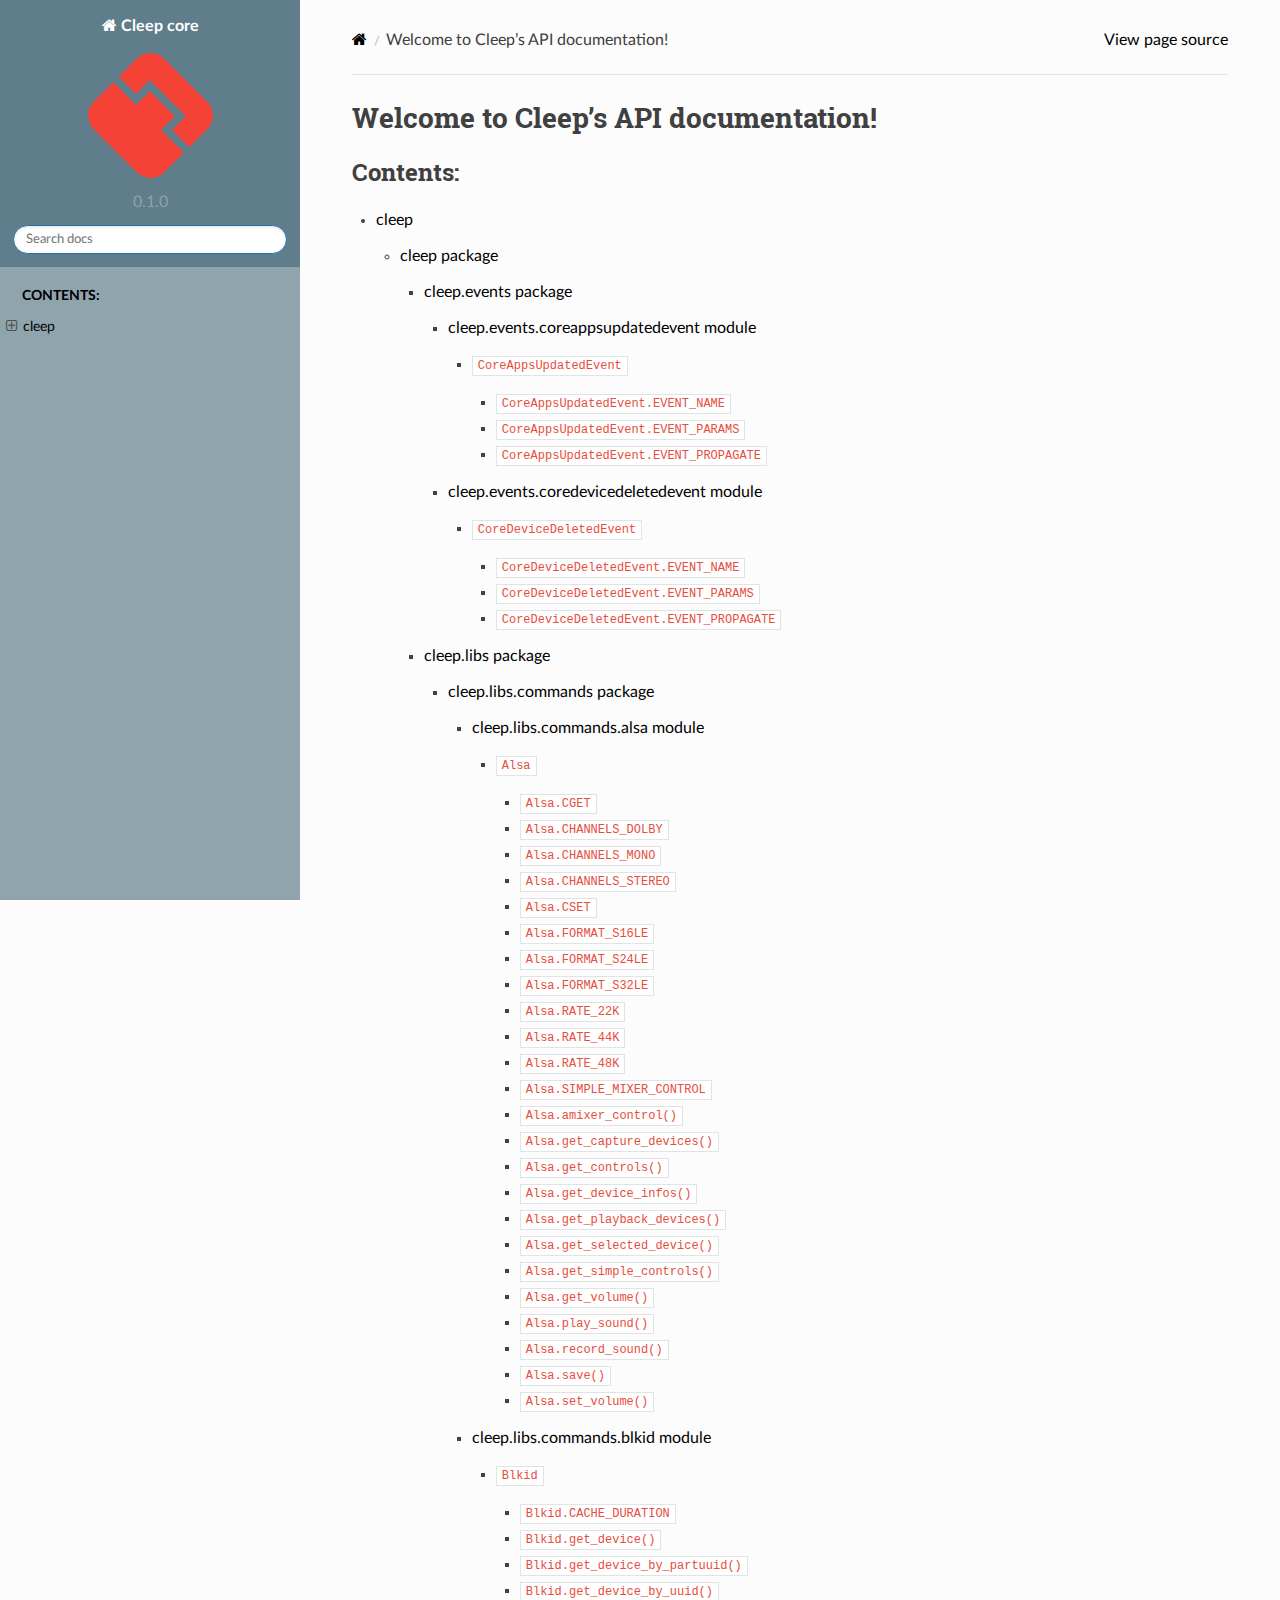
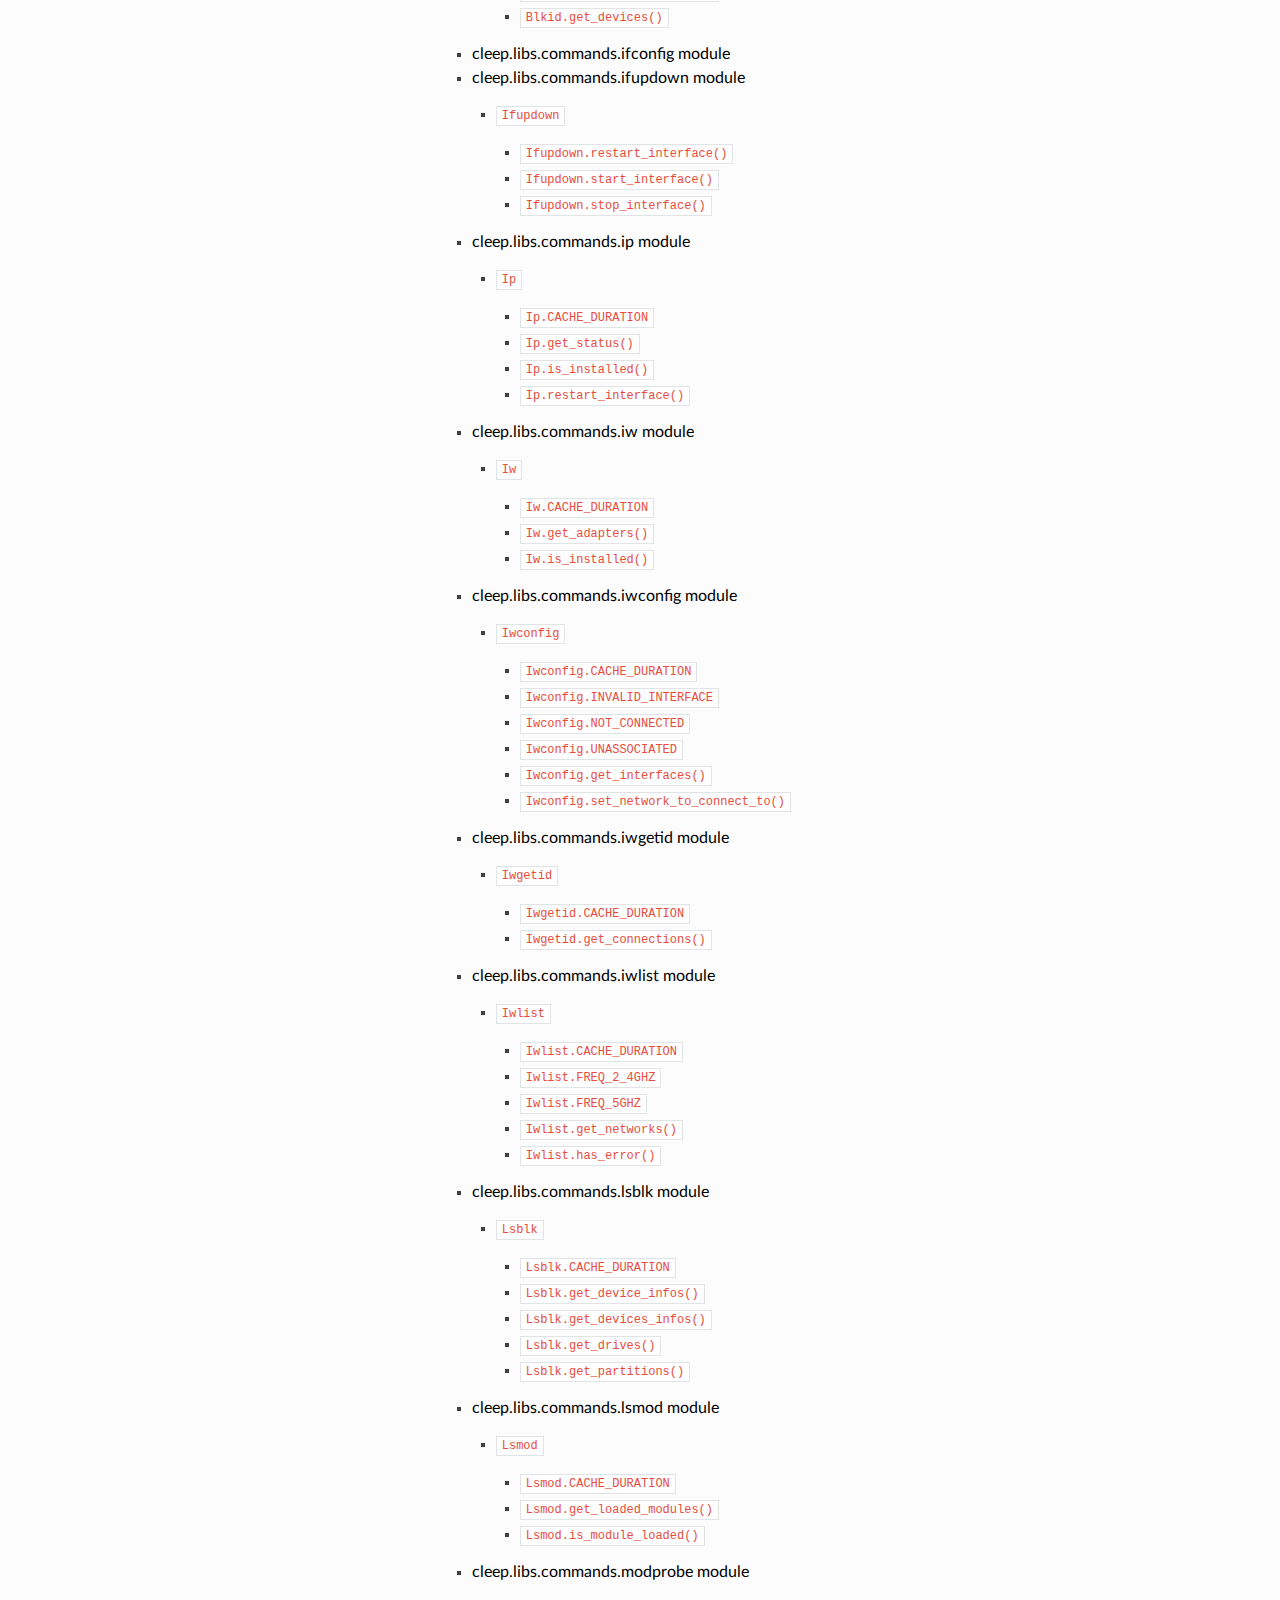
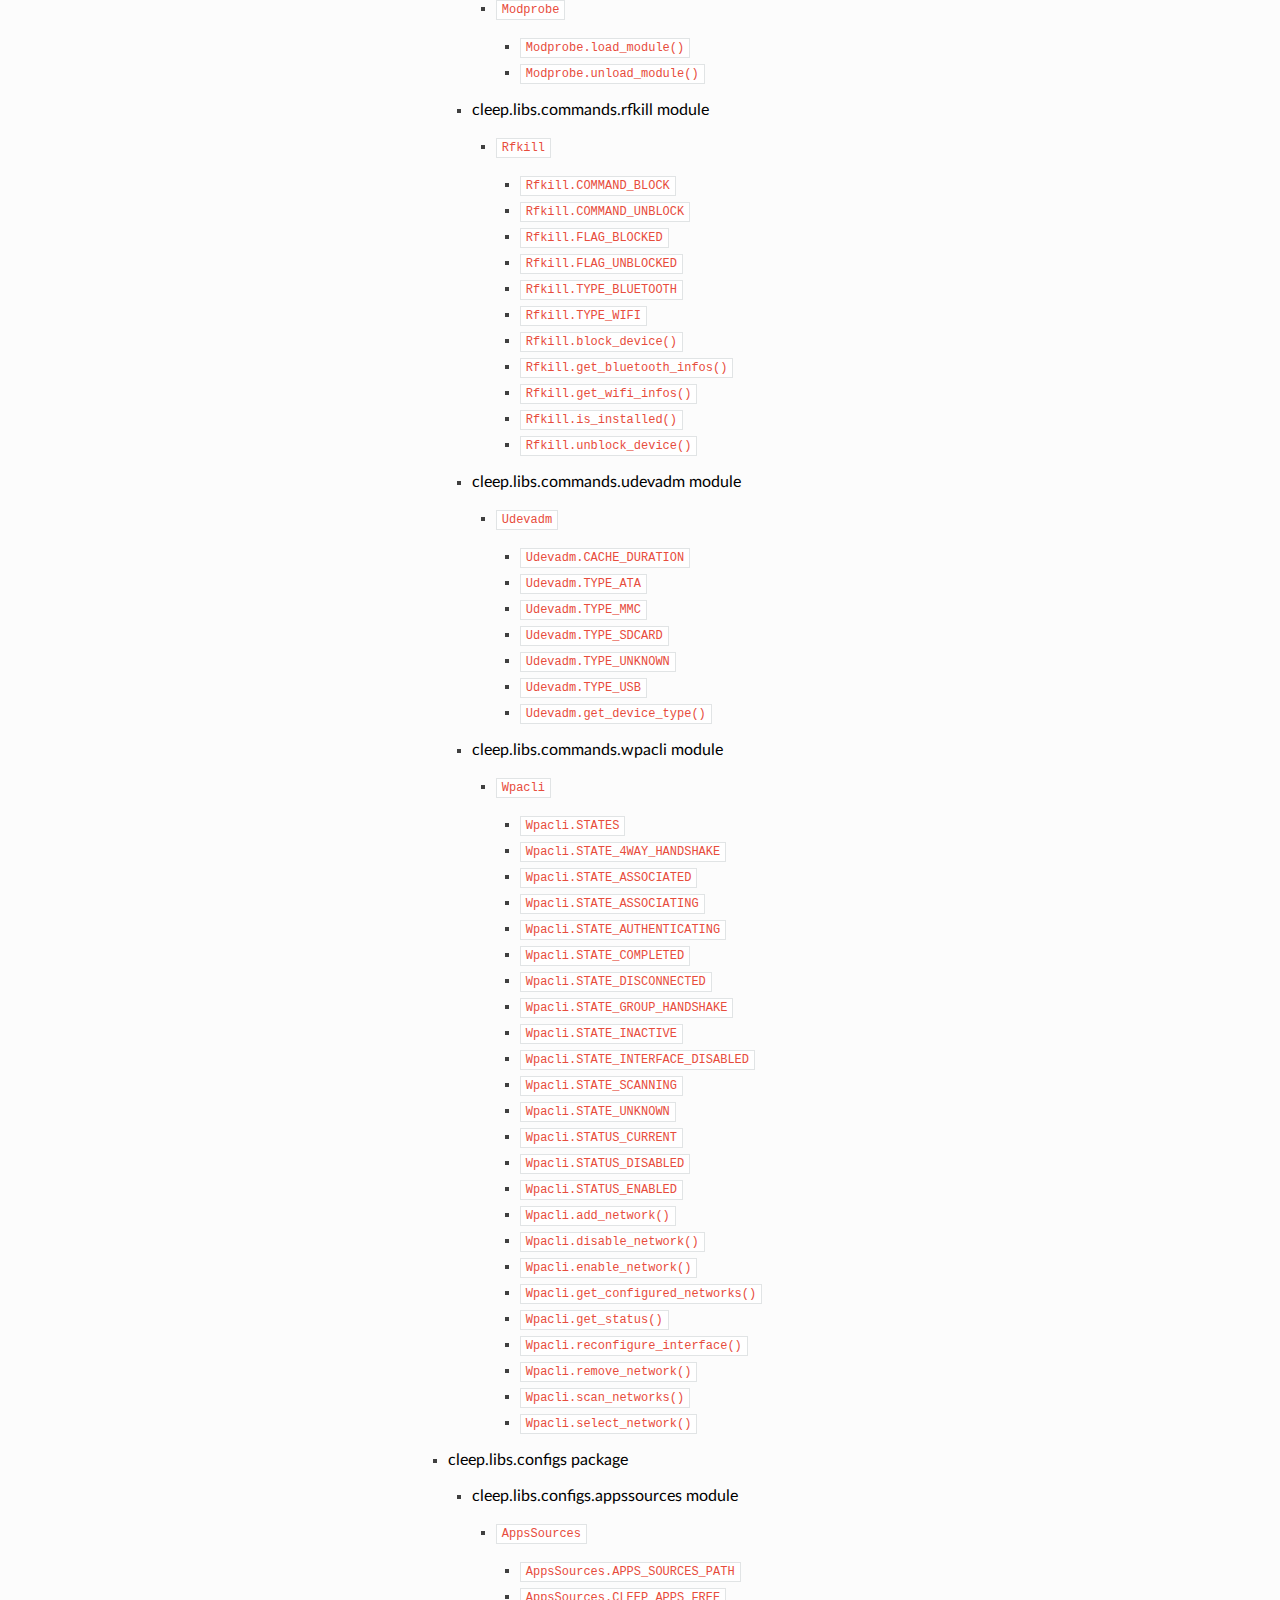
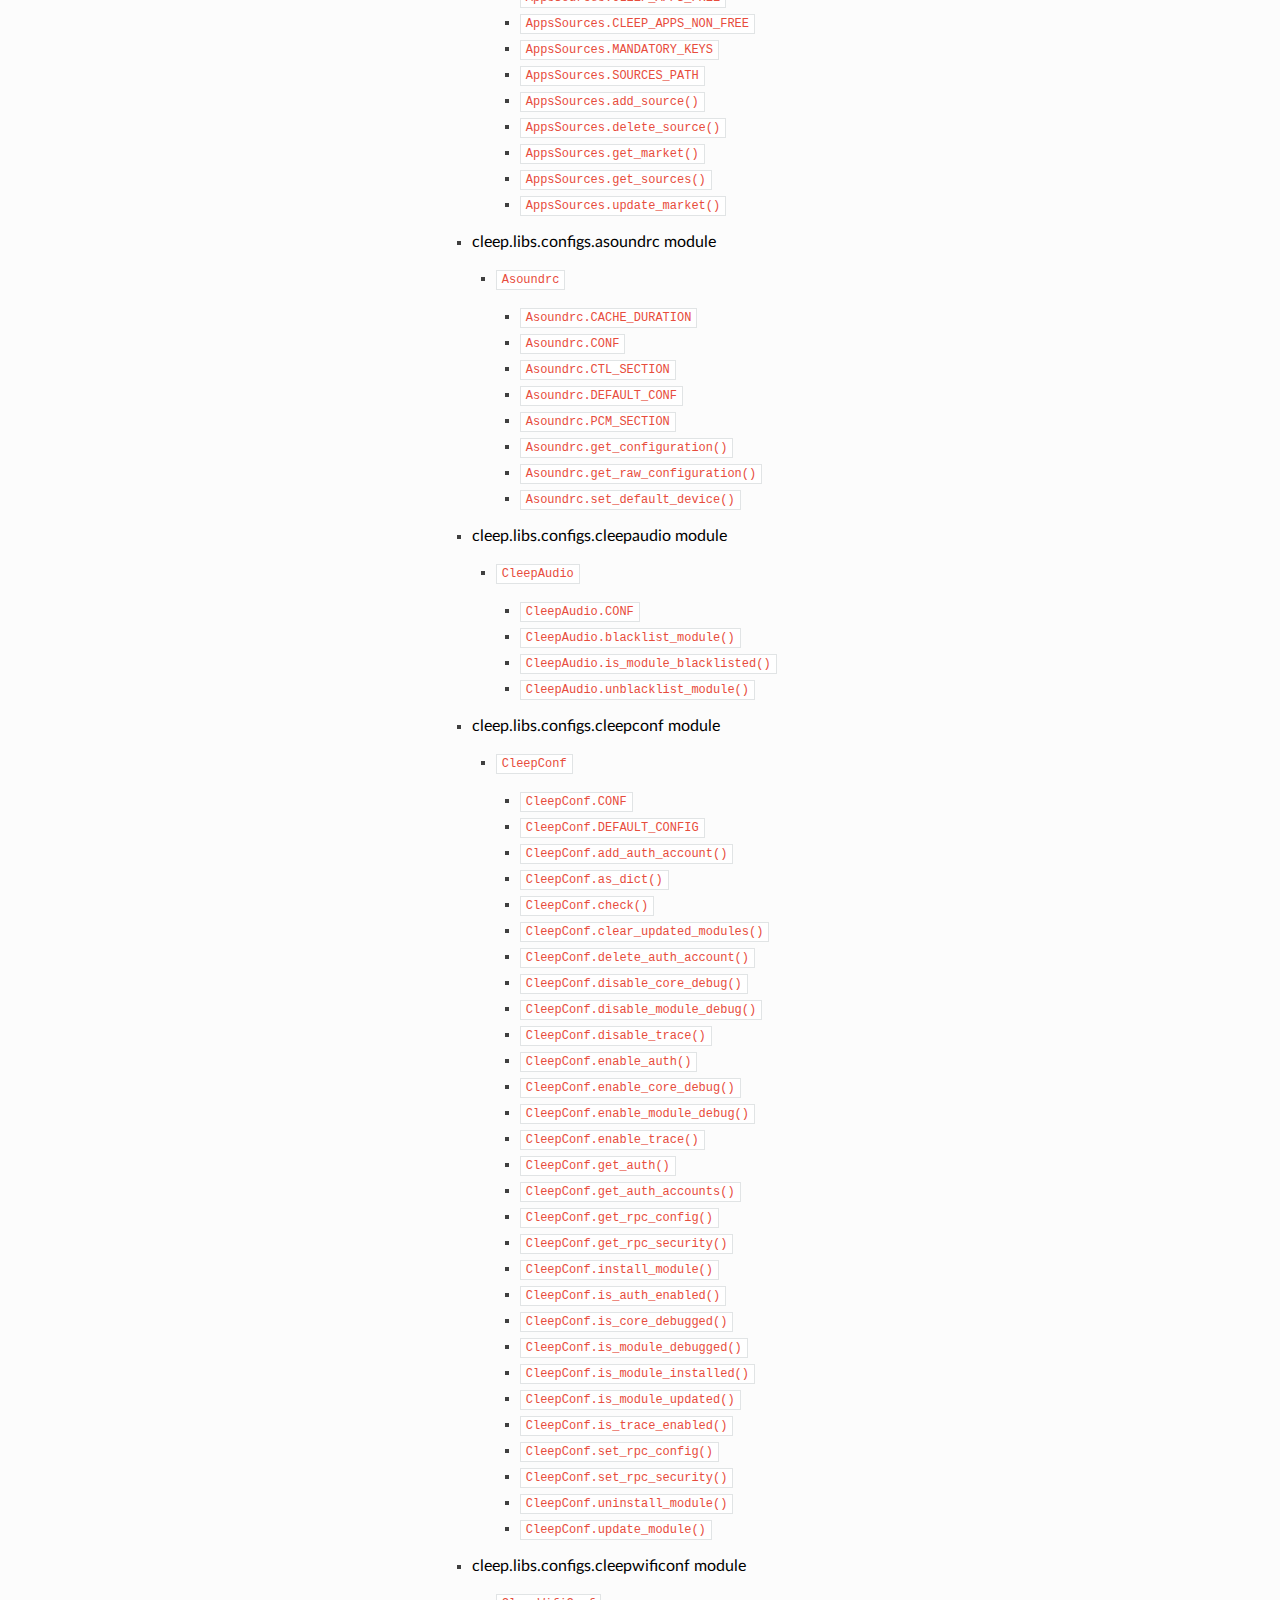
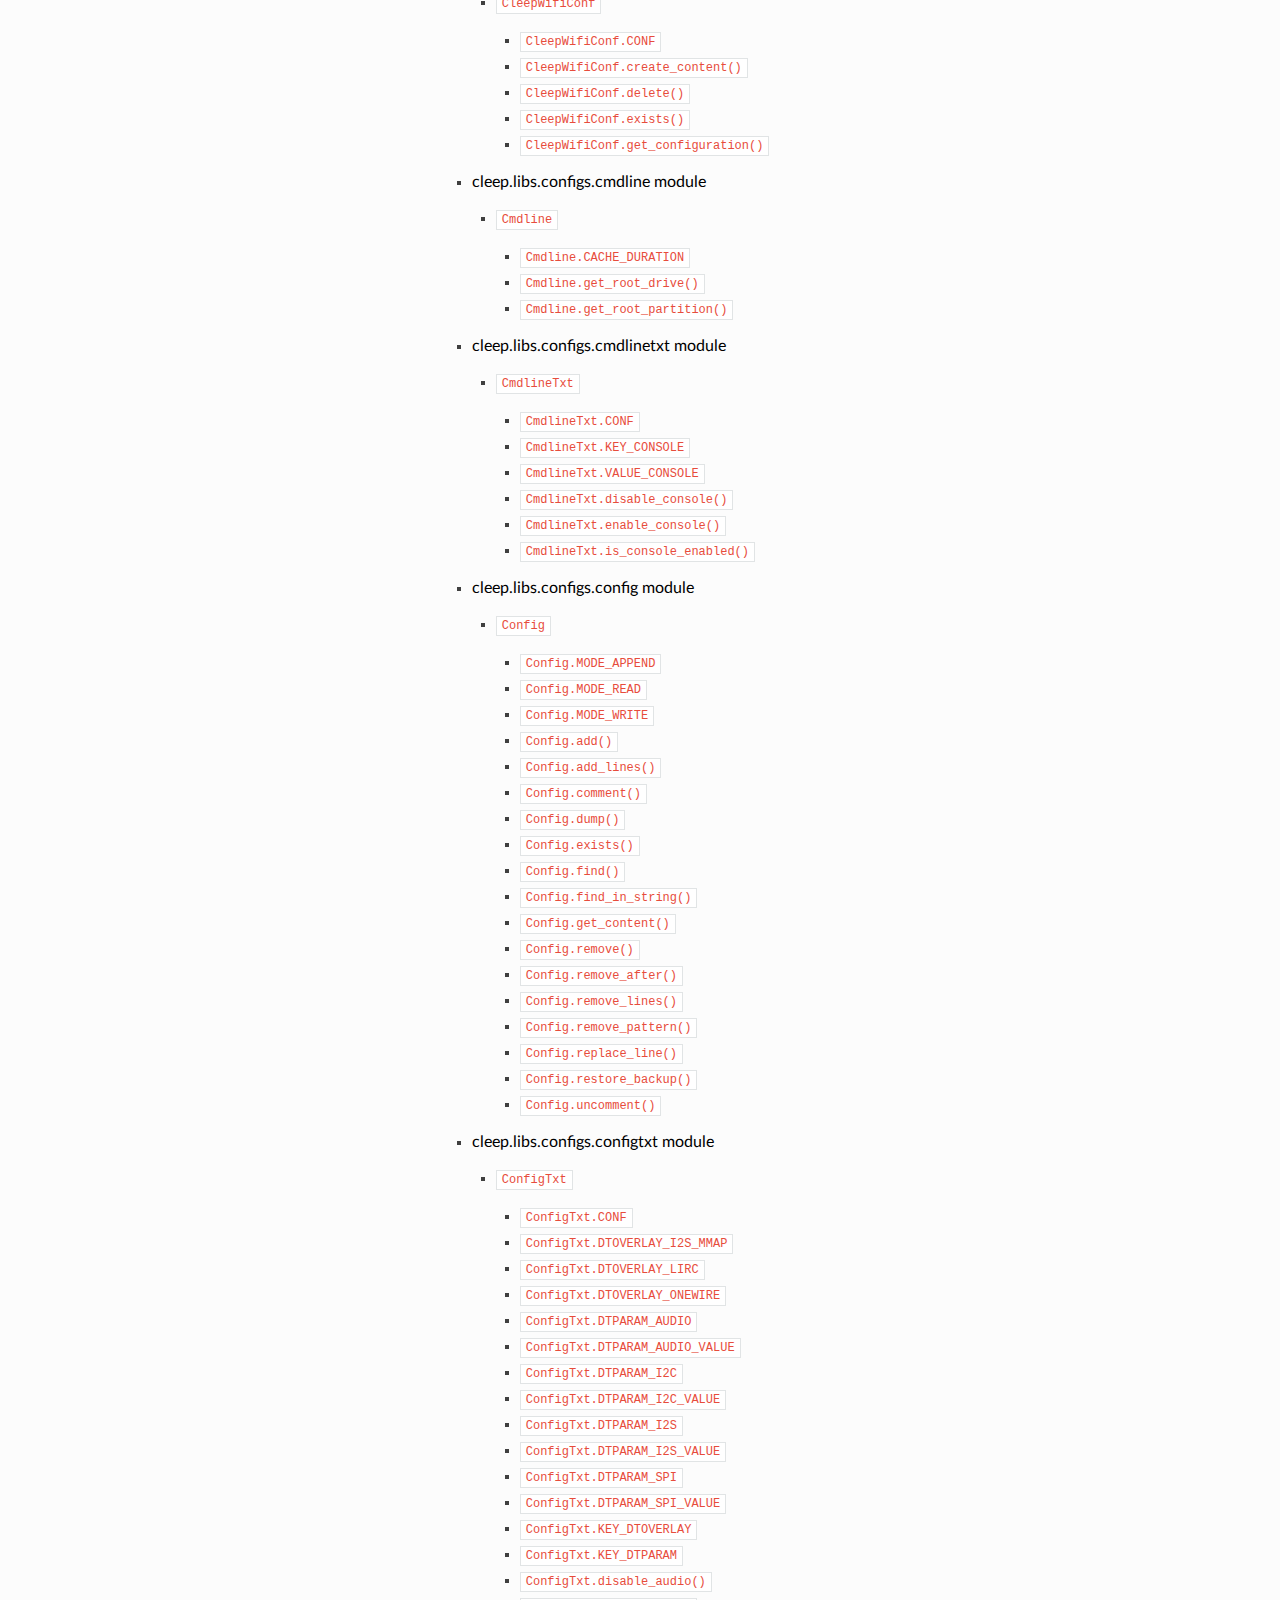
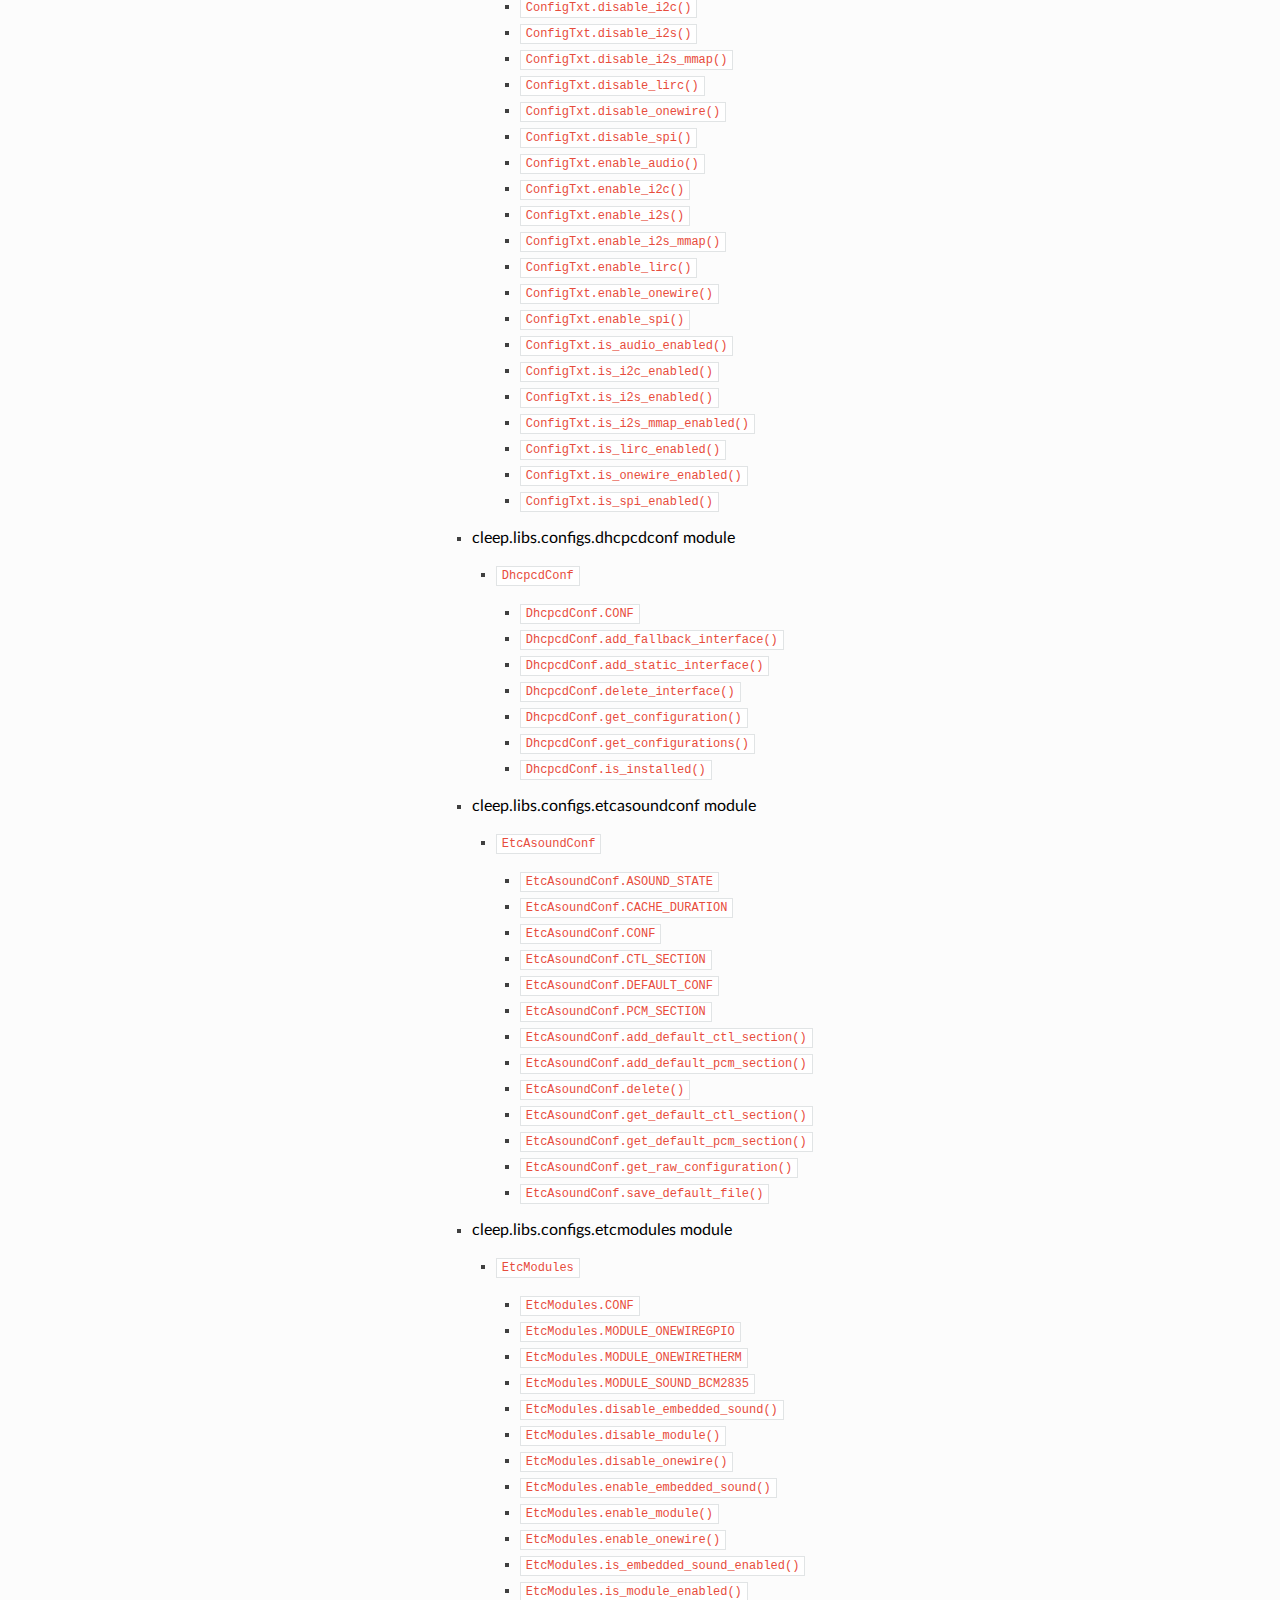
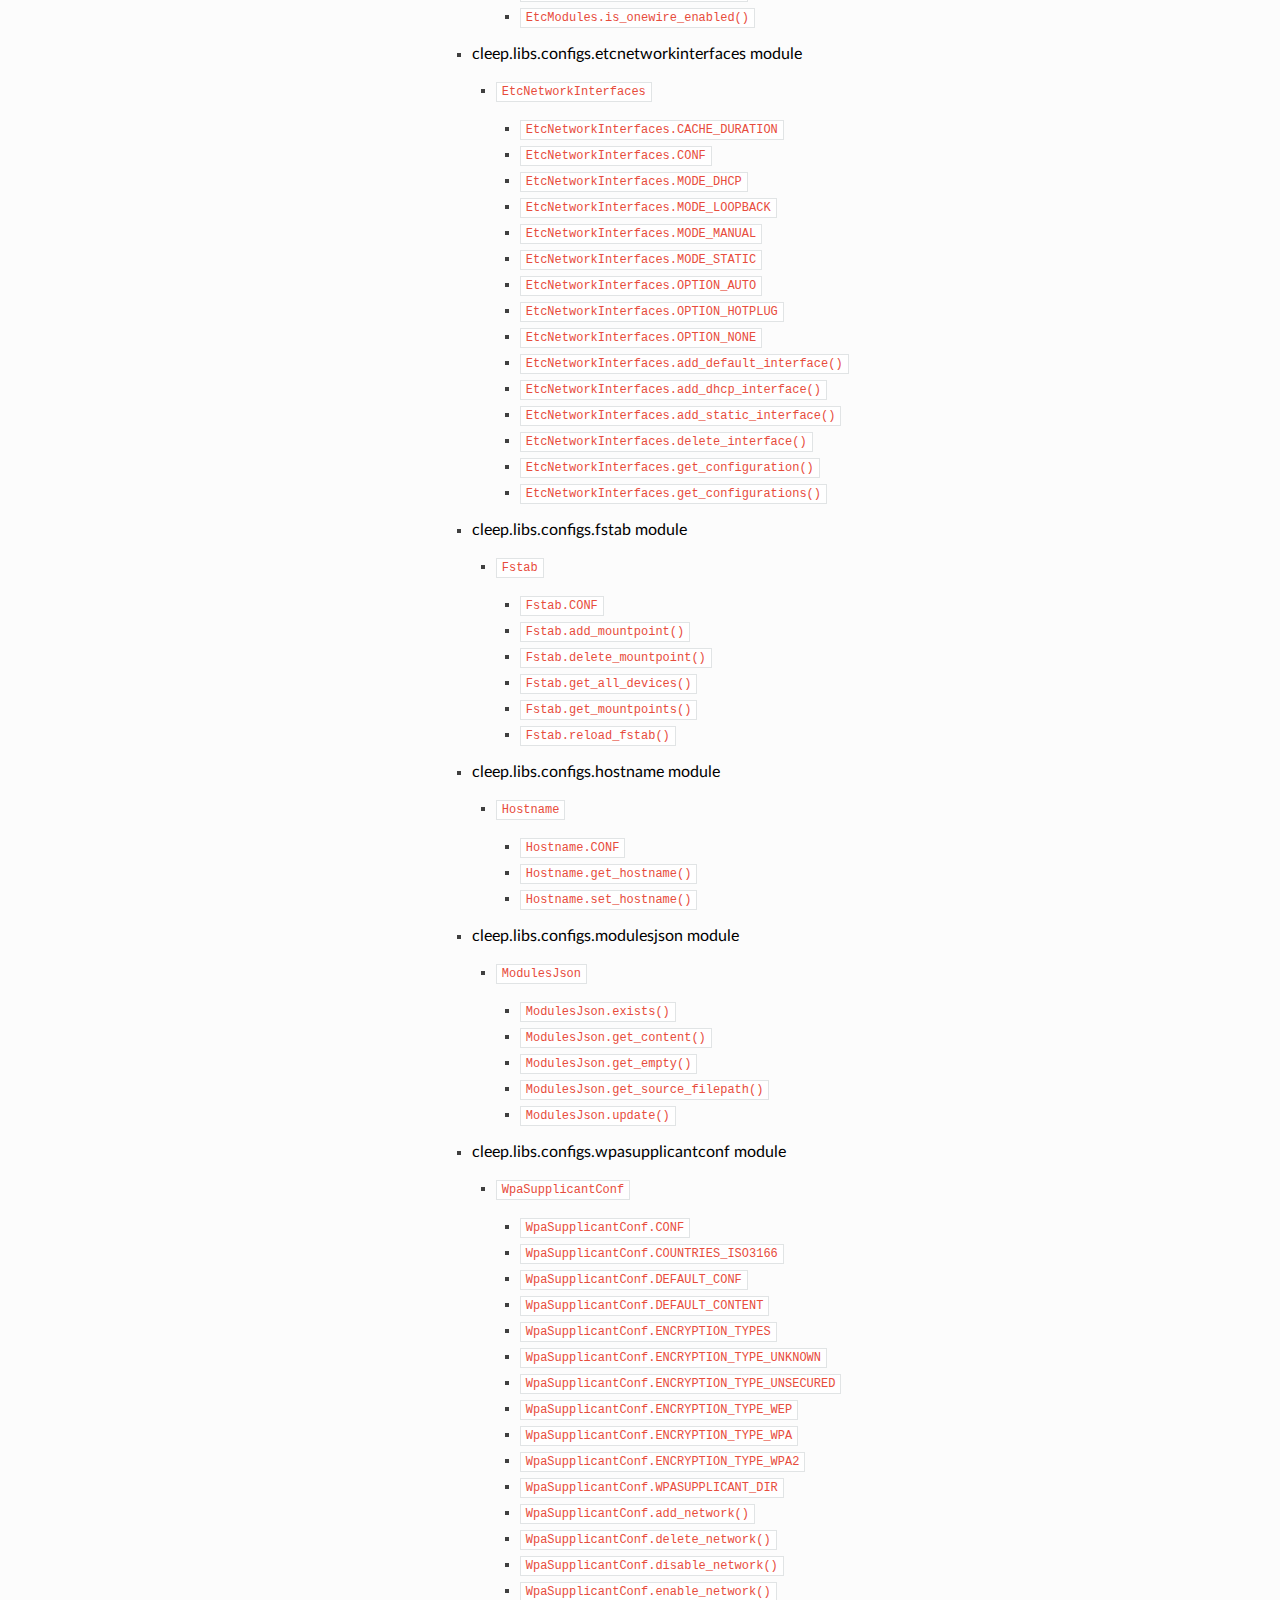
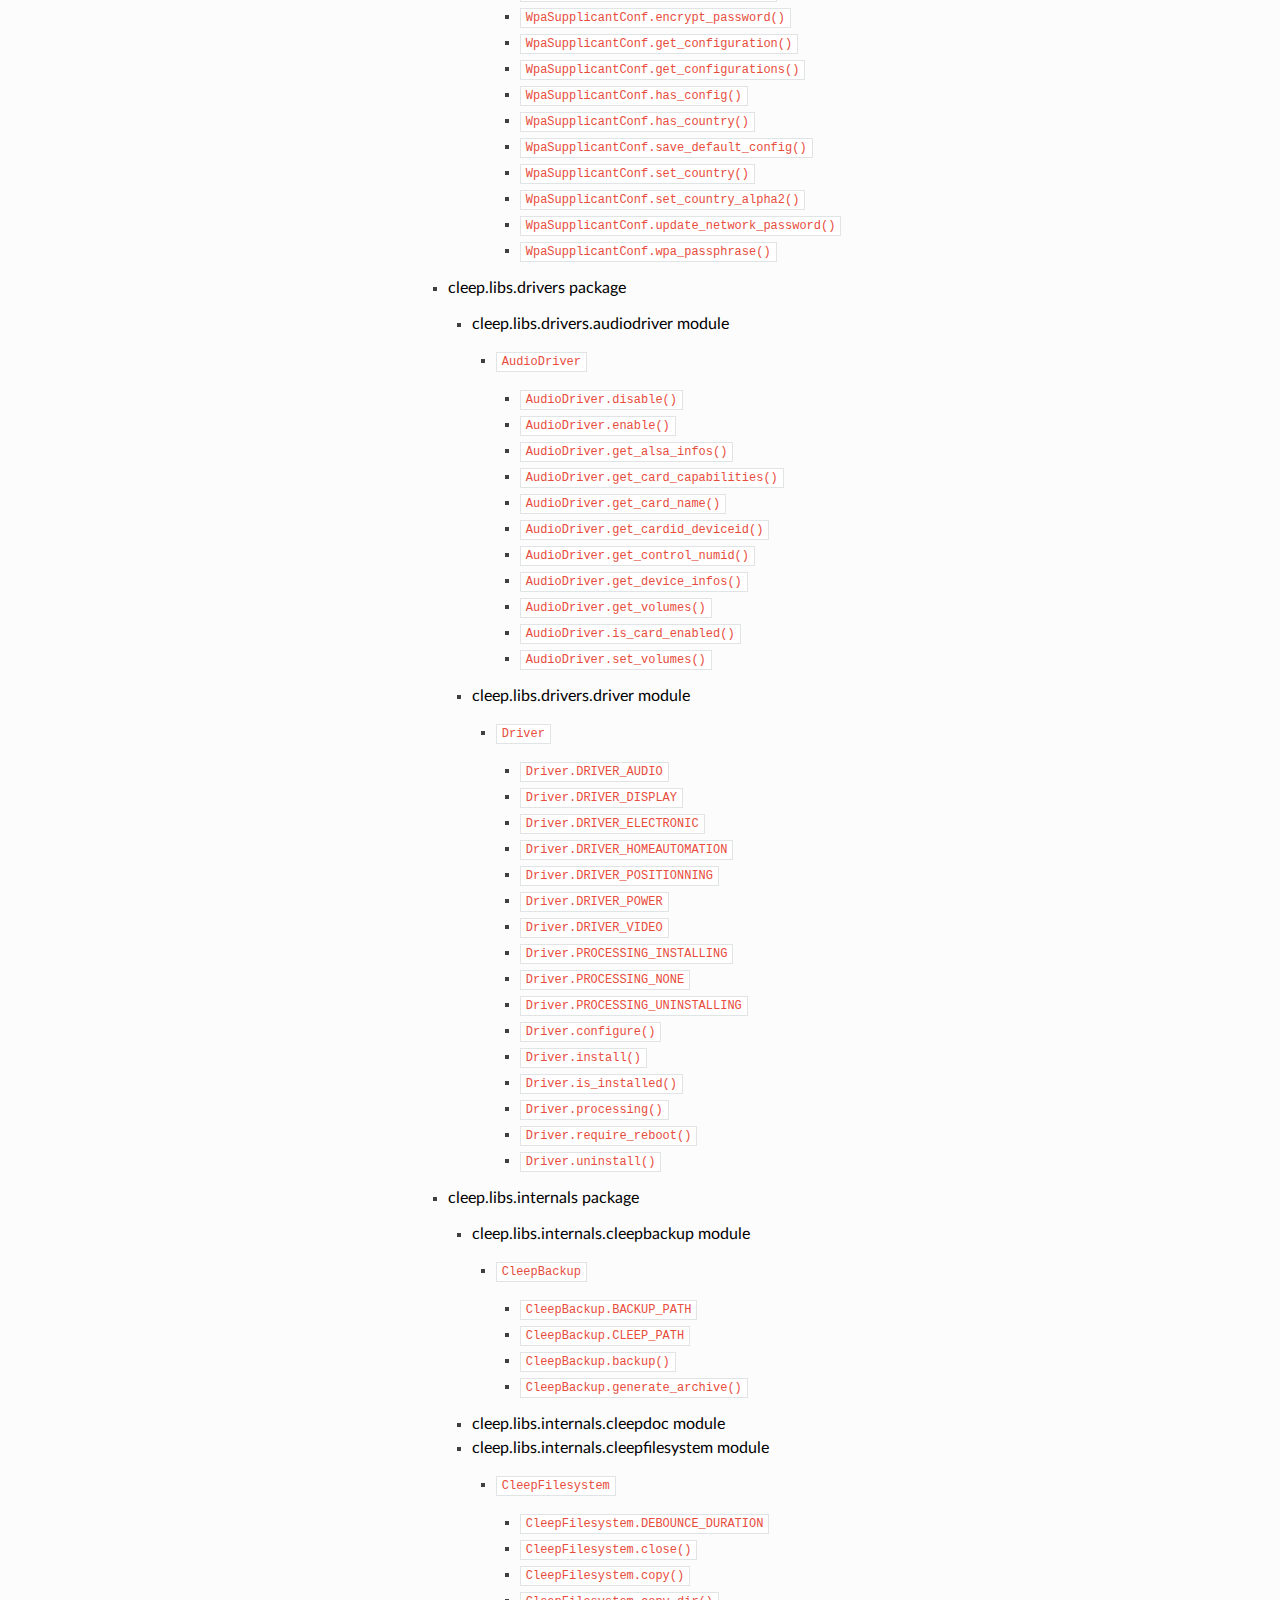
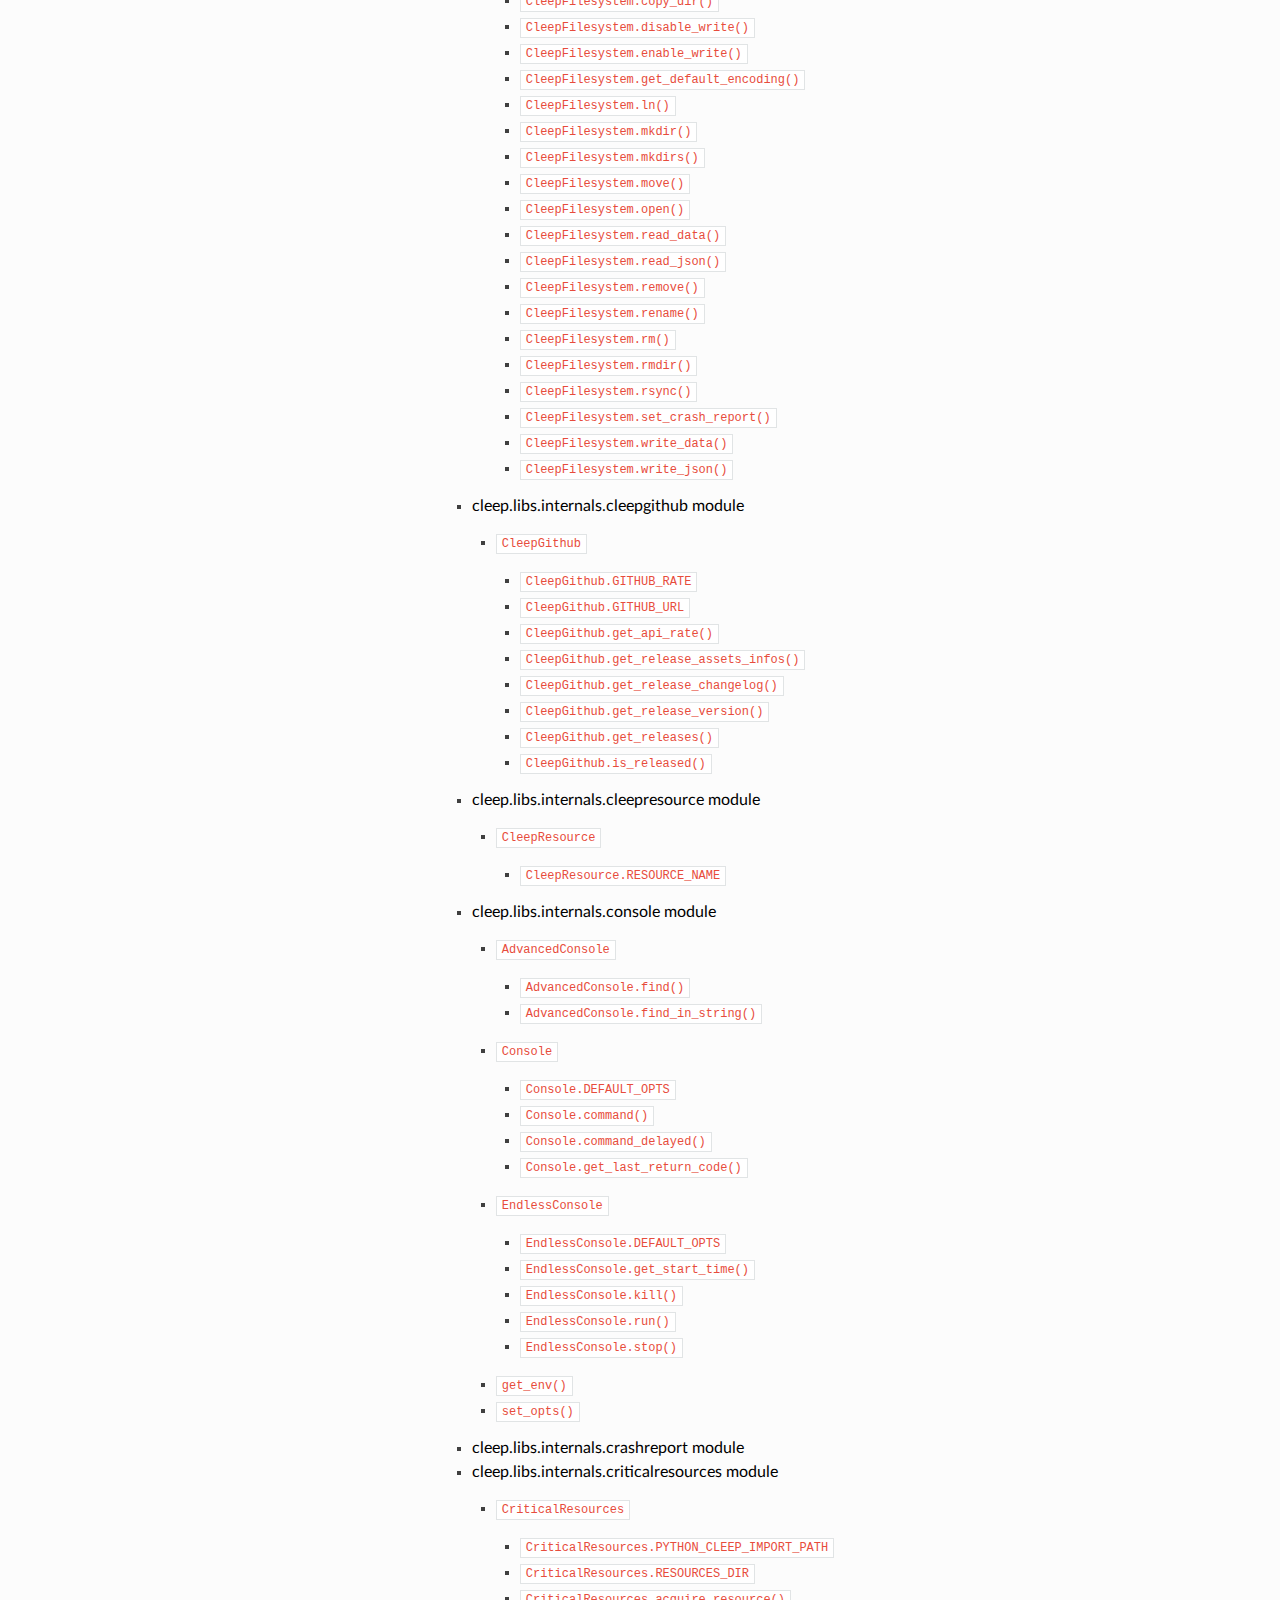
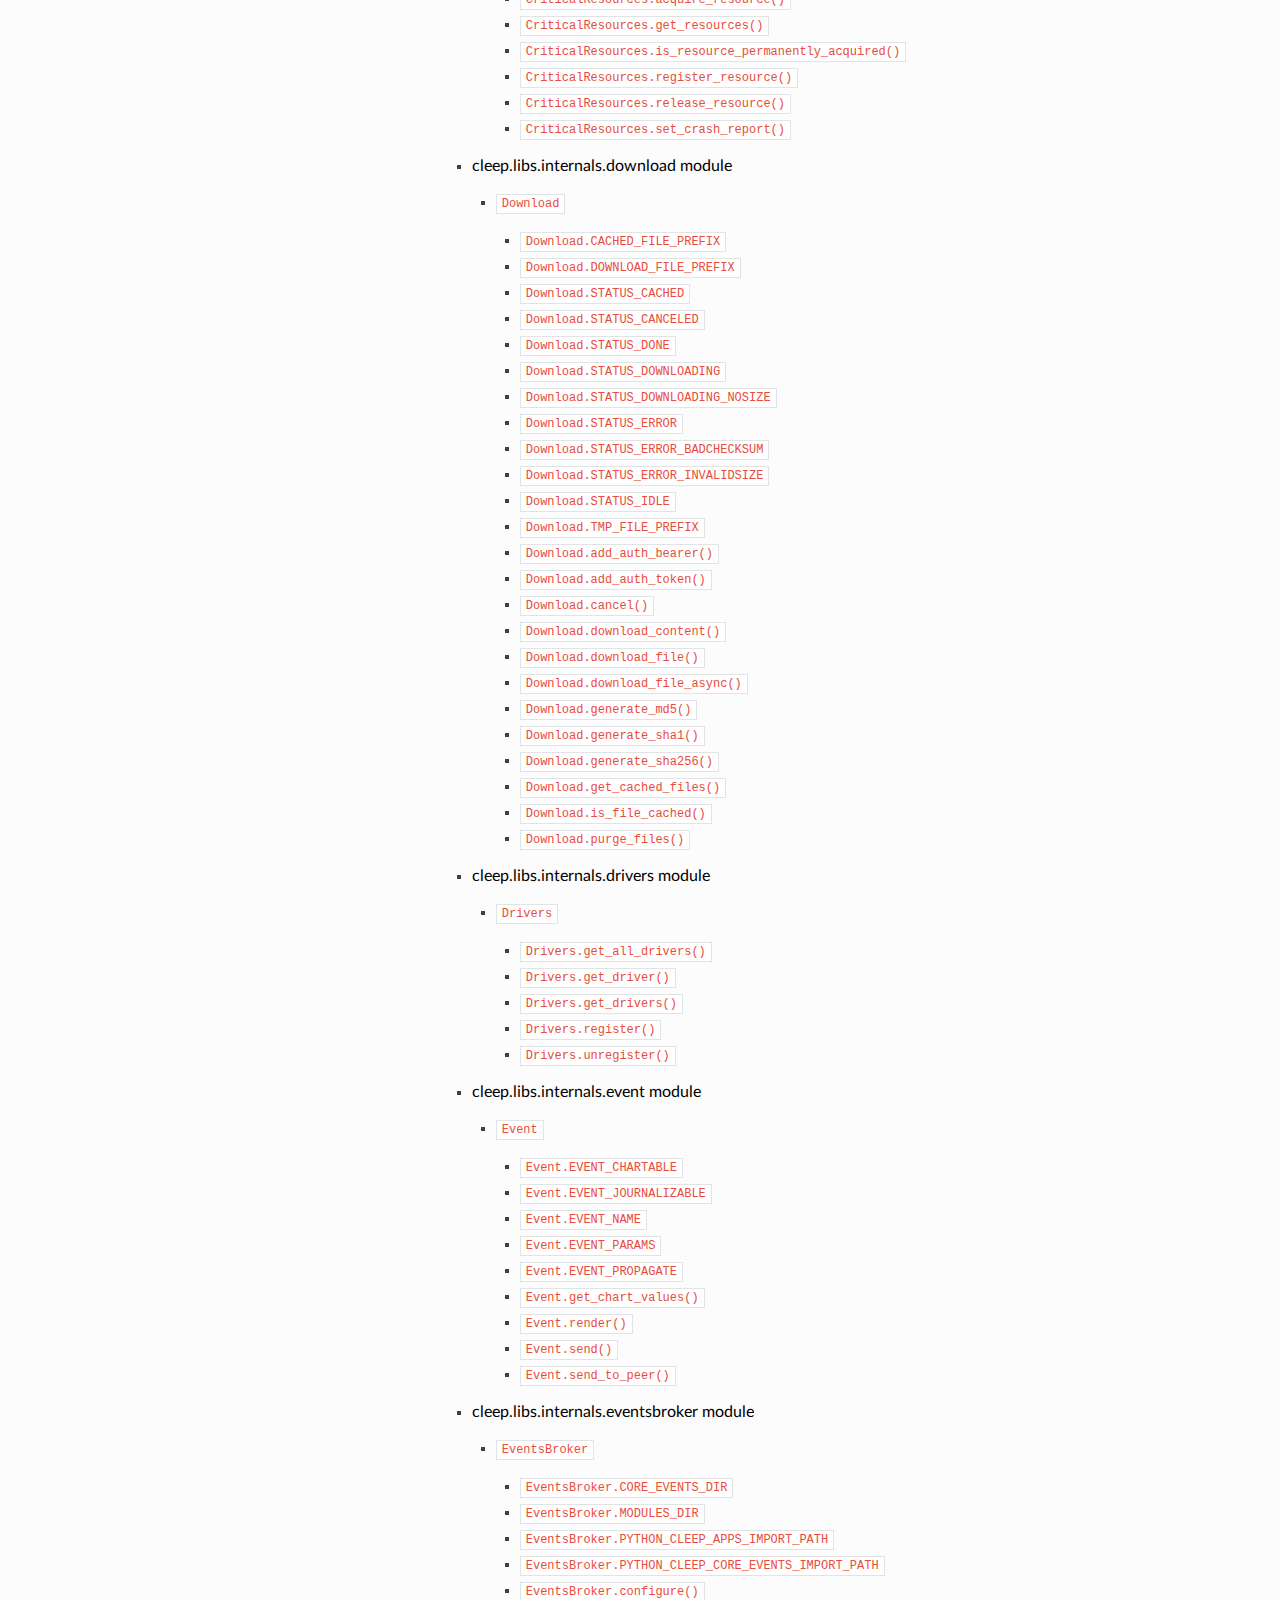
<file: index.html>
<!DOCTYPE html>
<html class="writer-html5" lang="en" >
<head>
  <meta charset="utf-8" /><meta name="generator" content="Docutils 0.17.1: http://docutils.sourceforge.net/" />

  <meta name="viewport" content="width=device-width, initial-scale=1.0" />
  <title>Welcome to Cleep’s API documentation! &mdash; Cleep core 0.1.0 documentation</title>
      <link rel="stylesheet" href="_static/pygments.css" type="text/css" />
      <link rel="stylesheet" href="_static/css/theme.css" type="text/css" />
      <link rel="stylesheet" href="_static/cleep.css" type="text/css" />
      <link rel="stylesheet" href="_static/cleep.css" type="text/css" />
    <link rel="shortcut icon" href="_static/favicon.ico"/>
  <!--[if lt IE 9]>
    <script src="_static/js/html5shiv.min.js"></script>
  <![endif]-->
  
        <script data-url_root="./" id="documentation_options" src="_static/documentation_options.js"></script>
        <script src="_static/jquery.js"></script>
        <script src="_static/underscore.js"></script>
        <script src="_static/_sphinx_javascript_frameworks_compat.js"></script>
        <script src="_static/doctools.js"></script>
        <script src="_static/sphinx_highlight.js"></script>
    <script src="_static/js/theme.js"></script>
    <link rel="index" title="Index" href="genindex.html" />
    <link rel="search" title="Search" href="search.html" />
    <link rel="next" title="cleep" href="source/modules.html" /> 
</head>

<body class="wy-body-for-nav"> 
  <div class="wy-grid-for-nav">
    <nav data-toggle="wy-nav-shift" class="wy-nav-side">
      <div class="wy-side-scroll">
        <div class="wy-side-nav-search"  style="background: #607d8b" >

          
          
          <a href="#" class="icon icon-home">
            Cleep core
              <img src="_static/cleep-logo-red.png" class="logo" alt="Logo"/>
          </a>
              <div class="version">
                0.1.0
              </div>
<div role="search">
  <form id="rtd-search-form" class="wy-form" action="search.html" method="get">
    <input type="text" name="q" placeholder="Search docs" aria-label="Search docs" />
    <input type="hidden" name="check_keywords" value="yes" />
    <input type="hidden" name="area" value="default" />
  </form>
</div>
        </div><div class="wy-menu wy-menu-vertical" data-spy="affix" role="navigation" aria-label="Navigation menu">
              <p class="caption" role="heading"><span class="caption-text">Contents:</span></p>
<ul>
<li class="toctree-l1"><a class="reference internal" href="source/modules.html">cleep</a><ul>
<li class="toctree-l2"><a class="reference internal" href="source/cleep.html">cleep package</a><ul>
<li class="toctree-l3"><a class="reference internal" href="source/cleep.events.html">cleep.events package</a><ul>
<li class="toctree-l4"><a class="reference internal" href="source/cleep.events.html#module-cleep.events.coreappsupdatedevent">cleep.events.coreappsupdatedevent module</a><ul>
<li class="toctree-l5"><a class="reference internal" href="source/cleep.events.html#cleep.events.coreappsupdatedevent.CoreAppsUpdatedEvent"><code class="docutils literal notranslate"><span class="pre">CoreAppsUpdatedEvent</span></code></a><ul>
<li class="toctree-l6"><a class="reference internal" href="source/cleep.events.html#cleep.events.coreappsupdatedevent.CoreAppsUpdatedEvent.EVENT_NAME"><code class="docutils literal notranslate"><span class="pre">CoreAppsUpdatedEvent.EVENT_NAME</span></code></a></li>
<li class="toctree-l6"><a class="reference internal" href="source/cleep.events.html#cleep.events.coreappsupdatedevent.CoreAppsUpdatedEvent.EVENT_PARAMS"><code class="docutils literal notranslate"><span class="pre">CoreAppsUpdatedEvent.EVENT_PARAMS</span></code></a></li>
<li class="toctree-l6"><a class="reference internal" href="source/cleep.events.html#cleep.events.coreappsupdatedevent.CoreAppsUpdatedEvent.EVENT_PROPAGATE"><code class="docutils literal notranslate"><span class="pre">CoreAppsUpdatedEvent.EVENT_PROPAGATE</span></code></a></li>
</ul>
</li>
</ul>
</li>
<li class="toctree-l4"><a class="reference internal" href="source/cleep.events.html#module-cleep.events.coredevicedeletedevent">cleep.events.coredevicedeletedevent module</a><ul>
<li class="toctree-l5"><a class="reference internal" href="source/cleep.events.html#cleep.events.coredevicedeletedevent.CoreDeviceDeletedEvent"><code class="docutils literal notranslate"><span class="pre">CoreDeviceDeletedEvent</span></code></a><ul>
<li class="toctree-l6"><a class="reference internal" href="source/cleep.events.html#cleep.events.coredevicedeletedevent.CoreDeviceDeletedEvent.EVENT_NAME"><code class="docutils literal notranslate"><span class="pre">CoreDeviceDeletedEvent.EVENT_NAME</span></code></a></li>
<li class="toctree-l6"><a class="reference internal" href="source/cleep.events.html#cleep.events.coredevicedeletedevent.CoreDeviceDeletedEvent.EVENT_PARAMS"><code class="docutils literal notranslate"><span class="pre">CoreDeviceDeletedEvent.EVENT_PARAMS</span></code></a></li>
<li class="toctree-l6"><a class="reference internal" href="source/cleep.events.html#cleep.events.coredevicedeletedevent.CoreDeviceDeletedEvent.EVENT_PROPAGATE"><code class="docutils literal notranslate"><span class="pre">CoreDeviceDeletedEvent.EVENT_PROPAGATE</span></code></a></li>
</ul>
</li>
</ul>
</li>
</ul>
</li>
<li class="toctree-l3"><a class="reference internal" href="source/cleep.libs.html">cleep.libs package</a><ul>
<li class="toctree-l4"><a class="reference internal" href="source/cleep.libs.commands.html">cleep.libs.commands package</a><ul>
<li class="toctree-l5"><a class="reference internal" href="source/cleep.libs.commands.html#module-cleep.libs.commands.alsa">cleep.libs.commands.alsa module</a><ul>
<li class="toctree-l6"><a class="reference internal" href="source/cleep.libs.commands.html#cleep.libs.commands.alsa.Alsa"><code class="docutils literal notranslate"><span class="pre">Alsa</span></code></a></li>
</ul>
</li>
<li class="toctree-l5"><a class="reference internal" href="source/cleep.libs.commands.html#module-cleep.libs.commands.blkid">cleep.libs.commands.blkid module</a><ul>
<li class="toctree-l6"><a class="reference internal" href="source/cleep.libs.commands.html#cleep.libs.commands.blkid.Blkid"><code class="docutils literal notranslate"><span class="pre">Blkid</span></code></a></li>
</ul>
</li>
<li class="toctree-l5"><a class="reference internal" href="source/cleep.libs.commands.html#cleep-libs-commands-ifconfig-module">cleep.libs.commands.ifconfig module</a></li>
<li class="toctree-l5"><a class="reference internal" href="source/cleep.libs.commands.html#module-cleep.libs.commands.ifupdown">cleep.libs.commands.ifupdown module</a><ul>
<li class="toctree-l6"><a class="reference internal" href="source/cleep.libs.commands.html#cleep.libs.commands.ifupdown.Ifupdown"><code class="docutils literal notranslate"><span class="pre">Ifupdown</span></code></a></li>
</ul>
</li>
<li class="toctree-l5"><a class="reference internal" href="source/cleep.libs.commands.html#module-cleep.libs.commands.ip">cleep.libs.commands.ip module</a><ul>
<li class="toctree-l6"><a class="reference internal" href="source/cleep.libs.commands.html#cleep.libs.commands.ip.Ip"><code class="docutils literal notranslate"><span class="pre">Ip</span></code></a></li>
</ul>
</li>
<li class="toctree-l5"><a class="reference internal" href="source/cleep.libs.commands.html#module-cleep.libs.commands.iw">cleep.libs.commands.iw module</a><ul>
<li class="toctree-l6"><a class="reference internal" href="source/cleep.libs.commands.html#cleep.libs.commands.iw.Iw"><code class="docutils literal notranslate"><span class="pre">Iw</span></code></a></li>
</ul>
</li>
<li class="toctree-l5"><a class="reference internal" href="source/cleep.libs.commands.html#module-cleep.libs.commands.iwconfig">cleep.libs.commands.iwconfig module</a><ul>
<li class="toctree-l6"><a class="reference internal" href="source/cleep.libs.commands.html#cleep.libs.commands.iwconfig.Iwconfig"><code class="docutils literal notranslate"><span class="pre">Iwconfig</span></code></a></li>
</ul>
</li>
<li class="toctree-l5"><a class="reference internal" href="source/cleep.libs.commands.html#module-cleep.libs.commands.iwgetid">cleep.libs.commands.iwgetid module</a><ul>
<li class="toctree-l6"><a class="reference internal" href="source/cleep.libs.commands.html#cleep.libs.commands.iwgetid.Iwgetid"><code class="docutils literal notranslate"><span class="pre">Iwgetid</span></code></a></li>
</ul>
</li>
<li class="toctree-l5"><a class="reference internal" href="source/cleep.libs.commands.html#module-cleep.libs.commands.iwlist">cleep.libs.commands.iwlist module</a><ul>
<li class="toctree-l6"><a class="reference internal" href="source/cleep.libs.commands.html#cleep.libs.commands.iwlist.Iwlist"><code class="docutils literal notranslate"><span class="pre">Iwlist</span></code></a></li>
</ul>
</li>
<li class="toctree-l5"><a class="reference internal" href="source/cleep.libs.commands.html#module-cleep.libs.commands.lsblk">cleep.libs.commands.lsblk module</a><ul>
<li class="toctree-l6"><a class="reference internal" href="source/cleep.libs.commands.html#cleep.libs.commands.lsblk.Lsblk"><code class="docutils literal notranslate"><span class="pre">Lsblk</span></code></a></li>
</ul>
</li>
<li class="toctree-l5"><a class="reference internal" href="source/cleep.libs.commands.html#module-cleep.libs.commands.lsmod">cleep.libs.commands.lsmod module</a><ul>
<li class="toctree-l6"><a class="reference internal" href="source/cleep.libs.commands.html#cleep.libs.commands.lsmod.Lsmod"><code class="docutils literal notranslate"><span class="pre">Lsmod</span></code></a></li>
</ul>
</li>
<li class="toctree-l5"><a class="reference internal" href="source/cleep.libs.commands.html#module-cleep.libs.commands.modprobe">cleep.libs.commands.modprobe module</a><ul>
<li class="toctree-l6"><a class="reference internal" href="source/cleep.libs.commands.html#cleep.libs.commands.modprobe.Modprobe"><code class="docutils literal notranslate"><span class="pre">Modprobe</span></code></a></li>
</ul>
</li>
<li class="toctree-l5"><a class="reference internal" href="source/cleep.libs.commands.html#module-cleep.libs.commands.rfkill">cleep.libs.commands.rfkill module</a><ul>
<li class="toctree-l6"><a class="reference internal" href="source/cleep.libs.commands.html#cleep.libs.commands.rfkill.Rfkill"><code class="docutils literal notranslate"><span class="pre">Rfkill</span></code></a></li>
</ul>
</li>
<li class="toctree-l5"><a class="reference internal" href="source/cleep.libs.commands.html#module-cleep.libs.commands.udevadm">cleep.libs.commands.udevadm module</a><ul>
<li class="toctree-l6"><a class="reference internal" href="source/cleep.libs.commands.html#cleep.libs.commands.udevadm.Udevadm"><code class="docutils literal notranslate"><span class="pre">Udevadm</span></code></a></li>
</ul>
</li>
<li class="toctree-l5"><a class="reference internal" href="source/cleep.libs.commands.html#module-cleep.libs.commands.wpacli">cleep.libs.commands.wpacli module</a><ul>
<li class="toctree-l6"><a class="reference internal" href="source/cleep.libs.commands.html#cleep.libs.commands.wpacli.Wpacli"><code class="docutils literal notranslate"><span class="pre">Wpacli</span></code></a></li>
</ul>
</li>
</ul>
</li>
<li class="toctree-l4"><a class="reference internal" href="source/cleep.libs.configs.html">cleep.libs.configs package</a><ul>
<li class="toctree-l5"><a class="reference internal" href="source/cleep.libs.configs.html#module-cleep.libs.configs.appssources">cleep.libs.configs.appssources module</a><ul>
<li class="toctree-l6"><a class="reference internal" href="source/cleep.libs.configs.html#cleep.libs.configs.appssources.AppsSources"><code class="docutils literal notranslate"><span class="pre">AppsSources</span></code></a></li>
</ul>
</li>
<li class="toctree-l5"><a class="reference internal" href="source/cleep.libs.configs.html#module-cleep.libs.configs.asoundrc">cleep.libs.configs.asoundrc module</a><ul>
<li class="toctree-l6"><a class="reference internal" href="source/cleep.libs.configs.html#cleep.libs.configs.asoundrc.Asoundrc"><code class="docutils literal notranslate"><span class="pre">Asoundrc</span></code></a></li>
</ul>
</li>
<li class="toctree-l5"><a class="reference internal" href="source/cleep.libs.configs.html#module-cleep.libs.configs.cleepaudio">cleep.libs.configs.cleepaudio module</a><ul>
<li class="toctree-l6"><a class="reference internal" href="source/cleep.libs.configs.html#cleep.libs.configs.cleepaudio.CleepAudio"><code class="docutils literal notranslate"><span class="pre">CleepAudio</span></code></a></li>
</ul>
</li>
<li class="toctree-l5"><a class="reference internal" href="source/cleep.libs.configs.html#module-cleep.libs.configs.cleepconf">cleep.libs.configs.cleepconf module</a><ul>
<li class="toctree-l6"><a class="reference internal" href="source/cleep.libs.configs.html#cleep.libs.configs.cleepconf.CleepConf"><code class="docutils literal notranslate"><span class="pre">CleepConf</span></code></a></li>
</ul>
</li>
<li class="toctree-l5"><a class="reference internal" href="source/cleep.libs.configs.html#module-cleep.libs.configs.cleepwificonf">cleep.libs.configs.cleepwificonf module</a><ul>
<li class="toctree-l6"><a class="reference internal" href="source/cleep.libs.configs.html#cleep.libs.configs.cleepwificonf.CleepWifiConf"><code class="docutils literal notranslate"><span class="pre">CleepWifiConf</span></code></a></li>
</ul>
</li>
<li class="toctree-l5"><a class="reference internal" href="source/cleep.libs.configs.html#module-cleep.libs.configs.cmdline">cleep.libs.configs.cmdline module</a><ul>
<li class="toctree-l6"><a class="reference internal" href="source/cleep.libs.configs.html#cleep.libs.configs.cmdline.Cmdline"><code class="docutils literal notranslate"><span class="pre">Cmdline</span></code></a></li>
</ul>
</li>
<li class="toctree-l5"><a class="reference internal" href="source/cleep.libs.configs.html#module-cleep.libs.configs.cmdlinetxt">cleep.libs.configs.cmdlinetxt module</a><ul>
<li class="toctree-l6"><a class="reference internal" href="source/cleep.libs.configs.html#cleep.libs.configs.cmdlinetxt.CmdlineTxt"><code class="docutils literal notranslate"><span class="pre">CmdlineTxt</span></code></a></li>
</ul>
</li>
<li class="toctree-l5"><a class="reference internal" href="source/cleep.libs.configs.html#module-cleep.libs.configs.config">cleep.libs.configs.config module</a><ul>
<li class="toctree-l6"><a class="reference internal" href="source/cleep.libs.configs.html#cleep.libs.configs.config.Config"><code class="docutils literal notranslate"><span class="pre">Config</span></code></a></li>
</ul>
</li>
<li class="toctree-l5"><a class="reference internal" href="source/cleep.libs.configs.html#module-cleep.libs.configs.configtxt">cleep.libs.configs.configtxt module</a><ul>
<li class="toctree-l6"><a class="reference internal" href="source/cleep.libs.configs.html#cleep.libs.configs.configtxt.ConfigTxt"><code class="docutils literal notranslate"><span class="pre">ConfigTxt</span></code></a></li>
</ul>
</li>
<li class="toctree-l5"><a class="reference internal" href="source/cleep.libs.configs.html#module-cleep.libs.configs.dhcpcdconf">cleep.libs.configs.dhcpcdconf module</a><ul>
<li class="toctree-l6"><a class="reference internal" href="source/cleep.libs.configs.html#cleep.libs.configs.dhcpcdconf.DhcpcdConf"><code class="docutils literal notranslate"><span class="pre">DhcpcdConf</span></code></a></li>
</ul>
</li>
<li class="toctree-l5"><a class="reference internal" href="source/cleep.libs.configs.html#module-cleep.libs.configs.etcasoundconf">cleep.libs.configs.etcasoundconf module</a><ul>
<li class="toctree-l6"><a class="reference internal" href="source/cleep.libs.configs.html#cleep.libs.configs.etcasoundconf.EtcAsoundConf"><code class="docutils literal notranslate"><span class="pre">EtcAsoundConf</span></code></a></li>
</ul>
</li>
<li class="toctree-l5"><a class="reference internal" href="source/cleep.libs.configs.html#module-cleep.libs.configs.etcmodules">cleep.libs.configs.etcmodules module</a><ul>
<li class="toctree-l6"><a class="reference internal" href="source/cleep.libs.configs.html#cleep.libs.configs.etcmodules.EtcModules"><code class="docutils literal notranslate"><span class="pre">EtcModules</span></code></a></li>
</ul>
</li>
<li class="toctree-l5"><a class="reference internal" href="source/cleep.libs.configs.html#module-cleep.libs.configs.etcnetworkinterfaces">cleep.libs.configs.etcnetworkinterfaces module</a><ul>
<li class="toctree-l6"><a class="reference internal" href="source/cleep.libs.configs.html#cleep.libs.configs.etcnetworkinterfaces.EtcNetworkInterfaces"><code class="docutils literal notranslate"><span class="pre">EtcNetworkInterfaces</span></code></a></li>
</ul>
</li>
<li class="toctree-l5"><a class="reference internal" href="source/cleep.libs.configs.html#module-cleep.libs.configs.fstab">cleep.libs.configs.fstab module</a><ul>
<li class="toctree-l6"><a class="reference internal" href="source/cleep.libs.configs.html#cleep.libs.configs.fstab.Fstab"><code class="docutils literal notranslate"><span class="pre">Fstab</span></code></a></li>
</ul>
</li>
<li class="toctree-l5"><a class="reference internal" href="source/cleep.libs.configs.html#module-cleep.libs.configs.hostname">cleep.libs.configs.hostname module</a><ul>
<li class="toctree-l6"><a class="reference internal" href="source/cleep.libs.configs.html#cleep.libs.configs.hostname.Hostname"><code class="docutils literal notranslate"><span class="pre">Hostname</span></code></a></li>
</ul>
</li>
<li class="toctree-l5"><a class="reference internal" href="source/cleep.libs.configs.html#module-cleep.libs.configs.modulesjson">cleep.libs.configs.modulesjson module</a><ul>
<li class="toctree-l6"><a class="reference internal" href="source/cleep.libs.configs.html#cleep.libs.configs.modulesjson.ModulesJson"><code class="docutils literal notranslate"><span class="pre">ModulesJson</span></code></a></li>
</ul>
</li>
<li class="toctree-l5"><a class="reference internal" href="source/cleep.libs.configs.html#module-cleep.libs.configs.wpasupplicantconf">cleep.libs.configs.wpasupplicantconf module</a><ul>
<li class="toctree-l6"><a class="reference internal" href="source/cleep.libs.configs.html#cleep.libs.configs.wpasupplicantconf.WpaSupplicantConf"><code class="docutils literal notranslate"><span class="pre">WpaSupplicantConf</span></code></a></li>
</ul>
</li>
</ul>
</li>
<li class="toctree-l4"><a class="reference internal" href="source/cleep.libs.drivers.html">cleep.libs.drivers package</a><ul>
<li class="toctree-l5"><a class="reference internal" href="source/cleep.libs.drivers.html#module-cleep.libs.drivers.audiodriver">cleep.libs.drivers.audiodriver module</a><ul>
<li class="toctree-l6"><a class="reference internal" href="source/cleep.libs.drivers.html#cleep.libs.drivers.audiodriver.AudioDriver"><code class="docutils literal notranslate"><span class="pre">AudioDriver</span></code></a></li>
</ul>
</li>
<li class="toctree-l5"><a class="reference internal" href="source/cleep.libs.drivers.html#module-cleep.libs.drivers.driver">cleep.libs.drivers.driver module</a><ul>
<li class="toctree-l6"><a class="reference internal" href="source/cleep.libs.drivers.html#cleep.libs.drivers.driver.Driver"><code class="docutils literal notranslate"><span class="pre">Driver</span></code></a></li>
</ul>
</li>
</ul>
</li>
<li class="toctree-l4"><a class="reference internal" href="source/cleep.libs.internals.html">cleep.libs.internals package</a><ul>
<li class="toctree-l5"><a class="reference internal" href="source/cleep.libs.internals.html#module-cleep.libs.internals.cleepbackup">cleep.libs.internals.cleepbackup module</a><ul>
<li class="toctree-l6"><a class="reference internal" href="source/cleep.libs.internals.html#cleep.libs.internals.cleepbackup.CleepBackup"><code class="docutils literal notranslate"><span class="pre">CleepBackup</span></code></a></li>
</ul>
</li>
<li class="toctree-l5"><a class="reference internal" href="source/cleep.libs.internals.html#cleep-libs-internals-cleepdoc-module">cleep.libs.internals.cleepdoc module</a></li>
<li class="toctree-l5"><a class="reference internal" href="source/cleep.libs.internals.html#module-cleep.libs.internals.cleepfilesystem">cleep.libs.internals.cleepfilesystem module</a><ul>
<li class="toctree-l6"><a class="reference internal" href="source/cleep.libs.internals.html#cleep.libs.internals.cleepfilesystem.CleepFilesystem"><code class="docutils literal notranslate"><span class="pre">CleepFilesystem</span></code></a></li>
</ul>
</li>
<li class="toctree-l5"><a class="reference internal" href="source/cleep.libs.internals.html#module-cleep.libs.internals.cleepgithub">cleep.libs.internals.cleepgithub module</a><ul>
<li class="toctree-l6"><a class="reference internal" href="source/cleep.libs.internals.html#cleep.libs.internals.cleepgithub.CleepGithub"><code class="docutils literal notranslate"><span class="pre">CleepGithub</span></code></a></li>
</ul>
</li>
<li class="toctree-l5"><a class="reference internal" href="source/cleep.libs.internals.html#module-cleep.libs.internals.cleepresource">cleep.libs.internals.cleepresource module</a><ul>
<li class="toctree-l6"><a class="reference internal" href="source/cleep.libs.internals.html#cleep.libs.internals.cleepresource.CleepResource"><code class="docutils literal notranslate"><span class="pre">CleepResource</span></code></a></li>
</ul>
</li>
<li class="toctree-l5"><a class="reference internal" href="source/cleep.libs.internals.html#module-cleep.libs.internals.console">cleep.libs.internals.console module</a><ul>
<li class="toctree-l6"><a class="reference internal" href="source/cleep.libs.internals.html#cleep.libs.internals.console.AdvancedConsole"><code class="docutils literal notranslate"><span class="pre">AdvancedConsole</span></code></a></li>
<li class="toctree-l6"><a class="reference internal" href="source/cleep.libs.internals.html#cleep.libs.internals.console.Console"><code class="docutils literal notranslate"><span class="pre">Console</span></code></a></li>
<li class="toctree-l6"><a class="reference internal" href="source/cleep.libs.internals.html#cleep.libs.internals.console.EndlessConsole"><code class="docutils literal notranslate"><span class="pre">EndlessConsole</span></code></a></li>
<li class="toctree-l6"><a class="reference internal" href="source/cleep.libs.internals.html#cleep.libs.internals.console.get_env"><code class="docutils literal notranslate"><span class="pre">get_env()</span></code></a></li>
<li class="toctree-l6"><a class="reference internal" href="source/cleep.libs.internals.html#cleep.libs.internals.console.set_opts"><code class="docutils literal notranslate"><span class="pre">set_opts()</span></code></a></li>
</ul>
</li>
<li class="toctree-l5"><a class="reference internal" href="source/cleep.libs.internals.html#cleep-libs-internals-crashreport-module">cleep.libs.internals.crashreport module</a></li>
<li class="toctree-l5"><a class="reference internal" href="source/cleep.libs.internals.html#module-cleep.libs.internals.criticalresources">cleep.libs.internals.criticalresources module</a><ul>
<li class="toctree-l6"><a class="reference internal" href="source/cleep.libs.internals.html#cleep.libs.internals.criticalresources.CriticalResources"><code class="docutils literal notranslate"><span class="pre">CriticalResources</span></code></a></li>
</ul>
</li>
<li class="toctree-l5"><a class="reference internal" href="source/cleep.libs.internals.html#module-cleep.libs.internals.download">cleep.libs.internals.download module</a><ul>
<li class="toctree-l6"><a class="reference internal" href="source/cleep.libs.internals.html#cleep.libs.internals.download.Download"><code class="docutils literal notranslate"><span class="pre">Download</span></code></a></li>
</ul>
</li>
<li class="toctree-l5"><a class="reference internal" href="source/cleep.libs.internals.html#module-cleep.libs.internals.drivers">cleep.libs.internals.drivers module</a><ul>
<li class="toctree-l6"><a class="reference internal" href="source/cleep.libs.internals.html#cleep.libs.internals.drivers.Drivers"><code class="docutils literal notranslate"><span class="pre">Drivers</span></code></a></li>
</ul>
</li>
<li class="toctree-l5"><a class="reference internal" href="source/cleep.libs.internals.html#module-cleep.libs.internals.event">cleep.libs.internals.event module</a><ul>
<li class="toctree-l6"><a class="reference internal" href="source/cleep.libs.internals.html#cleep.libs.internals.event.Event"><code class="docutils literal notranslate"><span class="pre">Event</span></code></a></li>
</ul>
</li>
<li class="toctree-l5"><a class="reference internal" href="source/cleep.libs.internals.html#module-cleep.libs.internals.eventsbroker">cleep.libs.internals.eventsbroker module</a><ul>
<li class="toctree-l6"><a class="reference internal" href="source/cleep.libs.internals.html#cleep.libs.internals.eventsbroker.EventsBroker"><code class="docutils literal notranslate"><span class="pre">EventsBroker</span></code></a></li>
</ul>
</li>
<li class="toctree-l5"><a class="reference internal" href="source/cleep.libs.internals.html#module-cleep.libs.internals.externalbus">cleep.libs.internals.externalbus module</a><ul>
<li class="toctree-l6"><a class="reference internal" href="source/cleep.libs.internals.html#cleep.libs.internals.externalbus.ExternalBus"><code class="docutils literal notranslate"><span class="pre">ExternalBus</span></code></a></li>
</ul>
</li>
<li class="toctree-l5"><a class="reference internal" href="source/cleep.libs.internals.html#cleep-libs-internals-install-module">cleep.libs.internals.install module</a></li>
<li class="toctree-l5"><a class="reference internal" href="source/cleep.libs.internals.html#cleep-libs-internals-installcleep-module">cleep.libs.internals.installcleep module</a></li>
<li class="toctree-l5"><a class="reference internal" href="source/cleep.libs.internals.html#module-cleep.libs.internals.installdeb">cleep.libs.internals.installdeb module</a><ul>
<li class="toctree-l6"><a class="reference internal" href="source/cleep.libs.internals.html#cleep.libs.internals.installdeb.InstallDeb"><code class="docutils literal notranslate"><span class="pre">InstallDeb</span></code></a></li>
</ul>
</li>
<li class="toctree-l5"><a class="reference internal" href="source/cleep.libs.internals.html#cleep-libs-internals-installmodule-module">cleep.libs.internals.installmodule module</a></li>
<li class="toctree-l5"><a class="reference internal" href="source/cleep.libs.internals.html#module-cleep.libs.internals.profileformatter">cleep.libs.internals.profileformatter module</a><ul>
<li class="toctree-l6"><a class="reference internal" href="source/cleep.libs.internals.html#cleep.libs.internals.profileformatter.ProfileFormatter"><code class="docutils literal notranslate"><span class="pre">ProfileFormatter</span></code></a></li>
</ul>
</li>
<li class="toctree-l5"><a class="reference internal" href="source/cleep.libs.internals.html#module-cleep.libs.internals.profileformattersbroker">cleep.libs.internals.profileformattersbroker module</a><ul>
<li class="toctree-l6"><a class="reference internal" href="source/cleep.libs.internals.html#cleep.libs.internals.profileformattersbroker.ProfileFormattersBroker"><code class="docutils literal notranslate"><span class="pre">ProfileFormattersBroker</span></code></a></li>
</ul>
</li>
<li class="toctree-l5"><a class="reference internal" href="source/cleep.libs.internals.html#module-cleep.libs.internals.readwrite">cleep.libs.internals.readwrite module</a><ul>
<li class="toctree-l6"><a class="reference internal" href="source/cleep.libs.internals.html#cleep.libs.internals.readwrite.ReadWrite"><code class="docutils literal notranslate"><span class="pre">ReadWrite</span></code></a></li>
<li class="toctree-l6"><a class="reference internal" href="source/cleep.libs.internals.html#cleep.libs.internals.readwrite.ReadWriteContext"><code class="docutils literal notranslate"><span class="pre">ReadWriteContext</span></code></a></li>
</ul>
</li>
<li class="toctree-l5"><a class="reference internal" href="source/cleep.libs.internals.html#module-cleep.libs.internals.rendererprofile">cleep.libs.internals.rendererprofile module</a><ul>
<li class="toctree-l6"><a class="reference internal" href="source/cleep.libs.internals.html#cleep.libs.internals.rendererprofile.RendererProfile"><code class="docutils literal notranslate"><span class="pre">RendererProfile</span></code></a></li>
</ul>
</li>
<li class="toctree-l5"><a class="reference internal" href="source/cleep.libs.internals.html#cleep-libs-internals-sun-module">cleep.libs.internals.sun module</a></li>
<li class="toctree-l5"><a class="reference internal" href="source/cleep.libs.internals.html#module-cleep.libs.internals.task">cleep.libs.internals.task module</a><ul>
<li class="toctree-l6"><a class="reference internal" href="source/cleep.libs.internals.html#cleep.libs.internals.task.CountTask"><code class="docutils literal notranslate"><span class="pre">CountTask</span></code></a></li>
<li class="toctree-l6"><a class="reference internal" href="source/cleep.libs.internals.html#cleep.libs.internals.task.Task"><code class="docutils literal notranslate"><span class="pre">Task</span></code></a></li>
</ul>
</li>
<li class="toctree-l5"><a class="reference internal" href="source/cleep.libs.internals.html#module-cleep.libs.internals.tools">cleep.libs.internals.tools module</a><ul>
<li class="toctree-l6"><a class="reference internal" href="source/cleep.libs.internals.html#cleep.libs.internals.tools.cidr_to_netmask"><code class="docutils literal notranslate"><span class="pre">cidr_to_netmask()</span></code></a></li>
<li class="toctree-l6"><a class="reference internal" href="source/cleep.libs.internals.html#cleep.libs.internals.tools.compare_compat_string"><code class="docutils literal notranslate"><span class="pre">compare_compat_string()</span></code></a></li>
<li class="toctree-l6"><a class="reference internal" href="source/cleep.libs.internals.html#cleep.libs.internals.tools.compare_versions"><code class="docutils literal notranslate"><span class="pre">compare_versions()</span></code></a></li>
<li class="toctree-l6"><a class="reference internal" href="source/cleep.libs.internals.html#cleep.libs.internals.tools.dbm_to_percent"><code class="docutils literal notranslate"><span class="pre">dbm_to_percent()</span></code></a></li>
<li class="toctree-l6"><a class="reference internal" href="source/cleep.libs.internals.html#cleep.libs.internals.tools.file_to_base64"><code class="docutils literal notranslate"><span class="pre">file_to_base64()</span></code></a></li>
<li class="toctree-l6"><a class="reference internal" href="source/cleep.libs.internals.html#cleep.libs.internals.tools.full_split_path"><code class="docutils literal notranslate"><span class="pre">full_split_path()</span></code></a></li>
<li class="toctree-l6"><a class="reference internal" href="source/cleep.libs.internals.html#cleep.libs.internals.tools.hr_bytes"><code class="docutils literal notranslate"><span class="pre">hr_bytes()</span></code></a></li>
<li class="toctree-l6"><a class="reference internal" href="source/cleep.libs.internals.html#cleep.libs.internals.tools.hr_uptime"><code class="docutils literal notranslate"><span class="pre">hr_uptime()</span></code></a></li>
<li class="toctree-l6"><a class="reference internal" href="source/cleep.libs.internals.html#cleep.libs.internals.tools.install_trace_logging_level"><code class="docutils literal notranslate"><span class="pre">install_trace_logging_level()</span></code></a></li>
<li class="toctree-l6"><a class="reference internal" href="source/cleep.libs.internals.html#cleep.libs.internals.tools.install_unhandled_exception_handler"><code class="docutils literal notranslate"><span class="pre">install_unhandled_exception_handler()</span></code></a></li>
<li class="toctree-l6"><a class="reference internal" href="source/cleep.libs.internals.html#cleep.libs.internals.tools.is_core_lib"><code class="docutils literal notranslate"><span class="pre">is_core_lib()</span></code></a></li>
<li class="toctree-l6"><a class="reference internal" href="source/cleep.libs.internals.html#cleep.libs.internals.tools.netmask_to_cidr"><code class="docutils literal notranslate"><span class="pre">netmask_to_cidr()</span></code></a></li>
<li class="toctree-l6"><a class="reference internal" href="source/cleep.libs.internals.html#cleep.libs.internals.tools.raspberry_pi_infos"><code class="docutils literal notranslate"><span class="pre">raspberry_pi_infos()</span></code></a></li>
<li class="toctree-l6"><a class="reference internal" href="source/cleep.libs.internals.html#cleep.libs.internals.tools.wpa_passphrase"><code class="docutils literal notranslate"><span class="pre">wpa_passphrase()</span></code></a></li>
</ul>
</li>
</ul>
</li>
<li class="toctree-l4"><a class="reference internal" href="source/cleep.libs.tests.html">cleep.libs.tests package</a><ul>
<li class="toctree-l5"><a class="reference internal" href="source/cleep.libs.tests.html#module-cleep.libs.tests.common">cleep.libs.tests.common module</a><ul>
<li class="toctree-l6"><a class="reference internal" href="source/cleep.libs.tests.html#cleep.libs.tests.common.get_log_level"><code class="docutils literal notranslate"><span class="pre">get_log_level()</span></code></a></li>
</ul>
</li>
<li class="toctree-l5"><a class="reference internal" href="source/cleep.libs.tests.html#module-cleep.libs.tests.lib">cleep.libs.tests.lib module</a><ul>
<li class="toctree-l6"><a class="reference internal" href="source/cleep.libs.tests.html#cleep.libs.tests.lib.FileDescriptorMock"><code class="docutils literal notranslate"><span class="pre">FileDescriptorMock</span></code></a></li>
<li class="toctree-l6"><a class="reference internal" href="source/cleep.libs.tests.html#cleep.libs.tests.lib.TestLib"><code class="docutils literal notranslate"><span class="pre">TestLib</span></code></a></li>
</ul>
</li>
<li class="toctree-l5"><a class="reference internal" href="source/cleep.libs.tests.html#module-cleep.libs.tests.mockdatetime">cleep.libs.tests.mockdatetime module</a><ul>
<li class="toctree-l6"><a class="reference internal" href="source/cleep.libs.tests.html#cleep.libs.tests.mockdatetime.mock_datetime"><code class="docutils literal notranslate"><span class="pre">mock_datetime()</span></code></a></li>
</ul>
</li>
<li class="toctree-l5"><a class="reference internal" href="source/cleep.libs.tests.html#cleep-libs-tests-session-module">cleep.libs.tests.session module</a></li>
</ul>
</li>
</ul>
</li>
<li class="toctree-l3"><a class="reference internal" href="source/cleep.profiles.html">cleep.profiles package</a><ul>
<li class="toctree-l4"><a class="reference internal" href="source/cleep.profiles.html#module-cleep.profiles.alarmprofile">cleep.profiles.alarmprofile module</a><ul>
<li class="toctree-l5"><a class="reference internal" href="source/cleep.profiles.html#cleep.profiles.alarmprofile.AlarmProfile"><code class="docutils literal notranslate"><span class="pre">AlarmProfile</span></code></a><ul>
<li class="toctree-l6"><a class="reference internal" href="source/cleep.profiles.html#cleep.profiles.alarmprofile.AlarmProfile.STATUS_SCHEDULED"><code class="docutils literal notranslate"><span class="pre">AlarmProfile.STATUS_SCHEDULED</span></code></a></li>
<li class="toctree-l6"><a class="reference internal" href="source/cleep.profiles.html#cleep.profiles.alarmprofile.AlarmProfile.STATUS_SNOOZED"><code class="docutils literal notranslate"><span class="pre">AlarmProfile.STATUS_SNOOZED</span></code></a></li>
<li class="toctree-l6"><a class="reference internal" href="source/cleep.profiles.html#cleep.profiles.alarmprofile.AlarmProfile.STATUS_STOPPED"><code class="docutils literal notranslate"><span class="pre">AlarmProfile.STATUS_STOPPED</span></code></a></li>
<li class="toctree-l6"><a class="reference internal" href="source/cleep.profiles.html#cleep.profiles.alarmprofile.AlarmProfile.STATUS_TRIGGERED"><code class="docutils literal notranslate"><span class="pre">AlarmProfile.STATUS_TRIGGERED</span></code></a></li>
<li class="toctree-l6"><a class="reference internal" href="source/cleep.profiles.html#cleep.profiles.alarmprofile.AlarmProfile.STATUS_UNKNOWN"><code class="docutils literal notranslate"><span class="pre">AlarmProfile.STATUS_UNKNOWN</span></code></a></li>
<li class="toctree-l6"><a class="reference internal" href="source/cleep.profiles.html#cleep.profiles.alarmprofile.AlarmProfile.STATUS_UNSCHEDULED"><code class="docutils literal notranslate"><span class="pre">AlarmProfile.STATUS_UNSCHEDULED</span></code></a></li>
</ul>
</li>
</ul>
</li>
<li class="toctree-l4"><a class="reference internal" href="source/cleep.profiles.html#module-cleep.profiles.alertprofile">cleep.profiles.alertprofile module</a><ul>
<li class="toctree-l5"><a class="reference internal" href="source/cleep.profiles.html#cleep.profiles.alertprofile.AlertProfile"><code class="docutils literal notranslate"><span class="pre">AlertProfile</span></code></a></li>
</ul>
</li>
<li class="toctree-l4"><a class="reference internal" href="source/cleep.profiles.html#module-cleep.profiles.identifiedmessageprofile">cleep.profiles.identifiedmessageprofile module</a><ul>
<li class="toctree-l5"><a class="reference internal" href="source/cleep.profiles.html#cleep.profiles.identifiedmessageprofile.IdentifiedMessageProfile"><code class="docutils literal notranslate"><span class="pre">IdentifiedMessageProfile</span></code></a></li>
</ul>
</li>
<li class="toctree-l4"><a class="reference internal" href="source/cleep.profiles.html#module-cleep.profiles.messageprofile">cleep.profiles.messageprofile module</a><ul>
<li class="toctree-l5"><a class="reference internal" href="source/cleep.profiles.html#cleep.profiles.messageprofile.MessageProfile"><code class="docutils literal notranslate"><span class="pre">MessageProfile</span></code></a></li>
</ul>
</li>
<li class="toctree-l4"><a class="reference internal" href="source/cleep.profiles.html#module-cleep.profiles.thermostatprofile">cleep.profiles.thermostatprofile module</a><ul>
<li class="toctree-l5"><a class="reference internal" href="source/cleep.profiles.html#cleep.profiles.thermostatprofile.ThermostatProfile"><code class="docutils literal notranslate"><span class="pre">ThermostatProfile</span></code></a><ul>
<li class="toctree-l6"><a class="reference internal" href="source/cleep.profiles.html#cleep.profiles.thermostatprofile.ThermostatProfile.MODE_ANTIFROST"><code class="docutils literal notranslate"><span class="pre">ThermostatProfile.MODE_ANTIFROST</span></code></a></li>
<li class="toctree-l6"><a class="reference internal" href="source/cleep.profiles.html#cleep.profiles.thermostatprofile.ThermostatProfile.MODE_COMFORT1"><code class="docutils literal notranslate"><span class="pre">ThermostatProfile.MODE_COMFORT1</span></code></a></li>
<li class="toctree-l6"><a class="reference internal" href="source/cleep.profiles.html#cleep.profiles.thermostatprofile.ThermostatProfile.MODE_COMFORT2"><code class="docutils literal notranslate"><span class="pre">ThermostatProfile.MODE_COMFORT2</span></code></a></li>
<li class="toctree-l6"><a class="reference internal" href="source/cleep.profiles.html#cleep.profiles.thermostatprofile.ThermostatProfile.MODE_COMFORT3"><code class="docutils literal notranslate"><span class="pre">ThermostatProfile.MODE_COMFORT3</span></code></a></li>
<li class="toctree-l6"><a class="reference internal" href="source/cleep.profiles.html#cleep.profiles.thermostatprofile.ThermostatProfile.MODE_ECO"><code class="docutils literal notranslate"><span class="pre">ThermostatProfile.MODE_ECO</span></code></a></li>
<li class="toctree-l6"><a class="reference internal" href="source/cleep.profiles.html#cleep.profiles.thermostatprofile.ThermostatProfile.MODE_STOP"><code class="docutils literal notranslate"><span class="pre">ThermostatProfile.MODE_STOP</span></code></a></li>
</ul>
</li>
</ul>
</li>
<li class="toctree-l4"><a class="reference internal" href="source/cleep.profiles.html#module-cleep.profiles.timerangedmessageprofile">cleep.profiles.timerangedmessageprofile module</a><ul>
<li class="toctree-l5"><a class="reference internal" href="source/cleep.profiles.html#cleep.profiles.timerangedmessageprofile.TimeRangedMessageProfile"><code class="docutils literal notranslate"><span class="pre">TimeRangedMessageProfile</span></code></a></li>
</ul>
</li>
</ul>
</li>
<li class="toctree-l3"><a class="reference internal" href="source/cleep.resources.html">cleep.resources package</a><ul>
<li class="toctree-l4"><a class="reference internal" href="source/cleep.resources.html#module-cleep.resources.audiocaptureresource">cleep.resources.audiocaptureresource module</a><ul>
<li class="toctree-l5"><a class="reference internal" href="source/cleep.resources.html#cleep.resources.audiocaptureresource.AudioCaptureResource"><code class="docutils literal notranslate"><span class="pre">AudioCaptureResource</span></code></a><ul>
<li class="toctree-l6"><a class="reference internal" href="source/cleep.resources.html#cleep.resources.audiocaptureresource.AudioCaptureResource.RESOURCE_NAME"><code class="docutils literal notranslate"><span class="pre">AudioCaptureResource.RESOURCE_NAME</span></code></a></li>
</ul>
</li>
</ul>
</li>
<li class="toctree-l4"><a class="reference internal" href="source/cleep.resources.html#module-cleep.resources.audioplaybackresource">cleep.resources.audioplaybackresource module</a><ul>
<li class="toctree-l5"><a class="reference internal" href="source/cleep.resources.html#cleep.resources.audioplaybackresource.AudioPlaybackResource"><code class="docutils literal notranslate"><span class="pre">AudioPlaybackResource</span></code></a><ul>
<li class="toctree-l6"><a class="reference internal" href="source/cleep.resources.html#cleep.resources.audioplaybackresource.AudioPlaybackResource.RESOURCE_NAME"><code class="docutils literal notranslate"><span class="pre">AudioPlaybackResource.RESOURCE_NAME</span></code></a></li>
</ul>
</li>
</ul>
</li>
</ul>
</li>
<li class="toctree-l3"><a class="reference internal" href="source/cleep.html#cleep-bus-module">cleep.bus module</a></li>
<li class="toctree-l3"><a class="reference internal" href="source/cleep.html#module-cleep.common">cleep.common module</a><ul>
<li class="toctree-l4"><a class="reference internal" href="source/cleep.html#cleep.common.CATEGORIES"><code class="docutils literal notranslate"><span class="pre">CATEGORIES</span></code></a><ul>
<li class="toctree-l5"><a class="reference internal" href="source/cleep.html#cleep.common.CATEGORIES.ALL"><code class="docutils literal notranslate"><span class="pre">CATEGORIES.ALL</span></code></a></li>
<li class="toctree-l5"><a class="reference internal" href="source/cleep.html#cleep.common.CATEGORIES.APPLICATION"><code class="docutils literal notranslate"><span class="pre">CATEGORIES.APPLICATION</span></code></a></li>
<li class="toctree-l5"><a class="reference internal" href="source/cleep.html#cleep.common.CATEGORIES.DRIVER"><code class="docutils literal notranslate"><span class="pre">CATEGORIES.DRIVER</span></code></a></li>
<li class="toctree-l5"><a class="reference internal" href="source/cleep.html#cleep.common.CATEGORIES.HOBBY"><code class="docutils literal notranslate"><span class="pre">CATEGORIES.HOBBY</span></code></a></li>
<li class="toctree-l5"><a class="reference internal" href="source/cleep.html#cleep.common.CATEGORIES.HOMEAUTOMATION"><code class="docutils literal notranslate"><span class="pre">CATEGORIES.HOMEAUTOMATION</span></code></a></li>
<li class="toctree-l5"><a class="reference internal" href="source/cleep.html#cleep.common.CATEGORIES.MEDIA"><code class="docutils literal notranslate"><span class="pre">CATEGORIES.MEDIA</span></code></a></li>
<li class="toctree-l5"><a class="reference internal" href="source/cleep.html#cleep.common.CATEGORIES.MOBILE"><code class="docutils literal notranslate"><span class="pre">CATEGORIES.MOBILE</span></code></a></li>
<li class="toctree-l5"><a class="reference internal" href="source/cleep.html#cleep.common.CATEGORIES.SERVICE"><code class="docutils literal notranslate"><span class="pre">CATEGORIES.SERVICE</span></code></a></li>
</ul>
</li>
<li class="toctree-l4"><a class="reference internal" href="source/cleep.html#cleep.common.ExecutionStep"><code class="docutils literal notranslate"><span class="pre">ExecutionStep</span></code></a><ul>
<li class="toctree-l5"><a class="reference internal" href="source/cleep.html#cleep.common.ExecutionStep.BOOT"><code class="docutils literal notranslate"><span class="pre">ExecutionStep.BOOT</span></code></a></li>
<li class="toctree-l5"><a class="reference internal" href="source/cleep.html#cleep.common.ExecutionStep.CONFIG"><code class="docutils literal notranslate"><span class="pre">ExecutionStep.CONFIG</span></code></a></li>
<li class="toctree-l5"><a class="reference internal" href="source/cleep.html#cleep.common.ExecutionStep.INIT"><code class="docutils literal notranslate"><span class="pre">ExecutionStep.INIT</span></code></a></li>
<li class="toctree-l5"><a class="reference internal" href="source/cleep.html#cleep.common.ExecutionStep.RUN"><code class="docutils literal notranslate"><span class="pre">ExecutionStep.RUN</span></code></a></li>
<li class="toctree-l5"><a class="reference internal" href="source/cleep.html#cleep.common.ExecutionStep.STOP"><code class="docutils literal notranslate"><span class="pre">ExecutionStep.STOP</span></code></a></li>
</ul>
</li>
<li class="toctree-l4"><a class="reference internal" href="source/cleep.html#cleep.common.MessageRequest"><code class="docutils literal notranslate"><span class="pre">MessageRequest</span></code></a><ul>
<li class="toctree-l5"><a class="reference internal" href="source/cleep.html#cleep.common.MessageRequest.fill_from_dict"><code class="docutils literal notranslate"><span class="pre">MessageRequest.fill_from_dict()</span></code></a></li>
<li class="toctree-l5"><a class="reference internal" href="source/cleep.html#cleep.common.MessageRequest.fill_from_request"><code class="docutils literal notranslate"><span class="pre">MessageRequest.fill_from_request()</span></code></a></li>
<li class="toctree-l5"><a class="reference internal" href="source/cleep.html#cleep.common.MessageRequest.is_broadcast"><code class="docutils literal notranslate"><span class="pre">MessageRequest.is_broadcast()</span></code></a></li>
<li class="toctree-l5"><a class="reference internal" href="source/cleep.html#cleep.common.MessageRequest.is_command"><code class="docutils literal notranslate"><span class="pre">MessageRequest.is_command()</span></code></a></li>
<li class="toctree-l5"><a class="reference internal" href="source/cleep.html#cleep.common.MessageRequest.is_external_event"><code class="docutils literal notranslate"><span class="pre">MessageRequest.is_external_event()</span></code></a></li>
<li class="toctree-l5"><a class="reference internal" href="source/cleep.html#cleep.common.MessageRequest.to_dict"><code class="docutils literal notranslate"><span class="pre">MessageRequest.to_dict()</span></code></a></li>
</ul>
</li>
<li class="toctree-l4"><a class="reference internal" href="source/cleep.html#cleep.common.MessageResponse"><code class="docutils literal notranslate"><span class="pre">MessageResponse</span></code></a><ul>
<li class="toctree-l5"><a class="reference internal" href="source/cleep.html#cleep.common.MessageResponse.fill_from_dict"><code class="docutils literal notranslate"><span class="pre">MessageResponse.fill_from_dict()</span></code></a></li>
<li class="toctree-l5"><a class="reference internal" href="source/cleep.html#cleep.common.MessageResponse.fill_from_response"><code class="docutils literal notranslate"><span class="pre">MessageResponse.fill_from_response()</span></code></a></li>
<li class="toctree-l5"><a class="reference internal" href="source/cleep.html#cleep.common.MessageResponse.to_dict"><code class="docutils literal notranslate"><span class="pre">MessageResponse.to_dict()</span></code></a></li>
</ul>
</li>
<li class="toctree-l4"><a class="reference internal" href="source/cleep.html#cleep.common.PeerInfos"><code class="docutils literal notranslate"><span class="pre">PeerInfos</span></code></a><ul>
<li class="toctree-l5"><a class="reference internal" href="source/cleep.html#cleep.common.PeerInfos.fill_from_dict"><code class="docutils literal notranslate"><span class="pre">PeerInfos.fill_from_dict()</span></code></a></li>
<li class="toctree-l5"><a class="reference internal" href="source/cleep.html#cleep.common.PeerInfos.to_dict"><code class="docutils literal notranslate"><span class="pre">PeerInfos.to_dict()</span></code></a></li>
</ul>
</li>
</ul>
</li>
<li class="toctree-l3"><a class="reference internal" href="source/cleep.html#cleep-core-module">cleep.core module</a></li>
<li class="toctree-l3"><a class="reference internal" href="source/cleep.html#module-cleep.exception">cleep.exception module</a><ul>
<li class="toctree-l4"><a class="reference internal" href="source/cleep.html#cleep.exception.BusError"><code class="docutils literal notranslate"><span class="pre">BusError</span></code></a></li>
<li class="toctree-l4"><a class="reference internal" href="source/cleep.html#cleep.exception.CommandError"><code class="docutils literal notranslate"><span class="pre">CommandError</span></code></a></li>
<li class="toctree-l4"><a class="reference internal" href="source/cleep.html#cleep.exception.CommandInfo"><code class="docutils literal notranslate"><span class="pre">CommandInfo</span></code></a></li>
<li class="toctree-l4"><a class="reference internal" href="source/cleep.html#cleep.exception.InvalidMessage"><code class="docutils literal notranslate"><span class="pre">InvalidMessage</span></code></a></li>
<li class="toctree-l4"><a class="reference internal" href="source/cleep.html#cleep.exception.InvalidModule"><code class="docutils literal notranslate"><span class="pre">InvalidModule</span></code></a></li>
<li class="toctree-l4"><a class="reference internal" href="source/cleep.html#cleep.exception.InvalidParameter"><code class="docutils literal notranslate"><span class="pre">InvalidParameter</span></code></a></li>
<li class="toctree-l4"><a class="reference internal" href="source/cleep.html#cleep.exception.MissingParameter"><code class="docutils literal notranslate"><span class="pre">MissingParameter</span></code></a></li>
<li class="toctree-l4"><a class="reference internal" href="source/cleep.html#cleep.exception.NoMessageAvailable"><code class="docutils literal notranslate"><span class="pre">NoMessageAvailable</span></code></a></li>
<li class="toctree-l4"><a class="reference internal" href="source/cleep.html#cleep.exception.NoResponse"><code class="docutils literal notranslate"><span class="pre">NoResponse</span></code></a></li>
<li class="toctree-l4"><a class="reference internal" href="source/cleep.html#cleep.exception.ResourceNotAvailable"><code class="docutils literal notranslate"><span class="pre">ResourceNotAvailable</span></code></a></li>
<li class="toctree-l4"><a class="reference internal" href="source/cleep.html#cleep.exception.Unauthorized"><code class="docutils literal notranslate"><span class="pre">Unauthorized</span></code></a></li>
</ul>
</li>
<li class="toctree-l3"><a class="reference internal" href="source/cleep.html#cleep-inventory-module">cleep.inventory module</a></li>
<li class="toctree-l3"><a class="reference internal" href="source/cleep.html#cleep-rpcserver-module">cleep.rpcserver module</a></li>
</ul>
</li>
</ul>
</li>
</ul>

        </div>
      </div>
    </nav>

    <section data-toggle="wy-nav-shift" class="wy-nav-content-wrap"><nav class="wy-nav-top" aria-label="Mobile navigation menu"  style="background: #607d8b" >
          <i data-toggle="wy-nav-top" class="fa fa-bars"></i>
          <a href="#">Cleep core</a>
      </nav>

      <div class="wy-nav-content">
        <div class="rst-content style-external-links">
          <div role="navigation" aria-label="Page navigation">
  <ul class="wy-breadcrumbs">
      <li><a href="#" class="icon icon-home" aria-label="Home"></a></li>
      <li class="breadcrumb-item active">Welcome to Cleep’s API documentation!</li>
      <li class="wy-breadcrumbs-aside">
            <a href="_sources/index.rst.txt" rel="nofollow"> View page source</a>
      </li>
  </ul>
  <hr/>
</div>
          <div role="main" class="document" itemscope="itemscope" itemtype="http://schema.org/Article">
           <div itemprop="articleBody">
             
  <section id="welcome-to-cleep-s-api-documentation">
<h1>Welcome to Cleep’s API documentation!<a class="headerlink" href="#welcome-to-cleep-s-api-documentation" title="Permalink to this heading"></a></h1>
<div class="toctree-wrapper compound">
<p class="caption" role="heading"><span class="caption-text">Contents:</span></p>
<ul>
<li class="toctree-l1"><a class="reference internal" href="source/modules.html">cleep</a><ul>
<li class="toctree-l2"><a class="reference internal" href="source/cleep.html">cleep package</a><ul>
<li class="toctree-l3"><a class="reference internal" href="source/cleep.events.html">cleep.events package</a><ul>
<li class="toctree-l4"><a class="reference internal" href="source/cleep.events.html#module-cleep.events.coreappsupdatedevent">cleep.events.coreappsupdatedevent module</a><ul>
<li class="toctree-l5"><a class="reference internal" href="source/cleep.events.html#cleep.events.coreappsupdatedevent.CoreAppsUpdatedEvent"><code class="docutils literal notranslate"><span class="pre">CoreAppsUpdatedEvent</span></code></a><ul>
<li class="toctree-l6"><a class="reference internal" href="source/cleep.events.html#cleep.events.coreappsupdatedevent.CoreAppsUpdatedEvent.EVENT_NAME"><code class="docutils literal notranslate"><span class="pre">CoreAppsUpdatedEvent.EVENT_NAME</span></code></a></li>
<li class="toctree-l6"><a class="reference internal" href="source/cleep.events.html#cleep.events.coreappsupdatedevent.CoreAppsUpdatedEvent.EVENT_PARAMS"><code class="docutils literal notranslate"><span class="pre">CoreAppsUpdatedEvent.EVENT_PARAMS</span></code></a></li>
<li class="toctree-l6"><a class="reference internal" href="source/cleep.events.html#cleep.events.coreappsupdatedevent.CoreAppsUpdatedEvent.EVENT_PROPAGATE"><code class="docutils literal notranslate"><span class="pre">CoreAppsUpdatedEvent.EVENT_PROPAGATE</span></code></a></li>
</ul>
</li>
</ul>
</li>
<li class="toctree-l4"><a class="reference internal" href="source/cleep.events.html#module-cleep.events.coredevicedeletedevent">cleep.events.coredevicedeletedevent module</a><ul>
<li class="toctree-l5"><a class="reference internal" href="source/cleep.events.html#cleep.events.coredevicedeletedevent.CoreDeviceDeletedEvent"><code class="docutils literal notranslate"><span class="pre">CoreDeviceDeletedEvent</span></code></a><ul>
<li class="toctree-l6"><a class="reference internal" href="source/cleep.events.html#cleep.events.coredevicedeletedevent.CoreDeviceDeletedEvent.EVENT_NAME"><code class="docutils literal notranslate"><span class="pre">CoreDeviceDeletedEvent.EVENT_NAME</span></code></a></li>
<li class="toctree-l6"><a class="reference internal" href="source/cleep.events.html#cleep.events.coredevicedeletedevent.CoreDeviceDeletedEvent.EVENT_PARAMS"><code class="docutils literal notranslate"><span class="pre">CoreDeviceDeletedEvent.EVENT_PARAMS</span></code></a></li>
<li class="toctree-l6"><a class="reference internal" href="source/cleep.events.html#cleep.events.coredevicedeletedevent.CoreDeviceDeletedEvent.EVENT_PROPAGATE"><code class="docutils literal notranslate"><span class="pre">CoreDeviceDeletedEvent.EVENT_PROPAGATE</span></code></a></li>
</ul>
</li>
</ul>
</li>
</ul>
</li>
<li class="toctree-l3"><a class="reference internal" href="source/cleep.libs.html">cleep.libs package</a><ul>
<li class="toctree-l4"><a class="reference internal" href="source/cleep.libs.commands.html">cleep.libs.commands package</a><ul>
<li class="toctree-l5"><a class="reference internal" href="source/cleep.libs.commands.html#module-cleep.libs.commands.alsa">cleep.libs.commands.alsa module</a><ul>
<li class="toctree-l6"><a class="reference internal" href="source/cleep.libs.commands.html#cleep.libs.commands.alsa.Alsa"><code class="docutils literal notranslate"><span class="pre">Alsa</span></code></a><ul>
<li class="toctree-l7"><a class="reference internal" href="source/cleep.libs.commands.html#cleep.libs.commands.alsa.Alsa.CGET"><code class="docutils literal notranslate"><span class="pre">Alsa.CGET</span></code></a></li>
<li class="toctree-l7"><a class="reference internal" href="source/cleep.libs.commands.html#cleep.libs.commands.alsa.Alsa.CHANNELS_DOLBY"><code class="docutils literal notranslate"><span class="pre">Alsa.CHANNELS_DOLBY</span></code></a></li>
<li class="toctree-l7"><a class="reference internal" href="source/cleep.libs.commands.html#cleep.libs.commands.alsa.Alsa.CHANNELS_MONO"><code class="docutils literal notranslate"><span class="pre">Alsa.CHANNELS_MONO</span></code></a></li>
<li class="toctree-l7"><a class="reference internal" href="source/cleep.libs.commands.html#cleep.libs.commands.alsa.Alsa.CHANNELS_STEREO"><code class="docutils literal notranslate"><span class="pre">Alsa.CHANNELS_STEREO</span></code></a></li>
<li class="toctree-l7"><a class="reference internal" href="source/cleep.libs.commands.html#cleep.libs.commands.alsa.Alsa.CSET"><code class="docutils literal notranslate"><span class="pre">Alsa.CSET</span></code></a></li>
<li class="toctree-l7"><a class="reference internal" href="source/cleep.libs.commands.html#cleep.libs.commands.alsa.Alsa.FORMAT_S16LE"><code class="docutils literal notranslate"><span class="pre">Alsa.FORMAT_S16LE</span></code></a></li>
<li class="toctree-l7"><a class="reference internal" href="source/cleep.libs.commands.html#cleep.libs.commands.alsa.Alsa.FORMAT_S24LE"><code class="docutils literal notranslate"><span class="pre">Alsa.FORMAT_S24LE</span></code></a></li>
<li class="toctree-l7"><a class="reference internal" href="source/cleep.libs.commands.html#cleep.libs.commands.alsa.Alsa.FORMAT_S32LE"><code class="docutils literal notranslate"><span class="pre">Alsa.FORMAT_S32LE</span></code></a></li>
<li class="toctree-l7"><a class="reference internal" href="source/cleep.libs.commands.html#cleep.libs.commands.alsa.Alsa.RATE_22K"><code class="docutils literal notranslate"><span class="pre">Alsa.RATE_22K</span></code></a></li>
<li class="toctree-l7"><a class="reference internal" href="source/cleep.libs.commands.html#cleep.libs.commands.alsa.Alsa.RATE_44K"><code class="docutils literal notranslate"><span class="pre">Alsa.RATE_44K</span></code></a></li>
<li class="toctree-l7"><a class="reference internal" href="source/cleep.libs.commands.html#cleep.libs.commands.alsa.Alsa.RATE_48K"><code class="docutils literal notranslate"><span class="pre">Alsa.RATE_48K</span></code></a></li>
<li class="toctree-l7"><a class="reference internal" href="source/cleep.libs.commands.html#cleep.libs.commands.alsa.Alsa.SIMPLE_MIXER_CONTROL"><code class="docutils literal notranslate"><span class="pre">Alsa.SIMPLE_MIXER_CONTROL</span></code></a></li>
<li class="toctree-l7"><a class="reference internal" href="source/cleep.libs.commands.html#cleep.libs.commands.alsa.Alsa.amixer_control"><code class="docutils literal notranslate"><span class="pre">Alsa.amixer_control()</span></code></a></li>
<li class="toctree-l7"><a class="reference internal" href="source/cleep.libs.commands.html#cleep.libs.commands.alsa.Alsa.get_capture_devices"><code class="docutils literal notranslate"><span class="pre">Alsa.get_capture_devices()</span></code></a></li>
<li class="toctree-l7"><a class="reference internal" href="source/cleep.libs.commands.html#cleep.libs.commands.alsa.Alsa.get_controls"><code class="docutils literal notranslate"><span class="pre">Alsa.get_controls()</span></code></a></li>
<li class="toctree-l7"><a class="reference internal" href="source/cleep.libs.commands.html#cleep.libs.commands.alsa.Alsa.get_device_infos"><code class="docutils literal notranslate"><span class="pre">Alsa.get_device_infos()</span></code></a></li>
<li class="toctree-l7"><a class="reference internal" href="source/cleep.libs.commands.html#cleep.libs.commands.alsa.Alsa.get_playback_devices"><code class="docutils literal notranslate"><span class="pre">Alsa.get_playback_devices()</span></code></a></li>
<li class="toctree-l7"><a class="reference internal" href="source/cleep.libs.commands.html#cleep.libs.commands.alsa.Alsa.get_selected_device"><code class="docutils literal notranslate"><span class="pre">Alsa.get_selected_device()</span></code></a></li>
<li class="toctree-l7"><a class="reference internal" href="source/cleep.libs.commands.html#cleep.libs.commands.alsa.Alsa.get_simple_controls"><code class="docutils literal notranslate"><span class="pre">Alsa.get_simple_controls()</span></code></a></li>
<li class="toctree-l7"><a class="reference internal" href="source/cleep.libs.commands.html#cleep.libs.commands.alsa.Alsa.get_volume"><code class="docutils literal notranslate"><span class="pre">Alsa.get_volume()</span></code></a></li>
<li class="toctree-l7"><a class="reference internal" href="source/cleep.libs.commands.html#cleep.libs.commands.alsa.Alsa.play_sound"><code class="docutils literal notranslate"><span class="pre">Alsa.play_sound()</span></code></a></li>
<li class="toctree-l7"><a class="reference internal" href="source/cleep.libs.commands.html#cleep.libs.commands.alsa.Alsa.record_sound"><code class="docutils literal notranslate"><span class="pre">Alsa.record_sound()</span></code></a></li>
<li class="toctree-l7"><a class="reference internal" href="source/cleep.libs.commands.html#cleep.libs.commands.alsa.Alsa.save"><code class="docutils literal notranslate"><span class="pre">Alsa.save()</span></code></a></li>
<li class="toctree-l7"><a class="reference internal" href="source/cleep.libs.commands.html#cleep.libs.commands.alsa.Alsa.set_volume"><code class="docutils literal notranslate"><span class="pre">Alsa.set_volume()</span></code></a></li>
</ul>
</li>
</ul>
</li>
<li class="toctree-l5"><a class="reference internal" href="source/cleep.libs.commands.html#module-cleep.libs.commands.blkid">cleep.libs.commands.blkid module</a><ul>
<li class="toctree-l6"><a class="reference internal" href="source/cleep.libs.commands.html#cleep.libs.commands.blkid.Blkid"><code class="docutils literal notranslate"><span class="pre">Blkid</span></code></a><ul>
<li class="toctree-l7"><a class="reference internal" href="source/cleep.libs.commands.html#cleep.libs.commands.blkid.Blkid.CACHE_DURATION"><code class="docutils literal notranslate"><span class="pre">Blkid.CACHE_DURATION</span></code></a></li>
<li class="toctree-l7"><a class="reference internal" href="source/cleep.libs.commands.html#cleep.libs.commands.blkid.Blkid.get_device"><code class="docutils literal notranslate"><span class="pre">Blkid.get_device()</span></code></a></li>
<li class="toctree-l7"><a class="reference internal" href="source/cleep.libs.commands.html#cleep.libs.commands.blkid.Blkid.get_device_by_partuuid"><code class="docutils literal notranslate"><span class="pre">Blkid.get_device_by_partuuid()</span></code></a></li>
<li class="toctree-l7"><a class="reference internal" href="source/cleep.libs.commands.html#cleep.libs.commands.blkid.Blkid.get_device_by_uuid"><code class="docutils literal notranslate"><span class="pre">Blkid.get_device_by_uuid()</span></code></a></li>
<li class="toctree-l7"><a class="reference internal" href="source/cleep.libs.commands.html#cleep.libs.commands.blkid.Blkid.get_devices"><code class="docutils literal notranslate"><span class="pre">Blkid.get_devices()</span></code></a></li>
</ul>
</li>
</ul>
</li>
<li class="toctree-l5"><a class="reference internal" href="source/cleep.libs.commands.html#cleep-libs-commands-ifconfig-module">cleep.libs.commands.ifconfig module</a></li>
<li class="toctree-l5"><a class="reference internal" href="source/cleep.libs.commands.html#module-cleep.libs.commands.ifupdown">cleep.libs.commands.ifupdown module</a><ul>
<li class="toctree-l6"><a class="reference internal" href="source/cleep.libs.commands.html#cleep.libs.commands.ifupdown.Ifupdown"><code class="docutils literal notranslate"><span class="pre">Ifupdown</span></code></a><ul>
<li class="toctree-l7"><a class="reference internal" href="source/cleep.libs.commands.html#cleep.libs.commands.ifupdown.Ifupdown.restart_interface"><code class="docutils literal notranslate"><span class="pre">Ifupdown.restart_interface()</span></code></a></li>
<li class="toctree-l7"><a class="reference internal" href="source/cleep.libs.commands.html#cleep.libs.commands.ifupdown.Ifupdown.start_interface"><code class="docutils literal notranslate"><span class="pre">Ifupdown.start_interface()</span></code></a></li>
<li class="toctree-l7"><a class="reference internal" href="source/cleep.libs.commands.html#cleep.libs.commands.ifupdown.Ifupdown.stop_interface"><code class="docutils literal notranslate"><span class="pre">Ifupdown.stop_interface()</span></code></a></li>
</ul>
</li>
</ul>
</li>
<li class="toctree-l5"><a class="reference internal" href="source/cleep.libs.commands.html#module-cleep.libs.commands.ip">cleep.libs.commands.ip module</a><ul>
<li class="toctree-l6"><a class="reference internal" href="source/cleep.libs.commands.html#cleep.libs.commands.ip.Ip"><code class="docutils literal notranslate"><span class="pre">Ip</span></code></a><ul>
<li class="toctree-l7"><a class="reference internal" href="source/cleep.libs.commands.html#cleep.libs.commands.ip.Ip.CACHE_DURATION"><code class="docutils literal notranslate"><span class="pre">Ip.CACHE_DURATION</span></code></a></li>
<li class="toctree-l7"><a class="reference internal" href="source/cleep.libs.commands.html#cleep.libs.commands.ip.Ip.get_status"><code class="docutils literal notranslate"><span class="pre">Ip.get_status()</span></code></a></li>
<li class="toctree-l7"><a class="reference internal" href="source/cleep.libs.commands.html#cleep.libs.commands.ip.Ip.is_installed"><code class="docutils literal notranslate"><span class="pre">Ip.is_installed()</span></code></a></li>
<li class="toctree-l7"><a class="reference internal" href="source/cleep.libs.commands.html#cleep.libs.commands.ip.Ip.restart_interface"><code class="docutils literal notranslate"><span class="pre">Ip.restart_interface()</span></code></a></li>
</ul>
</li>
</ul>
</li>
<li class="toctree-l5"><a class="reference internal" href="source/cleep.libs.commands.html#module-cleep.libs.commands.iw">cleep.libs.commands.iw module</a><ul>
<li class="toctree-l6"><a class="reference internal" href="source/cleep.libs.commands.html#cleep.libs.commands.iw.Iw"><code class="docutils literal notranslate"><span class="pre">Iw</span></code></a><ul>
<li class="toctree-l7"><a class="reference internal" href="source/cleep.libs.commands.html#cleep.libs.commands.iw.Iw.CACHE_DURATION"><code class="docutils literal notranslate"><span class="pre">Iw.CACHE_DURATION</span></code></a></li>
<li class="toctree-l7"><a class="reference internal" href="source/cleep.libs.commands.html#cleep.libs.commands.iw.Iw.get_adapters"><code class="docutils literal notranslate"><span class="pre">Iw.get_adapters()</span></code></a></li>
<li class="toctree-l7"><a class="reference internal" href="source/cleep.libs.commands.html#cleep.libs.commands.iw.Iw.is_installed"><code class="docutils literal notranslate"><span class="pre">Iw.is_installed()</span></code></a></li>
</ul>
</li>
</ul>
</li>
<li class="toctree-l5"><a class="reference internal" href="source/cleep.libs.commands.html#module-cleep.libs.commands.iwconfig">cleep.libs.commands.iwconfig module</a><ul>
<li class="toctree-l6"><a class="reference internal" href="source/cleep.libs.commands.html#cleep.libs.commands.iwconfig.Iwconfig"><code class="docutils literal notranslate"><span class="pre">Iwconfig</span></code></a><ul>
<li class="toctree-l7"><a class="reference internal" href="source/cleep.libs.commands.html#cleep.libs.commands.iwconfig.Iwconfig.CACHE_DURATION"><code class="docutils literal notranslate"><span class="pre">Iwconfig.CACHE_DURATION</span></code></a></li>
<li class="toctree-l7"><a class="reference internal" href="source/cleep.libs.commands.html#cleep.libs.commands.iwconfig.Iwconfig.INVALID_INTERFACE"><code class="docutils literal notranslate"><span class="pre">Iwconfig.INVALID_INTERFACE</span></code></a></li>
<li class="toctree-l7"><a class="reference internal" href="source/cleep.libs.commands.html#cleep.libs.commands.iwconfig.Iwconfig.NOT_CONNECTED"><code class="docutils literal notranslate"><span class="pre">Iwconfig.NOT_CONNECTED</span></code></a></li>
<li class="toctree-l7"><a class="reference internal" href="source/cleep.libs.commands.html#cleep.libs.commands.iwconfig.Iwconfig.UNASSOCIATED"><code class="docutils literal notranslate"><span class="pre">Iwconfig.UNASSOCIATED</span></code></a></li>
<li class="toctree-l7"><a class="reference internal" href="source/cleep.libs.commands.html#cleep.libs.commands.iwconfig.Iwconfig.get_interfaces"><code class="docutils literal notranslate"><span class="pre">Iwconfig.get_interfaces()</span></code></a></li>
<li class="toctree-l7"><a class="reference internal" href="source/cleep.libs.commands.html#cleep.libs.commands.iwconfig.Iwconfig.set_network_to_connect_to"><code class="docutils literal notranslate"><span class="pre">Iwconfig.set_network_to_connect_to()</span></code></a></li>
</ul>
</li>
</ul>
</li>
<li class="toctree-l5"><a class="reference internal" href="source/cleep.libs.commands.html#module-cleep.libs.commands.iwgetid">cleep.libs.commands.iwgetid module</a><ul>
<li class="toctree-l6"><a class="reference internal" href="source/cleep.libs.commands.html#cleep.libs.commands.iwgetid.Iwgetid"><code class="docutils literal notranslate"><span class="pre">Iwgetid</span></code></a><ul>
<li class="toctree-l7"><a class="reference internal" href="source/cleep.libs.commands.html#cleep.libs.commands.iwgetid.Iwgetid.CACHE_DURATION"><code class="docutils literal notranslate"><span class="pre">Iwgetid.CACHE_DURATION</span></code></a></li>
<li class="toctree-l7"><a class="reference internal" href="source/cleep.libs.commands.html#cleep.libs.commands.iwgetid.Iwgetid.get_connections"><code class="docutils literal notranslate"><span class="pre">Iwgetid.get_connections()</span></code></a></li>
</ul>
</li>
</ul>
</li>
<li class="toctree-l5"><a class="reference internal" href="source/cleep.libs.commands.html#module-cleep.libs.commands.iwlist">cleep.libs.commands.iwlist module</a><ul>
<li class="toctree-l6"><a class="reference internal" href="source/cleep.libs.commands.html#cleep.libs.commands.iwlist.Iwlist"><code class="docutils literal notranslate"><span class="pre">Iwlist</span></code></a><ul>
<li class="toctree-l7"><a class="reference internal" href="source/cleep.libs.commands.html#cleep.libs.commands.iwlist.Iwlist.CACHE_DURATION"><code class="docutils literal notranslate"><span class="pre">Iwlist.CACHE_DURATION</span></code></a></li>
<li class="toctree-l7"><a class="reference internal" href="source/cleep.libs.commands.html#cleep.libs.commands.iwlist.Iwlist.FREQ_2_4GHZ"><code class="docutils literal notranslate"><span class="pre">Iwlist.FREQ_2_4GHZ</span></code></a></li>
<li class="toctree-l7"><a class="reference internal" href="source/cleep.libs.commands.html#cleep.libs.commands.iwlist.Iwlist.FREQ_5GHZ"><code class="docutils literal notranslate"><span class="pre">Iwlist.FREQ_5GHZ</span></code></a></li>
<li class="toctree-l7"><a class="reference internal" href="source/cleep.libs.commands.html#cleep.libs.commands.iwlist.Iwlist.get_networks"><code class="docutils literal notranslate"><span class="pre">Iwlist.get_networks()</span></code></a></li>
<li class="toctree-l7"><a class="reference internal" href="source/cleep.libs.commands.html#cleep.libs.commands.iwlist.Iwlist.has_error"><code class="docutils literal notranslate"><span class="pre">Iwlist.has_error()</span></code></a></li>
</ul>
</li>
</ul>
</li>
<li class="toctree-l5"><a class="reference internal" href="source/cleep.libs.commands.html#module-cleep.libs.commands.lsblk">cleep.libs.commands.lsblk module</a><ul>
<li class="toctree-l6"><a class="reference internal" href="source/cleep.libs.commands.html#cleep.libs.commands.lsblk.Lsblk"><code class="docutils literal notranslate"><span class="pre">Lsblk</span></code></a><ul>
<li class="toctree-l7"><a class="reference internal" href="source/cleep.libs.commands.html#cleep.libs.commands.lsblk.Lsblk.CACHE_DURATION"><code class="docutils literal notranslate"><span class="pre">Lsblk.CACHE_DURATION</span></code></a></li>
<li class="toctree-l7"><a class="reference internal" href="source/cleep.libs.commands.html#cleep.libs.commands.lsblk.Lsblk.get_device_infos"><code class="docutils literal notranslate"><span class="pre">Lsblk.get_device_infos()</span></code></a></li>
<li class="toctree-l7"><a class="reference internal" href="source/cleep.libs.commands.html#cleep.libs.commands.lsblk.Lsblk.get_devices_infos"><code class="docutils literal notranslate"><span class="pre">Lsblk.get_devices_infos()</span></code></a></li>
<li class="toctree-l7"><a class="reference internal" href="source/cleep.libs.commands.html#cleep.libs.commands.lsblk.Lsblk.get_drives"><code class="docutils literal notranslate"><span class="pre">Lsblk.get_drives()</span></code></a></li>
<li class="toctree-l7"><a class="reference internal" href="source/cleep.libs.commands.html#cleep.libs.commands.lsblk.Lsblk.get_partitions"><code class="docutils literal notranslate"><span class="pre">Lsblk.get_partitions()</span></code></a></li>
</ul>
</li>
</ul>
</li>
<li class="toctree-l5"><a class="reference internal" href="source/cleep.libs.commands.html#module-cleep.libs.commands.lsmod">cleep.libs.commands.lsmod module</a><ul>
<li class="toctree-l6"><a class="reference internal" href="source/cleep.libs.commands.html#cleep.libs.commands.lsmod.Lsmod"><code class="docutils literal notranslate"><span class="pre">Lsmod</span></code></a><ul>
<li class="toctree-l7"><a class="reference internal" href="source/cleep.libs.commands.html#cleep.libs.commands.lsmod.Lsmod.CACHE_DURATION"><code class="docutils literal notranslate"><span class="pre">Lsmod.CACHE_DURATION</span></code></a></li>
<li class="toctree-l7"><a class="reference internal" href="source/cleep.libs.commands.html#cleep.libs.commands.lsmod.Lsmod.get_loaded_modules"><code class="docutils literal notranslate"><span class="pre">Lsmod.get_loaded_modules()</span></code></a></li>
<li class="toctree-l7"><a class="reference internal" href="source/cleep.libs.commands.html#cleep.libs.commands.lsmod.Lsmod.is_module_loaded"><code class="docutils literal notranslate"><span class="pre">Lsmod.is_module_loaded()</span></code></a></li>
</ul>
</li>
</ul>
</li>
<li class="toctree-l5"><a class="reference internal" href="source/cleep.libs.commands.html#module-cleep.libs.commands.modprobe">cleep.libs.commands.modprobe module</a><ul>
<li class="toctree-l6"><a class="reference internal" href="source/cleep.libs.commands.html#cleep.libs.commands.modprobe.Modprobe"><code class="docutils literal notranslate"><span class="pre">Modprobe</span></code></a><ul>
<li class="toctree-l7"><a class="reference internal" href="source/cleep.libs.commands.html#cleep.libs.commands.modprobe.Modprobe.load_module"><code class="docutils literal notranslate"><span class="pre">Modprobe.load_module()</span></code></a></li>
<li class="toctree-l7"><a class="reference internal" href="source/cleep.libs.commands.html#cleep.libs.commands.modprobe.Modprobe.unload_module"><code class="docutils literal notranslate"><span class="pre">Modprobe.unload_module()</span></code></a></li>
</ul>
</li>
</ul>
</li>
<li class="toctree-l5"><a class="reference internal" href="source/cleep.libs.commands.html#module-cleep.libs.commands.rfkill">cleep.libs.commands.rfkill module</a><ul>
<li class="toctree-l6"><a class="reference internal" href="source/cleep.libs.commands.html#cleep.libs.commands.rfkill.Rfkill"><code class="docutils literal notranslate"><span class="pre">Rfkill</span></code></a><ul>
<li class="toctree-l7"><a class="reference internal" href="source/cleep.libs.commands.html#cleep.libs.commands.rfkill.Rfkill.COMMAND_BLOCK"><code class="docutils literal notranslate"><span class="pre">Rfkill.COMMAND_BLOCK</span></code></a></li>
<li class="toctree-l7"><a class="reference internal" href="source/cleep.libs.commands.html#cleep.libs.commands.rfkill.Rfkill.COMMAND_UNBLOCK"><code class="docutils literal notranslate"><span class="pre">Rfkill.COMMAND_UNBLOCK</span></code></a></li>
<li class="toctree-l7"><a class="reference internal" href="source/cleep.libs.commands.html#cleep.libs.commands.rfkill.Rfkill.FLAG_BLOCKED"><code class="docutils literal notranslate"><span class="pre">Rfkill.FLAG_BLOCKED</span></code></a></li>
<li class="toctree-l7"><a class="reference internal" href="source/cleep.libs.commands.html#cleep.libs.commands.rfkill.Rfkill.FLAG_UNBLOCKED"><code class="docutils literal notranslate"><span class="pre">Rfkill.FLAG_UNBLOCKED</span></code></a></li>
<li class="toctree-l7"><a class="reference internal" href="source/cleep.libs.commands.html#cleep.libs.commands.rfkill.Rfkill.TYPE_BLUETOOTH"><code class="docutils literal notranslate"><span class="pre">Rfkill.TYPE_BLUETOOTH</span></code></a></li>
<li class="toctree-l7"><a class="reference internal" href="source/cleep.libs.commands.html#cleep.libs.commands.rfkill.Rfkill.TYPE_WIFI"><code class="docutils literal notranslate"><span class="pre">Rfkill.TYPE_WIFI</span></code></a></li>
<li class="toctree-l7"><a class="reference internal" href="source/cleep.libs.commands.html#cleep.libs.commands.rfkill.Rfkill.block_device"><code class="docutils literal notranslate"><span class="pre">Rfkill.block_device()</span></code></a></li>
<li class="toctree-l7"><a class="reference internal" href="source/cleep.libs.commands.html#cleep.libs.commands.rfkill.Rfkill.get_bluetooth_infos"><code class="docutils literal notranslate"><span class="pre">Rfkill.get_bluetooth_infos()</span></code></a></li>
<li class="toctree-l7"><a class="reference internal" href="source/cleep.libs.commands.html#cleep.libs.commands.rfkill.Rfkill.get_wifi_infos"><code class="docutils literal notranslate"><span class="pre">Rfkill.get_wifi_infos()</span></code></a></li>
<li class="toctree-l7"><a class="reference internal" href="source/cleep.libs.commands.html#cleep.libs.commands.rfkill.Rfkill.is_installed"><code class="docutils literal notranslate"><span class="pre">Rfkill.is_installed()</span></code></a></li>
<li class="toctree-l7"><a class="reference internal" href="source/cleep.libs.commands.html#cleep.libs.commands.rfkill.Rfkill.unblock_device"><code class="docutils literal notranslate"><span class="pre">Rfkill.unblock_device()</span></code></a></li>
</ul>
</li>
</ul>
</li>
<li class="toctree-l5"><a class="reference internal" href="source/cleep.libs.commands.html#module-cleep.libs.commands.udevadm">cleep.libs.commands.udevadm module</a><ul>
<li class="toctree-l6"><a class="reference internal" href="source/cleep.libs.commands.html#cleep.libs.commands.udevadm.Udevadm"><code class="docutils literal notranslate"><span class="pre">Udevadm</span></code></a><ul>
<li class="toctree-l7"><a class="reference internal" href="source/cleep.libs.commands.html#cleep.libs.commands.udevadm.Udevadm.CACHE_DURATION"><code class="docutils literal notranslate"><span class="pre">Udevadm.CACHE_DURATION</span></code></a></li>
<li class="toctree-l7"><a class="reference internal" href="source/cleep.libs.commands.html#cleep.libs.commands.udevadm.Udevadm.TYPE_ATA"><code class="docutils literal notranslate"><span class="pre">Udevadm.TYPE_ATA</span></code></a></li>
<li class="toctree-l7"><a class="reference internal" href="source/cleep.libs.commands.html#cleep.libs.commands.udevadm.Udevadm.TYPE_MMC"><code class="docutils literal notranslate"><span class="pre">Udevadm.TYPE_MMC</span></code></a></li>
<li class="toctree-l7"><a class="reference internal" href="source/cleep.libs.commands.html#cleep.libs.commands.udevadm.Udevadm.TYPE_SDCARD"><code class="docutils literal notranslate"><span class="pre">Udevadm.TYPE_SDCARD</span></code></a></li>
<li class="toctree-l7"><a class="reference internal" href="source/cleep.libs.commands.html#cleep.libs.commands.udevadm.Udevadm.TYPE_UNKNOWN"><code class="docutils literal notranslate"><span class="pre">Udevadm.TYPE_UNKNOWN</span></code></a></li>
<li class="toctree-l7"><a class="reference internal" href="source/cleep.libs.commands.html#cleep.libs.commands.udevadm.Udevadm.TYPE_USB"><code class="docutils literal notranslate"><span class="pre">Udevadm.TYPE_USB</span></code></a></li>
<li class="toctree-l7"><a class="reference internal" href="source/cleep.libs.commands.html#cleep.libs.commands.udevadm.Udevadm.get_device_type"><code class="docutils literal notranslate"><span class="pre">Udevadm.get_device_type()</span></code></a></li>
</ul>
</li>
</ul>
</li>
<li class="toctree-l5"><a class="reference internal" href="source/cleep.libs.commands.html#module-cleep.libs.commands.wpacli">cleep.libs.commands.wpacli module</a><ul>
<li class="toctree-l6"><a class="reference internal" href="source/cleep.libs.commands.html#cleep.libs.commands.wpacli.Wpacli"><code class="docutils literal notranslate"><span class="pre">Wpacli</span></code></a><ul>
<li class="toctree-l7"><a class="reference internal" href="source/cleep.libs.commands.html#cleep.libs.commands.wpacli.Wpacli.STATES"><code class="docutils literal notranslate"><span class="pre">Wpacli.STATES</span></code></a></li>
<li class="toctree-l7"><a class="reference internal" href="source/cleep.libs.commands.html#cleep.libs.commands.wpacli.Wpacli.STATE_4WAY_HANDSHAKE"><code class="docutils literal notranslate"><span class="pre">Wpacli.STATE_4WAY_HANDSHAKE</span></code></a></li>
<li class="toctree-l7"><a class="reference internal" href="source/cleep.libs.commands.html#cleep.libs.commands.wpacli.Wpacli.STATE_ASSOCIATED"><code class="docutils literal notranslate"><span class="pre">Wpacli.STATE_ASSOCIATED</span></code></a></li>
<li class="toctree-l7"><a class="reference internal" href="source/cleep.libs.commands.html#cleep.libs.commands.wpacli.Wpacli.STATE_ASSOCIATING"><code class="docutils literal notranslate"><span class="pre">Wpacli.STATE_ASSOCIATING</span></code></a></li>
<li class="toctree-l7"><a class="reference internal" href="source/cleep.libs.commands.html#cleep.libs.commands.wpacli.Wpacli.STATE_AUTHENTICATING"><code class="docutils literal notranslate"><span class="pre">Wpacli.STATE_AUTHENTICATING</span></code></a></li>
<li class="toctree-l7"><a class="reference internal" href="source/cleep.libs.commands.html#cleep.libs.commands.wpacli.Wpacli.STATE_COMPLETED"><code class="docutils literal notranslate"><span class="pre">Wpacli.STATE_COMPLETED</span></code></a></li>
<li class="toctree-l7"><a class="reference internal" href="source/cleep.libs.commands.html#cleep.libs.commands.wpacli.Wpacli.STATE_DISCONNECTED"><code class="docutils literal notranslate"><span class="pre">Wpacli.STATE_DISCONNECTED</span></code></a></li>
<li class="toctree-l7"><a class="reference internal" href="source/cleep.libs.commands.html#cleep.libs.commands.wpacli.Wpacli.STATE_GROUP_HANDSHAKE"><code class="docutils literal notranslate"><span class="pre">Wpacli.STATE_GROUP_HANDSHAKE</span></code></a></li>
<li class="toctree-l7"><a class="reference internal" href="source/cleep.libs.commands.html#cleep.libs.commands.wpacli.Wpacli.STATE_INACTIVE"><code class="docutils literal notranslate"><span class="pre">Wpacli.STATE_INACTIVE</span></code></a></li>
<li class="toctree-l7"><a class="reference internal" href="source/cleep.libs.commands.html#cleep.libs.commands.wpacli.Wpacli.STATE_INTERFACE_DISABLED"><code class="docutils literal notranslate"><span class="pre">Wpacli.STATE_INTERFACE_DISABLED</span></code></a></li>
<li class="toctree-l7"><a class="reference internal" href="source/cleep.libs.commands.html#cleep.libs.commands.wpacli.Wpacli.STATE_SCANNING"><code class="docutils literal notranslate"><span class="pre">Wpacli.STATE_SCANNING</span></code></a></li>
<li class="toctree-l7"><a class="reference internal" href="source/cleep.libs.commands.html#cleep.libs.commands.wpacli.Wpacli.STATE_UNKNOWN"><code class="docutils literal notranslate"><span class="pre">Wpacli.STATE_UNKNOWN</span></code></a></li>
<li class="toctree-l7"><a class="reference internal" href="source/cleep.libs.commands.html#cleep.libs.commands.wpacli.Wpacli.STATUS_CURRENT"><code class="docutils literal notranslate"><span class="pre">Wpacli.STATUS_CURRENT</span></code></a></li>
<li class="toctree-l7"><a class="reference internal" href="source/cleep.libs.commands.html#cleep.libs.commands.wpacli.Wpacli.STATUS_DISABLED"><code class="docutils literal notranslate"><span class="pre">Wpacli.STATUS_DISABLED</span></code></a></li>
<li class="toctree-l7"><a class="reference internal" href="source/cleep.libs.commands.html#cleep.libs.commands.wpacli.Wpacli.STATUS_ENABLED"><code class="docutils literal notranslate"><span class="pre">Wpacli.STATUS_ENABLED</span></code></a></li>
<li class="toctree-l7"><a class="reference internal" href="source/cleep.libs.commands.html#cleep.libs.commands.wpacli.Wpacli.add_network"><code class="docutils literal notranslate"><span class="pre">Wpacli.add_network()</span></code></a></li>
<li class="toctree-l7"><a class="reference internal" href="source/cleep.libs.commands.html#cleep.libs.commands.wpacli.Wpacli.disable_network"><code class="docutils literal notranslate"><span class="pre">Wpacli.disable_network()</span></code></a></li>
<li class="toctree-l7"><a class="reference internal" href="source/cleep.libs.commands.html#cleep.libs.commands.wpacli.Wpacli.enable_network"><code class="docutils literal notranslate"><span class="pre">Wpacli.enable_network()</span></code></a></li>
<li class="toctree-l7"><a class="reference internal" href="source/cleep.libs.commands.html#cleep.libs.commands.wpacli.Wpacli.get_configured_networks"><code class="docutils literal notranslate"><span class="pre">Wpacli.get_configured_networks()</span></code></a></li>
<li class="toctree-l7"><a class="reference internal" href="source/cleep.libs.commands.html#cleep.libs.commands.wpacli.Wpacli.get_status"><code class="docutils literal notranslate"><span class="pre">Wpacli.get_status()</span></code></a></li>
<li class="toctree-l7"><a class="reference internal" href="source/cleep.libs.commands.html#cleep.libs.commands.wpacli.Wpacli.reconfigure_interface"><code class="docutils literal notranslate"><span class="pre">Wpacli.reconfigure_interface()</span></code></a></li>
<li class="toctree-l7"><a class="reference internal" href="source/cleep.libs.commands.html#cleep.libs.commands.wpacli.Wpacli.remove_network"><code class="docutils literal notranslate"><span class="pre">Wpacli.remove_network()</span></code></a></li>
<li class="toctree-l7"><a class="reference internal" href="source/cleep.libs.commands.html#cleep.libs.commands.wpacli.Wpacli.scan_networks"><code class="docutils literal notranslate"><span class="pre">Wpacli.scan_networks()</span></code></a></li>
<li class="toctree-l7"><a class="reference internal" href="source/cleep.libs.commands.html#cleep.libs.commands.wpacli.Wpacli.select_network"><code class="docutils literal notranslate"><span class="pre">Wpacli.select_network()</span></code></a></li>
</ul>
</li>
</ul>
</li>
</ul>
</li>
<li class="toctree-l4"><a class="reference internal" href="source/cleep.libs.configs.html">cleep.libs.configs package</a><ul>
<li class="toctree-l5"><a class="reference internal" href="source/cleep.libs.configs.html#module-cleep.libs.configs.appssources">cleep.libs.configs.appssources module</a><ul>
<li class="toctree-l6"><a class="reference internal" href="source/cleep.libs.configs.html#cleep.libs.configs.appssources.AppsSources"><code class="docutils literal notranslate"><span class="pre">AppsSources</span></code></a><ul>
<li class="toctree-l7"><a class="reference internal" href="source/cleep.libs.configs.html#cleep.libs.configs.appssources.AppsSources.APPS_SOURCES_PATH"><code class="docutils literal notranslate"><span class="pre">AppsSources.APPS_SOURCES_PATH</span></code></a></li>
<li class="toctree-l7"><a class="reference internal" href="source/cleep.libs.configs.html#cleep.libs.configs.appssources.AppsSources.CLEEP_APPS_FREE"><code class="docutils literal notranslate"><span class="pre">AppsSources.CLEEP_APPS_FREE</span></code></a></li>
<li class="toctree-l7"><a class="reference internal" href="source/cleep.libs.configs.html#cleep.libs.configs.appssources.AppsSources.CLEEP_APPS_NON_FREE"><code class="docutils literal notranslate"><span class="pre">AppsSources.CLEEP_APPS_NON_FREE</span></code></a></li>
<li class="toctree-l7"><a class="reference internal" href="source/cleep.libs.configs.html#cleep.libs.configs.appssources.AppsSources.MANDATORY_KEYS"><code class="docutils literal notranslate"><span class="pre">AppsSources.MANDATORY_KEYS</span></code></a></li>
<li class="toctree-l7"><a class="reference internal" href="source/cleep.libs.configs.html#cleep.libs.configs.appssources.AppsSources.SOURCES_PATH"><code class="docutils literal notranslate"><span class="pre">AppsSources.SOURCES_PATH</span></code></a></li>
<li class="toctree-l7"><a class="reference internal" href="source/cleep.libs.configs.html#cleep.libs.configs.appssources.AppsSources.add_source"><code class="docutils literal notranslate"><span class="pre">AppsSources.add_source()</span></code></a></li>
<li class="toctree-l7"><a class="reference internal" href="source/cleep.libs.configs.html#cleep.libs.configs.appssources.AppsSources.delete_source"><code class="docutils literal notranslate"><span class="pre">AppsSources.delete_source()</span></code></a></li>
<li class="toctree-l7"><a class="reference internal" href="source/cleep.libs.configs.html#cleep.libs.configs.appssources.AppsSources.get_market"><code class="docutils literal notranslate"><span class="pre">AppsSources.get_market()</span></code></a></li>
<li class="toctree-l7"><a class="reference internal" href="source/cleep.libs.configs.html#cleep.libs.configs.appssources.AppsSources.get_sources"><code class="docutils literal notranslate"><span class="pre">AppsSources.get_sources()</span></code></a></li>
<li class="toctree-l7"><a class="reference internal" href="source/cleep.libs.configs.html#cleep.libs.configs.appssources.AppsSources.update_market"><code class="docutils literal notranslate"><span class="pre">AppsSources.update_market()</span></code></a></li>
</ul>
</li>
</ul>
</li>
<li class="toctree-l5"><a class="reference internal" href="source/cleep.libs.configs.html#module-cleep.libs.configs.asoundrc">cleep.libs.configs.asoundrc module</a><ul>
<li class="toctree-l6"><a class="reference internal" href="source/cleep.libs.configs.html#cleep.libs.configs.asoundrc.Asoundrc"><code class="docutils literal notranslate"><span class="pre">Asoundrc</span></code></a><ul>
<li class="toctree-l7"><a class="reference internal" href="source/cleep.libs.configs.html#cleep.libs.configs.asoundrc.Asoundrc.CACHE_DURATION"><code class="docutils literal notranslate"><span class="pre">Asoundrc.CACHE_DURATION</span></code></a></li>
<li class="toctree-l7"><a class="reference internal" href="source/cleep.libs.configs.html#cleep.libs.configs.asoundrc.Asoundrc.CONF"><code class="docutils literal notranslate"><span class="pre">Asoundrc.CONF</span></code></a></li>
<li class="toctree-l7"><a class="reference internal" href="source/cleep.libs.configs.html#cleep.libs.configs.asoundrc.Asoundrc.CTL_SECTION"><code class="docutils literal notranslate"><span class="pre">Asoundrc.CTL_SECTION</span></code></a></li>
<li class="toctree-l7"><a class="reference internal" href="source/cleep.libs.configs.html#cleep.libs.configs.asoundrc.Asoundrc.DEFAULT_CONF"><code class="docutils literal notranslate"><span class="pre">Asoundrc.DEFAULT_CONF</span></code></a></li>
<li class="toctree-l7"><a class="reference internal" href="source/cleep.libs.configs.html#cleep.libs.configs.asoundrc.Asoundrc.PCM_SECTION"><code class="docutils literal notranslate"><span class="pre">Asoundrc.PCM_SECTION</span></code></a></li>
<li class="toctree-l7"><a class="reference internal" href="source/cleep.libs.configs.html#cleep.libs.configs.asoundrc.Asoundrc.get_configuration"><code class="docutils literal notranslate"><span class="pre">Asoundrc.get_configuration()</span></code></a></li>
<li class="toctree-l7"><a class="reference internal" href="source/cleep.libs.configs.html#cleep.libs.configs.asoundrc.Asoundrc.get_raw_configuration"><code class="docutils literal notranslate"><span class="pre">Asoundrc.get_raw_configuration()</span></code></a></li>
<li class="toctree-l7"><a class="reference internal" href="source/cleep.libs.configs.html#cleep.libs.configs.asoundrc.Asoundrc.set_default_device"><code class="docutils literal notranslate"><span class="pre">Asoundrc.set_default_device()</span></code></a></li>
</ul>
</li>
</ul>
</li>
<li class="toctree-l5"><a class="reference internal" href="source/cleep.libs.configs.html#module-cleep.libs.configs.cleepaudio">cleep.libs.configs.cleepaudio module</a><ul>
<li class="toctree-l6"><a class="reference internal" href="source/cleep.libs.configs.html#cleep.libs.configs.cleepaudio.CleepAudio"><code class="docutils literal notranslate"><span class="pre">CleepAudio</span></code></a><ul>
<li class="toctree-l7"><a class="reference internal" href="source/cleep.libs.configs.html#cleep.libs.configs.cleepaudio.CleepAudio.CONF"><code class="docutils literal notranslate"><span class="pre">CleepAudio.CONF</span></code></a></li>
<li class="toctree-l7"><a class="reference internal" href="source/cleep.libs.configs.html#cleep.libs.configs.cleepaudio.CleepAudio.blacklist_module"><code class="docutils literal notranslate"><span class="pre">CleepAudio.blacklist_module()</span></code></a></li>
<li class="toctree-l7"><a class="reference internal" href="source/cleep.libs.configs.html#cleep.libs.configs.cleepaudio.CleepAudio.is_module_blacklisted"><code class="docutils literal notranslate"><span class="pre">CleepAudio.is_module_blacklisted()</span></code></a></li>
<li class="toctree-l7"><a class="reference internal" href="source/cleep.libs.configs.html#cleep.libs.configs.cleepaudio.CleepAudio.unblacklist_module"><code class="docutils literal notranslate"><span class="pre">CleepAudio.unblacklist_module()</span></code></a></li>
</ul>
</li>
</ul>
</li>
<li class="toctree-l5"><a class="reference internal" href="source/cleep.libs.configs.html#module-cleep.libs.configs.cleepconf">cleep.libs.configs.cleepconf module</a><ul>
<li class="toctree-l6"><a class="reference internal" href="source/cleep.libs.configs.html#cleep.libs.configs.cleepconf.CleepConf"><code class="docutils literal notranslate"><span class="pre">CleepConf</span></code></a><ul>
<li class="toctree-l7"><a class="reference internal" href="source/cleep.libs.configs.html#cleep.libs.configs.cleepconf.CleepConf.CONF"><code class="docutils literal notranslate"><span class="pre">CleepConf.CONF</span></code></a></li>
<li class="toctree-l7"><a class="reference internal" href="source/cleep.libs.configs.html#cleep.libs.configs.cleepconf.CleepConf.DEFAULT_CONFIG"><code class="docutils literal notranslate"><span class="pre">CleepConf.DEFAULT_CONFIG</span></code></a></li>
<li class="toctree-l7"><a class="reference internal" href="source/cleep.libs.configs.html#cleep.libs.configs.cleepconf.CleepConf.add_auth_account"><code class="docutils literal notranslate"><span class="pre">CleepConf.add_auth_account()</span></code></a></li>
<li class="toctree-l7"><a class="reference internal" href="source/cleep.libs.configs.html#cleep.libs.configs.cleepconf.CleepConf.as_dict"><code class="docutils literal notranslate"><span class="pre">CleepConf.as_dict()</span></code></a></li>
<li class="toctree-l7"><a class="reference internal" href="source/cleep.libs.configs.html#cleep.libs.configs.cleepconf.CleepConf.check"><code class="docutils literal notranslate"><span class="pre">CleepConf.check()</span></code></a></li>
<li class="toctree-l7"><a class="reference internal" href="source/cleep.libs.configs.html#cleep.libs.configs.cleepconf.CleepConf.clear_updated_modules"><code class="docutils literal notranslate"><span class="pre">CleepConf.clear_updated_modules()</span></code></a></li>
<li class="toctree-l7"><a class="reference internal" href="source/cleep.libs.configs.html#cleep.libs.configs.cleepconf.CleepConf.delete_auth_account"><code class="docutils literal notranslate"><span class="pre">CleepConf.delete_auth_account()</span></code></a></li>
<li class="toctree-l7"><a class="reference internal" href="source/cleep.libs.configs.html#cleep.libs.configs.cleepconf.CleepConf.disable_core_debug"><code class="docutils literal notranslate"><span class="pre">CleepConf.disable_core_debug()</span></code></a></li>
<li class="toctree-l7"><a class="reference internal" href="source/cleep.libs.configs.html#cleep.libs.configs.cleepconf.CleepConf.disable_module_debug"><code class="docutils literal notranslate"><span class="pre">CleepConf.disable_module_debug()</span></code></a></li>
<li class="toctree-l7"><a class="reference internal" href="source/cleep.libs.configs.html#cleep.libs.configs.cleepconf.CleepConf.disable_trace"><code class="docutils literal notranslate"><span class="pre">CleepConf.disable_trace()</span></code></a></li>
<li class="toctree-l7"><a class="reference internal" href="source/cleep.libs.configs.html#cleep.libs.configs.cleepconf.CleepConf.enable_auth"><code class="docutils literal notranslate"><span class="pre">CleepConf.enable_auth()</span></code></a></li>
<li class="toctree-l7"><a class="reference internal" href="source/cleep.libs.configs.html#cleep.libs.configs.cleepconf.CleepConf.enable_core_debug"><code class="docutils literal notranslate"><span class="pre">CleepConf.enable_core_debug()</span></code></a></li>
<li class="toctree-l7"><a class="reference internal" href="source/cleep.libs.configs.html#cleep.libs.configs.cleepconf.CleepConf.enable_module_debug"><code class="docutils literal notranslate"><span class="pre">CleepConf.enable_module_debug()</span></code></a></li>
<li class="toctree-l7"><a class="reference internal" href="source/cleep.libs.configs.html#cleep.libs.configs.cleepconf.CleepConf.enable_trace"><code class="docutils literal notranslate"><span class="pre">CleepConf.enable_trace()</span></code></a></li>
<li class="toctree-l7"><a class="reference internal" href="source/cleep.libs.configs.html#cleep.libs.configs.cleepconf.CleepConf.get_auth"><code class="docutils literal notranslate"><span class="pre">CleepConf.get_auth()</span></code></a></li>
<li class="toctree-l7"><a class="reference internal" href="source/cleep.libs.configs.html#cleep.libs.configs.cleepconf.CleepConf.get_auth_accounts"><code class="docutils literal notranslate"><span class="pre">CleepConf.get_auth_accounts()</span></code></a></li>
<li class="toctree-l7"><a class="reference internal" href="source/cleep.libs.configs.html#cleep.libs.configs.cleepconf.CleepConf.get_rpc_config"><code class="docutils literal notranslate"><span class="pre">CleepConf.get_rpc_config()</span></code></a></li>
<li class="toctree-l7"><a class="reference internal" href="source/cleep.libs.configs.html#cleep.libs.configs.cleepconf.CleepConf.get_rpc_security"><code class="docutils literal notranslate"><span class="pre">CleepConf.get_rpc_security()</span></code></a></li>
<li class="toctree-l7"><a class="reference internal" href="source/cleep.libs.configs.html#cleep.libs.configs.cleepconf.CleepConf.install_module"><code class="docutils literal notranslate"><span class="pre">CleepConf.install_module()</span></code></a></li>
<li class="toctree-l7"><a class="reference internal" href="source/cleep.libs.configs.html#cleep.libs.configs.cleepconf.CleepConf.is_auth_enabled"><code class="docutils literal notranslate"><span class="pre">CleepConf.is_auth_enabled()</span></code></a></li>
<li class="toctree-l7"><a class="reference internal" href="source/cleep.libs.configs.html#cleep.libs.configs.cleepconf.CleepConf.is_core_debugged"><code class="docutils literal notranslate"><span class="pre">CleepConf.is_core_debugged()</span></code></a></li>
<li class="toctree-l7"><a class="reference internal" href="source/cleep.libs.configs.html#cleep.libs.configs.cleepconf.CleepConf.is_module_debugged"><code class="docutils literal notranslate"><span class="pre">CleepConf.is_module_debugged()</span></code></a></li>
<li class="toctree-l7"><a class="reference internal" href="source/cleep.libs.configs.html#cleep.libs.configs.cleepconf.CleepConf.is_module_installed"><code class="docutils literal notranslate"><span class="pre">CleepConf.is_module_installed()</span></code></a></li>
<li class="toctree-l7"><a class="reference internal" href="source/cleep.libs.configs.html#cleep.libs.configs.cleepconf.CleepConf.is_module_updated"><code class="docutils literal notranslate"><span class="pre">CleepConf.is_module_updated()</span></code></a></li>
<li class="toctree-l7"><a class="reference internal" href="source/cleep.libs.configs.html#cleep.libs.configs.cleepconf.CleepConf.is_trace_enabled"><code class="docutils literal notranslate"><span class="pre">CleepConf.is_trace_enabled()</span></code></a></li>
<li class="toctree-l7"><a class="reference internal" href="source/cleep.libs.configs.html#cleep.libs.configs.cleepconf.CleepConf.set_rpc_config"><code class="docutils literal notranslate"><span class="pre">CleepConf.set_rpc_config()</span></code></a></li>
<li class="toctree-l7"><a class="reference internal" href="source/cleep.libs.configs.html#cleep.libs.configs.cleepconf.CleepConf.set_rpc_security"><code class="docutils literal notranslate"><span class="pre">CleepConf.set_rpc_security()</span></code></a></li>
<li class="toctree-l7"><a class="reference internal" href="source/cleep.libs.configs.html#cleep.libs.configs.cleepconf.CleepConf.uninstall_module"><code class="docutils literal notranslate"><span class="pre">CleepConf.uninstall_module()</span></code></a></li>
<li class="toctree-l7"><a class="reference internal" href="source/cleep.libs.configs.html#cleep.libs.configs.cleepconf.CleepConf.update_module"><code class="docutils literal notranslate"><span class="pre">CleepConf.update_module()</span></code></a></li>
</ul>
</li>
</ul>
</li>
<li class="toctree-l5"><a class="reference internal" href="source/cleep.libs.configs.html#module-cleep.libs.configs.cleepwificonf">cleep.libs.configs.cleepwificonf module</a><ul>
<li class="toctree-l6"><a class="reference internal" href="source/cleep.libs.configs.html#cleep.libs.configs.cleepwificonf.CleepWifiConf"><code class="docutils literal notranslate"><span class="pre">CleepWifiConf</span></code></a><ul>
<li class="toctree-l7"><a class="reference internal" href="source/cleep.libs.configs.html#cleep.libs.configs.cleepwificonf.CleepWifiConf.CONF"><code class="docutils literal notranslate"><span class="pre">CleepWifiConf.CONF</span></code></a></li>
<li class="toctree-l7"><a class="reference internal" href="source/cleep.libs.configs.html#cleep.libs.configs.cleepwificonf.CleepWifiConf.create_content"><code class="docutils literal notranslate"><span class="pre">CleepWifiConf.create_content()</span></code></a></li>
<li class="toctree-l7"><a class="reference internal" href="source/cleep.libs.configs.html#cleep.libs.configs.cleepwificonf.CleepWifiConf.delete"><code class="docutils literal notranslate"><span class="pre">CleepWifiConf.delete()</span></code></a></li>
<li class="toctree-l7"><a class="reference internal" href="source/cleep.libs.configs.html#cleep.libs.configs.cleepwificonf.CleepWifiConf.exists"><code class="docutils literal notranslate"><span class="pre">CleepWifiConf.exists()</span></code></a></li>
<li class="toctree-l7"><a class="reference internal" href="source/cleep.libs.configs.html#cleep.libs.configs.cleepwificonf.CleepWifiConf.get_configuration"><code class="docutils literal notranslate"><span class="pre">CleepWifiConf.get_configuration()</span></code></a></li>
</ul>
</li>
</ul>
</li>
<li class="toctree-l5"><a class="reference internal" href="source/cleep.libs.configs.html#module-cleep.libs.configs.cmdline">cleep.libs.configs.cmdline module</a><ul>
<li class="toctree-l6"><a class="reference internal" href="source/cleep.libs.configs.html#cleep.libs.configs.cmdline.Cmdline"><code class="docutils literal notranslate"><span class="pre">Cmdline</span></code></a><ul>
<li class="toctree-l7"><a class="reference internal" href="source/cleep.libs.configs.html#cleep.libs.configs.cmdline.Cmdline.CACHE_DURATION"><code class="docutils literal notranslate"><span class="pre">Cmdline.CACHE_DURATION</span></code></a></li>
<li class="toctree-l7"><a class="reference internal" href="source/cleep.libs.configs.html#cleep.libs.configs.cmdline.Cmdline.get_root_drive"><code class="docutils literal notranslate"><span class="pre">Cmdline.get_root_drive()</span></code></a></li>
<li class="toctree-l7"><a class="reference internal" href="source/cleep.libs.configs.html#cleep.libs.configs.cmdline.Cmdline.get_root_partition"><code class="docutils literal notranslate"><span class="pre">Cmdline.get_root_partition()</span></code></a></li>
</ul>
</li>
</ul>
</li>
<li class="toctree-l5"><a class="reference internal" href="source/cleep.libs.configs.html#module-cleep.libs.configs.cmdlinetxt">cleep.libs.configs.cmdlinetxt module</a><ul>
<li class="toctree-l6"><a class="reference internal" href="source/cleep.libs.configs.html#cleep.libs.configs.cmdlinetxt.CmdlineTxt"><code class="docutils literal notranslate"><span class="pre">CmdlineTxt</span></code></a><ul>
<li class="toctree-l7"><a class="reference internal" href="source/cleep.libs.configs.html#cleep.libs.configs.cmdlinetxt.CmdlineTxt.CONF"><code class="docutils literal notranslate"><span class="pre">CmdlineTxt.CONF</span></code></a></li>
<li class="toctree-l7"><a class="reference internal" href="source/cleep.libs.configs.html#cleep.libs.configs.cmdlinetxt.CmdlineTxt.KEY_CONSOLE"><code class="docutils literal notranslate"><span class="pre">CmdlineTxt.KEY_CONSOLE</span></code></a></li>
<li class="toctree-l7"><a class="reference internal" href="source/cleep.libs.configs.html#cleep.libs.configs.cmdlinetxt.CmdlineTxt.VALUE_CONSOLE"><code class="docutils literal notranslate"><span class="pre">CmdlineTxt.VALUE_CONSOLE</span></code></a></li>
<li class="toctree-l7"><a class="reference internal" href="source/cleep.libs.configs.html#cleep.libs.configs.cmdlinetxt.CmdlineTxt.disable_console"><code class="docutils literal notranslate"><span class="pre">CmdlineTxt.disable_console()</span></code></a></li>
<li class="toctree-l7"><a class="reference internal" href="source/cleep.libs.configs.html#cleep.libs.configs.cmdlinetxt.CmdlineTxt.enable_console"><code class="docutils literal notranslate"><span class="pre">CmdlineTxt.enable_console()</span></code></a></li>
<li class="toctree-l7"><a class="reference internal" href="source/cleep.libs.configs.html#cleep.libs.configs.cmdlinetxt.CmdlineTxt.is_console_enabled"><code class="docutils literal notranslate"><span class="pre">CmdlineTxt.is_console_enabled()</span></code></a></li>
</ul>
</li>
</ul>
</li>
<li class="toctree-l5"><a class="reference internal" href="source/cleep.libs.configs.html#module-cleep.libs.configs.config">cleep.libs.configs.config module</a><ul>
<li class="toctree-l6"><a class="reference internal" href="source/cleep.libs.configs.html#cleep.libs.configs.config.Config"><code class="docutils literal notranslate"><span class="pre">Config</span></code></a><ul>
<li class="toctree-l7"><a class="reference internal" href="source/cleep.libs.configs.html#cleep.libs.configs.config.Config.MODE_APPEND"><code class="docutils literal notranslate"><span class="pre">Config.MODE_APPEND</span></code></a></li>
<li class="toctree-l7"><a class="reference internal" href="source/cleep.libs.configs.html#cleep.libs.configs.config.Config.MODE_READ"><code class="docutils literal notranslate"><span class="pre">Config.MODE_READ</span></code></a></li>
<li class="toctree-l7"><a class="reference internal" href="source/cleep.libs.configs.html#cleep.libs.configs.config.Config.MODE_WRITE"><code class="docutils literal notranslate"><span class="pre">Config.MODE_WRITE</span></code></a></li>
<li class="toctree-l7"><a class="reference internal" href="source/cleep.libs.configs.html#cleep.libs.configs.config.Config.add"><code class="docutils literal notranslate"><span class="pre">Config.add()</span></code></a></li>
<li class="toctree-l7"><a class="reference internal" href="source/cleep.libs.configs.html#cleep.libs.configs.config.Config.add_lines"><code class="docutils literal notranslate"><span class="pre">Config.add_lines()</span></code></a></li>
<li class="toctree-l7"><a class="reference internal" href="source/cleep.libs.configs.html#cleep.libs.configs.config.Config.comment"><code class="docutils literal notranslate"><span class="pre">Config.comment()</span></code></a></li>
<li class="toctree-l7"><a class="reference internal" href="source/cleep.libs.configs.html#cleep.libs.configs.config.Config.dump"><code class="docutils literal notranslate"><span class="pre">Config.dump()</span></code></a></li>
<li class="toctree-l7"><a class="reference internal" href="source/cleep.libs.configs.html#cleep.libs.configs.config.Config.exists"><code class="docutils literal notranslate"><span class="pre">Config.exists()</span></code></a></li>
<li class="toctree-l7"><a class="reference internal" href="source/cleep.libs.configs.html#cleep.libs.configs.config.Config.find"><code class="docutils literal notranslate"><span class="pre">Config.find()</span></code></a></li>
<li class="toctree-l7"><a class="reference internal" href="source/cleep.libs.configs.html#cleep.libs.configs.config.Config.find_in_string"><code class="docutils literal notranslate"><span class="pre">Config.find_in_string()</span></code></a></li>
<li class="toctree-l7"><a class="reference internal" href="source/cleep.libs.configs.html#cleep.libs.configs.config.Config.get_content"><code class="docutils literal notranslate"><span class="pre">Config.get_content()</span></code></a></li>
<li class="toctree-l7"><a class="reference internal" href="source/cleep.libs.configs.html#cleep.libs.configs.config.Config.remove"><code class="docutils literal notranslate"><span class="pre">Config.remove()</span></code></a></li>
<li class="toctree-l7"><a class="reference internal" href="source/cleep.libs.configs.html#cleep.libs.configs.config.Config.remove_after"><code class="docutils literal notranslate"><span class="pre">Config.remove_after()</span></code></a></li>
<li class="toctree-l7"><a class="reference internal" href="source/cleep.libs.configs.html#cleep.libs.configs.config.Config.remove_lines"><code class="docutils literal notranslate"><span class="pre">Config.remove_lines()</span></code></a></li>
<li class="toctree-l7"><a class="reference internal" href="source/cleep.libs.configs.html#cleep.libs.configs.config.Config.remove_pattern"><code class="docutils literal notranslate"><span class="pre">Config.remove_pattern()</span></code></a></li>
<li class="toctree-l7"><a class="reference internal" href="source/cleep.libs.configs.html#cleep.libs.configs.config.Config.replace_line"><code class="docutils literal notranslate"><span class="pre">Config.replace_line()</span></code></a></li>
<li class="toctree-l7"><a class="reference internal" href="source/cleep.libs.configs.html#cleep.libs.configs.config.Config.restore_backup"><code class="docutils literal notranslate"><span class="pre">Config.restore_backup()</span></code></a></li>
<li class="toctree-l7"><a class="reference internal" href="source/cleep.libs.configs.html#cleep.libs.configs.config.Config.uncomment"><code class="docutils literal notranslate"><span class="pre">Config.uncomment()</span></code></a></li>
</ul>
</li>
</ul>
</li>
<li class="toctree-l5"><a class="reference internal" href="source/cleep.libs.configs.html#module-cleep.libs.configs.configtxt">cleep.libs.configs.configtxt module</a><ul>
<li class="toctree-l6"><a class="reference internal" href="source/cleep.libs.configs.html#cleep.libs.configs.configtxt.ConfigTxt"><code class="docutils literal notranslate"><span class="pre">ConfigTxt</span></code></a><ul>
<li class="toctree-l7"><a class="reference internal" href="source/cleep.libs.configs.html#cleep.libs.configs.configtxt.ConfigTxt.CONF"><code class="docutils literal notranslate"><span class="pre">ConfigTxt.CONF</span></code></a></li>
<li class="toctree-l7"><a class="reference internal" href="source/cleep.libs.configs.html#cleep.libs.configs.configtxt.ConfigTxt.DTOVERLAY_I2S_MMAP"><code class="docutils literal notranslate"><span class="pre">ConfigTxt.DTOVERLAY_I2S_MMAP</span></code></a></li>
<li class="toctree-l7"><a class="reference internal" href="source/cleep.libs.configs.html#cleep.libs.configs.configtxt.ConfigTxt.DTOVERLAY_LIRC"><code class="docutils literal notranslate"><span class="pre">ConfigTxt.DTOVERLAY_LIRC</span></code></a></li>
<li class="toctree-l7"><a class="reference internal" href="source/cleep.libs.configs.html#cleep.libs.configs.configtxt.ConfigTxt.DTOVERLAY_ONEWIRE"><code class="docutils literal notranslate"><span class="pre">ConfigTxt.DTOVERLAY_ONEWIRE</span></code></a></li>
<li class="toctree-l7"><a class="reference internal" href="source/cleep.libs.configs.html#cleep.libs.configs.configtxt.ConfigTxt.DTPARAM_AUDIO"><code class="docutils literal notranslate"><span class="pre">ConfigTxt.DTPARAM_AUDIO</span></code></a></li>
<li class="toctree-l7"><a class="reference internal" href="source/cleep.libs.configs.html#cleep.libs.configs.configtxt.ConfigTxt.DTPARAM_AUDIO_VALUE"><code class="docutils literal notranslate"><span class="pre">ConfigTxt.DTPARAM_AUDIO_VALUE</span></code></a></li>
<li class="toctree-l7"><a class="reference internal" href="source/cleep.libs.configs.html#cleep.libs.configs.configtxt.ConfigTxt.DTPARAM_I2C"><code class="docutils literal notranslate"><span class="pre">ConfigTxt.DTPARAM_I2C</span></code></a></li>
<li class="toctree-l7"><a class="reference internal" href="source/cleep.libs.configs.html#cleep.libs.configs.configtxt.ConfigTxt.DTPARAM_I2C_VALUE"><code class="docutils literal notranslate"><span class="pre">ConfigTxt.DTPARAM_I2C_VALUE</span></code></a></li>
<li class="toctree-l7"><a class="reference internal" href="source/cleep.libs.configs.html#cleep.libs.configs.configtxt.ConfigTxt.DTPARAM_I2S"><code class="docutils literal notranslate"><span class="pre">ConfigTxt.DTPARAM_I2S</span></code></a></li>
<li class="toctree-l7"><a class="reference internal" href="source/cleep.libs.configs.html#cleep.libs.configs.configtxt.ConfigTxt.DTPARAM_I2S_VALUE"><code class="docutils literal notranslate"><span class="pre">ConfigTxt.DTPARAM_I2S_VALUE</span></code></a></li>
<li class="toctree-l7"><a class="reference internal" href="source/cleep.libs.configs.html#cleep.libs.configs.configtxt.ConfigTxt.DTPARAM_SPI"><code class="docutils literal notranslate"><span class="pre">ConfigTxt.DTPARAM_SPI</span></code></a></li>
<li class="toctree-l7"><a class="reference internal" href="source/cleep.libs.configs.html#cleep.libs.configs.configtxt.ConfigTxt.DTPARAM_SPI_VALUE"><code class="docutils literal notranslate"><span class="pre">ConfigTxt.DTPARAM_SPI_VALUE</span></code></a></li>
<li class="toctree-l7"><a class="reference internal" href="source/cleep.libs.configs.html#cleep.libs.configs.configtxt.ConfigTxt.KEY_DTOVERLAY"><code class="docutils literal notranslate"><span class="pre">ConfigTxt.KEY_DTOVERLAY</span></code></a></li>
<li class="toctree-l7"><a class="reference internal" href="source/cleep.libs.configs.html#cleep.libs.configs.configtxt.ConfigTxt.KEY_DTPARAM"><code class="docutils literal notranslate"><span class="pre">ConfigTxt.KEY_DTPARAM</span></code></a></li>
<li class="toctree-l7"><a class="reference internal" href="source/cleep.libs.configs.html#cleep.libs.configs.configtxt.ConfigTxt.disable_audio"><code class="docutils literal notranslate"><span class="pre">ConfigTxt.disable_audio()</span></code></a></li>
<li class="toctree-l7"><a class="reference internal" href="source/cleep.libs.configs.html#cleep.libs.configs.configtxt.ConfigTxt.disable_i2c"><code class="docutils literal notranslate"><span class="pre">ConfigTxt.disable_i2c()</span></code></a></li>
<li class="toctree-l7"><a class="reference internal" href="source/cleep.libs.configs.html#cleep.libs.configs.configtxt.ConfigTxt.disable_i2s"><code class="docutils literal notranslate"><span class="pre">ConfigTxt.disable_i2s()</span></code></a></li>
<li class="toctree-l7"><a class="reference internal" href="source/cleep.libs.configs.html#cleep.libs.configs.configtxt.ConfigTxt.disable_i2s_mmap"><code class="docutils literal notranslate"><span class="pre">ConfigTxt.disable_i2s_mmap()</span></code></a></li>
<li class="toctree-l7"><a class="reference internal" href="source/cleep.libs.configs.html#cleep.libs.configs.configtxt.ConfigTxt.disable_lirc"><code class="docutils literal notranslate"><span class="pre">ConfigTxt.disable_lirc()</span></code></a></li>
<li class="toctree-l7"><a class="reference internal" href="source/cleep.libs.configs.html#cleep.libs.configs.configtxt.ConfigTxt.disable_onewire"><code class="docutils literal notranslate"><span class="pre">ConfigTxt.disable_onewire()</span></code></a></li>
<li class="toctree-l7"><a class="reference internal" href="source/cleep.libs.configs.html#cleep.libs.configs.configtxt.ConfigTxt.disable_spi"><code class="docutils literal notranslate"><span class="pre">ConfigTxt.disable_spi()</span></code></a></li>
<li class="toctree-l7"><a class="reference internal" href="source/cleep.libs.configs.html#cleep.libs.configs.configtxt.ConfigTxt.enable_audio"><code class="docutils literal notranslate"><span class="pre">ConfigTxt.enable_audio()</span></code></a></li>
<li class="toctree-l7"><a class="reference internal" href="source/cleep.libs.configs.html#cleep.libs.configs.configtxt.ConfigTxt.enable_i2c"><code class="docutils literal notranslate"><span class="pre">ConfigTxt.enable_i2c()</span></code></a></li>
<li class="toctree-l7"><a class="reference internal" href="source/cleep.libs.configs.html#cleep.libs.configs.configtxt.ConfigTxt.enable_i2s"><code class="docutils literal notranslate"><span class="pre">ConfigTxt.enable_i2s()</span></code></a></li>
<li class="toctree-l7"><a class="reference internal" href="source/cleep.libs.configs.html#cleep.libs.configs.configtxt.ConfigTxt.enable_i2s_mmap"><code class="docutils literal notranslate"><span class="pre">ConfigTxt.enable_i2s_mmap()</span></code></a></li>
<li class="toctree-l7"><a class="reference internal" href="source/cleep.libs.configs.html#cleep.libs.configs.configtxt.ConfigTxt.enable_lirc"><code class="docutils literal notranslate"><span class="pre">ConfigTxt.enable_lirc()</span></code></a></li>
<li class="toctree-l7"><a class="reference internal" href="source/cleep.libs.configs.html#cleep.libs.configs.configtxt.ConfigTxt.enable_onewire"><code class="docutils literal notranslate"><span class="pre">ConfigTxt.enable_onewire()</span></code></a></li>
<li class="toctree-l7"><a class="reference internal" href="source/cleep.libs.configs.html#cleep.libs.configs.configtxt.ConfigTxt.enable_spi"><code class="docutils literal notranslate"><span class="pre">ConfigTxt.enable_spi()</span></code></a></li>
<li class="toctree-l7"><a class="reference internal" href="source/cleep.libs.configs.html#cleep.libs.configs.configtxt.ConfigTxt.is_audio_enabled"><code class="docutils literal notranslate"><span class="pre">ConfigTxt.is_audio_enabled()</span></code></a></li>
<li class="toctree-l7"><a class="reference internal" href="source/cleep.libs.configs.html#cleep.libs.configs.configtxt.ConfigTxt.is_i2c_enabled"><code class="docutils literal notranslate"><span class="pre">ConfigTxt.is_i2c_enabled()</span></code></a></li>
<li class="toctree-l7"><a class="reference internal" href="source/cleep.libs.configs.html#cleep.libs.configs.configtxt.ConfigTxt.is_i2s_enabled"><code class="docutils literal notranslate"><span class="pre">ConfigTxt.is_i2s_enabled()</span></code></a></li>
<li class="toctree-l7"><a class="reference internal" href="source/cleep.libs.configs.html#cleep.libs.configs.configtxt.ConfigTxt.is_i2s_mmap_enabled"><code class="docutils literal notranslate"><span class="pre">ConfigTxt.is_i2s_mmap_enabled()</span></code></a></li>
<li class="toctree-l7"><a class="reference internal" href="source/cleep.libs.configs.html#cleep.libs.configs.configtxt.ConfigTxt.is_lirc_enabled"><code class="docutils literal notranslate"><span class="pre">ConfigTxt.is_lirc_enabled()</span></code></a></li>
<li class="toctree-l7"><a class="reference internal" href="source/cleep.libs.configs.html#cleep.libs.configs.configtxt.ConfigTxt.is_onewire_enabled"><code class="docutils literal notranslate"><span class="pre">ConfigTxt.is_onewire_enabled()</span></code></a></li>
<li class="toctree-l7"><a class="reference internal" href="source/cleep.libs.configs.html#cleep.libs.configs.configtxt.ConfigTxt.is_spi_enabled"><code class="docutils literal notranslate"><span class="pre">ConfigTxt.is_spi_enabled()</span></code></a></li>
</ul>
</li>
</ul>
</li>
<li class="toctree-l5"><a class="reference internal" href="source/cleep.libs.configs.html#module-cleep.libs.configs.dhcpcdconf">cleep.libs.configs.dhcpcdconf module</a><ul>
<li class="toctree-l6"><a class="reference internal" href="source/cleep.libs.configs.html#cleep.libs.configs.dhcpcdconf.DhcpcdConf"><code class="docutils literal notranslate"><span class="pre">DhcpcdConf</span></code></a><ul>
<li class="toctree-l7"><a class="reference internal" href="source/cleep.libs.configs.html#cleep.libs.configs.dhcpcdconf.DhcpcdConf.CONF"><code class="docutils literal notranslate"><span class="pre">DhcpcdConf.CONF</span></code></a></li>
<li class="toctree-l7"><a class="reference internal" href="source/cleep.libs.configs.html#cleep.libs.configs.dhcpcdconf.DhcpcdConf.add_fallback_interface"><code class="docutils literal notranslate"><span class="pre">DhcpcdConf.add_fallback_interface()</span></code></a></li>
<li class="toctree-l7"><a class="reference internal" href="source/cleep.libs.configs.html#cleep.libs.configs.dhcpcdconf.DhcpcdConf.add_static_interface"><code class="docutils literal notranslate"><span class="pre">DhcpcdConf.add_static_interface()</span></code></a></li>
<li class="toctree-l7"><a class="reference internal" href="source/cleep.libs.configs.html#cleep.libs.configs.dhcpcdconf.DhcpcdConf.delete_interface"><code class="docutils literal notranslate"><span class="pre">DhcpcdConf.delete_interface()</span></code></a></li>
<li class="toctree-l7"><a class="reference internal" href="source/cleep.libs.configs.html#cleep.libs.configs.dhcpcdconf.DhcpcdConf.get_configuration"><code class="docutils literal notranslate"><span class="pre">DhcpcdConf.get_configuration()</span></code></a></li>
<li class="toctree-l7"><a class="reference internal" href="source/cleep.libs.configs.html#cleep.libs.configs.dhcpcdconf.DhcpcdConf.get_configurations"><code class="docutils literal notranslate"><span class="pre">DhcpcdConf.get_configurations()</span></code></a></li>
<li class="toctree-l7"><a class="reference internal" href="source/cleep.libs.configs.html#cleep.libs.configs.dhcpcdconf.DhcpcdConf.is_installed"><code class="docutils literal notranslate"><span class="pre">DhcpcdConf.is_installed()</span></code></a></li>
</ul>
</li>
</ul>
</li>
<li class="toctree-l5"><a class="reference internal" href="source/cleep.libs.configs.html#module-cleep.libs.configs.etcasoundconf">cleep.libs.configs.etcasoundconf module</a><ul>
<li class="toctree-l6"><a class="reference internal" href="source/cleep.libs.configs.html#cleep.libs.configs.etcasoundconf.EtcAsoundConf"><code class="docutils literal notranslate"><span class="pre">EtcAsoundConf</span></code></a><ul>
<li class="toctree-l7"><a class="reference internal" href="source/cleep.libs.configs.html#cleep.libs.configs.etcasoundconf.EtcAsoundConf.ASOUND_STATE"><code class="docutils literal notranslate"><span class="pre">EtcAsoundConf.ASOUND_STATE</span></code></a></li>
<li class="toctree-l7"><a class="reference internal" href="source/cleep.libs.configs.html#cleep.libs.configs.etcasoundconf.EtcAsoundConf.CACHE_DURATION"><code class="docutils literal notranslate"><span class="pre">EtcAsoundConf.CACHE_DURATION</span></code></a></li>
<li class="toctree-l7"><a class="reference internal" href="source/cleep.libs.configs.html#cleep.libs.configs.etcasoundconf.EtcAsoundConf.CONF"><code class="docutils literal notranslate"><span class="pre">EtcAsoundConf.CONF</span></code></a></li>
<li class="toctree-l7"><a class="reference internal" href="source/cleep.libs.configs.html#cleep.libs.configs.etcasoundconf.EtcAsoundConf.CTL_SECTION"><code class="docutils literal notranslate"><span class="pre">EtcAsoundConf.CTL_SECTION</span></code></a></li>
<li class="toctree-l7"><a class="reference internal" href="source/cleep.libs.configs.html#cleep.libs.configs.etcasoundconf.EtcAsoundConf.DEFAULT_CONF"><code class="docutils literal notranslate"><span class="pre">EtcAsoundConf.DEFAULT_CONF</span></code></a></li>
<li class="toctree-l7"><a class="reference internal" href="source/cleep.libs.configs.html#cleep.libs.configs.etcasoundconf.EtcAsoundConf.PCM_SECTION"><code class="docutils literal notranslate"><span class="pre">EtcAsoundConf.PCM_SECTION</span></code></a></li>
<li class="toctree-l7"><a class="reference internal" href="source/cleep.libs.configs.html#cleep.libs.configs.etcasoundconf.EtcAsoundConf.add_default_ctl_section"><code class="docutils literal notranslate"><span class="pre">EtcAsoundConf.add_default_ctl_section()</span></code></a></li>
<li class="toctree-l7"><a class="reference internal" href="source/cleep.libs.configs.html#cleep.libs.configs.etcasoundconf.EtcAsoundConf.add_default_pcm_section"><code class="docutils literal notranslate"><span class="pre">EtcAsoundConf.add_default_pcm_section()</span></code></a></li>
<li class="toctree-l7"><a class="reference internal" href="source/cleep.libs.configs.html#cleep.libs.configs.etcasoundconf.EtcAsoundConf.delete"><code class="docutils literal notranslate"><span class="pre">EtcAsoundConf.delete()</span></code></a></li>
<li class="toctree-l7"><a class="reference internal" href="source/cleep.libs.configs.html#cleep.libs.configs.etcasoundconf.EtcAsoundConf.get_default_ctl_section"><code class="docutils literal notranslate"><span class="pre">EtcAsoundConf.get_default_ctl_section()</span></code></a></li>
<li class="toctree-l7"><a class="reference internal" href="source/cleep.libs.configs.html#cleep.libs.configs.etcasoundconf.EtcAsoundConf.get_default_pcm_section"><code class="docutils literal notranslate"><span class="pre">EtcAsoundConf.get_default_pcm_section()</span></code></a></li>
<li class="toctree-l7"><a class="reference internal" href="source/cleep.libs.configs.html#cleep.libs.configs.etcasoundconf.EtcAsoundConf.get_raw_configuration"><code class="docutils literal notranslate"><span class="pre">EtcAsoundConf.get_raw_configuration()</span></code></a></li>
<li class="toctree-l7"><a class="reference internal" href="source/cleep.libs.configs.html#cleep.libs.configs.etcasoundconf.EtcAsoundConf.save_default_file"><code class="docutils literal notranslate"><span class="pre">EtcAsoundConf.save_default_file()</span></code></a></li>
</ul>
</li>
</ul>
</li>
<li class="toctree-l5"><a class="reference internal" href="source/cleep.libs.configs.html#module-cleep.libs.configs.etcmodules">cleep.libs.configs.etcmodules module</a><ul>
<li class="toctree-l6"><a class="reference internal" href="source/cleep.libs.configs.html#cleep.libs.configs.etcmodules.EtcModules"><code class="docutils literal notranslate"><span class="pre">EtcModules</span></code></a><ul>
<li class="toctree-l7"><a class="reference internal" href="source/cleep.libs.configs.html#cleep.libs.configs.etcmodules.EtcModules.CONF"><code class="docutils literal notranslate"><span class="pre">EtcModules.CONF</span></code></a></li>
<li class="toctree-l7"><a class="reference internal" href="source/cleep.libs.configs.html#cleep.libs.configs.etcmodules.EtcModules.MODULE_ONEWIREGPIO"><code class="docutils literal notranslate"><span class="pre">EtcModules.MODULE_ONEWIREGPIO</span></code></a></li>
<li class="toctree-l7"><a class="reference internal" href="source/cleep.libs.configs.html#cleep.libs.configs.etcmodules.EtcModules.MODULE_ONEWIRETHERM"><code class="docutils literal notranslate"><span class="pre">EtcModules.MODULE_ONEWIRETHERM</span></code></a></li>
<li class="toctree-l7"><a class="reference internal" href="source/cleep.libs.configs.html#cleep.libs.configs.etcmodules.EtcModules.MODULE_SOUND_BCM2835"><code class="docutils literal notranslate"><span class="pre">EtcModules.MODULE_SOUND_BCM2835</span></code></a></li>
<li class="toctree-l7"><a class="reference internal" href="source/cleep.libs.configs.html#cleep.libs.configs.etcmodules.EtcModules.disable_embedded_sound"><code class="docutils literal notranslate"><span class="pre">EtcModules.disable_embedded_sound()</span></code></a></li>
<li class="toctree-l7"><a class="reference internal" href="source/cleep.libs.configs.html#cleep.libs.configs.etcmodules.EtcModules.disable_module"><code class="docutils literal notranslate"><span class="pre">EtcModules.disable_module()</span></code></a></li>
<li class="toctree-l7"><a class="reference internal" href="source/cleep.libs.configs.html#cleep.libs.configs.etcmodules.EtcModules.disable_onewire"><code class="docutils literal notranslate"><span class="pre">EtcModules.disable_onewire()</span></code></a></li>
<li class="toctree-l7"><a class="reference internal" href="source/cleep.libs.configs.html#cleep.libs.configs.etcmodules.EtcModules.enable_embedded_sound"><code class="docutils literal notranslate"><span class="pre">EtcModules.enable_embedded_sound()</span></code></a></li>
<li class="toctree-l7"><a class="reference internal" href="source/cleep.libs.configs.html#cleep.libs.configs.etcmodules.EtcModules.enable_module"><code class="docutils literal notranslate"><span class="pre">EtcModules.enable_module()</span></code></a></li>
<li class="toctree-l7"><a class="reference internal" href="source/cleep.libs.configs.html#cleep.libs.configs.etcmodules.EtcModules.enable_onewire"><code class="docutils literal notranslate"><span class="pre">EtcModules.enable_onewire()</span></code></a></li>
<li class="toctree-l7"><a class="reference internal" href="source/cleep.libs.configs.html#cleep.libs.configs.etcmodules.EtcModules.is_embedded_sound_enabled"><code class="docutils literal notranslate"><span class="pre">EtcModules.is_embedded_sound_enabled()</span></code></a></li>
<li class="toctree-l7"><a class="reference internal" href="source/cleep.libs.configs.html#cleep.libs.configs.etcmodules.EtcModules.is_module_enabled"><code class="docutils literal notranslate"><span class="pre">EtcModules.is_module_enabled()</span></code></a></li>
<li class="toctree-l7"><a class="reference internal" href="source/cleep.libs.configs.html#cleep.libs.configs.etcmodules.EtcModules.is_onewire_enabled"><code class="docutils literal notranslate"><span class="pre">EtcModules.is_onewire_enabled()</span></code></a></li>
</ul>
</li>
</ul>
</li>
<li class="toctree-l5"><a class="reference internal" href="source/cleep.libs.configs.html#module-cleep.libs.configs.etcnetworkinterfaces">cleep.libs.configs.etcnetworkinterfaces module</a><ul>
<li class="toctree-l6"><a class="reference internal" href="source/cleep.libs.configs.html#cleep.libs.configs.etcnetworkinterfaces.EtcNetworkInterfaces"><code class="docutils literal notranslate"><span class="pre">EtcNetworkInterfaces</span></code></a><ul>
<li class="toctree-l7"><a class="reference internal" href="source/cleep.libs.configs.html#cleep.libs.configs.etcnetworkinterfaces.EtcNetworkInterfaces.CACHE_DURATION"><code class="docutils literal notranslate"><span class="pre">EtcNetworkInterfaces.CACHE_DURATION</span></code></a></li>
<li class="toctree-l7"><a class="reference internal" href="source/cleep.libs.configs.html#cleep.libs.configs.etcnetworkinterfaces.EtcNetworkInterfaces.CONF"><code class="docutils literal notranslate"><span class="pre">EtcNetworkInterfaces.CONF</span></code></a></li>
<li class="toctree-l7"><a class="reference internal" href="source/cleep.libs.configs.html#cleep.libs.configs.etcnetworkinterfaces.EtcNetworkInterfaces.MODE_DHCP"><code class="docutils literal notranslate"><span class="pre">EtcNetworkInterfaces.MODE_DHCP</span></code></a></li>
<li class="toctree-l7"><a class="reference internal" href="source/cleep.libs.configs.html#cleep.libs.configs.etcnetworkinterfaces.EtcNetworkInterfaces.MODE_LOOPBACK"><code class="docutils literal notranslate"><span class="pre">EtcNetworkInterfaces.MODE_LOOPBACK</span></code></a></li>
<li class="toctree-l7"><a class="reference internal" href="source/cleep.libs.configs.html#cleep.libs.configs.etcnetworkinterfaces.EtcNetworkInterfaces.MODE_MANUAL"><code class="docutils literal notranslate"><span class="pre">EtcNetworkInterfaces.MODE_MANUAL</span></code></a></li>
<li class="toctree-l7"><a class="reference internal" href="source/cleep.libs.configs.html#cleep.libs.configs.etcnetworkinterfaces.EtcNetworkInterfaces.MODE_STATIC"><code class="docutils literal notranslate"><span class="pre">EtcNetworkInterfaces.MODE_STATIC</span></code></a></li>
<li class="toctree-l7"><a class="reference internal" href="source/cleep.libs.configs.html#cleep.libs.configs.etcnetworkinterfaces.EtcNetworkInterfaces.OPTION_AUTO"><code class="docutils literal notranslate"><span class="pre">EtcNetworkInterfaces.OPTION_AUTO</span></code></a></li>
<li class="toctree-l7"><a class="reference internal" href="source/cleep.libs.configs.html#cleep.libs.configs.etcnetworkinterfaces.EtcNetworkInterfaces.OPTION_HOTPLUG"><code class="docutils literal notranslate"><span class="pre">EtcNetworkInterfaces.OPTION_HOTPLUG</span></code></a></li>
<li class="toctree-l7"><a class="reference internal" href="source/cleep.libs.configs.html#cleep.libs.configs.etcnetworkinterfaces.EtcNetworkInterfaces.OPTION_NONE"><code class="docutils literal notranslate"><span class="pre">EtcNetworkInterfaces.OPTION_NONE</span></code></a></li>
<li class="toctree-l7"><a class="reference internal" href="source/cleep.libs.configs.html#cleep.libs.configs.etcnetworkinterfaces.EtcNetworkInterfaces.add_default_interface"><code class="docutils literal notranslate"><span class="pre">EtcNetworkInterfaces.add_default_interface()</span></code></a></li>
<li class="toctree-l7"><a class="reference internal" href="source/cleep.libs.configs.html#cleep.libs.configs.etcnetworkinterfaces.EtcNetworkInterfaces.add_dhcp_interface"><code class="docutils literal notranslate"><span class="pre">EtcNetworkInterfaces.add_dhcp_interface()</span></code></a></li>
<li class="toctree-l7"><a class="reference internal" href="source/cleep.libs.configs.html#cleep.libs.configs.etcnetworkinterfaces.EtcNetworkInterfaces.add_static_interface"><code class="docutils literal notranslate"><span class="pre">EtcNetworkInterfaces.add_static_interface()</span></code></a></li>
<li class="toctree-l7"><a class="reference internal" href="source/cleep.libs.configs.html#cleep.libs.configs.etcnetworkinterfaces.EtcNetworkInterfaces.delete_interface"><code class="docutils literal notranslate"><span class="pre">EtcNetworkInterfaces.delete_interface()</span></code></a></li>
<li class="toctree-l7"><a class="reference internal" href="source/cleep.libs.configs.html#cleep.libs.configs.etcnetworkinterfaces.EtcNetworkInterfaces.get_configuration"><code class="docutils literal notranslate"><span class="pre">EtcNetworkInterfaces.get_configuration()</span></code></a></li>
<li class="toctree-l7"><a class="reference internal" href="source/cleep.libs.configs.html#cleep.libs.configs.etcnetworkinterfaces.EtcNetworkInterfaces.get_configurations"><code class="docutils literal notranslate"><span class="pre">EtcNetworkInterfaces.get_configurations()</span></code></a></li>
</ul>
</li>
</ul>
</li>
<li class="toctree-l5"><a class="reference internal" href="source/cleep.libs.configs.html#module-cleep.libs.configs.fstab">cleep.libs.configs.fstab module</a><ul>
<li class="toctree-l6"><a class="reference internal" href="source/cleep.libs.configs.html#cleep.libs.configs.fstab.Fstab"><code class="docutils literal notranslate"><span class="pre">Fstab</span></code></a><ul>
<li class="toctree-l7"><a class="reference internal" href="source/cleep.libs.configs.html#cleep.libs.configs.fstab.Fstab.CONF"><code class="docutils literal notranslate"><span class="pre">Fstab.CONF</span></code></a></li>
<li class="toctree-l7"><a class="reference internal" href="source/cleep.libs.configs.html#cleep.libs.configs.fstab.Fstab.add_mountpoint"><code class="docutils literal notranslate"><span class="pre">Fstab.add_mountpoint()</span></code></a></li>
<li class="toctree-l7"><a class="reference internal" href="source/cleep.libs.configs.html#cleep.libs.configs.fstab.Fstab.delete_mountpoint"><code class="docutils literal notranslate"><span class="pre">Fstab.delete_mountpoint()</span></code></a></li>
<li class="toctree-l7"><a class="reference internal" href="source/cleep.libs.configs.html#cleep.libs.configs.fstab.Fstab.get_all_devices"><code class="docutils literal notranslate"><span class="pre">Fstab.get_all_devices()</span></code></a></li>
<li class="toctree-l7"><a class="reference internal" href="source/cleep.libs.configs.html#cleep.libs.configs.fstab.Fstab.get_mountpoints"><code class="docutils literal notranslate"><span class="pre">Fstab.get_mountpoints()</span></code></a></li>
<li class="toctree-l7"><a class="reference internal" href="source/cleep.libs.configs.html#cleep.libs.configs.fstab.Fstab.reload_fstab"><code class="docutils literal notranslate"><span class="pre">Fstab.reload_fstab()</span></code></a></li>
</ul>
</li>
</ul>
</li>
<li class="toctree-l5"><a class="reference internal" href="source/cleep.libs.configs.html#module-cleep.libs.configs.hostname">cleep.libs.configs.hostname module</a><ul>
<li class="toctree-l6"><a class="reference internal" href="source/cleep.libs.configs.html#cleep.libs.configs.hostname.Hostname"><code class="docutils literal notranslate"><span class="pre">Hostname</span></code></a><ul>
<li class="toctree-l7"><a class="reference internal" href="source/cleep.libs.configs.html#cleep.libs.configs.hostname.Hostname.CONF"><code class="docutils literal notranslate"><span class="pre">Hostname.CONF</span></code></a></li>
<li class="toctree-l7"><a class="reference internal" href="source/cleep.libs.configs.html#cleep.libs.configs.hostname.Hostname.get_hostname"><code class="docutils literal notranslate"><span class="pre">Hostname.get_hostname()</span></code></a></li>
<li class="toctree-l7"><a class="reference internal" href="source/cleep.libs.configs.html#cleep.libs.configs.hostname.Hostname.set_hostname"><code class="docutils literal notranslate"><span class="pre">Hostname.set_hostname()</span></code></a></li>
</ul>
</li>
</ul>
</li>
<li class="toctree-l5"><a class="reference internal" href="source/cleep.libs.configs.html#module-cleep.libs.configs.modulesjson">cleep.libs.configs.modulesjson module</a><ul>
<li class="toctree-l6"><a class="reference internal" href="source/cleep.libs.configs.html#cleep.libs.configs.modulesjson.ModulesJson"><code class="docutils literal notranslate"><span class="pre">ModulesJson</span></code></a><ul>
<li class="toctree-l7"><a class="reference internal" href="source/cleep.libs.configs.html#cleep.libs.configs.modulesjson.ModulesJson.exists"><code class="docutils literal notranslate"><span class="pre">ModulesJson.exists()</span></code></a></li>
<li class="toctree-l7"><a class="reference internal" href="source/cleep.libs.configs.html#cleep.libs.configs.modulesjson.ModulesJson.get_content"><code class="docutils literal notranslate"><span class="pre">ModulesJson.get_content()</span></code></a></li>
<li class="toctree-l7"><a class="reference internal" href="source/cleep.libs.configs.html#cleep.libs.configs.modulesjson.ModulesJson.get_empty"><code class="docutils literal notranslate"><span class="pre">ModulesJson.get_empty()</span></code></a></li>
<li class="toctree-l7"><a class="reference internal" href="source/cleep.libs.configs.html#cleep.libs.configs.modulesjson.ModulesJson.get_source_filepath"><code class="docutils literal notranslate"><span class="pre">ModulesJson.get_source_filepath()</span></code></a></li>
<li class="toctree-l7"><a class="reference internal" href="source/cleep.libs.configs.html#cleep.libs.configs.modulesjson.ModulesJson.update"><code class="docutils literal notranslate"><span class="pre">ModulesJson.update()</span></code></a></li>
</ul>
</li>
</ul>
</li>
<li class="toctree-l5"><a class="reference internal" href="source/cleep.libs.configs.html#module-cleep.libs.configs.wpasupplicantconf">cleep.libs.configs.wpasupplicantconf module</a><ul>
<li class="toctree-l6"><a class="reference internal" href="source/cleep.libs.configs.html#cleep.libs.configs.wpasupplicantconf.WpaSupplicantConf"><code class="docutils literal notranslate"><span class="pre">WpaSupplicantConf</span></code></a><ul>
<li class="toctree-l7"><a class="reference internal" href="source/cleep.libs.configs.html#cleep.libs.configs.wpasupplicantconf.WpaSupplicantConf.CONF"><code class="docutils literal notranslate"><span class="pre">WpaSupplicantConf.CONF</span></code></a></li>
<li class="toctree-l7"><a class="reference internal" href="source/cleep.libs.configs.html#cleep.libs.configs.wpasupplicantconf.WpaSupplicantConf.COUNTRIES_ISO3166"><code class="docutils literal notranslate"><span class="pre">WpaSupplicantConf.COUNTRIES_ISO3166</span></code></a></li>
<li class="toctree-l7"><a class="reference internal" href="source/cleep.libs.configs.html#cleep.libs.configs.wpasupplicantconf.WpaSupplicantConf.DEFAULT_CONF"><code class="docutils literal notranslate"><span class="pre">WpaSupplicantConf.DEFAULT_CONF</span></code></a></li>
<li class="toctree-l7"><a class="reference internal" href="source/cleep.libs.configs.html#cleep.libs.configs.wpasupplicantconf.WpaSupplicantConf.DEFAULT_CONTENT"><code class="docutils literal notranslate"><span class="pre">WpaSupplicantConf.DEFAULT_CONTENT</span></code></a></li>
<li class="toctree-l7"><a class="reference internal" href="source/cleep.libs.configs.html#cleep.libs.configs.wpasupplicantconf.WpaSupplicantConf.ENCRYPTION_TYPES"><code class="docutils literal notranslate"><span class="pre">WpaSupplicantConf.ENCRYPTION_TYPES</span></code></a></li>
<li class="toctree-l7"><a class="reference internal" href="source/cleep.libs.configs.html#cleep.libs.configs.wpasupplicantconf.WpaSupplicantConf.ENCRYPTION_TYPE_UNKNOWN"><code class="docutils literal notranslate"><span class="pre">WpaSupplicantConf.ENCRYPTION_TYPE_UNKNOWN</span></code></a></li>
<li class="toctree-l7"><a class="reference internal" href="source/cleep.libs.configs.html#cleep.libs.configs.wpasupplicantconf.WpaSupplicantConf.ENCRYPTION_TYPE_UNSECURED"><code class="docutils literal notranslate"><span class="pre">WpaSupplicantConf.ENCRYPTION_TYPE_UNSECURED</span></code></a></li>
<li class="toctree-l7"><a class="reference internal" href="source/cleep.libs.configs.html#cleep.libs.configs.wpasupplicantconf.WpaSupplicantConf.ENCRYPTION_TYPE_WEP"><code class="docutils literal notranslate"><span class="pre">WpaSupplicantConf.ENCRYPTION_TYPE_WEP</span></code></a></li>
<li class="toctree-l7"><a class="reference internal" href="source/cleep.libs.configs.html#cleep.libs.configs.wpasupplicantconf.WpaSupplicantConf.ENCRYPTION_TYPE_WPA"><code class="docutils literal notranslate"><span class="pre">WpaSupplicantConf.ENCRYPTION_TYPE_WPA</span></code></a></li>
<li class="toctree-l7"><a class="reference internal" href="source/cleep.libs.configs.html#cleep.libs.configs.wpasupplicantconf.WpaSupplicantConf.ENCRYPTION_TYPE_WPA2"><code class="docutils literal notranslate"><span class="pre">WpaSupplicantConf.ENCRYPTION_TYPE_WPA2</span></code></a></li>
<li class="toctree-l7"><a class="reference internal" href="source/cleep.libs.configs.html#cleep.libs.configs.wpasupplicantconf.WpaSupplicantConf.WPASUPPLICANT_DIR"><code class="docutils literal notranslate"><span class="pre">WpaSupplicantConf.WPASUPPLICANT_DIR</span></code></a></li>
<li class="toctree-l7"><a class="reference internal" href="source/cleep.libs.configs.html#cleep.libs.configs.wpasupplicantconf.WpaSupplicantConf.add_network"><code class="docutils literal notranslate"><span class="pre">WpaSupplicantConf.add_network()</span></code></a></li>
<li class="toctree-l7"><a class="reference internal" href="source/cleep.libs.configs.html#cleep.libs.configs.wpasupplicantconf.WpaSupplicantConf.delete_network"><code class="docutils literal notranslate"><span class="pre">WpaSupplicantConf.delete_network()</span></code></a></li>
<li class="toctree-l7"><a class="reference internal" href="source/cleep.libs.configs.html#cleep.libs.configs.wpasupplicantconf.WpaSupplicantConf.disable_network"><code class="docutils literal notranslate"><span class="pre">WpaSupplicantConf.disable_network()</span></code></a></li>
<li class="toctree-l7"><a class="reference internal" href="source/cleep.libs.configs.html#cleep.libs.configs.wpasupplicantconf.WpaSupplicantConf.enable_network"><code class="docutils literal notranslate"><span class="pre">WpaSupplicantConf.enable_network()</span></code></a></li>
<li class="toctree-l7"><a class="reference internal" href="source/cleep.libs.configs.html#cleep.libs.configs.wpasupplicantconf.WpaSupplicantConf.encrypt_password"><code class="docutils literal notranslate"><span class="pre">WpaSupplicantConf.encrypt_password()</span></code></a></li>
<li class="toctree-l7"><a class="reference internal" href="source/cleep.libs.configs.html#cleep.libs.configs.wpasupplicantconf.WpaSupplicantConf.get_configuration"><code class="docutils literal notranslate"><span class="pre">WpaSupplicantConf.get_configuration()</span></code></a></li>
<li class="toctree-l7"><a class="reference internal" href="source/cleep.libs.configs.html#cleep.libs.configs.wpasupplicantconf.WpaSupplicantConf.get_configurations"><code class="docutils literal notranslate"><span class="pre">WpaSupplicantConf.get_configurations()</span></code></a></li>
<li class="toctree-l7"><a class="reference internal" href="source/cleep.libs.configs.html#cleep.libs.configs.wpasupplicantconf.WpaSupplicantConf.has_config"><code class="docutils literal notranslate"><span class="pre">WpaSupplicantConf.has_config()</span></code></a></li>
<li class="toctree-l7"><a class="reference internal" href="source/cleep.libs.configs.html#cleep.libs.configs.wpasupplicantconf.WpaSupplicantConf.has_country"><code class="docutils literal notranslate"><span class="pre">WpaSupplicantConf.has_country()</span></code></a></li>
<li class="toctree-l7"><a class="reference internal" href="source/cleep.libs.configs.html#cleep.libs.configs.wpasupplicantconf.WpaSupplicantConf.save_default_config"><code class="docutils literal notranslate"><span class="pre">WpaSupplicantConf.save_default_config()</span></code></a></li>
<li class="toctree-l7"><a class="reference internal" href="source/cleep.libs.configs.html#cleep.libs.configs.wpasupplicantconf.WpaSupplicantConf.set_country"><code class="docutils literal notranslate"><span class="pre">WpaSupplicantConf.set_country()</span></code></a></li>
<li class="toctree-l7"><a class="reference internal" href="source/cleep.libs.configs.html#cleep.libs.configs.wpasupplicantconf.WpaSupplicantConf.set_country_alpha2"><code class="docutils literal notranslate"><span class="pre">WpaSupplicantConf.set_country_alpha2()</span></code></a></li>
<li class="toctree-l7"><a class="reference internal" href="source/cleep.libs.configs.html#cleep.libs.configs.wpasupplicantconf.WpaSupplicantConf.update_network_password"><code class="docutils literal notranslate"><span class="pre">WpaSupplicantConf.update_network_password()</span></code></a></li>
<li class="toctree-l7"><a class="reference internal" href="source/cleep.libs.configs.html#cleep.libs.configs.wpasupplicantconf.WpaSupplicantConf.wpa_passphrase"><code class="docutils literal notranslate"><span class="pre">WpaSupplicantConf.wpa_passphrase()</span></code></a></li>
</ul>
</li>
</ul>
</li>
</ul>
</li>
<li class="toctree-l4"><a class="reference internal" href="source/cleep.libs.drivers.html">cleep.libs.drivers package</a><ul>
<li class="toctree-l5"><a class="reference internal" href="source/cleep.libs.drivers.html#module-cleep.libs.drivers.audiodriver">cleep.libs.drivers.audiodriver module</a><ul>
<li class="toctree-l6"><a class="reference internal" href="source/cleep.libs.drivers.html#cleep.libs.drivers.audiodriver.AudioDriver"><code class="docutils literal notranslate"><span class="pre">AudioDriver</span></code></a><ul>
<li class="toctree-l7"><a class="reference internal" href="source/cleep.libs.drivers.html#cleep.libs.drivers.audiodriver.AudioDriver.disable"><code class="docutils literal notranslate"><span class="pre">AudioDriver.disable()</span></code></a></li>
<li class="toctree-l7"><a class="reference internal" href="source/cleep.libs.drivers.html#cleep.libs.drivers.audiodriver.AudioDriver.enable"><code class="docutils literal notranslate"><span class="pre">AudioDriver.enable()</span></code></a></li>
<li class="toctree-l7"><a class="reference internal" href="source/cleep.libs.drivers.html#cleep.libs.drivers.audiodriver.AudioDriver.get_alsa_infos"><code class="docutils literal notranslate"><span class="pre">AudioDriver.get_alsa_infos()</span></code></a></li>
<li class="toctree-l7"><a class="reference internal" href="source/cleep.libs.drivers.html#cleep.libs.drivers.audiodriver.AudioDriver.get_card_capabilities"><code class="docutils literal notranslate"><span class="pre">AudioDriver.get_card_capabilities()</span></code></a></li>
<li class="toctree-l7"><a class="reference internal" href="source/cleep.libs.drivers.html#cleep.libs.drivers.audiodriver.AudioDriver.get_card_name"><code class="docutils literal notranslate"><span class="pre">AudioDriver.get_card_name()</span></code></a></li>
<li class="toctree-l7"><a class="reference internal" href="source/cleep.libs.drivers.html#cleep.libs.drivers.audiodriver.AudioDriver.get_cardid_deviceid"><code class="docutils literal notranslate"><span class="pre">AudioDriver.get_cardid_deviceid()</span></code></a></li>
<li class="toctree-l7"><a class="reference internal" href="source/cleep.libs.drivers.html#cleep.libs.drivers.audiodriver.AudioDriver.get_control_numid"><code class="docutils literal notranslate"><span class="pre">AudioDriver.get_control_numid()</span></code></a></li>
<li class="toctree-l7"><a class="reference internal" href="source/cleep.libs.drivers.html#cleep.libs.drivers.audiodriver.AudioDriver.get_device_infos"><code class="docutils literal notranslate"><span class="pre">AudioDriver.get_device_infos()</span></code></a></li>
<li class="toctree-l7"><a class="reference internal" href="source/cleep.libs.drivers.html#cleep.libs.drivers.audiodriver.AudioDriver.get_volumes"><code class="docutils literal notranslate"><span class="pre">AudioDriver.get_volumes()</span></code></a></li>
<li class="toctree-l7"><a class="reference internal" href="source/cleep.libs.drivers.html#cleep.libs.drivers.audiodriver.AudioDriver.is_card_enabled"><code class="docutils literal notranslate"><span class="pre">AudioDriver.is_card_enabled()</span></code></a></li>
<li class="toctree-l7"><a class="reference internal" href="source/cleep.libs.drivers.html#cleep.libs.drivers.audiodriver.AudioDriver.set_volumes"><code class="docutils literal notranslate"><span class="pre">AudioDriver.set_volumes()</span></code></a></li>
</ul>
</li>
</ul>
</li>
<li class="toctree-l5"><a class="reference internal" href="source/cleep.libs.drivers.html#module-cleep.libs.drivers.driver">cleep.libs.drivers.driver module</a><ul>
<li class="toctree-l6"><a class="reference internal" href="source/cleep.libs.drivers.html#cleep.libs.drivers.driver.Driver"><code class="docutils literal notranslate"><span class="pre">Driver</span></code></a><ul>
<li class="toctree-l7"><a class="reference internal" href="source/cleep.libs.drivers.html#cleep.libs.drivers.driver.Driver.DRIVER_AUDIO"><code class="docutils literal notranslate"><span class="pre">Driver.DRIVER_AUDIO</span></code></a></li>
<li class="toctree-l7"><a class="reference internal" href="source/cleep.libs.drivers.html#cleep.libs.drivers.driver.Driver.DRIVER_DISPLAY"><code class="docutils literal notranslate"><span class="pre">Driver.DRIVER_DISPLAY</span></code></a></li>
<li class="toctree-l7"><a class="reference internal" href="source/cleep.libs.drivers.html#cleep.libs.drivers.driver.Driver.DRIVER_ELECTRONIC"><code class="docutils literal notranslate"><span class="pre">Driver.DRIVER_ELECTRONIC</span></code></a></li>
<li class="toctree-l7"><a class="reference internal" href="source/cleep.libs.drivers.html#cleep.libs.drivers.driver.Driver.DRIVER_HOMEAUTOMATION"><code class="docutils literal notranslate"><span class="pre">Driver.DRIVER_HOMEAUTOMATION</span></code></a></li>
<li class="toctree-l7"><a class="reference internal" href="source/cleep.libs.drivers.html#cleep.libs.drivers.driver.Driver.DRIVER_POSITIONNING"><code class="docutils literal notranslate"><span class="pre">Driver.DRIVER_POSITIONNING</span></code></a></li>
<li class="toctree-l7"><a class="reference internal" href="source/cleep.libs.drivers.html#cleep.libs.drivers.driver.Driver.DRIVER_POWER"><code class="docutils literal notranslate"><span class="pre">Driver.DRIVER_POWER</span></code></a></li>
<li class="toctree-l7"><a class="reference internal" href="source/cleep.libs.drivers.html#cleep.libs.drivers.driver.Driver.DRIVER_VIDEO"><code class="docutils literal notranslate"><span class="pre">Driver.DRIVER_VIDEO</span></code></a></li>
<li class="toctree-l7"><a class="reference internal" href="source/cleep.libs.drivers.html#cleep.libs.drivers.driver.Driver.PROCESSING_INSTALLING"><code class="docutils literal notranslate"><span class="pre">Driver.PROCESSING_INSTALLING</span></code></a></li>
<li class="toctree-l7"><a class="reference internal" href="source/cleep.libs.drivers.html#cleep.libs.drivers.driver.Driver.PROCESSING_NONE"><code class="docutils literal notranslate"><span class="pre">Driver.PROCESSING_NONE</span></code></a></li>
<li class="toctree-l7"><a class="reference internal" href="source/cleep.libs.drivers.html#cleep.libs.drivers.driver.Driver.PROCESSING_UNINSTALLING"><code class="docutils literal notranslate"><span class="pre">Driver.PROCESSING_UNINSTALLING</span></code></a></li>
<li class="toctree-l7"><a class="reference internal" href="source/cleep.libs.drivers.html#cleep.libs.drivers.driver.Driver.configure"><code class="docutils literal notranslate"><span class="pre">Driver.configure()</span></code></a></li>
<li class="toctree-l7"><a class="reference internal" href="source/cleep.libs.drivers.html#cleep.libs.drivers.driver.Driver.install"><code class="docutils literal notranslate"><span class="pre">Driver.install()</span></code></a></li>
<li class="toctree-l7"><a class="reference internal" href="source/cleep.libs.drivers.html#cleep.libs.drivers.driver.Driver.is_installed"><code class="docutils literal notranslate"><span class="pre">Driver.is_installed()</span></code></a></li>
<li class="toctree-l7"><a class="reference internal" href="source/cleep.libs.drivers.html#cleep.libs.drivers.driver.Driver.processing"><code class="docutils literal notranslate"><span class="pre">Driver.processing()</span></code></a></li>
<li class="toctree-l7"><a class="reference internal" href="source/cleep.libs.drivers.html#cleep.libs.drivers.driver.Driver.require_reboot"><code class="docutils literal notranslate"><span class="pre">Driver.require_reboot()</span></code></a></li>
<li class="toctree-l7"><a class="reference internal" href="source/cleep.libs.drivers.html#cleep.libs.drivers.driver.Driver.uninstall"><code class="docutils literal notranslate"><span class="pre">Driver.uninstall()</span></code></a></li>
</ul>
</li>
</ul>
</li>
</ul>
</li>
<li class="toctree-l4"><a class="reference internal" href="source/cleep.libs.internals.html">cleep.libs.internals package</a><ul>
<li class="toctree-l5"><a class="reference internal" href="source/cleep.libs.internals.html#module-cleep.libs.internals.cleepbackup">cleep.libs.internals.cleepbackup module</a><ul>
<li class="toctree-l6"><a class="reference internal" href="source/cleep.libs.internals.html#cleep.libs.internals.cleepbackup.CleepBackup"><code class="docutils literal notranslate"><span class="pre">CleepBackup</span></code></a><ul>
<li class="toctree-l7"><a class="reference internal" href="source/cleep.libs.internals.html#cleep.libs.internals.cleepbackup.CleepBackup.BACKUP_PATH"><code class="docutils literal notranslate"><span class="pre">CleepBackup.BACKUP_PATH</span></code></a></li>
<li class="toctree-l7"><a class="reference internal" href="source/cleep.libs.internals.html#cleep.libs.internals.cleepbackup.CleepBackup.CLEEP_PATH"><code class="docutils literal notranslate"><span class="pre">CleepBackup.CLEEP_PATH</span></code></a></li>
<li class="toctree-l7"><a class="reference internal" href="source/cleep.libs.internals.html#cleep.libs.internals.cleepbackup.CleepBackup.backup"><code class="docutils literal notranslate"><span class="pre">CleepBackup.backup()</span></code></a></li>
<li class="toctree-l7"><a class="reference internal" href="source/cleep.libs.internals.html#cleep.libs.internals.cleepbackup.CleepBackup.generate_archive"><code class="docutils literal notranslate"><span class="pre">CleepBackup.generate_archive()</span></code></a></li>
</ul>
</li>
</ul>
</li>
<li class="toctree-l5"><a class="reference internal" href="source/cleep.libs.internals.html#cleep-libs-internals-cleepdoc-module">cleep.libs.internals.cleepdoc module</a></li>
<li class="toctree-l5"><a class="reference internal" href="source/cleep.libs.internals.html#module-cleep.libs.internals.cleepfilesystem">cleep.libs.internals.cleepfilesystem module</a><ul>
<li class="toctree-l6"><a class="reference internal" href="source/cleep.libs.internals.html#cleep.libs.internals.cleepfilesystem.CleepFilesystem"><code class="docutils literal notranslate"><span class="pre">CleepFilesystem</span></code></a><ul>
<li class="toctree-l7"><a class="reference internal" href="source/cleep.libs.internals.html#cleep.libs.internals.cleepfilesystem.CleepFilesystem.DEBOUNCE_DURATION"><code class="docutils literal notranslate"><span class="pre">CleepFilesystem.DEBOUNCE_DURATION</span></code></a></li>
<li class="toctree-l7"><a class="reference internal" href="source/cleep.libs.internals.html#cleep.libs.internals.cleepfilesystem.CleepFilesystem.close"><code class="docutils literal notranslate"><span class="pre">CleepFilesystem.close()</span></code></a></li>
<li class="toctree-l7"><a class="reference internal" href="source/cleep.libs.internals.html#cleep.libs.internals.cleepfilesystem.CleepFilesystem.copy"><code class="docutils literal notranslate"><span class="pre">CleepFilesystem.copy()</span></code></a></li>
<li class="toctree-l7"><a class="reference internal" href="source/cleep.libs.internals.html#cleep.libs.internals.cleepfilesystem.CleepFilesystem.copy_dir"><code class="docutils literal notranslate"><span class="pre">CleepFilesystem.copy_dir()</span></code></a></li>
<li class="toctree-l7"><a class="reference internal" href="source/cleep.libs.internals.html#cleep.libs.internals.cleepfilesystem.CleepFilesystem.disable_write"><code class="docutils literal notranslate"><span class="pre">CleepFilesystem.disable_write()</span></code></a></li>
<li class="toctree-l7"><a class="reference internal" href="source/cleep.libs.internals.html#cleep.libs.internals.cleepfilesystem.CleepFilesystem.enable_write"><code class="docutils literal notranslate"><span class="pre">CleepFilesystem.enable_write()</span></code></a></li>
<li class="toctree-l7"><a class="reference internal" href="source/cleep.libs.internals.html#cleep.libs.internals.cleepfilesystem.CleepFilesystem.get_default_encoding"><code class="docutils literal notranslate"><span class="pre">CleepFilesystem.get_default_encoding()</span></code></a></li>
<li class="toctree-l7"><a class="reference internal" href="source/cleep.libs.internals.html#cleep.libs.internals.cleepfilesystem.CleepFilesystem.ln"><code class="docutils literal notranslate"><span class="pre">CleepFilesystem.ln()</span></code></a></li>
<li class="toctree-l7"><a class="reference internal" href="source/cleep.libs.internals.html#cleep.libs.internals.cleepfilesystem.CleepFilesystem.mkdir"><code class="docutils literal notranslate"><span class="pre">CleepFilesystem.mkdir()</span></code></a></li>
<li class="toctree-l7"><a class="reference internal" href="source/cleep.libs.internals.html#cleep.libs.internals.cleepfilesystem.CleepFilesystem.mkdirs"><code class="docutils literal notranslate"><span class="pre">CleepFilesystem.mkdirs()</span></code></a></li>
<li class="toctree-l7"><a class="reference internal" href="source/cleep.libs.internals.html#cleep.libs.internals.cleepfilesystem.CleepFilesystem.move"><code class="docutils literal notranslate"><span class="pre">CleepFilesystem.move()</span></code></a></li>
<li class="toctree-l7"><a class="reference internal" href="source/cleep.libs.internals.html#cleep.libs.internals.cleepfilesystem.CleepFilesystem.open"><code class="docutils literal notranslate"><span class="pre">CleepFilesystem.open()</span></code></a></li>
<li class="toctree-l7"><a class="reference internal" href="source/cleep.libs.internals.html#cleep.libs.internals.cleepfilesystem.CleepFilesystem.read_data"><code class="docutils literal notranslate"><span class="pre">CleepFilesystem.read_data()</span></code></a></li>
<li class="toctree-l7"><a class="reference internal" href="source/cleep.libs.internals.html#cleep.libs.internals.cleepfilesystem.CleepFilesystem.read_json"><code class="docutils literal notranslate"><span class="pre">CleepFilesystem.read_json()</span></code></a></li>
<li class="toctree-l7"><a class="reference internal" href="source/cleep.libs.internals.html#cleep.libs.internals.cleepfilesystem.CleepFilesystem.remove"><code class="docutils literal notranslate"><span class="pre">CleepFilesystem.remove()</span></code></a></li>
<li class="toctree-l7"><a class="reference internal" href="source/cleep.libs.internals.html#cleep.libs.internals.cleepfilesystem.CleepFilesystem.rename"><code class="docutils literal notranslate"><span class="pre">CleepFilesystem.rename()</span></code></a></li>
<li class="toctree-l7"><a class="reference internal" href="source/cleep.libs.internals.html#cleep.libs.internals.cleepfilesystem.CleepFilesystem.rm"><code class="docutils literal notranslate"><span class="pre">CleepFilesystem.rm()</span></code></a></li>
<li class="toctree-l7"><a class="reference internal" href="source/cleep.libs.internals.html#cleep.libs.internals.cleepfilesystem.CleepFilesystem.rmdir"><code class="docutils literal notranslate"><span class="pre">CleepFilesystem.rmdir()</span></code></a></li>
<li class="toctree-l7"><a class="reference internal" href="source/cleep.libs.internals.html#cleep.libs.internals.cleepfilesystem.CleepFilesystem.rsync"><code class="docutils literal notranslate"><span class="pre">CleepFilesystem.rsync()</span></code></a></li>
<li class="toctree-l7"><a class="reference internal" href="source/cleep.libs.internals.html#cleep.libs.internals.cleepfilesystem.CleepFilesystem.set_crash_report"><code class="docutils literal notranslate"><span class="pre">CleepFilesystem.set_crash_report()</span></code></a></li>
<li class="toctree-l7"><a class="reference internal" href="source/cleep.libs.internals.html#cleep.libs.internals.cleepfilesystem.CleepFilesystem.write_data"><code class="docutils literal notranslate"><span class="pre">CleepFilesystem.write_data()</span></code></a></li>
<li class="toctree-l7"><a class="reference internal" href="source/cleep.libs.internals.html#cleep.libs.internals.cleepfilesystem.CleepFilesystem.write_json"><code class="docutils literal notranslate"><span class="pre">CleepFilesystem.write_json()</span></code></a></li>
</ul>
</li>
</ul>
</li>
<li class="toctree-l5"><a class="reference internal" href="source/cleep.libs.internals.html#module-cleep.libs.internals.cleepgithub">cleep.libs.internals.cleepgithub module</a><ul>
<li class="toctree-l6"><a class="reference internal" href="source/cleep.libs.internals.html#cleep.libs.internals.cleepgithub.CleepGithub"><code class="docutils literal notranslate"><span class="pre">CleepGithub</span></code></a><ul>
<li class="toctree-l7"><a class="reference internal" href="source/cleep.libs.internals.html#cleep.libs.internals.cleepgithub.CleepGithub.GITHUB_RATE"><code class="docutils literal notranslate"><span class="pre">CleepGithub.GITHUB_RATE</span></code></a></li>
<li class="toctree-l7"><a class="reference internal" href="source/cleep.libs.internals.html#cleep.libs.internals.cleepgithub.CleepGithub.GITHUB_URL"><code class="docutils literal notranslate"><span class="pre">CleepGithub.GITHUB_URL</span></code></a></li>
<li class="toctree-l7"><a class="reference internal" href="source/cleep.libs.internals.html#cleep.libs.internals.cleepgithub.CleepGithub.get_api_rate"><code class="docutils literal notranslate"><span class="pre">CleepGithub.get_api_rate()</span></code></a></li>
<li class="toctree-l7"><a class="reference internal" href="source/cleep.libs.internals.html#cleep.libs.internals.cleepgithub.CleepGithub.get_release_assets_infos"><code class="docutils literal notranslate"><span class="pre">CleepGithub.get_release_assets_infos()</span></code></a></li>
<li class="toctree-l7"><a class="reference internal" href="source/cleep.libs.internals.html#cleep.libs.internals.cleepgithub.CleepGithub.get_release_changelog"><code class="docutils literal notranslate"><span class="pre">CleepGithub.get_release_changelog()</span></code></a></li>
<li class="toctree-l7"><a class="reference internal" href="source/cleep.libs.internals.html#cleep.libs.internals.cleepgithub.CleepGithub.get_release_version"><code class="docutils literal notranslate"><span class="pre">CleepGithub.get_release_version()</span></code></a></li>
<li class="toctree-l7"><a class="reference internal" href="source/cleep.libs.internals.html#cleep.libs.internals.cleepgithub.CleepGithub.get_releases"><code class="docutils literal notranslate"><span class="pre">CleepGithub.get_releases()</span></code></a></li>
<li class="toctree-l7"><a class="reference internal" href="source/cleep.libs.internals.html#cleep.libs.internals.cleepgithub.CleepGithub.is_released"><code class="docutils literal notranslate"><span class="pre">CleepGithub.is_released()</span></code></a></li>
</ul>
</li>
</ul>
</li>
<li class="toctree-l5"><a class="reference internal" href="source/cleep.libs.internals.html#module-cleep.libs.internals.cleepresource">cleep.libs.internals.cleepresource module</a><ul>
<li class="toctree-l6"><a class="reference internal" href="source/cleep.libs.internals.html#cleep.libs.internals.cleepresource.CleepResource"><code class="docutils literal notranslate"><span class="pre">CleepResource</span></code></a><ul>
<li class="toctree-l7"><a class="reference internal" href="source/cleep.libs.internals.html#cleep.libs.internals.cleepresource.CleepResource.RESOURCE_NAME"><code class="docutils literal notranslate"><span class="pre">CleepResource.RESOURCE_NAME</span></code></a></li>
</ul>
</li>
</ul>
</li>
<li class="toctree-l5"><a class="reference internal" href="source/cleep.libs.internals.html#module-cleep.libs.internals.console">cleep.libs.internals.console module</a><ul>
<li class="toctree-l6"><a class="reference internal" href="source/cleep.libs.internals.html#cleep.libs.internals.console.AdvancedConsole"><code class="docutils literal notranslate"><span class="pre">AdvancedConsole</span></code></a><ul>
<li class="toctree-l7"><a class="reference internal" href="source/cleep.libs.internals.html#cleep.libs.internals.console.AdvancedConsole.find"><code class="docutils literal notranslate"><span class="pre">AdvancedConsole.find()</span></code></a></li>
<li class="toctree-l7"><a class="reference internal" href="source/cleep.libs.internals.html#cleep.libs.internals.console.AdvancedConsole.find_in_string"><code class="docutils literal notranslate"><span class="pre">AdvancedConsole.find_in_string()</span></code></a></li>
</ul>
</li>
<li class="toctree-l6"><a class="reference internal" href="source/cleep.libs.internals.html#cleep.libs.internals.console.Console"><code class="docutils literal notranslate"><span class="pre">Console</span></code></a><ul>
<li class="toctree-l7"><a class="reference internal" href="source/cleep.libs.internals.html#cleep.libs.internals.console.Console.DEFAULT_OPTS"><code class="docutils literal notranslate"><span class="pre">Console.DEFAULT_OPTS</span></code></a></li>
<li class="toctree-l7"><a class="reference internal" href="source/cleep.libs.internals.html#cleep.libs.internals.console.Console.command"><code class="docutils literal notranslate"><span class="pre">Console.command()</span></code></a></li>
<li class="toctree-l7"><a class="reference internal" href="source/cleep.libs.internals.html#cleep.libs.internals.console.Console.command_delayed"><code class="docutils literal notranslate"><span class="pre">Console.command_delayed()</span></code></a></li>
<li class="toctree-l7"><a class="reference internal" href="source/cleep.libs.internals.html#cleep.libs.internals.console.Console.get_last_return_code"><code class="docutils literal notranslate"><span class="pre">Console.get_last_return_code()</span></code></a></li>
</ul>
</li>
<li class="toctree-l6"><a class="reference internal" href="source/cleep.libs.internals.html#cleep.libs.internals.console.EndlessConsole"><code class="docutils literal notranslate"><span class="pre">EndlessConsole</span></code></a><ul>
<li class="toctree-l7"><a class="reference internal" href="source/cleep.libs.internals.html#cleep.libs.internals.console.EndlessConsole.DEFAULT_OPTS"><code class="docutils literal notranslate"><span class="pre">EndlessConsole.DEFAULT_OPTS</span></code></a></li>
<li class="toctree-l7"><a class="reference internal" href="source/cleep.libs.internals.html#cleep.libs.internals.console.EndlessConsole.get_start_time"><code class="docutils literal notranslate"><span class="pre">EndlessConsole.get_start_time()</span></code></a></li>
<li class="toctree-l7"><a class="reference internal" href="source/cleep.libs.internals.html#cleep.libs.internals.console.EndlessConsole.kill"><code class="docutils literal notranslate"><span class="pre">EndlessConsole.kill()</span></code></a></li>
<li class="toctree-l7"><a class="reference internal" href="source/cleep.libs.internals.html#cleep.libs.internals.console.EndlessConsole.run"><code class="docutils literal notranslate"><span class="pre">EndlessConsole.run()</span></code></a></li>
<li class="toctree-l7"><a class="reference internal" href="source/cleep.libs.internals.html#cleep.libs.internals.console.EndlessConsole.stop"><code class="docutils literal notranslate"><span class="pre">EndlessConsole.stop()</span></code></a></li>
</ul>
</li>
<li class="toctree-l6"><a class="reference internal" href="source/cleep.libs.internals.html#cleep.libs.internals.console.get_env"><code class="docutils literal notranslate"><span class="pre">get_env()</span></code></a></li>
<li class="toctree-l6"><a class="reference internal" href="source/cleep.libs.internals.html#cleep.libs.internals.console.set_opts"><code class="docutils literal notranslate"><span class="pre">set_opts()</span></code></a></li>
</ul>
</li>
<li class="toctree-l5"><a class="reference internal" href="source/cleep.libs.internals.html#cleep-libs-internals-crashreport-module">cleep.libs.internals.crashreport module</a></li>
<li class="toctree-l5"><a class="reference internal" href="source/cleep.libs.internals.html#module-cleep.libs.internals.criticalresources">cleep.libs.internals.criticalresources module</a><ul>
<li class="toctree-l6"><a class="reference internal" href="source/cleep.libs.internals.html#cleep.libs.internals.criticalresources.CriticalResources"><code class="docutils literal notranslate"><span class="pre">CriticalResources</span></code></a><ul>
<li class="toctree-l7"><a class="reference internal" href="source/cleep.libs.internals.html#cleep.libs.internals.criticalresources.CriticalResources.PYTHON_CLEEP_IMPORT_PATH"><code class="docutils literal notranslate"><span class="pre">CriticalResources.PYTHON_CLEEP_IMPORT_PATH</span></code></a></li>
<li class="toctree-l7"><a class="reference internal" href="source/cleep.libs.internals.html#cleep.libs.internals.criticalresources.CriticalResources.RESOURCES_DIR"><code class="docutils literal notranslate"><span class="pre">CriticalResources.RESOURCES_DIR</span></code></a></li>
<li class="toctree-l7"><a class="reference internal" href="source/cleep.libs.internals.html#cleep.libs.internals.criticalresources.CriticalResources.acquire_resource"><code class="docutils literal notranslate"><span class="pre">CriticalResources.acquire_resource()</span></code></a></li>
<li class="toctree-l7"><a class="reference internal" href="source/cleep.libs.internals.html#cleep.libs.internals.criticalresources.CriticalResources.get_resources"><code class="docutils literal notranslate"><span class="pre">CriticalResources.get_resources()</span></code></a></li>
<li class="toctree-l7"><a class="reference internal" href="source/cleep.libs.internals.html#cleep.libs.internals.criticalresources.CriticalResources.is_resource_permanently_acquired"><code class="docutils literal notranslate"><span class="pre">CriticalResources.is_resource_permanently_acquired()</span></code></a></li>
<li class="toctree-l7"><a class="reference internal" href="source/cleep.libs.internals.html#cleep.libs.internals.criticalresources.CriticalResources.register_resource"><code class="docutils literal notranslate"><span class="pre">CriticalResources.register_resource()</span></code></a></li>
<li class="toctree-l7"><a class="reference internal" href="source/cleep.libs.internals.html#cleep.libs.internals.criticalresources.CriticalResources.release_resource"><code class="docutils literal notranslate"><span class="pre">CriticalResources.release_resource()</span></code></a></li>
<li class="toctree-l7"><a class="reference internal" href="source/cleep.libs.internals.html#cleep.libs.internals.criticalresources.CriticalResources.set_crash_report"><code class="docutils literal notranslate"><span class="pre">CriticalResources.set_crash_report()</span></code></a></li>
</ul>
</li>
</ul>
</li>
<li class="toctree-l5"><a class="reference internal" href="source/cleep.libs.internals.html#module-cleep.libs.internals.download">cleep.libs.internals.download module</a><ul>
<li class="toctree-l6"><a class="reference internal" href="source/cleep.libs.internals.html#cleep.libs.internals.download.Download"><code class="docutils literal notranslate"><span class="pre">Download</span></code></a><ul>
<li class="toctree-l7"><a class="reference internal" href="source/cleep.libs.internals.html#cleep.libs.internals.download.Download.CACHED_FILE_PREFIX"><code class="docutils literal notranslate"><span class="pre">Download.CACHED_FILE_PREFIX</span></code></a></li>
<li class="toctree-l7"><a class="reference internal" href="source/cleep.libs.internals.html#cleep.libs.internals.download.Download.DOWNLOAD_FILE_PREFIX"><code class="docutils literal notranslate"><span class="pre">Download.DOWNLOAD_FILE_PREFIX</span></code></a></li>
<li class="toctree-l7"><a class="reference internal" href="source/cleep.libs.internals.html#cleep.libs.internals.download.Download.STATUS_CACHED"><code class="docutils literal notranslate"><span class="pre">Download.STATUS_CACHED</span></code></a></li>
<li class="toctree-l7"><a class="reference internal" href="source/cleep.libs.internals.html#cleep.libs.internals.download.Download.STATUS_CANCELED"><code class="docutils literal notranslate"><span class="pre">Download.STATUS_CANCELED</span></code></a></li>
<li class="toctree-l7"><a class="reference internal" href="source/cleep.libs.internals.html#cleep.libs.internals.download.Download.STATUS_DONE"><code class="docutils literal notranslate"><span class="pre">Download.STATUS_DONE</span></code></a></li>
<li class="toctree-l7"><a class="reference internal" href="source/cleep.libs.internals.html#cleep.libs.internals.download.Download.STATUS_DOWNLOADING"><code class="docutils literal notranslate"><span class="pre">Download.STATUS_DOWNLOADING</span></code></a></li>
<li class="toctree-l7"><a class="reference internal" href="source/cleep.libs.internals.html#cleep.libs.internals.download.Download.STATUS_DOWNLOADING_NOSIZE"><code class="docutils literal notranslate"><span class="pre">Download.STATUS_DOWNLOADING_NOSIZE</span></code></a></li>
<li class="toctree-l7"><a class="reference internal" href="source/cleep.libs.internals.html#cleep.libs.internals.download.Download.STATUS_ERROR"><code class="docutils literal notranslate"><span class="pre">Download.STATUS_ERROR</span></code></a></li>
<li class="toctree-l7"><a class="reference internal" href="source/cleep.libs.internals.html#cleep.libs.internals.download.Download.STATUS_ERROR_BADCHECKSUM"><code class="docutils literal notranslate"><span class="pre">Download.STATUS_ERROR_BADCHECKSUM</span></code></a></li>
<li class="toctree-l7"><a class="reference internal" href="source/cleep.libs.internals.html#cleep.libs.internals.download.Download.STATUS_ERROR_INVALIDSIZE"><code class="docutils literal notranslate"><span class="pre">Download.STATUS_ERROR_INVALIDSIZE</span></code></a></li>
<li class="toctree-l7"><a class="reference internal" href="source/cleep.libs.internals.html#cleep.libs.internals.download.Download.STATUS_IDLE"><code class="docutils literal notranslate"><span class="pre">Download.STATUS_IDLE</span></code></a></li>
<li class="toctree-l7"><a class="reference internal" href="source/cleep.libs.internals.html#cleep.libs.internals.download.Download.TMP_FILE_PREFIX"><code class="docutils literal notranslate"><span class="pre">Download.TMP_FILE_PREFIX</span></code></a></li>
<li class="toctree-l7"><a class="reference internal" href="source/cleep.libs.internals.html#cleep.libs.internals.download.Download.add_auth_bearer"><code class="docutils literal notranslate"><span class="pre">Download.add_auth_bearer()</span></code></a></li>
<li class="toctree-l7"><a class="reference internal" href="source/cleep.libs.internals.html#cleep.libs.internals.download.Download.add_auth_token"><code class="docutils literal notranslate"><span class="pre">Download.add_auth_token()</span></code></a></li>
<li class="toctree-l7"><a class="reference internal" href="source/cleep.libs.internals.html#cleep.libs.internals.download.Download.cancel"><code class="docutils literal notranslate"><span class="pre">Download.cancel()</span></code></a></li>
<li class="toctree-l7"><a class="reference internal" href="source/cleep.libs.internals.html#cleep.libs.internals.download.Download.download_content"><code class="docutils literal notranslate"><span class="pre">Download.download_content()</span></code></a></li>
<li class="toctree-l7"><a class="reference internal" href="source/cleep.libs.internals.html#cleep.libs.internals.download.Download.download_file"><code class="docutils literal notranslate"><span class="pre">Download.download_file()</span></code></a></li>
<li class="toctree-l7"><a class="reference internal" href="source/cleep.libs.internals.html#cleep.libs.internals.download.Download.download_file_async"><code class="docutils literal notranslate"><span class="pre">Download.download_file_async()</span></code></a></li>
<li class="toctree-l7"><a class="reference internal" href="source/cleep.libs.internals.html#cleep.libs.internals.download.Download.generate_md5"><code class="docutils literal notranslate"><span class="pre">Download.generate_md5()</span></code></a></li>
<li class="toctree-l7"><a class="reference internal" href="source/cleep.libs.internals.html#cleep.libs.internals.download.Download.generate_sha1"><code class="docutils literal notranslate"><span class="pre">Download.generate_sha1()</span></code></a></li>
<li class="toctree-l7"><a class="reference internal" href="source/cleep.libs.internals.html#cleep.libs.internals.download.Download.generate_sha256"><code class="docutils literal notranslate"><span class="pre">Download.generate_sha256()</span></code></a></li>
<li class="toctree-l7"><a class="reference internal" href="source/cleep.libs.internals.html#cleep.libs.internals.download.Download.get_cached_files"><code class="docutils literal notranslate"><span class="pre">Download.get_cached_files()</span></code></a></li>
<li class="toctree-l7"><a class="reference internal" href="source/cleep.libs.internals.html#cleep.libs.internals.download.Download.is_file_cached"><code class="docutils literal notranslate"><span class="pre">Download.is_file_cached()</span></code></a></li>
<li class="toctree-l7"><a class="reference internal" href="source/cleep.libs.internals.html#cleep.libs.internals.download.Download.purge_files"><code class="docutils literal notranslate"><span class="pre">Download.purge_files()</span></code></a></li>
</ul>
</li>
</ul>
</li>
<li class="toctree-l5"><a class="reference internal" href="source/cleep.libs.internals.html#module-cleep.libs.internals.drivers">cleep.libs.internals.drivers module</a><ul>
<li class="toctree-l6"><a class="reference internal" href="source/cleep.libs.internals.html#cleep.libs.internals.drivers.Drivers"><code class="docutils literal notranslate"><span class="pre">Drivers</span></code></a><ul>
<li class="toctree-l7"><a class="reference internal" href="source/cleep.libs.internals.html#cleep.libs.internals.drivers.Drivers.get_all_drivers"><code class="docutils literal notranslate"><span class="pre">Drivers.get_all_drivers()</span></code></a></li>
<li class="toctree-l7"><a class="reference internal" href="source/cleep.libs.internals.html#cleep.libs.internals.drivers.Drivers.get_driver"><code class="docutils literal notranslate"><span class="pre">Drivers.get_driver()</span></code></a></li>
<li class="toctree-l7"><a class="reference internal" href="source/cleep.libs.internals.html#cleep.libs.internals.drivers.Drivers.get_drivers"><code class="docutils literal notranslate"><span class="pre">Drivers.get_drivers()</span></code></a></li>
<li class="toctree-l7"><a class="reference internal" href="source/cleep.libs.internals.html#cleep.libs.internals.drivers.Drivers.register"><code class="docutils literal notranslate"><span class="pre">Drivers.register()</span></code></a></li>
<li class="toctree-l7"><a class="reference internal" href="source/cleep.libs.internals.html#cleep.libs.internals.drivers.Drivers.unregister"><code class="docutils literal notranslate"><span class="pre">Drivers.unregister()</span></code></a></li>
</ul>
</li>
</ul>
</li>
<li class="toctree-l5"><a class="reference internal" href="source/cleep.libs.internals.html#module-cleep.libs.internals.event">cleep.libs.internals.event module</a><ul>
<li class="toctree-l6"><a class="reference internal" href="source/cleep.libs.internals.html#cleep.libs.internals.event.Event"><code class="docutils literal notranslate"><span class="pre">Event</span></code></a><ul>
<li class="toctree-l7"><a class="reference internal" href="source/cleep.libs.internals.html#cleep.libs.internals.event.Event.EVENT_CHARTABLE"><code class="docutils literal notranslate"><span class="pre">Event.EVENT_CHARTABLE</span></code></a></li>
<li class="toctree-l7"><a class="reference internal" href="source/cleep.libs.internals.html#cleep.libs.internals.event.Event.EVENT_JOURNALIZABLE"><code class="docutils literal notranslate"><span class="pre">Event.EVENT_JOURNALIZABLE</span></code></a></li>
<li class="toctree-l7"><a class="reference internal" href="source/cleep.libs.internals.html#cleep.libs.internals.event.Event.EVENT_NAME"><code class="docutils literal notranslate"><span class="pre">Event.EVENT_NAME</span></code></a></li>
<li class="toctree-l7"><a class="reference internal" href="source/cleep.libs.internals.html#cleep.libs.internals.event.Event.EVENT_PARAMS"><code class="docutils literal notranslate"><span class="pre">Event.EVENT_PARAMS</span></code></a></li>
<li class="toctree-l7"><a class="reference internal" href="source/cleep.libs.internals.html#cleep.libs.internals.event.Event.EVENT_PROPAGATE"><code class="docutils literal notranslate"><span class="pre">Event.EVENT_PROPAGATE</span></code></a></li>
<li class="toctree-l7"><a class="reference internal" href="source/cleep.libs.internals.html#cleep.libs.internals.event.Event.get_chart_values"><code class="docutils literal notranslate"><span class="pre">Event.get_chart_values()</span></code></a></li>
<li class="toctree-l7"><a class="reference internal" href="source/cleep.libs.internals.html#cleep.libs.internals.event.Event.render"><code class="docutils literal notranslate"><span class="pre">Event.render()</span></code></a></li>
<li class="toctree-l7"><a class="reference internal" href="source/cleep.libs.internals.html#cleep.libs.internals.event.Event.send"><code class="docutils literal notranslate"><span class="pre">Event.send()</span></code></a></li>
<li class="toctree-l7"><a class="reference internal" href="source/cleep.libs.internals.html#cleep.libs.internals.event.Event.send_to_peer"><code class="docutils literal notranslate"><span class="pre">Event.send_to_peer()</span></code></a></li>
</ul>
</li>
</ul>
</li>
<li class="toctree-l5"><a class="reference internal" href="source/cleep.libs.internals.html#module-cleep.libs.internals.eventsbroker">cleep.libs.internals.eventsbroker module</a><ul>
<li class="toctree-l6"><a class="reference internal" href="source/cleep.libs.internals.html#cleep.libs.internals.eventsbroker.EventsBroker"><code class="docutils literal notranslate"><span class="pre">EventsBroker</span></code></a><ul>
<li class="toctree-l7"><a class="reference internal" href="source/cleep.libs.internals.html#cleep.libs.internals.eventsbroker.EventsBroker.CORE_EVENTS_DIR"><code class="docutils literal notranslate"><span class="pre">EventsBroker.CORE_EVENTS_DIR</span></code></a></li>
<li class="toctree-l7"><a class="reference internal" href="source/cleep.libs.internals.html#cleep.libs.internals.eventsbroker.EventsBroker.MODULES_DIR"><code class="docutils literal notranslate"><span class="pre">EventsBroker.MODULES_DIR</span></code></a></li>
<li class="toctree-l7"><a class="reference internal" href="source/cleep.libs.internals.html#cleep.libs.internals.eventsbroker.EventsBroker.PYTHON_CLEEP_APPS_IMPORT_PATH"><code class="docutils literal notranslate"><span class="pre">EventsBroker.PYTHON_CLEEP_APPS_IMPORT_PATH</span></code></a></li>
<li class="toctree-l7"><a class="reference internal" href="source/cleep.libs.internals.html#cleep.libs.internals.eventsbroker.EventsBroker.PYTHON_CLEEP_CORE_EVENTS_IMPORT_PATH"><code class="docutils literal notranslate"><span class="pre">EventsBroker.PYTHON_CLEEP_CORE_EVENTS_IMPORT_PATH</span></code></a></li>
<li class="toctree-l7"><a class="reference internal" href="source/cleep.libs.internals.html#cleep.libs.internals.eventsbroker.EventsBroker.configure"><code class="docutils literal notranslate"><span class="pre">EventsBroker.configure()</span></code></a></li>
<li class="toctree-l7"><a class="reference internal" href="source/cleep.libs.internals.html#cleep.libs.internals.eventsbroker.EventsBroker.get_event_instance"><code class="docutils literal notranslate"><span class="pre">EventsBroker.get_event_instance()</span></code></a></li>
<li class="toctree-l7"><a class="reference internal" href="source/cleep.libs.internals.html#cleep.libs.internals.eventsbroker.EventsBroker.get_module_events"><code class="docutils literal notranslate"><span class="pre">EventsBroker.get_module_events()</span></code></a></li>
<li class="toctree-l7"><a class="reference internal" href="source/cleep.libs.internals.html#cleep.libs.internals.eventsbroker.EventsBroker.get_modules_events"><code class="docutils literal notranslate"><span class="pre">EventsBroker.get_modules_events()</span></code></a></li>
<li class="toctree-l7"><a class="reference internal" href="source/cleep.libs.internals.html#cleep.libs.internals.eventsbroker.EventsBroker.get_used_events"><code class="docutils literal notranslate"><span class="pre">EventsBroker.get_used_events()</span></code></a></li>
<li class="toctree-l7"><a class="reference internal" href="source/cleep.libs.internals.html#cleep.libs.internals.eventsbroker.EventsBroker.is_event_renderable"><code class="docutils literal notranslate"><span class="pre">EventsBroker.is_event_renderable()</span></code></a></li>
<li class="toctree-l7"><a class="reference internal" href="source/cleep.libs.internals.html#cleep.libs.internals.eventsbroker.EventsBroker.set_event_renderable"><code class="docutils literal notranslate"><span class="pre">EventsBroker.set_event_renderable()</span></code></a></li>
</ul>
</li>
</ul>
</li>
<li class="toctree-l5"><a class="reference internal" href="source/cleep.libs.internals.html#module-cleep.libs.internals.externalbus">cleep.libs.internals.externalbus module</a><ul>
<li class="toctree-l6"><a class="reference internal" href="source/cleep.libs.internals.html#cleep.libs.internals.externalbus.ExternalBus"><code class="docutils literal notranslate"><span class="pre">ExternalBus</span></code></a><ul>
<li class="toctree-l7"><a class="reference internal" href="source/cleep.libs.internals.html#cleep.libs.internals.externalbus.ExternalBus.COMMAND_RESPONSE_EVENT"><code class="docutils literal notranslate"><span class="pre">ExternalBus.COMMAND_RESPONSE_EVENT</span></code></a></li>
<li class="toctree-l7"><a class="reference internal" href="source/cleep.libs.internals.html#cleep.libs.internals.externalbus.ExternalBus.on_message_received"><code class="docutils literal notranslate"><span class="pre">ExternalBus.on_message_received()</span></code></a></li>
<li class="toctree-l7"><a class="reference internal" href="source/cleep.libs.internals.html#cleep.libs.internals.externalbus.ExternalBus.run"><code class="docutils literal notranslate"><span class="pre">ExternalBus.run()</span></code></a></li>
<li class="toctree-l7"><a class="reference internal" href="source/cleep.libs.internals.html#cleep.libs.internals.externalbus.ExternalBus.run_once"><code class="docutils literal notranslate"><span class="pre">ExternalBus.run_once()</span></code></a></li>
<li class="toctree-l7"><a class="reference internal" href="source/cleep.libs.internals.html#cleep.libs.internals.externalbus.ExternalBus.send_message"><code class="docutils literal notranslate"><span class="pre">ExternalBus.send_message()</span></code></a></li>
</ul>
</li>
</ul>
</li>
<li class="toctree-l5"><a class="reference internal" href="source/cleep.libs.internals.html#cleep-libs-internals-install-module">cleep.libs.internals.install module</a></li>
<li class="toctree-l5"><a class="reference internal" href="source/cleep.libs.internals.html#cleep-libs-internals-installcleep-module">cleep.libs.internals.installcleep module</a></li>
<li class="toctree-l5"><a class="reference internal" href="source/cleep.libs.internals.html#module-cleep.libs.internals.installdeb">cleep.libs.internals.installdeb module</a><ul>
<li class="toctree-l6"><a class="reference internal" href="source/cleep.libs.internals.html#cleep.libs.internals.installdeb.InstallDeb"><code class="docutils literal notranslate"><span class="pre">InstallDeb</span></code></a><ul>
<li class="toctree-l7"><a class="reference internal" href="source/cleep.libs.internals.html#cleep.libs.internals.installdeb.InstallDeb.STATUS_DONE"><code class="docutils literal notranslate"><span class="pre">InstallDeb.STATUS_DONE</span></code></a></li>
<li class="toctree-l7"><a class="reference internal" href="source/cleep.libs.internals.html#cleep.libs.internals.installdeb.InstallDeb.STATUS_ERROR"><code class="docutils literal notranslate"><span class="pre">InstallDeb.STATUS_ERROR</span></code></a></li>
<li class="toctree-l7"><a class="reference internal" href="source/cleep.libs.internals.html#cleep.libs.internals.installdeb.InstallDeb.STATUS_IDLE"><code class="docutils literal notranslate"><span class="pre">InstallDeb.STATUS_IDLE</span></code></a></li>
<li class="toctree-l7"><a class="reference internal" href="source/cleep.libs.internals.html#cleep.libs.internals.installdeb.InstallDeb.STATUS_KILLED"><code class="docutils literal notranslate"><span class="pre">InstallDeb.STATUS_KILLED</span></code></a></li>
<li class="toctree-l7"><a class="reference internal" href="source/cleep.libs.internals.html#cleep.libs.internals.installdeb.InstallDeb.STATUS_RUNNING"><code class="docutils literal notranslate"><span class="pre">InstallDeb.STATUS_RUNNING</span></code></a></li>
<li class="toctree-l7"><a class="reference internal" href="source/cleep.libs.internals.html#cleep.libs.internals.installdeb.InstallDeb.STATUS_TIMEOUT"><code class="docutils literal notranslate"><span class="pre">InstallDeb.STATUS_TIMEOUT</span></code></a></li>
<li class="toctree-l7"><a class="reference internal" href="source/cleep.libs.internals.html#cleep.libs.internals.installdeb.InstallDeb.WATCHDOG_TIMEOUT"><code class="docutils literal notranslate"><span class="pre">InstallDeb.WATCHDOG_TIMEOUT</span></code></a></li>
<li class="toctree-l7"><a class="reference internal" href="source/cleep.libs.internals.html#cleep.libs.internals.installdeb.InstallDeb.dry_run"><code class="docutils literal notranslate"><span class="pre">InstallDeb.dry_run()</span></code></a></li>
<li class="toctree-l7"><a class="reference internal" href="source/cleep.libs.internals.html#cleep.libs.internals.installdeb.InstallDeb.get_status"><code class="docutils literal notranslate"><span class="pre">InstallDeb.get_status()</span></code></a></li>
<li class="toctree-l7"><a class="reference internal" href="source/cleep.libs.internals.html#cleep.libs.internals.installdeb.InstallDeb.install"><code class="docutils literal notranslate"><span class="pre">InstallDeb.install()</span></code></a></li>
<li class="toctree-l7"><a class="reference internal" href="source/cleep.libs.internals.html#cleep.libs.internals.installdeb.InstallDeb.is_terminated"><code class="docutils literal notranslate"><span class="pre">InstallDeb.is_terminated()</span></code></a></li>
<li class="toctree-l7"><a class="reference internal" href="source/cleep.libs.internals.html#cleep.libs.internals.installdeb.InstallDeb.stop"><code class="docutils literal notranslate"><span class="pre">InstallDeb.stop()</span></code></a></li>
</ul>
</li>
</ul>
</li>
<li class="toctree-l5"><a class="reference internal" href="source/cleep.libs.internals.html#cleep-libs-internals-installmodule-module">cleep.libs.internals.installmodule module</a></li>
<li class="toctree-l5"><a class="reference internal" href="source/cleep.libs.internals.html#module-cleep.libs.internals.profileformatter">cleep.libs.internals.profileformatter module</a><ul>
<li class="toctree-l6"><a class="reference internal" href="source/cleep.libs.internals.html#cleep.libs.internals.profileformatter.ProfileFormatter"><code class="docutils literal notranslate"><span class="pre">ProfileFormatter</span></code></a><ul>
<li class="toctree-l7"><a class="reference internal" href="source/cleep.libs.internals.html#cleep.libs.internals.profileformatter.ProfileFormatter.format"><code class="docutils literal notranslate"><span class="pre">ProfileFormatter.format()</span></code></a></li>
</ul>
</li>
</ul>
</li>
<li class="toctree-l5"><a class="reference internal" href="source/cleep.libs.internals.html#module-cleep.libs.internals.profileformattersbroker">cleep.libs.internals.profileformattersbroker module</a><ul>
<li class="toctree-l6"><a class="reference internal" href="source/cleep.libs.internals.html#cleep.libs.internals.profileformattersbroker.ProfileFormattersBroker"><code class="docutils literal notranslate"><span class="pre">ProfileFormattersBroker</span></code></a><ul>
<li class="toctree-l7"><a class="reference internal" href="source/cleep.libs.internals.html#cleep.libs.internals.profileformattersbroker.ProfileFormattersBroker.MODULES_DIR"><code class="docutils literal notranslate"><span class="pre">ProfileFormattersBroker.MODULES_DIR</span></code></a></li>
<li class="toctree-l7"><a class="reference internal" href="source/cleep.libs.internals.html#cleep.libs.internals.profileformattersbroker.ProfileFormattersBroker.PYTHON_CLEEP_IMPORT_PATH"><code class="docutils literal notranslate"><span class="pre">ProfileFormattersBroker.PYTHON_CLEEP_IMPORT_PATH</span></code></a></li>
<li class="toctree-l7"><a class="reference internal" href="source/cleep.libs.internals.html#cleep.libs.internals.profileformattersbroker.ProfileFormattersBroker.configure"><code class="docutils literal notranslate"><span class="pre">ProfileFormattersBroker.configure()</span></code></a></li>
<li class="toctree-l7"><a class="reference internal" href="source/cleep.libs.internals.html#cleep.libs.internals.profileformattersbroker.ProfileFormattersBroker.get_renderers"><code class="docutils literal notranslate"><span class="pre">ProfileFormattersBroker.get_renderers()</span></code></a></li>
<li class="toctree-l7"><a class="reference internal" href="source/cleep.libs.internals.html#cleep.libs.internals.profileformattersbroker.ProfileFormattersBroker.get_renderers_formatters"><code class="docutils literal notranslate"><span class="pre">ProfileFormattersBroker.get_renderers_formatters()</span></code></a></li>
<li class="toctree-l7"><a class="reference internal" href="source/cleep.libs.internals.html#cleep.libs.internals.profileformattersbroker.ProfileFormattersBroker.get_renderers_profiles"><code class="docutils literal notranslate"><span class="pre">ProfileFormattersBroker.get_renderers_profiles()</span></code></a></li>
<li class="toctree-l7"><a class="reference internal" href="source/cleep.libs.internals.html#cleep.libs.internals.profileformattersbroker.ProfileFormattersBroker.register_renderer"><code class="docutils literal notranslate"><span class="pre">ProfileFormattersBroker.register_renderer()</span></code></a></li>
</ul>
</li>
</ul>
</li>
<li class="toctree-l5"><a class="reference internal" href="source/cleep.libs.internals.html#module-cleep.libs.internals.readwrite">cleep.libs.internals.readwrite module</a><ul>
<li class="toctree-l6"><a class="reference internal" href="source/cleep.libs.internals.html#cleep.libs.internals.readwrite.ReadWrite"><code class="docutils literal notranslate"><span class="pre">ReadWrite</span></code></a><ul>
<li class="toctree-l7"><a class="reference internal" href="source/cleep.libs.internals.html#cleep.libs.internals.readwrite.ReadWrite.CLEEP_DIR"><code class="docutils literal notranslate"><span class="pre">ReadWrite.CLEEP_DIR</span></code></a></li>
<li class="toctree-l7"><a class="reference internal" href="source/cleep.libs.internals.html#cleep.libs.internals.readwrite.ReadWrite.PARTITION_BOOT"><code class="docutils literal notranslate"><span class="pre">ReadWrite.PARTITION_BOOT</span></code></a></li>
<li class="toctree-l7"><a class="reference internal" href="source/cleep.libs.internals.html#cleep.libs.internals.readwrite.ReadWrite.PARTITION_ROOT"><code class="docutils literal notranslate"><span class="pre">ReadWrite.PARTITION_ROOT</span></code></a></li>
<li class="toctree-l7"><a class="reference internal" href="source/cleep.libs.internals.html#cleep.libs.internals.readwrite.ReadWrite.STATUS_READ"><code class="docutils literal notranslate"><span class="pre">ReadWrite.STATUS_READ</span></code></a></li>
<li class="toctree-l7"><a class="reference internal" href="source/cleep.libs.internals.html#cleep.libs.internals.readwrite.ReadWrite.STATUS_UNKNOWN"><code class="docutils literal notranslate"><span class="pre">ReadWrite.STATUS_UNKNOWN</span></code></a></li>
<li class="toctree-l7"><a class="reference internal" href="source/cleep.libs.internals.html#cleep.libs.internals.readwrite.ReadWrite.STATUS_WRITE"><code class="docutils literal notranslate"><span class="pre">ReadWrite.STATUS_WRITE</span></code></a></li>
<li class="toctree-l7"><a class="reference internal" href="source/cleep.libs.internals.html#cleep.libs.internals.readwrite.ReadWrite.disable_write_on_boot"><code class="docutils literal notranslate"><span class="pre">ReadWrite.disable_write_on_boot()</span></code></a></li>
<li class="toctree-l7"><a class="reference internal" href="source/cleep.libs.internals.html#cleep.libs.internals.readwrite.ReadWrite.disable_write_on_root"><code class="docutils literal notranslate"><span class="pre">ReadWrite.disable_write_on_root()</span></code></a></li>
<li class="toctree-l7"><a class="reference internal" href="source/cleep.libs.internals.html#cleep.libs.internals.readwrite.ReadWrite.enable_write_on_boot"><code class="docutils literal notranslate"><span class="pre">ReadWrite.enable_write_on_boot()</span></code></a></li>
<li class="toctree-l7"><a class="reference internal" href="source/cleep.libs.internals.html#cleep.libs.internals.readwrite.ReadWrite.enable_write_on_root"><code class="docutils literal notranslate"><span class="pre">ReadWrite.enable_write_on_root()</span></code></a></li>
<li class="toctree-l7"><a class="reference internal" href="source/cleep.libs.internals.html#cleep.libs.internals.readwrite.ReadWrite.get_status"><code class="docutils literal notranslate"><span class="pre">ReadWrite.get_status()</span></code></a></li>
<li class="toctree-l7"><a class="reference internal" href="source/cleep.libs.internals.html#cleep.libs.internals.readwrite.ReadWrite.is_path_on_root"><code class="docutils literal notranslate"><span class="pre">ReadWrite.is_path_on_root()</span></code></a></li>
<li class="toctree-l7"><a class="reference internal" href="source/cleep.libs.internals.html#cleep.libs.internals.readwrite.ReadWrite.set_crash_report"><code class="docutils literal notranslate"><span class="pre">ReadWrite.set_crash_report()</span></code></a></li>
</ul>
</li>
<li class="toctree-l6"><a class="reference internal" href="source/cleep.libs.internals.html#cleep.libs.internals.readwrite.ReadWriteContext"><code class="docutils literal notranslate"><span class="pre">ReadWriteContext</span></code></a><ul>
<li class="toctree-l7"><a class="reference internal" href="source/cleep.libs.internals.html#cleep.libs.internals.readwrite.ReadWriteContext.to_dict"><code class="docutils literal notranslate"><span class="pre">ReadWriteContext.to_dict()</span></code></a></li>
</ul>
</li>
</ul>
</li>
<li class="toctree-l5"><a class="reference internal" href="source/cleep.libs.internals.html#module-cleep.libs.internals.rendererprofile">cleep.libs.internals.rendererprofile module</a><ul>
<li class="toctree-l6"><a class="reference internal" href="source/cleep.libs.internals.html#cleep.libs.internals.rendererprofile.RendererProfile"><code class="docutils literal notranslate"><span class="pre">RendererProfile</span></code></a><ul>
<li class="toctree-l7"><a class="reference internal" href="source/cleep.libs.internals.html#cleep.libs.internals.rendererprofile.RendererProfile.to_dict"><code class="docutils literal notranslate"><span class="pre">RendererProfile.to_dict()</span></code></a></li>
</ul>
</li>
</ul>
</li>
<li class="toctree-l5"><a class="reference internal" href="source/cleep.libs.internals.html#cleep-libs-internals-sun-module">cleep.libs.internals.sun module</a></li>
<li class="toctree-l5"><a class="reference internal" href="source/cleep.libs.internals.html#module-cleep.libs.internals.task">cleep.libs.internals.task module</a><ul>
<li class="toctree-l6"><a class="reference internal" href="source/cleep.libs.internals.html#cleep.libs.internals.task.CountTask"><code class="docutils literal notranslate"><span class="pre">CountTask</span></code></a></li>
<li class="toctree-l6"><a class="reference internal" href="source/cleep.libs.internals.html#cleep.libs.internals.task.Task"><code class="docutils literal notranslate"><span class="pre">Task</span></code></a><ul>
<li class="toctree-l7"><a class="reference internal" href="source/cleep.libs.internals.html#cleep.libs.internals.task.Task.is_running"><code class="docutils literal notranslate"><span class="pre">Task.is_running()</span></code></a></li>
<li class="toctree-l7"><a class="reference internal" href="source/cleep.libs.internals.html#cleep.libs.internals.task.Task.start"><code class="docutils literal notranslate"><span class="pre">Task.start()</span></code></a></li>
<li class="toctree-l7"><a class="reference internal" href="source/cleep.libs.internals.html#cleep.libs.internals.task.Task.stop"><code class="docutils literal notranslate"><span class="pre">Task.stop()</span></code></a></li>
<li class="toctree-l7"><a class="reference internal" href="source/cleep.libs.internals.html#cleep.libs.internals.task.Task.wait"><code class="docutils literal notranslate"><span class="pre">Task.wait()</span></code></a></li>
</ul>
</li>
</ul>
</li>
<li class="toctree-l5"><a class="reference internal" href="source/cleep.libs.internals.html#module-cleep.libs.internals.tools">cleep.libs.internals.tools module</a><ul>
<li class="toctree-l6"><a class="reference internal" href="source/cleep.libs.internals.html#cleep.libs.internals.tools.cidr_to_netmask"><code class="docutils literal notranslate"><span class="pre">cidr_to_netmask()</span></code></a></li>
<li class="toctree-l6"><a class="reference internal" href="source/cleep.libs.internals.html#cleep.libs.internals.tools.compare_compat_string"><code class="docutils literal notranslate"><span class="pre">compare_compat_string()</span></code></a></li>
<li class="toctree-l6"><a class="reference internal" href="source/cleep.libs.internals.html#cleep.libs.internals.tools.compare_versions"><code class="docutils literal notranslate"><span class="pre">compare_versions()</span></code></a></li>
<li class="toctree-l6"><a class="reference internal" href="source/cleep.libs.internals.html#cleep.libs.internals.tools.dbm_to_percent"><code class="docutils literal notranslate"><span class="pre">dbm_to_percent()</span></code></a></li>
<li class="toctree-l6"><a class="reference internal" href="source/cleep.libs.internals.html#cleep.libs.internals.tools.file_to_base64"><code class="docutils literal notranslate"><span class="pre">file_to_base64()</span></code></a></li>
<li class="toctree-l6"><a class="reference internal" href="source/cleep.libs.internals.html#cleep.libs.internals.tools.full_split_path"><code class="docutils literal notranslate"><span class="pre">full_split_path()</span></code></a></li>
<li class="toctree-l6"><a class="reference internal" href="source/cleep.libs.internals.html#cleep.libs.internals.tools.hr_bytes"><code class="docutils literal notranslate"><span class="pre">hr_bytes()</span></code></a></li>
<li class="toctree-l6"><a class="reference internal" href="source/cleep.libs.internals.html#cleep.libs.internals.tools.hr_uptime"><code class="docutils literal notranslate"><span class="pre">hr_uptime()</span></code></a></li>
<li class="toctree-l6"><a class="reference internal" href="source/cleep.libs.internals.html#cleep.libs.internals.tools.install_trace_logging_level"><code class="docutils literal notranslate"><span class="pre">install_trace_logging_level()</span></code></a></li>
<li class="toctree-l6"><a class="reference internal" href="source/cleep.libs.internals.html#cleep.libs.internals.tools.install_unhandled_exception_handler"><code class="docutils literal notranslate"><span class="pre">install_unhandled_exception_handler()</span></code></a></li>
<li class="toctree-l6"><a class="reference internal" href="source/cleep.libs.internals.html#cleep.libs.internals.tools.is_core_lib"><code class="docutils literal notranslate"><span class="pre">is_core_lib()</span></code></a></li>
<li class="toctree-l6"><a class="reference internal" href="source/cleep.libs.internals.html#cleep.libs.internals.tools.netmask_to_cidr"><code class="docutils literal notranslate"><span class="pre">netmask_to_cidr()</span></code></a></li>
<li class="toctree-l6"><a class="reference internal" href="source/cleep.libs.internals.html#cleep.libs.internals.tools.raspberry_pi_infos"><code class="docutils literal notranslate"><span class="pre">raspberry_pi_infos()</span></code></a></li>
<li class="toctree-l6"><a class="reference internal" href="source/cleep.libs.internals.html#cleep.libs.internals.tools.wpa_passphrase"><code class="docutils literal notranslate"><span class="pre">wpa_passphrase()</span></code></a></li>
</ul>
</li>
</ul>
</li>
<li class="toctree-l4"><a class="reference internal" href="source/cleep.libs.tests.html">cleep.libs.tests package</a><ul>
<li class="toctree-l5"><a class="reference internal" href="source/cleep.libs.tests.html#module-cleep.libs.tests.common">cleep.libs.tests.common module</a><ul>
<li class="toctree-l6"><a class="reference internal" href="source/cleep.libs.tests.html#cleep.libs.tests.common.get_log_level"><code class="docutils literal notranslate"><span class="pre">get_log_level()</span></code></a></li>
</ul>
</li>
<li class="toctree-l5"><a class="reference internal" href="source/cleep.libs.tests.html#module-cleep.libs.tests.lib">cleep.libs.tests.lib module</a><ul>
<li class="toctree-l6"><a class="reference internal" href="source/cleep.libs.tests.html#cleep.libs.tests.lib.FileDescriptorMock"><code class="docutils literal notranslate"><span class="pre">FileDescriptorMock</span></code></a><ul>
<li class="toctree-l7"><a class="reference internal" href="source/cleep.libs.tests.html#cleep.libs.tests.lib.FileDescriptorMock.close"><code class="docutils literal notranslate"><span class="pre">FileDescriptorMock.close()</span></code></a></li>
<li class="toctree-l7"><a class="reference internal" href="source/cleep.libs.tests.html#cleep.libs.tests.lib.FileDescriptorMock.get_content_hashes"><code class="docutils literal notranslate"><span class="pre">FileDescriptorMock.get_content_hashes()</span></code></a></li>
<li class="toctree-l7"><a class="reference internal" href="source/cleep.libs.tests.html#cleep.libs.tests.lib.FileDescriptorMock.read"><code class="docutils literal notranslate"><span class="pre">FileDescriptorMock.read()</span></code></a></li>
<li class="toctree-l7"><a class="reference internal" href="source/cleep.libs.tests.html#cleep.libs.tests.lib.FileDescriptorMock.readlines"><code class="docutils literal notranslate"><span class="pre">FileDescriptorMock.readlines()</span></code></a></li>
<li class="toctree-l7"><a class="reference internal" href="source/cleep.libs.tests.html#cleep.libs.tests.lib.FileDescriptorMock.write"><code class="docutils literal notranslate"><span class="pre">FileDescriptorMock.write()</span></code></a></li>
</ul>
</li>
<li class="toctree-l6"><a class="reference internal" href="source/cleep.libs.tests.html#cleep.libs.tests.lib.TestLib"><code class="docutils literal notranslate"><span class="pre">TestLib</span></code></a><ul>
<li class="toctree-l7"><a class="reference internal" href="source/cleep.libs.tests.html#cleep.libs.tests.lib.TestLib.clone_class"><code class="docutils literal notranslate"><span class="pre">TestLib.clone_class()</span></code></a></li>
<li class="toctree-l7"><a class="reference internal" href="source/cleep.libs.tests.html#cleep.libs.tests.lib.TestLib.mock_cleepfilesystem"><code class="docutils literal notranslate"><span class="pre">TestLib.mock_cleepfilesystem()</span></code></a></li>
<li class="toctree-l7"><a class="reference internal" href="source/cleep.libs.tests.html#cleep.libs.tests.lib.TestLib.mock_urllib3"><code class="docutils literal notranslate"><span class="pre">TestLib.mock_urllib3()</span></code></a></li>
<li class="toctree-l7"><a class="reference internal" href="source/cleep.libs.tests.html#cleep.libs.tests.lib.TestLib.set_functional_tests"><code class="docutils literal notranslate"><span class="pre">TestLib.set_functional_tests()</span></code></a></li>
</ul>
</li>
</ul>
</li>
<li class="toctree-l5"><a class="reference internal" href="source/cleep.libs.tests.html#module-cleep.libs.tests.mockdatetime">cleep.libs.tests.mockdatetime module</a><ul>
<li class="toctree-l6"><a class="reference internal" href="source/cleep.libs.tests.html#cleep.libs.tests.mockdatetime.mock_datetime"><code class="docutils literal notranslate"><span class="pre">mock_datetime()</span></code></a></li>
</ul>
</li>
<li class="toctree-l5"><a class="reference internal" href="source/cleep.libs.tests.html#cleep-libs-tests-session-module">cleep.libs.tests.session module</a></li>
</ul>
</li>
</ul>
</li>
<li class="toctree-l3"><a class="reference internal" href="source/cleep.profiles.html">cleep.profiles package</a><ul>
<li class="toctree-l4"><a class="reference internal" href="source/cleep.profiles.html#module-cleep.profiles.alarmprofile">cleep.profiles.alarmprofile module</a><ul>
<li class="toctree-l5"><a class="reference internal" href="source/cleep.profiles.html#cleep.profiles.alarmprofile.AlarmProfile"><code class="docutils literal notranslate"><span class="pre">AlarmProfile</span></code></a><ul>
<li class="toctree-l6"><a class="reference internal" href="source/cleep.profiles.html#cleep.profiles.alarmprofile.AlarmProfile.STATUS_SCHEDULED"><code class="docutils literal notranslate"><span class="pre">AlarmProfile.STATUS_SCHEDULED</span></code></a></li>
<li class="toctree-l6"><a class="reference internal" href="source/cleep.profiles.html#cleep.profiles.alarmprofile.AlarmProfile.STATUS_SNOOZED"><code class="docutils literal notranslate"><span class="pre">AlarmProfile.STATUS_SNOOZED</span></code></a></li>
<li class="toctree-l6"><a class="reference internal" href="source/cleep.profiles.html#cleep.profiles.alarmprofile.AlarmProfile.STATUS_STOPPED"><code class="docutils literal notranslate"><span class="pre">AlarmProfile.STATUS_STOPPED</span></code></a></li>
<li class="toctree-l6"><a class="reference internal" href="source/cleep.profiles.html#cleep.profiles.alarmprofile.AlarmProfile.STATUS_TRIGGERED"><code class="docutils literal notranslate"><span class="pre">AlarmProfile.STATUS_TRIGGERED</span></code></a></li>
<li class="toctree-l6"><a class="reference internal" href="source/cleep.profiles.html#cleep.profiles.alarmprofile.AlarmProfile.STATUS_UNKNOWN"><code class="docutils literal notranslate"><span class="pre">AlarmProfile.STATUS_UNKNOWN</span></code></a></li>
<li class="toctree-l6"><a class="reference internal" href="source/cleep.profiles.html#cleep.profiles.alarmprofile.AlarmProfile.STATUS_UNSCHEDULED"><code class="docutils literal notranslate"><span class="pre">AlarmProfile.STATUS_UNSCHEDULED</span></code></a></li>
</ul>
</li>
</ul>
</li>
<li class="toctree-l4"><a class="reference internal" href="source/cleep.profiles.html#module-cleep.profiles.alertprofile">cleep.profiles.alertprofile module</a><ul>
<li class="toctree-l5"><a class="reference internal" href="source/cleep.profiles.html#cleep.profiles.alertprofile.AlertProfile"><code class="docutils literal notranslate"><span class="pre">AlertProfile</span></code></a></li>
</ul>
</li>
<li class="toctree-l4"><a class="reference internal" href="source/cleep.profiles.html#module-cleep.profiles.identifiedmessageprofile">cleep.profiles.identifiedmessageprofile module</a><ul>
<li class="toctree-l5"><a class="reference internal" href="source/cleep.profiles.html#cleep.profiles.identifiedmessageprofile.IdentifiedMessageProfile"><code class="docutils literal notranslate"><span class="pre">IdentifiedMessageProfile</span></code></a></li>
</ul>
</li>
<li class="toctree-l4"><a class="reference internal" href="source/cleep.profiles.html#module-cleep.profiles.messageprofile">cleep.profiles.messageprofile module</a><ul>
<li class="toctree-l5"><a class="reference internal" href="source/cleep.profiles.html#cleep.profiles.messageprofile.MessageProfile"><code class="docutils literal notranslate"><span class="pre">MessageProfile</span></code></a></li>
</ul>
</li>
<li class="toctree-l4"><a class="reference internal" href="source/cleep.profiles.html#module-cleep.profiles.thermostatprofile">cleep.profiles.thermostatprofile module</a><ul>
<li class="toctree-l5"><a class="reference internal" href="source/cleep.profiles.html#cleep.profiles.thermostatprofile.ThermostatProfile"><code class="docutils literal notranslate"><span class="pre">ThermostatProfile</span></code></a><ul>
<li class="toctree-l6"><a class="reference internal" href="source/cleep.profiles.html#cleep.profiles.thermostatprofile.ThermostatProfile.MODE_ANTIFROST"><code class="docutils literal notranslate"><span class="pre">ThermostatProfile.MODE_ANTIFROST</span></code></a></li>
<li class="toctree-l6"><a class="reference internal" href="source/cleep.profiles.html#cleep.profiles.thermostatprofile.ThermostatProfile.MODE_COMFORT1"><code class="docutils literal notranslate"><span class="pre">ThermostatProfile.MODE_COMFORT1</span></code></a></li>
<li class="toctree-l6"><a class="reference internal" href="source/cleep.profiles.html#cleep.profiles.thermostatprofile.ThermostatProfile.MODE_COMFORT2"><code class="docutils literal notranslate"><span class="pre">ThermostatProfile.MODE_COMFORT2</span></code></a></li>
<li class="toctree-l6"><a class="reference internal" href="source/cleep.profiles.html#cleep.profiles.thermostatprofile.ThermostatProfile.MODE_COMFORT3"><code class="docutils literal notranslate"><span class="pre">ThermostatProfile.MODE_COMFORT3</span></code></a></li>
<li class="toctree-l6"><a class="reference internal" href="source/cleep.profiles.html#cleep.profiles.thermostatprofile.ThermostatProfile.MODE_ECO"><code class="docutils literal notranslate"><span class="pre">ThermostatProfile.MODE_ECO</span></code></a></li>
<li class="toctree-l6"><a class="reference internal" href="source/cleep.profiles.html#cleep.profiles.thermostatprofile.ThermostatProfile.MODE_STOP"><code class="docutils literal notranslate"><span class="pre">ThermostatProfile.MODE_STOP</span></code></a></li>
</ul>
</li>
</ul>
</li>
<li class="toctree-l4"><a class="reference internal" href="source/cleep.profiles.html#module-cleep.profiles.timerangedmessageprofile">cleep.profiles.timerangedmessageprofile module</a><ul>
<li class="toctree-l5"><a class="reference internal" href="source/cleep.profiles.html#cleep.profiles.timerangedmessageprofile.TimeRangedMessageProfile"><code class="docutils literal notranslate"><span class="pre">TimeRangedMessageProfile</span></code></a></li>
</ul>
</li>
</ul>
</li>
<li class="toctree-l3"><a class="reference internal" href="source/cleep.resources.html">cleep.resources package</a><ul>
<li class="toctree-l4"><a class="reference internal" href="source/cleep.resources.html#module-cleep.resources.audiocaptureresource">cleep.resources.audiocaptureresource module</a><ul>
<li class="toctree-l5"><a class="reference internal" href="source/cleep.resources.html#cleep.resources.audiocaptureresource.AudioCaptureResource"><code class="docutils literal notranslate"><span class="pre">AudioCaptureResource</span></code></a><ul>
<li class="toctree-l6"><a class="reference internal" href="source/cleep.resources.html#cleep.resources.audiocaptureresource.AudioCaptureResource.RESOURCE_NAME"><code class="docutils literal notranslate"><span class="pre">AudioCaptureResource.RESOURCE_NAME</span></code></a></li>
</ul>
</li>
</ul>
</li>
<li class="toctree-l4"><a class="reference internal" href="source/cleep.resources.html#module-cleep.resources.audioplaybackresource">cleep.resources.audioplaybackresource module</a><ul>
<li class="toctree-l5"><a class="reference internal" href="source/cleep.resources.html#cleep.resources.audioplaybackresource.AudioPlaybackResource"><code class="docutils literal notranslate"><span class="pre">AudioPlaybackResource</span></code></a><ul>
<li class="toctree-l6"><a class="reference internal" href="source/cleep.resources.html#cleep.resources.audioplaybackresource.AudioPlaybackResource.RESOURCE_NAME"><code class="docutils literal notranslate"><span class="pre">AudioPlaybackResource.RESOURCE_NAME</span></code></a></li>
</ul>
</li>
</ul>
</li>
</ul>
</li>
<li class="toctree-l3"><a class="reference internal" href="source/cleep.html#cleep-bus-module">cleep.bus module</a></li>
<li class="toctree-l3"><a class="reference internal" href="source/cleep.html#module-cleep.common">cleep.common module</a><ul>
<li class="toctree-l4"><a class="reference internal" href="source/cleep.html#cleep.common.CATEGORIES"><code class="docutils literal notranslate"><span class="pre">CATEGORIES</span></code></a><ul>
<li class="toctree-l5"><a class="reference internal" href="source/cleep.html#cleep.common.CATEGORIES.ALL"><code class="docutils literal notranslate"><span class="pre">CATEGORIES.ALL</span></code></a></li>
<li class="toctree-l5"><a class="reference internal" href="source/cleep.html#cleep.common.CATEGORIES.APPLICATION"><code class="docutils literal notranslate"><span class="pre">CATEGORIES.APPLICATION</span></code></a></li>
<li class="toctree-l5"><a class="reference internal" href="source/cleep.html#cleep.common.CATEGORIES.DRIVER"><code class="docutils literal notranslate"><span class="pre">CATEGORIES.DRIVER</span></code></a></li>
<li class="toctree-l5"><a class="reference internal" href="source/cleep.html#cleep.common.CATEGORIES.HOBBY"><code class="docutils literal notranslate"><span class="pre">CATEGORIES.HOBBY</span></code></a></li>
<li class="toctree-l5"><a class="reference internal" href="source/cleep.html#cleep.common.CATEGORIES.HOMEAUTOMATION"><code class="docutils literal notranslate"><span class="pre">CATEGORIES.HOMEAUTOMATION</span></code></a></li>
<li class="toctree-l5"><a class="reference internal" href="source/cleep.html#cleep.common.CATEGORIES.MEDIA"><code class="docutils literal notranslate"><span class="pre">CATEGORIES.MEDIA</span></code></a></li>
<li class="toctree-l5"><a class="reference internal" href="source/cleep.html#cleep.common.CATEGORIES.MOBILE"><code class="docutils literal notranslate"><span class="pre">CATEGORIES.MOBILE</span></code></a></li>
<li class="toctree-l5"><a class="reference internal" href="source/cleep.html#cleep.common.CATEGORIES.SERVICE"><code class="docutils literal notranslate"><span class="pre">CATEGORIES.SERVICE</span></code></a></li>
</ul>
</li>
<li class="toctree-l4"><a class="reference internal" href="source/cleep.html#cleep.common.ExecutionStep"><code class="docutils literal notranslate"><span class="pre">ExecutionStep</span></code></a><ul>
<li class="toctree-l5"><a class="reference internal" href="source/cleep.html#cleep.common.ExecutionStep.BOOT"><code class="docutils literal notranslate"><span class="pre">ExecutionStep.BOOT</span></code></a></li>
<li class="toctree-l5"><a class="reference internal" href="source/cleep.html#cleep.common.ExecutionStep.CONFIG"><code class="docutils literal notranslate"><span class="pre">ExecutionStep.CONFIG</span></code></a></li>
<li class="toctree-l5"><a class="reference internal" href="source/cleep.html#cleep.common.ExecutionStep.INIT"><code class="docutils literal notranslate"><span class="pre">ExecutionStep.INIT</span></code></a></li>
<li class="toctree-l5"><a class="reference internal" href="source/cleep.html#cleep.common.ExecutionStep.RUN"><code class="docutils literal notranslate"><span class="pre">ExecutionStep.RUN</span></code></a></li>
<li class="toctree-l5"><a class="reference internal" href="source/cleep.html#cleep.common.ExecutionStep.STOP"><code class="docutils literal notranslate"><span class="pre">ExecutionStep.STOP</span></code></a></li>
</ul>
</li>
<li class="toctree-l4"><a class="reference internal" href="source/cleep.html#cleep.common.MessageRequest"><code class="docutils literal notranslate"><span class="pre">MessageRequest</span></code></a><ul>
<li class="toctree-l5"><a class="reference internal" href="source/cleep.html#cleep.common.MessageRequest.fill_from_dict"><code class="docutils literal notranslate"><span class="pre">MessageRequest.fill_from_dict()</span></code></a></li>
<li class="toctree-l5"><a class="reference internal" href="source/cleep.html#cleep.common.MessageRequest.fill_from_request"><code class="docutils literal notranslate"><span class="pre">MessageRequest.fill_from_request()</span></code></a></li>
<li class="toctree-l5"><a class="reference internal" href="source/cleep.html#cleep.common.MessageRequest.is_broadcast"><code class="docutils literal notranslate"><span class="pre">MessageRequest.is_broadcast()</span></code></a></li>
<li class="toctree-l5"><a class="reference internal" href="source/cleep.html#cleep.common.MessageRequest.is_command"><code class="docutils literal notranslate"><span class="pre">MessageRequest.is_command()</span></code></a></li>
<li class="toctree-l5"><a class="reference internal" href="source/cleep.html#cleep.common.MessageRequest.is_external_event"><code class="docutils literal notranslate"><span class="pre">MessageRequest.is_external_event()</span></code></a></li>
<li class="toctree-l5"><a class="reference internal" href="source/cleep.html#cleep.common.MessageRequest.to_dict"><code class="docutils literal notranslate"><span class="pre">MessageRequest.to_dict()</span></code></a></li>
</ul>
</li>
<li class="toctree-l4"><a class="reference internal" href="source/cleep.html#cleep.common.MessageResponse"><code class="docutils literal notranslate"><span class="pre">MessageResponse</span></code></a><ul>
<li class="toctree-l5"><a class="reference internal" href="source/cleep.html#cleep.common.MessageResponse.fill_from_dict"><code class="docutils literal notranslate"><span class="pre">MessageResponse.fill_from_dict()</span></code></a></li>
<li class="toctree-l5"><a class="reference internal" href="source/cleep.html#cleep.common.MessageResponse.fill_from_response"><code class="docutils literal notranslate"><span class="pre">MessageResponse.fill_from_response()</span></code></a></li>
<li class="toctree-l5"><a class="reference internal" href="source/cleep.html#cleep.common.MessageResponse.to_dict"><code class="docutils literal notranslate"><span class="pre">MessageResponse.to_dict()</span></code></a></li>
</ul>
</li>
<li class="toctree-l4"><a class="reference internal" href="source/cleep.html#cleep.common.PeerInfos"><code class="docutils literal notranslate"><span class="pre">PeerInfos</span></code></a><ul>
<li class="toctree-l5"><a class="reference internal" href="source/cleep.html#cleep.common.PeerInfos.fill_from_dict"><code class="docutils literal notranslate"><span class="pre">PeerInfos.fill_from_dict()</span></code></a></li>
<li class="toctree-l5"><a class="reference internal" href="source/cleep.html#cleep.common.PeerInfos.to_dict"><code class="docutils literal notranslate"><span class="pre">PeerInfos.to_dict()</span></code></a></li>
</ul>
</li>
</ul>
</li>
<li class="toctree-l3"><a class="reference internal" href="source/cleep.html#cleep-core-module">cleep.core module</a></li>
<li class="toctree-l3"><a class="reference internal" href="source/cleep.html#module-cleep.exception">cleep.exception module</a><ul>
<li class="toctree-l4"><a class="reference internal" href="source/cleep.html#cleep.exception.BusError"><code class="docutils literal notranslate"><span class="pre">BusError</span></code></a></li>
<li class="toctree-l4"><a class="reference internal" href="source/cleep.html#cleep.exception.CommandError"><code class="docutils literal notranslate"><span class="pre">CommandError</span></code></a></li>
<li class="toctree-l4"><a class="reference internal" href="source/cleep.html#cleep.exception.CommandInfo"><code class="docutils literal notranslate"><span class="pre">CommandInfo</span></code></a></li>
<li class="toctree-l4"><a class="reference internal" href="source/cleep.html#cleep.exception.InvalidMessage"><code class="docutils literal notranslate"><span class="pre">InvalidMessage</span></code></a></li>
<li class="toctree-l4"><a class="reference internal" href="source/cleep.html#cleep.exception.InvalidModule"><code class="docutils literal notranslate"><span class="pre">InvalidModule</span></code></a></li>
<li class="toctree-l4"><a class="reference internal" href="source/cleep.html#cleep.exception.InvalidParameter"><code class="docutils literal notranslate"><span class="pre">InvalidParameter</span></code></a></li>
<li class="toctree-l4"><a class="reference internal" href="source/cleep.html#cleep.exception.MissingParameter"><code class="docutils literal notranslate"><span class="pre">MissingParameter</span></code></a></li>
<li class="toctree-l4"><a class="reference internal" href="source/cleep.html#cleep.exception.NoMessageAvailable"><code class="docutils literal notranslate"><span class="pre">NoMessageAvailable</span></code></a></li>
<li class="toctree-l4"><a class="reference internal" href="source/cleep.html#cleep.exception.NoResponse"><code class="docutils literal notranslate"><span class="pre">NoResponse</span></code></a></li>
<li class="toctree-l4"><a class="reference internal" href="source/cleep.html#cleep.exception.ResourceNotAvailable"><code class="docutils literal notranslate"><span class="pre">ResourceNotAvailable</span></code></a></li>
<li class="toctree-l4"><a class="reference internal" href="source/cleep.html#cleep.exception.Unauthorized"><code class="docutils literal notranslate"><span class="pre">Unauthorized</span></code></a></li>
</ul>
</li>
<li class="toctree-l3"><a class="reference internal" href="source/cleep.html#cleep-inventory-module">cleep.inventory module</a></li>
<li class="toctree-l3"><a class="reference internal" href="source/cleep.html#cleep-rpcserver-module">cleep.rpcserver module</a></li>
</ul>
</li>
</ul>
</li>
</ul>
</div>
</section>
<section id="indices-and-tables">
<h1>Indices and tables<a class="headerlink" href="#indices-and-tables" title="Permalink to this heading"></a></h1>
<ul class="simple">
<li><p><a class="reference internal" href="genindex.html"><span class="std std-ref">Index</span></a></p></li>
<li><p><a class="reference internal" href="py-modindex.html"><span class="std std-ref">Module Index</span></a></p></li>
<li><p><a class="reference internal" href="search.html"><span class="std std-ref">Search Page</span></a></p></li>
</ul>
</section>


           </div>
          </div>
          <footer>

  <hr/>

  <div role="contentinfo">
    <p>&#169; Copyright 2024 CleepDevice.</p>
  </div>

  Built with <a href="https://www.sphinx-doc.org/">Sphinx</a> using a
    <a href="https://github.com/readthedocs/sphinx_rtd_theme">theme</a>
    provided by <a href="https://readthedocs.org">Read the Docs</a>.
   

</footer>
        </div>
      </div>
    </section>
  </div>
  <script>
      jQuery(function () {
          SphinxRtdTheme.Navigation.enable(true);
      });
  </script> 

</body>
</html>
</file>
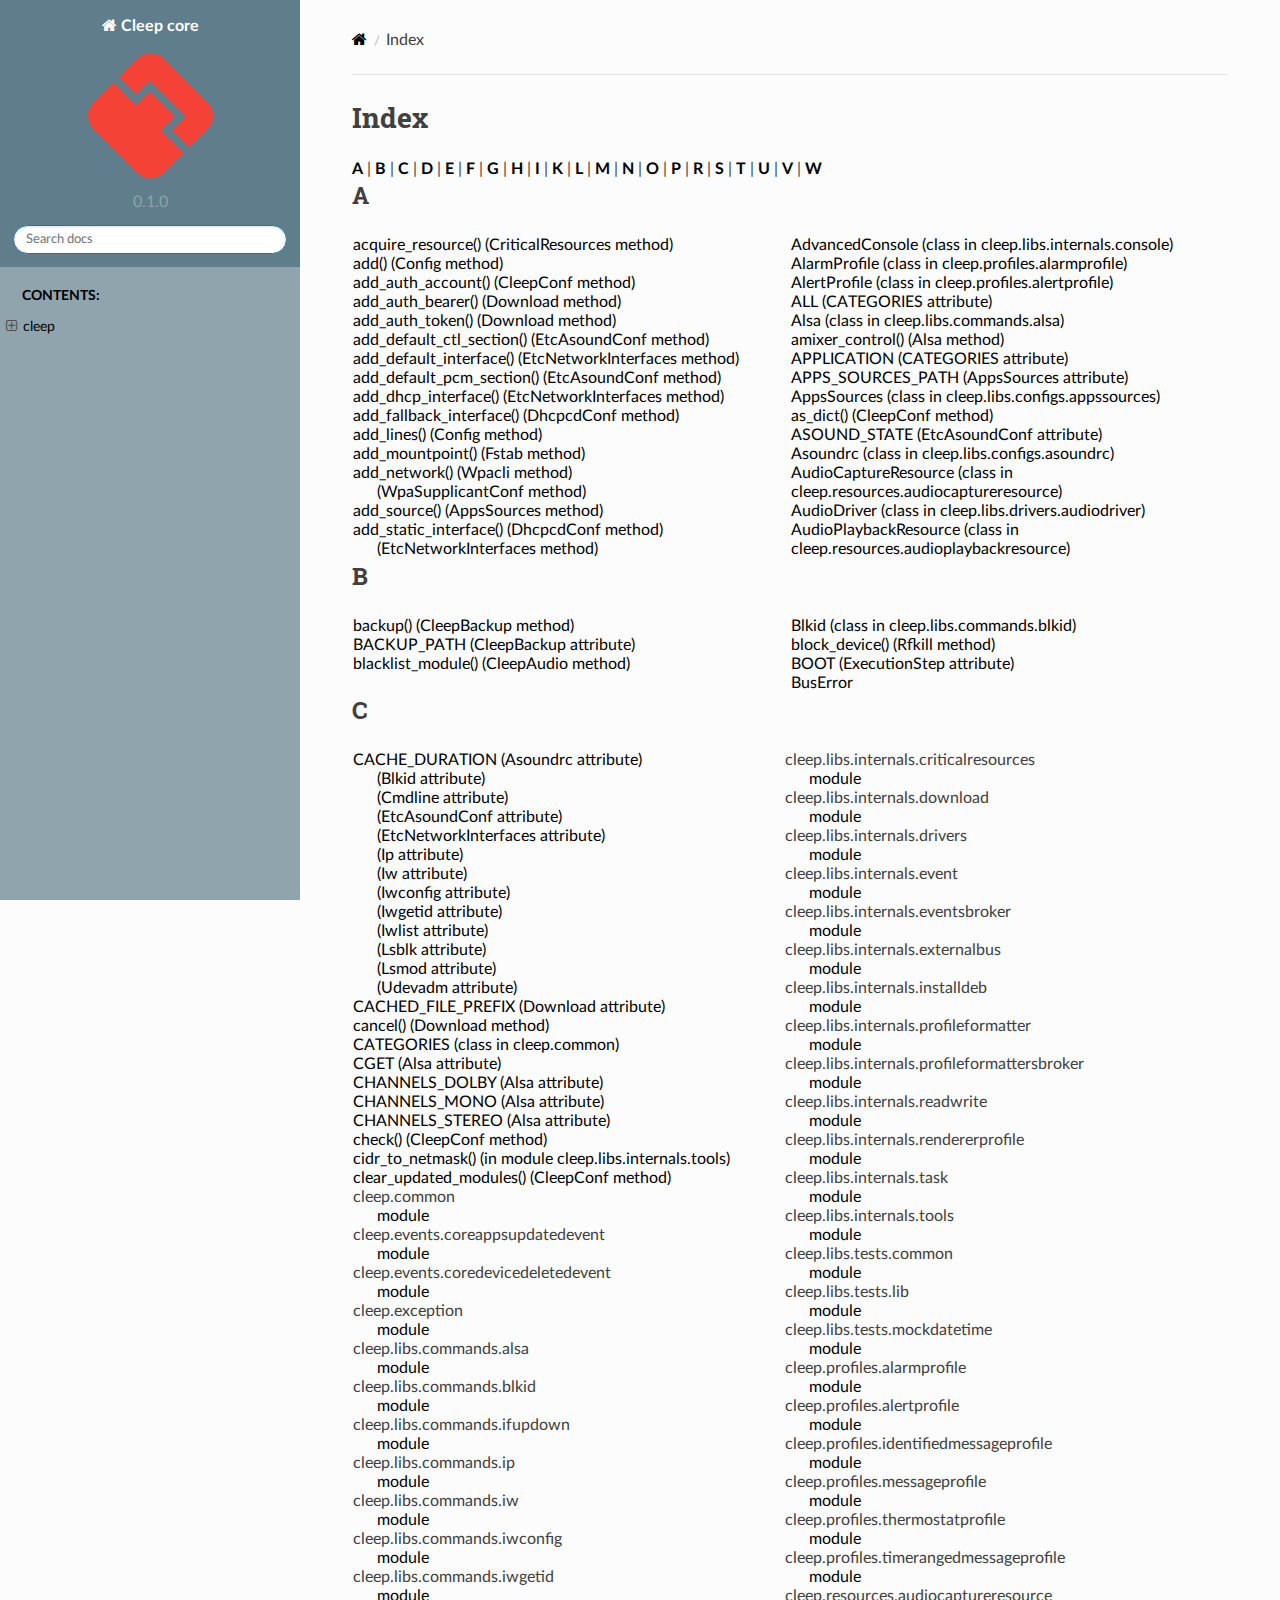
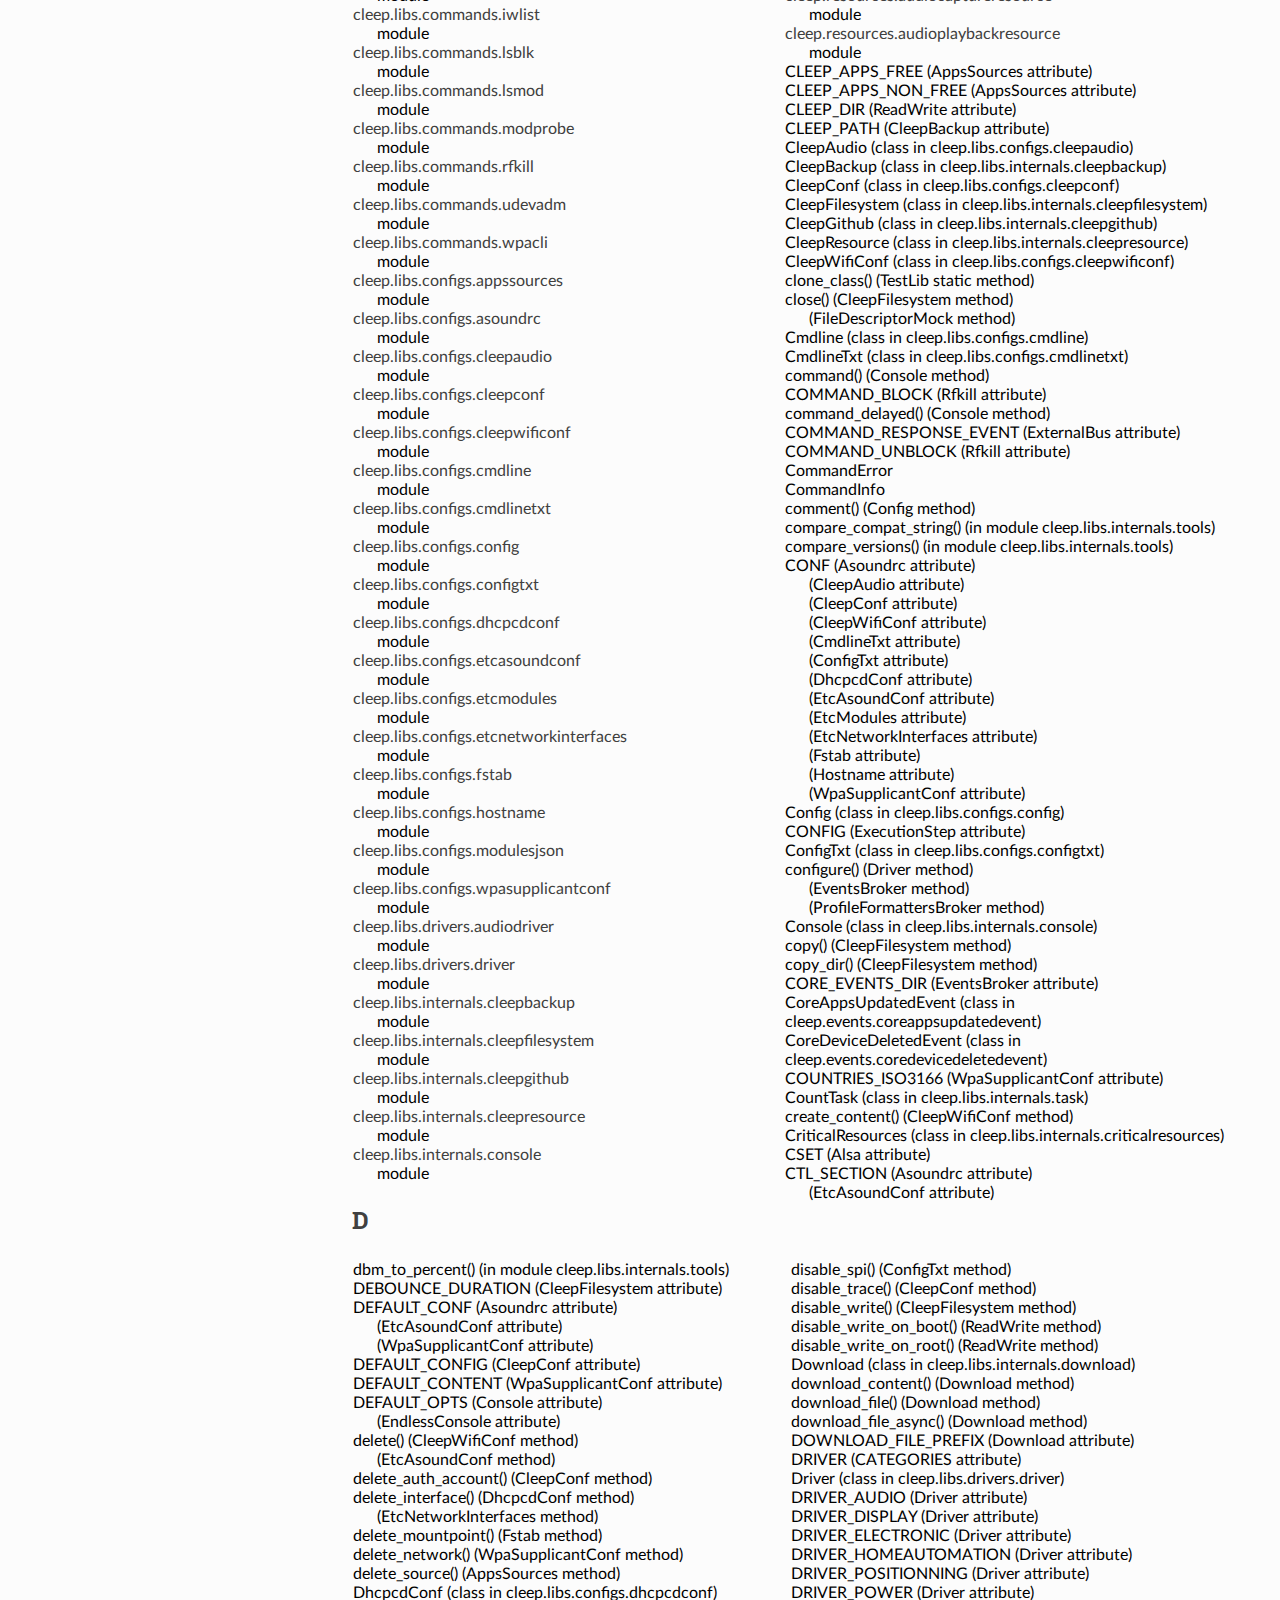
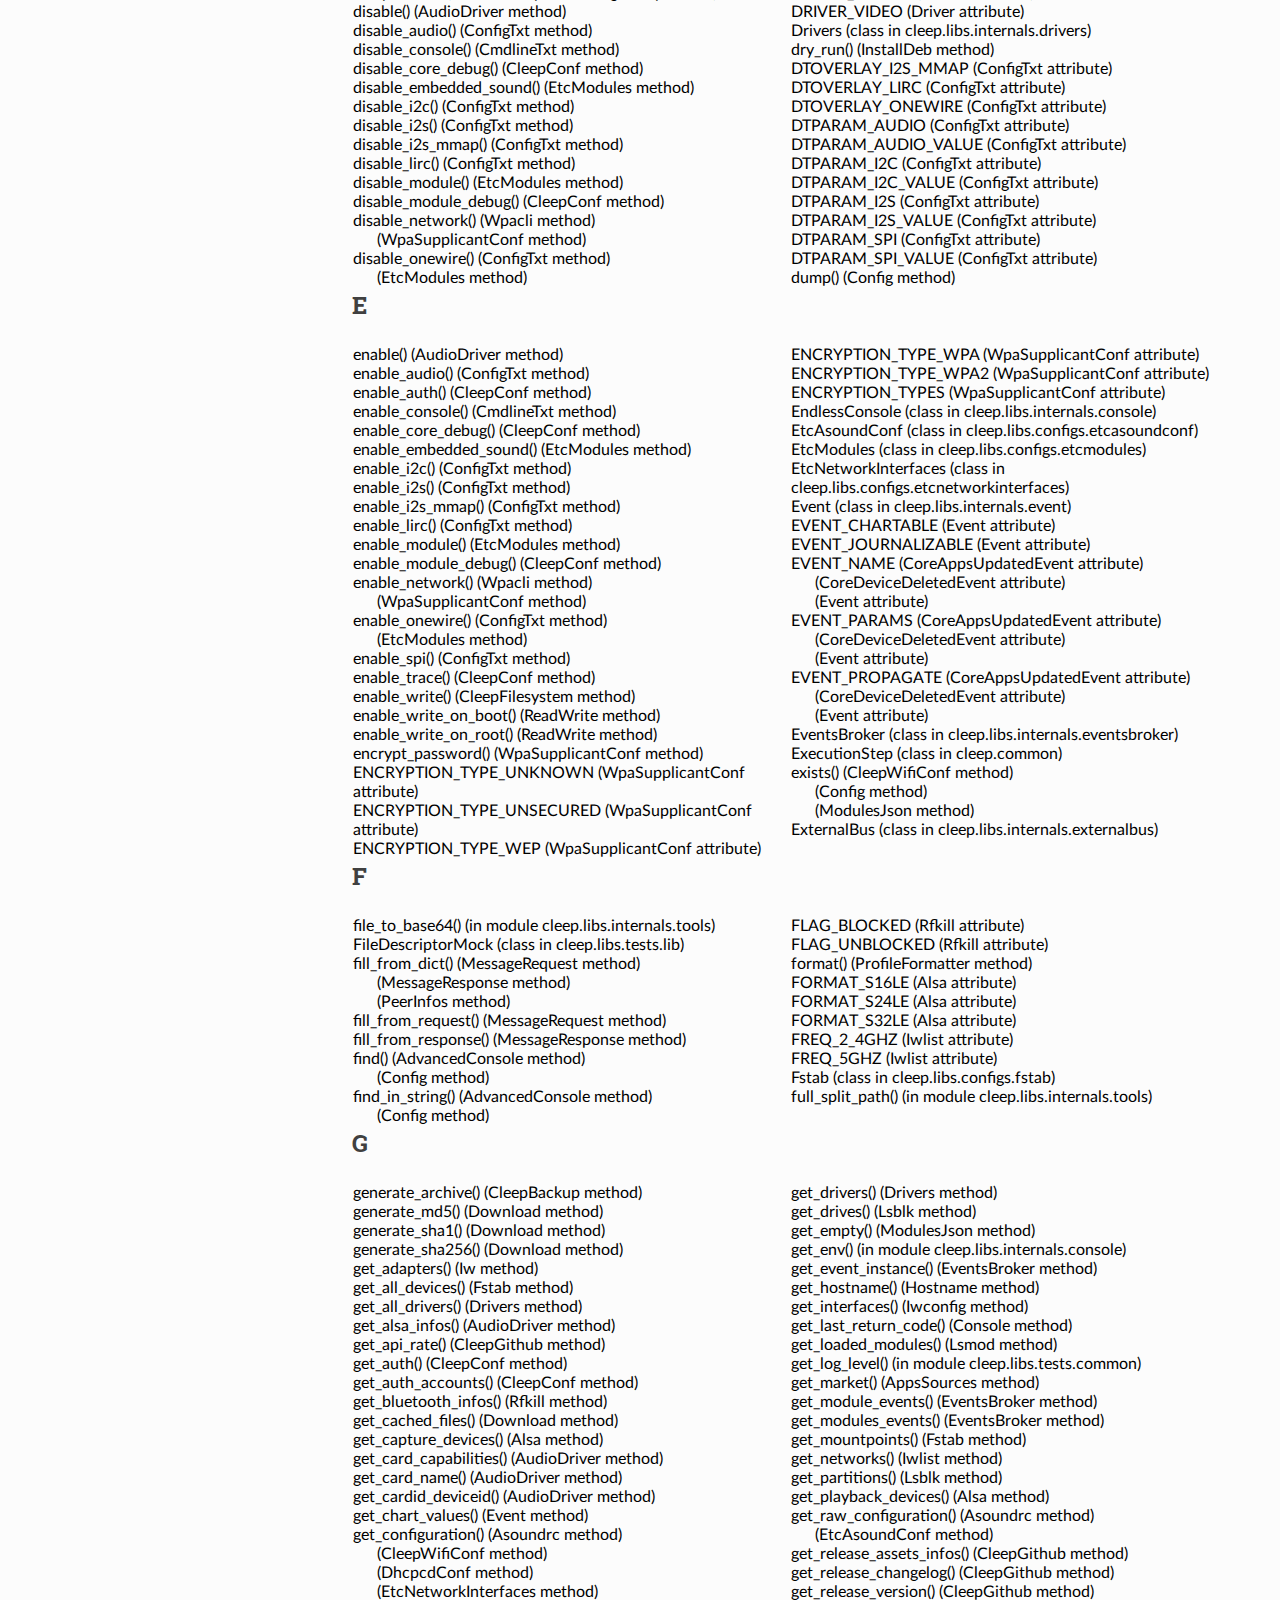
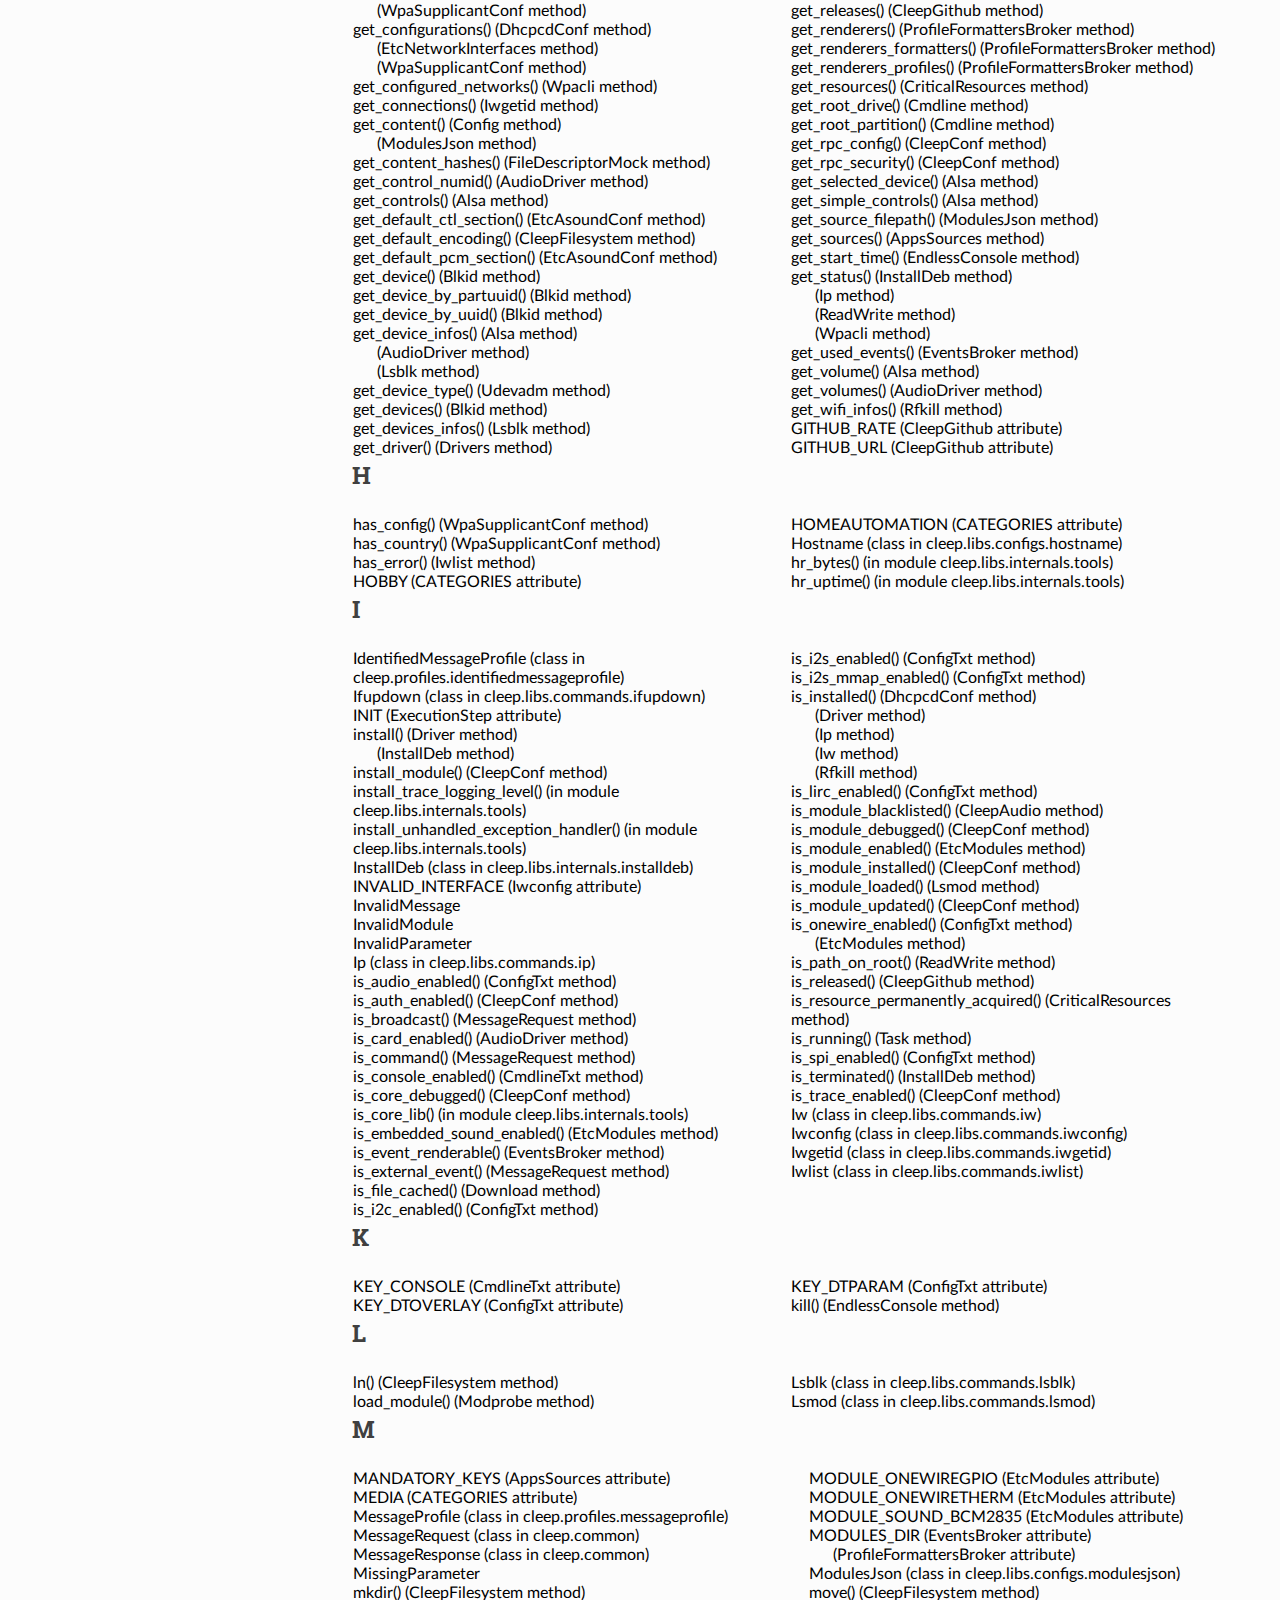
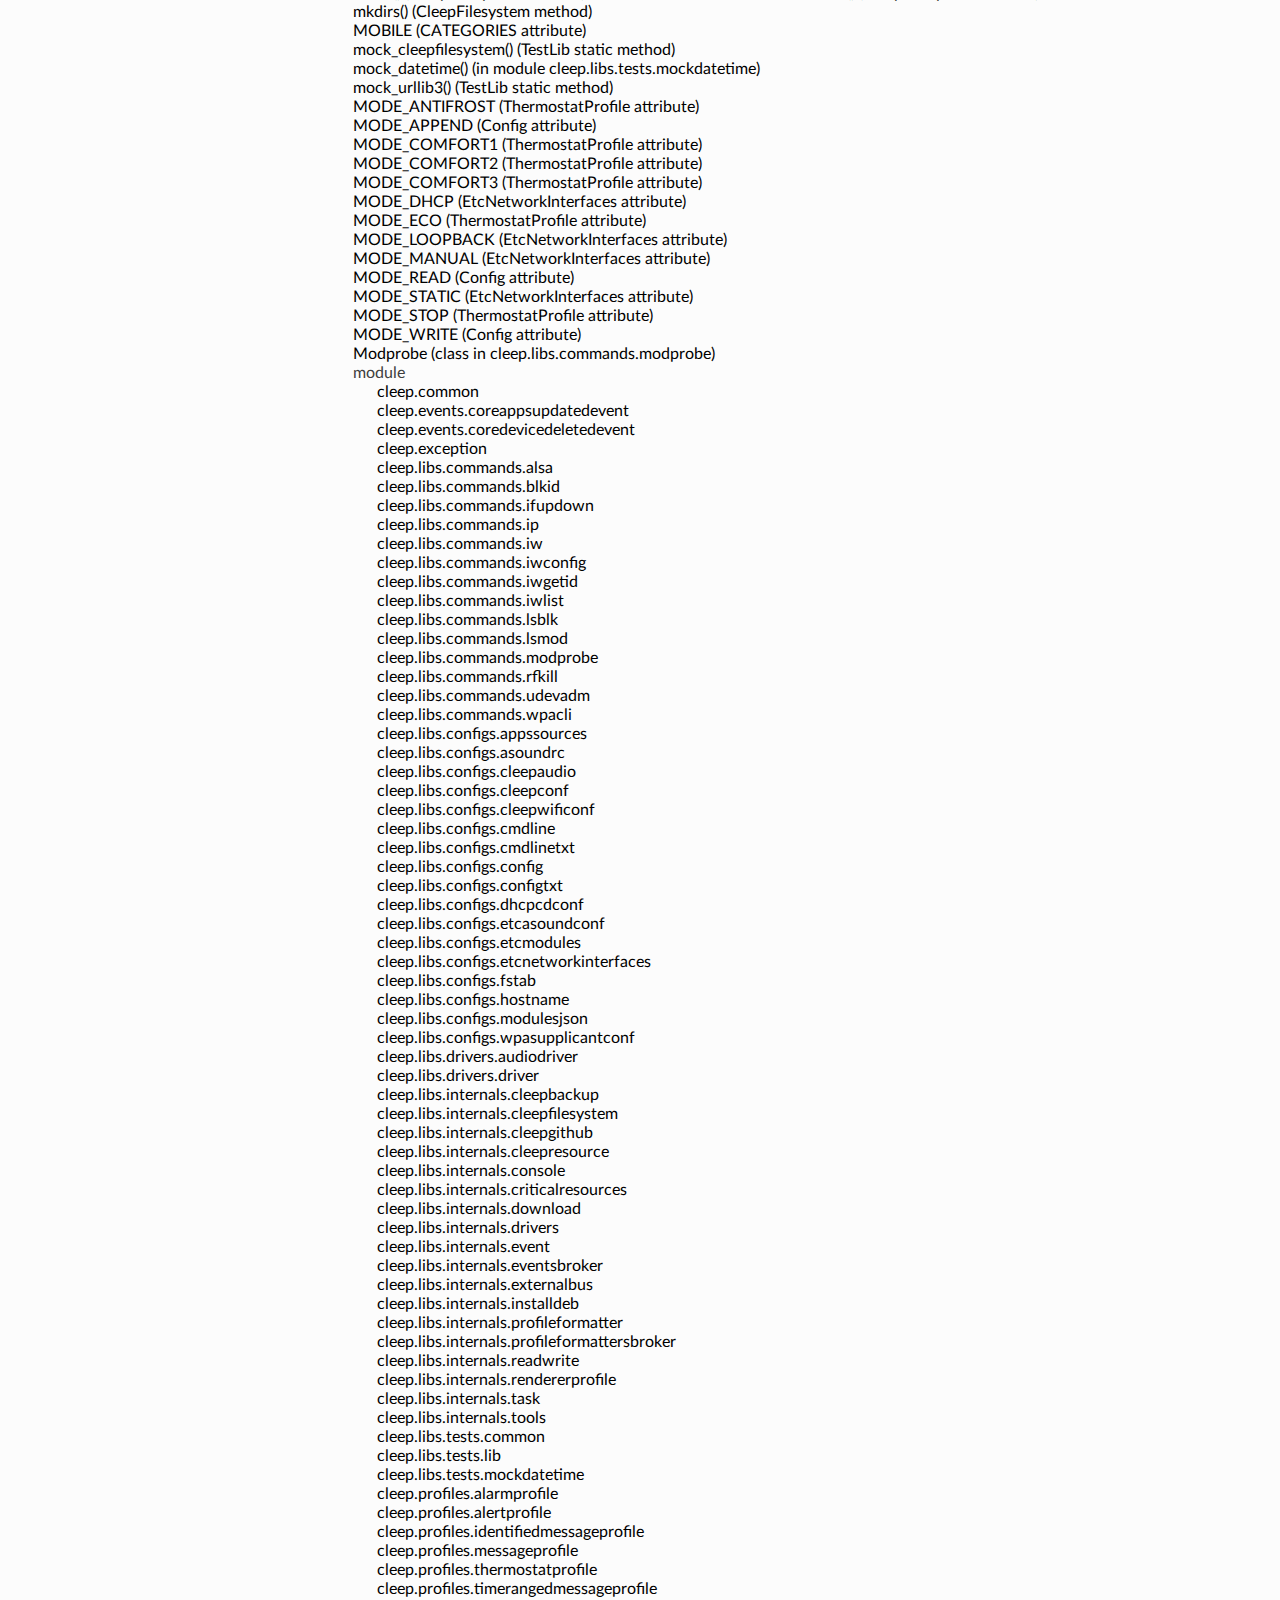
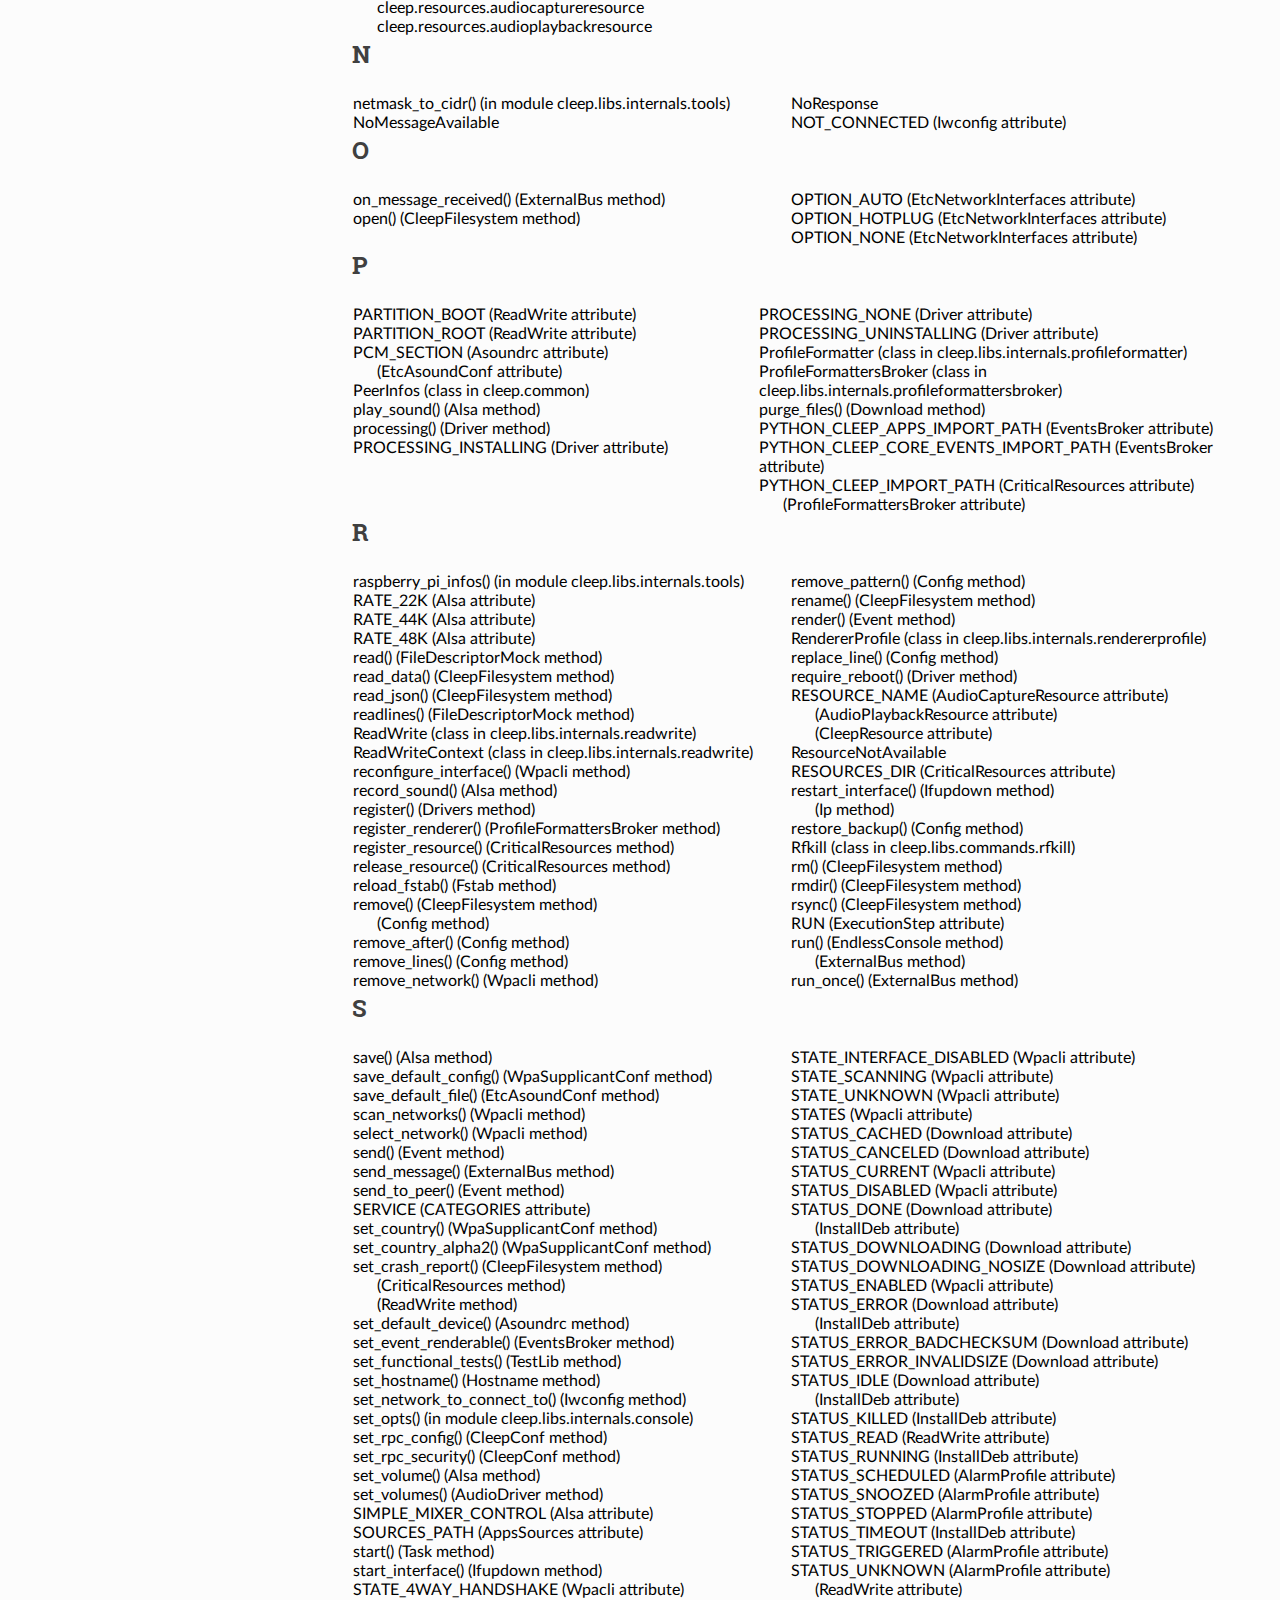
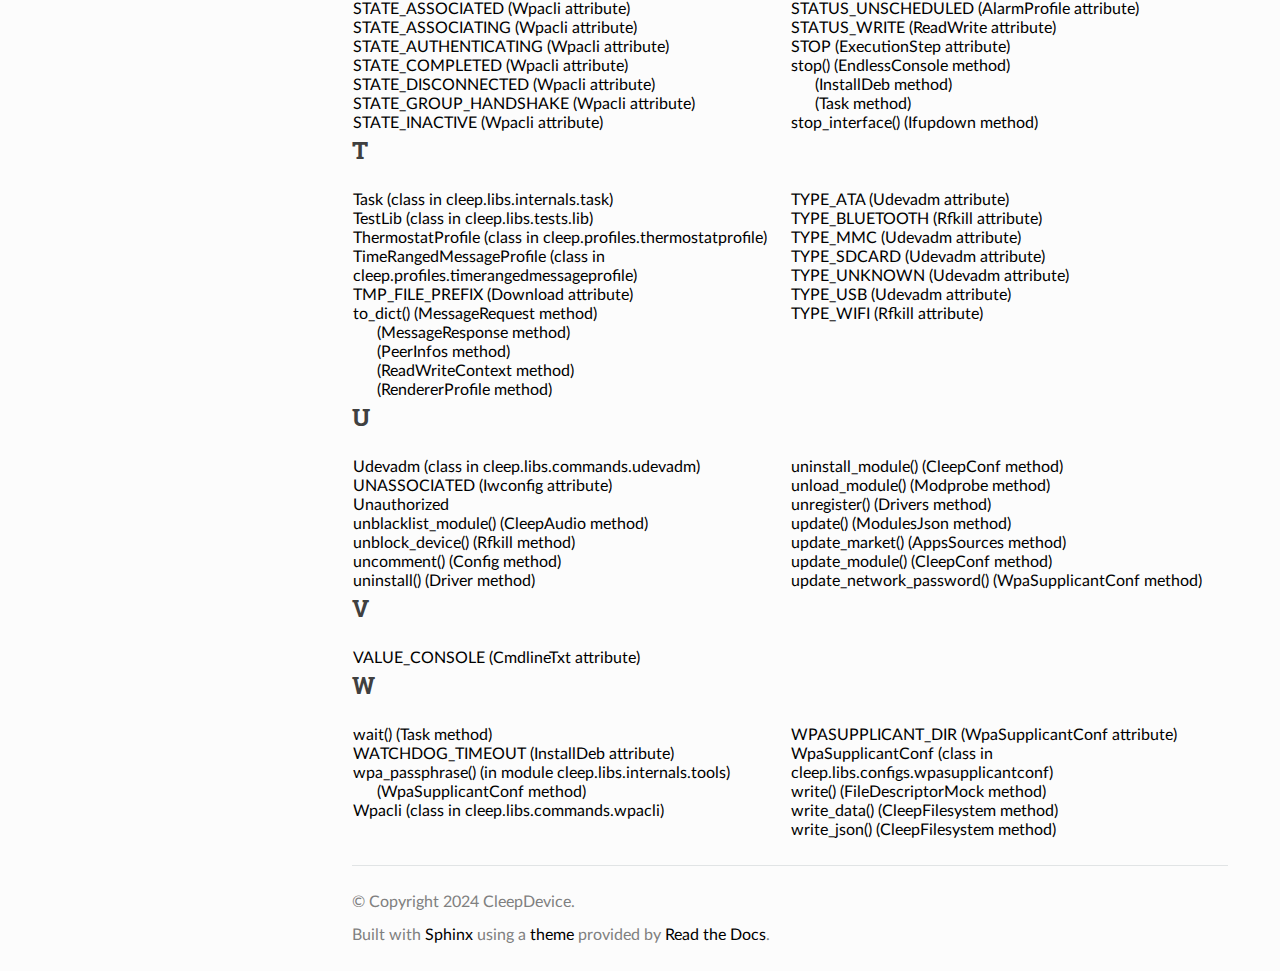
<file: genindex.html>
<!DOCTYPE html>
<html class="writer-html5" lang="en" >
<head>
  <meta charset="utf-8" />
  <meta name="viewport" content="width=device-width, initial-scale=1.0" />
  <title>Index &mdash; Cleep core 0.1.0 documentation</title>
      <link rel="stylesheet" href="_static/pygments.css" type="text/css" />
      <link rel="stylesheet" href="_static/css/theme.css" type="text/css" />
      <link rel="stylesheet" href="_static/cleep.css" type="text/css" />
      <link rel="stylesheet" href="_static/cleep.css" type="text/css" />
    <link rel="shortcut icon" href="_static/favicon.ico"/>
  <!--[if lt IE 9]>
    <script src="_static/js/html5shiv.min.js"></script>
  <![endif]-->
  
        <script data-url_root="./" id="documentation_options" src="_static/documentation_options.js"></script>
        <script src="_static/jquery.js"></script>
        <script src="_static/underscore.js"></script>
        <script src="_static/_sphinx_javascript_frameworks_compat.js"></script>
        <script src="_static/doctools.js"></script>
        <script src="_static/sphinx_highlight.js"></script>
    <script src="_static/js/theme.js"></script>
    <link rel="index" title="Index" href="#" />
    <link rel="search" title="Search" href="search.html" /> 
</head>

<body class="wy-body-for-nav"> 
  <div class="wy-grid-for-nav">
    <nav data-toggle="wy-nav-shift" class="wy-nav-side">
      <div class="wy-side-scroll">
        <div class="wy-side-nav-search"  style="background: #607d8b" >

          
          
          <a href="index.html" class="icon icon-home">
            Cleep core
              <img src="_static/cleep-logo-red.png" class="logo" alt="Logo"/>
          </a>
              <div class="version">
                0.1.0
              </div>
<div role="search">
  <form id="rtd-search-form" class="wy-form" action="search.html" method="get">
    <input type="text" name="q" placeholder="Search docs" aria-label="Search docs" />
    <input type="hidden" name="check_keywords" value="yes" />
    <input type="hidden" name="area" value="default" />
  </form>
</div>
        </div><div class="wy-menu wy-menu-vertical" data-spy="affix" role="navigation" aria-label="Navigation menu">
              <p class="caption" role="heading"><span class="caption-text">Contents:</span></p>
<ul>
<li class="toctree-l1"><a class="reference internal" href="source/modules.html">cleep</a><ul>
<li class="toctree-l2"><a class="reference internal" href="source/cleep.html">cleep package</a><ul>
<li class="toctree-l3"><a class="reference internal" href="source/cleep.events.html">cleep.events package</a><ul>
<li class="toctree-l4"><a class="reference internal" href="source/cleep.events.html#module-cleep.events.coreappsupdatedevent">cleep.events.coreappsupdatedevent module</a><ul>
<li class="toctree-l5"><a class="reference internal" href="source/cleep.events.html#cleep.events.coreappsupdatedevent.CoreAppsUpdatedEvent"><code class="docutils literal notranslate"><span class="pre">CoreAppsUpdatedEvent</span></code></a><ul>
<li class="toctree-l6"><a class="reference internal" href="source/cleep.events.html#cleep.events.coreappsupdatedevent.CoreAppsUpdatedEvent.EVENT_NAME"><code class="docutils literal notranslate"><span class="pre">CoreAppsUpdatedEvent.EVENT_NAME</span></code></a></li>
<li class="toctree-l6"><a class="reference internal" href="source/cleep.events.html#cleep.events.coreappsupdatedevent.CoreAppsUpdatedEvent.EVENT_PARAMS"><code class="docutils literal notranslate"><span class="pre">CoreAppsUpdatedEvent.EVENT_PARAMS</span></code></a></li>
<li class="toctree-l6"><a class="reference internal" href="source/cleep.events.html#cleep.events.coreappsupdatedevent.CoreAppsUpdatedEvent.EVENT_PROPAGATE"><code class="docutils literal notranslate"><span class="pre">CoreAppsUpdatedEvent.EVENT_PROPAGATE</span></code></a></li>
</ul>
</li>
</ul>
</li>
<li class="toctree-l4"><a class="reference internal" href="source/cleep.events.html#module-cleep.events.coredevicedeletedevent">cleep.events.coredevicedeletedevent module</a><ul>
<li class="toctree-l5"><a class="reference internal" href="source/cleep.events.html#cleep.events.coredevicedeletedevent.CoreDeviceDeletedEvent"><code class="docutils literal notranslate"><span class="pre">CoreDeviceDeletedEvent</span></code></a><ul>
<li class="toctree-l6"><a class="reference internal" href="source/cleep.events.html#cleep.events.coredevicedeletedevent.CoreDeviceDeletedEvent.EVENT_NAME"><code class="docutils literal notranslate"><span class="pre">CoreDeviceDeletedEvent.EVENT_NAME</span></code></a></li>
<li class="toctree-l6"><a class="reference internal" href="source/cleep.events.html#cleep.events.coredevicedeletedevent.CoreDeviceDeletedEvent.EVENT_PARAMS"><code class="docutils literal notranslate"><span class="pre">CoreDeviceDeletedEvent.EVENT_PARAMS</span></code></a></li>
<li class="toctree-l6"><a class="reference internal" href="source/cleep.events.html#cleep.events.coredevicedeletedevent.CoreDeviceDeletedEvent.EVENT_PROPAGATE"><code class="docutils literal notranslate"><span class="pre">CoreDeviceDeletedEvent.EVENT_PROPAGATE</span></code></a></li>
</ul>
</li>
</ul>
</li>
</ul>
</li>
<li class="toctree-l3"><a class="reference internal" href="source/cleep.libs.html">cleep.libs package</a><ul>
<li class="toctree-l4"><a class="reference internal" href="source/cleep.libs.commands.html">cleep.libs.commands package</a><ul>
<li class="toctree-l5"><a class="reference internal" href="source/cleep.libs.commands.html#module-cleep.libs.commands.alsa">cleep.libs.commands.alsa module</a><ul>
<li class="toctree-l6"><a class="reference internal" href="source/cleep.libs.commands.html#cleep.libs.commands.alsa.Alsa"><code class="docutils literal notranslate"><span class="pre">Alsa</span></code></a></li>
</ul>
</li>
<li class="toctree-l5"><a class="reference internal" href="source/cleep.libs.commands.html#module-cleep.libs.commands.blkid">cleep.libs.commands.blkid module</a><ul>
<li class="toctree-l6"><a class="reference internal" href="source/cleep.libs.commands.html#cleep.libs.commands.blkid.Blkid"><code class="docutils literal notranslate"><span class="pre">Blkid</span></code></a></li>
</ul>
</li>
<li class="toctree-l5"><a class="reference internal" href="source/cleep.libs.commands.html#cleep-libs-commands-ifconfig-module">cleep.libs.commands.ifconfig module</a></li>
<li class="toctree-l5"><a class="reference internal" href="source/cleep.libs.commands.html#module-cleep.libs.commands.ifupdown">cleep.libs.commands.ifupdown module</a><ul>
<li class="toctree-l6"><a class="reference internal" href="source/cleep.libs.commands.html#cleep.libs.commands.ifupdown.Ifupdown"><code class="docutils literal notranslate"><span class="pre">Ifupdown</span></code></a></li>
</ul>
</li>
<li class="toctree-l5"><a class="reference internal" href="source/cleep.libs.commands.html#module-cleep.libs.commands.ip">cleep.libs.commands.ip module</a><ul>
<li class="toctree-l6"><a class="reference internal" href="source/cleep.libs.commands.html#cleep.libs.commands.ip.Ip"><code class="docutils literal notranslate"><span class="pre">Ip</span></code></a></li>
</ul>
</li>
<li class="toctree-l5"><a class="reference internal" href="source/cleep.libs.commands.html#module-cleep.libs.commands.iw">cleep.libs.commands.iw module</a><ul>
<li class="toctree-l6"><a class="reference internal" href="source/cleep.libs.commands.html#cleep.libs.commands.iw.Iw"><code class="docutils literal notranslate"><span class="pre">Iw</span></code></a></li>
</ul>
</li>
<li class="toctree-l5"><a class="reference internal" href="source/cleep.libs.commands.html#module-cleep.libs.commands.iwconfig">cleep.libs.commands.iwconfig module</a><ul>
<li class="toctree-l6"><a class="reference internal" href="source/cleep.libs.commands.html#cleep.libs.commands.iwconfig.Iwconfig"><code class="docutils literal notranslate"><span class="pre">Iwconfig</span></code></a></li>
</ul>
</li>
<li class="toctree-l5"><a class="reference internal" href="source/cleep.libs.commands.html#module-cleep.libs.commands.iwgetid">cleep.libs.commands.iwgetid module</a><ul>
<li class="toctree-l6"><a class="reference internal" href="source/cleep.libs.commands.html#cleep.libs.commands.iwgetid.Iwgetid"><code class="docutils literal notranslate"><span class="pre">Iwgetid</span></code></a></li>
</ul>
</li>
<li class="toctree-l5"><a class="reference internal" href="source/cleep.libs.commands.html#module-cleep.libs.commands.iwlist">cleep.libs.commands.iwlist module</a><ul>
<li class="toctree-l6"><a class="reference internal" href="source/cleep.libs.commands.html#cleep.libs.commands.iwlist.Iwlist"><code class="docutils literal notranslate"><span class="pre">Iwlist</span></code></a></li>
</ul>
</li>
<li class="toctree-l5"><a class="reference internal" href="source/cleep.libs.commands.html#module-cleep.libs.commands.lsblk">cleep.libs.commands.lsblk module</a><ul>
<li class="toctree-l6"><a class="reference internal" href="source/cleep.libs.commands.html#cleep.libs.commands.lsblk.Lsblk"><code class="docutils literal notranslate"><span class="pre">Lsblk</span></code></a></li>
</ul>
</li>
<li class="toctree-l5"><a class="reference internal" href="source/cleep.libs.commands.html#module-cleep.libs.commands.lsmod">cleep.libs.commands.lsmod module</a><ul>
<li class="toctree-l6"><a class="reference internal" href="source/cleep.libs.commands.html#cleep.libs.commands.lsmod.Lsmod"><code class="docutils literal notranslate"><span class="pre">Lsmod</span></code></a></li>
</ul>
</li>
<li class="toctree-l5"><a class="reference internal" href="source/cleep.libs.commands.html#module-cleep.libs.commands.modprobe">cleep.libs.commands.modprobe module</a><ul>
<li class="toctree-l6"><a class="reference internal" href="source/cleep.libs.commands.html#cleep.libs.commands.modprobe.Modprobe"><code class="docutils literal notranslate"><span class="pre">Modprobe</span></code></a></li>
</ul>
</li>
<li class="toctree-l5"><a class="reference internal" href="source/cleep.libs.commands.html#module-cleep.libs.commands.rfkill">cleep.libs.commands.rfkill module</a><ul>
<li class="toctree-l6"><a class="reference internal" href="source/cleep.libs.commands.html#cleep.libs.commands.rfkill.Rfkill"><code class="docutils literal notranslate"><span class="pre">Rfkill</span></code></a></li>
</ul>
</li>
<li class="toctree-l5"><a class="reference internal" href="source/cleep.libs.commands.html#module-cleep.libs.commands.udevadm">cleep.libs.commands.udevadm module</a><ul>
<li class="toctree-l6"><a class="reference internal" href="source/cleep.libs.commands.html#cleep.libs.commands.udevadm.Udevadm"><code class="docutils literal notranslate"><span class="pre">Udevadm</span></code></a></li>
</ul>
</li>
<li class="toctree-l5"><a class="reference internal" href="source/cleep.libs.commands.html#module-cleep.libs.commands.wpacli">cleep.libs.commands.wpacli module</a><ul>
<li class="toctree-l6"><a class="reference internal" href="source/cleep.libs.commands.html#cleep.libs.commands.wpacli.Wpacli"><code class="docutils literal notranslate"><span class="pre">Wpacli</span></code></a></li>
</ul>
</li>
</ul>
</li>
<li class="toctree-l4"><a class="reference internal" href="source/cleep.libs.configs.html">cleep.libs.configs package</a><ul>
<li class="toctree-l5"><a class="reference internal" href="source/cleep.libs.configs.html#module-cleep.libs.configs.appssources">cleep.libs.configs.appssources module</a><ul>
<li class="toctree-l6"><a class="reference internal" href="source/cleep.libs.configs.html#cleep.libs.configs.appssources.AppsSources"><code class="docutils literal notranslate"><span class="pre">AppsSources</span></code></a></li>
</ul>
</li>
<li class="toctree-l5"><a class="reference internal" href="source/cleep.libs.configs.html#module-cleep.libs.configs.asoundrc">cleep.libs.configs.asoundrc module</a><ul>
<li class="toctree-l6"><a class="reference internal" href="source/cleep.libs.configs.html#cleep.libs.configs.asoundrc.Asoundrc"><code class="docutils literal notranslate"><span class="pre">Asoundrc</span></code></a></li>
</ul>
</li>
<li class="toctree-l5"><a class="reference internal" href="source/cleep.libs.configs.html#module-cleep.libs.configs.cleepaudio">cleep.libs.configs.cleepaudio module</a><ul>
<li class="toctree-l6"><a class="reference internal" href="source/cleep.libs.configs.html#cleep.libs.configs.cleepaudio.CleepAudio"><code class="docutils literal notranslate"><span class="pre">CleepAudio</span></code></a></li>
</ul>
</li>
<li class="toctree-l5"><a class="reference internal" href="source/cleep.libs.configs.html#module-cleep.libs.configs.cleepconf">cleep.libs.configs.cleepconf module</a><ul>
<li class="toctree-l6"><a class="reference internal" href="source/cleep.libs.configs.html#cleep.libs.configs.cleepconf.CleepConf"><code class="docutils literal notranslate"><span class="pre">CleepConf</span></code></a></li>
</ul>
</li>
<li class="toctree-l5"><a class="reference internal" href="source/cleep.libs.configs.html#module-cleep.libs.configs.cleepwificonf">cleep.libs.configs.cleepwificonf module</a><ul>
<li class="toctree-l6"><a class="reference internal" href="source/cleep.libs.configs.html#cleep.libs.configs.cleepwificonf.CleepWifiConf"><code class="docutils literal notranslate"><span class="pre">CleepWifiConf</span></code></a></li>
</ul>
</li>
<li class="toctree-l5"><a class="reference internal" href="source/cleep.libs.configs.html#module-cleep.libs.configs.cmdline">cleep.libs.configs.cmdline module</a><ul>
<li class="toctree-l6"><a class="reference internal" href="source/cleep.libs.configs.html#cleep.libs.configs.cmdline.Cmdline"><code class="docutils literal notranslate"><span class="pre">Cmdline</span></code></a></li>
</ul>
</li>
<li class="toctree-l5"><a class="reference internal" href="source/cleep.libs.configs.html#module-cleep.libs.configs.cmdlinetxt">cleep.libs.configs.cmdlinetxt module</a><ul>
<li class="toctree-l6"><a class="reference internal" href="source/cleep.libs.configs.html#cleep.libs.configs.cmdlinetxt.CmdlineTxt"><code class="docutils literal notranslate"><span class="pre">CmdlineTxt</span></code></a></li>
</ul>
</li>
<li class="toctree-l5"><a class="reference internal" href="source/cleep.libs.configs.html#module-cleep.libs.configs.config">cleep.libs.configs.config module</a><ul>
<li class="toctree-l6"><a class="reference internal" href="source/cleep.libs.configs.html#cleep.libs.configs.config.Config"><code class="docutils literal notranslate"><span class="pre">Config</span></code></a></li>
</ul>
</li>
<li class="toctree-l5"><a class="reference internal" href="source/cleep.libs.configs.html#module-cleep.libs.configs.configtxt">cleep.libs.configs.configtxt module</a><ul>
<li class="toctree-l6"><a class="reference internal" href="source/cleep.libs.configs.html#cleep.libs.configs.configtxt.ConfigTxt"><code class="docutils literal notranslate"><span class="pre">ConfigTxt</span></code></a></li>
</ul>
</li>
<li class="toctree-l5"><a class="reference internal" href="source/cleep.libs.configs.html#module-cleep.libs.configs.dhcpcdconf">cleep.libs.configs.dhcpcdconf module</a><ul>
<li class="toctree-l6"><a class="reference internal" href="source/cleep.libs.configs.html#cleep.libs.configs.dhcpcdconf.DhcpcdConf"><code class="docutils literal notranslate"><span class="pre">DhcpcdConf</span></code></a></li>
</ul>
</li>
<li class="toctree-l5"><a class="reference internal" href="source/cleep.libs.configs.html#module-cleep.libs.configs.etcasoundconf">cleep.libs.configs.etcasoundconf module</a><ul>
<li class="toctree-l6"><a class="reference internal" href="source/cleep.libs.configs.html#cleep.libs.configs.etcasoundconf.EtcAsoundConf"><code class="docutils literal notranslate"><span class="pre">EtcAsoundConf</span></code></a></li>
</ul>
</li>
<li class="toctree-l5"><a class="reference internal" href="source/cleep.libs.configs.html#module-cleep.libs.configs.etcmodules">cleep.libs.configs.etcmodules module</a><ul>
<li class="toctree-l6"><a class="reference internal" href="source/cleep.libs.configs.html#cleep.libs.configs.etcmodules.EtcModules"><code class="docutils literal notranslate"><span class="pre">EtcModules</span></code></a></li>
</ul>
</li>
<li class="toctree-l5"><a class="reference internal" href="source/cleep.libs.configs.html#module-cleep.libs.configs.etcnetworkinterfaces">cleep.libs.configs.etcnetworkinterfaces module</a><ul>
<li class="toctree-l6"><a class="reference internal" href="source/cleep.libs.configs.html#cleep.libs.configs.etcnetworkinterfaces.EtcNetworkInterfaces"><code class="docutils literal notranslate"><span class="pre">EtcNetworkInterfaces</span></code></a></li>
</ul>
</li>
<li class="toctree-l5"><a class="reference internal" href="source/cleep.libs.configs.html#module-cleep.libs.configs.fstab">cleep.libs.configs.fstab module</a><ul>
<li class="toctree-l6"><a class="reference internal" href="source/cleep.libs.configs.html#cleep.libs.configs.fstab.Fstab"><code class="docutils literal notranslate"><span class="pre">Fstab</span></code></a></li>
</ul>
</li>
<li class="toctree-l5"><a class="reference internal" href="source/cleep.libs.configs.html#module-cleep.libs.configs.hostname">cleep.libs.configs.hostname module</a><ul>
<li class="toctree-l6"><a class="reference internal" href="source/cleep.libs.configs.html#cleep.libs.configs.hostname.Hostname"><code class="docutils literal notranslate"><span class="pre">Hostname</span></code></a></li>
</ul>
</li>
<li class="toctree-l5"><a class="reference internal" href="source/cleep.libs.configs.html#module-cleep.libs.configs.modulesjson">cleep.libs.configs.modulesjson module</a><ul>
<li class="toctree-l6"><a class="reference internal" href="source/cleep.libs.configs.html#cleep.libs.configs.modulesjson.ModulesJson"><code class="docutils literal notranslate"><span class="pre">ModulesJson</span></code></a></li>
</ul>
</li>
<li class="toctree-l5"><a class="reference internal" href="source/cleep.libs.configs.html#module-cleep.libs.configs.wpasupplicantconf">cleep.libs.configs.wpasupplicantconf module</a><ul>
<li class="toctree-l6"><a class="reference internal" href="source/cleep.libs.configs.html#cleep.libs.configs.wpasupplicantconf.WpaSupplicantConf"><code class="docutils literal notranslate"><span class="pre">WpaSupplicantConf</span></code></a></li>
</ul>
</li>
</ul>
</li>
<li class="toctree-l4"><a class="reference internal" href="source/cleep.libs.drivers.html">cleep.libs.drivers package</a><ul>
<li class="toctree-l5"><a class="reference internal" href="source/cleep.libs.drivers.html#module-cleep.libs.drivers.audiodriver">cleep.libs.drivers.audiodriver module</a><ul>
<li class="toctree-l6"><a class="reference internal" href="source/cleep.libs.drivers.html#cleep.libs.drivers.audiodriver.AudioDriver"><code class="docutils literal notranslate"><span class="pre">AudioDriver</span></code></a></li>
</ul>
</li>
<li class="toctree-l5"><a class="reference internal" href="source/cleep.libs.drivers.html#module-cleep.libs.drivers.driver">cleep.libs.drivers.driver module</a><ul>
<li class="toctree-l6"><a class="reference internal" href="source/cleep.libs.drivers.html#cleep.libs.drivers.driver.Driver"><code class="docutils literal notranslate"><span class="pre">Driver</span></code></a></li>
</ul>
</li>
</ul>
</li>
<li class="toctree-l4"><a class="reference internal" href="source/cleep.libs.internals.html">cleep.libs.internals package</a><ul>
<li class="toctree-l5"><a class="reference internal" href="source/cleep.libs.internals.html#module-cleep.libs.internals.cleepbackup">cleep.libs.internals.cleepbackup module</a><ul>
<li class="toctree-l6"><a class="reference internal" href="source/cleep.libs.internals.html#cleep.libs.internals.cleepbackup.CleepBackup"><code class="docutils literal notranslate"><span class="pre">CleepBackup</span></code></a></li>
</ul>
</li>
<li class="toctree-l5"><a class="reference internal" href="source/cleep.libs.internals.html#cleep-libs-internals-cleepdoc-module">cleep.libs.internals.cleepdoc module</a></li>
<li class="toctree-l5"><a class="reference internal" href="source/cleep.libs.internals.html#module-cleep.libs.internals.cleepfilesystem">cleep.libs.internals.cleepfilesystem module</a><ul>
<li class="toctree-l6"><a class="reference internal" href="source/cleep.libs.internals.html#cleep.libs.internals.cleepfilesystem.CleepFilesystem"><code class="docutils literal notranslate"><span class="pre">CleepFilesystem</span></code></a></li>
</ul>
</li>
<li class="toctree-l5"><a class="reference internal" href="source/cleep.libs.internals.html#module-cleep.libs.internals.cleepgithub">cleep.libs.internals.cleepgithub module</a><ul>
<li class="toctree-l6"><a class="reference internal" href="source/cleep.libs.internals.html#cleep.libs.internals.cleepgithub.CleepGithub"><code class="docutils literal notranslate"><span class="pre">CleepGithub</span></code></a></li>
</ul>
</li>
<li class="toctree-l5"><a class="reference internal" href="source/cleep.libs.internals.html#module-cleep.libs.internals.cleepresource">cleep.libs.internals.cleepresource module</a><ul>
<li class="toctree-l6"><a class="reference internal" href="source/cleep.libs.internals.html#cleep.libs.internals.cleepresource.CleepResource"><code class="docutils literal notranslate"><span class="pre">CleepResource</span></code></a></li>
</ul>
</li>
<li class="toctree-l5"><a class="reference internal" href="source/cleep.libs.internals.html#module-cleep.libs.internals.console">cleep.libs.internals.console module</a><ul>
<li class="toctree-l6"><a class="reference internal" href="source/cleep.libs.internals.html#cleep.libs.internals.console.AdvancedConsole"><code class="docutils literal notranslate"><span class="pre">AdvancedConsole</span></code></a></li>
<li class="toctree-l6"><a class="reference internal" href="source/cleep.libs.internals.html#cleep.libs.internals.console.Console"><code class="docutils literal notranslate"><span class="pre">Console</span></code></a></li>
<li class="toctree-l6"><a class="reference internal" href="source/cleep.libs.internals.html#cleep.libs.internals.console.EndlessConsole"><code class="docutils literal notranslate"><span class="pre">EndlessConsole</span></code></a></li>
<li class="toctree-l6"><a class="reference internal" href="source/cleep.libs.internals.html#cleep.libs.internals.console.get_env"><code class="docutils literal notranslate"><span class="pre">get_env()</span></code></a></li>
<li class="toctree-l6"><a class="reference internal" href="source/cleep.libs.internals.html#cleep.libs.internals.console.set_opts"><code class="docutils literal notranslate"><span class="pre">set_opts()</span></code></a></li>
</ul>
</li>
<li class="toctree-l5"><a class="reference internal" href="source/cleep.libs.internals.html#cleep-libs-internals-crashreport-module">cleep.libs.internals.crashreport module</a></li>
<li class="toctree-l5"><a class="reference internal" href="source/cleep.libs.internals.html#module-cleep.libs.internals.criticalresources">cleep.libs.internals.criticalresources module</a><ul>
<li class="toctree-l6"><a class="reference internal" href="source/cleep.libs.internals.html#cleep.libs.internals.criticalresources.CriticalResources"><code class="docutils literal notranslate"><span class="pre">CriticalResources</span></code></a></li>
</ul>
</li>
<li class="toctree-l5"><a class="reference internal" href="source/cleep.libs.internals.html#module-cleep.libs.internals.download">cleep.libs.internals.download module</a><ul>
<li class="toctree-l6"><a class="reference internal" href="source/cleep.libs.internals.html#cleep.libs.internals.download.Download"><code class="docutils literal notranslate"><span class="pre">Download</span></code></a></li>
</ul>
</li>
<li class="toctree-l5"><a class="reference internal" href="source/cleep.libs.internals.html#module-cleep.libs.internals.drivers">cleep.libs.internals.drivers module</a><ul>
<li class="toctree-l6"><a class="reference internal" href="source/cleep.libs.internals.html#cleep.libs.internals.drivers.Drivers"><code class="docutils literal notranslate"><span class="pre">Drivers</span></code></a></li>
</ul>
</li>
<li class="toctree-l5"><a class="reference internal" href="source/cleep.libs.internals.html#module-cleep.libs.internals.event">cleep.libs.internals.event module</a><ul>
<li class="toctree-l6"><a class="reference internal" href="source/cleep.libs.internals.html#cleep.libs.internals.event.Event"><code class="docutils literal notranslate"><span class="pre">Event</span></code></a></li>
</ul>
</li>
<li class="toctree-l5"><a class="reference internal" href="source/cleep.libs.internals.html#module-cleep.libs.internals.eventsbroker">cleep.libs.internals.eventsbroker module</a><ul>
<li class="toctree-l6"><a class="reference internal" href="source/cleep.libs.internals.html#cleep.libs.internals.eventsbroker.EventsBroker"><code class="docutils literal notranslate"><span class="pre">EventsBroker</span></code></a></li>
</ul>
</li>
<li class="toctree-l5"><a class="reference internal" href="source/cleep.libs.internals.html#module-cleep.libs.internals.externalbus">cleep.libs.internals.externalbus module</a><ul>
<li class="toctree-l6"><a class="reference internal" href="source/cleep.libs.internals.html#cleep.libs.internals.externalbus.ExternalBus"><code class="docutils literal notranslate"><span class="pre">ExternalBus</span></code></a></li>
</ul>
</li>
<li class="toctree-l5"><a class="reference internal" href="source/cleep.libs.internals.html#cleep-libs-internals-install-module">cleep.libs.internals.install module</a></li>
<li class="toctree-l5"><a class="reference internal" href="source/cleep.libs.internals.html#cleep-libs-internals-installcleep-module">cleep.libs.internals.installcleep module</a></li>
<li class="toctree-l5"><a class="reference internal" href="source/cleep.libs.internals.html#module-cleep.libs.internals.installdeb">cleep.libs.internals.installdeb module</a><ul>
<li class="toctree-l6"><a class="reference internal" href="source/cleep.libs.internals.html#cleep.libs.internals.installdeb.InstallDeb"><code class="docutils literal notranslate"><span class="pre">InstallDeb</span></code></a></li>
</ul>
</li>
<li class="toctree-l5"><a class="reference internal" href="source/cleep.libs.internals.html#cleep-libs-internals-installmodule-module">cleep.libs.internals.installmodule module</a></li>
<li class="toctree-l5"><a class="reference internal" href="source/cleep.libs.internals.html#module-cleep.libs.internals.profileformatter">cleep.libs.internals.profileformatter module</a><ul>
<li class="toctree-l6"><a class="reference internal" href="source/cleep.libs.internals.html#cleep.libs.internals.profileformatter.ProfileFormatter"><code class="docutils literal notranslate"><span class="pre">ProfileFormatter</span></code></a></li>
</ul>
</li>
<li class="toctree-l5"><a class="reference internal" href="source/cleep.libs.internals.html#module-cleep.libs.internals.profileformattersbroker">cleep.libs.internals.profileformattersbroker module</a><ul>
<li class="toctree-l6"><a class="reference internal" href="source/cleep.libs.internals.html#cleep.libs.internals.profileformattersbroker.ProfileFormattersBroker"><code class="docutils literal notranslate"><span class="pre">ProfileFormattersBroker</span></code></a></li>
</ul>
</li>
<li class="toctree-l5"><a class="reference internal" href="source/cleep.libs.internals.html#module-cleep.libs.internals.readwrite">cleep.libs.internals.readwrite module</a><ul>
<li class="toctree-l6"><a class="reference internal" href="source/cleep.libs.internals.html#cleep.libs.internals.readwrite.ReadWrite"><code class="docutils literal notranslate"><span class="pre">ReadWrite</span></code></a></li>
<li class="toctree-l6"><a class="reference internal" href="source/cleep.libs.internals.html#cleep.libs.internals.readwrite.ReadWriteContext"><code class="docutils literal notranslate"><span class="pre">ReadWriteContext</span></code></a></li>
</ul>
</li>
<li class="toctree-l5"><a class="reference internal" href="source/cleep.libs.internals.html#module-cleep.libs.internals.rendererprofile">cleep.libs.internals.rendererprofile module</a><ul>
<li class="toctree-l6"><a class="reference internal" href="source/cleep.libs.internals.html#cleep.libs.internals.rendererprofile.RendererProfile"><code class="docutils literal notranslate"><span class="pre">RendererProfile</span></code></a></li>
</ul>
</li>
<li class="toctree-l5"><a class="reference internal" href="source/cleep.libs.internals.html#cleep-libs-internals-sun-module">cleep.libs.internals.sun module</a></li>
<li class="toctree-l5"><a class="reference internal" href="source/cleep.libs.internals.html#module-cleep.libs.internals.task">cleep.libs.internals.task module</a><ul>
<li class="toctree-l6"><a class="reference internal" href="source/cleep.libs.internals.html#cleep.libs.internals.task.CountTask"><code class="docutils literal notranslate"><span class="pre">CountTask</span></code></a></li>
<li class="toctree-l6"><a class="reference internal" href="source/cleep.libs.internals.html#cleep.libs.internals.task.Task"><code class="docutils literal notranslate"><span class="pre">Task</span></code></a></li>
</ul>
</li>
<li class="toctree-l5"><a class="reference internal" href="source/cleep.libs.internals.html#module-cleep.libs.internals.tools">cleep.libs.internals.tools module</a><ul>
<li class="toctree-l6"><a class="reference internal" href="source/cleep.libs.internals.html#cleep.libs.internals.tools.cidr_to_netmask"><code class="docutils literal notranslate"><span class="pre">cidr_to_netmask()</span></code></a></li>
<li class="toctree-l6"><a class="reference internal" href="source/cleep.libs.internals.html#cleep.libs.internals.tools.compare_compat_string"><code class="docutils literal notranslate"><span class="pre">compare_compat_string()</span></code></a></li>
<li class="toctree-l6"><a class="reference internal" href="source/cleep.libs.internals.html#cleep.libs.internals.tools.compare_versions"><code class="docutils literal notranslate"><span class="pre">compare_versions()</span></code></a></li>
<li class="toctree-l6"><a class="reference internal" href="source/cleep.libs.internals.html#cleep.libs.internals.tools.dbm_to_percent"><code class="docutils literal notranslate"><span class="pre">dbm_to_percent()</span></code></a></li>
<li class="toctree-l6"><a class="reference internal" href="source/cleep.libs.internals.html#cleep.libs.internals.tools.file_to_base64"><code class="docutils literal notranslate"><span class="pre">file_to_base64()</span></code></a></li>
<li class="toctree-l6"><a class="reference internal" href="source/cleep.libs.internals.html#cleep.libs.internals.tools.full_split_path"><code class="docutils literal notranslate"><span class="pre">full_split_path()</span></code></a></li>
<li class="toctree-l6"><a class="reference internal" href="source/cleep.libs.internals.html#cleep.libs.internals.tools.hr_bytes"><code class="docutils literal notranslate"><span class="pre">hr_bytes()</span></code></a></li>
<li class="toctree-l6"><a class="reference internal" href="source/cleep.libs.internals.html#cleep.libs.internals.tools.hr_uptime"><code class="docutils literal notranslate"><span class="pre">hr_uptime()</span></code></a></li>
<li class="toctree-l6"><a class="reference internal" href="source/cleep.libs.internals.html#cleep.libs.internals.tools.install_trace_logging_level"><code class="docutils literal notranslate"><span class="pre">install_trace_logging_level()</span></code></a></li>
<li class="toctree-l6"><a class="reference internal" href="source/cleep.libs.internals.html#cleep.libs.internals.tools.install_unhandled_exception_handler"><code class="docutils literal notranslate"><span class="pre">install_unhandled_exception_handler()</span></code></a></li>
<li class="toctree-l6"><a class="reference internal" href="source/cleep.libs.internals.html#cleep.libs.internals.tools.is_core_lib"><code class="docutils literal notranslate"><span class="pre">is_core_lib()</span></code></a></li>
<li class="toctree-l6"><a class="reference internal" href="source/cleep.libs.internals.html#cleep.libs.internals.tools.netmask_to_cidr"><code class="docutils literal notranslate"><span class="pre">netmask_to_cidr()</span></code></a></li>
<li class="toctree-l6"><a class="reference internal" href="source/cleep.libs.internals.html#cleep.libs.internals.tools.raspberry_pi_infos"><code class="docutils literal notranslate"><span class="pre">raspberry_pi_infos()</span></code></a></li>
<li class="toctree-l6"><a class="reference internal" href="source/cleep.libs.internals.html#cleep.libs.internals.tools.wpa_passphrase"><code class="docutils literal notranslate"><span class="pre">wpa_passphrase()</span></code></a></li>
</ul>
</li>
</ul>
</li>
<li class="toctree-l4"><a class="reference internal" href="source/cleep.libs.tests.html">cleep.libs.tests package</a><ul>
<li class="toctree-l5"><a class="reference internal" href="source/cleep.libs.tests.html#module-cleep.libs.tests.common">cleep.libs.tests.common module</a><ul>
<li class="toctree-l6"><a class="reference internal" href="source/cleep.libs.tests.html#cleep.libs.tests.common.get_log_level"><code class="docutils literal notranslate"><span class="pre">get_log_level()</span></code></a></li>
</ul>
</li>
<li class="toctree-l5"><a class="reference internal" href="source/cleep.libs.tests.html#module-cleep.libs.tests.lib">cleep.libs.tests.lib module</a><ul>
<li class="toctree-l6"><a class="reference internal" href="source/cleep.libs.tests.html#cleep.libs.tests.lib.FileDescriptorMock"><code class="docutils literal notranslate"><span class="pre">FileDescriptorMock</span></code></a></li>
<li class="toctree-l6"><a class="reference internal" href="source/cleep.libs.tests.html#cleep.libs.tests.lib.TestLib"><code class="docutils literal notranslate"><span class="pre">TestLib</span></code></a></li>
</ul>
</li>
<li class="toctree-l5"><a class="reference internal" href="source/cleep.libs.tests.html#module-cleep.libs.tests.mockdatetime">cleep.libs.tests.mockdatetime module</a><ul>
<li class="toctree-l6"><a class="reference internal" href="source/cleep.libs.tests.html#cleep.libs.tests.mockdatetime.mock_datetime"><code class="docutils literal notranslate"><span class="pre">mock_datetime()</span></code></a></li>
</ul>
</li>
<li class="toctree-l5"><a class="reference internal" href="source/cleep.libs.tests.html#cleep-libs-tests-session-module">cleep.libs.tests.session module</a></li>
</ul>
</li>
</ul>
</li>
<li class="toctree-l3"><a class="reference internal" href="source/cleep.profiles.html">cleep.profiles package</a><ul>
<li class="toctree-l4"><a class="reference internal" href="source/cleep.profiles.html#module-cleep.profiles.alarmprofile">cleep.profiles.alarmprofile module</a><ul>
<li class="toctree-l5"><a class="reference internal" href="source/cleep.profiles.html#cleep.profiles.alarmprofile.AlarmProfile"><code class="docutils literal notranslate"><span class="pre">AlarmProfile</span></code></a><ul>
<li class="toctree-l6"><a class="reference internal" href="source/cleep.profiles.html#cleep.profiles.alarmprofile.AlarmProfile.STATUS_SCHEDULED"><code class="docutils literal notranslate"><span class="pre">AlarmProfile.STATUS_SCHEDULED</span></code></a></li>
<li class="toctree-l6"><a class="reference internal" href="source/cleep.profiles.html#cleep.profiles.alarmprofile.AlarmProfile.STATUS_SNOOZED"><code class="docutils literal notranslate"><span class="pre">AlarmProfile.STATUS_SNOOZED</span></code></a></li>
<li class="toctree-l6"><a class="reference internal" href="source/cleep.profiles.html#cleep.profiles.alarmprofile.AlarmProfile.STATUS_STOPPED"><code class="docutils literal notranslate"><span class="pre">AlarmProfile.STATUS_STOPPED</span></code></a></li>
<li class="toctree-l6"><a class="reference internal" href="source/cleep.profiles.html#cleep.profiles.alarmprofile.AlarmProfile.STATUS_TRIGGERED"><code class="docutils literal notranslate"><span class="pre">AlarmProfile.STATUS_TRIGGERED</span></code></a></li>
<li class="toctree-l6"><a class="reference internal" href="source/cleep.profiles.html#cleep.profiles.alarmprofile.AlarmProfile.STATUS_UNKNOWN"><code class="docutils literal notranslate"><span class="pre">AlarmProfile.STATUS_UNKNOWN</span></code></a></li>
<li class="toctree-l6"><a class="reference internal" href="source/cleep.profiles.html#cleep.profiles.alarmprofile.AlarmProfile.STATUS_UNSCHEDULED"><code class="docutils literal notranslate"><span class="pre">AlarmProfile.STATUS_UNSCHEDULED</span></code></a></li>
</ul>
</li>
</ul>
</li>
<li class="toctree-l4"><a class="reference internal" href="source/cleep.profiles.html#module-cleep.profiles.alertprofile">cleep.profiles.alertprofile module</a><ul>
<li class="toctree-l5"><a class="reference internal" href="source/cleep.profiles.html#cleep.profiles.alertprofile.AlertProfile"><code class="docutils literal notranslate"><span class="pre">AlertProfile</span></code></a></li>
</ul>
</li>
<li class="toctree-l4"><a class="reference internal" href="source/cleep.profiles.html#module-cleep.profiles.identifiedmessageprofile">cleep.profiles.identifiedmessageprofile module</a><ul>
<li class="toctree-l5"><a class="reference internal" href="source/cleep.profiles.html#cleep.profiles.identifiedmessageprofile.IdentifiedMessageProfile"><code class="docutils literal notranslate"><span class="pre">IdentifiedMessageProfile</span></code></a></li>
</ul>
</li>
<li class="toctree-l4"><a class="reference internal" href="source/cleep.profiles.html#module-cleep.profiles.messageprofile">cleep.profiles.messageprofile module</a><ul>
<li class="toctree-l5"><a class="reference internal" href="source/cleep.profiles.html#cleep.profiles.messageprofile.MessageProfile"><code class="docutils literal notranslate"><span class="pre">MessageProfile</span></code></a></li>
</ul>
</li>
<li class="toctree-l4"><a class="reference internal" href="source/cleep.profiles.html#module-cleep.profiles.thermostatprofile">cleep.profiles.thermostatprofile module</a><ul>
<li class="toctree-l5"><a class="reference internal" href="source/cleep.profiles.html#cleep.profiles.thermostatprofile.ThermostatProfile"><code class="docutils literal notranslate"><span class="pre">ThermostatProfile</span></code></a><ul>
<li class="toctree-l6"><a class="reference internal" href="source/cleep.profiles.html#cleep.profiles.thermostatprofile.ThermostatProfile.MODE_ANTIFROST"><code class="docutils literal notranslate"><span class="pre">ThermostatProfile.MODE_ANTIFROST</span></code></a></li>
<li class="toctree-l6"><a class="reference internal" href="source/cleep.profiles.html#cleep.profiles.thermostatprofile.ThermostatProfile.MODE_COMFORT1"><code class="docutils literal notranslate"><span class="pre">ThermostatProfile.MODE_COMFORT1</span></code></a></li>
<li class="toctree-l6"><a class="reference internal" href="source/cleep.profiles.html#cleep.profiles.thermostatprofile.ThermostatProfile.MODE_COMFORT2"><code class="docutils literal notranslate"><span class="pre">ThermostatProfile.MODE_COMFORT2</span></code></a></li>
<li class="toctree-l6"><a class="reference internal" href="source/cleep.profiles.html#cleep.profiles.thermostatprofile.ThermostatProfile.MODE_COMFORT3"><code class="docutils literal notranslate"><span class="pre">ThermostatProfile.MODE_COMFORT3</span></code></a></li>
<li class="toctree-l6"><a class="reference internal" href="source/cleep.profiles.html#cleep.profiles.thermostatprofile.ThermostatProfile.MODE_ECO"><code class="docutils literal notranslate"><span class="pre">ThermostatProfile.MODE_ECO</span></code></a></li>
<li class="toctree-l6"><a class="reference internal" href="source/cleep.profiles.html#cleep.profiles.thermostatprofile.ThermostatProfile.MODE_STOP"><code class="docutils literal notranslate"><span class="pre">ThermostatProfile.MODE_STOP</span></code></a></li>
</ul>
</li>
</ul>
</li>
<li class="toctree-l4"><a class="reference internal" href="source/cleep.profiles.html#module-cleep.profiles.timerangedmessageprofile">cleep.profiles.timerangedmessageprofile module</a><ul>
<li class="toctree-l5"><a class="reference internal" href="source/cleep.profiles.html#cleep.profiles.timerangedmessageprofile.TimeRangedMessageProfile"><code class="docutils literal notranslate"><span class="pre">TimeRangedMessageProfile</span></code></a></li>
</ul>
</li>
</ul>
</li>
<li class="toctree-l3"><a class="reference internal" href="source/cleep.resources.html">cleep.resources package</a><ul>
<li class="toctree-l4"><a class="reference internal" href="source/cleep.resources.html#module-cleep.resources.audiocaptureresource">cleep.resources.audiocaptureresource module</a><ul>
<li class="toctree-l5"><a class="reference internal" href="source/cleep.resources.html#cleep.resources.audiocaptureresource.AudioCaptureResource"><code class="docutils literal notranslate"><span class="pre">AudioCaptureResource</span></code></a><ul>
<li class="toctree-l6"><a class="reference internal" href="source/cleep.resources.html#cleep.resources.audiocaptureresource.AudioCaptureResource.RESOURCE_NAME"><code class="docutils literal notranslate"><span class="pre">AudioCaptureResource.RESOURCE_NAME</span></code></a></li>
</ul>
</li>
</ul>
</li>
<li class="toctree-l4"><a class="reference internal" href="source/cleep.resources.html#module-cleep.resources.audioplaybackresource">cleep.resources.audioplaybackresource module</a><ul>
<li class="toctree-l5"><a class="reference internal" href="source/cleep.resources.html#cleep.resources.audioplaybackresource.AudioPlaybackResource"><code class="docutils literal notranslate"><span class="pre">AudioPlaybackResource</span></code></a><ul>
<li class="toctree-l6"><a class="reference internal" href="source/cleep.resources.html#cleep.resources.audioplaybackresource.AudioPlaybackResource.RESOURCE_NAME"><code class="docutils literal notranslate"><span class="pre">AudioPlaybackResource.RESOURCE_NAME</span></code></a></li>
</ul>
</li>
</ul>
</li>
</ul>
</li>
<li class="toctree-l3"><a class="reference internal" href="source/cleep.html#cleep-bus-module">cleep.bus module</a></li>
<li class="toctree-l3"><a class="reference internal" href="source/cleep.html#module-cleep.common">cleep.common module</a><ul>
<li class="toctree-l4"><a class="reference internal" href="source/cleep.html#cleep.common.CATEGORIES"><code class="docutils literal notranslate"><span class="pre">CATEGORIES</span></code></a><ul>
<li class="toctree-l5"><a class="reference internal" href="source/cleep.html#cleep.common.CATEGORIES.ALL"><code class="docutils literal notranslate"><span class="pre">CATEGORIES.ALL</span></code></a></li>
<li class="toctree-l5"><a class="reference internal" href="source/cleep.html#cleep.common.CATEGORIES.APPLICATION"><code class="docutils literal notranslate"><span class="pre">CATEGORIES.APPLICATION</span></code></a></li>
<li class="toctree-l5"><a class="reference internal" href="source/cleep.html#cleep.common.CATEGORIES.DRIVER"><code class="docutils literal notranslate"><span class="pre">CATEGORIES.DRIVER</span></code></a></li>
<li class="toctree-l5"><a class="reference internal" href="source/cleep.html#cleep.common.CATEGORIES.HOBBY"><code class="docutils literal notranslate"><span class="pre">CATEGORIES.HOBBY</span></code></a></li>
<li class="toctree-l5"><a class="reference internal" href="source/cleep.html#cleep.common.CATEGORIES.HOMEAUTOMATION"><code class="docutils literal notranslate"><span class="pre">CATEGORIES.HOMEAUTOMATION</span></code></a></li>
<li class="toctree-l5"><a class="reference internal" href="source/cleep.html#cleep.common.CATEGORIES.MEDIA"><code class="docutils literal notranslate"><span class="pre">CATEGORIES.MEDIA</span></code></a></li>
<li class="toctree-l5"><a class="reference internal" href="source/cleep.html#cleep.common.CATEGORIES.MOBILE"><code class="docutils literal notranslate"><span class="pre">CATEGORIES.MOBILE</span></code></a></li>
<li class="toctree-l5"><a class="reference internal" href="source/cleep.html#cleep.common.CATEGORIES.SERVICE"><code class="docutils literal notranslate"><span class="pre">CATEGORIES.SERVICE</span></code></a></li>
</ul>
</li>
<li class="toctree-l4"><a class="reference internal" href="source/cleep.html#cleep.common.ExecutionStep"><code class="docutils literal notranslate"><span class="pre">ExecutionStep</span></code></a><ul>
<li class="toctree-l5"><a class="reference internal" href="source/cleep.html#cleep.common.ExecutionStep.BOOT"><code class="docutils literal notranslate"><span class="pre">ExecutionStep.BOOT</span></code></a></li>
<li class="toctree-l5"><a class="reference internal" href="source/cleep.html#cleep.common.ExecutionStep.CONFIG"><code class="docutils literal notranslate"><span class="pre">ExecutionStep.CONFIG</span></code></a></li>
<li class="toctree-l5"><a class="reference internal" href="source/cleep.html#cleep.common.ExecutionStep.INIT"><code class="docutils literal notranslate"><span class="pre">ExecutionStep.INIT</span></code></a></li>
<li class="toctree-l5"><a class="reference internal" href="source/cleep.html#cleep.common.ExecutionStep.RUN"><code class="docutils literal notranslate"><span class="pre">ExecutionStep.RUN</span></code></a></li>
<li class="toctree-l5"><a class="reference internal" href="source/cleep.html#cleep.common.ExecutionStep.STOP"><code class="docutils literal notranslate"><span class="pre">ExecutionStep.STOP</span></code></a></li>
</ul>
</li>
<li class="toctree-l4"><a class="reference internal" href="source/cleep.html#cleep.common.MessageRequest"><code class="docutils literal notranslate"><span class="pre">MessageRequest</span></code></a><ul>
<li class="toctree-l5"><a class="reference internal" href="source/cleep.html#cleep.common.MessageRequest.fill_from_dict"><code class="docutils literal notranslate"><span class="pre">MessageRequest.fill_from_dict()</span></code></a></li>
<li class="toctree-l5"><a class="reference internal" href="source/cleep.html#cleep.common.MessageRequest.fill_from_request"><code class="docutils literal notranslate"><span class="pre">MessageRequest.fill_from_request()</span></code></a></li>
<li class="toctree-l5"><a class="reference internal" href="source/cleep.html#cleep.common.MessageRequest.is_broadcast"><code class="docutils literal notranslate"><span class="pre">MessageRequest.is_broadcast()</span></code></a></li>
<li class="toctree-l5"><a class="reference internal" href="source/cleep.html#cleep.common.MessageRequest.is_command"><code class="docutils literal notranslate"><span class="pre">MessageRequest.is_command()</span></code></a></li>
<li class="toctree-l5"><a class="reference internal" href="source/cleep.html#cleep.common.MessageRequest.is_external_event"><code class="docutils literal notranslate"><span class="pre">MessageRequest.is_external_event()</span></code></a></li>
<li class="toctree-l5"><a class="reference internal" href="source/cleep.html#cleep.common.MessageRequest.to_dict"><code class="docutils literal notranslate"><span class="pre">MessageRequest.to_dict()</span></code></a></li>
</ul>
</li>
<li class="toctree-l4"><a class="reference internal" href="source/cleep.html#cleep.common.MessageResponse"><code class="docutils literal notranslate"><span class="pre">MessageResponse</span></code></a><ul>
<li class="toctree-l5"><a class="reference internal" href="source/cleep.html#cleep.common.MessageResponse.fill_from_dict"><code class="docutils literal notranslate"><span class="pre">MessageResponse.fill_from_dict()</span></code></a></li>
<li class="toctree-l5"><a class="reference internal" href="source/cleep.html#cleep.common.MessageResponse.fill_from_response"><code class="docutils literal notranslate"><span class="pre">MessageResponse.fill_from_response()</span></code></a></li>
<li class="toctree-l5"><a class="reference internal" href="source/cleep.html#cleep.common.MessageResponse.to_dict"><code class="docutils literal notranslate"><span class="pre">MessageResponse.to_dict()</span></code></a></li>
</ul>
</li>
<li class="toctree-l4"><a class="reference internal" href="source/cleep.html#cleep.common.PeerInfos"><code class="docutils literal notranslate"><span class="pre">PeerInfos</span></code></a><ul>
<li class="toctree-l5"><a class="reference internal" href="source/cleep.html#cleep.common.PeerInfos.fill_from_dict"><code class="docutils literal notranslate"><span class="pre">PeerInfos.fill_from_dict()</span></code></a></li>
<li class="toctree-l5"><a class="reference internal" href="source/cleep.html#cleep.common.PeerInfos.to_dict"><code class="docutils literal notranslate"><span class="pre">PeerInfos.to_dict()</span></code></a></li>
</ul>
</li>
</ul>
</li>
<li class="toctree-l3"><a class="reference internal" href="source/cleep.html#cleep-core-module">cleep.core module</a></li>
<li class="toctree-l3"><a class="reference internal" href="source/cleep.html#module-cleep.exception">cleep.exception module</a><ul>
<li class="toctree-l4"><a class="reference internal" href="source/cleep.html#cleep.exception.BusError"><code class="docutils literal notranslate"><span class="pre">BusError</span></code></a></li>
<li class="toctree-l4"><a class="reference internal" href="source/cleep.html#cleep.exception.CommandError"><code class="docutils literal notranslate"><span class="pre">CommandError</span></code></a></li>
<li class="toctree-l4"><a class="reference internal" href="source/cleep.html#cleep.exception.CommandInfo"><code class="docutils literal notranslate"><span class="pre">CommandInfo</span></code></a></li>
<li class="toctree-l4"><a class="reference internal" href="source/cleep.html#cleep.exception.InvalidMessage"><code class="docutils literal notranslate"><span class="pre">InvalidMessage</span></code></a></li>
<li class="toctree-l4"><a class="reference internal" href="source/cleep.html#cleep.exception.InvalidModule"><code class="docutils literal notranslate"><span class="pre">InvalidModule</span></code></a></li>
<li class="toctree-l4"><a class="reference internal" href="source/cleep.html#cleep.exception.InvalidParameter"><code class="docutils literal notranslate"><span class="pre">InvalidParameter</span></code></a></li>
<li class="toctree-l4"><a class="reference internal" href="source/cleep.html#cleep.exception.MissingParameter"><code class="docutils literal notranslate"><span class="pre">MissingParameter</span></code></a></li>
<li class="toctree-l4"><a class="reference internal" href="source/cleep.html#cleep.exception.NoMessageAvailable"><code class="docutils literal notranslate"><span class="pre">NoMessageAvailable</span></code></a></li>
<li class="toctree-l4"><a class="reference internal" href="source/cleep.html#cleep.exception.NoResponse"><code class="docutils literal notranslate"><span class="pre">NoResponse</span></code></a></li>
<li class="toctree-l4"><a class="reference internal" href="source/cleep.html#cleep.exception.ResourceNotAvailable"><code class="docutils literal notranslate"><span class="pre">ResourceNotAvailable</span></code></a></li>
<li class="toctree-l4"><a class="reference internal" href="source/cleep.html#cleep.exception.Unauthorized"><code class="docutils literal notranslate"><span class="pre">Unauthorized</span></code></a></li>
</ul>
</li>
<li class="toctree-l3"><a class="reference internal" href="source/cleep.html#cleep-inventory-module">cleep.inventory module</a></li>
<li class="toctree-l3"><a class="reference internal" href="source/cleep.html#cleep-rpcserver-module">cleep.rpcserver module</a></li>
</ul>
</li>
</ul>
</li>
</ul>

        </div>
      </div>
    </nav>

    <section data-toggle="wy-nav-shift" class="wy-nav-content-wrap"><nav class="wy-nav-top" aria-label="Mobile navigation menu"  style="background: #607d8b" >
          <i data-toggle="wy-nav-top" class="fa fa-bars"></i>
          <a href="index.html">Cleep core</a>
      </nav>

      <div class="wy-nav-content">
        <div class="rst-content style-external-links">
          <div role="navigation" aria-label="Page navigation">
  <ul class="wy-breadcrumbs">
      <li><a href="index.html" class="icon icon-home" aria-label="Home"></a></li>
      <li class="breadcrumb-item active">Index</li>
      <li class="wy-breadcrumbs-aside">
      </li>
  </ul>
  <hr/>
</div>
          <div role="main" class="document" itemscope="itemscope" itemtype="http://schema.org/Article">
           <div itemprop="articleBody">
             

<h1 id="index">Index</h1>

<div class="genindex-jumpbox">
 <a href="#A"><strong>A</strong></a>
 | <a href="#B"><strong>B</strong></a>
 | <a href="#C"><strong>C</strong></a>
 | <a href="#D"><strong>D</strong></a>
 | <a href="#E"><strong>E</strong></a>
 | <a href="#F"><strong>F</strong></a>
 | <a href="#G"><strong>G</strong></a>
 | <a href="#H"><strong>H</strong></a>
 | <a href="#I"><strong>I</strong></a>
 | <a href="#K"><strong>K</strong></a>
 | <a href="#L"><strong>L</strong></a>
 | <a href="#M"><strong>M</strong></a>
 | <a href="#N"><strong>N</strong></a>
 | <a href="#O"><strong>O</strong></a>
 | <a href="#P"><strong>P</strong></a>
 | <a href="#R"><strong>R</strong></a>
 | <a href="#S"><strong>S</strong></a>
 | <a href="#T"><strong>T</strong></a>
 | <a href="#U"><strong>U</strong></a>
 | <a href="#V"><strong>V</strong></a>
 | <a href="#W"><strong>W</strong></a>
 
</div>
<h2 id="A">A</h2>
<table style="width: 100%" class="indextable genindextable"><tr>
  <td style="width: 33%; vertical-align: top;"><ul>
      <li><a href="source/cleep.libs.internals.html#cleep.libs.internals.criticalresources.CriticalResources.acquire_resource">acquire_resource() (CriticalResources method)</a>
</li>
      <li><a href="source/cleep.libs.configs.html#cleep.libs.configs.config.Config.add">add() (Config method)</a>
</li>
      <li><a href="source/cleep.libs.configs.html#cleep.libs.configs.cleepconf.CleepConf.add_auth_account">add_auth_account() (CleepConf method)</a>
</li>
      <li><a href="source/cleep.libs.internals.html#cleep.libs.internals.download.Download.add_auth_bearer">add_auth_bearer() (Download method)</a>
</li>
      <li><a href="source/cleep.libs.internals.html#cleep.libs.internals.download.Download.add_auth_token">add_auth_token() (Download method)</a>
</li>
      <li><a href="source/cleep.libs.configs.html#cleep.libs.configs.etcasoundconf.EtcAsoundConf.add_default_ctl_section">add_default_ctl_section() (EtcAsoundConf method)</a>
</li>
      <li><a href="source/cleep.libs.configs.html#cleep.libs.configs.etcnetworkinterfaces.EtcNetworkInterfaces.add_default_interface">add_default_interface() (EtcNetworkInterfaces method)</a>
</li>
      <li><a href="source/cleep.libs.configs.html#cleep.libs.configs.etcasoundconf.EtcAsoundConf.add_default_pcm_section">add_default_pcm_section() (EtcAsoundConf method)</a>
</li>
      <li><a href="source/cleep.libs.configs.html#cleep.libs.configs.etcnetworkinterfaces.EtcNetworkInterfaces.add_dhcp_interface">add_dhcp_interface() (EtcNetworkInterfaces method)</a>
</li>
      <li><a href="source/cleep.libs.configs.html#cleep.libs.configs.dhcpcdconf.DhcpcdConf.add_fallback_interface">add_fallback_interface() (DhcpcdConf method)</a>
</li>
      <li><a href="source/cleep.libs.configs.html#cleep.libs.configs.config.Config.add_lines">add_lines() (Config method)</a>
</li>
      <li><a href="source/cleep.libs.configs.html#cleep.libs.configs.fstab.Fstab.add_mountpoint">add_mountpoint() (Fstab method)</a>
</li>
      <li><a href="source/cleep.libs.commands.html#cleep.libs.commands.wpacli.Wpacli.add_network">add_network() (Wpacli method)</a>

      <ul>
        <li><a href="source/cleep.libs.configs.html#cleep.libs.configs.wpasupplicantconf.WpaSupplicantConf.add_network">(WpaSupplicantConf method)</a>
</li>
      </ul></li>
      <li><a href="source/cleep.libs.configs.html#cleep.libs.configs.appssources.AppsSources.add_source">add_source() (AppsSources method)</a>
</li>
      <li><a href="source/cleep.libs.configs.html#cleep.libs.configs.dhcpcdconf.DhcpcdConf.add_static_interface">add_static_interface() (DhcpcdConf method)</a>

      <ul>
        <li><a href="source/cleep.libs.configs.html#cleep.libs.configs.etcnetworkinterfaces.EtcNetworkInterfaces.add_static_interface">(EtcNetworkInterfaces method)</a>
</li>
      </ul></li>
  </ul></td>
  <td style="width: 33%; vertical-align: top;"><ul>
      <li><a href="source/cleep.libs.internals.html#cleep.libs.internals.console.AdvancedConsole">AdvancedConsole (class in cleep.libs.internals.console)</a>
</li>
      <li><a href="source/cleep.profiles.html#cleep.profiles.alarmprofile.AlarmProfile">AlarmProfile (class in cleep.profiles.alarmprofile)</a>
</li>
      <li><a href="source/cleep.profiles.html#cleep.profiles.alertprofile.AlertProfile">AlertProfile (class in cleep.profiles.alertprofile)</a>
</li>
      <li><a href="source/cleep.html#cleep.common.CATEGORIES.ALL">ALL (CATEGORIES attribute)</a>
</li>
      <li><a href="source/cleep.libs.commands.html#cleep.libs.commands.alsa.Alsa">Alsa (class in cleep.libs.commands.alsa)</a>
</li>
      <li><a href="source/cleep.libs.commands.html#cleep.libs.commands.alsa.Alsa.amixer_control">amixer_control() (Alsa method)</a>
</li>
      <li><a href="source/cleep.html#cleep.common.CATEGORIES.APPLICATION">APPLICATION (CATEGORIES attribute)</a>
</li>
      <li><a href="source/cleep.libs.configs.html#cleep.libs.configs.appssources.AppsSources.APPS_SOURCES_PATH">APPS_SOURCES_PATH (AppsSources attribute)</a>
</li>
      <li><a href="source/cleep.libs.configs.html#cleep.libs.configs.appssources.AppsSources">AppsSources (class in cleep.libs.configs.appssources)</a>
</li>
      <li><a href="source/cleep.libs.configs.html#cleep.libs.configs.cleepconf.CleepConf.as_dict">as_dict() (CleepConf method)</a>
</li>
      <li><a href="source/cleep.libs.configs.html#cleep.libs.configs.etcasoundconf.EtcAsoundConf.ASOUND_STATE">ASOUND_STATE (EtcAsoundConf attribute)</a>
</li>
      <li><a href="source/cleep.libs.configs.html#cleep.libs.configs.asoundrc.Asoundrc">Asoundrc (class in cleep.libs.configs.asoundrc)</a>
</li>
      <li><a href="source/cleep.resources.html#cleep.resources.audiocaptureresource.AudioCaptureResource">AudioCaptureResource (class in cleep.resources.audiocaptureresource)</a>
</li>
      <li><a href="source/cleep.libs.drivers.html#cleep.libs.drivers.audiodriver.AudioDriver">AudioDriver (class in cleep.libs.drivers.audiodriver)</a>
</li>
      <li><a href="source/cleep.resources.html#cleep.resources.audioplaybackresource.AudioPlaybackResource">AudioPlaybackResource (class in cleep.resources.audioplaybackresource)</a>
</li>
  </ul></td>
</tr></table>

<h2 id="B">B</h2>
<table style="width: 100%" class="indextable genindextable"><tr>
  <td style="width: 33%; vertical-align: top;"><ul>
      <li><a href="source/cleep.libs.internals.html#cleep.libs.internals.cleepbackup.CleepBackup.backup">backup() (CleepBackup method)</a>
</li>
      <li><a href="source/cleep.libs.internals.html#cleep.libs.internals.cleepbackup.CleepBackup.BACKUP_PATH">BACKUP_PATH (CleepBackup attribute)</a>
</li>
      <li><a href="source/cleep.libs.configs.html#cleep.libs.configs.cleepaudio.CleepAudio.blacklist_module">blacklist_module() (CleepAudio method)</a>
</li>
  </ul></td>
  <td style="width: 33%; vertical-align: top;"><ul>
      <li><a href="source/cleep.libs.commands.html#cleep.libs.commands.blkid.Blkid">Blkid (class in cleep.libs.commands.blkid)</a>
</li>
      <li><a href="source/cleep.libs.commands.html#cleep.libs.commands.rfkill.Rfkill.block_device">block_device() (Rfkill method)</a>
</li>
      <li><a href="source/cleep.html#cleep.common.ExecutionStep.BOOT">BOOT (ExecutionStep attribute)</a>
</li>
      <li><a href="source/cleep.html#cleep.exception.BusError">BusError</a>
</li>
  </ul></td>
</tr></table>

<h2 id="C">C</h2>
<table style="width: 100%" class="indextable genindextable"><tr>
  <td style="width: 33%; vertical-align: top;"><ul>
      <li><a href="source/cleep.libs.configs.html#cleep.libs.configs.asoundrc.Asoundrc.CACHE_DURATION">CACHE_DURATION (Asoundrc attribute)</a>

      <ul>
        <li><a href="source/cleep.libs.commands.html#cleep.libs.commands.blkid.Blkid.CACHE_DURATION">(Blkid attribute)</a>
</li>
        <li><a href="source/cleep.libs.configs.html#cleep.libs.configs.cmdline.Cmdline.CACHE_DURATION">(Cmdline attribute)</a>
</li>
        <li><a href="source/cleep.libs.configs.html#cleep.libs.configs.etcasoundconf.EtcAsoundConf.CACHE_DURATION">(EtcAsoundConf attribute)</a>
</li>
        <li><a href="source/cleep.libs.configs.html#cleep.libs.configs.etcnetworkinterfaces.EtcNetworkInterfaces.CACHE_DURATION">(EtcNetworkInterfaces attribute)</a>
</li>
        <li><a href="source/cleep.libs.commands.html#cleep.libs.commands.ip.Ip.CACHE_DURATION">(Ip attribute)</a>
</li>
        <li><a href="source/cleep.libs.commands.html#cleep.libs.commands.iw.Iw.CACHE_DURATION">(Iw attribute)</a>
</li>
        <li><a href="source/cleep.libs.commands.html#cleep.libs.commands.iwconfig.Iwconfig.CACHE_DURATION">(Iwconfig attribute)</a>
</li>
        <li><a href="source/cleep.libs.commands.html#cleep.libs.commands.iwgetid.Iwgetid.CACHE_DURATION">(Iwgetid attribute)</a>
</li>
        <li><a href="source/cleep.libs.commands.html#cleep.libs.commands.iwlist.Iwlist.CACHE_DURATION">(Iwlist attribute)</a>
</li>
        <li><a href="source/cleep.libs.commands.html#cleep.libs.commands.lsblk.Lsblk.CACHE_DURATION">(Lsblk attribute)</a>
</li>
        <li><a href="source/cleep.libs.commands.html#cleep.libs.commands.lsmod.Lsmod.CACHE_DURATION">(Lsmod attribute)</a>
</li>
        <li><a href="source/cleep.libs.commands.html#cleep.libs.commands.udevadm.Udevadm.CACHE_DURATION">(Udevadm attribute)</a>
</li>
      </ul></li>
      <li><a href="source/cleep.libs.internals.html#cleep.libs.internals.download.Download.CACHED_FILE_PREFIX">CACHED_FILE_PREFIX (Download attribute)</a>
</li>
      <li><a href="source/cleep.libs.internals.html#cleep.libs.internals.download.Download.cancel">cancel() (Download method)</a>
</li>
      <li><a href="source/cleep.html#cleep.common.CATEGORIES">CATEGORIES (class in cleep.common)</a>
</li>
      <li><a href="source/cleep.libs.commands.html#cleep.libs.commands.alsa.Alsa.CGET">CGET (Alsa attribute)</a>
</li>
      <li><a href="source/cleep.libs.commands.html#cleep.libs.commands.alsa.Alsa.CHANNELS_DOLBY">CHANNELS_DOLBY (Alsa attribute)</a>
</li>
      <li><a href="source/cleep.libs.commands.html#cleep.libs.commands.alsa.Alsa.CHANNELS_MONO">CHANNELS_MONO (Alsa attribute)</a>
</li>
      <li><a href="source/cleep.libs.commands.html#cleep.libs.commands.alsa.Alsa.CHANNELS_STEREO">CHANNELS_STEREO (Alsa attribute)</a>
</li>
      <li><a href="source/cleep.libs.configs.html#cleep.libs.configs.cleepconf.CleepConf.check">check() (CleepConf method)</a>
</li>
      <li><a href="source/cleep.libs.internals.html#cleep.libs.internals.tools.cidr_to_netmask">cidr_to_netmask() (in module cleep.libs.internals.tools)</a>
</li>
      <li><a href="source/cleep.libs.configs.html#cleep.libs.configs.cleepconf.CleepConf.clear_updated_modules">clear_updated_modules() (CleepConf method)</a>
</li>
      <li>
    cleep.common

      <ul>
        <li><a href="source/cleep.html#module-cleep.common">module</a>
</li>
      </ul></li>
      <li>
    cleep.events.coreappsupdatedevent

      <ul>
        <li><a href="source/cleep.events.html#module-cleep.events.coreappsupdatedevent">module</a>
</li>
      </ul></li>
      <li>
    cleep.events.coredevicedeletedevent

      <ul>
        <li><a href="source/cleep.events.html#module-cleep.events.coredevicedeletedevent">module</a>
</li>
      </ul></li>
      <li>
    cleep.exception

      <ul>
        <li><a href="source/cleep.html#module-cleep.exception">module</a>
</li>
      </ul></li>
      <li>
    cleep.libs.commands.alsa

      <ul>
        <li><a href="source/cleep.libs.commands.html#module-cleep.libs.commands.alsa">module</a>
</li>
      </ul></li>
      <li>
    cleep.libs.commands.blkid

      <ul>
        <li><a href="source/cleep.libs.commands.html#module-cleep.libs.commands.blkid">module</a>
</li>
      </ul></li>
      <li>
    cleep.libs.commands.ifupdown

      <ul>
        <li><a href="source/cleep.libs.commands.html#module-cleep.libs.commands.ifupdown">module</a>
</li>
      </ul></li>
      <li>
    cleep.libs.commands.ip

      <ul>
        <li><a href="source/cleep.libs.commands.html#module-cleep.libs.commands.ip">module</a>
</li>
      </ul></li>
      <li>
    cleep.libs.commands.iw

      <ul>
        <li><a href="source/cleep.libs.commands.html#module-cleep.libs.commands.iw">module</a>
</li>
      </ul></li>
      <li>
    cleep.libs.commands.iwconfig

      <ul>
        <li><a href="source/cleep.libs.commands.html#module-cleep.libs.commands.iwconfig">module</a>
</li>
      </ul></li>
      <li>
    cleep.libs.commands.iwgetid

      <ul>
        <li><a href="source/cleep.libs.commands.html#module-cleep.libs.commands.iwgetid">module</a>
</li>
      </ul></li>
      <li>
    cleep.libs.commands.iwlist

      <ul>
        <li><a href="source/cleep.libs.commands.html#module-cleep.libs.commands.iwlist">module</a>
</li>
      </ul></li>
      <li>
    cleep.libs.commands.lsblk

      <ul>
        <li><a href="source/cleep.libs.commands.html#module-cleep.libs.commands.lsblk">module</a>
</li>
      </ul></li>
      <li>
    cleep.libs.commands.lsmod

      <ul>
        <li><a href="source/cleep.libs.commands.html#module-cleep.libs.commands.lsmod">module</a>
</li>
      </ul></li>
      <li>
    cleep.libs.commands.modprobe

      <ul>
        <li><a href="source/cleep.libs.commands.html#module-cleep.libs.commands.modprobe">module</a>
</li>
      </ul></li>
      <li>
    cleep.libs.commands.rfkill

      <ul>
        <li><a href="source/cleep.libs.commands.html#module-cleep.libs.commands.rfkill">module</a>
</li>
      </ul></li>
      <li>
    cleep.libs.commands.udevadm

      <ul>
        <li><a href="source/cleep.libs.commands.html#module-cleep.libs.commands.udevadm">module</a>
</li>
      </ul></li>
      <li>
    cleep.libs.commands.wpacli

      <ul>
        <li><a href="source/cleep.libs.commands.html#module-cleep.libs.commands.wpacli">module</a>
</li>
      </ul></li>
      <li>
    cleep.libs.configs.appssources

      <ul>
        <li><a href="source/cleep.libs.configs.html#module-cleep.libs.configs.appssources">module</a>
</li>
      </ul></li>
      <li>
    cleep.libs.configs.asoundrc

      <ul>
        <li><a href="source/cleep.libs.configs.html#module-cleep.libs.configs.asoundrc">module</a>
</li>
      </ul></li>
      <li>
    cleep.libs.configs.cleepaudio

      <ul>
        <li><a href="source/cleep.libs.configs.html#module-cleep.libs.configs.cleepaudio">module</a>
</li>
      </ul></li>
      <li>
    cleep.libs.configs.cleepconf

      <ul>
        <li><a href="source/cleep.libs.configs.html#module-cleep.libs.configs.cleepconf">module</a>
</li>
      </ul></li>
      <li>
    cleep.libs.configs.cleepwificonf

      <ul>
        <li><a href="source/cleep.libs.configs.html#module-cleep.libs.configs.cleepwificonf">module</a>
</li>
      </ul></li>
      <li>
    cleep.libs.configs.cmdline

      <ul>
        <li><a href="source/cleep.libs.configs.html#module-cleep.libs.configs.cmdline">module</a>
</li>
      </ul></li>
      <li>
    cleep.libs.configs.cmdlinetxt

      <ul>
        <li><a href="source/cleep.libs.configs.html#module-cleep.libs.configs.cmdlinetxt">module</a>
</li>
      </ul></li>
      <li>
    cleep.libs.configs.config

      <ul>
        <li><a href="source/cleep.libs.configs.html#module-cleep.libs.configs.config">module</a>
</li>
      </ul></li>
      <li>
    cleep.libs.configs.configtxt

      <ul>
        <li><a href="source/cleep.libs.configs.html#module-cleep.libs.configs.configtxt">module</a>
</li>
      </ul></li>
      <li>
    cleep.libs.configs.dhcpcdconf

      <ul>
        <li><a href="source/cleep.libs.configs.html#module-cleep.libs.configs.dhcpcdconf">module</a>
</li>
      </ul></li>
      <li>
    cleep.libs.configs.etcasoundconf

      <ul>
        <li><a href="source/cleep.libs.configs.html#module-cleep.libs.configs.etcasoundconf">module</a>
</li>
      </ul></li>
      <li>
    cleep.libs.configs.etcmodules

      <ul>
        <li><a href="source/cleep.libs.configs.html#module-cleep.libs.configs.etcmodules">module</a>
</li>
      </ul></li>
      <li>
    cleep.libs.configs.etcnetworkinterfaces

      <ul>
        <li><a href="source/cleep.libs.configs.html#module-cleep.libs.configs.etcnetworkinterfaces">module</a>
</li>
      </ul></li>
      <li>
    cleep.libs.configs.fstab

      <ul>
        <li><a href="source/cleep.libs.configs.html#module-cleep.libs.configs.fstab">module</a>
</li>
      </ul></li>
      <li>
    cleep.libs.configs.hostname

      <ul>
        <li><a href="source/cleep.libs.configs.html#module-cleep.libs.configs.hostname">module</a>
</li>
      </ul></li>
      <li>
    cleep.libs.configs.modulesjson

      <ul>
        <li><a href="source/cleep.libs.configs.html#module-cleep.libs.configs.modulesjson">module</a>
</li>
      </ul></li>
      <li>
    cleep.libs.configs.wpasupplicantconf

      <ul>
        <li><a href="source/cleep.libs.configs.html#module-cleep.libs.configs.wpasupplicantconf">module</a>
</li>
      </ul></li>
      <li>
    cleep.libs.drivers.audiodriver

      <ul>
        <li><a href="source/cleep.libs.drivers.html#module-cleep.libs.drivers.audiodriver">module</a>
</li>
      </ul></li>
      <li>
    cleep.libs.drivers.driver

      <ul>
        <li><a href="source/cleep.libs.drivers.html#module-cleep.libs.drivers.driver">module</a>
</li>
      </ul></li>
      <li>
    cleep.libs.internals.cleepbackup

      <ul>
        <li><a href="source/cleep.libs.internals.html#module-cleep.libs.internals.cleepbackup">module</a>
</li>
      </ul></li>
      <li>
    cleep.libs.internals.cleepfilesystem

      <ul>
        <li><a href="source/cleep.libs.internals.html#module-cleep.libs.internals.cleepfilesystem">module</a>
</li>
      </ul></li>
      <li>
    cleep.libs.internals.cleepgithub

      <ul>
        <li><a href="source/cleep.libs.internals.html#module-cleep.libs.internals.cleepgithub">module</a>
</li>
      </ul></li>
      <li>
    cleep.libs.internals.cleepresource

      <ul>
        <li><a href="source/cleep.libs.internals.html#module-cleep.libs.internals.cleepresource">module</a>
</li>
      </ul></li>
      <li>
    cleep.libs.internals.console

      <ul>
        <li><a href="source/cleep.libs.internals.html#module-cleep.libs.internals.console">module</a>
</li>
      </ul></li>
  </ul></td>
  <td style="width: 33%; vertical-align: top;"><ul>
      <li>
    cleep.libs.internals.criticalresources

      <ul>
        <li><a href="source/cleep.libs.internals.html#module-cleep.libs.internals.criticalresources">module</a>
</li>
      </ul></li>
      <li>
    cleep.libs.internals.download

      <ul>
        <li><a href="source/cleep.libs.internals.html#module-cleep.libs.internals.download">module</a>
</li>
      </ul></li>
      <li>
    cleep.libs.internals.drivers

      <ul>
        <li><a href="source/cleep.libs.internals.html#module-cleep.libs.internals.drivers">module</a>
</li>
      </ul></li>
      <li>
    cleep.libs.internals.event

      <ul>
        <li><a href="source/cleep.libs.internals.html#module-cleep.libs.internals.event">module</a>
</li>
      </ul></li>
      <li>
    cleep.libs.internals.eventsbroker

      <ul>
        <li><a href="source/cleep.libs.internals.html#module-cleep.libs.internals.eventsbroker">module</a>
</li>
      </ul></li>
      <li>
    cleep.libs.internals.externalbus

      <ul>
        <li><a href="source/cleep.libs.internals.html#module-cleep.libs.internals.externalbus">module</a>
</li>
      </ul></li>
      <li>
    cleep.libs.internals.installdeb

      <ul>
        <li><a href="source/cleep.libs.internals.html#module-cleep.libs.internals.installdeb">module</a>
</li>
      </ul></li>
      <li>
    cleep.libs.internals.profileformatter

      <ul>
        <li><a href="source/cleep.libs.internals.html#module-cleep.libs.internals.profileformatter">module</a>
</li>
      </ul></li>
      <li>
    cleep.libs.internals.profileformattersbroker

      <ul>
        <li><a href="source/cleep.libs.internals.html#module-cleep.libs.internals.profileformattersbroker">module</a>
</li>
      </ul></li>
      <li>
    cleep.libs.internals.readwrite

      <ul>
        <li><a href="source/cleep.libs.internals.html#module-cleep.libs.internals.readwrite">module</a>
</li>
      </ul></li>
      <li>
    cleep.libs.internals.rendererprofile

      <ul>
        <li><a href="source/cleep.libs.internals.html#module-cleep.libs.internals.rendererprofile">module</a>
</li>
      </ul></li>
      <li>
    cleep.libs.internals.task

      <ul>
        <li><a href="source/cleep.libs.internals.html#module-cleep.libs.internals.task">module</a>
</li>
      </ul></li>
      <li>
    cleep.libs.internals.tools

      <ul>
        <li><a href="source/cleep.libs.internals.html#module-cleep.libs.internals.tools">module</a>
</li>
      </ul></li>
      <li>
    cleep.libs.tests.common

      <ul>
        <li><a href="source/cleep.libs.tests.html#module-cleep.libs.tests.common">module</a>
</li>
      </ul></li>
      <li>
    cleep.libs.tests.lib

      <ul>
        <li><a href="source/cleep.libs.tests.html#module-cleep.libs.tests.lib">module</a>
</li>
      </ul></li>
      <li>
    cleep.libs.tests.mockdatetime

      <ul>
        <li><a href="source/cleep.libs.tests.html#module-cleep.libs.tests.mockdatetime">module</a>
</li>
      </ul></li>
      <li>
    cleep.profiles.alarmprofile

      <ul>
        <li><a href="source/cleep.profiles.html#module-cleep.profiles.alarmprofile">module</a>
</li>
      </ul></li>
      <li>
    cleep.profiles.alertprofile

      <ul>
        <li><a href="source/cleep.profiles.html#module-cleep.profiles.alertprofile">module</a>
</li>
      </ul></li>
      <li>
    cleep.profiles.identifiedmessageprofile

      <ul>
        <li><a href="source/cleep.profiles.html#module-cleep.profiles.identifiedmessageprofile">module</a>
</li>
      </ul></li>
      <li>
    cleep.profiles.messageprofile

      <ul>
        <li><a href="source/cleep.profiles.html#module-cleep.profiles.messageprofile">module</a>
</li>
      </ul></li>
      <li>
    cleep.profiles.thermostatprofile

      <ul>
        <li><a href="source/cleep.profiles.html#module-cleep.profiles.thermostatprofile">module</a>
</li>
      </ul></li>
      <li>
    cleep.profiles.timerangedmessageprofile

      <ul>
        <li><a href="source/cleep.profiles.html#module-cleep.profiles.timerangedmessageprofile">module</a>
</li>
      </ul></li>
      <li>
    cleep.resources.audiocaptureresource

      <ul>
        <li><a href="source/cleep.resources.html#module-cleep.resources.audiocaptureresource">module</a>
</li>
      </ul></li>
      <li>
    cleep.resources.audioplaybackresource

      <ul>
        <li><a href="source/cleep.resources.html#module-cleep.resources.audioplaybackresource">module</a>
</li>
      </ul></li>
      <li><a href="source/cleep.libs.configs.html#cleep.libs.configs.appssources.AppsSources.CLEEP_APPS_FREE">CLEEP_APPS_FREE (AppsSources attribute)</a>
</li>
      <li><a href="source/cleep.libs.configs.html#cleep.libs.configs.appssources.AppsSources.CLEEP_APPS_NON_FREE">CLEEP_APPS_NON_FREE (AppsSources attribute)</a>
</li>
      <li><a href="source/cleep.libs.internals.html#cleep.libs.internals.readwrite.ReadWrite.CLEEP_DIR">CLEEP_DIR (ReadWrite attribute)</a>
</li>
      <li><a href="source/cleep.libs.internals.html#cleep.libs.internals.cleepbackup.CleepBackup.CLEEP_PATH">CLEEP_PATH (CleepBackup attribute)</a>
</li>
      <li><a href="source/cleep.libs.configs.html#cleep.libs.configs.cleepaudio.CleepAudio">CleepAudio (class in cleep.libs.configs.cleepaudio)</a>
</li>
      <li><a href="source/cleep.libs.internals.html#cleep.libs.internals.cleepbackup.CleepBackup">CleepBackup (class in cleep.libs.internals.cleepbackup)</a>
</li>
      <li><a href="source/cleep.libs.configs.html#cleep.libs.configs.cleepconf.CleepConf">CleepConf (class in cleep.libs.configs.cleepconf)</a>
</li>
      <li><a href="source/cleep.libs.internals.html#cleep.libs.internals.cleepfilesystem.CleepFilesystem">CleepFilesystem (class in cleep.libs.internals.cleepfilesystem)</a>
</li>
      <li><a href="source/cleep.libs.internals.html#cleep.libs.internals.cleepgithub.CleepGithub">CleepGithub (class in cleep.libs.internals.cleepgithub)</a>
</li>
      <li><a href="source/cleep.libs.internals.html#cleep.libs.internals.cleepresource.CleepResource">CleepResource (class in cleep.libs.internals.cleepresource)</a>
</li>
      <li><a href="source/cleep.libs.configs.html#cleep.libs.configs.cleepwificonf.CleepWifiConf">CleepWifiConf (class in cleep.libs.configs.cleepwificonf)</a>
</li>
      <li><a href="source/cleep.libs.tests.html#cleep.libs.tests.lib.TestLib.clone_class">clone_class() (TestLib static method)</a>
</li>
      <li><a href="source/cleep.libs.internals.html#cleep.libs.internals.cleepfilesystem.CleepFilesystem.close">close() (CleepFilesystem method)</a>

      <ul>
        <li><a href="source/cleep.libs.tests.html#cleep.libs.tests.lib.FileDescriptorMock.close">(FileDescriptorMock method)</a>
</li>
      </ul></li>
      <li><a href="source/cleep.libs.configs.html#cleep.libs.configs.cmdline.Cmdline">Cmdline (class in cleep.libs.configs.cmdline)</a>
</li>
      <li><a href="source/cleep.libs.configs.html#cleep.libs.configs.cmdlinetxt.CmdlineTxt">CmdlineTxt (class in cleep.libs.configs.cmdlinetxt)</a>
</li>
      <li><a href="source/cleep.libs.internals.html#cleep.libs.internals.console.Console.command">command() (Console method)</a>
</li>
      <li><a href="source/cleep.libs.commands.html#cleep.libs.commands.rfkill.Rfkill.COMMAND_BLOCK">COMMAND_BLOCK (Rfkill attribute)</a>
</li>
      <li><a href="source/cleep.libs.internals.html#cleep.libs.internals.console.Console.command_delayed">command_delayed() (Console method)</a>
</li>
      <li><a href="source/cleep.libs.internals.html#cleep.libs.internals.externalbus.ExternalBus.COMMAND_RESPONSE_EVENT">COMMAND_RESPONSE_EVENT (ExternalBus attribute)</a>
</li>
      <li><a href="source/cleep.libs.commands.html#cleep.libs.commands.rfkill.Rfkill.COMMAND_UNBLOCK">COMMAND_UNBLOCK (Rfkill attribute)</a>
</li>
      <li><a href="source/cleep.html#cleep.exception.CommandError">CommandError</a>
</li>
      <li><a href="source/cleep.html#cleep.exception.CommandInfo">CommandInfo</a>
</li>
      <li><a href="source/cleep.libs.configs.html#cleep.libs.configs.config.Config.comment">comment() (Config method)</a>
</li>
      <li><a href="source/cleep.libs.internals.html#cleep.libs.internals.tools.compare_compat_string">compare_compat_string() (in module cleep.libs.internals.tools)</a>
</li>
      <li><a href="source/cleep.libs.internals.html#cleep.libs.internals.tools.compare_versions">compare_versions() (in module cleep.libs.internals.tools)</a>
</li>
      <li><a href="source/cleep.libs.configs.html#cleep.libs.configs.asoundrc.Asoundrc.CONF">CONF (Asoundrc attribute)</a>

      <ul>
        <li><a href="source/cleep.libs.configs.html#cleep.libs.configs.cleepaudio.CleepAudio.CONF">(CleepAudio attribute)</a>
</li>
        <li><a href="source/cleep.libs.configs.html#cleep.libs.configs.cleepconf.CleepConf.CONF">(CleepConf attribute)</a>
</li>
        <li><a href="source/cleep.libs.configs.html#cleep.libs.configs.cleepwificonf.CleepWifiConf.CONF">(CleepWifiConf attribute)</a>
</li>
        <li><a href="source/cleep.libs.configs.html#cleep.libs.configs.cmdlinetxt.CmdlineTxt.CONF">(CmdlineTxt attribute)</a>
</li>
        <li><a href="source/cleep.libs.configs.html#cleep.libs.configs.configtxt.ConfigTxt.CONF">(ConfigTxt attribute)</a>
</li>
        <li><a href="source/cleep.libs.configs.html#cleep.libs.configs.dhcpcdconf.DhcpcdConf.CONF">(DhcpcdConf attribute)</a>
</li>
        <li><a href="source/cleep.libs.configs.html#cleep.libs.configs.etcasoundconf.EtcAsoundConf.CONF">(EtcAsoundConf attribute)</a>
</li>
        <li><a href="source/cleep.libs.configs.html#cleep.libs.configs.etcmodules.EtcModules.CONF">(EtcModules attribute)</a>
</li>
        <li><a href="source/cleep.libs.configs.html#cleep.libs.configs.etcnetworkinterfaces.EtcNetworkInterfaces.CONF">(EtcNetworkInterfaces attribute)</a>
</li>
        <li><a href="source/cleep.libs.configs.html#cleep.libs.configs.fstab.Fstab.CONF">(Fstab attribute)</a>
</li>
        <li><a href="source/cleep.libs.configs.html#cleep.libs.configs.hostname.Hostname.CONF">(Hostname attribute)</a>
</li>
        <li><a href="source/cleep.libs.configs.html#cleep.libs.configs.wpasupplicantconf.WpaSupplicantConf.CONF">(WpaSupplicantConf attribute)</a>
</li>
      </ul></li>
      <li><a href="source/cleep.libs.configs.html#cleep.libs.configs.config.Config">Config (class in cleep.libs.configs.config)</a>
</li>
      <li><a href="source/cleep.html#cleep.common.ExecutionStep.CONFIG">CONFIG (ExecutionStep attribute)</a>
</li>
      <li><a href="source/cleep.libs.configs.html#cleep.libs.configs.configtxt.ConfigTxt">ConfigTxt (class in cleep.libs.configs.configtxt)</a>
</li>
      <li><a href="source/cleep.libs.drivers.html#cleep.libs.drivers.driver.Driver.configure">configure() (Driver method)</a>

      <ul>
        <li><a href="source/cleep.libs.internals.html#cleep.libs.internals.eventsbroker.EventsBroker.configure">(EventsBroker method)</a>
</li>
        <li><a href="source/cleep.libs.internals.html#cleep.libs.internals.profileformattersbroker.ProfileFormattersBroker.configure">(ProfileFormattersBroker method)</a>
</li>
      </ul></li>
      <li><a href="source/cleep.libs.internals.html#cleep.libs.internals.console.Console">Console (class in cleep.libs.internals.console)</a>
</li>
      <li><a href="source/cleep.libs.internals.html#cleep.libs.internals.cleepfilesystem.CleepFilesystem.copy">copy() (CleepFilesystem method)</a>
</li>
      <li><a href="source/cleep.libs.internals.html#cleep.libs.internals.cleepfilesystem.CleepFilesystem.copy_dir">copy_dir() (CleepFilesystem method)</a>
</li>
      <li><a href="source/cleep.libs.internals.html#cleep.libs.internals.eventsbroker.EventsBroker.CORE_EVENTS_DIR">CORE_EVENTS_DIR (EventsBroker attribute)</a>
</li>
      <li><a href="source/cleep.events.html#cleep.events.coreappsupdatedevent.CoreAppsUpdatedEvent">CoreAppsUpdatedEvent (class in cleep.events.coreappsupdatedevent)</a>
</li>
      <li><a href="source/cleep.events.html#cleep.events.coredevicedeletedevent.CoreDeviceDeletedEvent">CoreDeviceDeletedEvent (class in cleep.events.coredevicedeletedevent)</a>
</li>
      <li><a href="source/cleep.libs.configs.html#cleep.libs.configs.wpasupplicantconf.WpaSupplicantConf.COUNTRIES_ISO3166">COUNTRIES_ISO3166 (WpaSupplicantConf attribute)</a>
</li>
      <li><a href="source/cleep.libs.internals.html#cleep.libs.internals.task.CountTask">CountTask (class in cleep.libs.internals.task)</a>
</li>
      <li><a href="source/cleep.libs.configs.html#cleep.libs.configs.cleepwificonf.CleepWifiConf.create_content">create_content() (CleepWifiConf method)</a>
</li>
      <li><a href="source/cleep.libs.internals.html#cleep.libs.internals.criticalresources.CriticalResources">CriticalResources (class in cleep.libs.internals.criticalresources)</a>
</li>
      <li><a href="source/cleep.libs.commands.html#cleep.libs.commands.alsa.Alsa.CSET">CSET (Alsa attribute)</a>
</li>
      <li><a href="source/cleep.libs.configs.html#cleep.libs.configs.asoundrc.Asoundrc.CTL_SECTION">CTL_SECTION (Asoundrc attribute)</a>

      <ul>
        <li><a href="source/cleep.libs.configs.html#cleep.libs.configs.etcasoundconf.EtcAsoundConf.CTL_SECTION">(EtcAsoundConf attribute)</a>
</li>
      </ul></li>
  </ul></td>
</tr></table>

<h2 id="D">D</h2>
<table style="width: 100%" class="indextable genindextable"><tr>
  <td style="width: 33%; vertical-align: top;"><ul>
      <li><a href="source/cleep.libs.internals.html#cleep.libs.internals.tools.dbm_to_percent">dbm_to_percent() (in module cleep.libs.internals.tools)</a>
</li>
      <li><a href="source/cleep.libs.internals.html#cleep.libs.internals.cleepfilesystem.CleepFilesystem.DEBOUNCE_DURATION">DEBOUNCE_DURATION (CleepFilesystem attribute)</a>
</li>
      <li><a href="source/cleep.libs.configs.html#cleep.libs.configs.asoundrc.Asoundrc.DEFAULT_CONF">DEFAULT_CONF (Asoundrc attribute)</a>

      <ul>
        <li><a href="source/cleep.libs.configs.html#cleep.libs.configs.etcasoundconf.EtcAsoundConf.DEFAULT_CONF">(EtcAsoundConf attribute)</a>
</li>
        <li><a href="source/cleep.libs.configs.html#cleep.libs.configs.wpasupplicantconf.WpaSupplicantConf.DEFAULT_CONF">(WpaSupplicantConf attribute)</a>
</li>
      </ul></li>
      <li><a href="source/cleep.libs.configs.html#cleep.libs.configs.cleepconf.CleepConf.DEFAULT_CONFIG">DEFAULT_CONFIG (CleepConf attribute)</a>
</li>
      <li><a href="source/cleep.libs.configs.html#cleep.libs.configs.wpasupplicantconf.WpaSupplicantConf.DEFAULT_CONTENT">DEFAULT_CONTENT (WpaSupplicantConf attribute)</a>
</li>
      <li><a href="source/cleep.libs.internals.html#cleep.libs.internals.console.Console.DEFAULT_OPTS">DEFAULT_OPTS (Console attribute)</a>

      <ul>
        <li><a href="source/cleep.libs.internals.html#cleep.libs.internals.console.EndlessConsole.DEFAULT_OPTS">(EndlessConsole attribute)</a>
</li>
      </ul></li>
      <li><a href="source/cleep.libs.configs.html#cleep.libs.configs.cleepwificonf.CleepWifiConf.delete">delete() (CleepWifiConf method)</a>

      <ul>
        <li><a href="source/cleep.libs.configs.html#cleep.libs.configs.etcasoundconf.EtcAsoundConf.delete">(EtcAsoundConf method)</a>
</li>
      </ul></li>
      <li><a href="source/cleep.libs.configs.html#cleep.libs.configs.cleepconf.CleepConf.delete_auth_account">delete_auth_account() (CleepConf method)</a>
</li>
      <li><a href="source/cleep.libs.configs.html#cleep.libs.configs.dhcpcdconf.DhcpcdConf.delete_interface">delete_interface() (DhcpcdConf method)</a>

      <ul>
        <li><a href="source/cleep.libs.configs.html#cleep.libs.configs.etcnetworkinterfaces.EtcNetworkInterfaces.delete_interface">(EtcNetworkInterfaces method)</a>
</li>
      </ul></li>
      <li><a href="source/cleep.libs.configs.html#cleep.libs.configs.fstab.Fstab.delete_mountpoint">delete_mountpoint() (Fstab method)</a>
</li>
      <li><a href="source/cleep.libs.configs.html#cleep.libs.configs.wpasupplicantconf.WpaSupplicantConf.delete_network">delete_network() (WpaSupplicantConf method)</a>
</li>
      <li><a href="source/cleep.libs.configs.html#cleep.libs.configs.appssources.AppsSources.delete_source">delete_source() (AppsSources method)</a>
</li>
      <li><a href="source/cleep.libs.configs.html#cleep.libs.configs.dhcpcdconf.DhcpcdConf">DhcpcdConf (class in cleep.libs.configs.dhcpcdconf)</a>
</li>
      <li><a href="source/cleep.libs.drivers.html#cleep.libs.drivers.audiodriver.AudioDriver.disable">disable() (AudioDriver method)</a>
</li>
      <li><a href="source/cleep.libs.configs.html#cleep.libs.configs.configtxt.ConfigTxt.disable_audio">disable_audio() (ConfigTxt method)</a>
</li>
      <li><a href="source/cleep.libs.configs.html#cleep.libs.configs.cmdlinetxt.CmdlineTxt.disable_console">disable_console() (CmdlineTxt method)</a>
</li>
      <li><a href="source/cleep.libs.configs.html#cleep.libs.configs.cleepconf.CleepConf.disable_core_debug">disable_core_debug() (CleepConf method)</a>
</li>
      <li><a href="source/cleep.libs.configs.html#cleep.libs.configs.etcmodules.EtcModules.disable_embedded_sound">disable_embedded_sound() (EtcModules method)</a>
</li>
      <li><a href="source/cleep.libs.configs.html#cleep.libs.configs.configtxt.ConfigTxt.disable_i2c">disable_i2c() (ConfigTxt method)</a>
</li>
      <li><a href="source/cleep.libs.configs.html#cleep.libs.configs.configtxt.ConfigTxt.disable_i2s">disable_i2s() (ConfigTxt method)</a>
</li>
      <li><a href="source/cleep.libs.configs.html#cleep.libs.configs.configtxt.ConfigTxt.disable_i2s_mmap">disable_i2s_mmap() (ConfigTxt method)</a>
</li>
      <li><a href="source/cleep.libs.configs.html#cleep.libs.configs.configtxt.ConfigTxt.disable_lirc">disable_lirc() (ConfigTxt method)</a>
</li>
      <li><a href="source/cleep.libs.configs.html#cleep.libs.configs.etcmodules.EtcModules.disable_module">disable_module() (EtcModules method)</a>
</li>
      <li><a href="source/cleep.libs.configs.html#cleep.libs.configs.cleepconf.CleepConf.disable_module_debug">disable_module_debug() (CleepConf method)</a>
</li>
      <li><a href="source/cleep.libs.commands.html#cleep.libs.commands.wpacli.Wpacli.disable_network">disable_network() (Wpacli method)</a>

      <ul>
        <li><a href="source/cleep.libs.configs.html#cleep.libs.configs.wpasupplicantconf.WpaSupplicantConf.disable_network">(WpaSupplicantConf method)</a>
</li>
      </ul></li>
      <li><a href="source/cleep.libs.configs.html#cleep.libs.configs.configtxt.ConfigTxt.disable_onewire">disable_onewire() (ConfigTxt method)</a>

      <ul>
        <li><a href="source/cleep.libs.configs.html#cleep.libs.configs.etcmodules.EtcModules.disable_onewire">(EtcModules method)</a>
</li>
      </ul></li>
  </ul></td>
  <td style="width: 33%; vertical-align: top;"><ul>
      <li><a href="source/cleep.libs.configs.html#cleep.libs.configs.configtxt.ConfigTxt.disable_spi">disable_spi() (ConfigTxt method)</a>
</li>
      <li><a href="source/cleep.libs.configs.html#cleep.libs.configs.cleepconf.CleepConf.disable_trace">disable_trace() (CleepConf method)</a>
</li>
      <li><a href="source/cleep.libs.internals.html#cleep.libs.internals.cleepfilesystem.CleepFilesystem.disable_write">disable_write() (CleepFilesystem method)</a>
</li>
      <li><a href="source/cleep.libs.internals.html#cleep.libs.internals.readwrite.ReadWrite.disable_write_on_boot">disable_write_on_boot() (ReadWrite method)</a>
</li>
      <li><a href="source/cleep.libs.internals.html#cleep.libs.internals.readwrite.ReadWrite.disable_write_on_root">disable_write_on_root() (ReadWrite method)</a>
</li>
      <li><a href="source/cleep.libs.internals.html#cleep.libs.internals.download.Download">Download (class in cleep.libs.internals.download)</a>
</li>
      <li><a href="source/cleep.libs.internals.html#cleep.libs.internals.download.Download.download_content">download_content() (Download method)</a>
</li>
      <li><a href="source/cleep.libs.internals.html#cleep.libs.internals.download.Download.download_file">download_file() (Download method)</a>
</li>
      <li><a href="source/cleep.libs.internals.html#cleep.libs.internals.download.Download.download_file_async">download_file_async() (Download method)</a>
</li>
      <li><a href="source/cleep.libs.internals.html#cleep.libs.internals.download.Download.DOWNLOAD_FILE_PREFIX">DOWNLOAD_FILE_PREFIX (Download attribute)</a>
</li>
      <li><a href="source/cleep.html#cleep.common.CATEGORIES.DRIVER">DRIVER (CATEGORIES attribute)</a>
</li>
      <li><a href="source/cleep.libs.drivers.html#cleep.libs.drivers.driver.Driver">Driver (class in cleep.libs.drivers.driver)</a>
</li>
      <li><a href="source/cleep.libs.drivers.html#cleep.libs.drivers.driver.Driver.DRIVER_AUDIO">DRIVER_AUDIO (Driver attribute)</a>
</li>
      <li><a href="source/cleep.libs.drivers.html#cleep.libs.drivers.driver.Driver.DRIVER_DISPLAY">DRIVER_DISPLAY (Driver attribute)</a>
</li>
      <li><a href="source/cleep.libs.drivers.html#cleep.libs.drivers.driver.Driver.DRIVER_ELECTRONIC">DRIVER_ELECTRONIC (Driver attribute)</a>
</li>
      <li><a href="source/cleep.libs.drivers.html#cleep.libs.drivers.driver.Driver.DRIVER_HOMEAUTOMATION">DRIVER_HOMEAUTOMATION (Driver attribute)</a>
</li>
      <li><a href="source/cleep.libs.drivers.html#cleep.libs.drivers.driver.Driver.DRIVER_POSITIONNING">DRIVER_POSITIONNING (Driver attribute)</a>
</li>
      <li><a href="source/cleep.libs.drivers.html#cleep.libs.drivers.driver.Driver.DRIVER_POWER">DRIVER_POWER (Driver attribute)</a>
</li>
      <li><a href="source/cleep.libs.drivers.html#cleep.libs.drivers.driver.Driver.DRIVER_VIDEO">DRIVER_VIDEO (Driver attribute)</a>
</li>
      <li><a href="source/cleep.libs.internals.html#cleep.libs.internals.drivers.Drivers">Drivers (class in cleep.libs.internals.drivers)</a>
</li>
      <li><a href="source/cleep.libs.internals.html#cleep.libs.internals.installdeb.InstallDeb.dry_run">dry_run() (InstallDeb method)</a>
</li>
      <li><a href="source/cleep.libs.configs.html#cleep.libs.configs.configtxt.ConfigTxt.DTOVERLAY_I2S_MMAP">DTOVERLAY_I2S_MMAP (ConfigTxt attribute)</a>
</li>
      <li><a href="source/cleep.libs.configs.html#cleep.libs.configs.configtxt.ConfigTxt.DTOVERLAY_LIRC">DTOVERLAY_LIRC (ConfigTxt attribute)</a>
</li>
      <li><a href="source/cleep.libs.configs.html#cleep.libs.configs.configtxt.ConfigTxt.DTOVERLAY_ONEWIRE">DTOVERLAY_ONEWIRE (ConfigTxt attribute)</a>
</li>
      <li><a href="source/cleep.libs.configs.html#cleep.libs.configs.configtxt.ConfigTxt.DTPARAM_AUDIO">DTPARAM_AUDIO (ConfigTxt attribute)</a>
</li>
      <li><a href="source/cleep.libs.configs.html#cleep.libs.configs.configtxt.ConfigTxt.DTPARAM_AUDIO_VALUE">DTPARAM_AUDIO_VALUE (ConfigTxt attribute)</a>
</li>
      <li><a href="source/cleep.libs.configs.html#cleep.libs.configs.configtxt.ConfigTxt.DTPARAM_I2C">DTPARAM_I2C (ConfigTxt attribute)</a>
</li>
      <li><a href="source/cleep.libs.configs.html#cleep.libs.configs.configtxt.ConfigTxt.DTPARAM_I2C_VALUE">DTPARAM_I2C_VALUE (ConfigTxt attribute)</a>
</li>
      <li><a href="source/cleep.libs.configs.html#cleep.libs.configs.configtxt.ConfigTxt.DTPARAM_I2S">DTPARAM_I2S (ConfigTxt attribute)</a>
</li>
      <li><a href="source/cleep.libs.configs.html#cleep.libs.configs.configtxt.ConfigTxt.DTPARAM_I2S_VALUE">DTPARAM_I2S_VALUE (ConfigTxt attribute)</a>
</li>
      <li><a href="source/cleep.libs.configs.html#cleep.libs.configs.configtxt.ConfigTxt.DTPARAM_SPI">DTPARAM_SPI (ConfigTxt attribute)</a>
</li>
      <li><a href="source/cleep.libs.configs.html#cleep.libs.configs.configtxt.ConfigTxt.DTPARAM_SPI_VALUE">DTPARAM_SPI_VALUE (ConfigTxt attribute)</a>
</li>
      <li><a href="source/cleep.libs.configs.html#cleep.libs.configs.config.Config.dump">dump() (Config method)</a>
</li>
  </ul></td>
</tr></table>

<h2 id="E">E</h2>
<table style="width: 100%" class="indextable genindextable"><tr>
  <td style="width: 33%; vertical-align: top;"><ul>
      <li><a href="source/cleep.libs.drivers.html#cleep.libs.drivers.audiodriver.AudioDriver.enable">enable() (AudioDriver method)</a>
</li>
      <li><a href="source/cleep.libs.configs.html#cleep.libs.configs.configtxt.ConfigTxt.enable_audio">enable_audio() (ConfigTxt method)</a>
</li>
      <li><a href="source/cleep.libs.configs.html#cleep.libs.configs.cleepconf.CleepConf.enable_auth">enable_auth() (CleepConf method)</a>
</li>
      <li><a href="source/cleep.libs.configs.html#cleep.libs.configs.cmdlinetxt.CmdlineTxt.enable_console">enable_console() (CmdlineTxt method)</a>
</li>
      <li><a href="source/cleep.libs.configs.html#cleep.libs.configs.cleepconf.CleepConf.enable_core_debug">enable_core_debug() (CleepConf method)</a>
</li>
      <li><a href="source/cleep.libs.configs.html#cleep.libs.configs.etcmodules.EtcModules.enable_embedded_sound">enable_embedded_sound() (EtcModules method)</a>
</li>
      <li><a href="source/cleep.libs.configs.html#cleep.libs.configs.configtxt.ConfigTxt.enable_i2c">enable_i2c() (ConfigTxt method)</a>
</li>
      <li><a href="source/cleep.libs.configs.html#cleep.libs.configs.configtxt.ConfigTxt.enable_i2s">enable_i2s() (ConfigTxt method)</a>
</li>
      <li><a href="source/cleep.libs.configs.html#cleep.libs.configs.configtxt.ConfigTxt.enable_i2s_mmap">enable_i2s_mmap() (ConfigTxt method)</a>
</li>
      <li><a href="source/cleep.libs.configs.html#cleep.libs.configs.configtxt.ConfigTxt.enable_lirc">enable_lirc() (ConfigTxt method)</a>
</li>
      <li><a href="source/cleep.libs.configs.html#cleep.libs.configs.etcmodules.EtcModules.enable_module">enable_module() (EtcModules method)</a>
</li>
      <li><a href="source/cleep.libs.configs.html#cleep.libs.configs.cleepconf.CleepConf.enable_module_debug">enable_module_debug() (CleepConf method)</a>
</li>
      <li><a href="source/cleep.libs.commands.html#cleep.libs.commands.wpacli.Wpacli.enable_network">enable_network() (Wpacli method)</a>

      <ul>
        <li><a href="source/cleep.libs.configs.html#cleep.libs.configs.wpasupplicantconf.WpaSupplicantConf.enable_network">(WpaSupplicantConf method)</a>
</li>
      </ul></li>
      <li><a href="source/cleep.libs.configs.html#cleep.libs.configs.configtxt.ConfigTxt.enable_onewire">enable_onewire() (ConfigTxt method)</a>

      <ul>
        <li><a href="source/cleep.libs.configs.html#cleep.libs.configs.etcmodules.EtcModules.enable_onewire">(EtcModules method)</a>
</li>
      </ul></li>
      <li><a href="source/cleep.libs.configs.html#cleep.libs.configs.configtxt.ConfigTxt.enable_spi">enable_spi() (ConfigTxt method)</a>
</li>
      <li><a href="source/cleep.libs.configs.html#cleep.libs.configs.cleepconf.CleepConf.enable_trace">enable_trace() (CleepConf method)</a>
</li>
      <li><a href="source/cleep.libs.internals.html#cleep.libs.internals.cleepfilesystem.CleepFilesystem.enable_write">enable_write() (CleepFilesystem method)</a>
</li>
      <li><a href="source/cleep.libs.internals.html#cleep.libs.internals.readwrite.ReadWrite.enable_write_on_boot">enable_write_on_boot() (ReadWrite method)</a>
</li>
      <li><a href="source/cleep.libs.internals.html#cleep.libs.internals.readwrite.ReadWrite.enable_write_on_root">enable_write_on_root() (ReadWrite method)</a>
</li>
      <li><a href="source/cleep.libs.configs.html#cleep.libs.configs.wpasupplicantconf.WpaSupplicantConf.encrypt_password">encrypt_password() (WpaSupplicantConf method)</a>
</li>
      <li><a href="source/cleep.libs.configs.html#cleep.libs.configs.wpasupplicantconf.WpaSupplicantConf.ENCRYPTION_TYPE_UNKNOWN">ENCRYPTION_TYPE_UNKNOWN (WpaSupplicantConf attribute)</a>
</li>
      <li><a href="source/cleep.libs.configs.html#cleep.libs.configs.wpasupplicantconf.WpaSupplicantConf.ENCRYPTION_TYPE_UNSECURED">ENCRYPTION_TYPE_UNSECURED (WpaSupplicantConf attribute)</a>
</li>
      <li><a href="source/cleep.libs.configs.html#cleep.libs.configs.wpasupplicantconf.WpaSupplicantConf.ENCRYPTION_TYPE_WEP">ENCRYPTION_TYPE_WEP (WpaSupplicantConf attribute)</a>
</li>
  </ul></td>
  <td style="width: 33%; vertical-align: top;"><ul>
      <li><a href="source/cleep.libs.configs.html#cleep.libs.configs.wpasupplicantconf.WpaSupplicantConf.ENCRYPTION_TYPE_WPA">ENCRYPTION_TYPE_WPA (WpaSupplicantConf attribute)</a>
</li>
      <li><a href="source/cleep.libs.configs.html#cleep.libs.configs.wpasupplicantconf.WpaSupplicantConf.ENCRYPTION_TYPE_WPA2">ENCRYPTION_TYPE_WPA2 (WpaSupplicantConf attribute)</a>
</li>
      <li><a href="source/cleep.libs.configs.html#cleep.libs.configs.wpasupplicantconf.WpaSupplicantConf.ENCRYPTION_TYPES">ENCRYPTION_TYPES (WpaSupplicantConf attribute)</a>
</li>
      <li><a href="source/cleep.libs.internals.html#cleep.libs.internals.console.EndlessConsole">EndlessConsole (class in cleep.libs.internals.console)</a>
</li>
      <li><a href="source/cleep.libs.configs.html#cleep.libs.configs.etcasoundconf.EtcAsoundConf">EtcAsoundConf (class in cleep.libs.configs.etcasoundconf)</a>
</li>
      <li><a href="source/cleep.libs.configs.html#cleep.libs.configs.etcmodules.EtcModules">EtcModules (class in cleep.libs.configs.etcmodules)</a>
</li>
      <li><a href="source/cleep.libs.configs.html#cleep.libs.configs.etcnetworkinterfaces.EtcNetworkInterfaces">EtcNetworkInterfaces (class in cleep.libs.configs.etcnetworkinterfaces)</a>
</li>
      <li><a href="source/cleep.libs.internals.html#cleep.libs.internals.event.Event">Event (class in cleep.libs.internals.event)</a>
</li>
      <li><a href="source/cleep.libs.internals.html#cleep.libs.internals.event.Event.EVENT_CHARTABLE">EVENT_CHARTABLE (Event attribute)</a>
</li>
      <li><a href="source/cleep.libs.internals.html#cleep.libs.internals.event.Event.EVENT_JOURNALIZABLE">EVENT_JOURNALIZABLE (Event attribute)</a>
</li>
      <li><a href="source/cleep.events.html#cleep.events.coreappsupdatedevent.CoreAppsUpdatedEvent.EVENT_NAME">EVENT_NAME (CoreAppsUpdatedEvent attribute)</a>

      <ul>
        <li><a href="source/cleep.events.html#cleep.events.coredevicedeletedevent.CoreDeviceDeletedEvent.EVENT_NAME">(CoreDeviceDeletedEvent attribute)</a>
</li>
        <li><a href="source/cleep.libs.internals.html#cleep.libs.internals.event.Event.EVENT_NAME">(Event attribute)</a>
</li>
      </ul></li>
      <li><a href="source/cleep.events.html#cleep.events.coreappsupdatedevent.CoreAppsUpdatedEvent.EVENT_PARAMS">EVENT_PARAMS (CoreAppsUpdatedEvent attribute)</a>

      <ul>
        <li><a href="source/cleep.events.html#cleep.events.coredevicedeletedevent.CoreDeviceDeletedEvent.EVENT_PARAMS">(CoreDeviceDeletedEvent attribute)</a>
</li>
        <li><a href="source/cleep.libs.internals.html#cleep.libs.internals.event.Event.EVENT_PARAMS">(Event attribute)</a>
</li>
      </ul></li>
      <li><a href="source/cleep.events.html#cleep.events.coreappsupdatedevent.CoreAppsUpdatedEvent.EVENT_PROPAGATE">EVENT_PROPAGATE (CoreAppsUpdatedEvent attribute)</a>

      <ul>
        <li><a href="source/cleep.events.html#cleep.events.coredevicedeletedevent.CoreDeviceDeletedEvent.EVENT_PROPAGATE">(CoreDeviceDeletedEvent attribute)</a>
</li>
        <li><a href="source/cleep.libs.internals.html#cleep.libs.internals.event.Event.EVENT_PROPAGATE">(Event attribute)</a>
</li>
      </ul></li>
      <li><a href="source/cleep.libs.internals.html#cleep.libs.internals.eventsbroker.EventsBroker">EventsBroker (class in cleep.libs.internals.eventsbroker)</a>
</li>
      <li><a href="source/cleep.html#cleep.common.ExecutionStep">ExecutionStep (class in cleep.common)</a>
</li>
      <li><a href="source/cleep.libs.configs.html#cleep.libs.configs.cleepwificonf.CleepWifiConf.exists">exists() (CleepWifiConf method)</a>

      <ul>
        <li><a href="source/cleep.libs.configs.html#cleep.libs.configs.config.Config.exists">(Config method)</a>
</li>
        <li><a href="source/cleep.libs.configs.html#cleep.libs.configs.modulesjson.ModulesJson.exists">(ModulesJson method)</a>
</li>
      </ul></li>
      <li><a href="source/cleep.libs.internals.html#cleep.libs.internals.externalbus.ExternalBus">ExternalBus (class in cleep.libs.internals.externalbus)</a>
</li>
  </ul></td>
</tr></table>

<h2 id="F">F</h2>
<table style="width: 100%" class="indextable genindextable"><tr>
  <td style="width: 33%; vertical-align: top;"><ul>
      <li><a href="source/cleep.libs.internals.html#cleep.libs.internals.tools.file_to_base64">file_to_base64() (in module cleep.libs.internals.tools)</a>
</li>
      <li><a href="source/cleep.libs.tests.html#cleep.libs.tests.lib.FileDescriptorMock">FileDescriptorMock (class in cleep.libs.tests.lib)</a>
</li>
      <li><a href="source/cleep.html#cleep.common.MessageRequest.fill_from_dict">fill_from_dict() (MessageRequest method)</a>

      <ul>
        <li><a href="source/cleep.html#cleep.common.MessageResponse.fill_from_dict">(MessageResponse method)</a>
</li>
        <li><a href="source/cleep.html#cleep.common.PeerInfos.fill_from_dict">(PeerInfos method)</a>
</li>
      </ul></li>
      <li><a href="source/cleep.html#cleep.common.MessageRequest.fill_from_request">fill_from_request() (MessageRequest method)</a>
</li>
      <li><a href="source/cleep.html#cleep.common.MessageResponse.fill_from_response">fill_from_response() (MessageResponse method)</a>
</li>
      <li><a href="source/cleep.libs.internals.html#cleep.libs.internals.console.AdvancedConsole.find">find() (AdvancedConsole method)</a>

      <ul>
        <li><a href="source/cleep.libs.configs.html#cleep.libs.configs.config.Config.find">(Config method)</a>
</li>
      </ul></li>
      <li><a href="source/cleep.libs.internals.html#cleep.libs.internals.console.AdvancedConsole.find_in_string">find_in_string() (AdvancedConsole method)</a>

      <ul>
        <li><a href="source/cleep.libs.configs.html#cleep.libs.configs.config.Config.find_in_string">(Config method)</a>
</li>
      </ul></li>
  </ul></td>
  <td style="width: 33%; vertical-align: top;"><ul>
      <li><a href="source/cleep.libs.commands.html#cleep.libs.commands.rfkill.Rfkill.FLAG_BLOCKED">FLAG_BLOCKED (Rfkill attribute)</a>
</li>
      <li><a href="source/cleep.libs.commands.html#cleep.libs.commands.rfkill.Rfkill.FLAG_UNBLOCKED">FLAG_UNBLOCKED (Rfkill attribute)</a>
</li>
      <li><a href="source/cleep.libs.internals.html#cleep.libs.internals.profileformatter.ProfileFormatter.format">format() (ProfileFormatter method)</a>
</li>
      <li><a href="source/cleep.libs.commands.html#cleep.libs.commands.alsa.Alsa.FORMAT_S16LE">FORMAT_S16LE (Alsa attribute)</a>
</li>
      <li><a href="source/cleep.libs.commands.html#cleep.libs.commands.alsa.Alsa.FORMAT_S24LE">FORMAT_S24LE (Alsa attribute)</a>
</li>
      <li><a href="source/cleep.libs.commands.html#cleep.libs.commands.alsa.Alsa.FORMAT_S32LE">FORMAT_S32LE (Alsa attribute)</a>
</li>
      <li><a href="source/cleep.libs.commands.html#cleep.libs.commands.iwlist.Iwlist.FREQ_2_4GHZ">FREQ_2_4GHZ (Iwlist attribute)</a>
</li>
      <li><a href="source/cleep.libs.commands.html#cleep.libs.commands.iwlist.Iwlist.FREQ_5GHZ">FREQ_5GHZ (Iwlist attribute)</a>
</li>
      <li><a href="source/cleep.libs.configs.html#cleep.libs.configs.fstab.Fstab">Fstab (class in cleep.libs.configs.fstab)</a>
</li>
      <li><a href="source/cleep.libs.internals.html#cleep.libs.internals.tools.full_split_path">full_split_path() (in module cleep.libs.internals.tools)</a>
</li>
  </ul></td>
</tr></table>

<h2 id="G">G</h2>
<table style="width: 100%" class="indextable genindextable"><tr>
  <td style="width: 33%; vertical-align: top;"><ul>
      <li><a href="source/cleep.libs.internals.html#cleep.libs.internals.cleepbackup.CleepBackup.generate_archive">generate_archive() (CleepBackup method)</a>
</li>
      <li><a href="source/cleep.libs.internals.html#cleep.libs.internals.download.Download.generate_md5">generate_md5() (Download method)</a>
</li>
      <li><a href="source/cleep.libs.internals.html#cleep.libs.internals.download.Download.generate_sha1">generate_sha1() (Download method)</a>
</li>
      <li><a href="source/cleep.libs.internals.html#cleep.libs.internals.download.Download.generate_sha256">generate_sha256() (Download method)</a>
</li>
      <li><a href="source/cleep.libs.commands.html#cleep.libs.commands.iw.Iw.get_adapters">get_adapters() (Iw method)</a>
</li>
      <li><a href="source/cleep.libs.configs.html#cleep.libs.configs.fstab.Fstab.get_all_devices">get_all_devices() (Fstab method)</a>
</li>
      <li><a href="source/cleep.libs.internals.html#cleep.libs.internals.drivers.Drivers.get_all_drivers">get_all_drivers() (Drivers method)</a>
</li>
      <li><a href="source/cleep.libs.drivers.html#cleep.libs.drivers.audiodriver.AudioDriver.get_alsa_infos">get_alsa_infos() (AudioDriver method)</a>
</li>
      <li><a href="source/cleep.libs.internals.html#cleep.libs.internals.cleepgithub.CleepGithub.get_api_rate">get_api_rate() (CleepGithub method)</a>
</li>
      <li><a href="source/cleep.libs.configs.html#cleep.libs.configs.cleepconf.CleepConf.get_auth">get_auth() (CleepConf method)</a>
</li>
      <li><a href="source/cleep.libs.configs.html#cleep.libs.configs.cleepconf.CleepConf.get_auth_accounts">get_auth_accounts() (CleepConf method)</a>
</li>
      <li><a href="source/cleep.libs.commands.html#cleep.libs.commands.rfkill.Rfkill.get_bluetooth_infos">get_bluetooth_infos() (Rfkill method)</a>
</li>
      <li><a href="source/cleep.libs.internals.html#cleep.libs.internals.download.Download.get_cached_files">get_cached_files() (Download method)</a>
</li>
      <li><a href="source/cleep.libs.commands.html#cleep.libs.commands.alsa.Alsa.get_capture_devices">get_capture_devices() (Alsa method)</a>
</li>
      <li><a href="source/cleep.libs.drivers.html#cleep.libs.drivers.audiodriver.AudioDriver.get_card_capabilities">get_card_capabilities() (AudioDriver method)</a>
</li>
      <li><a href="source/cleep.libs.drivers.html#cleep.libs.drivers.audiodriver.AudioDriver.get_card_name">get_card_name() (AudioDriver method)</a>
</li>
      <li><a href="source/cleep.libs.drivers.html#cleep.libs.drivers.audiodriver.AudioDriver.get_cardid_deviceid">get_cardid_deviceid() (AudioDriver method)</a>
</li>
      <li><a href="source/cleep.libs.internals.html#cleep.libs.internals.event.Event.get_chart_values">get_chart_values() (Event method)</a>
</li>
      <li><a href="source/cleep.libs.configs.html#cleep.libs.configs.asoundrc.Asoundrc.get_configuration">get_configuration() (Asoundrc method)</a>

      <ul>
        <li><a href="source/cleep.libs.configs.html#cleep.libs.configs.cleepwificonf.CleepWifiConf.get_configuration">(CleepWifiConf method)</a>
</li>
        <li><a href="source/cleep.libs.configs.html#cleep.libs.configs.dhcpcdconf.DhcpcdConf.get_configuration">(DhcpcdConf method)</a>
</li>
        <li><a href="source/cleep.libs.configs.html#cleep.libs.configs.etcnetworkinterfaces.EtcNetworkInterfaces.get_configuration">(EtcNetworkInterfaces method)</a>
</li>
        <li><a href="source/cleep.libs.configs.html#cleep.libs.configs.wpasupplicantconf.WpaSupplicantConf.get_configuration">(WpaSupplicantConf method)</a>
</li>
      </ul></li>
      <li><a href="source/cleep.libs.configs.html#cleep.libs.configs.dhcpcdconf.DhcpcdConf.get_configurations">get_configurations() (DhcpcdConf method)</a>

      <ul>
        <li><a href="source/cleep.libs.configs.html#cleep.libs.configs.etcnetworkinterfaces.EtcNetworkInterfaces.get_configurations">(EtcNetworkInterfaces method)</a>
</li>
        <li><a href="source/cleep.libs.configs.html#cleep.libs.configs.wpasupplicantconf.WpaSupplicantConf.get_configurations">(WpaSupplicantConf method)</a>
</li>
      </ul></li>
      <li><a href="source/cleep.libs.commands.html#cleep.libs.commands.wpacli.Wpacli.get_configured_networks">get_configured_networks() (Wpacli method)</a>
</li>
      <li><a href="source/cleep.libs.commands.html#cleep.libs.commands.iwgetid.Iwgetid.get_connections">get_connections() (Iwgetid method)</a>
</li>
      <li><a href="source/cleep.libs.configs.html#cleep.libs.configs.config.Config.get_content">get_content() (Config method)</a>

      <ul>
        <li><a href="source/cleep.libs.configs.html#cleep.libs.configs.modulesjson.ModulesJson.get_content">(ModulesJson method)</a>
</li>
      </ul></li>
      <li><a href="source/cleep.libs.tests.html#cleep.libs.tests.lib.FileDescriptorMock.get_content_hashes">get_content_hashes() (FileDescriptorMock method)</a>
</li>
      <li><a href="source/cleep.libs.drivers.html#cleep.libs.drivers.audiodriver.AudioDriver.get_control_numid">get_control_numid() (AudioDriver method)</a>
</li>
      <li><a href="source/cleep.libs.commands.html#cleep.libs.commands.alsa.Alsa.get_controls">get_controls() (Alsa method)</a>
</li>
      <li><a href="source/cleep.libs.configs.html#cleep.libs.configs.etcasoundconf.EtcAsoundConf.get_default_ctl_section">get_default_ctl_section() (EtcAsoundConf method)</a>
</li>
      <li><a href="source/cleep.libs.internals.html#cleep.libs.internals.cleepfilesystem.CleepFilesystem.get_default_encoding">get_default_encoding() (CleepFilesystem method)</a>
</li>
      <li><a href="source/cleep.libs.configs.html#cleep.libs.configs.etcasoundconf.EtcAsoundConf.get_default_pcm_section">get_default_pcm_section() (EtcAsoundConf method)</a>
</li>
      <li><a href="source/cleep.libs.commands.html#cleep.libs.commands.blkid.Blkid.get_device">get_device() (Blkid method)</a>
</li>
      <li><a href="source/cleep.libs.commands.html#cleep.libs.commands.blkid.Blkid.get_device_by_partuuid">get_device_by_partuuid() (Blkid method)</a>
</li>
      <li><a href="source/cleep.libs.commands.html#cleep.libs.commands.blkid.Blkid.get_device_by_uuid">get_device_by_uuid() (Blkid method)</a>
</li>
      <li><a href="source/cleep.libs.commands.html#cleep.libs.commands.alsa.Alsa.get_device_infos">get_device_infos() (Alsa method)</a>

      <ul>
        <li><a href="source/cleep.libs.drivers.html#cleep.libs.drivers.audiodriver.AudioDriver.get_device_infos">(AudioDriver method)</a>
</li>
        <li><a href="source/cleep.libs.commands.html#cleep.libs.commands.lsblk.Lsblk.get_device_infos">(Lsblk method)</a>
</li>
      </ul></li>
      <li><a href="source/cleep.libs.commands.html#cleep.libs.commands.udevadm.Udevadm.get_device_type">get_device_type() (Udevadm method)</a>
</li>
      <li><a href="source/cleep.libs.commands.html#cleep.libs.commands.blkid.Blkid.get_devices">get_devices() (Blkid method)</a>
</li>
      <li><a href="source/cleep.libs.commands.html#cleep.libs.commands.lsblk.Lsblk.get_devices_infos">get_devices_infos() (Lsblk method)</a>
</li>
      <li><a href="source/cleep.libs.internals.html#cleep.libs.internals.drivers.Drivers.get_driver">get_driver() (Drivers method)</a>
</li>
  </ul></td>
  <td style="width: 33%; vertical-align: top;"><ul>
      <li><a href="source/cleep.libs.internals.html#cleep.libs.internals.drivers.Drivers.get_drivers">get_drivers() (Drivers method)</a>
</li>
      <li><a href="source/cleep.libs.commands.html#cleep.libs.commands.lsblk.Lsblk.get_drives">get_drives() (Lsblk method)</a>
</li>
      <li><a href="source/cleep.libs.configs.html#cleep.libs.configs.modulesjson.ModulesJson.get_empty">get_empty() (ModulesJson method)</a>
</li>
      <li><a href="source/cleep.libs.internals.html#cleep.libs.internals.console.get_env">get_env() (in module cleep.libs.internals.console)</a>
</li>
      <li><a href="source/cleep.libs.internals.html#cleep.libs.internals.eventsbroker.EventsBroker.get_event_instance">get_event_instance() (EventsBroker method)</a>
</li>
      <li><a href="source/cleep.libs.configs.html#cleep.libs.configs.hostname.Hostname.get_hostname">get_hostname() (Hostname method)</a>
</li>
      <li><a href="source/cleep.libs.commands.html#cleep.libs.commands.iwconfig.Iwconfig.get_interfaces">get_interfaces() (Iwconfig method)</a>
</li>
      <li><a href="source/cleep.libs.internals.html#cleep.libs.internals.console.Console.get_last_return_code">get_last_return_code() (Console method)</a>
</li>
      <li><a href="source/cleep.libs.commands.html#cleep.libs.commands.lsmod.Lsmod.get_loaded_modules">get_loaded_modules() (Lsmod method)</a>
</li>
      <li><a href="source/cleep.libs.tests.html#cleep.libs.tests.common.get_log_level">get_log_level() (in module cleep.libs.tests.common)</a>
</li>
      <li><a href="source/cleep.libs.configs.html#cleep.libs.configs.appssources.AppsSources.get_market">get_market() (AppsSources method)</a>
</li>
      <li><a href="source/cleep.libs.internals.html#cleep.libs.internals.eventsbroker.EventsBroker.get_module_events">get_module_events() (EventsBroker method)</a>
</li>
      <li><a href="source/cleep.libs.internals.html#cleep.libs.internals.eventsbroker.EventsBroker.get_modules_events">get_modules_events() (EventsBroker method)</a>
</li>
      <li><a href="source/cleep.libs.configs.html#cleep.libs.configs.fstab.Fstab.get_mountpoints">get_mountpoints() (Fstab method)</a>
</li>
      <li><a href="source/cleep.libs.commands.html#cleep.libs.commands.iwlist.Iwlist.get_networks">get_networks() (Iwlist method)</a>
</li>
      <li><a href="source/cleep.libs.commands.html#cleep.libs.commands.lsblk.Lsblk.get_partitions">get_partitions() (Lsblk method)</a>
</li>
      <li><a href="source/cleep.libs.commands.html#cleep.libs.commands.alsa.Alsa.get_playback_devices">get_playback_devices() (Alsa method)</a>
</li>
      <li><a href="source/cleep.libs.configs.html#cleep.libs.configs.asoundrc.Asoundrc.get_raw_configuration">get_raw_configuration() (Asoundrc method)</a>

      <ul>
        <li><a href="source/cleep.libs.configs.html#cleep.libs.configs.etcasoundconf.EtcAsoundConf.get_raw_configuration">(EtcAsoundConf method)</a>
</li>
      </ul></li>
      <li><a href="source/cleep.libs.internals.html#cleep.libs.internals.cleepgithub.CleepGithub.get_release_assets_infos">get_release_assets_infos() (CleepGithub method)</a>
</li>
      <li><a href="source/cleep.libs.internals.html#cleep.libs.internals.cleepgithub.CleepGithub.get_release_changelog">get_release_changelog() (CleepGithub method)</a>
</li>
      <li><a href="source/cleep.libs.internals.html#cleep.libs.internals.cleepgithub.CleepGithub.get_release_version">get_release_version() (CleepGithub method)</a>
</li>
      <li><a href="source/cleep.libs.internals.html#cleep.libs.internals.cleepgithub.CleepGithub.get_releases">get_releases() (CleepGithub method)</a>
</li>
      <li><a href="source/cleep.libs.internals.html#cleep.libs.internals.profileformattersbroker.ProfileFormattersBroker.get_renderers">get_renderers() (ProfileFormattersBroker method)</a>
</li>
      <li><a href="source/cleep.libs.internals.html#cleep.libs.internals.profileformattersbroker.ProfileFormattersBroker.get_renderers_formatters">get_renderers_formatters() (ProfileFormattersBroker method)</a>
</li>
      <li><a href="source/cleep.libs.internals.html#cleep.libs.internals.profileformattersbroker.ProfileFormattersBroker.get_renderers_profiles">get_renderers_profiles() (ProfileFormattersBroker method)</a>
</li>
      <li><a href="source/cleep.libs.internals.html#cleep.libs.internals.criticalresources.CriticalResources.get_resources">get_resources() (CriticalResources method)</a>
</li>
      <li><a href="source/cleep.libs.configs.html#cleep.libs.configs.cmdline.Cmdline.get_root_drive">get_root_drive() (Cmdline method)</a>
</li>
      <li><a href="source/cleep.libs.configs.html#cleep.libs.configs.cmdline.Cmdline.get_root_partition">get_root_partition() (Cmdline method)</a>
</li>
      <li><a href="source/cleep.libs.configs.html#cleep.libs.configs.cleepconf.CleepConf.get_rpc_config">get_rpc_config() (CleepConf method)</a>
</li>
      <li><a href="source/cleep.libs.configs.html#cleep.libs.configs.cleepconf.CleepConf.get_rpc_security">get_rpc_security() (CleepConf method)</a>
</li>
      <li><a href="source/cleep.libs.commands.html#cleep.libs.commands.alsa.Alsa.get_selected_device">get_selected_device() (Alsa method)</a>
</li>
      <li><a href="source/cleep.libs.commands.html#cleep.libs.commands.alsa.Alsa.get_simple_controls">get_simple_controls() (Alsa method)</a>
</li>
      <li><a href="source/cleep.libs.configs.html#cleep.libs.configs.modulesjson.ModulesJson.get_source_filepath">get_source_filepath() (ModulesJson method)</a>
</li>
      <li><a href="source/cleep.libs.configs.html#cleep.libs.configs.appssources.AppsSources.get_sources">get_sources() (AppsSources method)</a>
</li>
      <li><a href="source/cleep.libs.internals.html#cleep.libs.internals.console.EndlessConsole.get_start_time">get_start_time() (EndlessConsole method)</a>
</li>
      <li><a href="source/cleep.libs.internals.html#cleep.libs.internals.installdeb.InstallDeb.get_status">get_status() (InstallDeb method)</a>

      <ul>
        <li><a href="source/cleep.libs.commands.html#cleep.libs.commands.ip.Ip.get_status">(Ip method)</a>
</li>
        <li><a href="source/cleep.libs.internals.html#cleep.libs.internals.readwrite.ReadWrite.get_status">(ReadWrite method)</a>
</li>
        <li><a href="source/cleep.libs.commands.html#cleep.libs.commands.wpacli.Wpacli.get_status">(Wpacli method)</a>
</li>
      </ul></li>
      <li><a href="source/cleep.libs.internals.html#cleep.libs.internals.eventsbroker.EventsBroker.get_used_events">get_used_events() (EventsBroker method)</a>
</li>
      <li><a href="source/cleep.libs.commands.html#cleep.libs.commands.alsa.Alsa.get_volume">get_volume() (Alsa method)</a>
</li>
      <li><a href="source/cleep.libs.drivers.html#cleep.libs.drivers.audiodriver.AudioDriver.get_volumes">get_volumes() (AudioDriver method)</a>
</li>
      <li><a href="source/cleep.libs.commands.html#cleep.libs.commands.rfkill.Rfkill.get_wifi_infos">get_wifi_infos() (Rfkill method)</a>
</li>
      <li><a href="source/cleep.libs.internals.html#cleep.libs.internals.cleepgithub.CleepGithub.GITHUB_RATE">GITHUB_RATE (CleepGithub attribute)</a>
</li>
      <li><a href="source/cleep.libs.internals.html#cleep.libs.internals.cleepgithub.CleepGithub.GITHUB_URL">GITHUB_URL (CleepGithub attribute)</a>
</li>
  </ul></td>
</tr></table>

<h2 id="H">H</h2>
<table style="width: 100%" class="indextable genindextable"><tr>
  <td style="width: 33%; vertical-align: top;"><ul>
      <li><a href="source/cleep.libs.configs.html#cleep.libs.configs.wpasupplicantconf.WpaSupplicantConf.has_config">has_config() (WpaSupplicantConf method)</a>
</li>
      <li><a href="source/cleep.libs.configs.html#cleep.libs.configs.wpasupplicantconf.WpaSupplicantConf.has_country">has_country() (WpaSupplicantConf method)</a>
</li>
      <li><a href="source/cleep.libs.commands.html#cleep.libs.commands.iwlist.Iwlist.has_error">has_error() (Iwlist method)</a>
</li>
      <li><a href="source/cleep.html#cleep.common.CATEGORIES.HOBBY">HOBBY (CATEGORIES attribute)</a>
</li>
  </ul></td>
  <td style="width: 33%; vertical-align: top;"><ul>
      <li><a href="source/cleep.html#cleep.common.CATEGORIES.HOMEAUTOMATION">HOMEAUTOMATION (CATEGORIES attribute)</a>
</li>
      <li><a href="source/cleep.libs.configs.html#cleep.libs.configs.hostname.Hostname">Hostname (class in cleep.libs.configs.hostname)</a>
</li>
      <li><a href="source/cleep.libs.internals.html#cleep.libs.internals.tools.hr_bytes">hr_bytes() (in module cleep.libs.internals.tools)</a>
</li>
      <li><a href="source/cleep.libs.internals.html#cleep.libs.internals.tools.hr_uptime">hr_uptime() (in module cleep.libs.internals.tools)</a>
</li>
  </ul></td>
</tr></table>

<h2 id="I">I</h2>
<table style="width: 100%" class="indextable genindextable"><tr>
  <td style="width: 33%; vertical-align: top;"><ul>
      <li><a href="source/cleep.profiles.html#cleep.profiles.identifiedmessageprofile.IdentifiedMessageProfile">IdentifiedMessageProfile (class in cleep.profiles.identifiedmessageprofile)</a>
</li>
      <li><a href="source/cleep.libs.commands.html#cleep.libs.commands.ifupdown.Ifupdown">Ifupdown (class in cleep.libs.commands.ifupdown)</a>
</li>
      <li><a href="source/cleep.html#cleep.common.ExecutionStep.INIT">INIT (ExecutionStep attribute)</a>
</li>
      <li><a href="source/cleep.libs.drivers.html#cleep.libs.drivers.driver.Driver.install">install() (Driver method)</a>

      <ul>
        <li><a href="source/cleep.libs.internals.html#cleep.libs.internals.installdeb.InstallDeb.install">(InstallDeb method)</a>
</li>
      </ul></li>
      <li><a href="source/cleep.libs.configs.html#cleep.libs.configs.cleepconf.CleepConf.install_module">install_module() (CleepConf method)</a>
</li>
      <li><a href="source/cleep.libs.internals.html#cleep.libs.internals.tools.install_trace_logging_level">install_trace_logging_level() (in module cleep.libs.internals.tools)</a>
</li>
      <li><a href="source/cleep.libs.internals.html#cleep.libs.internals.tools.install_unhandled_exception_handler">install_unhandled_exception_handler() (in module cleep.libs.internals.tools)</a>
</li>
      <li><a href="source/cleep.libs.internals.html#cleep.libs.internals.installdeb.InstallDeb">InstallDeb (class in cleep.libs.internals.installdeb)</a>
</li>
      <li><a href="source/cleep.libs.commands.html#cleep.libs.commands.iwconfig.Iwconfig.INVALID_INTERFACE">INVALID_INTERFACE (Iwconfig attribute)</a>
</li>
      <li><a href="source/cleep.html#cleep.exception.InvalidMessage">InvalidMessage</a>
</li>
      <li><a href="source/cleep.html#cleep.exception.InvalidModule">InvalidModule</a>
</li>
      <li><a href="source/cleep.html#cleep.exception.InvalidParameter">InvalidParameter</a>
</li>
      <li><a href="source/cleep.libs.commands.html#cleep.libs.commands.ip.Ip">Ip (class in cleep.libs.commands.ip)</a>
</li>
      <li><a href="source/cleep.libs.configs.html#cleep.libs.configs.configtxt.ConfigTxt.is_audio_enabled">is_audio_enabled() (ConfigTxt method)</a>
</li>
      <li><a href="source/cleep.libs.configs.html#cleep.libs.configs.cleepconf.CleepConf.is_auth_enabled">is_auth_enabled() (CleepConf method)</a>
</li>
      <li><a href="source/cleep.html#cleep.common.MessageRequest.is_broadcast">is_broadcast() (MessageRequest method)</a>
</li>
      <li><a href="source/cleep.libs.drivers.html#cleep.libs.drivers.audiodriver.AudioDriver.is_card_enabled">is_card_enabled() (AudioDriver method)</a>
</li>
      <li><a href="source/cleep.html#cleep.common.MessageRequest.is_command">is_command() (MessageRequest method)</a>
</li>
      <li><a href="source/cleep.libs.configs.html#cleep.libs.configs.cmdlinetxt.CmdlineTxt.is_console_enabled">is_console_enabled() (CmdlineTxt method)</a>
</li>
      <li><a href="source/cleep.libs.configs.html#cleep.libs.configs.cleepconf.CleepConf.is_core_debugged">is_core_debugged() (CleepConf method)</a>
</li>
      <li><a href="source/cleep.libs.internals.html#cleep.libs.internals.tools.is_core_lib">is_core_lib() (in module cleep.libs.internals.tools)</a>
</li>
      <li><a href="source/cleep.libs.configs.html#cleep.libs.configs.etcmodules.EtcModules.is_embedded_sound_enabled">is_embedded_sound_enabled() (EtcModules method)</a>
</li>
      <li><a href="source/cleep.libs.internals.html#cleep.libs.internals.eventsbroker.EventsBroker.is_event_renderable">is_event_renderable() (EventsBroker method)</a>
</li>
      <li><a href="source/cleep.html#cleep.common.MessageRequest.is_external_event">is_external_event() (MessageRequest method)</a>
</li>
      <li><a href="source/cleep.libs.internals.html#cleep.libs.internals.download.Download.is_file_cached">is_file_cached() (Download method)</a>
</li>
      <li><a href="source/cleep.libs.configs.html#cleep.libs.configs.configtxt.ConfigTxt.is_i2c_enabled">is_i2c_enabled() (ConfigTxt method)</a>
</li>
  </ul></td>
  <td style="width: 33%; vertical-align: top;"><ul>
      <li><a href="source/cleep.libs.configs.html#cleep.libs.configs.configtxt.ConfigTxt.is_i2s_enabled">is_i2s_enabled() (ConfigTxt method)</a>
</li>
      <li><a href="source/cleep.libs.configs.html#cleep.libs.configs.configtxt.ConfigTxt.is_i2s_mmap_enabled">is_i2s_mmap_enabled() (ConfigTxt method)</a>
</li>
      <li><a href="source/cleep.libs.configs.html#cleep.libs.configs.dhcpcdconf.DhcpcdConf.is_installed">is_installed() (DhcpcdConf method)</a>

      <ul>
        <li><a href="source/cleep.libs.drivers.html#cleep.libs.drivers.driver.Driver.is_installed">(Driver method)</a>
</li>
        <li><a href="source/cleep.libs.commands.html#cleep.libs.commands.ip.Ip.is_installed">(Ip method)</a>
</li>
        <li><a href="source/cleep.libs.commands.html#cleep.libs.commands.iw.Iw.is_installed">(Iw method)</a>
</li>
        <li><a href="source/cleep.libs.commands.html#cleep.libs.commands.rfkill.Rfkill.is_installed">(Rfkill method)</a>
</li>
      </ul></li>
      <li><a href="source/cleep.libs.configs.html#cleep.libs.configs.configtxt.ConfigTxt.is_lirc_enabled">is_lirc_enabled() (ConfigTxt method)</a>
</li>
      <li><a href="source/cleep.libs.configs.html#cleep.libs.configs.cleepaudio.CleepAudio.is_module_blacklisted">is_module_blacklisted() (CleepAudio method)</a>
</li>
      <li><a href="source/cleep.libs.configs.html#cleep.libs.configs.cleepconf.CleepConf.is_module_debugged">is_module_debugged() (CleepConf method)</a>
</li>
      <li><a href="source/cleep.libs.configs.html#cleep.libs.configs.etcmodules.EtcModules.is_module_enabled">is_module_enabled() (EtcModules method)</a>
</li>
      <li><a href="source/cleep.libs.configs.html#cleep.libs.configs.cleepconf.CleepConf.is_module_installed">is_module_installed() (CleepConf method)</a>
</li>
      <li><a href="source/cleep.libs.commands.html#cleep.libs.commands.lsmod.Lsmod.is_module_loaded">is_module_loaded() (Lsmod method)</a>
</li>
      <li><a href="source/cleep.libs.configs.html#cleep.libs.configs.cleepconf.CleepConf.is_module_updated">is_module_updated() (CleepConf method)</a>
</li>
      <li><a href="source/cleep.libs.configs.html#cleep.libs.configs.configtxt.ConfigTxt.is_onewire_enabled">is_onewire_enabled() (ConfigTxt method)</a>

      <ul>
        <li><a href="source/cleep.libs.configs.html#cleep.libs.configs.etcmodules.EtcModules.is_onewire_enabled">(EtcModules method)</a>
</li>
      </ul></li>
      <li><a href="source/cleep.libs.internals.html#cleep.libs.internals.readwrite.ReadWrite.is_path_on_root">is_path_on_root() (ReadWrite method)</a>
</li>
      <li><a href="source/cleep.libs.internals.html#cleep.libs.internals.cleepgithub.CleepGithub.is_released">is_released() (CleepGithub method)</a>
</li>
      <li><a href="source/cleep.libs.internals.html#cleep.libs.internals.criticalresources.CriticalResources.is_resource_permanently_acquired">is_resource_permanently_acquired() (CriticalResources method)</a>
</li>
      <li><a href="source/cleep.libs.internals.html#cleep.libs.internals.task.Task.is_running">is_running() (Task method)</a>
</li>
      <li><a href="source/cleep.libs.configs.html#cleep.libs.configs.configtxt.ConfigTxt.is_spi_enabled">is_spi_enabled() (ConfigTxt method)</a>
</li>
      <li><a href="source/cleep.libs.internals.html#cleep.libs.internals.installdeb.InstallDeb.is_terminated">is_terminated() (InstallDeb method)</a>
</li>
      <li><a href="source/cleep.libs.configs.html#cleep.libs.configs.cleepconf.CleepConf.is_trace_enabled">is_trace_enabled() (CleepConf method)</a>
</li>
      <li><a href="source/cleep.libs.commands.html#cleep.libs.commands.iw.Iw">Iw (class in cleep.libs.commands.iw)</a>
</li>
      <li><a href="source/cleep.libs.commands.html#cleep.libs.commands.iwconfig.Iwconfig">Iwconfig (class in cleep.libs.commands.iwconfig)</a>
</li>
      <li><a href="source/cleep.libs.commands.html#cleep.libs.commands.iwgetid.Iwgetid">Iwgetid (class in cleep.libs.commands.iwgetid)</a>
</li>
      <li><a href="source/cleep.libs.commands.html#cleep.libs.commands.iwlist.Iwlist">Iwlist (class in cleep.libs.commands.iwlist)</a>
</li>
  </ul></td>
</tr></table>

<h2 id="K">K</h2>
<table style="width: 100%" class="indextable genindextable"><tr>
  <td style="width: 33%; vertical-align: top;"><ul>
      <li><a href="source/cleep.libs.configs.html#cleep.libs.configs.cmdlinetxt.CmdlineTxt.KEY_CONSOLE">KEY_CONSOLE (CmdlineTxt attribute)</a>
</li>
      <li><a href="source/cleep.libs.configs.html#cleep.libs.configs.configtxt.ConfigTxt.KEY_DTOVERLAY">KEY_DTOVERLAY (ConfigTxt attribute)</a>
</li>
  </ul></td>
  <td style="width: 33%; vertical-align: top;"><ul>
      <li><a href="source/cleep.libs.configs.html#cleep.libs.configs.configtxt.ConfigTxt.KEY_DTPARAM">KEY_DTPARAM (ConfigTxt attribute)</a>
</li>
      <li><a href="source/cleep.libs.internals.html#cleep.libs.internals.console.EndlessConsole.kill">kill() (EndlessConsole method)</a>
</li>
  </ul></td>
</tr></table>

<h2 id="L">L</h2>
<table style="width: 100%" class="indextable genindextable"><tr>
  <td style="width: 33%; vertical-align: top;"><ul>
      <li><a href="source/cleep.libs.internals.html#cleep.libs.internals.cleepfilesystem.CleepFilesystem.ln">ln() (CleepFilesystem method)</a>
</li>
      <li><a href="source/cleep.libs.commands.html#cleep.libs.commands.modprobe.Modprobe.load_module">load_module() (Modprobe method)</a>
</li>
  </ul></td>
  <td style="width: 33%; vertical-align: top;"><ul>
      <li><a href="source/cleep.libs.commands.html#cleep.libs.commands.lsblk.Lsblk">Lsblk (class in cleep.libs.commands.lsblk)</a>
</li>
      <li><a href="source/cleep.libs.commands.html#cleep.libs.commands.lsmod.Lsmod">Lsmod (class in cleep.libs.commands.lsmod)</a>
</li>
  </ul></td>
</tr></table>

<h2 id="M">M</h2>
<table style="width: 100%" class="indextable genindextable"><tr>
  <td style="width: 33%; vertical-align: top;"><ul>
      <li><a href="source/cleep.libs.configs.html#cleep.libs.configs.appssources.AppsSources.MANDATORY_KEYS">MANDATORY_KEYS (AppsSources attribute)</a>
</li>
      <li><a href="source/cleep.html#cleep.common.CATEGORIES.MEDIA">MEDIA (CATEGORIES attribute)</a>
</li>
      <li><a href="source/cleep.profiles.html#cleep.profiles.messageprofile.MessageProfile">MessageProfile (class in cleep.profiles.messageprofile)</a>
</li>
      <li><a href="source/cleep.html#cleep.common.MessageRequest">MessageRequest (class in cleep.common)</a>
</li>
      <li><a href="source/cleep.html#cleep.common.MessageResponse">MessageResponse (class in cleep.common)</a>
</li>
      <li><a href="source/cleep.html#cleep.exception.MissingParameter">MissingParameter</a>
</li>
      <li><a href="source/cleep.libs.internals.html#cleep.libs.internals.cleepfilesystem.CleepFilesystem.mkdir">mkdir() (CleepFilesystem method)</a>
</li>
      <li><a href="source/cleep.libs.internals.html#cleep.libs.internals.cleepfilesystem.CleepFilesystem.mkdirs">mkdirs() (CleepFilesystem method)</a>
</li>
      <li><a href="source/cleep.html#cleep.common.CATEGORIES.MOBILE">MOBILE (CATEGORIES attribute)</a>
</li>
      <li><a href="source/cleep.libs.tests.html#cleep.libs.tests.lib.TestLib.mock_cleepfilesystem">mock_cleepfilesystem() (TestLib static method)</a>
</li>
      <li><a href="source/cleep.libs.tests.html#cleep.libs.tests.mockdatetime.mock_datetime">mock_datetime() (in module cleep.libs.tests.mockdatetime)</a>
</li>
      <li><a href="source/cleep.libs.tests.html#cleep.libs.tests.lib.TestLib.mock_urllib3">mock_urllib3() (TestLib static method)</a>
</li>
      <li><a href="source/cleep.profiles.html#cleep.profiles.thermostatprofile.ThermostatProfile.MODE_ANTIFROST">MODE_ANTIFROST (ThermostatProfile attribute)</a>
</li>
      <li><a href="source/cleep.libs.configs.html#cleep.libs.configs.config.Config.MODE_APPEND">MODE_APPEND (Config attribute)</a>
</li>
      <li><a href="source/cleep.profiles.html#cleep.profiles.thermostatprofile.ThermostatProfile.MODE_COMFORT1">MODE_COMFORT1 (ThermostatProfile attribute)</a>
</li>
      <li><a href="source/cleep.profiles.html#cleep.profiles.thermostatprofile.ThermostatProfile.MODE_COMFORT2">MODE_COMFORT2 (ThermostatProfile attribute)</a>
</li>
      <li><a href="source/cleep.profiles.html#cleep.profiles.thermostatprofile.ThermostatProfile.MODE_COMFORT3">MODE_COMFORT3 (ThermostatProfile attribute)</a>
</li>
      <li><a href="source/cleep.libs.configs.html#cleep.libs.configs.etcnetworkinterfaces.EtcNetworkInterfaces.MODE_DHCP">MODE_DHCP (EtcNetworkInterfaces attribute)</a>
</li>
      <li><a href="source/cleep.profiles.html#cleep.profiles.thermostatprofile.ThermostatProfile.MODE_ECO">MODE_ECO (ThermostatProfile attribute)</a>
</li>
      <li><a href="source/cleep.libs.configs.html#cleep.libs.configs.etcnetworkinterfaces.EtcNetworkInterfaces.MODE_LOOPBACK">MODE_LOOPBACK (EtcNetworkInterfaces attribute)</a>
</li>
      <li><a href="source/cleep.libs.configs.html#cleep.libs.configs.etcnetworkinterfaces.EtcNetworkInterfaces.MODE_MANUAL">MODE_MANUAL (EtcNetworkInterfaces attribute)</a>
</li>
      <li><a href="source/cleep.libs.configs.html#cleep.libs.configs.config.Config.MODE_READ">MODE_READ (Config attribute)</a>
</li>
      <li><a href="source/cleep.libs.configs.html#cleep.libs.configs.etcnetworkinterfaces.EtcNetworkInterfaces.MODE_STATIC">MODE_STATIC (EtcNetworkInterfaces attribute)</a>
</li>
      <li><a href="source/cleep.profiles.html#cleep.profiles.thermostatprofile.ThermostatProfile.MODE_STOP">MODE_STOP (ThermostatProfile attribute)</a>
</li>
      <li><a href="source/cleep.libs.configs.html#cleep.libs.configs.config.Config.MODE_WRITE">MODE_WRITE (Config attribute)</a>
</li>
      <li><a href="source/cleep.libs.commands.html#cleep.libs.commands.modprobe.Modprobe">Modprobe (class in cleep.libs.commands.modprobe)</a>
</li>
      <li>
    module

      <ul>
        <li><a href="source/cleep.html#module-cleep.common">cleep.common</a>
</li>
        <li><a href="source/cleep.events.html#module-cleep.events.coreappsupdatedevent">cleep.events.coreappsupdatedevent</a>
</li>
        <li><a href="source/cleep.events.html#module-cleep.events.coredevicedeletedevent">cleep.events.coredevicedeletedevent</a>
</li>
        <li><a href="source/cleep.html#module-cleep.exception">cleep.exception</a>
</li>
        <li><a href="source/cleep.libs.commands.html#module-cleep.libs.commands.alsa">cleep.libs.commands.alsa</a>
</li>
        <li><a href="source/cleep.libs.commands.html#module-cleep.libs.commands.blkid">cleep.libs.commands.blkid</a>
</li>
        <li><a href="source/cleep.libs.commands.html#module-cleep.libs.commands.ifupdown">cleep.libs.commands.ifupdown</a>
</li>
        <li><a href="source/cleep.libs.commands.html#module-cleep.libs.commands.ip">cleep.libs.commands.ip</a>
</li>
        <li><a href="source/cleep.libs.commands.html#module-cleep.libs.commands.iw">cleep.libs.commands.iw</a>
</li>
        <li><a href="source/cleep.libs.commands.html#module-cleep.libs.commands.iwconfig">cleep.libs.commands.iwconfig</a>
</li>
        <li><a href="source/cleep.libs.commands.html#module-cleep.libs.commands.iwgetid">cleep.libs.commands.iwgetid</a>
</li>
        <li><a href="source/cleep.libs.commands.html#module-cleep.libs.commands.iwlist">cleep.libs.commands.iwlist</a>
</li>
        <li><a href="source/cleep.libs.commands.html#module-cleep.libs.commands.lsblk">cleep.libs.commands.lsblk</a>
</li>
        <li><a href="source/cleep.libs.commands.html#module-cleep.libs.commands.lsmod">cleep.libs.commands.lsmod</a>
</li>
        <li><a href="source/cleep.libs.commands.html#module-cleep.libs.commands.modprobe">cleep.libs.commands.modprobe</a>
</li>
        <li><a href="source/cleep.libs.commands.html#module-cleep.libs.commands.rfkill">cleep.libs.commands.rfkill</a>
</li>
        <li><a href="source/cleep.libs.commands.html#module-cleep.libs.commands.udevadm">cleep.libs.commands.udevadm</a>
</li>
        <li><a href="source/cleep.libs.commands.html#module-cleep.libs.commands.wpacli">cleep.libs.commands.wpacli</a>
</li>
        <li><a href="source/cleep.libs.configs.html#module-cleep.libs.configs.appssources">cleep.libs.configs.appssources</a>
</li>
        <li><a href="source/cleep.libs.configs.html#module-cleep.libs.configs.asoundrc">cleep.libs.configs.asoundrc</a>
</li>
        <li><a href="source/cleep.libs.configs.html#module-cleep.libs.configs.cleepaudio">cleep.libs.configs.cleepaudio</a>
</li>
        <li><a href="source/cleep.libs.configs.html#module-cleep.libs.configs.cleepconf">cleep.libs.configs.cleepconf</a>
</li>
        <li><a href="source/cleep.libs.configs.html#module-cleep.libs.configs.cleepwificonf">cleep.libs.configs.cleepwificonf</a>
</li>
        <li><a href="source/cleep.libs.configs.html#module-cleep.libs.configs.cmdline">cleep.libs.configs.cmdline</a>
</li>
        <li><a href="source/cleep.libs.configs.html#module-cleep.libs.configs.cmdlinetxt">cleep.libs.configs.cmdlinetxt</a>
</li>
        <li><a href="source/cleep.libs.configs.html#module-cleep.libs.configs.config">cleep.libs.configs.config</a>
</li>
        <li><a href="source/cleep.libs.configs.html#module-cleep.libs.configs.configtxt">cleep.libs.configs.configtxt</a>
</li>
        <li><a href="source/cleep.libs.configs.html#module-cleep.libs.configs.dhcpcdconf">cleep.libs.configs.dhcpcdconf</a>
</li>
        <li><a href="source/cleep.libs.configs.html#module-cleep.libs.configs.etcasoundconf">cleep.libs.configs.etcasoundconf</a>
</li>
        <li><a href="source/cleep.libs.configs.html#module-cleep.libs.configs.etcmodules">cleep.libs.configs.etcmodules</a>
</li>
        <li><a href="source/cleep.libs.configs.html#module-cleep.libs.configs.etcnetworkinterfaces">cleep.libs.configs.etcnetworkinterfaces</a>
</li>
        <li><a href="source/cleep.libs.configs.html#module-cleep.libs.configs.fstab">cleep.libs.configs.fstab</a>
</li>
        <li><a href="source/cleep.libs.configs.html#module-cleep.libs.configs.hostname">cleep.libs.configs.hostname</a>
</li>
        <li><a href="source/cleep.libs.configs.html#module-cleep.libs.configs.modulesjson">cleep.libs.configs.modulesjson</a>
</li>
        <li><a href="source/cleep.libs.configs.html#module-cleep.libs.configs.wpasupplicantconf">cleep.libs.configs.wpasupplicantconf</a>
</li>
        <li><a href="source/cleep.libs.drivers.html#module-cleep.libs.drivers.audiodriver">cleep.libs.drivers.audiodriver</a>
</li>
        <li><a href="source/cleep.libs.drivers.html#module-cleep.libs.drivers.driver">cleep.libs.drivers.driver</a>
</li>
        <li><a href="source/cleep.libs.internals.html#module-cleep.libs.internals.cleepbackup">cleep.libs.internals.cleepbackup</a>
</li>
        <li><a href="source/cleep.libs.internals.html#module-cleep.libs.internals.cleepfilesystem">cleep.libs.internals.cleepfilesystem</a>
</li>
        <li><a href="source/cleep.libs.internals.html#module-cleep.libs.internals.cleepgithub">cleep.libs.internals.cleepgithub</a>
</li>
        <li><a href="source/cleep.libs.internals.html#module-cleep.libs.internals.cleepresource">cleep.libs.internals.cleepresource</a>
</li>
        <li><a href="source/cleep.libs.internals.html#module-cleep.libs.internals.console">cleep.libs.internals.console</a>
</li>
        <li><a href="source/cleep.libs.internals.html#module-cleep.libs.internals.criticalresources">cleep.libs.internals.criticalresources</a>
</li>
        <li><a href="source/cleep.libs.internals.html#module-cleep.libs.internals.download">cleep.libs.internals.download</a>
</li>
        <li><a href="source/cleep.libs.internals.html#module-cleep.libs.internals.drivers">cleep.libs.internals.drivers</a>
</li>
        <li><a href="source/cleep.libs.internals.html#module-cleep.libs.internals.event">cleep.libs.internals.event</a>
</li>
        <li><a href="source/cleep.libs.internals.html#module-cleep.libs.internals.eventsbroker">cleep.libs.internals.eventsbroker</a>
</li>
        <li><a href="source/cleep.libs.internals.html#module-cleep.libs.internals.externalbus">cleep.libs.internals.externalbus</a>
</li>
        <li><a href="source/cleep.libs.internals.html#module-cleep.libs.internals.installdeb">cleep.libs.internals.installdeb</a>
</li>
        <li><a href="source/cleep.libs.internals.html#module-cleep.libs.internals.profileformatter">cleep.libs.internals.profileformatter</a>
</li>
        <li><a href="source/cleep.libs.internals.html#module-cleep.libs.internals.profileformattersbroker">cleep.libs.internals.profileformattersbroker</a>
</li>
        <li><a href="source/cleep.libs.internals.html#module-cleep.libs.internals.readwrite">cleep.libs.internals.readwrite</a>
</li>
        <li><a href="source/cleep.libs.internals.html#module-cleep.libs.internals.rendererprofile">cleep.libs.internals.rendererprofile</a>
</li>
        <li><a href="source/cleep.libs.internals.html#module-cleep.libs.internals.task">cleep.libs.internals.task</a>
</li>
        <li><a href="source/cleep.libs.internals.html#module-cleep.libs.internals.tools">cleep.libs.internals.tools</a>
</li>
        <li><a href="source/cleep.libs.tests.html#module-cleep.libs.tests.common">cleep.libs.tests.common</a>
</li>
        <li><a href="source/cleep.libs.tests.html#module-cleep.libs.tests.lib">cleep.libs.tests.lib</a>
</li>
        <li><a href="source/cleep.libs.tests.html#module-cleep.libs.tests.mockdatetime">cleep.libs.tests.mockdatetime</a>
</li>
        <li><a href="source/cleep.profiles.html#module-cleep.profiles.alarmprofile">cleep.profiles.alarmprofile</a>
</li>
        <li><a href="source/cleep.profiles.html#module-cleep.profiles.alertprofile">cleep.profiles.alertprofile</a>
</li>
        <li><a href="source/cleep.profiles.html#module-cleep.profiles.identifiedmessageprofile">cleep.profiles.identifiedmessageprofile</a>
</li>
        <li><a href="source/cleep.profiles.html#module-cleep.profiles.messageprofile">cleep.profiles.messageprofile</a>
</li>
        <li><a href="source/cleep.profiles.html#module-cleep.profiles.thermostatprofile">cleep.profiles.thermostatprofile</a>
</li>
        <li><a href="source/cleep.profiles.html#module-cleep.profiles.timerangedmessageprofile">cleep.profiles.timerangedmessageprofile</a>
</li>
        <li><a href="source/cleep.resources.html#module-cleep.resources.audiocaptureresource">cleep.resources.audiocaptureresource</a>
</li>
        <li><a href="source/cleep.resources.html#module-cleep.resources.audioplaybackresource">cleep.resources.audioplaybackresource</a>
</li>
      </ul></li>
  </ul></td>
  <td style="width: 33%; vertical-align: top;"><ul>
      <li><a href="source/cleep.libs.configs.html#cleep.libs.configs.etcmodules.EtcModules.MODULE_ONEWIREGPIO">MODULE_ONEWIREGPIO (EtcModules attribute)</a>
</li>
      <li><a href="source/cleep.libs.configs.html#cleep.libs.configs.etcmodules.EtcModules.MODULE_ONEWIRETHERM">MODULE_ONEWIRETHERM (EtcModules attribute)</a>
</li>
      <li><a href="source/cleep.libs.configs.html#cleep.libs.configs.etcmodules.EtcModules.MODULE_SOUND_BCM2835">MODULE_SOUND_BCM2835 (EtcModules attribute)</a>
</li>
      <li><a href="source/cleep.libs.internals.html#cleep.libs.internals.eventsbroker.EventsBroker.MODULES_DIR">MODULES_DIR (EventsBroker attribute)</a>

      <ul>
        <li><a href="source/cleep.libs.internals.html#cleep.libs.internals.profileformattersbroker.ProfileFormattersBroker.MODULES_DIR">(ProfileFormattersBroker attribute)</a>
</li>
      </ul></li>
      <li><a href="source/cleep.libs.configs.html#cleep.libs.configs.modulesjson.ModulesJson">ModulesJson (class in cleep.libs.configs.modulesjson)</a>
</li>
      <li><a href="source/cleep.libs.internals.html#cleep.libs.internals.cleepfilesystem.CleepFilesystem.move">move() (CleepFilesystem method)</a>
</li>
  </ul></td>
</tr></table>

<h2 id="N">N</h2>
<table style="width: 100%" class="indextable genindextable"><tr>
  <td style="width: 33%; vertical-align: top;"><ul>
      <li><a href="source/cleep.libs.internals.html#cleep.libs.internals.tools.netmask_to_cidr">netmask_to_cidr() (in module cleep.libs.internals.tools)</a>
</li>
      <li><a href="source/cleep.html#cleep.exception.NoMessageAvailable">NoMessageAvailable</a>
</li>
  </ul></td>
  <td style="width: 33%; vertical-align: top;"><ul>
      <li><a href="source/cleep.html#cleep.exception.NoResponse">NoResponse</a>
</li>
      <li><a href="source/cleep.libs.commands.html#cleep.libs.commands.iwconfig.Iwconfig.NOT_CONNECTED">NOT_CONNECTED (Iwconfig attribute)</a>
</li>
  </ul></td>
</tr></table>

<h2 id="O">O</h2>
<table style="width: 100%" class="indextable genindextable"><tr>
  <td style="width: 33%; vertical-align: top;"><ul>
      <li><a href="source/cleep.libs.internals.html#cleep.libs.internals.externalbus.ExternalBus.on_message_received">on_message_received() (ExternalBus method)</a>
</li>
      <li><a href="source/cleep.libs.internals.html#cleep.libs.internals.cleepfilesystem.CleepFilesystem.open">open() (CleepFilesystem method)</a>
</li>
  </ul></td>
  <td style="width: 33%; vertical-align: top;"><ul>
      <li><a href="source/cleep.libs.configs.html#cleep.libs.configs.etcnetworkinterfaces.EtcNetworkInterfaces.OPTION_AUTO">OPTION_AUTO (EtcNetworkInterfaces attribute)</a>
</li>
      <li><a href="source/cleep.libs.configs.html#cleep.libs.configs.etcnetworkinterfaces.EtcNetworkInterfaces.OPTION_HOTPLUG">OPTION_HOTPLUG (EtcNetworkInterfaces attribute)</a>
</li>
      <li><a href="source/cleep.libs.configs.html#cleep.libs.configs.etcnetworkinterfaces.EtcNetworkInterfaces.OPTION_NONE">OPTION_NONE (EtcNetworkInterfaces attribute)</a>
</li>
  </ul></td>
</tr></table>

<h2 id="P">P</h2>
<table style="width: 100%" class="indextable genindextable"><tr>
  <td style="width: 33%; vertical-align: top;"><ul>
      <li><a href="source/cleep.libs.internals.html#cleep.libs.internals.readwrite.ReadWrite.PARTITION_BOOT">PARTITION_BOOT (ReadWrite attribute)</a>
</li>
      <li><a href="source/cleep.libs.internals.html#cleep.libs.internals.readwrite.ReadWrite.PARTITION_ROOT">PARTITION_ROOT (ReadWrite attribute)</a>
</li>
      <li><a href="source/cleep.libs.configs.html#cleep.libs.configs.asoundrc.Asoundrc.PCM_SECTION">PCM_SECTION (Asoundrc attribute)</a>

      <ul>
        <li><a href="source/cleep.libs.configs.html#cleep.libs.configs.etcasoundconf.EtcAsoundConf.PCM_SECTION">(EtcAsoundConf attribute)</a>
</li>
      </ul></li>
      <li><a href="source/cleep.html#cleep.common.PeerInfos">PeerInfos (class in cleep.common)</a>
</li>
      <li><a href="source/cleep.libs.commands.html#cleep.libs.commands.alsa.Alsa.play_sound">play_sound() (Alsa method)</a>
</li>
      <li><a href="source/cleep.libs.drivers.html#cleep.libs.drivers.driver.Driver.processing">processing() (Driver method)</a>
</li>
      <li><a href="source/cleep.libs.drivers.html#cleep.libs.drivers.driver.Driver.PROCESSING_INSTALLING">PROCESSING_INSTALLING (Driver attribute)</a>
</li>
  </ul></td>
  <td style="width: 33%; vertical-align: top;"><ul>
      <li><a href="source/cleep.libs.drivers.html#cleep.libs.drivers.driver.Driver.PROCESSING_NONE">PROCESSING_NONE (Driver attribute)</a>
</li>
      <li><a href="source/cleep.libs.drivers.html#cleep.libs.drivers.driver.Driver.PROCESSING_UNINSTALLING">PROCESSING_UNINSTALLING (Driver attribute)</a>
</li>
      <li><a href="source/cleep.libs.internals.html#cleep.libs.internals.profileformatter.ProfileFormatter">ProfileFormatter (class in cleep.libs.internals.profileformatter)</a>
</li>
      <li><a href="source/cleep.libs.internals.html#cleep.libs.internals.profileformattersbroker.ProfileFormattersBroker">ProfileFormattersBroker (class in cleep.libs.internals.profileformattersbroker)</a>
</li>
      <li><a href="source/cleep.libs.internals.html#cleep.libs.internals.download.Download.purge_files">purge_files() (Download method)</a>
</li>
      <li><a href="source/cleep.libs.internals.html#cleep.libs.internals.eventsbroker.EventsBroker.PYTHON_CLEEP_APPS_IMPORT_PATH">PYTHON_CLEEP_APPS_IMPORT_PATH (EventsBroker attribute)</a>
</li>
      <li><a href="source/cleep.libs.internals.html#cleep.libs.internals.eventsbroker.EventsBroker.PYTHON_CLEEP_CORE_EVENTS_IMPORT_PATH">PYTHON_CLEEP_CORE_EVENTS_IMPORT_PATH (EventsBroker attribute)</a>
</li>
      <li><a href="source/cleep.libs.internals.html#cleep.libs.internals.criticalresources.CriticalResources.PYTHON_CLEEP_IMPORT_PATH">PYTHON_CLEEP_IMPORT_PATH (CriticalResources attribute)</a>

      <ul>
        <li><a href="source/cleep.libs.internals.html#cleep.libs.internals.profileformattersbroker.ProfileFormattersBroker.PYTHON_CLEEP_IMPORT_PATH">(ProfileFormattersBroker attribute)</a>
</li>
      </ul></li>
  </ul></td>
</tr></table>

<h2 id="R">R</h2>
<table style="width: 100%" class="indextable genindextable"><tr>
  <td style="width: 33%; vertical-align: top;"><ul>
      <li><a href="source/cleep.libs.internals.html#cleep.libs.internals.tools.raspberry_pi_infos">raspberry_pi_infos() (in module cleep.libs.internals.tools)</a>
</li>
      <li><a href="source/cleep.libs.commands.html#cleep.libs.commands.alsa.Alsa.RATE_22K">RATE_22K (Alsa attribute)</a>
</li>
      <li><a href="source/cleep.libs.commands.html#cleep.libs.commands.alsa.Alsa.RATE_44K">RATE_44K (Alsa attribute)</a>
</li>
      <li><a href="source/cleep.libs.commands.html#cleep.libs.commands.alsa.Alsa.RATE_48K">RATE_48K (Alsa attribute)</a>
</li>
      <li><a href="source/cleep.libs.tests.html#cleep.libs.tests.lib.FileDescriptorMock.read">read() (FileDescriptorMock method)</a>
</li>
      <li><a href="source/cleep.libs.internals.html#cleep.libs.internals.cleepfilesystem.CleepFilesystem.read_data">read_data() (CleepFilesystem method)</a>
</li>
      <li><a href="source/cleep.libs.internals.html#cleep.libs.internals.cleepfilesystem.CleepFilesystem.read_json">read_json() (CleepFilesystem method)</a>
</li>
      <li><a href="source/cleep.libs.tests.html#cleep.libs.tests.lib.FileDescriptorMock.readlines">readlines() (FileDescriptorMock method)</a>
</li>
      <li><a href="source/cleep.libs.internals.html#cleep.libs.internals.readwrite.ReadWrite">ReadWrite (class in cleep.libs.internals.readwrite)</a>
</li>
      <li><a href="source/cleep.libs.internals.html#cleep.libs.internals.readwrite.ReadWriteContext">ReadWriteContext (class in cleep.libs.internals.readwrite)</a>
</li>
      <li><a href="source/cleep.libs.commands.html#cleep.libs.commands.wpacli.Wpacli.reconfigure_interface">reconfigure_interface() (Wpacli method)</a>
</li>
      <li><a href="source/cleep.libs.commands.html#cleep.libs.commands.alsa.Alsa.record_sound">record_sound() (Alsa method)</a>
</li>
      <li><a href="source/cleep.libs.internals.html#cleep.libs.internals.drivers.Drivers.register">register() (Drivers method)</a>
</li>
      <li><a href="source/cleep.libs.internals.html#cleep.libs.internals.profileformattersbroker.ProfileFormattersBroker.register_renderer">register_renderer() (ProfileFormattersBroker method)</a>
</li>
      <li><a href="source/cleep.libs.internals.html#cleep.libs.internals.criticalresources.CriticalResources.register_resource">register_resource() (CriticalResources method)</a>
</li>
      <li><a href="source/cleep.libs.internals.html#cleep.libs.internals.criticalresources.CriticalResources.release_resource">release_resource() (CriticalResources method)</a>
</li>
      <li><a href="source/cleep.libs.configs.html#cleep.libs.configs.fstab.Fstab.reload_fstab">reload_fstab() (Fstab method)</a>
</li>
      <li><a href="source/cleep.libs.internals.html#cleep.libs.internals.cleepfilesystem.CleepFilesystem.remove">remove() (CleepFilesystem method)</a>

      <ul>
        <li><a href="source/cleep.libs.configs.html#cleep.libs.configs.config.Config.remove">(Config method)</a>
</li>
      </ul></li>
      <li><a href="source/cleep.libs.configs.html#cleep.libs.configs.config.Config.remove_after">remove_after() (Config method)</a>
</li>
      <li><a href="source/cleep.libs.configs.html#cleep.libs.configs.config.Config.remove_lines">remove_lines() (Config method)</a>
</li>
      <li><a href="source/cleep.libs.commands.html#cleep.libs.commands.wpacli.Wpacli.remove_network">remove_network() (Wpacli method)</a>
</li>
  </ul></td>
  <td style="width: 33%; vertical-align: top;"><ul>
      <li><a href="source/cleep.libs.configs.html#cleep.libs.configs.config.Config.remove_pattern">remove_pattern() (Config method)</a>
</li>
      <li><a href="source/cleep.libs.internals.html#cleep.libs.internals.cleepfilesystem.CleepFilesystem.rename">rename() (CleepFilesystem method)</a>
</li>
      <li><a href="source/cleep.libs.internals.html#cleep.libs.internals.event.Event.render">render() (Event method)</a>
</li>
      <li><a href="source/cleep.libs.internals.html#cleep.libs.internals.rendererprofile.RendererProfile">RendererProfile (class in cleep.libs.internals.rendererprofile)</a>
</li>
      <li><a href="source/cleep.libs.configs.html#cleep.libs.configs.config.Config.replace_line">replace_line() (Config method)</a>
</li>
      <li><a href="source/cleep.libs.drivers.html#cleep.libs.drivers.driver.Driver.require_reboot">require_reboot() (Driver method)</a>
</li>
      <li><a href="source/cleep.resources.html#cleep.resources.audiocaptureresource.AudioCaptureResource.RESOURCE_NAME">RESOURCE_NAME (AudioCaptureResource attribute)</a>

      <ul>
        <li><a href="source/cleep.resources.html#cleep.resources.audioplaybackresource.AudioPlaybackResource.RESOURCE_NAME">(AudioPlaybackResource attribute)</a>
</li>
        <li><a href="source/cleep.libs.internals.html#cleep.libs.internals.cleepresource.CleepResource.RESOURCE_NAME">(CleepResource attribute)</a>
</li>
      </ul></li>
      <li><a href="source/cleep.html#cleep.exception.ResourceNotAvailable">ResourceNotAvailable</a>
</li>
      <li><a href="source/cleep.libs.internals.html#cleep.libs.internals.criticalresources.CriticalResources.RESOURCES_DIR">RESOURCES_DIR (CriticalResources attribute)</a>
</li>
      <li><a href="source/cleep.libs.commands.html#cleep.libs.commands.ifupdown.Ifupdown.restart_interface">restart_interface() (Ifupdown method)</a>

      <ul>
        <li><a href="source/cleep.libs.commands.html#cleep.libs.commands.ip.Ip.restart_interface">(Ip method)</a>
</li>
      </ul></li>
      <li><a href="source/cleep.libs.configs.html#cleep.libs.configs.config.Config.restore_backup">restore_backup() (Config method)</a>
</li>
      <li><a href="source/cleep.libs.commands.html#cleep.libs.commands.rfkill.Rfkill">Rfkill (class in cleep.libs.commands.rfkill)</a>
</li>
      <li><a href="source/cleep.libs.internals.html#cleep.libs.internals.cleepfilesystem.CleepFilesystem.rm">rm() (CleepFilesystem method)</a>
</li>
      <li><a href="source/cleep.libs.internals.html#cleep.libs.internals.cleepfilesystem.CleepFilesystem.rmdir">rmdir() (CleepFilesystem method)</a>
</li>
      <li><a href="source/cleep.libs.internals.html#cleep.libs.internals.cleepfilesystem.CleepFilesystem.rsync">rsync() (CleepFilesystem method)</a>
</li>
      <li><a href="source/cleep.html#cleep.common.ExecutionStep.RUN">RUN (ExecutionStep attribute)</a>
</li>
      <li><a href="source/cleep.libs.internals.html#cleep.libs.internals.console.EndlessConsole.run">run() (EndlessConsole method)</a>

      <ul>
        <li><a href="source/cleep.libs.internals.html#cleep.libs.internals.externalbus.ExternalBus.run">(ExternalBus method)</a>
</li>
      </ul></li>
      <li><a href="source/cleep.libs.internals.html#cleep.libs.internals.externalbus.ExternalBus.run_once">run_once() (ExternalBus method)</a>
</li>
  </ul></td>
</tr></table>

<h2 id="S">S</h2>
<table style="width: 100%" class="indextable genindextable"><tr>
  <td style="width: 33%; vertical-align: top;"><ul>
      <li><a href="source/cleep.libs.commands.html#cleep.libs.commands.alsa.Alsa.save">save() (Alsa method)</a>
</li>
      <li><a href="source/cleep.libs.configs.html#cleep.libs.configs.wpasupplicantconf.WpaSupplicantConf.save_default_config">save_default_config() (WpaSupplicantConf method)</a>
</li>
      <li><a href="source/cleep.libs.configs.html#cleep.libs.configs.etcasoundconf.EtcAsoundConf.save_default_file">save_default_file() (EtcAsoundConf method)</a>
</li>
      <li><a href="source/cleep.libs.commands.html#cleep.libs.commands.wpacli.Wpacli.scan_networks">scan_networks() (Wpacli method)</a>
</li>
      <li><a href="source/cleep.libs.commands.html#cleep.libs.commands.wpacli.Wpacli.select_network">select_network() (Wpacli method)</a>
</li>
      <li><a href="source/cleep.libs.internals.html#cleep.libs.internals.event.Event.send">send() (Event method)</a>
</li>
      <li><a href="source/cleep.libs.internals.html#cleep.libs.internals.externalbus.ExternalBus.send_message">send_message() (ExternalBus method)</a>
</li>
      <li><a href="source/cleep.libs.internals.html#cleep.libs.internals.event.Event.send_to_peer">send_to_peer() (Event method)</a>
</li>
      <li><a href="source/cleep.html#cleep.common.CATEGORIES.SERVICE">SERVICE (CATEGORIES attribute)</a>
</li>
      <li><a href="source/cleep.libs.configs.html#cleep.libs.configs.wpasupplicantconf.WpaSupplicantConf.set_country">set_country() (WpaSupplicantConf method)</a>
</li>
      <li><a href="source/cleep.libs.configs.html#cleep.libs.configs.wpasupplicantconf.WpaSupplicantConf.set_country_alpha2">set_country_alpha2() (WpaSupplicantConf method)</a>
</li>
      <li><a href="source/cleep.libs.internals.html#cleep.libs.internals.cleepfilesystem.CleepFilesystem.set_crash_report">set_crash_report() (CleepFilesystem method)</a>

      <ul>
        <li><a href="source/cleep.libs.internals.html#cleep.libs.internals.criticalresources.CriticalResources.set_crash_report">(CriticalResources method)</a>
</li>
        <li><a href="source/cleep.libs.internals.html#cleep.libs.internals.readwrite.ReadWrite.set_crash_report">(ReadWrite method)</a>
</li>
      </ul></li>
      <li><a href="source/cleep.libs.configs.html#cleep.libs.configs.asoundrc.Asoundrc.set_default_device">set_default_device() (Asoundrc method)</a>
</li>
      <li><a href="source/cleep.libs.internals.html#cleep.libs.internals.eventsbroker.EventsBroker.set_event_renderable">set_event_renderable() (EventsBroker method)</a>
</li>
      <li><a href="source/cleep.libs.tests.html#cleep.libs.tests.lib.TestLib.set_functional_tests">set_functional_tests() (TestLib method)</a>
</li>
      <li><a href="source/cleep.libs.configs.html#cleep.libs.configs.hostname.Hostname.set_hostname">set_hostname() (Hostname method)</a>
</li>
      <li><a href="source/cleep.libs.commands.html#cleep.libs.commands.iwconfig.Iwconfig.set_network_to_connect_to">set_network_to_connect_to() (Iwconfig method)</a>
</li>
      <li><a href="source/cleep.libs.internals.html#cleep.libs.internals.console.set_opts">set_opts() (in module cleep.libs.internals.console)</a>
</li>
      <li><a href="source/cleep.libs.configs.html#cleep.libs.configs.cleepconf.CleepConf.set_rpc_config">set_rpc_config() (CleepConf method)</a>
</li>
      <li><a href="source/cleep.libs.configs.html#cleep.libs.configs.cleepconf.CleepConf.set_rpc_security">set_rpc_security() (CleepConf method)</a>
</li>
      <li><a href="source/cleep.libs.commands.html#cleep.libs.commands.alsa.Alsa.set_volume">set_volume() (Alsa method)</a>
</li>
      <li><a href="source/cleep.libs.drivers.html#cleep.libs.drivers.audiodriver.AudioDriver.set_volumes">set_volumes() (AudioDriver method)</a>
</li>
      <li><a href="source/cleep.libs.commands.html#cleep.libs.commands.alsa.Alsa.SIMPLE_MIXER_CONTROL">SIMPLE_MIXER_CONTROL (Alsa attribute)</a>
</li>
      <li><a href="source/cleep.libs.configs.html#cleep.libs.configs.appssources.AppsSources.SOURCES_PATH">SOURCES_PATH (AppsSources attribute)</a>
</li>
      <li><a href="source/cleep.libs.internals.html#cleep.libs.internals.task.Task.start">start() (Task method)</a>
</li>
      <li><a href="source/cleep.libs.commands.html#cleep.libs.commands.ifupdown.Ifupdown.start_interface">start_interface() (Ifupdown method)</a>
</li>
      <li><a href="source/cleep.libs.commands.html#cleep.libs.commands.wpacli.Wpacli.STATE_4WAY_HANDSHAKE">STATE_4WAY_HANDSHAKE (Wpacli attribute)</a>
</li>
      <li><a href="source/cleep.libs.commands.html#cleep.libs.commands.wpacli.Wpacli.STATE_ASSOCIATED">STATE_ASSOCIATED (Wpacli attribute)</a>
</li>
      <li><a href="source/cleep.libs.commands.html#cleep.libs.commands.wpacli.Wpacli.STATE_ASSOCIATING">STATE_ASSOCIATING (Wpacli attribute)</a>
</li>
      <li><a href="source/cleep.libs.commands.html#cleep.libs.commands.wpacli.Wpacli.STATE_AUTHENTICATING">STATE_AUTHENTICATING (Wpacli attribute)</a>
</li>
      <li><a href="source/cleep.libs.commands.html#cleep.libs.commands.wpacli.Wpacli.STATE_COMPLETED">STATE_COMPLETED (Wpacli attribute)</a>
</li>
      <li><a href="source/cleep.libs.commands.html#cleep.libs.commands.wpacli.Wpacli.STATE_DISCONNECTED">STATE_DISCONNECTED (Wpacli attribute)</a>
</li>
      <li><a href="source/cleep.libs.commands.html#cleep.libs.commands.wpacli.Wpacli.STATE_GROUP_HANDSHAKE">STATE_GROUP_HANDSHAKE (Wpacli attribute)</a>
</li>
      <li><a href="source/cleep.libs.commands.html#cleep.libs.commands.wpacli.Wpacli.STATE_INACTIVE">STATE_INACTIVE (Wpacli attribute)</a>
</li>
  </ul></td>
  <td style="width: 33%; vertical-align: top;"><ul>
      <li><a href="source/cleep.libs.commands.html#cleep.libs.commands.wpacli.Wpacli.STATE_INTERFACE_DISABLED">STATE_INTERFACE_DISABLED (Wpacli attribute)</a>
</li>
      <li><a href="source/cleep.libs.commands.html#cleep.libs.commands.wpacli.Wpacli.STATE_SCANNING">STATE_SCANNING (Wpacli attribute)</a>
</li>
      <li><a href="source/cleep.libs.commands.html#cleep.libs.commands.wpacli.Wpacli.STATE_UNKNOWN">STATE_UNKNOWN (Wpacli attribute)</a>
</li>
      <li><a href="source/cleep.libs.commands.html#cleep.libs.commands.wpacli.Wpacli.STATES">STATES (Wpacli attribute)</a>
</li>
      <li><a href="source/cleep.libs.internals.html#cleep.libs.internals.download.Download.STATUS_CACHED">STATUS_CACHED (Download attribute)</a>
</li>
      <li><a href="source/cleep.libs.internals.html#cleep.libs.internals.download.Download.STATUS_CANCELED">STATUS_CANCELED (Download attribute)</a>
</li>
      <li><a href="source/cleep.libs.commands.html#cleep.libs.commands.wpacli.Wpacli.STATUS_CURRENT">STATUS_CURRENT (Wpacli attribute)</a>
</li>
      <li><a href="source/cleep.libs.commands.html#cleep.libs.commands.wpacli.Wpacli.STATUS_DISABLED">STATUS_DISABLED (Wpacli attribute)</a>
</li>
      <li><a href="source/cleep.libs.internals.html#cleep.libs.internals.download.Download.STATUS_DONE">STATUS_DONE (Download attribute)</a>

      <ul>
        <li><a href="source/cleep.libs.internals.html#cleep.libs.internals.installdeb.InstallDeb.STATUS_DONE">(InstallDeb attribute)</a>
</li>
      </ul></li>
      <li><a href="source/cleep.libs.internals.html#cleep.libs.internals.download.Download.STATUS_DOWNLOADING">STATUS_DOWNLOADING (Download attribute)</a>
</li>
      <li><a href="source/cleep.libs.internals.html#cleep.libs.internals.download.Download.STATUS_DOWNLOADING_NOSIZE">STATUS_DOWNLOADING_NOSIZE (Download attribute)</a>
</li>
      <li><a href="source/cleep.libs.commands.html#cleep.libs.commands.wpacli.Wpacli.STATUS_ENABLED">STATUS_ENABLED (Wpacli attribute)</a>
</li>
      <li><a href="source/cleep.libs.internals.html#cleep.libs.internals.download.Download.STATUS_ERROR">STATUS_ERROR (Download attribute)</a>

      <ul>
        <li><a href="source/cleep.libs.internals.html#cleep.libs.internals.installdeb.InstallDeb.STATUS_ERROR">(InstallDeb attribute)</a>
</li>
      </ul></li>
      <li><a href="source/cleep.libs.internals.html#cleep.libs.internals.download.Download.STATUS_ERROR_BADCHECKSUM">STATUS_ERROR_BADCHECKSUM (Download attribute)</a>
</li>
      <li><a href="source/cleep.libs.internals.html#cleep.libs.internals.download.Download.STATUS_ERROR_INVALIDSIZE">STATUS_ERROR_INVALIDSIZE (Download attribute)</a>
</li>
      <li><a href="source/cleep.libs.internals.html#cleep.libs.internals.download.Download.STATUS_IDLE">STATUS_IDLE (Download attribute)</a>

      <ul>
        <li><a href="source/cleep.libs.internals.html#cleep.libs.internals.installdeb.InstallDeb.STATUS_IDLE">(InstallDeb attribute)</a>
</li>
      </ul></li>
      <li><a href="source/cleep.libs.internals.html#cleep.libs.internals.installdeb.InstallDeb.STATUS_KILLED">STATUS_KILLED (InstallDeb attribute)</a>
</li>
      <li><a href="source/cleep.libs.internals.html#cleep.libs.internals.readwrite.ReadWrite.STATUS_READ">STATUS_READ (ReadWrite attribute)</a>
</li>
      <li><a href="source/cleep.libs.internals.html#cleep.libs.internals.installdeb.InstallDeb.STATUS_RUNNING">STATUS_RUNNING (InstallDeb attribute)</a>
</li>
      <li><a href="source/cleep.profiles.html#cleep.profiles.alarmprofile.AlarmProfile.STATUS_SCHEDULED">STATUS_SCHEDULED (AlarmProfile attribute)</a>
</li>
      <li><a href="source/cleep.profiles.html#cleep.profiles.alarmprofile.AlarmProfile.STATUS_SNOOZED">STATUS_SNOOZED (AlarmProfile attribute)</a>
</li>
      <li><a href="source/cleep.profiles.html#cleep.profiles.alarmprofile.AlarmProfile.STATUS_STOPPED">STATUS_STOPPED (AlarmProfile attribute)</a>
</li>
      <li><a href="source/cleep.libs.internals.html#cleep.libs.internals.installdeb.InstallDeb.STATUS_TIMEOUT">STATUS_TIMEOUT (InstallDeb attribute)</a>
</li>
      <li><a href="source/cleep.profiles.html#cleep.profiles.alarmprofile.AlarmProfile.STATUS_TRIGGERED">STATUS_TRIGGERED (AlarmProfile attribute)</a>
</li>
      <li><a href="source/cleep.profiles.html#cleep.profiles.alarmprofile.AlarmProfile.STATUS_UNKNOWN">STATUS_UNKNOWN (AlarmProfile attribute)</a>

      <ul>
        <li><a href="source/cleep.libs.internals.html#cleep.libs.internals.readwrite.ReadWrite.STATUS_UNKNOWN">(ReadWrite attribute)</a>
</li>
      </ul></li>
      <li><a href="source/cleep.profiles.html#cleep.profiles.alarmprofile.AlarmProfile.STATUS_UNSCHEDULED">STATUS_UNSCHEDULED (AlarmProfile attribute)</a>
</li>
      <li><a href="source/cleep.libs.internals.html#cleep.libs.internals.readwrite.ReadWrite.STATUS_WRITE">STATUS_WRITE (ReadWrite attribute)</a>
</li>
      <li><a href="source/cleep.html#cleep.common.ExecutionStep.STOP">STOP (ExecutionStep attribute)</a>
</li>
      <li><a href="source/cleep.libs.internals.html#cleep.libs.internals.console.EndlessConsole.stop">stop() (EndlessConsole method)</a>

      <ul>
        <li><a href="source/cleep.libs.internals.html#cleep.libs.internals.installdeb.InstallDeb.stop">(InstallDeb method)</a>
</li>
        <li><a href="source/cleep.libs.internals.html#cleep.libs.internals.task.Task.stop">(Task method)</a>
</li>
      </ul></li>
      <li><a href="source/cleep.libs.commands.html#cleep.libs.commands.ifupdown.Ifupdown.stop_interface">stop_interface() (Ifupdown method)</a>
</li>
  </ul></td>
</tr></table>

<h2 id="T">T</h2>
<table style="width: 100%" class="indextable genindextable"><tr>
  <td style="width: 33%; vertical-align: top;"><ul>
      <li><a href="source/cleep.libs.internals.html#cleep.libs.internals.task.Task">Task (class in cleep.libs.internals.task)</a>
</li>
      <li><a href="source/cleep.libs.tests.html#cleep.libs.tests.lib.TestLib">TestLib (class in cleep.libs.tests.lib)</a>
</li>
      <li><a href="source/cleep.profiles.html#cleep.profiles.thermostatprofile.ThermostatProfile">ThermostatProfile (class in cleep.profiles.thermostatprofile)</a>
</li>
      <li><a href="source/cleep.profiles.html#cleep.profiles.timerangedmessageprofile.TimeRangedMessageProfile">TimeRangedMessageProfile (class in cleep.profiles.timerangedmessageprofile)</a>
</li>
      <li><a href="source/cleep.libs.internals.html#cleep.libs.internals.download.Download.TMP_FILE_PREFIX">TMP_FILE_PREFIX (Download attribute)</a>
</li>
      <li><a href="source/cleep.html#cleep.common.MessageRequest.to_dict">to_dict() (MessageRequest method)</a>

      <ul>
        <li><a href="source/cleep.html#cleep.common.MessageResponse.to_dict">(MessageResponse method)</a>
</li>
        <li><a href="source/cleep.html#cleep.common.PeerInfos.to_dict">(PeerInfos method)</a>
</li>
        <li><a href="source/cleep.libs.internals.html#cleep.libs.internals.readwrite.ReadWriteContext.to_dict">(ReadWriteContext method)</a>
</li>
        <li><a href="source/cleep.libs.internals.html#cleep.libs.internals.rendererprofile.RendererProfile.to_dict">(RendererProfile method)</a>
</li>
      </ul></li>
  </ul></td>
  <td style="width: 33%; vertical-align: top;"><ul>
      <li><a href="source/cleep.libs.commands.html#cleep.libs.commands.udevadm.Udevadm.TYPE_ATA">TYPE_ATA (Udevadm attribute)</a>
</li>
      <li><a href="source/cleep.libs.commands.html#cleep.libs.commands.rfkill.Rfkill.TYPE_BLUETOOTH">TYPE_BLUETOOTH (Rfkill attribute)</a>
</li>
      <li><a href="source/cleep.libs.commands.html#cleep.libs.commands.udevadm.Udevadm.TYPE_MMC">TYPE_MMC (Udevadm attribute)</a>
</li>
      <li><a href="source/cleep.libs.commands.html#cleep.libs.commands.udevadm.Udevadm.TYPE_SDCARD">TYPE_SDCARD (Udevadm attribute)</a>
</li>
      <li><a href="source/cleep.libs.commands.html#cleep.libs.commands.udevadm.Udevadm.TYPE_UNKNOWN">TYPE_UNKNOWN (Udevadm attribute)</a>
</li>
      <li><a href="source/cleep.libs.commands.html#cleep.libs.commands.udevadm.Udevadm.TYPE_USB">TYPE_USB (Udevadm attribute)</a>
</li>
      <li><a href="source/cleep.libs.commands.html#cleep.libs.commands.rfkill.Rfkill.TYPE_WIFI">TYPE_WIFI (Rfkill attribute)</a>
</li>
  </ul></td>
</tr></table>

<h2 id="U">U</h2>
<table style="width: 100%" class="indextable genindextable"><tr>
  <td style="width: 33%; vertical-align: top;"><ul>
      <li><a href="source/cleep.libs.commands.html#cleep.libs.commands.udevadm.Udevadm">Udevadm (class in cleep.libs.commands.udevadm)</a>
</li>
      <li><a href="source/cleep.libs.commands.html#cleep.libs.commands.iwconfig.Iwconfig.UNASSOCIATED">UNASSOCIATED (Iwconfig attribute)</a>
</li>
      <li><a href="source/cleep.html#cleep.exception.Unauthorized">Unauthorized</a>
</li>
      <li><a href="source/cleep.libs.configs.html#cleep.libs.configs.cleepaudio.CleepAudio.unblacklist_module">unblacklist_module() (CleepAudio method)</a>
</li>
      <li><a href="source/cleep.libs.commands.html#cleep.libs.commands.rfkill.Rfkill.unblock_device">unblock_device() (Rfkill method)</a>
</li>
      <li><a href="source/cleep.libs.configs.html#cleep.libs.configs.config.Config.uncomment">uncomment() (Config method)</a>
</li>
      <li><a href="source/cleep.libs.drivers.html#cleep.libs.drivers.driver.Driver.uninstall">uninstall() (Driver method)</a>
</li>
  </ul></td>
  <td style="width: 33%; vertical-align: top;"><ul>
      <li><a href="source/cleep.libs.configs.html#cleep.libs.configs.cleepconf.CleepConf.uninstall_module">uninstall_module() (CleepConf method)</a>
</li>
      <li><a href="source/cleep.libs.commands.html#cleep.libs.commands.modprobe.Modprobe.unload_module">unload_module() (Modprobe method)</a>
</li>
      <li><a href="source/cleep.libs.internals.html#cleep.libs.internals.drivers.Drivers.unregister">unregister() (Drivers method)</a>
</li>
      <li><a href="source/cleep.libs.configs.html#cleep.libs.configs.modulesjson.ModulesJson.update">update() (ModulesJson method)</a>
</li>
      <li><a href="source/cleep.libs.configs.html#cleep.libs.configs.appssources.AppsSources.update_market">update_market() (AppsSources method)</a>
</li>
      <li><a href="source/cleep.libs.configs.html#cleep.libs.configs.cleepconf.CleepConf.update_module">update_module() (CleepConf method)</a>
</li>
      <li><a href="source/cleep.libs.configs.html#cleep.libs.configs.wpasupplicantconf.WpaSupplicantConf.update_network_password">update_network_password() (WpaSupplicantConf method)</a>
</li>
  </ul></td>
</tr></table>

<h2 id="V">V</h2>
<table style="width: 100%" class="indextable genindextable"><tr>
  <td style="width: 33%; vertical-align: top;"><ul>
      <li><a href="source/cleep.libs.configs.html#cleep.libs.configs.cmdlinetxt.CmdlineTxt.VALUE_CONSOLE">VALUE_CONSOLE (CmdlineTxt attribute)</a>
</li>
  </ul></td>
</tr></table>

<h2 id="W">W</h2>
<table style="width: 100%" class="indextable genindextable"><tr>
  <td style="width: 33%; vertical-align: top;"><ul>
      <li><a href="source/cleep.libs.internals.html#cleep.libs.internals.task.Task.wait">wait() (Task method)</a>
</li>
      <li><a href="source/cleep.libs.internals.html#cleep.libs.internals.installdeb.InstallDeb.WATCHDOG_TIMEOUT">WATCHDOG_TIMEOUT (InstallDeb attribute)</a>
</li>
      <li><a href="source/cleep.libs.internals.html#cleep.libs.internals.tools.wpa_passphrase">wpa_passphrase() (in module cleep.libs.internals.tools)</a>

      <ul>
        <li><a href="source/cleep.libs.configs.html#cleep.libs.configs.wpasupplicantconf.WpaSupplicantConf.wpa_passphrase">(WpaSupplicantConf method)</a>
</li>
      </ul></li>
      <li><a href="source/cleep.libs.commands.html#cleep.libs.commands.wpacli.Wpacli">Wpacli (class in cleep.libs.commands.wpacli)</a>
</li>
  </ul></td>
  <td style="width: 33%; vertical-align: top;"><ul>
      <li><a href="source/cleep.libs.configs.html#cleep.libs.configs.wpasupplicantconf.WpaSupplicantConf.WPASUPPLICANT_DIR">WPASUPPLICANT_DIR (WpaSupplicantConf attribute)</a>
</li>
      <li><a href="source/cleep.libs.configs.html#cleep.libs.configs.wpasupplicantconf.WpaSupplicantConf">WpaSupplicantConf (class in cleep.libs.configs.wpasupplicantconf)</a>
</li>
      <li><a href="source/cleep.libs.tests.html#cleep.libs.tests.lib.FileDescriptorMock.write">write() (FileDescriptorMock method)</a>
</li>
      <li><a href="source/cleep.libs.internals.html#cleep.libs.internals.cleepfilesystem.CleepFilesystem.write_data">write_data() (CleepFilesystem method)</a>
</li>
      <li><a href="source/cleep.libs.internals.html#cleep.libs.internals.cleepfilesystem.CleepFilesystem.write_json">write_json() (CleepFilesystem method)</a>
</li>
  </ul></td>
</tr></table>



           </div>
          </div>
          <footer>

  <hr/>

  <div role="contentinfo">
    <p>&#169; Copyright 2024 CleepDevice.</p>
  </div>

  Built with <a href="https://www.sphinx-doc.org/">Sphinx</a> using a
    <a href="https://github.com/readthedocs/sphinx_rtd_theme">theme</a>
    provided by <a href="https://readthedocs.org">Read the Docs</a>.
   

</footer>
        </div>
      </div>
    </section>
  </div>
  <script>
      jQuery(function () {
          SphinxRtdTheme.Navigation.enable(true);
      });
  </script> 

</body>
</html>
</file>
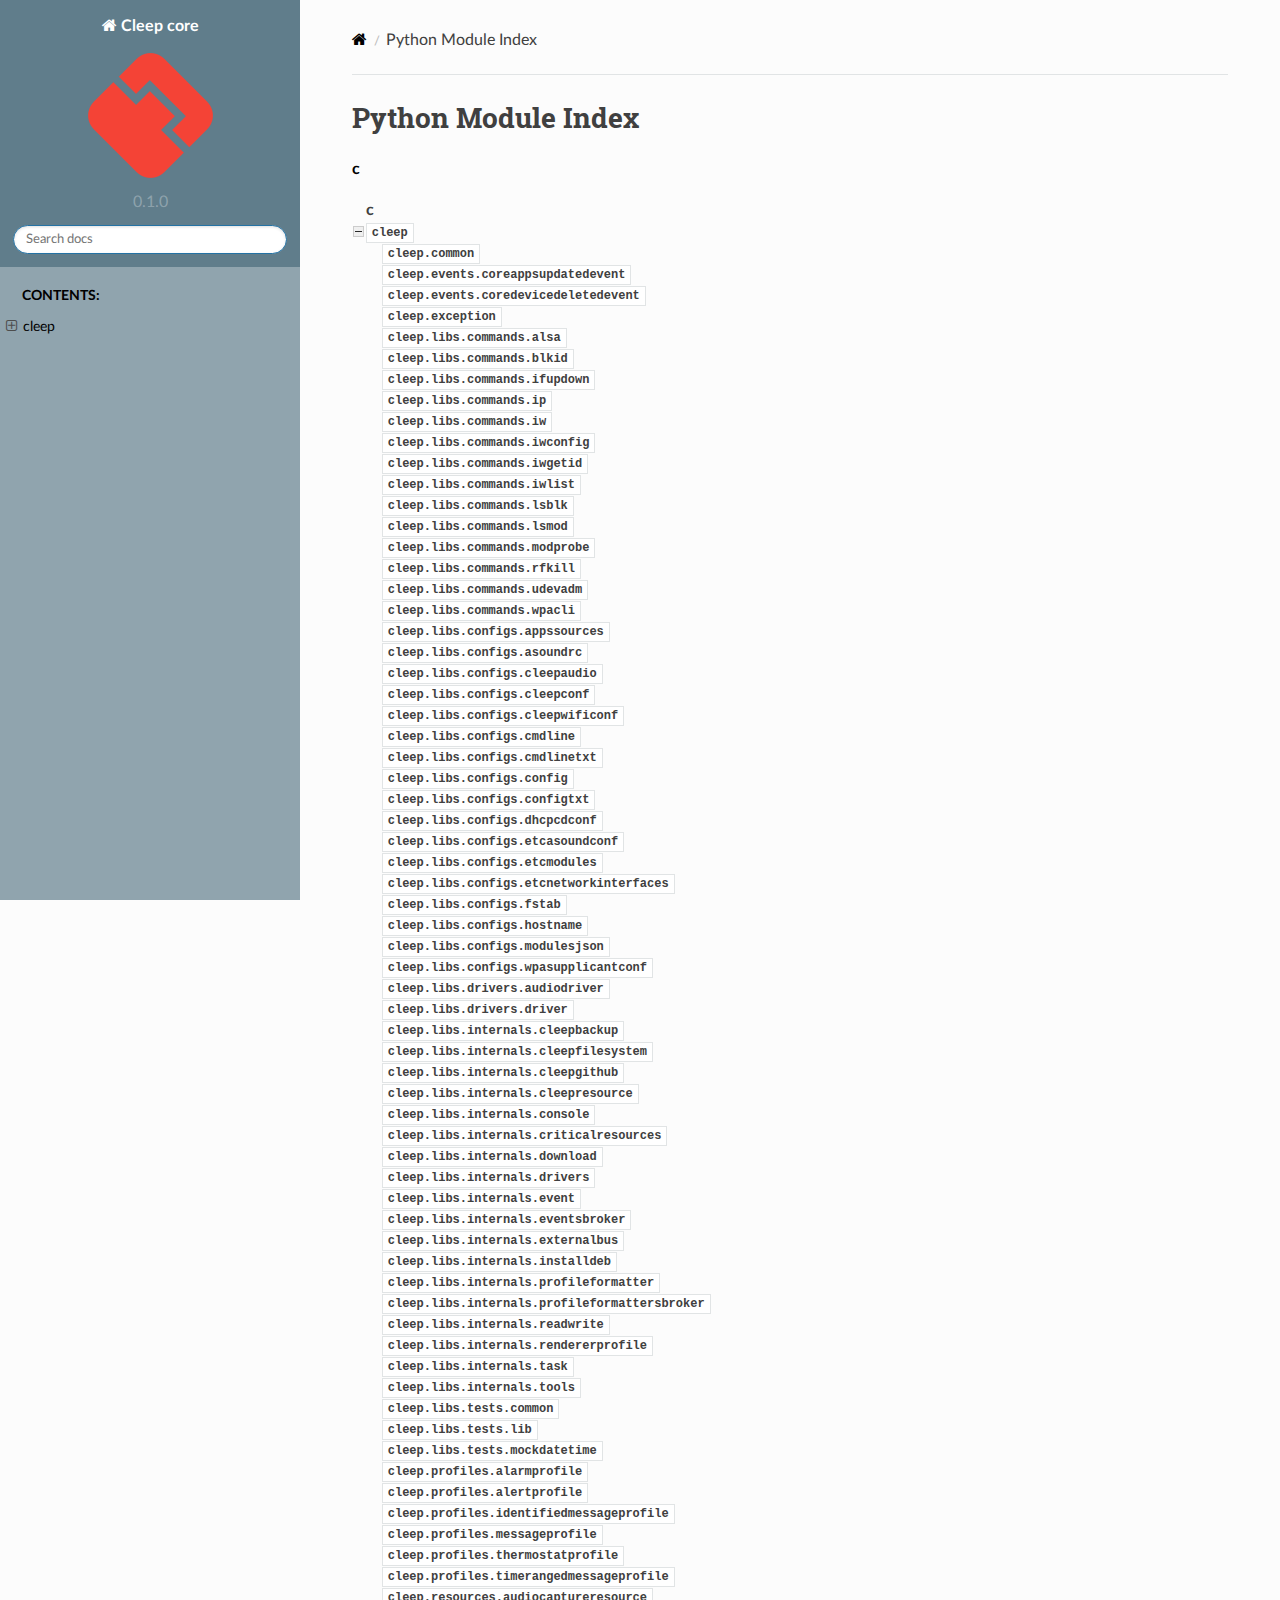
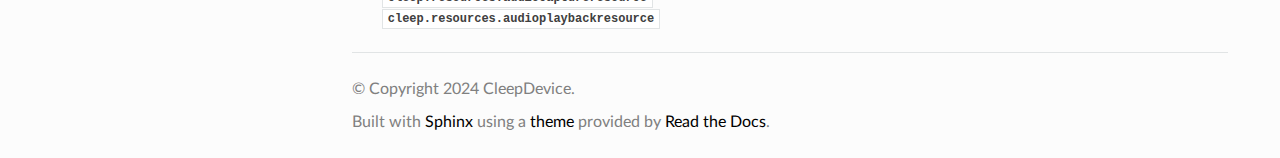
<file: py-modindex.html>
<!DOCTYPE html>
<html class="writer-html5" lang="en" >
<head>
  <meta charset="utf-8" />
  <meta name="viewport" content="width=device-width, initial-scale=1.0" />
  <title>Python Module Index &mdash; Cleep core 0.1.0 documentation</title>
      <link rel="stylesheet" href="_static/pygments.css" type="text/css" />
      <link rel="stylesheet" href="_static/css/theme.css" type="text/css" />
      <link rel="stylesheet" href="_static/cleep.css" type="text/css" />
      <link rel="stylesheet" href="_static/cleep.css" type="text/css" />
    <link rel="shortcut icon" href="_static/favicon.ico"/>
  <!--[if lt IE 9]>
    <script src="_static/js/html5shiv.min.js"></script>
  <![endif]-->
  
        <script data-url_root="./" id="documentation_options" src="_static/documentation_options.js"></script>
        <script src="_static/jquery.js"></script>
        <script src="_static/underscore.js"></script>
        <script src="_static/_sphinx_javascript_frameworks_compat.js"></script>
        <script src="_static/doctools.js"></script>
        <script src="_static/sphinx_highlight.js"></script>
    <script src="_static/js/theme.js"></script>
    <link rel="index" title="Index" href="genindex.html" />
    <link rel="search" title="Search" href="search.html" />
 


</head>

<body class="wy-body-for-nav"> 
  <div class="wy-grid-for-nav">
    <nav data-toggle="wy-nav-shift" class="wy-nav-side">
      <div class="wy-side-scroll">
        <div class="wy-side-nav-search"  style="background: #607d8b" >

          
          
          <a href="index.html" class="icon icon-home">
            Cleep core
              <img src="_static/cleep-logo-red.png" class="logo" alt="Logo"/>
          </a>
              <div class="version">
                0.1.0
              </div>
<div role="search">
  <form id="rtd-search-form" class="wy-form" action="search.html" method="get">
    <input type="text" name="q" placeholder="Search docs" aria-label="Search docs" />
    <input type="hidden" name="check_keywords" value="yes" />
    <input type="hidden" name="area" value="default" />
  </form>
</div>
        </div><div class="wy-menu wy-menu-vertical" data-spy="affix" role="navigation" aria-label="Navigation menu">
              <p class="caption" role="heading"><span class="caption-text">Contents:</span></p>
<ul>
<li class="toctree-l1"><a class="reference internal" href="source/modules.html">cleep</a><ul>
<li class="toctree-l2"><a class="reference internal" href="source/cleep.html">cleep package</a><ul>
<li class="toctree-l3"><a class="reference internal" href="source/cleep.events.html">cleep.events package</a><ul>
<li class="toctree-l4"><a class="reference internal" href="source/cleep.events.html#module-cleep.events.coreappsupdatedevent">cleep.events.coreappsupdatedevent module</a><ul>
<li class="toctree-l5"><a class="reference internal" href="source/cleep.events.html#cleep.events.coreappsupdatedevent.CoreAppsUpdatedEvent"><code class="docutils literal notranslate"><span class="pre">CoreAppsUpdatedEvent</span></code></a><ul>
<li class="toctree-l6"><a class="reference internal" href="source/cleep.events.html#cleep.events.coreappsupdatedevent.CoreAppsUpdatedEvent.EVENT_NAME"><code class="docutils literal notranslate"><span class="pre">CoreAppsUpdatedEvent.EVENT_NAME</span></code></a></li>
<li class="toctree-l6"><a class="reference internal" href="source/cleep.events.html#cleep.events.coreappsupdatedevent.CoreAppsUpdatedEvent.EVENT_PARAMS"><code class="docutils literal notranslate"><span class="pre">CoreAppsUpdatedEvent.EVENT_PARAMS</span></code></a></li>
<li class="toctree-l6"><a class="reference internal" href="source/cleep.events.html#cleep.events.coreappsupdatedevent.CoreAppsUpdatedEvent.EVENT_PROPAGATE"><code class="docutils literal notranslate"><span class="pre">CoreAppsUpdatedEvent.EVENT_PROPAGATE</span></code></a></li>
</ul>
</li>
</ul>
</li>
<li class="toctree-l4"><a class="reference internal" href="source/cleep.events.html#module-cleep.events.coredevicedeletedevent">cleep.events.coredevicedeletedevent module</a><ul>
<li class="toctree-l5"><a class="reference internal" href="source/cleep.events.html#cleep.events.coredevicedeletedevent.CoreDeviceDeletedEvent"><code class="docutils literal notranslate"><span class="pre">CoreDeviceDeletedEvent</span></code></a><ul>
<li class="toctree-l6"><a class="reference internal" href="source/cleep.events.html#cleep.events.coredevicedeletedevent.CoreDeviceDeletedEvent.EVENT_NAME"><code class="docutils literal notranslate"><span class="pre">CoreDeviceDeletedEvent.EVENT_NAME</span></code></a></li>
<li class="toctree-l6"><a class="reference internal" href="source/cleep.events.html#cleep.events.coredevicedeletedevent.CoreDeviceDeletedEvent.EVENT_PARAMS"><code class="docutils literal notranslate"><span class="pre">CoreDeviceDeletedEvent.EVENT_PARAMS</span></code></a></li>
<li class="toctree-l6"><a class="reference internal" href="source/cleep.events.html#cleep.events.coredevicedeletedevent.CoreDeviceDeletedEvent.EVENT_PROPAGATE"><code class="docutils literal notranslate"><span class="pre">CoreDeviceDeletedEvent.EVENT_PROPAGATE</span></code></a></li>
</ul>
</li>
</ul>
</li>
</ul>
</li>
<li class="toctree-l3"><a class="reference internal" href="source/cleep.libs.html">cleep.libs package</a><ul>
<li class="toctree-l4"><a class="reference internal" href="source/cleep.libs.commands.html">cleep.libs.commands package</a><ul>
<li class="toctree-l5"><a class="reference internal" href="source/cleep.libs.commands.html#module-cleep.libs.commands.alsa">cleep.libs.commands.alsa module</a><ul>
<li class="toctree-l6"><a class="reference internal" href="source/cleep.libs.commands.html#cleep.libs.commands.alsa.Alsa"><code class="docutils literal notranslate"><span class="pre">Alsa</span></code></a></li>
</ul>
</li>
<li class="toctree-l5"><a class="reference internal" href="source/cleep.libs.commands.html#module-cleep.libs.commands.blkid">cleep.libs.commands.blkid module</a><ul>
<li class="toctree-l6"><a class="reference internal" href="source/cleep.libs.commands.html#cleep.libs.commands.blkid.Blkid"><code class="docutils literal notranslate"><span class="pre">Blkid</span></code></a></li>
</ul>
</li>
<li class="toctree-l5"><a class="reference internal" href="source/cleep.libs.commands.html#cleep-libs-commands-ifconfig-module">cleep.libs.commands.ifconfig module</a></li>
<li class="toctree-l5"><a class="reference internal" href="source/cleep.libs.commands.html#module-cleep.libs.commands.ifupdown">cleep.libs.commands.ifupdown module</a><ul>
<li class="toctree-l6"><a class="reference internal" href="source/cleep.libs.commands.html#cleep.libs.commands.ifupdown.Ifupdown"><code class="docutils literal notranslate"><span class="pre">Ifupdown</span></code></a></li>
</ul>
</li>
<li class="toctree-l5"><a class="reference internal" href="source/cleep.libs.commands.html#module-cleep.libs.commands.ip">cleep.libs.commands.ip module</a><ul>
<li class="toctree-l6"><a class="reference internal" href="source/cleep.libs.commands.html#cleep.libs.commands.ip.Ip"><code class="docutils literal notranslate"><span class="pre">Ip</span></code></a></li>
</ul>
</li>
<li class="toctree-l5"><a class="reference internal" href="source/cleep.libs.commands.html#module-cleep.libs.commands.iw">cleep.libs.commands.iw module</a><ul>
<li class="toctree-l6"><a class="reference internal" href="source/cleep.libs.commands.html#cleep.libs.commands.iw.Iw"><code class="docutils literal notranslate"><span class="pre">Iw</span></code></a></li>
</ul>
</li>
<li class="toctree-l5"><a class="reference internal" href="source/cleep.libs.commands.html#module-cleep.libs.commands.iwconfig">cleep.libs.commands.iwconfig module</a><ul>
<li class="toctree-l6"><a class="reference internal" href="source/cleep.libs.commands.html#cleep.libs.commands.iwconfig.Iwconfig"><code class="docutils literal notranslate"><span class="pre">Iwconfig</span></code></a></li>
</ul>
</li>
<li class="toctree-l5"><a class="reference internal" href="source/cleep.libs.commands.html#module-cleep.libs.commands.iwgetid">cleep.libs.commands.iwgetid module</a><ul>
<li class="toctree-l6"><a class="reference internal" href="source/cleep.libs.commands.html#cleep.libs.commands.iwgetid.Iwgetid"><code class="docutils literal notranslate"><span class="pre">Iwgetid</span></code></a></li>
</ul>
</li>
<li class="toctree-l5"><a class="reference internal" href="source/cleep.libs.commands.html#module-cleep.libs.commands.iwlist">cleep.libs.commands.iwlist module</a><ul>
<li class="toctree-l6"><a class="reference internal" href="source/cleep.libs.commands.html#cleep.libs.commands.iwlist.Iwlist"><code class="docutils literal notranslate"><span class="pre">Iwlist</span></code></a></li>
</ul>
</li>
<li class="toctree-l5"><a class="reference internal" href="source/cleep.libs.commands.html#module-cleep.libs.commands.lsblk">cleep.libs.commands.lsblk module</a><ul>
<li class="toctree-l6"><a class="reference internal" href="source/cleep.libs.commands.html#cleep.libs.commands.lsblk.Lsblk"><code class="docutils literal notranslate"><span class="pre">Lsblk</span></code></a></li>
</ul>
</li>
<li class="toctree-l5"><a class="reference internal" href="source/cleep.libs.commands.html#module-cleep.libs.commands.lsmod">cleep.libs.commands.lsmod module</a><ul>
<li class="toctree-l6"><a class="reference internal" href="source/cleep.libs.commands.html#cleep.libs.commands.lsmod.Lsmod"><code class="docutils literal notranslate"><span class="pre">Lsmod</span></code></a></li>
</ul>
</li>
<li class="toctree-l5"><a class="reference internal" href="source/cleep.libs.commands.html#module-cleep.libs.commands.modprobe">cleep.libs.commands.modprobe module</a><ul>
<li class="toctree-l6"><a class="reference internal" href="source/cleep.libs.commands.html#cleep.libs.commands.modprobe.Modprobe"><code class="docutils literal notranslate"><span class="pre">Modprobe</span></code></a></li>
</ul>
</li>
<li class="toctree-l5"><a class="reference internal" href="source/cleep.libs.commands.html#module-cleep.libs.commands.rfkill">cleep.libs.commands.rfkill module</a><ul>
<li class="toctree-l6"><a class="reference internal" href="source/cleep.libs.commands.html#cleep.libs.commands.rfkill.Rfkill"><code class="docutils literal notranslate"><span class="pre">Rfkill</span></code></a></li>
</ul>
</li>
<li class="toctree-l5"><a class="reference internal" href="source/cleep.libs.commands.html#module-cleep.libs.commands.udevadm">cleep.libs.commands.udevadm module</a><ul>
<li class="toctree-l6"><a class="reference internal" href="source/cleep.libs.commands.html#cleep.libs.commands.udevadm.Udevadm"><code class="docutils literal notranslate"><span class="pre">Udevadm</span></code></a></li>
</ul>
</li>
<li class="toctree-l5"><a class="reference internal" href="source/cleep.libs.commands.html#module-cleep.libs.commands.wpacli">cleep.libs.commands.wpacli module</a><ul>
<li class="toctree-l6"><a class="reference internal" href="source/cleep.libs.commands.html#cleep.libs.commands.wpacli.Wpacli"><code class="docutils literal notranslate"><span class="pre">Wpacli</span></code></a></li>
</ul>
</li>
</ul>
</li>
<li class="toctree-l4"><a class="reference internal" href="source/cleep.libs.configs.html">cleep.libs.configs package</a><ul>
<li class="toctree-l5"><a class="reference internal" href="source/cleep.libs.configs.html#module-cleep.libs.configs.appssources">cleep.libs.configs.appssources module</a><ul>
<li class="toctree-l6"><a class="reference internal" href="source/cleep.libs.configs.html#cleep.libs.configs.appssources.AppsSources"><code class="docutils literal notranslate"><span class="pre">AppsSources</span></code></a></li>
</ul>
</li>
<li class="toctree-l5"><a class="reference internal" href="source/cleep.libs.configs.html#module-cleep.libs.configs.asoundrc">cleep.libs.configs.asoundrc module</a><ul>
<li class="toctree-l6"><a class="reference internal" href="source/cleep.libs.configs.html#cleep.libs.configs.asoundrc.Asoundrc"><code class="docutils literal notranslate"><span class="pre">Asoundrc</span></code></a></li>
</ul>
</li>
<li class="toctree-l5"><a class="reference internal" href="source/cleep.libs.configs.html#module-cleep.libs.configs.cleepaudio">cleep.libs.configs.cleepaudio module</a><ul>
<li class="toctree-l6"><a class="reference internal" href="source/cleep.libs.configs.html#cleep.libs.configs.cleepaudio.CleepAudio"><code class="docutils literal notranslate"><span class="pre">CleepAudio</span></code></a></li>
</ul>
</li>
<li class="toctree-l5"><a class="reference internal" href="source/cleep.libs.configs.html#module-cleep.libs.configs.cleepconf">cleep.libs.configs.cleepconf module</a><ul>
<li class="toctree-l6"><a class="reference internal" href="source/cleep.libs.configs.html#cleep.libs.configs.cleepconf.CleepConf"><code class="docutils literal notranslate"><span class="pre">CleepConf</span></code></a></li>
</ul>
</li>
<li class="toctree-l5"><a class="reference internal" href="source/cleep.libs.configs.html#module-cleep.libs.configs.cleepwificonf">cleep.libs.configs.cleepwificonf module</a><ul>
<li class="toctree-l6"><a class="reference internal" href="source/cleep.libs.configs.html#cleep.libs.configs.cleepwificonf.CleepWifiConf"><code class="docutils literal notranslate"><span class="pre">CleepWifiConf</span></code></a></li>
</ul>
</li>
<li class="toctree-l5"><a class="reference internal" href="source/cleep.libs.configs.html#module-cleep.libs.configs.cmdline">cleep.libs.configs.cmdline module</a><ul>
<li class="toctree-l6"><a class="reference internal" href="source/cleep.libs.configs.html#cleep.libs.configs.cmdline.Cmdline"><code class="docutils literal notranslate"><span class="pre">Cmdline</span></code></a></li>
</ul>
</li>
<li class="toctree-l5"><a class="reference internal" href="source/cleep.libs.configs.html#module-cleep.libs.configs.cmdlinetxt">cleep.libs.configs.cmdlinetxt module</a><ul>
<li class="toctree-l6"><a class="reference internal" href="source/cleep.libs.configs.html#cleep.libs.configs.cmdlinetxt.CmdlineTxt"><code class="docutils literal notranslate"><span class="pre">CmdlineTxt</span></code></a></li>
</ul>
</li>
<li class="toctree-l5"><a class="reference internal" href="source/cleep.libs.configs.html#module-cleep.libs.configs.config">cleep.libs.configs.config module</a><ul>
<li class="toctree-l6"><a class="reference internal" href="source/cleep.libs.configs.html#cleep.libs.configs.config.Config"><code class="docutils literal notranslate"><span class="pre">Config</span></code></a></li>
</ul>
</li>
<li class="toctree-l5"><a class="reference internal" href="source/cleep.libs.configs.html#module-cleep.libs.configs.configtxt">cleep.libs.configs.configtxt module</a><ul>
<li class="toctree-l6"><a class="reference internal" href="source/cleep.libs.configs.html#cleep.libs.configs.configtxt.ConfigTxt"><code class="docutils literal notranslate"><span class="pre">ConfigTxt</span></code></a></li>
</ul>
</li>
<li class="toctree-l5"><a class="reference internal" href="source/cleep.libs.configs.html#module-cleep.libs.configs.dhcpcdconf">cleep.libs.configs.dhcpcdconf module</a><ul>
<li class="toctree-l6"><a class="reference internal" href="source/cleep.libs.configs.html#cleep.libs.configs.dhcpcdconf.DhcpcdConf"><code class="docutils literal notranslate"><span class="pre">DhcpcdConf</span></code></a></li>
</ul>
</li>
<li class="toctree-l5"><a class="reference internal" href="source/cleep.libs.configs.html#module-cleep.libs.configs.etcasoundconf">cleep.libs.configs.etcasoundconf module</a><ul>
<li class="toctree-l6"><a class="reference internal" href="source/cleep.libs.configs.html#cleep.libs.configs.etcasoundconf.EtcAsoundConf"><code class="docutils literal notranslate"><span class="pre">EtcAsoundConf</span></code></a></li>
</ul>
</li>
<li class="toctree-l5"><a class="reference internal" href="source/cleep.libs.configs.html#module-cleep.libs.configs.etcmodules">cleep.libs.configs.etcmodules module</a><ul>
<li class="toctree-l6"><a class="reference internal" href="source/cleep.libs.configs.html#cleep.libs.configs.etcmodules.EtcModules"><code class="docutils literal notranslate"><span class="pre">EtcModules</span></code></a></li>
</ul>
</li>
<li class="toctree-l5"><a class="reference internal" href="source/cleep.libs.configs.html#module-cleep.libs.configs.etcnetworkinterfaces">cleep.libs.configs.etcnetworkinterfaces module</a><ul>
<li class="toctree-l6"><a class="reference internal" href="source/cleep.libs.configs.html#cleep.libs.configs.etcnetworkinterfaces.EtcNetworkInterfaces"><code class="docutils literal notranslate"><span class="pre">EtcNetworkInterfaces</span></code></a></li>
</ul>
</li>
<li class="toctree-l5"><a class="reference internal" href="source/cleep.libs.configs.html#module-cleep.libs.configs.fstab">cleep.libs.configs.fstab module</a><ul>
<li class="toctree-l6"><a class="reference internal" href="source/cleep.libs.configs.html#cleep.libs.configs.fstab.Fstab"><code class="docutils literal notranslate"><span class="pre">Fstab</span></code></a></li>
</ul>
</li>
<li class="toctree-l5"><a class="reference internal" href="source/cleep.libs.configs.html#module-cleep.libs.configs.hostname">cleep.libs.configs.hostname module</a><ul>
<li class="toctree-l6"><a class="reference internal" href="source/cleep.libs.configs.html#cleep.libs.configs.hostname.Hostname"><code class="docutils literal notranslate"><span class="pre">Hostname</span></code></a></li>
</ul>
</li>
<li class="toctree-l5"><a class="reference internal" href="source/cleep.libs.configs.html#module-cleep.libs.configs.modulesjson">cleep.libs.configs.modulesjson module</a><ul>
<li class="toctree-l6"><a class="reference internal" href="source/cleep.libs.configs.html#cleep.libs.configs.modulesjson.ModulesJson"><code class="docutils literal notranslate"><span class="pre">ModulesJson</span></code></a></li>
</ul>
</li>
<li class="toctree-l5"><a class="reference internal" href="source/cleep.libs.configs.html#module-cleep.libs.configs.wpasupplicantconf">cleep.libs.configs.wpasupplicantconf module</a><ul>
<li class="toctree-l6"><a class="reference internal" href="source/cleep.libs.configs.html#cleep.libs.configs.wpasupplicantconf.WpaSupplicantConf"><code class="docutils literal notranslate"><span class="pre">WpaSupplicantConf</span></code></a></li>
</ul>
</li>
</ul>
</li>
<li class="toctree-l4"><a class="reference internal" href="source/cleep.libs.drivers.html">cleep.libs.drivers package</a><ul>
<li class="toctree-l5"><a class="reference internal" href="source/cleep.libs.drivers.html#module-cleep.libs.drivers.audiodriver">cleep.libs.drivers.audiodriver module</a><ul>
<li class="toctree-l6"><a class="reference internal" href="source/cleep.libs.drivers.html#cleep.libs.drivers.audiodriver.AudioDriver"><code class="docutils literal notranslate"><span class="pre">AudioDriver</span></code></a></li>
</ul>
</li>
<li class="toctree-l5"><a class="reference internal" href="source/cleep.libs.drivers.html#module-cleep.libs.drivers.driver">cleep.libs.drivers.driver module</a><ul>
<li class="toctree-l6"><a class="reference internal" href="source/cleep.libs.drivers.html#cleep.libs.drivers.driver.Driver"><code class="docutils literal notranslate"><span class="pre">Driver</span></code></a></li>
</ul>
</li>
</ul>
</li>
<li class="toctree-l4"><a class="reference internal" href="source/cleep.libs.internals.html">cleep.libs.internals package</a><ul>
<li class="toctree-l5"><a class="reference internal" href="source/cleep.libs.internals.html#module-cleep.libs.internals.cleepbackup">cleep.libs.internals.cleepbackup module</a><ul>
<li class="toctree-l6"><a class="reference internal" href="source/cleep.libs.internals.html#cleep.libs.internals.cleepbackup.CleepBackup"><code class="docutils literal notranslate"><span class="pre">CleepBackup</span></code></a></li>
</ul>
</li>
<li class="toctree-l5"><a class="reference internal" href="source/cleep.libs.internals.html#cleep-libs-internals-cleepdoc-module">cleep.libs.internals.cleepdoc module</a></li>
<li class="toctree-l5"><a class="reference internal" href="source/cleep.libs.internals.html#module-cleep.libs.internals.cleepfilesystem">cleep.libs.internals.cleepfilesystem module</a><ul>
<li class="toctree-l6"><a class="reference internal" href="source/cleep.libs.internals.html#cleep.libs.internals.cleepfilesystem.CleepFilesystem"><code class="docutils literal notranslate"><span class="pre">CleepFilesystem</span></code></a></li>
</ul>
</li>
<li class="toctree-l5"><a class="reference internal" href="source/cleep.libs.internals.html#module-cleep.libs.internals.cleepgithub">cleep.libs.internals.cleepgithub module</a><ul>
<li class="toctree-l6"><a class="reference internal" href="source/cleep.libs.internals.html#cleep.libs.internals.cleepgithub.CleepGithub"><code class="docutils literal notranslate"><span class="pre">CleepGithub</span></code></a></li>
</ul>
</li>
<li class="toctree-l5"><a class="reference internal" href="source/cleep.libs.internals.html#module-cleep.libs.internals.cleepresource">cleep.libs.internals.cleepresource module</a><ul>
<li class="toctree-l6"><a class="reference internal" href="source/cleep.libs.internals.html#cleep.libs.internals.cleepresource.CleepResource"><code class="docutils literal notranslate"><span class="pre">CleepResource</span></code></a></li>
</ul>
</li>
<li class="toctree-l5"><a class="reference internal" href="source/cleep.libs.internals.html#module-cleep.libs.internals.console">cleep.libs.internals.console module</a><ul>
<li class="toctree-l6"><a class="reference internal" href="source/cleep.libs.internals.html#cleep.libs.internals.console.AdvancedConsole"><code class="docutils literal notranslate"><span class="pre">AdvancedConsole</span></code></a></li>
<li class="toctree-l6"><a class="reference internal" href="source/cleep.libs.internals.html#cleep.libs.internals.console.Console"><code class="docutils literal notranslate"><span class="pre">Console</span></code></a></li>
<li class="toctree-l6"><a class="reference internal" href="source/cleep.libs.internals.html#cleep.libs.internals.console.EndlessConsole"><code class="docutils literal notranslate"><span class="pre">EndlessConsole</span></code></a></li>
<li class="toctree-l6"><a class="reference internal" href="source/cleep.libs.internals.html#cleep.libs.internals.console.get_env"><code class="docutils literal notranslate"><span class="pre">get_env()</span></code></a></li>
<li class="toctree-l6"><a class="reference internal" href="source/cleep.libs.internals.html#cleep.libs.internals.console.set_opts"><code class="docutils literal notranslate"><span class="pre">set_opts()</span></code></a></li>
</ul>
</li>
<li class="toctree-l5"><a class="reference internal" href="source/cleep.libs.internals.html#cleep-libs-internals-crashreport-module">cleep.libs.internals.crashreport module</a></li>
<li class="toctree-l5"><a class="reference internal" href="source/cleep.libs.internals.html#module-cleep.libs.internals.criticalresources">cleep.libs.internals.criticalresources module</a><ul>
<li class="toctree-l6"><a class="reference internal" href="source/cleep.libs.internals.html#cleep.libs.internals.criticalresources.CriticalResources"><code class="docutils literal notranslate"><span class="pre">CriticalResources</span></code></a></li>
</ul>
</li>
<li class="toctree-l5"><a class="reference internal" href="source/cleep.libs.internals.html#module-cleep.libs.internals.download">cleep.libs.internals.download module</a><ul>
<li class="toctree-l6"><a class="reference internal" href="source/cleep.libs.internals.html#cleep.libs.internals.download.Download"><code class="docutils literal notranslate"><span class="pre">Download</span></code></a></li>
</ul>
</li>
<li class="toctree-l5"><a class="reference internal" href="source/cleep.libs.internals.html#module-cleep.libs.internals.drivers">cleep.libs.internals.drivers module</a><ul>
<li class="toctree-l6"><a class="reference internal" href="source/cleep.libs.internals.html#cleep.libs.internals.drivers.Drivers"><code class="docutils literal notranslate"><span class="pre">Drivers</span></code></a></li>
</ul>
</li>
<li class="toctree-l5"><a class="reference internal" href="source/cleep.libs.internals.html#module-cleep.libs.internals.event">cleep.libs.internals.event module</a><ul>
<li class="toctree-l6"><a class="reference internal" href="source/cleep.libs.internals.html#cleep.libs.internals.event.Event"><code class="docutils literal notranslate"><span class="pre">Event</span></code></a></li>
</ul>
</li>
<li class="toctree-l5"><a class="reference internal" href="source/cleep.libs.internals.html#module-cleep.libs.internals.eventsbroker">cleep.libs.internals.eventsbroker module</a><ul>
<li class="toctree-l6"><a class="reference internal" href="source/cleep.libs.internals.html#cleep.libs.internals.eventsbroker.EventsBroker"><code class="docutils literal notranslate"><span class="pre">EventsBroker</span></code></a></li>
</ul>
</li>
<li class="toctree-l5"><a class="reference internal" href="source/cleep.libs.internals.html#module-cleep.libs.internals.externalbus">cleep.libs.internals.externalbus module</a><ul>
<li class="toctree-l6"><a class="reference internal" href="source/cleep.libs.internals.html#cleep.libs.internals.externalbus.ExternalBus"><code class="docutils literal notranslate"><span class="pre">ExternalBus</span></code></a></li>
</ul>
</li>
<li class="toctree-l5"><a class="reference internal" href="source/cleep.libs.internals.html#cleep-libs-internals-install-module">cleep.libs.internals.install module</a></li>
<li class="toctree-l5"><a class="reference internal" href="source/cleep.libs.internals.html#cleep-libs-internals-installcleep-module">cleep.libs.internals.installcleep module</a></li>
<li class="toctree-l5"><a class="reference internal" href="source/cleep.libs.internals.html#module-cleep.libs.internals.installdeb">cleep.libs.internals.installdeb module</a><ul>
<li class="toctree-l6"><a class="reference internal" href="source/cleep.libs.internals.html#cleep.libs.internals.installdeb.InstallDeb"><code class="docutils literal notranslate"><span class="pre">InstallDeb</span></code></a></li>
</ul>
</li>
<li class="toctree-l5"><a class="reference internal" href="source/cleep.libs.internals.html#cleep-libs-internals-installmodule-module">cleep.libs.internals.installmodule module</a></li>
<li class="toctree-l5"><a class="reference internal" href="source/cleep.libs.internals.html#module-cleep.libs.internals.profileformatter">cleep.libs.internals.profileformatter module</a><ul>
<li class="toctree-l6"><a class="reference internal" href="source/cleep.libs.internals.html#cleep.libs.internals.profileformatter.ProfileFormatter"><code class="docutils literal notranslate"><span class="pre">ProfileFormatter</span></code></a></li>
</ul>
</li>
<li class="toctree-l5"><a class="reference internal" href="source/cleep.libs.internals.html#module-cleep.libs.internals.profileformattersbroker">cleep.libs.internals.profileformattersbroker module</a><ul>
<li class="toctree-l6"><a class="reference internal" href="source/cleep.libs.internals.html#cleep.libs.internals.profileformattersbroker.ProfileFormattersBroker"><code class="docutils literal notranslate"><span class="pre">ProfileFormattersBroker</span></code></a></li>
</ul>
</li>
<li class="toctree-l5"><a class="reference internal" href="source/cleep.libs.internals.html#module-cleep.libs.internals.readwrite">cleep.libs.internals.readwrite module</a><ul>
<li class="toctree-l6"><a class="reference internal" href="source/cleep.libs.internals.html#cleep.libs.internals.readwrite.ReadWrite"><code class="docutils literal notranslate"><span class="pre">ReadWrite</span></code></a></li>
<li class="toctree-l6"><a class="reference internal" href="source/cleep.libs.internals.html#cleep.libs.internals.readwrite.ReadWriteContext"><code class="docutils literal notranslate"><span class="pre">ReadWriteContext</span></code></a></li>
</ul>
</li>
<li class="toctree-l5"><a class="reference internal" href="source/cleep.libs.internals.html#module-cleep.libs.internals.rendererprofile">cleep.libs.internals.rendererprofile module</a><ul>
<li class="toctree-l6"><a class="reference internal" href="source/cleep.libs.internals.html#cleep.libs.internals.rendererprofile.RendererProfile"><code class="docutils literal notranslate"><span class="pre">RendererProfile</span></code></a></li>
</ul>
</li>
<li class="toctree-l5"><a class="reference internal" href="source/cleep.libs.internals.html#cleep-libs-internals-sun-module">cleep.libs.internals.sun module</a></li>
<li class="toctree-l5"><a class="reference internal" href="source/cleep.libs.internals.html#module-cleep.libs.internals.task">cleep.libs.internals.task module</a><ul>
<li class="toctree-l6"><a class="reference internal" href="source/cleep.libs.internals.html#cleep.libs.internals.task.CountTask"><code class="docutils literal notranslate"><span class="pre">CountTask</span></code></a></li>
<li class="toctree-l6"><a class="reference internal" href="source/cleep.libs.internals.html#cleep.libs.internals.task.Task"><code class="docutils literal notranslate"><span class="pre">Task</span></code></a></li>
</ul>
</li>
<li class="toctree-l5"><a class="reference internal" href="source/cleep.libs.internals.html#module-cleep.libs.internals.tools">cleep.libs.internals.tools module</a><ul>
<li class="toctree-l6"><a class="reference internal" href="source/cleep.libs.internals.html#cleep.libs.internals.tools.cidr_to_netmask"><code class="docutils literal notranslate"><span class="pre">cidr_to_netmask()</span></code></a></li>
<li class="toctree-l6"><a class="reference internal" href="source/cleep.libs.internals.html#cleep.libs.internals.tools.compare_compat_string"><code class="docutils literal notranslate"><span class="pre">compare_compat_string()</span></code></a></li>
<li class="toctree-l6"><a class="reference internal" href="source/cleep.libs.internals.html#cleep.libs.internals.tools.compare_versions"><code class="docutils literal notranslate"><span class="pre">compare_versions()</span></code></a></li>
<li class="toctree-l6"><a class="reference internal" href="source/cleep.libs.internals.html#cleep.libs.internals.tools.dbm_to_percent"><code class="docutils literal notranslate"><span class="pre">dbm_to_percent()</span></code></a></li>
<li class="toctree-l6"><a class="reference internal" href="source/cleep.libs.internals.html#cleep.libs.internals.tools.file_to_base64"><code class="docutils literal notranslate"><span class="pre">file_to_base64()</span></code></a></li>
<li class="toctree-l6"><a class="reference internal" href="source/cleep.libs.internals.html#cleep.libs.internals.tools.full_split_path"><code class="docutils literal notranslate"><span class="pre">full_split_path()</span></code></a></li>
<li class="toctree-l6"><a class="reference internal" href="source/cleep.libs.internals.html#cleep.libs.internals.tools.hr_bytes"><code class="docutils literal notranslate"><span class="pre">hr_bytes()</span></code></a></li>
<li class="toctree-l6"><a class="reference internal" href="source/cleep.libs.internals.html#cleep.libs.internals.tools.hr_uptime"><code class="docutils literal notranslate"><span class="pre">hr_uptime()</span></code></a></li>
<li class="toctree-l6"><a class="reference internal" href="source/cleep.libs.internals.html#cleep.libs.internals.tools.install_trace_logging_level"><code class="docutils literal notranslate"><span class="pre">install_trace_logging_level()</span></code></a></li>
<li class="toctree-l6"><a class="reference internal" href="source/cleep.libs.internals.html#cleep.libs.internals.tools.install_unhandled_exception_handler"><code class="docutils literal notranslate"><span class="pre">install_unhandled_exception_handler()</span></code></a></li>
<li class="toctree-l6"><a class="reference internal" href="source/cleep.libs.internals.html#cleep.libs.internals.tools.is_core_lib"><code class="docutils literal notranslate"><span class="pre">is_core_lib()</span></code></a></li>
<li class="toctree-l6"><a class="reference internal" href="source/cleep.libs.internals.html#cleep.libs.internals.tools.netmask_to_cidr"><code class="docutils literal notranslate"><span class="pre">netmask_to_cidr()</span></code></a></li>
<li class="toctree-l6"><a class="reference internal" href="source/cleep.libs.internals.html#cleep.libs.internals.tools.raspberry_pi_infos"><code class="docutils literal notranslate"><span class="pre">raspberry_pi_infos()</span></code></a></li>
<li class="toctree-l6"><a class="reference internal" href="source/cleep.libs.internals.html#cleep.libs.internals.tools.wpa_passphrase"><code class="docutils literal notranslate"><span class="pre">wpa_passphrase()</span></code></a></li>
</ul>
</li>
</ul>
</li>
<li class="toctree-l4"><a class="reference internal" href="source/cleep.libs.tests.html">cleep.libs.tests package</a><ul>
<li class="toctree-l5"><a class="reference internal" href="source/cleep.libs.tests.html#module-cleep.libs.tests.common">cleep.libs.tests.common module</a><ul>
<li class="toctree-l6"><a class="reference internal" href="source/cleep.libs.tests.html#cleep.libs.tests.common.get_log_level"><code class="docutils literal notranslate"><span class="pre">get_log_level()</span></code></a></li>
</ul>
</li>
<li class="toctree-l5"><a class="reference internal" href="source/cleep.libs.tests.html#module-cleep.libs.tests.lib">cleep.libs.tests.lib module</a><ul>
<li class="toctree-l6"><a class="reference internal" href="source/cleep.libs.tests.html#cleep.libs.tests.lib.FileDescriptorMock"><code class="docutils literal notranslate"><span class="pre">FileDescriptorMock</span></code></a></li>
<li class="toctree-l6"><a class="reference internal" href="source/cleep.libs.tests.html#cleep.libs.tests.lib.TestLib"><code class="docutils literal notranslate"><span class="pre">TestLib</span></code></a></li>
</ul>
</li>
<li class="toctree-l5"><a class="reference internal" href="source/cleep.libs.tests.html#module-cleep.libs.tests.mockdatetime">cleep.libs.tests.mockdatetime module</a><ul>
<li class="toctree-l6"><a class="reference internal" href="source/cleep.libs.tests.html#cleep.libs.tests.mockdatetime.mock_datetime"><code class="docutils literal notranslate"><span class="pre">mock_datetime()</span></code></a></li>
</ul>
</li>
<li class="toctree-l5"><a class="reference internal" href="source/cleep.libs.tests.html#cleep-libs-tests-session-module">cleep.libs.tests.session module</a></li>
</ul>
</li>
</ul>
</li>
<li class="toctree-l3"><a class="reference internal" href="source/cleep.profiles.html">cleep.profiles package</a><ul>
<li class="toctree-l4"><a class="reference internal" href="source/cleep.profiles.html#module-cleep.profiles.alarmprofile">cleep.profiles.alarmprofile module</a><ul>
<li class="toctree-l5"><a class="reference internal" href="source/cleep.profiles.html#cleep.profiles.alarmprofile.AlarmProfile"><code class="docutils literal notranslate"><span class="pre">AlarmProfile</span></code></a><ul>
<li class="toctree-l6"><a class="reference internal" href="source/cleep.profiles.html#cleep.profiles.alarmprofile.AlarmProfile.STATUS_SCHEDULED"><code class="docutils literal notranslate"><span class="pre">AlarmProfile.STATUS_SCHEDULED</span></code></a></li>
<li class="toctree-l6"><a class="reference internal" href="source/cleep.profiles.html#cleep.profiles.alarmprofile.AlarmProfile.STATUS_SNOOZED"><code class="docutils literal notranslate"><span class="pre">AlarmProfile.STATUS_SNOOZED</span></code></a></li>
<li class="toctree-l6"><a class="reference internal" href="source/cleep.profiles.html#cleep.profiles.alarmprofile.AlarmProfile.STATUS_STOPPED"><code class="docutils literal notranslate"><span class="pre">AlarmProfile.STATUS_STOPPED</span></code></a></li>
<li class="toctree-l6"><a class="reference internal" href="source/cleep.profiles.html#cleep.profiles.alarmprofile.AlarmProfile.STATUS_TRIGGERED"><code class="docutils literal notranslate"><span class="pre">AlarmProfile.STATUS_TRIGGERED</span></code></a></li>
<li class="toctree-l6"><a class="reference internal" href="source/cleep.profiles.html#cleep.profiles.alarmprofile.AlarmProfile.STATUS_UNKNOWN"><code class="docutils literal notranslate"><span class="pre">AlarmProfile.STATUS_UNKNOWN</span></code></a></li>
<li class="toctree-l6"><a class="reference internal" href="source/cleep.profiles.html#cleep.profiles.alarmprofile.AlarmProfile.STATUS_UNSCHEDULED"><code class="docutils literal notranslate"><span class="pre">AlarmProfile.STATUS_UNSCHEDULED</span></code></a></li>
</ul>
</li>
</ul>
</li>
<li class="toctree-l4"><a class="reference internal" href="source/cleep.profiles.html#module-cleep.profiles.alertprofile">cleep.profiles.alertprofile module</a><ul>
<li class="toctree-l5"><a class="reference internal" href="source/cleep.profiles.html#cleep.profiles.alertprofile.AlertProfile"><code class="docutils literal notranslate"><span class="pre">AlertProfile</span></code></a></li>
</ul>
</li>
<li class="toctree-l4"><a class="reference internal" href="source/cleep.profiles.html#module-cleep.profiles.identifiedmessageprofile">cleep.profiles.identifiedmessageprofile module</a><ul>
<li class="toctree-l5"><a class="reference internal" href="source/cleep.profiles.html#cleep.profiles.identifiedmessageprofile.IdentifiedMessageProfile"><code class="docutils literal notranslate"><span class="pre">IdentifiedMessageProfile</span></code></a></li>
</ul>
</li>
<li class="toctree-l4"><a class="reference internal" href="source/cleep.profiles.html#module-cleep.profiles.messageprofile">cleep.profiles.messageprofile module</a><ul>
<li class="toctree-l5"><a class="reference internal" href="source/cleep.profiles.html#cleep.profiles.messageprofile.MessageProfile"><code class="docutils literal notranslate"><span class="pre">MessageProfile</span></code></a></li>
</ul>
</li>
<li class="toctree-l4"><a class="reference internal" href="source/cleep.profiles.html#module-cleep.profiles.thermostatprofile">cleep.profiles.thermostatprofile module</a><ul>
<li class="toctree-l5"><a class="reference internal" href="source/cleep.profiles.html#cleep.profiles.thermostatprofile.ThermostatProfile"><code class="docutils literal notranslate"><span class="pre">ThermostatProfile</span></code></a><ul>
<li class="toctree-l6"><a class="reference internal" href="source/cleep.profiles.html#cleep.profiles.thermostatprofile.ThermostatProfile.MODE_ANTIFROST"><code class="docutils literal notranslate"><span class="pre">ThermostatProfile.MODE_ANTIFROST</span></code></a></li>
<li class="toctree-l6"><a class="reference internal" href="source/cleep.profiles.html#cleep.profiles.thermostatprofile.ThermostatProfile.MODE_COMFORT1"><code class="docutils literal notranslate"><span class="pre">ThermostatProfile.MODE_COMFORT1</span></code></a></li>
<li class="toctree-l6"><a class="reference internal" href="source/cleep.profiles.html#cleep.profiles.thermostatprofile.ThermostatProfile.MODE_COMFORT2"><code class="docutils literal notranslate"><span class="pre">ThermostatProfile.MODE_COMFORT2</span></code></a></li>
<li class="toctree-l6"><a class="reference internal" href="source/cleep.profiles.html#cleep.profiles.thermostatprofile.ThermostatProfile.MODE_COMFORT3"><code class="docutils literal notranslate"><span class="pre">ThermostatProfile.MODE_COMFORT3</span></code></a></li>
<li class="toctree-l6"><a class="reference internal" href="source/cleep.profiles.html#cleep.profiles.thermostatprofile.ThermostatProfile.MODE_ECO"><code class="docutils literal notranslate"><span class="pre">ThermostatProfile.MODE_ECO</span></code></a></li>
<li class="toctree-l6"><a class="reference internal" href="source/cleep.profiles.html#cleep.profiles.thermostatprofile.ThermostatProfile.MODE_STOP"><code class="docutils literal notranslate"><span class="pre">ThermostatProfile.MODE_STOP</span></code></a></li>
</ul>
</li>
</ul>
</li>
<li class="toctree-l4"><a class="reference internal" href="source/cleep.profiles.html#module-cleep.profiles.timerangedmessageprofile">cleep.profiles.timerangedmessageprofile module</a><ul>
<li class="toctree-l5"><a class="reference internal" href="source/cleep.profiles.html#cleep.profiles.timerangedmessageprofile.TimeRangedMessageProfile"><code class="docutils literal notranslate"><span class="pre">TimeRangedMessageProfile</span></code></a></li>
</ul>
</li>
</ul>
</li>
<li class="toctree-l3"><a class="reference internal" href="source/cleep.resources.html">cleep.resources package</a><ul>
<li class="toctree-l4"><a class="reference internal" href="source/cleep.resources.html#module-cleep.resources.audiocaptureresource">cleep.resources.audiocaptureresource module</a><ul>
<li class="toctree-l5"><a class="reference internal" href="source/cleep.resources.html#cleep.resources.audiocaptureresource.AudioCaptureResource"><code class="docutils literal notranslate"><span class="pre">AudioCaptureResource</span></code></a><ul>
<li class="toctree-l6"><a class="reference internal" href="source/cleep.resources.html#cleep.resources.audiocaptureresource.AudioCaptureResource.RESOURCE_NAME"><code class="docutils literal notranslate"><span class="pre">AudioCaptureResource.RESOURCE_NAME</span></code></a></li>
</ul>
</li>
</ul>
</li>
<li class="toctree-l4"><a class="reference internal" href="source/cleep.resources.html#module-cleep.resources.audioplaybackresource">cleep.resources.audioplaybackresource module</a><ul>
<li class="toctree-l5"><a class="reference internal" href="source/cleep.resources.html#cleep.resources.audioplaybackresource.AudioPlaybackResource"><code class="docutils literal notranslate"><span class="pre">AudioPlaybackResource</span></code></a><ul>
<li class="toctree-l6"><a class="reference internal" href="source/cleep.resources.html#cleep.resources.audioplaybackresource.AudioPlaybackResource.RESOURCE_NAME"><code class="docutils literal notranslate"><span class="pre">AudioPlaybackResource.RESOURCE_NAME</span></code></a></li>
</ul>
</li>
</ul>
</li>
</ul>
</li>
<li class="toctree-l3"><a class="reference internal" href="source/cleep.html#cleep-bus-module">cleep.bus module</a></li>
<li class="toctree-l3"><a class="reference internal" href="source/cleep.html#module-cleep.common">cleep.common module</a><ul>
<li class="toctree-l4"><a class="reference internal" href="source/cleep.html#cleep.common.CATEGORIES"><code class="docutils literal notranslate"><span class="pre">CATEGORIES</span></code></a><ul>
<li class="toctree-l5"><a class="reference internal" href="source/cleep.html#cleep.common.CATEGORIES.ALL"><code class="docutils literal notranslate"><span class="pre">CATEGORIES.ALL</span></code></a></li>
<li class="toctree-l5"><a class="reference internal" href="source/cleep.html#cleep.common.CATEGORIES.APPLICATION"><code class="docutils literal notranslate"><span class="pre">CATEGORIES.APPLICATION</span></code></a></li>
<li class="toctree-l5"><a class="reference internal" href="source/cleep.html#cleep.common.CATEGORIES.DRIVER"><code class="docutils literal notranslate"><span class="pre">CATEGORIES.DRIVER</span></code></a></li>
<li class="toctree-l5"><a class="reference internal" href="source/cleep.html#cleep.common.CATEGORIES.HOBBY"><code class="docutils literal notranslate"><span class="pre">CATEGORIES.HOBBY</span></code></a></li>
<li class="toctree-l5"><a class="reference internal" href="source/cleep.html#cleep.common.CATEGORIES.HOMEAUTOMATION"><code class="docutils literal notranslate"><span class="pre">CATEGORIES.HOMEAUTOMATION</span></code></a></li>
<li class="toctree-l5"><a class="reference internal" href="source/cleep.html#cleep.common.CATEGORIES.MEDIA"><code class="docutils literal notranslate"><span class="pre">CATEGORIES.MEDIA</span></code></a></li>
<li class="toctree-l5"><a class="reference internal" href="source/cleep.html#cleep.common.CATEGORIES.MOBILE"><code class="docutils literal notranslate"><span class="pre">CATEGORIES.MOBILE</span></code></a></li>
<li class="toctree-l5"><a class="reference internal" href="source/cleep.html#cleep.common.CATEGORIES.SERVICE"><code class="docutils literal notranslate"><span class="pre">CATEGORIES.SERVICE</span></code></a></li>
</ul>
</li>
<li class="toctree-l4"><a class="reference internal" href="source/cleep.html#cleep.common.ExecutionStep"><code class="docutils literal notranslate"><span class="pre">ExecutionStep</span></code></a><ul>
<li class="toctree-l5"><a class="reference internal" href="source/cleep.html#cleep.common.ExecutionStep.BOOT"><code class="docutils literal notranslate"><span class="pre">ExecutionStep.BOOT</span></code></a></li>
<li class="toctree-l5"><a class="reference internal" href="source/cleep.html#cleep.common.ExecutionStep.CONFIG"><code class="docutils literal notranslate"><span class="pre">ExecutionStep.CONFIG</span></code></a></li>
<li class="toctree-l5"><a class="reference internal" href="source/cleep.html#cleep.common.ExecutionStep.INIT"><code class="docutils literal notranslate"><span class="pre">ExecutionStep.INIT</span></code></a></li>
<li class="toctree-l5"><a class="reference internal" href="source/cleep.html#cleep.common.ExecutionStep.RUN"><code class="docutils literal notranslate"><span class="pre">ExecutionStep.RUN</span></code></a></li>
<li class="toctree-l5"><a class="reference internal" href="source/cleep.html#cleep.common.ExecutionStep.STOP"><code class="docutils literal notranslate"><span class="pre">ExecutionStep.STOP</span></code></a></li>
</ul>
</li>
<li class="toctree-l4"><a class="reference internal" href="source/cleep.html#cleep.common.MessageRequest"><code class="docutils literal notranslate"><span class="pre">MessageRequest</span></code></a><ul>
<li class="toctree-l5"><a class="reference internal" href="source/cleep.html#cleep.common.MessageRequest.fill_from_dict"><code class="docutils literal notranslate"><span class="pre">MessageRequest.fill_from_dict()</span></code></a></li>
<li class="toctree-l5"><a class="reference internal" href="source/cleep.html#cleep.common.MessageRequest.fill_from_request"><code class="docutils literal notranslate"><span class="pre">MessageRequest.fill_from_request()</span></code></a></li>
<li class="toctree-l5"><a class="reference internal" href="source/cleep.html#cleep.common.MessageRequest.is_broadcast"><code class="docutils literal notranslate"><span class="pre">MessageRequest.is_broadcast()</span></code></a></li>
<li class="toctree-l5"><a class="reference internal" href="source/cleep.html#cleep.common.MessageRequest.is_command"><code class="docutils literal notranslate"><span class="pre">MessageRequest.is_command()</span></code></a></li>
<li class="toctree-l5"><a class="reference internal" href="source/cleep.html#cleep.common.MessageRequest.is_external_event"><code class="docutils literal notranslate"><span class="pre">MessageRequest.is_external_event()</span></code></a></li>
<li class="toctree-l5"><a class="reference internal" href="source/cleep.html#cleep.common.MessageRequest.to_dict"><code class="docutils literal notranslate"><span class="pre">MessageRequest.to_dict()</span></code></a></li>
</ul>
</li>
<li class="toctree-l4"><a class="reference internal" href="source/cleep.html#cleep.common.MessageResponse"><code class="docutils literal notranslate"><span class="pre">MessageResponse</span></code></a><ul>
<li class="toctree-l5"><a class="reference internal" href="source/cleep.html#cleep.common.MessageResponse.fill_from_dict"><code class="docutils literal notranslate"><span class="pre">MessageResponse.fill_from_dict()</span></code></a></li>
<li class="toctree-l5"><a class="reference internal" href="source/cleep.html#cleep.common.MessageResponse.fill_from_response"><code class="docutils literal notranslate"><span class="pre">MessageResponse.fill_from_response()</span></code></a></li>
<li class="toctree-l5"><a class="reference internal" href="source/cleep.html#cleep.common.MessageResponse.to_dict"><code class="docutils literal notranslate"><span class="pre">MessageResponse.to_dict()</span></code></a></li>
</ul>
</li>
<li class="toctree-l4"><a class="reference internal" href="source/cleep.html#cleep.common.PeerInfos"><code class="docutils literal notranslate"><span class="pre">PeerInfos</span></code></a><ul>
<li class="toctree-l5"><a class="reference internal" href="source/cleep.html#cleep.common.PeerInfos.fill_from_dict"><code class="docutils literal notranslate"><span class="pre">PeerInfos.fill_from_dict()</span></code></a></li>
<li class="toctree-l5"><a class="reference internal" href="source/cleep.html#cleep.common.PeerInfos.to_dict"><code class="docutils literal notranslate"><span class="pre">PeerInfos.to_dict()</span></code></a></li>
</ul>
</li>
</ul>
</li>
<li class="toctree-l3"><a class="reference internal" href="source/cleep.html#cleep-core-module">cleep.core module</a></li>
<li class="toctree-l3"><a class="reference internal" href="source/cleep.html#module-cleep.exception">cleep.exception module</a><ul>
<li class="toctree-l4"><a class="reference internal" href="source/cleep.html#cleep.exception.BusError"><code class="docutils literal notranslate"><span class="pre">BusError</span></code></a></li>
<li class="toctree-l4"><a class="reference internal" href="source/cleep.html#cleep.exception.CommandError"><code class="docutils literal notranslate"><span class="pre">CommandError</span></code></a></li>
<li class="toctree-l4"><a class="reference internal" href="source/cleep.html#cleep.exception.CommandInfo"><code class="docutils literal notranslate"><span class="pre">CommandInfo</span></code></a></li>
<li class="toctree-l4"><a class="reference internal" href="source/cleep.html#cleep.exception.InvalidMessage"><code class="docutils literal notranslate"><span class="pre">InvalidMessage</span></code></a></li>
<li class="toctree-l4"><a class="reference internal" href="source/cleep.html#cleep.exception.InvalidModule"><code class="docutils literal notranslate"><span class="pre">InvalidModule</span></code></a></li>
<li class="toctree-l4"><a class="reference internal" href="source/cleep.html#cleep.exception.InvalidParameter"><code class="docutils literal notranslate"><span class="pre">InvalidParameter</span></code></a></li>
<li class="toctree-l4"><a class="reference internal" href="source/cleep.html#cleep.exception.MissingParameter"><code class="docutils literal notranslate"><span class="pre">MissingParameter</span></code></a></li>
<li class="toctree-l4"><a class="reference internal" href="source/cleep.html#cleep.exception.NoMessageAvailable"><code class="docutils literal notranslate"><span class="pre">NoMessageAvailable</span></code></a></li>
<li class="toctree-l4"><a class="reference internal" href="source/cleep.html#cleep.exception.NoResponse"><code class="docutils literal notranslate"><span class="pre">NoResponse</span></code></a></li>
<li class="toctree-l4"><a class="reference internal" href="source/cleep.html#cleep.exception.ResourceNotAvailable"><code class="docutils literal notranslate"><span class="pre">ResourceNotAvailable</span></code></a></li>
<li class="toctree-l4"><a class="reference internal" href="source/cleep.html#cleep.exception.Unauthorized"><code class="docutils literal notranslate"><span class="pre">Unauthorized</span></code></a></li>
</ul>
</li>
<li class="toctree-l3"><a class="reference internal" href="source/cleep.html#cleep-inventory-module">cleep.inventory module</a></li>
<li class="toctree-l3"><a class="reference internal" href="source/cleep.html#cleep-rpcserver-module">cleep.rpcserver module</a></li>
</ul>
</li>
</ul>
</li>
</ul>

        </div>
      </div>
    </nav>

    <section data-toggle="wy-nav-shift" class="wy-nav-content-wrap"><nav class="wy-nav-top" aria-label="Mobile navigation menu"  style="background: #607d8b" >
          <i data-toggle="wy-nav-top" class="fa fa-bars"></i>
          <a href="index.html">Cleep core</a>
      </nav>

      <div class="wy-nav-content">
        <div class="rst-content style-external-links">
          <div role="navigation" aria-label="Page navigation">
  <ul class="wy-breadcrumbs">
      <li><a href="index.html" class="icon icon-home" aria-label="Home"></a></li>
      <li class="breadcrumb-item active">Python Module Index</li>
      <li class="wy-breadcrumbs-aside">
      </li>
  </ul>
  <hr/>
</div>
          <div role="main" class="document" itemscope="itemscope" itemtype="http://schema.org/Article">
           <div itemprop="articleBody">
             

   <h1>Python Module Index</h1>

   <div class="modindex-jumpbox">
   <a href="#cap-c"><strong>c</strong></a>
   </div>

   <table class="indextable modindextable">
     <tr class="pcap"><td></td><td>&#160;</td><td></td></tr>
     <tr class="cap" id="cap-c"><td></td><td>
       <strong>c</strong></td><td></td></tr>
     <tr>
       <td><img src="_static/minus.png" class="toggler"
              id="toggle-1" style="display: none" alt="-" /></td>
       <td>
       <code class="xref">cleep</code></td><td>
       <em></em></td></tr>
     <tr class="cg-1">
       <td></td>
       <td>&#160;&#160;&#160;
       <a href="source/cleep.html#module-cleep.common"><code class="xref">cleep.common</code></a></td><td>
       <em></em></td></tr>
     <tr class="cg-1">
       <td></td>
       <td>&#160;&#160;&#160;
       <a href="source/cleep.events.html#module-cleep.events.coreappsupdatedevent"><code class="xref">cleep.events.coreappsupdatedevent</code></a></td><td>
       <em></em></td></tr>
     <tr class="cg-1">
       <td></td>
       <td>&#160;&#160;&#160;
       <a href="source/cleep.events.html#module-cleep.events.coredevicedeletedevent"><code class="xref">cleep.events.coredevicedeletedevent</code></a></td><td>
       <em></em></td></tr>
     <tr class="cg-1">
       <td></td>
       <td>&#160;&#160;&#160;
       <a href="source/cleep.html#module-cleep.exception"><code class="xref">cleep.exception</code></a></td><td>
       <em></em></td></tr>
     <tr class="cg-1">
       <td></td>
       <td>&#160;&#160;&#160;
       <a href="source/cleep.libs.commands.html#module-cleep.libs.commands.alsa"><code class="xref">cleep.libs.commands.alsa</code></a></td><td>
       <em></em></td></tr>
     <tr class="cg-1">
       <td></td>
       <td>&#160;&#160;&#160;
       <a href="source/cleep.libs.commands.html#module-cleep.libs.commands.blkid"><code class="xref">cleep.libs.commands.blkid</code></a></td><td>
       <em></em></td></tr>
     <tr class="cg-1">
       <td></td>
       <td>&#160;&#160;&#160;
       <a href="source/cleep.libs.commands.html#module-cleep.libs.commands.ifupdown"><code class="xref">cleep.libs.commands.ifupdown</code></a></td><td>
       <em></em></td></tr>
     <tr class="cg-1">
       <td></td>
       <td>&#160;&#160;&#160;
       <a href="source/cleep.libs.commands.html#module-cleep.libs.commands.ip"><code class="xref">cleep.libs.commands.ip</code></a></td><td>
       <em></em></td></tr>
     <tr class="cg-1">
       <td></td>
       <td>&#160;&#160;&#160;
       <a href="source/cleep.libs.commands.html#module-cleep.libs.commands.iw"><code class="xref">cleep.libs.commands.iw</code></a></td><td>
       <em></em></td></tr>
     <tr class="cg-1">
       <td></td>
       <td>&#160;&#160;&#160;
       <a href="source/cleep.libs.commands.html#module-cleep.libs.commands.iwconfig"><code class="xref">cleep.libs.commands.iwconfig</code></a></td><td>
       <em></em></td></tr>
     <tr class="cg-1">
       <td></td>
       <td>&#160;&#160;&#160;
       <a href="source/cleep.libs.commands.html#module-cleep.libs.commands.iwgetid"><code class="xref">cleep.libs.commands.iwgetid</code></a></td><td>
       <em></em></td></tr>
     <tr class="cg-1">
       <td></td>
       <td>&#160;&#160;&#160;
       <a href="source/cleep.libs.commands.html#module-cleep.libs.commands.iwlist"><code class="xref">cleep.libs.commands.iwlist</code></a></td><td>
       <em></em></td></tr>
     <tr class="cg-1">
       <td></td>
       <td>&#160;&#160;&#160;
       <a href="source/cleep.libs.commands.html#module-cleep.libs.commands.lsblk"><code class="xref">cleep.libs.commands.lsblk</code></a></td><td>
       <em></em></td></tr>
     <tr class="cg-1">
       <td></td>
       <td>&#160;&#160;&#160;
       <a href="source/cleep.libs.commands.html#module-cleep.libs.commands.lsmod"><code class="xref">cleep.libs.commands.lsmod</code></a></td><td>
       <em></em></td></tr>
     <tr class="cg-1">
       <td></td>
       <td>&#160;&#160;&#160;
       <a href="source/cleep.libs.commands.html#module-cleep.libs.commands.modprobe"><code class="xref">cleep.libs.commands.modprobe</code></a></td><td>
       <em></em></td></tr>
     <tr class="cg-1">
       <td></td>
       <td>&#160;&#160;&#160;
       <a href="source/cleep.libs.commands.html#module-cleep.libs.commands.rfkill"><code class="xref">cleep.libs.commands.rfkill</code></a></td><td>
       <em></em></td></tr>
     <tr class="cg-1">
       <td></td>
       <td>&#160;&#160;&#160;
       <a href="source/cleep.libs.commands.html#module-cleep.libs.commands.udevadm"><code class="xref">cleep.libs.commands.udevadm</code></a></td><td>
       <em></em></td></tr>
     <tr class="cg-1">
       <td></td>
       <td>&#160;&#160;&#160;
       <a href="source/cleep.libs.commands.html#module-cleep.libs.commands.wpacli"><code class="xref">cleep.libs.commands.wpacli</code></a></td><td>
       <em></em></td></tr>
     <tr class="cg-1">
       <td></td>
       <td>&#160;&#160;&#160;
       <a href="source/cleep.libs.configs.html#module-cleep.libs.configs.appssources"><code class="xref">cleep.libs.configs.appssources</code></a></td><td>
       <em></em></td></tr>
     <tr class="cg-1">
       <td></td>
       <td>&#160;&#160;&#160;
       <a href="source/cleep.libs.configs.html#module-cleep.libs.configs.asoundrc"><code class="xref">cleep.libs.configs.asoundrc</code></a></td><td>
       <em></em></td></tr>
     <tr class="cg-1">
       <td></td>
       <td>&#160;&#160;&#160;
       <a href="source/cleep.libs.configs.html#module-cleep.libs.configs.cleepaudio"><code class="xref">cleep.libs.configs.cleepaudio</code></a></td><td>
       <em></em></td></tr>
     <tr class="cg-1">
       <td></td>
       <td>&#160;&#160;&#160;
       <a href="source/cleep.libs.configs.html#module-cleep.libs.configs.cleepconf"><code class="xref">cleep.libs.configs.cleepconf</code></a></td><td>
       <em></em></td></tr>
     <tr class="cg-1">
       <td></td>
       <td>&#160;&#160;&#160;
       <a href="source/cleep.libs.configs.html#module-cleep.libs.configs.cleepwificonf"><code class="xref">cleep.libs.configs.cleepwificonf</code></a></td><td>
       <em></em></td></tr>
     <tr class="cg-1">
       <td></td>
       <td>&#160;&#160;&#160;
       <a href="source/cleep.libs.configs.html#module-cleep.libs.configs.cmdline"><code class="xref">cleep.libs.configs.cmdline</code></a></td><td>
       <em></em></td></tr>
     <tr class="cg-1">
       <td></td>
       <td>&#160;&#160;&#160;
       <a href="source/cleep.libs.configs.html#module-cleep.libs.configs.cmdlinetxt"><code class="xref">cleep.libs.configs.cmdlinetxt</code></a></td><td>
       <em></em></td></tr>
     <tr class="cg-1">
       <td></td>
       <td>&#160;&#160;&#160;
       <a href="source/cleep.libs.configs.html#module-cleep.libs.configs.config"><code class="xref">cleep.libs.configs.config</code></a></td><td>
       <em></em></td></tr>
     <tr class="cg-1">
       <td></td>
       <td>&#160;&#160;&#160;
       <a href="source/cleep.libs.configs.html#module-cleep.libs.configs.configtxt"><code class="xref">cleep.libs.configs.configtxt</code></a></td><td>
       <em></em></td></tr>
     <tr class="cg-1">
       <td></td>
       <td>&#160;&#160;&#160;
       <a href="source/cleep.libs.configs.html#module-cleep.libs.configs.dhcpcdconf"><code class="xref">cleep.libs.configs.dhcpcdconf</code></a></td><td>
       <em></em></td></tr>
     <tr class="cg-1">
       <td></td>
       <td>&#160;&#160;&#160;
       <a href="source/cleep.libs.configs.html#module-cleep.libs.configs.etcasoundconf"><code class="xref">cleep.libs.configs.etcasoundconf</code></a></td><td>
       <em></em></td></tr>
     <tr class="cg-1">
       <td></td>
       <td>&#160;&#160;&#160;
       <a href="source/cleep.libs.configs.html#module-cleep.libs.configs.etcmodules"><code class="xref">cleep.libs.configs.etcmodules</code></a></td><td>
       <em></em></td></tr>
     <tr class="cg-1">
       <td></td>
       <td>&#160;&#160;&#160;
       <a href="source/cleep.libs.configs.html#module-cleep.libs.configs.etcnetworkinterfaces"><code class="xref">cleep.libs.configs.etcnetworkinterfaces</code></a></td><td>
       <em></em></td></tr>
     <tr class="cg-1">
       <td></td>
       <td>&#160;&#160;&#160;
       <a href="source/cleep.libs.configs.html#module-cleep.libs.configs.fstab"><code class="xref">cleep.libs.configs.fstab</code></a></td><td>
       <em></em></td></tr>
     <tr class="cg-1">
       <td></td>
       <td>&#160;&#160;&#160;
       <a href="source/cleep.libs.configs.html#module-cleep.libs.configs.hostname"><code class="xref">cleep.libs.configs.hostname</code></a></td><td>
       <em></em></td></tr>
     <tr class="cg-1">
       <td></td>
       <td>&#160;&#160;&#160;
       <a href="source/cleep.libs.configs.html#module-cleep.libs.configs.modulesjson"><code class="xref">cleep.libs.configs.modulesjson</code></a></td><td>
       <em></em></td></tr>
     <tr class="cg-1">
       <td></td>
       <td>&#160;&#160;&#160;
       <a href="source/cleep.libs.configs.html#module-cleep.libs.configs.wpasupplicantconf"><code class="xref">cleep.libs.configs.wpasupplicantconf</code></a></td><td>
       <em></em></td></tr>
     <tr class="cg-1">
       <td></td>
       <td>&#160;&#160;&#160;
       <a href="source/cleep.libs.drivers.html#module-cleep.libs.drivers.audiodriver"><code class="xref">cleep.libs.drivers.audiodriver</code></a></td><td>
       <em></em></td></tr>
     <tr class="cg-1">
       <td></td>
       <td>&#160;&#160;&#160;
       <a href="source/cleep.libs.drivers.html#module-cleep.libs.drivers.driver"><code class="xref">cleep.libs.drivers.driver</code></a></td><td>
       <em></em></td></tr>
     <tr class="cg-1">
       <td></td>
       <td>&#160;&#160;&#160;
       <a href="source/cleep.libs.internals.html#module-cleep.libs.internals.cleepbackup"><code class="xref">cleep.libs.internals.cleepbackup</code></a></td><td>
       <em></em></td></tr>
     <tr class="cg-1">
       <td></td>
       <td>&#160;&#160;&#160;
       <a href="source/cleep.libs.internals.html#module-cleep.libs.internals.cleepfilesystem"><code class="xref">cleep.libs.internals.cleepfilesystem</code></a></td><td>
       <em></em></td></tr>
     <tr class="cg-1">
       <td></td>
       <td>&#160;&#160;&#160;
       <a href="source/cleep.libs.internals.html#module-cleep.libs.internals.cleepgithub"><code class="xref">cleep.libs.internals.cleepgithub</code></a></td><td>
       <em></em></td></tr>
     <tr class="cg-1">
       <td></td>
       <td>&#160;&#160;&#160;
       <a href="source/cleep.libs.internals.html#module-cleep.libs.internals.cleepresource"><code class="xref">cleep.libs.internals.cleepresource</code></a></td><td>
       <em></em></td></tr>
     <tr class="cg-1">
       <td></td>
       <td>&#160;&#160;&#160;
       <a href="source/cleep.libs.internals.html#module-cleep.libs.internals.console"><code class="xref">cleep.libs.internals.console</code></a></td><td>
       <em></em></td></tr>
     <tr class="cg-1">
       <td></td>
       <td>&#160;&#160;&#160;
       <a href="source/cleep.libs.internals.html#module-cleep.libs.internals.criticalresources"><code class="xref">cleep.libs.internals.criticalresources</code></a></td><td>
       <em></em></td></tr>
     <tr class="cg-1">
       <td></td>
       <td>&#160;&#160;&#160;
       <a href="source/cleep.libs.internals.html#module-cleep.libs.internals.download"><code class="xref">cleep.libs.internals.download</code></a></td><td>
       <em></em></td></tr>
     <tr class="cg-1">
       <td></td>
       <td>&#160;&#160;&#160;
       <a href="source/cleep.libs.internals.html#module-cleep.libs.internals.drivers"><code class="xref">cleep.libs.internals.drivers</code></a></td><td>
       <em></em></td></tr>
     <tr class="cg-1">
       <td></td>
       <td>&#160;&#160;&#160;
       <a href="source/cleep.libs.internals.html#module-cleep.libs.internals.event"><code class="xref">cleep.libs.internals.event</code></a></td><td>
       <em></em></td></tr>
     <tr class="cg-1">
       <td></td>
       <td>&#160;&#160;&#160;
       <a href="source/cleep.libs.internals.html#module-cleep.libs.internals.eventsbroker"><code class="xref">cleep.libs.internals.eventsbroker</code></a></td><td>
       <em></em></td></tr>
     <tr class="cg-1">
       <td></td>
       <td>&#160;&#160;&#160;
       <a href="source/cleep.libs.internals.html#module-cleep.libs.internals.externalbus"><code class="xref">cleep.libs.internals.externalbus</code></a></td><td>
       <em></em></td></tr>
     <tr class="cg-1">
       <td></td>
       <td>&#160;&#160;&#160;
       <a href="source/cleep.libs.internals.html#module-cleep.libs.internals.installdeb"><code class="xref">cleep.libs.internals.installdeb</code></a></td><td>
       <em></em></td></tr>
     <tr class="cg-1">
       <td></td>
       <td>&#160;&#160;&#160;
       <a href="source/cleep.libs.internals.html#module-cleep.libs.internals.profileformatter"><code class="xref">cleep.libs.internals.profileformatter</code></a></td><td>
       <em></em></td></tr>
     <tr class="cg-1">
       <td></td>
       <td>&#160;&#160;&#160;
       <a href="source/cleep.libs.internals.html#module-cleep.libs.internals.profileformattersbroker"><code class="xref">cleep.libs.internals.profileformattersbroker</code></a></td><td>
       <em></em></td></tr>
     <tr class="cg-1">
       <td></td>
       <td>&#160;&#160;&#160;
       <a href="source/cleep.libs.internals.html#module-cleep.libs.internals.readwrite"><code class="xref">cleep.libs.internals.readwrite</code></a></td><td>
       <em></em></td></tr>
     <tr class="cg-1">
       <td></td>
       <td>&#160;&#160;&#160;
       <a href="source/cleep.libs.internals.html#module-cleep.libs.internals.rendererprofile"><code class="xref">cleep.libs.internals.rendererprofile</code></a></td><td>
       <em></em></td></tr>
     <tr class="cg-1">
       <td></td>
       <td>&#160;&#160;&#160;
       <a href="source/cleep.libs.internals.html#module-cleep.libs.internals.task"><code class="xref">cleep.libs.internals.task</code></a></td><td>
       <em></em></td></tr>
     <tr class="cg-1">
       <td></td>
       <td>&#160;&#160;&#160;
       <a href="source/cleep.libs.internals.html#module-cleep.libs.internals.tools"><code class="xref">cleep.libs.internals.tools</code></a></td><td>
       <em></em></td></tr>
     <tr class="cg-1">
       <td></td>
       <td>&#160;&#160;&#160;
       <a href="source/cleep.libs.tests.html#module-cleep.libs.tests.common"><code class="xref">cleep.libs.tests.common</code></a></td><td>
       <em></em></td></tr>
     <tr class="cg-1">
       <td></td>
       <td>&#160;&#160;&#160;
       <a href="source/cleep.libs.tests.html#module-cleep.libs.tests.lib"><code class="xref">cleep.libs.tests.lib</code></a></td><td>
       <em></em></td></tr>
     <tr class="cg-1">
       <td></td>
       <td>&#160;&#160;&#160;
       <a href="source/cleep.libs.tests.html#module-cleep.libs.tests.mockdatetime"><code class="xref">cleep.libs.tests.mockdatetime</code></a></td><td>
       <em></em></td></tr>
     <tr class="cg-1">
       <td></td>
       <td>&#160;&#160;&#160;
       <a href="source/cleep.profiles.html#module-cleep.profiles.alarmprofile"><code class="xref">cleep.profiles.alarmprofile</code></a></td><td>
       <em></em></td></tr>
     <tr class="cg-1">
       <td></td>
       <td>&#160;&#160;&#160;
       <a href="source/cleep.profiles.html#module-cleep.profiles.alertprofile"><code class="xref">cleep.profiles.alertprofile</code></a></td><td>
       <em></em></td></tr>
     <tr class="cg-1">
       <td></td>
       <td>&#160;&#160;&#160;
       <a href="source/cleep.profiles.html#module-cleep.profiles.identifiedmessageprofile"><code class="xref">cleep.profiles.identifiedmessageprofile</code></a></td><td>
       <em></em></td></tr>
     <tr class="cg-1">
       <td></td>
       <td>&#160;&#160;&#160;
       <a href="source/cleep.profiles.html#module-cleep.profiles.messageprofile"><code class="xref">cleep.profiles.messageprofile</code></a></td><td>
       <em></em></td></tr>
     <tr class="cg-1">
       <td></td>
       <td>&#160;&#160;&#160;
       <a href="source/cleep.profiles.html#module-cleep.profiles.thermostatprofile"><code class="xref">cleep.profiles.thermostatprofile</code></a></td><td>
       <em></em></td></tr>
     <tr class="cg-1">
       <td></td>
       <td>&#160;&#160;&#160;
       <a href="source/cleep.profiles.html#module-cleep.profiles.timerangedmessageprofile"><code class="xref">cleep.profiles.timerangedmessageprofile</code></a></td><td>
       <em></em></td></tr>
     <tr class="cg-1">
       <td></td>
       <td>&#160;&#160;&#160;
       <a href="source/cleep.resources.html#module-cleep.resources.audiocaptureresource"><code class="xref">cleep.resources.audiocaptureresource</code></a></td><td>
       <em></em></td></tr>
     <tr class="cg-1">
       <td></td>
       <td>&#160;&#160;&#160;
       <a href="source/cleep.resources.html#module-cleep.resources.audioplaybackresource"><code class="xref">cleep.resources.audioplaybackresource</code></a></td><td>
       <em></em></td></tr>
   </table>


           </div>
          </div>
          <footer>

  <hr/>

  <div role="contentinfo">
    <p>&#169; Copyright 2024 CleepDevice.</p>
  </div>

  Built with <a href="https://www.sphinx-doc.org/">Sphinx</a> using a
    <a href="https://github.com/readthedocs/sphinx_rtd_theme">theme</a>
    provided by <a href="https://readthedocs.org">Read the Docs</a>.
   

</footer>
        </div>
      </div>
    </section>
  </div>
  <script>
      jQuery(function () {
          SphinxRtdTheme.Navigation.enable(true);
      });
  </script> 

</body>
</html>
</file>
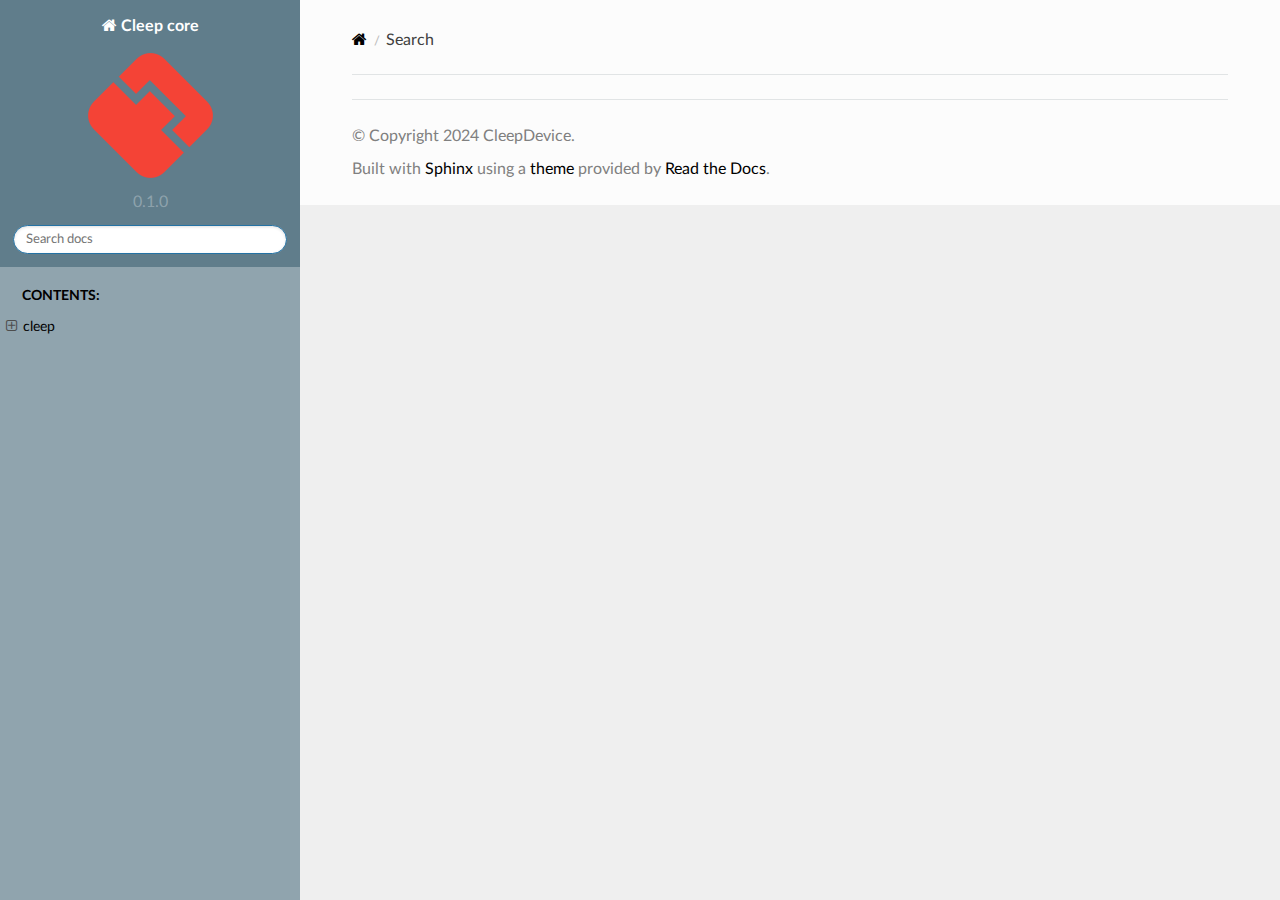
<file: search.html>
<!DOCTYPE html>
<html class="writer-html5" lang="en" >
<head>
  <meta charset="utf-8" />
  <meta name="viewport" content="width=device-width, initial-scale=1.0" />
  <title>Search &mdash; Cleep core 0.1.0 documentation</title>
      <link rel="stylesheet" href="_static/pygments.css" type="text/css" />
      <link rel="stylesheet" href="_static/css/theme.css" type="text/css" />
      <link rel="stylesheet" href="_static/cleep.css" type="text/css" />
      <link rel="stylesheet" href="_static/cleep.css" type="text/css" />
    <link rel="shortcut icon" href="_static/favicon.ico"/>
    
  <!--[if lt IE 9]>
    <script src="_static/js/html5shiv.min.js"></script>
  <![endif]-->
  
        <script data-url_root="./" id="documentation_options" src="_static/documentation_options.js"></script>
        <script src="_static/jquery.js"></script>
        <script src="_static/underscore.js"></script>
        <script src="_static/_sphinx_javascript_frameworks_compat.js"></script>
        <script src="_static/doctools.js"></script>
        <script src="_static/sphinx_highlight.js"></script>
    <script src="_static/js/theme.js"></script>
    <script src="_static/searchtools.js"></script>
    <script src="_static/language_data.js"></script>
    <link rel="index" title="Index" href="genindex.html" />
    <link rel="search" title="Search" href="#" /> 
</head>

<body class="wy-body-for-nav"> 
  <div class="wy-grid-for-nav">
    <nav data-toggle="wy-nav-shift" class="wy-nav-side">
      <div class="wy-side-scroll">
        <div class="wy-side-nav-search"  style="background: #607d8b" >

          
          
          <a href="index.html" class="icon icon-home">
            Cleep core
              <img src="_static/cleep-logo-red.png" class="logo" alt="Logo"/>
          </a>
              <div class="version">
                0.1.0
              </div>
<div role="search">
  <form id="rtd-search-form" class="wy-form" action="#" method="get">
    <input type="text" name="q" placeholder="Search docs" aria-label="Search docs" />
    <input type="hidden" name="check_keywords" value="yes" />
    <input type="hidden" name="area" value="default" />
  </form>
</div>
        </div><div class="wy-menu wy-menu-vertical" data-spy="affix" role="navigation" aria-label="Navigation menu">
              <p class="caption" role="heading"><span class="caption-text">Contents:</span></p>
<ul>
<li class="toctree-l1"><a class="reference internal" href="source/modules.html">cleep</a><ul>
<li class="toctree-l2"><a class="reference internal" href="source/cleep.html">cleep package</a><ul>
<li class="toctree-l3"><a class="reference internal" href="source/cleep.events.html">cleep.events package</a><ul>
<li class="toctree-l4"><a class="reference internal" href="source/cleep.events.html#module-cleep.events.coreappsupdatedevent">cleep.events.coreappsupdatedevent module</a><ul>
<li class="toctree-l5"><a class="reference internal" href="source/cleep.events.html#cleep.events.coreappsupdatedevent.CoreAppsUpdatedEvent"><code class="docutils literal notranslate"><span class="pre">CoreAppsUpdatedEvent</span></code></a><ul>
<li class="toctree-l6"><a class="reference internal" href="source/cleep.events.html#cleep.events.coreappsupdatedevent.CoreAppsUpdatedEvent.EVENT_NAME"><code class="docutils literal notranslate"><span class="pre">CoreAppsUpdatedEvent.EVENT_NAME</span></code></a></li>
<li class="toctree-l6"><a class="reference internal" href="source/cleep.events.html#cleep.events.coreappsupdatedevent.CoreAppsUpdatedEvent.EVENT_PARAMS"><code class="docutils literal notranslate"><span class="pre">CoreAppsUpdatedEvent.EVENT_PARAMS</span></code></a></li>
<li class="toctree-l6"><a class="reference internal" href="source/cleep.events.html#cleep.events.coreappsupdatedevent.CoreAppsUpdatedEvent.EVENT_PROPAGATE"><code class="docutils literal notranslate"><span class="pre">CoreAppsUpdatedEvent.EVENT_PROPAGATE</span></code></a></li>
</ul>
</li>
</ul>
</li>
<li class="toctree-l4"><a class="reference internal" href="source/cleep.events.html#module-cleep.events.coredevicedeletedevent">cleep.events.coredevicedeletedevent module</a><ul>
<li class="toctree-l5"><a class="reference internal" href="source/cleep.events.html#cleep.events.coredevicedeletedevent.CoreDeviceDeletedEvent"><code class="docutils literal notranslate"><span class="pre">CoreDeviceDeletedEvent</span></code></a><ul>
<li class="toctree-l6"><a class="reference internal" href="source/cleep.events.html#cleep.events.coredevicedeletedevent.CoreDeviceDeletedEvent.EVENT_NAME"><code class="docutils literal notranslate"><span class="pre">CoreDeviceDeletedEvent.EVENT_NAME</span></code></a></li>
<li class="toctree-l6"><a class="reference internal" href="source/cleep.events.html#cleep.events.coredevicedeletedevent.CoreDeviceDeletedEvent.EVENT_PARAMS"><code class="docutils literal notranslate"><span class="pre">CoreDeviceDeletedEvent.EVENT_PARAMS</span></code></a></li>
<li class="toctree-l6"><a class="reference internal" href="source/cleep.events.html#cleep.events.coredevicedeletedevent.CoreDeviceDeletedEvent.EVENT_PROPAGATE"><code class="docutils literal notranslate"><span class="pre">CoreDeviceDeletedEvent.EVENT_PROPAGATE</span></code></a></li>
</ul>
</li>
</ul>
</li>
</ul>
</li>
<li class="toctree-l3"><a class="reference internal" href="source/cleep.libs.html">cleep.libs package</a><ul>
<li class="toctree-l4"><a class="reference internal" href="source/cleep.libs.commands.html">cleep.libs.commands package</a><ul>
<li class="toctree-l5"><a class="reference internal" href="source/cleep.libs.commands.html#module-cleep.libs.commands.alsa">cleep.libs.commands.alsa module</a><ul>
<li class="toctree-l6"><a class="reference internal" href="source/cleep.libs.commands.html#cleep.libs.commands.alsa.Alsa"><code class="docutils literal notranslate"><span class="pre">Alsa</span></code></a></li>
</ul>
</li>
<li class="toctree-l5"><a class="reference internal" href="source/cleep.libs.commands.html#module-cleep.libs.commands.blkid">cleep.libs.commands.blkid module</a><ul>
<li class="toctree-l6"><a class="reference internal" href="source/cleep.libs.commands.html#cleep.libs.commands.blkid.Blkid"><code class="docutils literal notranslate"><span class="pre">Blkid</span></code></a></li>
</ul>
</li>
<li class="toctree-l5"><a class="reference internal" href="source/cleep.libs.commands.html#cleep-libs-commands-ifconfig-module">cleep.libs.commands.ifconfig module</a></li>
<li class="toctree-l5"><a class="reference internal" href="source/cleep.libs.commands.html#module-cleep.libs.commands.ifupdown">cleep.libs.commands.ifupdown module</a><ul>
<li class="toctree-l6"><a class="reference internal" href="source/cleep.libs.commands.html#cleep.libs.commands.ifupdown.Ifupdown"><code class="docutils literal notranslate"><span class="pre">Ifupdown</span></code></a></li>
</ul>
</li>
<li class="toctree-l5"><a class="reference internal" href="source/cleep.libs.commands.html#module-cleep.libs.commands.ip">cleep.libs.commands.ip module</a><ul>
<li class="toctree-l6"><a class="reference internal" href="source/cleep.libs.commands.html#cleep.libs.commands.ip.Ip"><code class="docutils literal notranslate"><span class="pre">Ip</span></code></a></li>
</ul>
</li>
<li class="toctree-l5"><a class="reference internal" href="source/cleep.libs.commands.html#module-cleep.libs.commands.iw">cleep.libs.commands.iw module</a><ul>
<li class="toctree-l6"><a class="reference internal" href="source/cleep.libs.commands.html#cleep.libs.commands.iw.Iw"><code class="docutils literal notranslate"><span class="pre">Iw</span></code></a></li>
</ul>
</li>
<li class="toctree-l5"><a class="reference internal" href="source/cleep.libs.commands.html#module-cleep.libs.commands.iwconfig">cleep.libs.commands.iwconfig module</a><ul>
<li class="toctree-l6"><a class="reference internal" href="source/cleep.libs.commands.html#cleep.libs.commands.iwconfig.Iwconfig"><code class="docutils literal notranslate"><span class="pre">Iwconfig</span></code></a></li>
</ul>
</li>
<li class="toctree-l5"><a class="reference internal" href="source/cleep.libs.commands.html#module-cleep.libs.commands.iwgetid">cleep.libs.commands.iwgetid module</a><ul>
<li class="toctree-l6"><a class="reference internal" href="source/cleep.libs.commands.html#cleep.libs.commands.iwgetid.Iwgetid"><code class="docutils literal notranslate"><span class="pre">Iwgetid</span></code></a></li>
</ul>
</li>
<li class="toctree-l5"><a class="reference internal" href="source/cleep.libs.commands.html#module-cleep.libs.commands.iwlist">cleep.libs.commands.iwlist module</a><ul>
<li class="toctree-l6"><a class="reference internal" href="source/cleep.libs.commands.html#cleep.libs.commands.iwlist.Iwlist"><code class="docutils literal notranslate"><span class="pre">Iwlist</span></code></a></li>
</ul>
</li>
<li class="toctree-l5"><a class="reference internal" href="source/cleep.libs.commands.html#module-cleep.libs.commands.lsblk">cleep.libs.commands.lsblk module</a><ul>
<li class="toctree-l6"><a class="reference internal" href="source/cleep.libs.commands.html#cleep.libs.commands.lsblk.Lsblk"><code class="docutils literal notranslate"><span class="pre">Lsblk</span></code></a></li>
</ul>
</li>
<li class="toctree-l5"><a class="reference internal" href="source/cleep.libs.commands.html#module-cleep.libs.commands.lsmod">cleep.libs.commands.lsmod module</a><ul>
<li class="toctree-l6"><a class="reference internal" href="source/cleep.libs.commands.html#cleep.libs.commands.lsmod.Lsmod"><code class="docutils literal notranslate"><span class="pre">Lsmod</span></code></a></li>
</ul>
</li>
<li class="toctree-l5"><a class="reference internal" href="source/cleep.libs.commands.html#module-cleep.libs.commands.modprobe">cleep.libs.commands.modprobe module</a><ul>
<li class="toctree-l6"><a class="reference internal" href="source/cleep.libs.commands.html#cleep.libs.commands.modprobe.Modprobe"><code class="docutils literal notranslate"><span class="pre">Modprobe</span></code></a></li>
</ul>
</li>
<li class="toctree-l5"><a class="reference internal" href="source/cleep.libs.commands.html#module-cleep.libs.commands.rfkill">cleep.libs.commands.rfkill module</a><ul>
<li class="toctree-l6"><a class="reference internal" href="source/cleep.libs.commands.html#cleep.libs.commands.rfkill.Rfkill"><code class="docutils literal notranslate"><span class="pre">Rfkill</span></code></a></li>
</ul>
</li>
<li class="toctree-l5"><a class="reference internal" href="source/cleep.libs.commands.html#module-cleep.libs.commands.udevadm">cleep.libs.commands.udevadm module</a><ul>
<li class="toctree-l6"><a class="reference internal" href="source/cleep.libs.commands.html#cleep.libs.commands.udevadm.Udevadm"><code class="docutils literal notranslate"><span class="pre">Udevadm</span></code></a></li>
</ul>
</li>
<li class="toctree-l5"><a class="reference internal" href="source/cleep.libs.commands.html#module-cleep.libs.commands.wpacli">cleep.libs.commands.wpacli module</a><ul>
<li class="toctree-l6"><a class="reference internal" href="source/cleep.libs.commands.html#cleep.libs.commands.wpacli.Wpacli"><code class="docutils literal notranslate"><span class="pre">Wpacli</span></code></a></li>
</ul>
</li>
</ul>
</li>
<li class="toctree-l4"><a class="reference internal" href="source/cleep.libs.configs.html">cleep.libs.configs package</a><ul>
<li class="toctree-l5"><a class="reference internal" href="source/cleep.libs.configs.html#module-cleep.libs.configs.appssources">cleep.libs.configs.appssources module</a><ul>
<li class="toctree-l6"><a class="reference internal" href="source/cleep.libs.configs.html#cleep.libs.configs.appssources.AppsSources"><code class="docutils literal notranslate"><span class="pre">AppsSources</span></code></a></li>
</ul>
</li>
<li class="toctree-l5"><a class="reference internal" href="source/cleep.libs.configs.html#module-cleep.libs.configs.asoundrc">cleep.libs.configs.asoundrc module</a><ul>
<li class="toctree-l6"><a class="reference internal" href="source/cleep.libs.configs.html#cleep.libs.configs.asoundrc.Asoundrc"><code class="docutils literal notranslate"><span class="pre">Asoundrc</span></code></a></li>
</ul>
</li>
<li class="toctree-l5"><a class="reference internal" href="source/cleep.libs.configs.html#module-cleep.libs.configs.cleepaudio">cleep.libs.configs.cleepaudio module</a><ul>
<li class="toctree-l6"><a class="reference internal" href="source/cleep.libs.configs.html#cleep.libs.configs.cleepaudio.CleepAudio"><code class="docutils literal notranslate"><span class="pre">CleepAudio</span></code></a></li>
</ul>
</li>
<li class="toctree-l5"><a class="reference internal" href="source/cleep.libs.configs.html#module-cleep.libs.configs.cleepconf">cleep.libs.configs.cleepconf module</a><ul>
<li class="toctree-l6"><a class="reference internal" href="source/cleep.libs.configs.html#cleep.libs.configs.cleepconf.CleepConf"><code class="docutils literal notranslate"><span class="pre">CleepConf</span></code></a></li>
</ul>
</li>
<li class="toctree-l5"><a class="reference internal" href="source/cleep.libs.configs.html#module-cleep.libs.configs.cleepwificonf">cleep.libs.configs.cleepwificonf module</a><ul>
<li class="toctree-l6"><a class="reference internal" href="source/cleep.libs.configs.html#cleep.libs.configs.cleepwificonf.CleepWifiConf"><code class="docutils literal notranslate"><span class="pre">CleepWifiConf</span></code></a></li>
</ul>
</li>
<li class="toctree-l5"><a class="reference internal" href="source/cleep.libs.configs.html#module-cleep.libs.configs.cmdline">cleep.libs.configs.cmdline module</a><ul>
<li class="toctree-l6"><a class="reference internal" href="source/cleep.libs.configs.html#cleep.libs.configs.cmdline.Cmdline"><code class="docutils literal notranslate"><span class="pre">Cmdline</span></code></a></li>
</ul>
</li>
<li class="toctree-l5"><a class="reference internal" href="source/cleep.libs.configs.html#module-cleep.libs.configs.cmdlinetxt">cleep.libs.configs.cmdlinetxt module</a><ul>
<li class="toctree-l6"><a class="reference internal" href="source/cleep.libs.configs.html#cleep.libs.configs.cmdlinetxt.CmdlineTxt"><code class="docutils literal notranslate"><span class="pre">CmdlineTxt</span></code></a></li>
</ul>
</li>
<li class="toctree-l5"><a class="reference internal" href="source/cleep.libs.configs.html#module-cleep.libs.configs.config">cleep.libs.configs.config module</a><ul>
<li class="toctree-l6"><a class="reference internal" href="source/cleep.libs.configs.html#cleep.libs.configs.config.Config"><code class="docutils literal notranslate"><span class="pre">Config</span></code></a></li>
</ul>
</li>
<li class="toctree-l5"><a class="reference internal" href="source/cleep.libs.configs.html#module-cleep.libs.configs.configtxt">cleep.libs.configs.configtxt module</a><ul>
<li class="toctree-l6"><a class="reference internal" href="source/cleep.libs.configs.html#cleep.libs.configs.configtxt.ConfigTxt"><code class="docutils literal notranslate"><span class="pre">ConfigTxt</span></code></a></li>
</ul>
</li>
<li class="toctree-l5"><a class="reference internal" href="source/cleep.libs.configs.html#module-cleep.libs.configs.dhcpcdconf">cleep.libs.configs.dhcpcdconf module</a><ul>
<li class="toctree-l6"><a class="reference internal" href="source/cleep.libs.configs.html#cleep.libs.configs.dhcpcdconf.DhcpcdConf"><code class="docutils literal notranslate"><span class="pre">DhcpcdConf</span></code></a></li>
</ul>
</li>
<li class="toctree-l5"><a class="reference internal" href="source/cleep.libs.configs.html#module-cleep.libs.configs.etcasoundconf">cleep.libs.configs.etcasoundconf module</a><ul>
<li class="toctree-l6"><a class="reference internal" href="source/cleep.libs.configs.html#cleep.libs.configs.etcasoundconf.EtcAsoundConf"><code class="docutils literal notranslate"><span class="pre">EtcAsoundConf</span></code></a></li>
</ul>
</li>
<li class="toctree-l5"><a class="reference internal" href="source/cleep.libs.configs.html#module-cleep.libs.configs.etcmodules">cleep.libs.configs.etcmodules module</a><ul>
<li class="toctree-l6"><a class="reference internal" href="source/cleep.libs.configs.html#cleep.libs.configs.etcmodules.EtcModules"><code class="docutils literal notranslate"><span class="pre">EtcModules</span></code></a></li>
</ul>
</li>
<li class="toctree-l5"><a class="reference internal" href="source/cleep.libs.configs.html#module-cleep.libs.configs.etcnetworkinterfaces">cleep.libs.configs.etcnetworkinterfaces module</a><ul>
<li class="toctree-l6"><a class="reference internal" href="source/cleep.libs.configs.html#cleep.libs.configs.etcnetworkinterfaces.EtcNetworkInterfaces"><code class="docutils literal notranslate"><span class="pre">EtcNetworkInterfaces</span></code></a></li>
</ul>
</li>
<li class="toctree-l5"><a class="reference internal" href="source/cleep.libs.configs.html#module-cleep.libs.configs.fstab">cleep.libs.configs.fstab module</a><ul>
<li class="toctree-l6"><a class="reference internal" href="source/cleep.libs.configs.html#cleep.libs.configs.fstab.Fstab"><code class="docutils literal notranslate"><span class="pre">Fstab</span></code></a></li>
</ul>
</li>
<li class="toctree-l5"><a class="reference internal" href="source/cleep.libs.configs.html#module-cleep.libs.configs.hostname">cleep.libs.configs.hostname module</a><ul>
<li class="toctree-l6"><a class="reference internal" href="source/cleep.libs.configs.html#cleep.libs.configs.hostname.Hostname"><code class="docutils literal notranslate"><span class="pre">Hostname</span></code></a></li>
</ul>
</li>
<li class="toctree-l5"><a class="reference internal" href="source/cleep.libs.configs.html#module-cleep.libs.configs.modulesjson">cleep.libs.configs.modulesjson module</a><ul>
<li class="toctree-l6"><a class="reference internal" href="source/cleep.libs.configs.html#cleep.libs.configs.modulesjson.ModulesJson"><code class="docutils literal notranslate"><span class="pre">ModulesJson</span></code></a></li>
</ul>
</li>
<li class="toctree-l5"><a class="reference internal" href="source/cleep.libs.configs.html#module-cleep.libs.configs.wpasupplicantconf">cleep.libs.configs.wpasupplicantconf module</a><ul>
<li class="toctree-l6"><a class="reference internal" href="source/cleep.libs.configs.html#cleep.libs.configs.wpasupplicantconf.WpaSupplicantConf"><code class="docutils literal notranslate"><span class="pre">WpaSupplicantConf</span></code></a></li>
</ul>
</li>
</ul>
</li>
<li class="toctree-l4"><a class="reference internal" href="source/cleep.libs.drivers.html">cleep.libs.drivers package</a><ul>
<li class="toctree-l5"><a class="reference internal" href="source/cleep.libs.drivers.html#module-cleep.libs.drivers.audiodriver">cleep.libs.drivers.audiodriver module</a><ul>
<li class="toctree-l6"><a class="reference internal" href="source/cleep.libs.drivers.html#cleep.libs.drivers.audiodriver.AudioDriver"><code class="docutils literal notranslate"><span class="pre">AudioDriver</span></code></a></li>
</ul>
</li>
<li class="toctree-l5"><a class="reference internal" href="source/cleep.libs.drivers.html#module-cleep.libs.drivers.driver">cleep.libs.drivers.driver module</a><ul>
<li class="toctree-l6"><a class="reference internal" href="source/cleep.libs.drivers.html#cleep.libs.drivers.driver.Driver"><code class="docutils literal notranslate"><span class="pre">Driver</span></code></a></li>
</ul>
</li>
</ul>
</li>
<li class="toctree-l4"><a class="reference internal" href="source/cleep.libs.internals.html">cleep.libs.internals package</a><ul>
<li class="toctree-l5"><a class="reference internal" href="source/cleep.libs.internals.html#module-cleep.libs.internals.cleepbackup">cleep.libs.internals.cleepbackup module</a><ul>
<li class="toctree-l6"><a class="reference internal" href="source/cleep.libs.internals.html#cleep.libs.internals.cleepbackup.CleepBackup"><code class="docutils literal notranslate"><span class="pre">CleepBackup</span></code></a></li>
</ul>
</li>
<li class="toctree-l5"><a class="reference internal" href="source/cleep.libs.internals.html#cleep-libs-internals-cleepdoc-module">cleep.libs.internals.cleepdoc module</a></li>
<li class="toctree-l5"><a class="reference internal" href="source/cleep.libs.internals.html#module-cleep.libs.internals.cleepfilesystem">cleep.libs.internals.cleepfilesystem module</a><ul>
<li class="toctree-l6"><a class="reference internal" href="source/cleep.libs.internals.html#cleep.libs.internals.cleepfilesystem.CleepFilesystem"><code class="docutils literal notranslate"><span class="pre">CleepFilesystem</span></code></a></li>
</ul>
</li>
<li class="toctree-l5"><a class="reference internal" href="source/cleep.libs.internals.html#module-cleep.libs.internals.cleepgithub">cleep.libs.internals.cleepgithub module</a><ul>
<li class="toctree-l6"><a class="reference internal" href="source/cleep.libs.internals.html#cleep.libs.internals.cleepgithub.CleepGithub"><code class="docutils literal notranslate"><span class="pre">CleepGithub</span></code></a></li>
</ul>
</li>
<li class="toctree-l5"><a class="reference internal" href="source/cleep.libs.internals.html#module-cleep.libs.internals.cleepresource">cleep.libs.internals.cleepresource module</a><ul>
<li class="toctree-l6"><a class="reference internal" href="source/cleep.libs.internals.html#cleep.libs.internals.cleepresource.CleepResource"><code class="docutils literal notranslate"><span class="pre">CleepResource</span></code></a></li>
</ul>
</li>
<li class="toctree-l5"><a class="reference internal" href="source/cleep.libs.internals.html#module-cleep.libs.internals.console">cleep.libs.internals.console module</a><ul>
<li class="toctree-l6"><a class="reference internal" href="source/cleep.libs.internals.html#cleep.libs.internals.console.AdvancedConsole"><code class="docutils literal notranslate"><span class="pre">AdvancedConsole</span></code></a></li>
<li class="toctree-l6"><a class="reference internal" href="source/cleep.libs.internals.html#cleep.libs.internals.console.Console"><code class="docutils literal notranslate"><span class="pre">Console</span></code></a></li>
<li class="toctree-l6"><a class="reference internal" href="source/cleep.libs.internals.html#cleep.libs.internals.console.EndlessConsole"><code class="docutils literal notranslate"><span class="pre">EndlessConsole</span></code></a></li>
<li class="toctree-l6"><a class="reference internal" href="source/cleep.libs.internals.html#cleep.libs.internals.console.get_env"><code class="docutils literal notranslate"><span class="pre">get_env()</span></code></a></li>
<li class="toctree-l6"><a class="reference internal" href="source/cleep.libs.internals.html#cleep.libs.internals.console.set_opts"><code class="docutils literal notranslate"><span class="pre">set_opts()</span></code></a></li>
</ul>
</li>
<li class="toctree-l5"><a class="reference internal" href="source/cleep.libs.internals.html#cleep-libs-internals-crashreport-module">cleep.libs.internals.crashreport module</a></li>
<li class="toctree-l5"><a class="reference internal" href="source/cleep.libs.internals.html#module-cleep.libs.internals.criticalresources">cleep.libs.internals.criticalresources module</a><ul>
<li class="toctree-l6"><a class="reference internal" href="source/cleep.libs.internals.html#cleep.libs.internals.criticalresources.CriticalResources"><code class="docutils literal notranslate"><span class="pre">CriticalResources</span></code></a></li>
</ul>
</li>
<li class="toctree-l5"><a class="reference internal" href="source/cleep.libs.internals.html#module-cleep.libs.internals.download">cleep.libs.internals.download module</a><ul>
<li class="toctree-l6"><a class="reference internal" href="source/cleep.libs.internals.html#cleep.libs.internals.download.Download"><code class="docutils literal notranslate"><span class="pre">Download</span></code></a></li>
</ul>
</li>
<li class="toctree-l5"><a class="reference internal" href="source/cleep.libs.internals.html#module-cleep.libs.internals.drivers">cleep.libs.internals.drivers module</a><ul>
<li class="toctree-l6"><a class="reference internal" href="source/cleep.libs.internals.html#cleep.libs.internals.drivers.Drivers"><code class="docutils literal notranslate"><span class="pre">Drivers</span></code></a></li>
</ul>
</li>
<li class="toctree-l5"><a class="reference internal" href="source/cleep.libs.internals.html#module-cleep.libs.internals.event">cleep.libs.internals.event module</a><ul>
<li class="toctree-l6"><a class="reference internal" href="source/cleep.libs.internals.html#cleep.libs.internals.event.Event"><code class="docutils literal notranslate"><span class="pre">Event</span></code></a></li>
</ul>
</li>
<li class="toctree-l5"><a class="reference internal" href="source/cleep.libs.internals.html#module-cleep.libs.internals.eventsbroker">cleep.libs.internals.eventsbroker module</a><ul>
<li class="toctree-l6"><a class="reference internal" href="source/cleep.libs.internals.html#cleep.libs.internals.eventsbroker.EventsBroker"><code class="docutils literal notranslate"><span class="pre">EventsBroker</span></code></a></li>
</ul>
</li>
<li class="toctree-l5"><a class="reference internal" href="source/cleep.libs.internals.html#module-cleep.libs.internals.externalbus">cleep.libs.internals.externalbus module</a><ul>
<li class="toctree-l6"><a class="reference internal" href="source/cleep.libs.internals.html#cleep.libs.internals.externalbus.ExternalBus"><code class="docutils literal notranslate"><span class="pre">ExternalBus</span></code></a></li>
</ul>
</li>
<li class="toctree-l5"><a class="reference internal" href="source/cleep.libs.internals.html#cleep-libs-internals-install-module">cleep.libs.internals.install module</a></li>
<li class="toctree-l5"><a class="reference internal" href="source/cleep.libs.internals.html#cleep-libs-internals-installcleep-module">cleep.libs.internals.installcleep module</a></li>
<li class="toctree-l5"><a class="reference internal" href="source/cleep.libs.internals.html#module-cleep.libs.internals.installdeb">cleep.libs.internals.installdeb module</a><ul>
<li class="toctree-l6"><a class="reference internal" href="source/cleep.libs.internals.html#cleep.libs.internals.installdeb.InstallDeb"><code class="docutils literal notranslate"><span class="pre">InstallDeb</span></code></a></li>
</ul>
</li>
<li class="toctree-l5"><a class="reference internal" href="source/cleep.libs.internals.html#cleep-libs-internals-installmodule-module">cleep.libs.internals.installmodule module</a></li>
<li class="toctree-l5"><a class="reference internal" href="source/cleep.libs.internals.html#module-cleep.libs.internals.profileformatter">cleep.libs.internals.profileformatter module</a><ul>
<li class="toctree-l6"><a class="reference internal" href="source/cleep.libs.internals.html#cleep.libs.internals.profileformatter.ProfileFormatter"><code class="docutils literal notranslate"><span class="pre">ProfileFormatter</span></code></a></li>
</ul>
</li>
<li class="toctree-l5"><a class="reference internal" href="source/cleep.libs.internals.html#module-cleep.libs.internals.profileformattersbroker">cleep.libs.internals.profileformattersbroker module</a><ul>
<li class="toctree-l6"><a class="reference internal" href="source/cleep.libs.internals.html#cleep.libs.internals.profileformattersbroker.ProfileFormattersBroker"><code class="docutils literal notranslate"><span class="pre">ProfileFormattersBroker</span></code></a></li>
</ul>
</li>
<li class="toctree-l5"><a class="reference internal" href="source/cleep.libs.internals.html#module-cleep.libs.internals.readwrite">cleep.libs.internals.readwrite module</a><ul>
<li class="toctree-l6"><a class="reference internal" href="source/cleep.libs.internals.html#cleep.libs.internals.readwrite.ReadWrite"><code class="docutils literal notranslate"><span class="pre">ReadWrite</span></code></a></li>
<li class="toctree-l6"><a class="reference internal" href="source/cleep.libs.internals.html#cleep.libs.internals.readwrite.ReadWriteContext"><code class="docutils literal notranslate"><span class="pre">ReadWriteContext</span></code></a></li>
</ul>
</li>
<li class="toctree-l5"><a class="reference internal" href="source/cleep.libs.internals.html#module-cleep.libs.internals.rendererprofile">cleep.libs.internals.rendererprofile module</a><ul>
<li class="toctree-l6"><a class="reference internal" href="source/cleep.libs.internals.html#cleep.libs.internals.rendererprofile.RendererProfile"><code class="docutils literal notranslate"><span class="pre">RendererProfile</span></code></a></li>
</ul>
</li>
<li class="toctree-l5"><a class="reference internal" href="source/cleep.libs.internals.html#cleep-libs-internals-sun-module">cleep.libs.internals.sun module</a></li>
<li class="toctree-l5"><a class="reference internal" href="source/cleep.libs.internals.html#module-cleep.libs.internals.task">cleep.libs.internals.task module</a><ul>
<li class="toctree-l6"><a class="reference internal" href="source/cleep.libs.internals.html#cleep.libs.internals.task.CountTask"><code class="docutils literal notranslate"><span class="pre">CountTask</span></code></a></li>
<li class="toctree-l6"><a class="reference internal" href="source/cleep.libs.internals.html#cleep.libs.internals.task.Task"><code class="docutils literal notranslate"><span class="pre">Task</span></code></a></li>
</ul>
</li>
<li class="toctree-l5"><a class="reference internal" href="source/cleep.libs.internals.html#module-cleep.libs.internals.tools">cleep.libs.internals.tools module</a><ul>
<li class="toctree-l6"><a class="reference internal" href="source/cleep.libs.internals.html#cleep.libs.internals.tools.cidr_to_netmask"><code class="docutils literal notranslate"><span class="pre">cidr_to_netmask()</span></code></a></li>
<li class="toctree-l6"><a class="reference internal" href="source/cleep.libs.internals.html#cleep.libs.internals.tools.compare_compat_string"><code class="docutils literal notranslate"><span class="pre">compare_compat_string()</span></code></a></li>
<li class="toctree-l6"><a class="reference internal" href="source/cleep.libs.internals.html#cleep.libs.internals.tools.compare_versions"><code class="docutils literal notranslate"><span class="pre">compare_versions()</span></code></a></li>
<li class="toctree-l6"><a class="reference internal" href="source/cleep.libs.internals.html#cleep.libs.internals.tools.dbm_to_percent"><code class="docutils literal notranslate"><span class="pre">dbm_to_percent()</span></code></a></li>
<li class="toctree-l6"><a class="reference internal" href="source/cleep.libs.internals.html#cleep.libs.internals.tools.file_to_base64"><code class="docutils literal notranslate"><span class="pre">file_to_base64()</span></code></a></li>
<li class="toctree-l6"><a class="reference internal" href="source/cleep.libs.internals.html#cleep.libs.internals.tools.full_split_path"><code class="docutils literal notranslate"><span class="pre">full_split_path()</span></code></a></li>
<li class="toctree-l6"><a class="reference internal" href="source/cleep.libs.internals.html#cleep.libs.internals.tools.hr_bytes"><code class="docutils literal notranslate"><span class="pre">hr_bytes()</span></code></a></li>
<li class="toctree-l6"><a class="reference internal" href="source/cleep.libs.internals.html#cleep.libs.internals.tools.hr_uptime"><code class="docutils literal notranslate"><span class="pre">hr_uptime()</span></code></a></li>
<li class="toctree-l6"><a class="reference internal" href="source/cleep.libs.internals.html#cleep.libs.internals.tools.install_trace_logging_level"><code class="docutils literal notranslate"><span class="pre">install_trace_logging_level()</span></code></a></li>
<li class="toctree-l6"><a class="reference internal" href="source/cleep.libs.internals.html#cleep.libs.internals.tools.install_unhandled_exception_handler"><code class="docutils literal notranslate"><span class="pre">install_unhandled_exception_handler()</span></code></a></li>
<li class="toctree-l6"><a class="reference internal" href="source/cleep.libs.internals.html#cleep.libs.internals.tools.is_core_lib"><code class="docutils literal notranslate"><span class="pre">is_core_lib()</span></code></a></li>
<li class="toctree-l6"><a class="reference internal" href="source/cleep.libs.internals.html#cleep.libs.internals.tools.netmask_to_cidr"><code class="docutils literal notranslate"><span class="pre">netmask_to_cidr()</span></code></a></li>
<li class="toctree-l6"><a class="reference internal" href="source/cleep.libs.internals.html#cleep.libs.internals.tools.raspberry_pi_infos"><code class="docutils literal notranslate"><span class="pre">raspberry_pi_infos()</span></code></a></li>
<li class="toctree-l6"><a class="reference internal" href="source/cleep.libs.internals.html#cleep.libs.internals.tools.wpa_passphrase"><code class="docutils literal notranslate"><span class="pre">wpa_passphrase()</span></code></a></li>
</ul>
</li>
</ul>
</li>
<li class="toctree-l4"><a class="reference internal" href="source/cleep.libs.tests.html">cleep.libs.tests package</a><ul>
<li class="toctree-l5"><a class="reference internal" href="source/cleep.libs.tests.html#module-cleep.libs.tests.common">cleep.libs.tests.common module</a><ul>
<li class="toctree-l6"><a class="reference internal" href="source/cleep.libs.tests.html#cleep.libs.tests.common.get_log_level"><code class="docutils literal notranslate"><span class="pre">get_log_level()</span></code></a></li>
</ul>
</li>
<li class="toctree-l5"><a class="reference internal" href="source/cleep.libs.tests.html#module-cleep.libs.tests.lib">cleep.libs.tests.lib module</a><ul>
<li class="toctree-l6"><a class="reference internal" href="source/cleep.libs.tests.html#cleep.libs.tests.lib.FileDescriptorMock"><code class="docutils literal notranslate"><span class="pre">FileDescriptorMock</span></code></a></li>
<li class="toctree-l6"><a class="reference internal" href="source/cleep.libs.tests.html#cleep.libs.tests.lib.TestLib"><code class="docutils literal notranslate"><span class="pre">TestLib</span></code></a></li>
</ul>
</li>
<li class="toctree-l5"><a class="reference internal" href="source/cleep.libs.tests.html#module-cleep.libs.tests.mockdatetime">cleep.libs.tests.mockdatetime module</a><ul>
<li class="toctree-l6"><a class="reference internal" href="source/cleep.libs.tests.html#cleep.libs.tests.mockdatetime.mock_datetime"><code class="docutils literal notranslate"><span class="pre">mock_datetime()</span></code></a></li>
</ul>
</li>
<li class="toctree-l5"><a class="reference internal" href="source/cleep.libs.tests.html#cleep-libs-tests-session-module">cleep.libs.tests.session module</a></li>
</ul>
</li>
</ul>
</li>
<li class="toctree-l3"><a class="reference internal" href="source/cleep.profiles.html">cleep.profiles package</a><ul>
<li class="toctree-l4"><a class="reference internal" href="source/cleep.profiles.html#module-cleep.profiles.alarmprofile">cleep.profiles.alarmprofile module</a><ul>
<li class="toctree-l5"><a class="reference internal" href="source/cleep.profiles.html#cleep.profiles.alarmprofile.AlarmProfile"><code class="docutils literal notranslate"><span class="pre">AlarmProfile</span></code></a><ul>
<li class="toctree-l6"><a class="reference internal" href="source/cleep.profiles.html#cleep.profiles.alarmprofile.AlarmProfile.STATUS_SCHEDULED"><code class="docutils literal notranslate"><span class="pre">AlarmProfile.STATUS_SCHEDULED</span></code></a></li>
<li class="toctree-l6"><a class="reference internal" href="source/cleep.profiles.html#cleep.profiles.alarmprofile.AlarmProfile.STATUS_SNOOZED"><code class="docutils literal notranslate"><span class="pre">AlarmProfile.STATUS_SNOOZED</span></code></a></li>
<li class="toctree-l6"><a class="reference internal" href="source/cleep.profiles.html#cleep.profiles.alarmprofile.AlarmProfile.STATUS_STOPPED"><code class="docutils literal notranslate"><span class="pre">AlarmProfile.STATUS_STOPPED</span></code></a></li>
<li class="toctree-l6"><a class="reference internal" href="source/cleep.profiles.html#cleep.profiles.alarmprofile.AlarmProfile.STATUS_TRIGGERED"><code class="docutils literal notranslate"><span class="pre">AlarmProfile.STATUS_TRIGGERED</span></code></a></li>
<li class="toctree-l6"><a class="reference internal" href="source/cleep.profiles.html#cleep.profiles.alarmprofile.AlarmProfile.STATUS_UNKNOWN"><code class="docutils literal notranslate"><span class="pre">AlarmProfile.STATUS_UNKNOWN</span></code></a></li>
<li class="toctree-l6"><a class="reference internal" href="source/cleep.profiles.html#cleep.profiles.alarmprofile.AlarmProfile.STATUS_UNSCHEDULED"><code class="docutils literal notranslate"><span class="pre">AlarmProfile.STATUS_UNSCHEDULED</span></code></a></li>
</ul>
</li>
</ul>
</li>
<li class="toctree-l4"><a class="reference internal" href="source/cleep.profiles.html#module-cleep.profiles.alertprofile">cleep.profiles.alertprofile module</a><ul>
<li class="toctree-l5"><a class="reference internal" href="source/cleep.profiles.html#cleep.profiles.alertprofile.AlertProfile"><code class="docutils literal notranslate"><span class="pre">AlertProfile</span></code></a></li>
</ul>
</li>
<li class="toctree-l4"><a class="reference internal" href="source/cleep.profiles.html#module-cleep.profiles.identifiedmessageprofile">cleep.profiles.identifiedmessageprofile module</a><ul>
<li class="toctree-l5"><a class="reference internal" href="source/cleep.profiles.html#cleep.profiles.identifiedmessageprofile.IdentifiedMessageProfile"><code class="docutils literal notranslate"><span class="pre">IdentifiedMessageProfile</span></code></a></li>
</ul>
</li>
<li class="toctree-l4"><a class="reference internal" href="source/cleep.profiles.html#module-cleep.profiles.messageprofile">cleep.profiles.messageprofile module</a><ul>
<li class="toctree-l5"><a class="reference internal" href="source/cleep.profiles.html#cleep.profiles.messageprofile.MessageProfile"><code class="docutils literal notranslate"><span class="pre">MessageProfile</span></code></a></li>
</ul>
</li>
<li class="toctree-l4"><a class="reference internal" href="source/cleep.profiles.html#module-cleep.profiles.thermostatprofile">cleep.profiles.thermostatprofile module</a><ul>
<li class="toctree-l5"><a class="reference internal" href="source/cleep.profiles.html#cleep.profiles.thermostatprofile.ThermostatProfile"><code class="docutils literal notranslate"><span class="pre">ThermostatProfile</span></code></a><ul>
<li class="toctree-l6"><a class="reference internal" href="source/cleep.profiles.html#cleep.profiles.thermostatprofile.ThermostatProfile.MODE_ANTIFROST"><code class="docutils literal notranslate"><span class="pre">ThermostatProfile.MODE_ANTIFROST</span></code></a></li>
<li class="toctree-l6"><a class="reference internal" href="source/cleep.profiles.html#cleep.profiles.thermostatprofile.ThermostatProfile.MODE_COMFORT1"><code class="docutils literal notranslate"><span class="pre">ThermostatProfile.MODE_COMFORT1</span></code></a></li>
<li class="toctree-l6"><a class="reference internal" href="source/cleep.profiles.html#cleep.profiles.thermostatprofile.ThermostatProfile.MODE_COMFORT2"><code class="docutils literal notranslate"><span class="pre">ThermostatProfile.MODE_COMFORT2</span></code></a></li>
<li class="toctree-l6"><a class="reference internal" href="source/cleep.profiles.html#cleep.profiles.thermostatprofile.ThermostatProfile.MODE_COMFORT3"><code class="docutils literal notranslate"><span class="pre">ThermostatProfile.MODE_COMFORT3</span></code></a></li>
<li class="toctree-l6"><a class="reference internal" href="source/cleep.profiles.html#cleep.profiles.thermostatprofile.ThermostatProfile.MODE_ECO"><code class="docutils literal notranslate"><span class="pre">ThermostatProfile.MODE_ECO</span></code></a></li>
<li class="toctree-l6"><a class="reference internal" href="source/cleep.profiles.html#cleep.profiles.thermostatprofile.ThermostatProfile.MODE_STOP"><code class="docutils literal notranslate"><span class="pre">ThermostatProfile.MODE_STOP</span></code></a></li>
</ul>
</li>
</ul>
</li>
<li class="toctree-l4"><a class="reference internal" href="source/cleep.profiles.html#module-cleep.profiles.timerangedmessageprofile">cleep.profiles.timerangedmessageprofile module</a><ul>
<li class="toctree-l5"><a class="reference internal" href="source/cleep.profiles.html#cleep.profiles.timerangedmessageprofile.TimeRangedMessageProfile"><code class="docutils literal notranslate"><span class="pre">TimeRangedMessageProfile</span></code></a></li>
</ul>
</li>
</ul>
</li>
<li class="toctree-l3"><a class="reference internal" href="source/cleep.resources.html">cleep.resources package</a><ul>
<li class="toctree-l4"><a class="reference internal" href="source/cleep.resources.html#module-cleep.resources.audiocaptureresource">cleep.resources.audiocaptureresource module</a><ul>
<li class="toctree-l5"><a class="reference internal" href="source/cleep.resources.html#cleep.resources.audiocaptureresource.AudioCaptureResource"><code class="docutils literal notranslate"><span class="pre">AudioCaptureResource</span></code></a><ul>
<li class="toctree-l6"><a class="reference internal" href="source/cleep.resources.html#cleep.resources.audiocaptureresource.AudioCaptureResource.RESOURCE_NAME"><code class="docutils literal notranslate"><span class="pre">AudioCaptureResource.RESOURCE_NAME</span></code></a></li>
</ul>
</li>
</ul>
</li>
<li class="toctree-l4"><a class="reference internal" href="source/cleep.resources.html#module-cleep.resources.audioplaybackresource">cleep.resources.audioplaybackresource module</a><ul>
<li class="toctree-l5"><a class="reference internal" href="source/cleep.resources.html#cleep.resources.audioplaybackresource.AudioPlaybackResource"><code class="docutils literal notranslate"><span class="pre">AudioPlaybackResource</span></code></a><ul>
<li class="toctree-l6"><a class="reference internal" href="source/cleep.resources.html#cleep.resources.audioplaybackresource.AudioPlaybackResource.RESOURCE_NAME"><code class="docutils literal notranslate"><span class="pre">AudioPlaybackResource.RESOURCE_NAME</span></code></a></li>
</ul>
</li>
</ul>
</li>
</ul>
</li>
<li class="toctree-l3"><a class="reference internal" href="source/cleep.html#cleep-bus-module">cleep.bus module</a></li>
<li class="toctree-l3"><a class="reference internal" href="source/cleep.html#module-cleep.common">cleep.common module</a><ul>
<li class="toctree-l4"><a class="reference internal" href="source/cleep.html#cleep.common.CATEGORIES"><code class="docutils literal notranslate"><span class="pre">CATEGORIES</span></code></a><ul>
<li class="toctree-l5"><a class="reference internal" href="source/cleep.html#cleep.common.CATEGORIES.ALL"><code class="docutils literal notranslate"><span class="pre">CATEGORIES.ALL</span></code></a></li>
<li class="toctree-l5"><a class="reference internal" href="source/cleep.html#cleep.common.CATEGORIES.APPLICATION"><code class="docutils literal notranslate"><span class="pre">CATEGORIES.APPLICATION</span></code></a></li>
<li class="toctree-l5"><a class="reference internal" href="source/cleep.html#cleep.common.CATEGORIES.DRIVER"><code class="docutils literal notranslate"><span class="pre">CATEGORIES.DRIVER</span></code></a></li>
<li class="toctree-l5"><a class="reference internal" href="source/cleep.html#cleep.common.CATEGORIES.HOBBY"><code class="docutils literal notranslate"><span class="pre">CATEGORIES.HOBBY</span></code></a></li>
<li class="toctree-l5"><a class="reference internal" href="source/cleep.html#cleep.common.CATEGORIES.HOMEAUTOMATION"><code class="docutils literal notranslate"><span class="pre">CATEGORIES.HOMEAUTOMATION</span></code></a></li>
<li class="toctree-l5"><a class="reference internal" href="source/cleep.html#cleep.common.CATEGORIES.MEDIA"><code class="docutils literal notranslate"><span class="pre">CATEGORIES.MEDIA</span></code></a></li>
<li class="toctree-l5"><a class="reference internal" href="source/cleep.html#cleep.common.CATEGORIES.MOBILE"><code class="docutils literal notranslate"><span class="pre">CATEGORIES.MOBILE</span></code></a></li>
<li class="toctree-l5"><a class="reference internal" href="source/cleep.html#cleep.common.CATEGORIES.SERVICE"><code class="docutils literal notranslate"><span class="pre">CATEGORIES.SERVICE</span></code></a></li>
</ul>
</li>
<li class="toctree-l4"><a class="reference internal" href="source/cleep.html#cleep.common.ExecutionStep"><code class="docutils literal notranslate"><span class="pre">ExecutionStep</span></code></a><ul>
<li class="toctree-l5"><a class="reference internal" href="source/cleep.html#cleep.common.ExecutionStep.BOOT"><code class="docutils literal notranslate"><span class="pre">ExecutionStep.BOOT</span></code></a></li>
<li class="toctree-l5"><a class="reference internal" href="source/cleep.html#cleep.common.ExecutionStep.CONFIG"><code class="docutils literal notranslate"><span class="pre">ExecutionStep.CONFIG</span></code></a></li>
<li class="toctree-l5"><a class="reference internal" href="source/cleep.html#cleep.common.ExecutionStep.INIT"><code class="docutils literal notranslate"><span class="pre">ExecutionStep.INIT</span></code></a></li>
<li class="toctree-l5"><a class="reference internal" href="source/cleep.html#cleep.common.ExecutionStep.RUN"><code class="docutils literal notranslate"><span class="pre">ExecutionStep.RUN</span></code></a></li>
<li class="toctree-l5"><a class="reference internal" href="source/cleep.html#cleep.common.ExecutionStep.STOP"><code class="docutils literal notranslate"><span class="pre">ExecutionStep.STOP</span></code></a></li>
</ul>
</li>
<li class="toctree-l4"><a class="reference internal" href="source/cleep.html#cleep.common.MessageRequest"><code class="docutils literal notranslate"><span class="pre">MessageRequest</span></code></a><ul>
<li class="toctree-l5"><a class="reference internal" href="source/cleep.html#cleep.common.MessageRequest.fill_from_dict"><code class="docutils literal notranslate"><span class="pre">MessageRequest.fill_from_dict()</span></code></a></li>
<li class="toctree-l5"><a class="reference internal" href="source/cleep.html#cleep.common.MessageRequest.fill_from_request"><code class="docutils literal notranslate"><span class="pre">MessageRequest.fill_from_request()</span></code></a></li>
<li class="toctree-l5"><a class="reference internal" href="source/cleep.html#cleep.common.MessageRequest.is_broadcast"><code class="docutils literal notranslate"><span class="pre">MessageRequest.is_broadcast()</span></code></a></li>
<li class="toctree-l5"><a class="reference internal" href="source/cleep.html#cleep.common.MessageRequest.is_command"><code class="docutils literal notranslate"><span class="pre">MessageRequest.is_command()</span></code></a></li>
<li class="toctree-l5"><a class="reference internal" href="source/cleep.html#cleep.common.MessageRequest.is_external_event"><code class="docutils literal notranslate"><span class="pre">MessageRequest.is_external_event()</span></code></a></li>
<li class="toctree-l5"><a class="reference internal" href="source/cleep.html#cleep.common.MessageRequest.to_dict"><code class="docutils literal notranslate"><span class="pre">MessageRequest.to_dict()</span></code></a></li>
</ul>
</li>
<li class="toctree-l4"><a class="reference internal" href="source/cleep.html#cleep.common.MessageResponse"><code class="docutils literal notranslate"><span class="pre">MessageResponse</span></code></a><ul>
<li class="toctree-l5"><a class="reference internal" href="source/cleep.html#cleep.common.MessageResponse.fill_from_dict"><code class="docutils literal notranslate"><span class="pre">MessageResponse.fill_from_dict()</span></code></a></li>
<li class="toctree-l5"><a class="reference internal" href="source/cleep.html#cleep.common.MessageResponse.fill_from_response"><code class="docutils literal notranslate"><span class="pre">MessageResponse.fill_from_response()</span></code></a></li>
<li class="toctree-l5"><a class="reference internal" href="source/cleep.html#cleep.common.MessageResponse.to_dict"><code class="docutils literal notranslate"><span class="pre">MessageResponse.to_dict()</span></code></a></li>
</ul>
</li>
<li class="toctree-l4"><a class="reference internal" href="source/cleep.html#cleep.common.PeerInfos"><code class="docutils literal notranslate"><span class="pre">PeerInfos</span></code></a><ul>
<li class="toctree-l5"><a class="reference internal" href="source/cleep.html#cleep.common.PeerInfos.fill_from_dict"><code class="docutils literal notranslate"><span class="pre">PeerInfos.fill_from_dict()</span></code></a></li>
<li class="toctree-l5"><a class="reference internal" href="source/cleep.html#cleep.common.PeerInfos.to_dict"><code class="docutils literal notranslate"><span class="pre">PeerInfos.to_dict()</span></code></a></li>
</ul>
</li>
</ul>
</li>
<li class="toctree-l3"><a class="reference internal" href="source/cleep.html#cleep-core-module">cleep.core module</a></li>
<li class="toctree-l3"><a class="reference internal" href="source/cleep.html#module-cleep.exception">cleep.exception module</a><ul>
<li class="toctree-l4"><a class="reference internal" href="source/cleep.html#cleep.exception.BusError"><code class="docutils literal notranslate"><span class="pre">BusError</span></code></a></li>
<li class="toctree-l4"><a class="reference internal" href="source/cleep.html#cleep.exception.CommandError"><code class="docutils literal notranslate"><span class="pre">CommandError</span></code></a></li>
<li class="toctree-l4"><a class="reference internal" href="source/cleep.html#cleep.exception.CommandInfo"><code class="docutils literal notranslate"><span class="pre">CommandInfo</span></code></a></li>
<li class="toctree-l4"><a class="reference internal" href="source/cleep.html#cleep.exception.InvalidMessage"><code class="docutils literal notranslate"><span class="pre">InvalidMessage</span></code></a></li>
<li class="toctree-l4"><a class="reference internal" href="source/cleep.html#cleep.exception.InvalidModule"><code class="docutils literal notranslate"><span class="pre">InvalidModule</span></code></a></li>
<li class="toctree-l4"><a class="reference internal" href="source/cleep.html#cleep.exception.InvalidParameter"><code class="docutils literal notranslate"><span class="pre">InvalidParameter</span></code></a></li>
<li class="toctree-l4"><a class="reference internal" href="source/cleep.html#cleep.exception.MissingParameter"><code class="docutils literal notranslate"><span class="pre">MissingParameter</span></code></a></li>
<li class="toctree-l4"><a class="reference internal" href="source/cleep.html#cleep.exception.NoMessageAvailable"><code class="docutils literal notranslate"><span class="pre">NoMessageAvailable</span></code></a></li>
<li class="toctree-l4"><a class="reference internal" href="source/cleep.html#cleep.exception.NoResponse"><code class="docutils literal notranslate"><span class="pre">NoResponse</span></code></a></li>
<li class="toctree-l4"><a class="reference internal" href="source/cleep.html#cleep.exception.ResourceNotAvailable"><code class="docutils literal notranslate"><span class="pre">ResourceNotAvailable</span></code></a></li>
<li class="toctree-l4"><a class="reference internal" href="source/cleep.html#cleep.exception.Unauthorized"><code class="docutils literal notranslate"><span class="pre">Unauthorized</span></code></a></li>
</ul>
</li>
<li class="toctree-l3"><a class="reference internal" href="source/cleep.html#cleep-inventory-module">cleep.inventory module</a></li>
<li class="toctree-l3"><a class="reference internal" href="source/cleep.html#cleep-rpcserver-module">cleep.rpcserver module</a></li>
</ul>
</li>
</ul>
</li>
</ul>

        </div>
      </div>
    </nav>

    <section data-toggle="wy-nav-shift" class="wy-nav-content-wrap"><nav class="wy-nav-top" aria-label="Mobile navigation menu"  style="background: #607d8b" >
          <i data-toggle="wy-nav-top" class="fa fa-bars"></i>
          <a href="index.html">Cleep core</a>
      </nav>

      <div class="wy-nav-content">
        <div class="rst-content style-external-links">
          <div role="navigation" aria-label="Page navigation">
  <ul class="wy-breadcrumbs">
      <li><a href="index.html" class="icon icon-home" aria-label="Home"></a></li>
      <li class="breadcrumb-item active">Search</li>
      <li class="wy-breadcrumbs-aside">
      </li>
  </ul>
  <hr/>
</div>
          <div role="main" class="document" itemscope="itemscope" itemtype="http://schema.org/Article">
           <div itemprop="articleBody">
             
  <noscript>
  <div id="fallback" class="admonition warning">
    <p class="last">
      Please activate JavaScript to enable the search functionality.
    </p>
  </div>
  </noscript>

  
  <div id="search-results">
  
  </div>

           </div>
          </div>
          <footer>

  <hr/>

  <div role="contentinfo">
    <p>&#169; Copyright 2024 CleepDevice.</p>
  </div>

  Built with <a href="https://www.sphinx-doc.org/">Sphinx</a> using a
    <a href="https://github.com/readthedocs/sphinx_rtd_theme">theme</a>
    provided by <a href="https://readthedocs.org">Read the Docs</a>.
   

</footer>
        </div>
      </div>
    </section>
  </div>
  <script>
      jQuery(function () {
          SphinxRtdTheme.Navigation.enable(true);
      });
  </script>
  <script>
    jQuery(function() { Search.loadIndex("searchindex.js"); });
  </script>
  
  <script id="searchindexloader"></script>
   


</body>
</html>
</file>
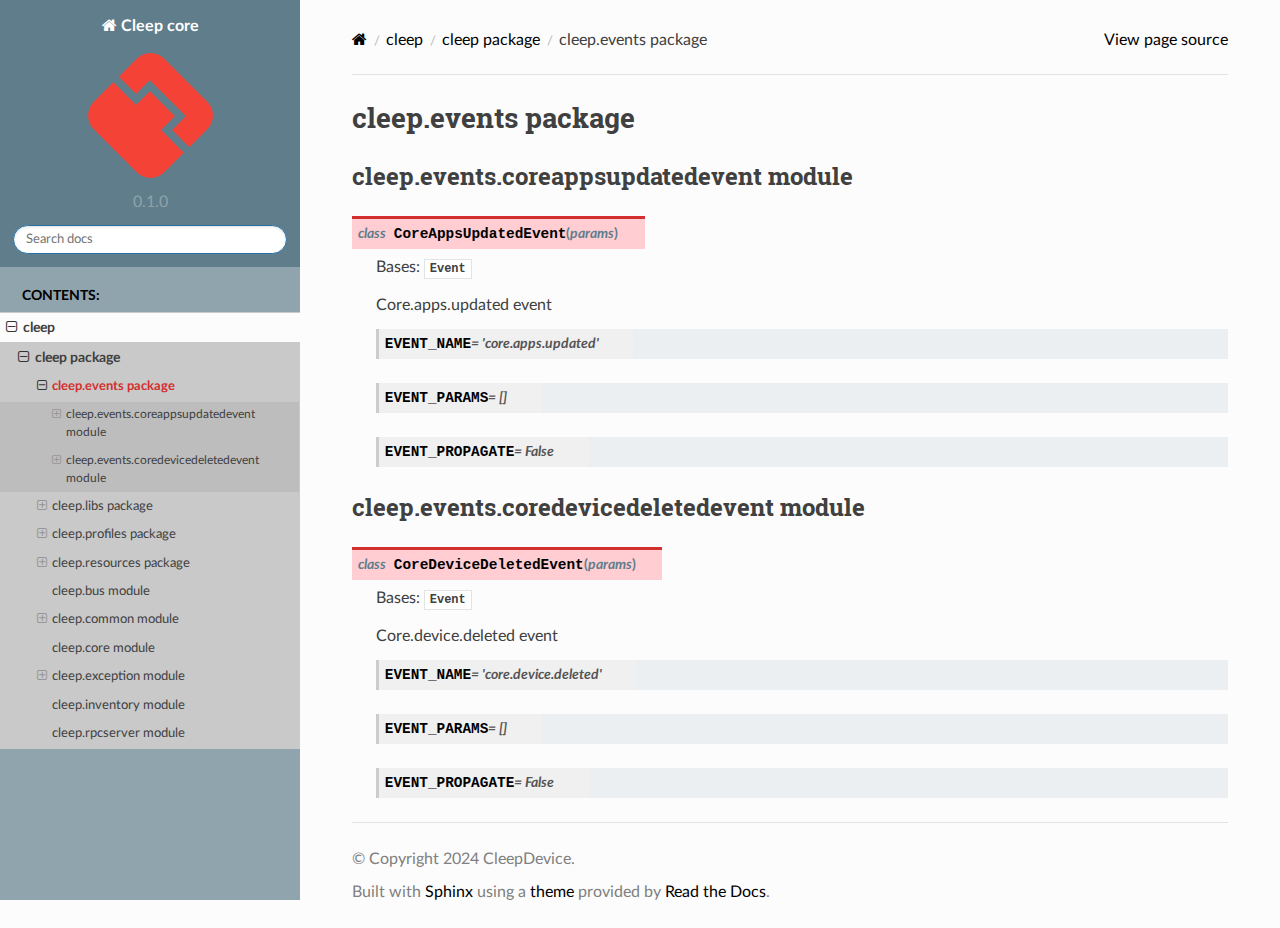
<file: source/cleep.events.html>
<!DOCTYPE html>
<html class="writer-html5" lang="en" >
<head>
  <meta charset="utf-8" /><meta name="generator" content="Docutils 0.17.1: http://docutils.sourceforge.net/" />

  <meta name="viewport" content="width=device-width, initial-scale=1.0" />
  <title>cleep.events package &mdash; Cleep core 0.1.0 documentation</title>
      <link rel="stylesheet" href="../_static/pygments.css" type="text/css" />
      <link rel="stylesheet" href="../_static/css/theme.css" type="text/css" />
      <link rel="stylesheet" href="../_static/cleep.css" type="text/css" />
      <link rel="stylesheet" href="../_static/cleep.css" type="text/css" />
    <link rel="shortcut icon" href="../_static/favicon.ico"/>
  <!--[if lt IE 9]>
    <script src="../_static/js/html5shiv.min.js"></script>
  <![endif]-->
  
        <script data-url_root="../" id="documentation_options" src="../_static/documentation_options.js"></script>
        <script src="../_static/jquery.js"></script>
        <script src="../_static/underscore.js"></script>
        <script src="../_static/_sphinx_javascript_frameworks_compat.js"></script>
        <script src="../_static/doctools.js"></script>
        <script src="../_static/sphinx_highlight.js"></script>
    <script src="../_static/js/theme.js"></script>
    <link rel="index" title="Index" href="../genindex.html" />
    <link rel="search" title="Search" href="../search.html" />
    <link rel="next" title="cleep.libs package" href="cleep.libs.html" />
    <link rel="prev" title="cleep package" href="cleep.html" /> 
</head>

<body class="wy-body-for-nav"> 
  <div class="wy-grid-for-nav">
    <nav data-toggle="wy-nav-shift" class="wy-nav-side">
      <div class="wy-side-scroll">
        <div class="wy-side-nav-search"  style="background: #607d8b" >

          
          
          <a href="../index.html" class="icon icon-home">
            Cleep core
              <img src="../_static/cleep-logo-red.png" class="logo" alt="Logo"/>
          </a>
              <div class="version">
                0.1.0
              </div>
<div role="search">
  <form id="rtd-search-form" class="wy-form" action="../search.html" method="get">
    <input type="text" name="q" placeholder="Search docs" aria-label="Search docs" />
    <input type="hidden" name="check_keywords" value="yes" />
    <input type="hidden" name="area" value="default" />
  </form>
</div>
        </div><div class="wy-menu wy-menu-vertical" data-spy="affix" role="navigation" aria-label="Navigation menu">
              <p class="caption" role="heading"><span class="caption-text">Contents:</span></p>
<ul class="current">
<li class="toctree-l1 current"><a class="reference internal" href="modules.html">cleep</a><ul class="current">
<li class="toctree-l2 current"><a class="reference internal" href="cleep.html">cleep package</a><ul class="current">
<li class="toctree-l3 current"><a class="current reference internal" href="#">cleep.events package</a><ul>
<li class="toctree-l4"><a class="reference internal" href="#module-cleep.events.coreappsupdatedevent">cleep.events.coreappsupdatedevent module</a><ul>
<li class="toctree-l5"><a class="reference internal" href="#cleep.events.coreappsupdatedevent.CoreAppsUpdatedEvent"><code class="docutils literal notranslate"><span class="pre">CoreAppsUpdatedEvent</span></code></a><ul>
<li class="toctree-l6"><a class="reference internal" href="#cleep.events.coreappsupdatedevent.CoreAppsUpdatedEvent.EVENT_NAME"><code class="docutils literal notranslate"><span class="pre">CoreAppsUpdatedEvent.EVENT_NAME</span></code></a></li>
<li class="toctree-l6"><a class="reference internal" href="#cleep.events.coreappsupdatedevent.CoreAppsUpdatedEvent.EVENT_PARAMS"><code class="docutils literal notranslate"><span class="pre">CoreAppsUpdatedEvent.EVENT_PARAMS</span></code></a></li>
<li class="toctree-l6"><a class="reference internal" href="#cleep.events.coreappsupdatedevent.CoreAppsUpdatedEvent.EVENT_PROPAGATE"><code class="docutils literal notranslate"><span class="pre">CoreAppsUpdatedEvent.EVENT_PROPAGATE</span></code></a></li>
</ul>
</li>
</ul>
</li>
<li class="toctree-l4"><a class="reference internal" href="#module-cleep.events.coredevicedeletedevent">cleep.events.coredevicedeletedevent module</a><ul>
<li class="toctree-l5"><a class="reference internal" href="#cleep.events.coredevicedeletedevent.CoreDeviceDeletedEvent"><code class="docutils literal notranslate"><span class="pre">CoreDeviceDeletedEvent</span></code></a><ul>
<li class="toctree-l6"><a class="reference internal" href="#cleep.events.coredevicedeletedevent.CoreDeviceDeletedEvent.EVENT_NAME"><code class="docutils literal notranslate"><span class="pre">CoreDeviceDeletedEvent.EVENT_NAME</span></code></a></li>
<li class="toctree-l6"><a class="reference internal" href="#cleep.events.coredevicedeletedevent.CoreDeviceDeletedEvent.EVENT_PARAMS"><code class="docutils literal notranslate"><span class="pre">CoreDeviceDeletedEvent.EVENT_PARAMS</span></code></a></li>
<li class="toctree-l6"><a class="reference internal" href="#cleep.events.coredevicedeletedevent.CoreDeviceDeletedEvent.EVENT_PROPAGATE"><code class="docutils literal notranslate"><span class="pre">CoreDeviceDeletedEvent.EVENT_PROPAGATE</span></code></a></li>
</ul>
</li>
</ul>
</li>
</ul>
</li>
<li class="toctree-l3"><a class="reference internal" href="cleep.libs.html">cleep.libs package</a><ul>
<li class="toctree-l4"><a class="reference internal" href="cleep.libs.commands.html">cleep.libs.commands package</a><ul>
<li class="toctree-l5"><a class="reference internal" href="cleep.libs.commands.html#module-cleep.libs.commands.alsa">cleep.libs.commands.alsa module</a><ul>
<li class="toctree-l6"><a class="reference internal" href="cleep.libs.commands.html#cleep.libs.commands.alsa.Alsa"><code class="docutils literal notranslate"><span class="pre">Alsa</span></code></a></li>
</ul>
</li>
<li class="toctree-l5"><a class="reference internal" href="cleep.libs.commands.html#module-cleep.libs.commands.blkid">cleep.libs.commands.blkid module</a><ul>
<li class="toctree-l6"><a class="reference internal" href="cleep.libs.commands.html#cleep.libs.commands.blkid.Blkid"><code class="docutils literal notranslate"><span class="pre">Blkid</span></code></a></li>
</ul>
</li>
<li class="toctree-l5"><a class="reference internal" href="cleep.libs.commands.html#cleep-libs-commands-ifconfig-module">cleep.libs.commands.ifconfig module</a></li>
<li class="toctree-l5"><a class="reference internal" href="cleep.libs.commands.html#module-cleep.libs.commands.ifupdown">cleep.libs.commands.ifupdown module</a><ul>
<li class="toctree-l6"><a class="reference internal" href="cleep.libs.commands.html#cleep.libs.commands.ifupdown.Ifupdown"><code class="docutils literal notranslate"><span class="pre">Ifupdown</span></code></a></li>
</ul>
</li>
<li class="toctree-l5"><a class="reference internal" href="cleep.libs.commands.html#module-cleep.libs.commands.ip">cleep.libs.commands.ip module</a><ul>
<li class="toctree-l6"><a class="reference internal" href="cleep.libs.commands.html#cleep.libs.commands.ip.Ip"><code class="docutils literal notranslate"><span class="pre">Ip</span></code></a></li>
</ul>
</li>
<li class="toctree-l5"><a class="reference internal" href="cleep.libs.commands.html#module-cleep.libs.commands.iw">cleep.libs.commands.iw module</a><ul>
<li class="toctree-l6"><a class="reference internal" href="cleep.libs.commands.html#cleep.libs.commands.iw.Iw"><code class="docutils literal notranslate"><span class="pre">Iw</span></code></a></li>
</ul>
</li>
<li class="toctree-l5"><a class="reference internal" href="cleep.libs.commands.html#module-cleep.libs.commands.iwconfig">cleep.libs.commands.iwconfig module</a><ul>
<li class="toctree-l6"><a class="reference internal" href="cleep.libs.commands.html#cleep.libs.commands.iwconfig.Iwconfig"><code class="docutils literal notranslate"><span class="pre">Iwconfig</span></code></a></li>
</ul>
</li>
<li class="toctree-l5"><a class="reference internal" href="cleep.libs.commands.html#module-cleep.libs.commands.iwgetid">cleep.libs.commands.iwgetid module</a><ul>
<li class="toctree-l6"><a class="reference internal" href="cleep.libs.commands.html#cleep.libs.commands.iwgetid.Iwgetid"><code class="docutils literal notranslate"><span class="pre">Iwgetid</span></code></a></li>
</ul>
</li>
<li class="toctree-l5"><a class="reference internal" href="cleep.libs.commands.html#module-cleep.libs.commands.iwlist">cleep.libs.commands.iwlist module</a><ul>
<li class="toctree-l6"><a class="reference internal" href="cleep.libs.commands.html#cleep.libs.commands.iwlist.Iwlist"><code class="docutils literal notranslate"><span class="pre">Iwlist</span></code></a></li>
</ul>
</li>
<li class="toctree-l5"><a class="reference internal" href="cleep.libs.commands.html#module-cleep.libs.commands.lsblk">cleep.libs.commands.lsblk module</a><ul>
<li class="toctree-l6"><a class="reference internal" href="cleep.libs.commands.html#cleep.libs.commands.lsblk.Lsblk"><code class="docutils literal notranslate"><span class="pre">Lsblk</span></code></a></li>
</ul>
</li>
<li class="toctree-l5"><a class="reference internal" href="cleep.libs.commands.html#module-cleep.libs.commands.lsmod">cleep.libs.commands.lsmod module</a><ul>
<li class="toctree-l6"><a class="reference internal" href="cleep.libs.commands.html#cleep.libs.commands.lsmod.Lsmod"><code class="docutils literal notranslate"><span class="pre">Lsmod</span></code></a></li>
</ul>
</li>
<li class="toctree-l5"><a class="reference internal" href="cleep.libs.commands.html#module-cleep.libs.commands.modprobe">cleep.libs.commands.modprobe module</a><ul>
<li class="toctree-l6"><a class="reference internal" href="cleep.libs.commands.html#cleep.libs.commands.modprobe.Modprobe"><code class="docutils literal notranslate"><span class="pre">Modprobe</span></code></a></li>
</ul>
</li>
<li class="toctree-l5"><a class="reference internal" href="cleep.libs.commands.html#module-cleep.libs.commands.rfkill">cleep.libs.commands.rfkill module</a><ul>
<li class="toctree-l6"><a class="reference internal" href="cleep.libs.commands.html#cleep.libs.commands.rfkill.Rfkill"><code class="docutils literal notranslate"><span class="pre">Rfkill</span></code></a></li>
</ul>
</li>
<li class="toctree-l5"><a class="reference internal" href="cleep.libs.commands.html#module-cleep.libs.commands.udevadm">cleep.libs.commands.udevadm module</a><ul>
<li class="toctree-l6"><a class="reference internal" href="cleep.libs.commands.html#cleep.libs.commands.udevadm.Udevadm"><code class="docutils literal notranslate"><span class="pre">Udevadm</span></code></a></li>
</ul>
</li>
<li class="toctree-l5"><a class="reference internal" href="cleep.libs.commands.html#module-cleep.libs.commands.wpacli">cleep.libs.commands.wpacli module</a><ul>
<li class="toctree-l6"><a class="reference internal" href="cleep.libs.commands.html#cleep.libs.commands.wpacli.Wpacli"><code class="docutils literal notranslate"><span class="pre">Wpacli</span></code></a></li>
</ul>
</li>
</ul>
</li>
<li class="toctree-l4"><a class="reference internal" href="cleep.libs.configs.html">cleep.libs.configs package</a><ul>
<li class="toctree-l5"><a class="reference internal" href="cleep.libs.configs.html#module-cleep.libs.configs.appssources">cleep.libs.configs.appssources module</a><ul>
<li class="toctree-l6"><a class="reference internal" href="cleep.libs.configs.html#cleep.libs.configs.appssources.AppsSources"><code class="docutils literal notranslate"><span class="pre">AppsSources</span></code></a></li>
</ul>
</li>
<li class="toctree-l5"><a class="reference internal" href="cleep.libs.configs.html#module-cleep.libs.configs.asoundrc">cleep.libs.configs.asoundrc module</a><ul>
<li class="toctree-l6"><a class="reference internal" href="cleep.libs.configs.html#cleep.libs.configs.asoundrc.Asoundrc"><code class="docutils literal notranslate"><span class="pre">Asoundrc</span></code></a></li>
</ul>
</li>
<li class="toctree-l5"><a class="reference internal" href="cleep.libs.configs.html#module-cleep.libs.configs.cleepaudio">cleep.libs.configs.cleepaudio module</a><ul>
<li class="toctree-l6"><a class="reference internal" href="cleep.libs.configs.html#cleep.libs.configs.cleepaudio.CleepAudio"><code class="docutils literal notranslate"><span class="pre">CleepAudio</span></code></a></li>
</ul>
</li>
<li class="toctree-l5"><a class="reference internal" href="cleep.libs.configs.html#module-cleep.libs.configs.cleepconf">cleep.libs.configs.cleepconf module</a><ul>
<li class="toctree-l6"><a class="reference internal" href="cleep.libs.configs.html#cleep.libs.configs.cleepconf.CleepConf"><code class="docutils literal notranslate"><span class="pre">CleepConf</span></code></a></li>
</ul>
</li>
<li class="toctree-l5"><a class="reference internal" href="cleep.libs.configs.html#module-cleep.libs.configs.cleepwificonf">cleep.libs.configs.cleepwificonf module</a><ul>
<li class="toctree-l6"><a class="reference internal" href="cleep.libs.configs.html#cleep.libs.configs.cleepwificonf.CleepWifiConf"><code class="docutils literal notranslate"><span class="pre">CleepWifiConf</span></code></a></li>
</ul>
</li>
<li class="toctree-l5"><a class="reference internal" href="cleep.libs.configs.html#module-cleep.libs.configs.cmdline">cleep.libs.configs.cmdline module</a><ul>
<li class="toctree-l6"><a class="reference internal" href="cleep.libs.configs.html#cleep.libs.configs.cmdline.Cmdline"><code class="docutils literal notranslate"><span class="pre">Cmdline</span></code></a></li>
</ul>
</li>
<li class="toctree-l5"><a class="reference internal" href="cleep.libs.configs.html#module-cleep.libs.configs.cmdlinetxt">cleep.libs.configs.cmdlinetxt module</a><ul>
<li class="toctree-l6"><a class="reference internal" href="cleep.libs.configs.html#cleep.libs.configs.cmdlinetxt.CmdlineTxt"><code class="docutils literal notranslate"><span class="pre">CmdlineTxt</span></code></a></li>
</ul>
</li>
<li class="toctree-l5"><a class="reference internal" href="cleep.libs.configs.html#module-cleep.libs.configs.config">cleep.libs.configs.config module</a><ul>
<li class="toctree-l6"><a class="reference internal" href="cleep.libs.configs.html#cleep.libs.configs.config.Config"><code class="docutils literal notranslate"><span class="pre">Config</span></code></a></li>
</ul>
</li>
<li class="toctree-l5"><a class="reference internal" href="cleep.libs.configs.html#module-cleep.libs.configs.configtxt">cleep.libs.configs.configtxt module</a><ul>
<li class="toctree-l6"><a class="reference internal" href="cleep.libs.configs.html#cleep.libs.configs.configtxt.ConfigTxt"><code class="docutils literal notranslate"><span class="pre">ConfigTxt</span></code></a></li>
</ul>
</li>
<li class="toctree-l5"><a class="reference internal" href="cleep.libs.configs.html#module-cleep.libs.configs.dhcpcdconf">cleep.libs.configs.dhcpcdconf module</a><ul>
<li class="toctree-l6"><a class="reference internal" href="cleep.libs.configs.html#cleep.libs.configs.dhcpcdconf.DhcpcdConf"><code class="docutils literal notranslate"><span class="pre">DhcpcdConf</span></code></a></li>
</ul>
</li>
<li class="toctree-l5"><a class="reference internal" href="cleep.libs.configs.html#module-cleep.libs.configs.etcasoundconf">cleep.libs.configs.etcasoundconf module</a><ul>
<li class="toctree-l6"><a class="reference internal" href="cleep.libs.configs.html#cleep.libs.configs.etcasoundconf.EtcAsoundConf"><code class="docutils literal notranslate"><span class="pre">EtcAsoundConf</span></code></a></li>
</ul>
</li>
<li class="toctree-l5"><a class="reference internal" href="cleep.libs.configs.html#module-cleep.libs.configs.etcmodules">cleep.libs.configs.etcmodules module</a><ul>
<li class="toctree-l6"><a class="reference internal" href="cleep.libs.configs.html#cleep.libs.configs.etcmodules.EtcModules"><code class="docutils literal notranslate"><span class="pre">EtcModules</span></code></a></li>
</ul>
</li>
<li class="toctree-l5"><a class="reference internal" href="cleep.libs.configs.html#module-cleep.libs.configs.etcnetworkinterfaces">cleep.libs.configs.etcnetworkinterfaces module</a><ul>
<li class="toctree-l6"><a class="reference internal" href="cleep.libs.configs.html#cleep.libs.configs.etcnetworkinterfaces.EtcNetworkInterfaces"><code class="docutils literal notranslate"><span class="pre">EtcNetworkInterfaces</span></code></a></li>
</ul>
</li>
<li class="toctree-l5"><a class="reference internal" href="cleep.libs.configs.html#module-cleep.libs.configs.fstab">cleep.libs.configs.fstab module</a><ul>
<li class="toctree-l6"><a class="reference internal" href="cleep.libs.configs.html#cleep.libs.configs.fstab.Fstab"><code class="docutils literal notranslate"><span class="pre">Fstab</span></code></a></li>
</ul>
</li>
<li class="toctree-l5"><a class="reference internal" href="cleep.libs.configs.html#module-cleep.libs.configs.hostname">cleep.libs.configs.hostname module</a><ul>
<li class="toctree-l6"><a class="reference internal" href="cleep.libs.configs.html#cleep.libs.configs.hostname.Hostname"><code class="docutils literal notranslate"><span class="pre">Hostname</span></code></a></li>
</ul>
</li>
<li class="toctree-l5"><a class="reference internal" href="cleep.libs.configs.html#module-cleep.libs.configs.modulesjson">cleep.libs.configs.modulesjson module</a><ul>
<li class="toctree-l6"><a class="reference internal" href="cleep.libs.configs.html#cleep.libs.configs.modulesjson.ModulesJson"><code class="docutils literal notranslate"><span class="pre">ModulesJson</span></code></a></li>
</ul>
</li>
<li class="toctree-l5"><a class="reference internal" href="cleep.libs.configs.html#module-cleep.libs.configs.wpasupplicantconf">cleep.libs.configs.wpasupplicantconf module</a><ul>
<li class="toctree-l6"><a class="reference internal" href="cleep.libs.configs.html#cleep.libs.configs.wpasupplicantconf.WpaSupplicantConf"><code class="docutils literal notranslate"><span class="pre">WpaSupplicantConf</span></code></a></li>
</ul>
</li>
</ul>
</li>
<li class="toctree-l4"><a class="reference internal" href="cleep.libs.drivers.html">cleep.libs.drivers package</a><ul>
<li class="toctree-l5"><a class="reference internal" href="cleep.libs.drivers.html#module-cleep.libs.drivers.audiodriver">cleep.libs.drivers.audiodriver module</a><ul>
<li class="toctree-l6"><a class="reference internal" href="cleep.libs.drivers.html#cleep.libs.drivers.audiodriver.AudioDriver"><code class="docutils literal notranslate"><span class="pre">AudioDriver</span></code></a></li>
</ul>
</li>
<li class="toctree-l5"><a class="reference internal" href="cleep.libs.drivers.html#module-cleep.libs.drivers.driver">cleep.libs.drivers.driver module</a><ul>
<li class="toctree-l6"><a class="reference internal" href="cleep.libs.drivers.html#cleep.libs.drivers.driver.Driver"><code class="docutils literal notranslate"><span class="pre">Driver</span></code></a></li>
</ul>
</li>
</ul>
</li>
<li class="toctree-l4"><a class="reference internal" href="cleep.libs.internals.html">cleep.libs.internals package</a><ul>
<li class="toctree-l5"><a class="reference internal" href="cleep.libs.internals.html#module-cleep.libs.internals.cleepbackup">cleep.libs.internals.cleepbackup module</a><ul>
<li class="toctree-l6"><a class="reference internal" href="cleep.libs.internals.html#cleep.libs.internals.cleepbackup.CleepBackup"><code class="docutils literal notranslate"><span class="pre">CleepBackup</span></code></a></li>
</ul>
</li>
<li class="toctree-l5"><a class="reference internal" href="cleep.libs.internals.html#cleep-libs-internals-cleepdoc-module">cleep.libs.internals.cleepdoc module</a></li>
<li class="toctree-l5"><a class="reference internal" href="cleep.libs.internals.html#module-cleep.libs.internals.cleepfilesystem">cleep.libs.internals.cleepfilesystem module</a><ul>
<li class="toctree-l6"><a class="reference internal" href="cleep.libs.internals.html#cleep.libs.internals.cleepfilesystem.CleepFilesystem"><code class="docutils literal notranslate"><span class="pre">CleepFilesystem</span></code></a></li>
</ul>
</li>
<li class="toctree-l5"><a class="reference internal" href="cleep.libs.internals.html#module-cleep.libs.internals.cleepgithub">cleep.libs.internals.cleepgithub module</a><ul>
<li class="toctree-l6"><a class="reference internal" href="cleep.libs.internals.html#cleep.libs.internals.cleepgithub.CleepGithub"><code class="docutils literal notranslate"><span class="pre">CleepGithub</span></code></a></li>
</ul>
</li>
<li class="toctree-l5"><a class="reference internal" href="cleep.libs.internals.html#module-cleep.libs.internals.cleepresource">cleep.libs.internals.cleepresource module</a><ul>
<li class="toctree-l6"><a class="reference internal" href="cleep.libs.internals.html#cleep.libs.internals.cleepresource.CleepResource"><code class="docutils literal notranslate"><span class="pre">CleepResource</span></code></a></li>
</ul>
</li>
<li class="toctree-l5"><a class="reference internal" href="cleep.libs.internals.html#module-cleep.libs.internals.console">cleep.libs.internals.console module</a><ul>
<li class="toctree-l6"><a class="reference internal" href="cleep.libs.internals.html#cleep.libs.internals.console.AdvancedConsole"><code class="docutils literal notranslate"><span class="pre">AdvancedConsole</span></code></a></li>
<li class="toctree-l6"><a class="reference internal" href="cleep.libs.internals.html#cleep.libs.internals.console.Console"><code class="docutils literal notranslate"><span class="pre">Console</span></code></a></li>
<li class="toctree-l6"><a class="reference internal" href="cleep.libs.internals.html#cleep.libs.internals.console.EndlessConsole"><code class="docutils literal notranslate"><span class="pre">EndlessConsole</span></code></a></li>
<li class="toctree-l6"><a class="reference internal" href="cleep.libs.internals.html#cleep.libs.internals.console.get_env"><code class="docutils literal notranslate"><span class="pre">get_env()</span></code></a></li>
<li class="toctree-l6"><a class="reference internal" href="cleep.libs.internals.html#cleep.libs.internals.console.set_opts"><code class="docutils literal notranslate"><span class="pre">set_opts()</span></code></a></li>
</ul>
</li>
<li class="toctree-l5"><a class="reference internal" href="cleep.libs.internals.html#cleep-libs-internals-crashreport-module">cleep.libs.internals.crashreport module</a></li>
<li class="toctree-l5"><a class="reference internal" href="cleep.libs.internals.html#module-cleep.libs.internals.criticalresources">cleep.libs.internals.criticalresources module</a><ul>
<li class="toctree-l6"><a class="reference internal" href="cleep.libs.internals.html#cleep.libs.internals.criticalresources.CriticalResources"><code class="docutils literal notranslate"><span class="pre">CriticalResources</span></code></a></li>
</ul>
</li>
<li class="toctree-l5"><a class="reference internal" href="cleep.libs.internals.html#module-cleep.libs.internals.download">cleep.libs.internals.download module</a><ul>
<li class="toctree-l6"><a class="reference internal" href="cleep.libs.internals.html#cleep.libs.internals.download.Download"><code class="docutils literal notranslate"><span class="pre">Download</span></code></a></li>
</ul>
</li>
<li class="toctree-l5"><a class="reference internal" href="cleep.libs.internals.html#module-cleep.libs.internals.drivers">cleep.libs.internals.drivers module</a><ul>
<li class="toctree-l6"><a class="reference internal" href="cleep.libs.internals.html#cleep.libs.internals.drivers.Drivers"><code class="docutils literal notranslate"><span class="pre">Drivers</span></code></a></li>
</ul>
</li>
<li class="toctree-l5"><a class="reference internal" href="cleep.libs.internals.html#module-cleep.libs.internals.event">cleep.libs.internals.event module</a><ul>
<li class="toctree-l6"><a class="reference internal" href="cleep.libs.internals.html#cleep.libs.internals.event.Event"><code class="docutils literal notranslate"><span class="pre">Event</span></code></a></li>
</ul>
</li>
<li class="toctree-l5"><a class="reference internal" href="cleep.libs.internals.html#module-cleep.libs.internals.eventsbroker">cleep.libs.internals.eventsbroker module</a><ul>
<li class="toctree-l6"><a class="reference internal" href="cleep.libs.internals.html#cleep.libs.internals.eventsbroker.EventsBroker"><code class="docutils literal notranslate"><span class="pre">EventsBroker</span></code></a></li>
</ul>
</li>
<li class="toctree-l5"><a class="reference internal" href="cleep.libs.internals.html#module-cleep.libs.internals.externalbus">cleep.libs.internals.externalbus module</a><ul>
<li class="toctree-l6"><a class="reference internal" href="cleep.libs.internals.html#cleep.libs.internals.externalbus.ExternalBus"><code class="docutils literal notranslate"><span class="pre">ExternalBus</span></code></a></li>
</ul>
</li>
<li class="toctree-l5"><a class="reference internal" href="cleep.libs.internals.html#cleep-libs-internals-install-module">cleep.libs.internals.install module</a></li>
<li class="toctree-l5"><a class="reference internal" href="cleep.libs.internals.html#cleep-libs-internals-installcleep-module">cleep.libs.internals.installcleep module</a></li>
<li class="toctree-l5"><a class="reference internal" href="cleep.libs.internals.html#module-cleep.libs.internals.installdeb">cleep.libs.internals.installdeb module</a><ul>
<li class="toctree-l6"><a class="reference internal" href="cleep.libs.internals.html#cleep.libs.internals.installdeb.InstallDeb"><code class="docutils literal notranslate"><span class="pre">InstallDeb</span></code></a></li>
</ul>
</li>
<li class="toctree-l5"><a class="reference internal" href="cleep.libs.internals.html#cleep-libs-internals-installmodule-module">cleep.libs.internals.installmodule module</a></li>
<li class="toctree-l5"><a class="reference internal" href="cleep.libs.internals.html#module-cleep.libs.internals.profileformatter">cleep.libs.internals.profileformatter module</a><ul>
<li class="toctree-l6"><a class="reference internal" href="cleep.libs.internals.html#cleep.libs.internals.profileformatter.ProfileFormatter"><code class="docutils literal notranslate"><span class="pre">ProfileFormatter</span></code></a></li>
</ul>
</li>
<li class="toctree-l5"><a class="reference internal" href="cleep.libs.internals.html#module-cleep.libs.internals.profileformattersbroker">cleep.libs.internals.profileformattersbroker module</a><ul>
<li class="toctree-l6"><a class="reference internal" href="cleep.libs.internals.html#cleep.libs.internals.profileformattersbroker.ProfileFormattersBroker"><code class="docutils literal notranslate"><span class="pre">ProfileFormattersBroker</span></code></a></li>
</ul>
</li>
<li class="toctree-l5"><a class="reference internal" href="cleep.libs.internals.html#module-cleep.libs.internals.readwrite">cleep.libs.internals.readwrite module</a><ul>
<li class="toctree-l6"><a class="reference internal" href="cleep.libs.internals.html#cleep.libs.internals.readwrite.ReadWrite"><code class="docutils literal notranslate"><span class="pre">ReadWrite</span></code></a></li>
<li class="toctree-l6"><a class="reference internal" href="cleep.libs.internals.html#cleep.libs.internals.readwrite.ReadWriteContext"><code class="docutils literal notranslate"><span class="pre">ReadWriteContext</span></code></a></li>
</ul>
</li>
<li class="toctree-l5"><a class="reference internal" href="cleep.libs.internals.html#module-cleep.libs.internals.rendererprofile">cleep.libs.internals.rendererprofile module</a><ul>
<li class="toctree-l6"><a class="reference internal" href="cleep.libs.internals.html#cleep.libs.internals.rendererprofile.RendererProfile"><code class="docutils literal notranslate"><span class="pre">RendererProfile</span></code></a></li>
</ul>
</li>
<li class="toctree-l5"><a class="reference internal" href="cleep.libs.internals.html#cleep-libs-internals-sun-module">cleep.libs.internals.sun module</a></li>
<li class="toctree-l5"><a class="reference internal" href="cleep.libs.internals.html#module-cleep.libs.internals.task">cleep.libs.internals.task module</a><ul>
<li class="toctree-l6"><a class="reference internal" href="cleep.libs.internals.html#cleep.libs.internals.task.CountTask"><code class="docutils literal notranslate"><span class="pre">CountTask</span></code></a></li>
<li class="toctree-l6"><a class="reference internal" href="cleep.libs.internals.html#cleep.libs.internals.task.Task"><code class="docutils literal notranslate"><span class="pre">Task</span></code></a></li>
</ul>
</li>
<li class="toctree-l5"><a class="reference internal" href="cleep.libs.internals.html#module-cleep.libs.internals.tools">cleep.libs.internals.tools module</a><ul>
<li class="toctree-l6"><a class="reference internal" href="cleep.libs.internals.html#cleep.libs.internals.tools.cidr_to_netmask"><code class="docutils literal notranslate"><span class="pre">cidr_to_netmask()</span></code></a></li>
<li class="toctree-l6"><a class="reference internal" href="cleep.libs.internals.html#cleep.libs.internals.tools.compare_compat_string"><code class="docutils literal notranslate"><span class="pre">compare_compat_string()</span></code></a></li>
<li class="toctree-l6"><a class="reference internal" href="cleep.libs.internals.html#cleep.libs.internals.tools.compare_versions"><code class="docutils literal notranslate"><span class="pre">compare_versions()</span></code></a></li>
<li class="toctree-l6"><a class="reference internal" href="cleep.libs.internals.html#cleep.libs.internals.tools.dbm_to_percent"><code class="docutils literal notranslate"><span class="pre">dbm_to_percent()</span></code></a></li>
<li class="toctree-l6"><a class="reference internal" href="cleep.libs.internals.html#cleep.libs.internals.tools.file_to_base64"><code class="docutils literal notranslate"><span class="pre">file_to_base64()</span></code></a></li>
<li class="toctree-l6"><a class="reference internal" href="cleep.libs.internals.html#cleep.libs.internals.tools.full_split_path"><code class="docutils literal notranslate"><span class="pre">full_split_path()</span></code></a></li>
<li class="toctree-l6"><a class="reference internal" href="cleep.libs.internals.html#cleep.libs.internals.tools.hr_bytes"><code class="docutils literal notranslate"><span class="pre">hr_bytes()</span></code></a></li>
<li class="toctree-l6"><a class="reference internal" href="cleep.libs.internals.html#cleep.libs.internals.tools.hr_uptime"><code class="docutils literal notranslate"><span class="pre">hr_uptime()</span></code></a></li>
<li class="toctree-l6"><a class="reference internal" href="cleep.libs.internals.html#cleep.libs.internals.tools.install_trace_logging_level"><code class="docutils literal notranslate"><span class="pre">install_trace_logging_level()</span></code></a></li>
<li class="toctree-l6"><a class="reference internal" href="cleep.libs.internals.html#cleep.libs.internals.tools.install_unhandled_exception_handler"><code class="docutils literal notranslate"><span class="pre">install_unhandled_exception_handler()</span></code></a></li>
<li class="toctree-l6"><a class="reference internal" href="cleep.libs.internals.html#cleep.libs.internals.tools.is_core_lib"><code class="docutils literal notranslate"><span class="pre">is_core_lib()</span></code></a></li>
<li class="toctree-l6"><a class="reference internal" href="cleep.libs.internals.html#cleep.libs.internals.tools.netmask_to_cidr"><code class="docutils literal notranslate"><span class="pre">netmask_to_cidr()</span></code></a></li>
<li class="toctree-l6"><a class="reference internal" href="cleep.libs.internals.html#cleep.libs.internals.tools.raspberry_pi_infos"><code class="docutils literal notranslate"><span class="pre">raspberry_pi_infos()</span></code></a></li>
<li class="toctree-l6"><a class="reference internal" href="cleep.libs.internals.html#cleep.libs.internals.tools.wpa_passphrase"><code class="docutils literal notranslate"><span class="pre">wpa_passphrase()</span></code></a></li>
</ul>
</li>
</ul>
</li>
<li class="toctree-l4"><a class="reference internal" href="cleep.libs.tests.html">cleep.libs.tests package</a><ul>
<li class="toctree-l5"><a class="reference internal" href="cleep.libs.tests.html#module-cleep.libs.tests.common">cleep.libs.tests.common module</a><ul>
<li class="toctree-l6"><a class="reference internal" href="cleep.libs.tests.html#cleep.libs.tests.common.get_log_level"><code class="docutils literal notranslate"><span class="pre">get_log_level()</span></code></a></li>
</ul>
</li>
<li class="toctree-l5"><a class="reference internal" href="cleep.libs.tests.html#module-cleep.libs.tests.lib">cleep.libs.tests.lib module</a><ul>
<li class="toctree-l6"><a class="reference internal" href="cleep.libs.tests.html#cleep.libs.tests.lib.FileDescriptorMock"><code class="docutils literal notranslate"><span class="pre">FileDescriptorMock</span></code></a></li>
<li class="toctree-l6"><a class="reference internal" href="cleep.libs.tests.html#cleep.libs.tests.lib.TestLib"><code class="docutils literal notranslate"><span class="pre">TestLib</span></code></a></li>
</ul>
</li>
<li class="toctree-l5"><a class="reference internal" href="cleep.libs.tests.html#module-cleep.libs.tests.mockdatetime">cleep.libs.tests.mockdatetime module</a><ul>
<li class="toctree-l6"><a class="reference internal" href="cleep.libs.tests.html#cleep.libs.tests.mockdatetime.mock_datetime"><code class="docutils literal notranslate"><span class="pre">mock_datetime()</span></code></a></li>
</ul>
</li>
<li class="toctree-l5"><a class="reference internal" href="cleep.libs.tests.html#cleep-libs-tests-session-module">cleep.libs.tests.session module</a></li>
</ul>
</li>
</ul>
</li>
<li class="toctree-l3"><a class="reference internal" href="cleep.profiles.html">cleep.profiles package</a><ul>
<li class="toctree-l4"><a class="reference internal" href="cleep.profiles.html#module-cleep.profiles.alarmprofile">cleep.profiles.alarmprofile module</a><ul>
<li class="toctree-l5"><a class="reference internal" href="cleep.profiles.html#cleep.profiles.alarmprofile.AlarmProfile"><code class="docutils literal notranslate"><span class="pre">AlarmProfile</span></code></a><ul>
<li class="toctree-l6"><a class="reference internal" href="cleep.profiles.html#cleep.profiles.alarmprofile.AlarmProfile.STATUS_SCHEDULED"><code class="docutils literal notranslate"><span class="pre">AlarmProfile.STATUS_SCHEDULED</span></code></a></li>
<li class="toctree-l6"><a class="reference internal" href="cleep.profiles.html#cleep.profiles.alarmprofile.AlarmProfile.STATUS_SNOOZED"><code class="docutils literal notranslate"><span class="pre">AlarmProfile.STATUS_SNOOZED</span></code></a></li>
<li class="toctree-l6"><a class="reference internal" href="cleep.profiles.html#cleep.profiles.alarmprofile.AlarmProfile.STATUS_STOPPED"><code class="docutils literal notranslate"><span class="pre">AlarmProfile.STATUS_STOPPED</span></code></a></li>
<li class="toctree-l6"><a class="reference internal" href="cleep.profiles.html#cleep.profiles.alarmprofile.AlarmProfile.STATUS_TRIGGERED"><code class="docutils literal notranslate"><span class="pre">AlarmProfile.STATUS_TRIGGERED</span></code></a></li>
<li class="toctree-l6"><a class="reference internal" href="cleep.profiles.html#cleep.profiles.alarmprofile.AlarmProfile.STATUS_UNKNOWN"><code class="docutils literal notranslate"><span class="pre">AlarmProfile.STATUS_UNKNOWN</span></code></a></li>
<li class="toctree-l6"><a class="reference internal" href="cleep.profiles.html#cleep.profiles.alarmprofile.AlarmProfile.STATUS_UNSCHEDULED"><code class="docutils literal notranslate"><span class="pre">AlarmProfile.STATUS_UNSCHEDULED</span></code></a></li>
</ul>
</li>
</ul>
</li>
<li class="toctree-l4"><a class="reference internal" href="cleep.profiles.html#module-cleep.profiles.alertprofile">cleep.profiles.alertprofile module</a><ul>
<li class="toctree-l5"><a class="reference internal" href="cleep.profiles.html#cleep.profiles.alertprofile.AlertProfile"><code class="docutils literal notranslate"><span class="pre">AlertProfile</span></code></a></li>
</ul>
</li>
<li class="toctree-l4"><a class="reference internal" href="cleep.profiles.html#module-cleep.profiles.identifiedmessageprofile">cleep.profiles.identifiedmessageprofile module</a><ul>
<li class="toctree-l5"><a class="reference internal" href="cleep.profiles.html#cleep.profiles.identifiedmessageprofile.IdentifiedMessageProfile"><code class="docutils literal notranslate"><span class="pre">IdentifiedMessageProfile</span></code></a></li>
</ul>
</li>
<li class="toctree-l4"><a class="reference internal" href="cleep.profiles.html#module-cleep.profiles.messageprofile">cleep.profiles.messageprofile module</a><ul>
<li class="toctree-l5"><a class="reference internal" href="cleep.profiles.html#cleep.profiles.messageprofile.MessageProfile"><code class="docutils literal notranslate"><span class="pre">MessageProfile</span></code></a></li>
</ul>
</li>
<li class="toctree-l4"><a class="reference internal" href="cleep.profiles.html#module-cleep.profiles.thermostatprofile">cleep.profiles.thermostatprofile module</a><ul>
<li class="toctree-l5"><a class="reference internal" href="cleep.profiles.html#cleep.profiles.thermostatprofile.ThermostatProfile"><code class="docutils literal notranslate"><span class="pre">ThermostatProfile</span></code></a><ul>
<li class="toctree-l6"><a class="reference internal" href="cleep.profiles.html#cleep.profiles.thermostatprofile.ThermostatProfile.MODE_ANTIFROST"><code class="docutils literal notranslate"><span class="pre">ThermostatProfile.MODE_ANTIFROST</span></code></a></li>
<li class="toctree-l6"><a class="reference internal" href="cleep.profiles.html#cleep.profiles.thermostatprofile.ThermostatProfile.MODE_COMFORT1"><code class="docutils literal notranslate"><span class="pre">ThermostatProfile.MODE_COMFORT1</span></code></a></li>
<li class="toctree-l6"><a class="reference internal" href="cleep.profiles.html#cleep.profiles.thermostatprofile.ThermostatProfile.MODE_COMFORT2"><code class="docutils literal notranslate"><span class="pre">ThermostatProfile.MODE_COMFORT2</span></code></a></li>
<li class="toctree-l6"><a class="reference internal" href="cleep.profiles.html#cleep.profiles.thermostatprofile.ThermostatProfile.MODE_COMFORT3"><code class="docutils literal notranslate"><span class="pre">ThermostatProfile.MODE_COMFORT3</span></code></a></li>
<li class="toctree-l6"><a class="reference internal" href="cleep.profiles.html#cleep.profiles.thermostatprofile.ThermostatProfile.MODE_ECO"><code class="docutils literal notranslate"><span class="pre">ThermostatProfile.MODE_ECO</span></code></a></li>
<li class="toctree-l6"><a class="reference internal" href="cleep.profiles.html#cleep.profiles.thermostatprofile.ThermostatProfile.MODE_STOP"><code class="docutils literal notranslate"><span class="pre">ThermostatProfile.MODE_STOP</span></code></a></li>
</ul>
</li>
</ul>
</li>
<li class="toctree-l4"><a class="reference internal" href="cleep.profiles.html#module-cleep.profiles.timerangedmessageprofile">cleep.profiles.timerangedmessageprofile module</a><ul>
<li class="toctree-l5"><a class="reference internal" href="cleep.profiles.html#cleep.profiles.timerangedmessageprofile.TimeRangedMessageProfile"><code class="docutils literal notranslate"><span class="pre">TimeRangedMessageProfile</span></code></a></li>
</ul>
</li>
</ul>
</li>
<li class="toctree-l3"><a class="reference internal" href="cleep.resources.html">cleep.resources package</a><ul>
<li class="toctree-l4"><a class="reference internal" href="cleep.resources.html#module-cleep.resources.audiocaptureresource">cleep.resources.audiocaptureresource module</a><ul>
<li class="toctree-l5"><a class="reference internal" href="cleep.resources.html#cleep.resources.audiocaptureresource.AudioCaptureResource"><code class="docutils literal notranslate"><span class="pre">AudioCaptureResource</span></code></a><ul>
<li class="toctree-l6"><a class="reference internal" href="cleep.resources.html#cleep.resources.audiocaptureresource.AudioCaptureResource.RESOURCE_NAME"><code class="docutils literal notranslate"><span class="pre">AudioCaptureResource.RESOURCE_NAME</span></code></a></li>
</ul>
</li>
</ul>
</li>
<li class="toctree-l4"><a class="reference internal" href="cleep.resources.html#module-cleep.resources.audioplaybackresource">cleep.resources.audioplaybackresource module</a><ul>
<li class="toctree-l5"><a class="reference internal" href="cleep.resources.html#cleep.resources.audioplaybackresource.AudioPlaybackResource"><code class="docutils literal notranslate"><span class="pre">AudioPlaybackResource</span></code></a><ul>
<li class="toctree-l6"><a class="reference internal" href="cleep.resources.html#cleep.resources.audioplaybackresource.AudioPlaybackResource.RESOURCE_NAME"><code class="docutils literal notranslate"><span class="pre">AudioPlaybackResource.RESOURCE_NAME</span></code></a></li>
</ul>
</li>
</ul>
</li>
</ul>
</li>
<li class="toctree-l3"><a class="reference internal" href="cleep.html#cleep-bus-module">cleep.bus module</a></li>
<li class="toctree-l3"><a class="reference internal" href="cleep.html#module-cleep.common">cleep.common module</a><ul>
<li class="toctree-l4"><a class="reference internal" href="cleep.html#cleep.common.CATEGORIES"><code class="docutils literal notranslate"><span class="pre">CATEGORIES</span></code></a><ul>
<li class="toctree-l5"><a class="reference internal" href="cleep.html#cleep.common.CATEGORIES.ALL"><code class="docutils literal notranslate"><span class="pre">CATEGORIES.ALL</span></code></a></li>
<li class="toctree-l5"><a class="reference internal" href="cleep.html#cleep.common.CATEGORIES.APPLICATION"><code class="docutils literal notranslate"><span class="pre">CATEGORIES.APPLICATION</span></code></a></li>
<li class="toctree-l5"><a class="reference internal" href="cleep.html#cleep.common.CATEGORIES.DRIVER"><code class="docutils literal notranslate"><span class="pre">CATEGORIES.DRIVER</span></code></a></li>
<li class="toctree-l5"><a class="reference internal" href="cleep.html#cleep.common.CATEGORIES.HOBBY"><code class="docutils literal notranslate"><span class="pre">CATEGORIES.HOBBY</span></code></a></li>
<li class="toctree-l5"><a class="reference internal" href="cleep.html#cleep.common.CATEGORIES.HOMEAUTOMATION"><code class="docutils literal notranslate"><span class="pre">CATEGORIES.HOMEAUTOMATION</span></code></a></li>
<li class="toctree-l5"><a class="reference internal" href="cleep.html#cleep.common.CATEGORIES.MEDIA"><code class="docutils literal notranslate"><span class="pre">CATEGORIES.MEDIA</span></code></a></li>
<li class="toctree-l5"><a class="reference internal" href="cleep.html#cleep.common.CATEGORIES.MOBILE"><code class="docutils literal notranslate"><span class="pre">CATEGORIES.MOBILE</span></code></a></li>
<li class="toctree-l5"><a class="reference internal" href="cleep.html#cleep.common.CATEGORIES.SERVICE"><code class="docutils literal notranslate"><span class="pre">CATEGORIES.SERVICE</span></code></a></li>
</ul>
</li>
<li class="toctree-l4"><a class="reference internal" href="cleep.html#cleep.common.ExecutionStep"><code class="docutils literal notranslate"><span class="pre">ExecutionStep</span></code></a><ul>
<li class="toctree-l5"><a class="reference internal" href="cleep.html#cleep.common.ExecutionStep.BOOT"><code class="docutils literal notranslate"><span class="pre">ExecutionStep.BOOT</span></code></a></li>
<li class="toctree-l5"><a class="reference internal" href="cleep.html#cleep.common.ExecutionStep.CONFIG"><code class="docutils literal notranslate"><span class="pre">ExecutionStep.CONFIG</span></code></a></li>
<li class="toctree-l5"><a class="reference internal" href="cleep.html#cleep.common.ExecutionStep.INIT"><code class="docutils literal notranslate"><span class="pre">ExecutionStep.INIT</span></code></a></li>
<li class="toctree-l5"><a class="reference internal" href="cleep.html#cleep.common.ExecutionStep.RUN"><code class="docutils literal notranslate"><span class="pre">ExecutionStep.RUN</span></code></a></li>
<li class="toctree-l5"><a class="reference internal" href="cleep.html#cleep.common.ExecutionStep.STOP"><code class="docutils literal notranslate"><span class="pre">ExecutionStep.STOP</span></code></a></li>
</ul>
</li>
<li class="toctree-l4"><a class="reference internal" href="cleep.html#cleep.common.MessageRequest"><code class="docutils literal notranslate"><span class="pre">MessageRequest</span></code></a><ul>
<li class="toctree-l5"><a class="reference internal" href="cleep.html#cleep.common.MessageRequest.fill_from_dict"><code class="docutils literal notranslate"><span class="pre">MessageRequest.fill_from_dict()</span></code></a></li>
<li class="toctree-l5"><a class="reference internal" href="cleep.html#cleep.common.MessageRequest.fill_from_request"><code class="docutils literal notranslate"><span class="pre">MessageRequest.fill_from_request()</span></code></a></li>
<li class="toctree-l5"><a class="reference internal" href="cleep.html#cleep.common.MessageRequest.is_broadcast"><code class="docutils literal notranslate"><span class="pre">MessageRequest.is_broadcast()</span></code></a></li>
<li class="toctree-l5"><a class="reference internal" href="cleep.html#cleep.common.MessageRequest.is_command"><code class="docutils literal notranslate"><span class="pre">MessageRequest.is_command()</span></code></a></li>
<li class="toctree-l5"><a class="reference internal" href="cleep.html#cleep.common.MessageRequest.is_external_event"><code class="docutils literal notranslate"><span class="pre">MessageRequest.is_external_event()</span></code></a></li>
<li class="toctree-l5"><a class="reference internal" href="cleep.html#cleep.common.MessageRequest.to_dict"><code class="docutils literal notranslate"><span class="pre">MessageRequest.to_dict()</span></code></a></li>
</ul>
</li>
<li class="toctree-l4"><a class="reference internal" href="cleep.html#cleep.common.MessageResponse"><code class="docutils literal notranslate"><span class="pre">MessageResponse</span></code></a><ul>
<li class="toctree-l5"><a class="reference internal" href="cleep.html#cleep.common.MessageResponse.fill_from_dict"><code class="docutils literal notranslate"><span class="pre">MessageResponse.fill_from_dict()</span></code></a></li>
<li class="toctree-l5"><a class="reference internal" href="cleep.html#cleep.common.MessageResponse.fill_from_response"><code class="docutils literal notranslate"><span class="pre">MessageResponse.fill_from_response()</span></code></a></li>
<li class="toctree-l5"><a class="reference internal" href="cleep.html#cleep.common.MessageResponse.to_dict"><code class="docutils literal notranslate"><span class="pre">MessageResponse.to_dict()</span></code></a></li>
</ul>
</li>
<li class="toctree-l4"><a class="reference internal" href="cleep.html#cleep.common.PeerInfos"><code class="docutils literal notranslate"><span class="pre">PeerInfos</span></code></a><ul>
<li class="toctree-l5"><a class="reference internal" href="cleep.html#cleep.common.PeerInfos.fill_from_dict"><code class="docutils literal notranslate"><span class="pre">PeerInfos.fill_from_dict()</span></code></a></li>
<li class="toctree-l5"><a class="reference internal" href="cleep.html#cleep.common.PeerInfos.to_dict"><code class="docutils literal notranslate"><span class="pre">PeerInfos.to_dict()</span></code></a></li>
</ul>
</li>
</ul>
</li>
<li class="toctree-l3"><a class="reference internal" href="cleep.html#cleep-core-module">cleep.core module</a></li>
<li class="toctree-l3"><a class="reference internal" href="cleep.html#module-cleep.exception">cleep.exception module</a><ul>
<li class="toctree-l4"><a class="reference internal" href="cleep.html#cleep.exception.BusError"><code class="docutils literal notranslate"><span class="pre">BusError</span></code></a></li>
<li class="toctree-l4"><a class="reference internal" href="cleep.html#cleep.exception.CommandError"><code class="docutils literal notranslate"><span class="pre">CommandError</span></code></a></li>
<li class="toctree-l4"><a class="reference internal" href="cleep.html#cleep.exception.CommandInfo"><code class="docutils literal notranslate"><span class="pre">CommandInfo</span></code></a></li>
<li class="toctree-l4"><a class="reference internal" href="cleep.html#cleep.exception.InvalidMessage"><code class="docutils literal notranslate"><span class="pre">InvalidMessage</span></code></a></li>
<li class="toctree-l4"><a class="reference internal" href="cleep.html#cleep.exception.InvalidModule"><code class="docutils literal notranslate"><span class="pre">InvalidModule</span></code></a></li>
<li class="toctree-l4"><a class="reference internal" href="cleep.html#cleep.exception.InvalidParameter"><code class="docutils literal notranslate"><span class="pre">InvalidParameter</span></code></a></li>
<li class="toctree-l4"><a class="reference internal" href="cleep.html#cleep.exception.MissingParameter"><code class="docutils literal notranslate"><span class="pre">MissingParameter</span></code></a></li>
<li class="toctree-l4"><a class="reference internal" href="cleep.html#cleep.exception.NoMessageAvailable"><code class="docutils literal notranslate"><span class="pre">NoMessageAvailable</span></code></a></li>
<li class="toctree-l4"><a class="reference internal" href="cleep.html#cleep.exception.NoResponse"><code class="docutils literal notranslate"><span class="pre">NoResponse</span></code></a></li>
<li class="toctree-l4"><a class="reference internal" href="cleep.html#cleep.exception.ResourceNotAvailable"><code class="docutils literal notranslate"><span class="pre">ResourceNotAvailable</span></code></a></li>
<li class="toctree-l4"><a class="reference internal" href="cleep.html#cleep.exception.Unauthorized"><code class="docutils literal notranslate"><span class="pre">Unauthorized</span></code></a></li>
</ul>
</li>
<li class="toctree-l3"><a class="reference internal" href="cleep.html#cleep-inventory-module">cleep.inventory module</a></li>
<li class="toctree-l3"><a class="reference internal" href="cleep.html#cleep-rpcserver-module">cleep.rpcserver module</a></li>
</ul>
</li>
</ul>
</li>
</ul>

        </div>
      </div>
    </nav>

    <section data-toggle="wy-nav-shift" class="wy-nav-content-wrap"><nav class="wy-nav-top" aria-label="Mobile navigation menu"  style="background: #607d8b" >
          <i data-toggle="wy-nav-top" class="fa fa-bars"></i>
          <a href="../index.html">Cleep core</a>
      </nav>

      <div class="wy-nav-content">
        <div class="rst-content style-external-links">
          <div role="navigation" aria-label="Page navigation">
  <ul class="wy-breadcrumbs">
      <li><a href="../index.html" class="icon icon-home" aria-label="Home"></a></li>
          <li class="breadcrumb-item"><a href="modules.html">cleep</a></li>
          <li class="breadcrumb-item"><a href="cleep.html">cleep package</a></li>
      <li class="breadcrumb-item active">cleep.events package</li>
      <li class="wy-breadcrumbs-aside">
            <a href="../_sources/source/cleep.events.rst.txt" rel="nofollow"> View page source</a>
      </li>
  </ul>
  <hr/>
</div>
          <div role="main" class="document" itemscope="itemscope" itemtype="http://schema.org/Article">
           <div itemprop="articleBody">
             
  <section id="cleep-events-package">
<h1>cleep.events package<a class="headerlink" href="#cleep-events-package" title="Permalink to this heading"></a></h1>
<section id="module-cleep.events.coreappsupdatedevent">
<span id="cleep-events-coreappsupdatedevent-module"></span><h2>cleep.events.coreappsupdatedevent module<a class="headerlink" href="#module-cleep.events.coreappsupdatedevent" title="Permalink to this heading"></a></h2>
<dl class="py class">
<dt class="sig sig-object py" id="cleep.events.coreappsupdatedevent.CoreAppsUpdatedEvent">
<em class="property"><span class="pre">class</span><span class="w"> </span></em><span class="sig-name descname"><span class="pre">CoreAppsUpdatedEvent</span></span><span class="sig-paren">(</span><em class="sig-param"><span class="n"><span class="pre">params</span></span></em><span class="sig-paren">)</span><a class="headerlink" href="#cleep.events.coreappsupdatedevent.CoreAppsUpdatedEvent" title="Permalink to this definition"></a></dt>
<dd><p>Bases: <a class="reference internal" href="cleep.libs.internals.html#cleep.libs.internals.event.Event" title="cleep.libs.internals.event.Event"><code class="xref py py-class docutils literal notranslate"><span class="pre">Event</span></code></a></p>
<p>Core.apps.updated event</p>
<dl class="py attribute">
<dt class="sig sig-object py" id="cleep.events.coreappsupdatedevent.CoreAppsUpdatedEvent.EVENT_NAME">
<span class="sig-name descname"><span class="pre">EVENT_NAME</span></span><em class="property"><span class="w"> </span><span class="p"><span class="pre">=</span></span><span class="w"> </span><span class="pre">'core.apps.updated'</span></em><a class="headerlink" href="#cleep.events.coreappsupdatedevent.CoreAppsUpdatedEvent.EVENT_NAME" title="Permalink to this definition"></a></dt>
<dd></dd></dl>

<dl class="py attribute">
<dt class="sig sig-object py" id="cleep.events.coreappsupdatedevent.CoreAppsUpdatedEvent.EVENT_PARAMS">
<span class="sig-name descname"><span class="pre">EVENT_PARAMS</span></span><em class="property"><span class="w"> </span><span class="p"><span class="pre">=</span></span><span class="w"> </span><span class="pre">[]</span></em><a class="headerlink" href="#cleep.events.coreappsupdatedevent.CoreAppsUpdatedEvent.EVENT_PARAMS" title="Permalink to this definition"></a></dt>
<dd></dd></dl>

<dl class="py attribute">
<dt class="sig sig-object py" id="cleep.events.coreappsupdatedevent.CoreAppsUpdatedEvent.EVENT_PROPAGATE">
<span class="sig-name descname"><span class="pre">EVENT_PROPAGATE</span></span><em class="property"><span class="w"> </span><span class="p"><span class="pre">=</span></span><span class="w"> </span><span class="pre">False</span></em><a class="headerlink" href="#cleep.events.coreappsupdatedevent.CoreAppsUpdatedEvent.EVENT_PROPAGATE" title="Permalink to this definition"></a></dt>
<dd></dd></dl>

</dd></dl>

</section>
<section id="module-cleep.events.coredevicedeletedevent">
<span id="cleep-events-coredevicedeletedevent-module"></span><h2>cleep.events.coredevicedeletedevent module<a class="headerlink" href="#module-cleep.events.coredevicedeletedevent" title="Permalink to this heading"></a></h2>
<dl class="py class">
<dt class="sig sig-object py" id="cleep.events.coredevicedeletedevent.CoreDeviceDeletedEvent">
<em class="property"><span class="pre">class</span><span class="w"> </span></em><span class="sig-name descname"><span class="pre">CoreDeviceDeletedEvent</span></span><span class="sig-paren">(</span><em class="sig-param"><span class="n"><span class="pre">params</span></span></em><span class="sig-paren">)</span><a class="headerlink" href="#cleep.events.coredevicedeletedevent.CoreDeviceDeletedEvent" title="Permalink to this definition"></a></dt>
<dd><p>Bases: <a class="reference internal" href="cleep.libs.internals.html#cleep.libs.internals.event.Event" title="cleep.libs.internals.event.Event"><code class="xref py py-class docutils literal notranslate"><span class="pre">Event</span></code></a></p>
<p>Core.device.deleted event</p>
<dl class="py attribute">
<dt class="sig sig-object py" id="cleep.events.coredevicedeletedevent.CoreDeviceDeletedEvent.EVENT_NAME">
<span class="sig-name descname"><span class="pre">EVENT_NAME</span></span><em class="property"><span class="w"> </span><span class="p"><span class="pre">=</span></span><span class="w"> </span><span class="pre">'core.device.deleted'</span></em><a class="headerlink" href="#cleep.events.coredevicedeletedevent.CoreDeviceDeletedEvent.EVENT_NAME" title="Permalink to this definition"></a></dt>
<dd></dd></dl>

<dl class="py attribute">
<dt class="sig sig-object py" id="cleep.events.coredevicedeletedevent.CoreDeviceDeletedEvent.EVENT_PARAMS">
<span class="sig-name descname"><span class="pre">EVENT_PARAMS</span></span><em class="property"><span class="w"> </span><span class="p"><span class="pre">=</span></span><span class="w"> </span><span class="pre">[]</span></em><a class="headerlink" href="#cleep.events.coredevicedeletedevent.CoreDeviceDeletedEvent.EVENT_PARAMS" title="Permalink to this definition"></a></dt>
<dd></dd></dl>

<dl class="py attribute">
<dt class="sig sig-object py" id="cleep.events.coredevicedeletedevent.CoreDeviceDeletedEvent.EVENT_PROPAGATE">
<span class="sig-name descname"><span class="pre">EVENT_PROPAGATE</span></span><em class="property"><span class="w"> </span><span class="p"><span class="pre">=</span></span><span class="w"> </span><span class="pre">False</span></em><a class="headerlink" href="#cleep.events.coredevicedeletedevent.CoreDeviceDeletedEvent.EVENT_PROPAGATE" title="Permalink to this definition"></a></dt>
<dd></dd></dl>

</dd></dl>

</section>
</section>


           </div>
          </div>
          <footer>

  <hr/>

  <div role="contentinfo">
    <p>&#169; Copyright 2024 CleepDevice.</p>
  </div>

  Built with <a href="https://www.sphinx-doc.org/">Sphinx</a> using a
    <a href="https://github.com/readthedocs/sphinx_rtd_theme">theme</a>
    provided by <a href="https://readthedocs.org">Read the Docs</a>.
   

</footer>
        </div>
      </div>
    </section>
  </div>
  <script>
      jQuery(function () {
          SphinxRtdTheme.Navigation.enable(true);
      });
  </script> 

</body>
</html>
</file>
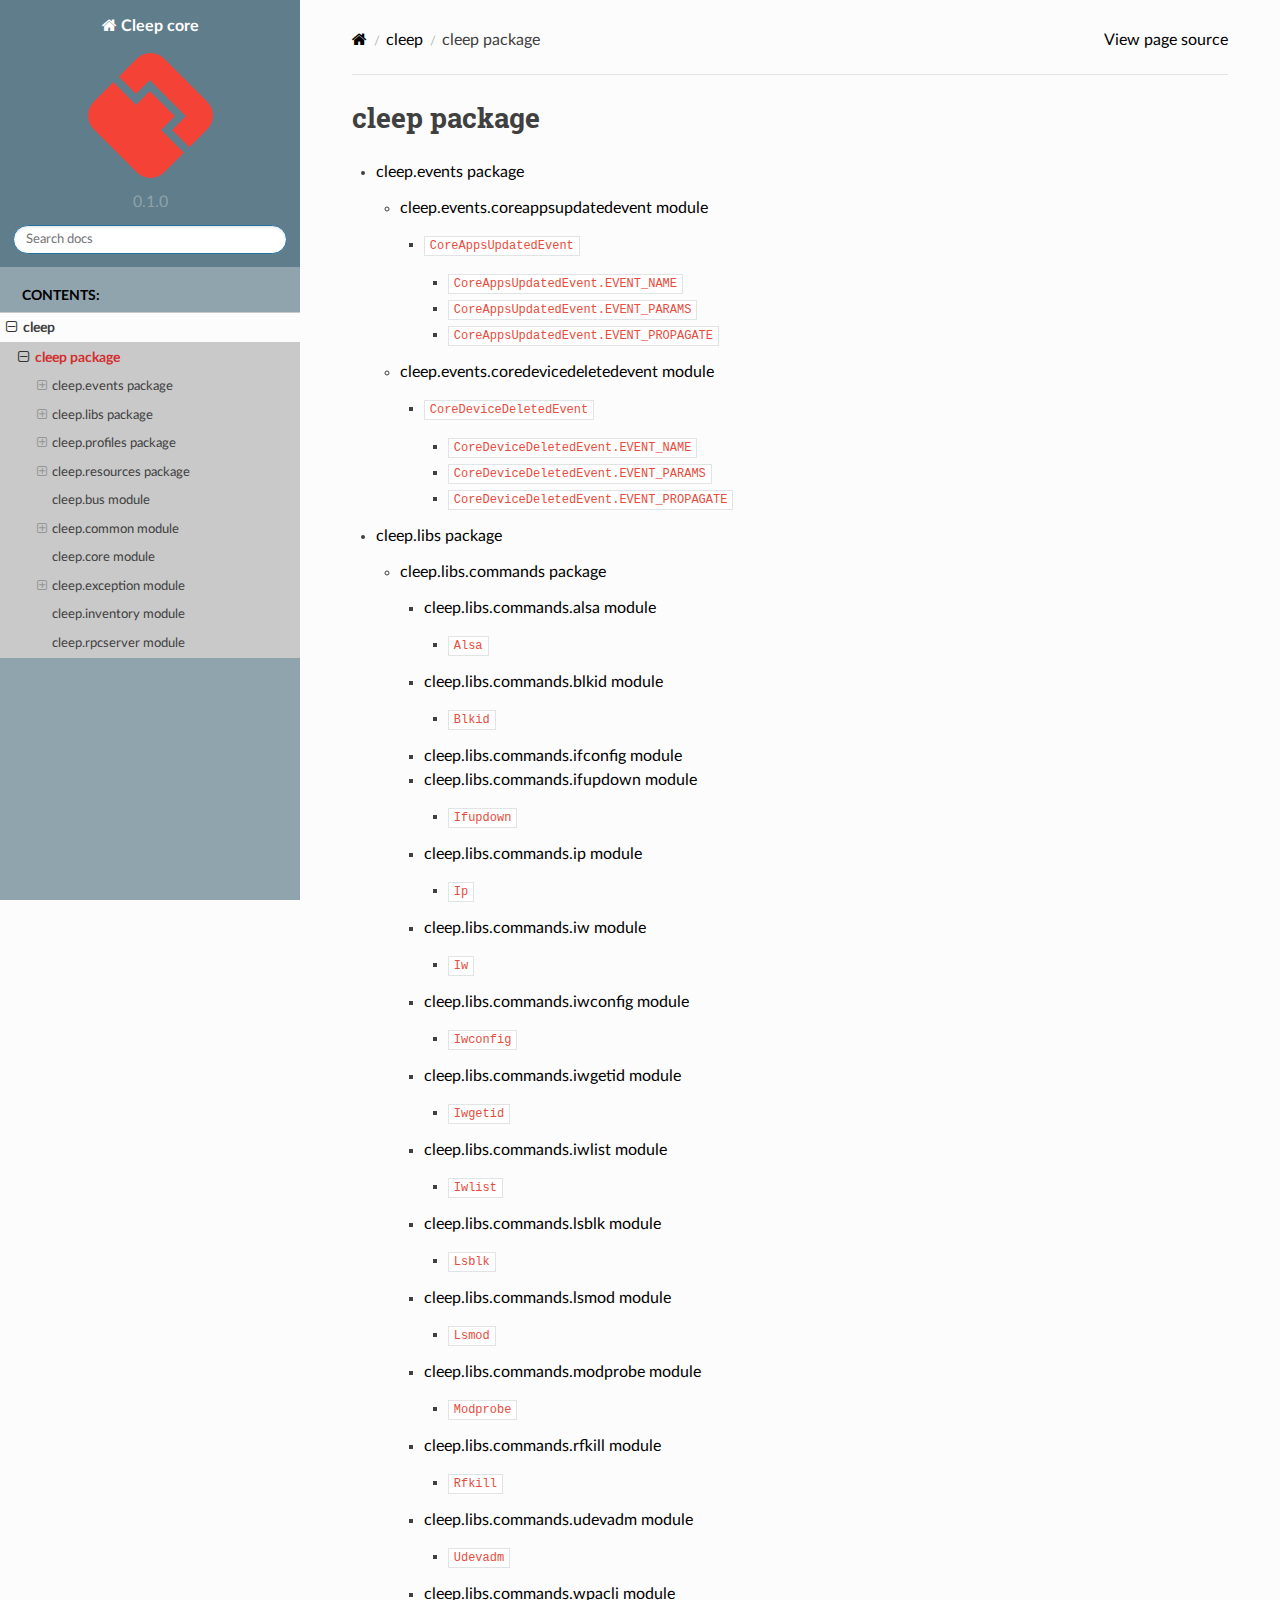
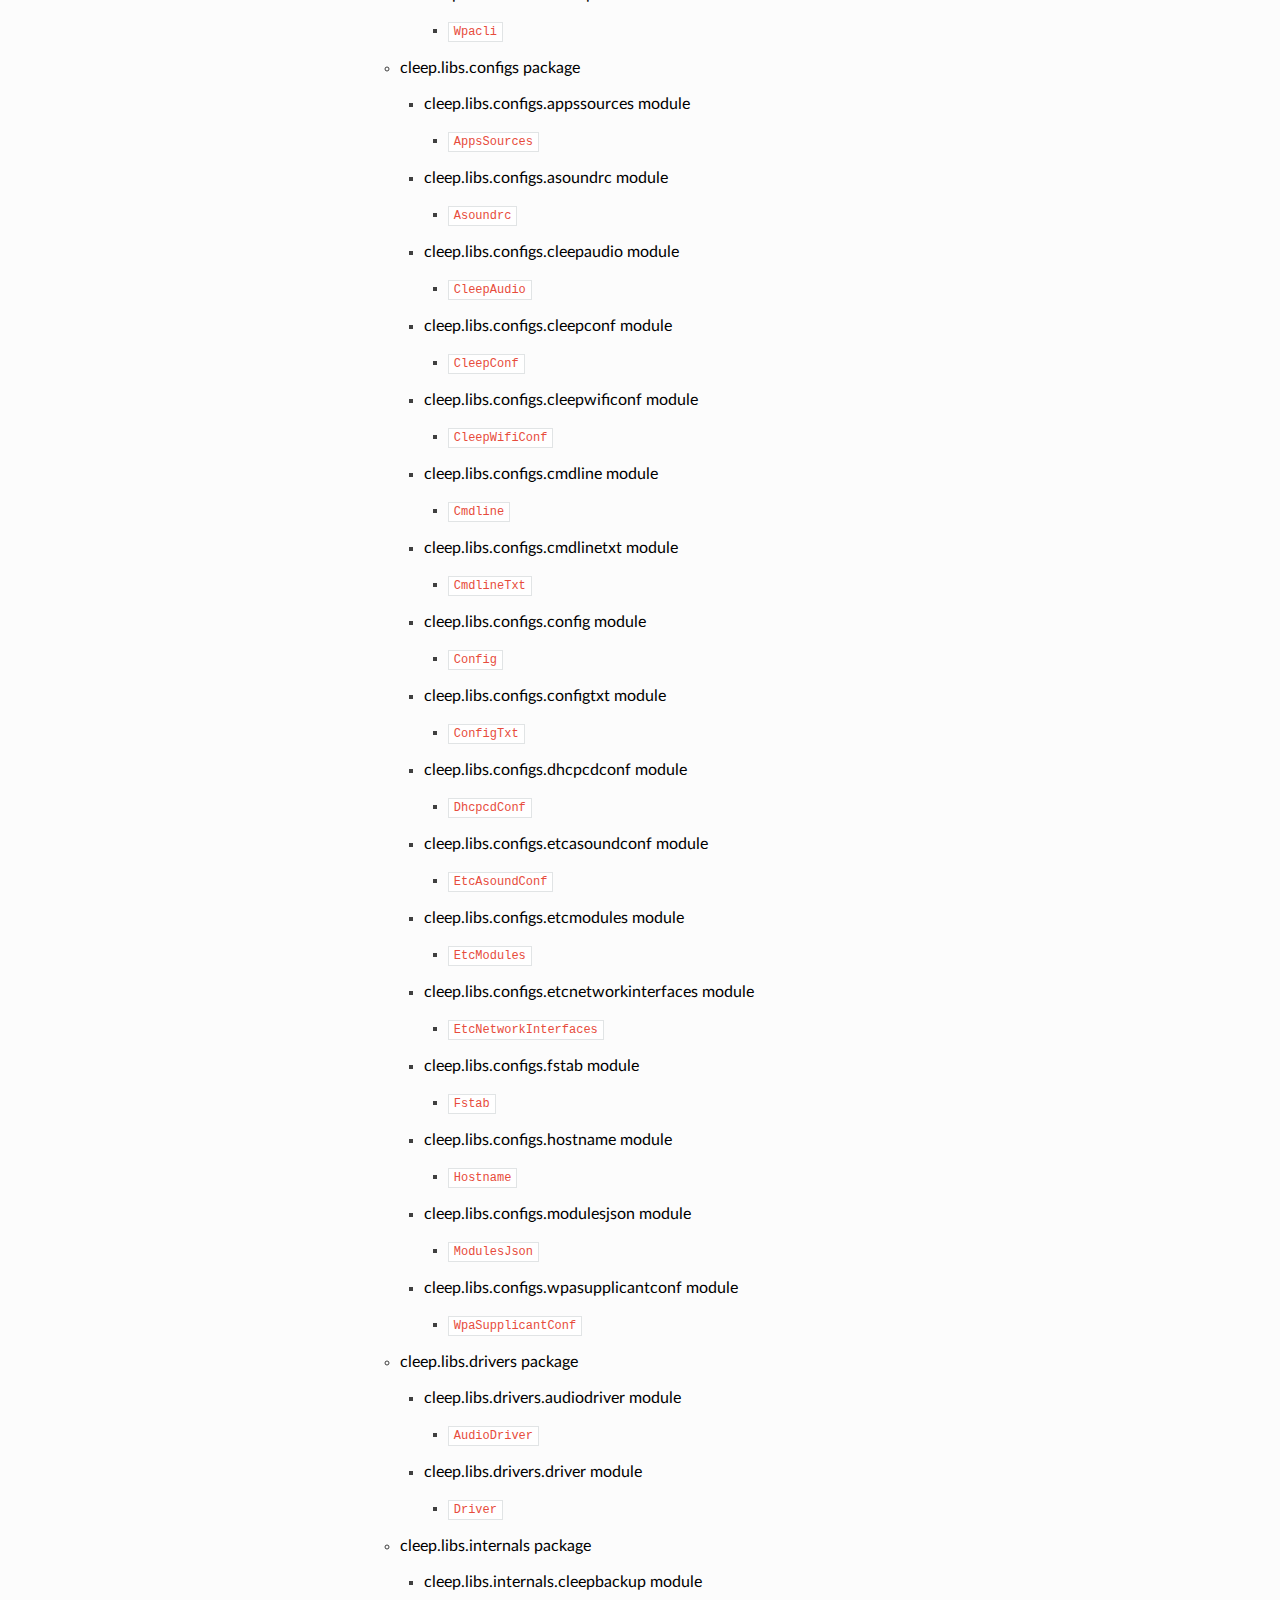
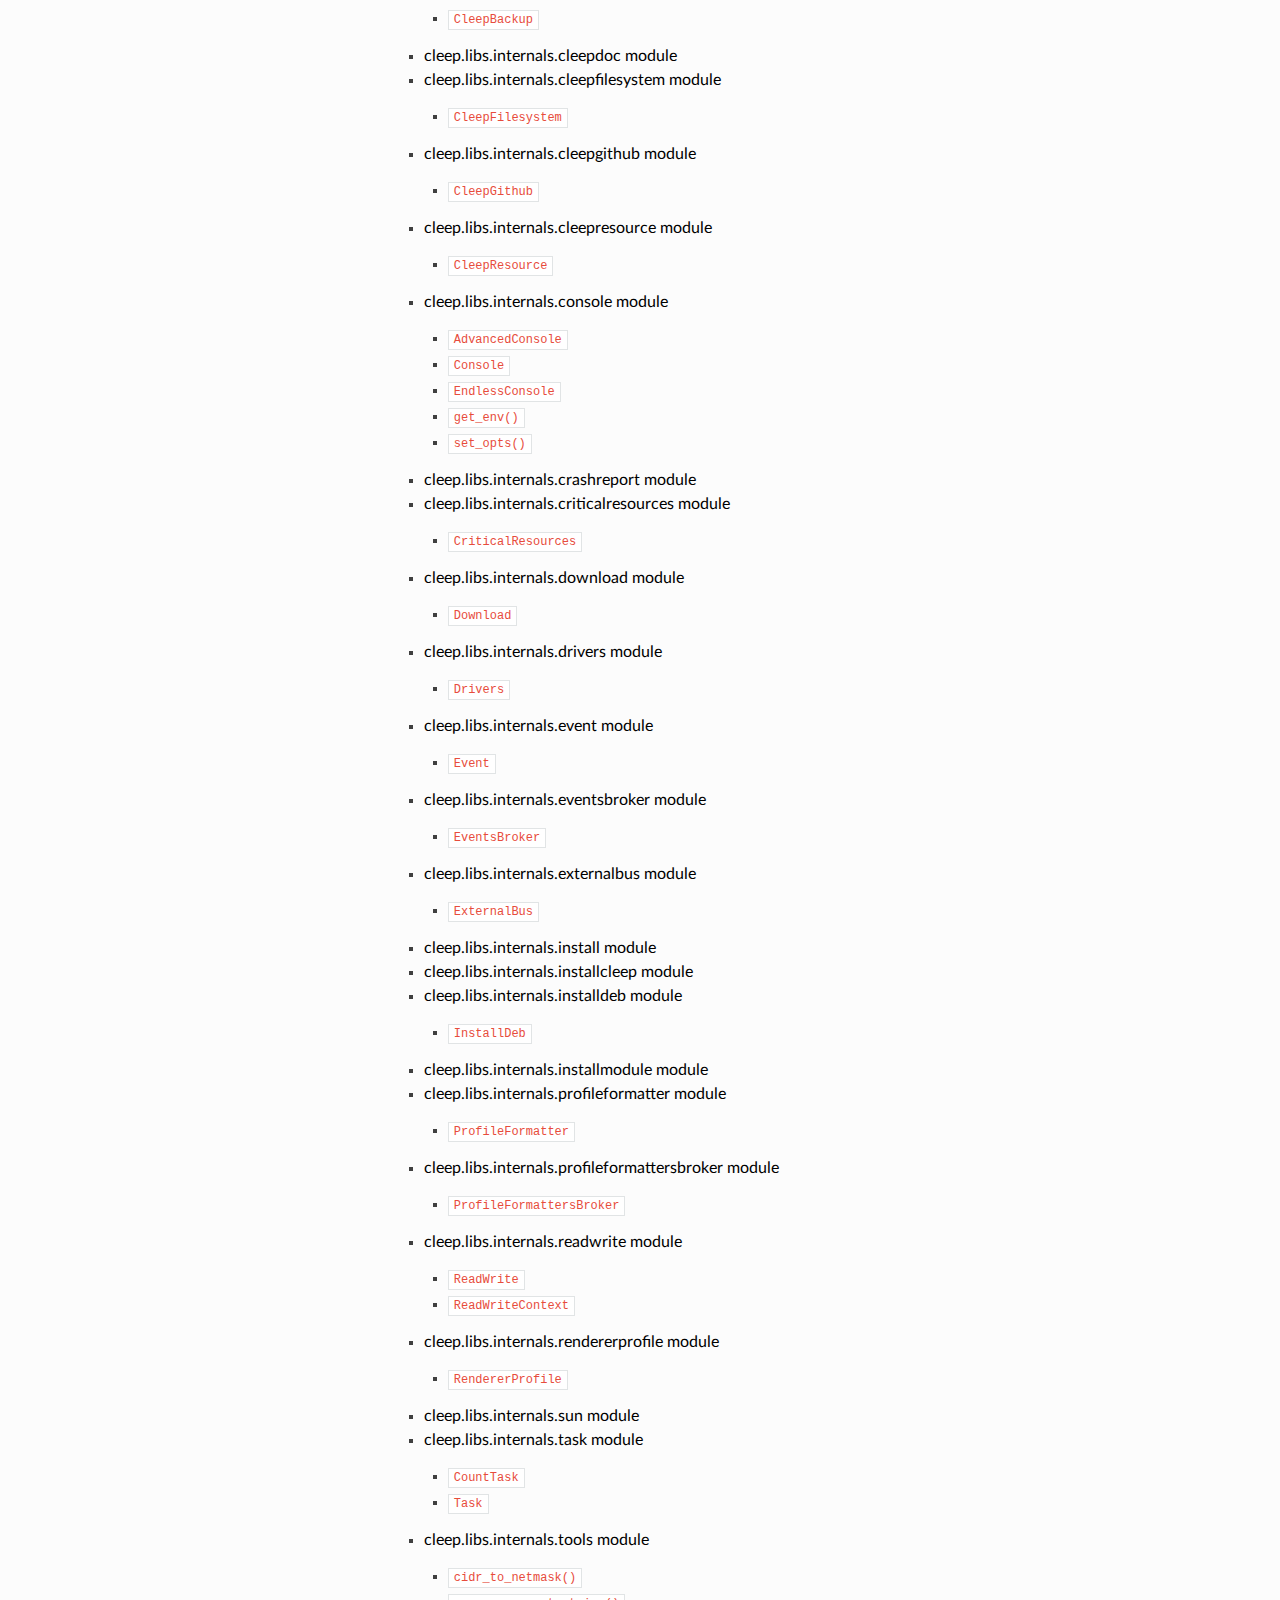
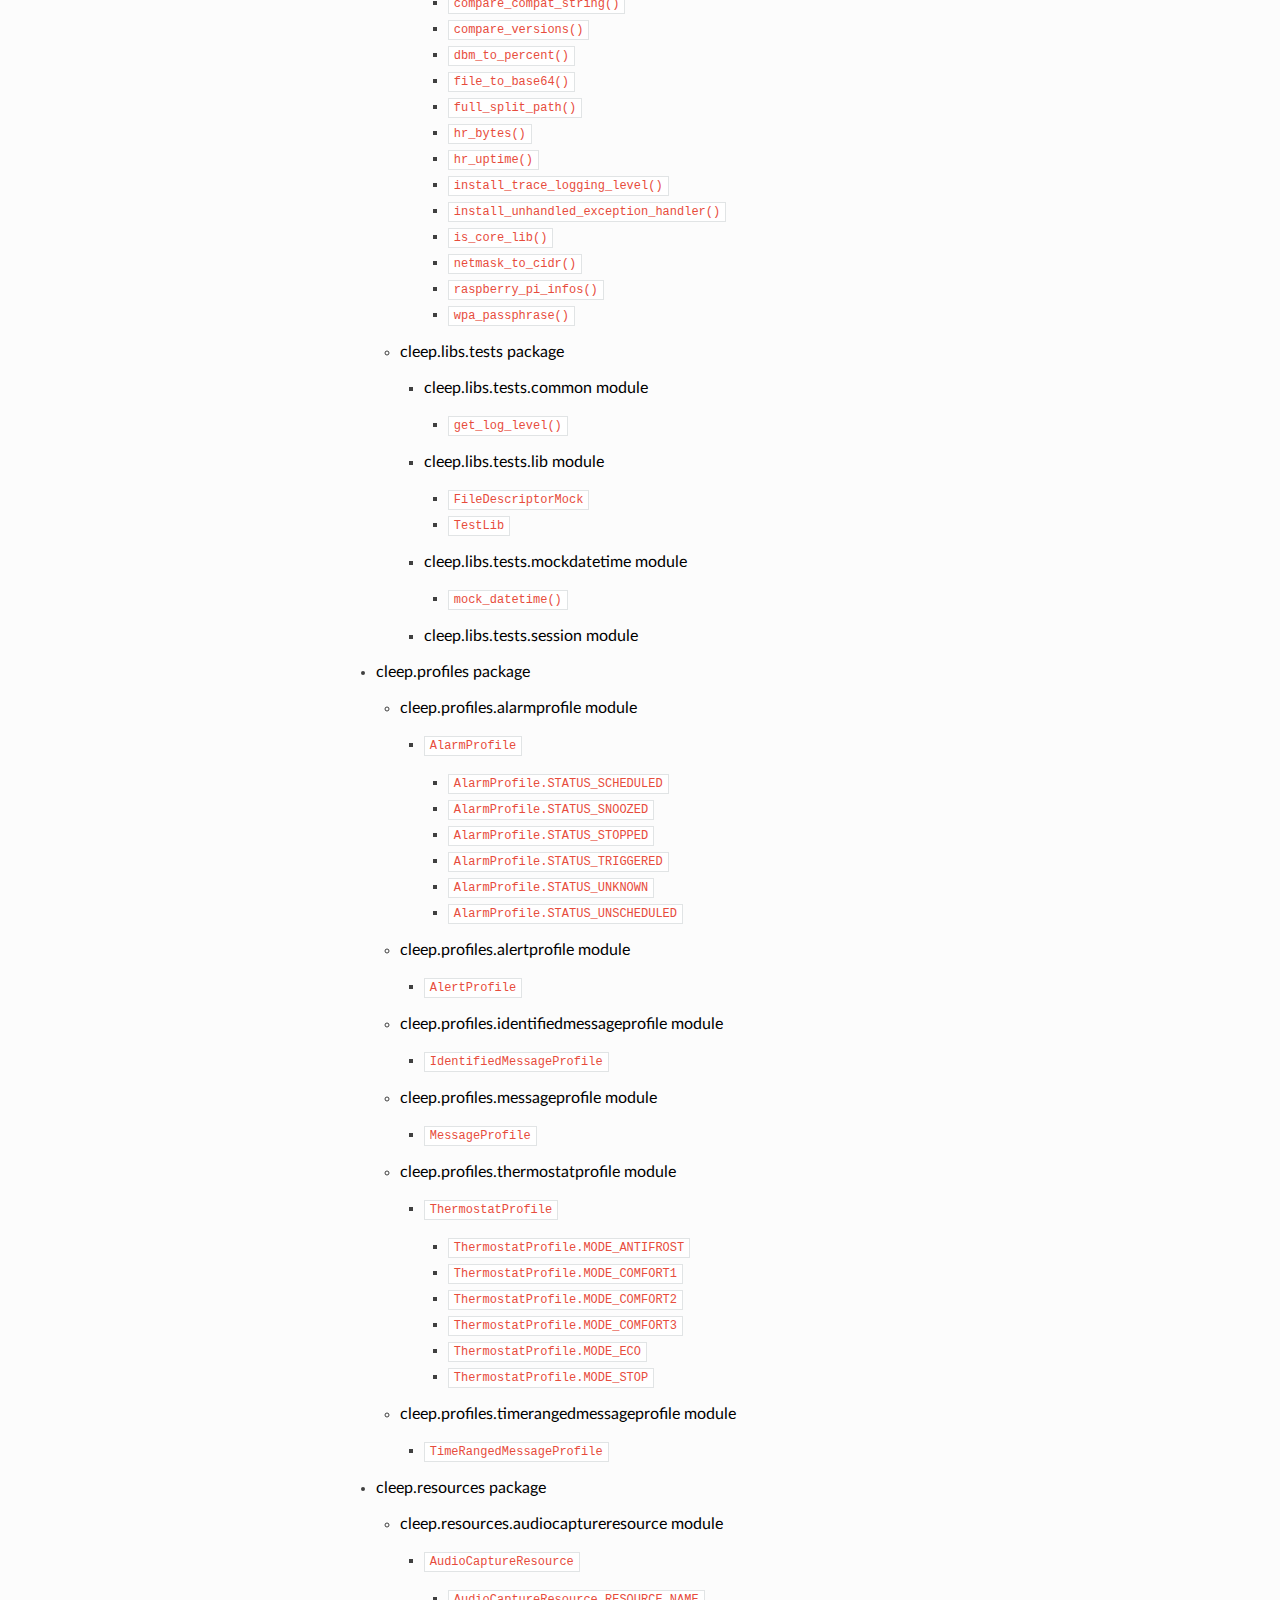
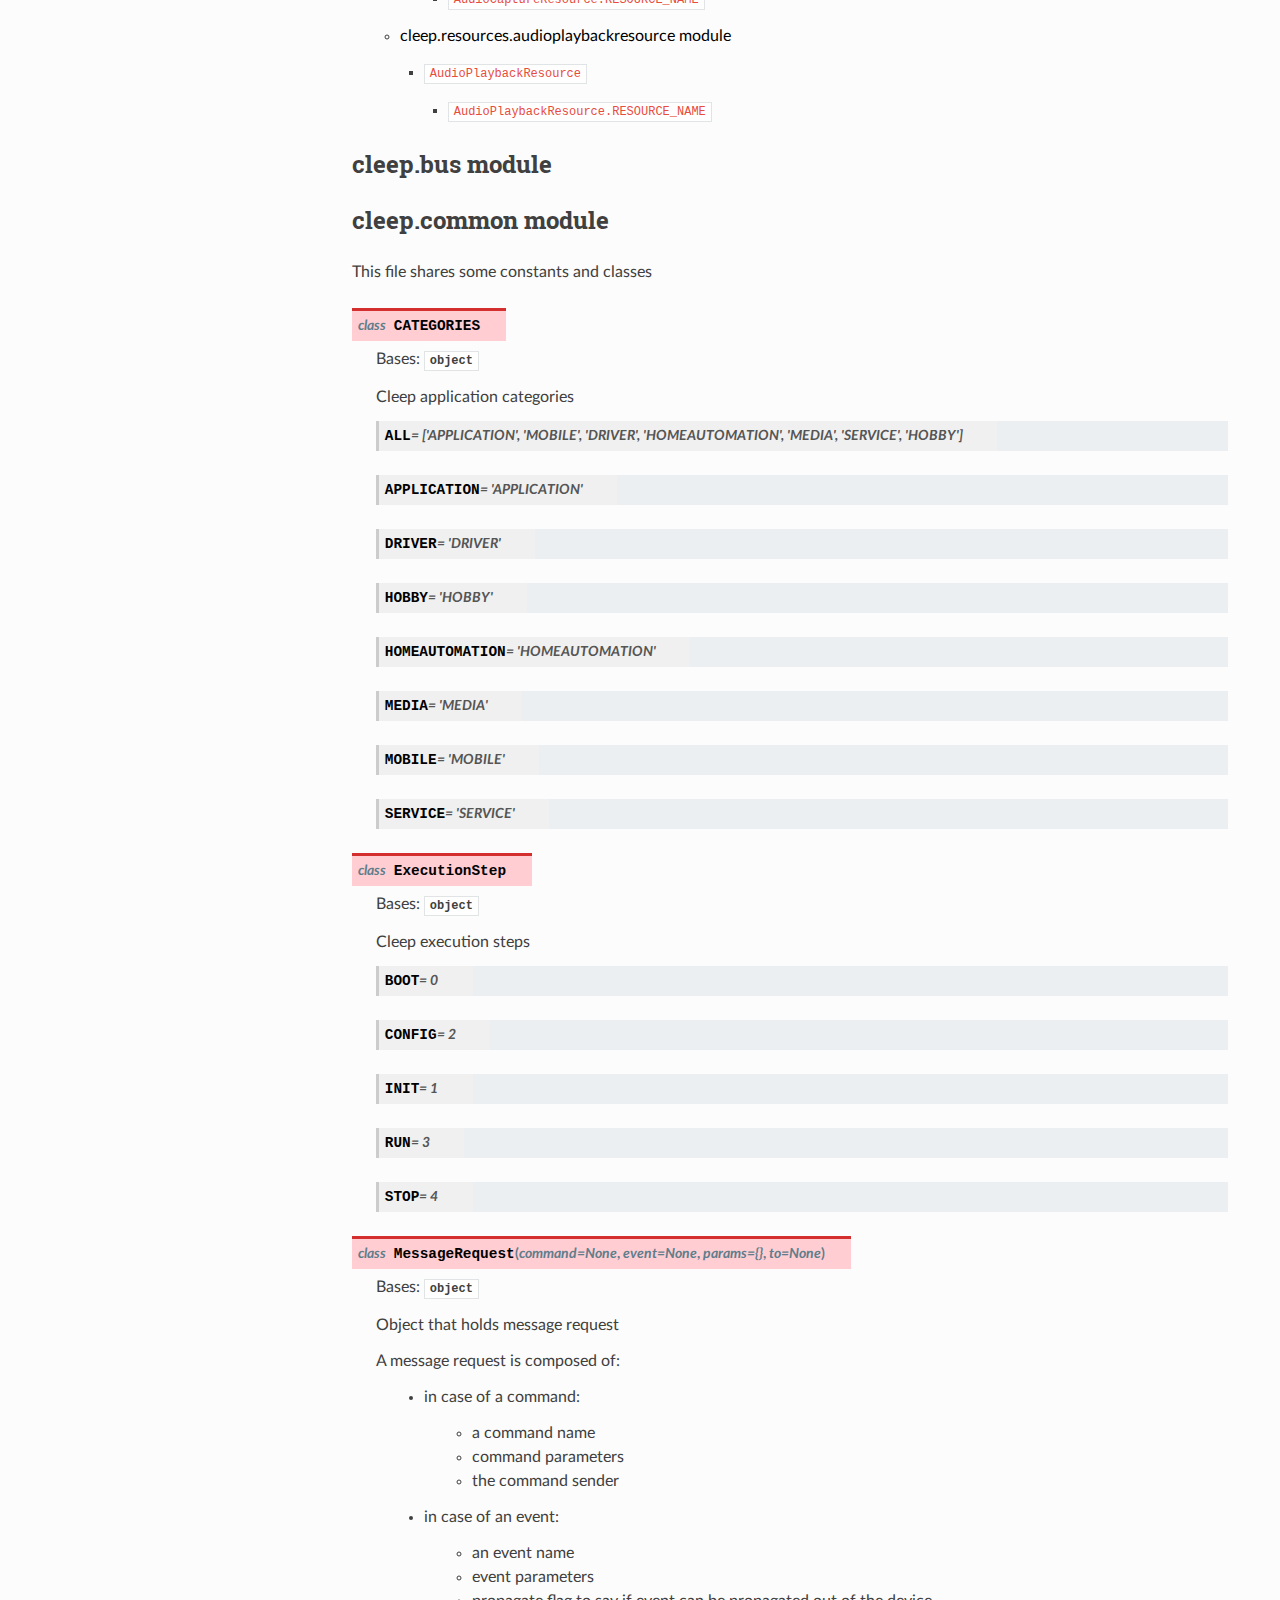
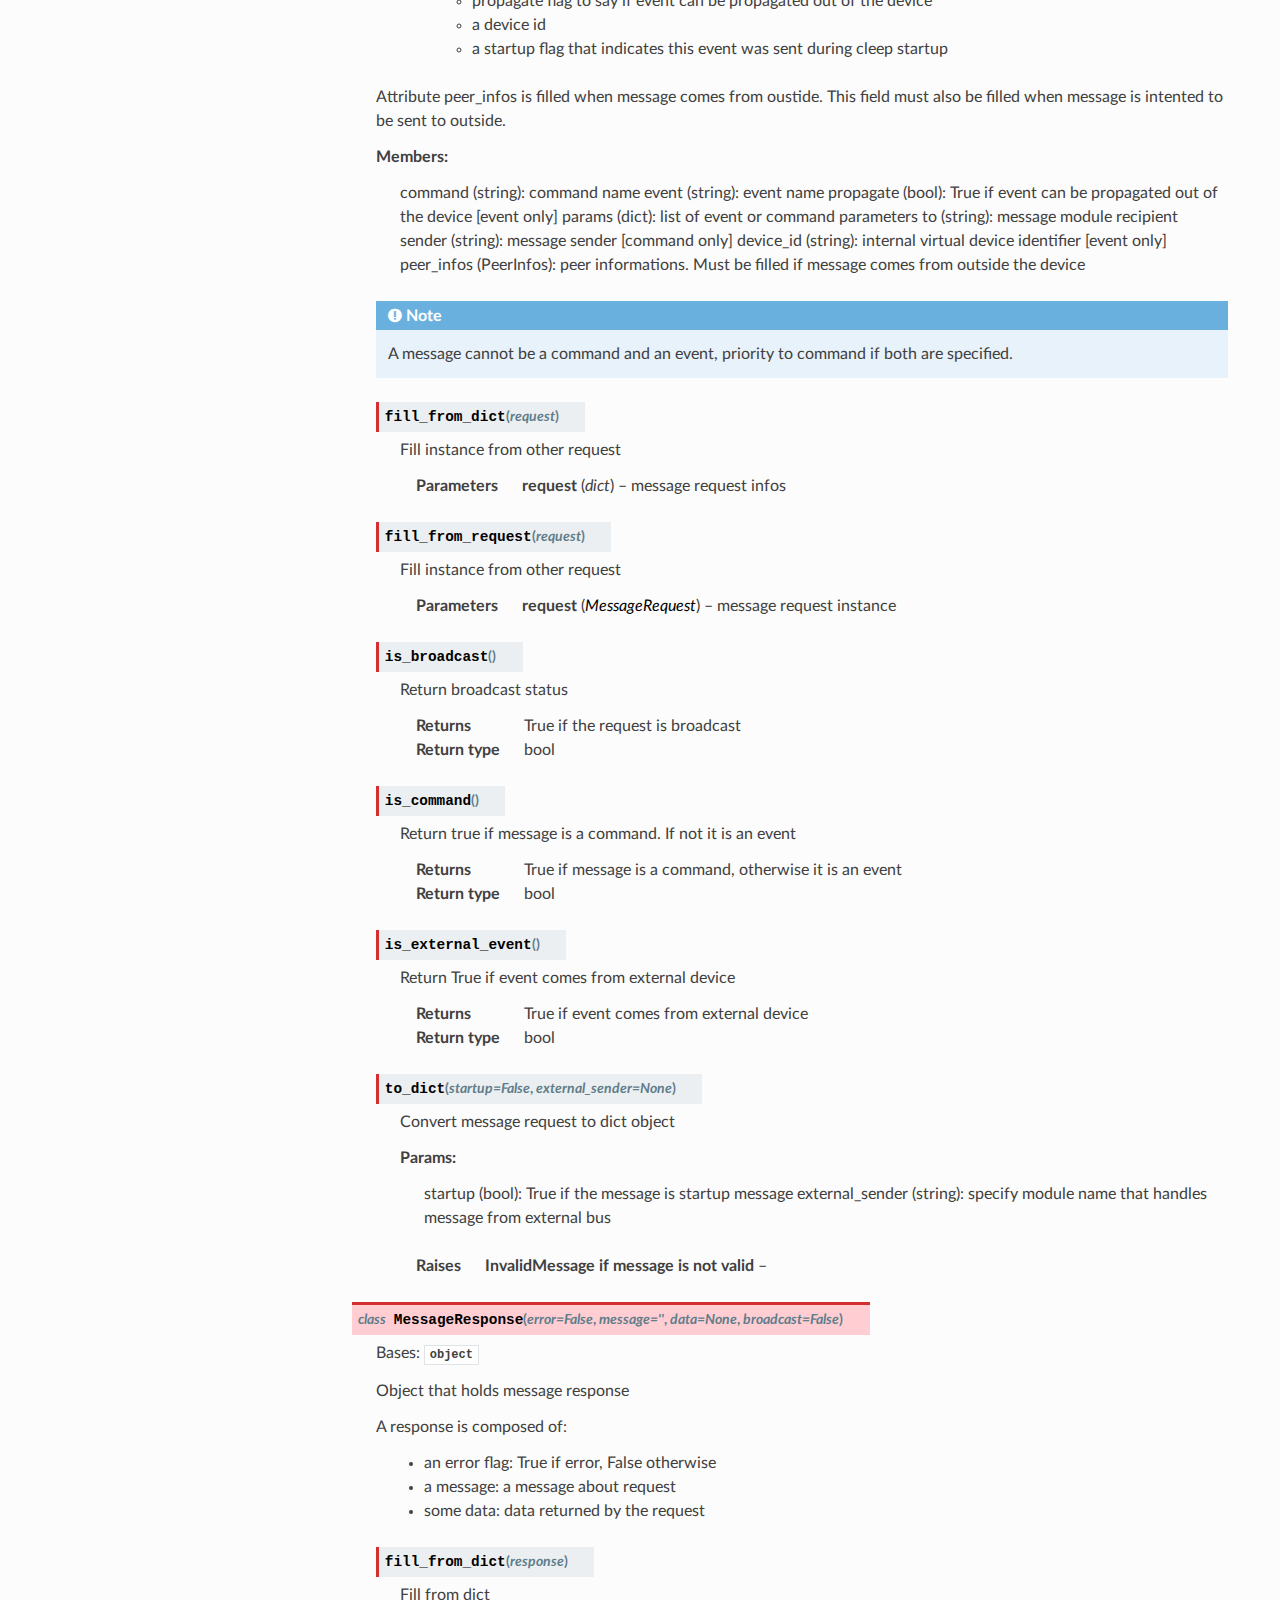
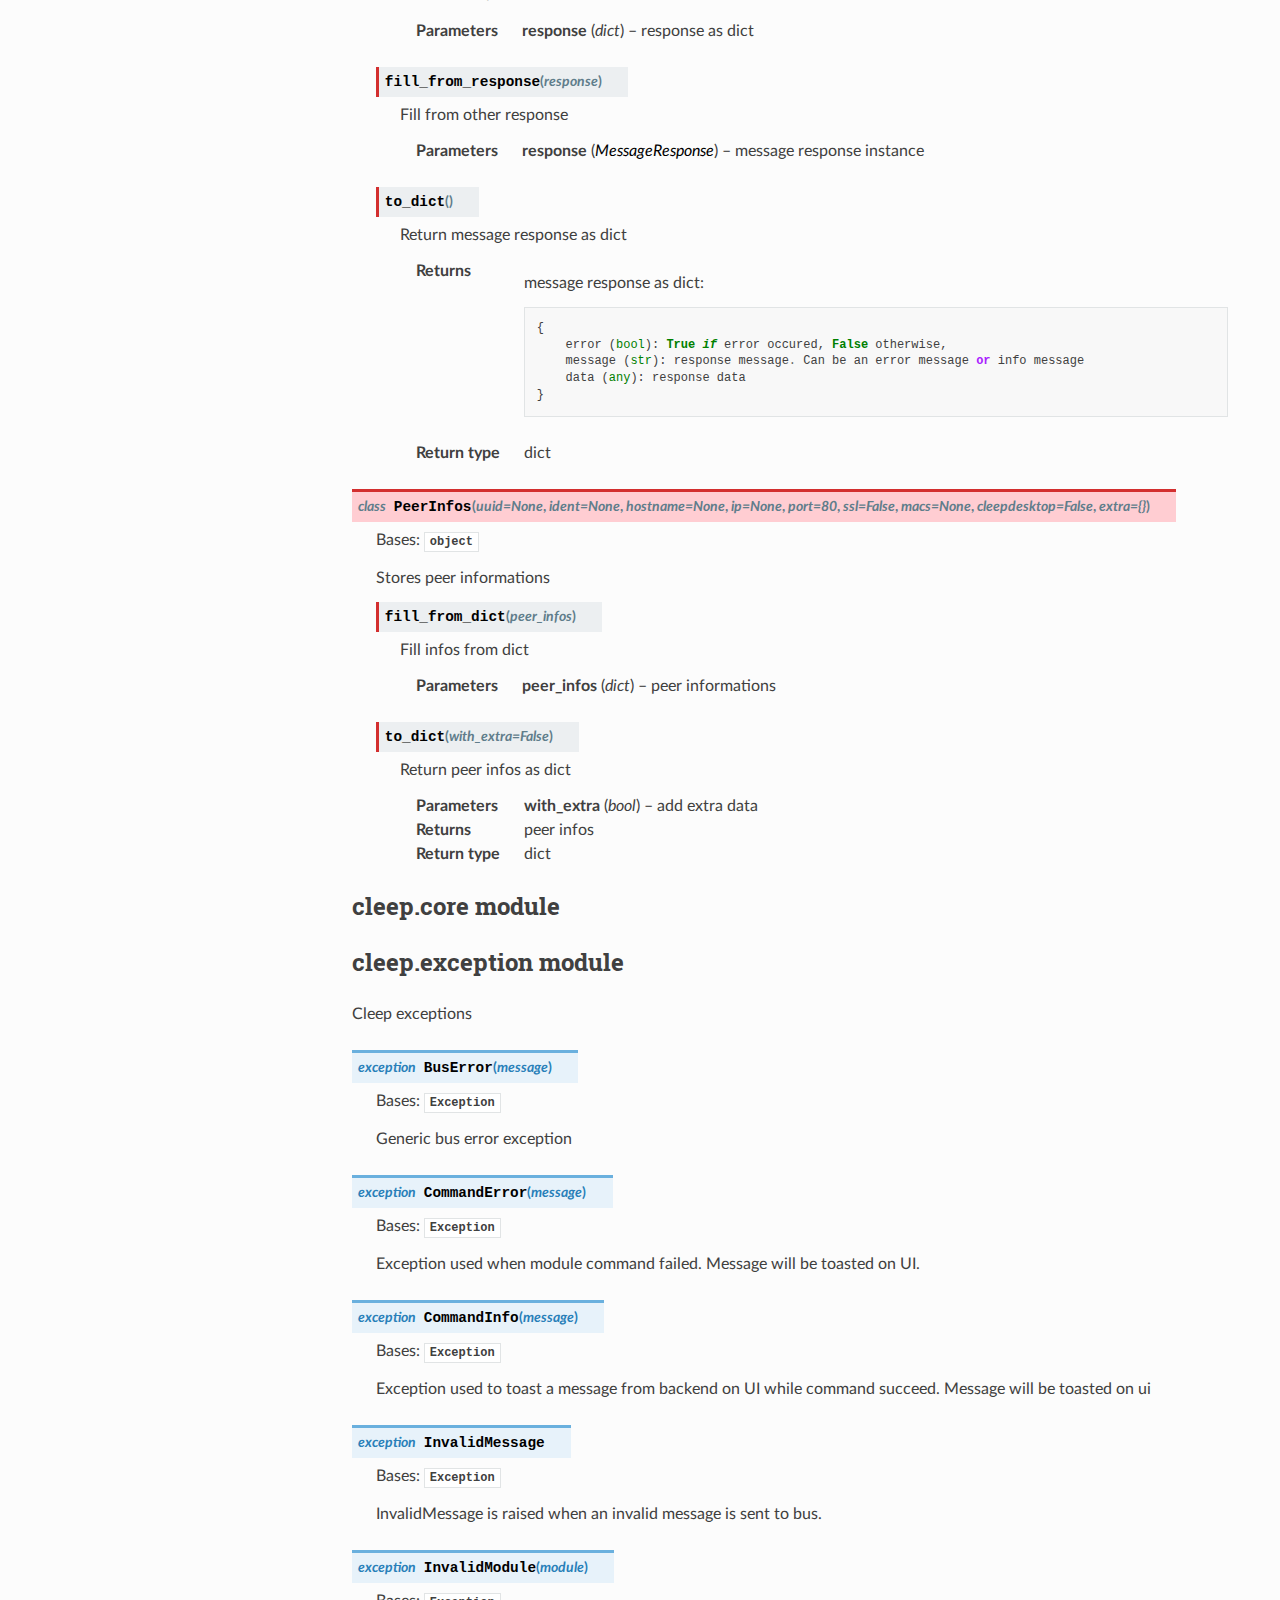
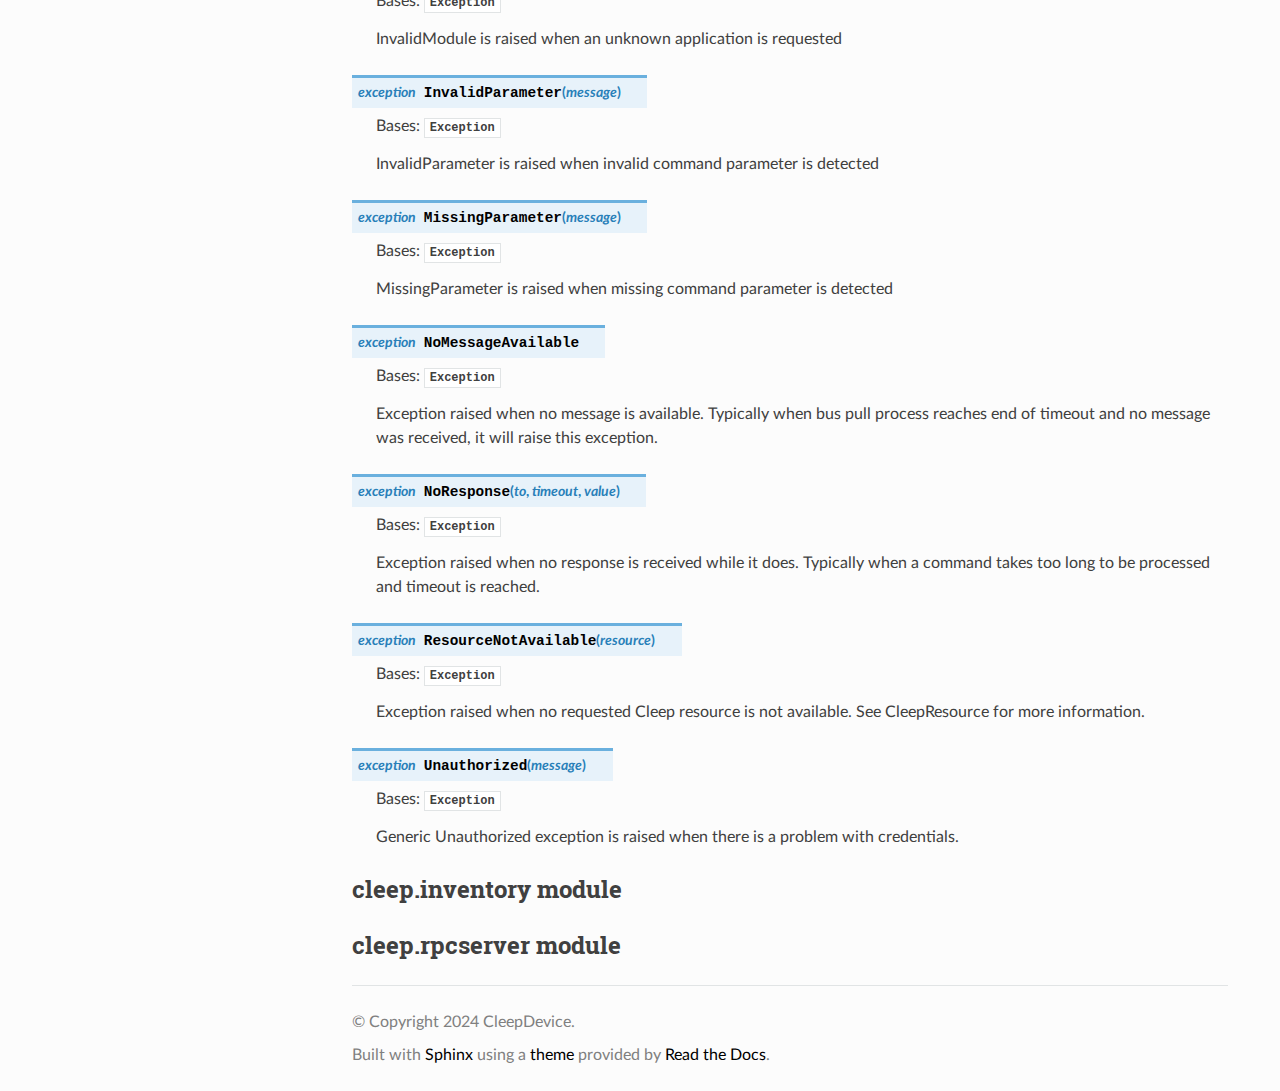
<file: source/cleep.html>
<!DOCTYPE html>
<html class="writer-html5" lang="en" >
<head>
  <meta charset="utf-8" /><meta name="generator" content="Docutils 0.17.1: http://docutils.sourceforge.net/" />

  <meta name="viewport" content="width=device-width, initial-scale=1.0" />
  <title>cleep package &mdash; Cleep core 0.1.0 documentation</title>
      <link rel="stylesheet" href="../_static/pygments.css" type="text/css" />
      <link rel="stylesheet" href="../_static/css/theme.css" type="text/css" />
      <link rel="stylesheet" href="../_static/cleep.css" type="text/css" />
      <link rel="stylesheet" href="../_static/cleep.css" type="text/css" />
    <link rel="shortcut icon" href="../_static/favicon.ico"/>
  <!--[if lt IE 9]>
    <script src="../_static/js/html5shiv.min.js"></script>
  <![endif]-->
  
        <script data-url_root="../" id="documentation_options" src="../_static/documentation_options.js"></script>
        <script src="../_static/jquery.js"></script>
        <script src="../_static/underscore.js"></script>
        <script src="../_static/_sphinx_javascript_frameworks_compat.js"></script>
        <script src="../_static/doctools.js"></script>
        <script src="../_static/sphinx_highlight.js"></script>
    <script src="../_static/js/theme.js"></script>
    <link rel="index" title="Index" href="../genindex.html" />
    <link rel="search" title="Search" href="../search.html" />
    <link rel="next" title="cleep.events package" href="cleep.events.html" />
    <link rel="prev" title="cleep" href="modules.html" /> 
</head>

<body class="wy-body-for-nav"> 
  <div class="wy-grid-for-nav">
    <nav data-toggle="wy-nav-shift" class="wy-nav-side">
      <div class="wy-side-scroll">
        <div class="wy-side-nav-search"  style="background: #607d8b" >

          
          
          <a href="../index.html" class="icon icon-home">
            Cleep core
              <img src="../_static/cleep-logo-red.png" class="logo" alt="Logo"/>
          </a>
              <div class="version">
                0.1.0
              </div>
<div role="search">
  <form id="rtd-search-form" class="wy-form" action="../search.html" method="get">
    <input type="text" name="q" placeholder="Search docs" aria-label="Search docs" />
    <input type="hidden" name="check_keywords" value="yes" />
    <input type="hidden" name="area" value="default" />
  </form>
</div>
        </div><div class="wy-menu wy-menu-vertical" data-spy="affix" role="navigation" aria-label="Navigation menu">
              <p class="caption" role="heading"><span class="caption-text">Contents:</span></p>
<ul class="current">
<li class="toctree-l1 current"><a class="reference internal" href="modules.html">cleep</a><ul class="current">
<li class="toctree-l2 current"><a class="current reference internal" href="#">cleep package</a><ul>
<li class="toctree-l3"><a class="reference internal" href="cleep.events.html">cleep.events package</a><ul>
<li class="toctree-l4"><a class="reference internal" href="cleep.events.html#module-cleep.events.coreappsupdatedevent">cleep.events.coreappsupdatedevent module</a><ul>
<li class="toctree-l5"><a class="reference internal" href="cleep.events.html#cleep.events.coreappsupdatedevent.CoreAppsUpdatedEvent"><code class="docutils literal notranslate"><span class="pre">CoreAppsUpdatedEvent</span></code></a><ul>
<li class="toctree-l6"><a class="reference internal" href="cleep.events.html#cleep.events.coreappsupdatedevent.CoreAppsUpdatedEvent.EVENT_NAME"><code class="docutils literal notranslate"><span class="pre">CoreAppsUpdatedEvent.EVENT_NAME</span></code></a></li>
<li class="toctree-l6"><a class="reference internal" href="cleep.events.html#cleep.events.coreappsupdatedevent.CoreAppsUpdatedEvent.EVENT_PARAMS"><code class="docutils literal notranslate"><span class="pre">CoreAppsUpdatedEvent.EVENT_PARAMS</span></code></a></li>
<li class="toctree-l6"><a class="reference internal" href="cleep.events.html#cleep.events.coreappsupdatedevent.CoreAppsUpdatedEvent.EVENT_PROPAGATE"><code class="docutils literal notranslate"><span class="pre">CoreAppsUpdatedEvent.EVENT_PROPAGATE</span></code></a></li>
</ul>
</li>
</ul>
</li>
<li class="toctree-l4"><a class="reference internal" href="cleep.events.html#module-cleep.events.coredevicedeletedevent">cleep.events.coredevicedeletedevent module</a><ul>
<li class="toctree-l5"><a class="reference internal" href="cleep.events.html#cleep.events.coredevicedeletedevent.CoreDeviceDeletedEvent"><code class="docutils literal notranslate"><span class="pre">CoreDeviceDeletedEvent</span></code></a><ul>
<li class="toctree-l6"><a class="reference internal" href="cleep.events.html#cleep.events.coredevicedeletedevent.CoreDeviceDeletedEvent.EVENT_NAME"><code class="docutils literal notranslate"><span class="pre">CoreDeviceDeletedEvent.EVENT_NAME</span></code></a></li>
<li class="toctree-l6"><a class="reference internal" href="cleep.events.html#cleep.events.coredevicedeletedevent.CoreDeviceDeletedEvent.EVENT_PARAMS"><code class="docutils literal notranslate"><span class="pre">CoreDeviceDeletedEvent.EVENT_PARAMS</span></code></a></li>
<li class="toctree-l6"><a class="reference internal" href="cleep.events.html#cleep.events.coredevicedeletedevent.CoreDeviceDeletedEvent.EVENT_PROPAGATE"><code class="docutils literal notranslate"><span class="pre">CoreDeviceDeletedEvent.EVENT_PROPAGATE</span></code></a></li>
</ul>
</li>
</ul>
</li>
</ul>
</li>
<li class="toctree-l3"><a class="reference internal" href="cleep.libs.html">cleep.libs package</a><ul>
<li class="toctree-l4"><a class="reference internal" href="cleep.libs.commands.html">cleep.libs.commands package</a><ul>
<li class="toctree-l5"><a class="reference internal" href="cleep.libs.commands.html#module-cleep.libs.commands.alsa">cleep.libs.commands.alsa module</a><ul>
<li class="toctree-l6"><a class="reference internal" href="cleep.libs.commands.html#cleep.libs.commands.alsa.Alsa"><code class="docutils literal notranslate"><span class="pre">Alsa</span></code></a></li>
</ul>
</li>
<li class="toctree-l5"><a class="reference internal" href="cleep.libs.commands.html#module-cleep.libs.commands.blkid">cleep.libs.commands.blkid module</a><ul>
<li class="toctree-l6"><a class="reference internal" href="cleep.libs.commands.html#cleep.libs.commands.blkid.Blkid"><code class="docutils literal notranslate"><span class="pre">Blkid</span></code></a></li>
</ul>
</li>
<li class="toctree-l5"><a class="reference internal" href="cleep.libs.commands.html#cleep-libs-commands-ifconfig-module">cleep.libs.commands.ifconfig module</a></li>
<li class="toctree-l5"><a class="reference internal" href="cleep.libs.commands.html#module-cleep.libs.commands.ifupdown">cleep.libs.commands.ifupdown module</a><ul>
<li class="toctree-l6"><a class="reference internal" href="cleep.libs.commands.html#cleep.libs.commands.ifupdown.Ifupdown"><code class="docutils literal notranslate"><span class="pre">Ifupdown</span></code></a></li>
</ul>
</li>
<li class="toctree-l5"><a class="reference internal" href="cleep.libs.commands.html#module-cleep.libs.commands.ip">cleep.libs.commands.ip module</a><ul>
<li class="toctree-l6"><a class="reference internal" href="cleep.libs.commands.html#cleep.libs.commands.ip.Ip"><code class="docutils literal notranslate"><span class="pre">Ip</span></code></a></li>
</ul>
</li>
<li class="toctree-l5"><a class="reference internal" href="cleep.libs.commands.html#module-cleep.libs.commands.iw">cleep.libs.commands.iw module</a><ul>
<li class="toctree-l6"><a class="reference internal" href="cleep.libs.commands.html#cleep.libs.commands.iw.Iw"><code class="docutils literal notranslate"><span class="pre">Iw</span></code></a></li>
</ul>
</li>
<li class="toctree-l5"><a class="reference internal" href="cleep.libs.commands.html#module-cleep.libs.commands.iwconfig">cleep.libs.commands.iwconfig module</a><ul>
<li class="toctree-l6"><a class="reference internal" href="cleep.libs.commands.html#cleep.libs.commands.iwconfig.Iwconfig"><code class="docutils literal notranslate"><span class="pre">Iwconfig</span></code></a></li>
</ul>
</li>
<li class="toctree-l5"><a class="reference internal" href="cleep.libs.commands.html#module-cleep.libs.commands.iwgetid">cleep.libs.commands.iwgetid module</a><ul>
<li class="toctree-l6"><a class="reference internal" href="cleep.libs.commands.html#cleep.libs.commands.iwgetid.Iwgetid"><code class="docutils literal notranslate"><span class="pre">Iwgetid</span></code></a></li>
</ul>
</li>
<li class="toctree-l5"><a class="reference internal" href="cleep.libs.commands.html#module-cleep.libs.commands.iwlist">cleep.libs.commands.iwlist module</a><ul>
<li class="toctree-l6"><a class="reference internal" href="cleep.libs.commands.html#cleep.libs.commands.iwlist.Iwlist"><code class="docutils literal notranslate"><span class="pre">Iwlist</span></code></a></li>
</ul>
</li>
<li class="toctree-l5"><a class="reference internal" href="cleep.libs.commands.html#module-cleep.libs.commands.lsblk">cleep.libs.commands.lsblk module</a><ul>
<li class="toctree-l6"><a class="reference internal" href="cleep.libs.commands.html#cleep.libs.commands.lsblk.Lsblk"><code class="docutils literal notranslate"><span class="pre">Lsblk</span></code></a></li>
</ul>
</li>
<li class="toctree-l5"><a class="reference internal" href="cleep.libs.commands.html#module-cleep.libs.commands.lsmod">cleep.libs.commands.lsmod module</a><ul>
<li class="toctree-l6"><a class="reference internal" href="cleep.libs.commands.html#cleep.libs.commands.lsmod.Lsmod"><code class="docutils literal notranslate"><span class="pre">Lsmod</span></code></a></li>
</ul>
</li>
<li class="toctree-l5"><a class="reference internal" href="cleep.libs.commands.html#module-cleep.libs.commands.modprobe">cleep.libs.commands.modprobe module</a><ul>
<li class="toctree-l6"><a class="reference internal" href="cleep.libs.commands.html#cleep.libs.commands.modprobe.Modprobe"><code class="docutils literal notranslate"><span class="pre">Modprobe</span></code></a></li>
</ul>
</li>
<li class="toctree-l5"><a class="reference internal" href="cleep.libs.commands.html#module-cleep.libs.commands.rfkill">cleep.libs.commands.rfkill module</a><ul>
<li class="toctree-l6"><a class="reference internal" href="cleep.libs.commands.html#cleep.libs.commands.rfkill.Rfkill"><code class="docutils literal notranslate"><span class="pre">Rfkill</span></code></a></li>
</ul>
</li>
<li class="toctree-l5"><a class="reference internal" href="cleep.libs.commands.html#module-cleep.libs.commands.udevadm">cleep.libs.commands.udevadm module</a><ul>
<li class="toctree-l6"><a class="reference internal" href="cleep.libs.commands.html#cleep.libs.commands.udevadm.Udevadm"><code class="docutils literal notranslate"><span class="pre">Udevadm</span></code></a></li>
</ul>
</li>
<li class="toctree-l5"><a class="reference internal" href="cleep.libs.commands.html#module-cleep.libs.commands.wpacli">cleep.libs.commands.wpacli module</a><ul>
<li class="toctree-l6"><a class="reference internal" href="cleep.libs.commands.html#cleep.libs.commands.wpacli.Wpacli"><code class="docutils literal notranslate"><span class="pre">Wpacli</span></code></a></li>
</ul>
</li>
</ul>
</li>
<li class="toctree-l4"><a class="reference internal" href="cleep.libs.configs.html">cleep.libs.configs package</a><ul>
<li class="toctree-l5"><a class="reference internal" href="cleep.libs.configs.html#module-cleep.libs.configs.appssources">cleep.libs.configs.appssources module</a><ul>
<li class="toctree-l6"><a class="reference internal" href="cleep.libs.configs.html#cleep.libs.configs.appssources.AppsSources"><code class="docutils literal notranslate"><span class="pre">AppsSources</span></code></a></li>
</ul>
</li>
<li class="toctree-l5"><a class="reference internal" href="cleep.libs.configs.html#module-cleep.libs.configs.asoundrc">cleep.libs.configs.asoundrc module</a><ul>
<li class="toctree-l6"><a class="reference internal" href="cleep.libs.configs.html#cleep.libs.configs.asoundrc.Asoundrc"><code class="docutils literal notranslate"><span class="pre">Asoundrc</span></code></a></li>
</ul>
</li>
<li class="toctree-l5"><a class="reference internal" href="cleep.libs.configs.html#module-cleep.libs.configs.cleepaudio">cleep.libs.configs.cleepaudio module</a><ul>
<li class="toctree-l6"><a class="reference internal" href="cleep.libs.configs.html#cleep.libs.configs.cleepaudio.CleepAudio"><code class="docutils literal notranslate"><span class="pre">CleepAudio</span></code></a></li>
</ul>
</li>
<li class="toctree-l5"><a class="reference internal" href="cleep.libs.configs.html#module-cleep.libs.configs.cleepconf">cleep.libs.configs.cleepconf module</a><ul>
<li class="toctree-l6"><a class="reference internal" href="cleep.libs.configs.html#cleep.libs.configs.cleepconf.CleepConf"><code class="docutils literal notranslate"><span class="pre">CleepConf</span></code></a></li>
</ul>
</li>
<li class="toctree-l5"><a class="reference internal" href="cleep.libs.configs.html#module-cleep.libs.configs.cleepwificonf">cleep.libs.configs.cleepwificonf module</a><ul>
<li class="toctree-l6"><a class="reference internal" href="cleep.libs.configs.html#cleep.libs.configs.cleepwificonf.CleepWifiConf"><code class="docutils literal notranslate"><span class="pre">CleepWifiConf</span></code></a></li>
</ul>
</li>
<li class="toctree-l5"><a class="reference internal" href="cleep.libs.configs.html#module-cleep.libs.configs.cmdline">cleep.libs.configs.cmdline module</a><ul>
<li class="toctree-l6"><a class="reference internal" href="cleep.libs.configs.html#cleep.libs.configs.cmdline.Cmdline"><code class="docutils literal notranslate"><span class="pre">Cmdline</span></code></a></li>
</ul>
</li>
<li class="toctree-l5"><a class="reference internal" href="cleep.libs.configs.html#module-cleep.libs.configs.cmdlinetxt">cleep.libs.configs.cmdlinetxt module</a><ul>
<li class="toctree-l6"><a class="reference internal" href="cleep.libs.configs.html#cleep.libs.configs.cmdlinetxt.CmdlineTxt"><code class="docutils literal notranslate"><span class="pre">CmdlineTxt</span></code></a></li>
</ul>
</li>
<li class="toctree-l5"><a class="reference internal" href="cleep.libs.configs.html#module-cleep.libs.configs.config">cleep.libs.configs.config module</a><ul>
<li class="toctree-l6"><a class="reference internal" href="cleep.libs.configs.html#cleep.libs.configs.config.Config"><code class="docutils literal notranslate"><span class="pre">Config</span></code></a></li>
</ul>
</li>
<li class="toctree-l5"><a class="reference internal" href="cleep.libs.configs.html#module-cleep.libs.configs.configtxt">cleep.libs.configs.configtxt module</a><ul>
<li class="toctree-l6"><a class="reference internal" href="cleep.libs.configs.html#cleep.libs.configs.configtxt.ConfigTxt"><code class="docutils literal notranslate"><span class="pre">ConfigTxt</span></code></a></li>
</ul>
</li>
<li class="toctree-l5"><a class="reference internal" href="cleep.libs.configs.html#module-cleep.libs.configs.dhcpcdconf">cleep.libs.configs.dhcpcdconf module</a><ul>
<li class="toctree-l6"><a class="reference internal" href="cleep.libs.configs.html#cleep.libs.configs.dhcpcdconf.DhcpcdConf"><code class="docutils literal notranslate"><span class="pre">DhcpcdConf</span></code></a></li>
</ul>
</li>
<li class="toctree-l5"><a class="reference internal" href="cleep.libs.configs.html#module-cleep.libs.configs.etcasoundconf">cleep.libs.configs.etcasoundconf module</a><ul>
<li class="toctree-l6"><a class="reference internal" href="cleep.libs.configs.html#cleep.libs.configs.etcasoundconf.EtcAsoundConf"><code class="docutils literal notranslate"><span class="pre">EtcAsoundConf</span></code></a></li>
</ul>
</li>
<li class="toctree-l5"><a class="reference internal" href="cleep.libs.configs.html#module-cleep.libs.configs.etcmodules">cleep.libs.configs.etcmodules module</a><ul>
<li class="toctree-l6"><a class="reference internal" href="cleep.libs.configs.html#cleep.libs.configs.etcmodules.EtcModules"><code class="docutils literal notranslate"><span class="pre">EtcModules</span></code></a></li>
</ul>
</li>
<li class="toctree-l5"><a class="reference internal" href="cleep.libs.configs.html#module-cleep.libs.configs.etcnetworkinterfaces">cleep.libs.configs.etcnetworkinterfaces module</a><ul>
<li class="toctree-l6"><a class="reference internal" href="cleep.libs.configs.html#cleep.libs.configs.etcnetworkinterfaces.EtcNetworkInterfaces"><code class="docutils literal notranslate"><span class="pre">EtcNetworkInterfaces</span></code></a></li>
</ul>
</li>
<li class="toctree-l5"><a class="reference internal" href="cleep.libs.configs.html#module-cleep.libs.configs.fstab">cleep.libs.configs.fstab module</a><ul>
<li class="toctree-l6"><a class="reference internal" href="cleep.libs.configs.html#cleep.libs.configs.fstab.Fstab"><code class="docutils literal notranslate"><span class="pre">Fstab</span></code></a></li>
</ul>
</li>
<li class="toctree-l5"><a class="reference internal" href="cleep.libs.configs.html#module-cleep.libs.configs.hostname">cleep.libs.configs.hostname module</a><ul>
<li class="toctree-l6"><a class="reference internal" href="cleep.libs.configs.html#cleep.libs.configs.hostname.Hostname"><code class="docutils literal notranslate"><span class="pre">Hostname</span></code></a></li>
</ul>
</li>
<li class="toctree-l5"><a class="reference internal" href="cleep.libs.configs.html#module-cleep.libs.configs.modulesjson">cleep.libs.configs.modulesjson module</a><ul>
<li class="toctree-l6"><a class="reference internal" href="cleep.libs.configs.html#cleep.libs.configs.modulesjson.ModulesJson"><code class="docutils literal notranslate"><span class="pre">ModulesJson</span></code></a></li>
</ul>
</li>
<li class="toctree-l5"><a class="reference internal" href="cleep.libs.configs.html#module-cleep.libs.configs.wpasupplicantconf">cleep.libs.configs.wpasupplicantconf module</a><ul>
<li class="toctree-l6"><a class="reference internal" href="cleep.libs.configs.html#cleep.libs.configs.wpasupplicantconf.WpaSupplicantConf"><code class="docutils literal notranslate"><span class="pre">WpaSupplicantConf</span></code></a></li>
</ul>
</li>
</ul>
</li>
<li class="toctree-l4"><a class="reference internal" href="cleep.libs.drivers.html">cleep.libs.drivers package</a><ul>
<li class="toctree-l5"><a class="reference internal" href="cleep.libs.drivers.html#module-cleep.libs.drivers.audiodriver">cleep.libs.drivers.audiodriver module</a><ul>
<li class="toctree-l6"><a class="reference internal" href="cleep.libs.drivers.html#cleep.libs.drivers.audiodriver.AudioDriver"><code class="docutils literal notranslate"><span class="pre">AudioDriver</span></code></a></li>
</ul>
</li>
<li class="toctree-l5"><a class="reference internal" href="cleep.libs.drivers.html#module-cleep.libs.drivers.driver">cleep.libs.drivers.driver module</a><ul>
<li class="toctree-l6"><a class="reference internal" href="cleep.libs.drivers.html#cleep.libs.drivers.driver.Driver"><code class="docutils literal notranslate"><span class="pre">Driver</span></code></a></li>
</ul>
</li>
</ul>
</li>
<li class="toctree-l4"><a class="reference internal" href="cleep.libs.internals.html">cleep.libs.internals package</a><ul>
<li class="toctree-l5"><a class="reference internal" href="cleep.libs.internals.html#module-cleep.libs.internals.cleepbackup">cleep.libs.internals.cleepbackup module</a><ul>
<li class="toctree-l6"><a class="reference internal" href="cleep.libs.internals.html#cleep.libs.internals.cleepbackup.CleepBackup"><code class="docutils literal notranslate"><span class="pre">CleepBackup</span></code></a></li>
</ul>
</li>
<li class="toctree-l5"><a class="reference internal" href="cleep.libs.internals.html#cleep-libs-internals-cleepdoc-module">cleep.libs.internals.cleepdoc module</a></li>
<li class="toctree-l5"><a class="reference internal" href="cleep.libs.internals.html#module-cleep.libs.internals.cleepfilesystem">cleep.libs.internals.cleepfilesystem module</a><ul>
<li class="toctree-l6"><a class="reference internal" href="cleep.libs.internals.html#cleep.libs.internals.cleepfilesystem.CleepFilesystem"><code class="docutils literal notranslate"><span class="pre">CleepFilesystem</span></code></a></li>
</ul>
</li>
<li class="toctree-l5"><a class="reference internal" href="cleep.libs.internals.html#module-cleep.libs.internals.cleepgithub">cleep.libs.internals.cleepgithub module</a><ul>
<li class="toctree-l6"><a class="reference internal" href="cleep.libs.internals.html#cleep.libs.internals.cleepgithub.CleepGithub"><code class="docutils literal notranslate"><span class="pre">CleepGithub</span></code></a></li>
</ul>
</li>
<li class="toctree-l5"><a class="reference internal" href="cleep.libs.internals.html#module-cleep.libs.internals.cleepresource">cleep.libs.internals.cleepresource module</a><ul>
<li class="toctree-l6"><a class="reference internal" href="cleep.libs.internals.html#cleep.libs.internals.cleepresource.CleepResource"><code class="docutils literal notranslate"><span class="pre">CleepResource</span></code></a></li>
</ul>
</li>
<li class="toctree-l5"><a class="reference internal" href="cleep.libs.internals.html#module-cleep.libs.internals.console">cleep.libs.internals.console module</a><ul>
<li class="toctree-l6"><a class="reference internal" href="cleep.libs.internals.html#cleep.libs.internals.console.AdvancedConsole"><code class="docutils literal notranslate"><span class="pre">AdvancedConsole</span></code></a></li>
<li class="toctree-l6"><a class="reference internal" href="cleep.libs.internals.html#cleep.libs.internals.console.Console"><code class="docutils literal notranslate"><span class="pre">Console</span></code></a></li>
<li class="toctree-l6"><a class="reference internal" href="cleep.libs.internals.html#cleep.libs.internals.console.EndlessConsole"><code class="docutils literal notranslate"><span class="pre">EndlessConsole</span></code></a></li>
<li class="toctree-l6"><a class="reference internal" href="cleep.libs.internals.html#cleep.libs.internals.console.get_env"><code class="docutils literal notranslate"><span class="pre">get_env()</span></code></a></li>
<li class="toctree-l6"><a class="reference internal" href="cleep.libs.internals.html#cleep.libs.internals.console.set_opts"><code class="docutils literal notranslate"><span class="pre">set_opts()</span></code></a></li>
</ul>
</li>
<li class="toctree-l5"><a class="reference internal" href="cleep.libs.internals.html#cleep-libs-internals-crashreport-module">cleep.libs.internals.crashreport module</a></li>
<li class="toctree-l5"><a class="reference internal" href="cleep.libs.internals.html#module-cleep.libs.internals.criticalresources">cleep.libs.internals.criticalresources module</a><ul>
<li class="toctree-l6"><a class="reference internal" href="cleep.libs.internals.html#cleep.libs.internals.criticalresources.CriticalResources"><code class="docutils literal notranslate"><span class="pre">CriticalResources</span></code></a></li>
</ul>
</li>
<li class="toctree-l5"><a class="reference internal" href="cleep.libs.internals.html#module-cleep.libs.internals.download">cleep.libs.internals.download module</a><ul>
<li class="toctree-l6"><a class="reference internal" href="cleep.libs.internals.html#cleep.libs.internals.download.Download"><code class="docutils literal notranslate"><span class="pre">Download</span></code></a></li>
</ul>
</li>
<li class="toctree-l5"><a class="reference internal" href="cleep.libs.internals.html#module-cleep.libs.internals.drivers">cleep.libs.internals.drivers module</a><ul>
<li class="toctree-l6"><a class="reference internal" href="cleep.libs.internals.html#cleep.libs.internals.drivers.Drivers"><code class="docutils literal notranslate"><span class="pre">Drivers</span></code></a></li>
</ul>
</li>
<li class="toctree-l5"><a class="reference internal" href="cleep.libs.internals.html#module-cleep.libs.internals.event">cleep.libs.internals.event module</a><ul>
<li class="toctree-l6"><a class="reference internal" href="cleep.libs.internals.html#cleep.libs.internals.event.Event"><code class="docutils literal notranslate"><span class="pre">Event</span></code></a></li>
</ul>
</li>
<li class="toctree-l5"><a class="reference internal" href="cleep.libs.internals.html#module-cleep.libs.internals.eventsbroker">cleep.libs.internals.eventsbroker module</a><ul>
<li class="toctree-l6"><a class="reference internal" href="cleep.libs.internals.html#cleep.libs.internals.eventsbroker.EventsBroker"><code class="docutils literal notranslate"><span class="pre">EventsBroker</span></code></a></li>
</ul>
</li>
<li class="toctree-l5"><a class="reference internal" href="cleep.libs.internals.html#module-cleep.libs.internals.externalbus">cleep.libs.internals.externalbus module</a><ul>
<li class="toctree-l6"><a class="reference internal" href="cleep.libs.internals.html#cleep.libs.internals.externalbus.ExternalBus"><code class="docutils literal notranslate"><span class="pre">ExternalBus</span></code></a></li>
</ul>
</li>
<li class="toctree-l5"><a class="reference internal" href="cleep.libs.internals.html#cleep-libs-internals-install-module">cleep.libs.internals.install module</a></li>
<li class="toctree-l5"><a class="reference internal" href="cleep.libs.internals.html#cleep-libs-internals-installcleep-module">cleep.libs.internals.installcleep module</a></li>
<li class="toctree-l5"><a class="reference internal" href="cleep.libs.internals.html#module-cleep.libs.internals.installdeb">cleep.libs.internals.installdeb module</a><ul>
<li class="toctree-l6"><a class="reference internal" href="cleep.libs.internals.html#cleep.libs.internals.installdeb.InstallDeb"><code class="docutils literal notranslate"><span class="pre">InstallDeb</span></code></a></li>
</ul>
</li>
<li class="toctree-l5"><a class="reference internal" href="cleep.libs.internals.html#cleep-libs-internals-installmodule-module">cleep.libs.internals.installmodule module</a></li>
<li class="toctree-l5"><a class="reference internal" href="cleep.libs.internals.html#module-cleep.libs.internals.profileformatter">cleep.libs.internals.profileformatter module</a><ul>
<li class="toctree-l6"><a class="reference internal" href="cleep.libs.internals.html#cleep.libs.internals.profileformatter.ProfileFormatter"><code class="docutils literal notranslate"><span class="pre">ProfileFormatter</span></code></a></li>
</ul>
</li>
<li class="toctree-l5"><a class="reference internal" href="cleep.libs.internals.html#module-cleep.libs.internals.profileformattersbroker">cleep.libs.internals.profileformattersbroker module</a><ul>
<li class="toctree-l6"><a class="reference internal" href="cleep.libs.internals.html#cleep.libs.internals.profileformattersbroker.ProfileFormattersBroker"><code class="docutils literal notranslate"><span class="pre">ProfileFormattersBroker</span></code></a></li>
</ul>
</li>
<li class="toctree-l5"><a class="reference internal" href="cleep.libs.internals.html#module-cleep.libs.internals.readwrite">cleep.libs.internals.readwrite module</a><ul>
<li class="toctree-l6"><a class="reference internal" href="cleep.libs.internals.html#cleep.libs.internals.readwrite.ReadWrite"><code class="docutils literal notranslate"><span class="pre">ReadWrite</span></code></a></li>
<li class="toctree-l6"><a class="reference internal" href="cleep.libs.internals.html#cleep.libs.internals.readwrite.ReadWriteContext"><code class="docutils literal notranslate"><span class="pre">ReadWriteContext</span></code></a></li>
</ul>
</li>
<li class="toctree-l5"><a class="reference internal" href="cleep.libs.internals.html#module-cleep.libs.internals.rendererprofile">cleep.libs.internals.rendererprofile module</a><ul>
<li class="toctree-l6"><a class="reference internal" href="cleep.libs.internals.html#cleep.libs.internals.rendererprofile.RendererProfile"><code class="docutils literal notranslate"><span class="pre">RendererProfile</span></code></a></li>
</ul>
</li>
<li class="toctree-l5"><a class="reference internal" href="cleep.libs.internals.html#cleep-libs-internals-sun-module">cleep.libs.internals.sun module</a></li>
<li class="toctree-l5"><a class="reference internal" href="cleep.libs.internals.html#module-cleep.libs.internals.task">cleep.libs.internals.task module</a><ul>
<li class="toctree-l6"><a class="reference internal" href="cleep.libs.internals.html#cleep.libs.internals.task.CountTask"><code class="docutils literal notranslate"><span class="pre">CountTask</span></code></a></li>
<li class="toctree-l6"><a class="reference internal" href="cleep.libs.internals.html#cleep.libs.internals.task.Task"><code class="docutils literal notranslate"><span class="pre">Task</span></code></a></li>
</ul>
</li>
<li class="toctree-l5"><a class="reference internal" href="cleep.libs.internals.html#module-cleep.libs.internals.tools">cleep.libs.internals.tools module</a><ul>
<li class="toctree-l6"><a class="reference internal" href="cleep.libs.internals.html#cleep.libs.internals.tools.cidr_to_netmask"><code class="docutils literal notranslate"><span class="pre">cidr_to_netmask()</span></code></a></li>
<li class="toctree-l6"><a class="reference internal" href="cleep.libs.internals.html#cleep.libs.internals.tools.compare_compat_string"><code class="docutils literal notranslate"><span class="pre">compare_compat_string()</span></code></a></li>
<li class="toctree-l6"><a class="reference internal" href="cleep.libs.internals.html#cleep.libs.internals.tools.compare_versions"><code class="docutils literal notranslate"><span class="pre">compare_versions()</span></code></a></li>
<li class="toctree-l6"><a class="reference internal" href="cleep.libs.internals.html#cleep.libs.internals.tools.dbm_to_percent"><code class="docutils literal notranslate"><span class="pre">dbm_to_percent()</span></code></a></li>
<li class="toctree-l6"><a class="reference internal" href="cleep.libs.internals.html#cleep.libs.internals.tools.file_to_base64"><code class="docutils literal notranslate"><span class="pre">file_to_base64()</span></code></a></li>
<li class="toctree-l6"><a class="reference internal" href="cleep.libs.internals.html#cleep.libs.internals.tools.full_split_path"><code class="docutils literal notranslate"><span class="pre">full_split_path()</span></code></a></li>
<li class="toctree-l6"><a class="reference internal" href="cleep.libs.internals.html#cleep.libs.internals.tools.hr_bytes"><code class="docutils literal notranslate"><span class="pre">hr_bytes()</span></code></a></li>
<li class="toctree-l6"><a class="reference internal" href="cleep.libs.internals.html#cleep.libs.internals.tools.hr_uptime"><code class="docutils literal notranslate"><span class="pre">hr_uptime()</span></code></a></li>
<li class="toctree-l6"><a class="reference internal" href="cleep.libs.internals.html#cleep.libs.internals.tools.install_trace_logging_level"><code class="docutils literal notranslate"><span class="pre">install_trace_logging_level()</span></code></a></li>
<li class="toctree-l6"><a class="reference internal" href="cleep.libs.internals.html#cleep.libs.internals.tools.install_unhandled_exception_handler"><code class="docutils literal notranslate"><span class="pre">install_unhandled_exception_handler()</span></code></a></li>
<li class="toctree-l6"><a class="reference internal" href="cleep.libs.internals.html#cleep.libs.internals.tools.is_core_lib"><code class="docutils literal notranslate"><span class="pre">is_core_lib()</span></code></a></li>
<li class="toctree-l6"><a class="reference internal" href="cleep.libs.internals.html#cleep.libs.internals.tools.netmask_to_cidr"><code class="docutils literal notranslate"><span class="pre">netmask_to_cidr()</span></code></a></li>
<li class="toctree-l6"><a class="reference internal" href="cleep.libs.internals.html#cleep.libs.internals.tools.raspberry_pi_infos"><code class="docutils literal notranslate"><span class="pre">raspberry_pi_infos()</span></code></a></li>
<li class="toctree-l6"><a class="reference internal" href="cleep.libs.internals.html#cleep.libs.internals.tools.wpa_passphrase"><code class="docutils literal notranslate"><span class="pre">wpa_passphrase()</span></code></a></li>
</ul>
</li>
</ul>
</li>
<li class="toctree-l4"><a class="reference internal" href="cleep.libs.tests.html">cleep.libs.tests package</a><ul>
<li class="toctree-l5"><a class="reference internal" href="cleep.libs.tests.html#module-cleep.libs.tests.common">cleep.libs.tests.common module</a><ul>
<li class="toctree-l6"><a class="reference internal" href="cleep.libs.tests.html#cleep.libs.tests.common.get_log_level"><code class="docutils literal notranslate"><span class="pre">get_log_level()</span></code></a></li>
</ul>
</li>
<li class="toctree-l5"><a class="reference internal" href="cleep.libs.tests.html#module-cleep.libs.tests.lib">cleep.libs.tests.lib module</a><ul>
<li class="toctree-l6"><a class="reference internal" href="cleep.libs.tests.html#cleep.libs.tests.lib.FileDescriptorMock"><code class="docutils literal notranslate"><span class="pre">FileDescriptorMock</span></code></a></li>
<li class="toctree-l6"><a class="reference internal" href="cleep.libs.tests.html#cleep.libs.tests.lib.TestLib"><code class="docutils literal notranslate"><span class="pre">TestLib</span></code></a></li>
</ul>
</li>
<li class="toctree-l5"><a class="reference internal" href="cleep.libs.tests.html#module-cleep.libs.tests.mockdatetime">cleep.libs.tests.mockdatetime module</a><ul>
<li class="toctree-l6"><a class="reference internal" href="cleep.libs.tests.html#cleep.libs.tests.mockdatetime.mock_datetime"><code class="docutils literal notranslate"><span class="pre">mock_datetime()</span></code></a></li>
</ul>
</li>
<li class="toctree-l5"><a class="reference internal" href="cleep.libs.tests.html#cleep-libs-tests-session-module">cleep.libs.tests.session module</a></li>
</ul>
</li>
</ul>
</li>
<li class="toctree-l3"><a class="reference internal" href="cleep.profiles.html">cleep.profiles package</a><ul>
<li class="toctree-l4"><a class="reference internal" href="cleep.profiles.html#module-cleep.profiles.alarmprofile">cleep.profiles.alarmprofile module</a><ul>
<li class="toctree-l5"><a class="reference internal" href="cleep.profiles.html#cleep.profiles.alarmprofile.AlarmProfile"><code class="docutils literal notranslate"><span class="pre">AlarmProfile</span></code></a><ul>
<li class="toctree-l6"><a class="reference internal" href="cleep.profiles.html#cleep.profiles.alarmprofile.AlarmProfile.STATUS_SCHEDULED"><code class="docutils literal notranslate"><span class="pre">AlarmProfile.STATUS_SCHEDULED</span></code></a></li>
<li class="toctree-l6"><a class="reference internal" href="cleep.profiles.html#cleep.profiles.alarmprofile.AlarmProfile.STATUS_SNOOZED"><code class="docutils literal notranslate"><span class="pre">AlarmProfile.STATUS_SNOOZED</span></code></a></li>
<li class="toctree-l6"><a class="reference internal" href="cleep.profiles.html#cleep.profiles.alarmprofile.AlarmProfile.STATUS_STOPPED"><code class="docutils literal notranslate"><span class="pre">AlarmProfile.STATUS_STOPPED</span></code></a></li>
<li class="toctree-l6"><a class="reference internal" href="cleep.profiles.html#cleep.profiles.alarmprofile.AlarmProfile.STATUS_TRIGGERED"><code class="docutils literal notranslate"><span class="pre">AlarmProfile.STATUS_TRIGGERED</span></code></a></li>
<li class="toctree-l6"><a class="reference internal" href="cleep.profiles.html#cleep.profiles.alarmprofile.AlarmProfile.STATUS_UNKNOWN"><code class="docutils literal notranslate"><span class="pre">AlarmProfile.STATUS_UNKNOWN</span></code></a></li>
<li class="toctree-l6"><a class="reference internal" href="cleep.profiles.html#cleep.profiles.alarmprofile.AlarmProfile.STATUS_UNSCHEDULED"><code class="docutils literal notranslate"><span class="pre">AlarmProfile.STATUS_UNSCHEDULED</span></code></a></li>
</ul>
</li>
</ul>
</li>
<li class="toctree-l4"><a class="reference internal" href="cleep.profiles.html#module-cleep.profiles.alertprofile">cleep.profiles.alertprofile module</a><ul>
<li class="toctree-l5"><a class="reference internal" href="cleep.profiles.html#cleep.profiles.alertprofile.AlertProfile"><code class="docutils literal notranslate"><span class="pre">AlertProfile</span></code></a></li>
</ul>
</li>
<li class="toctree-l4"><a class="reference internal" href="cleep.profiles.html#module-cleep.profiles.identifiedmessageprofile">cleep.profiles.identifiedmessageprofile module</a><ul>
<li class="toctree-l5"><a class="reference internal" href="cleep.profiles.html#cleep.profiles.identifiedmessageprofile.IdentifiedMessageProfile"><code class="docutils literal notranslate"><span class="pre">IdentifiedMessageProfile</span></code></a></li>
</ul>
</li>
<li class="toctree-l4"><a class="reference internal" href="cleep.profiles.html#module-cleep.profiles.messageprofile">cleep.profiles.messageprofile module</a><ul>
<li class="toctree-l5"><a class="reference internal" href="cleep.profiles.html#cleep.profiles.messageprofile.MessageProfile"><code class="docutils literal notranslate"><span class="pre">MessageProfile</span></code></a></li>
</ul>
</li>
<li class="toctree-l4"><a class="reference internal" href="cleep.profiles.html#module-cleep.profiles.thermostatprofile">cleep.profiles.thermostatprofile module</a><ul>
<li class="toctree-l5"><a class="reference internal" href="cleep.profiles.html#cleep.profiles.thermostatprofile.ThermostatProfile"><code class="docutils literal notranslate"><span class="pre">ThermostatProfile</span></code></a><ul>
<li class="toctree-l6"><a class="reference internal" href="cleep.profiles.html#cleep.profiles.thermostatprofile.ThermostatProfile.MODE_ANTIFROST"><code class="docutils literal notranslate"><span class="pre">ThermostatProfile.MODE_ANTIFROST</span></code></a></li>
<li class="toctree-l6"><a class="reference internal" href="cleep.profiles.html#cleep.profiles.thermostatprofile.ThermostatProfile.MODE_COMFORT1"><code class="docutils literal notranslate"><span class="pre">ThermostatProfile.MODE_COMFORT1</span></code></a></li>
<li class="toctree-l6"><a class="reference internal" href="cleep.profiles.html#cleep.profiles.thermostatprofile.ThermostatProfile.MODE_COMFORT2"><code class="docutils literal notranslate"><span class="pre">ThermostatProfile.MODE_COMFORT2</span></code></a></li>
<li class="toctree-l6"><a class="reference internal" href="cleep.profiles.html#cleep.profiles.thermostatprofile.ThermostatProfile.MODE_COMFORT3"><code class="docutils literal notranslate"><span class="pre">ThermostatProfile.MODE_COMFORT3</span></code></a></li>
<li class="toctree-l6"><a class="reference internal" href="cleep.profiles.html#cleep.profiles.thermostatprofile.ThermostatProfile.MODE_ECO"><code class="docutils literal notranslate"><span class="pre">ThermostatProfile.MODE_ECO</span></code></a></li>
<li class="toctree-l6"><a class="reference internal" href="cleep.profiles.html#cleep.profiles.thermostatprofile.ThermostatProfile.MODE_STOP"><code class="docutils literal notranslate"><span class="pre">ThermostatProfile.MODE_STOP</span></code></a></li>
</ul>
</li>
</ul>
</li>
<li class="toctree-l4"><a class="reference internal" href="cleep.profiles.html#module-cleep.profiles.timerangedmessageprofile">cleep.profiles.timerangedmessageprofile module</a><ul>
<li class="toctree-l5"><a class="reference internal" href="cleep.profiles.html#cleep.profiles.timerangedmessageprofile.TimeRangedMessageProfile"><code class="docutils literal notranslate"><span class="pre">TimeRangedMessageProfile</span></code></a></li>
</ul>
</li>
</ul>
</li>
<li class="toctree-l3"><a class="reference internal" href="cleep.resources.html">cleep.resources package</a><ul>
<li class="toctree-l4"><a class="reference internal" href="cleep.resources.html#module-cleep.resources.audiocaptureresource">cleep.resources.audiocaptureresource module</a><ul>
<li class="toctree-l5"><a class="reference internal" href="cleep.resources.html#cleep.resources.audiocaptureresource.AudioCaptureResource"><code class="docutils literal notranslate"><span class="pre">AudioCaptureResource</span></code></a><ul>
<li class="toctree-l6"><a class="reference internal" href="cleep.resources.html#cleep.resources.audiocaptureresource.AudioCaptureResource.RESOURCE_NAME"><code class="docutils literal notranslate"><span class="pre">AudioCaptureResource.RESOURCE_NAME</span></code></a></li>
</ul>
</li>
</ul>
</li>
<li class="toctree-l4"><a class="reference internal" href="cleep.resources.html#module-cleep.resources.audioplaybackresource">cleep.resources.audioplaybackresource module</a><ul>
<li class="toctree-l5"><a class="reference internal" href="cleep.resources.html#cleep.resources.audioplaybackresource.AudioPlaybackResource"><code class="docutils literal notranslate"><span class="pre">AudioPlaybackResource</span></code></a><ul>
<li class="toctree-l6"><a class="reference internal" href="cleep.resources.html#cleep.resources.audioplaybackresource.AudioPlaybackResource.RESOURCE_NAME"><code class="docutils literal notranslate"><span class="pre">AudioPlaybackResource.RESOURCE_NAME</span></code></a></li>
</ul>
</li>
</ul>
</li>
</ul>
</li>
<li class="toctree-l3"><a class="reference internal" href="#cleep-bus-module">cleep.bus module</a></li>
<li class="toctree-l3"><a class="reference internal" href="#module-cleep.common">cleep.common module</a><ul>
<li class="toctree-l4"><a class="reference internal" href="#cleep.common.CATEGORIES"><code class="docutils literal notranslate"><span class="pre">CATEGORIES</span></code></a><ul>
<li class="toctree-l5"><a class="reference internal" href="#cleep.common.CATEGORIES.ALL"><code class="docutils literal notranslate"><span class="pre">CATEGORIES.ALL</span></code></a></li>
<li class="toctree-l5"><a class="reference internal" href="#cleep.common.CATEGORIES.APPLICATION"><code class="docutils literal notranslate"><span class="pre">CATEGORIES.APPLICATION</span></code></a></li>
<li class="toctree-l5"><a class="reference internal" href="#cleep.common.CATEGORIES.DRIVER"><code class="docutils literal notranslate"><span class="pre">CATEGORIES.DRIVER</span></code></a></li>
<li class="toctree-l5"><a class="reference internal" href="#cleep.common.CATEGORIES.HOBBY"><code class="docutils literal notranslate"><span class="pre">CATEGORIES.HOBBY</span></code></a></li>
<li class="toctree-l5"><a class="reference internal" href="#cleep.common.CATEGORIES.HOMEAUTOMATION"><code class="docutils literal notranslate"><span class="pre">CATEGORIES.HOMEAUTOMATION</span></code></a></li>
<li class="toctree-l5"><a class="reference internal" href="#cleep.common.CATEGORIES.MEDIA"><code class="docutils literal notranslate"><span class="pre">CATEGORIES.MEDIA</span></code></a></li>
<li class="toctree-l5"><a class="reference internal" href="#cleep.common.CATEGORIES.MOBILE"><code class="docutils literal notranslate"><span class="pre">CATEGORIES.MOBILE</span></code></a></li>
<li class="toctree-l5"><a class="reference internal" href="#cleep.common.CATEGORIES.SERVICE"><code class="docutils literal notranslate"><span class="pre">CATEGORIES.SERVICE</span></code></a></li>
</ul>
</li>
<li class="toctree-l4"><a class="reference internal" href="#cleep.common.ExecutionStep"><code class="docutils literal notranslate"><span class="pre">ExecutionStep</span></code></a><ul>
<li class="toctree-l5"><a class="reference internal" href="#cleep.common.ExecutionStep.BOOT"><code class="docutils literal notranslate"><span class="pre">ExecutionStep.BOOT</span></code></a></li>
<li class="toctree-l5"><a class="reference internal" href="#cleep.common.ExecutionStep.CONFIG"><code class="docutils literal notranslate"><span class="pre">ExecutionStep.CONFIG</span></code></a></li>
<li class="toctree-l5"><a class="reference internal" href="#cleep.common.ExecutionStep.INIT"><code class="docutils literal notranslate"><span class="pre">ExecutionStep.INIT</span></code></a></li>
<li class="toctree-l5"><a class="reference internal" href="#cleep.common.ExecutionStep.RUN"><code class="docutils literal notranslate"><span class="pre">ExecutionStep.RUN</span></code></a></li>
<li class="toctree-l5"><a class="reference internal" href="#cleep.common.ExecutionStep.STOP"><code class="docutils literal notranslate"><span class="pre">ExecutionStep.STOP</span></code></a></li>
</ul>
</li>
<li class="toctree-l4"><a class="reference internal" href="#cleep.common.MessageRequest"><code class="docutils literal notranslate"><span class="pre">MessageRequest</span></code></a><ul>
<li class="toctree-l5"><a class="reference internal" href="#cleep.common.MessageRequest.fill_from_dict"><code class="docutils literal notranslate"><span class="pre">MessageRequest.fill_from_dict()</span></code></a></li>
<li class="toctree-l5"><a class="reference internal" href="#cleep.common.MessageRequest.fill_from_request"><code class="docutils literal notranslate"><span class="pre">MessageRequest.fill_from_request()</span></code></a></li>
<li class="toctree-l5"><a class="reference internal" href="#cleep.common.MessageRequest.is_broadcast"><code class="docutils literal notranslate"><span class="pre">MessageRequest.is_broadcast()</span></code></a></li>
<li class="toctree-l5"><a class="reference internal" href="#cleep.common.MessageRequest.is_command"><code class="docutils literal notranslate"><span class="pre">MessageRequest.is_command()</span></code></a></li>
<li class="toctree-l5"><a class="reference internal" href="#cleep.common.MessageRequest.is_external_event"><code class="docutils literal notranslate"><span class="pre">MessageRequest.is_external_event()</span></code></a></li>
<li class="toctree-l5"><a class="reference internal" href="#cleep.common.MessageRequest.to_dict"><code class="docutils literal notranslate"><span class="pre">MessageRequest.to_dict()</span></code></a></li>
</ul>
</li>
<li class="toctree-l4"><a class="reference internal" href="#cleep.common.MessageResponse"><code class="docutils literal notranslate"><span class="pre">MessageResponse</span></code></a><ul>
<li class="toctree-l5"><a class="reference internal" href="#cleep.common.MessageResponse.fill_from_dict"><code class="docutils literal notranslate"><span class="pre">MessageResponse.fill_from_dict()</span></code></a></li>
<li class="toctree-l5"><a class="reference internal" href="#cleep.common.MessageResponse.fill_from_response"><code class="docutils literal notranslate"><span class="pre">MessageResponse.fill_from_response()</span></code></a></li>
<li class="toctree-l5"><a class="reference internal" href="#cleep.common.MessageResponse.to_dict"><code class="docutils literal notranslate"><span class="pre">MessageResponse.to_dict()</span></code></a></li>
</ul>
</li>
<li class="toctree-l4"><a class="reference internal" href="#cleep.common.PeerInfos"><code class="docutils literal notranslate"><span class="pre">PeerInfos</span></code></a><ul>
<li class="toctree-l5"><a class="reference internal" href="#cleep.common.PeerInfos.fill_from_dict"><code class="docutils literal notranslate"><span class="pre">PeerInfos.fill_from_dict()</span></code></a></li>
<li class="toctree-l5"><a class="reference internal" href="#cleep.common.PeerInfos.to_dict"><code class="docutils literal notranslate"><span class="pre">PeerInfos.to_dict()</span></code></a></li>
</ul>
</li>
</ul>
</li>
<li class="toctree-l3"><a class="reference internal" href="#cleep-core-module">cleep.core module</a></li>
<li class="toctree-l3"><a class="reference internal" href="#module-cleep.exception">cleep.exception module</a><ul>
<li class="toctree-l4"><a class="reference internal" href="#cleep.exception.BusError"><code class="docutils literal notranslate"><span class="pre">BusError</span></code></a></li>
<li class="toctree-l4"><a class="reference internal" href="#cleep.exception.CommandError"><code class="docutils literal notranslate"><span class="pre">CommandError</span></code></a></li>
<li class="toctree-l4"><a class="reference internal" href="#cleep.exception.CommandInfo"><code class="docutils literal notranslate"><span class="pre">CommandInfo</span></code></a></li>
<li class="toctree-l4"><a class="reference internal" href="#cleep.exception.InvalidMessage"><code class="docutils literal notranslate"><span class="pre">InvalidMessage</span></code></a></li>
<li class="toctree-l4"><a class="reference internal" href="#cleep.exception.InvalidModule"><code class="docutils literal notranslate"><span class="pre">InvalidModule</span></code></a></li>
<li class="toctree-l4"><a class="reference internal" href="#cleep.exception.InvalidParameter"><code class="docutils literal notranslate"><span class="pre">InvalidParameter</span></code></a></li>
<li class="toctree-l4"><a class="reference internal" href="#cleep.exception.MissingParameter"><code class="docutils literal notranslate"><span class="pre">MissingParameter</span></code></a></li>
<li class="toctree-l4"><a class="reference internal" href="#cleep.exception.NoMessageAvailable"><code class="docutils literal notranslate"><span class="pre">NoMessageAvailable</span></code></a></li>
<li class="toctree-l4"><a class="reference internal" href="#cleep.exception.NoResponse"><code class="docutils literal notranslate"><span class="pre">NoResponse</span></code></a></li>
<li class="toctree-l4"><a class="reference internal" href="#cleep.exception.ResourceNotAvailable"><code class="docutils literal notranslate"><span class="pre">ResourceNotAvailable</span></code></a></li>
<li class="toctree-l4"><a class="reference internal" href="#cleep.exception.Unauthorized"><code class="docutils literal notranslate"><span class="pre">Unauthorized</span></code></a></li>
</ul>
</li>
<li class="toctree-l3"><a class="reference internal" href="#cleep-inventory-module">cleep.inventory module</a></li>
<li class="toctree-l3"><a class="reference internal" href="#cleep-rpcserver-module">cleep.rpcserver module</a></li>
</ul>
</li>
</ul>
</li>
</ul>

        </div>
      </div>
    </nav>

    <section data-toggle="wy-nav-shift" class="wy-nav-content-wrap"><nav class="wy-nav-top" aria-label="Mobile navigation menu"  style="background: #607d8b" >
          <i data-toggle="wy-nav-top" class="fa fa-bars"></i>
          <a href="../index.html">Cleep core</a>
      </nav>

      <div class="wy-nav-content">
        <div class="rst-content style-external-links">
          <div role="navigation" aria-label="Page navigation">
  <ul class="wy-breadcrumbs">
      <li><a href="../index.html" class="icon icon-home" aria-label="Home"></a></li>
          <li class="breadcrumb-item"><a href="modules.html">cleep</a></li>
      <li class="breadcrumb-item active">cleep package</li>
      <li class="wy-breadcrumbs-aside">
            <a href="../_sources/source/cleep.rst.txt" rel="nofollow"> View page source</a>
      </li>
  </ul>
  <hr/>
</div>
          <div role="main" class="document" itemscope="itemscope" itemtype="http://schema.org/Article">
           <div itemprop="articleBody">
             
  <section id="cleep-package">
<h1>cleep package<a class="headerlink" href="#cleep-package" title="Permalink to this heading"></a></h1>
<div class="toctree-wrapper compound">
<ul>
<li class="toctree-l1"><a class="reference internal" href="cleep.events.html">cleep.events package</a><ul>
<li class="toctree-l2"><a class="reference internal" href="cleep.events.html#module-cleep.events.coreappsupdatedevent">cleep.events.coreappsupdatedevent module</a><ul>
<li class="toctree-l3"><a class="reference internal" href="cleep.events.html#cleep.events.coreappsupdatedevent.CoreAppsUpdatedEvent"><code class="docutils literal notranslate"><span class="pre">CoreAppsUpdatedEvent</span></code></a><ul>
<li class="toctree-l4"><a class="reference internal" href="cleep.events.html#cleep.events.coreappsupdatedevent.CoreAppsUpdatedEvent.EVENT_NAME"><code class="docutils literal notranslate"><span class="pre">CoreAppsUpdatedEvent.EVENT_NAME</span></code></a></li>
<li class="toctree-l4"><a class="reference internal" href="cleep.events.html#cleep.events.coreappsupdatedevent.CoreAppsUpdatedEvent.EVENT_PARAMS"><code class="docutils literal notranslate"><span class="pre">CoreAppsUpdatedEvent.EVENT_PARAMS</span></code></a></li>
<li class="toctree-l4"><a class="reference internal" href="cleep.events.html#cleep.events.coreappsupdatedevent.CoreAppsUpdatedEvent.EVENT_PROPAGATE"><code class="docutils literal notranslate"><span class="pre">CoreAppsUpdatedEvent.EVENT_PROPAGATE</span></code></a></li>
</ul>
</li>
</ul>
</li>
<li class="toctree-l2"><a class="reference internal" href="cleep.events.html#module-cleep.events.coredevicedeletedevent">cleep.events.coredevicedeletedevent module</a><ul>
<li class="toctree-l3"><a class="reference internal" href="cleep.events.html#cleep.events.coredevicedeletedevent.CoreDeviceDeletedEvent"><code class="docutils literal notranslate"><span class="pre">CoreDeviceDeletedEvent</span></code></a><ul>
<li class="toctree-l4"><a class="reference internal" href="cleep.events.html#cleep.events.coredevicedeletedevent.CoreDeviceDeletedEvent.EVENT_NAME"><code class="docutils literal notranslate"><span class="pre">CoreDeviceDeletedEvent.EVENT_NAME</span></code></a></li>
<li class="toctree-l4"><a class="reference internal" href="cleep.events.html#cleep.events.coredevicedeletedevent.CoreDeviceDeletedEvent.EVENT_PARAMS"><code class="docutils literal notranslate"><span class="pre">CoreDeviceDeletedEvent.EVENT_PARAMS</span></code></a></li>
<li class="toctree-l4"><a class="reference internal" href="cleep.events.html#cleep.events.coredevicedeletedevent.CoreDeviceDeletedEvent.EVENT_PROPAGATE"><code class="docutils literal notranslate"><span class="pre">CoreDeviceDeletedEvent.EVENT_PROPAGATE</span></code></a></li>
</ul>
</li>
</ul>
</li>
</ul>
</li>
<li class="toctree-l1"><a class="reference internal" href="cleep.libs.html">cleep.libs package</a><ul>
<li class="toctree-l2"><a class="reference internal" href="cleep.libs.commands.html">cleep.libs.commands package</a><ul>
<li class="toctree-l3"><a class="reference internal" href="cleep.libs.commands.html#module-cleep.libs.commands.alsa">cleep.libs.commands.alsa module</a><ul>
<li class="toctree-l4"><a class="reference internal" href="cleep.libs.commands.html#cleep.libs.commands.alsa.Alsa"><code class="docutils literal notranslate"><span class="pre">Alsa</span></code></a></li>
</ul>
</li>
<li class="toctree-l3"><a class="reference internal" href="cleep.libs.commands.html#module-cleep.libs.commands.blkid">cleep.libs.commands.blkid module</a><ul>
<li class="toctree-l4"><a class="reference internal" href="cleep.libs.commands.html#cleep.libs.commands.blkid.Blkid"><code class="docutils literal notranslate"><span class="pre">Blkid</span></code></a></li>
</ul>
</li>
<li class="toctree-l3"><a class="reference internal" href="cleep.libs.commands.html#cleep-libs-commands-ifconfig-module">cleep.libs.commands.ifconfig module</a></li>
<li class="toctree-l3"><a class="reference internal" href="cleep.libs.commands.html#module-cleep.libs.commands.ifupdown">cleep.libs.commands.ifupdown module</a><ul>
<li class="toctree-l4"><a class="reference internal" href="cleep.libs.commands.html#cleep.libs.commands.ifupdown.Ifupdown"><code class="docutils literal notranslate"><span class="pre">Ifupdown</span></code></a></li>
</ul>
</li>
<li class="toctree-l3"><a class="reference internal" href="cleep.libs.commands.html#module-cleep.libs.commands.ip">cleep.libs.commands.ip module</a><ul>
<li class="toctree-l4"><a class="reference internal" href="cleep.libs.commands.html#cleep.libs.commands.ip.Ip"><code class="docutils literal notranslate"><span class="pre">Ip</span></code></a></li>
</ul>
</li>
<li class="toctree-l3"><a class="reference internal" href="cleep.libs.commands.html#module-cleep.libs.commands.iw">cleep.libs.commands.iw module</a><ul>
<li class="toctree-l4"><a class="reference internal" href="cleep.libs.commands.html#cleep.libs.commands.iw.Iw"><code class="docutils literal notranslate"><span class="pre">Iw</span></code></a></li>
</ul>
</li>
<li class="toctree-l3"><a class="reference internal" href="cleep.libs.commands.html#module-cleep.libs.commands.iwconfig">cleep.libs.commands.iwconfig module</a><ul>
<li class="toctree-l4"><a class="reference internal" href="cleep.libs.commands.html#cleep.libs.commands.iwconfig.Iwconfig"><code class="docutils literal notranslate"><span class="pre">Iwconfig</span></code></a></li>
</ul>
</li>
<li class="toctree-l3"><a class="reference internal" href="cleep.libs.commands.html#module-cleep.libs.commands.iwgetid">cleep.libs.commands.iwgetid module</a><ul>
<li class="toctree-l4"><a class="reference internal" href="cleep.libs.commands.html#cleep.libs.commands.iwgetid.Iwgetid"><code class="docutils literal notranslate"><span class="pre">Iwgetid</span></code></a></li>
</ul>
</li>
<li class="toctree-l3"><a class="reference internal" href="cleep.libs.commands.html#module-cleep.libs.commands.iwlist">cleep.libs.commands.iwlist module</a><ul>
<li class="toctree-l4"><a class="reference internal" href="cleep.libs.commands.html#cleep.libs.commands.iwlist.Iwlist"><code class="docutils literal notranslate"><span class="pre">Iwlist</span></code></a></li>
</ul>
</li>
<li class="toctree-l3"><a class="reference internal" href="cleep.libs.commands.html#module-cleep.libs.commands.lsblk">cleep.libs.commands.lsblk module</a><ul>
<li class="toctree-l4"><a class="reference internal" href="cleep.libs.commands.html#cleep.libs.commands.lsblk.Lsblk"><code class="docutils literal notranslate"><span class="pre">Lsblk</span></code></a></li>
</ul>
</li>
<li class="toctree-l3"><a class="reference internal" href="cleep.libs.commands.html#module-cleep.libs.commands.lsmod">cleep.libs.commands.lsmod module</a><ul>
<li class="toctree-l4"><a class="reference internal" href="cleep.libs.commands.html#cleep.libs.commands.lsmod.Lsmod"><code class="docutils literal notranslate"><span class="pre">Lsmod</span></code></a></li>
</ul>
</li>
<li class="toctree-l3"><a class="reference internal" href="cleep.libs.commands.html#module-cleep.libs.commands.modprobe">cleep.libs.commands.modprobe module</a><ul>
<li class="toctree-l4"><a class="reference internal" href="cleep.libs.commands.html#cleep.libs.commands.modprobe.Modprobe"><code class="docutils literal notranslate"><span class="pre">Modprobe</span></code></a></li>
</ul>
</li>
<li class="toctree-l3"><a class="reference internal" href="cleep.libs.commands.html#module-cleep.libs.commands.rfkill">cleep.libs.commands.rfkill module</a><ul>
<li class="toctree-l4"><a class="reference internal" href="cleep.libs.commands.html#cleep.libs.commands.rfkill.Rfkill"><code class="docutils literal notranslate"><span class="pre">Rfkill</span></code></a></li>
</ul>
</li>
<li class="toctree-l3"><a class="reference internal" href="cleep.libs.commands.html#module-cleep.libs.commands.udevadm">cleep.libs.commands.udevadm module</a><ul>
<li class="toctree-l4"><a class="reference internal" href="cleep.libs.commands.html#cleep.libs.commands.udevadm.Udevadm"><code class="docutils literal notranslate"><span class="pre">Udevadm</span></code></a></li>
</ul>
</li>
<li class="toctree-l3"><a class="reference internal" href="cleep.libs.commands.html#module-cleep.libs.commands.wpacli">cleep.libs.commands.wpacli module</a><ul>
<li class="toctree-l4"><a class="reference internal" href="cleep.libs.commands.html#cleep.libs.commands.wpacli.Wpacli"><code class="docutils literal notranslate"><span class="pre">Wpacli</span></code></a></li>
</ul>
</li>
</ul>
</li>
<li class="toctree-l2"><a class="reference internal" href="cleep.libs.configs.html">cleep.libs.configs package</a><ul>
<li class="toctree-l3"><a class="reference internal" href="cleep.libs.configs.html#module-cleep.libs.configs.appssources">cleep.libs.configs.appssources module</a><ul>
<li class="toctree-l4"><a class="reference internal" href="cleep.libs.configs.html#cleep.libs.configs.appssources.AppsSources"><code class="docutils literal notranslate"><span class="pre">AppsSources</span></code></a></li>
</ul>
</li>
<li class="toctree-l3"><a class="reference internal" href="cleep.libs.configs.html#module-cleep.libs.configs.asoundrc">cleep.libs.configs.asoundrc module</a><ul>
<li class="toctree-l4"><a class="reference internal" href="cleep.libs.configs.html#cleep.libs.configs.asoundrc.Asoundrc"><code class="docutils literal notranslate"><span class="pre">Asoundrc</span></code></a></li>
</ul>
</li>
<li class="toctree-l3"><a class="reference internal" href="cleep.libs.configs.html#module-cleep.libs.configs.cleepaudio">cleep.libs.configs.cleepaudio module</a><ul>
<li class="toctree-l4"><a class="reference internal" href="cleep.libs.configs.html#cleep.libs.configs.cleepaudio.CleepAudio"><code class="docutils literal notranslate"><span class="pre">CleepAudio</span></code></a></li>
</ul>
</li>
<li class="toctree-l3"><a class="reference internal" href="cleep.libs.configs.html#module-cleep.libs.configs.cleepconf">cleep.libs.configs.cleepconf module</a><ul>
<li class="toctree-l4"><a class="reference internal" href="cleep.libs.configs.html#cleep.libs.configs.cleepconf.CleepConf"><code class="docutils literal notranslate"><span class="pre">CleepConf</span></code></a></li>
</ul>
</li>
<li class="toctree-l3"><a class="reference internal" href="cleep.libs.configs.html#module-cleep.libs.configs.cleepwificonf">cleep.libs.configs.cleepwificonf module</a><ul>
<li class="toctree-l4"><a class="reference internal" href="cleep.libs.configs.html#cleep.libs.configs.cleepwificonf.CleepWifiConf"><code class="docutils literal notranslate"><span class="pre">CleepWifiConf</span></code></a></li>
</ul>
</li>
<li class="toctree-l3"><a class="reference internal" href="cleep.libs.configs.html#module-cleep.libs.configs.cmdline">cleep.libs.configs.cmdline module</a><ul>
<li class="toctree-l4"><a class="reference internal" href="cleep.libs.configs.html#cleep.libs.configs.cmdline.Cmdline"><code class="docutils literal notranslate"><span class="pre">Cmdline</span></code></a></li>
</ul>
</li>
<li class="toctree-l3"><a class="reference internal" href="cleep.libs.configs.html#module-cleep.libs.configs.cmdlinetxt">cleep.libs.configs.cmdlinetxt module</a><ul>
<li class="toctree-l4"><a class="reference internal" href="cleep.libs.configs.html#cleep.libs.configs.cmdlinetxt.CmdlineTxt"><code class="docutils literal notranslate"><span class="pre">CmdlineTxt</span></code></a></li>
</ul>
</li>
<li class="toctree-l3"><a class="reference internal" href="cleep.libs.configs.html#module-cleep.libs.configs.config">cleep.libs.configs.config module</a><ul>
<li class="toctree-l4"><a class="reference internal" href="cleep.libs.configs.html#cleep.libs.configs.config.Config"><code class="docutils literal notranslate"><span class="pre">Config</span></code></a></li>
</ul>
</li>
<li class="toctree-l3"><a class="reference internal" href="cleep.libs.configs.html#module-cleep.libs.configs.configtxt">cleep.libs.configs.configtxt module</a><ul>
<li class="toctree-l4"><a class="reference internal" href="cleep.libs.configs.html#cleep.libs.configs.configtxt.ConfigTxt"><code class="docutils literal notranslate"><span class="pre">ConfigTxt</span></code></a></li>
</ul>
</li>
<li class="toctree-l3"><a class="reference internal" href="cleep.libs.configs.html#module-cleep.libs.configs.dhcpcdconf">cleep.libs.configs.dhcpcdconf module</a><ul>
<li class="toctree-l4"><a class="reference internal" href="cleep.libs.configs.html#cleep.libs.configs.dhcpcdconf.DhcpcdConf"><code class="docutils literal notranslate"><span class="pre">DhcpcdConf</span></code></a></li>
</ul>
</li>
<li class="toctree-l3"><a class="reference internal" href="cleep.libs.configs.html#module-cleep.libs.configs.etcasoundconf">cleep.libs.configs.etcasoundconf module</a><ul>
<li class="toctree-l4"><a class="reference internal" href="cleep.libs.configs.html#cleep.libs.configs.etcasoundconf.EtcAsoundConf"><code class="docutils literal notranslate"><span class="pre">EtcAsoundConf</span></code></a></li>
</ul>
</li>
<li class="toctree-l3"><a class="reference internal" href="cleep.libs.configs.html#module-cleep.libs.configs.etcmodules">cleep.libs.configs.etcmodules module</a><ul>
<li class="toctree-l4"><a class="reference internal" href="cleep.libs.configs.html#cleep.libs.configs.etcmodules.EtcModules"><code class="docutils literal notranslate"><span class="pre">EtcModules</span></code></a></li>
</ul>
</li>
<li class="toctree-l3"><a class="reference internal" href="cleep.libs.configs.html#module-cleep.libs.configs.etcnetworkinterfaces">cleep.libs.configs.etcnetworkinterfaces module</a><ul>
<li class="toctree-l4"><a class="reference internal" href="cleep.libs.configs.html#cleep.libs.configs.etcnetworkinterfaces.EtcNetworkInterfaces"><code class="docutils literal notranslate"><span class="pre">EtcNetworkInterfaces</span></code></a></li>
</ul>
</li>
<li class="toctree-l3"><a class="reference internal" href="cleep.libs.configs.html#module-cleep.libs.configs.fstab">cleep.libs.configs.fstab module</a><ul>
<li class="toctree-l4"><a class="reference internal" href="cleep.libs.configs.html#cleep.libs.configs.fstab.Fstab"><code class="docutils literal notranslate"><span class="pre">Fstab</span></code></a></li>
</ul>
</li>
<li class="toctree-l3"><a class="reference internal" href="cleep.libs.configs.html#module-cleep.libs.configs.hostname">cleep.libs.configs.hostname module</a><ul>
<li class="toctree-l4"><a class="reference internal" href="cleep.libs.configs.html#cleep.libs.configs.hostname.Hostname"><code class="docutils literal notranslate"><span class="pre">Hostname</span></code></a></li>
</ul>
</li>
<li class="toctree-l3"><a class="reference internal" href="cleep.libs.configs.html#module-cleep.libs.configs.modulesjson">cleep.libs.configs.modulesjson module</a><ul>
<li class="toctree-l4"><a class="reference internal" href="cleep.libs.configs.html#cleep.libs.configs.modulesjson.ModulesJson"><code class="docutils literal notranslate"><span class="pre">ModulesJson</span></code></a></li>
</ul>
</li>
<li class="toctree-l3"><a class="reference internal" href="cleep.libs.configs.html#module-cleep.libs.configs.wpasupplicantconf">cleep.libs.configs.wpasupplicantconf module</a><ul>
<li class="toctree-l4"><a class="reference internal" href="cleep.libs.configs.html#cleep.libs.configs.wpasupplicantconf.WpaSupplicantConf"><code class="docutils literal notranslate"><span class="pre">WpaSupplicantConf</span></code></a></li>
</ul>
</li>
</ul>
</li>
<li class="toctree-l2"><a class="reference internal" href="cleep.libs.drivers.html">cleep.libs.drivers package</a><ul>
<li class="toctree-l3"><a class="reference internal" href="cleep.libs.drivers.html#module-cleep.libs.drivers.audiodriver">cleep.libs.drivers.audiodriver module</a><ul>
<li class="toctree-l4"><a class="reference internal" href="cleep.libs.drivers.html#cleep.libs.drivers.audiodriver.AudioDriver"><code class="docutils literal notranslate"><span class="pre">AudioDriver</span></code></a></li>
</ul>
</li>
<li class="toctree-l3"><a class="reference internal" href="cleep.libs.drivers.html#module-cleep.libs.drivers.driver">cleep.libs.drivers.driver module</a><ul>
<li class="toctree-l4"><a class="reference internal" href="cleep.libs.drivers.html#cleep.libs.drivers.driver.Driver"><code class="docutils literal notranslate"><span class="pre">Driver</span></code></a></li>
</ul>
</li>
</ul>
</li>
<li class="toctree-l2"><a class="reference internal" href="cleep.libs.internals.html">cleep.libs.internals package</a><ul>
<li class="toctree-l3"><a class="reference internal" href="cleep.libs.internals.html#module-cleep.libs.internals.cleepbackup">cleep.libs.internals.cleepbackup module</a><ul>
<li class="toctree-l4"><a class="reference internal" href="cleep.libs.internals.html#cleep.libs.internals.cleepbackup.CleepBackup"><code class="docutils literal notranslate"><span class="pre">CleepBackup</span></code></a></li>
</ul>
</li>
<li class="toctree-l3"><a class="reference internal" href="cleep.libs.internals.html#cleep-libs-internals-cleepdoc-module">cleep.libs.internals.cleepdoc module</a></li>
<li class="toctree-l3"><a class="reference internal" href="cleep.libs.internals.html#module-cleep.libs.internals.cleepfilesystem">cleep.libs.internals.cleepfilesystem module</a><ul>
<li class="toctree-l4"><a class="reference internal" href="cleep.libs.internals.html#cleep.libs.internals.cleepfilesystem.CleepFilesystem"><code class="docutils literal notranslate"><span class="pre">CleepFilesystem</span></code></a></li>
</ul>
</li>
<li class="toctree-l3"><a class="reference internal" href="cleep.libs.internals.html#module-cleep.libs.internals.cleepgithub">cleep.libs.internals.cleepgithub module</a><ul>
<li class="toctree-l4"><a class="reference internal" href="cleep.libs.internals.html#cleep.libs.internals.cleepgithub.CleepGithub"><code class="docutils literal notranslate"><span class="pre">CleepGithub</span></code></a></li>
</ul>
</li>
<li class="toctree-l3"><a class="reference internal" href="cleep.libs.internals.html#module-cleep.libs.internals.cleepresource">cleep.libs.internals.cleepresource module</a><ul>
<li class="toctree-l4"><a class="reference internal" href="cleep.libs.internals.html#cleep.libs.internals.cleepresource.CleepResource"><code class="docutils literal notranslate"><span class="pre">CleepResource</span></code></a></li>
</ul>
</li>
<li class="toctree-l3"><a class="reference internal" href="cleep.libs.internals.html#module-cleep.libs.internals.console">cleep.libs.internals.console module</a><ul>
<li class="toctree-l4"><a class="reference internal" href="cleep.libs.internals.html#cleep.libs.internals.console.AdvancedConsole"><code class="docutils literal notranslate"><span class="pre">AdvancedConsole</span></code></a></li>
<li class="toctree-l4"><a class="reference internal" href="cleep.libs.internals.html#cleep.libs.internals.console.Console"><code class="docutils literal notranslate"><span class="pre">Console</span></code></a></li>
<li class="toctree-l4"><a class="reference internal" href="cleep.libs.internals.html#cleep.libs.internals.console.EndlessConsole"><code class="docutils literal notranslate"><span class="pre">EndlessConsole</span></code></a></li>
<li class="toctree-l4"><a class="reference internal" href="cleep.libs.internals.html#cleep.libs.internals.console.get_env"><code class="docutils literal notranslate"><span class="pre">get_env()</span></code></a></li>
<li class="toctree-l4"><a class="reference internal" href="cleep.libs.internals.html#cleep.libs.internals.console.set_opts"><code class="docutils literal notranslate"><span class="pre">set_opts()</span></code></a></li>
</ul>
</li>
<li class="toctree-l3"><a class="reference internal" href="cleep.libs.internals.html#cleep-libs-internals-crashreport-module">cleep.libs.internals.crashreport module</a></li>
<li class="toctree-l3"><a class="reference internal" href="cleep.libs.internals.html#module-cleep.libs.internals.criticalresources">cleep.libs.internals.criticalresources module</a><ul>
<li class="toctree-l4"><a class="reference internal" href="cleep.libs.internals.html#cleep.libs.internals.criticalresources.CriticalResources"><code class="docutils literal notranslate"><span class="pre">CriticalResources</span></code></a></li>
</ul>
</li>
<li class="toctree-l3"><a class="reference internal" href="cleep.libs.internals.html#module-cleep.libs.internals.download">cleep.libs.internals.download module</a><ul>
<li class="toctree-l4"><a class="reference internal" href="cleep.libs.internals.html#cleep.libs.internals.download.Download"><code class="docutils literal notranslate"><span class="pre">Download</span></code></a></li>
</ul>
</li>
<li class="toctree-l3"><a class="reference internal" href="cleep.libs.internals.html#module-cleep.libs.internals.drivers">cleep.libs.internals.drivers module</a><ul>
<li class="toctree-l4"><a class="reference internal" href="cleep.libs.internals.html#cleep.libs.internals.drivers.Drivers"><code class="docutils literal notranslate"><span class="pre">Drivers</span></code></a></li>
</ul>
</li>
<li class="toctree-l3"><a class="reference internal" href="cleep.libs.internals.html#module-cleep.libs.internals.event">cleep.libs.internals.event module</a><ul>
<li class="toctree-l4"><a class="reference internal" href="cleep.libs.internals.html#cleep.libs.internals.event.Event"><code class="docutils literal notranslate"><span class="pre">Event</span></code></a></li>
</ul>
</li>
<li class="toctree-l3"><a class="reference internal" href="cleep.libs.internals.html#module-cleep.libs.internals.eventsbroker">cleep.libs.internals.eventsbroker module</a><ul>
<li class="toctree-l4"><a class="reference internal" href="cleep.libs.internals.html#cleep.libs.internals.eventsbroker.EventsBroker"><code class="docutils literal notranslate"><span class="pre">EventsBroker</span></code></a></li>
</ul>
</li>
<li class="toctree-l3"><a class="reference internal" href="cleep.libs.internals.html#module-cleep.libs.internals.externalbus">cleep.libs.internals.externalbus module</a><ul>
<li class="toctree-l4"><a class="reference internal" href="cleep.libs.internals.html#cleep.libs.internals.externalbus.ExternalBus"><code class="docutils literal notranslate"><span class="pre">ExternalBus</span></code></a></li>
</ul>
</li>
<li class="toctree-l3"><a class="reference internal" href="cleep.libs.internals.html#cleep-libs-internals-install-module">cleep.libs.internals.install module</a></li>
<li class="toctree-l3"><a class="reference internal" href="cleep.libs.internals.html#cleep-libs-internals-installcleep-module">cleep.libs.internals.installcleep module</a></li>
<li class="toctree-l3"><a class="reference internal" href="cleep.libs.internals.html#module-cleep.libs.internals.installdeb">cleep.libs.internals.installdeb module</a><ul>
<li class="toctree-l4"><a class="reference internal" href="cleep.libs.internals.html#cleep.libs.internals.installdeb.InstallDeb"><code class="docutils literal notranslate"><span class="pre">InstallDeb</span></code></a></li>
</ul>
</li>
<li class="toctree-l3"><a class="reference internal" href="cleep.libs.internals.html#cleep-libs-internals-installmodule-module">cleep.libs.internals.installmodule module</a></li>
<li class="toctree-l3"><a class="reference internal" href="cleep.libs.internals.html#module-cleep.libs.internals.profileformatter">cleep.libs.internals.profileformatter module</a><ul>
<li class="toctree-l4"><a class="reference internal" href="cleep.libs.internals.html#cleep.libs.internals.profileformatter.ProfileFormatter"><code class="docutils literal notranslate"><span class="pre">ProfileFormatter</span></code></a></li>
</ul>
</li>
<li class="toctree-l3"><a class="reference internal" href="cleep.libs.internals.html#module-cleep.libs.internals.profileformattersbroker">cleep.libs.internals.profileformattersbroker module</a><ul>
<li class="toctree-l4"><a class="reference internal" href="cleep.libs.internals.html#cleep.libs.internals.profileformattersbroker.ProfileFormattersBroker"><code class="docutils literal notranslate"><span class="pre">ProfileFormattersBroker</span></code></a></li>
</ul>
</li>
<li class="toctree-l3"><a class="reference internal" href="cleep.libs.internals.html#module-cleep.libs.internals.readwrite">cleep.libs.internals.readwrite module</a><ul>
<li class="toctree-l4"><a class="reference internal" href="cleep.libs.internals.html#cleep.libs.internals.readwrite.ReadWrite"><code class="docutils literal notranslate"><span class="pre">ReadWrite</span></code></a></li>
<li class="toctree-l4"><a class="reference internal" href="cleep.libs.internals.html#cleep.libs.internals.readwrite.ReadWriteContext"><code class="docutils literal notranslate"><span class="pre">ReadWriteContext</span></code></a></li>
</ul>
</li>
<li class="toctree-l3"><a class="reference internal" href="cleep.libs.internals.html#module-cleep.libs.internals.rendererprofile">cleep.libs.internals.rendererprofile module</a><ul>
<li class="toctree-l4"><a class="reference internal" href="cleep.libs.internals.html#cleep.libs.internals.rendererprofile.RendererProfile"><code class="docutils literal notranslate"><span class="pre">RendererProfile</span></code></a></li>
</ul>
</li>
<li class="toctree-l3"><a class="reference internal" href="cleep.libs.internals.html#cleep-libs-internals-sun-module">cleep.libs.internals.sun module</a></li>
<li class="toctree-l3"><a class="reference internal" href="cleep.libs.internals.html#module-cleep.libs.internals.task">cleep.libs.internals.task module</a><ul>
<li class="toctree-l4"><a class="reference internal" href="cleep.libs.internals.html#cleep.libs.internals.task.CountTask"><code class="docutils literal notranslate"><span class="pre">CountTask</span></code></a></li>
<li class="toctree-l4"><a class="reference internal" href="cleep.libs.internals.html#cleep.libs.internals.task.Task"><code class="docutils literal notranslate"><span class="pre">Task</span></code></a></li>
</ul>
</li>
<li class="toctree-l3"><a class="reference internal" href="cleep.libs.internals.html#module-cleep.libs.internals.tools">cleep.libs.internals.tools module</a><ul>
<li class="toctree-l4"><a class="reference internal" href="cleep.libs.internals.html#cleep.libs.internals.tools.cidr_to_netmask"><code class="docutils literal notranslate"><span class="pre">cidr_to_netmask()</span></code></a></li>
<li class="toctree-l4"><a class="reference internal" href="cleep.libs.internals.html#cleep.libs.internals.tools.compare_compat_string"><code class="docutils literal notranslate"><span class="pre">compare_compat_string()</span></code></a></li>
<li class="toctree-l4"><a class="reference internal" href="cleep.libs.internals.html#cleep.libs.internals.tools.compare_versions"><code class="docutils literal notranslate"><span class="pre">compare_versions()</span></code></a></li>
<li class="toctree-l4"><a class="reference internal" href="cleep.libs.internals.html#cleep.libs.internals.tools.dbm_to_percent"><code class="docutils literal notranslate"><span class="pre">dbm_to_percent()</span></code></a></li>
<li class="toctree-l4"><a class="reference internal" href="cleep.libs.internals.html#cleep.libs.internals.tools.file_to_base64"><code class="docutils literal notranslate"><span class="pre">file_to_base64()</span></code></a></li>
<li class="toctree-l4"><a class="reference internal" href="cleep.libs.internals.html#cleep.libs.internals.tools.full_split_path"><code class="docutils literal notranslate"><span class="pre">full_split_path()</span></code></a></li>
<li class="toctree-l4"><a class="reference internal" href="cleep.libs.internals.html#cleep.libs.internals.tools.hr_bytes"><code class="docutils literal notranslate"><span class="pre">hr_bytes()</span></code></a></li>
<li class="toctree-l4"><a class="reference internal" href="cleep.libs.internals.html#cleep.libs.internals.tools.hr_uptime"><code class="docutils literal notranslate"><span class="pre">hr_uptime()</span></code></a></li>
<li class="toctree-l4"><a class="reference internal" href="cleep.libs.internals.html#cleep.libs.internals.tools.install_trace_logging_level"><code class="docutils literal notranslate"><span class="pre">install_trace_logging_level()</span></code></a></li>
<li class="toctree-l4"><a class="reference internal" href="cleep.libs.internals.html#cleep.libs.internals.tools.install_unhandled_exception_handler"><code class="docutils literal notranslate"><span class="pre">install_unhandled_exception_handler()</span></code></a></li>
<li class="toctree-l4"><a class="reference internal" href="cleep.libs.internals.html#cleep.libs.internals.tools.is_core_lib"><code class="docutils literal notranslate"><span class="pre">is_core_lib()</span></code></a></li>
<li class="toctree-l4"><a class="reference internal" href="cleep.libs.internals.html#cleep.libs.internals.tools.netmask_to_cidr"><code class="docutils literal notranslate"><span class="pre">netmask_to_cidr()</span></code></a></li>
<li class="toctree-l4"><a class="reference internal" href="cleep.libs.internals.html#cleep.libs.internals.tools.raspberry_pi_infos"><code class="docutils literal notranslate"><span class="pre">raspberry_pi_infos()</span></code></a></li>
<li class="toctree-l4"><a class="reference internal" href="cleep.libs.internals.html#cleep.libs.internals.tools.wpa_passphrase"><code class="docutils literal notranslate"><span class="pre">wpa_passphrase()</span></code></a></li>
</ul>
</li>
</ul>
</li>
<li class="toctree-l2"><a class="reference internal" href="cleep.libs.tests.html">cleep.libs.tests package</a><ul>
<li class="toctree-l3"><a class="reference internal" href="cleep.libs.tests.html#module-cleep.libs.tests.common">cleep.libs.tests.common module</a><ul>
<li class="toctree-l4"><a class="reference internal" href="cleep.libs.tests.html#cleep.libs.tests.common.get_log_level"><code class="docutils literal notranslate"><span class="pre">get_log_level()</span></code></a></li>
</ul>
</li>
<li class="toctree-l3"><a class="reference internal" href="cleep.libs.tests.html#module-cleep.libs.tests.lib">cleep.libs.tests.lib module</a><ul>
<li class="toctree-l4"><a class="reference internal" href="cleep.libs.tests.html#cleep.libs.tests.lib.FileDescriptorMock"><code class="docutils literal notranslate"><span class="pre">FileDescriptorMock</span></code></a></li>
<li class="toctree-l4"><a class="reference internal" href="cleep.libs.tests.html#cleep.libs.tests.lib.TestLib"><code class="docutils literal notranslate"><span class="pre">TestLib</span></code></a></li>
</ul>
</li>
<li class="toctree-l3"><a class="reference internal" href="cleep.libs.tests.html#module-cleep.libs.tests.mockdatetime">cleep.libs.tests.mockdatetime module</a><ul>
<li class="toctree-l4"><a class="reference internal" href="cleep.libs.tests.html#cleep.libs.tests.mockdatetime.mock_datetime"><code class="docutils literal notranslate"><span class="pre">mock_datetime()</span></code></a></li>
</ul>
</li>
<li class="toctree-l3"><a class="reference internal" href="cleep.libs.tests.html#cleep-libs-tests-session-module">cleep.libs.tests.session module</a></li>
</ul>
</li>
</ul>
</li>
<li class="toctree-l1"><a class="reference internal" href="cleep.profiles.html">cleep.profiles package</a><ul>
<li class="toctree-l2"><a class="reference internal" href="cleep.profiles.html#module-cleep.profiles.alarmprofile">cleep.profiles.alarmprofile module</a><ul>
<li class="toctree-l3"><a class="reference internal" href="cleep.profiles.html#cleep.profiles.alarmprofile.AlarmProfile"><code class="docutils literal notranslate"><span class="pre">AlarmProfile</span></code></a><ul>
<li class="toctree-l4"><a class="reference internal" href="cleep.profiles.html#cleep.profiles.alarmprofile.AlarmProfile.STATUS_SCHEDULED"><code class="docutils literal notranslate"><span class="pre">AlarmProfile.STATUS_SCHEDULED</span></code></a></li>
<li class="toctree-l4"><a class="reference internal" href="cleep.profiles.html#cleep.profiles.alarmprofile.AlarmProfile.STATUS_SNOOZED"><code class="docutils literal notranslate"><span class="pre">AlarmProfile.STATUS_SNOOZED</span></code></a></li>
<li class="toctree-l4"><a class="reference internal" href="cleep.profiles.html#cleep.profiles.alarmprofile.AlarmProfile.STATUS_STOPPED"><code class="docutils literal notranslate"><span class="pre">AlarmProfile.STATUS_STOPPED</span></code></a></li>
<li class="toctree-l4"><a class="reference internal" href="cleep.profiles.html#cleep.profiles.alarmprofile.AlarmProfile.STATUS_TRIGGERED"><code class="docutils literal notranslate"><span class="pre">AlarmProfile.STATUS_TRIGGERED</span></code></a></li>
<li class="toctree-l4"><a class="reference internal" href="cleep.profiles.html#cleep.profiles.alarmprofile.AlarmProfile.STATUS_UNKNOWN"><code class="docutils literal notranslate"><span class="pre">AlarmProfile.STATUS_UNKNOWN</span></code></a></li>
<li class="toctree-l4"><a class="reference internal" href="cleep.profiles.html#cleep.profiles.alarmprofile.AlarmProfile.STATUS_UNSCHEDULED"><code class="docutils literal notranslate"><span class="pre">AlarmProfile.STATUS_UNSCHEDULED</span></code></a></li>
</ul>
</li>
</ul>
</li>
<li class="toctree-l2"><a class="reference internal" href="cleep.profiles.html#module-cleep.profiles.alertprofile">cleep.profiles.alertprofile module</a><ul>
<li class="toctree-l3"><a class="reference internal" href="cleep.profiles.html#cleep.profiles.alertprofile.AlertProfile"><code class="docutils literal notranslate"><span class="pre">AlertProfile</span></code></a></li>
</ul>
</li>
<li class="toctree-l2"><a class="reference internal" href="cleep.profiles.html#module-cleep.profiles.identifiedmessageprofile">cleep.profiles.identifiedmessageprofile module</a><ul>
<li class="toctree-l3"><a class="reference internal" href="cleep.profiles.html#cleep.profiles.identifiedmessageprofile.IdentifiedMessageProfile"><code class="docutils literal notranslate"><span class="pre">IdentifiedMessageProfile</span></code></a></li>
</ul>
</li>
<li class="toctree-l2"><a class="reference internal" href="cleep.profiles.html#module-cleep.profiles.messageprofile">cleep.profiles.messageprofile module</a><ul>
<li class="toctree-l3"><a class="reference internal" href="cleep.profiles.html#cleep.profiles.messageprofile.MessageProfile"><code class="docutils literal notranslate"><span class="pre">MessageProfile</span></code></a></li>
</ul>
</li>
<li class="toctree-l2"><a class="reference internal" href="cleep.profiles.html#module-cleep.profiles.thermostatprofile">cleep.profiles.thermostatprofile module</a><ul>
<li class="toctree-l3"><a class="reference internal" href="cleep.profiles.html#cleep.profiles.thermostatprofile.ThermostatProfile"><code class="docutils literal notranslate"><span class="pre">ThermostatProfile</span></code></a><ul>
<li class="toctree-l4"><a class="reference internal" href="cleep.profiles.html#cleep.profiles.thermostatprofile.ThermostatProfile.MODE_ANTIFROST"><code class="docutils literal notranslate"><span class="pre">ThermostatProfile.MODE_ANTIFROST</span></code></a></li>
<li class="toctree-l4"><a class="reference internal" href="cleep.profiles.html#cleep.profiles.thermostatprofile.ThermostatProfile.MODE_COMFORT1"><code class="docutils literal notranslate"><span class="pre">ThermostatProfile.MODE_COMFORT1</span></code></a></li>
<li class="toctree-l4"><a class="reference internal" href="cleep.profiles.html#cleep.profiles.thermostatprofile.ThermostatProfile.MODE_COMFORT2"><code class="docutils literal notranslate"><span class="pre">ThermostatProfile.MODE_COMFORT2</span></code></a></li>
<li class="toctree-l4"><a class="reference internal" href="cleep.profiles.html#cleep.profiles.thermostatprofile.ThermostatProfile.MODE_COMFORT3"><code class="docutils literal notranslate"><span class="pre">ThermostatProfile.MODE_COMFORT3</span></code></a></li>
<li class="toctree-l4"><a class="reference internal" href="cleep.profiles.html#cleep.profiles.thermostatprofile.ThermostatProfile.MODE_ECO"><code class="docutils literal notranslate"><span class="pre">ThermostatProfile.MODE_ECO</span></code></a></li>
<li class="toctree-l4"><a class="reference internal" href="cleep.profiles.html#cleep.profiles.thermostatprofile.ThermostatProfile.MODE_STOP"><code class="docutils literal notranslate"><span class="pre">ThermostatProfile.MODE_STOP</span></code></a></li>
</ul>
</li>
</ul>
</li>
<li class="toctree-l2"><a class="reference internal" href="cleep.profiles.html#module-cleep.profiles.timerangedmessageprofile">cleep.profiles.timerangedmessageprofile module</a><ul>
<li class="toctree-l3"><a class="reference internal" href="cleep.profiles.html#cleep.profiles.timerangedmessageprofile.TimeRangedMessageProfile"><code class="docutils literal notranslate"><span class="pre">TimeRangedMessageProfile</span></code></a></li>
</ul>
</li>
</ul>
</li>
<li class="toctree-l1"><a class="reference internal" href="cleep.resources.html">cleep.resources package</a><ul>
<li class="toctree-l2"><a class="reference internal" href="cleep.resources.html#module-cleep.resources.audiocaptureresource">cleep.resources.audiocaptureresource module</a><ul>
<li class="toctree-l3"><a class="reference internal" href="cleep.resources.html#cleep.resources.audiocaptureresource.AudioCaptureResource"><code class="docutils literal notranslate"><span class="pre">AudioCaptureResource</span></code></a><ul>
<li class="toctree-l4"><a class="reference internal" href="cleep.resources.html#cleep.resources.audiocaptureresource.AudioCaptureResource.RESOURCE_NAME"><code class="docutils literal notranslate"><span class="pre">AudioCaptureResource.RESOURCE_NAME</span></code></a></li>
</ul>
</li>
</ul>
</li>
<li class="toctree-l2"><a class="reference internal" href="cleep.resources.html#module-cleep.resources.audioplaybackresource">cleep.resources.audioplaybackresource module</a><ul>
<li class="toctree-l3"><a class="reference internal" href="cleep.resources.html#cleep.resources.audioplaybackresource.AudioPlaybackResource"><code class="docutils literal notranslate"><span class="pre">AudioPlaybackResource</span></code></a><ul>
<li class="toctree-l4"><a class="reference internal" href="cleep.resources.html#cleep.resources.audioplaybackresource.AudioPlaybackResource.RESOURCE_NAME"><code class="docutils literal notranslate"><span class="pre">AudioPlaybackResource.RESOURCE_NAME</span></code></a></li>
</ul>
</li>
</ul>
</li>
</ul>
</li>
</ul>
</div>
<section id="cleep-bus-module">
<h2>cleep.bus module<a class="headerlink" href="#cleep-bus-module" title="Permalink to this heading"></a></h2>
</section>
<section id="module-cleep.common">
<span id="cleep-common-module"></span><h2>cleep.common module<a class="headerlink" href="#module-cleep.common" title="Permalink to this heading"></a></h2>
<p>This file shares some constants and classes</p>
<dl class="py class">
<dt class="sig sig-object py" id="cleep.common.CATEGORIES">
<em class="property"><span class="pre">class</span><span class="w"> </span></em><span class="sig-name descname"><span class="pre">CATEGORIES</span></span><a class="headerlink" href="#cleep.common.CATEGORIES" title="Permalink to this definition"></a></dt>
<dd><p>Bases: <code class="xref py py-class docutils literal notranslate"><span class="pre">object</span></code></p>
<p>Cleep application categories</p>
<dl class="py attribute">
<dt class="sig sig-object py" id="cleep.common.CATEGORIES.ALL">
<span class="sig-name descname"><span class="pre">ALL</span></span><em class="property"><span class="w"> </span><span class="p"><span class="pre">=</span></span><span class="w"> </span><span class="pre">['APPLICATION',</span> <span class="pre">'MOBILE',</span> <span class="pre">'DRIVER',</span> <span class="pre">'HOMEAUTOMATION',</span> <span class="pre">'MEDIA',</span> <span class="pre">'SERVICE',</span> <span class="pre">'HOBBY']</span></em><a class="headerlink" href="#cleep.common.CATEGORIES.ALL" title="Permalink to this definition"></a></dt>
<dd></dd></dl>

<dl class="py attribute">
<dt class="sig sig-object py" id="cleep.common.CATEGORIES.APPLICATION">
<span class="sig-name descname"><span class="pre">APPLICATION</span></span><em class="property"><span class="w"> </span><span class="p"><span class="pre">=</span></span><span class="w"> </span><span class="pre">'APPLICATION'</span></em><a class="headerlink" href="#cleep.common.CATEGORIES.APPLICATION" title="Permalink to this definition"></a></dt>
<dd></dd></dl>

<dl class="py attribute">
<dt class="sig sig-object py" id="cleep.common.CATEGORIES.DRIVER">
<span class="sig-name descname"><span class="pre">DRIVER</span></span><em class="property"><span class="w"> </span><span class="p"><span class="pre">=</span></span><span class="w"> </span><span class="pre">'DRIVER'</span></em><a class="headerlink" href="#cleep.common.CATEGORIES.DRIVER" title="Permalink to this definition"></a></dt>
<dd></dd></dl>

<dl class="py attribute">
<dt class="sig sig-object py" id="cleep.common.CATEGORIES.HOBBY">
<span class="sig-name descname"><span class="pre">HOBBY</span></span><em class="property"><span class="w"> </span><span class="p"><span class="pre">=</span></span><span class="w"> </span><span class="pre">'HOBBY'</span></em><a class="headerlink" href="#cleep.common.CATEGORIES.HOBBY" title="Permalink to this definition"></a></dt>
<dd></dd></dl>

<dl class="py attribute">
<dt class="sig sig-object py" id="cleep.common.CATEGORIES.HOMEAUTOMATION">
<span class="sig-name descname"><span class="pre">HOMEAUTOMATION</span></span><em class="property"><span class="w"> </span><span class="p"><span class="pre">=</span></span><span class="w"> </span><span class="pre">'HOMEAUTOMATION'</span></em><a class="headerlink" href="#cleep.common.CATEGORIES.HOMEAUTOMATION" title="Permalink to this definition"></a></dt>
<dd></dd></dl>

<dl class="py attribute">
<dt class="sig sig-object py" id="cleep.common.CATEGORIES.MEDIA">
<span class="sig-name descname"><span class="pre">MEDIA</span></span><em class="property"><span class="w"> </span><span class="p"><span class="pre">=</span></span><span class="w"> </span><span class="pre">'MEDIA'</span></em><a class="headerlink" href="#cleep.common.CATEGORIES.MEDIA" title="Permalink to this definition"></a></dt>
<dd></dd></dl>

<dl class="py attribute">
<dt class="sig sig-object py" id="cleep.common.CATEGORIES.MOBILE">
<span class="sig-name descname"><span class="pre">MOBILE</span></span><em class="property"><span class="w"> </span><span class="p"><span class="pre">=</span></span><span class="w"> </span><span class="pre">'MOBILE'</span></em><a class="headerlink" href="#cleep.common.CATEGORIES.MOBILE" title="Permalink to this definition"></a></dt>
<dd></dd></dl>

<dl class="py attribute">
<dt class="sig sig-object py" id="cleep.common.CATEGORIES.SERVICE">
<span class="sig-name descname"><span class="pre">SERVICE</span></span><em class="property"><span class="w"> </span><span class="p"><span class="pre">=</span></span><span class="w"> </span><span class="pre">'SERVICE'</span></em><a class="headerlink" href="#cleep.common.CATEGORIES.SERVICE" title="Permalink to this definition"></a></dt>
<dd></dd></dl>

</dd></dl>

<dl class="py class">
<dt class="sig sig-object py" id="cleep.common.ExecutionStep">
<em class="property"><span class="pre">class</span><span class="w"> </span></em><span class="sig-name descname"><span class="pre">ExecutionStep</span></span><a class="headerlink" href="#cleep.common.ExecutionStep" title="Permalink to this definition"></a></dt>
<dd><p>Bases: <code class="xref py py-class docutils literal notranslate"><span class="pre">object</span></code></p>
<p>Cleep execution steps</p>
<dl class="py attribute">
<dt class="sig sig-object py" id="cleep.common.ExecutionStep.BOOT">
<span class="sig-name descname"><span class="pre">BOOT</span></span><em class="property"><span class="w"> </span><span class="p"><span class="pre">=</span></span><span class="w"> </span><span class="pre">0</span></em><a class="headerlink" href="#cleep.common.ExecutionStep.BOOT" title="Permalink to this definition"></a></dt>
<dd></dd></dl>

<dl class="py attribute">
<dt class="sig sig-object py" id="cleep.common.ExecutionStep.CONFIG">
<span class="sig-name descname"><span class="pre">CONFIG</span></span><em class="property"><span class="w"> </span><span class="p"><span class="pre">=</span></span><span class="w"> </span><span class="pre">2</span></em><a class="headerlink" href="#cleep.common.ExecutionStep.CONFIG" title="Permalink to this definition"></a></dt>
<dd></dd></dl>

<dl class="py attribute">
<dt class="sig sig-object py" id="cleep.common.ExecutionStep.INIT">
<span class="sig-name descname"><span class="pre">INIT</span></span><em class="property"><span class="w"> </span><span class="p"><span class="pre">=</span></span><span class="w"> </span><span class="pre">1</span></em><a class="headerlink" href="#cleep.common.ExecutionStep.INIT" title="Permalink to this definition"></a></dt>
<dd></dd></dl>

<dl class="py attribute">
<dt class="sig sig-object py" id="cleep.common.ExecutionStep.RUN">
<span class="sig-name descname"><span class="pre">RUN</span></span><em class="property"><span class="w"> </span><span class="p"><span class="pre">=</span></span><span class="w"> </span><span class="pre">3</span></em><a class="headerlink" href="#cleep.common.ExecutionStep.RUN" title="Permalink to this definition"></a></dt>
<dd></dd></dl>

<dl class="py attribute">
<dt class="sig sig-object py" id="cleep.common.ExecutionStep.STOP">
<span class="sig-name descname"><span class="pre">STOP</span></span><em class="property"><span class="w"> </span><span class="p"><span class="pre">=</span></span><span class="w"> </span><span class="pre">4</span></em><a class="headerlink" href="#cleep.common.ExecutionStep.STOP" title="Permalink to this definition"></a></dt>
<dd></dd></dl>

</dd></dl>

<dl class="py class">
<dt class="sig sig-object py" id="cleep.common.MessageRequest">
<em class="property"><span class="pre">class</span><span class="w"> </span></em><span class="sig-name descname"><span class="pre">MessageRequest</span></span><span class="sig-paren">(</span><em class="sig-param"><span class="n"><span class="pre">command</span></span><span class="o"><span class="pre">=</span></span><span class="default_value"><span class="pre">None</span></span></em>, <em class="sig-param"><span class="n"><span class="pre">event</span></span><span class="o"><span class="pre">=</span></span><span class="default_value"><span class="pre">None</span></span></em>, <em class="sig-param"><span class="n"><span class="pre">params</span></span><span class="o"><span class="pre">=</span></span><span class="default_value"><span class="pre">{}</span></span></em>, <em class="sig-param"><span class="n"><span class="pre">to</span></span><span class="o"><span class="pre">=</span></span><span class="default_value"><span class="pre">None</span></span></em><span class="sig-paren">)</span><a class="headerlink" href="#cleep.common.MessageRequest" title="Permalink to this definition"></a></dt>
<dd><p>Bases: <code class="xref py py-class docutils literal notranslate"><span class="pre">object</span></code></p>
<p>Object that holds message request</p>
<p>A message request is composed of:</p>
<blockquote>
<div><ul>
<li><p>in case of a command:</p>
<blockquote>
<div><ul class="simple">
<li><p>a command name</p></li>
<li><p>command parameters</p></li>
<li><p>the command sender</p></li>
</ul>
</div></blockquote>
</li>
<li><p>in case of an event:</p>
<blockquote>
<div><ul class="simple">
<li><p>an event name</p></li>
<li><p>event parameters</p></li>
<li><p>propagate flag to say if event can be propagated out of the device</p></li>
<li><p>a device id</p></li>
<li><p>a startup flag that indicates this event was sent during cleep startup</p></li>
</ul>
</div></blockquote>
</li>
</ul>
</div></blockquote>
<p>Attribute peer_infos is filled when message comes from oustide. This field must also be filled when
message is intented to be sent to outside.</p>
<dl class="simple">
<dt>Members:</dt><dd><p>command (string): command name
event (string): event name
propagate (bool): True if event can be propagated out of the device [event only]
params (dict): list of event or command parameters
to (string): message module recipient
sender (string): message sender [command only]
device_id (string): internal virtual device identifier [event only]
peer_infos (PeerInfos): peer informations. Must be filled if message comes from outside the device</p>
</dd>
</dl>
<div class="admonition note">
<p class="admonition-title">Note</p>
<p>A message cannot be a command and an event, priority to command if both are specified.</p>
</div>
<dl class="py method">
<dt class="sig sig-object py" id="cleep.common.MessageRequest.fill_from_dict">
<span class="sig-name descname"><span class="pre">fill_from_dict</span></span><span class="sig-paren">(</span><em class="sig-param"><span class="n"><span class="pre">request</span></span></em><span class="sig-paren">)</span><a class="headerlink" href="#cleep.common.MessageRequest.fill_from_dict" title="Permalink to this definition"></a></dt>
<dd><p>Fill instance from other request</p>
<dl class="field-list simple">
<dt class="field-odd">Parameters</dt>
<dd class="field-odd"><p><strong>request</strong> (<em>dict</em>) – message request infos</p>
</dd>
</dl>
</dd></dl>

<dl class="py method">
<dt class="sig sig-object py" id="cleep.common.MessageRequest.fill_from_request">
<span class="sig-name descname"><span class="pre">fill_from_request</span></span><span class="sig-paren">(</span><em class="sig-param"><span class="n"><span class="pre">request</span></span></em><span class="sig-paren">)</span><a class="headerlink" href="#cleep.common.MessageRequest.fill_from_request" title="Permalink to this definition"></a></dt>
<dd><p>Fill instance from other request</p>
<dl class="field-list simple">
<dt class="field-odd">Parameters</dt>
<dd class="field-odd"><p><strong>request</strong> (<a class="reference internal" href="#cleep.common.MessageRequest" title="cleep.common.MessageRequest"><em>MessageRequest</em></a>) – message request instance</p>
</dd>
</dl>
</dd></dl>

<dl class="py method">
<dt class="sig sig-object py" id="cleep.common.MessageRequest.is_broadcast">
<span class="sig-name descname"><span class="pre">is_broadcast</span></span><span class="sig-paren">(</span><span class="sig-paren">)</span><a class="headerlink" href="#cleep.common.MessageRequest.is_broadcast" title="Permalink to this definition"></a></dt>
<dd><p>Return broadcast status</p>
<dl class="field-list simple">
<dt class="field-odd">Returns</dt>
<dd class="field-odd"><p>True if the request is broadcast</p>
</dd>
<dt class="field-even">Return type</dt>
<dd class="field-even"><p>bool</p>
</dd>
</dl>
</dd></dl>

<dl class="py method">
<dt class="sig sig-object py" id="cleep.common.MessageRequest.is_command">
<span class="sig-name descname"><span class="pre">is_command</span></span><span class="sig-paren">(</span><span class="sig-paren">)</span><a class="headerlink" href="#cleep.common.MessageRequest.is_command" title="Permalink to this definition"></a></dt>
<dd><p>Return true if message is a command. If not it is an event</p>
<dl class="field-list simple">
<dt class="field-odd">Returns</dt>
<dd class="field-odd"><p>True if message is a command, otherwise it is an event</p>
</dd>
<dt class="field-even">Return type</dt>
<dd class="field-even"><p>bool</p>
</dd>
</dl>
</dd></dl>

<dl class="py method">
<dt class="sig sig-object py" id="cleep.common.MessageRequest.is_external_event">
<span class="sig-name descname"><span class="pre">is_external_event</span></span><span class="sig-paren">(</span><span class="sig-paren">)</span><a class="headerlink" href="#cleep.common.MessageRequest.is_external_event" title="Permalink to this definition"></a></dt>
<dd><p>Return True if event comes from external device</p>
<dl class="field-list simple">
<dt class="field-odd">Returns</dt>
<dd class="field-odd"><p>True if event comes from external device</p>
</dd>
<dt class="field-even">Return type</dt>
<dd class="field-even"><p>bool</p>
</dd>
</dl>
</dd></dl>

<dl class="py method">
<dt class="sig sig-object py" id="cleep.common.MessageRequest.to_dict">
<span class="sig-name descname"><span class="pre">to_dict</span></span><span class="sig-paren">(</span><em class="sig-param"><span class="n"><span class="pre">startup</span></span><span class="o"><span class="pre">=</span></span><span class="default_value"><span class="pre">False</span></span></em>, <em class="sig-param"><span class="n"><span class="pre">external_sender</span></span><span class="o"><span class="pre">=</span></span><span class="default_value"><span class="pre">None</span></span></em><span class="sig-paren">)</span><a class="headerlink" href="#cleep.common.MessageRequest.to_dict" title="Permalink to this definition"></a></dt>
<dd><p>Convert message request to dict object</p>
<dl class="simple">
<dt>Params:</dt><dd><p>startup (bool): True if the message is startup message
external_sender (string): specify module name that handles message from external bus</p>
</dd>
</dl>
<dl class="field-list simple">
<dt class="field-odd">Raises</dt>
<dd class="field-odd"><p><strong>InvalidMessage if message is not valid</strong> – </p>
</dd>
</dl>
</dd></dl>

</dd></dl>

<dl class="py class">
<dt class="sig sig-object py" id="cleep.common.MessageResponse">
<em class="property"><span class="pre">class</span><span class="w"> </span></em><span class="sig-name descname"><span class="pre">MessageResponse</span></span><span class="sig-paren">(</span><em class="sig-param"><span class="n"><span class="pre">error</span></span><span class="o"><span class="pre">=</span></span><span class="default_value"><span class="pre">False</span></span></em>, <em class="sig-param"><span class="n"><span class="pre">message</span></span><span class="o"><span class="pre">=</span></span><span class="default_value"><span class="pre">''</span></span></em>, <em class="sig-param"><span class="n"><span class="pre">data</span></span><span class="o"><span class="pre">=</span></span><span class="default_value"><span class="pre">None</span></span></em>, <em class="sig-param"><span class="n"><span class="pre">broadcast</span></span><span class="o"><span class="pre">=</span></span><span class="default_value"><span class="pre">False</span></span></em><span class="sig-paren">)</span><a class="headerlink" href="#cleep.common.MessageResponse" title="Permalink to this definition"></a></dt>
<dd><p>Bases: <code class="xref py py-class docutils literal notranslate"><span class="pre">object</span></code></p>
<p>Object that holds message response</p>
<p>A response is composed of:</p>
<blockquote>
<div><ul class="simple">
<li><p>an error flag: True if error, False otherwise</p></li>
<li><p>a message: a message about request</p></li>
<li><p>some data: data returned by the request</p></li>
</ul>
</div></blockquote>
<dl class="py method">
<dt class="sig sig-object py" id="cleep.common.MessageResponse.fill_from_dict">
<span class="sig-name descname"><span class="pre">fill_from_dict</span></span><span class="sig-paren">(</span><em class="sig-param"><span class="n"><span class="pre">response</span></span></em><span class="sig-paren">)</span><a class="headerlink" href="#cleep.common.MessageResponse.fill_from_dict" title="Permalink to this definition"></a></dt>
<dd><p>Fill from dict</p>
<dl class="field-list simple">
<dt class="field-odd">Parameters</dt>
<dd class="field-odd"><p><strong>response</strong> (<em>dict</em>) – response as dict</p>
</dd>
</dl>
</dd></dl>

<dl class="py method">
<dt class="sig sig-object py" id="cleep.common.MessageResponse.fill_from_response">
<span class="sig-name descname"><span class="pre">fill_from_response</span></span><span class="sig-paren">(</span><em class="sig-param"><span class="n"><span class="pre">response</span></span></em><span class="sig-paren">)</span><a class="headerlink" href="#cleep.common.MessageResponse.fill_from_response" title="Permalink to this definition"></a></dt>
<dd><p>Fill from other response</p>
<dl class="field-list simple">
<dt class="field-odd">Parameters</dt>
<dd class="field-odd"><p><strong>response</strong> (<a class="reference internal" href="#cleep.common.MessageResponse" title="cleep.common.MessageResponse"><em>MessageResponse</em></a>) – message response instance</p>
</dd>
</dl>
</dd></dl>

<dl class="py method">
<dt class="sig sig-object py" id="cleep.common.MessageResponse.to_dict">
<span class="sig-name descname"><span class="pre">to_dict</span></span><span class="sig-paren">(</span><span class="sig-paren">)</span><a class="headerlink" href="#cleep.common.MessageResponse.to_dict" title="Permalink to this definition"></a></dt>
<dd><p>Return message response as dict</p>
<dl class="field-list simple">
<dt class="field-odd">Returns</dt>
<dd class="field-odd"><p><p>message response as dict:</p>
<div class="highlight-default notranslate"><div class="highlight"><pre><span></span><span class="p">{</span>
    <span class="n">error</span> <span class="p">(</span><span class="nb">bool</span><span class="p">):</span> <span class="kc">True</span> <span class="k">if</span> <span class="n">error</span> <span class="n">occured</span><span class="p">,</span> <span class="kc">False</span> <span class="n">otherwise</span><span class="p">,</span>
    <span class="n">message</span> <span class="p">(</span><span class="nb">str</span><span class="p">):</span> <span class="n">response</span> <span class="n">message</span><span class="o">.</span> <span class="n">Can</span> <span class="n">be</span> <span class="n">an</span> <span class="n">error</span> <span class="n">message</span> <span class="ow">or</span> <span class="n">info</span> <span class="n">message</span>
    <span class="n">data</span> <span class="p">(</span><span class="nb">any</span><span class="p">):</span> <span class="n">response</span> <span class="n">data</span>
<span class="p">}</span>
</pre></div>
</div>
</p>
</dd>
<dt class="field-even">Return type</dt>
<dd class="field-even"><p>dict</p>
</dd>
</dl>
</dd></dl>

</dd></dl>

<dl class="py class">
<dt class="sig sig-object py" id="cleep.common.PeerInfos">
<em class="property"><span class="pre">class</span><span class="w"> </span></em><span class="sig-name descname"><span class="pre">PeerInfos</span></span><span class="sig-paren">(</span><em class="sig-param"><span class="n"><span class="pre">uuid</span></span><span class="o"><span class="pre">=</span></span><span class="default_value"><span class="pre">None</span></span></em>, <em class="sig-param"><span class="n"><span class="pre">ident</span></span><span class="o"><span class="pre">=</span></span><span class="default_value"><span class="pre">None</span></span></em>, <em class="sig-param"><span class="n"><span class="pre">hostname</span></span><span class="o"><span class="pre">=</span></span><span class="default_value"><span class="pre">None</span></span></em>, <em class="sig-param"><span class="n"><span class="pre">ip</span></span><span class="o"><span class="pre">=</span></span><span class="default_value"><span class="pre">None</span></span></em>, <em class="sig-param"><span class="n"><span class="pre">port</span></span><span class="o"><span class="pre">=</span></span><span class="default_value"><span class="pre">80</span></span></em>, <em class="sig-param"><span class="n"><span class="pre">ssl</span></span><span class="o"><span class="pre">=</span></span><span class="default_value"><span class="pre">False</span></span></em>, <em class="sig-param"><span class="n"><span class="pre">macs</span></span><span class="o"><span class="pre">=</span></span><span class="default_value"><span class="pre">None</span></span></em>, <em class="sig-param"><span class="n"><span class="pre">cleepdesktop</span></span><span class="o"><span class="pre">=</span></span><span class="default_value"><span class="pre">False</span></span></em>, <em class="sig-param"><span class="n"><span class="pre">extra</span></span><span class="o"><span class="pre">=</span></span><span class="default_value"><span class="pre">{}</span></span></em><span class="sig-paren">)</span><a class="headerlink" href="#cleep.common.PeerInfos" title="Permalink to this definition"></a></dt>
<dd><p>Bases: <code class="xref py py-class docutils literal notranslate"><span class="pre">object</span></code></p>
<p>Stores peer informations</p>
<dl class="py method">
<dt class="sig sig-object py" id="cleep.common.PeerInfos.fill_from_dict">
<span class="sig-name descname"><span class="pre">fill_from_dict</span></span><span class="sig-paren">(</span><em class="sig-param"><span class="n"><span class="pre">peer_infos</span></span></em><span class="sig-paren">)</span><a class="headerlink" href="#cleep.common.PeerInfos.fill_from_dict" title="Permalink to this definition"></a></dt>
<dd><p>Fill infos from dict</p>
<dl class="field-list simple">
<dt class="field-odd">Parameters</dt>
<dd class="field-odd"><p><strong>peer_infos</strong> (<em>dict</em>) – peer informations</p>
</dd>
</dl>
</dd></dl>

<dl class="py method">
<dt class="sig sig-object py" id="cleep.common.PeerInfos.to_dict">
<span class="sig-name descname"><span class="pre">to_dict</span></span><span class="sig-paren">(</span><em class="sig-param"><span class="n"><span class="pre">with_extra</span></span><span class="o"><span class="pre">=</span></span><span class="default_value"><span class="pre">False</span></span></em><span class="sig-paren">)</span><a class="headerlink" href="#cleep.common.PeerInfos.to_dict" title="Permalink to this definition"></a></dt>
<dd><p>Return peer infos as dict</p>
<dl class="field-list simple">
<dt class="field-odd">Parameters</dt>
<dd class="field-odd"><p><strong>with_extra</strong> (<em>bool</em>) – add extra data</p>
</dd>
<dt class="field-even">Returns</dt>
<dd class="field-even"><p>peer infos</p>
</dd>
<dt class="field-odd">Return type</dt>
<dd class="field-odd"><p>dict</p>
</dd>
</dl>
</dd></dl>

</dd></dl>

</section>
<section id="cleep-core-module">
<h2>cleep.core module<a class="headerlink" href="#cleep-core-module" title="Permalink to this heading"></a></h2>
</section>
<section id="module-cleep.exception">
<span id="cleep-exception-module"></span><h2>cleep.exception module<a class="headerlink" href="#module-cleep.exception" title="Permalink to this heading"></a></h2>
<p>Cleep exceptions</p>
<dl class="py exception">
<dt class="sig sig-object py" id="cleep.exception.BusError">
<em class="property"><span class="pre">exception</span><span class="w"> </span></em><span class="sig-name descname"><span class="pre">BusError</span></span><span class="sig-paren">(</span><em class="sig-param"><span class="n"><span class="pre">message</span></span></em><span class="sig-paren">)</span><a class="headerlink" href="#cleep.exception.BusError" title="Permalink to this definition"></a></dt>
<dd><p>Bases: <code class="xref py py-class docutils literal notranslate"><span class="pre">Exception</span></code></p>
<p>Generic bus error exception</p>
</dd></dl>

<dl class="py exception">
<dt class="sig sig-object py" id="cleep.exception.CommandError">
<em class="property"><span class="pre">exception</span><span class="w"> </span></em><span class="sig-name descname"><span class="pre">CommandError</span></span><span class="sig-paren">(</span><em class="sig-param"><span class="n"><span class="pre">message</span></span></em><span class="sig-paren">)</span><a class="headerlink" href="#cleep.exception.CommandError" title="Permalink to this definition"></a></dt>
<dd><p>Bases: <code class="xref py py-class docutils literal notranslate"><span class="pre">Exception</span></code></p>
<p>Exception used when module command failed.
Message will be toasted on UI.</p>
</dd></dl>

<dl class="py exception">
<dt class="sig sig-object py" id="cleep.exception.CommandInfo">
<em class="property"><span class="pre">exception</span><span class="w"> </span></em><span class="sig-name descname"><span class="pre">CommandInfo</span></span><span class="sig-paren">(</span><em class="sig-param"><span class="n"><span class="pre">message</span></span></em><span class="sig-paren">)</span><a class="headerlink" href="#cleep.exception.CommandInfo" title="Permalink to this definition"></a></dt>
<dd><p>Bases: <code class="xref py py-class docutils literal notranslate"><span class="pre">Exception</span></code></p>
<p>Exception used to toast a message from backend on UI while command succeed.
Message will be toasted on ui</p>
</dd></dl>

<dl class="py exception">
<dt class="sig sig-object py" id="cleep.exception.InvalidMessage">
<em class="property"><span class="pre">exception</span><span class="w"> </span></em><span class="sig-name descname"><span class="pre">InvalidMessage</span></span><a class="headerlink" href="#cleep.exception.InvalidMessage" title="Permalink to this definition"></a></dt>
<dd><p>Bases: <code class="xref py py-class docutils literal notranslate"><span class="pre">Exception</span></code></p>
<p>InvalidMessage is raised when an invalid message is sent to bus.</p>
</dd></dl>

<dl class="py exception">
<dt class="sig sig-object py" id="cleep.exception.InvalidModule">
<em class="property"><span class="pre">exception</span><span class="w"> </span></em><span class="sig-name descname"><span class="pre">InvalidModule</span></span><span class="sig-paren">(</span><em class="sig-param"><span class="n"><span class="pre">module</span></span></em><span class="sig-paren">)</span><a class="headerlink" href="#cleep.exception.InvalidModule" title="Permalink to this definition"></a></dt>
<dd><p>Bases: <code class="xref py py-class docutils literal notranslate"><span class="pre">Exception</span></code></p>
<p>InvalidModule is raised when an unknown application is requested</p>
</dd></dl>

<dl class="py exception">
<dt class="sig sig-object py" id="cleep.exception.InvalidParameter">
<em class="property"><span class="pre">exception</span><span class="w"> </span></em><span class="sig-name descname"><span class="pre">InvalidParameter</span></span><span class="sig-paren">(</span><em class="sig-param"><span class="n"><span class="pre">message</span></span></em><span class="sig-paren">)</span><a class="headerlink" href="#cleep.exception.InvalidParameter" title="Permalink to this definition"></a></dt>
<dd><p>Bases: <code class="xref py py-class docutils literal notranslate"><span class="pre">Exception</span></code></p>
<p>InvalidParameter is raised when invalid command parameter is detected</p>
</dd></dl>

<dl class="py exception">
<dt class="sig sig-object py" id="cleep.exception.MissingParameter">
<em class="property"><span class="pre">exception</span><span class="w"> </span></em><span class="sig-name descname"><span class="pre">MissingParameter</span></span><span class="sig-paren">(</span><em class="sig-param"><span class="n"><span class="pre">message</span></span></em><span class="sig-paren">)</span><a class="headerlink" href="#cleep.exception.MissingParameter" title="Permalink to this definition"></a></dt>
<dd><p>Bases: <code class="xref py py-class docutils literal notranslate"><span class="pre">Exception</span></code></p>
<p>MissingParameter is raised when missing command parameter is detected</p>
</dd></dl>

<dl class="py exception">
<dt class="sig sig-object py" id="cleep.exception.NoMessageAvailable">
<em class="property"><span class="pre">exception</span><span class="w"> </span></em><span class="sig-name descname"><span class="pre">NoMessageAvailable</span></span><a class="headerlink" href="#cleep.exception.NoMessageAvailable" title="Permalink to this definition"></a></dt>
<dd><p>Bases: <code class="xref py py-class docutils literal notranslate"><span class="pre">Exception</span></code></p>
<p>Exception raised when no message is available.
Typically when bus pull process reaches end of timeout and no message was received, it will raise this exception.</p>
</dd></dl>

<dl class="py exception">
<dt class="sig sig-object py" id="cleep.exception.NoResponse">
<em class="property"><span class="pre">exception</span><span class="w"> </span></em><span class="sig-name descname"><span class="pre">NoResponse</span></span><span class="sig-paren">(</span><em class="sig-param"><span class="n"><span class="pre">to</span></span></em>, <em class="sig-param"><span class="n"><span class="pre">timeout</span></span></em>, <em class="sig-param"><span class="n"><span class="pre">value</span></span></em><span class="sig-paren">)</span><a class="headerlink" href="#cleep.exception.NoResponse" title="Permalink to this definition"></a></dt>
<dd><p>Bases: <code class="xref py py-class docutils literal notranslate"><span class="pre">Exception</span></code></p>
<p>Exception raised when no response is received while it does.
Typically when a command takes too long to be processed and timeout is reached.</p>
</dd></dl>

<dl class="py exception">
<dt class="sig sig-object py" id="cleep.exception.ResourceNotAvailable">
<em class="property"><span class="pre">exception</span><span class="w"> </span></em><span class="sig-name descname"><span class="pre">ResourceNotAvailable</span></span><span class="sig-paren">(</span><em class="sig-param"><span class="n"><span class="pre">resource</span></span></em><span class="sig-paren">)</span><a class="headerlink" href="#cleep.exception.ResourceNotAvailable" title="Permalink to this definition"></a></dt>
<dd><p>Bases: <code class="xref py py-class docutils literal notranslate"><span class="pre">Exception</span></code></p>
<p>Exception raised when no requested Cleep resource is not available.
See CleepResource for more information.</p>
</dd></dl>

<dl class="py exception">
<dt class="sig sig-object py" id="cleep.exception.Unauthorized">
<em class="property"><span class="pre">exception</span><span class="w"> </span></em><span class="sig-name descname"><span class="pre">Unauthorized</span></span><span class="sig-paren">(</span><em class="sig-param"><span class="n"><span class="pre">message</span></span></em><span class="sig-paren">)</span><a class="headerlink" href="#cleep.exception.Unauthorized" title="Permalink to this definition"></a></dt>
<dd><p>Bases: <code class="xref py py-class docutils literal notranslate"><span class="pre">Exception</span></code></p>
<p>Generic Unauthorized exception is raised when there is a problem with credentials.</p>
</dd></dl>

</section>
<section id="cleep-inventory-module">
<h2>cleep.inventory module<a class="headerlink" href="#cleep-inventory-module" title="Permalink to this heading"></a></h2>
</section>
<section id="cleep-rpcserver-module">
<h2>cleep.rpcserver module<a class="headerlink" href="#cleep-rpcserver-module" title="Permalink to this heading"></a></h2>
</section>
</section>


           </div>
          </div>
          <footer>

  <hr/>

  <div role="contentinfo">
    <p>&#169; Copyright 2024 CleepDevice.</p>
  </div>

  Built with <a href="https://www.sphinx-doc.org/">Sphinx</a> using a
    <a href="https://github.com/readthedocs/sphinx_rtd_theme">theme</a>
    provided by <a href="https://readthedocs.org">Read the Docs</a>.
   

</footer>
        </div>
      </div>
    </section>
  </div>
  <script>
      jQuery(function () {
          SphinxRtdTheme.Navigation.enable(true);
      });
  </script> 

</body>
</html>
</file>
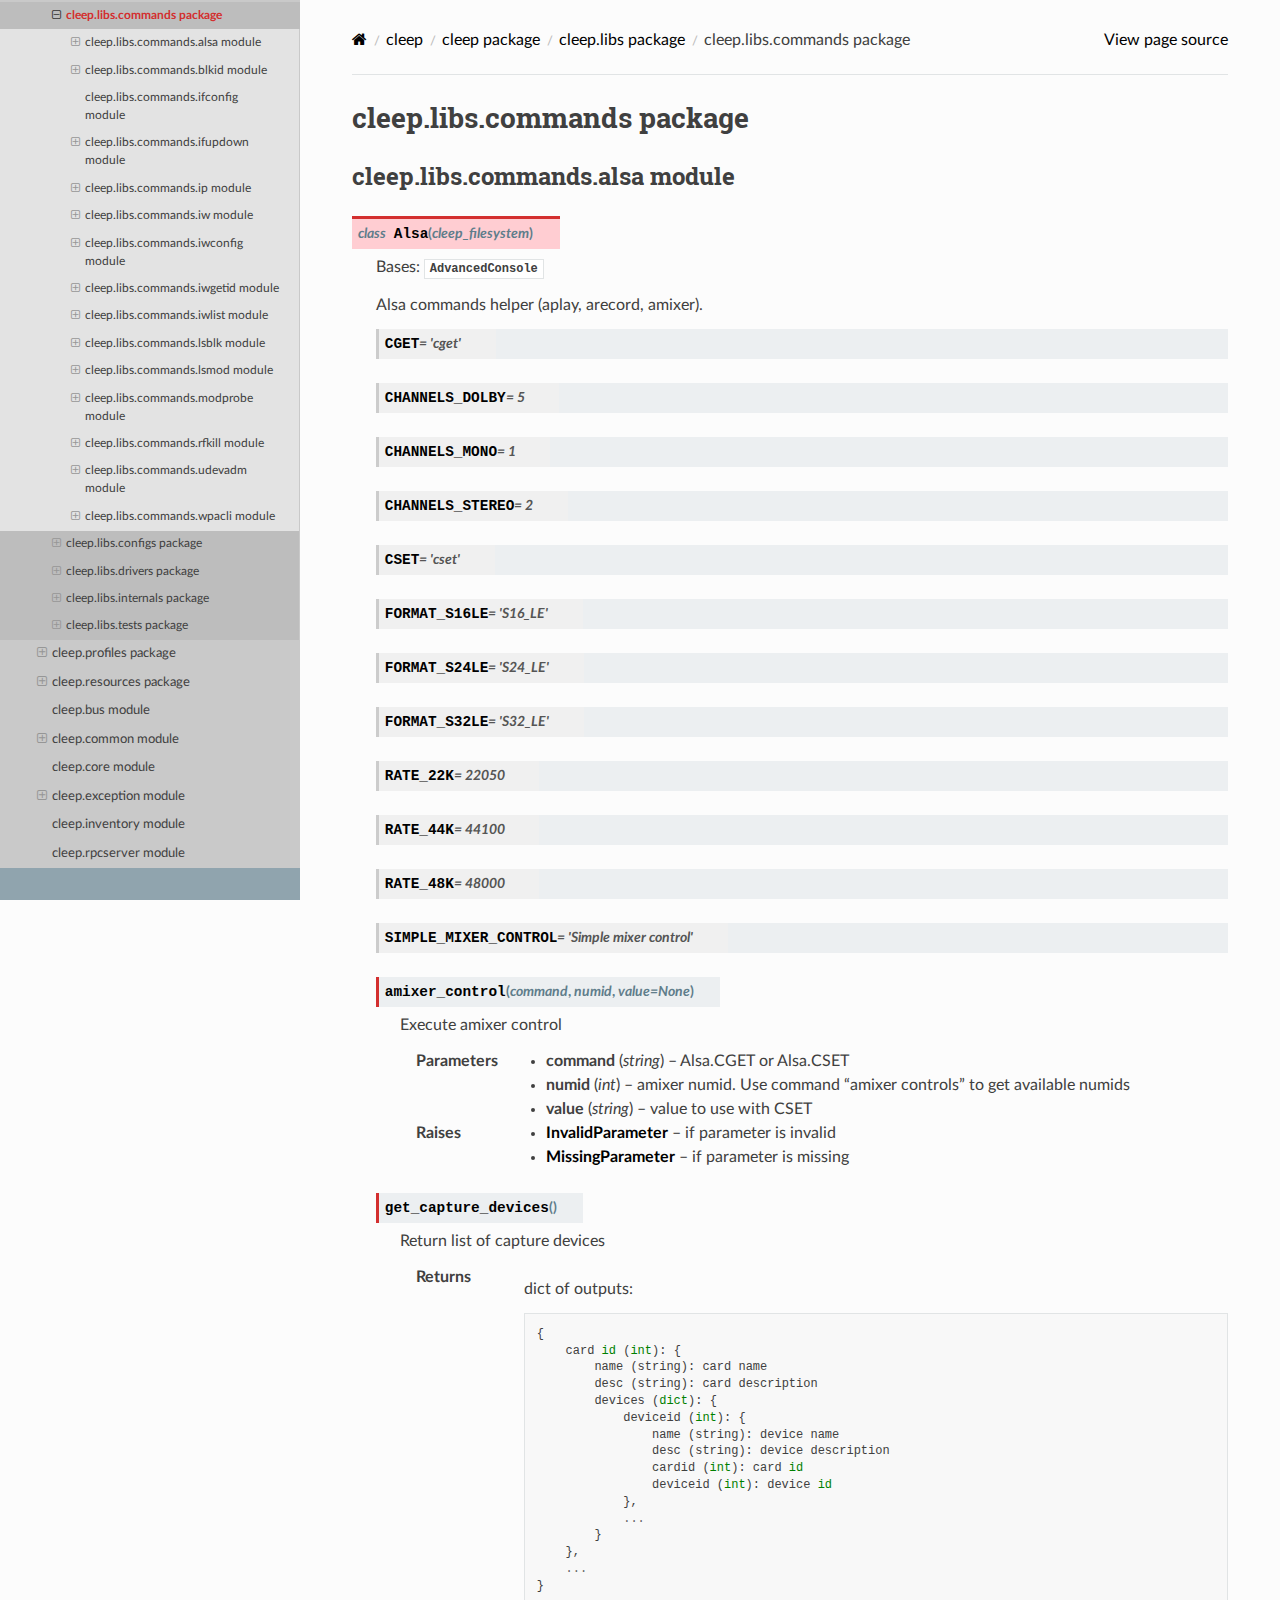
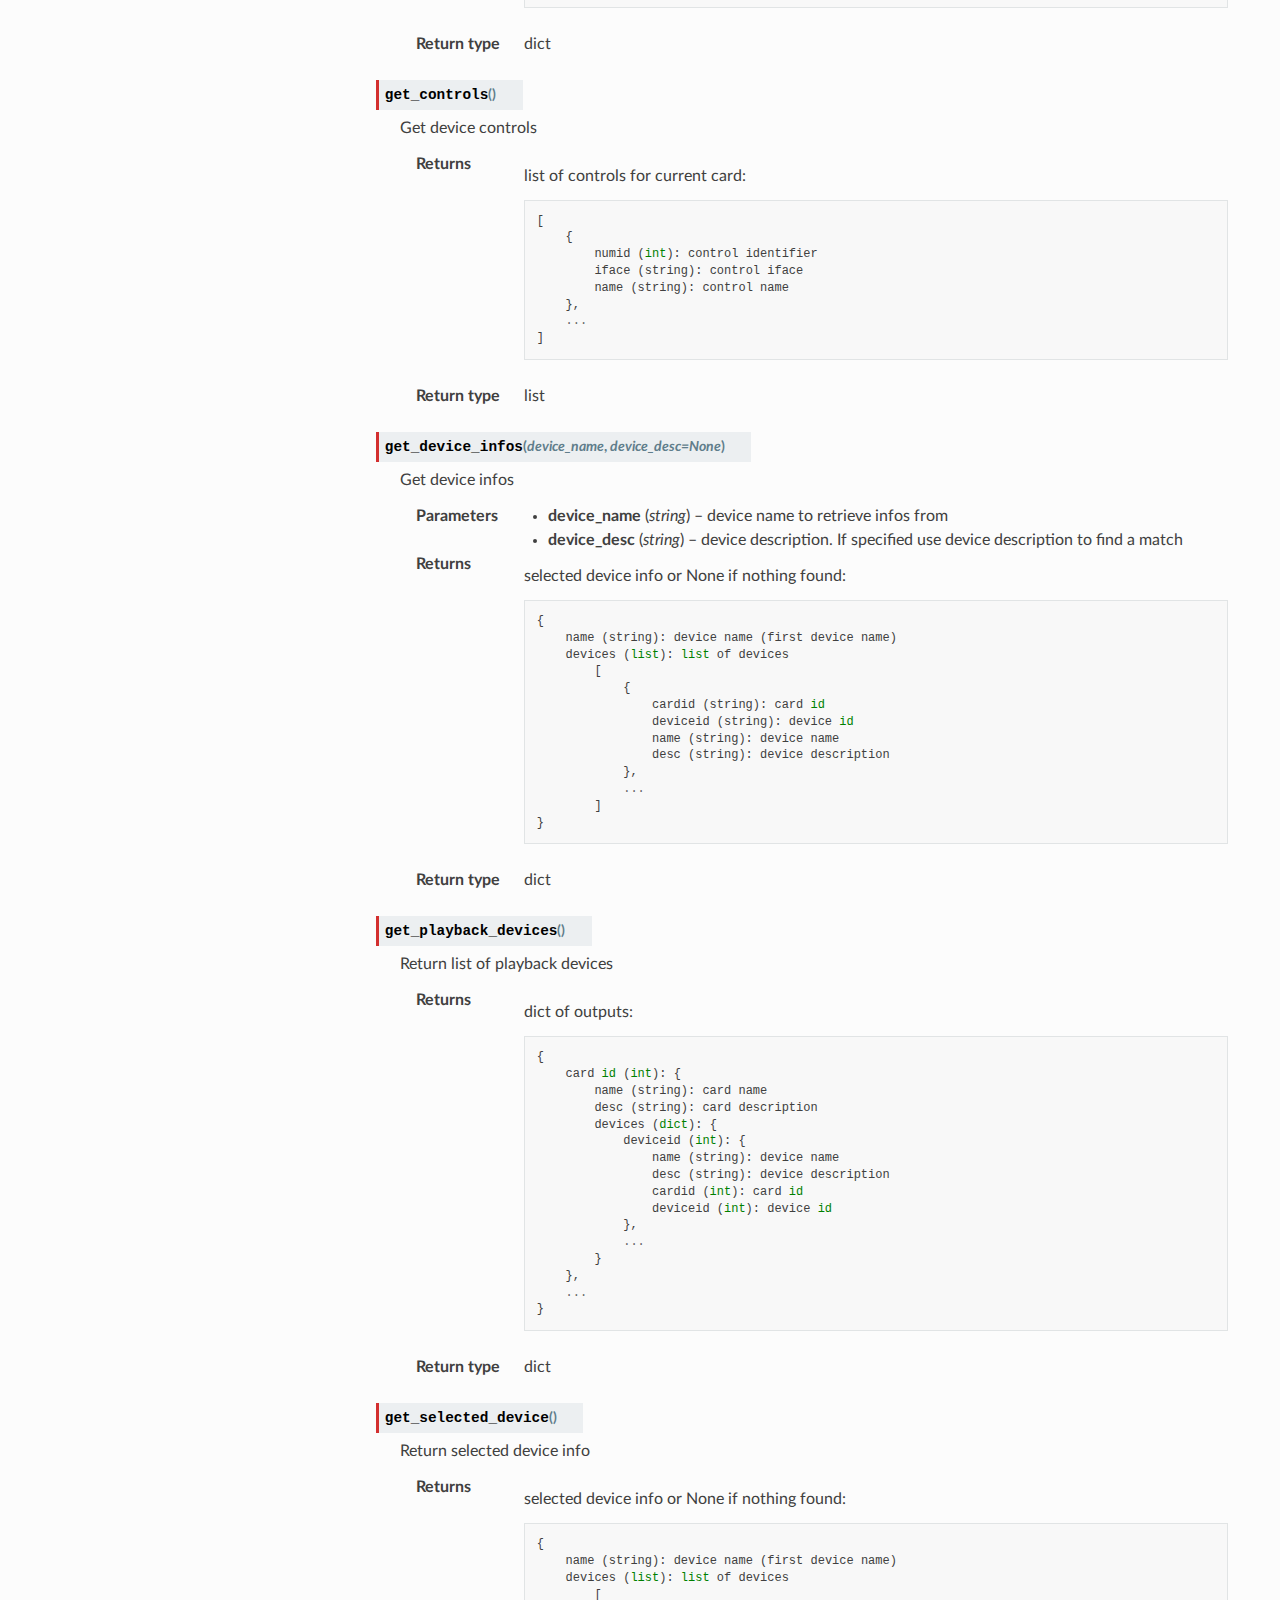
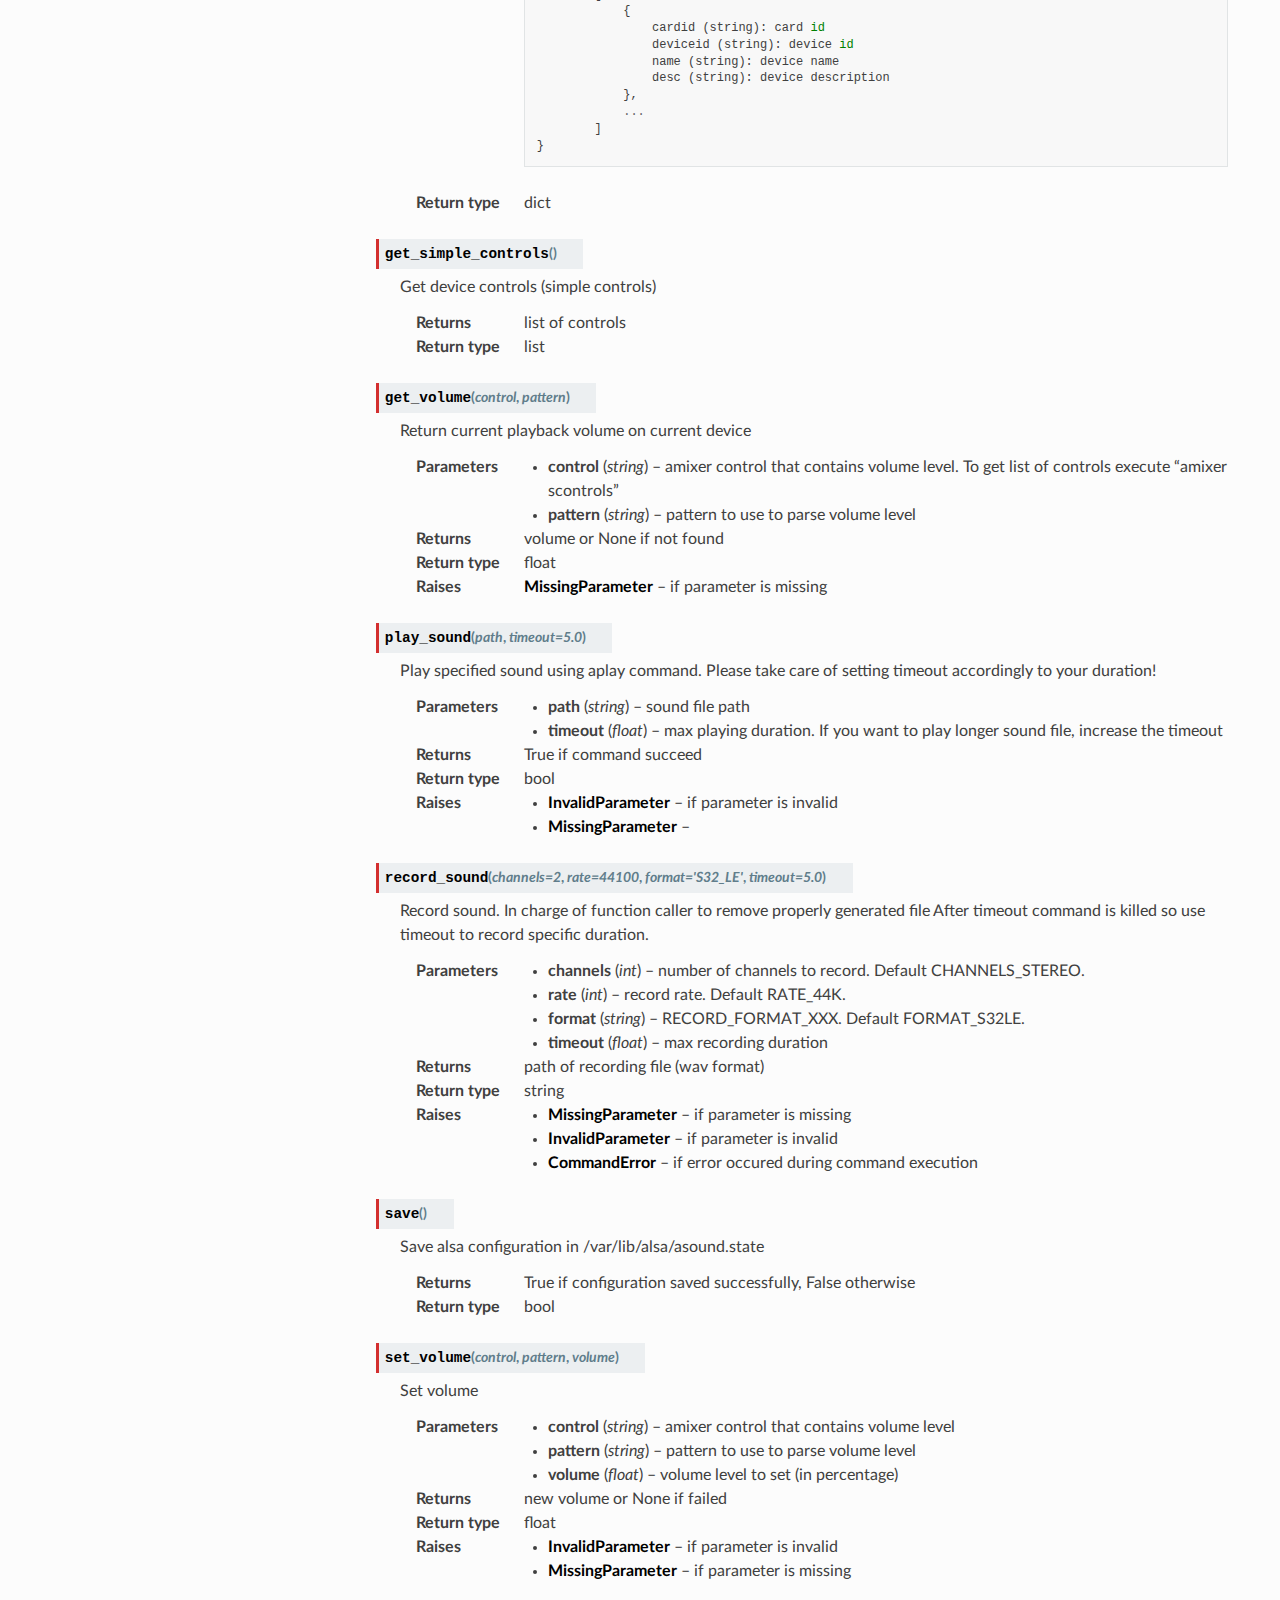
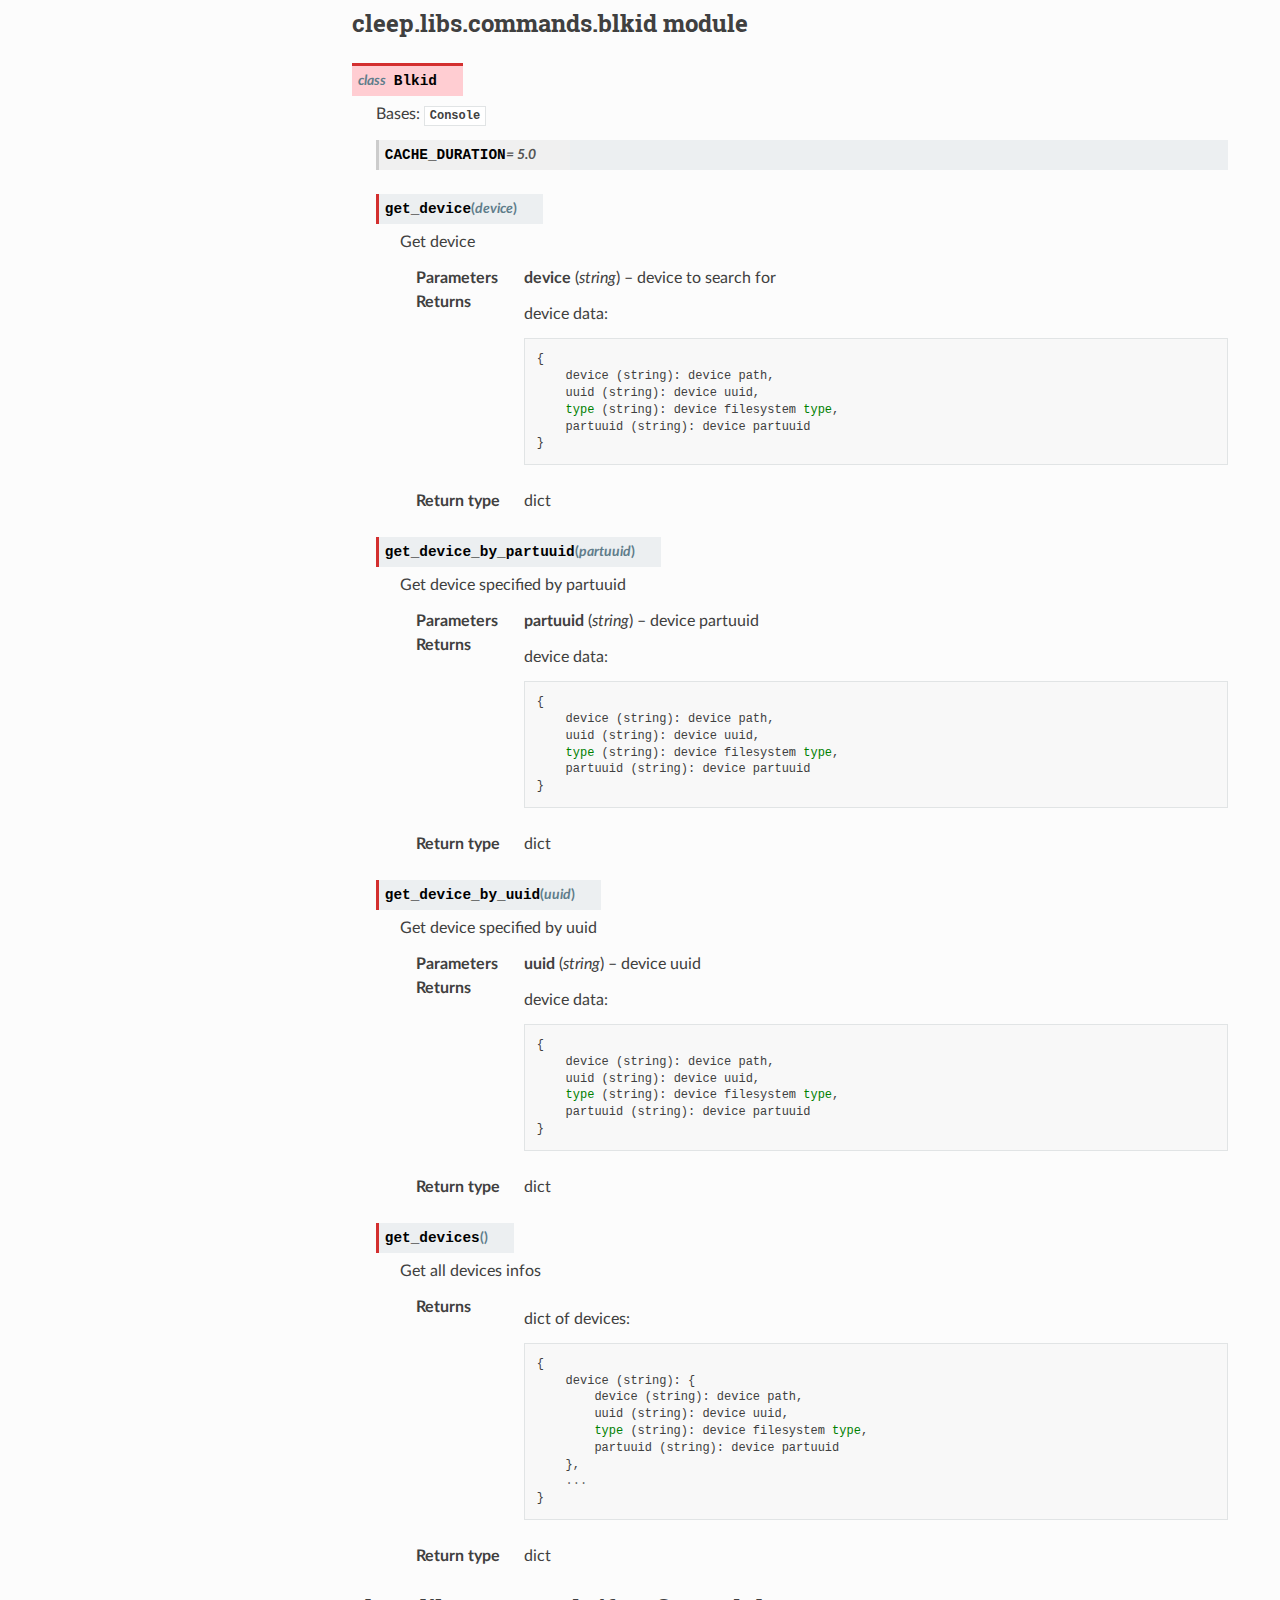
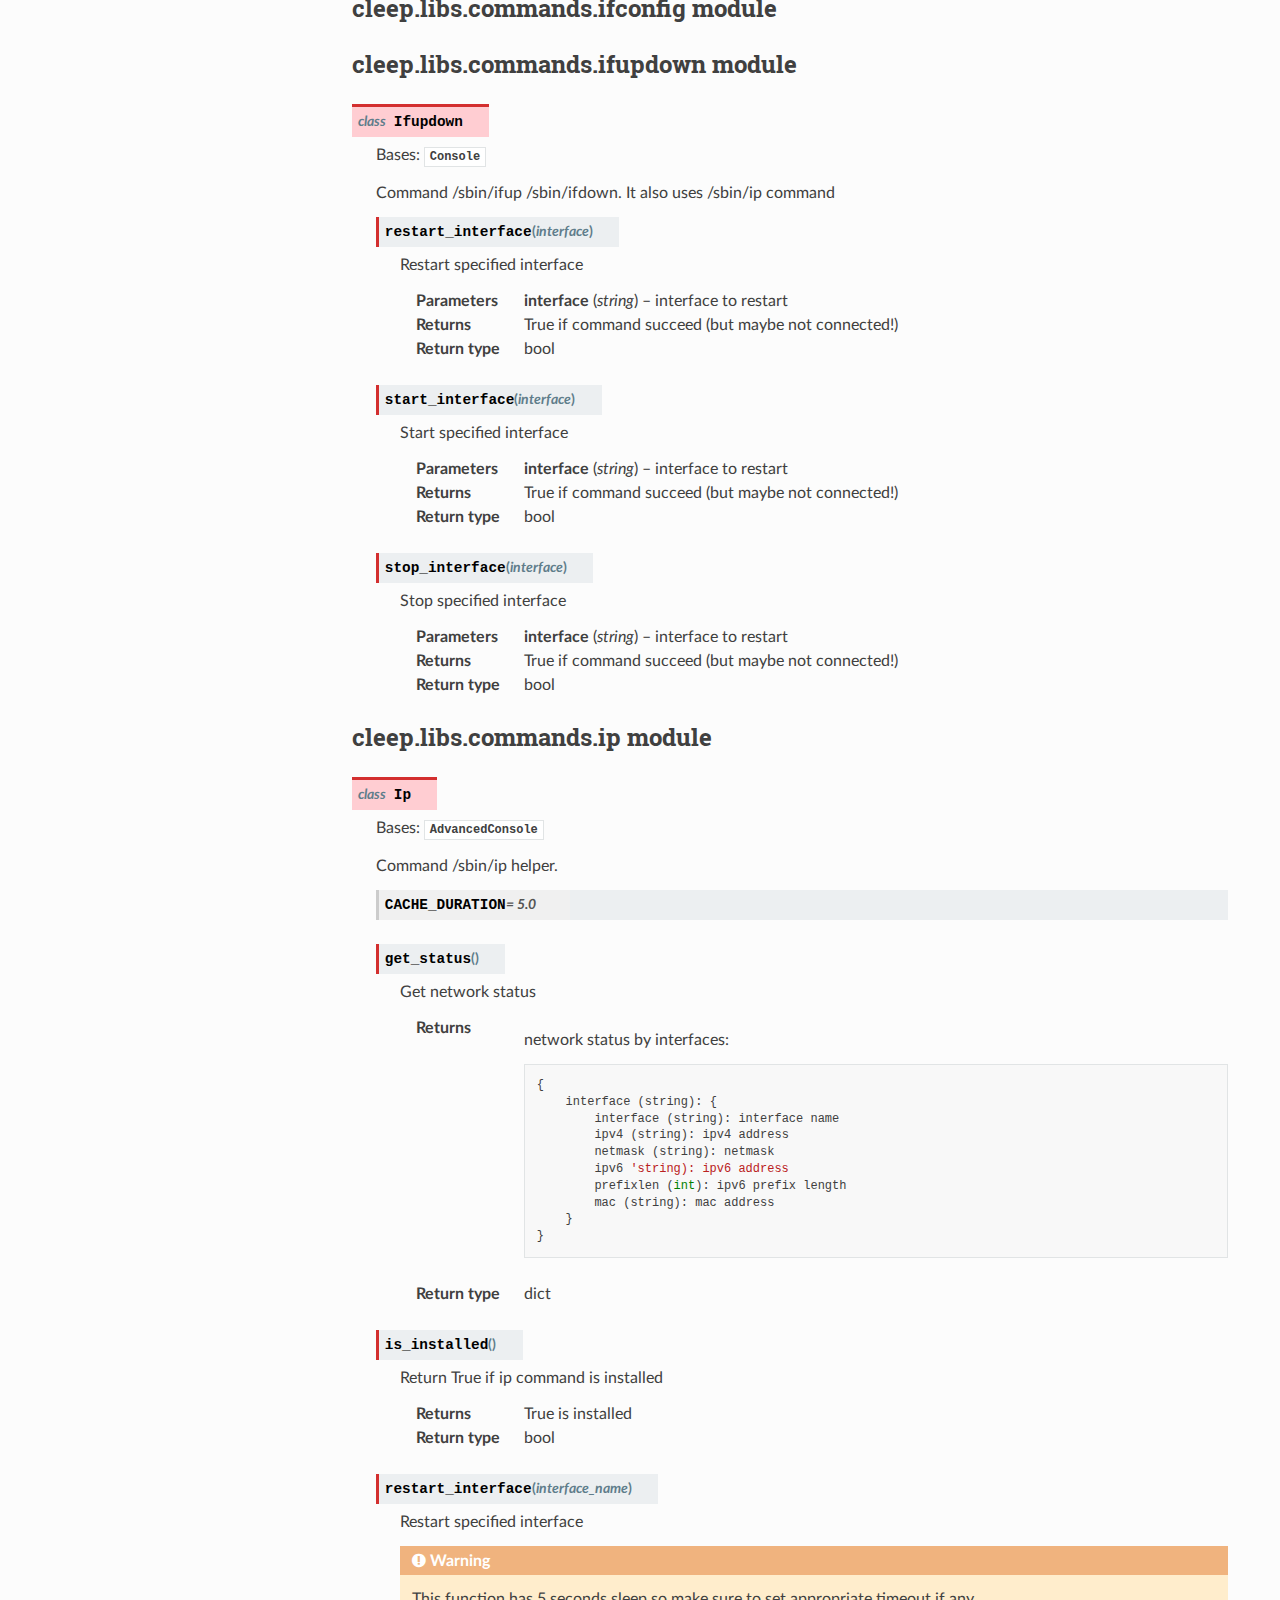
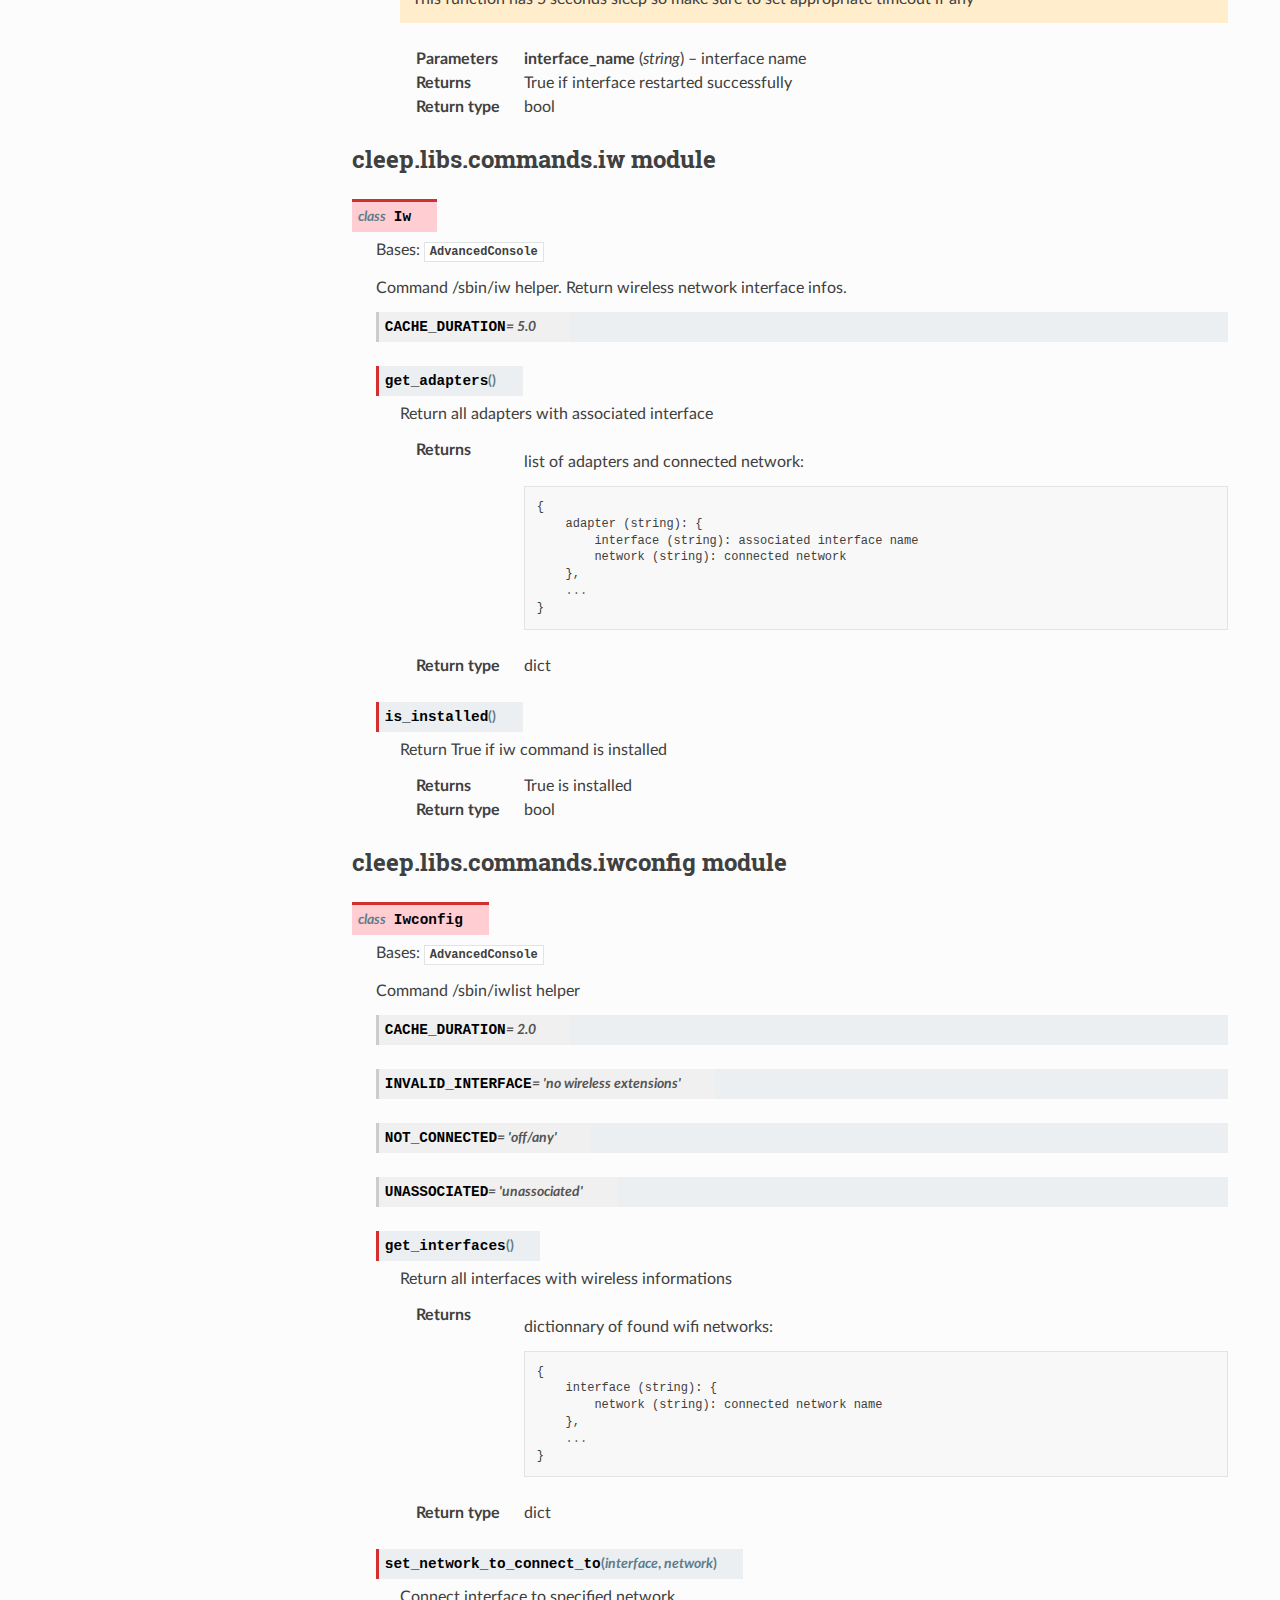
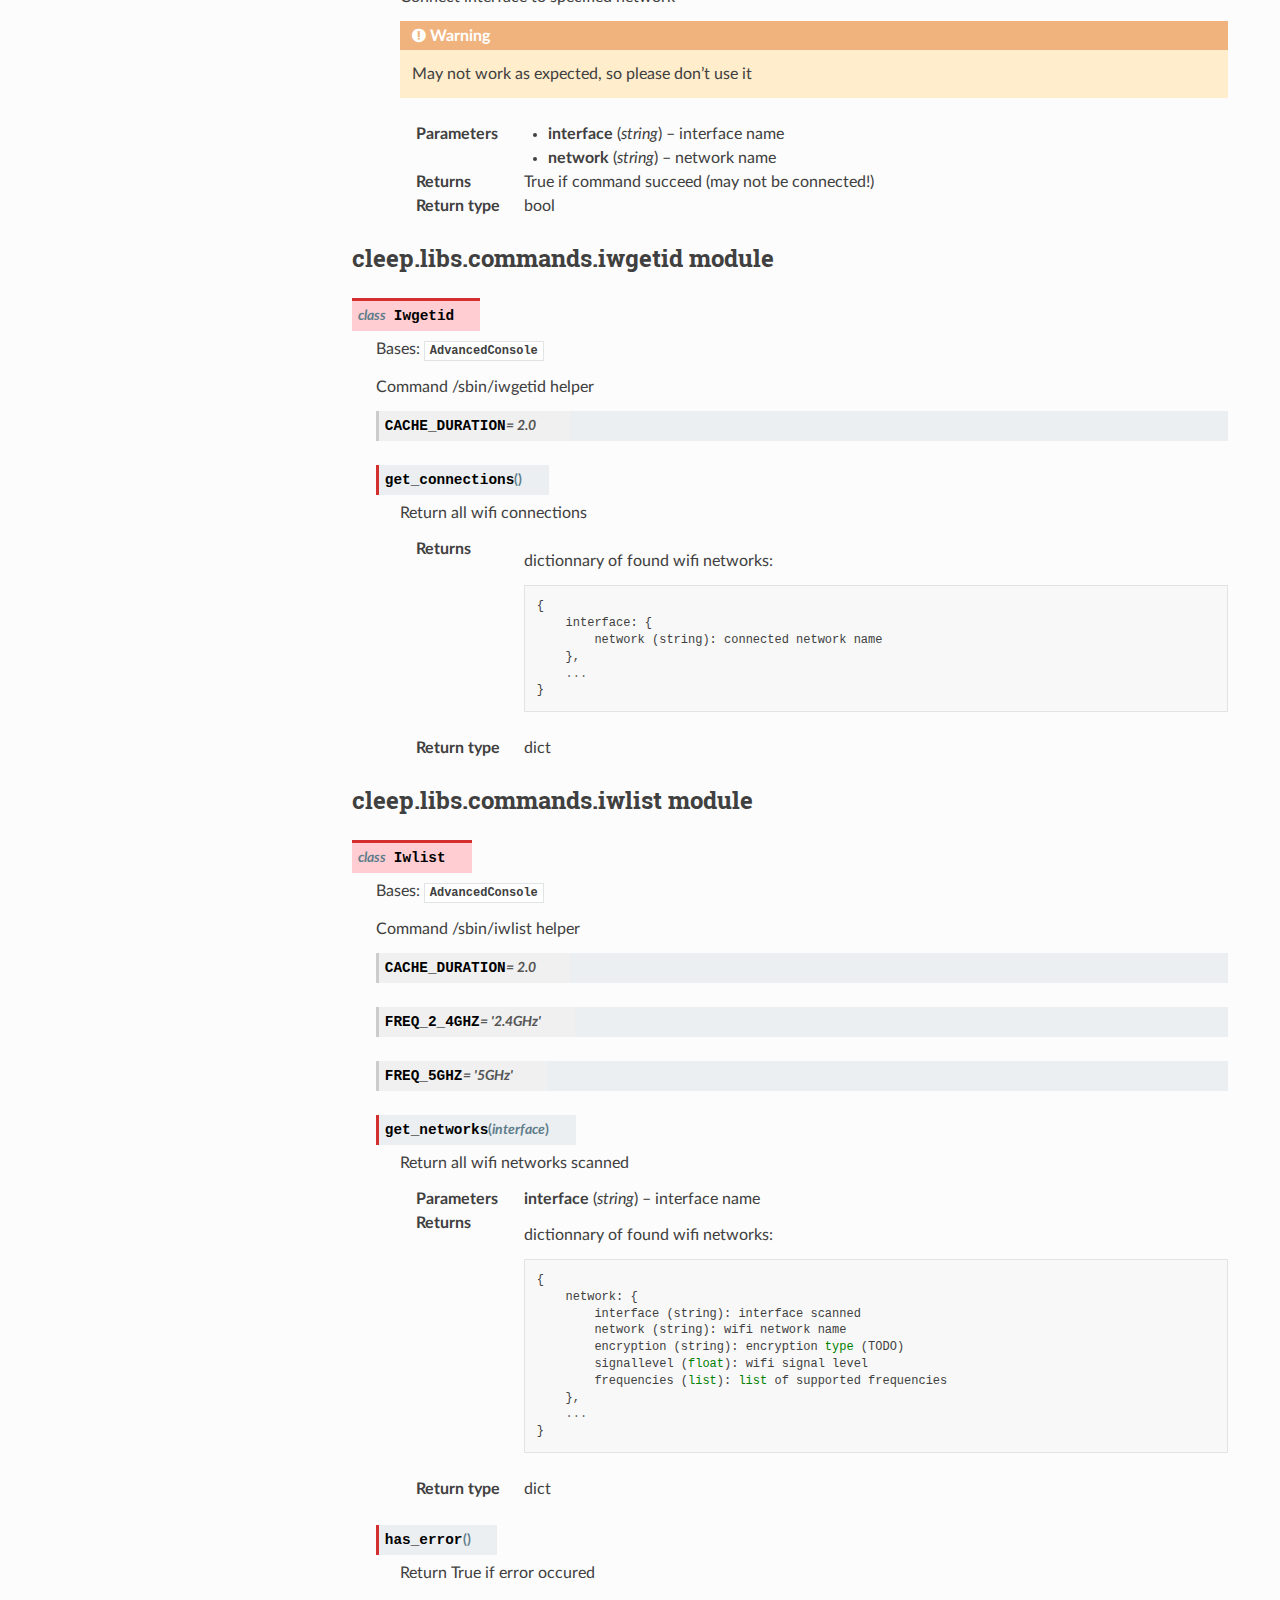
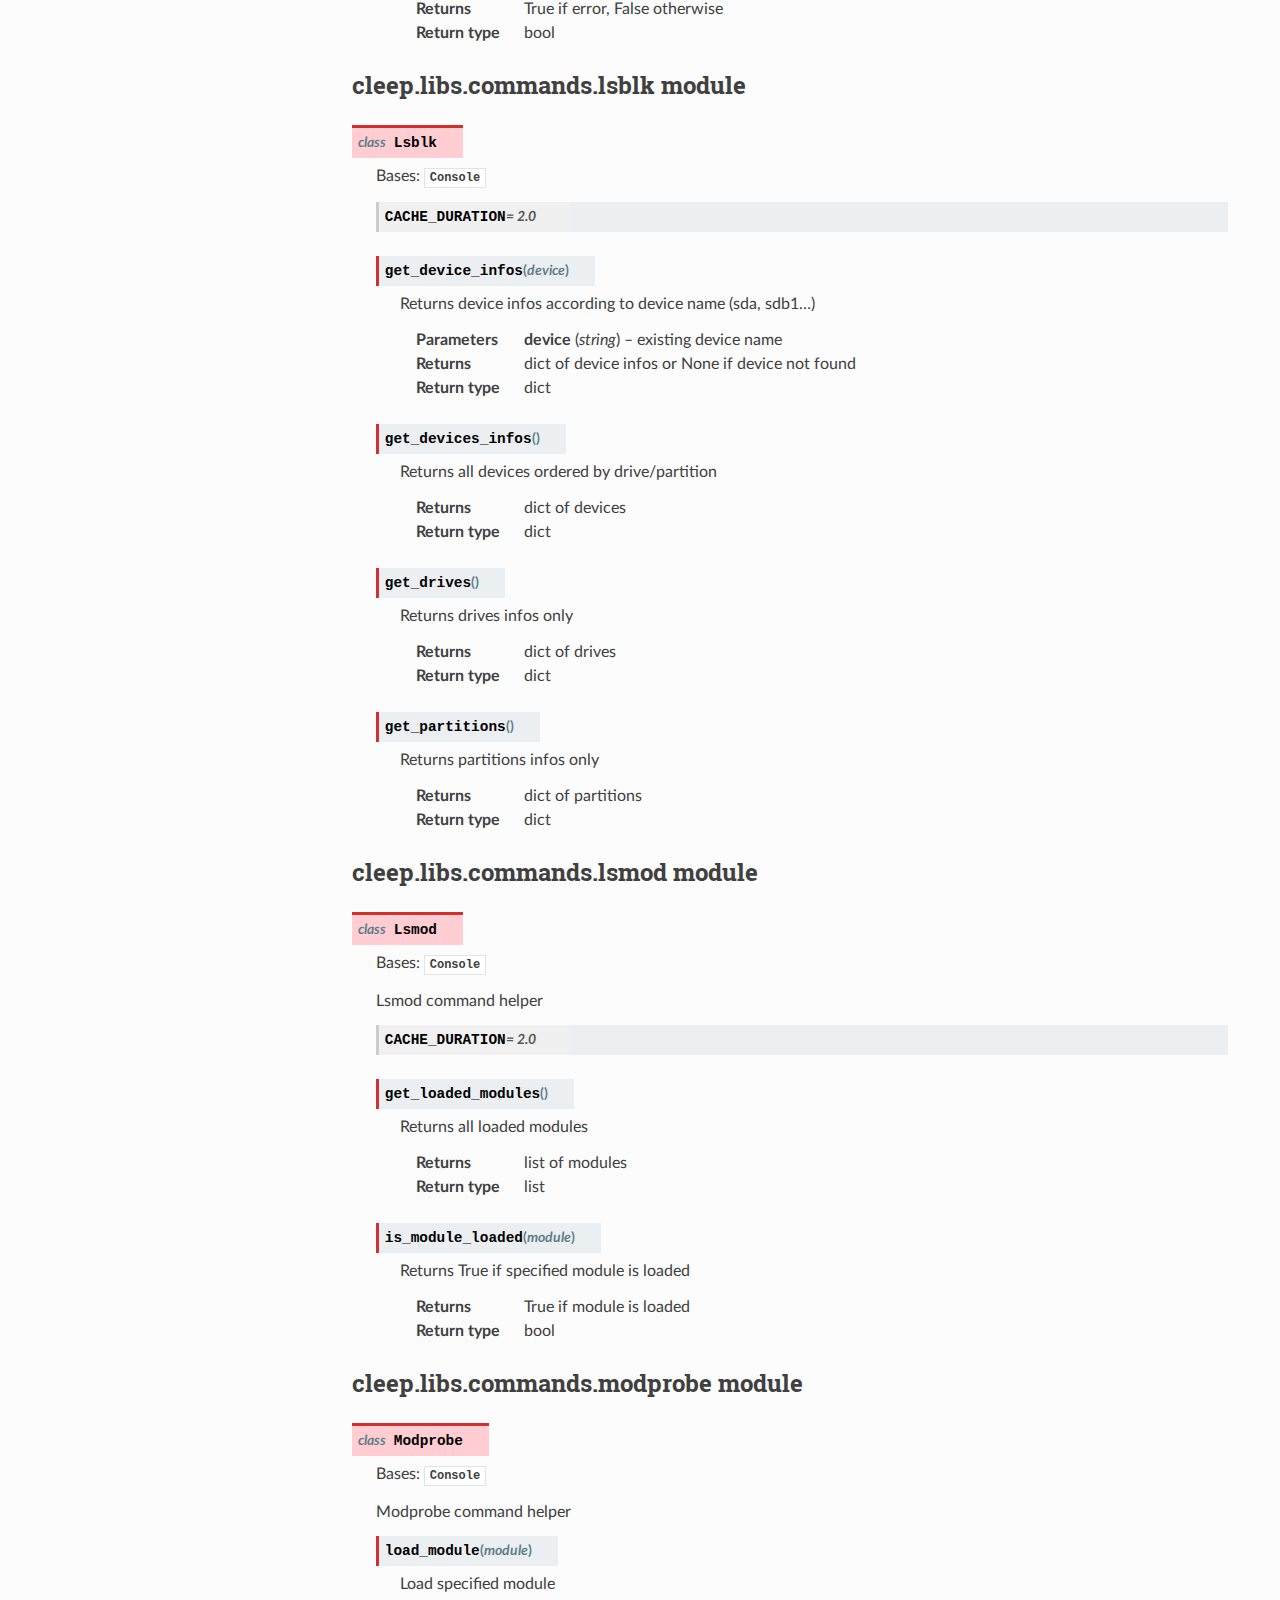
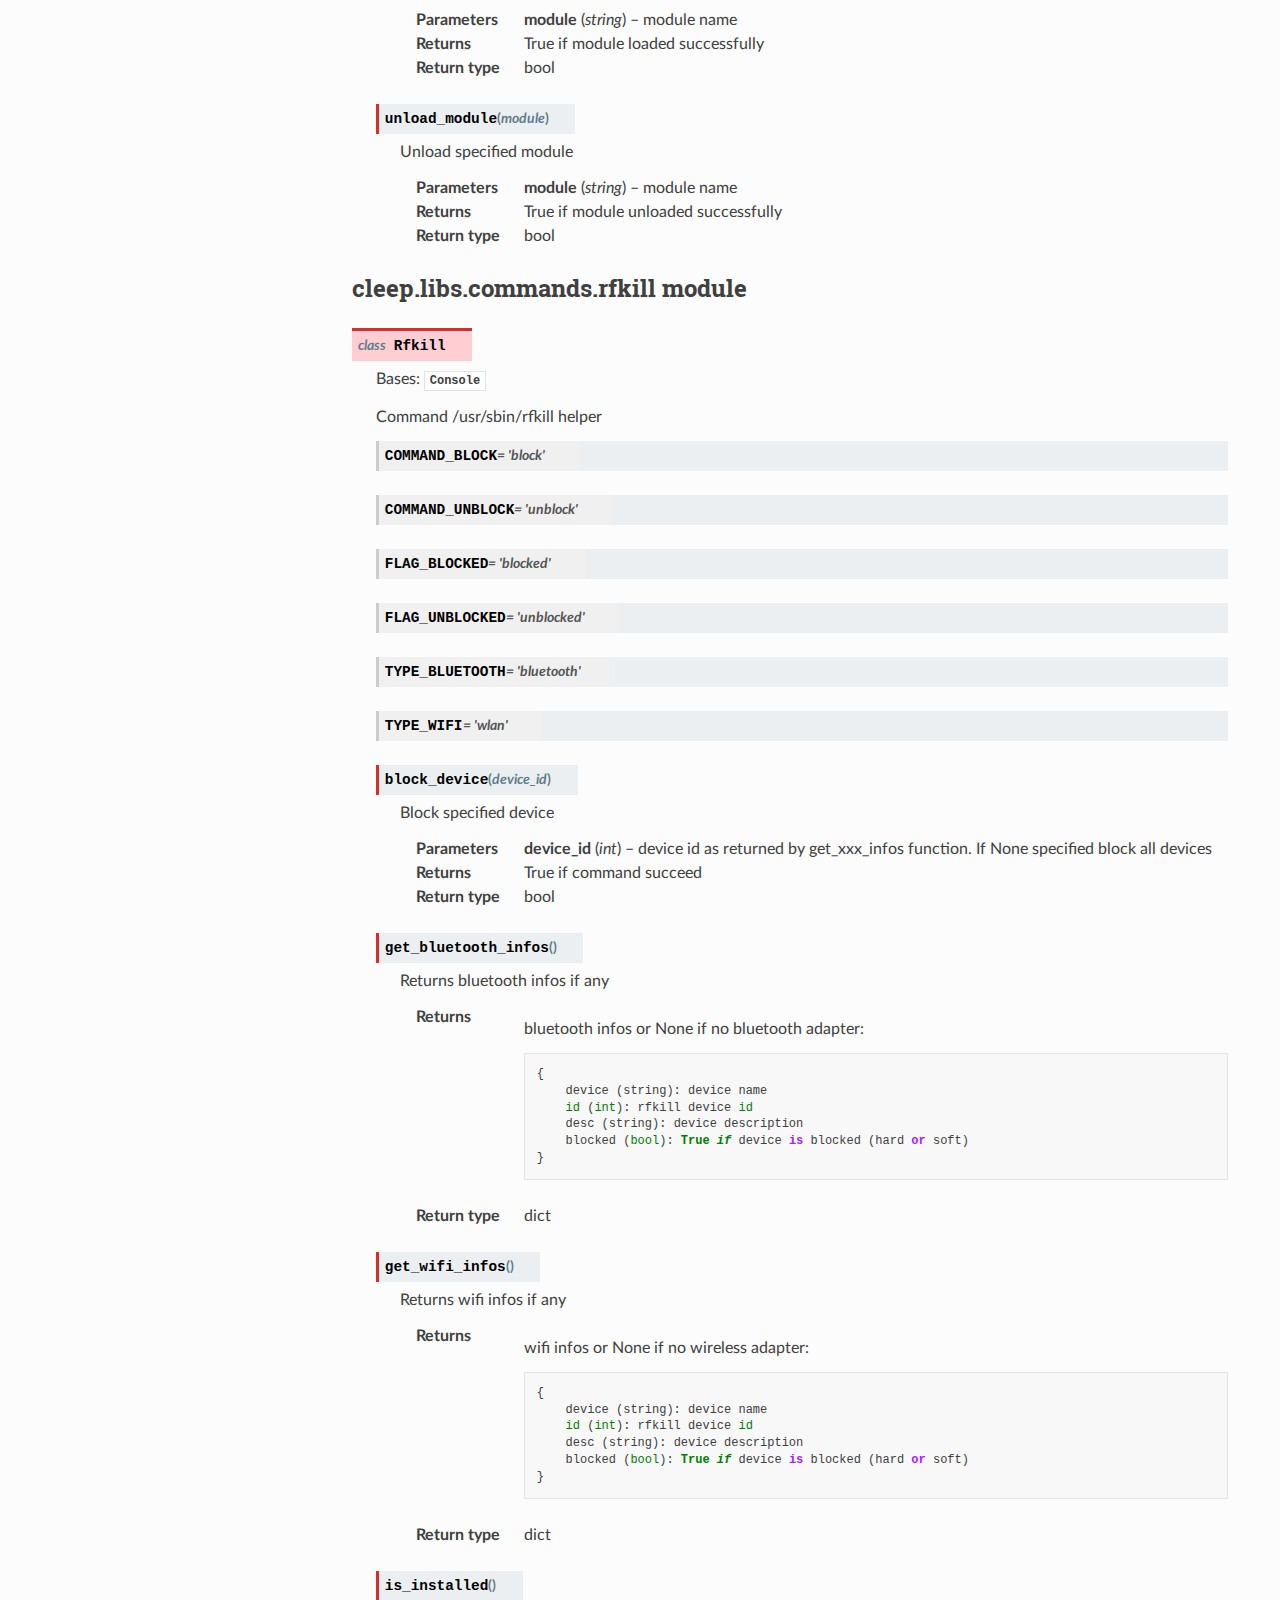
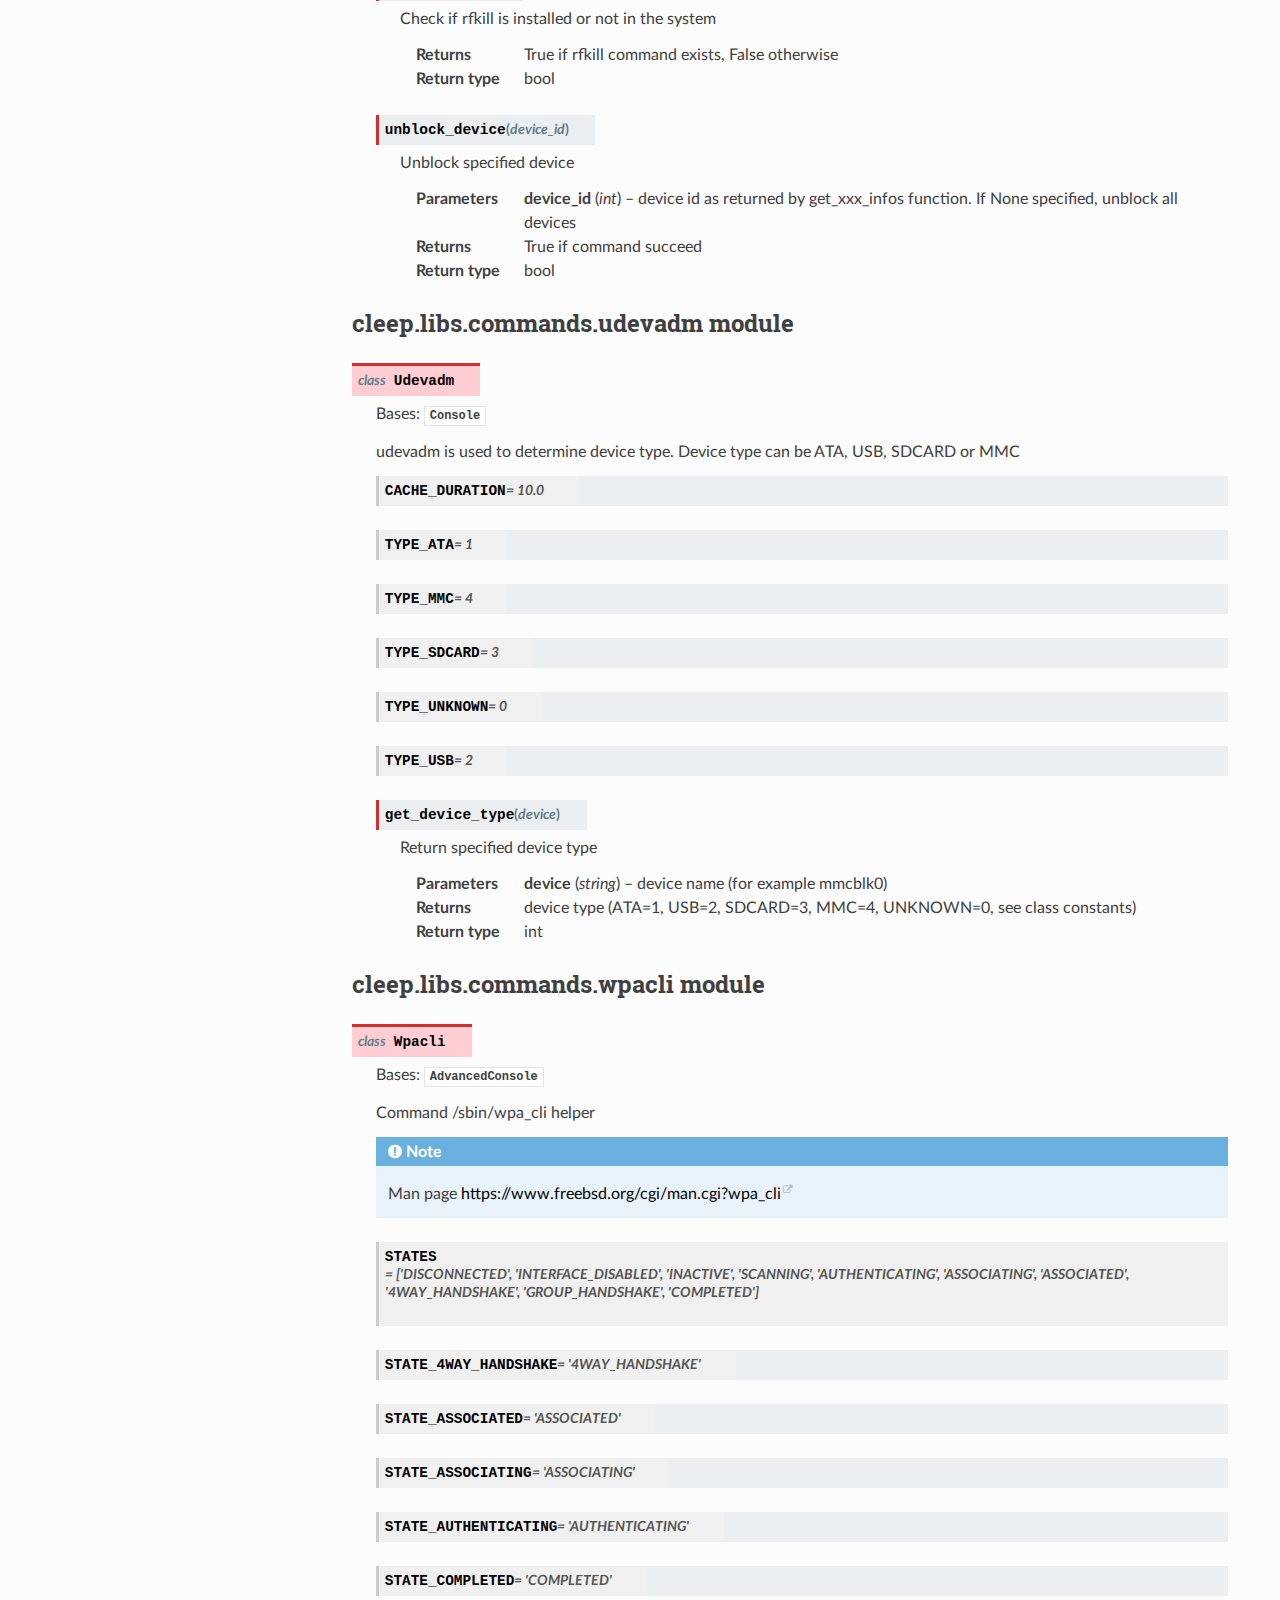
<file: source/cleep.libs.commands.html>
<!DOCTYPE html>
<html class="writer-html5" lang="en" >
<head>
  <meta charset="utf-8" /><meta name="generator" content="Docutils 0.17.1: http://docutils.sourceforge.net/" />

  <meta name="viewport" content="width=device-width, initial-scale=1.0" />
  <title>cleep.libs.commands package &mdash; Cleep core 0.1.0 documentation</title>
      <link rel="stylesheet" href="../_static/pygments.css" type="text/css" />
      <link rel="stylesheet" href="../_static/css/theme.css" type="text/css" />
      <link rel="stylesheet" href="../_static/cleep.css" type="text/css" />
      <link rel="stylesheet" href="../_static/cleep.css" type="text/css" />
    <link rel="shortcut icon" href="../_static/favicon.ico"/>
  <!--[if lt IE 9]>
    <script src="../_static/js/html5shiv.min.js"></script>
  <![endif]-->
  
        <script data-url_root="../" id="documentation_options" src="../_static/documentation_options.js"></script>
        <script src="../_static/jquery.js"></script>
        <script src="../_static/underscore.js"></script>
        <script src="../_static/_sphinx_javascript_frameworks_compat.js"></script>
        <script src="../_static/doctools.js"></script>
        <script src="../_static/sphinx_highlight.js"></script>
    <script src="../_static/js/theme.js"></script>
    <link rel="index" title="Index" href="../genindex.html" />
    <link rel="search" title="Search" href="../search.html" />
    <link rel="next" title="cleep.libs.configs package" href="cleep.libs.configs.html" />
    <link rel="prev" title="cleep.libs package" href="cleep.libs.html" /> 
</head>

<body class="wy-body-for-nav"> 
  <div class="wy-grid-for-nav">
    <nav data-toggle="wy-nav-shift" class="wy-nav-side">
      <div class="wy-side-scroll">
        <div class="wy-side-nav-search"  style="background: #607d8b" >

          
          
          <a href="../index.html" class="icon icon-home">
            Cleep core
              <img src="../_static/cleep-logo-red.png" class="logo" alt="Logo"/>
          </a>
              <div class="version">
                0.1.0
              </div>
<div role="search">
  <form id="rtd-search-form" class="wy-form" action="../search.html" method="get">
    <input type="text" name="q" placeholder="Search docs" aria-label="Search docs" />
    <input type="hidden" name="check_keywords" value="yes" />
    <input type="hidden" name="area" value="default" />
  </form>
</div>
        </div><div class="wy-menu wy-menu-vertical" data-spy="affix" role="navigation" aria-label="Navigation menu">
              <p class="caption" role="heading"><span class="caption-text">Contents:</span></p>
<ul class="current">
<li class="toctree-l1 current"><a class="reference internal" href="modules.html">cleep</a><ul class="current">
<li class="toctree-l2 current"><a class="reference internal" href="cleep.html">cleep package</a><ul class="current">
<li class="toctree-l3"><a class="reference internal" href="cleep.events.html">cleep.events package</a><ul>
<li class="toctree-l4"><a class="reference internal" href="cleep.events.html#module-cleep.events.coreappsupdatedevent">cleep.events.coreappsupdatedevent module</a><ul>
<li class="toctree-l5"><a class="reference internal" href="cleep.events.html#cleep.events.coreappsupdatedevent.CoreAppsUpdatedEvent"><code class="docutils literal notranslate"><span class="pre">CoreAppsUpdatedEvent</span></code></a><ul>
<li class="toctree-l6"><a class="reference internal" href="cleep.events.html#cleep.events.coreappsupdatedevent.CoreAppsUpdatedEvent.EVENT_NAME"><code class="docutils literal notranslate"><span class="pre">CoreAppsUpdatedEvent.EVENT_NAME</span></code></a></li>
<li class="toctree-l6"><a class="reference internal" href="cleep.events.html#cleep.events.coreappsupdatedevent.CoreAppsUpdatedEvent.EVENT_PARAMS"><code class="docutils literal notranslate"><span class="pre">CoreAppsUpdatedEvent.EVENT_PARAMS</span></code></a></li>
<li class="toctree-l6"><a class="reference internal" href="cleep.events.html#cleep.events.coreappsupdatedevent.CoreAppsUpdatedEvent.EVENT_PROPAGATE"><code class="docutils literal notranslate"><span class="pre">CoreAppsUpdatedEvent.EVENT_PROPAGATE</span></code></a></li>
</ul>
</li>
</ul>
</li>
<li class="toctree-l4"><a class="reference internal" href="cleep.events.html#module-cleep.events.coredevicedeletedevent">cleep.events.coredevicedeletedevent module</a><ul>
<li class="toctree-l5"><a class="reference internal" href="cleep.events.html#cleep.events.coredevicedeletedevent.CoreDeviceDeletedEvent"><code class="docutils literal notranslate"><span class="pre">CoreDeviceDeletedEvent</span></code></a><ul>
<li class="toctree-l6"><a class="reference internal" href="cleep.events.html#cleep.events.coredevicedeletedevent.CoreDeviceDeletedEvent.EVENT_NAME"><code class="docutils literal notranslate"><span class="pre">CoreDeviceDeletedEvent.EVENT_NAME</span></code></a></li>
<li class="toctree-l6"><a class="reference internal" href="cleep.events.html#cleep.events.coredevicedeletedevent.CoreDeviceDeletedEvent.EVENT_PARAMS"><code class="docutils literal notranslate"><span class="pre">CoreDeviceDeletedEvent.EVENT_PARAMS</span></code></a></li>
<li class="toctree-l6"><a class="reference internal" href="cleep.events.html#cleep.events.coredevicedeletedevent.CoreDeviceDeletedEvent.EVENT_PROPAGATE"><code class="docutils literal notranslate"><span class="pre">CoreDeviceDeletedEvent.EVENT_PROPAGATE</span></code></a></li>
</ul>
</li>
</ul>
</li>
</ul>
</li>
<li class="toctree-l3 current"><a class="reference internal" href="cleep.libs.html">cleep.libs package</a><ul class="current">
<li class="toctree-l4 current"><a class="current reference internal" href="#">cleep.libs.commands package</a><ul>
<li class="toctree-l5"><a class="reference internal" href="#module-cleep.libs.commands.alsa">cleep.libs.commands.alsa module</a><ul>
<li class="toctree-l6"><a class="reference internal" href="#cleep.libs.commands.alsa.Alsa"><code class="docutils literal notranslate"><span class="pre">Alsa</span></code></a></li>
</ul>
</li>
<li class="toctree-l5"><a class="reference internal" href="#module-cleep.libs.commands.blkid">cleep.libs.commands.blkid module</a><ul>
<li class="toctree-l6"><a class="reference internal" href="#cleep.libs.commands.blkid.Blkid"><code class="docutils literal notranslate"><span class="pre">Blkid</span></code></a></li>
</ul>
</li>
<li class="toctree-l5"><a class="reference internal" href="#cleep-libs-commands-ifconfig-module">cleep.libs.commands.ifconfig module</a></li>
<li class="toctree-l5"><a class="reference internal" href="#module-cleep.libs.commands.ifupdown">cleep.libs.commands.ifupdown module</a><ul>
<li class="toctree-l6"><a class="reference internal" href="#cleep.libs.commands.ifupdown.Ifupdown"><code class="docutils literal notranslate"><span class="pre">Ifupdown</span></code></a></li>
</ul>
</li>
<li class="toctree-l5"><a class="reference internal" href="#module-cleep.libs.commands.ip">cleep.libs.commands.ip module</a><ul>
<li class="toctree-l6"><a class="reference internal" href="#cleep.libs.commands.ip.Ip"><code class="docutils literal notranslate"><span class="pre">Ip</span></code></a></li>
</ul>
</li>
<li class="toctree-l5"><a class="reference internal" href="#module-cleep.libs.commands.iw">cleep.libs.commands.iw module</a><ul>
<li class="toctree-l6"><a class="reference internal" href="#cleep.libs.commands.iw.Iw"><code class="docutils literal notranslate"><span class="pre">Iw</span></code></a></li>
</ul>
</li>
<li class="toctree-l5"><a class="reference internal" href="#module-cleep.libs.commands.iwconfig">cleep.libs.commands.iwconfig module</a><ul>
<li class="toctree-l6"><a class="reference internal" href="#cleep.libs.commands.iwconfig.Iwconfig"><code class="docutils literal notranslate"><span class="pre">Iwconfig</span></code></a></li>
</ul>
</li>
<li class="toctree-l5"><a class="reference internal" href="#module-cleep.libs.commands.iwgetid">cleep.libs.commands.iwgetid module</a><ul>
<li class="toctree-l6"><a class="reference internal" href="#cleep.libs.commands.iwgetid.Iwgetid"><code class="docutils literal notranslate"><span class="pre">Iwgetid</span></code></a></li>
</ul>
</li>
<li class="toctree-l5"><a class="reference internal" href="#module-cleep.libs.commands.iwlist">cleep.libs.commands.iwlist module</a><ul>
<li class="toctree-l6"><a class="reference internal" href="#cleep.libs.commands.iwlist.Iwlist"><code class="docutils literal notranslate"><span class="pre">Iwlist</span></code></a></li>
</ul>
</li>
<li class="toctree-l5"><a class="reference internal" href="#module-cleep.libs.commands.lsblk">cleep.libs.commands.lsblk module</a><ul>
<li class="toctree-l6"><a class="reference internal" href="#cleep.libs.commands.lsblk.Lsblk"><code class="docutils literal notranslate"><span class="pre">Lsblk</span></code></a></li>
</ul>
</li>
<li class="toctree-l5"><a class="reference internal" href="#module-cleep.libs.commands.lsmod">cleep.libs.commands.lsmod module</a><ul>
<li class="toctree-l6"><a class="reference internal" href="#cleep.libs.commands.lsmod.Lsmod"><code class="docutils literal notranslate"><span class="pre">Lsmod</span></code></a></li>
</ul>
</li>
<li class="toctree-l5"><a class="reference internal" href="#module-cleep.libs.commands.modprobe">cleep.libs.commands.modprobe module</a><ul>
<li class="toctree-l6"><a class="reference internal" href="#cleep.libs.commands.modprobe.Modprobe"><code class="docutils literal notranslate"><span class="pre">Modprobe</span></code></a></li>
</ul>
</li>
<li class="toctree-l5"><a class="reference internal" href="#module-cleep.libs.commands.rfkill">cleep.libs.commands.rfkill module</a><ul>
<li class="toctree-l6"><a class="reference internal" href="#cleep.libs.commands.rfkill.Rfkill"><code class="docutils literal notranslate"><span class="pre">Rfkill</span></code></a></li>
</ul>
</li>
<li class="toctree-l5"><a class="reference internal" href="#module-cleep.libs.commands.udevadm">cleep.libs.commands.udevadm module</a><ul>
<li class="toctree-l6"><a class="reference internal" href="#cleep.libs.commands.udevadm.Udevadm"><code class="docutils literal notranslate"><span class="pre">Udevadm</span></code></a></li>
</ul>
</li>
<li class="toctree-l5"><a class="reference internal" href="#module-cleep.libs.commands.wpacli">cleep.libs.commands.wpacli module</a><ul>
<li class="toctree-l6"><a class="reference internal" href="#cleep.libs.commands.wpacli.Wpacli"><code class="docutils literal notranslate"><span class="pre">Wpacli</span></code></a></li>
</ul>
</li>
</ul>
</li>
<li class="toctree-l4"><a class="reference internal" href="cleep.libs.configs.html">cleep.libs.configs package</a><ul>
<li class="toctree-l5"><a class="reference internal" href="cleep.libs.configs.html#module-cleep.libs.configs.appssources">cleep.libs.configs.appssources module</a><ul>
<li class="toctree-l6"><a class="reference internal" href="cleep.libs.configs.html#cleep.libs.configs.appssources.AppsSources"><code class="docutils literal notranslate"><span class="pre">AppsSources</span></code></a></li>
</ul>
</li>
<li class="toctree-l5"><a class="reference internal" href="cleep.libs.configs.html#module-cleep.libs.configs.asoundrc">cleep.libs.configs.asoundrc module</a><ul>
<li class="toctree-l6"><a class="reference internal" href="cleep.libs.configs.html#cleep.libs.configs.asoundrc.Asoundrc"><code class="docutils literal notranslate"><span class="pre">Asoundrc</span></code></a></li>
</ul>
</li>
<li class="toctree-l5"><a class="reference internal" href="cleep.libs.configs.html#module-cleep.libs.configs.cleepaudio">cleep.libs.configs.cleepaudio module</a><ul>
<li class="toctree-l6"><a class="reference internal" href="cleep.libs.configs.html#cleep.libs.configs.cleepaudio.CleepAudio"><code class="docutils literal notranslate"><span class="pre">CleepAudio</span></code></a></li>
</ul>
</li>
<li class="toctree-l5"><a class="reference internal" href="cleep.libs.configs.html#module-cleep.libs.configs.cleepconf">cleep.libs.configs.cleepconf module</a><ul>
<li class="toctree-l6"><a class="reference internal" href="cleep.libs.configs.html#cleep.libs.configs.cleepconf.CleepConf"><code class="docutils literal notranslate"><span class="pre">CleepConf</span></code></a></li>
</ul>
</li>
<li class="toctree-l5"><a class="reference internal" href="cleep.libs.configs.html#module-cleep.libs.configs.cleepwificonf">cleep.libs.configs.cleepwificonf module</a><ul>
<li class="toctree-l6"><a class="reference internal" href="cleep.libs.configs.html#cleep.libs.configs.cleepwificonf.CleepWifiConf"><code class="docutils literal notranslate"><span class="pre">CleepWifiConf</span></code></a></li>
</ul>
</li>
<li class="toctree-l5"><a class="reference internal" href="cleep.libs.configs.html#module-cleep.libs.configs.cmdline">cleep.libs.configs.cmdline module</a><ul>
<li class="toctree-l6"><a class="reference internal" href="cleep.libs.configs.html#cleep.libs.configs.cmdline.Cmdline"><code class="docutils literal notranslate"><span class="pre">Cmdline</span></code></a></li>
</ul>
</li>
<li class="toctree-l5"><a class="reference internal" href="cleep.libs.configs.html#module-cleep.libs.configs.cmdlinetxt">cleep.libs.configs.cmdlinetxt module</a><ul>
<li class="toctree-l6"><a class="reference internal" href="cleep.libs.configs.html#cleep.libs.configs.cmdlinetxt.CmdlineTxt"><code class="docutils literal notranslate"><span class="pre">CmdlineTxt</span></code></a></li>
</ul>
</li>
<li class="toctree-l5"><a class="reference internal" href="cleep.libs.configs.html#module-cleep.libs.configs.config">cleep.libs.configs.config module</a><ul>
<li class="toctree-l6"><a class="reference internal" href="cleep.libs.configs.html#cleep.libs.configs.config.Config"><code class="docutils literal notranslate"><span class="pre">Config</span></code></a></li>
</ul>
</li>
<li class="toctree-l5"><a class="reference internal" href="cleep.libs.configs.html#module-cleep.libs.configs.configtxt">cleep.libs.configs.configtxt module</a><ul>
<li class="toctree-l6"><a class="reference internal" href="cleep.libs.configs.html#cleep.libs.configs.configtxt.ConfigTxt"><code class="docutils literal notranslate"><span class="pre">ConfigTxt</span></code></a></li>
</ul>
</li>
<li class="toctree-l5"><a class="reference internal" href="cleep.libs.configs.html#module-cleep.libs.configs.dhcpcdconf">cleep.libs.configs.dhcpcdconf module</a><ul>
<li class="toctree-l6"><a class="reference internal" href="cleep.libs.configs.html#cleep.libs.configs.dhcpcdconf.DhcpcdConf"><code class="docutils literal notranslate"><span class="pre">DhcpcdConf</span></code></a></li>
</ul>
</li>
<li class="toctree-l5"><a class="reference internal" href="cleep.libs.configs.html#module-cleep.libs.configs.etcasoundconf">cleep.libs.configs.etcasoundconf module</a><ul>
<li class="toctree-l6"><a class="reference internal" href="cleep.libs.configs.html#cleep.libs.configs.etcasoundconf.EtcAsoundConf"><code class="docutils literal notranslate"><span class="pre">EtcAsoundConf</span></code></a></li>
</ul>
</li>
<li class="toctree-l5"><a class="reference internal" href="cleep.libs.configs.html#module-cleep.libs.configs.etcmodules">cleep.libs.configs.etcmodules module</a><ul>
<li class="toctree-l6"><a class="reference internal" href="cleep.libs.configs.html#cleep.libs.configs.etcmodules.EtcModules"><code class="docutils literal notranslate"><span class="pre">EtcModules</span></code></a></li>
</ul>
</li>
<li class="toctree-l5"><a class="reference internal" href="cleep.libs.configs.html#module-cleep.libs.configs.etcnetworkinterfaces">cleep.libs.configs.etcnetworkinterfaces module</a><ul>
<li class="toctree-l6"><a class="reference internal" href="cleep.libs.configs.html#cleep.libs.configs.etcnetworkinterfaces.EtcNetworkInterfaces"><code class="docutils literal notranslate"><span class="pre">EtcNetworkInterfaces</span></code></a></li>
</ul>
</li>
<li class="toctree-l5"><a class="reference internal" href="cleep.libs.configs.html#module-cleep.libs.configs.fstab">cleep.libs.configs.fstab module</a><ul>
<li class="toctree-l6"><a class="reference internal" href="cleep.libs.configs.html#cleep.libs.configs.fstab.Fstab"><code class="docutils literal notranslate"><span class="pre">Fstab</span></code></a></li>
</ul>
</li>
<li class="toctree-l5"><a class="reference internal" href="cleep.libs.configs.html#module-cleep.libs.configs.hostname">cleep.libs.configs.hostname module</a><ul>
<li class="toctree-l6"><a class="reference internal" href="cleep.libs.configs.html#cleep.libs.configs.hostname.Hostname"><code class="docutils literal notranslate"><span class="pre">Hostname</span></code></a></li>
</ul>
</li>
<li class="toctree-l5"><a class="reference internal" href="cleep.libs.configs.html#module-cleep.libs.configs.modulesjson">cleep.libs.configs.modulesjson module</a><ul>
<li class="toctree-l6"><a class="reference internal" href="cleep.libs.configs.html#cleep.libs.configs.modulesjson.ModulesJson"><code class="docutils literal notranslate"><span class="pre">ModulesJson</span></code></a></li>
</ul>
</li>
<li class="toctree-l5"><a class="reference internal" href="cleep.libs.configs.html#module-cleep.libs.configs.wpasupplicantconf">cleep.libs.configs.wpasupplicantconf module</a><ul>
<li class="toctree-l6"><a class="reference internal" href="cleep.libs.configs.html#cleep.libs.configs.wpasupplicantconf.WpaSupplicantConf"><code class="docutils literal notranslate"><span class="pre">WpaSupplicantConf</span></code></a></li>
</ul>
</li>
</ul>
</li>
<li class="toctree-l4"><a class="reference internal" href="cleep.libs.drivers.html">cleep.libs.drivers package</a><ul>
<li class="toctree-l5"><a class="reference internal" href="cleep.libs.drivers.html#module-cleep.libs.drivers.audiodriver">cleep.libs.drivers.audiodriver module</a><ul>
<li class="toctree-l6"><a class="reference internal" href="cleep.libs.drivers.html#cleep.libs.drivers.audiodriver.AudioDriver"><code class="docutils literal notranslate"><span class="pre">AudioDriver</span></code></a></li>
</ul>
</li>
<li class="toctree-l5"><a class="reference internal" href="cleep.libs.drivers.html#module-cleep.libs.drivers.driver">cleep.libs.drivers.driver module</a><ul>
<li class="toctree-l6"><a class="reference internal" href="cleep.libs.drivers.html#cleep.libs.drivers.driver.Driver"><code class="docutils literal notranslate"><span class="pre">Driver</span></code></a></li>
</ul>
</li>
</ul>
</li>
<li class="toctree-l4"><a class="reference internal" href="cleep.libs.internals.html">cleep.libs.internals package</a><ul>
<li class="toctree-l5"><a class="reference internal" href="cleep.libs.internals.html#module-cleep.libs.internals.cleepbackup">cleep.libs.internals.cleepbackup module</a><ul>
<li class="toctree-l6"><a class="reference internal" href="cleep.libs.internals.html#cleep.libs.internals.cleepbackup.CleepBackup"><code class="docutils literal notranslate"><span class="pre">CleepBackup</span></code></a></li>
</ul>
</li>
<li class="toctree-l5"><a class="reference internal" href="cleep.libs.internals.html#cleep-libs-internals-cleepdoc-module">cleep.libs.internals.cleepdoc module</a></li>
<li class="toctree-l5"><a class="reference internal" href="cleep.libs.internals.html#module-cleep.libs.internals.cleepfilesystem">cleep.libs.internals.cleepfilesystem module</a><ul>
<li class="toctree-l6"><a class="reference internal" href="cleep.libs.internals.html#cleep.libs.internals.cleepfilesystem.CleepFilesystem"><code class="docutils literal notranslate"><span class="pre">CleepFilesystem</span></code></a></li>
</ul>
</li>
<li class="toctree-l5"><a class="reference internal" href="cleep.libs.internals.html#module-cleep.libs.internals.cleepgithub">cleep.libs.internals.cleepgithub module</a><ul>
<li class="toctree-l6"><a class="reference internal" href="cleep.libs.internals.html#cleep.libs.internals.cleepgithub.CleepGithub"><code class="docutils literal notranslate"><span class="pre">CleepGithub</span></code></a></li>
</ul>
</li>
<li class="toctree-l5"><a class="reference internal" href="cleep.libs.internals.html#module-cleep.libs.internals.cleepresource">cleep.libs.internals.cleepresource module</a><ul>
<li class="toctree-l6"><a class="reference internal" href="cleep.libs.internals.html#cleep.libs.internals.cleepresource.CleepResource"><code class="docutils literal notranslate"><span class="pre">CleepResource</span></code></a></li>
</ul>
</li>
<li class="toctree-l5"><a class="reference internal" href="cleep.libs.internals.html#module-cleep.libs.internals.console">cleep.libs.internals.console module</a><ul>
<li class="toctree-l6"><a class="reference internal" href="cleep.libs.internals.html#cleep.libs.internals.console.AdvancedConsole"><code class="docutils literal notranslate"><span class="pre">AdvancedConsole</span></code></a></li>
<li class="toctree-l6"><a class="reference internal" href="cleep.libs.internals.html#cleep.libs.internals.console.Console"><code class="docutils literal notranslate"><span class="pre">Console</span></code></a></li>
<li class="toctree-l6"><a class="reference internal" href="cleep.libs.internals.html#cleep.libs.internals.console.EndlessConsole"><code class="docutils literal notranslate"><span class="pre">EndlessConsole</span></code></a></li>
<li class="toctree-l6"><a class="reference internal" href="cleep.libs.internals.html#cleep.libs.internals.console.get_env"><code class="docutils literal notranslate"><span class="pre">get_env()</span></code></a></li>
<li class="toctree-l6"><a class="reference internal" href="cleep.libs.internals.html#cleep.libs.internals.console.set_opts"><code class="docutils literal notranslate"><span class="pre">set_opts()</span></code></a></li>
</ul>
</li>
<li class="toctree-l5"><a class="reference internal" href="cleep.libs.internals.html#cleep-libs-internals-crashreport-module">cleep.libs.internals.crashreport module</a></li>
<li class="toctree-l5"><a class="reference internal" href="cleep.libs.internals.html#module-cleep.libs.internals.criticalresources">cleep.libs.internals.criticalresources module</a><ul>
<li class="toctree-l6"><a class="reference internal" href="cleep.libs.internals.html#cleep.libs.internals.criticalresources.CriticalResources"><code class="docutils literal notranslate"><span class="pre">CriticalResources</span></code></a></li>
</ul>
</li>
<li class="toctree-l5"><a class="reference internal" href="cleep.libs.internals.html#module-cleep.libs.internals.download">cleep.libs.internals.download module</a><ul>
<li class="toctree-l6"><a class="reference internal" href="cleep.libs.internals.html#cleep.libs.internals.download.Download"><code class="docutils literal notranslate"><span class="pre">Download</span></code></a></li>
</ul>
</li>
<li class="toctree-l5"><a class="reference internal" href="cleep.libs.internals.html#module-cleep.libs.internals.drivers">cleep.libs.internals.drivers module</a><ul>
<li class="toctree-l6"><a class="reference internal" href="cleep.libs.internals.html#cleep.libs.internals.drivers.Drivers"><code class="docutils literal notranslate"><span class="pre">Drivers</span></code></a></li>
</ul>
</li>
<li class="toctree-l5"><a class="reference internal" href="cleep.libs.internals.html#module-cleep.libs.internals.event">cleep.libs.internals.event module</a><ul>
<li class="toctree-l6"><a class="reference internal" href="cleep.libs.internals.html#cleep.libs.internals.event.Event"><code class="docutils literal notranslate"><span class="pre">Event</span></code></a></li>
</ul>
</li>
<li class="toctree-l5"><a class="reference internal" href="cleep.libs.internals.html#module-cleep.libs.internals.eventsbroker">cleep.libs.internals.eventsbroker module</a><ul>
<li class="toctree-l6"><a class="reference internal" href="cleep.libs.internals.html#cleep.libs.internals.eventsbroker.EventsBroker"><code class="docutils literal notranslate"><span class="pre">EventsBroker</span></code></a></li>
</ul>
</li>
<li class="toctree-l5"><a class="reference internal" href="cleep.libs.internals.html#module-cleep.libs.internals.externalbus">cleep.libs.internals.externalbus module</a><ul>
<li class="toctree-l6"><a class="reference internal" href="cleep.libs.internals.html#cleep.libs.internals.externalbus.ExternalBus"><code class="docutils literal notranslate"><span class="pre">ExternalBus</span></code></a></li>
</ul>
</li>
<li class="toctree-l5"><a class="reference internal" href="cleep.libs.internals.html#cleep-libs-internals-install-module">cleep.libs.internals.install module</a></li>
<li class="toctree-l5"><a class="reference internal" href="cleep.libs.internals.html#cleep-libs-internals-installcleep-module">cleep.libs.internals.installcleep module</a></li>
<li class="toctree-l5"><a class="reference internal" href="cleep.libs.internals.html#module-cleep.libs.internals.installdeb">cleep.libs.internals.installdeb module</a><ul>
<li class="toctree-l6"><a class="reference internal" href="cleep.libs.internals.html#cleep.libs.internals.installdeb.InstallDeb"><code class="docutils literal notranslate"><span class="pre">InstallDeb</span></code></a></li>
</ul>
</li>
<li class="toctree-l5"><a class="reference internal" href="cleep.libs.internals.html#cleep-libs-internals-installmodule-module">cleep.libs.internals.installmodule module</a></li>
<li class="toctree-l5"><a class="reference internal" href="cleep.libs.internals.html#module-cleep.libs.internals.profileformatter">cleep.libs.internals.profileformatter module</a><ul>
<li class="toctree-l6"><a class="reference internal" href="cleep.libs.internals.html#cleep.libs.internals.profileformatter.ProfileFormatter"><code class="docutils literal notranslate"><span class="pre">ProfileFormatter</span></code></a></li>
</ul>
</li>
<li class="toctree-l5"><a class="reference internal" href="cleep.libs.internals.html#module-cleep.libs.internals.profileformattersbroker">cleep.libs.internals.profileformattersbroker module</a><ul>
<li class="toctree-l6"><a class="reference internal" href="cleep.libs.internals.html#cleep.libs.internals.profileformattersbroker.ProfileFormattersBroker"><code class="docutils literal notranslate"><span class="pre">ProfileFormattersBroker</span></code></a></li>
</ul>
</li>
<li class="toctree-l5"><a class="reference internal" href="cleep.libs.internals.html#module-cleep.libs.internals.readwrite">cleep.libs.internals.readwrite module</a><ul>
<li class="toctree-l6"><a class="reference internal" href="cleep.libs.internals.html#cleep.libs.internals.readwrite.ReadWrite"><code class="docutils literal notranslate"><span class="pre">ReadWrite</span></code></a></li>
<li class="toctree-l6"><a class="reference internal" href="cleep.libs.internals.html#cleep.libs.internals.readwrite.ReadWriteContext"><code class="docutils literal notranslate"><span class="pre">ReadWriteContext</span></code></a></li>
</ul>
</li>
<li class="toctree-l5"><a class="reference internal" href="cleep.libs.internals.html#module-cleep.libs.internals.rendererprofile">cleep.libs.internals.rendererprofile module</a><ul>
<li class="toctree-l6"><a class="reference internal" href="cleep.libs.internals.html#cleep.libs.internals.rendererprofile.RendererProfile"><code class="docutils literal notranslate"><span class="pre">RendererProfile</span></code></a></li>
</ul>
</li>
<li class="toctree-l5"><a class="reference internal" href="cleep.libs.internals.html#cleep-libs-internals-sun-module">cleep.libs.internals.sun module</a></li>
<li class="toctree-l5"><a class="reference internal" href="cleep.libs.internals.html#module-cleep.libs.internals.task">cleep.libs.internals.task module</a><ul>
<li class="toctree-l6"><a class="reference internal" href="cleep.libs.internals.html#cleep.libs.internals.task.CountTask"><code class="docutils literal notranslate"><span class="pre">CountTask</span></code></a></li>
<li class="toctree-l6"><a class="reference internal" href="cleep.libs.internals.html#cleep.libs.internals.task.Task"><code class="docutils literal notranslate"><span class="pre">Task</span></code></a></li>
</ul>
</li>
<li class="toctree-l5"><a class="reference internal" href="cleep.libs.internals.html#module-cleep.libs.internals.tools">cleep.libs.internals.tools module</a><ul>
<li class="toctree-l6"><a class="reference internal" href="cleep.libs.internals.html#cleep.libs.internals.tools.cidr_to_netmask"><code class="docutils literal notranslate"><span class="pre">cidr_to_netmask()</span></code></a></li>
<li class="toctree-l6"><a class="reference internal" href="cleep.libs.internals.html#cleep.libs.internals.tools.compare_compat_string"><code class="docutils literal notranslate"><span class="pre">compare_compat_string()</span></code></a></li>
<li class="toctree-l6"><a class="reference internal" href="cleep.libs.internals.html#cleep.libs.internals.tools.compare_versions"><code class="docutils literal notranslate"><span class="pre">compare_versions()</span></code></a></li>
<li class="toctree-l6"><a class="reference internal" href="cleep.libs.internals.html#cleep.libs.internals.tools.dbm_to_percent"><code class="docutils literal notranslate"><span class="pre">dbm_to_percent()</span></code></a></li>
<li class="toctree-l6"><a class="reference internal" href="cleep.libs.internals.html#cleep.libs.internals.tools.file_to_base64"><code class="docutils literal notranslate"><span class="pre">file_to_base64()</span></code></a></li>
<li class="toctree-l6"><a class="reference internal" href="cleep.libs.internals.html#cleep.libs.internals.tools.full_split_path"><code class="docutils literal notranslate"><span class="pre">full_split_path()</span></code></a></li>
<li class="toctree-l6"><a class="reference internal" href="cleep.libs.internals.html#cleep.libs.internals.tools.hr_bytes"><code class="docutils literal notranslate"><span class="pre">hr_bytes()</span></code></a></li>
<li class="toctree-l6"><a class="reference internal" href="cleep.libs.internals.html#cleep.libs.internals.tools.hr_uptime"><code class="docutils literal notranslate"><span class="pre">hr_uptime()</span></code></a></li>
<li class="toctree-l6"><a class="reference internal" href="cleep.libs.internals.html#cleep.libs.internals.tools.install_trace_logging_level"><code class="docutils literal notranslate"><span class="pre">install_trace_logging_level()</span></code></a></li>
<li class="toctree-l6"><a class="reference internal" href="cleep.libs.internals.html#cleep.libs.internals.tools.install_unhandled_exception_handler"><code class="docutils literal notranslate"><span class="pre">install_unhandled_exception_handler()</span></code></a></li>
<li class="toctree-l6"><a class="reference internal" href="cleep.libs.internals.html#cleep.libs.internals.tools.is_core_lib"><code class="docutils literal notranslate"><span class="pre">is_core_lib()</span></code></a></li>
<li class="toctree-l6"><a class="reference internal" href="cleep.libs.internals.html#cleep.libs.internals.tools.netmask_to_cidr"><code class="docutils literal notranslate"><span class="pre">netmask_to_cidr()</span></code></a></li>
<li class="toctree-l6"><a class="reference internal" href="cleep.libs.internals.html#cleep.libs.internals.tools.raspberry_pi_infos"><code class="docutils literal notranslate"><span class="pre">raspberry_pi_infos()</span></code></a></li>
<li class="toctree-l6"><a class="reference internal" href="cleep.libs.internals.html#cleep.libs.internals.tools.wpa_passphrase"><code class="docutils literal notranslate"><span class="pre">wpa_passphrase()</span></code></a></li>
</ul>
</li>
</ul>
</li>
<li class="toctree-l4"><a class="reference internal" href="cleep.libs.tests.html">cleep.libs.tests package</a><ul>
<li class="toctree-l5"><a class="reference internal" href="cleep.libs.tests.html#module-cleep.libs.tests.common">cleep.libs.tests.common module</a><ul>
<li class="toctree-l6"><a class="reference internal" href="cleep.libs.tests.html#cleep.libs.tests.common.get_log_level"><code class="docutils literal notranslate"><span class="pre">get_log_level()</span></code></a></li>
</ul>
</li>
<li class="toctree-l5"><a class="reference internal" href="cleep.libs.tests.html#module-cleep.libs.tests.lib">cleep.libs.tests.lib module</a><ul>
<li class="toctree-l6"><a class="reference internal" href="cleep.libs.tests.html#cleep.libs.tests.lib.FileDescriptorMock"><code class="docutils literal notranslate"><span class="pre">FileDescriptorMock</span></code></a></li>
<li class="toctree-l6"><a class="reference internal" href="cleep.libs.tests.html#cleep.libs.tests.lib.TestLib"><code class="docutils literal notranslate"><span class="pre">TestLib</span></code></a></li>
</ul>
</li>
<li class="toctree-l5"><a class="reference internal" href="cleep.libs.tests.html#module-cleep.libs.tests.mockdatetime">cleep.libs.tests.mockdatetime module</a><ul>
<li class="toctree-l6"><a class="reference internal" href="cleep.libs.tests.html#cleep.libs.tests.mockdatetime.mock_datetime"><code class="docutils literal notranslate"><span class="pre">mock_datetime()</span></code></a></li>
</ul>
</li>
<li class="toctree-l5"><a class="reference internal" href="cleep.libs.tests.html#cleep-libs-tests-session-module">cleep.libs.tests.session module</a></li>
</ul>
</li>
</ul>
</li>
<li class="toctree-l3"><a class="reference internal" href="cleep.profiles.html">cleep.profiles package</a><ul>
<li class="toctree-l4"><a class="reference internal" href="cleep.profiles.html#module-cleep.profiles.alarmprofile">cleep.profiles.alarmprofile module</a><ul>
<li class="toctree-l5"><a class="reference internal" href="cleep.profiles.html#cleep.profiles.alarmprofile.AlarmProfile"><code class="docutils literal notranslate"><span class="pre">AlarmProfile</span></code></a><ul>
<li class="toctree-l6"><a class="reference internal" href="cleep.profiles.html#cleep.profiles.alarmprofile.AlarmProfile.STATUS_SCHEDULED"><code class="docutils literal notranslate"><span class="pre">AlarmProfile.STATUS_SCHEDULED</span></code></a></li>
<li class="toctree-l6"><a class="reference internal" href="cleep.profiles.html#cleep.profiles.alarmprofile.AlarmProfile.STATUS_SNOOZED"><code class="docutils literal notranslate"><span class="pre">AlarmProfile.STATUS_SNOOZED</span></code></a></li>
<li class="toctree-l6"><a class="reference internal" href="cleep.profiles.html#cleep.profiles.alarmprofile.AlarmProfile.STATUS_STOPPED"><code class="docutils literal notranslate"><span class="pre">AlarmProfile.STATUS_STOPPED</span></code></a></li>
<li class="toctree-l6"><a class="reference internal" href="cleep.profiles.html#cleep.profiles.alarmprofile.AlarmProfile.STATUS_TRIGGERED"><code class="docutils literal notranslate"><span class="pre">AlarmProfile.STATUS_TRIGGERED</span></code></a></li>
<li class="toctree-l6"><a class="reference internal" href="cleep.profiles.html#cleep.profiles.alarmprofile.AlarmProfile.STATUS_UNKNOWN"><code class="docutils literal notranslate"><span class="pre">AlarmProfile.STATUS_UNKNOWN</span></code></a></li>
<li class="toctree-l6"><a class="reference internal" href="cleep.profiles.html#cleep.profiles.alarmprofile.AlarmProfile.STATUS_UNSCHEDULED"><code class="docutils literal notranslate"><span class="pre">AlarmProfile.STATUS_UNSCHEDULED</span></code></a></li>
</ul>
</li>
</ul>
</li>
<li class="toctree-l4"><a class="reference internal" href="cleep.profiles.html#module-cleep.profiles.alertprofile">cleep.profiles.alertprofile module</a><ul>
<li class="toctree-l5"><a class="reference internal" href="cleep.profiles.html#cleep.profiles.alertprofile.AlertProfile"><code class="docutils literal notranslate"><span class="pre">AlertProfile</span></code></a></li>
</ul>
</li>
<li class="toctree-l4"><a class="reference internal" href="cleep.profiles.html#module-cleep.profiles.identifiedmessageprofile">cleep.profiles.identifiedmessageprofile module</a><ul>
<li class="toctree-l5"><a class="reference internal" href="cleep.profiles.html#cleep.profiles.identifiedmessageprofile.IdentifiedMessageProfile"><code class="docutils literal notranslate"><span class="pre">IdentifiedMessageProfile</span></code></a></li>
</ul>
</li>
<li class="toctree-l4"><a class="reference internal" href="cleep.profiles.html#module-cleep.profiles.messageprofile">cleep.profiles.messageprofile module</a><ul>
<li class="toctree-l5"><a class="reference internal" href="cleep.profiles.html#cleep.profiles.messageprofile.MessageProfile"><code class="docutils literal notranslate"><span class="pre">MessageProfile</span></code></a></li>
</ul>
</li>
<li class="toctree-l4"><a class="reference internal" href="cleep.profiles.html#module-cleep.profiles.thermostatprofile">cleep.profiles.thermostatprofile module</a><ul>
<li class="toctree-l5"><a class="reference internal" href="cleep.profiles.html#cleep.profiles.thermostatprofile.ThermostatProfile"><code class="docutils literal notranslate"><span class="pre">ThermostatProfile</span></code></a><ul>
<li class="toctree-l6"><a class="reference internal" href="cleep.profiles.html#cleep.profiles.thermostatprofile.ThermostatProfile.MODE_ANTIFROST"><code class="docutils literal notranslate"><span class="pre">ThermostatProfile.MODE_ANTIFROST</span></code></a></li>
<li class="toctree-l6"><a class="reference internal" href="cleep.profiles.html#cleep.profiles.thermostatprofile.ThermostatProfile.MODE_COMFORT1"><code class="docutils literal notranslate"><span class="pre">ThermostatProfile.MODE_COMFORT1</span></code></a></li>
<li class="toctree-l6"><a class="reference internal" href="cleep.profiles.html#cleep.profiles.thermostatprofile.ThermostatProfile.MODE_COMFORT2"><code class="docutils literal notranslate"><span class="pre">ThermostatProfile.MODE_COMFORT2</span></code></a></li>
<li class="toctree-l6"><a class="reference internal" href="cleep.profiles.html#cleep.profiles.thermostatprofile.ThermostatProfile.MODE_COMFORT3"><code class="docutils literal notranslate"><span class="pre">ThermostatProfile.MODE_COMFORT3</span></code></a></li>
<li class="toctree-l6"><a class="reference internal" href="cleep.profiles.html#cleep.profiles.thermostatprofile.ThermostatProfile.MODE_ECO"><code class="docutils literal notranslate"><span class="pre">ThermostatProfile.MODE_ECO</span></code></a></li>
<li class="toctree-l6"><a class="reference internal" href="cleep.profiles.html#cleep.profiles.thermostatprofile.ThermostatProfile.MODE_STOP"><code class="docutils literal notranslate"><span class="pre">ThermostatProfile.MODE_STOP</span></code></a></li>
</ul>
</li>
</ul>
</li>
<li class="toctree-l4"><a class="reference internal" href="cleep.profiles.html#module-cleep.profiles.timerangedmessageprofile">cleep.profiles.timerangedmessageprofile module</a><ul>
<li class="toctree-l5"><a class="reference internal" href="cleep.profiles.html#cleep.profiles.timerangedmessageprofile.TimeRangedMessageProfile"><code class="docutils literal notranslate"><span class="pre">TimeRangedMessageProfile</span></code></a></li>
</ul>
</li>
</ul>
</li>
<li class="toctree-l3"><a class="reference internal" href="cleep.resources.html">cleep.resources package</a><ul>
<li class="toctree-l4"><a class="reference internal" href="cleep.resources.html#module-cleep.resources.audiocaptureresource">cleep.resources.audiocaptureresource module</a><ul>
<li class="toctree-l5"><a class="reference internal" href="cleep.resources.html#cleep.resources.audiocaptureresource.AudioCaptureResource"><code class="docutils literal notranslate"><span class="pre">AudioCaptureResource</span></code></a><ul>
<li class="toctree-l6"><a class="reference internal" href="cleep.resources.html#cleep.resources.audiocaptureresource.AudioCaptureResource.RESOURCE_NAME"><code class="docutils literal notranslate"><span class="pre">AudioCaptureResource.RESOURCE_NAME</span></code></a></li>
</ul>
</li>
</ul>
</li>
<li class="toctree-l4"><a class="reference internal" href="cleep.resources.html#module-cleep.resources.audioplaybackresource">cleep.resources.audioplaybackresource module</a><ul>
<li class="toctree-l5"><a class="reference internal" href="cleep.resources.html#cleep.resources.audioplaybackresource.AudioPlaybackResource"><code class="docutils literal notranslate"><span class="pre">AudioPlaybackResource</span></code></a><ul>
<li class="toctree-l6"><a class="reference internal" href="cleep.resources.html#cleep.resources.audioplaybackresource.AudioPlaybackResource.RESOURCE_NAME"><code class="docutils literal notranslate"><span class="pre">AudioPlaybackResource.RESOURCE_NAME</span></code></a></li>
</ul>
</li>
</ul>
</li>
</ul>
</li>
<li class="toctree-l3"><a class="reference internal" href="cleep.html#cleep-bus-module">cleep.bus module</a></li>
<li class="toctree-l3"><a class="reference internal" href="cleep.html#module-cleep.common">cleep.common module</a><ul>
<li class="toctree-l4"><a class="reference internal" href="cleep.html#cleep.common.CATEGORIES"><code class="docutils literal notranslate"><span class="pre">CATEGORIES</span></code></a><ul>
<li class="toctree-l5"><a class="reference internal" href="cleep.html#cleep.common.CATEGORIES.ALL"><code class="docutils literal notranslate"><span class="pre">CATEGORIES.ALL</span></code></a></li>
<li class="toctree-l5"><a class="reference internal" href="cleep.html#cleep.common.CATEGORIES.APPLICATION"><code class="docutils literal notranslate"><span class="pre">CATEGORIES.APPLICATION</span></code></a></li>
<li class="toctree-l5"><a class="reference internal" href="cleep.html#cleep.common.CATEGORIES.DRIVER"><code class="docutils literal notranslate"><span class="pre">CATEGORIES.DRIVER</span></code></a></li>
<li class="toctree-l5"><a class="reference internal" href="cleep.html#cleep.common.CATEGORIES.HOBBY"><code class="docutils literal notranslate"><span class="pre">CATEGORIES.HOBBY</span></code></a></li>
<li class="toctree-l5"><a class="reference internal" href="cleep.html#cleep.common.CATEGORIES.HOMEAUTOMATION"><code class="docutils literal notranslate"><span class="pre">CATEGORIES.HOMEAUTOMATION</span></code></a></li>
<li class="toctree-l5"><a class="reference internal" href="cleep.html#cleep.common.CATEGORIES.MEDIA"><code class="docutils literal notranslate"><span class="pre">CATEGORIES.MEDIA</span></code></a></li>
<li class="toctree-l5"><a class="reference internal" href="cleep.html#cleep.common.CATEGORIES.MOBILE"><code class="docutils literal notranslate"><span class="pre">CATEGORIES.MOBILE</span></code></a></li>
<li class="toctree-l5"><a class="reference internal" href="cleep.html#cleep.common.CATEGORIES.SERVICE"><code class="docutils literal notranslate"><span class="pre">CATEGORIES.SERVICE</span></code></a></li>
</ul>
</li>
<li class="toctree-l4"><a class="reference internal" href="cleep.html#cleep.common.ExecutionStep"><code class="docutils literal notranslate"><span class="pre">ExecutionStep</span></code></a><ul>
<li class="toctree-l5"><a class="reference internal" href="cleep.html#cleep.common.ExecutionStep.BOOT"><code class="docutils literal notranslate"><span class="pre">ExecutionStep.BOOT</span></code></a></li>
<li class="toctree-l5"><a class="reference internal" href="cleep.html#cleep.common.ExecutionStep.CONFIG"><code class="docutils literal notranslate"><span class="pre">ExecutionStep.CONFIG</span></code></a></li>
<li class="toctree-l5"><a class="reference internal" href="cleep.html#cleep.common.ExecutionStep.INIT"><code class="docutils literal notranslate"><span class="pre">ExecutionStep.INIT</span></code></a></li>
<li class="toctree-l5"><a class="reference internal" href="cleep.html#cleep.common.ExecutionStep.RUN"><code class="docutils literal notranslate"><span class="pre">ExecutionStep.RUN</span></code></a></li>
<li class="toctree-l5"><a class="reference internal" href="cleep.html#cleep.common.ExecutionStep.STOP"><code class="docutils literal notranslate"><span class="pre">ExecutionStep.STOP</span></code></a></li>
</ul>
</li>
<li class="toctree-l4"><a class="reference internal" href="cleep.html#cleep.common.MessageRequest"><code class="docutils literal notranslate"><span class="pre">MessageRequest</span></code></a><ul>
<li class="toctree-l5"><a class="reference internal" href="cleep.html#cleep.common.MessageRequest.fill_from_dict"><code class="docutils literal notranslate"><span class="pre">MessageRequest.fill_from_dict()</span></code></a></li>
<li class="toctree-l5"><a class="reference internal" href="cleep.html#cleep.common.MessageRequest.fill_from_request"><code class="docutils literal notranslate"><span class="pre">MessageRequest.fill_from_request()</span></code></a></li>
<li class="toctree-l5"><a class="reference internal" href="cleep.html#cleep.common.MessageRequest.is_broadcast"><code class="docutils literal notranslate"><span class="pre">MessageRequest.is_broadcast()</span></code></a></li>
<li class="toctree-l5"><a class="reference internal" href="cleep.html#cleep.common.MessageRequest.is_command"><code class="docutils literal notranslate"><span class="pre">MessageRequest.is_command()</span></code></a></li>
<li class="toctree-l5"><a class="reference internal" href="cleep.html#cleep.common.MessageRequest.is_external_event"><code class="docutils literal notranslate"><span class="pre">MessageRequest.is_external_event()</span></code></a></li>
<li class="toctree-l5"><a class="reference internal" href="cleep.html#cleep.common.MessageRequest.to_dict"><code class="docutils literal notranslate"><span class="pre">MessageRequest.to_dict()</span></code></a></li>
</ul>
</li>
<li class="toctree-l4"><a class="reference internal" href="cleep.html#cleep.common.MessageResponse"><code class="docutils literal notranslate"><span class="pre">MessageResponse</span></code></a><ul>
<li class="toctree-l5"><a class="reference internal" href="cleep.html#cleep.common.MessageResponse.fill_from_dict"><code class="docutils literal notranslate"><span class="pre">MessageResponse.fill_from_dict()</span></code></a></li>
<li class="toctree-l5"><a class="reference internal" href="cleep.html#cleep.common.MessageResponse.fill_from_response"><code class="docutils literal notranslate"><span class="pre">MessageResponse.fill_from_response()</span></code></a></li>
<li class="toctree-l5"><a class="reference internal" href="cleep.html#cleep.common.MessageResponse.to_dict"><code class="docutils literal notranslate"><span class="pre">MessageResponse.to_dict()</span></code></a></li>
</ul>
</li>
<li class="toctree-l4"><a class="reference internal" href="cleep.html#cleep.common.PeerInfos"><code class="docutils literal notranslate"><span class="pre">PeerInfos</span></code></a><ul>
<li class="toctree-l5"><a class="reference internal" href="cleep.html#cleep.common.PeerInfos.fill_from_dict"><code class="docutils literal notranslate"><span class="pre">PeerInfos.fill_from_dict()</span></code></a></li>
<li class="toctree-l5"><a class="reference internal" href="cleep.html#cleep.common.PeerInfos.to_dict"><code class="docutils literal notranslate"><span class="pre">PeerInfos.to_dict()</span></code></a></li>
</ul>
</li>
</ul>
</li>
<li class="toctree-l3"><a class="reference internal" href="cleep.html#cleep-core-module">cleep.core module</a></li>
<li class="toctree-l3"><a class="reference internal" href="cleep.html#module-cleep.exception">cleep.exception module</a><ul>
<li class="toctree-l4"><a class="reference internal" href="cleep.html#cleep.exception.BusError"><code class="docutils literal notranslate"><span class="pre">BusError</span></code></a></li>
<li class="toctree-l4"><a class="reference internal" href="cleep.html#cleep.exception.CommandError"><code class="docutils literal notranslate"><span class="pre">CommandError</span></code></a></li>
<li class="toctree-l4"><a class="reference internal" href="cleep.html#cleep.exception.CommandInfo"><code class="docutils literal notranslate"><span class="pre">CommandInfo</span></code></a></li>
<li class="toctree-l4"><a class="reference internal" href="cleep.html#cleep.exception.InvalidMessage"><code class="docutils literal notranslate"><span class="pre">InvalidMessage</span></code></a></li>
<li class="toctree-l4"><a class="reference internal" href="cleep.html#cleep.exception.InvalidModule"><code class="docutils literal notranslate"><span class="pre">InvalidModule</span></code></a></li>
<li class="toctree-l4"><a class="reference internal" href="cleep.html#cleep.exception.InvalidParameter"><code class="docutils literal notranslate"><span class="pre">InvalidParameter</span></code></a></li>
<li class="toctree-l4"><a class="reference internal" href="cleep.html#cleep.exception.MissingParameter"><code class="docutils literal notranslate"><span class="pre">MissingParameter</span></code></a></li>
<li class="toctree-l4"><a class="reference internal" href="cleep.html#cleep.exception.NoMessageAvailable"><code class="docutils literal notranslate"><span class="pre">NoMessageAvailable</span></code></a></li>
<li class="toctree-l4"><a class="reference internal" href="cleep.html#cleep.exception.NoResponse"><code class="docutils literal notranslate"><span class="pre">NoResponse</span></code></a></li>
<li class="toctree-l4"><a class="reference internal" href="cleep.html#cleep.exception.ResourceNotAvailable"><code class="docutils literal notranslate"><span class="pre">ResourceNotAvailable</span></code></a></li>
<li class="toctree-l4"><a class="reference internal" href="cleep.html#cleep.exception.Unauthorized"><code class="docutils literal notranslate"><span class="pre">Unauthorized</span></code></a></li>
</ul>
</li>
<li class="toctree-l3"><a class="reference internal" href="cleep.html#cleep-inventory-module">cleep.inventory module</a></li>
<li class="toctree-l3"><a class="reference internal" href="cleep.html#cleep-rpcserver-module">cleep.rpcserver module</a></li>
</ul>
</li>
</ul>
</li>
</ul>

        </div>
      </div>
    </nav>

    <section data-toggle="wy-nav-shift" class="wy-nav-content-wrap"><nav class="wy-nav-top" aria-label="Mobile navigation menu"  style="background: #607d8b" >
          <i data-toggle="wy-nav-top" class="fa fa-bars"></i>
          <a href="../index.html">Cleep core</a>
      </nav>

      <div class="wy-nav-content">
        <div class="rst-content style-external-links">
          <div role="navigation" aria-label="Page navigation">
  <ul class="wy-breadcrumbs">
      <li><a href="../index.html" class="icon icon-home" aria-label="Home"></a></li>
          <li class="breadcrumb-item"><a href="modules.html">cleep</a></li>
          <li class="breadcrumb-item"><a href="cleep.html">cleep package</a></li>
          <li class="breadcrumb-item"><a href="cleep.libs.html">cleep.libs package</a></li>
      <li class="breadcrumb-item active">cleep.libs.commands package</li>
      <li class="wy-breadcrumbs-aside">
            <a href="../_sources/source/cleep.libs.commands.rst.txt" rel="nofollow"> View page source</a>
      </li>
  </ul>
  <hr/>
</div>
          <div role="main" class="document" itemscope="itemscope" itemtype="http://schema.org/Article">
           <div itemprop="articleBody">
             
  <section id="cleep-libs-commands-package">
<h1>cleep.libs.commands package<a class="headerlink" href="#cleep-libs-commands-package" title="Permalink to this heading"></a></h1>
<section id="module-cleep.libs.commands.alsa">
<span id="cleep-libs-commands-alsa-module"></span><h2>cleep.libs.commands.alsa module<a class="headerlink" href="#module-cleep.libs.commands.alsa" title="Permalink to this heading"></a></h2>
<dl class="py class">
<dt class="sig sig-object py" id="cleep.libs.commands.alsa.Alsa">
<em class="property"><span class="pre">class</span><span class="w"> </span></em><span class="sig-name descname"><span class="pre">Alsa</span></span><span class="sig-paren">(</span><em class="sig-param"><span class="n"><span class="pre">cleep_filesystem</span></span></em><span class="sig-paren">)</span><a class="headerlink" href="#cleep.libs.commands.alsa.Alsa" title="Permalink to this definition"></a></dt>
<dd><p>Bases: <a class="reference internal" href="cleep.libs.internals.html#cleep.libs.internals.console.AdvancedConsole" title="cleep.libs.internals.console.AdvancedConsole"><code class="xref py py-class docutils literal notranslate"><span class="pre">AdvancedConsole</span></code></a></p>
<p>Alsa commands helper (aplay, arecord, amixer).</p>
<dl class="py attribute">
<dt class="sig sig-object py" id="cleep.libs.commands.alsa.Alsa.CGET">
<span class="sig-name descname"><span class="pre">CGET</span></span><em class="property"><span class="w"> </span><span class="p"><span class="pre">=</span></span><span class="w"> </span><span class="pre">'cget'</span></em><a class="headerlink" href="#cleep.libs.commands.alsa.Alsa.CGET" title="Permalink to this definition"></a></dt>
<dd></dd></dl>

<dl class="py attribute">
<dt class="sig sig-object py" id="cleep.libs.commands.alsa.Alsa.CHANNELS_DOLBY">
<span class="sig-name descname"><span class="pre">CHANNELS_DOLBY</span></span><em class="property"><span class="w"> </span><span class="p"><span class="pre">=</span></span><span class="w"> </span><span class="pre">5</span></em><a class="headerlink" href="#cleep.libs.commands.alsa.Alsa.CHANNELS_DOLBY" title="Permalink to this definition"></a></dt>
<dd></dd></dl>

<dl class="py attribute">
<dt class="sig sig-object py" id="cleep.libs.commands.alsa.Alsa.CHANNELS_MONO">
<span class="sig-name descname"><span class="pre">CHANNELS_MONO</span></span><em class="property"><span class="w"> </span><span class="p"><span class="pre">=</span></span><span class="w"> </span><span class="pre">1</span></em><a class="headerlink" href="#cleep.libs.commands.alsa.Alsa.CHANNELS_MONO" title="Permalink to this definition"></a></dt>
<dd></dd></dl>

<dl class="py attribute">
<dt class="sig sig-object py" id="cleep.libs.commands.alsa.Alsa.CHANNELS_STEREO">
<span class="sig-name descname"><span class="pre">CHANNELS_STEREO</span></span><em class="property"><span class="w"> </span><span class="p"><span class="pre">=</span></span><span class="w"> </span><span class="pre">2</span></em><a class="headerlink" href="#cleep.libs.commands.alsa.Alsa.CHANNELS_STEREO" title="Permalink to this definition"></a></dt>
<dd></dd></dl>

<dl class="py attribute">
<dt class="sig sig-object py" id="cleep.libs.commands.alsa.Alsa.CSET">
<span class="sig-name descname"><span class="pre">CSET</span></span><em class="property"><span class="w"> </span><span class="p"><span class="pre">=</span></span><span class="w"> </span><span class="pre">'cset'</span></em><a class="headerlink" href="#cleep.libs.commands.alsa.Alsa.CSET" title="Permalink to this definition"></a></dt>
<dd></dd></dl>

<dl class="py attribute">
<dt class="sig sig-object py" id="cleep.libs.commands.alsa.Alsa.FORMAT_S16LE">
<span class="sig-name descname"><span class="pre">FORMAT_S16LE</span></span><em class="property"><span class="w"> </span><span class="p"><span class="pre">=</span></span><span class="w"> </span><span class="pre">'S16_LE'</span></em><a class="headerlink" href="#cleep.libs.commands.alsa.Alsa.FORMAT_S16LE" title="Permalink to this definition"></a></dt>
<dd></dd></dl>

<dl class="py attribute">
<dt class="sig sig-object py" id="cleep.libs.commands.alsa.Alsa.FORMAT_S24LE">
<span class="sig-name descname"><span class="pre">FORMAT_S24LE</span></span><em class="property"><span class="w"> </span><span class="p"><span class="pre">=</span></span><span class="w"> </span><span class="pre">'S24_LE'</span></em><a class="headerlink" href="#cleep.libs.commands.alsa.Alsa.FORMAT_S24LE" title="Permalink to this definition"></a></dt>
<dd></dd></dl>

<dl class="py attribute">
<dt class="sig sig-object py" id="cleep.libs.commands.alsa.Alsa.FORMAT_S32LE">
<span class="sig-name descname"><span class="pre">FORMAT_S32LE</span></span><em class="property"><span class="w"> </span><span class="p"><span class="pre">=</span></span><span class="w"> </span><span class="pre">'S32_LE'</span></em><a class="headerlink" href="#cleep.libs.commands.alsa.Alsa.FORMAT_S32LE" title="Permalink to this definition"></a></dt>
<dd></dd></dl>

<dl class="py attribute">
<dt class="sig sig-object py" id="cleep.libs.commands.alsa.Alsa.RATE_22K">
<span class="sig-name descname"><span class="pre">RATE_22K</span></span><em class="property"><span class="w"> </span><span class="p"><span class="pre">=</span></span><span class="w"> </span><span class="pre">22050</span></em><a class="headerlink" href="#cleep.libs.commands.alsa.Alsa.RATE_22K" title="Permalink to this definition"></a></dt>
<dd></dd></dl>

<dl class="py attribute">
<dt class="sig sig-object py" id="cleep.libs.commands.alsa.Alsa.RATE_44K">
<span class="sig-name descname"><span class="pre">RATE_44K</span></span><em class="property"><span class="w"> </span><span class="p"><span class="pre">=</span></span><span class="w"> </span><span class="pre">44100</span></em><a class="headerlink" href="#cleep.libs.commands.alsa.Alsa.RATE_44K" title="Permalink to this definition"></a></dt>
<dd></dd></dl>

<dl class="py attribute">
<dt class="sig sig-object py" id="cleep.libs.commands.alsa.Alsa.RATE_48K">
<span class="sig-name descname"><span class="pre">RATE_48K</span></span><em class="property"><span class="w"> </span><span class="p"><span class="pre">=</span></span><span class="w"> </span><span class="pre">48000</span></em><a class="headerlink" href="#cleep.libs.commands.alsa.Alsa.RATE_48K" title="Permalink to this definition"></a></dt>
<dd></dd></dl>

<dl class="py attribute">
<dt class="sig sig-object py" id="cleep.libs.commands.alsa.Alsa.SIMPLE_MIXER_CONTROL">
<span class="sig-name descname"><span class="pre">SIMPLE_MIXER_CONTROL</span></span><em class="property"><span class="w"> </span><span class="p"><span class="pre">=</span></span><span class="w"> </span><span class="pre">'Simple</span> <span class="pre">mixer</span> <span class="pre">control'</span></em><a class="headerlink" href="#cleep.libs.commands.alsa.Alsa.SIMPLE_MIXER_CONTROL" title="Permalink to this definition"></a></dt>
<dd></dd></dl>

<dl class="py method">
<dt class="sig sig-object py" id="cleep.libs.commands.alsa.Alsa.amixer_control">
<span class="sig-name descname"><span class="pre">amixer_control</span></span><span class="sig-paren">(</span><em class="sig-param"><span class="n"><span class="pre">command</span></span></em>, <em class="sig-param"><span class="n"><span class="pre">numid</span></span></em>, <em class="sig-param"><span class="n"><span class="pre">value</span></span><span class="o"><span class="pre">=</span></span><span class="default_value"><span class="pre">None</span></span></em><span class="sig-paren">)</span><a class="headerlink" href="#cleep.libs.commands.alsa.Alsa.amixer_control" title="Permalink to this definition"></a></dt>
<dd><p>Execute amixer control</p>
<dl class="field-list simple">
<dt class="field-odd">Parameters</dt>
<dd class="field-odd"><ul class="simple">
<li><p><strong>command</strong> (<em>string</em>) – Alsa.CGET or Alsa.CSET</p></li>
<li><p><strong>numid</strong> (<em>int</em>) – amixer numid. Use command “amixer controls” to get available numids</p></li>
<li><p><strong>value</strong> (<em>string</em>) – value to use with CSET</p></li>
</ul>
</dd>
<dt class="field-even">Raises</dt>
<dd class="field-even"><ul class="simple">
<li><p><a class="reference internal" href="cleep.html#cleep.exception.InvalidParameter" title="cleep.exception.InvalidParameter"><strong>InvalidParameter</strong></a> – if parameter is invalid</p></li>
<li><p><a class="reference internal" href="cleep.html#cleep.exception.MissingParameter" title="cleep.exception.MissingParameter"><strong>MissingParameter</strong></a> – if parameter is missing</p></li>
</ul>
</dd>
</dl>
</dd></dl>

<dl class="py method">
<dt class="sig sig-object py" id="cleep.libs.commands.alsa.Alsa.get_capture_devices">
<span class="sig-name descname"><span class="pre">get_capture_devices</span></span><span class="sig-paren">(</span><span class="sig-paren">)</span><a class="headerlink" href="#cleep.libs.commands.alsa.Alsa.get_capture_devices" title="Permalink to this definition"></a></dt>
<dd><p>Return list of capture devices</p>
<dl class="field-list simple">
<dt class="field-odd">Returns</dt>
<dd class="field-odd"><p><p>dict of outputs:</p>
<div class="highlight-default notranslate"><div class="highlight"><pre><span></span><span class="p">{</span>
    <span class="n">card</span> <span class="nb">id</span> <span class="p">(</span><span class="nb">int</span><span class="p">):</span> <span class="p">{</span>
        <span class="n">name</span> <span class="p">(</span><span class="n">string</span><span class="p">):</span> <span class="n">card</span> <span class="n">name</span>
        <span class="n">desc</span> <span class="p">(</span><span class="n">string</span><span class="p">):</span> <span class="n">card</span> <span class="n">description</span>
        <span class="n">devices</span> <span class="p">(</span><span class="nb">dict</span><span class="p">):</span> <span class="p">{</span>
            <span class="n">deviceid</span> <span class="p">(</span><span class="nb">int</span><span class="p">):</span> <span class="p">{</span>
                <span class="n">name</span> <span class="p">(</span><span class="n">string</span><span class="p">):</span> <span class="n">device</span> <span class="n">name</span>
                <span class="n">desc</span> <span class="p">(</span><span class="n">string</span><span class="p">):</span> <span class="n">device</span> <span class="n">description</span>
                <span class="n">cardid</span> <span class="p">(</span><span class="nb">int</span><span class="p">):</span> <span class="n">card</span> <span class="nb">id</span>
                <span class="n">deviceid</span> <span class="p">(</span><span class="nb">int</span><span class="p">):</span> <span class="n">device</span> <span class="nb">id</span>
            <span class="p">},</span>
            <span class="o">...</span>
        <span class="p">}</span>
    <span class="p">},</span>
    <span class="o">...</span>
<span class="p">}</span>
</pre></div>
</div>
</p>
</dd>
<dt class="field-even">Return type</dt>
<dd class="field-even"><p>dict</p>
</dd>
</dl>
</dd></dl>

<dl class="py method">
<dt class="sig sig-object py" id="cleep.libs.commands.alsa.Alsa.get_controls">
<span class="sig-name descname"><span class="pre">get_controls</span></span><span class="sig-paren">(</span><span class="sig-paren">)</span><a class="headerlink" href="#cleep.libs.commands.alsa.Alsa.get_controls" title="Permalink to this definition"></a></dt>
<dd><p>Get device controls</p>
<dl class="field-list simple">
<dt class="field-odd">Returns</dt>
<dd class="field-odd"><p><p>list of controls for current card:</p>
<div class="highlight-default notranslate"><div class="highlight"><pre><span></span><span class="p">[</span>
    <span class="p">{</span>
        <span class="n">numid</span> <span class="p">(</span><span class="nb">int</span><span class="p">):</span> <span class="n">control</span> <span class="n">identifier</span>
        <span class="n">iface</span> <span class="p">(</span><span class="n">string</span><span class="p">):</span> <span class="n">control</span> <span class="n">iface</span>
        <span class="n">name</span> <span class="p">(</span><span class="n">string</span><span class="p">):</span> <span class="n">control</span> <span class="n">name</span>
    <span class="p">},</span>
    <span class="o">...</span>
<span class="p">]</span>
</pre></div>
</div>
</p>
</dd>
<dt class="field-even">Return type</dt>
<dd class="field-even"><p>list</p>
</dd>
</dl>
</dd></dl>

<dl class="py method">
<dt class="sig sig-object py" id="cleep.libs.commands.alsa.Alsa.get_device_infos">
<span class="sig-name descname"><span class="pre">get_device_infos</span></span><span class="sig-paren">(</span><em class="sig-param"><span class="n"><span class="pre">device_name</span></span></em>, <em class="sig-param"><span class="n"><span class="pre">device_desc</span></span><span class="o"><span class="pre">=</span></span><span class="default_value"><span class="pre">None</span></span></em><span class="sig-paren">)</span><a class="headerlink" href="#cleep.libs.commands.alsa.Alsa.get_device_infos" title="Permalink to this definition"></a></dt>
<dd><p>Get device infos</p>
<dl class="field-list simple">
<dt class="field-odd">Parameters</dt>
<dd class="field-odd"><ul class="simple">
<li><p><strong>device_name</strong> (<em>string</em>) – device name to retrieve infos from</p></li>
<li><p><strong>device_desc</strong> (<em>string</em>) – device description. If specified use device description to find a match</p></li>
</ul>
</dd>
<dt class="field-even">Returns</dt>
<dd class="field-even"><p><p>selected device info or None if nothing found:</p>
<div class="highlight-default notranslate"><div class="highlight"><pre><span></span><span class="p">{</span>
    <span class="n">name</span> <span class="p">(</span><span class="n">string</span><span class="p">):</span> <span class="n">device</span> <span class="n">name</span> <span class="p">(</span><span class="n">first</span> <span class="n">device</span> <span class="n">name</span><span class="p">)</span>
    <span class="n">devices</span> <span class="p">(</span><span class="nb">list</span><span class="p">):</span> <span class="nb">list</span> <span class="n">of</span> <span class="n">devices</span>
        <span class="p">[</span>
            <span class="p">{</span>
                <span class="n">cardid</span> <span class="p">(</span><span class="n">string</span><span class="p">):</span> <span class="n">card</span> <span class="nb">id</span>
                <span class="n">deviceid</span> <span class="p">(</span><span class="n">string</span><span class="p">):</span> <span class="n">device</span> <span class="nb">id</span>
                <span class="n">name</span> <span class="p">(</span><span class="n">string</span><span class="p">):</span> <span class="n">device</span> <span class="n">name</span>
                <span class="n">desc</span> <span class="p">(</span><span class="n">string</span><span class="p">):</span> <span class="n">device</span> <span class="n">description</span>
            <span class="p">},</span>
            <span class="o">...</span>
        <span class="p">]</span>
<span class="p">}</span>
</pre></div>
</div>
</p>
</dd>
<dt class="field-odd">Return type</dt>
<dd class="field-odd"><p>dict</p>
</dd>
</dl>
</dd></dl>

<dl class="py method">
<dt class="sig sig-object py" id="cleep.libs.commands.alsa.Alsa.get_playback_devices">
<span class="sig-name descname"><span class="pre">get_playback_devices</span></span><span class="sig-paren">(</span><span class="sig-paren">)</span><a class="headerlink" href="#cleep.libs.commands.alsa.Alsa.get_playback_devices" title="Permalink to this definition"></a></dt>
<dd><p>Return list of playback devices</p>
<dl class="field-list simple">
<dt class="field-odd">Returns</dt>
<dd class="field-odd"><p><p>dict of outputs:</p>
<div class="highlight-default notranslate"><div class="highlight"><pre><span></span><span class="p">{</span>
    <span class="n">card</span> <span class="nb">id</span> <span class="p">(</span><span class="nb">int</span><span class="p">):</span> <span class="p">{</span>
        <span class="n">name</span> <span class="p">(</span><span class="n">string</span><span class="p">):</span> <span class="n">card</span> <span class="n">name</span>
        <span class="n">desc</span> <span class="p">(</span><span class="n">string</span><span class="p">):</span> <span class="n">card</span> <span class="n">description</span>
        <span class="n">devices</span> <span class="p">(</span><span class="nb">dict</span><span class="p">):</span> <span class="p">{</span>
            <span class="n">deviceid</span> <span class="p">(</span><span class="nb">int</span><span class="p">):</span> <span class="p">{</span>
                <span class="n">name</span> <span class="p">(</span><span class="n">string</span><span class="p">):</span> <span class="n">device</span> <span class="n">name</span>
                <span class="n">desc</span> <span class="p">(</span><span class="n">string</span><span class="p">):</span> <span class="n">device</span> <span class="n">description</span>
                <span class="n">cardid</span> <span class="p">(</span><span class="nb">int</span><span class="p">):</span> <span class="n">card</span> <span class="nb">id</span>
                <span class="n">deviceid</span> <span class="p">(</span><span class="nb">int</span><span class="p">):</span> <span class="n">device</span> <span class="nb">id</span>
            <span class="p">},</span>
            <span class="o">...</span>
        <span class="p">}</span>
    <span class="p">},</span>
    <span class="o">...</span>
<span class="p">}</span>
</pre></div>
</div>
</p>
</dd>
<dt class="field-even">Return type</dt>
<dd class="field-even"><p>dict</p>
</dd>
</dl>
</dd></dl>

<dl class="py method">
<dt class="sig sig-object py" id="cleep.libs.commands.alsa.Alsa.get_selected_device">
<span class="sig-name descname"><span class="pre">get_selected_device</span></span><span class="sig-paren">(</span><span class="sig-paren">)</span><a class="headerlink" href="#cleep.libs.commands.alsa.Alsa.get_selected_device" title="Permalink to this definition"></a></dt>
<dd><p>Return selected device info</p>
<dl class="field-list simple">
<dt class="field-odd">Returns</dt>
<dd class="field-odd"><p><p>selected device info or None if nothing found:</p>
<div class="highlight-default notranslate"><div class="highlight"><pre><span></span><span class="p">{</span>
    <span class="n">name</span> <span class="p">(</span><span class="n">string</span><span class="p">):</span> <span class="n">device</span> <span class="n">name</span> <span class="p">(</span><span class="n">first</span> <span class="n">device</span> <span class="n">name</span><span class="p">)</span>
    <span class="n">devices</span> <span class="p">(</span><span class="nb">list</span><span class="p">):</span> <span class="nb">list</span> <span class="n">of</span> <span class="n">devices</span>
        <span class="p">[</span>
            <span class="p">{</span>
                <span class="n">cardid</span> <span class="p">(</span><span class="n">string</span><span class="p">):</span> <span class="n">card</span> <span class="nb">id</span>
                <span class="n">deviceid</span> <span class="p">(</span><span class="n">string</span><span class="p">):</span> <span class="n">device</span> <span class="nb">id</span>
                <span class="n">name</span> <span class="p">(</span><span class="n">string</span><span class="p">):</span> <span class="n">device</span> <span class="n">name</span>
                <span class="n">desc</span> <span class="p">(</span><span class="n">string</span><span class="p">):</span> <span class="n">device</span> <span class="n">description</span>
            <span class="p">},</span>
            <span class="o">...</span>
        <span class="p">]</span>
<span class="p">}</span>
</pre></div>
</div>
</p>
</dd>
<dt class="field-even">Return type</dt>
<dd class="field-even"><p>dict</p>
</dd>
</dl>
</dd></dl>

<dl class="py method">
<dt class="sig sig-object py" id="cleep.libs.commands.alsa.Alsa.get_simple_controls">
<span class="sig-name descname"><span class="pre">get_simple_controls</span></span><span class="sig-paren">(</span><span class="sig-paren">)</span><a class="headerlink" href="#cleep.libs.commands.alsa.Alsa.get_simple_controls" title="Permalink to this definition"></a></dt>
<dd><p>Get device controls (simple controls)</p>
<dl class="field-list simple">
<dt class="field-odd">Returns</dt>
<dd class="field-odd"><p>list of controls</p>
</dd>
<dt class="field-even">Return type</dt>
<dd class="field-even"><p>list</p>
</dd>
</dl>
</dd></dl>

<dl class="py method">
<dt class="sig sig-object py" id="cleep.libs.commands.alsa.Alsa.get_volume">
<span class="sig-name descname"><span class="pre">get_volume</span></span><span class="sig-paren">(</span><em class="sig-param"><span class="n"><span class="pre">control</span></span></em>, <em class="sig-param"><span class="n"><span class="pre">pattern</span></span></em><span class="sig-paren">)</span><a class="headerlink" href="#cleep.libs.commands.alsa.Alsa.get_volume" title="Permalink to this definition"></a></dt>
<dd><p>Return current playback volume on current device</p>
<dl class="field-list simple">
<dt class="field-odd">Parameters</dt>
<dd class="field-odd"><ul class="simple">
<li><p><strong>control</strong> (<em>string</em>) – amixer control that contains volume level. To get list of controls execute “amixer scontrols”</p></li>
<li><p><strong>pattern</strong> (<em>string</em>) – pattern to use to parse volume level</p></li>
</ul>
</dd>
<dt class="field-even">Returns</dt>
<dd class="field-even"><p>volume or None if not found</p>
</dd>
<dt class="field-odd">Return type</dt>
<dd class="field-odd"><p>float</p>
</dd>
<dt class="field-even">Raises</dt>
<dd class="field-even"><p><a class="reference internal" href="cleep.html#cleep.exception.MissingParameter" title="cleep.exception.MissingParameter"><strong>MissingParameter</strong></a> – if parameter is missing</p>
</dd>
</dl>
</dd></dl>

<dl class="py method">
<dt class="sig sig-object py" id="cleep.libs.commands.alsa.Alsa.play_sound">
<span class="sig-name descname"><span class="pre">play_sound</span></span><span class="sig-paren">(</span><em class="sig-param"><span class="n"><span class="pre">path</span></span></em>, <em class="sig-param"><span class="n"><span class="pre">timeout</span></span><span class="o"><span class="pre">=</span></span><span class="default_value"><span class="pre">5.0</span></span></em><span class="sig-paren">)</span><a class="headerlink" href="#cleep.libs.commands.alsa.Alsa.play_sound" title="Permalink to this definition"></a></dt>
<dd><p>Play specified sound using aplay command. Please take care of setting timeout accordingly to your duration!</p>
<dl class="field-list simple">
<dt class="field-odd">Parameters</dt>
<dd class="field-odd"><ul class="simple">
<li><p><strong>path</strong> (<em>string</em>) – sound file path</p></li>
<li><p><strong>timeout</strong> (<em>float</em>) – max playing duration. If you want to play longer sound file, increase the timeout</p></li>
</ul>
</dd>
<dt class="field-even">Returns</dt>
<dd class="field-even"><p>True if command succeed</p>
</dd>
<dt class="field-odd">Return type</dt>
<dd class="field-odd"><p>bool</p>
</dd>
<dt class="field-even">Raises</dt>
<dd class="field-even"><ul class="simple">
<li><p><a class="reference internal" href="cleep.html#cleep.exception.InvalidParameter" title="cleep.exception.InvalidParameter"><strong>InvalidParameter</strong></a> – if parameter is invalid</p></li>
<li><p><a class="reference internal" href="cleep.html#cleep.exception.MissingParameter" title="cleep.exception.MissingParameter"><strong>MissingParameter</strong></a> – </p></li>
</ul>
</dd>
</dl>
</dd></dl>

<dl class="py method">
<dt class="sig sig-object py" id="cleep.libs.commands.alsa.Alsa.record_sound">
<span class="sig-name descname"><span class="pre">record_sound</span></span><span class="sig-paren">(</span><em class="sig-param"><span class="n"><span class="pre">channels</span></span><span class="o"><span class="pre">=</span></span><span class="default_value"><span class="pre">2</span></span></em>, <em class="sig-param"><span class="n"><span class="pre">rate</span></span><span class="o"><span class="pre">=</span></span><span class="default_value"><span class="pre">44100</span></span></em>, <em class="sig-param"><span class="n"><span class="pre">format</span></span><span class="o"><span class="pre">=</span></span><span class="default_value"><span class="pre">'S32_LE'</span></span></em>, <em class="sig-param"><span class="n"><span class="pre">timeout</span></span><span class="o"><span class="pre">=</span></span><span class="default_value"><span class="pre">5.0</span></span></em><span class="sig-paren">)</span><a class="headerlink" href="#cleep.libs.commands.alsa.Alsa.record_sound" title="Permalink to this definition"></a></dt>
<dd><p>Record sound. In charge of function caller to remove properly generated file
After timeout command is killed so use timeout to record specific duration.</p>
<dl class="field-list simple">
<dt class="field-odd">Parameters</dt>
<dd class="field-odd"><ul class="simple">
<li><p><strong>channels</strong> (<em>int</em>) – number of channels to record. Default CHANNELS_STEREO.</p></li>
<li><p><strong>rate</strong> (<em>int</em>) – record rate. Default RATE_44K.</p></li>
<li><p><strong>format</strong> (<em>string</em>) – RECORD_FORMAT_XXX. Default FORMAT_S32LE.</p></li>
<li><p><strong>timeout</strong> (<em>float</em>) – max recording duration</p></li>
</ul>
</dd>
<dt class="field-even">Returns</dt>
<dd class="field-even"><p>path of recording file (wav format)</p>
</dd>
<dt class="field-odd">Return type</dt>
<dd class="field-odd"><p>string</p>
</dd>
<dt class="field-even">Raises</dt>
<dd class="field-even"><ul class="simple">
<li><p><a class="reference internal" href="cleep.html#cleep.exception.MissingParameter" title="cleep.exception.MissingParameter"><strong>MissingParameter</strong></a> – if parameter is missing</p></li>
<li><p><a class="reference internal" href="cleep.html#cleep.exception.InvalidParameter" title="cleep.exception.InvalidParameter"><strong>InvalidParameter</strong></a> – if parameter is invalid</p></li>
<li><p><a class="reference internal" href="cleep.html#cleep.exception.CommandError" title="cleep.exception.CommandError"><strong>CommandError</strong></a> – if error occured during command execution</p></li>
</ul>
</dd>
</dl>
</dd></dl>

<dl class="py method">
<dt class="sig sig-object py" id="cleep.libs.commands.alsa.Alsa.save">
<span class="sig-name descname"><span class="pre">save</span></span><span class="sig-paren">(</span><span class="sig-paren">)</span><a class="headerlink" href="#cleep.libs.commands.alsa.Alsa.save" title="Permalink to this definition"></a></dt>
<dd><p>Save alsa configuration in /var/lib/alsa/asound.state</p>
<dl class="field-list simple">
<dt class="field-odd">Returns</dt>
<dd class="field-odd"><p>True if configuration saved successfully, False otherwise</p>
</dd>
<dt class="field-even">Return type</dt>
<dd class="field-even"><p>bool</p>
</dd>
</dl>
</dd></dl>

<dl class="py method">
<dt class="sig sig-object py" id="cleep.libs.commands.alsa.Alsa.set_volume">
<span class="sig-name descname"><span class="pre">set_volume</span></span><span class="sig-paren">(</span><em class="sig-param"><span class="n"><span class="pre">control</span></span></em>, <em class="sig-param"><span class="n"><span class="pre">pattern</span></span></em>, <em class="sig-param"><span class="n"><span class="pre">volume</span></span></em><span class="sig-paren">)</span><a class="headerlink" href="#cleep.libs.commands.alsa.Alsa.set_volume" title="Permalink to this definition"></a></dt>
<dd><p>Set volume</p>
<dl class="field-list simple">
<dt class="field-odd">Parameters</dt>
<dd class="field-odd"><ul class="simple">
<li><p><strong>control</strong> (<em>string</em>) – amixer control that contains volume level</p></li>
<li><p><strong>pattern</strong> (<em>string</em>) – pattern to use to parse volume level</p></li>
<li><p><strong>volume</strong> (<em>float</em>) – volume level to set (in percentage)</p></li>
</ul>
</dd>
<dt class="field-even">Returns</dt>
<dd class="field-even"><p>new volume or None if failed</p>
</dd>
<dt class="field-odd">Return type</dt>
<dd class="field-odd"><p>float</p>
</dd>
<dt class="field-even">Raises</dt>
<dd class="field-even"><ul class="simple">
<li><p><a class="reference internal" href="cleep.html#cleep.exception.InvalidParameter" title="cleep.exception.InvalidParameter"><strong>InvalidParameter</strong></a> – if parameter is invalid</p></li>
<li><p><a class="reference internal" href="cleep.html#cleep.exception.MissingParameter" title="cleep.exception.MissingParameter"><strong>MissingParameter</strong></a> – if parameter is missing</p></li>
</ul>
</dd>
</dl>
</dd></dl>

</dd></dl>

</section>
<section id="module-cleep.libs.commands.blkid">
<span id="cleep-libs-commands-blkid-module"></span><h2>cleep.libs.commands.blkid module<a class="headerlink" href="#module-cleep.libs.commands.blkid" title="Permalink to this heading"></a></h2>
<dl class="py class">
<dt class="sig sig-object py" id="cleep.libs.commands.blkid.Blkid">
<em class="property"><span class="pre">class</span><span class="w"> </span></em><span class="sig-name descname"><span class="pre">Blkid</span></span><a class="headerlink" href="#cleep.libs.commands.blkid.Blkid" title="Permalink to this definition"></a></dt>
<dd><p>Bases: <a class="reference internal" href="cleep.libs.internals.html#cleep.libs.internals.console.Console" title="cleep.libs.internals.console.Console"><code class="xref py py-class docutils literal notranslate"><span class="pre">Console</span></code></a></p>
<dl class="py attribute">
<dt class="sig sig-object py" id="cleep.libs.commands.blkid.Blkid.CACHE_DURATION">
<span class="sig-name descname"><span class="pre">CACHE_DURATION</span></span><em class="property"><span class="w"> </span><span class="p"><span class="pre">=</span></span><span class="w"> </span><span class="pre">5.0</span></em><a class="headerlink" href="#cleep.libs.commands.blkid.Blkid.CACHE_DURATION" title="Permalink to this definition"></a></dt>
<dd></dd></dl>

<dl class="py method">
<dt class="sig sig-object py" id="cleep.libs.commands.blkid.Blkid.get_device">
<span class="sig-name descname"><span class="pre">get_device</span></span><span class="sig-paren">(</span><em class="sig-param"><span class="n"><span class="pre">device</span></span></em><span class="sig-paren">)</span><a class="headerlink" href="#cleep.libs.commands.blkid.Blkid.get_device" title="Permalink to this definition"></a></dt>
<dd><p>Get device</p>
<dl class="field-list simple">
<dt class="field-odd">Parameters</dt>
<dd class="field-odd"><p><strong>device</strong> (<em>string</em>) – device to search for</p>
</dd>
<dt class="field-even">Returns</dt>
<dd class="field-even"><p><p>device data:</p>
<div class="highlight-default notranslate"><div class="highlight"><pre><span></span><span class="p">{</span>
    <span class="n">device</span> <span class="p">(</span><span class="n">string</span><span class="p">):</span> <span class="n">device</span> <span class="n">path</span><span class="p">,</span>
    <span class="n">uuid</span> <span class="p">(</span><span class="n">string</span><span class="p">):</span> <span class="n">device</span> <span class="n">uuid</span><span class="p">,</span>
    <span class="nb">type</span> <span class="p">(</span><span class="n">string</span><span class="p">):</span> <span class="n">device</span> <span class="n">filesystem</span> <span class="nb">type</span><span class="p">,</span>
    <span class="n">partuuid</span> <span class="p">(</span><span class="n">string</span><span class="p">):</span> <span class="n">device</span> <span class="n">partuuid</span>
<span class="p">}</span>
</pre></div>
</div>
</p>
</dd>
<dt class="field-odd">Return type</dt>
<dd class="field-odd"><p>dict</p>
</dd>
</dl>
</dd></dl>

<dl class="py method">
<dt class="sig sig-object py" id="cleep.libs.commands.blkid.Blkid.get_device_by_partuuid">
<span class="sig-name descname"><span class="pre">get_device_by_partuuid</span></span><span class="sig-paren">(</span><em class="sig-param"><span class="n"><span class="pre">partuuid</span></span></em><span class="sig-paren">)</span><a class="headerlink" href="#cleep.libs.commands.blkid.Blkid.get_device_by_partuuid" title="Permalink to this definition"></a></dt>
<dd><p>Get device specified by partuuid</p>
<dl class="field-list simple">
<dt class="field-odd">Parameters</dt>
<dd class="field-odd"><p><strong>partuuid</strong> (<em>string</em>) – device partuuid</p>
</dd>
<dt class="field-even">Returns</dt>
<dd class="field-even"><p><p>device data:</p>
<div class="highlight-default notranslate"><div class="highlight"><pre><span></span><span class="p">{</span>
    <span class="n">device</span> <span class="p">(</span><span class="n">string</span><span class="p">):</span> <span class="n">device</span> <span class="n">path</span><span class="p">,</span>
    <span class="n">uuid</span> <span class="p">(</span><span class="n">string</span><span class="p">):</span> <span class="n">device</span> <span class="n">uuid</span><span class="p">,</span>
    <span class="nb">type</span> <span class="p">(</span><span class="n">string</span><span class="p">):</span> <span class="n">device</span> <span class="n">filesystem</span> <span class="nb">type</span><span class="p">,</span>
    <span class="n">partuuid</span> <span class="p">(</span><span class="n">string</span><span class="p">):</span> <span class="n">device</span> <span class="n">partuuid</span>
<span class="p">}</span>
</pre></div>
</div>
</p>
</dd>
<dt class="field-odd">Return type</dt>
<dd class="field-odd"><p>dict</p>
</dd>
</dl>
</dd></dl>

<dl class="py method">
<dt class="sig sig-object py" id="cleep.libs.commands.blkid.Blkid.get_device_by_uuid">
<span class="sig-name descname"><span class="pre">get_device_by_uuid</span></span><span class="sig-paren">(</span><em class="sig-param"><span class="n"><span class="pre">uuid</span></span></em><span class="sig-paren">)</span><a class="headerlink" href="#cleep.libs.commands.blkid.Blkid.get_device_by_uuid" title="Permalink to this definition"></a></dt>
<dd><p>Get device specified by uuid</p>
<dl class="field-list simple">
<dt class="field-odd">Parameters</dt>
<dd class="field-odd"><p><strong>uuid</strong> (<em>string</em>) – device uuid</p>
</dd>
<dt class="field-even">Returns</dt>
<dd class="field-even"><p><p>device data:</p>
<div class="highlight-default notranslate"><div class="highlight"><pre><span></span><span class="p">{</span>
    <span class="n">device</span> <span class="p">(</span><span class="n">string</span><span class="p">):</span> <span class="n">device</span> <span class="n">path</span><span class="p">,</span>
    <span class="n">uuid</span> <span class="p">(</span><span class="n">string</span><span class="p">):</span> <span class="n">device</span> <span class="n">uuid</span><span class="p">,</span>
    <span class="nb">type</span> <span class="p">(</span><span class="n">string</span><span class="p">):</span> <span class="n">device</span> <span class="n">filesystem</span> <span class="nb">type</span><span class="p">,</span>
    <span class="n">partuuid</span> <span class="p">(</span><span class="n">string</span><span class="p">):</span> <span class="n">device</span> <span class="n">partuuid</span>
<span class="p">}</span>
</pre></div>
</div>
</p>
</dd>
<dt class="field-odd">Return type</dt>
<dd class="field-odd"><p>dict</p>
</dd>
</dl>
</dd></dl>

<dl class="py method">
<dt class="sig sig-object py" id="cleep.libs.commands.blkid.Blkid.get_devices">
<span class="sig-name descname"><span class="pre">get_devices</span></span><span class="sig-paren">(</span><span class="sig-paren">)</span><a class="headerlink" href="#cleep.libs.commands.blkid.Blkid.get_devices" title="Permalink to this definition"></a></dt>
<dd><p>Get all devices infos</p>
<dl class="field-list simple">
<dt class="field-odd">Returns</dt>
<dd class="field-odd"><p><p>dict of devices:</p>
<div class="highlight-default notranslate"><div class="highlight"><pre><span></span><span class="p">{</span>
    <span class="n">device</span> <span class="p">(</span><span class="n">string</span><span class="p">):</span> <span class="p">{</span>
        <span class="n">device</span> <span class="p">(</span><span class="n">string</span><span class="p">):</span> <span class="n">device</span> <span class="n">path</span><span class="p">,</span>
        <span class="n">uuid</span> <span class="p">(</span><span class="n">string</span><span class="p">):</span> <span class="n">device</span> <span class="n">uuid</span><span class="p">,</span>
        <span class="nb">type</span> <span class="p">(</span><span class="n">string</span><span class="p">):</span> <span class="n">device</span> <span class="n">filesystem</span> <span class="nb">type</span><span class="p">,</span>
        <span class="n">partuuid</span> <span class="p">(</span><span class="n">string</span><span class="p">):</span> <span class="n">device</span> <span class="n">partuuid</span>
    <span class="p">},</span>
    <span class="o">...</span>
<span class="p">}</span>
</pre></div>
</div>
</p>
</dd>
<dt class="field-even">Return type</dt>
<dd class="field-even"><p>dict</p>
</dd>
</dl>
</dd></dl>

</dd></dl>

</section>
<section id="cleep-libs-commands-ifconfig-module">
<h2>cleep.libs.commands.ifconfig module<a class="headerlink" href="#cleep-libs-commands-ifconfig-module" title="Permalink to this heading"></a></h2>
</section>
<section id="module-cleep.libs.commands.ifupdown">
<span id="cleep-libs-commands-ifupdown-module"></span><h2>cleep.libs.commands.ifupdown module<a class="headerlink" href="#module-cleep.libs.commands.ifupdown" title="Permalink to this heading"></a></h2>
<dl class="py class">
<dt class="sig sig-object py" id="cleep.libs.commands.ifupdown.Ifupdown">
<em class="property"><span class="pre">class</span><span class="w"> </span></em><span class="sig-name descname"><span class="pre">Ifupdown</span></span><a class="headerlink" href="#cleep.libs.commands.ifupdown.Ifupdown" title="Permalink to this definition"></a></dt>
<dd><p>Bases: <a class="reference internal" href="cleep.libs.internals.html#cleep.libs.internals.console.Console" title="cleep.libs.internals.console.Console"><code class="xref py py-class docutils literal notranslate"><span class="pre">Console</span></code></a></p>
<p>Command /sbin/ifup /sbin/ifdown.
It also uses /sbin/ip command</p>
<dl class="py method">
<dt class="sig sig-object py" id="cleep.libs.commands.ifupdown.Ifupdown.restart_interface">
<span class="sig-name descname"><span class="pre">restart_interface</span></span><span class="sig-paren">(</span><em class="sig-param"><span class="n"><span class="pre">interface</span></span></em><span class="sig-paren">)</span><a class="headerlink" href="#cleep.libs.commands.ifupdown.Ifupdown.restart_interface" title="Permalink to this definition"></a></dt>
<dd><p>Restart specified interface</p>
<dl class="field-list simple">
<dt class="field-odd">Parameters</dt>
<dd class="field-odd"><p><strong>interface</strong> (<em>string</em>) – interface to restart</p>
</dd>
<dt class="field-even">Returns</dt>
<dd class="field-even"><p>True if command succeed (but maybe not connected!)</p>
</dd>
<dt class="field-odd">Return type</dt>
<dd class="field-odd"><p>bool</p>
</dd>
</dl>
</dd></dl>

<dl class="py method">
<dt class="sig sig-object py" id="cleep.libs.commands.ifupdown.Ifupdown.start_interface">
<span class="sig-name descname"><span class="pre">start_interface</span></span><span class="sig-paren">(</span><em class="sig-param"><span class="n"><span class="pre">interface</span></span></em><span class="sig-paren">)</span><a class="headerlink" href="#cleep.libs.commands.ifupdown.Ifupdown.start_interface" title="Permalink to this definition"></a></dt>
<dd><p>Start specified interface</p>
<dl class="field-list simple">
<dt class="field-odd">Parameters</dt>
<dd class="field-odd"><p><strong>interface</strong> (<em>string</em>) – interface to restart</p>
</dd>
<dt class="field-even">Returns</dt>
<dd class="field-even"><p>True if command succeed (but maybe not connected!)</p>
</dd>
<dt class="field-odd">Return type</dt>
<dd class="field-odd"><p>bool</p>
</dd>
</dl>
</dd></dl>

<dl class="py method">
<dt class="sig sig-object py" id="cleep.libs.commands.ifupdown.Ifupdown.stop_interface">
<span class="sig-name descname"><span class="pre">stop_interface</span></span><span class="sig-paren">(</span><em class="sig-param"><span class="n"><span class="pre">interface</span></span></em><span class="sig-paren">)</span><a class="headerlink" href="#cleep.libs.commands.ifupdown.Ifupdown.stop_interface" title="Permalink to this definition"></a></dt>
<dd><p>Stop specified interface</p>
<dl class="field-list simple">
<dt class="field-odd">Parameters</dt>
<dd class="field-odd"><p><strong>interface</strong> (<em>string</em>) – interface to restart</p>
</dd>
<dt class="field-even">Returns</dt>
<dd class="field-even"><p>True if command succeed (but maybe not connected!)</p>
</dd>
<dt class="field-odd">Return type</dt>
<dd class="field-odd"><p>bool</p>
</dd>
</dl>
</dd></dl>

</dd></dl>

</section>
<section id="module-cleep.libs.commands.ip">
<span id="cleep-libs-commands-ip-module"></span><h2>cleep.libs.commands.ip module<a class="headerlink" href="#module-cleep.libs.commands.ip" title="Permalink to this heading"></a></h2>
<dl class="py class">
<dt class="sig sig-object py" id="cleep.libs.commands.ip.Ip">
<em class="property"><span class="pre">class</span><span class="w"> </span></em><span class="sig-name descname"><span class="pre">Ip</span></span><a class="headerlink" href="#cleep.libs.commands.ip.Ip" title="Permalink to this definition"></a></dt>
<dd><p>Bases: <a class="reference internal" href="cleep.libs.internals.html#cleep.libs.internals.console.AdvancedConsole" title="cleep.libs.internals.console.AdvancedConsole"><code class="xref py py-class docutils literal notranslate"><span class="pre">AdvancedConsole</span></code></a></p>
<p>Command /sbin/ip helper.</p>
<dl class="py attribute">
<dt class="sig sig-object py" id="cleep.libs.commands.ip.Ip.CACHE_DURATION">
<span class="sig-name descname"><span class="pre">CACHE_DURATION</span></span><em class="property"><span class="w"> </span><span class="p"><span class="pre">=</span></span><span class="w"> </span><span class="pre">5.0</span></em><a class="headerlink" href="#cleep.libs.commands.ip.Ip.CACHE_DURATION" title="Permalink to this definition"></a></dt>
<dd></dd></dl>

<dl class="py method">
<dt class="sig sig-object py" id="cleep.libs.commands.ip.Ip.get_status">
<span class="sig-name descname"><span class="pre">get_status</span></span><span class="sig-paren">(</span><span class="sig-paren">)</span><a class="headerlink" href="#cleep.libs.commands.ip.Ip.get_status" title="Permalink to this definition"></a></dt>
<dd><p>Get network status</p>
<dl class="field-list simple">
<dt class="field-odd">Returns</dt>
<dd class="field-odd"><p><p>network status by interfaces:</p>
<div class="highlight-default notranslate"><div class="highlight"><pre><span></span><span class="p">{</span>
    <span class="n">interface</span> <span class="p">(</span><span class="n">string</span><span class="p">):</span> <span class="p">{</span>
        <span class="n">interface</span> <span class="p">(</span><span class="n">string</span><span class="p">):</span> <span class="n">interface</span> <span class="n">name</span>
        <span class="n">ipv4</span> <span class="p">(</span><span class="n">string</span><span class="p">):</span> <span class="n">ipv4</span> <span class="n">address</span>
        <span class="n">netmask</span> <span class="p">(</span><span class="n">string</span><span class="p">):</span> <span class="n">netmask</span>
        <span class="n">ipv6</span> <span class="s1">&#39;string): ipv6 address</span>
        <span class="n">prefixlen</span> <span class="p">(</span><span class="nb">int</span><span class="p">):</span> <span class="n">ipv6</span> <span class="n">prefix</span> <span class="n">length</span>
        <span class="n">mac</span> <span class="p">(</span><span class="n">string</span><span class="p">):</span> <span class="n">mac</span> <span class="n">address</span>
    <span class="p">}</span>
<span class="p">}</span>
</pre></div>
</div>
</p>
</dd>
<dt class="field-even">Return type</dt>
<dd class="field-even"><p>dict</p>
</dd>
</dl>
</dd></dl>

<dl class="py method">
<dt class="sig sig-object py" id="cleep.libs.commands.ip.Ip.is_installed">
<span class="sig-name descname"><span class="pre">is_installed</span></span><span class="sig-paren">(</span><span class="sig-paren">)</span><a class="headerlink" href="#cleep.libs.commands.ip.Ip.is_installed" title="Permalink to this definition"></a></dt>
<dd><p>Return True if ip command is installed</p>
<dl class="field-list simple">
<dt class="field-odd">Returns</dt>
<dd class="field-odd"><p>True is installed</p>
</dd>
<dt class="field-even">Return type</dt>
<dd class="field-even"><p>bool</p>
</dd>
</dl>
</dd></dl>

<dl class="py method">
<dt class="sig sig-object py" id="cleep.libs.commands.ip.Ip.restart_interface">
<span class="sig-name descname"><span class="pre">restart_interface</span></span><span class="sig-paren">(</span><em class="sig-param"><span class="n"><span class="pre">interface_name</span></span></em><span class="sig-paren">)</span><a class="headerlink" href="#cleep.libs.commands.ip.Ip.restart_interface" title="Permalink to this definition"></a></dt>
<dd><p>Restart specified interface</p>
<div class="admonition warning">
<p class="admonition-title">Warning</p>
<p>This function has 5 seconds sleep so make sure to set appropriate timeout if any</p>
</div>
<dl class="field-list simple">
<dt class="field-odd">Parameters</dt>
<dd class="field-odd"><p><strong>interface_name</strong> (<em>string</em>) – interface name</p>
</dd>
<dt class="field-even">Returns</dt>
<dd class="field-even"><p>True if interface restarted successfully</p>
</dd>
<dt class="field-odd">Return type</dt>
<dd class="field-odd"><p>bool</p>
</dd>
</dl>
</dd></dl>

</dd></dl>

</section>
<section id="module-cleep.libs.commands.iw">
<span id="cleep-libs-commands-iw-module"></span><h2>cleep.libs.commands.iw module<a class="headerlink" href="#module-cleep.libs.commands.iw" title="Permalink to this heading"></a></h2>
<dl class="py class">
<dt class="sig sig-object py" id="cleep.libs.commands.iw.Iw">
<em class="property"><span class="pre">class</span><span class="w"> </span></em><span class="sig-name descname"><span class="pre">Iw</span></span><a class="headerlink" href="#cleep.libs.commands.iw.Iw" title="Permalink to this definition"></a></dt>
<dd><p>Bases: <a class="reference internal" href="cleep.libs.internals.html#cleep.libs.internals.console.AdvancedConsole" title="cleep.libs.internals.console.AdvancedConsole"><code class="xref py py-class docutils literal notranslate"><span class="pre">AdvancedConsole</span></code></a></p>
<p>Command /sbin/iw helper.
Return wireless network interface infos.</p>
<dl class="py attribute">
<dt class="sig sig-object py" id="cleep.libs.commands.iw.Iw.CACHE_DURATION">
<span class="sig-name descname"><span class="pre">CACHE_DURATION</span></span><em class="property"><span class="w"> </span><span class="p"><span class="pre">=</span></span><span class="w"> </span><span class="pre">5.0</span></em><a class="headerlink" href="#cleep.libs.commands.iw.Iw.CACHE_DURATION" title="Permalink to this definition"></a></dt>
<dd></dd></dl>

<dl class="py method">
<dt class="sig sig-object py" id="cleep.libs.commands.iw.Iw.get_adapters">
<span class="sig-name descname"><span class="pre">get_adapters</span></span><span class="sig-paren">(</span><span class="sig-paren">)</span><a class="headerlink" href="#cleep.libs.commands.iw.Iw.get_adapters" title="Permalink to this definition"></a></dt>
<dd><p>Return all adapters with associated interface</p>
<dl class="field-list simple">
<dt class="field-odd">Returns</dt>
<dd class="field-odd"><p><p>list of adapters and connected network:</p>
<div class="highlight-default notranslate"><div class="highlight"><pre><span></span><span class="p">{</span>
    <span class="n">adapter</span> <span class="p">(</span><span class="n">string</span><span class="p">):</span> <span class="p">{</span>
        <span class="n">interface</span> <span class="p">(</span><span class="n">string</span><span class="p">):</span> <span class="n">associated</span> <span class="n">interface</span> <span class="n">name</span>
        <span class="n">network</span> <span class="p">(</span><span class="n">string</span><span class="p">):</span> <span class="n">connected</span> <span class="n">network</span>
    <span class="p">},</span>
    <span class="o">...</span>
<span class="p">}</span>
</pre></div>
</div>
</p>
</dd>
<dt class="field-even">Return type</dt>
<dd class="field-even"><p>dict</p>
</dd>
</dl>
</dd></dl>

<dl class="py method">
<dt class="sig sig-object py" id="cleep.libs.commands.iw.Iw.is_installed">
<span class="sig-name descname"><span class="pre">is_installed</span></span><span class="sig-paren">(</span><span class="sig-paren">)</span><a class="headerlink" href="#cleep.libs.commands.iw.Iw.is_installed" title="Permalink to this definition"></a></dt>
<dd><p>Return True if iw command is installed</p>
<dl class="field-list simple">
<dt class="field-odd">Returns</dt>
<dd class="field-odd"><p>True is installed</p>
</dd>
<dt class="field-even">Return type</dt>
<dd class="field-even"><p>bool</p>
</dd>
</dl>
</dd></dl>

</dd></dl>

</section>
<section id="module-cleep.libs.commands.iwconfig">
<span id="cleep-libs-commands-iwconfig-module"></span><h2>cleep.libs.commands.iwconfig module<a class="headerlink" href="#module-cleep.libs.commands.iwconfig" title="Permalink to this heading"></a></h2>
<dl class="py class">
<dt class="sig sig-object py" id="cleep.libs.commands.iwconfig.Iwconfig">
<em class="property"><span class="pre">class</span><span class="w"> </span></em><span class="sig-name descname"><span class="pre">Iwconfig</span></span><a class="headerlink" href="#cleep.libs.commands.iwconfig.Iwconfig" title="Permalink to this definition"></a></dt>
<dd><p>Bases: <a class="reference internal" href="cleep.libs.internals.html#cleep.libs.internals.console.AdvancedConsole" title="cleep.libs.internals.console.AdvancedConsole"><code class="xref py py-class docutils literal notranslate"><span class="pre">AdvancedConsole</span></code></a></p>
<p>Command /sbin/iwlist helper</p>
<dl class="py attribute">
<dt class="sig sig-object py" id="cleep.libs.commands.iwconfig.Iwconfig.CACHE_DURATION">
<span class="sig-name descname"><span class="pre">CACHE_DURATION</span></span><em class="property"><span class="w"> </span><span class="p"><span class="pre">=</span></span><span class="w"> </span><span class="pre">2.0</span></em><a class="headerlink" href="#cleep.libs.commands.iwconfig.Iwconfig.CACHE_DURATION" title="Permalink to this definition"></a></dt>
<dd></dd></dl>

<dl class="py attribute">
<dt class="sig sig-object py" id="cleep.libs.commands.iwconfig.Iwconfig.INVALID_INTERFACE">
<span class="sig-name descname"><span class="pre">INVALID_INTERFACE</span></span><em class="property"><span class="w"> </span><span class="p"><span class="pre">=</span></span><span class="w"> </span><span class="pre">'no</span> <span class="pre">wireless</span> <span class="pre">extensions'</span></em><a class="headerlink" href="#cleep.libs.commands.iwconfig.Iwconfig.INVALID_INTERFACE" title="Permalink to this definition"></a></dt>
<dd></dd></dl>

<dl class="py attribute">
<dt class="sig sig-object py" id="cleep.libs.commands.iwconfig.Iwconfig.NOT_CONNECTED">
<span class="sig-name descname"><span class="pre">NOT_CONNECTED</span></span><em class="property"><span class="w"> </span><span class="p"><span class="pre">=</span></span><span class="w"> </span><span class="pre">'off/any'</span></em><a class="headerlink" href="#cleep.libs.commands.iwconfig.Iwconfig.NOT_CONNECTED" title="Permalink to this definition"></a></dt>
<dd></dd></dl>

<dl class="py attribute">
<dt class="sig sig-object py" id="cleep.libs.commands.iwconfig.Iwconfig.UNASSOCIATED">
<span class="sig-name descname"><span class="pre">UNASSOCIATED</span></span><em class="property"><span class="w"> </span><span class="p"><span class="pre">=</span></span><span class="w"> </span><span class="pre">'unassociated'</span></em><a class="headerlink" href="#cleep.libs.commands.iwconfig.Iwconfig.UNASSOCIATED" title="Permalink to this definition"></a></dt>
<dd></dd></dl>

<dl class="py method">
<dt class="sig sig-object py" id="cleep.libs.commands.iwconfig.Iwconfig.get_interfaces">
<span class="sig-name descname"><span class="pre">get_interfaces</span></span><span class="sig-paren">(</span><span class="sig-paren">)</span><a class="headerlink" href="#cleep.libs.commands.iwconfig.Iwconfig.get_interfaces" title="Permalink to this definition"></a></dt>
<dd><p>Return all interfaces with wireless informations</p>
<dl class="field-list simple">
<dt class="field-odd">Returns</dt>
<dd class="field-odd"><p><p>dictionnary of found wifi networks:</p>
<div class="highlight-default notranslate"><div class="highlight"><pre><span></span><span class="p">{</span>
    <span class="n">interface</span> <span class="p">(</span><span class="n">string</span><span class="p">):</span> <span class="p">{</span>
        <span class="n">network</span> <span class="p">(</span><span class="n">string</span><span class="p">):</span> <span class="n">connected</span> <span class="n">network</span> <span class="n">name</span>
    <span class="p">},</span>
    <span class="o">...</span>
<span class="p">}</span>
</pre></div>
</div>
</p>
</dd>
<dt class="field-even">Return type</dt>
<dd class="field-even"><p>dict</p>
</dd>
</dl>
</dd></dl>

<dl class="py method">
<dt class="sig sig-object py" id="cleep.libs.commands.iwconfig.Iwconfig.set_network_to_connect_to">
<span class="sig-name descname"><span class="pre">set_network_to_connect_to</span></span><span class="sig-paren">(</span><em class="sig-param"><span class="n"><span class="pre">interface</span></span></em>, <em class="sig-param"><span class="n"><span class="pre">network</span></span></em><span class="sig-paren">)</span><a class="headerlink" href="#cleep.libs.commands.iwconfig.Iwconfig.set_network_to_connect_to" title="Permalink to this definition"></a></dt>
<dd><p>Connect interface to specified network</p>
<div class="admonition warning">
<p class="admonition-title">Warning</p>
<p>May not work as expected, so please don’t use it</p>
</div>
<dl class="field-list simple">
<dt class="field-odd">Parameters</dt>
<dd class="field-odd"><ul class="simple">
<li><p><strong>interface</strong> (<em>string</em>) – interface name</p></li>
<li><p><strong>network</strong> (<em>string</em>) – network name</p></li>
</ul>
</dd>
<dt class="field-even">Returns</dt>
<dd class="field-even"><p>True if command succeed (may not be connected!)</p>
</dd>
<dt class="field-odd">Return type</dt>
<dd class="field-odd"><p>bool</p>
</dd>
</dl>
</dd></dl>

</dd></dl>

</section>
<section id="module-cleep.libs.commands.iwgetid">
<span id="cleep-libs-commands-iwgetid-module"></span><h2>cleep.libs.commands.iwgetid module<a class="headerlink" href="#module-cleep.libs.commands.iwgetid" title="Permalink to this heading"></a></h2>
<dl class="py class">
<dt class="sig sig-object py" id="cleep.libs.commands.iwgetid.Iwgetid">
<em class="property"><span class="pre">class</span><span class="w"> </span></em><span class="sig-name descname"><span class="pre">Iwgetid</span></span><a class="headerlink" href="#cleep.libs.commands.iwgetid.Iwgetid" title="Permalink to this definition"></a></dt>
<dd><p>Bases: <a class="reference internal" href="cleep.libs.internals.html#cleep.libs.internals.console.AdvancedConsole" title="cleep.libs.internals.console.AdvancedConsole"><code class="xref py py-class docutils literal notranslate"><span class="pre">AdvancedConsole</span></code></a></p>
<p>Command /sbin/iwgetid helper</p>
<dl class="py attribute">
<dt class="sig sig-object py" id="cleep.libs.commands.iwgetid.Iwgetid.CACHE_DURATION">
<span class="sig-name descname"><span class="pre">CACHE_DURATION</span></span><em class="property"><span class="w"> </span><span class="p"><span class="pre">=</span></span><span class="w"> </span><span class="pre">2.0</span></em><a class="headerlink" href="#cleep.libs.commands.iwgetid.Iwgetid.CACHE_DURATION" title="Permalink to this definition"></a></dt>
<dd></dd></dl>

<dl class="py method">
<dt class="sig sig-object py" id="cleep.libs.commands.iwgetid.Iwgetid.get_connections">
<span class="sig-name descname"><span class="pre">get_connections</span></span><span class="sig-paren">(</span><span class="sig-paren">)</span><a class="headerlink" href="#cleep.libs.commands.iwgetid.Iwgetid.get_connections" title="Permalink to this definition"></a></dt>
<dd><p>Return all wifi connections</p>
<dl class="field-list simple">
<dt class="field-odd">Returns</dt>
<dd class="field-odd"><p><p>dictionnary of found wifi networks:</p>
<div class="highlight-default notranslate"><div class="highlight"><pre><span></span><span class="p">{</span>
    <span class="n">interface</span><span class="p">:</span> <span class="p">{</span>
        <span class="n">network</span> <span class="p">(</span><span class="n">string</span><span class="p">):</span> <span class="n">connected</span> <span class="n">network</span> <span class="n">name</span>
    <span class="p">},</span>
    <span class="o">...</span>
<span class="p">}</span>
</pre></div>
</div>
</p>
</dd>
<dt class="field-even">Return type</dt>
<dd class="field-even"><p>dict</p>
</dd>
</dl>
</dd></dl>

</dd></dl>

</section>
<section id="module-cleep.libs.commands.iwlist">
<span id="cleep-libs-commands-iwlist-module"></span><h2>cleep.libs.commands.iwlist module<a class="headerlink" href="#module-cleep.libs.commands.iwlist" title="Permalink to this heading"></a></h2>
<dl class="py class">
<dt class="sig sig-object py" id="cleep.libs.commands.iwlist.Iwlist">
<em class="property"><span class="pre">class</span><span class="w"> </span></em><span class="sig-name descname"><span class="pre">Iwlist</span></span><a class="headerlink" href="#cleep.libs.commands.iwlist.Iwlist" title="Permalink to this definition"></a></dt>
<dd><p>Bases: <a class="reference internal" href="cleep.libs.internals.html#cleep.libs.internals.console.AdvancedConsole" title="cleep.libs.internals.console.AdvancedConsole"><code class="xref py py-class docutils literal notranslate"><span class="pre">AdvancedConsole</span></code></a></p>
<p>Command /sbin/iwlist helper</p>
<dl class="py attribute">
<dt class="sig sig-object py" id="cleep.libs.commands.iwlist.Iwlist.CACHE_DURATION">
<span class="sig-name descname"><span class="pre">CACHE_DURATION</span></span><em class="property"><span class="w"> </span><span class="p"><span class="pre">=</span></span><span class="w"> </span><span class="pre">2.0</span></em><a class="headerlink" href="#cleep.libs.commands.iwlist.Iwlist.CACHE_DURATION" title="Permalink to this definition"></a></dt>
<dd></dd></dl>

<dl class="py attribute">
<dt class="sig sig-object py" id="cleep.libs.commands.iwlist.Iwlist.FREQ_2_4GHZ">
<span class="sig-name descname"><span class="pre">FREQ_2_4GHZ</span></span><em class="property"><span class="w"> </span><span class="p"><span class="pre">=</span></span><span class="w"> </span><span class="pre">'2.4GHz'</span></em><a class="headerlink" href="#cleep.libs.commands.iwlist.Iwlist.FREQ_2_4GHZ" title="Permalink to this definition"></a></dt>
<dd></dd></dl>

<dl class="py attribute">
<dt class="sig sig-object py" id="cleep.libs.commands.iwlist.Iwlist.FREQ_5GHZ">
<span class="sig-name descname"><span class="pre">FREQ_5GHZ</span></span><em class="property"><span class="w"> </span><span class="p"><span class="pre">=</span></span><span class="w"> </span><span class="pre">'5GHz'</span></em><a class="headerlink" href="#cleep.libs.commands.iwlist.Iwlist.FREQ_5GHZ" title="Permalink to this definition"></a></dt>
<dd></dd></dl>

<dl class="py method">
<dt class="sig sig-object py" id="cleep.libs.commands.iwlist.Iwlist.get_networks">
<span class="sig-name descname"><span class="pre">get_networks</span></span><span class="sig-paren">(</span><em class="sig-param"><span class="n"><span class="pre">interface</span></span></em><span class="sig-paren">)</span><a class="headerlink" href="#cleep.libs.commands.iwlist.Iwlist.get_networks" title="Permalink to this definition"></a></dt>
<dd><p>Return all wifi networks scanned</p>
<dl class="field-list simple">
<dt class="field-odd">Parameters</dt>
<dd class="field-odd"><p><strong>interface</strong> (<em>string</em>) – interface name</p>
</dd>
<dt class="field-even">Returns</dt>
<dd class="field-even"><p><p>dictionnary of found wifi networks:</p>
<div class="highlight-default notranslate"><div class="highlight"><pre><span></span><span class="p">{</span>
    <span class="n">network</span><span class="p">:</span> <span class="p">{</span>
        <span class="n">interface</span> <span class="p">(</span><span class="n">string</span><span class="p">):</span> <span class="n">interface</span> <span class="n">scanned</span>
        <span class="n">network</span> <span class="p">(</span><span class="n">string</span><span class="p">):</span> <span class="n">wifi</span> <span class="n">network</span> <span class="n">name</span>
        <span class="n">encryption</span> <span class="p">(</span><span class="n">string</span><span class="p">):</span> <span class="n">encryption</span> <span class="nb">type</span> <span class="p">(</span><span class="n">TODO</span><span class="p">)</span>
        <span class="n">signallevel</span> <span class="p">(</span><span class="nb">float</span><span class="p">):</span> <span class="n">wifi</span> <span class="n">signal</span> <span class="n">level</span>
        <span class="n">frequencies</span> <span class="p">(</span><span class="nb">list</span><span class="p">):</span> <span class="nb">list</span> <span class="n">of</span> <span class="n">supported</span> <span class="n">frequencies</span>
    <span class="p">},</span>
    <span class="o">...</span>
<span class="p">}</span>
</pre></div>
</div>
</p>
</dd>
<dt class="field-odd">Return type</dt>
<dd class="field-odd"><p>dict</p>
</dd>
</dl>
</dd></dl>

<dl class="py method">
<dt class="sig sig-object py" id="cleep.libs.commands.iwlist.Iwlist.has_error">
<span class="sig-name descname"><span class="pre">has_error</span></span><span class="sig-paren">(</span><span class="sig-paren">)</span><a class="headerlink" href="#cleep.libs.commands.iwlist.Iwlist.has_error" title="Permalink to this definition"></a></dt>
<dd><p>Return True if error occured</p>
<dl class="field-list simple">
<dt class="field-odd">Returns</dt>
<dd class="field-odd"><p>True if error, False otherwise</p>
</dd>
<dt class="field-even">Return type</dt>
<dd class="field-even"><p>bool</p>
</dd>
</dl>
</dd></dl>

</dd></dl>

</section>
<section id="module-cleep.libs.commands.lsblk">
<span id="cleep-libs-commands-lsblk-module"></span><h2>cleep.libs.commands.lsblk module<a class="headerlink" href="#module-cleep.libs.commands.lsblk" title="Permalink to this heading"></a></h2>
<dl class="py class">
<dt class="sig sig-object py" id="cleep.libs.commands.lsblk.Lsblk">
<em class="property"><span class="pre">class</span><span class="w"> </span></em><span class="sig-name descname"><span class="pre">Lsblk</span></span><a class="headerlink" href="#cleep.libs.commands.lsblk.Lsblk" title="Permalink to this definition"></a></dt>
<dd><p>Bases: <a class="reference internal" href="cleep.libs.internals.html#cleep.libs.internals.console.Console" title="cleep.libs.internals.console.Console"><code class="xref py py-class docutils literal notranslate"><span class="pre">Console</span></code></a></p>
<dl class="py attribute">
<dt class="sig sig-object py" id="cleep.libs.commands.lsblk.Lsblk.CACHE_DURATION">
<span class="sig-name descname"><span class="pre">CACHE_DURATION</span></span><em class="property"><span class="w"> </span><span class="p"><span class="pre">=</span></span><span class="w"> </span><span class="pre">2.0</span></em><a class="headerlink" href="#cleep.libs.commands.lsblk.Lsblk.CACHE_DURATION" title="Permalink to this definition"></a></dt>
<dd></dd></dl>

<dl class="py method">
<dt class="sig sig-object py" id="cleep.libs.commands.lsblk.Lsblk.get_device_infos">
<span class="sig-name descname"><span class="pre">get_device_infos</span></span><span class="sig-paren">(</span><em class="sig-param"><span class="n"><span class="pre">device</span></span></em><span class="sig-paren">)</span><a class="headerlink" href="#cleep.libs.commands.lsblk.Lsblk.get_device_infos" title="Permalink to this definition"></a></dt>
<dd><p>Returns device infos according to device name (sda, sdb1…)</p>
<dl class="field-list simple">
<dt class="field-odd">Parameters</dt>
<dd class="field-odd"><p><strong>device</strong> (<em>string</em>) – existing device name</p>
</dd>
<dt class="field-even">Returns</dt>
<dd class="field-even"><p>dict of device infos or None if device not found</p>
</dd>
<dt class="field-odd">Return type</dt>
<dd class="field-odd"><p>dict</p>
</dd>
</dl>
</dd></dl>

<dl class="py method">
<dt class="sig sig-object py" id="cleep.libs.commands.lsblk.Lsblk.get_devices_infos">
<span class="sig-name descname"><span class="pre">get_devices_infos</span></span><span class="sig-paren">(</span><span class="sig-paren">)</span><a class="headerlink" href="#cleep.libs.commands.lsblk.Lsblk.get_devices_infos" title="Permalink to this definition"></a></dt>
<dd><p>Returns all devices ordered by drive/partition</p>
<dl class="field-list simple">
<dt class="field-odd">Returns</dt>
<dd class="field-odd"><p>dict of devices</p>
</dd>
<dt class="field-even">Return type</dt>
<dd class="field-even"><p>dict</p>
</dd>
</dl>
</dd></dl>

<dl class="py method">
<dt class="sig sig-object py" id="cleep.libs.commands.lsblk.Lsblk.get_drives">
<span class="sig-name descname"><span class="pre">get_drives</span></span><span class="sig-paren">(</span><span class="sig-paren">)</span><a class="headerlink" href="#cleep.libs.commands.lsblk.Lsblk.get_drives" title="Permalink to this definition"></a></dt>
<dd><p>Returns drives infos only</p>
<dl class="field-list simple">
<dt class="field-odd">Returns</dt>
<dd class="field-odd"><p>dict of drives</p>
</dd>
<dt class="field-even">Return type</dt>
<dd class="field-even"><p>dict</p>
</dd>
</dl>
</dd></dl>

<dl class="py method">
<dt class="sig sig-object py" id="cleep.libs.commands.lsblk.Lsblk.get_partitions">
<span class="sig-name descname"><span class="pre">get_partitions</span></span><span class="sig-paren">(</span><span class="sig-paren">)</span><a class="headerlink" href="#cleep.libs.commands.lsblk.Lsblk.get_partitions" title="Permalink to this definition"></a></dt>
<dd><p>Returns partitions infos only</p>
<dl class="field-list simple">
<dt class="field-odd">Returns</dt>
<dd class="field-odd"><p>dict of partitions</p>
</dd>
<dt class="field-even">Return type</dt>
<dd class="field-even"><p>dict</p>
</dd>
</dl>
</dd></dl>

</dd></dl>

</section>
<section id="module-cleep.libs.commands.lsmod">
<span id="cleep-libs-commands-lsmod-module"></span><h2>cleep.libs.commands.lsmod module<a class="headerlink" href="#module-cleep.libs.commands.lsmod" title="Permalink to this heading"></a></h2>
<dl class="py class">
<dt class="sig sig-object py" id="cleep.libs.commands.lsmod.Lsmod">
<em class="property"><span class="pre">class</span><span class="w"> </span></em><span class="sig-name descname"><span class="pre">Lsmod</span></span><a class="headerlink" href="#cleep.libs.commands.lsmod.Lsmod" title="Permalink to this definition"></a></dt>
<dd><p>Bases: <a class="reference internal" href="cleep.libs.internals.html#cleep.libs.internals.console.Console" title="cleep.libs.internals.console.Console"><code class="xref py py-class docutils literal notranslate"><span class="pre">Console</span></code></a></p>
<p>Lsmod command helper</p>
<dl class="py attribute">
<dt class="sig sig-object py" id="cleep.libs.commands.lsmod.Lsmod.CACHE_DURATION">
<span class="sig-name descname"><span class="pre">CACHE_DURATION</span></span><em class="property"><span class="w"> </span><span class="p"><span class="pre">=</span></span><span class="w"> </span><span class="pre">2.0</span></em><a class="headerlink" href="#cleep.libs.commands.lsmod.Lsmod.CACHE_DURATION" title="Permalink to this definition"></a></dt>
<dd></dd></dl>

<dl class="py method">
<dt class="sig sig-object py" id="cleep.libs.commands.lsmod.Lsmod.get_loaded_modules">
<span class="sig-name descname"><span class="pre">get_loaded_modules</span></span><span class="sig-paren">(</span><span class="sig-paren">)</span><a class="headerlink" href="#cleep.libs.commands.lsmod.Lsmod.get_loaded_modules" title="Permalink to this definition"></a></dt>
<dd><p>Returns all loaded modules</p>
<dl class="field-list simple">
<dt class="field-odd">Returns</dt>
<dd class="field-odd"><p>list of modules</p>
</dd>
<dt class="field-even">Return type</dt>
<dd class="field-even"><p>list</p>
</dd>
</dl>
</dd></dl>

<dl class="py method">
<dt class="sig sig-object py" id="cleep.libs.commands.lsmod.Lsmod.is_module_loaded">
<span class="sig-name descname"><span class="pre">is_module_loaded</span></span><span class="sig-paren">(</span><em class="sig-param"><span class="n"><span class="pre">module</span></span></em><span class="sig-paren">)</span><a class="headerlink" href="#cleep.libs.commands.lsmod.Lsmod.is_module_loaded" title="Permalink to this definition"></a></dt>
<dd><p>Returns True if specified module is loaded</p>
<dl class="field-list simple">
<dt class="field-odd">Returns</dt>
<dd class="field-odd"><p>True if module is loaded</p>
</dd>
<dt class="field-even">Return type</dt>
<dd class="field-even"><p>bool</p>
</dd>
</dl>
</dd></dl>

</dd></dl>

</section>
<section id="module-cleep.libs.commands.modprobe">
<span id="cleep-libs-commands-modprobe-module"></span><h2>cleep.libs.commands.modprobe module<a class="headerlink" href="#module-cleep.libs.commands.modprobe" title="Permalink to this heading"></a></h2>
<dl class="py class">
<dt class="sig sig-object py" id="cleep.libs.commands.modprobe.Modprobe">
<em class="property"><span class="pre">class</span><span class="w"> </span></em><span class="sig-name descname"><span class="pre">Modprobe</span></span><a class="headerlink" href="#cleep.libs.commands.modprobe.Modprobe" title="Permalink to this definition"></a></dt>
<dd><p>Bases: <a class="reference internal" href="cleep.libs.internals.html#cleep.libs.internals.console.Console" title="cleep.libs.internals.console.Console"><code class="xref py py-class docutils literal notranslate"><span class="pre">Console</span></code></a></p>
<p>Modprobe command helper</p>
<dl class="py method">
<dt class="sig sig-object py" id="cleep.libs.commands.modprobe.Modprobe.load_module">
<span class="sig-name descname"><span class="pre">load_module</span></span><span class="sig-paren">(</span><em class="sig-param"><span class="n"><span class="pre">module</span></span></em><span class="sig-paren">)</span><a class="headerlink" href="#cleep.libs.commands.modprobe.Modprobe.load_module" title="Permalink to this definition"></a></dt>
<dd><p>Load specified module</p>
<dl class="field-list simple">
<dt class="field-odd">Parameters</dt>
<dd class="field-odd"><p><strong>module</strong> (<em>string</em>) – module name</p>
</dd>
<dt class="field-even">Returns</dt>
<dd class="field-even"><p>True if module loaded successfully</p>
</dd>
<dt class="field-odd">Return type</dt>
<dd class="field-odd"><p>bool</p>
</dd>
</dl>
</dd></dl>

<dl class="py method">
<dt class="sig sig-object py" id="cleep.libs.commands.modprobe.Modprobe.unload_module">
<span class="sig-name descname"><span class="pre">unload_module</span></span><span class="sig-paren">(</span><em class="sig-param"><span class="n"><span class="pre">module</span></span></em><span class="sig-paren">)</span><a class="headerlink" href="#cleep.libs.commands.modprobe.Modprobe.unload_module" title="Permalink to this definition"></a></dt>
<dd><p>Unload specified module</p>
<dl class="field-list simple">
<dt class="field-odd">Parameters</dt>
<dd class="field-odd"><p><strong>module</strong> (<em>string</em>) – module name</p>
</dd>
<dt class="field-even">Returns</dt>
<dd class="field-even"><p>True if module unloaded successfully</p>
</dd>
<dt class="field-odd">Return type</dt>
<dd class="field-odd"><p>bool</p>
</dd>
</dl>
</dd></dl>

</dd></dl>

</section>
<section id="module-cleep.libs.commands.rfkill">
<span id="cleep-libs-commands-rfkill-module"></span><h2>cleep.libs.commands.rfkill module<a class="headerlink" href="#module-cleep.libs.commands.rfkill" title="Permalink to this heading"></a></h2>
<dl class="py class">
<dt class="sig sig-object py" id="cleep.libs.commands.rfkill.Rfkill">
<em class="property"><span class="pre">class</span><span class="w"> </span></em><span class="sig-name descname"><span class="pre">Rfkill</span></span><a class="headerlink" href="#cleep.libs.commands.rfkill.Rfkill" title="Permalink to this definition"></a></dt>
<dd><p>Bases: <a class="reference internal" href="cleep.libs.internals.html#cleep.libs.internals.console.Console" title="cleep.libs.internals.console.Console"><code class="xref py py-class docutils literal notranslate"><span class="pre">Console</span></code></a></p>
<p>Command /usr/sbin/rfkill helper</p>
<dl class="py attribute">
<dt class="sig sig-object py" id="cleep.libs.commands.rfkill.Rfkill.COMMAND_BLOCK">
<span class="sig-name descname"><span class="pre">COMMAND_BLOCK</span></span><em class="property"><span class="w"> </span><span class="p"><span class="pre">=</span></span><span class="w"> </span><span class="pre">'block'</span></em><a class="headerlink" href="#cleep.libs.commands.rfkill.Rfkill.COMMAND_BLOCK" title="Permalink to this definition"></a></dt>
<dd></dd></dl>

<dl class="py attribute">
<dt class="sig sig-object py" id="cleep.libs.commands.rfkill.Rfkill.COMMAND_UNBLOCK">
<span class="sig-name descname"><span class="pre">COMMAND_UNBLOCK</span></span><em class="property"><span class="w"> </span><span class="p"><span class="pre">=</span></span><span class="w"> </span><span class="pre">'unblock'</span></em><a class="headerlink" href="#cleep.libs.commands.rfkill.Rfkill.COMMAND_UNBLOCK" title="Permalink to this definition"></a></dt>
<dd></dd></dl>

<dl class="py attribute">
<dt class="sig sig-object py" id="cleep.libs.commands.rfkill.Rfkill.FLAG_BLOCKED">
<span class="sig-name descname"><span class="pre">FLAG_BLOCKED</span></span><em class="property"><span class="w"> </span><span class="p"><span class="pre">=</span></span><span class="w"> </span><span class="pre">'blocked'</span></em><a class="headerlink" href="#cleep.libs.commands.rfkill.Rfkill.FLAG_BLOCKED" title="Permalink to this definition"></a></dt>
<dd></dd></dl>

<dl class="py attribute">
<dt class="sig sig-object py" id="cleep.libs.commands.rfkill.Rfkill.FLAG_UNBLOCKED">
<span class="sig-name descname"><span class="pre">FLAG_UNBLOCKED</span></span><em class="property"><span class="w"> </span><span class="p"><span class="pre">=</span></span><span class="w"> </span><span class="pre">'unblocked'</span></em><a class="headerlink" href="#cleep.libs.commands.rfkill.Rfkill.FLAG_UNBLOCKED" title="Permalink to this definition"></a></dt>
<dd></dd></dl>

<dl class="py attribute">
<dt class="sig sig-object py" id="cleep.libs.commands.rfkill.Rfkill.TYPE_BLUETOOTH">
<span class="sig-name descname"><span class="pre">TYPE_BLUETOOTH</span></span><em class="property"><span class="w"> </span><span class="p"><span class="pre">=</span></span><span class="w"> </span><span class="pre">'bluetooth'</span></em><a class="headerlink" href="#cleep.libs.commands.rfkill.Rfkill.TYPE_BLUETOOTH" title="Permalink to this definition"></a></dt>
<dd></dd></dl>

<dl class="py attribute">
<dt class="sig sig-object py" id="cleep.libs.commands.rfkill.Rfkill.TYPE_WIFI">
<span class="sig-name descname"><span class="pre">TYPE_WIFI</span></span><em class="property"><span class="w"> </span><span class="p"><span class="pre">=</span></span><span class="w"> </span><span class="pre">'wlan'</span></em><a class="headerlink" href="#cleep.libs.commands.rfkill.Rfkill.TYPE_WIFI" title="Permalink to this definition"></a></dt>
<dd></dd></dl>

<dl class="py method">
<dt class="sig sig-object py" id="cleep.libs.commands.rfkill.Rfkill.block_device">
<span class="sig-name descname"><span class="pre">block_device</span></span><span class="sig-paren">(</span><em class="sig-param"><span class="n"><span class="pre">device_id</span></span></em><span class="sig-paren">)</span><a class="headerlink" href="#cleep.libs.commands.rfkill.Rfkill.block_device" title="Permalink to this definition"></a></dt>
<dd><p>Block specified device</p>
<dl class="field-list simple">
<dt class="field-odd">Parameters</dt>
<dd class="field-odd"><p><strong>device_id</strong> (<em>int</em>) – device id as returned by get_xxx_infos function. If None specified block all devices</p>
</dd>
<dt class="field-even">Returns</dt>
<dd class="field-even"><p>True if command succeed</p>
</dd>
<dt class="field-odd">Return type</dt>
<dd class="field-odd"><p>bool</p>
</dd>
</dl>
</dd></dl>

<dl class="py method">
<dt class="sig sig-object py" id="cleep.libs.commands.rfkill.Rfkill.get_bluetooth_infos">
<span class="sig-name descname"><span class="pre">get_bluetooth_infos</span></span><span class="sig-paren">(</span><span class="sig-paren">)</span><a class="headerlink" href="#cleep.libs.commands.rfkill.Rfkill.get_bluetooth_infos" title="Permalink to this definition"></a></dt>
<dd><p>Returns bluetooth infos if any</p>
<dl class="field-list simple">
<dt class="field-odd">Returns</dt>
<dd class="field-odd"><p><p>bluetooth infos or None if no bluetooth adapter:</p>
<div class="highlight-default notranslate"><div class="highlight"><pre><span></span><span class="p">{</span>
    <span class="n">device</span> <span class="p">(</span><span class="n">string</span><span class="p">):</span> <span class="n">device</span> <span class="n">name</span>
    <span class="nb">id</span> <span class="p">(</span><span class="nb">int</span><span class="p">):</span> <span class="n">rfkill</span> <span class="n">device</span> <span class="nb">id</span>
    <span class="n">desc</span> <span class="p">(</span><span class="n">string</span><span class="p">):</span> <span class="n">device</span> <span class="n">description</span>
    <span class="n">blocked</span> <span class="p">(</span><span class="nb">bool</span><span class="p">):</span> <span class="kc">True</span> <span class="k">if</span> <span class="n">device</span> <span class="ow">is</span> <span class="n">blocked</span> <span class="p">(</span><span class="n">hard</span> <span class="ow">or</span> <span class="n">soft</span><span class="p">)</span>
<span class="p">}</span>
</pre></div>
</div>
</p>
</dd>
<dt class="field-even">Return type</dt>
<dd class="field-even"><p>dict</p>
</dd>
</dl>
</dd></dl>

<dl class="py method">
<dt class="sig sig-object py" id="cleep.libs.commands.rfkill.Rfkill.get_wifi_infos">
<span class="sig-name descname"><span class="pre">get_wifi_infos</span></span><span class="sig-paren">(</span><span class="sig-paren">)</span><a class="headerlink" href="#cleep.libs.commands.rfkill.Rfkill.get_wifi_infos" title="Permalink to this definition"></a></dt>
<dd><p>Returns wifi infos if any</p>
<dl class="field-list simple">
<dt class="field-odd">Returns</dt>
<dd class="field-odd"><p><p>wifi infos or None if no wireless adapter:</p>
<div class="highlight-default notranslate"><div class="highlight"><pre><span></span><span class="p">{</span>
    <span class="n">device</span> <span class="p">(</span><span class="n">string</span><span class="p">):</span> <span class="n">device</span> <span class="n">name</span>
    <span class="nb">id</span> <span class="p">(</span><span class="nb">int</span><span class="p">):</span> <span class="n">rfkill</span> <span class="n">device</span> <span class="nb">id</span>
    <span class="n">desc</span> <span class="p">(</span><span class="n">string</span><span class="p">):</span> <span class="n">device</span> <span class="n">description</span>
    <span class="n">blocked</span> <span class="p">(</span><span class="nb">bool</span><span class="p">):</span> <span class="kc">True</span> <span class="k">if</span> <span class="n">device</span> <span class="ow">is</span> <span class="n">blocked</span> <span class="p">(</span><span class="n">hard</span> <span class="ow">or</span> <span class="n">soft</span><span class="p">)</span>
<span class="p">}</span>
</pre></div>
</div>
</p>
</dd>
<dt class="field-even">Return type</dt>
<dd class="field-even"><p>dict</p>
</dd>
</dl>
</dd></dl>

<dl class="py method">
<dt class="sig sig-object py" id="cleep.libs.commands.rfkill.Rfkill.is_installed">
<span class="sig-name descname"><span class="pre">is_installed</span></span><span class="sig-paren">(</span><span class="sig-paren">)</span><a class="headerlink" href="#cleep.libs.commands.rfkill.Rfkill.is_installed" title="Permalink to this definition"></a></dt>
<dd><p>Check if rfkill is installed or not in the system</p>
<dl class="field-list simple">
<dt class="field-odd">Returns</dt>
<dd class="field-odd"><p>True if rfkill command exists, False otherwise</p>
</dd>
<dt class="field-even">Return type</dt>
<dd class="field-even"><p>bool</p>
</dd>
</dl>
</dd></dl>

<dl class="py method">
<dt class="sig sig-object py" id="cleep.libs.commands.rfkill.Rfkill.unblock_device">
<span class="sig-name descname"><span class="pre">unblock_device</span></span><span class="sig-paren">(</span><em class="sig-param"><span class="n"><span class="pre">device_id</span></span></em><span class="sig-paren">)</span><a class="headerlink" href="#cleep.libs.commands.rfkill.Rfkill.unblock_device" title="Permalink to this definition"></a></dt>
<dd><p>Unblock specified device</p>
<dl class="field-list simple">
<dt class="field-odd">Parameters</dt>
<dd class="field-odd"><p><strong>device_id</strong> (<em>int</em>) – device id as returned by get_xxx_infos function. If None specified, unblock all devices</p>
</dd>
<dt class="field-even">Returns</dt>
<dd class="field-even"><p>True if command succeed</p>
</dd>
<dt class="field-odd">Return type</dt>
<dd class="field-odd"><p>bool</p>
</dd>
</dl>
</dd></dl>

</dd></dl>

</section>
<section id="module-cleep.libs.commands.udevadm">
<span id="cleep-libs-commands-udevadm-module"></span><h2>cleep.libs.commands.udevadm module<a class="headerlink" href="#module-cleep.libs.commands.udevadm" title="Permalink to this heading"></a></h2>
<dl class="py class">
<dt class="sig sig-object py" id="cleep.libs.commands.udevadm.Udevadm">
<em class="property"><span class="pre">class</span><span class="w"> </span></em><span class="sig-name descname"><span class="pre">Udevadm</span></span><a class="headerlink" href="#cleep.libs.commands.udevadm.Udevadm" title="Permalink to this definition"></a></dt>
<dd><p>Bases: <a class="reference internal" href="cleep.libs.internals.html#cleep.libs.internals.console.Console" title="cleep.libs.internals.console.Console"><code class="xref py py-class docutils literal notranslate"><span class="pre">Console</span></code></a></p>
<p>udevadm is used to determine device type.
Device type can be ATA, USB, SDCARD or MMC</p>
<dl class="py attribute">
<dt class="sig sig-object py" id="cleep.libs.commands.udevadm.Udevadm.CACHE_DURATION">
<span class="sig-name descname"><span class="pre">CACHE_DURATION</span></span><em class="property"><span class="w"> </span><span class="p"><span class="pre">=</span></span><span class="w"> </span><span class="pre">10.0</span></em><a class="headerlink" href="#cleep.libs.commands.udevadm.Udevadm.CACHE_DURATION" title="Permalink to this definition"></a></dt>
<dd></dd></dl>

<dl class="py attribute">
<dt class="sig sig-object py" id="cleep.libs.commands.udevadm.Udevadm.TYPE_ATA">
<span class="sig-name descname"><span class="pre">TYPE_ATA</span></span><em class="property"><span class="w"> </span><span class="p"><span class="pre">=</span></span><span class="w"> </span><span class="pre">1</span></em><a class="headerlink" href="#cleep.libs.commands.udevadm.Udevadm.TYPE_ATA" title="Permalink to this definition"></a></dt>
<dd></dd></dl>

<dl class="py attribute">
<dt class="sig sig-object py" id="cleep.libs.commands.udevadm.Udevadm.TYPE_MMC">
<span class="sig-name descname"><span class="pre">TYPE_MMC</span></span><em class="property"><span class="w"> </span><span class="p"><span class="pre">=</span></span><span class="w"> </span><span class="pre">4</span></em><a class="headerlink" href="#cleep.libs.commands.udevadm.Udevadm.TYPE_MMC" title="Permalink to this definition"></a></dt>
<dd></dd></dl>

<dl class="py attribute">
<dt class="sig sig-object py" id="cleep.libs.commands.udevadm.Udevadm.TYPE_SDCARD">
<span class="sig-name descname"><span class="pre">TYPE_SDCARD</span></span><em class="property"><span class="w"> </span><span class="p"><span class="pre">=</span></span><span class="w"> </span><span class="pre">3</span></em><a class="headerlink" href="#cleep.libs.commands.udevadm.Udevadm.TYPE_SDCARD" title="Permalink to this definition"></a></dt>
<dd></dd></dl>

<dl class="py attribute">
<dt class="sig sig-object py" id="cleep.libs.commands.udevadm.Udevadm.TYPE_UNKNOWN">
<span class="sig-name descname"><span class="pre">TYPE_UNKNOWN</span></span><em class="property"><span class="w"> </span><span class="p"><span class="pre">=</span></span><span class="w"> </span><span class="pre">0</span></em><a class="headerlink" href="#cleep.libs.commands.udevadm.Udevadm.TYPE_UNKNOWN" title="Permalink to this definition"></a></dt>
<dd></dd></dl>

<dl class="py attribute">
<dt class="sig sig-object py" id="cleep.libs.commands.udevadm.Udevadm.TYPE_USB">
<span class="sig-name descname"><span class="pre">TYPE_USB</span></span><em class="property"><span class="w"> </span><span class="p"><span class="pre">=</span></span><span class="w"> </span><span class="pre">2</span></em><a class="headerlink" href="#cleep.libs.commands.udevadm.Udevadm.TYPE_USB" title="Permalink to this definition"></a></dt>
<dd></dd></dl>

<dl class="py method">
<dt class="sig sig-object py" id="cleep.libs.commands.udevadm.Udevadm.get_device_type">
<span class="sig-name descname"><span class="pre">get_device_type</span></span><span class="sig-paren">(</span><em class="sig-param"><span class="n"><span class="pre">device</span></span></em><span class="sig-paren">)</span><a class="headerlink" href="#cleep.libs.commands.udevadm.Udevadm.get_device_type" title="Permalink to this definition"></a></dt>
<dd><p>Return specified device type</p>
<dl class="field-list simple">
<dt class="field-odd">Parameters</dt>
<dd class="field-odd"><p><strong>device</strong> (<em>string</em>) – device name (for example mmcblk0)</p>
</dd>
<dt class="field-even">Returns</dt>
<dd class="field-even"><p>device type (ATA=1, USB=2, SDCARD=3, MMC=4, UNKNOWN=0, see class constants)</p>
</dd>
<dt class="field-odd">Return type</dt>
<dd class="field-odd"><p>int</p>
</dd>
</dl>
</dd></dl>

</dd></dl>

</section>
<section id="module-cleep.libs.commands.wpacli">
<span id="cleep-libs-commands-wpacli-module"></span><h2>cleep.libs.commands.wpacli module<a class="headerlink" href="#module-cleep.libs.commands.wpacli" title="Permalink to this heading"></a></h2>
<dl class="py class">
<dt class="sig sig-object py" id="cleep.libs.commands.wpacli.Wpacli">
<em class="property"><span class="pre">class</span><span class="w"> </span></em><span class="sig-name descname"><span class="pre">Wpacli</span></span><a class="headerlink" href="#cleep.libs.commands.wpacli.Wpacli" title="Permalink to this definition"></a></dt>
<dd><p>Bases: <a class="reference internal" href="cleep.libs.internals.html#cleep.libs.internals.console.AdvancedConsole" title="cleep.libs.internals.console.AdvancedConsole"><code class="xref py py-class docutils literal notranslate"><span class="pre">AdvancedConsole</span></code></a></p>
<p>Command /sbin/wpa_cli helper</p>
<div class="admonition note">
<p class="admonition-title">Note</p>
<p>Man page <a class="reference external" href="https://www.freebsd.org/cgi/man.cgi?wpa_cli">https://www.freebsd.org/cgi/man.cgi?wpa_cli</a></p>
</div>
<dl class="py attribute">
<dt class="sig sig-object py" id="cleep.libs.commands.wpacli.Wpacli.STATES">
<span class="sig-name descname"><span class="pre">STATES</span></span><em class="property"><span class="w"> </span><span class="p"><span class="pre">=</span></span><span class="w"> </span><span class="pre">['DISCONNECTED',</span> <span class="pre">'INTERFACE_DISABLED',</span> <span class="pre">'INACTIVE',</span> <span class="pre">'SCANNING',</span> <span class="pre">'AUTHENTICATING',</span> <span class="pre">'ASSOCIATING',</span> <span class="pre">'ASSOCIATED',</span> <span class="pre">'4WAY_HANDSHAKE',</span> <span class="pre">'GROUP_HANDSHAKE',</span> <span class="pre">'COMPLETED']</span></em><a class="headerlink" href="#cleep.libs.commands.wpacli.Wpacli.STATES" title="Permalink to this definition"></a></dt>
<dd></dd></dl>

<dl class="py attribute">
<dt class="sig sig-object py" id="cleep.libs.commands.wpacli.Wpacli.STATE_4WAY_HANDSHAKE">
<span class="sig-name descname"><span class="pre">STATE_4WAY_HANDSHAKE</span></span><em class="property"><span class="w"> </span><span class="p"><span class="pre">=</span></span><span class="w"> </span><span class="pre">'4WAY_HANDSHAKE'</span></em><a class="headerlink" href="#cleep.libs.commands.wpacli.Wpacli.STATE_4WAY_HANDSHAKE" title="Permalink to this definition"></a></dt>
<dd></dd></dl>

<dl class="py attribute">
<dt class="sig sig-object py" id="cleep.libs.commands.wpacli.Wpacli.STATE_ASSOCIATED">
<span class="sig-name descname"><span class="pre">STATE_ASSOCIATED</span></span><em class="property"><span class="w"> </span><span class="p"><span class="pre">=</span></span><span class="w"> </span><span class="pre">'ASSOCIATED'</span></em><a class="headerlink" href="#cleep.libs.commands.wpacli.Wpacli.STATE_ASSOCIATED" title="Permalink to this definition"></a></dt>
<dd></dd></dl>

<dl class="py attribute">
<dt class="sig sig-object py" id="cleep.libs.commands.wpacli.Wpacli.STATE_ASSOCIATING">
<span class="sig-name descname"><span class="pre">STATE_ASSOCIATING</span></span><em class="property"><span class="w"> </span><span class="p"><span class="pre">=</span></span><span class="w"> </span><span class="pre">'ASSOCIATING'</span></em><a class="headerlink" href="#cleep.libs.commands.wpacli.Wpacli.STATE_ASSOCIATING" title="Permalink to this definition"></a></dt>
<dd></dd></dl>

<dl class="py attribute">
<dt class="sig sig-object py" id="cleep.libs.commands.wpacli.Wpacli.STATE_AUTHENTICATING">
<span class="sig-name descname"><span class="pre">STATE_AUTHENTICATING</span></span><em class="property"><span class="w"> </span><span class="p"><span class="pre">=</span></span><span class="w"> </span><span class="pre">'AUTHENTICATING'</span></em><a class="headerlink" href="#cleep.libs.commands.wpacli.Wpacli.STATE_AUTHENTICATING" title="Permalink to this definition"></a></dt>
<dd></dd></dl>

<dl class="py attribute">
<dt class="sig sig-object py" id="cleep.libs.commands.wpacli.Wpacli.STATE_COMPLETED">
<span class="sig-name descname"><span class="pre">STATE_COMPLETED</span></span><em class="property"><span class="w"> </span><span class="p"><span class="pre">=</span></span><span class="w"> </span><span class="pre">'COMPLETED'</span></em><a class="headerlink" href="#cleep.libs.commands.wpacli.Wpacli.STATE_COMPLETED" title="Permalink to this definition"></a></dt>
<dd></dd></dl>

<dl class="py attribute">
<dt class="sig sig-object py" id="cleep.libs.commands.wpacli.Wpacli.STATE_DISCONNECTED">
<span class="sig-name descname"><span class="pre">STATE_DISCONNECTED</span></span><em class="property"><span class="w"> </span><span class="p"><span class="pre">=</span></span><span class="w"> </span><span class="pre">'DISCONNECTED'</span></em><a class="headerlink" href="#cleep.libs.commands.wpacli.Wpacli.STATE_DISCONNECTED" title="Permalink to this definition"></a></dt>
<dd></dd></dl>

<dl class="py attribute">
<dt class="sig sig-object py" id="cleep.libs.commands.wpacli.Wpacli.STATE_GROUP_HANDSHAKE">
<span class="sig-name descname"><span class="pre">STATE_GROUP_HANDSHAKE</span></span><em class="property"><span class="w"> </span><span class="p"><span class="pre">=</span></span><span class="w"> </span><span class="pre">'GROUP_HANDSHAKE'</span></em><a class="headerlink" href="#cleep.libs.commands.wpacli.Wpacli.STATE_GROUP_HANDSHAKE" title="Permalink to this definition"></a></dt>
<dd></dd></dl>

<dl class="py attribute">
<dt class="sig sig-object py" id="cleep.libs.commands.wpacli.Wpacli.STATE_INACTIVE">
<span class="sig-name descname"><span class="pre">STATE_INACTIVE</span></span><em class="property"><span class="w"> </span><span class="p"><span class="pre">=</span></span><span class="w"> </span><span class="pre">'INACTIVE'</span></em><a class="headerlink" href="#cleep.libs.commands.wpacli.Wpacli.STATE_INACTIVE" title="Permalink to this definition"></a></dt>
<dd></dd></dl>

<dl class="py attribute">
<dt class="sig sig-object py" id="cleep.libs.commands.wpacli.Wpacli.STATE_INTERFACE_DISABLED">
<span class="sig-name descname"><span class="pre">STATE_INTERFACE_DISABLED</span></span><em class="property"><span class="w"> </span><span class="p"><span class="pre">=</span></span><span class="w"> </span><span class="pre">'INTERFACE_DISABLED'</span></em><a class="headerlink" href="#cleep.libs.commands.wpacli.Wpacli.STATE_INTERFACE_DISABLED" title="Permalink to this definition"></a></dt>
<dd></dd></dl>

<dl class="py attribute">
<dt class="sig sig-object py" id="cleep.libs.commands.wpacli.Wpacli.STATE_SCANNING">
<span class="sig-name descname"><span class="pre">STATE_SCANNING</span></span><em class="property"><span class="w"> </span><span class="p"><span class="pre">=</span></span><span class="w"> </span><span class="pre">'SCANNING'</span></em><a class="headerlink" href="#cleep.libs.commands.wpacli.Wpacli.STATE_SCANNING" title="Permalink to this definition"></a></dt>
<dd></dd></dl>

<dl class="py attribute">
<dt class="sig sig-object py" id="cleep.libs.commands.wpacli.Wpacli.STATE_UNKNOWN">
<span class="sig-name descname"><span class="pre">STATE_UNKNOWN</span></span><em class="property"><span class="w"> </span><span class="p"><span class="pre">=</span></span><span class="w"> </span><span class="pre">'UNKNOWN'</span></em><a class="headerlink" href="#cleep.libs.commands.wpacli.Wpacli.STATE_UNKNOWN" title="Permalink to this definition"></a></dt>
<dd></dd></dl>

<dl class="py attribute">
<dt class="sig sig-object py" id="cleep.libs.commands.wpacli.Wpacli.STATUS_CURRENT">
<span class="sig-name descname"><span class="pre">STATUS_CURRENT</span></span><em class="property"><span class="w"> </span><span class="p"><span class="pre">=</span></span><span class="w"> </span><span class="pre">2</span></em><a class="headerlink" href="#cleep.libs.commands.wpacli.Wpacli.STATUS_CURRENT" title="Permalink to this definition"></a></dt>
<dd></dd></dl>

<dl class="py attribute">
<dt class="sig sig-object py" id="cleep.libs.commands.wpacli.Wpacli.STATUS_DISABLED">
<span class="sig-name descname"><span class="pre">STATUS_DISABLED</span></span><em class="property"><span class="w"> </span><span class="p"><span class="pre">=</span></span><span class="w"> </span><span class="pre">0</span></em><a class="headerlink" href="#cleep.libs.commands.wpacli.Wpacli.STATUS_DISABLED" title="Permalink to this definition"></a></dt>
<dd></dd></dl>

<dl class="py attribute">
<dt class="sig sig-object py" id="cleep.libs.commands.wpacli.Wpacli.STATUS_ENABLED">
<span class="sig-name descname"><span class="pre">STATUS_ENABLED</span></span><em class="property"><span class="w"> </span><span class="p"><span class="pre">=</span></span><span class="w"> </span><span class="pre">1</span></em><a class="headerlink" href="#cleep.libs.commands.wpacli.Wpacli.STATUS_ENABLED" title="Permalink to this definition"></a></dt>
<dd></dd></dl>

<dl class="py method">
<dt class="sig sig-object py" id="cleep.libs.commands.wpacli.Wpacli.add_network">
<span class="sig-name descname"><span class="pre">add_network</span></span><span class="sig-paren">(</span><em class="sig-param"><span class="n"><span class="pre">network</span></span></em>, <em class="sig-param"><span class="n"><span class="pre">encryption</span></span></em>, <em class="sig-param"><span class="n"><span class="pre">password</span></span></em>, <em class="sig-param"><span class="n"><span class="pre">hidden</span></span><span class="o"><span class="pre">=</span></span><span class="default_value"><span class="pre">False</span></span></em><span class="sig-paren">)</span><a class="headerlink" href="#cleep.libs.commands.wpacli.Wpacli.add_network" title="Permalink to this definition"></a></dt>
<dd><p>Start specified interface</p>
<div class="admonition note">
<p class="admonition-title">Note</p>
<p><a class="reference external" href="https://www.freebsd.org/cgi/man.cgi?wpa_supplicant.conf%285%29">https://www.freebsd.org/cgi/man.cgi?wpa_supplicant.conf%285%29</a></p>
</div>
<dl class="field-list simple">
<dt class="field-odd">Parameters</dt>
<dd class="field-odd"><ul class="simple">
<li><p><strong>network</strong> (<em>string</em>) – network name</p></li>
<li><p><strong>encryption</strong> (<em>string</em>) – encryption</p></li>
<li><p><strong>password</strong> (<em>string</em>) – password (if no password set to empty string). If you need
encrypted password use WpaSupplicantConf encrypt_password function</p></li>
<li><p><strong>hidden</strong> (<em>bool</em>) – True if hidden network</p></li>
</ul>
</dd>
</dl>
<dl class="simple">
<dt>Result:</dt><dd><p>bool: True if command succeed (but maybe not connected!)</p>
</dd>
</dl>
</dd></dl>

<dl class="py method">
<dt class="sig sig-object py" id="cleep.libs.commands.wpacli.Wpacli.disable_network">
<span class="sig-name descname"><span class="pre">disable_network</span></span><span class="sig-paren">(</span><em class="sig-param"><span class="n"><span class="pre">network</span></span></em><span class="sig-paren">)</span><a class="headerlink" href="#cleep.libs.commands.wpacli.Wpacli.disable_network" title="Permalink to this definition"></a></dt>
<dd><p>Disable specified network</p>
<dl class="field-list simple">
<dt class="field-odd">Parameters</dt>
<dd class="field-odd"><p><strong>network</strong> (<em>string</em>) – network name</p>
</dd>
<dt class="field-even">Returns</dt>
<dd class="field-even"><p>True if network disabled, False if network is not configured</p>
</dd>
<dt class="field-odd">Return type</dt>
<dd class="field-odd"><p>bool</p>
</dd>
</dl>
</dd></dl>

<dl class="py method">
<dt class="sig sig-object py" id="cleep.libs.commands.wpacli.Wpacli.enable_network">
<span class="sig-name descname"><span class="pre">enable_network</span></span><span class="sig-paren">(</span><em class="sig-param"><span class="n"><span class="pre">network</span></span></em><span class="sig-paren">)</span><a class="headerlink" href="#cleep.libs.commands.wpacli.Wpacli.enable_network" title="Permalink to this definition"></a></dt>
<dd><p>Enable specified network</p>
<dl class="field-list simple">
<dt class="field-odd">Parameters</dt>
<dd class="field-odd"><p><strong>network</strong> (<em>string</em>) – network name</p>
</dd>
<dt class="field-even">Returns</dt>
<dd class="field-even"><p>True if network enabled, False if network is not configured</p>
</dd>
<dt class="field-odd">Return type</dt>
<dd class="field-odd"><p>bool</p>
</dd>
</dl>
</dd></dl>

<dl class="py method">
<dt class="sig sig-object py" id="cleep.libs.commands.wpacli.Wpacli.get_configured_networks">
<span class="sig-name descname"><span class="pre">get_configured_networks</span></span><span class="sig-paren">(</span><span class="sig-paren">)</span><a class="headerlink" href="#cleep.libs.commands.wpacli.Wpacli.get_configured_networks" title="Permalink to this definition"></a></dt>
<dd><p>Get configured networks. It returns network ids to manipulate it.</p>
<dl>
<dt>Results:</dt><dd><p>dict: configured networks:</p>
<div class="highlight-default notranslate"><div class="highlight"><pre><span></span><span class="p">{</span>
    <span class="n">network</span> <span class="p">(</span><span class="n">string</span><span class="p">):</span> <span class="p">{</span>
        <span class="nb">id</span> <span class="p">(</span><span class="nb">int</span><span class="p">):</span> <span class="n">network</span> <span class="nb">id</span><span class="o">.</span> <span class="n">This</span> <span class="nb">id</span> <span class="ow">is</span> <span class="n">used</span> <span class="n">to</span> <span class="n">perform</span> <span class="n">other</span> <span class="n">wpacli</span> <span class="n">actions</span>
        <span class="n">network</span> <span class="p">(</span><span class="n">string</span><span class="p">):</span> <span class="n">network</span> <span class="n">name</span>
        <span class="n">bssid</span> <span class="p">(</span><span class="n">string</span><span class="p">):</span> <span class="n">bssid</span> <span class="p">(</span><span class="n">can</span> <span class="n">be</span> <span class="s1">&#39;any&#39;</span><span class="p">)</span>
        <span class="n">status</span> <span class="p">(</span><span class="nb">int</span><span class="p">):</span> <span class="n">network</span> <span class="n">status</span> <span class="p">(</span><span class="n">STATUS_DISABLED</span><span class="p">,</span> <span class="n">STATUS_ENABLED</span><span class="p">,</span> <span class="n">STATUS_CURRENT</span><span class="p">)</span>
    <span class="p">},</span>
    <span class="o">...</span>
<span class="p">}</span>
</pre></div>
</div>
</dd>
</dl>
</dd></dl>

<dl class="py method">
<dt class="sig sig-object py" id="cleep.libs.commands.wpacli.Wpacli.get_status">
<span class="sig-name descname"><span class="pre">get_status</span></span><span class="sig-paren">(</span><em class="sig-param"><span class="n"><span class="pre">interface_name</span></span></em><span class="sig-paren">)</span><a class="headerlink" href="#cleep.libs.commands.wpacli.Wpacli.get_status" title="Permalink to this definition"></a></dt>
<dd><p>Return interface status</p>
<dl class="field-list simple">
<dt class="field-odd">Parameters</dt>
<dd class="field-odd"><p><strong>interface_name</strong> (<em>string</em>) – interface name to get status on</p>
</dd>
<dt class="field-even">Returns</dt>
<dd class="field-even"><p><p>wifi interface status:</p>
<div class="highlight-default notranslate"><div class="highlight"><pre><span></span><span class="p">{</span>
    <span class="n">network</span> <span class="p">(</span><span class="n">string</span><span class="p">):</span> <span class="n">connected</span> <span class="n">network</span> <span class="n">name</span>
    <span class="n">state</span> <span class="p">(</span><span class="n">string</span><span class="p">):</span> <span class="n">state</span> <span class="n">info</span> <span class="p">(</span><span class="n">see</span> <span class="n">STATE_XXX</span><span class="p">)</span>
    <span class="n">ipaddress</span> <span class="p">(</span><span class="n">string</span><span class="p">):</span> <span class="n">ip</span> <span class="n">address</span>
<span class="p">)</span>
</pre></div>
</div>
</p>
</dd>
<dt class="field-odd">Return type</dt>
<dd class="field-odd"><p>dict</p>
</dd>
</dl>
</dd></dl>

<dl class="py method">
<dt class="sig sig-object py" id="cleep.libs.commands.wpacli.Wpacli.reconfigure_interface">
<span class="sig-name descname"><span class="pre">reconfigure_interface</span></span><span class="sig-paren">(</span><em class="sig-param"><span class="n"><span class="pre">interface</span></span></em>, <em class="sig-param"><span class="n"><span class="pre">pause</span></span><span class="o"><span class="pre">=</span></span><span class="default_value"><span class="pre">5.0</span></span></em><span class="sig-paren">)</span><a class="headerlink" href="#cleep.libs.commands.wpacli.Wpacli.reconfigure_interface" title="Permalink to this definition"></a></dt>
<dd><p>Reconfigure specified interface</p>
<dl class="field-list simple">
<dt class="field-odd">Parameters</dt>
<dd class="field-odd"><ul class="simple">
<li><p><strong>interface</strong> (<em>string</em>) – interface name</p></li>
<li><p><strong>pause</strong> (<em>float</em>) – pause before returning result. The pause helps to avoid empty networks list</p></li>
</ul>
</dd>
<dt class="field-even">Returns</dt>
<dd class="field-even"><p>True if reconfigure succeed</p>
</dd>
<dt class="field-odd">Return type</dt>
<dd class="field-odd"><p>bool</p>
</dd>
</dl>
</dd></dl>

<dl class="py method">
<dt class="sig sig-object py" id="cleep.libs.commands.wpacli.Wpacli.remove_network">
<span class="sig-name descname"><span class="pre">remove_network</span></span><span class="sig-paren">(</span><em class="sig-param"><span class="n"><span class="pre">network</span></span></em><span class="sig-paren">)</span><a class="headerlink" href="#cleep.libs.commands.wpacli.Wpacli.remove_network" title="Permalink to this definition"></a></dt>
<dd><p>Remove specified network</p>
<dl class="field-list simple">
<dt class="field-odd">Parameters</dt>
<dd class="field-odd"><p><strong>network</strong> (<em>string</em>) – network name</p>
</dd>
<dt class="field-even">Returns</dt>
<dd class="field-even"><p>True if network removed</p>
</dd>
<dt class="field-odd">Return type</dt>
<dd class="field-odd"><p>bool</p>
</dd>
</dl>
</dd></dl>

<dl class="py method">
<dt class="sig sig-object py" id="cleep.libs.commands.wpacli.Wpacli.scan_networks">
<span class="sig-name descname"><span class="pre">scan_networks</span></span><span class="sig-paren">(</span><em class="sig-param"><span class="n"><span class="pre">interface</span></span></em>, <em class="sig-param"><span class="n"><span class="pre">duration</span></span><span class="o"><span class="pre">=</span></span><span class="default_value"><span class="pre">3.0</span></span></em><span class="sig-paren">)</span><a class="headerlink" href="#cleep.libs.commands.wpacli.Wpacli.scan_networks" title="Permalink to this definition"></a></dt>
<dd><p>Scan networks</p>
<dl class="field-list simple">
<dt class="field-odd">Parameters</dt>
<dd class="field-odd"><ul class="simple">
<li><p><strong>interface</strong> (<em>string</em>) – interface to scan</p></li>
<li><p><strong>duration</strong> (<em>float</em>) – time to wait before retrieving scan results (default 3 seconds)</p></li>
</ul>
</dd>
</dl>
<dl class="simple">
<dt>Result:</dt><dd><p>bool: True if command succeed (but maybe not connected!)</p>
</dd>
</dl>
</dd></dl>

<dl class="py method">
<dt class="sig sig-object py" id="cleep.libs.commands.wpacli.Wpacli.select_network">
<span class="sig-name descname"><span class="pre">select_network</span></span><span class="sig-paren">(</span><em class="sig-param"><span class="n"><span class="pre">network</span></span></em><span class="sig-paren">)</span><a class="headerlink" href="#cleep.libs.commands.wpacli.Wpacli.select_network" title="Permalink to this definition"></a></dt>
<dd><p>Select specified network. All other networks are automatically disabled by this command</p>
<dl class="field-list simple">
<dt class="field-odd">Parameters</dt>
<dd class="field-odd"><p><strong>network</strong> (<em>string</em>) – network name</p>
</dd>
<dt class="field-even">Returns</dt>
<dd class="field-even"><p>True if network selected</p>
</dd>
<dt class="field-odd">Return type</dt>
<dd class="field-odd"><p>bool</p>
</dd>
</dl>
</dd></dl>

</dd></dl>

</section>
</section>


           </div>
          </div>
          <footer>

  <hr/>

  <div role="contentinfo">
    <p>&#169; Copyright 2024 CleepDevice.</p>
  </div>

  Built with <a href="https://www.sphinx-doc.org/">Sphinx</a> using a
    <a href="https://github.com/readthedocs/sphinx_rtd_theme">theme</a>
    provided by <a href="https://readthedocs.org">Read the Docs</a>.
   

</footer>
        </div>
      </div>
    </section>
  </div>
  <script>
      jQuery(function () {
          SphinxRtdTheme.Navigation.enable(true);
      });
  </script> 

</body>
</html>
</file>
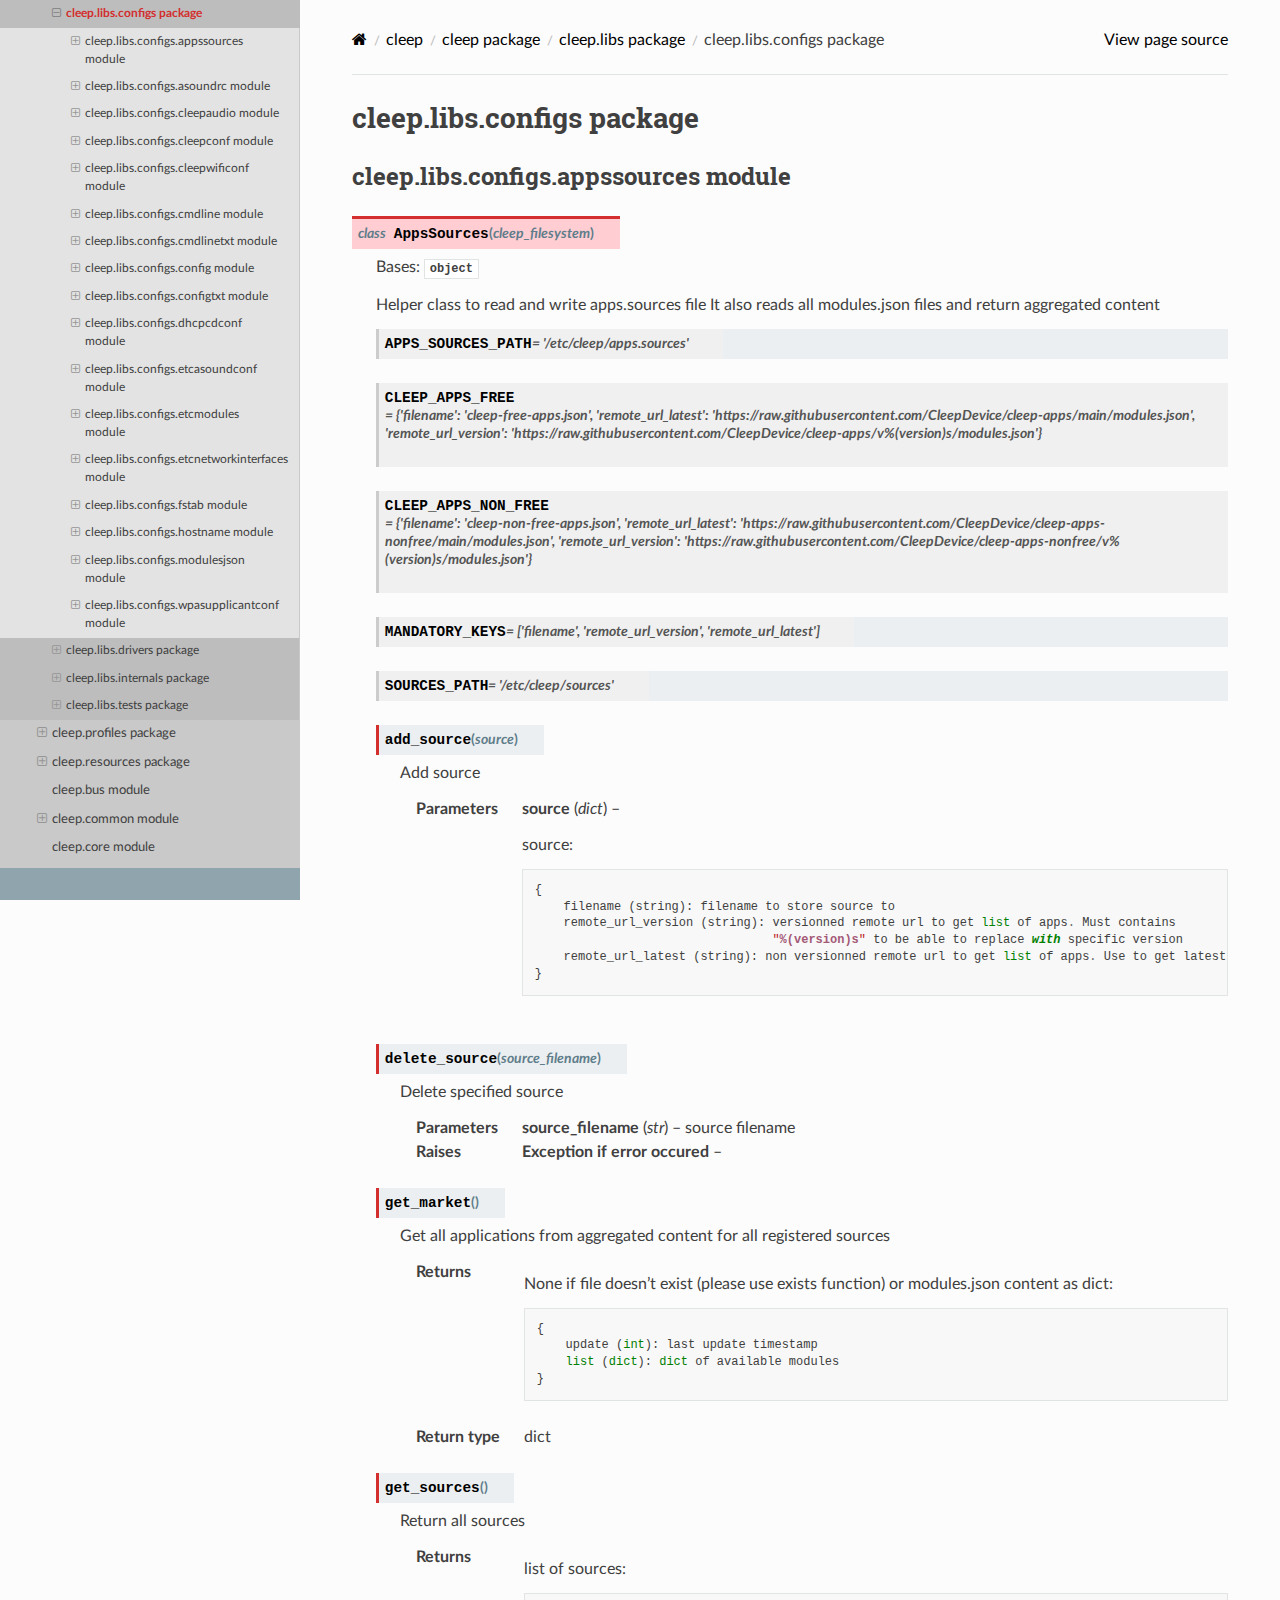
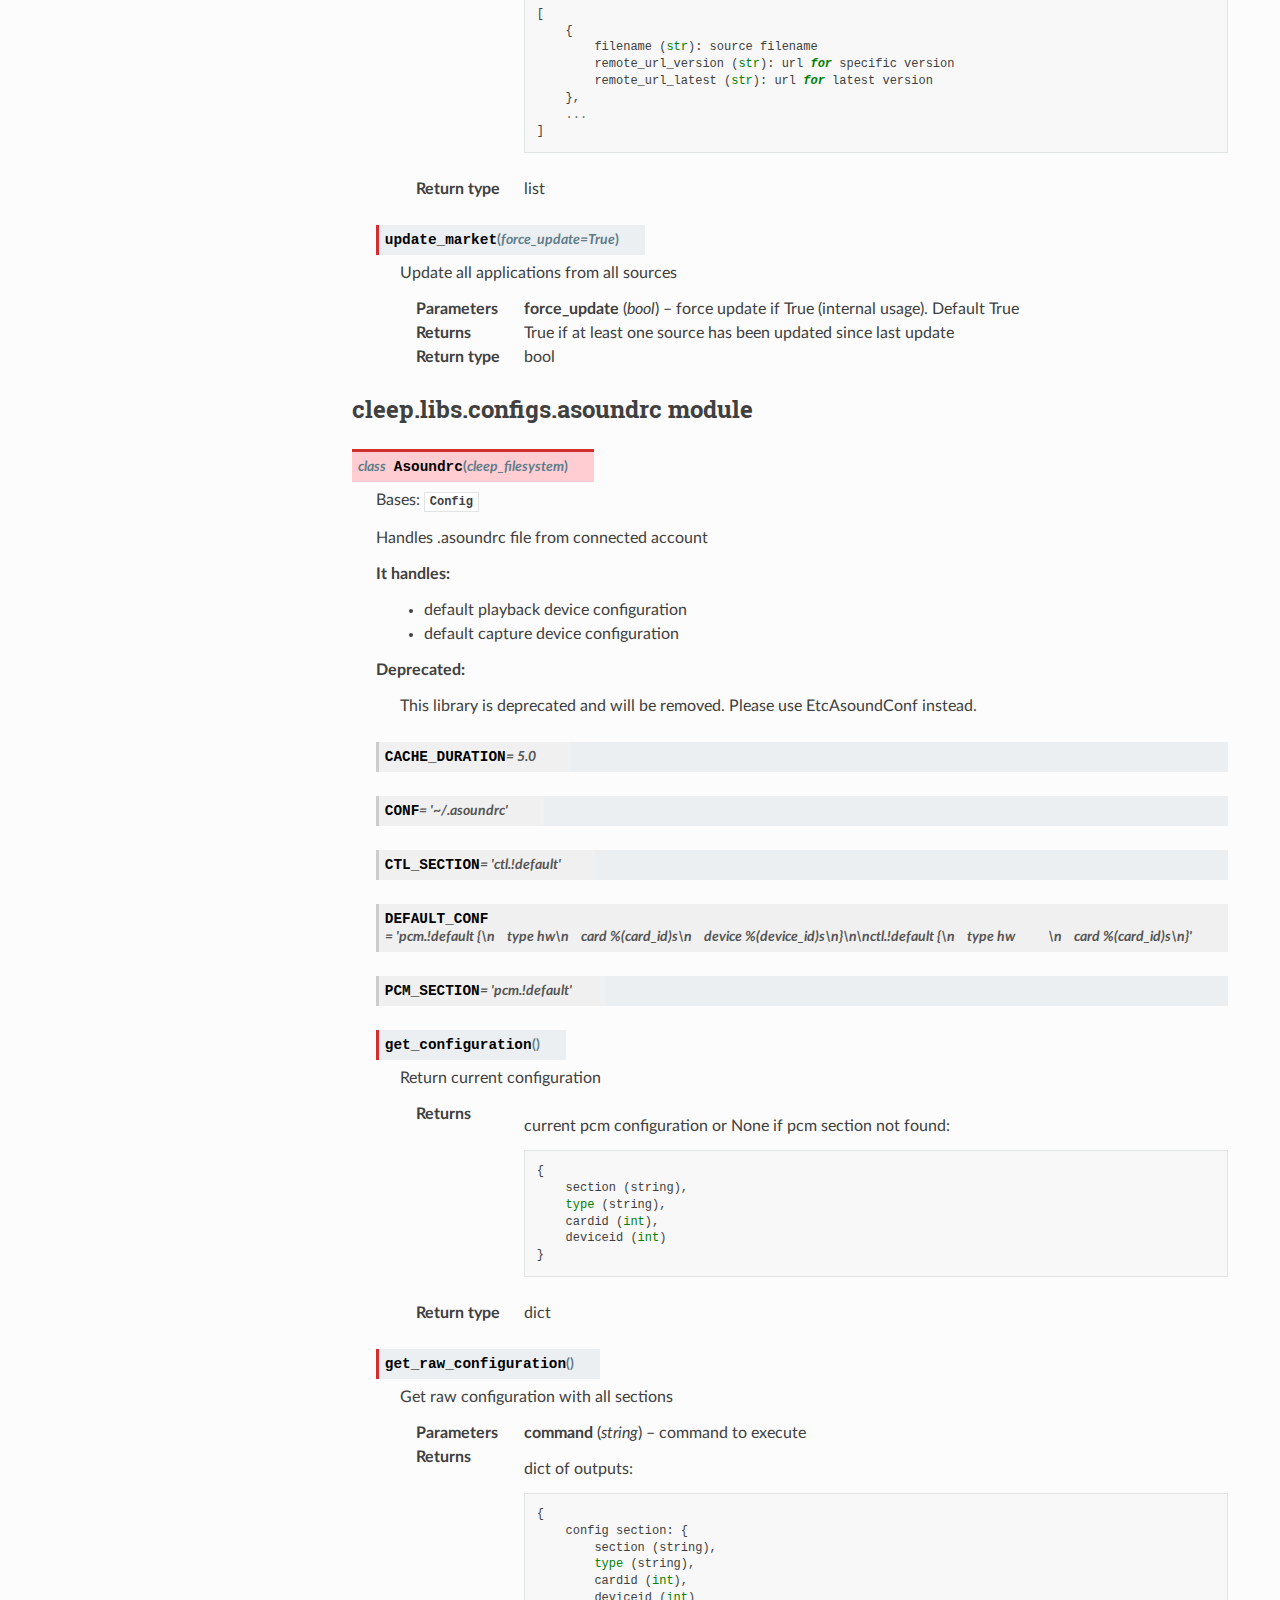
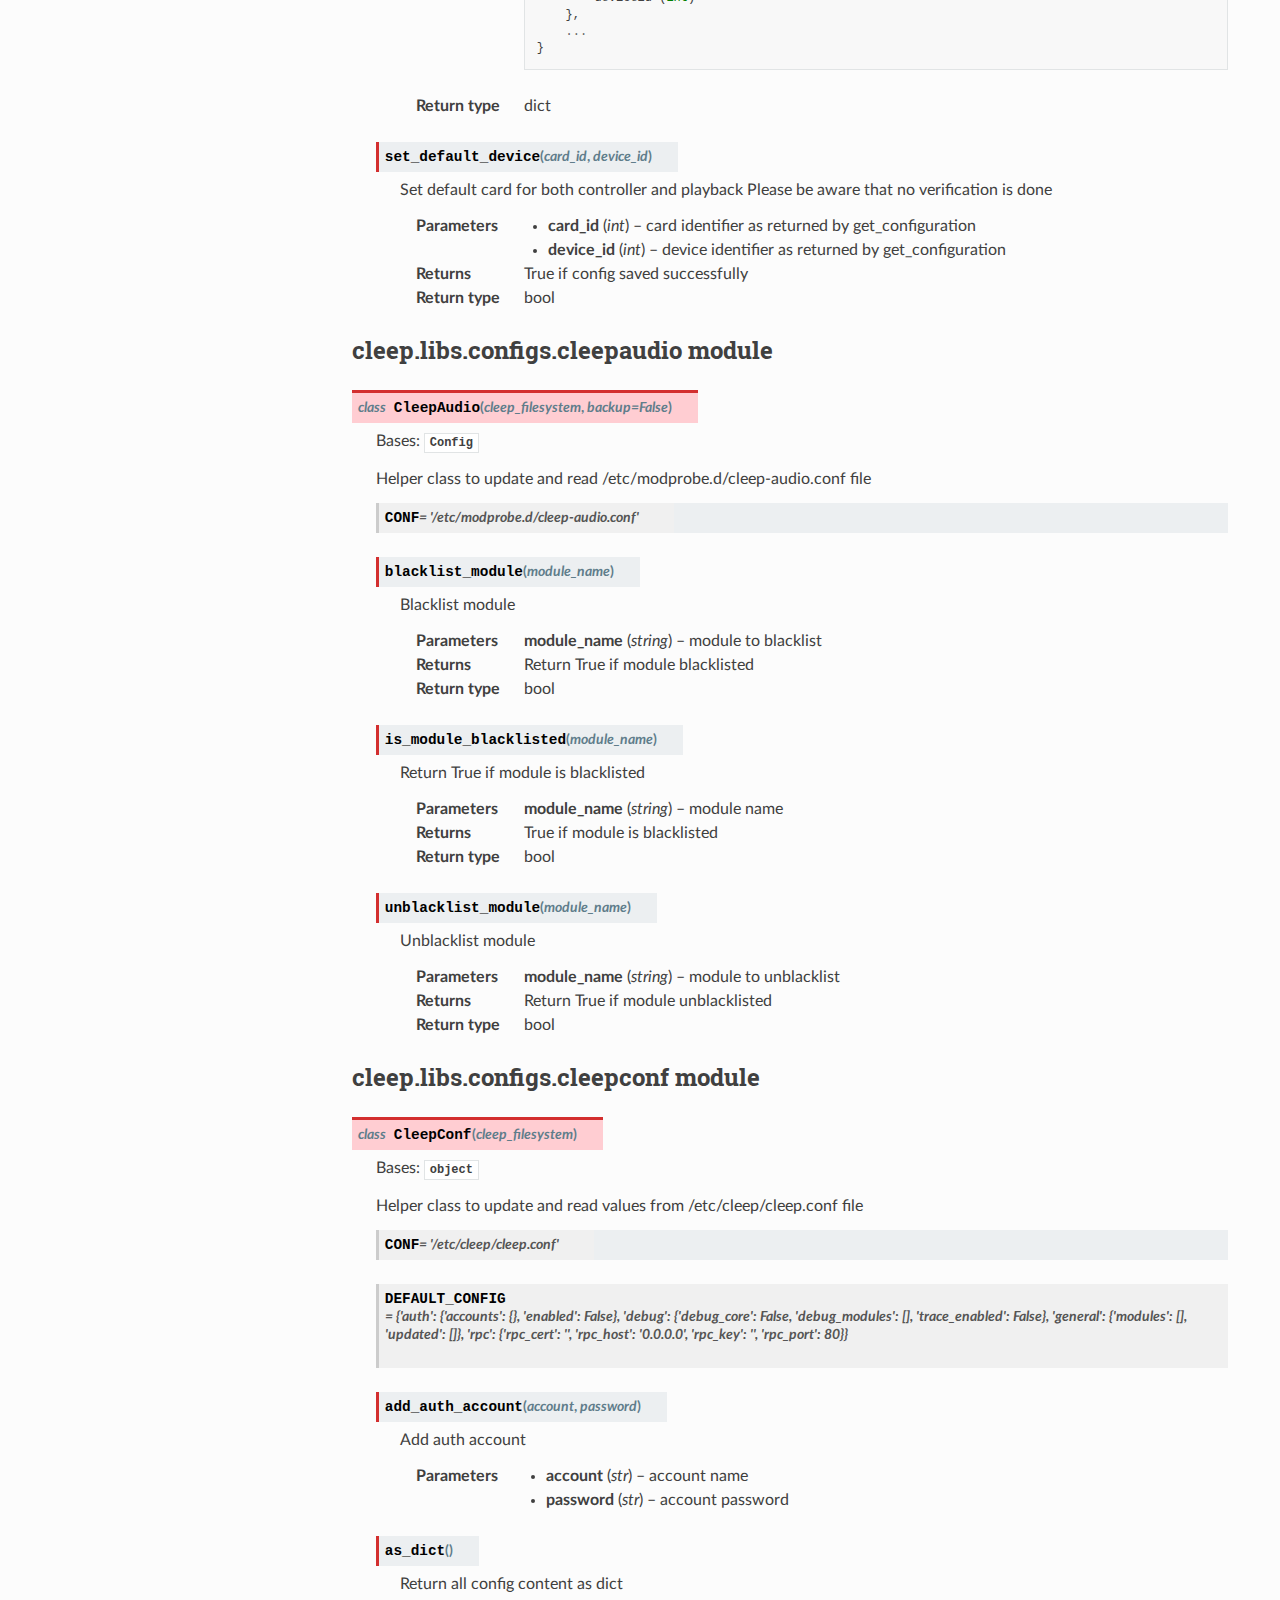
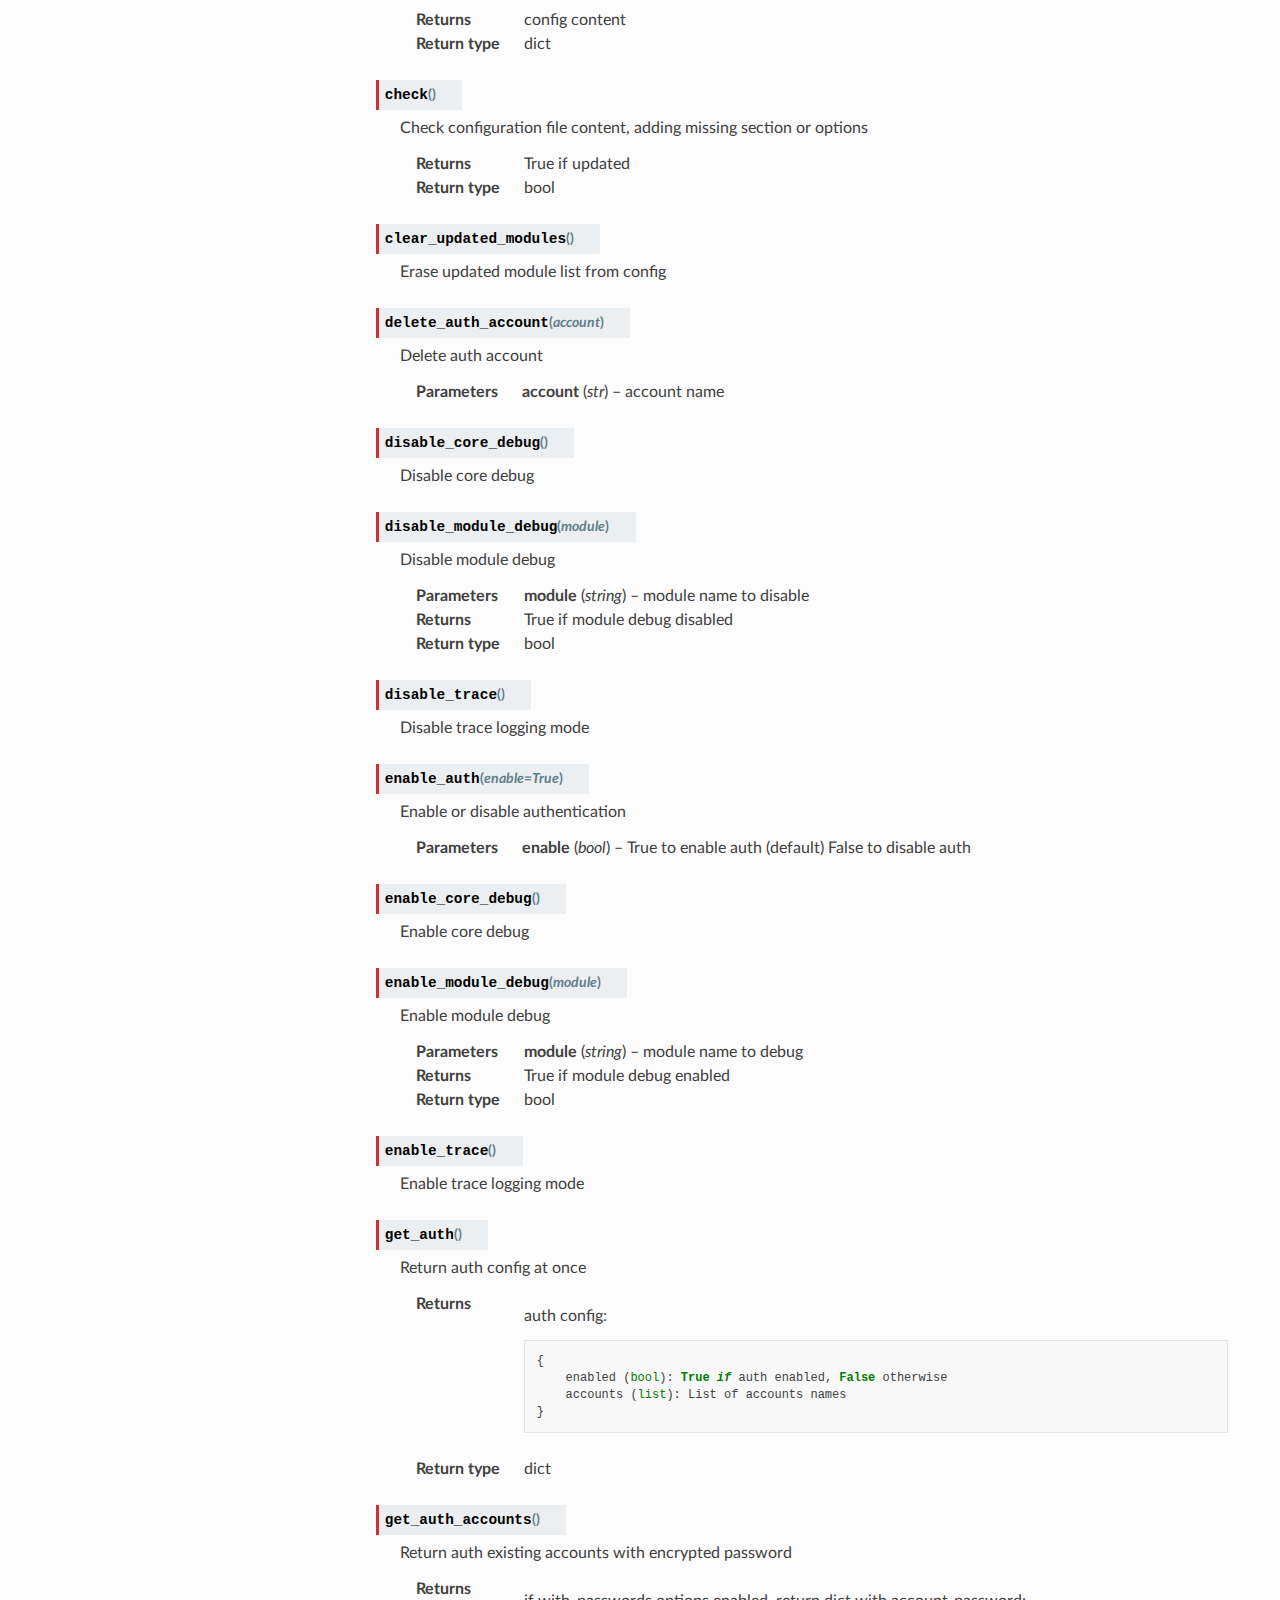
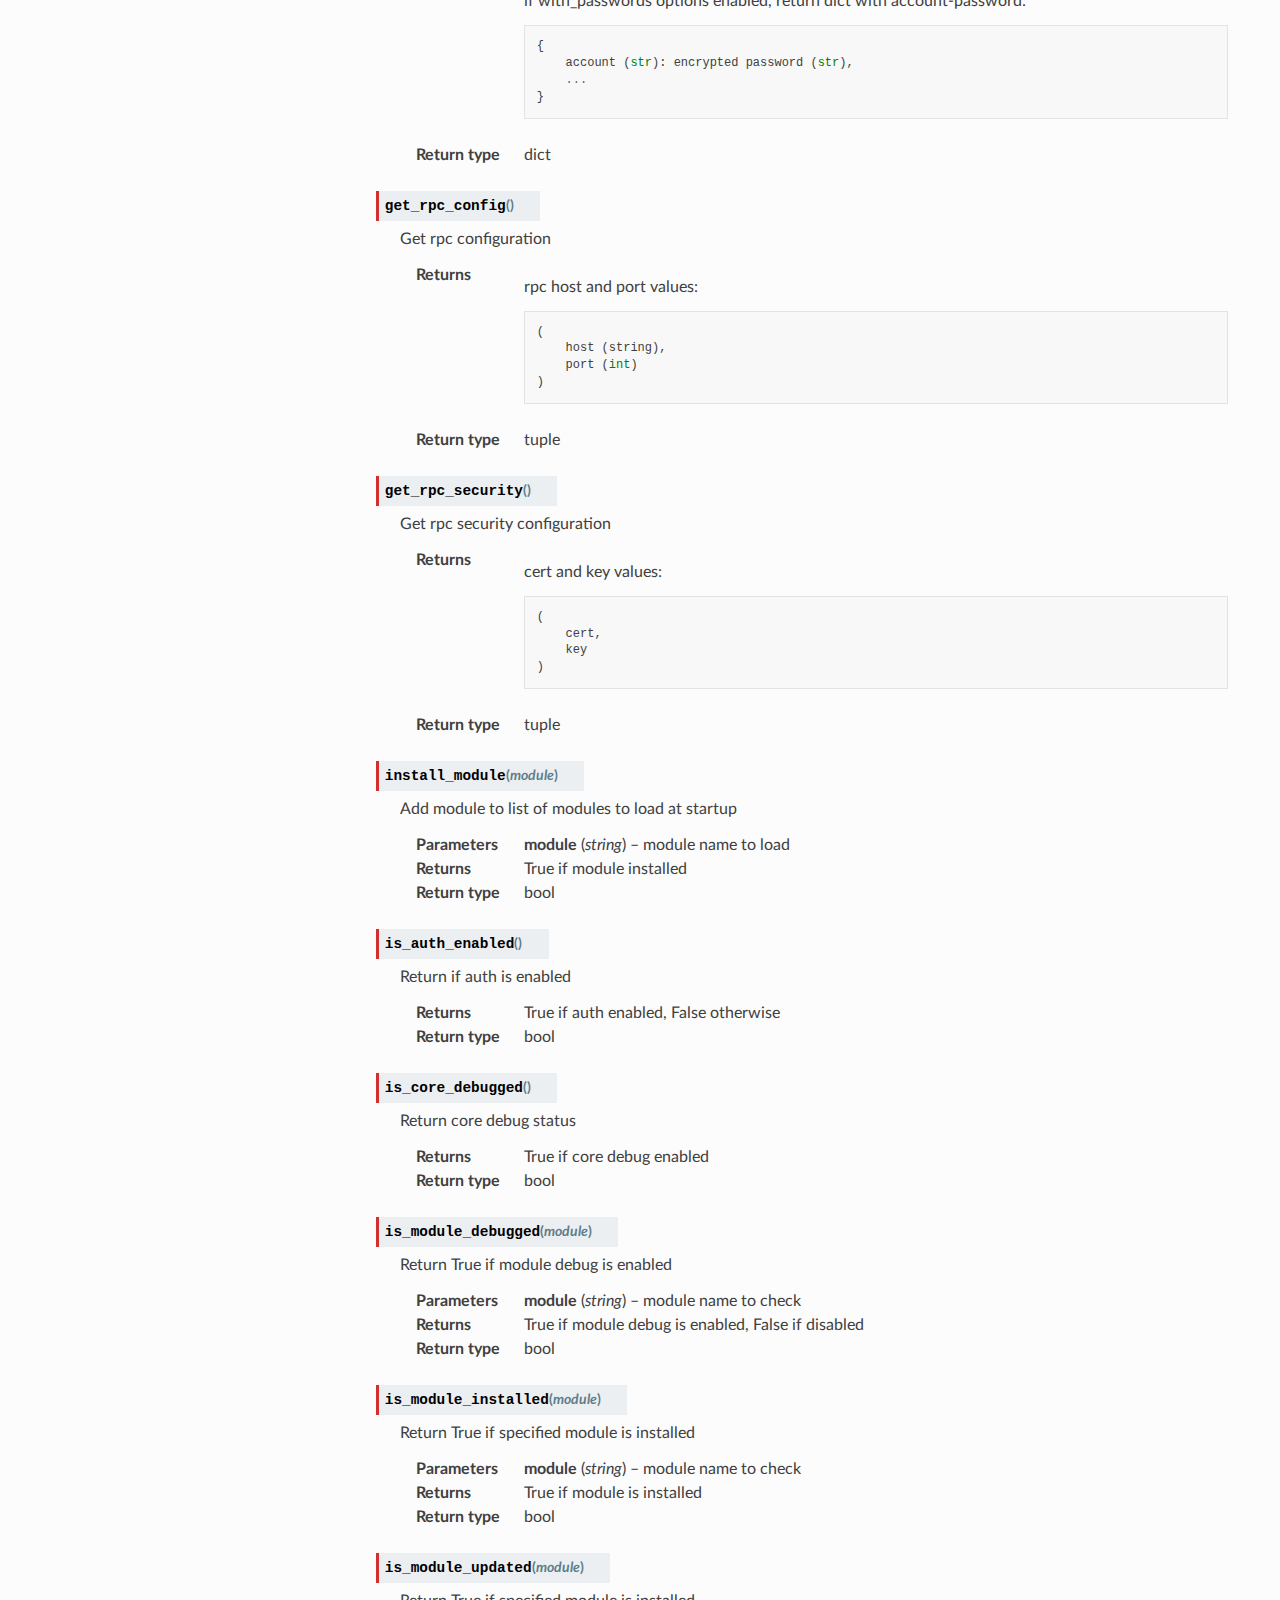
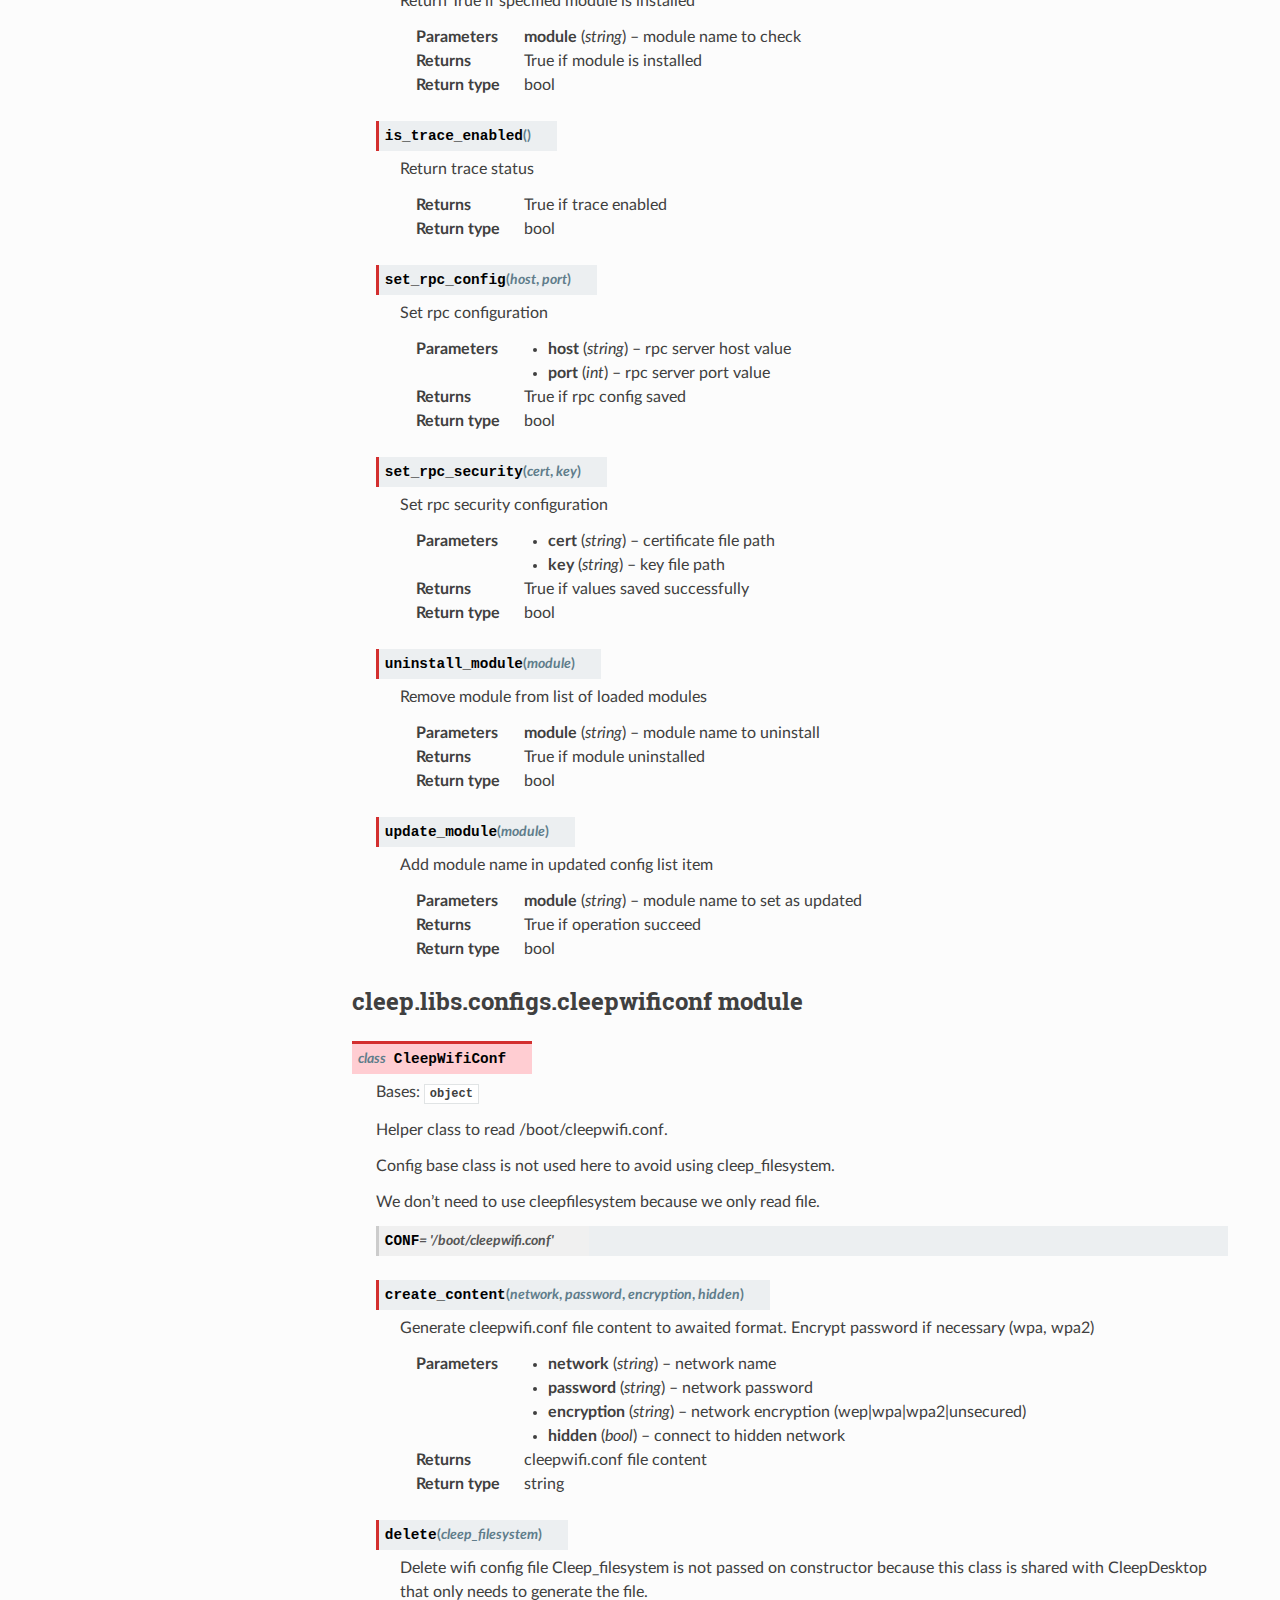
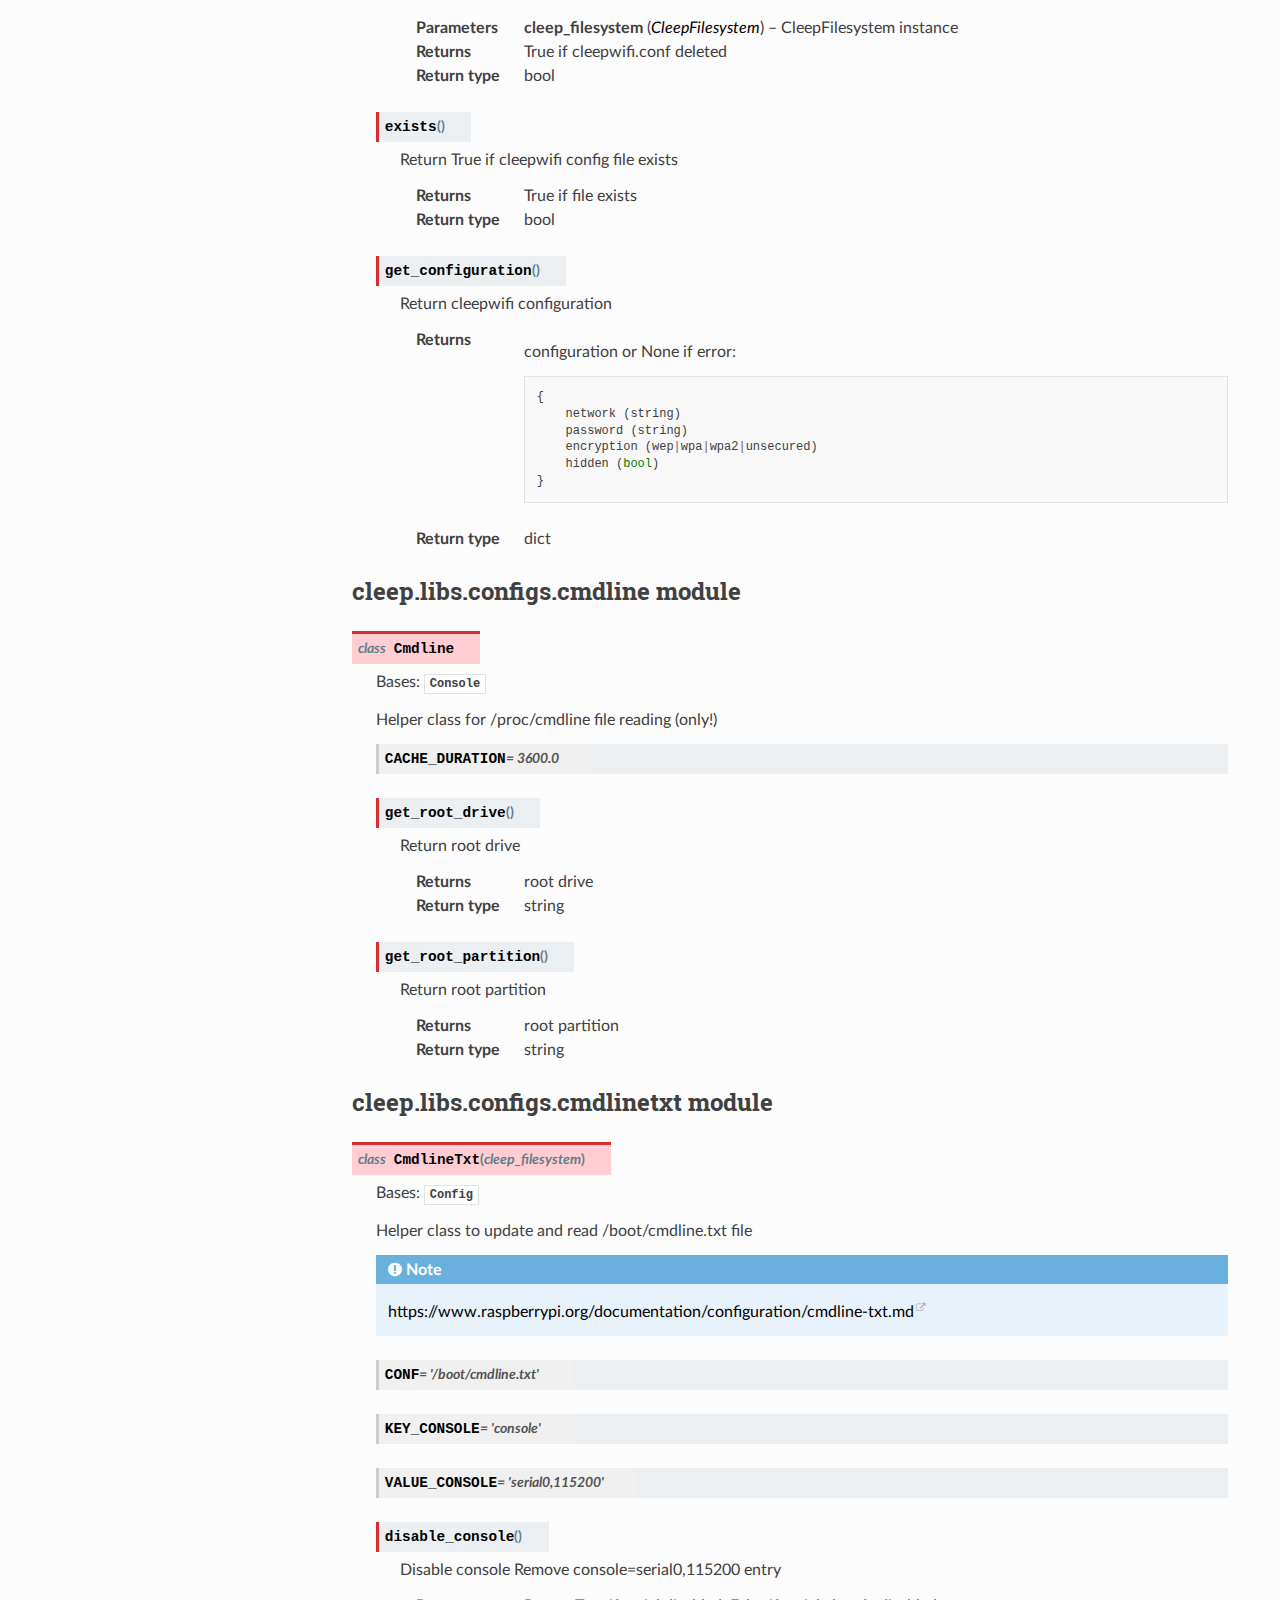
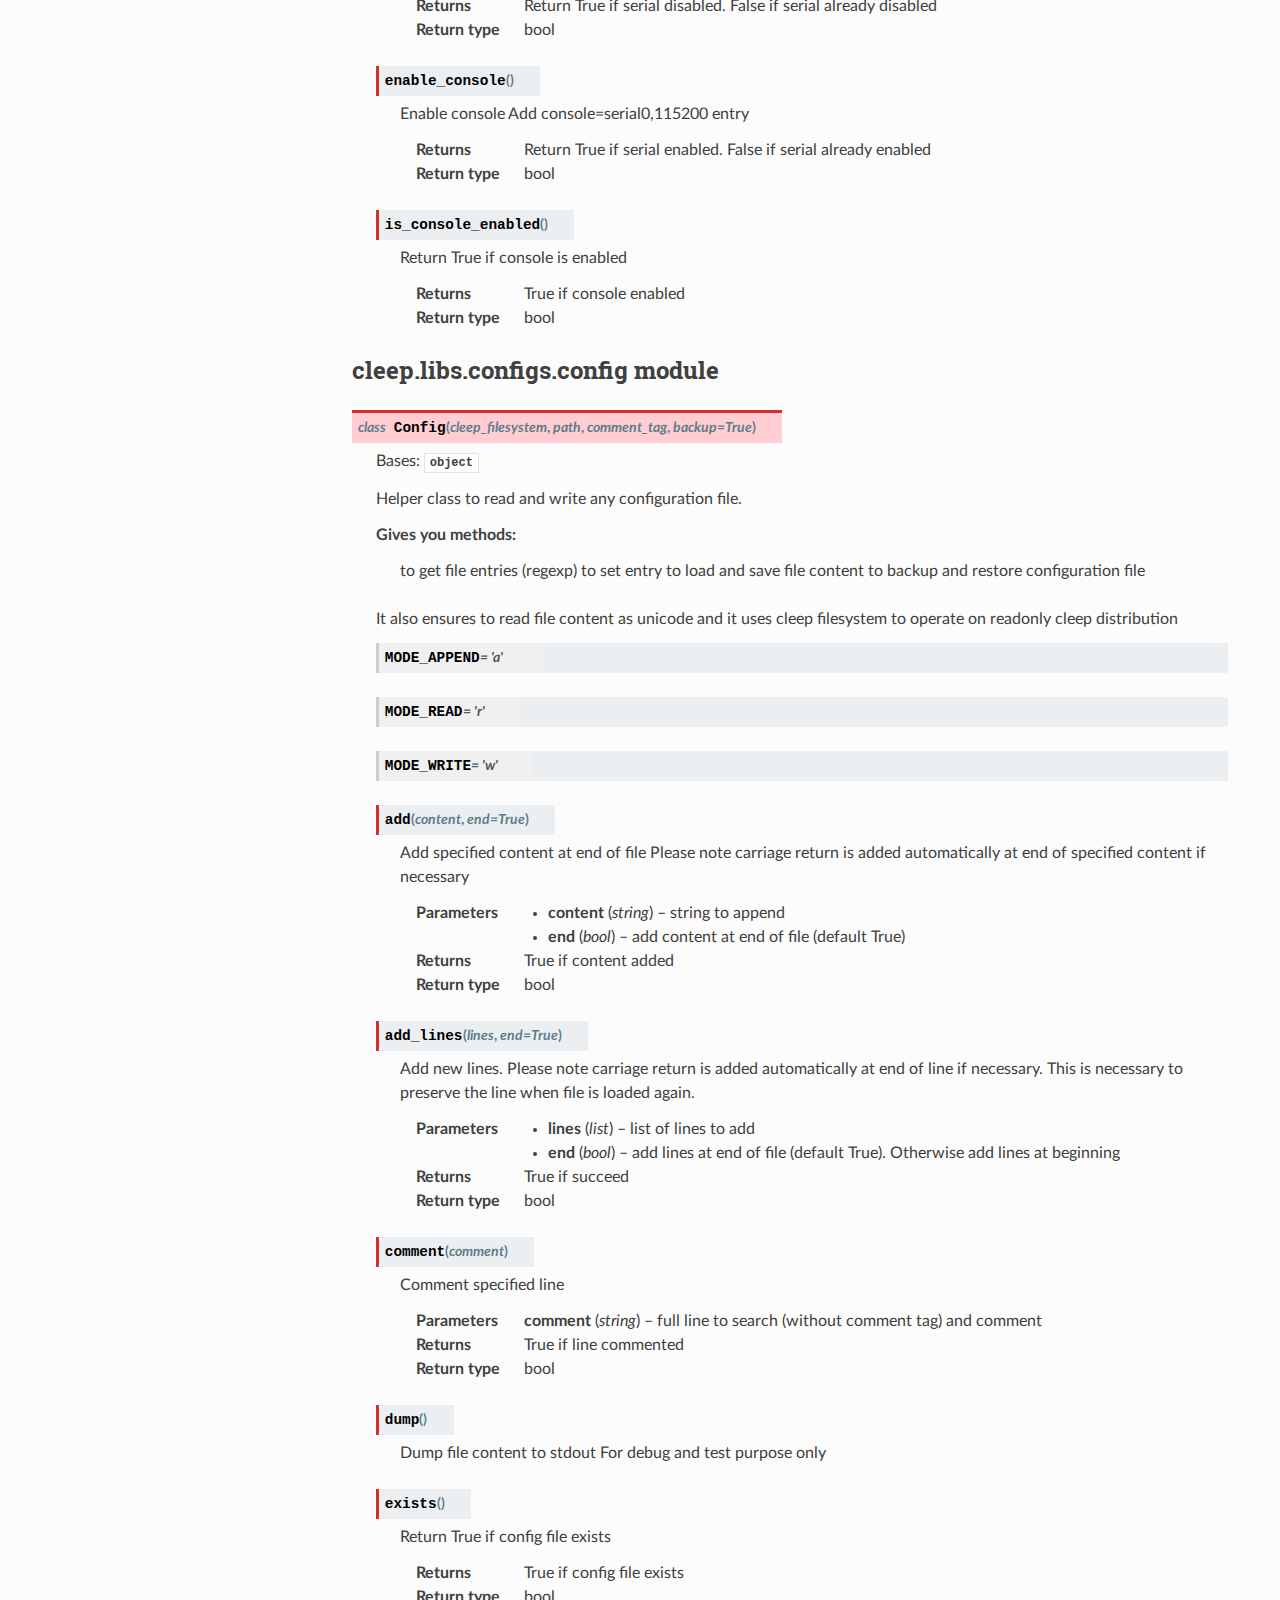
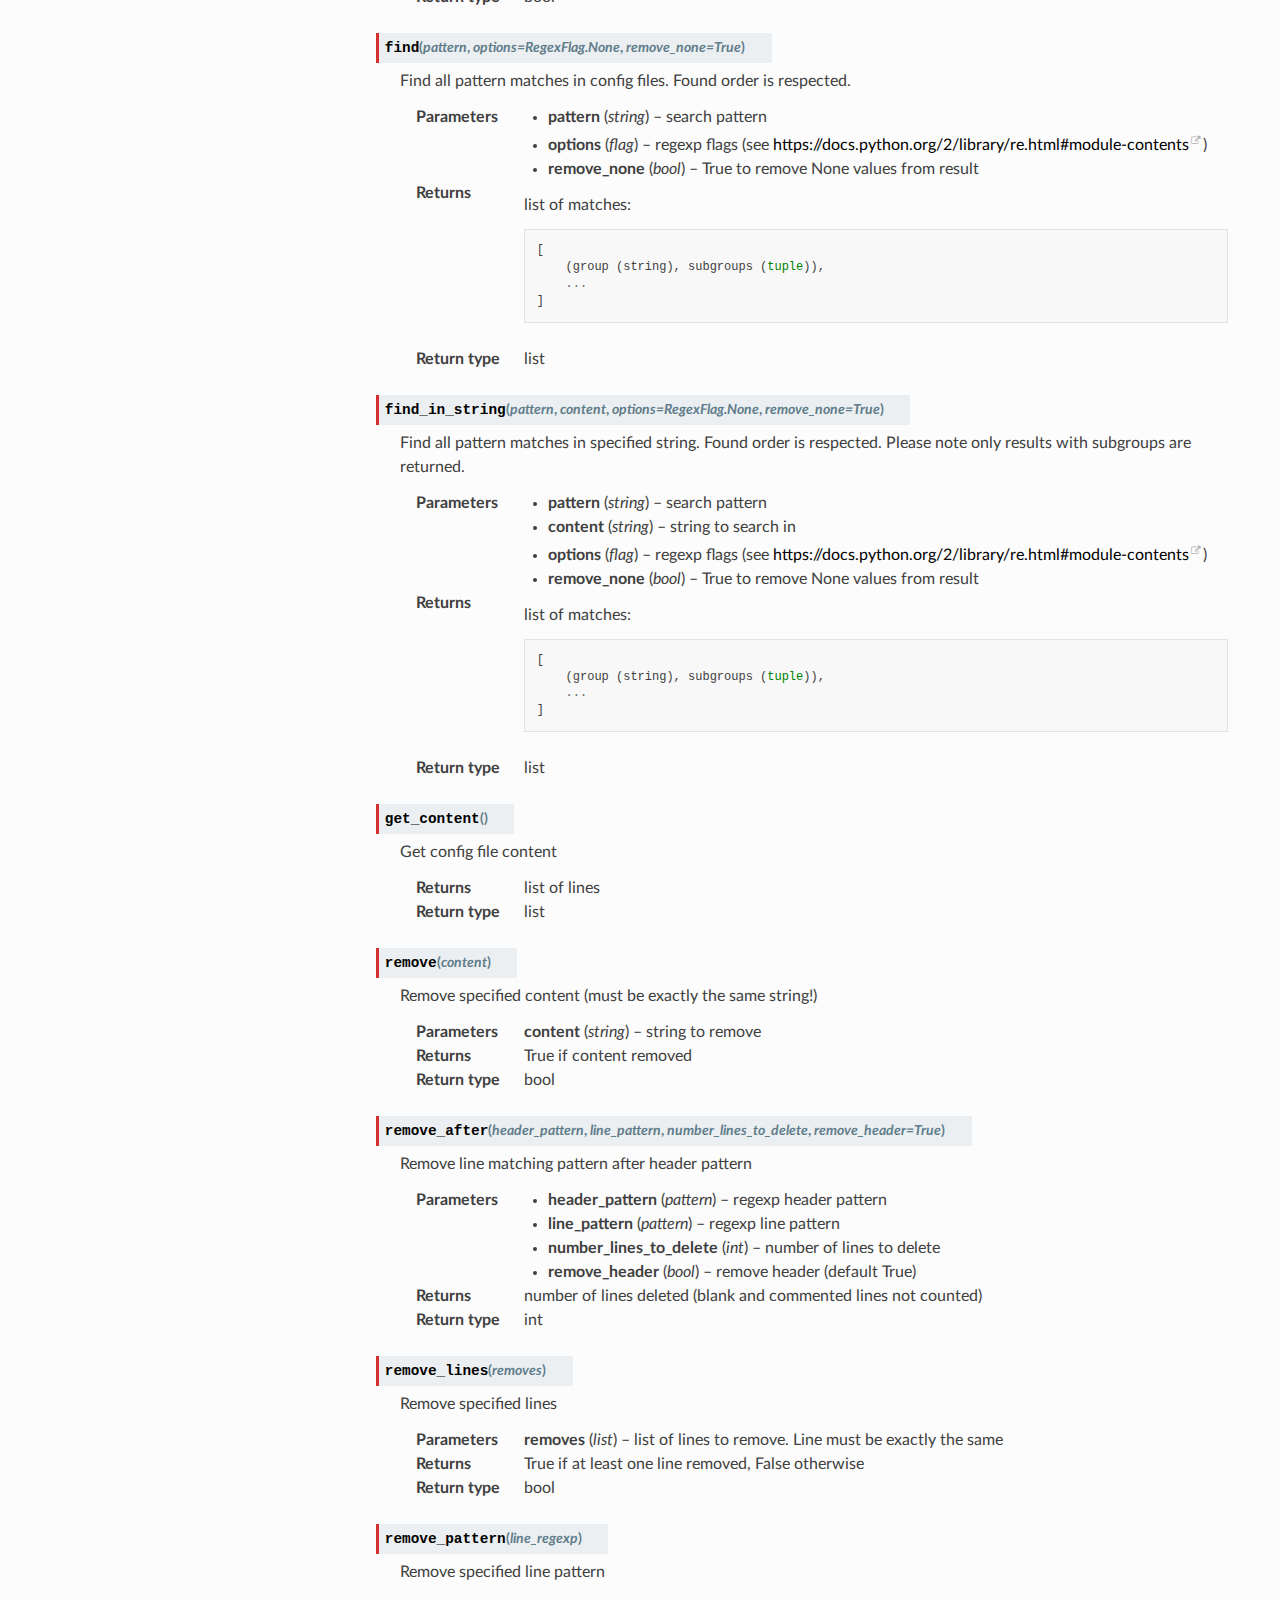
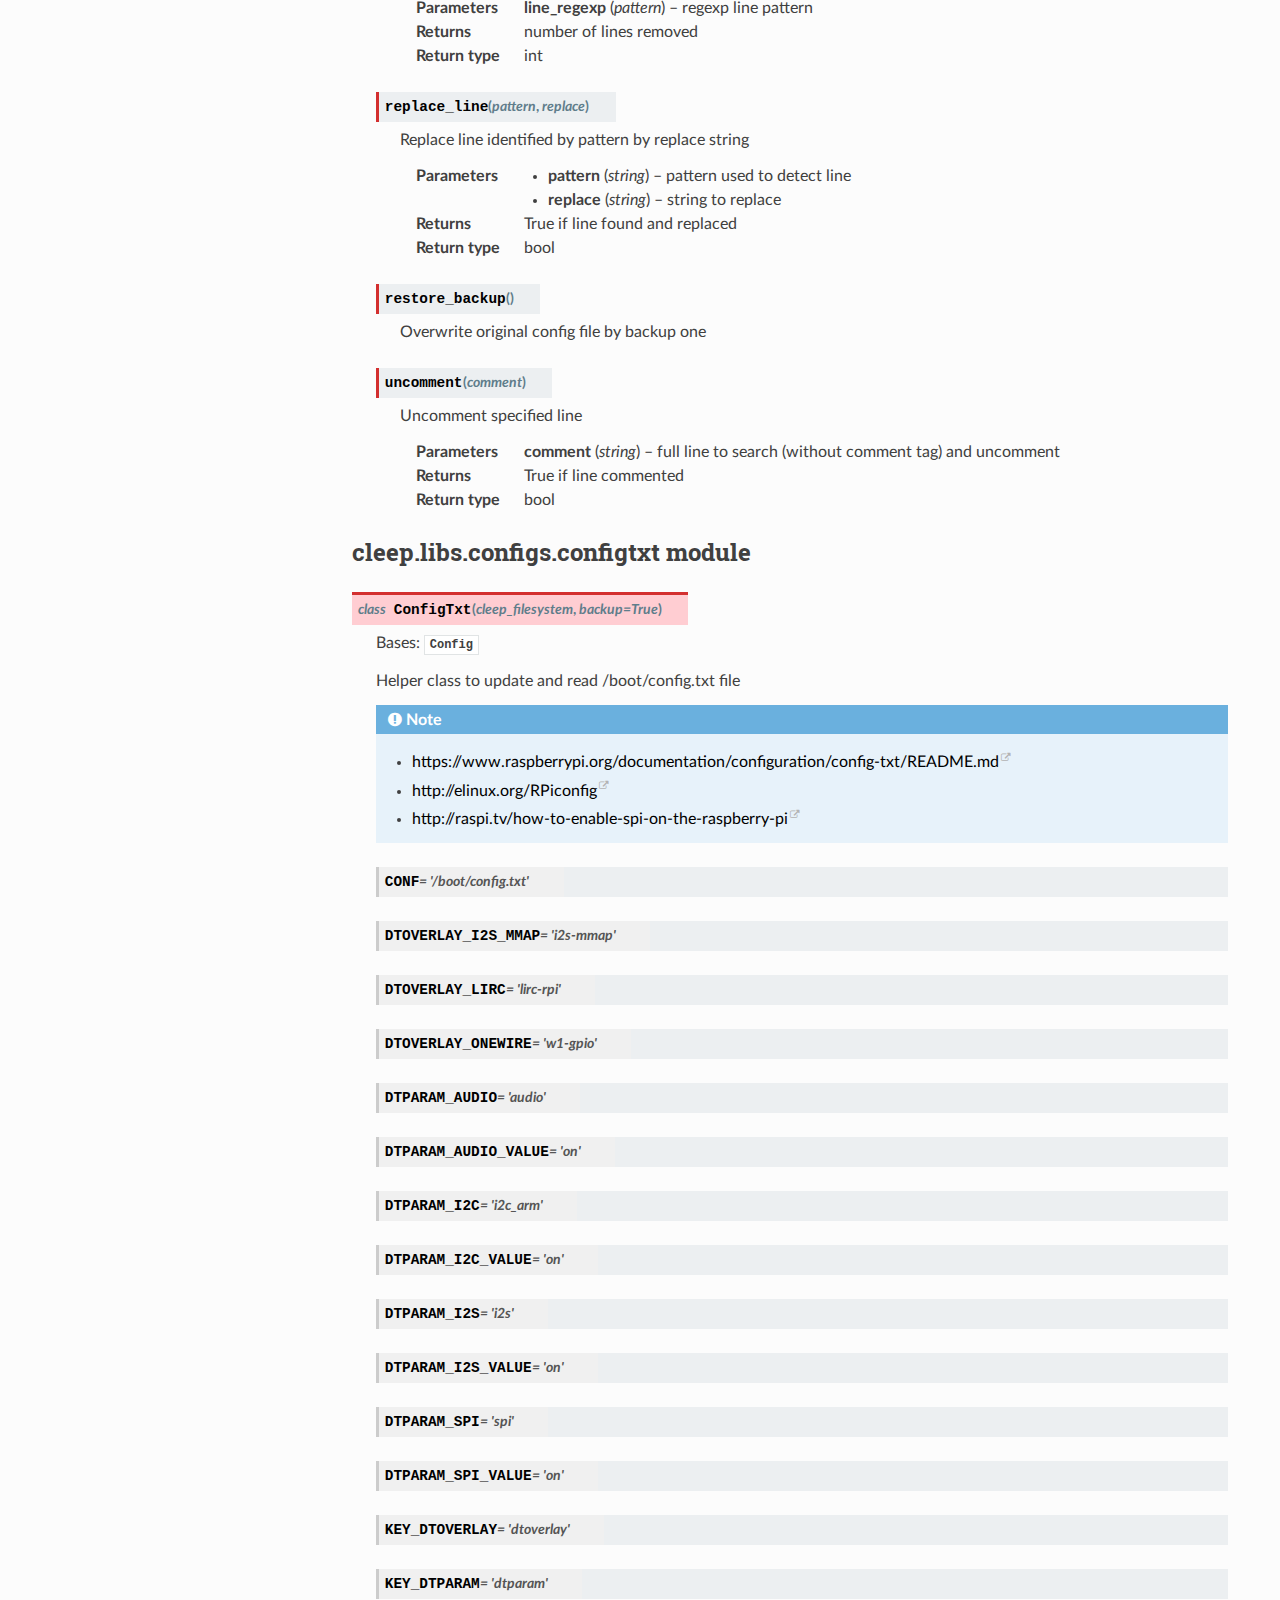
<file: source/cleep.libs.configs.html>
<!DOCTYPE html>
<html class="writer-html5" lang="en" >
<head>
  <meta charset="utf-8" /><meta name="generator" content="Docutils 0.17.1: http://docutils.sourceforge.net/" />

  <meta name="viewport" content="width=device-width, initial-scale=1.0" />
  <title>cleep.libs.configs package &mdash; Cleep core 0.1.0 documentation</title>
      <link rel="stylesheet" href="../_static/pygments.css" type="text/css" />
      <link rel="stylesheet" href="../_static/css/theme.css" type="text/css" />
      <link rel="stylesheet" href="../_static/cleep.css" type="text/css" />
      <link rel="stylesheet" href="../_static/cleep.css" type="text/css" />
    <link rel="shortcut icon" href="../_static/favicon.ico"/>
  <!--[if lt IE 9]>
    <script src="../_static/js/html5shiv.min.js"></script>
  <![endif]-->
  
        <script data-url_root="../" id="documentation_options" src="../_static/documentation_options.js"></script>
        <script src="../_static/jquery.js"></script>
        <script src="../_static/underscore.js"></script>
        <script src="../_static/_sphinx_javascript_frameworks_compat.js"></script>
        <script src="../_static/doctools.js"></script>
        <script src="../_static/sphinx_highlight.js"></script>
    <script src="../_static/js/theme.js"></script>
    <link rel="index" title="Index" href="../genindex.html" />
    <link rel="search" title="Search" href="../search.html" />
    <link rel="next" title="cleep.libs.drivers package" href="cleep.libs.drivers.html" />
    <link rel="prev" title="cleep.libs.commands package" href="cleep.libs.commands.html" /> 
</head>

<body class="wy-body-for-nav"> 
  <div class="wy-grid-for-nav">
    <nav data-toggle="wy-nav-shift" class="wy-nav-side">
      <div class="wy-side-scroll">
        <div class="wy-side-nav-search"  style="background: #607d8b" >

          
          
          <a href="../index.html" class="icon icon-home">
            Cleep core
              <img src="../_static/cleep-logo-red.png" class="logo" alt="Logo"/>
          </a>
              <div class="version">
                0.1.0
              </div>
<div role="search">
  <form id="rtd-search-form" class="wy-form" action="../search.html" method="get">
    <input type="text" name="q" placeholder="Search docs" aria-label="Search docs" />
    <input type="hidden" name="check_keywords" value="yes" />
    <input type="hidden" name="area" value="default" />
  </form>
</div>
        </div><div class="wy-menu wy-menu-vertical" data-spy="affix" role="navigation" aria-label="Navigation menu">
              <p class="caption" role="heading"><span class="caption-text">Contents:</span></p>
<ul class="current">
<li class="toctree-l1 current"><a class="reference internal" href="modules.html">cleep</a><ul class="current">
<li class="toctree-l2 current"><a class="reference internal" href="cleep.html">cleep package</a><ul class="current">
<li class="toctree-l3"><a class="reference internal" href="cleep.events.html">cleep.events package</a><ul>
<li class="toctree-l4"><a class="reference internal" href="cleep.events.html#module-cleep.events.coreappsupdatedevent">cleep.events.coreappsupdatedevent module</a><ul>
<li class="toctree-l5"><a class="reference internal" href="cleep.events.html#cleep.events.coreappsupdatedevent.CoreAppsUpdatedEvent"><code class="docutils literal notranslate"><span class="pre">CoreAppsUpdatedEvent</span></code></a><ul>
<li class="toctree-l6"><a class="reference internal" href="cleep.events.html#cleep.events.coreappsupdatedevent.CoreAppsUpdatedEvent.EVENT_NAME"><code class="docutils literal notranslate"><span class="pre">CoreAppsUpdatedEvent.EVENT_NAME</span></code></a></li>
<li class="toctree-l6"><a class="reference internal" href="cleep.events.html#cleep.events.coreappsupdatedevent.CoreAppsUpdatedEvent.EVENT_PARAMS"><code class="docutils literal notranslate"><span class="pre">CoreAppsUpdatedEvent.EVENT_PARAMS</span></code></a></li>
<li class="toctree-l6"><a class="reference internal" href="cleep.events.html#cleep.events.coreappsupdatedevent.CoreAppsUpdatedEvent.EVENT_PROPAGATE"><code class="docutils literal notranslate"><span class="pre">CoreAppsUpdatedEvent.EVENT_PROPAGATE</span></code></a></li>
</ul>
</li>
</ul>
</li>
<li class="toctree-l4"><a class="reference internal" href="cleep.events.html#module-cleep.events.coredevicedeletedevent">cleep.events.coredevicedeletedevent module</a><ul>
<li class="toctree-l5"><a class="reference internal" href="cleep.events.html#cleep.events.coredevicedeletedevent.CoreDeviceDeletedEvent"><code class="docutils literal notranslate"><span class="pre">CoreDeviceDeletedEvent</span></code></a><ul>
<li class="toctree-l6"><a class="reference internal" href="cleep.events.html#cleep.events.coredevicedeletedevent.CoreDeviceDeletedEvent.EVENT_NAME"><code class="docutils literal notranslate"><span class="pre">CoreDeviceDeletedEvent.EVENT_NAME</span></code></a></li>
<li class="toctree-l6"><a class="reference internal" href="cleep.events.html#cleep.events.coredevicedeletedevent.CoreDeviceDeletedEvent.EVENT_PARAMS"><code class="docutils literal notranslate"><span class="pre">CoreDeviceDeletedEvent.EVENT_PARAMS</span></code></a></li>
<li class="toctree-l6"><a class="reference internal" href="cleep.events.html#cleep.events.coredevicedeletedevent.CoreDeviceDeletedEvent.EVENT_PROPAGATE"><code class="docutils literal notranslate"><span class="pre">CoreDeviceDeletedEvent.EVENT_PROPAGATE</span></code></a></li>
</ul>
</li>
</ul>
</li>
</ul>
</li>
<li class="toctree-l3 current"><a class="reference internal" href="cleep.libs.html">cleep.libs package</a><ul class="current">
<li class="toctree-l4"><a class="reference internal" href="cleep.libs.commands.html">cleep.libs.commands package</a><ul>
<li class="toctree-l5"><a class="reference internal" href="cleep.libs.commands.html#module-cleep.libs.commands.alsa">cleep.libs.commands.alsa module</a><ul>
<li class="toctree-l6"><a class="reference internal" href="cleep.libs.commands.html#cleep.libs.commands.alsa.Alsa"><code class="docutils literal notranslate"><span class="pre">Alsa</span></code></a></li>
</ul>
</li>
<li class="toctree-l5"><a class="reference internal" href="cleep.libs.commands.html#module-cleep.libs.commands.blkid">cleep.libs.commands.blkid module</a><ul>
<li class="toctree-l6"><a class="reference internal" href="cleep.libs.commands.html#cleep.libs.commands.blkid.Blkid"><code class="docutils literal notranslate"><span class="pre">Blkid</span></code></a></li>
</ul>
</li>
<li class="toctree-l5"><a class="reference internal" href="cleep.libs.commands.html#cleep-libs-commands-ifconfig-module">cleep.libs.commands.ifconfig module</a></li>
<li class="toctree-l5"><a class="reference internal" href="cleep.libs.commands.html#module-cleep.libs.commands.ifupdown">cleep.libs.commands.ifupdown module</a><ul>
<li class="toctree-l6"><a class="reference internal" href="cleep.libs.commands.html#cleep.libs.commands.ifupdown.Ifupdown"><code class="docutils literal notranslate"><span class="pre">Ifupdown</span></code></a></li>
</ul>
</li>
<li class="toctree-l5"><a class="reference internal" href="cleep.libs.commands.html#module-cleep.libs.commands.ip">cleep.libs.commands.ip module</a><ul>
<li class="toctree-l6"><a class="reference internal" href="cleep.libs.commands.html#cleep.libs.commands.ip.Ip"><code class="docutils literal notranslate"><span class="pre">Ip</span></code></a></li>
</ul>
</li>
<li class="toctree-l5"><a class="reference internal" href="cleep.libs.commands.html#module-cleep.libs.commands.iw">cleep.libs.commands.iw module</a><ul>
<li class="toctree-l6"><a class="reference internal" href="cleep.libs.commands.html#cleep.libs.commands.iw.Iw"><code class="docutils literal notranslate"><span class="pre">Iw</span></code></a></li>
</ul>
</li>
<li class="toctree-l5"><a class="reference internal" href="cleep.libs.commands.html#module-cleep.libs.commands.iwconfig">cleep.libs.commands.iwconfig module</a><ul>
<li class="toctree-l6"><a class="reference internal" href="cleep.libs.commands.html#cleep.libs.commands.iwconfig.Iwconfig"><code class="docutils literal notranslate"><span class="pre">Iwconfig</span></code></a></li>
</ul>
</li>
<li class="toctree-l5"><a class="reference internal" href="cleep.libs.commands.html#module-cleep.libs.commands.iwgetid">cleep.libs.commands.iwgetid module</a><ul>
<li class="toctree-l6"><a class="reference internal" href="cleep.libs.commands.html#cleep.libs.commands.iwgetid.Iwgetid"><code class="docutils literal notranslate"><span class="pre">Iwgetid</span></code></a></li>
</ul>
</li>
<li class="toctree-l5"><a class="reference internal" href="cleep.libs.commands.html#module-cleep.libs.commands.iwlist">cleep.libs.commands.iwlist module</a><ul>
<li class="toctree-l6"><a class="reference internal" href="cleep.libs.commands.html#cleep.libs.commands.iwlist.Iwlist"><code class="docutils literal notranslate"><span class="pre">Iwlist</span></code></a></li>
</ul>
</li>
<li class="toctree-l5"><a class="reference internal" href="cleep.libs.commands.html#module-cleep.libs.commands.lsblk">cleep.libs.commands.lsblk module</a><ul>
<li class="toctree-l6"><a class="reference internal" href="cleep.libs.commands.html#cleep.libs.commands.lsblk.Lsblk"><code class="docutils literal notranslate"><span class="pre">Lsblk</span></code></a></li>
</ul>
</li>
<li class="toctree-l5"><a class="reference internal" href="cleep.libs.commands.html#module-cleep.libs.commands.lsmod">cleep.libs.commands.lsmod module</a><ul>
<li class="toctree-l6"><a class="reference internal" href="cleep.libs.commands.html#cleep.libs.commands.lsmod.Lsmod"><code class="docutils literal notranslate"><span class="pre">Lsmod</span></code></a></li>
</ul>
</li>
<li class="toctree-l5"><a class="reference internal" href="cleep.libs.commands.html#module-cleep.libs.commands.modprobe">cleep.libs.commands.modprobe module</a><ul>
<li class="toctree-l6"><a class="reference internal" href="cleep.libs.commands.html#cleep.libs.commands.modprobe.Modprobe"><code class="docutils literal notranslate"><span class="pre">Modprobe</span></code></a></li>
</ul>
</li>
<li class="toctree-l5"><a class="reference internal" href="cleep.libs.commands.html#module-cleep.libs.commands.rfkill">cleep.libs.commands.rfkill module</a><ul>
<li class="toctree-l6"><a class="reference internal" href="cleep.libs.commands.html#cleep.libs.commands.rfkill.Rfkill"><code class="docutils literal notranslate"><span class="pre">Rfkill</span></code></a></li>
</ul>
</li>
<li class="toctree-l5"><a class="reference internal" href="cleep.libs.commands.html#module-cleep.libs.commands.udevadm">cleep.libs.commands.udevadm module</a><ul>
<li class="toctree-l6"><a class="reference internal" href="cleep.libs.commands.html#cleep.libs.commands.udevadm.Udevadm"><code class="docutils literal notranslate"><span class="pre">Udevadm</span></code></a></li>
</ul>
</li>
<li class="toctree-l5"><a class="reference internal" href="cleep.libs.commands.html#module-cleep.libs.commands.wpacli">cleep.libs.commands.wpacli module</a><ul>
<li class="toctree-l6"><a class="reference internal" href="cleep.libs.commands.html#cleep.libs.commands.wpacli.Wpacli"><code class="docutils literal notranslate"><span class="pre">Wpacli</span></code></a></li>
</ul>
</li>
</ul>
</li>
<li class="toctree-l4 current"><a class="current reference internal" href="#">cleep.libs.configs package</a><ul>
<li class="toctree-l5"><a class="reference internal" href="#module-cleep.libs.configs.appssources">cleep.libs.configs.appssources module</a><ul>
<li class="toctree-l6"><a class="reference internal" href="#cleep.libs.configs.appssources.AppsSources"><code class="docutils literal notranslate"><span class="pre">AppsSources</span></code></a></li>
</ul>
</li>
<li class="toctree-l5"><a class="reference internal" href="#module-cleep.libs.configs.asoundrc">cleep.libs.configs.asoundrc module</a><ul>
<li class="toctree-l6"><a class="reference internal" href="#cleep.libs.configs.asoundrc.Asoundrc"><code class="docutils literal notranslate"><span class="pre">Asoundrc</span></code></a></li>
</ul>
</li>
<li class="toctree-l5"><a class="reference internal" href="#module-cleep.libs.configs.cleepaudio">cleep.libs.configs.cleepaudio module</a><ul>
<li class="toctree-l6"><a class="reference internal" href="#cleep.libs.configs.cleepaudio.CleepAudio"><code class="docutils literal notranslate"><span class="pre">CleepAudio</span></code></a></li>
</ul>
</li>
<li class="toctree-l5"><a class="reference internal" href="#module-cleep.libs.configs.cleepconf">cleep.libs.configs.cleepconf module</a><ul>
<li class="toctree-l6"><a class="reference internal" href="#cleep.libs.configs.cleepconf.CleepConf"><code class="docutils literal notranslate"><span class="pre">CleepConf</span></code></a></li>
</ul>
</li>
<li class="toctree-l5"><a class="reference internal" href="#module-cleep.libs.configs.cleepwificonf">cleep.libs.configs.cleepwificonf module</a><ul>
<li class="toctree-l6"><a class="reference internal" href="#cleep.libs.configs.cleepwificonf.CleepWifiConf"><code class="docutils literal notranslate"><span class="pre">CleepWifiConf</span></code></a></li>
</ul>
</li>
<li class="toctree-l5"><a class="reference internal" href="#module-cleep.libs.configs.cmdline">cleep.libs.configs.cmdline module</a><ul>
<li class="toctree-l6"><a class="reference internal" href="#cleep.libs.configs.cmdline.Cmdline"><code class="docutils literal notranslate"><span class="pre">Cmdline</span></code></a></li>
</ul>
</li>
<li class="toctree-l5"><a class="reference internal" href="#module-cleep.libs.configs.cmdlinetxt">cleep.libs.configs.cmdlinetxt module</a><ul>
<li class="toctree-l6"><a class="reference internal" href="#cleep.libs.configs.cmdlinetxt.CmdlineTxt"><code class="docutils literal notranslate"><span class="pre">CmdlineTxt</span></code></a></li>
</ul>
</li>
<li class="toctree-l5"><a class="reference internal" href="#module-cleep.libs.configs.config">cleep.libs.configs.config module</a><ul>
<li class="toctree-l6"><a class="reference internal" href="#cleep.libs.configs.config.Config"><code class="docutils literal notranslate"><span class="pre">Config</span></code></a></li>
</ul>
</li>
<li class="toctree-l5"><a class="reference internal" href="#module-cleep.libs.configs.configtxt">cleep.libs.configs.configtxt module</a><ul>
<li class="toctree-l6"><a class="reference internal" href="#cleep.libs.configs.configtxt.ConfigTxt"><code class="docutils literal notranslate"><span class="pre">ConfigTxt</span></code></a></li>
</ul>
</li>
<li class="toctree-l5"><a class="reference internal" href="#module-cleep.libs.configs.dhcpcdconf">cleep.libs.configs.dhcpcdconf module</a><ul>
<li class="toctree-l6"><a class="reference internal" href="#cleep.libs.configs.dhcpcdconf.DhcpcdConf"><code class="docutils literal notranslate"><span class="pre">DhcpcdConf</span></code></a></li>
</ul>
</li>
<li class="toctree-l5"><a class="reference internal" href="#module-cleep.libs.configs.etcasoundconf">cleep.libs.configs.etcasoundconf module</a><ul>
<li class="toctree-l6"><a class="reference internal" href="#cleep.libs.configs.etcasoundconf.EtcAsoundConf"><code class="docutils literal notranslate"><span class="pre">EtcAsoundConf</span></code></a></li>
</ul>
</li>
<li class="toctree-l5"><a class="reference internal" href="#module-cleep.libs.configs.etcmodules">cleep.libs.configs.etcmodules module</a><ul>
<li class="toctree-l6"><a class="reference internal" href="#cleep.libs.configs.etcmodules.EtcModules"><code class="docutils literal notranslate"><span class="pre">EtcModules</span></code></a></li>
</ul>
</li>
<li class="toctree-l5"><a class="reference internal" href="#module-cleep.libs.configs.etcnetworkinterfaces">cleep.libs.configs.etcnetworkinterfaces module</a><ul>
<li class="toctree-l6"><a class="reference internal" href="#cleep.libs.configs.etcnetworkinterfaces.EtcNetworkInterfaces"><code class="docutils literal notranslate"><span class="pre">EtcNetworkInterfaces</span></code></a></li>
</ul>
</li>
<li class="toctree-l5"><a class="reference internal" href="#module-cleep.libs.configs.fstab">cleep.libs.configs.fstab module</a><ul>
<li class="toctree-l6"><a class="reference internal" href="#cleep.libs.configs.fstab.Fstab"><code class="docutils literal notranslate"><span class="pre">Fstab</span></code></a></li>
</ul>
</li>
<li class="toctree-l5"><a class="reference internal" href="#module-cleep.libs.configs.hostname">cleep.libs.configs.hostname module</a><ul>
<li class="toctree-l6"><a class="reference internal" href="#cleep.libs.configs.hostname.Hostname"><code class="docutils literal notranslate"><span class="pre">Hostname</span></code></a></li>
</ul>
</li>
<li class="toctree-l5"><a class="reference internal" href="#module-cleep.libs.configs.modulesjson">cleep.libs.configs.modulesjson module</a><ul>
<li class="toctree-l6"><a class="reference internal" href="#cleep.libs.configs.modulesjson.ModulesJson"><code class="docutils literal notranslate"><span class="pre">ModulesJson</span></code></a></li>
</ul>
</li>
<li class="toctree-l5"><a class="reference internal" href="#module-cleep.libs.configs.wpasupplicantconf">cleep.libs.configs.wpasupplicantconf module</a><ul>
<li class="toctree-l6"><a class="reference internal" href="#cleep.libs.configs.wpasupplicantconf.WpaSupplicantConf"><code class="docutils literal notranslate"><span class="pre">WpaSupplicantConf</span></code></a></li>
</ul>
</li>
</ul>
</li>
<li class="toctree-l4"><a class="reference internal" href="cleep.libs.drivers.html">cleep.libs.drivers package</a><ul>
<li class="toctree-l5"><a class="reference internal" href="cleep.libs.drivers.html#module-cleep.libs.drivers.audiodriver">cleep.libs.drivers.audiodriver module</a><ul>
<li class="toctree-l6"><a class="reference internal" href="cleep.libs.drivers.html#cleep.libs.drivers.audiodriver.AudioDriver"><code class="docutils literal notranslate"><span class="pre">AudioDriver</span></code></a></li>
</ul>
</li>
<li class="toctree-l5"><a class="reference internal" href="cleep.libs.drivers.html#module-cleep.libs.drivers.driver">cleep.libs.drivers.driver module</a><ul>
<li class="toctree-l6"><a class="reference internal" href="cleep.libs.drivers.html#cleep.libs.drivers.driver.Driver"><code class="docutils literal notranslate"><span class="pre">Driver</span></code></a></li>
</ul>
</li>
</ul>
</li>
<li class="toctree-l4"><a class="reference internal" href="cleep.libs.internals.html">cleep.libs.internals package</a><ul>
<li class="toctree-l5"><a class="reference internal" href="cleep.libs.internals.html#module-cleep.libs.internals.cleepbackup">cleep.libs.internals.cleepbackup module</a><ul>
<li class="toctree-l6"><a class="reference internal" href="cleep.libs.internals.html#cleep.libs.internals.cleepbackup.CleepBackup"><code class="docutils literal notranslate"><span class="pre">CleepBackup</span></code></a></li>
</ul>
</li>
<li class="toctree-l5"><a class="reference internal" href="cleep.libs.internals.html#cleep-libs-internals-cleepdoc-module">cleep.libs.internals.cleepdoc module</a></li>
<li class="toctree-l5"><a class="reference internal" href="cleep.libs.internals.html#module-cleep.libs.internals.cleepfilesystem">cleep.libs.internals.cleepfilesystem module</a><ul>
<li class="toctree-l6"><a class="reference internal" href="cleep.libs.internals.html#cleep.libs.internals.cleepfilesystem.CleepFilesystem"><code class="docutils literal notranslate"><span class="pre">CleepFilesystem</span></code></a></li>
</ul>
</li>
<li class="toctree-l5"><a class="reference internal" href="cleep.libs.internals.html#module-cleep.libs.internals.cleepgithub">cleep.libs.internals.cleepgithub module</a><ul>
<li class="toctree-l6"><a class="reference internal" href="cleep.libs.internals.html#cleep.libs.internals.cleepgithub.CleepGithub"><code class="docutils literal notranslate"><span class="pre">CleepGithub</span></code></a></li>
</ul>
</li>
<li class="toctree-l5"><a class="reference internal" href="cleep.libs.internals.html#module-cleep.libs.internals.cleepresource">cleep.libs.internals.cleepresource module</a><ul>
<li class="toctree-l6"><a class="reference internal" href="cleep.libs.internals.html#cleep.libs.internals.cleepresource.CleepResource"><code class="docutils literal notranslate"><span class="pre">CleepResource</span></code></a></li>
</ul>
</li>
<li class="toctree-l5"><a class="reference internal" href="cleep.libs.internals.html#module-cleep.libs.internals.console">cleep.libs.internals.console module</a><ul>
<li class="toctree-l6"><a class="reference internal" href="cleep.libs.internals.html#cleep.libs.internals.console.AdvancedConsole"><code class="docutils literal notranslate"><span class="pre">AdvancedConsole</span></code></a></li>
<li class="toctree-l6"><a class="reference internal" href="cleep.libs.internals.html#cleep.libs.internals.console.Console"><code class="docutils literal notranslate"><span class="pre">Console</span></code></a></li>
<li class="toctree-l6"><a class="reference internal" href="cleep.libs.internals.html#cleep.libs.internals.console.EndlessConsole"><code class="docutils literal notranslate"><span class="pre">EndlessConsole</span></code></a></li>
<li class="toctree-l6"><a class="reference internal" href="cleep.libs.internals.html#cleep.libs.internals.console.get_env"><code class="docutils literal notranslate"><span class="pre">get_env()</span></code></a></li>
<li class="toctree-l6"><a class="reference internal" href="cleep.libs.internals.html#cleep.libs.internals.console.set_opts"><code class="docutils literal notranslate"><span class="pre">set_opts()</span></code></a></li>
</ul>
</li>
<li class="toctree-l5"><a class="reference internal" href="cleep.libs.internals.html#cleep-libs-internals-crashreport-module">cleep.libs.internals.crashreport module</a></li>
<li class="toctree-l5"><a class="reference internal" href="cleep.libs.internals.html#module-cleep.libs.internals.criticalresources">cleep.libs.internals.criticalresources module</a><ul>
<li class="toctree-l6"><a class="reference internal" href="cleep.libs.internals.html#cleep.libs.internals.criticalresources.CriticalResources"><code class="docutils literal notranslate"><span class="pre">CriticalResources</span></code></a></li>
</ul>
</li>
<li class="toctree-l5"><a class="reference internal" href="cleep.libs.internals.html#module-cleep.libs.internals.download">cleep.libs.internals.download module</a><ul>
<li class="toctree-l6"><a class="reference internal" href="cleep.libs.internals.html#cleep.libs.internals.download.Download"><code class="docutils literal notranslate"><span class="pre">Download</span></code></a></li>
</ul>
</li>
<li class="toctree-l5"><a class="reference internal" href="cleep.libs.internals.html#module-cleep.libs.internals.drivers">cleep.libs.internals.drivers module</a><ul>
<li class="toctree-l6"><a class="reference internal" href="cleep.libs.internals.html#cleep.libs.internals.drivers.Drivers"><code class="docutils literal notranslate"><span class="pre">Drivers</span></code></a></li>
</ul>
</li>
<li class="toctree-l5"><a class="reference internal" href="cleep.libs.internals.html#module-cleep.libs.internals.event">cleep.libs.internals.event module</a><ul>
<li class="toctree-l6"><a class="reference internal" href="cleep.libs.internals.html#cleep.libs.internals.event.Event"><code class="docutils literal notranslate"><span class="pre">Event</span></code></a></li>
</ul>
</li>
<li class="toctree-l5"><a class="reference internal" href="cleep.libs.internals.html#module-cleep.libs.internals.eventsbroker">cleep.libs.internals.eventsbroker module</a><ul>
<li class="toctree-l6"><a class="reference internal" href="cleep.libs.internals.html#cleep.libs.internals.eventsbroker.EventsBroker"><code class="docutils literal notranslate"><span class="pre">EventsBroker</span></code></a></li>
</ul>
</li>
<li class="toctree-l5"><a class="reference internal" href="cleep.libs.internals.html#module-cleep.libs.internals.externalbus">cleep.libs.internals.externalbus module</a><ul>
<li class="toctree-l6"><a class="reference internal" href="cleep.libs.internals.html#cleep.libs.internals.externalbus.ExternalBus"><code class="docutils literal notranslate"><span class="pre">ExternalBus</span></code></a></li>
</ul>
</li>
<li class="toctree-l5"><a class="reference internal" href="cleep.libs.internals.html#cleep-libs-internals-install-module">cleep.libs.internals.install module</a></li>
<li class="toctree-l5"><a class="reference internal" href="cleep.libs.internals.html#cleep-libs-internals-installcleep-module">cleep.libs.internals.installcleep module</a></li>
<li class="toctree-l5"><a class="reference internal" href="cleep.libs.internals.html#module-cleep.libs.internals.installdeb">cleep.libs.internals.installdeb module</a><ul>
<li class="toctree-l6"><a class="reference internal" href="cleep.libs.internals.html#cleep.libs.internals.installdeb.InstallDeb"><code class="docutils literal notranslate"><span class="pre">InstallDeb</span></code></a></li>
</ul>
</li>
<li class="toctree-l5"><a class="reference internal" href="cleep.libs.internals.html#cleep-libs-internals-installmodule-module">cleep.libs.internals.installmodule module</a></li>
<li class="toctree-l5"><a class="reference internal" href="cleep.libs.internals.html#module-cleep.libs.internals.profileformatter">cleep.libs.internals.profileformatter module</a><ul>
<li class="toctree-l6"><a class="reference internal" href="cleep.libs.internals.html#cleep.libs.internals.profileformatter.ProfileFormatter"><code class="docutils literal notranslate"><span class="pre">ProfileFormatter</span></code></a></li>
</ul>
</li>
<li class="toctree-l5"><a class="reference internal" href="cleep.libs.internals.html#module-cleep.libs.internals.profileformattersbroker">cleep.libs.internals.profileformattersbroker module</a><ul>
<li class="toctree-l6"><a class="reference internal" href="cleep.libs.internals.html#cleep.libs.internals.profileformattersbroker.ProfileFormattersBroker"><code class="docutils literal notranslate"><span class="pre">ProfileFormattersBroker</span></code></a></li>
</ul>
</li>
<li class="toctree-l5"><a class="reference internal" href="cleep.libs.internals.html#module-cleep.libs.internals.readwrite">cleep.libs.internals.readwrite module</a><ul>
<li class="toctree-l6"><a class="reference internal" href="cleep.libs.internals.html#cleep.libs.internals.readwrite.ReadWrite"><code class="docutils literal notranslate"><span class="pre">ReadWrite</span></code></a></li>
<li class="toctree-l6"><a class="reference internal" href="cleep.libs.internals.html#cleep.libs.internals.readwrite.ReadWriteContext"><code class="docutils literal notranslate"><span class="pre">ReadWriteContext</span></code></a></li>
</ul>
</li>
<li class="toctree-l5"><a class="reference internal" href="cleep.libs.internals.html#module-cleep.libs.internals.rendererprofile">cleep.libs.internals.rendererprofile module</a><ul>
<li class="toctree-l6"><a class="reference internal" href="cleep.libs.internals.html#cleep.libs.internals.rendererprofile.RendererProfile"><code class="docutils literal notranslate"><span class="pre">RendererProfile</span></code></a></li>
</ul>
</li>
<li class="toctree-l5"><a class="reference internal" href="cleep.libs.internals.html#cleep-libs-internals-sun-module">cleep.libs.internals.sun module</a></li>
<li class="toctree-l5"><a class="reference internal" href="cleep.libs.internals.html#module-cleep.libs.internals.task">cleep.libs.internals.task module</a><ul>
<li class="toctree-l6"><a class="reference internal" href="cleep.libs.internals.html#cleep.libs.internals.task.CountTask"><code class="docutils literal notranslate"><span class="pre">CountTask</span></code></a></li>
<li class="toctree-l6"><a class="reference internal" href="cleep.libs.internals.html#cleep.libs.internals.task.Task"><code class="docutils literal notranslate"><span class="pre">Task</span></code></a></li>
</ul>
</li>
<li class="toctree-l5"><a class="reference internal" href="cleep.libs.internals.html#module-cleep.libs.internals.tools">cleep.libs.internals.tools module</a><ul>
<li class="toctree-l6"><a class="reference internal" href="cleep.libs.internals.html#cleep.libs.internals.tools.cidr_to_netmask"><code class="docutils literal notranslate"><span class="pre">cidr_to_netmask()</span></code></a></li>
<li class="toctree-l6"><a class="reference internal" href="cleep.libs.internals.html#cleep.libs.internals.tools.compare_compat_string"><code class="docutils literal notranslate"><span class="pre">compare_compat_string()</span></code></a></li>
<li class="toctree-l6"><a class="reference internal" href="cleep.libs.internals.html#cleep.libs.internals.tools.compare_versions"><code class="docutils literal notranslate"><span class="pre">compare_versions()</span></code></a></li>
<li class="toctree-l6"><a class="reference internal" href="cleep.libs.internals.html#cleep.libs.internals.tools.dbm_to_percent"><code class="docutils literal notranslate"><span class="pre">dbm_to_percent()</span></code></a></li>
<li class="toctree-l6"><a class="reference internal" href="cleep.libs.internals.html#cleep.libs.internals.tools.file_to_base64"><code class="docutils literal notranslate"><span class="pre">file_to_base64()</span></code></a></li>
<li class="toctree-l6"><a class="reference internal" href="cleep.libs.internals.html#cleep.libs.internals.tools.full_split_path"><code class="docutils literal notranslate"><span class="pre">full_split_path()</span></code></a></li>
<li class="toctree-l6"><a class="reference internal" href="cleep.libs.internals.html#cleep.libs.internals.tools.hr_bytes"><code class="docutils literal notranslate"><span class="pre">hr_bytes()</span></code></a></li>
<li class="toctree-l6"><a class="reference internal" href="cleep.libs.internals.html#cleep.libs.internals.tools.hr_uptime"><code class="docutils literal notranslate"><span class="pre">hr_uptime()</span></code></a></li>
<li class="toctree-l6"><a class="reference internal" href="cleep.libs.internals.html#cleep.libs.internals.tools.install_trace_logging_level"><code class="docutils literal notranslate"><span class="pre">install_trace_logging_level()</span></code></a></li>
<li class="toctree-l6"><a class="reference internal" href="cleep.libs.internals.html#cleep.libs.internals.tools.install_unhandled_exception_handler"><code class="docutils literal notranslate"><span class="pre">install_unhandled_exception_handler()</span></code></a></li>
<li class="toctree-l6"><a class="reference internal" href="cleep.libs.internals.html#cleep.libs.internals.tools.is_core_lib"><code class="docutils literal notranslate"><span class="pre">is_core_lib()</span></code></a></li>
<li class="toctree-l6"><a class="reference internal" href="cleep.libs.internals.html#cleep.libs.internals.tools.netmask_to_cidr"><code class="docutils literal notranslate"><span class="pre">netmask_to_cidr()</span></code></a></li>
<li class="toctree-l6"><a class="reference internal" href="cleep.libs.internals.html#cleep.libs.internals.tools.raspberry_pi_infos"><code class="docutils literal notranslate"><span class="pre">raspberry_pi_infos()</span></code></a></li>
<li class="toctree-l6"><a class="reference internal" href="cleep.libs.internals.html#cleep.libs.internals.tools.wpa_passphrase"><code class="docutils literal notranslate"><span class="pre">wpa_passphrase()</span></code></a></li>
</ul>
</li>
</ul>
</li>
<li class="toctree-l4"><a class="reference internal" href="cleep.libs.tests.html">cleep.libs.tests package</a><ul>
<li class="toctree-l5"><a class="reference internal" href="cleep.libs.tests.html#module-cleep.libs.tests.common">cleep.libs.tests.common module</a><ul>
<li class="toctree-l6"><a class="reference internal" href="cleep.libs.tests.html#cleep.libs.tests.common.get_log_level"><code class="docutils literal notranslate"><span class="pre">get_log_level()</span></code></a></li>
</ul>
</li>
<li class="toctree-l5"><a class="reference internal" href="cleep.libs.tests.html#module-cleep.libs.tests.lib">cleep.libs.tests.lib module</a><ul>
<li class="toctree-l6"><a class="reference internal" href="cleep.libs.tests.html#cleep.libs.tests.lib.FileDescriptorMock"><code class="docutils literal notranslate"><span class="pre">FileDescriptorMock</span></code></a></li>
<li class="toctree-l6"><a class="reference internal" href="cleep.libs.tests.html#cleep.libs.tests.lib.TestLib"><code class="docutils literal notranslate"><span class="pre">TestLib</span></code></a></li>
</ul>
</li>
<li class="toctree-l5"><a class="reference internal" href="cleep.libs.tests.html#module-cleep.libs.tests.mockdatetime">cleep.libs.tests.mockdatetime module</a><ul>
<li class="toctree-l6"><a class="reference internal" href="cleep.libs.tests.html#cleep.libs.tests.mockdatetime.mock_datetime"><code class="docutils literal notranslate"><span class="pre">mock_datetime()</span></code></a></li>
</ul>
</li>
<li class="toctree-l5"><a class="reference internal" href="cleep.libs.tests.html#cleep-libs-tests-session-module">cleep.libs.tests.session module</a></li>
</ul>
</li>
</ul>
</li>
<li class="toctree-l3"><a class="reference internal" href="cleep.profiles.html">cleep.profiles package</a><ul>
<li class="toctree-l4"><a class="reference internal" href="cleep.profiles.html#module-cleep.profiles.alarmprofile">cleep.profiles.alarmprofile module</a><ul>
<li class="toctree-l5"><a class="reference internal" href="cleep.profiles.html#cleep.profiles.alarmprofile.AlarmProfile"><code class="docutils literal notranslate"><span class="pre">AlarmProfile</span></code></a><ul>
<li class="toctree-l6"><a class="reference internal" href="cleep.profiles.html#cleep.profiles.alarmprofile.AlarmProfile.STATUS_SCHEDULED"><code class="docutils literal notranslate"><span class="pre">AlarmProfile.STATUS_SCHEDULED</span></code></a></li>
<li class="toctree-l6"><a class="reference internal" href="cleep.profiles.html#cleep.profiles.alarmprofile.AlarmProfile.STATUS_SNOOZED"><code class="docutils literal notranslate"><span class="pre">AlarmProfile.STATUS_SNOOZED</span></code></a></li>
<li class="toctree-l6"><a class="reference internal" href="cleep.profiles.html#cleep.profiles.alarmprofile.AlarmProfile.STATUS_STOPPED"><code class="docutils literal notranslate"><span class="pre">AlarmProfile.STATUS_STOPPED</span></code></a></li>
<li class="toctree-l6"><a class="reference internal" href="cleep.profiles.html#cleep.profiles.alarmprofile.AlarmProfile.STATUS_TRIGGERED"><code class="docutils literal notranslate"><span class="pre">AlarmProfile.STATUS_TRIGGERED</span></code></a></li>
<li class="toctree-l6"><a class="reference internal" href="cleep.profiles.html#cleep.profiles.alarmprofile.AlarmProfile.STATUS_UNKNOWN"><code class="docutils literal notranslate"><span class="pre">AlarmProfile.STATUS_UNKNOWN</span></code></a></li>
<li class="toctree-l6"><a class="reference internal" href="cleep.profiles.html#cleep.profiles.alarmprofile.AlarmProfile.STATUS_UNSCHEDULED"><code class="docutils literal notranslate"><span class="pre">AlarmProfile.STATUS_UNSCHEDULED</span></code></a></li>
</ul>
</li>
</ul>
</li>
<li class="toctree-l4"><a class="reference internal" href="cleep.profiles.html#module-cleep.profiles.alertprofile">cleep.profiles.alertprofile module</a><ul>
<li class="toctree-l5"><a class="reference internal" href="cleep.profiles.html#cleep.profiles.alertprofile.AlertProfile"><code class="docutils literal notranslate"><span class="pre">AlertProfile</span></code></a></li>
</ul>
</li>
<li class="toctree-l4"><a class="reference internal" href="cleep.profiles.html#module-cleep.profiles.identifiedmessageprofile">cleep.profiles.identifiedmessageprofile module</a><ul>
<li class="toctree-l5"><a class="reference internal" href="cleep.profiles.html#cleep.profiles.identifiedmessageprofile.IdentifiedMessageProfile"><code class="docutils literal notranslate"><span class="pre">IdentifiedMessageProfile</span></code></a></li>
</ul>
</li>
<li class="toctree-l4"><a class="reference internal" href="cleep.profiles.html#module-cleep.profiles.messageprofile">cleep.profiles.messageprofile module</a><ul>
<li class="toctree-l5"><a class="reference internal" href="cleep.profiles.html#cleep.profiles.messageprofile.MessageProfile"><code class="docutils literal notranslate"><span class="pre">MessageProfile</span></code></a></li>
</ul>
</li>
<li class="toctree-l4"><a class="reference internal" href="cleep.profiles.html#module-cleep.profiles.thermostatprofile">cleep.profiles.thermostatprofile module</a><ul>
<li class="toctree-l5"><a class="reference internal" href="cleep.profiles.html#cleep.profiles.thermostatprofile.ThermostatProfile"><code class="docutils literal notranslate"><span class="pre">ThermostatProfile</span></code></a><ul>
<li class="toctree-l6"><a class="reference internal" href="cleep.profiles.html#cleep.profiles.thermostatprofile.ThermostatProfile.MODE_ANTIFROST"><code class="docutils literal notranslate"><span class="pre">ThermostatProfile.MODE_ANTIFROST</span></code></a></li>
<li class="toctree-l6"><a class="reference internal" href="cleep.profiles.html#cleep.profiles.thermostatprofile.ThermostatProfile.MODE_COMFORT1"><code class="docutils literal notranslate"><span class="pre">ThermostatProfile.MODE_COMFORT1</span></code></a></li>
<li class="toctree-l6"><a class="reference internal" href="cleep.profiles.html#cleep.profiles.thermostatprofile.ThermostatProfile.MODE_COMFORT2"><code class="docutils literal notranslate"><span class="pre">ThermostatProfile.MODE_COMFORT2</span></code></a></li>
<li class="toctree-l6"><a class="reference internal" href="cleep.profiles.html#cleep.profiles.thermostatprofile.ThermostatProfile.MODE_COMFORT3"><code class="docutils literal notranslate"><span class="pre">ThermostatProfile.MODE_COMFORT3</span></code></a></li>
<li class="toctree-l6"><a class="reference internal" href="cleep.profiles.html#cleep.profiles.thermostatprofile.ThermostatProfile.MODE_ECO"><code class="docutils literal notranslate"><span class="pre">ThermostatProfile.MODE_ECO</span></code></a></li>
<li class="toctree-l6"><a class="reference internal" href="cleep.profiles.html#cleep.profiles.thermostatprofile.ThermostatProfile.MODE_STOP"><code class="docutils literal notranslate"><span class="pre">ThermostatProfile.MODE_STOP</span></code></a></li>
</ul>
</li>
</ul>
</li>
<li class="toctree-l4"><a class="reference internal" href="cleep.profiles.html#module-cleep.profiles.timerangedmessageprofile">cleep.profiles.timerangedmessageprofile module</a><ul>
<li class="toctree-l5"><a class="reference internal" href="cleep.profiles.html#cleep.profiles.timerangedmessageprofile.TimeRangedMessageProfile"><code class="docutils literal notranslate"><span class="pre">TimeRangedMessageProfile</span></code></a></li>
</ul>
</li>
</ul>
</li>
<li class="toctree-l3"><a class="reference internal" href="cleep.resources.html">cleep.resources package</a><ul>
<li class="toctree-l4"><a class="reference internal" href="cleep.resources.html#module-cleep.resources.audiocaptureresource">cleep.resources.audiocaptureresource module</a><ul>
<li class="toctree-l5"><a class="reference internal" href="cleep.resources.html#cleep.resources.audiocaptureresource.AudioCaptureResource"><code class="docutils literal notranslate"><span class="pre">AudioCaptureResource</span></code></a><ul>
<li class="toctree-l6"><a class="reference internal" href="cleep.resources.html#cleep.resources.audiocaptureresource.AudioCaptureResource.RESOURCE_NAME"><code class="docutils literal notranslate"><span class="pre">AudioCaptureResource.RESOURCE_NAME</span></code></a></li>
</ul>
</li>
</ul>
</li>
<li class="toctree-l4"><a class="reference internal" href="cleep.resources.html#module-cleep.resources.audioplaybackresource">cleep.resources.audioplaybackresource module</a><ul>
<li class="toctree-l5"><a class="reference internal" href="cleep.resources.html#cleep.resources.audioplaybackresource.AudioPlaybackResource"><code class="docutils literal notranslate"><span class="pre">AudioPlaybackResource</span></code></a><ul>
<li class="toctree-l6"><a class="reference internal" href="cleep.resources.html#cleep.resources.audioplaybackresource.AudioPlaybackResource.RESOURCE_NAME"><code class="docutils literal notranslate"><span class="pre">AudioPlaybackResource.RESOURCE_NAME</span></code></a></li>
</ul>
</li>
</ul>
</li>
</ul>
</li>
<li class="toctree-l3"><a class="reference internal" href="cleep.html#cleep-bus-module">cleep.bus module</a></li>
<li class="toctree-l3"><a class="reference internal" href="cleep.html#module-cleep.common">cleep.common module</a><ul>
<li class="toctree-l4"><a class="reference internal" href="cleep.html#cleep.common.CATEGORIES"><code class="docutils literal notranslate"><span class="pre">CATEGORIES</span></code></a><ul>
<li class="toctree-l5"><a class="reference internal" href="cleep.html#cleep.common.CATEGORIES.ALL"><code class="docutils literal notranslate"><span class="pre">CATEGORIES.ALL</span></code></a></li>
<li class="toctree-l5"><a class="reference internal" href="cleep.html#cleep.common.CATEGORIES.APPLICATION"><code class="docutils literal notranslate"><span class="pre">CATEGORIES.APPLICATION</span></code></a></li>
<li class="toctree-l5"><a class="reference internal" href="cleep.html#cleep.common.CATEGORIES.DRIVER"><code class="docutils literal notranslate"><span class="pre">CATEGORIES.DRIVER</span></code></a></li>
<li class="toctree-l5"><a class="reference internal" href="cleep.html#cleep.common.CATEGORIES.HOBBY"><code class="docutils literal notranslate"><span class="pre">CATEGORIES.HOBBY</span></code></a></li>
<li class="toctree-l5"><a class="reference internal" href="cleep.html#cleep.common.CATEGORIES.HOMEAUTOMATION"><code class="docutils literal notranslate"><span class="pre">CATEGORIES.HOMEAUTOMATION</span></code></a></li>
<li class="toctree-l5"><a class="reference internal" href="cleep.html#cleep.common.CATEGORIES.MEDIA"><code class="docutils literal notranslate"><span class="pre">CATEGORIES.MEDIA</span></code></a></li>
<li class="toctree-l5"><a class="reference internal" href="cleep.html#cleep.common.CATEGORIES.MOBILE"><code class="docutils literal notranslate"><span class="pre">CATEGORIES.MOBILE</span></code></a></li>
<li class="toctree-l5"><a class="reference internal" href="cleep.html#cleep.common.CATEGORIES.SERVICE"><code class="docutils literal notranslate"><span class="pre">CATEGORIES.SERVICE</span></code></a></li>
</ul>
</li>
<li class="toctree-l4"><a class="reference internal" href="cleep.html#cleep.common.ExecutionStep"><code class="docutils literal notranslate"><span class="pre">ExecutionStep</span></code></a><ul>
<li class="toctree-l5"><a class="reference internal" href="cleep.html#cleep.common.ExecutionStep.BOOT"><code class="docutils literal notranslate"><span class="pre">ExecutionStep.BOOT</span></code></a></li>
<li class="toctree-l5"><a class="reference internal" href="cleep.html#cleep.common.ExecutionStep.CONFIG"><code class="docutils literal notranslate"><span class="pre">ExecutionStep.CONFIG</span></code></a></li>
<li class="toctree-l5"><a class="reference internal" href="cleep.html#cleep.common.ExecutionStep.INIT"><code class="docutils literal notranslate"><span class="pre">ExecutionStep.INIT</span></code></a></li>
<li class="toctree-l5"><a class="reference internal" href="cleep.html#cleep.common.ExecutionStep.RUN"><code class="docutils literal notranslate"><span class="pre">ExecutionStep.RUN</span></code></a></li>
<li class="toctree-l5"><a class="reference internal" href="cleep.html#cleep.common.ExecutionStep.STOP"><code class="docutils literal notranslate"><span class="pre">ExecutionStep.STOP</span></code></a></li>
</ul>
</li>
<li class="toctree-l4"><a class="reference internal" href="cleep.html#cleep.common.MessageRequest"><code class="docutils literal notranslate"><span class="pre">MessageRequest</span></code></a><ul>
<li class="toctree-l5"><a class="reference internal" href="cleep.html#cleep.common.MessageRequest.fill_from_dict"><code class="docutils literal notranslate"><span class="pre">MessageRequest.fill_from_dict()</span></code></a></li>
<li class="toctree-l5"><a class="reference internal" href="cleep.html#cleep.common.MessageRequest.fill_from_request"><code class="docutils literal notranslate"><span class="pre">MessageRequest.fill_from_request()</span></code></a></li>
<li class="toctree-l5"><a class="reference internal" href="cleep.html#cleep.common.MessageRequest.is_broadcast"><code class="docutils literal notranslate"><span class="pre">MessageRequest.is_broadcast()</span></code></a></li>
<li class="toctree-l5"><a class="reference internal" href="cleep.html#cleep.common.MessageRequest.is_command"><code class="docutils literal notranslate"><span class="pre">MessageRequest.is_command()</span></code></a></li>
<li class="toctree-l5"><a class="reference internal" href="cleep.html#cleep.common.MessageRequest.is_external_event"><code class="docutils literal notranslate"><span class="pre">MessageRequest.is_external_event()</span></code></a></li>
<li class="toctree-l5"><a class="reference internal" href="cleep.html#cleep.common.MessageRequest.to_dict"><code class="docutils literal notranslate"><span class="pre">MessageRequest.to_dict()</span></code></a></li>
</ul>
</li>
<li class="toctree-l4"><a class="reference internal" href="cleep.html#cleep.common.MessageResponse"><code class="docutils literal notranslate"><span class="pre">MessageResponse</span></code></a><ul>
<li class="toctree-l5"><a class="reference internal" href="cleep.html#cleep.common.MessageResponse.fill_from_dict"><code class="docutils literal notranslate"><span class="pre">MessageResponse.fill_from_dict()</span></code></a></li>
<li class="toctree-l5"><a class="reference internal" href="cleep.html#cleep.common.MessageResponse.fill_from_response"><code class="docutils literal notranslate"><span class="pre">MessageResponse.fill_from_response()</span></code></a></li>
<li class="toctree-l5"><a class="reference internal" href="cleep.html#cleep.common.MessageResponse.to_dict"><code class="docutils literal notranslate"><span class="pre">MessageResponse.to_dict()</span></code></a></li>
</ul>
</li>
<li class="toctree-l4"><a class="reference internal" href="cleep.html#cleep.common.PeerInfos"><code class="docutils literal notranslate"><span class="pre">PeerInfos</span></code></a><ul>
<li class="toctree-l5"><a class="reference internal" href="cleep.html#cleep.common.PeerInfos.fill_from_dict"><code class="docutils literal notranslate"><span class="pre">PeerInfos.fill_from_dict()</span></code></a></li>
<li class="toctree-l5"><a class="reference internal" href="cleep.html#cleep.common.PeerInfos.to_dict"><code class="docutils literal notranslate"><span class="pre">PeerInfos.to_dict()</span></code></a></li>
</ul>
</li>
</ul>
</li>
<li class="toctree-l3"><a class="reference internal" href="cleep.html#cleep-core-module">cleep.core module</a></li>
<li class="toctree-l3"><a class="reference internal" href="cleep.html#module-cleep.exception">cleep.exception module</a><ul>
<li class="toctree-l4"><a class="reference internal" href="cleep.html#cleep.exception.BusError"><code class="docutils literal notranslate"><span class="pre">BusError</span></code></a></li>
<li class="toctree-l4"><a class="reference internal" href="cleep.html#cleep.exception.CommandError"><code class="docutils literal notranslate"><span class="pre">CommandError</span></code></a></li>
<li class="toctree-l4"><a class="reference internal" href="cleep.html#cleep.exception.CommandInfo"><code class="docutils literal notranslate"><span class="pre">CommandInfo</span></code></a></li>
<li class="toctree-l4"><a class="reference internal" href="cleep.html#cleep.exception.InvalidMessage"><code class="docutils literal notranslate"><span class="pre">InvalidMessage</span></code></a></li>
<li class="toctree-l4"><a class="reference internal" href="cleep.html#cleep.exception.InvalidModule"><code class="docutils literal notranslate"><span class="pre">InvalidModule</span></code></a></li>
<li class="toctree-l4"><a class="reference internal" href="cleep.html#cleep.exception.InvalidParameter"><code class="docutils literal notranslate"><span class="pre">InvalidParameter</span></code></a></li>
<li class="toctree-l4"><a class="reference internal" href="cleep.html#cleep.exception.MissingParameter"><code class="docutils literal notranslate"><span class="pre">MissingParameter</span></code></a></li>
<li class="toctree-l4"><a class="reference internal" href="cleep.html#cleep.exception.NoMessageAvailable"><code class="docutils literal notranslate"><span class="pre">NoMessageAvailable</span></code></a></li>
<li class="toctree-l4"><a class="reference internal" href="cleep.html#cleep.exception.NoResponse"><code class="docutils literal notranslate"><span class="pre">NoResponse</span></code></a></li>
<li class="toctree-l4"><a class="reference internal" href="cleep.html#cleep.exception.ResourceNotAvailable"><code class="docutils literal notranslate"><span class="pre">ResourceNotAvailable</span></code></a></li>
<li class="toctree-l4"><a class="reference internal" href="cleep.html#cleep.exception.Unauthorized"><code class="docutils literal notranslate"><span class="pre">Unauthorized</span></code></a></li>
</ul>
</li>
<li class="toctree-l3"><a class="reference internal" href="cleep.html#cleep-inventory-module">cleep.inventory module</a></li>
<li class="toctree-l3"><a class="reference internal" href="cleep.html#cleep-rpcserver-module">cleep.rpcserver module</a></li>
</ul>
</li>
</ul>
</li>
</ul>

        </div>
      </div>
    </nav>

    <section data-toggle="wy-nav-shift" class="wy-nav-content-wrap"><nav class="wy-nav-top" aria-label="Mobile navigation menu"  style="background: #607d8b" >
          <i data-toggle="wy-nav-top" class="fa fa-bars"></i>
          <a href="../index.html">Cleep core</a>
      </nav>

      <div class="wy-nav-content">
        <div class="rst-content style-external-links">
          <div role="navigation" aria-label="Page navigation">
  <ul class="wy-breadcrumbs">
      <li><a href="../index.html" class="icon icon-home" aria-label="Home"></a></li>
          <li class="breadcrumb-item"><a href="modules.html">cleep</a></li>
          <li class="breadcrumb-item"><a href="cleep.html">cleep package</a></li>
          <li class="breadcrumb-item"><a href="cleep.libs.html">cleep.libs package</a></li>
      <li class="breadcrumb-item active">cleep.libs.configs package</li>
      <li class="wy-breadcrumbs-aside">
            <a href="../_sources/source/cleep.libs.configs.rst.txt" rel="nofollow"> View page source</a>
      </li>
  </ul>
  <hr/>
</div>
          <div role="main" class="document" itemscope="itemscope" itemtype="http://schema.org/Article">
           <div itemprop="articleBody">
             
  <section id="cleep-libs-configs-package">
<h1>cleep.libs.configs package<a class="headerlink" href="#cleep-libs-configs-package" title="Permalink to this heading"></a></h1>
<section id="module-cleep.libs.configs.appssources">
<span id="cleep-libs-configs-appssources-module"></span><h2>cleep.libs.configs.appssources module<a class="headerlink" href="#module-cleep.libs.configs.appssources" title="Permalink to this heading"></a></h2>
<dl class="py class">
<dt class="sig sig-object py" id="cleep.libs.configs.appssources.AppsSources">
<em class="property"><span class="pre">class</span><span class="w"> </span></em><span class="sig-name descname"><span class="pre">AppsSources</span></span><span class="sig-paren">(</span><em class="sig-param"><span class="n"><span class="pre">cleep_filesystem</span></span></em><span class="sig-paren">)</span><a class="headerlink" href="#cleep.libs.configs.appssources.AppsSources" title="Permalink to this definition"></a></dt>
<dd><p>Bases: <code class="xref py py-class docutils literal notranslate"><span class="pre">object</span></code></p>
<p>Helper class to read and write apps.sources file
It also reads all modules.json files and return aggregated content</p>
<dl class="py attribute">
<dt class="sig sig-object py" id="cleep.libs.configs.appssources.AppsSources.APPS_SOURCES_PATH">
<span class="sig-name descname"><span class="pre">APPS_SOURCES_PATH</span></span><em class="property"><span class="w"> </span><span class="p"><span class="pre">=</span></span><span class="w"> </span><span class="pre">'/etc/cleep/apps.sources'</span></em><a class="headerlink" href="#cleep.libs.configs.appssources.AppsSources.APPS_SOURCES_PATH" title="Permalink to this definition"></a></dt>
<dd></dd></dl>

<dl class="py attribute">
<dt class="sig sig-object py" id="cleep.libs.configs.appssources.AppsSources.CLEEP_APPS_FREE">
<span class="sig-name descname"><span class="pre">CLEEP_APPS_FREE</span></span><em class="property"><span class="w"> </span><span class="p"><span class="pre">=</span></span><span class="w"> </span><span class="pre">{'filename':</span> <span class="pre">'cleep-free-apps.json',</span> <span class="pre">'remote_url_latest':</span> <span class="pre">'https://raw.githubusercontent.com/CleepDevice/cleep-apps/main/modules.json',</span> <span class="pre">'remote_url_version':</span> <span class="pre">'https://raw.githubusercontent.com/CleepDevice/cleep-apps/v%(version)s/modules.json'}</span></em><a class="headerlink" href="#cleep.libs.configs.appssources.AppsSources.CLEEP_APPS_FREE" title="Permalink to this definition"></a></dt>
<dd></dd></dl>

<dl class="py attribute">
<dt class="sig sig-object py" id="cleep.libs.configs.appssources.AppsSources.CLEEP_APPS_NON_FREE">
<span class="sig-name descname"><span class="pre">CLEEP_APPS_NON_FREE</span></span><em class="property"><span class="w"> </span><span class="p"><span class="pre">=</span></span><span class="w"> </span><span class="pre">{'filename':</span> <span class="pre">'cleep-non-free-apps.json',</span> <span class="pre">'remote_url_latest':</span> <span class="pre">'https://raw.githubusercontent.com/CleepDevice/cleep-apps-nonfree/main/modules.json',</span> <span class="pre">'remote_url_version':</span> <span class="pre">'https://raw.githubusercontent.com/CleepDevice/cleep-apps-nonfree/v%(version)s/modules.json'}</span></em><a class="headerlink" href="#cleep.libs.configs.appssources.AppsSources.CLEEP_APPS_NON_FREE" title="Permalink to this definition"></a></dt>
<dd></dd></dl>

<dl class="py attribute">
<dt class="sig sig-object py" id="cleep.libs.configs.appssources.AppsSources.MANDATORY_KEYS">
<span class="sig-name descname"><span class="pre">MANDATORY_KEYS</span></span><em class="property"><span class="w"> </span><span class="p"><span class="pre">=</span></span><span class="w"> </span><span class="pre">['filename',</span> <span class="pre">'remote_url_version',</span> <span class="pre">'remote_url_latest']</span></em><a class="headerlink" href="#cleep.libs.configs.appssources.AppsSources.MANDATORY_KEYS" title="Permalink to this definition"></a></dt>
<dd></dd></dl>

<dl class="py attribute">
<dt class="sig sig-object py" id="cleep.libs.configs.appssources.AppsSources.SOURCES_PATH">
<span class="sig-name descname"><span class="pre">SOURCES_PATH</span></span><em class="property"><span class="w"> </span><span class="p"><span class="pre">=</span></span><span class="w"> </span><span class="pre">'/etc/cleep/sources'</span></em><a class="headerlink" href="#cleep.libs.configs.appssources.AppsSources.SOURCES_PATH" title="Permalink to this definition"></a></dt>
<dd></dd></dl>

<dl class="py method">
<dt class="sig sig-object py" id="cleep.libs.configs.appssources.AppsSources.add_source">
<span class="sig-name descname"><span class="pre">add_source</span></span><span class="sig-paren">(</span><em class="sig-param"><span class="n"><span class="pre">source</span></span></em><span class="sig-paren">)</span><a class="headerlink" href="#cleep.libs.configs.appssources.AppsSources.add_source" title="Permalink to this definition"></a></dt>
<dd><p>Add source</p>
<dl class="field-list simple">
<dt class="field-odd">Parameters</dt>
<dd class="field-odd"><p><strong>source</strong> (<em>dict</em>) – <p>source:</p>
<div class="highlight-default notranslate"><div class="highlight"><pre><span></span><span class="p">{</span>
    <span class="n">filename</span> <span class="p">(</span><span class="n">string</span><span class="p">):</span> <span class="n">filename</span> <span class="n">to</span> <span class="n">store</span> <span class="n">source</span> <span class="n">to</span>
    <span class="n">remote_url_version</span> <span class="p">(</span><span class="n">string</span><span class="p">):</span> <span class="n">versionned</span> <span class="n">remote</span> <span class="n">url</span> <span class="n">to</span> <span class="n">get</span> <span class="nb">list</span> <span class="n">of</span> <span class="n">apps</span><span class="o">.</span> <span class="n">Must</span> <span class="n">contains</span>
                                 <span class="s2">&quot;</span><span class="si">%(version)s</span><span class="s2">&quot;</span> <span class="n">to</span> <span class="n">be</span> <span class="n">able</span> <span class="n">to</span> <span class="n">replace</span> <span class="k">with</span> <span class="n">specific</span> <span class="n">version</span>
    <span class="n">remote_url_latest</span> <span class="p">(</span><span class="n">string</span><span class="p">):</span> <span class="n">non</span> <span class="n">versionned</span> <span class="n">remote</span> <span class="n">url</span> <span class="n">to</span> <span class="n">get</span> <span class="nb">list</span> <span class="n">of</span> <span class="n">apps</span><span class="o">.</span> <span class="n">Use</span> <span class="n">to</span> <span class="n">get</span> <span class="n">latest</span> <span class="n">apps</span> <span class="nb">list</span>
<span class="p">}</span>
</pre></div>
</div>
</p>
</dd>
</dl>
</dd></dl>

<dl class="py method">
<dt class="sig sig-object py" id="cleep.libs.configs.appssources.AppsSources.delete_source">
<span class="sig-name descname"><span class="pre">delete_source</span></span><span class="sig-paren">(</span><em class="sig-param"><span class="n"><span class="pre">source_filename</span></span></em><span class="sig-paren">)</span><a class="headerlink" href="#cleep.libs.configs.appssources.AppsSources.delete_source" title="Permalink to this definition"></a></dt>
<dd><p>Delete specified source</p>
<dl class="field-list simple">
<dt class="field-odd">Parameters</dt>
<dd class="field-odd"><p><strong>source_filename</strong> (<em>str</em>) – source filename</p>
</dd>
<dt class="field-even">Raises</dt>
<dd class="field-even"><p><strong>Exception if error occured</strong> – </p>
</dd>
</dl>
</dd></dl>

<dl class="py method">
<dt class="sig sig-object py" id="cleep.libs.configs.appssources.AppsSources.get_market">
<span class="sig-name descname"><span class="pre">get_market</span></span><span class="sig-paren">(</span><span class="sig-paren">)</span><a class="headerlink" href="#cleep.libs.configs.appssources.AppsSources.get_market" title="Permalink to this definition"></a></dt>
<dd><p>Get all applications from aggregated content for all registered sources</p>
<dl class="field-list simple">
<dt class="field-odd">Returns</dt>
<dd class="field-odd"><p><p>None if file doesn’t exist (please use exists function) or modules.json content as dict:</p>
<div class="highlight-default notranslate"><div class="highlight"><pre><span></span><span class="p">{</span>
    <span class="n">update</span> <span class="p">(</span><span class="nb">int</span><span class="p">):</span> <span class="n">last</span> <span class="n">update</span> <span class="n">timestamp</span>
    <span class="nb">list</span> <span class="p">(</span><span class="nb">dict</span><span class="p">):</span> <span class="nb">dict</span> <span class="n">of</span> <span class="n">available</span> <span class="n">modules</span>
<span class="p">}</span>
</pre></div>
</div>
</p>
</dd>
<dt class="field-even">Return type</dt>
<dd class="field-even"><p>dict</p>
</dd>
</dl>
</dd></dl>

<dl class="py method">
<dt class="sig sig-object py" id="cleep.libs.configs.appssources.AppsSources.get_sources">
<span class="sig-name descname"><span class="pre">get_sources</span></span><span class="sig-paren">(</span><span class="sig-paren">)</span><a class="headerlink" href="#cleep.libs.configs.appssources.AppsSources.get_sources" title="Permalink to this definition"></a></dt>
<dd><p>Return all sources</p>
<dl class="field-list simple">
<dt class="field-odd">Returns</dt>
<dd class="field-odd"><p><p>list of sources:</p>
<div class="highlight-default notranslate"><div class="highlight"><pre><span></span><span class="p">[</span>
    <span class="p">{</span>
        <span class="n">filename</span> <span class="p">(</span><span class="nb">str</span><span class="p">):</span> <span class="n">source</span> <span class="n">filename</span>
        <span class="n">remote_url_version</span> <span class="p">(</span><span class="nb">str</span><span class="p">):</span> <span class="n">url</span> <span class="k">for</span> <span class="n">specific</span> <span class="n">version</span>
        <span class="n">remote_url_latest</span> <span class="p">(</span><span class="nb">str</span><span class="p">):</span> <span class="n">url</span> <span class="k">for</span> <span class="n">latest</span> <span class="n">version</span>
    <span class="p">},</span>
    <span class="o">...</span>
<span class="p">]</span>
</pre></div>
</div>
</p>
</dd>
<dt class="field-even">Return type</dt>
<dd class="field-even"><p>list</p>
</dd>
</dl>
</dd></dl>

<dl class="py method">
<dt class="sig sig-object py" id="cleep.libs.configs.appssources.AppsSources.update_market">
<span class="sig-name descname"><span class="pre">update_market</span></span><span class="sig-paren">(</span><em class="sig-param"><span class="n"><span class="pre">force_update</span></span><span class="o"><span class="pre">=</span></span><span class="default_value"><span class="pre">True</span></span></em><span class="sig-paren">)</span><a class="headerlink" href="#cleep.libs.configs.appssources.AppsSources.update_market" title="Permalink to this definition"></a></dt>
<dd><p>Update all applications from all sources</p>
<dl class="field-list simple">
<dt class="field-odd">Parameters</dt>
<dd class="field-odd"><p><strong>force_update</strong> (<em>bool</em>) – force update if True (internal usage). Default True</p>
</dd>
<dt class="field-even">Returns</dt>
<dd class="field-even"><p>True if at least one source has been updated since last update</p>
</dd>
<dt class="field-odd">Return type</dt>
<dd class="field-odd"><p>bool</p>
</dd>
</dl>
</dd></dl>

</dd></dl>

</section>
<section id="module-cleep.libs.configs.asoundrc">
<span id="cleep-libs-configs-asoundrc-module"></span><h2>cleep.libs.configs.asoundrc module<a class="headerlink" href="#module-cleep.libs.configs.asoundrc" title="Permalink to this heading"></a></h2>
<dl class="py class">
<dt class="sig sig-object py" id="cleep.libs.configs.asoundrc.Asoundrc">
<em class="property"><span class="pre">class</span><span class="w"> </span></em><span class="sig-name descname"><span class="pre">Asoundrc</span></span><span class="sig-paren">(</span><em class="sig-param"><span class="n"><span class="pre">cleep_filesystem</span></span></em><span class="sig-paren">)</span><a class="headerlink" href="#cleep.libs.configs.asoundrc.Asoundrc" title="Permalink to this definition"></a></dt>
<dd><p>Bases: <a class="reference internal" href="#cleep.libs.configs.config.Config" title="cleep.libs.configs.config.Config"><code class="xref py py-class docutils literal notranslate"><span class="pre">Config</span></code></a></p>
<p>Handles .asoundrc file from connected account</p>
<dl class="simple">
<dt>It handles:</dt><dd><ul class="simple">
<li><p>default playback device configuration</p></li>
<li><p>default capture device configuration</p></li>
</ul>
</dd>
<dt>Deprecated:</dt><dd><p>This library is deprecated and will be removed. Please use EtcAsoundConf instead.</p>
</dd>
</dl>
<dl class="py attribute">
<dt class="sig sig-object py" id="cleep.libs.configs.asoundrc.Asoundrc.CACHE_DURATION">
<span class="sig-name descname"><span class="pre">CACHE_DURATION</span></span><em class="property"><span class="w"> </span><span class="p"><span class="pre">=</span></span><span class="w"> </span><span class="pre">5.0</span></em><a class="headerlink" href="#cleep.libs.configs.asoundrc.Asoundrc.CACHE_DURATION" title="Permalink to this definition"></a></dt>
<dd></dd></dl>

<dl class="py attribute">
<dt class="sig sig-object py" id="cleep.libs.configs.asoundrc.Asoundrc.CONF">
<span class="sig-name descname"><span class="pre">CONF</span></span><em class="property"><span class="w"> </span><span class="p"><span class="pre">=</span></span><span class="w"> </span><span class="pre">'~/.asoundrc'</span></em><a class="headerlink" href="#cleep.libs.configs.asoundrc.Asoundrc.CONF" title="Permalink to this definition"></a></dt>
<dd></dd></dl>

<dl class="py attribute">
<dt class="sig sig-object py" id="cleep.libs.configs.asoundrc.Asoundrc.CTL_SECTION">
<span class="sig-name descname"><span class="pre">CTL_SECTION</span></span><em class="property"><span class="w"> </span><span class="p"><span class="pre">=</span></span><span class="w"> </span><span class="pre">'ctl.!default'</span></em><a class="headerlink" href="#cleep.libs.configs.asoundrc.Asoundrc.CTL_SECTION" title="Permalink to this definition"></a></dt>
<dd></dd></dl>

<dl class="py attribute">
<dt class="sig sig-object py" id="cleep.libs.configs.asoundrc.Asoundrc.DEFAULT_CONF">
<span class="sig-name descname"><span class="pre">DEFAULT_CONF</span></span><em class="property"><span class="w"> </span><span class="p"><span class="pre">=</span></span><span class="w"> </span><span class="pre">'pcm.!default</span> <span class="pre">{\n</span>&#160;&#160;&#160; <span class="pre">type</span> <span class="pre">hw\n</span>&#160;&#160;&#160; <span class="pre">card</span> <span class="pre">%(card_id)s\n</span>&#160;&#160;&#160; <span class="pre">device</span> <span class="pre">%(device_id)s\n}\n\nctl.!default</span> <span class="pre">{\n</span>&#160;&#160;&#160; <span class="pre">type</span> <span class="pre">hw</span>&#160;&#160;&#160;&#160;&#160;&#160;&#160;&#160;&#160;&#160; <span class="pre">\n</span>&#160;&#160;&#160; <span class="pre">card</span> <span class="pre">%(card_id)s\n}'</span></em><a class="headerlink" href="#cleep.libs.configs.asoundrc.Asoundrc.DEFAULT_CONF" title="Permalink to this definition"></a></dt>
<dd></dd></dl>

<dl class="py attribute">
<dt class="sig sig-object py" id="cleep.libs.configs.asoundrc.Asoundrc.PCM_SECTION">
<span class="sig-name descname"><span class="pre">PCM_SECTION</span></span><em class="property"><span class="w"> </span><span class="p"><span class="pre">=</span></span><span class="w"> </span><span class="pre">'pcm.!default'</span></em><a class="headerlink" href="#cleep.libs.configs.asoundrc.Asoundrc.PCM_SECTION" title="Permalink to this definition"></a></dt>
<dd></dd></dl>

<dl class="py method">
<dt class="sig sig-object py" id="cleep.libs.configs.asoundrc.Asoundrc.get_configuration">
<span class="sig-name descname"><span class="pre">get_configuration</span></span><span class="sig-paren">(</span><span class="sig-paren">)</span><a class="headerlink" href="#cleep.libs.configs.asoundrc.Asoundrc.get_configuration" title="Permalink to this definition"></a></dt>
<dd><p>Return current configuration</p>
<dl class="field-list simple">
<dt class="field-odd">Returns</dt>
<dd class="field-odd"><p><p>current pcm configuration or None if pcm section not found:</p>
<div class="highlight-default notranslate"><div class="highlight"><pre><span></span><span class="p">{</span>
    <span class="n">section</span> <span class="p">(</span><span class="n">string</span><span class="p">),</span>
    <span class="nb">type</span> <span class="p">(</span><span class="n">string</span><span class="p">),</span>
    <span class="n">cardid</span> <span class="p">(</span><span class="nb">int</span><span class="p">),</span>
    <span class="n">deviceid</span> <span class="p">(</span><span class="nb">int</span><span class="p">)</span>
<span class="p">}</span>
</pre></div>
</div>
</p>
</dd>
<dt class="field-even">Return type</dt>
<dd class="field-even"><p>dict</p>
</dd>
</dl>
</dd></dl>

<dl class="py method">
<dt class="sig sig-object py" id="cleep.libs.configs.asoundrc.Asoundrc.get_raw_configuration">
<span class="sig-name descname"><span class="pre">get_raw_configuration</span></span><span class="sig-paren">(</span><span class="sig-paren">)</span><a class="headerlink" href="#cleep.libs.configs.asoundrc.Asoundrc.get_raw_configuration" title="Permalink to this definition"></a></dt>
<dd><p>Get raw configuration with all sections</p>
<dl class="field-list simple">
<dt class="field-odd">Parameters</dt>
<dd class="field-odd"><p><strong>command</strong> (<em>string</em>) – command to execute</p>
</dd>
<dt class="field-even">Returns</dt>
<dd class="field-even"><p><p>dict of outputs:</p>
<div class="highlight-default notranslate"><div class="highlight"><pre><span></span><span class="p">{</span>
    <span class="n">config</span> <span class="n">section</span><span class="p">:</span> <span class="p">{</span>
        <span class="n">section</span> <span class="p">(</span><span class="n">string</span><span class="p">),</span>
        <span class="nb">type</span> <span class="p">(</span><span class="n">string</span><span class="p">),</span>
        <span class="n">cardid</span> <span class="p">(</span><span class="nb">int</span><span class="p">),</span>
        <span class="n">deviceid</span> <span class="p">(</span><span class="nb">int</span><span class="p">)</span>
    <span class="p">},</span>
    <span class="o">...</span>
<span class="p">}</span>
</pre></div>
</div>
</p>
</dd>
<dt class="field-odd">Return type</dt>
<dd class="field-odd"><p>dict</p>
</dd>
</dl>
</dd></dl>

<dl class="py method">
<dt class="sig sig-object py" id="cleep.libs.configs.asoundrc.Asoundrc.set_default_device">
<span class="sig-name descname"><span class="pre">set_default_device</span></span><span class="sig-paren">(</span><em class="sig-param"><span class="n"><span class="pre">card_id</span></span></em>, <em class="sig-param"><span class="n"><span class="pre">device_id</span></span></em><span class="sig-paren">)</span><a class="headerlink" href="#cleep.libs.configs.asoundrc.Asoundrc.set_default_device" title="Permalink to this definition"></a></dt>
<dd><p>Set default card for both controller and playback
Please be aware that no verification is done</p>
<dl class="field-list simple">
<dt class="field-odd">Parameters</dt>
<dd class="field-odd"><ul class="simple">
<li><p><strong>card_id</strong> (<em>int</em>) – card identifier as returned by get_configuration</p></li>
<li><p><strong>device_id</strong> (<em>int</em>) – device identifier as returned by get_configuration</p></li>
</ul>
</dd>
<dt class="field-even">Returns</dt>
<dd class="field-even"><p>True if config saved successfully</p>
</dd>
<dt class="field-odd">Return type</dt>
<dd class="field-odd"><p>bool</p>
</dd>
</dl>
</dd></dl>

</dd></dl>

</section>
<section id="module-cleep.libs.configs.cleepaudio">
<span id="cleep-libs-configs-cleepaudio-module"></span><h2>cleep.libs.configs.cleepaudio module<a class="headerlink" href="#module-cleep.libs.configs.cleepaudio" title="Permalink to this heading"></a></h2>
<dl class="py class">
<dt class="sig sig-object py" id="cleep.libs.configs.cleepaudio.CleepAudio">
<em class="property"><span class="pre">class</span><span class="w"> </span></em><span class="sig-name descname"><span class="pre">CleepAudio</span></span><span class="sig-paren">(</span><em class="sig-param"><span class="n"><span class="pre">cleep_filesystem</span></span></em>, <em class="sig-param"><span class="n"><span class="pre">backup</span></span><span class="o"><span class="pre">=</span></span><span class="default_value"><span class="pre">False</span></span></em><span class="sig-paren">)</span><a class="headerlink" href="#cleep.libs.configs.cleepaudio.CleepAudio" title="Permalink to this definition"></a></dt>
<dd><p>Bases: <a class="reference internal" href="#cleep.libs.configs.config.Config" title="cleep.libs.configs.config.Config"><code class="xref py py-class docutils literal notranslate"><span class="pre">Config</span></code></a></p>
<p>Helper class to update and read /etc/modprobe.d/cleep-audio.conf file</p>
<dl class="py attribute">
<dt class="sig sig-object py" id="cleep.libs.configs.cleepaudio.CleepAudio.CONF">
<span class="sig-name descname"><span class="pre">CONF</span></span><em class="property"><span class="w"> </span><span class="p"><span class="pre">=</span></span><span class="w"> </span><span class="pre">'/etc/modprobe.d/cleep-audio.conf'</span></em><a class="headerlink" href="#cleep.libs.configs.cleepaudio.CleepAudio.CONF" title="Permalink to this definition"></a></dt>
<dd></dd></dl>

<dl class="py method">
<dt class="sig sig-object py" id="cleep.libs.configs.cleepaudio.CleepAudio.blacklist_module">
<span class="sig-name descname"><span class="pre">blacklist_module</span></span><span class="sig-paren">(</span><em class="sig-param"><span class="n"><span class="pre">module_name</span></span></em><span class="sig-paren">)</span><a class="headerlink" href="#cleep.libs.configs.cleepaudio.CleepAudio.blacklist_module" title="Permalink to this definition"></a></dt>
<dd><p>Blacklist module</p>
<dl class="field-list simple">
<dt class="field-odd">Parameters</dt>
<dd class="field-odd"><p><strong>module_name</strong> (<em>string</em>) – module to blacklist</p>
</dd>
<dt class="field-even">Returns</dt>
<dd class="field-even"><p>Return True if module blacklisted</p>
</dd>
<dt class="field-odd">Return type</dt>
<dd class="field-odd"><p>bool</p>
</dd>
</dl>
</dd></dl>

<dl class="py method">
<dt class="sig sig-object py" id="cleep.libs.configs.cleepaudio.CleepAudio.is_module_blacklisted">
<span class="sig-name descname"><span class="pre">is_module_blacklisted</span></span><span class="sig-paren">(</span><em class="sig-param"><span class="n"><span class="pre">module_name</span></span></em><span class="sig-paren">)</span><a class="headerlink" href="#cleep.libs.configs.cleepaudio.CleepAudio.is_module_blacklisted" title="Permalink to this definition"></a></dt>
<dd><p>Return True if module is blacklisted</p>
<dl class="field-list simple">
<dt class="field-odd">Parameters</dt>
<dd class="field-odd"><p><strong>module_name</strong> (<em>string</em>) – module name</p>
</dd>
<dt class="field-even">Returns</dt>
<dd class="field-even"><p>True if module is blacklisted</p>
</dd>
<dt class="field-odd">Return type</dt>
<dd class="field-odd"><p>bool</p>
</dd>
</dl>
</dd></dl>

<dl class="py method">
<dt class="sig sig-object py" id="cleep.libs.configs.cleepaudio.CleepAudio.unblacklist_module">
<span class="sig-name descname"><span class="pre">unblacklist_module</span></span><span class="sig-paren">(</span><em class="sig-param"><span class="n"><span class="pre">module_name</span></span></em><span class="sig-paren">)</span><a class="headerlink" href="#cleep.libs.configs.cleepaudio.CleepAudio.unblacklist_module" title="Permalink to this definition"></a></dt>
<dd><p>Unblacklist module</p>
<dl class="field-list simple">
<dt class="field-odd">Parameters</dt>
<dd class="field-odd"><p><strong>module_name</strong> (<em>string</em>) – module to unblacklist</p>
</dd>
<dt class="field-even">Returns</dt>
<dd class="field-even"><p>Return True if module unblacklisted</p>
</dd>
<dt class="field-odd">Return type</dt>
<dd class="field-odd"><p>bool</p>
</dd>
</dl>
</dd></dl>

</dd></dl>

</section>
<section id="module-cleep.libs.configs.cleepconf">
<span id="cleep-libs-configs-cleepconf-module"></span><h2>cleep.libs.configs.cleepconf module<a class="headerlink" href="#module-cleep.libs.configs.cleepconf" title="Permalink to this heading"></a></h2>
<dl class="py class">
<dt class="sig sig-object py" id="cleep.libs.configs.cleepconf.CleepConf">
<em class="property"><span class="pre">class</span><span class="w"> </span></em><span class="sig-name descname"><span class="pre">CleepConf</span></span><span class="sig-paren">(</span><em class="sig-param"><span class="n"><span class="pre">cleep_filesystem</span></span></em><span class="sig-paren">)</span><a class="headerlink" href="#cleep.libs.configs.cleepconf.CleepConf" title="Permalink to this definition"></a></dt>
<dd><p>Bases: <code class="xref py py-class docutils literal notranslate"><span class="pre">object</span></code></p>
<p>Helper class to update and read values from /etc/cleep/cleep.conf file</p>
<dl class="py attribute">
<dt class="sig sig-object py" id="cleep.libs.configs.cleepconf.CleepConf.CONF">
<span class="sig-name descname"><span class="pre">CONF</span></span><em class="property"><span class="w"> </span><span class="p"><span class="pre">=</span></span><span class="w"> </span><span class="pre">'/etc/cleep/cleep.conf'</span></em><a class="headerlink" href="#cleep.libs.configs.cleepconf.CleepConf.CONF" title="Permalink to this definition"></a></dt>
<dd></dd></dl>

<dl class="py attribute">
<dt class="sig sig-object py" id="cleep.libs.configs.cleepconf.CleepConf.DEFAULT_CONFIG">
<span class="sig-name descname"><span class="pre">DEFAULT_CONFIG</span></span><em class="property"><span class="w"> </span><span class="p"><span class="pre">=</span></span><span class="w"> </span><span class="pre">{'auth':</span> <span class="pre">{'accounts':</span> <span class="pre">{},</span> <span class="pre">'enabled':</span> <span class="pre">False},</span> <span class="pre">'debug':</span> <span class="pre">{'debug_core':</span> <span class="pre">False,</span> <span class="pre">'debug_modules':</span> <span class="pre">[],</span> <span class="pre">'trace_enabled':</span> <span class="pre">False},</span> <span class="pre">'general':</span> <span class="pre">{'modules':</span> <span class="pre">[],</span> <span class="pre">'updated':</span> <span class="pre">[]},</span> <span class="pre">'rpc':</span> <span class="pre">{'rpc_cert':</span> <span class="pre">'',</span> <span class="pre">'rpc_host':</span> <span class="pre">'0.0.0.0',</span> <span class="pre">'rpc_key':</span> <span class="pre">'',</span> <span class="pre">'rpc_port':</span> <span class="pre">80}}</span></em><a class="headerlink" href="#cleep.libs.configs.cleepconf.CleepConf.DEFAULT_CONFIG" title="Permalink to this definition"></a></dt>
<dd></dd></dl>

<dl class="py method">
<dt class="sig sig-object py" id="cleep.libs.configs.cleepconf.CleepConf.add_auth_account">
<span class="sig-name descname"><span class="pre">add_auth_account</span></span><span class="sig-paren">(</span><em class="sig-param"><span class="n"><span class="pre">account</span></span></em>, <em class="sig-param"><span class="n"><span class="pre">password</span></span></em><span class="sig-paren">)</span><a class="headerlink" href="#cleep.libs.configs.cleepconf.CleepConf.add_auth_account" title="Permalink to this definition"></a></dt>
<dd><p>Add auth account</p>
<dl class="field-list simple">
<dt class="field-odd">Parameters</dt>
<dd class="field-odd"><ul class="simple">
<li><p><strong>account</strong> (<em>str</em>) – account name</p></li>
<li><p><strong>password</strong> (<em>str</em>) – account password</p></li>
</ul>
</dd>
</dl>
</dd></dl>

<dl class="py method">
<dt class="sig sig-object py" id="cleep.libs.configs.cleepconf.CleepConf.as_dict">
<span class="sig-name descname"><span class="pre">as_dict</span></span><span class="sig-paren">(</span><span class="sig-paren">)</span><a class="headerlink" href="#cleep.libs.configs.cleepconf.CleepConf.as_dict" title="Permalink to this definition"></a></dt>
<dd><p>Return all config content as dict</p>
<dl class="field-list simple">
<dt class="field-odd">Returns</dt>
<dd class="field-odd"><p>config content</p>
</dd>
<dt class="field-even">Return type</dt>
<dd class="field-even"><p>dict</p>
</dd>
</dl>
</dd></dl>

<dl class="py method">
<dt class="sig sig-object py" id="cleep.libs.configs.cleepconf.CleepConf.check">
<span class="sig-name descname"><span class="pre">check</span></span><span class="sig-paren">(</span><span class="sig-paren">)</span><a class="headerlink" href="#cleep.libs.configs.cleepconf.CleepConf.check" title="Permalink to this definition"></a></dt>
<dd><p>Check configuration file content, adding missing section or options</p>
<dl class="field-list simple">
<dt class="field-odd">Returns</dt>
<dd class="field-odd"><p>True if updated</p>
</dd>
<dt class="field-even">Return type</dt>
<dd class="field-even"><p>bool</p>
</dd>
</dl>
</dd></dl>

<dl class="py method">
<dt class="sig sig-object py" id="cleep.libs.configs.cleepconf.CleepConf.clear_updated_modules">
<span class="sig-name descname"><span class="pre">clear_updated_modules</span></span><span class="sig-paren">(</span><span class="sig-paren">)</span><a class="headerlink" href="#cleep.libs.configs.cleepconf.CleepConf.clear_updated_modules" title="Permalink to this definition"></a></dt>
<dd><p>Erase updated module list from config</p>
</dd></dl>

<dl class="py method">
<dt class="sig sig-object py" id="cleep.libs.configs.cleepconf.CleepConf.delete_auth_account">
<span class="sig-name descname"><span class="pre">delete_auth_account</span></span><span class="sig-paren">(</span><em class="sig-param"><span class="n"><span class="pre">account</span></span></em><span class="sig-paren">)</span><a class="headerlink" href="#cleep.libs.configs.cleepconf.CleepConf.delete_auth_account" title="Permalink to this definition"></a></dt>
<dd><p>Delete auth account</p>
<dl class="field-list simple">
<dt class="field-odd">Parameters</dt>
<dd class="field-odd"><p><strong>account</strong> (<em>str</em>) – account name</p>
</dd>
</dl>
</dd></dl>

<dl class="py method">
<dt class="sig sig-object py" id="cleep.libs.configs.cleepconf.CleepConf.disable_core_debug">
<span class="sig-name descname"><span class="pre">disable_core_debug</span></span><span class="sig-paren">(</span><span class="sig-paren">)</span><a class="headerlink" href="#cleep.libs.configs.cleepconf.CleepConf.disable_core_debug" title="Permalink to this definition"></a></dt>
<dd><p>Disable core debug</p>
</dd></dl>

<dl class="py method">
<dt class="sig sig-object py" id="cleep.libs.configs.cleepconf.CleepConf.disable_module_debug">
<span class="sig-name descname"><span class="pre">disable_module_debug</span></span><span class="sig-paren">(</span><em class="sig-param"><span class="n"><span class="pre">module</span></span></em><span class="sig-paren">)</span><a class="headerlink" href="#cleep.libs.configs.cleepconf.CleepConf.disable_module_debug" title="Permalink to this definition"></a></dt>
<dd><p>Disable module debug</p>
<dl class="field-list simple">
<dt class="field-odd">Parameters</dt>
<dd class="field-odd"><p><strong>module</strong> (<em>string</em>) – module name to disable</p>
</dd>
<dt class="field-even">Returns</dt>
<dd class="field-even"><p>True if module debug disabled</p>
</dd>
<dt class="field-odd">Return type</dt>
<dd class="field-odd"><p>bool</p>
</dd>
</dl>
</dd></dl>

<dl class="py method">
<dt class="sig sig-object py" id="cleep.libs.configs.cleepconf.CleepConf.disable_trace">
<span class="sig-name descname"><span class="pre">disable_trace</span></span><span class="sig-paren">(</span><span class="sig-paren">)</span><a class="headerlink" href="#cleep.libs.configs.cleepconf.CleepConf.disable_trace" title="Permalink to this definition"></a></dt>
<dd><p>Disable trace logging mode</p>
</dd></dl>

<dl class="py method">
<dt class="sig sig-object py" id="cleep.libs.configs.cleepconf.CleepConf.enable_auth">
<span class="sig-name descname"><span class="pre">enable_auth</span></span><span class="sig-paren">(</span><em class="sig-param"><span class="n"><span class="pre">enable</span></span><span class="o"><span class="pre">=</span></span><span class="default_value"><span class="pre">True</span></span></em><span class="sig-paren">)</span><a class="headerlink" href="#cleep.libs.configs.cleepconf.CleepConf.enable_auth" title="Permalink to this definition"></a></dt>
<dd><p>Enable or disable authentication</p>
<dl class="field-list simple">
<dt class="field-odd">Parameters</dt>
<dd class="field-odd"><p><strong>enable</strong> (<em>bool</em>) – True to enable auth (default) False to disable auth</p>
</dd>
</dl>
</dd></dl>

<dl class="py method">
<dt class="sig sig-object py" id="cleep.libs.configs.cleepconf.CleepConf.enable_core_debug">
<span class="sig-name descname"><span class="pre">enable_core_debug</span></span><span class="sig-paren">(</span><span class="sig-paren">)</span><a class="headerlink" href="#cleep.libs.configs.cleepconf.CleepConf.enable_core_debug" title="Permalink to this definition"></a></dt>
<dd><p>Enable core debug</p>
</dd></dl>

<dl class="py method">
<dt class="sig sig-object py" id="cleep.libs.configs.cleepconf.CleepConf.enable_module_debug">
<span class="sig-name descname"><span class="pre">enable_module_debug</span></span><span class="sig-paren">(</span><em class="sig-param"><span class="n"><span class="pre">module</span></span></em><span class="sig-paren">)</span><a class="headerlink" href="#cleep.libs.configs.cleepconf.CleepConf.enable_module_debug" title="Permalink to this definition"></a></dt>
<dd><p>Enable module debug</p>
<dl class="field-list simple">
<dt class="field-odd">Parameters</dt>
<dd class="field-odd"><p><strong>module</strong> (<em>string</em>) – module name to debug</p>
</dd>
<dt class="field-even">Returns</dt>
<dd class="field-even"><p>True if module debug enabled</p>
</dd>
<dt class="field-odd">Return type</dt>
<dd class="field-odd"><p>bool</p>
</dd>
</dl>
</dd></dl>

<dl class="py method">
<dt class="sig sig-object py" id="cleep.libs.configs.cleepconf.CleepConf.enable_trace">
<span class="sig-name descname"><span class="pre">enable_trace</span></span><span class="sig-paren">(</span><span class="sig-paren">)</span><a class="headerlink" href="#cleep.libs.configs.cleepconf.CleepConf.enable_trace" title="Permalink to this definition"></a></dt>
<dd><p>Enable trace logging mode</p>
</dd></dl>

<dl class="py method">
<dt class="sig sig-object py" id="cleep.libs.configs.cleepconf.CleepConf.get_auth">
<span class="sig-name descname"><span class="pre">get_auth</span></span><span class="sig-paren">(</span><span class="sig-paren">)</span><a class="headerlink" href="#cleep.libs.configs.cleepconf.CleepConf.get_auth" title="Permalink to this definition"></a></dt>
<dd><p>Return auth config at once</p>
<dl class="field-list simple">
<dt class="field-odd">Returns</dt>
<dd class="field-odd"><p><p>auth config:</p>
<div class="highlight-default notranslate"><div class="highlight"><pre><span></span><span class="p">{</span>
    <span class="n">enabled</span> <span class="p">(</span><span class="nb">bool</span><span class="p">):</span> <span class="kc">True</span> <span class="k">if</span> <span class="n">auth</span> <span class="n">enabled</span><span class="p">,</span> <span class="kc">False</span> <span class="n">otherwise</span>
    <span class="n">accounts</span> <span class="p">(</span><span class="nb">list</span><span class="p">):</span> <span class="n">List</span> <span class="n">of</span> <span class="n">accounts</span> <span class="n">names</span>
<span class="p">}</span>
</pre></div>
</div>
</p>
</dd>
<dt class="field-even">Return type</dt>
<dd class="field-even"><p>dict</p>
</dd>
</dl>
</dd></dl>

<dl class="py method">
<dt class="sig sig-object py" id="cleep.libs.configs.cleepconf.CleepConf.get_auth_accounts">
<span class="sig-name descname"><span class="pre">get_auth_accounts</span></span><span class="sig-paren">(</span><span class="sig-paren">)</span><a class="headerlink" href="#cleep.libs.configs.cleepconf.CleepConf.get_auth_accounts" title="Permalink to this definition"></a></dt>
<dd><p>Return auth existing accounts with encrypted password</p>
<dl class="field-list simple">
<dt class="field-odd">Returns</dt>
<dd class="field-odd"><p><p>if with_passwords options enabled, return dict with account-password:</p>
<div class="highlight-default notranslate"><div class="highlight"><pre><span></span><span class="p">{</span>
    <span class="n">account</span> <span class="p">(</span><span class="nb">str</span><span class="p">):</span> <span class="n">encrypted</span> <span class="n">password</span> <span class="p">(</span><span class="nb">str</span><span class="p">),</span>
    <span class="o">...</span>
<span class="p">}</span>
</pre></div>
</div>
</p>
</dd>
<dt class="field-even">Return type</dt>
<dd class="field-even"><p>dict</p>
</dd>
</dl>
</dd></dl>

<dl class="py method">
<dt class="sig sig-object py" id="cleep.libs.configs.cleepconf.CleepConf.get_rpc_config">
<span class="sig-name descname"><span class="pre">get_rpc_config</span></span><span class="sig-paren">(</span><span class="sig-paren">)</span><a class="headerlink" href="#cleep.libs.configs.cleepconf.CleepConf.get_rpc_config" title="Permalink to this definition"></a></dt>
<dd><p>Get rpc configuration</p>
<dl class="field-list simple">
<dt class="field-odd">Returns</dt>
<dd class="field-odd"><p><p>rpc host and port values:</p>
<div class="highlight-default notranslate"><div class="highlight"><pre><span></span><span class="p">(</span>
    <span class="n">host</span> <span class="p">(</span><span class="n">string</span><span class="p">),</span>
    <span class="n">port</span> <span class="p">(</span><span class="nb">int</span><span class="p">)</span>
<span class="p">)</span>
</pre></div>
</div>
</p>
</dd>
<dt class="field-even">Return type</dt>
<dd class="field-even"><p>tuple</p>
</dd>
</dl>
</dd></dl>

<dl class="py method">
<dt class="sig sig-object py" id="cleep.libs.configs.cleepconf.CleepConf.get_rpc_security">
<span class="sig-name descname"><span class="pre">get_rpc_security</span></span><span class="sig-paren">(</span><span class="sig-paren">)</span><a class="headerlink" href="#cleep.libs.configs.cleepconf.CleepConf.get_rpc_security" title="Permalink to this definition"></a></dt>
<dd><p>Get rpc security configuration</p>
<dl class="field-list simple">
<dt class="field-odd">Returns</dt>
<dd class="field-odd"><p><p>cert and key values:</p>
<div class="highlight-default notranslate"><div class="highlight"><pre><span></span><span class="p">(</span>
    <span class="n">cert</span><span class="p">,</span>
    <span class="n">key</span>
<span class="p">)</span>
</pre></div>
</div>
</p>
</dd>
<dt class="field-even">Return type</dt>
<dd class="field-even"><p>tuple</p>
</dd>
</dl>
</dd></dl>

<dl class="py method">
<dt class="sig sig-object py" id="cleep.libs.configs.cleepconf.CleepConf.install_module">
<span class="sig-name descname"><span class="pre">install_module</span></span><span class="sig-paren">(</span><em class="sig-param"><span class="n"><span class="pre">module</span></span></em><span class="sig-paren">)</span><a class="headerlink" href="#cleep.libs.configs.cleepconf.CleepConf.install_module" title="Permalink to this definition"></a></dt>
<dd><p>Add module to list of modules to load at startup</p>
<dl class="field-list simple">
<dt class="field-odd">Parameters</dt>
<dd class="field-odd"><p><strong>module</strong> (<em>string</em>) – module name to load</p>
</dd>
<dt class="field-even">Returns</dt>
<dd class="field-even"><p>True if module installed</p>
</dd>
<dt class="field-odd">Return type</dt>
<dd class="field-odd"><p>bool</p>
</dd>
</dl>
</dd></dl>

<dl class="py method">
<dt class="sig sig-object py" id="cleep.libs.configs.cleepconf.CleepConf.is_auth_enabled">
<span class="sig-name descname"><span class="pre">is_auth_enabled</span></span><span class="sig-paren">(</span><span class="sig-paren">)</span><a class="headerlink" href="#cleep.libs.configs.cleepconf.CleepConf.is_auth_enabled" title="Permalink to this definition"></a></dt>
<dd><p>Return if auth is enabled</p>
<dl class="field-list simple">
<dt class="field-odd">Returns</dt>
<dd class="field-odd"><p>True if auth enabled, False otherwise</p>
</dd>
<dt class="field-even">Return type</dt>
<dd class="field-even"><p>bool</p>
</dd>
</dl>
</dd></dl>

<dl class="py method">
<dt class="sig sig-object py" id="cleep.libs.configs.cleepconf.CleepConf.is_core_debugged">
<span class="sig-name descname"><span class="pre">is_core_debugged</span></span><span class="sig-paren">(</span><span class="sig-paren">)</span><a class="headerlink" href="#cleep.libs.configs.cleepconf.CleepConf.is_core_debugged" title="Permalink to this definition"></a></dt>
<dd><p>Return core debug status</p>
<dl class="field-list simple">
<dt class="field-odd">Returns</dt>
<dd class="field-odd"><p>True if core debug enabled</p>
</dd>
<dt class="field-even">Return type</dt>
<dd class="field-even"><p>bool</p>
</dd>
</dl>
</dd></dl>

<dl class="py method">
<dt class="sig sig-object py" id="cleep.libs.configs.cleepconf.CleepConf.is_module_debugged">
<span class="sig-name descname"><span class="pre">is_module_debugged</span></span><span class="sig-paren">(</span><em class="sig-param"><span class="n"><span class="pre">module</span></span></em><span class="sig-paren">)</span><a class="headerlink" href="#cleep.libs.configs.cleepconf.CleepConf.is_module_debugged" title="Permalink to this definition"></a></dt>
<dd><p>Return True if module debug is enabled</p>
<dl class="field-list simple">
<dt class="field-odd">Parameters</dt>
<dd class="field-odd"><p><strong>module</strong> (<em>string</em>) – module name to check</p>
</dd>
<dt class="field-even">Returns</dt>
<dd class="field-even"><p>True if module debug is enabled, False if disabled</p>
</dd>
<dt class="field-odd">Return type</dt>
<dd class="field-odd"><p>bool</p>
</dd>
</dl>
</dd></dl>

<dl class="py method">
<dt class="sig sig-object py" id="cleep.libs.configs.cleepconf.CleepConf.is_module_installed">
<span class="sig-name descname"><span class="pre">is_module_installed</span></span><span class="sig-paren">(</span><em class="sig-param"><span class="n"><span class="pre">module</span></span></em><span class="sig-paren">)</span><a class="headerlink" href="#cleep.libs.configs.cleepconf.CleepConf.is_module_installed" title="Permalink to this definition"></a></dt>
<dd><p>Return True if specified module is installed</p>
<dl class="field-list simple">
<dt class="field-odd">Parameters</dt>
<dd class="field-odd"><p><strong>module</strong> (<em>string</em>) – module name to check</p>
</dd>
<dt class="field-even">Returns</dt>
<dd class="field-even"><p>True if module is installed</p>
</dd>
<dt class="field-odd">Return type</dt>
<dd class="field-odd"><p>bool</p>
</dd>
</dl>
</dd></dl>

<dl class="py method">
<dt class="sig sig-object py" id="cleep.libs.configs.cleepconf.CleepConf.is_module_updated">
<span class="sig-name descname"><span class="pre">is_module_updated</span></span><span class="sig-paren">(</span><em class="sig-param"><span class="n"><span class="pre">module</span></span></em><span class="sig-paren">)</span><a class="headerlink" href="#cleep.libs.configs.cleepconf.CleepConf.is_module_updated" title="Permalink to this definition"></a></dt>
<dd><p>Return True if specified module is installed</p>
<dl class="field-list simple">
<dt class="field-odd">Parameters</dt>
<dd class="field-odd"><p><strong>module</strong> (<em>string</em>) – module name to check</p>
</dd>
<dt class="field-even">Returns</dt>
<dd class="field-even"><p>True if module is installed</p>
</dd>
<dt class="field-odd">Return type</dt>
<dd class="field-odd"><p>bool</p>
</dd>
</dl>
</dd></dl>

<dl class="py method">
<dt class="sig sig-object py" id="cleep.libs.configs.cleepconf.CleepConf.is_trace_enabled">
<span class="sig-name descname"><span class="pre">is_trace_enabled</span></span><span class="sig-paren">(</span><span class="sig-paren">)</span><a class="headerlink" href="#cleep.libs.configs.cleepconf.CleepConf.is_trace_enabled" title="Permalink to this definition"></a></dt>
<dd><p>Return trace status</p>
<dl class="field-list simple">
<dt class="field-odd">Returns</dt>
<dd class="field-odd"><p>True if trace enabled</p>
</dd>
<dt class="field-even">Return type</dt>
<dd class="field-even"><p>bool</p>
</dd>
</dl>
</dd></dl>

<dl class="py method">
<dt class="sig sig-object py" id="cleep.libs.configs.cleepconf.CleepConf.set_rpc_config">
<span class="sig-name descname"><span class="pre">set_rpc_config</span></span><span class="sig-paren">(</span><em class="sig-param"><span class="n"><span class="pre">host</span></span></em>, <em class="sig-param"><span class="n"><span class="pre">port</span></span></em><span class="sig-paren">)</span><a class="headerlink" href="#cleep.libs.configs.cleepconf.CleepConf.set_rpc_config" title="Permalink to this definition"></a></dt>
<dd><p>Set rpc configuration</p>
<dl class="field-list simple">
<dt class="field-odd">Parameters</dt>
<dd class="field-odd"><ul class="simple">
<li><p><strong>host</strong> (<em>string</em>) – rpc server host value</p></li>
<li><p><strong>port</strong> (<em>int</em>) – rpc server port value</p></li>
</ul>
</dd>
<dt class="field-even">Returns</dt>
<dd class="field-even"><p>True if rpc config saved</p>
</dd>
<dt class="field-odd">Return type</dt>
<dd class="field-odd"><p>bool</p>
</dd>
</dl>
</dd></dl>

<dl class="py method">
<dt class="sig sig-object py" id="cleep.libs.configs.cleepconf.CleepConf.set_rpc_security">
<span class="sig-name descname"><span class="pre">set_rpc_security</span></span><span class="sig-paren">(</span><em class="sig-param"><span class="n"><span class="pre">cert</span></span></em>, <em class="sig-param"><span class="n"><span class="pre">key</span></span></em><span class="sig-paren">)</span><a class="headerlink" href="#cleep.libs.configs.cleepconf.CleepConf.set_rpc_security" title="Permalink to this definition"></a></dt>
<dd><p>Set rpc security configuration</p>
<dl class="field-list simple">
<dt class="field-odd">Parameters</dt>
<dd class="field-odd"><ul class="simple">
<li><p><strong>cert</strong> (<em>string</em>) – certificate file path</p></li>
<li><p><strong>key</strong> (<em>string</em>) – key file path</p></li>
</ul>
</dd>
<dt class="field-even">Returns</dt>
<dd class="field-even"><p>True if values saved successfully</p>
</dd>
<dt class="field-odd">Return type</dt>
<dd class="field-odd"><p>bool</p>
</dd>
</dl>
</dd></dl>

<dl class="py method">
<dt class="sig sig-object py" id="cleep.libs.configs.cleepconf.CleepConf.uninstall_module">
<span class="sig-name descname"><span class="pre">uninstall_module</span></span><span class="sig-paren">(</span><em class="sig-param"><span class="n"><span class="pre">module</span></span></em><span class="sig-paren">)</span><a class="headerlink" href="#cleep.libs.configs.cleepconf.CleepConf.uninstall_module" title="Permalink to this definition"></a></dt>
<dd><p>Remove module from list of loaded modules</p>
<dl class="field-list simple">
<dt class="field-odd">Parameters</dt>
<dd class="field-odd"><p><strong>module</strong> (<em>string</em>) – module name to uninstall</p>
</dd>
<dt class="field-even">Returns</dt>
<dd class="field-even"><p>True if module uninstalled</p>
</dd>
<dt class="field-odd">Return type</dt>
<dd class="field-odd"><p>bool</p>
</dd>
</dl>
</dd></dl>

<dl class="py method">
<dt class="sig sig-object py" id="cleep.libs.configs.cleepconf.CleepConf.update_module">
<span class="sig-name descname"><span class="pre">update_module</span></span><span class="sig-paren">(</span><em class="sig-param"><span class="n"><span class="pre">module</span></span></em><span class="sig-paren">)</span><a class="headerlink" href="#cleep.libs.configs.cleepconf.CleepConf.update_module" title="Permalink to this definition"></a></dt>
<dd><p>Add module name in updated config list item</p>
<dl class="field-list simple">
<dt class="field-odd">Parameters</dt>
<dd class="field-odd"><p><strong>module</strong> (<em>string</em>) – module name to set as updated</p>
</dd>
<dt class="field-even">Returns</dt>
<dd class="field-even"><p>True if operation succeed</p>
</dd>
<dt class="field-odd">Return type</dt>
<dd class="field-odd"><p>bool</p>
</dd>
</dl>
</dd></dl>

</dd></dl>

</section>
<section id="module-cleep.libs.configs.cleepwificonf">
<span id="cleep-libs-configs-cleepwificonf-module"></span><h2>cleep.libs.configs.cleepwificonf module<a class="headerlink" href="#module-cleep.libs.configs.cleepwificonf" title="Permalink to this heading"></a></h2>
<dl class="py class">
<dt class="sig sig-object py" id="cleep.libs.configs.cleepwificonf.CleepWifiConf">
<em class="property"><span class="pre">class</span><span class="w"> </span></em><span class="sig-name descname"><span class="pre">CleepWifiConf</span></span><a class="headerlink" href="#cleep.libs.configs.cleepwificonf.CleepWifiConf" title="Permalink to this definition"></a></dt>
<dd><p>Bases: <code class="xref py py-class docutils literal notranslate"><span class="pre">object</span></code></p>
<p>Helper class to read /boot/cleepwifi.conf.</p>
<p>Config base class is not used here to avoid using cleep_filesystem.</p>
<p>We don’t need to use cleepfilesystem because we only read file.</p>
<dl class="py attribute">
<dt class="sig sig-object py" id="cleep.libs.configs.cleepwificonf.CleepWifiConf.CONF">
<span class="sig-name descname"><span class="pre">CONF</span></span><em class="property"><span class="w"> </span><span class="p"><span class="pre">=</span></span><span class="w"> </span><span class="pre">'/boot/cleepwifi.conf'</span></em><a class="headerlink" href="#cleep.libs.configs.cleepwificonf.CleepWifiConf.CONF" title="Permalink to this definition"></a></dt>
<dd></dd></dl>

<dl class="py method">
<dt class="sig sig-object py" id="cleep.libs.configs.cleepwificonf.CleepWifiConf.create_content">
<span class="sig-name descname"><span class="pre">create_content</span></span><span class="sig-paren">(</span><em class="sig-param"><span class="n"><span class="pre">network</span></span></em>, <em class="sig-param"><span class="n"><span class="pre">password</span></span></em>, <em class="sig-param"><span class="n"><span class="pre">encryption</span></span></em>, <em class="sig-param"><span class="n"><span class="pre">hidden</span></span></em><span class="sig-paren">)</span><a class="headerlink" href="#cleep.libs.configs.cleepwificonf.CleepWifiConf.create_content" title="Permalink to this definition"></a></dt>
<dd><p>Generate cleepwifi.conf file content to awaited format. Encrypt password if necessary (wpa, wpa2)</p>
<dl class="field-list simple">
<dt class="field-odd">Parameters</dt>
<dd class="field-odd"><ul class="simple">
<li><p><strong>network</strong> (<em>string</em>) – network name</p></li>
<li><p><strong>password</strong> (<em>string</em>) – network password</p></li>
<li><p><strong>encryption</strong> (<em>string</em>) – network encryption (wep|wpa|wpa2|unsecured)</p></li>
<li><p><strong>hidden</strong> (<em>bool</em>) – connect to hidden network</p></li>
</ul>
</dd>
<dt class="field-even">Returns</dt>
<dd class="field-even"><p>cleepwifi.conf file content</p>
</dd>
<dt class="field-odd">Return type</dt>
<dd class="field-odd"><p>string</p>
</dd>
</dl>
</dd></dl>

<dl class="py method">
<dt class="sig sig-object py" id="cleep.libs.configs.cleepwificonf.CleepWifiConf.delete">
<span class="sig-name descname"><span class="pre">delete</span></span><span class="sig-paren">(</span><em class="sig-param"><span class="n"><span class="pre">cleep_filesystem</span></span></em><span class="sig-paren">)</span><a class="headerlink" href="#cleep.libs.configs.cleepwificonf.CleepWifiConf.delete" title="Permalink to this definition"></a></dt>
<dd><p>Delete wifi config file
Cleep_filesystem is not passed on constructor because this class is shared with CleepDesktop that only needs
to generate the file.</p>
<dl class="field-list simple">
<dt class="field-odd">Parameters</dt>
<dd class="field-odd"><p><strong>cleep_filesystem</strong> (<a class="reference internal" href="cleep.libs.internals.html#cleep.libs.internals.cleepfilesystem.CleepFilesystem" title="cleep.libs.internals.cleepfilesystem.CleepFilesystem"><em>CleepFilesystem</em></a>) – CleepFilesystem instance</p>
</dd>
<dt class="field-even">Returns</dt>
<dd class="field-even"><p>True if cleepwifi.conf deleted</p>
</dd>
<dt class="field-odd">Return type</dt>
<dd class="field-odd"><p>bool</p>
</dd>
</dl>
</dd></dl>

<dl class="py method">
<dt class="sig sig-object py" id="cleep.libs.configs.cleepwificonf.CleepWifiConf.exists">
<span class="sig-name descname"><span class="pre">exists</span></span><span class="sig-paren">(</span><span class="sig-paren">)</span><a class="headerlink" href="#cleep.libs.configs.cleepwificonf.CleepWifiConf.exists" title="Permalink to this definition"></a></dt>
<dd><p>Return True if cleepwifi config file exists</p>
<dl class="field-list simple">
<dt class="field-odd">Returns</dt>
<dd class="field-odd"><p>True if file exists</p>
</dd>
<dt class="field-even">Return type</dt>
<dd class="field-even"><p>bool</p>
</dd>
</dl>
</dd></dl>

<dl class="py method">
<dt class="sig sig-object py" id="cleep.libs.configs.cleepwificonf.CleepWifiConf.get_configuration">
<span class="sig-name descname"><span class="pre">get_configuration</span></span><span class="sig-paren">(</span><span class="sig-paren">)</span><a class="headerlink" href="#cleep.libs.configs.cleepwificonf.CleepWifiConf.get_configuration" title="Permalink to this definition"></a></dt>
<dd><p>Return cleepwifi configuration</p>
<dl class="field-list simple">
<dt class="field-odd">Returns</dt>
<dd class="field-odd"><p><p>configuration or None if error:</p>
<div class="highlight-default notranslate"><div class="highlight"><pre><span></span><span class="p">{</span>
    <span class="n">network</span> <span class="p">(</span><span class="n">string</span><span class="p">)</span>
    <span class="n">password</span> <span class="p">(</span><span class="n">string</span><span class="p">)</span>
    <span class="n">encryption</span> <span class="p">(</span><span class="n">wep</span><span class="o">|</span><span class="n">wpa</span><span class="o">|</span><span class="n">wpa2</span><span class="o">|</span><span class="n">unsecured</span><span class="p">)</span>
    <span class="n">hidden</span> <span class="p">(</span><span class="nb">bool</span><span class="p">)</span>
<span class="p">}</span>
</pre></div>
</div>
</p>
</dd>
<dt class="field-even">Return type</dt>
<dd class="field-even"><p>dict</p>
</dd>
</dl>
</dd></dl>

</dd></dl>

</section>
<section id="module-cleep.libs.configs.cmdline">
<span id="cleep-libs-configs-cmdline-module"></span><h2>cleep.libs.configs.cmdline module<a class="headerlink" href="#module-cleep.libs.configs.cmdline" title="Permalink to this heading"></a></h2>
<dl class="py class">
<dt class="sig sig-object py" id="cleep.libs.configs.cmdline.Cmdline">
<em class="property"><span class="pre">class</span><span class="w"> </span></em><span class="sig-name descname"><span class="pre">Cmdline</span></span><a class="headerlink" href="#cleep.libs.configs.cmdline.Cmdline" title="Permalink to this definition"></a></dt>
<dd><p>Bases: <a class="reference internal" href="cleep.libs.internals.html#cleep.libs.internals.console.Console" title="cleep.libs.internals.console.Console"><code class="xref py py-class docutils literal notranslate"><span class="pre">Console</span></code></a></p>
<p>Helper class for /proc/cmdline file reading (only!)</p>
<dl class="py attribute">
<dt class="sig sig-object py" id="cleep.libs.configs.cmdline.Cmdline.CACHE_DURATION">
<span class="sig-name descname"><span class="pre">CACHE_DURATION</span></span><em class="property"><span class="w"> </span><span class="p"><span class="pre">=</span></span><span class="w"> </span><span class="pre">3600.0</span></em><a class="headerlink" href="#cleep.libs.configs.cmdline.Cmdline.CACHE_DURATION" title="Permalink to this definition"></a></dt>
<dd></dd></dl>

<dl class="py method">
<dt class="sig sig-object py" id="cleep.libs.configs.cmdline.Cmdline.get_root_drive">
<span class="sig-name descname"><span class="pre">get_root_drive</span></span><span class="sig-paren">(</span><span class="sig-paren">)</span><a class="headerlink" href="#cleep.libs.configs.cmdline.Cmdline.get_root_drive" title="Permalink to this definition"></a></dt>
<dd><p>Return root drive</p>
<dl class="field-list simple">
<dt class="field-odd">Returns</dt>
<dd class="field-odd"><p>root drive</p>
</dd>
<dt class="field-even">Return type</dt>
<dd class="field-even"><p>string</p>
</dd>
</dl>
</dd></dl>

<dl class="py method">
<dt class="sig sig-object py" id="cleep.libs.configs.cmdline.Cmdline.get_root_partition">
<span class="sig-name descname"><span class="pre">get_root_partition</span></span><span class="sig-paren">(</span><span class="sig-paren">)</span><a class="headerlink" href="#cleep.libs.configs.cmdline.Cmdline.get_root_partition" title="Permalink to this definition"></a></dt>
<dd><p>Return root partition</p>
<dl class="field-list simple">
<dt class="field-odd">Returns</dt>
<dd class="field-odd"><p>root partition</p>
</dd>
<dt class="field-even">Return type</dt>
<dd class="field-even"><p>string</p>
</dd>
</dl>
</dd></dl>

</dd></dl>

</section>
<section id="module-cleep.libs.configs.cmdlinetxt">
<span id="cleep-libs-configs-cmdlinetxt-module"></span><h2>cleep.libs.configs.cmdlinetxt module<a class="headerlink" href="#module-cleep.libs.configs.cmdlinetxt" title="Permalink to this heading"></a></h2>
<dl class="py class">
<dt class="sig sig-object py" id="cleep.libs.configs.cmdlinetxt.CmdlineTxt">
<em class="property"><span class="pre">class</span><span class="w"> </span></em><span class="sig-name descname"><span class="pre">CmdlineTxt</span></span><span class="sig-paren">(</span><em class="sig-param"><span class="n"><span class="pre">cleep_filesystem</span></span></em><span class="sig-paren">)</span><a class="headerlink" href="#cleep.libs.configs.cmdlinetxt.CmdlineTxt" title="Permalink to this definition"></a></dt>
<dd><p>Bases: <a class="reference internal" href="#cleep.libs.configs.config.Config" title="cleep.libs.configs.config.Config"><code class="xref py py-class docutils literal notranslate"><span class="pre">Config</span></code></a></p>
<p>Helper class to update and read /boot/cmdline.txt file</p>
<div class="admonition note">
<p class="admonition-title">Note</p>
<p><a class="reference external" href="https://www.raspberrypi.org/documentation/configuration/cmdline-txt.md">https://www.raspberrypi.org/documentation/configuration/cmdline-txt.md</a></p>
</div>
<dl class="py attribute">
<dt class="sig sig-object py" id="cleep.libs.configs.cmdlinetxt.CmdlineTxt.CONF">
<span class="sig-name descname"><span class="pre">CONF</span></span><em class="property"><span class="w"> </span><span class="p"><span class="pre">=</span></span><span class="w"> </span><span class="pre">'/boot/cmdline.txt'</span></em><a class="headerlink" href="#cleep.libs.configs.cmdlinetxt.CmdlineTxt.CONF" title="Permalink to this definition"></a></dt>
<dd></dd></dl>

<dl class="py attribute">
<dt class="sig sig-object py" id="cleep.libs.configs.cmdlinetxt.CmdlineTxt.KEY_CONSOLE">
<span class="sig-name descname"><span class="pre">KEY_CONSOLE</span></span><em class="property"><span class="w"> </span><span class="p"><span class="pre">=</span></span><span class="w"> </span><span class="pre">'console'</span></em><a class="headerlink" href="#cleep.libs.configs.cmdlinetxt.CmdlineTxt.KEY_CONSOLE" title="Permalink to this definition"></a></dt>
<dd></dd></dl>

<dl class="py attribute">
<dt class="sig sig-object py" id="cleep.libs.configs.cmdlinetxt.CmdlineTxt.VALUE_CONSOLE">
<span class="sig-name descname"><span class="pre">VALUE_CONSOLE</span></span><em class="property"><span class="w"> </span><span class="p"><span class="pre">=</span></span><span class="w"> </span><span class="pre">'serial0,115200'</span></em><a class="headerlink" href="#cleep.libs.configs.cmdlinetxt.CmdlineTxt.VALUE_CONSOLE" title="Permalink to this definition"></a></dt>
<dd></dd></dl>

<dl class="py method">
<dt class="sig sig-object py" id="cleep.libs.configs.cmdlinetxt.CmdlineTxt.disable_console">
<span class="sig-name descname"><span class="pre">disable_console</span></span><span class="sig-paren">(</span><span class="sig-paren">)</span><a class="headerlink" href="#cleep.libs.configs.cmdlinetxt.CmdlineTxt.disable_console" title="Permalink to this definition"></a></dt>
<dd><p>Disable console
Remove console=serial0,115200 entry</p>
<dl class="field-list simple">
<dt class="field-odd">Returns</dt>
<dd class="field-odd"><p>Return True if serial disabled. False if serial already disabled</p>
</dd>
<dt class="field-even">Return type</dt>
<dd class="field-even"><p>bool</p>
</dd>
</dl>
</dd></dl>

<dl class="py method">
<dt class="sig sig-object py" id="cleep.libs.configs.cmdlinetxt.CmdlineTxt.enable_console">
<span class="sig-name descname"><span class="pre">enable_console</span></span><span class="sig-paren">(</span><span class="sig-paren">)</span><a class="headerlink" href="#cleep.libs.configs.cmdlinetxt.CmdlineTxt.enable_console" title="Permalink to this definition"></a></dt>
<dd><p>Enable console
Add console=serial0,115200 entry</p>
<dl class="field-list simple">
<dt class="field-odd">Returns</dt>
<dd class="field-odd"><p>Return True if serial enabled. False if serial already enabled</p>
</dd>
<dt class="field-even">Return type</dt>
<dd class="field-even"><p>bool</p>
</dd>
</dl>
</dd></dl>

<dl class="py method">
<dt class="sig sig-object py" id="cleep.libs.configs.cmdlinetxt.CmdlineTxt.is_console_enabled">
<span class="sig-name descname"><span class="pre">is_console_enabled</span></span><span class="sig-paren">(</span><span class="sig-paren">)</span><a class="headerlink" href="#cleep.libs.configs.cmdlinetxt.CmdlineTxt.is_console_enabled" title="Permalink to this definition"></a></dt>
<dd><p>Return True if console is enabled</p>
<dl class="field-list simple">
<dt class="field-odd">Returns</dt>
<dd class="field-odd"><p>True if console enabled</p>
</dd>
<dt class="field-even">Return type</dt>
<dd class="field-even"><p>bool</p>
</dd>
</dl>
</dd></dl>

</dd></dl>

</section>
<section id="module-cleep.libs.configs.config">
<span id="cleep-libs-configs-config-module"></span><h2>cleep.libs.configs.config module<a class="headerlink" href="#module-cleep.libs.configs.config" title="Permalink to this heading"></a></h2>
<dl class="py class">
<dt class="sig sig-object py" id="cleep.libs.configs.config.Config">
<em class="property"><span class="pre">class</span><span class="w"> </span></em><span class="sig-name descname"><span class="pre">Config</span></span><span class="sig-paren">(</span><em class="sig-param"><span class="n"><span class="pre">cleep_filesystem</span></span></em>, <em class="sig-param"><span class="n"><span class="pre">path</span></span></em>, <em class="sig-param"><span class="n"><span class="pre">comment_tag</span></span></em>, <em class="sig-param"><span class="n"><span class="pre">backup</span></span><span class="o"><span class="pre">=</span></span><span class="default_value"><span class="pre">True</span></span></em><span class="sig-paren">)</span><a class="headerlink" href="#cleep.libs.configs.config.Config" title="Permalink to this definition"></a></dt>
<dd><p>Bases: <code class="xref py py-class docutils literal notranslate"><span class="pre">object</span></code></p>
<p>Helper class to read and write any configuration file.</p>
<dl class="simple">
<dt>Gives you methods:</dt><dd><p>to get file entries (regexp)
to set entry
to load and save file content
to backup and restore configuration file</p>
</dd>
</dl>
<p>It also ensures to read file content as unicode and it uses cleep filesystem to operate on readonly cleep distribution</p>
<dl class="py attribute">
<dt class="sig sig-object py" id="cleep.libs.configs.config.Config.MODE_APPEND">
<span class="sig-name descname"><span class="pre">MODE_APPEND</span></span><em class="property"><span class="w"> </span><span class="p"><span class="pre">=</span></span><span class="w"> </span><span class="pre">'a'</span></em><a class="headerlink" href="#cleep.libs.configs.config.Config.MODE_APPEND" title="Permalink to this definition"></a></dt>
<dd></dd></dl>

<dl class="py attribute">
<dt class="sig sig-object py" id="cleep.libs.configs.config.Config.MODE_READ">
<span class="sig-name descname"><span class="pre">MODE_READ</span></span><em class="property"><span class="w"> </span><span class="p"><span class="pre">=</span></span><span class="w"> </span><span class="pre">'r'</span></em><a class="headerlink" href="#cleep.libs.configs.config.Config.MODE_READ" title="Permalink to this definition"></a></dt>
<dd></dd></dl>

<dl class="py attribute">
<dt class="sig sig-object py" id="cleep.libs.configs.config.Config.MODE_WRITE">
<span class="sig-name descname"><span class="pre">MODE_WRITE</span></span><em class="property"><span class="w"> </span><span class="p"><span class="pre">=</span></span><span class="w"> </span><span class="pre">'w'</span></em><a class="headerlink" href="#cleep.libs.configs.config.Config.MODE_WRITE" title="Permalink to this definition"></a></dt>
<dd></dd></dl>

<dl class="py method">
<dt class="sig sig-object py" id="cleep.libs.configs.config.Config.add">
<span class="sig-name descname"><span class="pre">add</span></span><span class="sig-paren">(</span><em class="sig-param"><span class="n"><span class="pre">content</span></span></em>, <em class="sig-param"><span class="n"><span class="pre">end</span></span><span class="o"><span class="pre">=</span></span><span class="default_value"><span class="pre">True</span></span></em><span class="sig-paren">)</span><a class="headerlink" href="#cleep.libs.configs.config.Config.add" title="Permalink to this definition"></a></dt>
<dd><p>Add specified content at end of file
Please note carriage return is added automatically at end of specified content if necessary</p>
<dl class="field-list simple">
<dt class="field-odd">Parameters</dt>
<dd class="field-odd"><ul class="simple">
<li><p><strong>content</strong> (<em>string</em>) – string to append</p></li>
<li><p><strong>end</strong> (<em>bool</em>) – add content at end of file (default True)</p></li>
</ul>
</dd>
<dt class="field-even">Returns</dt>
<dd class="field-even"><p>True if content added</p>
</dd>
<dt class="field-odd">Return type</dt>
<dd class="field-odd"><p>bool</p>
</dd>
</dl>
</dd></dl>

<dl class="py method">
<dt class="sig sig-object py" id="cleep.libs.configs.config.Config.add_lines">
<span class="sig-name descname"><span class="pre">add_lines</span></span><span class="sig-paren">(</span><em class="sig-param"><span class="n"><span class="pre">lines</span></span></em>, <em class="sig-param"><span class="n"><span class="pre">end</span></span><span class="o"><span class="pre">=</span></span><span class="default_value"><span class="pre">True</span></span></em><span class="sig-paren">)</span><a class="headerlink" href="#cleep.libs.configs.config.Config.add_lines" title="Permalink to this definition"></a></dt>
<dd><p>Add new lines.
Please note carriage return is added automatically at end of line if necessary.
This is necessary to preserve the line when file is loaded again.</p>
<dl class="field-list simple">
<dt class="field-odd">Parameters</dt>
<dd class="field-odd"><ul class="simple">
<li><p><strong>lines</strong> (<em>list</em>) – list of lines to add</p></li>
<li><p><strong>end</strong> (<em>bool</em>) – add lines at end of file (default True). Otherwise add lines at beginning</p></li>
</ul>
</dd>
<dt class="field-even">Returns</dt>
<dd class="field-even"><p>True if succeed</p>
</dd>
<dt class="field-odd">Return type</dt>
<dd class="field-odd"><p>bool</p>
</dd>
</dl>
</dd></dl>

<dl class="py method">
<dt class="sig sig-object py" id="cleep.libs.configs.config.Config.comment">
<span class="sig-name descname"><span class="pre">comment</span></span><span class="sig-paren">(</span><em class="sig-param"><span class="n"><span class="pre">comment</span></span></em><span class="sig-paren">)</span><a class="headerlink" href="#cleep.libs.configs.config.Config.comment" title="Permalink to this definition"></a></dt>
<dd><p>Comment specified line</p>
<dl class="field-list simple">
<dt class="field-odd">Parameters</dt>
<dd class="field-odd"><p><strong>comment</strong> (<em>string</em>) – full line to search (without comment tag) and comment</p>
</dd>
<dt class="field-even">Returns</dt>
<dd class="field-even"><p>True if line commented</p>
</dd>
<dt class="field-odd">Return type</dt>
<dd class="field-odd"><p>bool</p>
</dd>
</dl>
</dd></dl>

<dl class="py method">
<dt class="sig sig-object py" id="cleep.libs.configs.config.Config.dump">
<span class="sig-name descname"><span class="pre">dump</span></span><span class="sig-paren">(</span><span class="sig-paren">)</span><a class="headerlink" href="#cleep.libs.configs.config.Config.dump" title="Permalink to this definition"></a></dt>
<dd><p>Dump file content to stdout
For debug and test purpose only</p>
</dd></dl>

<dl class="py method">
<dt class="sig sig-object py" id="cleep.libs.configs.config.Config.exists">
<span class="sig-name descname"><span class="pre">exists</span></span><span class="sig-paren">(</span><span class="sig-paren">)</span><a class="headerlink" href="#cleep.libs.configs.config.Config.exists" title="Permalink to this definition"></a></dt>
<dd><p>Return True if config file exists</p>
<dl class="field-list simple">
<dt class="field-odd">Returns</dt>
<dd class="field-odd"><p>True if config file exists</p>
</dd>
<dt class="field-even">Return type</dt>
<dd class="field-even"><p>bool</p>
</dd>
</dl>
</dd></dl>

<dl class="py method">
<dt class="sig sig-object py" id="cleep.libs.configs.config.Config.find">
<span class="sig-name descname"><span class="pre">find</span></span><span class="sig-paren">(</span><em class="sig-param"><span class="n"><span class="pre">pattern</span></span></em>, <em class="sig-param"><span class="n"><span class="pre">options=RegexFlag.None</span></span></em>, <em class="sig-param"><span class="n"><span class="pre">remove_none=True</span></span></em><span class="sig-paren">)</span><a class="headerlink" href="#cleep.libs.configs.config.Config.find" title="Permalink to this definition"></a></dt>
<dd><p>Find all pattern matches in config files. Found order is respected.</p>
<dl class="field-list simple">
<dt class="field-odd">Parameters</dt>
<dd class="field-odd"><ul class="simple">
<li><p><strong>pattern</strong> (<em>string</em>) – search pattern</p></li>
<li><p><strong>options</strong> (<em>flag</em>) – regexp flags (see <a class="reference external" href="https://docs.python.org/2/library/re.html#module-contents">https://docs.python.org/2/library/re.html#module-contents</a>)</p></li>
<li><p><strong>remove_none</strong> (<em>bool</em>) – True to remove None values from result</p></li>
</ul>
</dd>
<dt class="field-even">Returns</dt>
<dd class="field-even"><p><p>list of matches:</p>
<div class="highlight-default notranslate"><div class="highlight"><pre><span></span><span class="p">[</span>
    <span class="p">(</span><span class="n">group</span> <span class="p">(</span><span class="n">string</span><span class="p">),</span> <span class="n">subgroups</span> <span class="p">(</span><span class="nb">tuple</span><span class="p">)),</span>
    <span class="o">...</span>
<span class="p">]</span>
</pre></div>
</div>
</p>
</dd>
<dt class="field-odd">Return type</dt>
<dd class="field-odd"><p>list</p>
</dd>
</dl>
</dd></dl>

<dl class="py method">
<dt class="sig sig-object py" id="cleep.libs.configs.config.Config.find_in_string">
<span class="sig-name descname"><span class="pre">find_in_string</span></span><span class="sig-paren">(</span><em class="sig-param"><span class="n"><span class="pre">pattern</span></span></em>, <em class="sig-param"><span class="n"><span class="pre">content</span></span></em>, <em class="sig-param"><span class="n"><span class="pre">options=RegexFlag.None</span></span></em>, <em class="sig-param"><span class="n"><span class="pre">remove_none=True</span></span></em><span class="sig-paren">)</span><a class="headerlink" href="#cleep.libs.configs.config.Config.find_in_string" title="Permalink to this definition"></a></dt>
<dd><p>Find all pattern matches in specified string. Found order is respected.
Please note only results with subgroups are returned.</p>
<dl class="field-list simple">
<dt class="field-odd">Parameters</dt>
<dd class="field-odd"><ul class="simple">
<li><p><strong>pattern</strong> (<em>string</em>) – search pattern</p></li>
<li><p><strong>content</strong> (<em>string</em>) – string to search in</p></li>
<li><p><strong>options</strong> (<em>flag</em>) – regexp flags (see <a class="reference external" href="https://docs.python.org/2/library/re.html#module-contents">https://docs.python.org/2/library/re.html#module-contents</a>)</p></li>
<li><p><strong>remove_none</strong> (<em>bool</em>) – True to remove None values from result</p></li>
</ul>
</dd>
<dt class="field-even">Returns</dt>
<dd class="field-even"><p><p>list of matches:</p>
<div class="highlight-default notranslate"><div class="highlight"><pre><span></span><span class="p">[</span>
    <span class="p">(</span><span class="n">group</span> <span class="p">(</span><span class="n">string</span><span class="p">),</span> <span class="n">subgroups</span> <span class="p">(</span><span class="nb">tuple</span><span class="p">)),</span>
    <span class="o">...</span>
<span class="p">]</span>
</pre></div>
</div>
</p>
</dd>
<dt class="field-odd">Return type</dt>
<dd class="field-odd"><p>list</p>
</dd>
</dl>
</dd></dl>

<dl class="py method">
<dt class="sig sig-object py" id="cleep.libs.configs.config.Config.get_content">
<span class="sig-name descname"><span class="pre">get_content</span></span><span class="sig-paren">(</span><span class="sig-paren">)</span><a class="headerlink" href="#cleep.libs.configs.config.Config.get_content" title="Permalink to this definition"></a></dt>
<dd><p>Get config file content</p>
<dl class="field-list simple">
<dt class="field-odd">Returns</dt>
<dd class="field-odd"><p>list of lines</p>
</dd>
<dt class="field-even">Return type</dt>
<dd class="field-even"><p>list</p>
</dd>
</dl>
</dd></dl>

<dl class="py method">
<dt class="sig sig-object py" id="cleep.libs.configs.config.Config.remove">
<span class="sig-name descname"><span class="pre">remove</span></span><span class="sig-paren">(</span><em class="sig-param"><span class="n"><span class="pre">content</span></span></em><span class="sig-paren">)</span><a class="headerlink" href="#cleep.libs.configs.config.Config.remove" title="Permalink to this definition"></a></dt>
<dd><p>Remove specified content (must be exactly the same string!)</p>
<dl class="field-list simple">
<dt class="field-odd">Parameters</dt>
<dd class="field-odd"><p><strong>content</strong> (<em>string</em>) – string to remove</p>
</dd>
<dt class="field-even">Returns</dt>
<dd class="field-even"><p>True if content removed</p>
</dd>
<dt class="field-odd">Return type</dt>
<dd class="field-odd"><p>bool</p>
</dd>
</dl>
</dd></dl>

<dl class="py method">
<dt class="sig sig-object py" id="cleep.libs.configs.config.Config.remove_after">
<span class="sig-name descname"><span class="pre">remove_after</span></span><span class="sig-paren">(</span><em class="sig-param"><span class="n"><span class="pre">header_pattern</span></span></em>, <em class="sig-param"><span class="n"><span class="pre">line_pattern</span></span></em>, <em class="sig-param"><span class="n"><span class="pre">number_lines_to_delete</span></span></em>, <em class="sig-param"><span class="n"><span class="pre">remove_header</span></span><span class="o"><span class="pre">=</span></span><span class="default_value"><span class="pre">True</span></span></em><span class="sig-paren">)</span><a class="headerlink" href="#cleep.libs.configs.config.Config.remove_after" title="Permalink to this definition"></a></dt>
<dd><p>Remove line matching pattern after header pattern</p>
<dl class="field-list simple">
<dt class="field-odd">Parameters</dt>
<dd class="field-odd"><ul class="simple">
<li><p><strong>header_pattern</strong> (<em>pattern</em>) – regexp header pattern</p></li>
<li><p><strong>line_pattern</strong> (<em>pattern</em>) – regexp line pattern</p></li>
<li><p><strong>number_lines_to_delete</strong> (<em>int</em>) – number of lines to delete</p></li>
<li><p><strong>remove_header</strong> (<em>bool</em>) – remove header (default True)</p></li>
</ul>
</dd>
<dt class="field-even">Returns</dt>
<dd class="field-even"><p>number of lines deleted (blank and commented lines not counted)</p>
</dd>
<dt class="field-odd">Return type</dt>
<dd class="field-odd"><p>int</p>
</dd>
</dl>
</dd></dl>

<dl class="py method">
<dt class="sig sig-object py" id="cleep.libs.configs.config.Config.remove_lines">
<span class="sig-name descname"><span class="pre">remove_lines</span></span><span class="sig-paren">(</span><em class="sig-param"><span class="n"><span class="pre">removes</span></span></em><span class="sig-paren">)</span><a class="headerlink" href="#cleep.libs.configs.config.Config.remove_lines" title="Permalink to this definition"></a></dt>
<dd><p>Remove specified lines</p>
<dl class="field-list simple">
<dt class="field-odd">Parameters</dt>
<dd class="field-odd"><p><strong>removes</strong> (<em>list</em>) – list of lines to remove. Line must be exactly the same</p>
</dd>
<dt class="field-even">Returns</dt>
<dd class="field-even"><p>True if at least one line removed, False otherwise</p>
</dd>
<dt class="field-odd">Return type</dt>
<dd class="field-odd"><p>bool</p>
</dd>
</dl>
</dd></dl>

<dl class="py method">
<dt class="sig sig-object py" id="cleep.libs.configs.config.Config.remove_pattern">
<span class="sig-name descname"><span class="pre">remove_pattern</span></span><span class="sig-paren">(</span><em class="sig-param"><span class="n"><span class="pre">line_regexp</span></span></em><span class="sig-paren">)</span><a class="headerlink" href="#cleep.libs.configs.config.Config.remove_pattern" title="Permalink to this definition"></a></dt>
<dd><p>Remove specified line pattern</p>
<dl class="field-list simple">
<dt class="field-odd">Parameters</dt>
<dd class="field-odd"><p><strong>line_regexp</strong> (<em>pattern</em>) – regexp line pattern</p>
</dd>
<dt class="field-even">Returns</dt>
<dd class="field-even"><p>number of lines removed</p>
</dd>
<dt class="field-odd">Return type</dt>
<dd class="field-odd"><p>int</p>
</dd>
</dl>
</dd></dl>

<dl class="py method">
<dt class="sig sig-object py" id="cleep.libs.configs.config.Config.replace_line">
<span class="sig-name descname"><span class="pre">replace_line</span></span><span class="sig-paren">(</span><em class="sig-param"><span class="n"><span class="pre">pattern</span></span></em>, <em class="sig-param"><span class="n"><span class="pre">replace</span></span></em><span class="sig-paren">)</span><a class="headerlink" href="#cleep.libs.configs.config.Config.replace_line" title="Permalink to this definition"></a></dt>
<dd><p>Replace line identified by pattern by replace string</p>
<dl class="field-list simple">
<dt class="field-odd">Parameters</dt>
<dd class="field-odd"><ul class="simple">
<li><p><strong>pattern</strong> (<em>string</em>) – pattern used to detect line</p></li>
<li><p><strong>replace</strong> (<em>string</em>) – string to replace</p></li>
</ul>
</dd>
<dt class="field-even">Returns</dt>
<dd class="field-even"><p>True if line found and replaced</p>
</dd>
<dt class="field-odd">Return type</dt>
<dd class="field-odd"><p>bool</p>
</dd>
</dl>
</dd></dl>

<dl class="py method">
<dt class="sig sig-object py" id="cleep.libs.configs.config.Config.restore_backup">
<span class="sig-name descname"><span class="pre">restore_backup</span></span><span class="sig-paren">(</span><span class="sig-paren">)</span><a class="headerlink" href="#cleep.libs.configs.config.Config.restore_backup" title="Permalink to this definition"></a></dt>
<dd><p>Overwrite original config file by backup one</p>
</dd></dl>

<dl class="py method">
<dt class="sig sig-object py" id="cleep.libs.configs.config.Config.uncomment">
<span class="sig-name descname"><span class="pre">uncomment</span></span><span class="sig-paren">(</span><em class="sig-param"><span class="n"><span class="pre">comment</span></span></em><span class="sig-paren">)</span><a class="headerlink" href="#cleep.libs.configs.config.Config.uncomment" title="Permalink to this definition"></a></dt>
<dd><p>Uncomment specified line</p>
<dl class="field-list simple">
<dt class="field-odd">Parameters</dt>
<dd class="field-odd"><p><strong>comment</strong> (<em>string</em>) – full line to search (without comment tag) and uncomment</p>
</dd>
<dt class="field-even">Returns</dt>
<dd class="field-even"><p>True if line commented</p>
</dd>
<dt class="field-odd">Return type</dt>
<dd class="field-odd"><p>bool</p>
</dd>
</dl>
</dd></dl>

</dd></dl>

</section>
<section id="module-cleep.libs.configs.configtxt">
<span id="cleep-libs-configs-configtxt-module"></span><h2>cleep.libs.configs.configtxt module<a class="headerlink" href="#module-cleep.libs.configs.configtxt" title="Permalink to this heading"></a></h2>
<dl class="py class">
<dt class="sig sig-object py" id="cleep.libs.configs.configtxt.ConfigTxt">
<em class="property"><span class="pre">class</span><span class="w"> </span></em><span class="sig-name descname"><span class="pre">ConfigTxt</span></span><span class="sig-paren">(</span><em class="sig-param"><span class="n"><span class="pre">cleep_filesystem</span></span></em>, <em class="sig-param"><span class="n"><span class="pre">backup</span></span><span class="o"><span class="pre">=</span></span><span class="default_value"><span class="pre">True</span></span></em><span class="sig-paren">)</span><a class="headerlink" href="#cleep.libs.configs.configtxt.ConfigTxt" title="Permalink to this definition"></a></dt>
<dd><p>Bases: <a class="reference internal" href="#cleep.libs.configs.config.Config" title="cleep.libs.configs.config.Config"><code class="xref py py-class docutils literal notranslate"><span class="pre">Config</span></code></a></p>
<p>Helper class to update and read /boot/config.txt file</p>
<div class="admonition note">
<p class="admonition-title">Note</p>
<ul class="simple">
<li><p><a class="reference external" href="https://www.raspberrypi.org/documentation/configuration/config-txt/README.md">https://www.raspberrypi.org/documentation/configuration/config-txt/README.md</a></p></li>
<li><p><a class="reference external" href="http://elinux.org/RPiconfig">http://elinux.org/RPiconfig</a></p></li>
<li><p><a class="reference external" href="http://raspi.tv/how-to-enable-spi-on-the-raspberry-pi">http://raspi.tv/how-to-enable-spi-on-the-raspberry-pi</a></p></li>
</ul>
</div>
<dl class="py attribute">
<dt class="sig sig-object py" id="cleep.libs.configs.configtxt.ConfigTxt.CONF">
<span class="sig-name descname"><span class="pre">CONF</span></span><em class="property"><span class="w"> </span><span class="p"><span class="pre">=</span></span><span class="w"> </span><span class="pre">'/boot/config.txt'</span></em><a class="headerlink" href="#cleep.libs.configs.configtxt.ConfigTxt.CONF" title="Permalink to this definition"></a></dt>
<dd></dd></dl>

<dl class="py attribute">
<dt class="sig sig-object py" id="cleep.libs.configs.configtxt.ConfigTxt.DTOVERLAY_I2S_MMAP">
<span class="sig-name descname"><span class="pre">DTOVERLAY_I2S_MMAP</span></span><em class="property"><span class="w"> </span><span class="p"><span class="pre">=</span></span><span class="w"> </span><span class="pre">'i2s-mmap'</span></em><a class="headerlink" href="#cleep.libs.configs.configtxt.ConfigTxt.DTOVERLAY_I2S_MMAP" title="Permalink to this definition"></a></dt>
<dd></dd></dl>

<dl class="py attribute">
<dt class="sig sig-object py" id="cleep.libs.configs.configtxt.ConfigTxt.DTOVERLAY_LIRC">
<span class="sig-name descname"><span class="pre">DTOVERLAY_LIRC</span></span><em class="property"><span class="w"> </span><span class="p"><span class="pre">=</span></span><span class="w"> </span><span class="pre">'lirc-rpi'</span></em><a class="headerlink" href="#cleep.libs.configs.configtxt.ConfigTxt.DTOVERLAY_LIRC" title="Permalink to this definition"></a></dt>
<dd></dd></dl>

<dl class="py attribute">
<dt class="sig sig-object py" id="cleep.libs.configs.configtxt.ConfigTxt.DTOVERLAY_ONEWIRE">
<span class="sig-name descname"><span class="pre">DTOVERLAY_ONEWIRE</span></span><em class="property"><span class="w"> </span><span class="p"><span class="pre">=</span></span><span class="w"> </span><span class="pre">'w1-gpio'</span></em><a class="headerlink" href="#cleep.libs.configs.configtxt.ConfigTxt.DTOVERLAY_ONEWIRE" title="Permalink to this definition"></a></dt>
<dd></dd></dl>

<dl class="py attribute">
<dt class="sig sig-object py" id="cleep.libs.configs.configtxt.ConfigTxt.DTPARAM_AUDIO">
<span class="sig-name descname"><span class="pre">DTPARAM_AUDIO</span></span><em class="property"><span class="w"> </span><span class="p"><span class="pre">=</span></span><span class="w"> </span><span class="pre">'audio'</span></em><a class="headerlink" href="#cleep.libs.configs.configtxt.ConfigTxt.DTPARAM_AUDIO" title="Permalink to this definition"></a></dt>
<dd></dd></dl>

<dl class="py attribute">
<dt class="sig sig-object py" id="cleep.libs.configs.configtxt.ConfigTxt.DTPARAM_AUDIO_VALUE">
<span class="sig-name descname"><span class="pre">DTPARAM_AUDIO_VALUE</span></span><em class="property"><span class="w"> </span><span class="p"><span class="pre">=</span></span><span class="w"> </span><span class="pre">'on'</span></em><a class="headerlink" href="#cleep.libs.configs.configtxt.ConfigTxt.DTPARAM_AUDIO_VALUE" title="Permalink to this definition"></a></dt>
<dd></dd></dl>

<dl class="py attribute">
<dt class="sig sig-object py" id="cleep.libs.configs.configtxt.ConfigTxt.DTPARAM_I2C">
<span class="sig-name descname"><span class="pre">DTPARAM_I2C</span></span><em class="property"><span class="w"> </span><span class="p"><span class="pre">=</span></span><span class="w"> </span><span class="pre">'i2c_arm'</span></em><a class="headerlink" href="#cleep.libs.configs.configtxt.ConfigTxt.DTPARAM_I2C" title="Permalink to this definition"></a></dt>
<dd></dd></dl>

<dl class="py attribute">
<dt class="sig sig-object py" id="cleep.libs.configs.configtxt.ConfigTxt.DTPARAM_I2C_VALUE">
<span class="sig-name descname"><span class="pre">DTPARAM_I2C_VALUE</span></span><em class="property"><span class="w"> </span><span class="p"><span class="pre">=</span></span><span class="w"> </span><span class="pre">'on'</span></em><a class="headerlink" href="#cleep.libs.configs.configtxt.ConfigTxt.DTPARAM_I2C_VALUE" title="Permalink to this definition"></a></dt>
<dd></dd></dl>

<dl class="py attribute">
<dt class="sig sig-object py" id="cleep.libs.configs.configtxt.ConfigTxt.DTPARAM_I2S">
<span class="sig-name descname"><span class="pre">DTPARAM_I2S</span></span><em class="property"><span class="w"> </span><span class="p"><span class="pre">=</span></span><span class="w"> </span><span class="pre">'i2s'</span></em><a class="headerlink" href="#cleep.libs.configs.configtxt.ConfigTxt.DTPARAM_I2S" title="Permalink to this definition"></a></dt>
<dd></dd></dl>

<dl class="py attribute">
<dt class="sig sig-object py" id="cleep.libs.configs.configtxt.ConfigTxt.DTPARAM_I2S_VALUE">
<span class="sig-name descname"><span class="pre">DTPARAM_I2S_VALUE</span></span><em class="property"><span class="w"> </span><span class="p"><span class="pre">=</span></span><span class="w"> </span><span class="pre">'on'</span></em><a class="headerlink" href="#cleep.libs.configs.configtxt.ConfigTxt.DTPARAM_I2S_VALUE" title="Permalink to this definition"></a></dt>
<dd></dd></dl>

<dl class="py attribute">
<dt class="sig sig-object py" id="cleep.libs.configs.configtxt.ConfigTxt.DTPARAM_SPI">
<span class="sig-name descname"><span class="pre">DTPARAM_SPI</span></span><em class="property"><span class="w"> </span><span class="p"><span class="pre">=</span></span><span class="w"> </span><span class="pre">'spi'</span></em><a class="headerlink" href="#cleep.libs.configs.configtxt.ConfigTxt.DTPARAM_SPI" title="Permalink to this definition"></a></dt>
<dd></dd></dl>

<dl class="py attribute">
<dt class="sig sig-object py" id="cleep.libs.configs.configtxt.ConfigTxt.DTPARAM_SPI_VALUE">
<span class="sig-name descname"><span class="pre">DTPARAM_SPI_VALUE</span></span><em class="property"><span class="w"> </span><span class="p"><span class="pre">=</span></span><span class="w"> </span><span class="pre">'on'</span></em><a class="headerlink" href="#cleep.libs.configs.configtxt.ConfigTxt.DTPARAM_SPI_VALUE" title="Permalink to this definition"></a></dt>
<dd></dd></dl>

<dl class="py attribute">
<dt class="sig sig-object py" id="cleep.libs.configs.configtxt.ConfigTxt.KEY_DTOVERLAY">
<span class="sig-name descname"><span class="pre">KEY_DTOVERLAY</span></span><em class="property"><span class="w"> </span><span class="p"><span class="pre">=</span></span><span class="w"> </span><span class="pre">'dtoverlay'</span></em><a class="headerlink" href="#cleep.libs.configs.configtxt.ConfigTxt.KEY_DTOVERLAY" title="Permalink to this definition"></a></dt>
<dd></dd></dl>

<dl class="py attribute">
<dt class="sig sig-object py" id="cleep.libs.configs.configtxt.ConfigTxt.KEY_DTPARAM">
<span class="sig-name descname"><span class="pre">KEY_DTPARAM</span></span><em class="property"><span class="w"> </span><span class="p"><span class="pre">=</span></span><span class="w"> </span><span class="pre">'dtparam'</span></em><a class="headerlink" href="#cleep.libs.configs.configtxt.ConfigTxt.KEY_DTPARAM" title="Permalink to this definition"></a></dt>
<dd></dd></dl>

<dl class="py method">
<dt class="sig sig-object py" id="cleep.libs.configs.configtxt.ConfigTxt.disable_audio">
<span class="sig-name descname"><span class="pre">disable_audio</span></span><span class="sig-paren">(</span><span class="sig-paren">)</span><a class="headerlink" href="#cleep.libs.configs.configtxt.ConfigTxt.disable_audio" title="Permalink to this definition"></a></dt>
<dd><p>Disable audio support (bcm2835)</p>
</dd></dl>

<dl class="py method">
<dt class="sig sig-object py" id="cleep.libs.configs.configtxt.ConfigTxt.disable_i2c">
<span class="sig-name descname"><span class="pre">disable_i2c</span></span><span class="sig-paren">(</span><span class="sig-paren">)</span><a class="headerlink" href="#cleep.libs.configs.configtxt.ConfigTxt.disable_i2c" title="Permalink to this definition"></a></dt>
<dd><p>Disable i2c support</p>
</dd></dl>

<dl class="py method">
<dt class="sig sig-object py" id="cleep.libs.configs.configtxt.ConfigTxt.disable_i2s">
<span class="sig-name descname"><span class="pre">disable_i2s</span></span><span class="sig-paren">(</span><span class="sig-paren">)</span><a class="headerlink" href="#cleep.libs.configs.configtxt.ConfigTxt.disable_i2s" title="Permalink to this definition"></a></dt>
<dd><p>Disable i2s support</p>
</dd></dl>

<dl class="py method">
<dt class="sig sig-object py" id="cleep.libs.configs.configtxt.ConfigTxt.disable_i2s_mmap">
<span class="sig-name descname"><span class="pre">disable_i2s_mmap</span></span><span class="sig-paren">(</span><span class="sig-paren">)</span><a class="headerlink" href="#cleep.libs.configs.configtxt.ConfigTxt.disable_i2s_mmap" title="Permalink to this definition"></a></dt>
<dd><p>Disable i2s-mmap support</p>
</dd></dl>

<dl class="py method">
<dt class="sig sig-object py" id="cleep.libs.configs.configtxt.ConfigTxt.disable_lirc">
<span class="sig-name descname"><span class="pre">disable_lirc</span></span><span class="sig-paren">(</span><span class="sig-paren">)</span><a class="headerlink" href="#cleep.libs.configs.configtxt.ConfigTxt.disable_lirc" title="Permalink to this definition"></a></dt>
<dd><p>Disable LIRC support</p>
</dd></dl>

<dl class="py method">
<dt class="sig sig-object py" id="cleep.libs.configs.configtxt.ConfigTxt.disable_onewire">
<span class="sig-name descname"><span class="pre">disable_onewire</span></span><span class="sig-paren">(</span><span class="sig-paren">)</span><a class="headerlink" href="#cleep.libs.configs.configtxt.ConfigTxt.disable_onewire" title="Permalink to this definition"></a></dt>
<dd><p>Disable onewire support</p>
</dd></dl>

<dl class="py method">
<dt class="sig sig-object py" id="cleep.libs.configs.configtxt.ConfigTxt.disable_spi">
<span class="sig-name descname"><span class="pre">disable_spi</span></span><span class="sig-paren">(</span><span class="sig-paren">)</span><a class="headerlink" href="#cleep.libs.configs.configtxt.ConfigTxt.disable_spi" title="Permalink to this definition"></a></dt>
<dd><p>Disable SPI support</p>
</dd></dl>

<dl class="py method">
<dt class="sig sig-object py" id="cleep.libs.configs.configtxt.ConfigTxt.enable_audio">
<span class="sig-name descname"><span class="pre">enable_audio</span></span><span class="sig-paren">(</span><span class="sig-paren">)</span><a class="headerlink" href="#cleep.libs.configs.configtxt.ConfigTxt.enable_audio" title="Permalink to this definition"></a></dt>
<dd><p>Enable audio support (bcm2835)</p>
</dd></dl>

<dl class="py method">
<dt class="sig sig-object py" id="cleep.libs.configs.configtxt.ConfigTxt.enable_i2c">
<span class="sig-name descname"><span class="pre">enable_i2c</span></span><span class="sig-paren">(</span><span class="sig-paren">)</span><a class="headerlink" href="#cleep.libs.configs.configtxt.ConfigTxt.enable_i2c" title="Permalink to this definition"></a></dt>
<dd><p>Enable i2c support</p>
</dd></dl>

<dl class="py method">
<dt class="sig sig-object py" id="cleep.libs.configs.configtxt.ConfigTxt.enable_i2s">
<span class="sig-name descname"><span class="pre">enable_i2s</span></span><span class="sig-paren">(</span><span class="sig-paren">)</span><a class="headerlink" href="#cleep.libs.configs.configtxt.ConfigTxt.enable_i2s" title="Permalink to this definition"></a></dt>
<dd><p>Enable i2s support</p>
</dd></dl>

<dl class="py method">
<dt class="sig sig-object py" id="cleep.libs.configs.configtxt.ConfigTxt.enable_i2s_mmap">
<span class="sig-name descname"><span class="pre">enable_i2s_mmap</span></span><span class="sig-paren">(</span><span class="sig-paren">)</span><a class="headerlink" href="#cleep.libs.configs.configtxt.ConfigTxt.enable_i2s_mmap" title="Permalink to this definition"></a></dt>
<dd><p>Enable i2s-mmap support</p>
</dd></dl>

<dl class="py method">
<dt class="sig sig-object py" id="cleep.libs.configs.configtxt.ConfigTxt.enable_lirc">
<span class="sig-name descname"><span class="pre">enable_lirc</span></span><span class="sig-paren">(</span><span class="sig-paren">)</span><a class="headerlink" href="#cleep.libs.configs.configtxt.ConfigTxt.enable_lirc" title="Permalink to this definition"></a></dt>
<dd><p>Enable LIRC support</p>
</dd></dl>

<dl class="py method">
<dt class="sig sig-object py" id="cleep.libs.configs.configtxt.ConfigTxt.enable_onewire">
<span class="sig-name descname"><span class="pre">enable_onewire</span></span><span class="sig-paren">(</span><span class="sig-paren">)</span><a class="headerlink" href="#cleep.libs.configs.configtxt.ConfigTxt.enable_onewire" title="Permalink to this definition"></a></dt>
<dd><p>Enable onewire support</p>
</dd></dl>

<dl class="py method">
<dt class="sig sig-object py" id="cleep.libs.configs.configtxt.ConfigTxt.enable_spi">
<span class="sig-name descname"><span class="pre">enable_spi</span></span><span class="sig-paren">(</span><span class="sig-paren">)</span><a class="headerlink" href="#cleep.libs.configs.configtxt.ConfigTxt.enable_spi" title="Permalink to this definition"></a></dt>
<dd><p>Enable SPI support</p>
</dd></dl>

<dl class="py method">
<dt class="sig sig-object py" id="cleep.libs.configs.configtxt.ConfigTxt.is_audio_enabled">
<span class="sig-name descname"><span class="pre">is_audio_enabled</span></span><span class="sig-paren">(</span><span class="sig-paren">)</span><a class="headerlink" href="#cleep.libs.configs.configtxt.ConfigTxt.is_audio_enabled" title="Permalink to this definition"></a></dt>
<dd><p>Return True if audio is enabled (bcm2835)</p>
<dl class="field-list simple">
<dt class="field-odd">Returns</dt>
<dd class="field-odd"><p>True if audio enabled</p>
</dd>
<dt class="field-even">Return type</dt>
<dd class="field-even"><p>bool</p>
</dd>
</dl>
</dd></dl>

<dl class="py method">
<dt class="sig sig-object py" id="cleep.libs.configs.configtxt.ConfigTxt.is_i2c_enabled">
<span class="sig-name descname"><span class="pre">is_i2c_enabled</span></span><span class="sig-paren">(</span><span class="sig-paren">)</span><a class="headerlink" href="#cleep.libs.configs.configtxt.ConfigTxt.is_i2c_enabled" title="Permalink to this definition"></a></dt>
<dd><p>Return True if i2c is enabled</p>
<dl class="field-list simple">
<dt class="field-odd">Returns</dt>
<dd class="field-odd"><p>True if i2c enabled</p>
</dd>
<dt class="field-even">Return type</dt>
<dd class="field-even"><p>bool</p>
</dd>
</dl>
</dd></dl>

<dl class="py method">
<dt class="sig sig-object py" id="cleep.libs.configs.configtxt.ConfigTxt.is_i2s_enabled">
<span class="sig-name descname"><span class="pre">is_i2s_enabled</span></span><span class="sig-paren">(</span><span class="sig-paren">)</span><a class="headerlink" href="#cleep.libs.configs.configtxt.ConfigTxt.is_i2s_enabled" title="Permalink to this definition"></a></dt>
<dd><p>Return True if i2s is enabled</p>
<dl class="field-list simple">
<dt class="field-odd">Returns</dt>
<dd class="field-odd"><p>True if i2s enabled</p>
</dd>
<dt class="field-even">Return type</dt>
<dd class="field-even"><p>bool</p>
</dd>
</dl>
</dd></dl>

<dl class="py method">
<dt class="sig sig-object py" id="cleep.libs.configs.configtxt.ConfigTxt.is_i2s_mmap_enabled">
<span class="sig-name descname"><span class="pre">is_i2s_mmap_enabled</span></span><span class="sig-paren">(</span><span class="sig-paren">)</span><a class="headerlink" href="#cleep.libs.configs.configtxt.ConfigTxt.is_i2s_mmap_enabled" title="Permalink to this definition"></a></dt>
<dd><p>Return True if i2s-mmap is enabled</p>
<dl class="field-list simple">
<dt class="field-odd">Returns</dt>
<dd class="field-odd"><p>True if i2s enabled</p>
</dd>
<dt class="field-even">Return type</dt>
<dd class="field-even"><p>bool</p>
</dd>
</dl>
</dd></dl>

<dl class="py method">
<dt class="sig sig-object py" id="cleep.libs.configs.configtxt.ConfigTxt.is_lirc_enabled">
<span class="sig-name descname"><span class="pre">is_lirc_enabled</span></span><span class="sig-paren">(</span><span class="sig-paren">)</span><a class="headerlink" href="#cleep.libs.configs.configtxt.ConfigTxt.is_lirc_enabled" title="Permalink to this definition"></a></dt>
<dd><p>Return True if LIRC is enabled</p>
<dl class="field-list simple">
<dt class="field-odd">Returns</dt>
<dd class="field-odd"><p>True if LIRC enabled</p>
</dd>
<dt class="field-even">Return type</dt>
<dd class="field-even"><p>bool</p>
</dd>
</dl>
</dd></dl>

<dl class="py method">
<dt class="sig sig-object py" id="cleep.libs.configs.configtxt.ConfigTxt.is_onewire_enabled">
<span class="sig-name descname"><span class="pre">is_onewire_enabled</span></span><span class="sig-paren">(</span><span class="sig-paren">)</span><a class="headerlink" href="#cleep.libs.configs.configtxt.ConfigTxt.is_onewire_enabled" title="Permalink to this definition"></a></dt>
<dd><p>Return True if onewire is enabled</p>
<dl class="field-list simple">
<dt class="field-odd">Returns</dt>
<dd class="field-odd"><p>True if onewire enabled</p>
</dd>
<dt class="field-even">Return type</dt>
<dd class="field-even"><p>bool</p>
</dd>
</dl>
</dd></dl>

<dl class="py method">
<dt class="sig sig-object py" id="cleep.libs.configs.configtxt.ConfigTxt.is_spi_enabled">
<span class="sig-name descname"><span class="pre">is_spi_enabled</span></span><span class="sig-paren">(</span><span class="sig-paren">)</span><a class="headerlink" href="#cleep.libs.configs.configtxt.ConfigTxt.is_spi_enabled" title="Permalink to this definition"></a></dt>
<dd><p>Return True if SPI is enabled</p>
<dl class="field-list simple">
<dt class="field-odd">Returns</dt>
<dd class="field-odd"><p>True if SPI enabled</p>
</dd>
<dt class="field-even">Return type</dt>
<dd class="field-even"><p>bool</p>
</dd>
</dl>
</dd></dl>

</dd></dl>

</section>
<section id="module-cleep.libs.configs.dhcpcdconf">
<span id="cleep-libs-configs-dhcpcdconf-module"></span><h2>cleep.libs.configs.dhcpcdconf module<a class="headerlink" href="#module-cleep.libs.configs.dhcpcdconf" title="Permalink to this heading"></a></h2>
<dl class="py class">
<dt class="sig sig-object py" id="cleep.libs.configs.dhcpcdconf.DhcpcdConf">
<em class="property"><span class="pre">class</span><span class="w"> </span></em><span class="sig-name descname"><span class="pre">DhcpcdConf</span></span><span class="sig-paren">(</span><em class="sig-param"><span class="n"><span class="pre">cleep_filesystem</span></span></em>, <em class="sig-param"><span class="n"><span class="pre">backup</span></span><span class="o"><span class="pre">=</span></span><span class="default_value"><span class="pre">True</span></span></em><span class="sig-paren">)</span><a class="headerlink" href="#cleep.libs.configs.dhcpcdconf.DhcpcdConf" title="Permalink to this definition"></a></dt>
<dd><p>Bases: <a class="reference internal" href="#cleep.libs.configs.config.Config" title="cleep.libs.configs.config.Config"><code class="xref py py-class docutils literal notranslate"><span class="pre">Config</span></code></a></p>
<p>Helper class to update and read /etc/dhcpcd.conf file.</p>
<div class="admonition note">
<p class="admonition-title">Note</p>
<p>see <a class="reference external" href="https://wiki.archlinux.org/index.php/dhcpcd">https://wiki.archlinux.org/index.php/dhcpcd</a></p>
</div>
<dl class="py attribute">
<dt class="sig sig-object py" id="cleep.libs.configs.dhcpcdconf.DhcpcdConf.CONF">
<span class="sig-name descname"><span class="pre">CONF</span></span><em class="property"><span class="w"> </span><span class="p"><span class="pre">=</span></span><span class="w"> </span><span class="pre">'/etc/dhcpcd.conf'</span></em><a class="headerlink" href="#cleep.libs.configs.dhcpcdconf.DhcpcdConf.CONF" title="Permalink to this definition"></a></dt>
<dd></dd></dl>

<dl class="py method">
<dt class="sig sig-object py" id="cleep.libs.configs.dhcpcdconf.DhcpcdConf.add_fallback_interface">
<span class="sig-name descname"><span class="pre">add_fallback_interface</span></span><span class="sig-paren">(</span><em class="sig-param"><span class="n"><span class="pre">interface</span></span></em>, <em class="sig-param"><span class="n"><span class="pre">ip_address</span></span></em>, <em class="sig-param"><span class="n"><span class="pre">gateway</span></span></em>, <em class="sig-param"><span class="n"><span class="pre">netmask</span></span></em>, <em class="sig-param"><span class="n"><span class="pre">dns_address</span></span><span class="o"><span class="pre">=</span></span><span class="default_value"><span class="pre">None</span></span></em><span class="sig-paren">)</span><a class="headerlink" href="#cleep.libs.configs.dhcpcdconf.DhcpcdConf.add_fallback_interface" title="Permalink to this definition"></a></dt>
<dd><p>Configure fallback static interface</p>
<dl class="field-list simple">
<dt class="field-odd">Parameters</dt>
<dd class="field-odd"><ul class="simple">
<li><p><strong>interface</strong> (<em>string</em>) – interface name</p></li>
<li><p><strong>ip_address</strong> (<em>string</em>) – static ip address</p></li>
<li><p><strong>gateway</strong> (<em>string</em>) – gateway ip address</p></li>
<li><p><strong>netmask</strong> (<em>string</em>) – netmask</p></li>
<li><p><strong>dns_address</strong> (<em>string</em>) – dns address</p></li>
</ul>
</dd>
<dt class="field-even">Returns</dt>
<dd class="field-even"><p>True if interface added successfully</p>
</dd>
<dt class="field-odd">Return type</dt>
<dd class="field-odd"><p>bool</p>
</dd>
<dt class="field-even">Raises</dt>
<dd class="field-even"><p><a class="reference internal" href="cleep.html#cleep.exception.MissingParameter" title="cleep.exception.MissingParameter"><strong>MissingParameter</strong></a><strong>, </strong><a class="reference internal" href="cleep.html#cleep.exception.InvalidParameter" title="cleep.exception.InvalidParameter"><strong>InvalidParameter</strong></a> – </p>
</dd>
</dl>
</dd></dl>

<dl class="py method">
<dt class="sig sig-object py" id="cleep.libs.configs.dhcpcdconf.DhcpcdConf.add_static_interface">
<span class="sig-name descname"><span class="pre">add_static_interface</span></span><span class="sig-paren">(</span><em class="sig-param"><span class="n"><span class="pre">interface</span></span></em>, <em class="sig-param"><span class="n"><span class="pre">ip_address</span></span></em>, <em class="sig-param"><span class="n"><span class="pre">gateway</span></span></em>, <em class="sig-param"><span class="n"><span class="pre">netmask</span></span></em>, <em class="sig-param"><span class="n"><span class="pre">dns_address</span></span><span class="o"><span class="pre">=</span></span><span class="default_value"><span class="pre">None</span></span></em><span class="sig-paren">)</span><a class="headerlink" href="#cleep.libs.configs.dhcpcdconf.DhcpcdConf.add_static_interface" title="Permalink to this definition"></a></dt>
<dd><p>Add new static interface</p>
<dl class="field-list simple">
<dt class="field-odd">Parameters</dt>
<dd class="field-odd"><ul class="simple">
<li><p><strong>interface</strong> (<em>string</em>) – interface to configure</p></li>
<li><p><strong>ip_address</strong> (<em>string</em>) – static ip address</p></li>
<li><p><strong>gateway</strong> (<em>string</em>) – gateway address</p></li>
<li><p><strong>netmask</strong> (<em>string</em>) – netmask</p></li>
<li><p><strong>dns_address</strong> (<em>string</em>) – dns address</p></li>
</ul>
</dd>
</dl>
<dl class="simple">
<dt>Returns</dt><dd><p>bool: True if interface added successfully</p>
</dd>
</dl>
<dl class="field-list simple">
<dt class="field-odd">Raises</dt>
<dd class="field-odd"><p><a class="reference internal" href="cleep.html#cleep.exception.MissingParameter" title="cleep.exception.MissingParameter"><strong>MissingParameter</strong></a><strong>, </strong><a class="reference internal" href="cleep.html#cleep.exception.InvalidParameter" title="cleep.exception.InvalidParameter"><strong>InvalidParameter</strong></a> – </p>
</dd>
</dl>
</dd></dl>

<dl class="py method">
<dt class="sig sig-object py" id="cleep.libs.configs.dhcpcdconf.DhcpcdConf.delete_interface">
<span class="sig-name descname"><span class="pre">delete_interface</span></span><span class="sig-paren">(</span><em class="sig-param"><span class="n"><span class="pre">interface_name</span></span></em><span class="sig-paren">)</span><a class="headerlink" href="#cleep.libs.configs.dhcpcdconf.DhcpcdConf.delete_interface" title="Permalink to this definition"></a></dt>
<dd><p>Delete specified interface</p>
<dl class="field-list simple">
<dt class="field-odd">Parameters</dt>
<dd class="field-odd"><p><strong>interface_name</strong> (<em>string</em>) – interface name</p>
</dd>
<dt class="field-even">Returns</dt>
<dd class="field-even"><p>True if interface deleted, False otherwise</p>
</dd>
<dt class="field-odd">Return type</dt>
<dd class="field-odd"><p>bool</p>
</dd>
</dl>
</dd></dl>

<dl class="py method">
<dt class="sig sig-object py" id="cleep.libs.configs.dhcpcdconf.DhcpcdConf.get_configuration">
<span class="sig-name descname"><span class="pre">get_configuration</span></span><span class="sig-paren">(</span><em class="sig-param"><span class="n"><span class="pre">interface</span></span></em><span class="sig-paren">)</span><a class="headerlink" href="#cleep.libs.configs.dhcpcdconf.DhcpcdConf.get_configuration" title="Permalink to this definition"></a></dt>
<dd><p>Return specified interface config</p>
<dl class="field-list simple">
<dt class="field-odd">Parameters</dt>
<dd class="field-odd"><p><strong>interface</strong> (<em>string</em>) – interface name</p>
</dd>
<dt class="field-even">Returns</dt>
<dd class="field-even"><p>interface config (dict)
None: if interface is not configured</p>
</dd>
<dt class="field-odd">Return type</dt>
<dd class="field-odd"><p>dict</p>
</dd>
<dt class="field-even">Raises</dt>
<dd class="field-even"><p><a class="reference internal" href="cleep.html#cleep.exception.MissingParameter" title="cleep.exception.MissingParameter"><strong>MissingParameter</strong></a> – if parameter is missing</p>
</dd>
</dl>
</dd></dl>

<dl class="py method">
<dt class="sig sig-object py" id="cleep.libs.configs.dhcpcdconf.DhcpcdConf.get_configurations">
<span class="sig-name descname"><span class="pre">get_configurations</span></span><span class="sig-paren">(</span><span class="sig-paren">)</span><a class="headerlink" href="#cleep.libs.configs.dhcpcdconf.DhcpcdConf.get_configurations" title="Permalink to this definition"></a></dt>
<dd><p>Return network interfaces</p>
<dl class="field-list simple">
<dt class="field-odd">Returns</dt>
<dd class="field-odd"><p><p>interface configurations:</p>
<div class="highlight-default notranslate"><div class="highlight"><pre><span></span><span class="p">{</span>
    <span class="n">interface</span> <span class="p">(</span><span class="n">string</span><span class="p">):</span> <span class="p">{</span>
        <span class="n">group</span> <span class="p">(</span><span class="n">string</span><span class="p">):</span> <span class="n">regexp</span> <span class="n">group</span>
        <span class="n">interface</span> <span class="p">(</span><span class="n">string</span><span class="p">):</span> <span class="n">interface</span> <span class="n">name</span>
        <span class="n">netmask</span> <span class="p">(</span><span class="n">string</span><span class="p">):</span> <span class="n">netmask</span>
        <span class="n">fallback</span> <span class="p">(</span><span class="n">string</span><span class="p">):</span> <span class="n">fallback</span> <span class="n">configuration</span> <span class="n">name</span> <span class="k">if</span> <span class="nb">any</span><span class="p">,</span> <span class="kc">None</span> <span class="n">otherwise</span>
        <span class="n">ip_address</span> <span class="p">(</span><span class="n">string</span><span class="p">):</span> <span class="n">configured</span> <span class="n">ip</span> <span class="n">address</span>
        <span class="n">gateway</span> <span class="p">(</span><span class="n">string</span><span class="p">):</span> <span class="n">gateway</span> <span class="n">ip</span> <span class="n">address</span>
        <span class="n">dns_address</span> <span class="p">(</span><span class="n">string</span><span class="p">):</span> <span class="n">dns</span> <span class="n">ip</span> <span class="n">address</span>
    <span class="p">},</span>
    <span class="o">...</span>
<span class="p">}</span>
</pre></div>
</div>
</p>
</dd>
<dt class="field-even">Return type</dt>
<dd class="field-even"><p>dict</p>
</dd>
</dl>
</dd></dl>

<dl class="py method">
<dt class="sig sig-object py" id="cleep.libs.configs.dhcpcdconf.DhcpcdConf.is_installed">
<span class="sig-name descname"><span class="pre">is_installed</span></span><span class="sig-paren">(</span><span class="sig-paren">)</span><a class="headerlink" href="#cleep.libs.configs.dhcpcdconf.DhcpcdConf.is_installed" title="Permalink to this definition"></a></dt>
<dd><p>Check if config file exists and dhcpcd daemon is running</p>
<dl class="field-list simple">
<dt class="field-odd">Returns</dt>
<dd class="field-odd"><p>True if all is fine</p>
</dd>
<dt class="field-even">Return type</dt>
<dd class="field-even"><p>bool</p>
</dd>
</dl>
</dd></dl>

</dd></dl>

</section>
<section id="module-cleep.libs.configs.etcasoundconf">
<span id="cleep-libs-configs-etcasoundconf-module"></span><h2>cleep.libs.configs.etcasoundconf module<a class="headerlink" href="#module-cleep.libs.configs.etcasoundconf" title="Permalink to this heading"></a></h2>
<dl class="py class">
<dt class="sig sig-object py" id="cleep.libs.configs.etcasoundconf.EtcAsoundConf">
<em class="property"><span class="pre">class</span><span class="w"> </span></em><span class="sig-name descname"><span class="pre">EtcAsoundConf</span></span><span class="sig-paren">(</span><em class="sig-param"><span class="n"><span class="pre">cleep_filesystem</span></span></em><span class="sig-paren">)</span><a class="headerlink" href="#cleep.libs.configs.etcasoundconf.EtcAsoundConf" title="Permalink to this definition"></a></dt>
<dd><p>Bases: <a class="reference internal" href="#cleep.libs.configs.config.Config" title="cleep.libs.configs.config.Config"><code class="xref py py-class docutils literal notranslate"><span class="pre">Config</span></code></a></p>
<p>Handles /etc/asound.conf file</p>
<dl class="simple">
<dt>It handles:</dt><dd><ul class="simple">
<li><p>default playback device configuration</p></li>
<li><p>default capture device configuration</p></li>
</ul>
</dd>
</dl>
<dl class="py attribute">
<dt class="sig sig-object py" id="cleep.libs.configs.etcasoundconf.EtcAsoundConf.ASOUND_STATE">
<span class="sig-name descname"><span class="pre">ASOUND_STATE</span></span><em class="property"><span class="w"> </span><span class="p"><span class="pre">=</span></span><span class="w"> </span><span class="pre">'/var/lib/alsa/asound.state'</span></em><a class="headerlink" href="#cleep.libs.configs.etcasoundconf.EtcAsoundConf.ASOUND_STATE" title="Permalink to this definition"></a></dt>
<dd></dd></dl>

<dl class="py attribute">
<dt class="sig sig-object py" id="cleep.libs.configs.etcasoundconf.EtcAsoundConf.CACHE_DURATION">
<span class="sig-name descname"><span class="pre">CACHE_DURATION</span></span><em class="property"><span class="w"> </span><span class="p"><span class="pre">=</span></span><span class="w"> </span><span class="pre">5.0</span></em><a class="headerlink" href="#cleep.libs.configs.etcasoundconf.EtcAsoundConf.CACHE_DURATION" title="Permalink to this definition"></a></dt>
<dd></dd></dl>

<dl class="py attribute">
<dt class="sig sig-object py" id="cleep.libs.configs.etcasoundconf.EtcAsoundConf.CONF">
<span class="sig-name descname"><span class="pre">CONF</span></span><em class="property"><span class="w"> </span><span class="p"><span class="pre">=</span></span><span class="w"> </span><span class="pre">'/etc/asound.conf'</span></em><a class="headerlink" href="#cleep.libs.configs.etcasoundconf.EtcAsoundConf.CONF" title="Permalink to this definition"></a></dt>
<dd></dd></dl>

<dl class="py attribute">
<dt class="sig sig-object py" id="cleep.libs.configs.etcasoundconf.EtcAsoundConf.CTL_SECTION">
<span class="sig-name descname"><span class="pre">CTL_SECTION</span></span><em class="property"><span class="w"> </span><span class="p"><span class="pre">=</span></span><span class="w"> </span><span class="pre">'ctl.!default'</span></em><a class="headerlink" href="#cleep.libs.configs.etcasoundconf.EtcAsoundConf.CTL_SECTION" title="Permalink to this definition"></a></dt>
<dd></dd></dl>

<dl class="py attribute">
<dt class="sig sig-object py" id="cleep.libs.configs.etcasoundconf.EtcAsoundConf.DEFAULT_CONF">
<span class="sig-name descname"><span class="pre">DEFAULT_CONF</span></span><em class="property"><span class="w"> </span><span class="p"><span class="pre">=</span></span><span class="w"> </span><span class="pre">'pcm.!default</span> <span class="pre">{\n</span>&#160;&#160;&#160; <span class="pre">type</span> <span class="pre">hw\n</span>&#160;&#160;&#160; <span class="pre">card</span> <span class="pre">%(card_id)s\n}\n\nctl.!default</span> <span class="pre">{\n</span>&#160;&#160;&#160; <span class="pre">type</span> <span class="pre">hw\n</span>&#160;&#160;&#160; <span class="pre">card</span> <span class="pre">%(card_id)s\n}'</span></em><a class="headerlink" href="#cleep.libs.configs.etcasoundconf.EtcAsoundConf.DEFAULT_CONF" title="Permalink to this definition"></a></dt>
<dd></dd></dl>

<dl class="py attribute">
<dt class="sig sig-object py" id="cleep.libs.configs.etcasoundconf.EtcAsoundConf.PCM_SECTION">
<span class="sig-name descname"><span class="pre">PCM_SECTION</span></span><em class="property"><span class="w"> </span><span class="p"><span class="pre">=</span></span><span class="w"> </span><span class="pre">'pcm.!default'</span></em><a class="headerlink" href="#cleep.libs.configs.etcasoundconf.EtcAsoundConf.PCM_SECTION" title="Permalink to this definition"></a></dt>
<dd></dd></dl>

<dl class="py method">
<dt class="sig sig-object py" id="cleep.libs.configs.etcasoundconf.EtcAsoundConf.add_default_ctl_section">
<span class="sig-name descname"><span class="pre">add_default_ctl_section</span></span><span class="sig-paren">(</span><em class="sig-param"><span class="n"><span class="pre">card_id</span></span></em>, <em class="sig-param"><span class="n"><span class="pre">device_id</span></span><span class="o"><span class="pre">=</span></span><span class="default_value"><span class="pre">-1</span></span></em><span class="sig-paren">)</span><a class="headerlink" href="#cleep.libs.configs.etcasoundconf.EtcAsoundConf.add_default_ctl_section" title="Permalink to this definition"></a></dt>
<dd><p>Add default CTL section if not exists</p>
<dl class="field-list simple">
<dt class="field-odd">Parameters</dt>
<dd class="field-odd"><ul class="simple">
<li><p><strong>card_id</strong> (<em>int</em>) – card identifier</p></li>
<li><p><strong>device_id</strong> (<em>int</em>) – device identifier (default -1 means device field not written)</p></li>
</ul>
</dd>
<dt class="field-even">Returns</dt>
<dd class="field-even"><p>True if section added or already exists in file</p>
</dd>
<dt class="field-odd">Return type</dt>
<dd class="field-odd"><p>bool</p>
</dd>
</dl>
</dd></dl>

<dl class="py method">
<dt class="sig sig-object py" id="cleep.libs.configs.etcasoundconf.EtcAsoundConf.add_default_pcm_section">
<span class="sig-name descname"><span class="pre">add_default_pcm_section</span></span><span class="sig-paren">(</span><em class="sig-param"><span class="n"><span class="pre">card_id</span></span></em>, <em class="sig-param"><span class="n"><span class="pre">device_id</span></span><span class="o"><span class="pre">=</span></span><span class="default_value"><span class="pre">0</span></span></em><span class="sig-paren">)</span><a class="headerlink" href="#cleep.libs.configs.etcasoundconf.EtcAsoundConf.add_default_pcm_section" title="Permalink to this definition"></a></dt>
<dd><p>Add default PCM section if not exists</p>
<dl class="field-list simple">
<dt class="field-odd">Parameters</dt>
<dd class="field-odd"><ul class="simple">
<li><p><strong>card_id</strong> (<em>int</em>) – card identifier</p></li>
<li><p><strong>device_id</strong> (<em>int</em>) – device identifier (default value 0, set negative value to not store device)</p></li>
</ul>
</dd>
<dt class="field-even">Returns</dt>
<dd class="field-even"><p>True if section added or already exists in file</p>
</dd>
<dt class="field-odd">Return type</dt>
<dd class="field-odd"><p>bool</p>
</dd>
</dl>
</dd></dl>

<dl class="py method">
<dt class="sig sig-object py" id="cleep.libs.configs.etcasoundconf.EtcAsoundConf.delete">
<span class="sig-name descname"><span class="pre">delete</span></span><span class="sig-paren">(</span><span class="sig-paren">)</span><a class="headerlink" href="#cleep.libs.configs.etcasoundconf.EtcAsoundConf.delete" title="Permalink to this definition"></a></dt>
<dd><p>Delete /etc/asound.conf and /var/lib/alsa/asound.state files to let system using its prefered device</p>
<dl class="field-list simple">
<dt class="field-odd">Returns</dt>
<dd class="field-odd"><p>True if files deleted or if files weren’t existing</p>
</dd>
<dt class="field-even">Return type</dt>
<dd class="field-even"><p>bool</p>
</dd>
</dl>
</dd></dl>

<dl class="py method">
<dt class="sig sig-object py" id="cleep.libs.configs.etcasoundconf.EtcAsoundConf.get_default_ctl_section">
<span class="sig-name descname"><span class="pre">get_default_ctl_section</span></span><span class="sig-paren">(</span><span class="sig-paren">)</span><a class="headerlink" href="#cleep.libs.configs.etcasoundconf.EtcAsoundConf.get_default_ctl_section" title="Permalink to this definition"></a></dt>
<dd><p>Return default CTL section</p>
<dl class="field-list simple">
<dt class="field-odd">Returns</dt>
<dd class="field-odd"><p>section content or None if nothing</p>
</dd>
<dt class="field-even">Return type</dt>
<dd class="field-even"><p>dict</p>
</dd>
</dl>
</dd></dl>

<dl class="py method">
<dt class="sig sig-object py" id="cleep.libs.configs.etcasoundconf.EtcAsoundConf.get_default_pcm_section">
<span class="sig-name descname"><span class="pre">get_default_pcm_section</span></span><span class="sig-paren">(</span><span class="sig-paren">)</span><a class="headerlink" href="#cleep.libs.configs.etcasoundconf.EtcAsoundConf.get_default_pcm_section" title="Permalink to this definition"></a></dt>
<dd><p>Return default PCM section</p>
<dl class="field-list simple">
<dt class="field-odd">Returns</dt>
<dd class="field-odd"><p>section content or None if nothing</p>
</dd>
<dt class="field-even">Return type</dt>
<dd class="field-even"><p>dict</p>
</dd>
</dl>
</dd></dl>

<dl class="py method">
<dt class="sig sig-object py" id="cleep.libs.configs.etcasoundconf.EtcAsoundConf.get_raw_configuration">
<span class="sig-name descname"><span class="pre">get_raw_configuration</span></span><span class="sig-paren">(</span><span class="sig-paren">)</span><a class="headerlink" href="#cleep.libs.configs.etcasoundconf.EtcAsoundConf.get_raw_configuration" title="Permalink to this definition"></a></dt>
<dd><p>Get raw configuration with all sections and their content (only direct objects are handled, sub-ones can be wrong)</p>
<dl class="field-list simple">
<dt class="field-odd">Returns</dt>
<dd class="field-odd"><p><p>file content as dict:</p>
<div class="highlight-default notranslate"><div class="highlight"><pre><span></span><span class="p">{</span>
    <span class="n">section</span> <span class="n">name</span> <span class="p">(</span><span class="n">string</span><span class="p">):</span> <span class="p">{</span>
        <span class="n">card</span> <span class="p">(</span><span class="nb">int</span><span class="p">):</span> <span class="n">card</span> <span class="nb">id</span> <span class="p">(</span><span class="n">optional</span><span class="p">)</span>
        <span class="n">device</span> <span class="p">(</span><span class="nb">int</span><span class="p">):</span> <span class="n">device</span> <span class="nb">id</span> <span class="p">(</span><span class="n">optional</span><span class="p">)</span>
        <span class="n">other</span> <span class="n">field</span> <span class="p">(</span><span class="n">string</span><span class="p">):</span> <span class="n">field</span> <span class="n">value</span> <span class="p">(</span><span class="n">string</span><span class="p">),</span>
        <span class="o">...</span>
    <span class="p">}</span>
<span class="p">}</span>
</pre></div>
</div>
</p>
</dd>
<dt class="field-even">Return type</dt>
<dd class="field-even"><p>dict</p>
</dd>
</dl>
</dd></dl>

<dl class="py method">
<dt class="sig sig-object py" id="cleep.libs.configs.etcasoundconf.EtcAsoundConf.save_default_file">
<span class="sig-name descname"><span class="pre">save_default_file</span></span><span class="sig-paren">(</span><em class="sig-param"><span class="n"><span class="pre">card_id</span></span></em>, <em class="sig-param"><span class="n"><span class="pre">device_id</span></span><span class="o"><span class="pre">=</span></span><span class="default_value"><span class="pre">0</span></span></em><span class="sig-paren">)</span><a class="headerlink" href="#cleep.libs.configs.etcasoundconf.EtcAsoundConf.save_default_file" title="Permalink to this definition"></a></dt>
<dd><p>Save default asound.conf file overwriting existing one.</p>
<dl class="field-list simple">
<dt class="field-odd">Parameters</dt>
<dd class="field-odd"><ul class="simple">
<li><p><strong>card_id</strong> (<em>int</em>) – card identifier as returned by alsa</p></li>
<li><p><strong>device_id</strong> (<em>int</em>) – device identifier as returned by alsa</p></li>
</ul>
</dd>
<dt class="field-even">Returns</dt>
<dd class="field-even"><p>True if config saved successfully</p>
</dd>
<dt class="field-odd">Return type</dt>
<dd class="field-odd"><p>bool</p>
</dd>
</dl>
</dd></dl>

</dd></dl>

</section>
<section id="module-cleep.libs.configs.etcmodules">
<span id="cleep-libs-configs-etcmodules-module"></span><h2>cleep.libs.configs.etcmodules module<a class="headerlink" href="#module-cleep.libs.configs.etcmodules" title="Permalink to this heading"></a></h2>
<dl class="py class">
<dt class="sig sig-object py" id="cleep.libs.configs.etcmodules.EtcModules">
<em class="property"><span class="pre">class</span><span class="w"> </span></em><span class="sig-name descname"><span class="pre">EtcModules</span></span><span class="sig-paren">(</span><em class="sig-param"><span class="n"><span class="pre">cleep_filesystem</span></span></em>, <em class="sig-param"><span class="n"><span class="pre">backup</span></span><span class="o"><span class="pre">=</span></span><span class="default_value"><span class="pre">True</span></span></em><span class="sig-paren">)</span><a class="headerlink" href="#cleep.libs.configs.etcmodules.EtcModules" title="Permalink to this definition"></a></dt>
<dd><p>Bases: <a class="reference internal" href="#cleep.libs.configs.config.Config" title="cleep.libs.configs.config.Config"><code class="xref py py-class docutils literal notranslate"><span class="pre">Config</span></code></a></p>
<p>Helper class to update and read /etc/modules file</p>
<dl class="py attribute">
<dt class="sig sig-object py" id="cleep.libs.configs.etcmodules.EtcModules.CONF">
<span class="sig-name descname"><span class="pre">CONF</span></span><em class="property"><span class="w"> </span><span class="p"><span class="pre">=</span></span><span class="w"> </span><span class="pre">'/etc/modules'</span></em><a class="headerlink" href="#cleep.libs.configs.etcmodules.EtcModules.CONF" title="Permalink to this definition"></a></dt>
<dd></dd></dl>

<dl class="py attribute">
<dt class="sig sig-object py" id="cleep.libs.configs.etcmodules.EtcModules.MODULE_ONEWIREGPIO">
<span class="sig-name descname"><span class="pre">MODULE_ONEWIREGPIO</span></span><em class="property"><span class="w"> </span><span class="p"><span class="pre">=</span></span><span class="w"> </span><span class="pre">'w1-gpio'</span></em><a class="headerlink" href="#cleep.libs.configs.etcmodules.EtcModules.MODULE_ONEWIREGPIO" title="Permalink to this definition"></a></dt>
<dd></dd></dl>

<dl class="py attribute">
<dt class="sig sig-object py" id="cleep.libs.configs.etcmodules.EtcModules.MODULE_ONEWIRETHERM">
<span class="sig-name descname"><span class="pre">MODULE_ONEWIRETHERM</span></span><em class="property"><span class="w"> </span><span class="p"><span class="pre">=</span></span><span class="w"> </span><span class="pre">'w1-therm'</span></em><a class="headerlink" href="#cleep.libs.configs.etcmodules.EtcModules.MODULE_ONEWIRETHERM" title="Permalink to this definition"></a></dt>
<dd></dd></dl>

<dl class="py attribute">
<dt class="sig sig-object py" id="cleep.libs.configs.etcmodules.EtcModules.MODULE_SOUND_BCM2835">
<span class="sig-name descname"><span class="pre">MODULE_SOUND_BCM2835</span></span><em class="property"><span class="w"> </span><span class="p"><span class="pre">=</span></span><span class="w"> </span><span class="pre">'snd-bcm2835'</span></em><a class="headerlink" href="#cleep.libs.configs.etcmodules.EtcModules.MODULE_SOUND_BCM2835" title="Permalink to this definition"></a></dt>
<dd></dd></dl>

<dl class="py method">
<dt class="sig sig-object py" id="cleep.libs.configs.etcmodules.EtcModules.disable_embedded_sound">
<span class="sig-name descname"><span class="pre">disable_embedded_sound</span></span><span class="sig-paren">(</span><span class="sig-paren">)</span><a class="headerlink" href="#cleep.libs.configs.etcmodules.EtcModules.disable_embedded_sound" title="Permalink to this definition"></a></dt>
<dd><p>DEPRECATED: use disable_module instead
Disable embedded sound module</p>
<dl class="field-list simple">
<dt class="field-odd">Returns</dt>
<dd class="field-odd"><p>True if embedded sound module has been disabled</p>
</dd>
<dt class="field-even">Return type</dt>
<dd class="field-even"><p>bool</p>
</dd>
</dl>
</dd></dl>

<dl class="py method">
<dt class="sig sig-object py" id="cleep.libs.configs.etcmodules.EtcModules.disable_module">
<span class="sig-name descname"><span class="pre">disable_module</span></span><span class="sig-paren">(</span><em class="sig-param"><span class="n"><span class="pre">module_name</span></span></em><span class="sig-paren">)</span><a class="headerlink" href="#cleep.libs.configs.etcmodules.EtcModules.disable_module" title="Permalink to this definition"></a></dt>
<dd><p>Disable specified module adding it into /etc/modules file and probing it
No error are returned in case of invalid module name</p>
<dl class="field-list simple">
<dt class="field-odd">Parameters</dt>
<dd class="field-odd"><p><strong>module_name</strong> (<em>string</em>) – module name</p>
</dd>
<dt class="field-even">Returns</dt>
<dd class="field-even"><p>True if module is disabled</p>
</dd>
<dt class="field-odd">Return type</dt>
<dd class="field-odd"><p>bool</p>
</dd>
</dl>
</dd></dl>

<dl class="py method">
<dt class="sig sig-object py" id="cleep.libs.configs.etcmodules.EtcModules.disable_onewire">
<span class="sig-name descname"><span class="pre">disable_onewire</span></span><span class="sig-paren">(</span><span class="sig-paren">)</span><a class="headerlink" href="#cleep.libs.configs.etcmodules.EtcModules.disable_onewire" title="Permalink to this definition"></a></dt>
<dd><p>DEPRECATED: use disable_module instead
Disable onewire modules</p>
<dl class="field-list simple">
<dt class="field-odd">Returns</dt>
<dd class="field-odd"><p>True if onewire has been disabled</p>
</dd>
<dt class="field-even">Return type</dt>
<dd class="field-even"><p>bool</p>
</dd>
</dl>
</dd></dl>

<dl class="py method">
<dt class="sig sig-object py" id="cleep.libs.configs.etcmodules.EtcModules.enable_embedded_sound">
<span class="sig-name descname"><span class="pre">enable_embedded_sound</span></span><span class="sig-paren">(</span><span class="sig-paren">)</span><a class="headerlink" href="#cleep.libs.configs.etcmodules.EtcModules.enable_embedded_sound" title="Permalink to this definition"></a></dt>
<dd><p>DEPRECATED: use enable_module instead
Enable embedded sound module</p>
<dl class="field-list simple">
<dt class="field-odd">Returns</dt>
<dd class="field-odd"><p>True if embedded sound module has been enabled</p>
</dd>
<dt class="field-even">Return type</dt>
<dd class="field-even"><p>bool</p>
</dd>
</dl>
</dd></dl>

<dl class="py method">
<dt class="sig sig-object py" id="cleep.libs.configs.etcmodules.EtcModules.enable_module">
<span class="sig-name descname"><span class="pre">enable_module</span></span><span class="sig-paren">(</span><em class="sig-param"><span class="n"><span class="pre">module_name</span></span></em><span class="sig-paren">)</span><a class="headerlink" href="#cleep.libs.configs.etcmodules.EtcModules.enable_module" title="Permalink to this definition"></a></dt>
<dd><p>Enable specified module adding it into /etc/modules file and probing it
No error are returned in case of invalid module name</p>
<dl class="field-list simple">
<dt class="field-odd">Parameters</dt>
<dd class="field-odd"><p><strong>module_name</strong> (<em>string</em>) – module name</p>
</dd>
<dt class="field-even">Returns</dt>
<dd class="field-even"><p>True if module is enabled</p>
</dd>
<dt class="field-odd">Return type</dt>
<dd class="field-odd"><p>bool</p>
</dd>
</dl>
</dd></dl>

<dl class="py method">
<dt class="sig sig-object py" id="cleep.libs.configs.etcmodules.EtcModules.enable_onewire">
<span class="sig-name descname"><span class="pre">enable_onewire</span></span><span class="sig-paren">(</span><span class="sig-paren">)</span><a class="headerlink" href="#cleep.libs.configs.etcmodules.EtcModules.enable_onewire" title="Permalink to this definition"></a></dt>
<dd><p>DEPRECATED: use enable_module instead
Enable onewire modules</p>
<dl class="field-list simple">
<dt class="field-odd">Returns</dt>
<dd class="field-odd"><p>True if onewire has been enabled</p>
</dd>
<dt class="field-even">Return type</dt>
<dd class="field-even"><p>bool</p>
</dd>
</dl>
</dd></dl>

<dl class="py method">
<dt class="sig sig-object py" id="cleep.libs.configs.etcmodules.EtcModules.is_embedded_sound_enabled">
<span class="sig-name descname"><span class="pre">is_embedded_sound_enabled</span></span><span class="sig-paren">(</span><span class="sig-paren">)</span><a class="headerlink" href="#cleep.libs.configs.etcmodules.EtcModules.is_embedded_sound_enabled" title="Permalink to this definition"></a></dt>
<dd><p>DEPRECATED: use is_module_enabled instead
Return True if embedded sound module is enabled</p>
<dl class="field-list simple">
<dt class="field-odd">Returns</dt>
<dd class="field-odd"><p>True if embedded sound module is enabled</p>
</dd>
<dt class="field-even">Return type</dt>
<dd class="field-even"><p>bool</p>
</dd>
</dl>
</dd></dl>

<dl class="py method">
<dt class="sig sig-object py" id="cleep.libs.configs.etcmodules.EtcModules.is_module_enabled">
<span class="sig-name descname"><span class="pre">is_module_enabled</span></span><span class="sig-paren">(</span><em class="sig-param"><span class="n"><span class="pre">module_name</span></span></em><span class="sig-paren">)</span><a class="headerlink" href="#cleep.libs.configs.etcmodules.EtcModules.is_module_enabled" title="Permalink to this definition"></a></dt>
<dd><p>Return True if specified module is enabled
No error are returned in case of invalid module name</p>
<dl class="field-list simple">
<dt class="field-odd">Parameters</dt>
<dd class="field-odd"><p><strong>module_name</strong> (<em>string</em>) – module name</p>
</dd>
<dt class="field-even">Returns</dt>
<dd class="field-even"><p>True if module is loaded</p>
</dd>
<dt class="field-odd">Return type</dt>
<dd class="field-odd"><p>bool</p>
</dd>
</dl>
</dd></dl>

<dl class="py method">
<dt class="sig sig-object py" id="cleep.libs.configs.etcmodules.EtcModules.is_onewire_enabled">
<span class="sig-name descname"><span class="pre">is_onewire_enabled</span></span><span class="sig-paren">(</span><span class="sig-paren">)</span><a class="headerlink" href="#cleep.libs.configs.etcmodules.EtcModules.is_onewire_enabled" title="Permalink to this definition"></a></dt>
<dd><p>DEPRECATED: use is_module_enabled instead
Return True if onewire modules are enabled</p>
<dl class="field-list simple">
<dt class="field-odd">Returns</dt>
<dd class="field-odd"><p>True if onewire enabled</p>
</dd>
<dt class="field-even">Return type</dt>
<dd class="field-even"><p>bool</p>
</dd>
</dl>
</dd></dl>

</dd></dl>

</section>
<section id="module-cleep.libs.configs.etcnetworkinterfaces">
<span id="cleep-libs-configs-etcnetworkinterfaces-module"></span><h2>cleep.libs.configs.etcnetworkinterfaces module<a class="headerlink" href="#module-cleep.libs.configs.etcnetworkinterfaces" title="Permalink to this heading"></a></h2>
<dl class="py class">
<dt class="sig sig-object py" id="cleep.libs.configs.etcnetworkinterfaces.EtcNetworkInterfaces">
<em class="property"><span class="pre">class</span><span class="w"> </span></em><span class="sig-name descname"><span class="pre">EtcNetworkInterfaces</span></span><span class="sig-paren">(</span><em class="sig-param"><span class="n"><span class="pre">cleep_filesystem</span></span></em>, <em class="sig-param"><span class="n"><span class="pre">backup</span></span><span class="o"><span class="pre">=</span></span><span class="default_value"><span class="pre">True</span></span></em><span class="sig-paren">)</span><a class="headerlink" href="#cleep.libs.configs.etcnetworkinterfaces.EtcNetworkInterfaces" title="Permalink to this definition"></a></dt>
<dd><p>Bases: <a class="reference internal" href="#cleep.libs.configs.config.Config" title="cleep.libs.configs.config.Config"><code class="xref py py-class docutils literal notranslate"><span class="pre">Config</span></code></a></p>
<p>Helper class to update and read /etc/network/interfaces file.</p>
<div class="admonition note">
<p class="admonition-title">Note</p>
<p><a class="reference external" href="http://elinux.org/Configuring_a_Static_IP_address_on_your_Raspberry_Pi">http://elinux.org/Configuring_a_Static_IP_address_on_your_Raspberry_Pi</a>
<a class="reference external" href="https://help.ubuntu.com/lts/serverguide/network-configuration.html#ip-addressing">https://help.ubuntu.com/lts/serverguide/network-configuration.html#ip-addressing</a>
<a class="reference external" href="https://unix.stackexchange.com/a/128662">https://unix.stackexchange.com/a/128662</a>
infos about inet default: <a class="reference external" href="https://wiki.debian.org/fr/WPA">https://wiki.debian.org/fr/WPA</a></p>
</div>
<dl class="py attribute">
<dt class="sig sig-object py" id="cleep.libs.configs.etcnetworkinterfaces.EtcNetworkInterfaces.CACHE_DURATION">
<span class="sig-name descname"><span class="pre">CACHE_DURATION</span></span><em class="property"><span class="w"> </span><span class="p"><span class="pre">=</span></span><span class="w"> </span><span class="pre">5.0</span></em><a class="headerlink" href="#cleep.libs.configs.etcnetworkinterfaces.EtcNetworkInterfaces.CACHE_DURATION" title="Permalink to this definition"></a></dt>
<dd></dd></dl>

<dl class="py attribute">
<dt class="sig sig-object py" id="cleep.libs.configs.etcnetworkinterfaces.EtcNetworkInterfaces.CONF">
<span class="sig-name descname"><span class="pre">CONF</span></span><em class="property"><span class="w"> </span><span class="p"><span class="pre">=</span></span><span class="w"> </span><span class="pre">'/etc/network/interfaces'</span></em><a class="headerlink" href="#cleep.libs.configs.etcnetworkinterfaces.EtcNetworkInterfaces.CONF" title="Permalink to this definition"></a></dt>
<dd></dd></dl>

<dl class="py attribute">
<dt class="sig sig-object py" id="cleep.libs.configs.etcnetworkinterfaces.EtcNetworkInterfaces.MODE_DHCP">
<span class="sig-name descname"><span class="pre">MODE_DHCP</span></span><em class="property"><span class="w"> </span><span class="p"><span class="pre">=</span></span><span class="w"> </span><span class="pre">'dhcp'</span></em><a class="headerlink" href="#cleep.libs.configs.etcnetworkinterfaces.EtcNetworkInterfaces.MODE_DHCP" title="Permalink to this definition"></a></dt>
<dd></dd></dl>

<dl class="py attribute">
<dt class="sig sig-object py" id="cleep.libs.configs.etcnetworkinterfaces.EtcNetworkInterfaces.MODE_LOOPBACK">
<span class="sig-name descname"><span class="pre">MODE_LOOPBACK</span></span><em class="property"><span class="w"> </span><span class="p"><span class="pre">=</span></span><span class="w"> </span><span class="pre">'loopback'</span></em><a class="headerlink" href="#cleep.libs.configs.etcnetworkinterfaces.EtcNetworkInterfaces.MODE_LOOPBACK" title="Permalink to this definition"></a></dt>
<dd></dd></dl>

<dl class="py attribute">
<dt class="sig sig-object py" id="cleep.libs.configs.etcnetworkinterfaces.EtcNetworkInterfaces.MODE_MANUAL">
<span class="sig-name descname"><span class="pre">MODE_MANUAL</span></span><em class="property"><span class="w"> </span><span class="p"><span class="pre">=</span></span><span class="w"> </span><span class="pre">'manual'</span></em><a class="headerlink" href="#cleep.libs.configs.etcnetworkinterfaces.EtcNetworkInterfaces.MODE_MANUAL" title="Permalink to this definition"></a></dt>
<dd></dd></dl>

<dl class="py attribute">
<dt class="sig sig-object py" id="cleep.libs.configs.etcnetworkinterfaces.EtcNetworkInterfaces.MODE_STATIC">
<span class="sig-name descname"><span class="pre">MODE_STATIC</span></span><em class="property"><span class="w"> </span><span class="p"><span class="pre">=</span></span><span class="w"> </span><span class="pre">'static'</span></em><a class="headerlink" href="#cleep.libs.configs.etcnetworkinterfaces.EtcNetworkInterfaces.MODE_STATIC" title="Permalink to this definition"></a></dt>
<dd></dd></dl>

<dl class="py attribute">
<dt class="sig sig-object py" id="cleep.libs.configs.etcnetworkinterfaces.EtcNetworkInterfaces.OPTION_AUTO">
<span class="sig-name descname"><span class="pre">OPTION_AUTO</span></span><em class="property"><span class="w"> </span><span class="p"><span class="pre">=</span></span><span class="w"> </span><span class="pre">1</span></em><a class="headerlink" href="#cleep.libs.configs.etcnetworkinterfaces.EtcNetworkInterfaces.OPTION_AUTO" title="Permalink to this definition"></a></dt>
<dd></dd></dl>

<dl class="py attribute">
<dt class="sig sig-object py" id="cleep.libs.configs.etcnetworkinterfaces.EtcNetworkInterfaces.OPTION_HOTPLUG">
<span class="sig-name descname"><span class="pre">OPTION_HOTPLUG</span></span><em class="property"><span class="w"> </span><span class="p"><span class="pre">=</span></span><span class="w"> </span><span class="pre">2</span></em><a class="headerlink" href="#cleep.libs.configs.etcnetworkinterfaces.EtcNetworkInterfaces.OPTION_HOTPLUG" title="Permalink to this definition"></a></dt>
<dd></dd></dl>

<dl class="py attribute">
<dt class="sig sig-object py" id="cleep.libs.configs.etcnetworkinterfaces.EtcNetworkInterfaces.OPTION_NONE">
<span class="sig-name descname"><span class="pre">OPTION_NONE</span></span><em class="property"><span class="w"> </span><span class="p"><span class="pre">=</span></span><span class="w"> </span><span class="pre">0</span></em><a class="headerlink" href="#cleep.libs.configs.etcnetworkinterfaces.EtcNetworkInterfaces.OPTION_NONE" title="Permalink to this definition"></a></dt>
<dd></dd></dl>

<dl class="py method">
<dt class="sig sig-object py" id="cleep.libs.configs.etcnetworkinterfaces.EtcNetworkInterfaces.add_default_interface">
<span class="sig-name descname"><span class="pre">add_default_interface</span></span><span class="sig-paren">(</span><span class="sig-paren">)</span><a class="headerlink" href="#cleep.libs.configs.etcnetworkinterfaces.EtcNetworkInterfaces.add_default_interface" title="Permalink to this definition"></a></dt>
<dd><p>Add default interface</p>
<dl class="simple">
<dt>Returns</dt><dd><p>bool: True if interface added successfully</p>
</dd>
</dl>
</dd></dl>

<dl class="py method">
<dt class="sig sig-object py" id="cleep.libs.configs.etcnetworkinterfaces.EtcNetworkInterfaces.add_dhcp_interface">
<span class="sig-name descname"><span class="pre">add_dhcp_interface</span></span><span class="sig-paren">(</span><em class="sig-param"><span class="n"><span class="pre">interface</span></span></em>, <em class="sig-param"><span class="n"><span class="pre">option</span></span></em><span class="sig-paren">)</span><a class="headerlink" href="#cleep.libs.configs.etcnetworkinterfaces.EtcNetworkInterfaces.add_dhcp_interface" title="Permalink to this definition"></a></dt>
<dd><p>Add dhcp interface</p>
<dl class="field-list simple">
<dt class="field-odd">Parameters</dt>
<dd class="field-odd"><ul class="simple">
<li><p><strong>interface</strong> (<em>string</em>) – interface name</p></li>
<li><p><strong>option</strong> (<em>int</em>) – interface option mask (none=0|hotplug=1|auto=2)</p></li>
</ul>
</dd>
<dt class="field-even">Returns</dt>
<dd class="field-even"><p>True if interface added</p>
</dd>
<dt class="field-odd">Return type</dt>
<dd class="field-odd"><p>bool</p>
</dd>
</dl>
</dd></dl>

<dl class="py method">
<dt class="sig sig-object py" id="cleep.libs.configs.etcnetworkinterfaces.EtcNetworkInterfaces.add_static_interface">
<span class="sig-name descname"><span class="pre">add_static_interface</span></span><span class="sig-paren">(</span><em class="sig-param"><span class="n"><span class="pre">interface</span></span></em>, <em class="sig-param"><span class="n"><span class="pre">option</span></span></em>, <em class="sig-param"><span class="n"><span class="pre">address</span></span></em>, <em class="sig-param"><span class="n"><span class="pre">gateway</span></span></em>, <em class="sig-param"><span class="n"><span class="pre">netmask</span></span></em>, <em class="sig-param"><span class="n"><span class="pre">dns_nameservers</span></span><span class="o"><span class="pre">=</span></span><span class="default_value"><span class="pre">None</span></span></em>, <em class="sig-param"><span class="n"><span class="pre">dns_domain</span></span><span class="o"><span class="pre">=</span></span><span class="default_value"><span class="pre">None</span></span></em>, <em class="sig-param"><span class="n"><span class="pre">broadcast</span></span><span class="o"><span class="pre">=</span></span><span class="default_value"><span class="pre">None</span></span></em>, <em class="sig-param"><span class="n"><span class="pre">wpa_conf</span></span><span class="o"><span class="pre">=</span></span><span class="default_value"><span class="pre">None</span></span></em><span class="sig-paren">)</span><a class="headerlink" href="#cleep.libs.configs.etcnetworkinterfaces.EtcNetworkInterfaces.add_static_interface" title="Permalink to this definition"></a></dt>
<dd><p>Add new static or manual interface</p>
<dl class="field-list simple">
<dt class="field-odd">Parameters</dt>
<dd class="field-odd"><ul class="simple">
<li><p><strong>interface</strong> (<em>string</em>) – interface name</p></li>
<li><p><strong>option</strong> (<em>int</em>) – interface option mask (none=0|hotplug=1|auto=2)</p></li>
<li><p><strong>address</strong> (<em>string</em>) – ip address</p></li>
<li><p><strong>gateway</strong> (<em>string</em>) – router ip address</p></li>
<li><p><strong>netmask</strong> (<em>string</em>) – netmask</p></li>
<li><p><strong>dns_nameservers</strong> (<em>string</em>) – domain name servers</p></li>
<li><p><strong>dns_domain</strong> (<em>string</em>) – dns domain</p></li>
<li><p><strong>broadcast</strong> (<em>string</em>) – broadcast ip address</p></li>
<li><p><strong>wpa_conf</strong> (<em>string</em>) – wpa configuration (usually path to wpa_supplicant.conf file)</p></li>
</ul>
</dd>
</dl>
<dl class="simple">
<dt>Returns</dt><dd><p>bool: True if interface added successfully</p>
</dd>
</dl>
<dl class="field-list simple">
<dt class="field-odd">Raises</dt>
<dd class="field-odd"><p><a class="reference internal" href="cleep.html#cleep.exception.MissingParameter" title="cleep.exception.MissingParameter"><strong>MissingParameter</strong></a><strong>, </strong><a class="reference internal" href="cleep.html#cleep.exception.InvalidParameter" title="cleep.exception.InvalidParameter"><strong>InvalidParameter</strong></a> – </p>
</dd>
</dl>
</dd></dl>

<dl class="py method">
<dt class="sig sig-object py" id="cleep.libs.configs.etcnetworkinterfaces.EtcNetworkInterfaces.delete_interface">
<span class="sig-name descname"><span class="pre">delete_interface</span></span><span class="sig-paren">(</span><em class="sig-param"><span class="n"><span class="pre">interface_name</span></span></em><span class="sig-paren">)</span><a class="headerlink" href="#cleep.libs.configs.etcnetworkinterfaces.EtcNetworkInterfaces.delete_interface" title="Permalink to this definition"></a></dt>
<dd><p>Delete specified interface</p>
<dl class="field-list simple">
<dt class="field-odd">Parameters</dt>
<dd class="field-odd"><p><strong>interface_name</strong> (<em>string</em>) – interface name</p>
</dd>
<dt class="field-even">Returns</dt>
<dd class="field-even"><p>True if interface deleted</p>
</dd>
<dt class="field-odd">Return type</dt>
<dd class="field-odd"><p>bool</p>
</dd>
</dl>
</dd></dl>

<dl class="py method">
<dt class="sig sig-object py" id="cleep.libs.configs.etcnetworkinterfaces.EtcNetworkInterfaces.get_configuration">
<span class="sig-name descname"><span class="pre">get_configuration</span></span><span class="sig-paren">(</span><em class="sig-param"><span class="n"><span class="pre">interface</span></span></em><span class="sig-paren">)</span><a class="headerlink" href="#cleep.libs.configs.etcnetworkinterfaces.EtcNetworkInterfaces.get_configuration" title="Permalink to this definition"></a></dt>
<dd><p>Return specified interface configuration</p>
<dl class="field-list simple">
<dt class="field-odd">Parameters</dt>
<dd class="field-odd"><p><strong>interface</strong> (<em>string</em>) – interface name</p>
</dd>
<dt class="field-even">Returns</dt>
<dd class="field-even"><p>interface config (dict)
None: if interface is not configured</p>
</dd>
<dt class="field-odd">Return type</dt>
<dd class="field-odd"><p>dict</p>
</dd>
<dt class="field-even">Raises</dt>
<dd class="field-even"><p><a class="reference internal" href="cleep.html#cleep.exception.MissingParameter" title="cleep.exception.MissingParameter"><strong>MissingParameter</strong></a> – if parameter is missing</p>
</dd>
</dl>
</dd></dl>

<dl class="py method">
<dt class="sig sig-object py" id="cleep.libs.configs.etcnetworkinterfaces.EtcNetworkInterfaces.get_configurations">
<span class="sig-name descname"><span class="pre">get_configurations</span></span><span class="sig-paren">(</span><span class="sig-paren">)</span><a class="headerlink" href="#cleep.libs.configs.etcnetworkinterfaces.EtcNetworkInterfaces.get_configurations" title="Permalink to this definition"></a></dt>
<dd><p>Return interfaces configurations</p>
<dl class="field-list simple">
<dt class="field-odd">Returns</dt>
<dd class="field-odd"><p><p>dict of configured interfaces:</p>
<div class="highlight-default notranslate"><div class="highlight"><pre><span></span><span class="p">{</span>
    <span class="n">interface</span> <span class="n">name</span> <span class="p">(</span><span class="n">string</span><span class="p">):</span> <span class="p">{</span>
        <span class="n">interface</span> <span class="p">(</span><span class="n">string</span><span class="p">):</span> <span class="n">interface</span> <span class="n">name</span><span class="p">,</span>
        <span class="n">mode</span> <span class="p">(</span><span class="n">string</span><span class="p">):</span> <span class="n">iface</span> <span class="n">mode</span><span class="p">,</span>
        <span class="n">address</span> <span class="p">(</span><span class="n">string</span><span class="p">):</span> <span class="n">ip</span> <span class="n">address</span><span class="p">,</span>
        <span class="n">netmask</span> <span class="p">(</span><span class="n">string</span><span class="p">):</span> <span class="n">netmask</span> <span class="n">address</span><span class="p">,</span>
        <span class="n">broadcast</span> <span class="p">(</span><span class="n">string</span><span class="p">):</span> <span class="n">broadcast</span> <span class="n">address</span><span class="p">,</span>
        <span class="n">gateway</span> <span class="p">(</span><span class="n">string</span><span class="p">):</span> <span class="n">gateway</span> <span class="n">address</span><span class="p">,</span>
        <span class="n">dnsnameservers</span> <span class="p">(</span><span class="n">string</span><span class="p">):</span> <span class="n">dns</span> <span class="n">nameservers</span> <span class="n">address</span><span class="p">,</span>
        <span class="n">dnsdomain</span> <span class="p">(</span><span class="n">string</span><span class="p">):</span> <span class="n">dns</span> <span class="n">domain</span> <span class="n">address</span><span class="p">,</span>
        <span class="n">hotplug</span> <span class="p">(</span><span class="nb">bool</span><span class="p">):</span> <span class="kc">True</span> <span class="k">if</span> <span class="n">hotplug</span> <span class="n">interface</span><span class="p">,</span>
        <span class="n">auto</span> <span class="p">(</span><span class="nb">bool</span><span class="p">):</span> <span class="kc">True</span> <span class="k">if</span> <span class="n">auto</span> <span class="n">option</span> <span class="n">enabled</span><span class="p">,</span>
        <span class="n">wpaconf</span> <span class="p">(</span><span class="n">string</span><span class="p">):</span> <span class="n">wpa</span> <span class="n">profile</span> <span class="n">name</span>
    <span class="p">},</span>
    <span class="o">...</span>
<span class="p">}</span>
</pre></div>
</div>
</p>
</dd>
<dt class="field-even">Return type</dt>
<dd class="field-even"><p>dict</p>
</dd>
</dl>
</dd></dl>

</dd></dl>

</section>
<section id="module-cleep.libs.configs.fstab">
<span id="cleep-libs-configs-fstab-module"></span><h2>cleep.libs.configs.fstab module<a class="headerlink" href="#module-cleep.libs.configs.fstab" title="Permalink to this heading"></a></h2>
<dl class="py class">
<dt class="sig sig-object py" id="cleep.libs.configs.fstab.Fstab">
<em class="property"><span class="pre">class</span><span class="w"> </span></em><span class="sig-name descname"><span class="pre">Fstab</span></span><span class="sig-paren">(</span><em class="sig-param"><span class="n"><span class="pre">cleep_filesystem</span></span></em>, <em class="sig-param"><span class="n"><span class="pre">backup</span></span><span class="o"><span class="pre">=</span></span><span class="default_value"><span class="pre">True</span></span></em><span class="sig-paren">)</span><a class="headerlink" href="#cleep.libs.configs.fstab.Fstab" title="Permalink to this definition"></a></dt>
<dd><p>Bases: <a class="reference internal" href="#cleep.libs.configs.config.Config" title="cleep.libs.configs.config.Config"><code class="xref py py-class docutils literal notranslate"><span class="pre">Config</span></code></a></p>
<p>Handles /etc/fstab file</p>
<dl class="py attribute">
<dt class="sig sig-object py" id="cleep.libs.configs.fstab.Fstab.CONF">
<span class="sig-name descname"><span class="pre">CONF</span></span><em class="property"><span class="w"> </span><span class="p"><span class="pre">=</span></span><span class="w"> </span><span class="pre">'/etc/fstab'</span></em><a class="headerlink" href="#cleep.libs.configs.fstab.Fstab.CONF" title="Permalink to this definition"></a></dt>
<dd></dd></dl>

<dl class="py method">
<dt class="sig sig-object py" id="cleep.libs.configs.fstab.Fstab.add_mountpoint">
<span class="sig-name descname"><span class="pre">add_mountpoint</span></span><span class="sig-paren">(</span><em class="sig-param"><span class="n"><span class="pre">device</span></span></em>, <em class="sig-param"><span class="n"><span class="pre">mountpoint</span></span></em>, <em class="sig-param"><span class="n"><span class="pre">mounttype</span></span></em>, <em class="sig-param"><span class="n"><span class="pre">options</span></span></em><span class="sig-paren">)</span><a class="headerlink" href="#cleep.libs.configs.fstab.Fstab.add_mountpoint" title="Permalink to this definition"></a></dt>
<dd><p>Add specified mount point to /etc/fstab file</p>
<dl class="field-list simple">
<dt class="field-odd">Parameters</dt>
<dd class="field-odd"><ul class="simple">
<li><p><strong>device</strong> (<em>string</em>) – device path</p></li>
<li><p><strong>mountpoint</strong> (<em>string</em>) – mountpoint</p></li>
<li><p><strong>mounttype</strong> (<em>string</em>) – type of mountpoint (ext4, ext3…)</p></li>
<li><p><strong>options</strong> (<em>string</em>) – specific options for mountpoint</p></li>
</ul>
</dd>
<dt class="field-even">Returns</dt>
<dd class="field-even"><p>True if mountpoint added succesfully, False otherwise</p>
</dd>
<dt class="field-odd">Return type</dt>
<dd class="field-odd"><p>bool</p>
</dd>
<dt class="field-even">Raises</dt>
<dd class="field-even"><p><a class="reference internal" href="cleep.html#cleep.exception.MissingParameter" title="cleep.exception.MissingParameter"><strong>MissingParameter</strong></a> – </p>
</dd>
</dl>
</dd></dl>

<dl class="py method">
<dt class="sig sig-object py" id="cleep.libs.configs.fstab.Fstab.delete_mountpoint">
<span class="sig-name descname"><span class="pre">delete_mountpoint</span></span><span class="sig-paren">(</span><em class="sig-param"><span class="n"><span class="pre">mountpoint</span></span></em><span class="sig-paren">)</span><a class="headerlink" href="#cleep.libs.configs.fstab.Fstab.delete_mountpoint" title="Permalink to this definition"></a></dt>
<dd><p>Delete specified mount point from /etc/fstab file</p>
<dl class="field-list simple">
<dt class="field-odd">Parameters</dt>
<dd class="field-odd"><p><strong>mountpoint</strong> (<em>string</em>) – mountpoint to delete</p>
</dd>
<dt class="field-even">Returns</dt>
<dd class="field-even"><p>True if removed, False otherwise</p>
</dd>
<dt class="field-odd">Return type</dt>
<dd class="field-odd"><p>bool</p>
</dd>
<dt class="field-even">Raises</dt>
<dd class="field-even"><p><a class="reference internal" href="cleep.html#cleep.exception.MissingParameter" title="cleep.exception.MissingParameter"><strong>MissingParameter</strong></a> – </p>
</dd>
</dl>
</dd></dl>

<dl class="py method">
<dt class="sig sig-object py" id="cleep.libs.configs.fstab.Fstab.get_all_devices">
<span class="sig-name descname"><span class="pre">get_all_devices</span></span><span class="sig-paren">(</span><span class="sig-paren">)</span><a class="headerlink" href="#cleep.libs.configs.fstab.Fstab.get_all_devices" title="Permalink to this definition"></a></dt>
<dd><p>Return all devices as returned by command blkid</p>
<dl class="field-list simple">
<dt class="field-odd">Returns</dt>
<dd class="field-odd"><p><p>list of devices:</p>
<div class="highlight-default notranslate"><div class="highlight"><pre><span></span><span class="p">{</span>
    <span class="n">device</span> <span class="p">(</span><span class="n">string</span><span class="p">):</span> <span class="n">device</span> <span class="n">name</span> <span class="p">{</span>
        <span class="n">device</span> <span class="p">(</span><span class="n">string</span><span class="p">):</span> <span class="n">device</span> <span class="n">name</span><span class="p">,</span>
        <span class="n">uuid</span> <span class="p">(</span><span class="n">string</span><span class="p">):</span> <span class="n">device</span> <span class="n">uuid</span>
    <span class="p">},</span>
    <span class="o">...</span>
<span class="p">}</span>
</pre></div>
</div>
</p>
</dd>
<dt class="field-even">Return type</dt>
<dd class="field-even"><p>dict</p>
</dd>
</dl>
</dd></dl>

<dl class="py method">
<dt class="sig sig-object py" id="cleep.libs.configs.fstab.Fstab.get_mountpoints">
<span class="sig-name descname"><span class="pre">get_mountpoints</span></span><span class="sig-paren">(</span><span class="sig-paren">)</span><a class="headerlink" href="#cleep.libs.configs.fstab.Fstab.get_mountpoints" title="Permalink to this definition"></a></dt>
<dd><p>Return all mountpoints as presented in /etc/fstab file</p>
<dl class="field-list simple">
<dt class="field-odd">Returns</dt>
<dd class="field-odd"><p><p>list of mountpoints:</p>
<div class="highlight-default notranslate"><div class="highlight"><pre><span></span><span class="p">{</span>
    <span class="n">mountpoint</span> <span class="p">(</span><span class="n">string</span><span class="p">):</span> <span class="n">mountpoint</span> <span class="n">name</span> <span class="p">{</span>
        <span class="n">group</span> <span class="p">(</span><span class="n">string</span><span class="p">):</span> <span class="n">found</span> <span class="n">group</span><span class="p">,</span>
        <span class="n">local</span> <span class="p">(</span><span class="nb">bool</span><span class="p">):</span> <span class="n">local</span> <span class="ow">or</span> <span class="n">remote</span> <span class="n">mountpoint</span><span class="p">,</span>
        <span class="n">device</span> <span class="p">(</span><span class="n">string</span><span class="p">):</span> <span class="n">device</span><span class="p">,</span>
        <span class="n">uuid</span> <span class="p">(</span><span class="n">string</span><span class="p">):</span> <span class="n">device</span> <span class="n">uuid</span><span class="p">,</span>
        <span class="n">mountpoint</span> <span class="p">(</span><span class="n">string</span><span class="p">):</span> <span class="n">mountpoint</span> <span class="n">name</span><span class="p">,</span>
        <span class="n">mounttype</span> <span class="p">(</span><span class="n">string</span><span class="p">):</span> <span class="n">mount</span> <span class="nb">type</span><span class="p">,</span>
        <span class="n">options</span> <span class="p">(</span><span class="n">string</span><span class="p">):</span> <span class="n">mountpoint</span> <span class="n">options</span>
    <span class="p">},</span>
    <span class="o">...</span>
<span class="p">}</span>
</pre></div>
</div>
</p>
</dd>
<dt class="field-even">Return type</dt>
<dd class="field-even"><p>dict</p>
</dd>
</dl>
</dd></dl>

<dl class="py method">
<dt class="sig sig-object py" id="cleep.libs.configs.fstab.Fstab.reload_fstab">
<span class="sig-name descname"><span class="pre">reload_fstab</span></span><span class="sig-paren">(</span><span class="sig-paren">)</span><a class="headerlink" href="#cleep.libs.configs.fstab.Fstab.reload_fstab" title="Permalink to this definition"></a></dt>
<dd><p>Reload fstab file (mount -a)</p>
<dl class="field-list simple">
<dt class="field-odd">Returns</dt>
<dd class="field-odd"><p>True if command successful, False otherwise</p>
</dd>
<dt class="field-even">Return type</dt>
<dd class="field-even"><p>bool</p>
</dd>
</dl>
</dd></dl>

</dd></dl>

</section>
<section id="module-cleep.libs.configs.hostname">
<span id="cleep-libs-configs-hostname-module"></span><h2>cleep.libs.configs.hostname module<a class="headerlink" href="#module-cleep.libs.configs.hostname" title="Permalink to this heading"></a></h2>
<dl class="py class">
<dt class="sig sig-object py" id="cleep.libs.configs.hostname.Hostname">
<em class="property"><span class="pre">class</span><span class="w"> </span></em><span class="sig-name descname"><span class="pre">Hostname</span></span><span class="sig-paren">(</span><em class="sig-param"><span class="n"><span class="pre">cleep_filesystem</span></span></em>, <em class="sig-param"><span class="n"><span class="pre">backup</span></span><span class="o"><span class="pre">=</span></span><span class="default_value"><span class="pre">True</span></span></em><span class="sig-paren">)</span><a class="headerlink" href="#cleep.libs.configs.hostname.Hostname" title="Permalink to this definition"></a></dt>
<dd><p>Bases: <a class="reference internal" href="#cleep.libs.configs.config.Config" title="cleep.libs.configs.config.Config"><code class="xref py py-class docutils literal notranslate"><span class="pre">Config</span></code></a></p>
<p>Helper class to update and read /etc/hostname file</p>
<dl class="py attribute">
<dt class="sig sig-object py" id="cleep.libs.configs.hostname.Hostname.CONF">
<span class="sig-name descname"><span class="pre">CONF</span></span><em class="property"><span class="w"> </span><span class="p"><span class="pre">=</span></span><span class="w"> </span><span class="pre">'/etc/hostname'</span></em><a class="headerlink" href="#cleep.libs.configs.hostname.Hostname.CONF" title="Permalink to this definition"></a></dt>
<dd></dd></dl>

<dl class="py method">
<dt class="sig sig-object py" id="cleep.libs.configs.hostname.Hostname.get_hostname">
<span class="sig-name descname"><span class="pre">get_hostname</span></span><span class="sig-paren">(</span><span class="sig-paren">)</span><a class="headerlink" href="#cleep.libs.configs.hostname.Hostname.get_hostname" title="Permalink to this definition"></a></dt>
<dd><p>Return raspi hostname</p>
<dl class="field-list simple">
<dt class="field-odd">Returns</dt>
<dd class="field-odd"><p>raspi hostname</p>
</dd>
<dt class="field-even">Return type</dt>
<dd class="field-even"><p>string</p>
</dd>
</dl>
</dd></dl>

<dl class="py method">
<dt class="sig sig-object py" id="cleep.libs.configs.hostname.Hostname.set_hostname">
<span class="sig-name descname"><span class="pre">set_hostname</span></span><span class="sig-paren">(</span><em class="sig-param"><span class="n"><span class="pre">hostname</span></span></em><span class="sig-paren">)</span><a class="headerlink" href="#cleep.libs.configs.hostname.Hostname.set_hostname" title="Permalink to this definition"></a></dt>
<dd><p>Set raspi hostname</p>
<dl class="field-list simple">
<dt class="field-odd">Parameters</dt>
<dd class="field-odd"><p><strong>hostname</strong> (<em>string</em>) – hostname</p>
</dd>
<dt class="field-even">Returns</dt>
<dd class="field-even"><p>True if hostname saved successfully, False otherwise</p>
</dd>
<dt class="field-odd">Return type</dt>
<dd class="field-odd"><p>bool</p>
</dd>
</dl>
</dd></dl>

</dd></dl>

</section>
<section id="module-cleep.libs.configs.modulesjson">
<span id="cleep-libs-configs-modulesjson-module"></span><h2>cleep.libs.configs.modulesjson module<a class="headerlink" href="#module-cleep.libs.configs.modulesjson" title="Permalink to this heading"></a></h2>
<dl class="py class">
<dt class="sig sig-object py" id="cleep.libs.configs.modulesjson.ModulesJson">
<em class="property"><span class="pre">class</span><span class="w"> </span></em><span class="sig-name descname"><span class="pre">ModulesJson</span></span><span class="sig-paren">(</span><em class="sig-param"><span class="n"><span class="pre">cleep_filesystem</span></span></em>, <em class="sig-param"><span class="n"><span class="pre">sources_path</span></span></em>, <em class="sig-param"><span class="n"><span class="pre">source</span></span></em><span class="sig-paren">)</span><a class="headerlink" href="#cleep.libs.configs.modulesjson.ModulesJson" title="Permalink to this definition"></a></dt>
<dd><p>Bases: <code class="xref py py-class docutils literal notranslate"><span class="pre">object</span></code></p>
<p>Helper class to update and read values from modules.json file</p>
<p>Provided content must be in json and has format:</p>
<div class="highlight-default notranslate"><div class="highlight"><pre><span></span><span class="p">{</span>
    <span class="n">update</span> <span class="p">(</span><span class="nb">int</span><span class="p">):</span> <span class="n">last</span> <span class="n">update</span> <span class="n">timestamp</span> <span class="p">(</span><span class="n">ms</span><span class="p">)</span>
    <span class="nb">list</span> <span class="p">(</span><span class="nb">dict</span><span class="p">):</span> <span class="nb">list</span> <span class="n">of</span> <span class="n">applications</span>
<span class="p">}</span>
</pre></div>
</div>
<dl class="py method">
<dt class="sig sig-object py" id="cleep.libs.configs.modulesjson.ModulesJson.exists">
<span class="sig-name descname"><span class="pre">exists</span></span><span class="sig-paren">(</span><span class="sig-paren">)</span><a class="headerlink" href="#cleep.libs.configs.modulesjson.ModulesJson.exists" title="Permalink to this definition"></a></dt>
<dd><p>Return True if source file exists locally</p>
<dl class="field-list simple">
<dt class="field-odd">Returns</dt>
<dd class="field-odd"><p>True if modules.json exists</p>
</dd>
<dt class="field-even">Return type</dt>
<dd class="field-even"><p>bool</p>
</dd>
</dl>
</dd></dl>

<dl class="py method">
<dt class="sig sig-object py" id="cleep.libs.configs.modulesjson.ModulesJson.get_content">
<span class="sig-name descname"><span class="pre">get_content</span></span><span class="sig-paren">(</span><span class="sig-paren">)</span><a class="headerlink" href="#cleep.libs.configs.modulesjson.ModulesJson.get_content" title="Permalink to this definition"></a></dt>
<dd><p>Get modules.json file content</p>
<dl class="field-list simple">
<dt class="field-odd">Returns</dt>
<dd class="field-odd"><p><p>None if file doesn’t exist (please use exists function) or modules.json content as dict:</p>
<div class="highlight-default notranslate"><div class="highlight"><pre><span></span><span class="p">{</span>
    <span class="n">update</span> <span class="p">(</span><span class="nb">int</span><span class="p">):</span> <span class="n">last</span> <span class="n">update</span> <span class="n">timestamp</span>
    <span class="nb">list</span> <span class="p">(</span><span class="nb">dict</span><span class="p">):</span> <span class="nb">dict</span> <span class="n">of</span> <span class="n">available</span> <span class="n">modules</span>
<span class="p">}</span>
</pre></div>
</div>
</p>
</dd>
<dt class="field-even">Return type</dt>
<dd class="field-even"><p>dict</p>
</dd>
<dt class="field-odd">Raises</dt>
<dd class="field-odd"><p><strong>Exception if modules.json does not exist</strong><strong> or </strong><strong>is invalid</strong> – </p>
</dd>
</dl>
</dd></dl>

<dl class="py method">
<dt class="sig sig-object py" id="cleep.libs.configs.modulesjson.ModulesJson.get_empty">
<span class="sig-name descname"><span class="pre">get_empty</span></span><span class="sig-paren">(</span><span class="sig-paren">)</span><a class="headerlink" href="#cleep.libs.configs.modulesjson.ModulesJson.get_empty" title="Permalink to this definition"></a></dt>
<dd><p>Return empty version of modules.json
Used to have something to parse file in case of error</p>
<dl class="field-list simple">
<dt class="field-odd">Returns</dt>
<dd class="field-odd"><p>default (and empty) modules.json content</p>
</dd>
<dt class="field-even">Return type</dt>
<dd class="field-even"><p>dict</p>
</dd>
</dl>
</dd></dl>

<dl class="py method">
<dt class="sig sig-object py" id="cleep.libs.configs.modulesjson.ModulesJson.get_source_filepath">
<span class="sig-name descname"><span class="pre">get_source_filepath</span></span><span class="sig-paren">(</span><span class="sig-paren">)</span><a class="headerlink" href="#cleep.libs.configs.modulesjson.ModulesJson.get_source_filepath" title="Permalink to this definition"></a></dt>
<dd><p>Return source file path</p>
<dl class="field-list simple">
<dt class="field-odd">Returns</dt>
<dd class="field-odd"><p>source filepath</p>
</dd>
<dt class="field-even">Return type</dt>
<dd class="field-even"><p>str</p>
</dd>
</dl>
</dd></dl>

<dl class="py method">
<dt class="sig sig-object py" id="cleep.libs.configs.modulesjson.ModulesJson.update">
<span class="sig-name descname"><span class="pre">update</span></span><span class="sig-paren">(</span><span class="sig-paren">)</span><a class="headerlink" href="#cleep.libs.configs.modulesjson.ModulesJson.update" title="Permalink to this definition"></a></dt>
<dd><p>Update apps file downloading fresh version from remote url</p>
<dl class="field-list simple">
<dt class="field-odd">Returns</dt>
<dd class="field-odd"><p>True if apps are different from local ones, False if file is identical</p>
</dd>
<dt class="field-even">Return type</dt>
<dd class="field-even"><p>bool</p>
</dd>
<dt class="field-odd">Raises</dt>
<dd class="field-odd"><p><strong>Exception if error occured</strong> – </p>
</dd>
</dl>
</dd></dl>

</dd></dl>

</section>
<section id="module-cleep.libs.configs.wpasupplicantconf">
<span id="cleep-libs-configs-wpasupplicantconf-module"></span><h2>cleep.libs.configs.wpasupplicantconf module<a class="headerlink" href="#module-cleep.libs.configs.wpasupplicantconf" title="Permalink to this heading"></a></h2>
<dl class="py class">
<dt class="sig sig-object py" id="cleep.libs.configs.wpasupplicantconf.WpaSupplicantConf">
<em class="property"><span class="pre">class</span><span class="w"> </span></em><span class="sig-name descname"><span class="pre">WpaSupplicantConf</span></span><span class="sig-paren">(</span><em class="sig-param"><span class="n"><span class="pre">cleep_filesystem</span></span></em>, <em class="sig-param"><span class="n"><span class="pre">backup</span></span><span class="o"><span class="pre">=</span></span><span class="default_value"><span class="pre">True</span></span></em><span class="sig-paren">)</span><a class="headerlink" href="#cleep.libs.configs.wpasupplicantconf.WpaSupplicantConf" title="Permalink to this definition"></a></dt>
<dd><p>Bases: <a class="reference internal" href="#cleep.libs.configs.config.Config" title="cleep.libs.configs.config.Config"><code class="xref py py-class docutils literal notranslate"><span class="pre">Config</span></code></a></p>
<p>Helper class to update and read /etc/wpa_supplicant/wpa_supplicant.conf file</p>
<div class="admonition warning">
<p class="admonition-title">Warning</p>
<p>This class is not thread safe due to self.CONF that can be modified on the fly</p>
</div>
<div class="admonition note">
<p class="admonition-title">Note</p>
<p><a class="reference external" href="https://w1.fi/cgit/hostap/plain/wpa_supplicant/wpa_supplicant.conf">https://w1.fi/cgit/hostap/plain/wpa_supplicant/wpa_supplicant.conf</a></p>
</div>
<dl class="py attribute">
<dt class="sig sig-object py" id="cleep.libs.configs.wpasupplicantconf.WpaSupplicantConf.CONF">
<span class="sig-name descname"><span class="pre">CONF</span></span><em class="property"><span class="w"> </span><span class="p"><span class="pre">=</span></span><span class="w"> </span><span class="pre">'/etc/wpa_supplicant/wpa_supplicant.conf'</span></em><a class="headerlink" href="#cleep.libs.configs.wpasupplicantconf.WpaSupplicantConf.CONF" title="Permalink to this definition"></a></dt>
<dd></dd></dl>

<dl class="py attribute">
<dt class="sig sig-object py" id="cleep.libs.configs.wpasupplicantconf.WpaSupplicantConf.COUNTRIES_ISO3166">
<span class="sig-name descname"><span class="pre">COUNTRIES_ISO3166</span></span><em class="property"><span class="w"> </span><span class="p"><span class="pre">=</span></span><span class="w"> </span><span class="pre">'/usr/share/zoneinfo/iso3166.tab'</span></em><a class="headerlink" href="#cleep.libs.configs.wpasupplicantconf.WpaSupplicantConf.COUNTRIES_ISO3166" title="Permalink to this definition"></a></dt>
<dd></dd></dl>

<dl class="py attribute">
<dt class="sig sig-object py" id="cleep.libs.configs.wpasupplicantconf.WpaSupplicantConf.DEFAULT_CONF">
<span class="sig-name descname"><span class="pre">DEFAULT_CONF</span></span><em class="property"><span class="w"> </span><span class="p"><span class="pre">=</span></span><span class="w"> </span><span class="pre">'/etc/wpa_supplicant/wpa_supplicant.conf'</span></em><a class="headerlink" href="#cleep.libs.configs.wpasupplicantconf.WpaSupplicantConf.DEFAULT_CONF" title="Permalink to this definition"></a></dt>
<dd></dd></dl>

<dl class="py attribute">
<dt class="sig sig-object py" id="cleep.libs.configs.wpasupplicantconf.WpaSupplicantConf.DEFAULT_CONTENT">
<span class="sig-name descname"><span class="pre">DEFAULT_CONTENT</span></span><em class="property"><span class="w"> </span><span class="p"><span class="pre">=</span></span><span class="w"> </span><span class="pre">'ctrl_interface=DIR=/var/run/wpa_supplicant</span> <span class="pre">GROUP=netdev\nupdate_config=1\n'</span></em><a class="headerlink" href="#cleep.libs.configs.wpasupplicantconf.WpaSupplicantConf.DEFAULT_CONTENT" title="Permalink to this definition"></a></dt>
<dd></dd></dl>

<dl class="py attribute">
<dt class="sig sig-object py" id="cleep.libs.configs.wpasupplicantconf.WpaSupplicantConf.ENCRYPTION_TYPES">
<span class="sig-name descname"><span class="pre">ENCRYPTION_TYPES</span></span><em class="property"><span class="w"> </span><span class="p"><span class="pre">=</span></span><span class="w"> </span><span class="pre">['wpa',</span> <span class="pre">'wpa2',</span> <span class="pre">'wep',</span> <span class="pre">'unsecured',</span> <span class="pre">'unknown']</span></em><a class="headerlink" href="#cleep.libs.configs.wpasupplicantconf.WpaSupplicantConf.ENCRYPTION_TYPES" title="Permalink to this definition"></a></dt>
<dd></dd></dl>

<dl class="py attribute">
<dt class="sig sig-object py" id="cleep.libs.configs.wpasupplicantconf.WpaSupplicantConf.ENCRYPTION_TYPE_UNKNOWN">
<span class="sig-name descname"><span class="pre">ENCRYPTION_TYPE_UNKNOWN</span></span><em class="property"><span class="w"> </span><span class="p"><span class="pre">=</span></span><span class="w"> </span><span class="pre">'unknown'</span></em><a class="headerlink" href="#cleep.libs.configs.wpasupplicantconf.WpaSupplicantConf.ENCRYPTION_TYPE_UNKNOWN" title="Permalink to this definition"></a></dt>
<dd></dd></dl>

<dl class="py attribute">
<dt class="sig sig-object py" id="cleep.libs.configs.wpasupplicantconf.WpaSupplicantConf.ENCRYPTION_TYPE_UNSECURED">
<span class="sig-name descname"><span class="pre">ENCRYPTION_TYPE_UNSECURED</span></span><em class="property"><span class="w"> </span><span class="p"><span class="pre">=</span></span><span class="w"> </span><span class="pre">'unsecured'</span></em><a class="headerlink" href="#cleep.libs.configs.wpasupplicantconf.WpaSupplicantConf.ENCRYPTION_TYPE_UNSECURED" title="Permalink to this definition"></a></dt>
<dd></dd></dl>

<dl class="py attribute">
<dt class="sig sig-object py" id="cleep.libs.configs.wpasupplicantconf.WpaSupplicantConf.ENCRYPTION_TYPE_WEP">
<span class="sig-name descname"><span class="pre">ENCRYPTION_TYPE_WEP</span></span><em class="property"><span class="w"> </span><span class="p"><span class="pre">=</span></span><span class="w"> </span><span class="pre">'wep'</span></em><a class="headerlink" href="#cleep.libs.configs.wpasupplicantconf.WpaSupplicantConf.ENCRYPTION_TYPE_WEP" title="Permalink to this definition"></a></dt>
<dd></dd></dl>

<dl class="py attribute">
<dt class="sig sig-object py" id="cleep.libs.configs.wpasupplicantconf.WpaSupplicantConf.ENCRYPTION_TYPE_WPA">
<span class="sig-name descname"><span class="pre">ENCRYPTION_TYPE_WPA</span></span><em class="property"><span class="w"> </span><span class="p"><span class="pre">=</span></span><span class="w"> </span><span class="pre">'wpa'</span></em><a class="headerlink" href="#cleep.libs.configs.wpasupplicantconf.WpaSupplicantConf.ENCRYPTION_TYPE_WPA" title="Permalink to this definition"></a></dt>
<dd></dd></dl>

<dl class="py attribute">
<dt class="sig sig-object py" id="cleep.libs.configs.wpasupplicantconf.WpaSupplicantConf.ENCRYPTION_TYPE_WPA2">
<span class="sig-name descname"><span class="pre">ENCRYPTION_TYPE_WPA2</span></span><em class="property"><span class="w"> </span><span class="p"><span class="pre">=</span></span><span class="w"> </span><span class="pre">'wpa2'</span></em><a class="headerlink" href="#cleep.libs.configs.wpasupplicantconf.WpaSupplicantConf.ENCRYPTION_TYPE_WPA2" title="Permalink to this definition"></a></dt>
<dd></dd></dl>

<dl class="py attribute">
<dt class="sig sig-object py" id="cleep.libs.configs.wpasupplicantconf.WpaSupplicantConf.WPASUPPLICANT_DIR">
<span class="sig-name descname"><span class="pre">WPASUPPLICANT_DIR</span></span><em class="property"><span class="w"> </span><span class="p"><span class="pre">=</span></span><span class="w"> </span><span class="pre">'/etc/wpa_supplicant'</span></em><a class="headerlink" href="#cleep.libs.configs.wpasupplicantconf.WpaSupplicantConf.WPASUPPLICANT_DIR" title="Permalink to this definition"></a></dt>
<dd></dd></dl>

<dl class="py method">
<dt class="sig sig-object py" id="cleep.libs.configs.wpasupplicantconf.WpaSupplicantConf.add_network">
<span class="sig-name descname"><span class="pre">add_network</span></span><span class="sig-paren">(</span><em class="sig-param"><span class="n"><span class="pre">network</span></span></em>, <em class="sig-param"><span class="n"><span class="pre">encryption</span></span></em>, <em class="sig-param"><span class="n"><span class="pre">password</span></span></em>, <em class="sig-param"><span class="n"><span class="pre">hidden</span></span><span class="o"><span class="pre">=</span></span><span class="default_value"><span class="pre">False</span></span></em>, <em class="sig-param"><span class="n"><span class="pre">interface</span></span><span class="o"><span class="pre">=</span></span><span class="default_value"><span class="pre">None</span></span></em>, <em class="sig-param"><span class="n"><span class="pre">encrypt_password</span></span><span class="o"><span class="pre">=</span></span><span class="default_value"><span class="pre">True</span></span></em><span class="sig-paren">)</span><a class="headerlink" href="#cleep.libs.configs.wpasupplicantconf.WpaSupplicantConf.add_network" title="Permalink to this definition"></a></dt>
<dd><p>Add new network in config file
Password is automatically encrypted using wpa_passphrase</p>
<dl class="field-list simple">
<dt class="field-odd">Parameters</dt>
<dd class="field-odd"><ul class="simple">
<li><p><strong>network</strong> (<em>string</em>) – network name (ssid)</p></li>
<li><p><strong>encryption</strong> (<em>string</em>) – network encryption (wpa|wpa2|wep|unsecured)</p></li>
<li><p><strong>password</strong> (<em>string</em>) – network password (not encrypted!)</p></li>
<li><p><strong>hidden</strong> (<em>bool</em>) – hidden network flag</p></li>
<li><p><strong>interface</strong> (<em>string</em><em>|</em><em>None</em>) – if specified try to add network in specific interface wpa_supplicant.conf file</p></li>
<li><p><strong>encrypt_password</strong> (<em>bool</em>) – encrypt password if necessary before adding it to config file (default True)</p></li>
</ul>
</dd>
<dt class="field-even">Returns</dt>
<dd class="field-even"><p>True if network successfully added</p>
</dd>
<dt class="field-odd">Return type</dt>
<dd class="field-odd"><p>bool</p>
</dd>
<dt class="field-even">Raises</dt>
<dd class="field-even"><p><a class="reference internal" href="cleep.html#cleep.exception.MissingParameter" title="cleep.exception.MissingParameter"><strong>MissingParameter</strong></a><strong>, </strong><a class="reference internal" href="cleep.html#cleep.exception.InvalidParameter" title="cleep.exception.InvalidParameter"><strong>InvalidParameter</strong></a> – </p>
</dd>
</dl>
</dd></dl>

<dl class="py method">
<dt class="sig sig-object py" id="cleep.libs.configs.wpasupplicantconf.WpaSupplicantConf.delete_network">
<span class="sig-name descname"><span class="pre">delete_network</span></span><span class="sig-paren">(</span><em class="sig-param"><span class="n"><span class="pre">network</span></span></em>, <em class="sig-param"><span class="n"><span class="pre">interface</span></span><span class="o"><span class="pre">=</span></span><span class="default_value"><span class="pre">None</span></span></em><span class="sig-paren">)</span><a class="headerlink" href="#cleep.libs.configs.wpasupplicantconf.WpaSupplicantConf.delete_network" title="Permalink to this definition"></a></dt>
<dd><p>Delete network from config</p>
<dl class="field-list simple">
<dt class="field-odd">Parameters</dt>
<dd class="field-odd"><ul class="simple">
<li><p><strong>network</strong> (<em>string</em>) – network name</p></li>
<li><p><strong>interface</strong> (<em>string</em><em>|</em><em>None</em>) – if specified try to add network in specific interface wpa_supplicant.conf file</p></li>
</ul>
</dd>
<dt class="field-even">Returns</dt>
<dd class="field-even"><p>True if network deleted, False otherwise</p>
</dd>
<dt class="field-odd">Return type</dt>
<dd class="field-odd"><p>bool</p>
</dd>
</dl>
</dd></dl>

<dl class="py method">
<dt class="sig sig-object py" id="cleep.libs.configs.wpasupplicantconf.WpaSupplicantConf.disable_network">
<span class="sig-name descname"><span class="pre">disable_network</span></span><span class="sig-paren">(</span><em class="sig-param"><span class="n"><span class="pre">network</span></span></em>, <em class="sig-param"><span class="n"><span class="pre">interface</span></span><span class="o"><span class="pre">=</span></span><span class="default_value"><span class="pre">None</span></span></em><span class="sig-paren">)</span><a class="headerlink" href="#cleep.libs.configs.wpasupplicantconf.WpaSupplicantConf.disable_network" title="Permalink to this definition"></a></dt>
<dd><p>Disable network</p>
<dl class="field-list simple">
<dt class="field-odd">Parameters</dt>
<dd class="field-odd"><ul class="simple">
<li><p><strong>network</strong> (<em>string</em>) – network name</p></li>
<li><p><strong>interface</strong> (<em>string</em><em>|</em><em>None</em>) – if specified try to add network in specific interface wpa_supplicant.conf file</p></li>
</ul>
</dd>
<dt class="field-even">Returns</dt>
<dd class="field-even"><p>True if network disabled</p>
</dd>
<dt class="field-odd">Return type</dt>
<dd class="field-odd"><p>bool</p>
</dd>
<dt class="field-even">Raises</dt>
<dd class="field-even"><p><a class="reference internal" href="cleep.html#cleep.exception.MissingParameter" title="cleep.exception.MissingParameter"><strong>MissingParameter</strong></a> – </p>
</dd>
</dl>
</dd></dl>

<dl class="py method">
<dt class="sig sig-object py" id="cleep.libs.configs.wpasupplicantconf.WpaSupplicantConf.enable_network">
<span class="sig-name descname"><span class="pre">enable_network</span></span><span class="sig-paren">(</span><em class="sig-param"><span class="n"><span class="pre">network</span></span></em>, <em class="sig-param"><span class="n"><span class="pre">interface</span></span><span class="o"><span class="pre">=</span></span><span class="default_value"><span class="pre">None</span></span></em><span class="sig-paren">)</span><a class="headerlink" href="#cleep.libs.configs.wpasupplicantconf.WpaSupplicantConf.enable_network" title="Permalink to this definition"></a></dt>
<dd><p>Enable network</p>
<dl class="field-list simple">
<dt class="field-odd">Parameters</dt>
<dd class="field-odd"><ul class="simple">
<li><p><strong>network</strong> (<em>string</em>) – network name</p></li>
<li><p><strong>interface</strong> (<em>string</em><em>|</em><em>None</em>) – if specified try to add network in specific interface wpa_supplicant.conf file</p></li>
</ul>
</dd>
<dt class="field-even">Returns</dt>
<dd class="field-even"><p>True if network enabled</p>
</dd>
<dt class="field-odd">Return type</dt>
<dd class="field-odd"><p>bool</p>
</dd>
<dt class="field-even">Raises</dt>
<dd class="field-even"><p><a class="reference internal" href="cleep.html#cleep.exception.MissingParameter" title="cleep.exception.MissingParameter"><strong>MissingParameter</strong></a> – </p>
</dd>
</dl>
</dd></dl>

<dl class="py method">
<dt class="sig sig-object py" id="cleep.libs.configs.wpasupplicantconf.WpaSupplicantConf.encrypt_password">
<span class="sig-name descname"><span class="pre">encrypt_password</span></span><span class="sig-paren">(</span><em class="sig-param"><span class="n"><span class="pre">network</span></span></em>, <em class="sig-param"><span class="n"><span class="pre">password</span></span></em><span class="sig-paren">)</span><a class="headerlink" href="#cleep.libs.configs.wpasupplicantconf.WpaSupplicantConf.encrypt_password" title="Permalink to this definition"></a></dt>
<dd><p>Encrypt specified password using wpa_passphrase</p>
<dl class="field-list simple">
<dt class="field-odd">Parameters</dt>
<dd class="field-odd"><ul class="simple">
<li><p><strong>network</strong> (<em>string</em>) – network name</p></li>
<li><p><strong>password</strong> (<em>string</em>) – password to encrypt</p></li>
</ul>
</dd>
<dt class="field-even">Returns</dt>
<dd class="field-even"><p>encrypted password</p>
</dd>
<dt class="field-odd">Return type</dt>
<dd class="field-odd"><p>string</p>
</dd>
</dl>
</dd></dl>

<dl class="py method">
<dt class="sig sig-object py" id="cleep.libs.configs.wpasupplicantconf.WpaSupplicantConf.get_configuration">
<span class="sig-name descname"><span class="pre">get_configuration</span></span><span class="sig-paren">(</span><em class="sig-param"><span class="n"><span class="pre">network</span></span></em>, <em class="sig-param"><span class="n"><span class="pre">interface</span></span><span class="o"><span class="pre">=</span></span><span class="default_value"><span class="pre">None</span></span></em><span class="sig-paren">)</span><a class="headerlink" href="#cleep.libs.configs.wpasupplicantconf.WpaSupplicantConf.get_configuration" title="Permalink to this definition"></a></dt>
<dd><p>Get network config</p>
<dl class="field-list simple">
<dt class="field-odd">Parameters</dt>
<dd class="field-odd"><ul class="simple">
<li><p><strong>network</strong> (<em>string</em>) – network name</p></li>
<li><p><strong>interface</strong> (<em>string</em>) – interface name. If not specified return config from default wpa_supplicant.conf file</p></li>
</ul>
</dd>
<dt class="field-even">Returns</dt>
<dd class="field-even"><p><p>network config, None if network is not found:</p>
<div class="highlight-default notranslate"><div class="highlight"><pre><span></span><span class="p">{</span>
    <span class="n">network</span> <span class="p">(</span><span class="n">string</span><span class="p">):</span> <span class="n">network</span> <span class="n">name</span><span class="p">,</span>
    <span class="n">encryption</span> <span class="p">(</span><span class="n">string</span><span class="p">):</span> <span class="n">encryption</span> <span class="nb">type</span> <span class="p">(</span><span class="n">see</span> <span class="n">ENCRYPTION_TYPE_XXX</span><span class="p">),</span>
    <span class="n">password</span> <span class="p">(</span><span class="n">string</span><span class="p">):</span> <span class="n">password</span><span class="p">,</span>
    <span class="n">hidden</span> <span class="p">(</span><span class="nb">bool</span><span class="p">):</span> <span class="kc">True</span> <span class="k">if</span> <span class="n">network</span> <span class="ow">is</span> <span class="n">hidden</span><span class="p">,</span>
    <span class="n">disabled</span> <span class="p">(</span><span class="n">string</span><span class="p">):</span> <span class="kc">True</span> <span class="k">if</span> <span class="n">network</span> <span class="ow">is</span> <span class="n">disabled</span>
<span class="p">}</span>
</pre></div>
</div>
</p>
</dd>
<dt class="field-odd">Return type</dt>
<dd class="field-odd"><p>dict</p>
</dd>
</dl>
</dd></dl>

<dl class="py method">
<dt class="sig sig-object py" id="cleep.libs.configs.wpasupplicantconf.WpaSupplicantConf.get_configurations">
<span class="sig-name descname"><span class="pre">get_configurations</span></span><span class="sig-paren">(</span><span class="sig-paren">)</span><a class="headerlink" href="#cleep.libs.configs.wpasupplicantconf.WpaSupplicantConf.get_configurations" title="Permalink to this definition"></a></dt>
<dd><p>Get all configuration files</p>
<dl class="field-list simple">
<dt class="field-odd">Returns</dt>
<dd class="field-odd"><p><p>dict of configurations per interface. If there is no specific config file, interface is named “default”:</p>
<div class="highlight-default notranslate"><div class="highlight"><pre><span></span><span class="p">{</span>
    <span class="n">interface</span> <span class="n">name</span> <span class="p">(</span><span class="n">string</span><span class="p">)</span> <span class="ow">or</span> <span class="s1">&#39;default&#39;</span><span class="p">:</span> <span class="p">{</span>
        <span class="n">network</span> <span class="n">name</span> <span class="p">(</span><span class="n">string</span><span class="p">):</span> <span class="p">{</span>
            <span class="n">network</span> <span class="p">(</span><span class="n">string</span><span class="p">):</span> <span class="n">network</span> <span class="n">name</span><span class="p">,</span>
            <span class="n">password</span> <span class="p">(</span><span class="n">string</span><span class="p">):</span> <span class="n">password</span><span class="p">,</span>
            <span class="n">hidden</span> <span class="p">(</span><span class="nb">bool</span><span class="p">):</span> <span class="kc">True</span> <span class="k">if</span> <span class="n">network</span> <span class="ow">is</span> <span class="n">hidden</span><span class="p">,</span>
            <span class="n">encryption</span> <span class="p">(</span><span class="n">string</span><span class="p">):</span> <span class="n">encryption</span> <span class="nb">type</span> <span class="p">(</span><span class="n">see</span> <span class="n">ENCRYPTION_TYPE_XXX</span><span class="p">),</span>
            <span class="n">disabled</span> <span class="p">(</span><span class="n">string</span><span class="p">):</span> <span class="kc">True</span> <span class="k">if</span> <span class="n">network</span> <span class="ow">is</span> <span class="n">disabled</span>
        <span class="p">},</span>
        <span class="o">...</span>
    <span class="p">},</span>
    <span class="o">...</span>
<span class="p">}</span>
</pre></div>
</div>
</p>
</dd>
<dt class="field-even">Return type</dt>
<dd class="field-even"><p>dict</p>
</dd>
</dl>
</dd></dl>

<dl class="py method">
<dt class="sig sig-object py" id="cleep.libs.configs.wpasupplicantconf.WpaSupplicantConf.has_config">
<span class="sig-name descname"><span class="pre">has_config</span></span><span class="sig-paren">(</span><em class="sig-param"><span class="n"><span class="pre">interface</span></span><span class="o"><span class="pre">=</span></span><span class="default_value"><span class="pre">None</span></span></em><span class="sig-paren">)</span><a class="headerlink" href="#cleep.libs.configs.wpasupplicantconf.WpaSupplicantConf.has_config" title="Permalink to this definition"></a></dt>
<dd><p>Check if specified interface has config</p>
<dl class="field-list simple">
<dt class="field-odd">Parameters</dt>
<dd class="field-odd"><p><strong>interface</strong> (<em>string</em>) – interface name. If not specified check default wpa_supplicant.conf file.</p>
</dd>
<dt class="field-even">Returns</dt>
<dd class="field-even"><p>True if wpa supplicant config file exists</p>
</dd>
<dt class="field-odd">Return type</dt>
<dd class="field-odd"><p>bool</p>
</dd>
</dl>
</dd></dl>

<dl class="py method">
<dt class="sig sig-object py" id="cleep.libs.configs.wpasupplicantconf.WpaSupplicantConf.has_country">
<span class="sig-name descname"><span class="pre">has_country</span></span><span class="sig-paren">(</span><em class="sig-param"><span class="n"><span class="pre">interface</span></span><span class="o"><span class="pre">=</span></span><span class="default_value"><span class="pre">None</span></span></em><span class="sig-paren">)</span><a class="headerlink" href="#cleep.libs.configs.wpasupplicantconf.WpaSupplicantConf.has_country" title="Permalink to this definition"></a></dt>
<dd><p>Return True if wpa_supplication conf file contains country info</p>
<dl class="field-list simple">
<dt class="field-odd">Parameters</dt>
<dd class="field-odd"><p><strong>interface</strong> (<em>string</em>) – interface name. If not specified check default wpa_supplicant.conf file.</p>
</dd>
<dt class="field-even">Returns</dt>
<dd class="field-even"><p>True if country is configured</p>
</dd>
<dt class="field-odd">Return type</dt>
<dd class="field-odd"><p>bool</p>
</dd>
</dl>
</dd></dl>

<dl class="py method">
<dt class="sig sig-object py" id="cleep.libs.configs.wpasupplicantconf.WpaSupplicantConf.save_default_config">
<span class="sig-name descname"><span class="pre">save_default_config</span></span><span class="sig-paren">(</span><em class="sig-param"><span class="n"><span class="pre">interface</span></span><span class="o"><span class="pre">=</span></span><span class="default_value"><span class="pre">None</span></span></em><span class="sig-paren">)</span><a class="headerlink" href="#cleep.libs.configs.wpasupplicantconf.WpaSupplicantConf.save_default_config" title="Permalink to this definition"></a></dt>
<dd><p>Save default wpa_supplicant_&lt;interface&gt;.conf for specified interface. If no interface specified, default file
wpa_supplicant.conf will be generated.</p>
<dl class="field-list simple">
<dt class="field-odd">Parameters</dt>
<dd class="field-odd"><p><strong>interface</strong> (<em>string</em>) – interface name. If not specified use default wpa_supplicant.conf file.</p>
</dd>
<dt class="field-even">Returns</dt>
<dd class="field-even"><p>True if config file written successfully</p>
</dd>
<dt class="field-odd">Return type</dt>
<dd class="field-odd"><p>bool</p>
</dd>
</dl>
</dd></dl>

<dl class="py method">
<dt class="sig sig-object py" id="cleep.libs.configs.wpasupplicantconf.WpaSupplicantConf.set_country">
<span class="sig-name descname"><span class="pre">set_country</span></span><span class="sig-paren">(</span><em class="sig-param"><span class="n"><span class="pre">country</span></span></em><span class="sig-paren">)</span><a class="headerlink" href="#cleep.libs.configs.wpasupplicantconf.WpaSupplicantConf.set_country" title="Permalink to this definition"></a></dt>
<dd><p>Configure country in all wpa_supplicant conf files</p>
<dl class="field-list simple">
<dt class="field-odd">Parameters</dt>
<dd class="field-odd"><p><strong>country</strong> (<em>string</em>) – country name to set</p>
</dd>
<dt class="field-even">Raises</dt>
<dd class="field-even"><p><strong>Exception if country code is invalid</strong> – </p>
</dd>
</dl>
</dd></dl>

<dl class="py method">
<dt class="sig sig-object py" id="cleep.libs.configs.wpasupplicantconf.WpaSupplicantConf.set_country_alpha2">
<span class="sig-name descname"><span class="pre">set_country_alpha2</span></span><span class="sig-paren">(</span><em class="sig-param"><span class="n"><span class="pre">alpha2</span></span></em><span class="sig-paren">)</span><a class="headerlink" href="#cleep.libs.configs.wpasupplicantconf.WpaSupplicantConf.set_country_alpha2" title="Permalink to this definition"></a></dt>
<dd><p>Configure country in all wpa_supplicant conf files.</p>
<div class="admonition note">
<p class="admonition-title">Note</p>
<p>This is the preferred method compare to set_country function because alpha2 codes are normalized by
iso3166-1 while country label not. Using set_country could raises an exception if your specified
country does not exactly match the correct value.</p>
</div>
<dl class="field-list simple">
<dt class="field-odd">Parameters</dt>
<dd class="field-odd"><p><strong>alpha2</strong> (<em>string</em>) – country alpha2 code</p>
</dd>
<dt class="field-even">Raises</dt>
<dd class="field-even"><p><strong>Exception if country code is invalid</strong> – </p>
</dd>
</dl>
</dd></dl>

<dl class="py method">
<dt class="sig sig-object py" id="cleep.libs.configs.wpasupplicantconf.WpaSupplicantConf.update_network_password">
<span class="sig-name descname"><span class="pre">update_network_password</span></span><span class="sig-paren">(</span><em class="sig-param"><span class="n"><span class="pre">network</span></span></em>, <em class="sig-param"><span class="n"><span class="pre">password</span></span></em>, <em class="sig-param"><span class="n"><span class="pre">interface</span></span><span class="o"><span class="pre">=</span></span><span class="default_value"><span class="pre">None</span></span></em><span class="sig-paren">)</span><a class="headerlink" href="#cleep.libs.configs.wpasupplicantconf.WpaSupplicantConf.update_network_password" title="Permalink to this definition"></a></dt>
<dd><p>Update specified network password</p>
<dl class="field-list simple">
<dt class="field-odd">Parameters</dt>
<dd class="field-odd"><ul class="simple">
<li><p><strong>network</strong> (<em>string</em>) – network name (ssid)</p></li>
<li><p><strong>password</strong> (<em>string</em>) – network password</p></li>
<li><p><strong>interface</strong> (<em>string</em><em>|</em><em>None</em>) – if specified try to add network in specific interface wpa_supplicant.conf file</p></li>
</ul>
</dd>
<dt class="field-even">Returns</dt>
<dd class="field-even"><p>True if network password updated</p>
</dd>
<dt class="field-odd">Return type</dt>
<dd class="field-odd"><p>bool</p>
</dd>
<dt class="field-even">Raises</dt>
<dd class="field-even"><p><a class="reference internal" href="cleep.html#cleep.exception.MissingParameter" title="cleep.exception.MissingParameter"><strong>MissingParameter</strong></a> – </p>
</dd>
</dl>
</dd></dl>

<dl class="py method">
<dt class="sig sig-object py" id="cleep.libs.configs.wpasupplicantconf.WpaSupplicantConf.wpa_passphrase">
<span class="sig-name descname"><span class="pre">wpa_passphrase</span></span><span class="sig-paren">(</span><em class="sig-param"><span class="n"><span class="pre">network</span></span></em>, <em class="sig-param"><span class="n"><span class="pre">password</span></span></em><span class="sig-paren">)</span><a class="headerlink" href="#cleep.libs.configs.wpasupplicantconf.WpaSupplicantConf.wpa_passphrase" title="Permalink to this definition"></a></dt>
<dd><p>Execute wpa_passphrase command and return output</p>
<dl class="field-list simple">
<dt class="field-odd">Parameters</dt>
<dd class="field-odd"><ul class="simple">
<li><p><strong>network</strong> (<em>string</em>) – network name</p></li>
<li><p><strong>password</strong> (<em>string</em>) – password</p></li>
</ul>
</dd>
<dt class="field-even">Returns</dt>
<dd class="field-even"><p>wpa_passphrase output without password in clear</p>
</dd>
<dt class="field-odd">Return type</dt>
<dd class="field-odd"><p>list</p>
</dd>
</dl>
</dd></dl>

</dd></dl>

</section>
</section>


           </div>
          </div>
          <footer>

  <hr/>

  <div role="contentinfo">
    <p>&#169; Copyright 2024 CleepDevice.</p>
  </div>

  Built with <a href="https://www.sphinx-doc.org/">Sphinx</a> using a
    <a href="https://github.com/readthedocs/sphinx_rtd_theme">theme</a>
    provided by <a href="https://readthedocs.org">Read the Docs</a>.
   

</footer>
        </div>
      </div>
    </section>
  </div>
  <script>
      jQuery(function () {
          SphinxRtdTheme.Navigation.enable(true);
      });
  </script> 

</body>
</html>
</file>
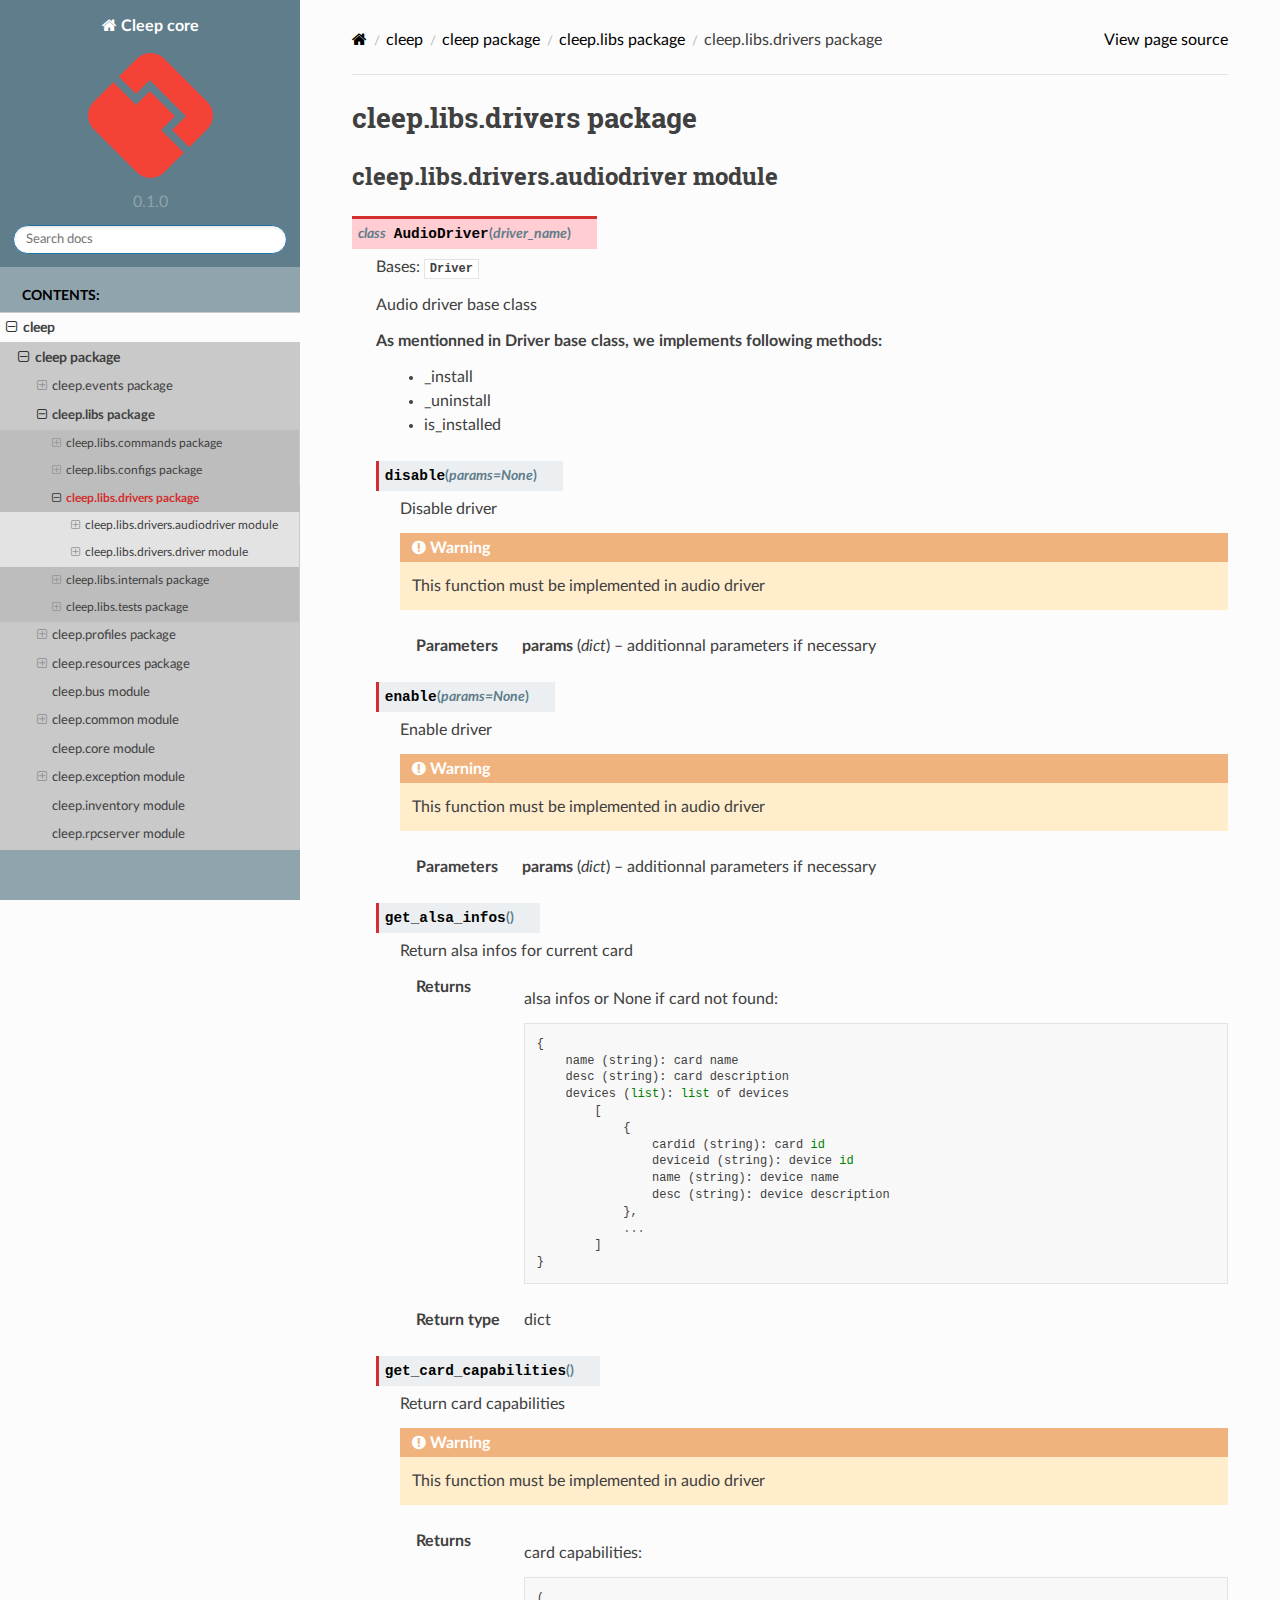
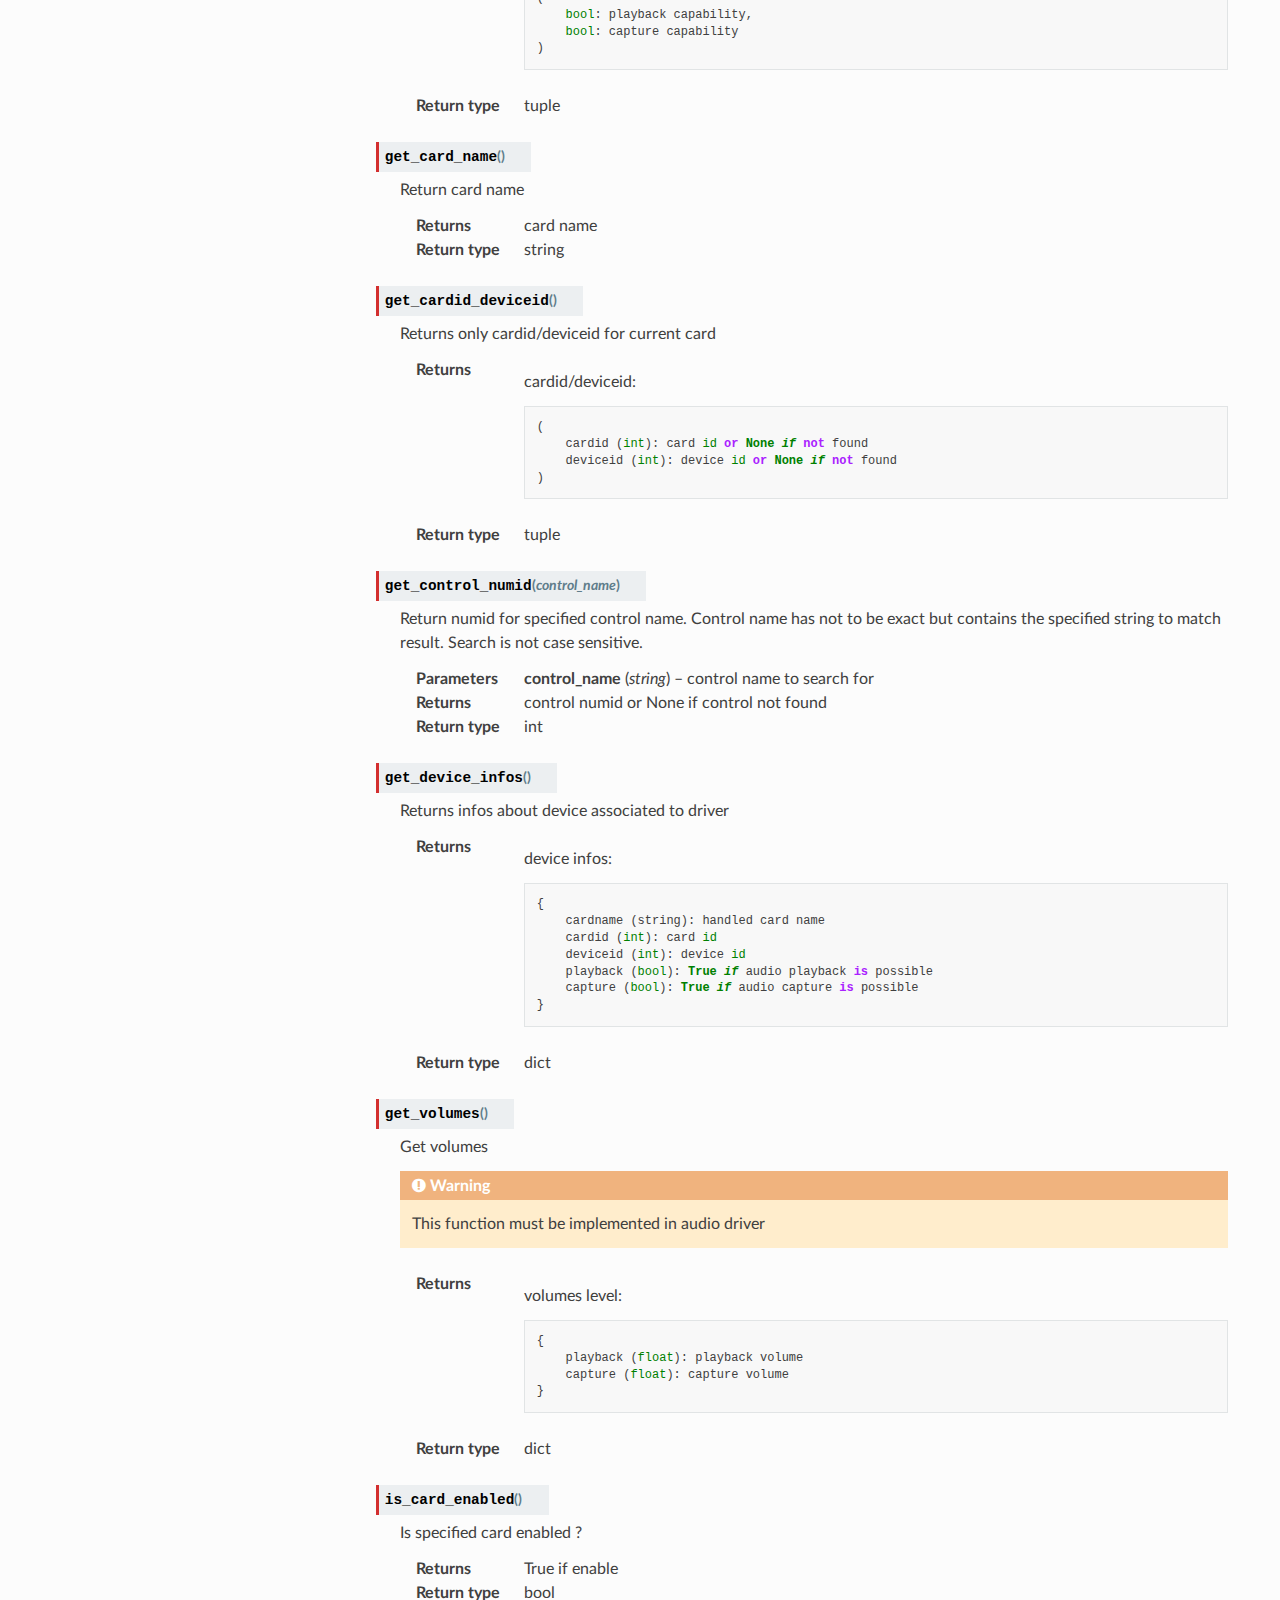
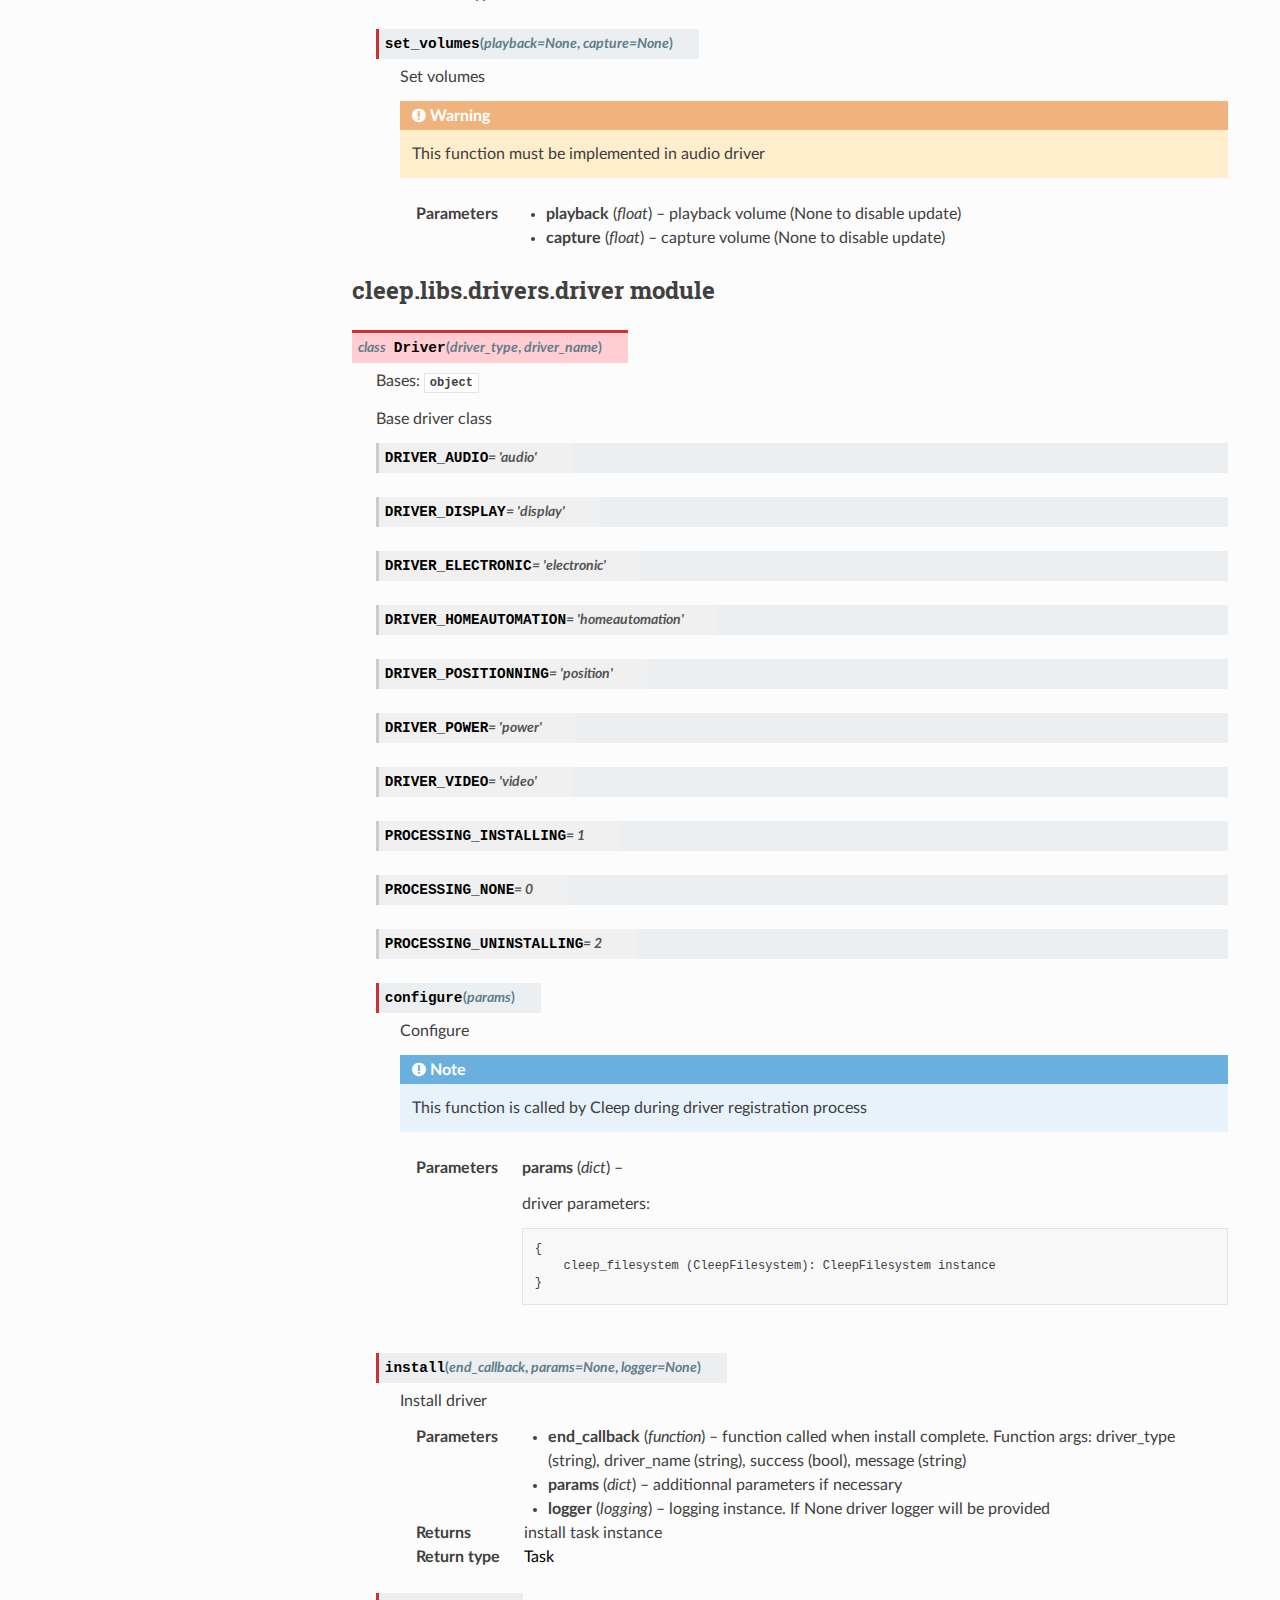
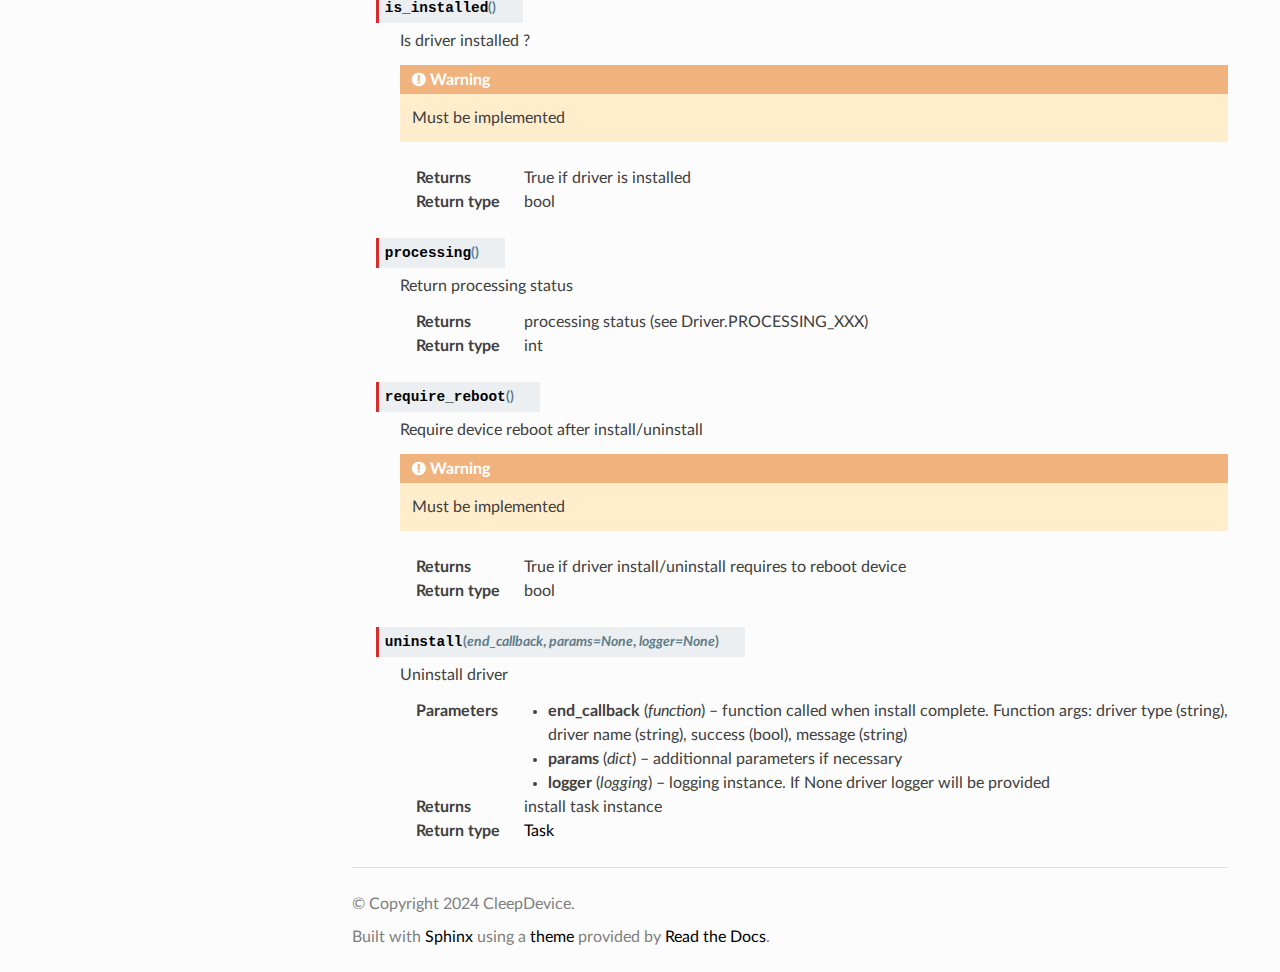
<file: source/cleep.libs.drivers.html>
<!DOCTYPE html>
<html class="writer-html5" lang="en" >
<head>
  <meta charset="utf-8" /><meta name="generator" content="Docutils 0.17.1: http://docutils.sourceforge.net/" />

  <meta name="viewport" content="width=device-width, initial-scale=1.0" />
  <title>cleep.libs.drivers package &mdash; Cleep core 0.1.0 documentation</title>
      <link rel="stylesheet" href="../_static/pygments.css" type="text/css" />
      <link rel="stylesheet" href="../_static/css/theme.css" type="text/css" />
      <link rel="stylesheet" href="../_static/cleep.css" type="text/css" />
      <link rel="stylesheet" href="../_static/cleep.css" type="text/css" />
    <link rel="shortcut icon" href="../_static/favicon.ico"/>
  <!--[if lt IE 9]>
    <script src="../_static/js/html5shiv.min.js"></script>
  <![endif]-->
  
        <script data-url_root="../" id="documentation_options" src="../_static/documentation_options.js"></script>
        <script src="../_static/jquery.js"></script>
        <script src="../_static/underscore.js"></script>
        <script src="../_static/_sphinx_javascript_frameworks_compat.js"></script>
        <script src="../_static/doctools.js"></script>
        <script src="../_static/sphinx_highlight.js"></script>
    <script src="../_static/js/theme.js"></script>
    <link rel="index" title="Index" href="../genindex.html" />
    <link rel="search" title="Search" href="../search.html" />
    <link rel="next" title="cleep.libs.internals package" href="cleep.libs.internals.html" />
    <link rel="prev" title="cleep.libs.configs package" href="cleep.libs.configs.html" /> 
</head>

<body class="wy-body-for-nav"> 
  <div class="wy-grid-for-nav">
    <nav data-toggle="wy-nav-shift" class="wy-nav-side">
      <div class="wy-side-scroll">
        <div class="wy-side-nav-search"  style="background: #607d8b" >

          
          
          <a href="../index.html" class="icon icon-home">
            Cleep core
              <img src="../_static/cleep-logo-red.png" class="logo" alt="Logo"/>
          </a>
              <div class="version">
                0.1.0
              </div>
<div role="search">
  <form id="rtd-search-form" class="wy-form" action="../search.html" method="get">
    <input type="text" name="q" placeholder="Search docs" aria-label="Search docs" />
    <input type="hidden" name="check_keywords" value="yes" />
    <input type="hidden" name="area" value="default" />
  </form>
</div>
        </div><div class="wy-menu wy-menu-vertical" data-spy="affix" role="navigation" aria-label="Navigation menu">
              <p class="caption" role="heading"><span class="caption-text">Contents:</span></p>
<ul class="current">
<li class="toctree-l1 current"><a class="reference internal" href="modules.html">cleep</a><ul class="current">
<li class="toctree-l2 current"><a class="reference internal" href="cleep.html">cleep package</a><ul class="current">
<li class="toctree-l3"><a class="reference internal" href="cleep.events.html">cleep.events package</a><ul>
<li class="toctree-l4"><a class="reference internal" href="cleep.events.html#module-cleep.events.coreappsupdatedevent">cleep.events.coreappsupdatedevent module</a><ul>
<li class="toctree-l5"><a class="reference internal" href="cleep.events.html#cleep.events.coreappsupdatedevent.CoreAppsUpdatedEvent"><code class="docutils literal notranslate"><span class="pre">CoreAppsUpdatedEvent</span></code></a><ul>
<li class="toctree-l6"><a class="reference internal" href="cleep.events.html#cleep.events.coreappsupdatedevent.CoreAppsUpdatedEvent.EVENT_NAME"><code class="docutils literal notranslate"><span class="pre">CoreAppsUpdatedEvent.EVENT_NAME</span></code></a></li>
<li class="toctree-l6"><a class="reference internal" href="cleep.events.html#cleep.events.coreappsupdatedevent.CoreAppsUpdatedEvent.EVENT_PARAMS"><code class="docutils literal notranslate"><span class="pre">CoreAppsUpdatedEvent.EVENT_PARAMS</span></code></a></li>
<li class="toctree-l6"><a class="reference internal" href="cleep.events.html#cleep.events.coreappsupdatedevent.CoreAppsUpdatedEvent.EVENT_PROPAGATE"><code class="docutils literal notranslate"><span class="pre">CoreAppsUpdatedEvent.EVENT_PROPAGATE</span></code></a></li>
</ul>
</li>
</ul>
</li>
<li class="toctree-l4"><a class="reference internal" href="cleep.events.html#module-cleep.events.coredevicedeletedevent">cleep.events.coredevicedeletedevent module</a><ul>
<li class="toctree-l5"><a class="reference internal" href="cleep.events.html#cleep.events.coredevicedeletedevent.CoreDeviceDeletedEvent"><code class="docutils literal notranslate"><span class="pre">CoreDeviceDeletedEvent</span></code></a><ul>
<li class="toctree-l6"><a class="reference internal" href="cleep.events.html#cleep.events.coredevicedeletedevent.CoreDeviceDeletedEvent.EVENT_NAME"><code class="docutils literal notranslate"><span class="pre">CoreDeviceDeletedEvent.EVENT_NAME</span></code></a></li>
<li class="toctree-l6"><a class="reference internal" href="cleep.events.html#cleep.events.coredevicedeletedevent.CoreDeviceDeletedEvent.EVENT_PARAMS"><code class="docutils literal notranslate"><span class="pre">CoreDeviceDeletedEvent.EVENT_PARAMS</span></code></a></li>
<li class="toctree-l6"><a class="reference internal" href="cleep.events.html#cleep.events.coredevicedeletedevent.CoreDeviceDeletedEvent.EVENT_PROPAGATE"><code class="docutils literal notranslate"><span class="pre">CoreDeviceDeletedEvent.EVENT_PROPAGATE</span></code></a></li>
</ul>
</li>
</ul>
</li>
</ul>
</li>
<li class="toctree-l3 current"><a class="reference internal" href="cleep.libs.html">cleep.libs package</a><ul class="current">
<li class="toctree-l4"><a class="reference internal" href="cleep.libs.commands.html">cleep.libs.commands package</a><ul>
<li class="toctree-l5"><a class="reference internal" href="cleep.libs.commands.html#module-cleep.libs.commands.alsa">cleep.libs.commands.alsa module</a><ul>
<li class="toctree-l6"><a class="reference internal" href="cleep.libs.commands.html#cleep.libs.commands.alsa.Alsa"><code class="docutils literal notranslate"><span class="pre">Alsa</span></code></a></li>
</ul>
</li>
<li class="toctree-l5"><a class="reference internal" href="cleep.libs.commands.html#module-cleep.libs.commands.blkid">cleep.libs.commands.blkid module</a><ul>
<li class="toctree-l6"><a class="reference internal" href="cleep.libs.commands.html#cleep.libs.commands.blkid.Blkid"><code class="docutils literal notranslate"><span class="pre">Blkid</span></code></a></li>
</ul>
</li>
<li class="toctree-l5"><a class="reference internal" href="cleep.libs.commands.html#cleep-libs-commands-ifconfig-module">cleep.libs.commands.ifconfig module</a></li>
<li class="toctree-l5"><a class="reference internal" href="cleep.libs.commands.html#module-cleep.libs.commands.ifupdown">cleep.libs.commands.ifupdown module</a><ul>
<li class="toctree-l6"><a class="reference internal" href="cleep.libs.commands.html#cleep.libs.commands.ifupdown.Ifupdown"><code class="docutils literal notranslate"><span class="pre">Ifupdown</span></code></a></li>
</ul>
</li>
<li class="toctree-l5"><a class="reference internal" href="cleep.libs.commands.html#module-cleep.libs.commands.ip">cleep.libs.commands.ip module</a><ul>
<li class="toctree-l6"><a class="reference internal" href="cleep.libs.commands.html#cleep.libs.commands.ip.Ip"><code class="docutils literal notranslate"><span class="pre">Ip</span></code></a></li>
</ul>
</li>
<li class="toctree-l5"><a class="reference internal" href="cleep.libs.commands.html#module-cleep.libs.commands.iw">cleep.libs.commands.iw module</a><ul>
<li class="toctree-l6"><a class="reference internal" href="cleep.libs.commands.html#cleep.libs.commands.iw.Iw"><code class="docutils literal notranslate"><span class="pre">Iw</span></code></a></li>
</ul>
</li>
<li class="toctree-l5"><a class="reference internal" href="cleep.libs.commands.html#module-cleep.libs.commands.iwconfig">cleep.libs.commands.iwconfig module</a><ul>
<li class="toctree-l6"><a class="reference internal" href="cleep.libs.commands.html#cleep.libs.commands.iwconfig.Iwconfig"><code class="docutils literal notranslate"><span class="pre">Iwconfig</span></code></a></li>
</ul>
</li>
<li class="toctree-l5"><a class="reference internal" href="cleep.libs.commands.html#module-cleep.libs.commands.iwgetid">cleep.libs.commands.iwgetid module</a><ul>
<li class="toctree-l6"><a class="reference internal" href="cleep.libs.commands.html#cleep.libs.commands.iwgetid.Iwgetid"><code class="docutils literal notranslate"><span class="pre">Iwgetid</span></code></a></li>
</ul>
</li>
<li class="toctree-l5"><a class="reference internal" href="cleep.libs.commands.html#module-cleep.libs.commands.iwlist">cleep.libs.commands.iwlist module</a><ul>
<li class="toctree-l6"><a class="reference internal" href="cleep.libs.commands.html#cleep.libs.commands.iwlist.Iwlist"><code class="docutils literal notranslate"><span class="pre">Iwlist</span></code></a></li>
</ul>
</li>
<li class="toctree-l5"><a class="reference internal" href="cleep.libs.commands.html#module-cleep.libs.commands.lsblk">cleep.libs.commands.lsblk module</a><ul>
<li class="toctree-l6"><a class="reference internal" href="cleep.libs.commands.html#cleep.libs.commands.lsblk.Lsblk"><code class="docutils literal notranslate"><span class="pre">Lsblk</span></code></a></li>
</ul>
</li>
<li class="toctree-l5"><a class="reference internal" href="cleep.libs.commands.html#module-cleep.libs.commands.lsmod">cleep.libs.commands.lsmod module</a><ul>
<li class="toctree-l6"><a class="reference internal" href="cleep.libs.commands.html#cleep.libs.commands.lsmod.Lsmod"><code class="docutils literal notranslate"><span class="pre">Lsmod</span></code></a></li>
</ul>
</li>
<li class="toctree-l5"><a class="reference internal" href="cleep.libs.commands.html#module-cleep.libs.commands.modprobe">cleep.libs.commands.modprobe module</a><ul>
<li class="toctree-l6"><a class="reference internal" href="cleep.libs.commands.html#cleep.libs.commands.modprobe.Modprobe"><code class="docutils literal notranslate"><span class="pre">Modprobe</span></code></a></li>
</ul>
</li>
<li class="toctree-l5"><a class="reference internal" href="cleep.libs.commands.html#module-cleep.libs.commands.rfkill">cleep.libs.commands.rfkill module</a><ul>
<li class="toctree-l6"><a class="reference internal" href="cleep.libs.commands.html#cleep.libs.commands.rfkill.Rfkill"><code class="docutils literal notranslate"><span class="pre">Rfkill</span></code></a></li>
</ul>
</li>
<li class="toctree-l5"><a class="reference internal" href="cleep.libs.commands.html#module-cleep.libs.commands.udevadm">cleep.libs.commands.udevadm module</a><ul>
<li class="toctree-l6"><a class="reference internal" href="cleep.libs.commands.html#cleep.libs.commands.udevadm.Udevadm"><code class="docutils literal notranslate"><span class="pre">Udevadm</span></code></a></li>
</ul>
</li>
<li class="toctree-l5"><a class="reference internal" href="cleep.libs.commands.html#module-cleep.libs.commands.wpacli">cleep.libs.commands.wpacli module</a><ul>
<li class="toctree-l6"><a class="reference internal" href="cleep.libs.commands.html#cleep.libs.commands.wpacli.Wpacli"><code class="docutils literal notranslate"><span class="pre">Wpacli</span></code></a></li>
</ul>
</li>
</ul>
</li>
<li class="toctree-l4"><a class="reference internal" href="cleep.libs.configs.html">cleep.libs.configs package</a><ul>
<li class="toctree-l5"><a class="reference internal" href="cleep.libs.configs.html#module-cleep.libs.configs.appssources">cleep.libs.configs.appssources module</a><ul>
<li class="toctree-l6"><a class="reference internal" href="cleep.libs.configs.html#cleep.libs.configs.appssources.AppsSources"><code class="docutils literal notranslate"><span class="pre">AppsSources</span></code></a></li>
</ul>
</li>
<li class="toctree-l5"><a class="reference internal" href="cleep.libs.configs.html#module-cleep.libs.configs.asoundrc">cleep.libs.configs.asoundrc module</a><ul>
<li class="toctree-l6"><a class="reference internal" href="cleep.libs.configs.html#cleep.libs.configs.asoundrc.Asoundrc"><code class="docutils literal notranslate"><span class="pre">Asoundrc</span></code></a></li>
</ul>
</li>
<li class="toctree-l5"><a class="reference internal" href="cleep.libs.configs.html#module-cleep.libs.configs.cleepaudio">cleep.libs.configs.cleepaudio module</a><ul>
<li class="toctree-l6"><a class="reference internal" href="cleep.libs.configs.html#cleep.libs.configs.cleepaudio.CleepAudio"><code class="docutils literal notranslate"><span class="pre">CleepAudio</span></code></a></li>
</ul>
</li>
<li class="toctree-l5"><a class="reference internal" href="cleep.libs.configs.html#module-cleep.libs.configs.cleepconf">cleep.libs.configs.cleepconf module</a><ul>
<li class="toctree-l6"><a class="reference internal" href="cleep.libs.configs.html#cleep.libs.configs.cleepconf.CleepConf"><code class="docutils literal notranslate"><span class="pre">CleepConf</span></code></a></li>
</ul>
</li>
<li class="toctree-l5"><a class="reference internal" href="cleep.libs.configs.html#module-cleep.libs.configs.cleepwificonf">cleep.libs.configs.cleepwificonf module</a><ul>
<li class="toctree-l6"><a class="reference internal" href="cleep.libs.configs.html#cleep.libs.configs.cleepwificonf.CleepWifiConf"><code class="docutils literal notranslate"><span class="pre">CleepWifiConf</span></code></a></li>
</ul>
</li>
<li class="toctree-l5"><a class="reference internal" href="cleep.libs.configs.html#module-cleep.libs.configs.cmdline">cleep.libs.configs.cmdline module</a><ul>
<li class="toctree-l6"><a class="reference internal" href="cleep.libs.configs.html#cleep.libs.configs.cmdline.Cmdline"><code class="docutils literal notranslate"><span class="pre">Cmdline</span></code></a></li>
</ul>
</li>
<li class="toctree-l5"><a class="reference internal" href="cleep.libs.configs.html#module-cleep.libs.configs.cmdlinetxt">cleep.libs.configs.cmdlinetxt module</a><ul>
<li class="toctree-l6"><a class="reference internal" href="cleep.libs.configs.html#cleep.libs.configs.cmdlinetxt.CmdlineTxt"><code class="docutils literal notranslate"><span class="pre">CmdlineTxt</span></code></a></li>
</ul>
</li>
<li class="toctree-l5"><a class="reference internal" href="cleep.libs.configs.html#module-cleep.libs.configs.config">cleep.libs.configs.config module</a><ul>
<li class="toctree-l6"><a class="reference internal" href="cleep.libs.configs.html#cleep.libs.configs.config.Config"><code class="docutils literal notranslate"><span class="pre">Config</span></code></a></li>
</ul>
</li>
<li class="toctree-l5"><a class="reference internal" href="cleep.libs.configs.html#module-cleep.libs.configs.configtxt">cleep.libs.configs.configtxt module</a><ul>
<li class="toctree-l6"><a class="reference internal" href="cleep.libs.configs.html#cleep.libs.configs.configtxt.ConfigTxt"><code class="docutils literal notranslate"><span class="pre">ConfigTxt</span></code></a></li>
</ul>
</li>
<li class="toctree-l5"><a class="reference internal" href="cleep.libs.configs.html#module-cleep.libs.configs.dhcpcdconf">cleep.libs.configs.dhcpcdconf module</a><ul>
<li class="toctree-l6"><a class="reference internal" href="cleep.libs.configs.html#cleep.libs.configs.dhcpcdconf.DhcpcdConf"><code class="docutils literal notranslate"><span class="pre">DhcpcdConf</span></code></a></li>
</ul>
</li>
<li class="toctree-l5"><a class="reference internal" href="cleep.libs.configs.html#module-cleep.libs.configs.etcasoundconf">cleep.libs.configs.etcasoundconf module</a><ul>
<li class="toctree-l6"><a class="reference internal" href="cleep.libs.configs.html#cleep.libs.configs.etcasoundconf.EtcAsoundConf"><code class="docutils literal notranslate"><span class="pre">EtcAsoundConf</span></code></a></li>
</ul>
</li>
<li class="toctree-l5"><a class="reference internal" href="cleep.libs.configs.html#module-cleep.libs.configs.etcmodules">cleep.libs.configs.etcmodules module</a><ul>
<li class="toctree-l6"><a class="reference internal" href="cleep.libs.configs.html#cleep.libs.configs.etcmodules.EtcModules"><code class="docutils literal notranslate"><span class="pre">EtcModules</span></code></a></li>
</ul>
</li>
<li class="toctree-l5"><a class="reference internal" href="cleep.libs.configs.html#module-cleep.libs.configs.etcnetworkinterfaces">cleep.libs.configs.etcnetworkinterfaces module</a><ul>
<li class="toctree-l6"><a class="reference internal" href="cleep.libs.configs.html#cleep.libs.configs.etcnetworkinterfaces.EtcNetworkInterfaces"><code class="docutils literal notranslate"><span class="pre">EtcNetworkInterfaces</span></code></a></li>
</ul>
</li>
<li class="toctree-l5"><a class="reference internal" href="cleep.libs.configs.html#module-cleep.libs.configs.fstab">cleep.libs.configs.fstab module</a><ul>
<li class="toctree-l6"><a class="reference internal" href="cleep.libs.configs.html#cleep.libs.configs.fstab.Fstab"><code class="docutils literal notranslate"><span class="pre">Fstab</span></code></a></li>
</ul>
</li>
<li class="toctree-l5"><a class="reference internal" href="cleep.libs.configs.html#module-cleep.libs.configs.hostname">cleep.libs.configs.hostname module</a><ul>
<li class="toctree-l6"><a class="reference internal" href="cleep.libs.configs.html#cleep.libs.configs.hostname.Hostname"><code class="docutils literal notranslate"><span class="pre">Hostname</span></code></a></li>
</ul>
</li>
<li class="toctree-l5"><a class="reference internal" href="cleep.libs.configs.html#module-cleep.libs.configs.modulesjson">cleep.libs.configs.modulesjson module</a><ul>
<li class="toctree-l6"><a class="reference internal" href="cleep.libs.configs.html#cleep.libs.configs.modulesjson.ModulesJson"><code class="docutils literal notranslate"><span class="pre">ModulesJson</span></code></a></li>
</ul>
</li>
<li class="toctree-l5"><a class="reference internal" href="cleep.libs.configs.html#module-cleep.libs.configs.wpasupplicantconf">cleep.libs.configs.wpasupplicantconf module</a><ul>
<li class="toctree-l6"><a class="reference internal" href="cleep.libs.configs.html#cleep.libs.configs.wpasupplicantconf.WpaSupplicantConf"><code class="docutils literal notranslate"><span class="pre">WpaSupplicantConf</span></code></a></li>
</ul>
</li>
</ul>
</li>
<li class="toctree-l4 current"><a class="current reference internal" href="#">cleep.libs.drivers package</a><ul>
<li class="toctree-l5"><a class="reference internal" href="#module-cleep.libs.drivers.audiodriver">cleep.libs.drivers.audiodriver module</a><ul>
<li class="toctree-l6"><a class="reference internal" href="#cleep.libs.drivers.audiodriver.AudioDriver"><code class="docutils literal notranslate"><span class="pre">AudioDriver</span></code></a></li>
</ul>
</li>
<li class="toctree-l5"><a class="reference internal" href="#module-cleep.libs.drivers.driver">cleep.libs.drivers.driver module</a><ul>
<li class="toctree-l6"><a class="reference internal" href="#cleep.libs.drivers.driver.Driver"><code class="docutils literal notranslate"><span class="pre">Driver</span></code></a></li>
</ul>
</li>
</ul>
</li>
<li class="toctree-l4"><a class="reference internal" href="cleep.libs.internals.html">cleep.libs.internals package</a><ul>
<li class="toctree-l5"><a class="reference internal" href="cleep.libs.internals.html#module-cleep.libs.internals.cleepbackup">cleep.libs.internals.cleepbackup module</a><ul>
<li class="toctree-l6"><a class="reference internal" href="cleep.libs.internals.html#cleep.libs.internals.cleepbackup.CleepBackup"><code class="docutils literal notranslate"><span class="pre">CleepBackup</span></code></a></li>
</ul>
</li>
<li class="toctree-l5"><a class="reference internal" href="cleep.libs.internals.html#cleep-libs-internals-cleepdoc-module">cleep.libs.internals.cleepdoc module</a></li>
<li class="toctree-l5"><a class="reference internal" href="cleep.libs.internals.html#module-cleep.libs.internals.cleepfilesystem">cleep.libs.internals.cleepfilesystem module</a><ul>
<li class="toctree-l6"><a class="reference internal" href="cleep.libs.internals.html#cleep.libs.internals.cleepfilesystem.CleepFilesystem"><code class="docutils literal notranslate"><span class="pre">CleepFilesystem</span></code></a></li>
</ul>
</li>
<li class="toctree-l5"><a class="reference internal" href="cleep.libs.internals.html#module-cleep.libs.internals.cleepgithub">cleep.libs.internals.cleepgithub module</a><ul>
<li class="toctree-l6"><a class="reference internal" href="cleep.libs.internals.html#cleep.libs.internals.cleepgithub.CleepGithub"><code class="docutils literal notranslate"><span class="pre">CleepGithub</span></code></a></li>
</ul>
</li>
<li class="toctree-l5"><a class="reference internal" href="cleep.libs.internals.html#module-cleep.libs.internals.cleepresource">cleep.libs.internals.cleepresource module</a><ul>
<li class="toctree-l6"><a class="reference internal" href="cleep.libs.internals.html#cleep.libs.internals.cleepresource.CleepResource"><code class="docutils literal notranslate"><span class="pre">CleepResource</span></code></a></li>
</ul>
</li>
<li class="toctree-l5"><a class="reference internal" href="cleep.libs.internals.html#module-cleep.libs.internals.console">cleep.libs.internals.console module</a><ul>
<li class="toctree-l6"><a class="reference internal" href="cleep.libs.internals.html#cleep.libs.internals.console.AdvancedConsole"><code class="docutils literal notranslate"><span class="pre">AdvancedConsole</span></code></a></li>
<li class="toctree-l6"><a class="reference internal" href="cleep.libs.internals.html#cleep.libs.internals.console.Console"><code class="docutils literal notranslate"><span class="pre">Console</span></code></a></li>
<li class="toctree-l6"><a class="reference internal" href="cleep.libs.internals.html#cleep.libs.internals.console.EndlessConsole"><code class="docutils literal notranslate"><span class="pre">EndlessConsole</span></code></a></li>
<li class="toctree-l6"><a class="reference internal" href="cleep.libs.internals.html#cleep.libs.internals.console.get_env"><code class="docutils literal notranslate"><span class="pre">get_env()</span></code></a></li>
<li class="toctree-l6"><a class="reference internal" href="cleep.libs.internals.html#cleep.libs.internals.console.set_opts"><code class="docutils literal notranslate"><span class="pre">set_opts()</span></code></a></li>
</ul>
</li>
<li class="toctree-l5"><a class="reference internal" href="cleep.libs.internals.html#cleep-libs-internals-crashreport-module">cleep.libs.internals.crashreport module</a></li>
<li class="toctree-l5"><a class="reference internal" href="cleep.libs.internals.html#module-cleep.libs.internals.criticalresources">cleep.libs.internals.criticalresources module</a><ul>
<li class="toctree-l6"><a class="reference internal" href="cleep.libs.internals.html#cleep.libs.internals.criticalresources.CriticalResources"><code class="docutils literal notranslate"><span class="pre">CriticalResources</span></code></a></li>
</ul>
</li>
<li class="toctree-l5"><a class="reference internal" href="cleep.libs.internals.html#module-cleep.libs.internals.download">cleep.libs.internals.download module</a><ul>
<li class="toctree-l6"><a class="reference internal" href="cleep.libs.internals.html#cleep.libs.internals.download.Download"><code class="docutils literal notranslate"><span class="pre">Download</span></code></a></li>
</ul>
</li>
<li class="toctree-l5"><a class="reference internal" href="cleep.libs.internals.html#module-cleep.libs.internals.drivers">cleep.libs.internals.drivers module</a><ul>
<li class="toctree-l6"><a class="reference internal" href="cleep.libs.internals.html#cleep.libs.internals.drivers.Drivers"><code class="docutils literal notranslate"><span class="pre">Drivers</span></code></a></li>
</ul>
</li>
<li class="toctree-l5"><a class="reference internal" href="cleep.libs.internals.html#module-cleep.libs.internals.event">cleep.libs.internals.event module</a><ul>
<li class="toctree-l6"><a class="reference internal" href="cleep.libs.internals.html#cleep.libs.internals.event.Event"><code class="docutils literal notranslate"><span class="pre">Event</span></code></a></li>
</ul>
</li>
<li class="toctree-l5"><a class="reference internal" href="cleep.libs.internals.html#module-cleep.libs.internals.eventsbroker">cleep.libs.internals.eventsbroker module</a><ul>
<li class="toctree-l6"><a class="reference internal" href="cleep.libs.internals.html#cleep.libs.internals.eventsbroker.EventsBroker"><code class="docutils literal notranslate"><span class="pre">EventsBroker</span></code></a></li>
</ul>
</li>
<li class="toctree-l5"><a class="reference internal" href="cleep.libs.internals.html#module-cleep.libs.internals.externalbus">cleep.libs.internals.externalbus module</a><ul>
<li class="toctree-l6"><a class="reference internal" href="cleep.libs.internals.html#cleep.libs.internals.externalbus.ExternalBus"><code class="docutils literal notranslate"><span class="pre">ExternalBus</span></code></a></li>
</ul>
</li>
<li class="toctree-l5"><a class="reference internal" href="cleep.libs.internals.html#cleep-libs-internals-install-module">cleep.libs.internals.install module</a></li>
<li class="toctree-l5"><a class="reference internal" href="cleep.libs.internals.html#cleep-libs-internals-installcleep-module">cleep.libs.internals.installcleep module</a></li>
<li class="toctree-l5"><a class="reference internal" href="cleep.libs.internals.html#module-cleep.libs.internals.installdeb">cleep.libs.internals.installdeb module</a><ul>
<li class="toctree-l6"><a class="reference internal" href="cleep.libs.internals.html#cleep.libs.internals.installdeb.InstallDeb"><code class="docutils literal notranslate"><span class="pre">InstallDeb</span></code></a></li>
</ul>
</li>
<li class="toctree-l5"><a class="reference internal" href="cleep.libs.internals.html#cleep-libs-internals-installmodule-module">cleep.libs.internals.installmodule module</a></li>
<li class="toctree-l5"><a class="reference internal" href="cleep.libs.internals.html#module-cleep.libs.internals.profileformatter">cleep.libs.internals.profileformatter module</a><ul>
<li class="toctree-l6"><a class="reference internal" href="cleep.libs.internals.html#cleep.libs.internals.profileformatter.ProfileFormatter"><code class="docutils literal notranslate"><span class="pre">ProfileFormatter</span></code></a></li>
</ul>
</li>
<li class="toctree-l5"><a class="reference internal" href="cleep.libs.internals.html#module-cleep.libs.internals.profileformattersbroker">cleep.libs.internals.profileformattersbroker module</a><ul>
<li class="toctree-l6"><a class="reference internal" href="cleep.libs.internals.html#cleep.libs.internals.profileformattersbroker.ProfileFormattersBroker"><code class="docutils literal notranslate"><span class="pre">ProfileFormattersBroker</span></code></a></li>
</ul>
</li>
<li class="toctree-l5"><a class="reference internal" href="cleep.libs.internals.html#module-cleep.libs.internals.readwrite">cleep.libs.internals.readwrite module</a><ul>
<li class="toctree-l6"><a class="reference internal" href="cleep.libs.internals.html#cleep.libs.internals.readwrite.ReadWrite"><code class="docutils literal notranslate"><span class="pre">ReadWrite</span></code></a></li>
<li class="toctree-l6"><a class="reference internal" href="cleep.libs.internals.html#cleep.libs.internals.readwrite.ReadWriteContext"><code class="docutils literal notranslate"><span class="pre">ReadWriteContext</span></code></a></li>
</ul>
</li>
<li class="toctree-l5"><a class="reference internal" href="cleep.libs.internals.html#module-cleep.libs.internals.rendererprofile">cleep.libs.internals.rendererprofile module</a><ul>
<li class="toctree-l6"><a class="reference internal" href="cleep.libs.internals.html#cleep.libs.internals.rendererprofile.RendererProfile"><code class="docutils literal notranslate"><span class="pre">RendererProfile</span></code></a></li>
</ul>
</li>
<li class="toctree-l5"><a class="reference internal" href="cleep.libs.internals.html#cleep-libs-internals-sun-module">cleep.libs.internals.sun module</a></li>
<li class="toctree-l5"><a class="reference internal" href="cleep.libs.internals.html#module-cleep.libs.internals.task">cleep.libs.internals.task module</a><ul>
<li class="toctree-l6"><a class="reference internal" href="cleep.libs.internals.html#cleep.libs.internals.task.CountTask"><code class="docutils literal notranslate"><span class="pre">CountTask</span></code></a></li>
<li class="toctree-l6"><a class="reference internal" href="cleep.libs.internals.html#cleep.libs.internals.task.Task"><code class="docutils literal notranslate"><span class="pre">Task</span></code></a></li>
</ul>
</li>
<li class="toctree-l5"><a class="reference internal" href="cleep.libs.internals.html#module-cleep.libs.internals.tools">cleep.libs.internals.tools module</a><ul>
<li class="toctree-l6"><a class="reference internal" href="cleep.libs.internals.html#cleep.libs.internals.tools.cidr_to_netmask"><code class="docutils literal notranslate"><span class="pre">cidr_to_netmask()</span></code></a></li>
<li class="toctree-l6"><a class="reference internal" href="cleep.libs.internals.html#cleep.libs.internals.tools.compare_compat_string"><code class="docutils literal notranslate"><span class="pre">compare_compat_string()</span></code></a></li>
<li class="toctree-l6"><a class="reference internal" href="cleep.libs.internals.html#cleep.libs.internals.tools.compare_versions"><code class="docutils literal notranslate"><span class="pre">compare_versions()</span></code></a></li>
<li class="toctree-l6"><a class="reference internal" href="cleep.libs.internals.html#cleep.libs.internals.tools.dbm_to_percent"><code class="docutils literal notranslate"><span class="pre">dbm_to_percent()</span></code></a></li>
<li class="toctree-l6"><a class="reference internal" href="cleep.libs.internals.html#cleep.libs.internals.tools.file_to_base64"><code class="docutils literal notranslate"><span class="pre">file_to_base64()</span></code></a></li>
<li class="toctree-l6"><a class="reference internal" href="cleep.libs.internals.html#cleep.libs.internals.tools.full_split_path"><code class="docutils literal notranslate"><span class="pre">full_split_path()</span></code></a></li>
<li class="toctree-l6"><a class="reference internal" href="cleep.libs.internals.html#cleep.libs.internals.tools.hr_bytes"><code class="docutils literal notranslate"><span class="pre">hr_bytes()</span></code></a></li>
<li class="toctree-l6"><a class="reference internal" href="cleep.libs.internals.html#cleep.libs.internals.tools.hr_uptime"><code class="docutils literal notranslate"><span class="pre">hr_uptime()</span></code></a></li>
<li class="toctree-l6"><a class="reference internal" href="cleep.libs.internals.html#cleep.libs.internals.tools.install_trace_logging_level"><code class="docutils literal notranslate"><span class="pre">install_trace_logging_level()</span></code></a></li>
<li class="toctree-l6"><a class="reference internal" href="cleep.libs.internals.html#cleep.libs.internals.tools.install_unhandled_exception_handler"><code class="docutils literal notranslate"><span class="pre">install_unhandled_exception_handler()</span></code></a></li>
<li class="toctree-l6"><a class="reference internal" href="cleep.libs.internals.html#cleep.libs.internals.tools.is_core_lib"><code class="docutils literal notranslate"><span class="pre">is_core_lib()</span></code></a></li>
<li class="toctree-l6"><a class="reference internal" href="cleep.libs.internals.html#cleep.libs.internals.tools.netmask_to_cidr"><code class="docutils literal notranslate"><span class="pre">netmask_to_cidr()</span></code></a></li>
<li class="toctree-l6"><a class="reference internal" href="cleep.libs.internals.html#cleep.libs.internals.tools.raspberry_pi_infos"><code class="docutils literal notranslate"><span class="pre">raspberry_pi_infos()</span></code></a></li>
<li class="toctree-l6"><a class="reference internal" href="cleep.libs.internals.html#cleep.libs.internals.tools.wpa_passphrase"><code class="docutils literal notranslate"><span class="pre">wpa_passphrase()</span></code></a></li>
</ul>
</li>
</ul>
</li>
<li class="toctree-l4"><a class="reference internal" href="cleep.libs.tests.html">cleep.libs.tests package</a><ul>
<li class="toctree-l5"><a class="reference internal" href="cleep.libs.tests.html#module-cleep.libs.tests.common">cleep.libs.tests.common module</a><ul>
<li class="toctree-l6"><a class="reference internal" href="cleep.libs.tests.html#cleep.libs.tests.common.get_log_level"><code class="docutils literal notranslate"><span class="pre">get_log_level()</span></code></a></li>
</ul>
</li>
<li class="toctree-l5"><a class="reference internal" href="cleep.libs.tests.html#module-cleep.libs.tests.lib">cleep.libs.tests.lib module</a><ul>
<li class="toctree-l6"><a class="reference internal" href="cleep.libs.tests.html#cleep.libs.tests.lib.FileDescriptorMock"><code class="docutils literal notranslate"><span class="pre">FileDescriptorMock</span></code></a></li>
<li class="toctree-l6"><a class="reference internal" href="cleep.libs.tests.html#cleep.libs.tests.lib.TestLib"><code class="docutils literal notranslate"><span class="pre">TestLib</span></code></a></li>
</ul>
</li>
<li class="toctree-l5"><a class="reference internal" href="cleep.libs.tests.html#module-cleep.libs.tests.mockdatetime">cleep.libs.tests.mockdatetime module</a><ul>
<li class="toctree-l6"><a class="reference internal" href="cleep.libs.tests.html#cleep.libs.tests.mockdatetime.mock_datetime"><code class="docutils literal notranslate"><span class="pre">mock_datetime()</span></code></a></li>
</ul>
</li>
<li class="toctree-l5"><a class="reference internal" href="cleep.libs.tests.html#cleep-libs-tests-session-module">cleep.libs.tests.session module</a></li>
</ul>
</li>
</ul>
</li>
<li class="toctree-l3"><a class="reference internal" href="cleep.profiles.html">cleep.profiles package</a><ul>
<li class="toctree-l4"><a class="reference internal" href="cleep.profiles.html#module-cleep.profiles.alarmprofile">cleep.profiles.alarmprofile module</a><ul>
<li class="toctree-l5"><a class="reference internal" href="cleep.profiles.html#cleep.profiles.alarmprofile.AlarmProfile"><code class="docutils literal notranslate"><span class="pre">AlarmProfile</span></code></a><ul>
<li class="toctree-l6"><a class="reference internal" href="cleep.profiles.html#cleep.profiles.alarmprofile.AlarmProfile.STATUS_SCHEDULED"><code class="docutils literal notranslate"><span class="pre">AlarmProfile.STATUS_SCHEDULED</span></code></a></li>
<li class="toctree-l6"><a class="reference internal" href="cleep.profiles.html#cleep.profiles.alarmprofile.AlarmProfile.STATUS_SNOOZED"><code class="docutils literal notranslate"><span class="pre">AlarmProfile.STATUS_SNOOZED</span></code></a></li>
<li class="toctree-l6"><a class="reference internal" href="cleep.profiles.html#cleep.profiles.alarmprofile.AlarmProfile.STATUS_STOPPED"><code class="docutils literal notranslate"><span class="pre">AlarmProfile.STATUS_STOPPED</span></code></a></li>
<li class="toctree-l6"><a class="reference internal" href="cleep.profiles.html#cleep.profiles.alarmprofile.AlarmProfile.STATUS_TRIGGERED"><code class="docutils literal notranslate"><span class="pre">AlarmProfile.STATUS_TRIGGERED</span></code></a></li>
<li class="toctree-l6"><a class="reference internal" href="cleep.profiles.html#cleep.profiles.alarmprofile.AlarmProfile.STATUS_UNKNOWN"><code class="docutils literal notranslate"><span class="pre">AlarmProfile.STATUS_UNKNOWN</span></code></a></li>
<li class="toctree-l6"><a class="reference internal" href="cleep.profiles.html#cleep.profiles.alarmprofile.AlarmProfile.STATUS_UNSCHEDULED"><code class="docutils literal notranslate"><span class="pre">AlarmProfile.STATUS_UNSCHEDULED</span></code></a></li>
</ul>
</li>
</ul>
</li>
<li class="toctree-l4"><a class="reference internal" href="cleep.profiles.html#module-cleep.profiles.alertprofile">cleep.profiles.alertprofile module</a><ul>
<li class="toctree-l5"><a class="reference internal" href="cleep.profiles.html#cleep.profiles.alertprofile.AlertProfile"><code class="docutils literal notranslate"><span class="pre">AlertProfile</span></code></a></li>
</ul>
</li>
<li class="toctree-l4"><a class="reference internal" href="cleep.profiles.html#module-cleep.profiles.identifiedmessageprofile">cleep.profiles.identifiedmessageprofile module</a><ul>
<li class="toctree-l5"><a class="reference internal" href="cleep.profiles.html#cleep.profiles.identifiedmessageprofile.IdentifiedMessageProfile"><code class="docutils literal notranslate"><span class="pre">IdentifiedMessageProfile</span></code></a></li>
</ul>
</li>
<li class="toctree-l4"><a class="reference internal" href="cleep.profiles.html#module-cleep.profiles.messageprofile">cleep.profiles.messageprofile module</a><ul>
<li class="toctree-l5"><a class="reference internal" href="cleep.profiles.html#cleep.profiles.messageprofile.MessageProfile"><code class="docutils literal notranslate"><span class="pre">MessageProfile</span></code></a></li>
</ul>
</li>
<li class="toctree-l4"><a class="reference internal" href="cleep.profiles.html#module-cleep.profiles.thermostatprofile">cleep.profiles.thermostatprofile module</a><ul>
<li class="toctree-l5"><a class="reference internal" href="cleep.profiles.html#cleep.profiles.thermostatprofile.ThermostatProfile"><code class="docutils literal notranslate"><span class="pre">ThermostatProfile</span></code></a><ul>
<li class="toctree-l6"><a class="reference internal" href="cleep.profiles.html#cleep.profiles.thermostatprofile.ThermostatProfile.MODE_ANTIFROST"><code class="docutils literal notranslate"><span class="pre">ThermostatProfile.MODE_ANTIFROST</span></code></a></li>
<li class="toctree-l6"><a class="reference internal" href="cleep.profiles.html#cleep.profiles.thermostatprofile.ThermostatProfile.MODE_COMFORT1"><code class="docutils literal notranslate"><span class="pre">ThermostatProfile.MODE_COMFORT1</span></code></a></li>
<li class="toctree-l6"><a class="reference internal" href="cleep.profiles.html#cleep.profiles.thermostatprofile.ThermostatProfile.MODE_COMFORT2"><code class="docutils literal notranslate"><span class="pre">ThermostatProfile.MODE_COMFORT2</span></code></a></li>
<li class="toctree-l6"><a class="reference internal" href="cleep.profiles.html#cleep.profiles.thermostatprofile.ThermostatProfile.MODE_COMFORT3"><code class="docutils literal notranslate"><span class="pre">ThermostatProfile.MODE_COMFORT3</span></code></a></li>
<li class="toctree-l6"><a class="reference internal" href="cleep.profiles.html#cleep.profiles.thermostatprofile.ThermostatProfile.MODE_ECO"><code class="docutils literal notranslate"><span class="pre">ThermostatProfile.MODE_ECO</span></code></a></li>
<li class="toctree-l6"><a class="reference internal" href="cleep.profiles.html#cleep.profiles.thermostatprofile.ThermostatProfile.MODE_STOP"><code class="docutils literal notranslate"><span class="pre">ThermostatProfile.MODE_STOP</span></code></a></li>
</ul>
</li>
</ul>
</li>
<li class="toctree-l4"><a class="reference internal" href="cleep.profiles.html#module-cleep.profiles.timerangedmessageprofile">cleep.profiles.timerangedmessageprofile module</a><ul>
<li class="toctree-l5"><a class="reference internal" href="cleep.profiles.html#cleep.profiles.timerangedmessageprofile.TimeRangedMessageProfile"><code class="docutils literal notranslate"><span class="pre">TimeRangedMessageProfile</span></code></a></li>
</ul>
</li>
</ul>
</li>
<li class="toctree-l3"><a class="reference internal" href="cleep.resources.html">cleep.resources package</a><ul>
<li class="toctree-l4"><a class="reference internal" href="cleep.resources.html#module-cleep.resources.audiocaptureresource">cleep.resources.audiocaptureresource module</a><ul>
<li class="toctree-l5"><a class="reference internal" href="cleep.resources.html#cleep.resources.audiocaptureresource.AudioCaptureResource"><code class="docutils literal notranslate"><span class="pre">AudioCaptureResource</span></code></a><ul>
<li class="toctree-l6"><a class="reference internal" href="cleep.resources.html#cleep.resources.audiocaptureresource.AudioCaptureResource.RESOURCE_NAME"><code class="docutils literal notranslate"><span class="pre">AudioCaptureResource.RESOURCE_NAME</span></code></a></li>
</ul>
</li>
</ul>
</li>
<li class="toctree-l4"><a class="reference internal" href="cleep.resources.html#module-cleep.resources.audioplaybackresource">cleep.resources.audioplaybackresource module</a><ul>
<li class="toctree-l5"><a class="reference internal" href="cleep.resources.html#cleep.resources.audioplaybackresource.AudioPlaybackResource"><code class="docutils literal notranslate"><span class="pre">AudioPlaybackResource</span></code></a><ul>
<li class="toctree-l6"><a class="reference internal" href="cleep.resources.html#cleep.resources.audioplaybackresource.AudioPlaybackResource.RESOURCE_NAME"><code class="docutils literal notranslate"><span class="pre">AudioPlaybackResource.RESOURCE_NAME</span></code></a></li>
</ul>
</li>
</ul>
</li>
</ul>
</li>
<li class="toctree-l3"><a class="reference internal" href="cleep.html#cleep-bus-module">cleep.bus module</a></li>
<li class="toctree-l3"><a class="reference internal" href="cleep.html#module-cleep.common">cleep.common module</a><ul>
<li class="toctree-l4"><a class="reference internal" href="cleep.html#cleep.common.CATEGORIES"><code class="docutils literal notranslate"><span class="pre">CATEGORIES</span></code></a><ul>
<li class="toctree-l5"><a class="reference internal" href="cleep.html#cleep.common.CATEGORIES.ALL"><code class="docutils literal notranslate"><span class="pre">CATEGORIES.ALL</span></code></a></li>
<li class="toctree-l5"><a class="reference internal" href="cleep.html#cleep.common.CATEGORIES.APPLICATION"><code class="docutils literal notranslate"><span class="pre">CATEGORIES.APPLICATION</span></code></a></li>
<li class="toctree-l5"><a class="reference internal" href="cleep.html#cleep.common.CATEGORIES.DRIVER"><code class="docutils literal notranslate"><span class="pre">CATEGORIES.DRIVER</span></code></a></li>
<li class="toctree-l5"><a class="reference internal" href="cleep.html#cleep.common.CATEGORIES.HOBBY"><code class="docutils literal notranslate"><span class="pre">CATEGORIES.HOBBY</span></code></a></li>
<li class="toctree-l5"><a class="reference internal" href="cleep.html#cleep.common.CATEGORIES.HOMEAUTOMATION"><code class="docutils literal notranslate"><span class="pre">CATEGORIES.HOMEAUTOMATION</span></code></a></li>
<li class="toctree-l5"><a class="reference internal" href="cleep.html#cleep.common.CATEGORIES.MEDIA"><code class="docutils literal notranslate"><span class="pre">CATEGORIES.MEDIA</span></code></a></li>
<li class="toctree-l5"><a class="reference internal" href="cleep.html#cleep.common.CATEGORIES.MOBILE"><code class="docutils literal notranslate"><span class="pre">CATEGORIES.MOBILE</span></code></a></li>
<li class="toctree-l5"><a class="reference internal" href="cleep.html#cleep.common.CATEGORIES.SERVICE"><code class="docutils literal notranslate"><span class="pre">CATEGORIES.SERVICE</span></code></a></li>
</ul>
</li>
<li class="toctree-l4"><a class="reference internal" href="cleep.html#cleep.common.ExecutionStep"><code class="docutils literal notranslate"><span class="pre">ExecutionStep</span></code></a><ul>
<li class="toctree-l5"><a class="reference internal" href="cleep.html#cleep.common.ExecutionStep.BOOT"><code class="docutils literal notranslate"><span class="pre">ExecutionStep.BOOT</span></code></a></li>
<li class="toctree-l5"><a class="reference internal" href="cleep.html#cleep.common.ExecutionStep.CONFIG"><code class="docutils literal notranslate"><span class="pre">ExecutionStep.CONFIG</span></code></a></li>
<li class="toctree-l5"><a class="reference internal" href="cleep.html#cleep.common.ExecutionStep.INIT"><code class="docutils literal notranslate"><span class="pre">ExecutionStep.INIT</span></code></a></li>
<li class="toctree-l5"><a class="reference internal" href="cleep.html#cleep.common.ExecutionStep.RUN"><code class="docutils literal notranslate"><span class="pre">ExecutionStep.RUN</span></code></a></li>
<li class="toctree-l5"><a class="reference internal" href="cleep.html#cleep.common.ExecutionStep.STOP"><code class="docutils literal notranslate"><span class="pre">ExecutionStep.STOP</span></code></a></li>
</ul>
</li>
<li class="toctree-l4"><a class="reference internal" href="cleep.html#cleep.common.MessageRequest"><code class="docutils literal notranslate"><span class="pre">MessageRequest</span></code></a><ul>
<li class="toctree-l5"><a class="reference internal" href="cleep.html#cleep.common.MessageRequest.fill_from_dict"><code class="docutils literal notranslate"><span class="pre">MessageRequest.fill_from_dict()</span></code></a></li>
<li class="toctree-l5"><a class="reference internal" href="cleep.html#cleep.common.MessageRequest.fill_from_request"><code class="docutils literal notranslate"><span class="pre">MessageRequest.fill_from_request()</span></code></a></li>
<li class="toctree-l5"><a class="reference internal" href="cleep.html#cleep.common.MessageRequest.is_broadcast"><code class="docutils literal notranslate"><span class="pre">MessageRequest.is_broadcast()</span></code></a></li>
<li class="toctree-l5"><a class="reference internal" href="cleep.html#cleep.common.MessageRequest.is_command"><code class="docutils literal notranslate"><span class="pre">MessageRequest.is_command()</span></code></a></li>
<li class="toctree-l5"><a class="reference internal" href="cleep.html#cleep.common.MessageRequest.is_external_event"><code class="docutils literal notranslate"><span class="pre">MessageRequest.is_external_event()</span></code></a></li>
<li class="toctree-l5"><a class="reference internal" href="cleep.html#cleep.common.MessageRequest.to_dict"><code class="docutils literal notranslate"><span class="pre">MessageRequest.to_dict()</span></code></a></li>
</ul>
</li>
<li class="toctree-l4"><a class="reference internal" href="cleep.html#cleep.common.MessageResponse"><code class="docutils literal notranslate"><span class="pre">MessageResponse</span></code></a><ul>
<li class="toctree-l5"><a class="reference internal" href="cleep.html#cleep.common.MessageResponse.fill_from_dict"><code class="docutils literal notranslate"><span class="pre">MessageResponse.fill_from_dict()</span></code></a></li>
<li class="toctree-l5"><a class="reference internal" href="cleep.html#cleep.common.MessageResponse.fill_from_response"><code class="docutils literal notranslate"><span class="pre">MessageResponse.fill_from_response()</span></code></a></li>
<li class="toctree-l5"><a class="reference internal" href="cleep.html#cleep.common.MessageResponse.to_dict"><code class="docutils literal notranslate"><span class="pre">MessageResponse.to_dict()</span></code></a></li>
</ul>
</li>
<li class="toctree-l4"><a class="reference internal" href="cleep.html#cleep.common.PeerInfos"><code class="docutils literal notranslate"><span class="pre">PeerInfos</span></code></a><ul>
<li class="toctree-l5"><a class="reference internal" href="cleep.html#cleep.common.PeerInfos.fill_from_dict"><code class="docutils literal notranslate"><span class="pre">PeerInfos.fill_from_dict()</span></code></a></li>
<li class="toctree-l5"><a class="reference internal" href="cleep.html#cleep.common.PeerInfos.to_dict"><code class="docutils literal notranslate"><span class="pre">PeerInfos.to_dict()</span></code></a></li>
</ul>
</li>
</ul>
</li>
<li class="toctree-l3"><a class="reference internal" href="cleep.html#cleep-core-module">cleep.core module</a></li>
<li class="toctree-l3"><a class="reference internal" href="cleep.html#module-cleep.exception">cleep.exception module</a><ul>
<li class="toctree-l4"><a class="reference internal" href="cleep.html#cleep.exception.BusError"><code class="docutils literal notranslate"><span class="pre">BusError</span></code></a></li>
<li class="toctree-l4"><a class="reference internal" href="cleep.html#cleep.exception.CommandError"><code class="docutils literal notranslate"><span class="pre">CommandError</span></code></a></li>
<li class="toctree-l4"><a class="reference internal" href="cleep.html#cleep.exception.CommandInfo"><code class="docutils literal notranslate"><span class="pre">CommandInfo</span></code></a></li>
<li class="toctree-l4"><a class="reference internal" href="cleep.html#cleep.exception.InvalidMessage"><code class="docutils literal notranslate"><span class="pre">InvalidMessage</span></code></a></li>
<li class="toctree-l4"><a class="reference internal" href="cleep.html#cleep.exception.InvalidModule"><code class="docutils literal notranslate"><span class="pre">InvalidModule</span></code></a></li>
<li class="toctree-l4"><a class="reference internal" href="cleep.html#cleep.exception.InvalidParameter"><code class="docutils literal notranslate"><span class="pre">InvalidParameter</span></code></a></li>
<li class="toctree-l4"><a class="reference internal" href="cleep.html#cleep.exception.MissingParameter"><code class="docutils literal notranslate"><span class="pre">MissingParameter</span></code></a></li>
<li class="toctree-l4"><a class="reference internal" href="cleep.html#cleep.exception.NoMessageAvailable"><code class="docutils literal notranslate"><span class="pre">NoMessageAvailable</span></code></a></li>
<li class="toctree-l4"><a class="reference internal" href="cleep.html#cleep.exception.NoResponse"><code class="docutils literal notranslate"><span class="pre">NoResponse</span></code></a></li>
<li class="toctree-l4"><a class="reference internal" href="cleep.html#cleep.exception.ResourceNotAvailable"><code class="docutils literal notranslate"><span class="pre">ResourceNotAvailable</span></code></a></li>
<li class="toctree-l4"><a class="reference internal" href="cleep.html#cleep.exception.Unauthorized"><code class="docutils literal notranslate"><span class="pre">Unauthorized</span></code></a></li>
</ul>
</li>
<li class="toctree-l3"><a class="reference internal" href="cleep.html#cleep-inventory-module">cleep.inventory module</a></li>
<li class="toctree-l3"><a class="reference internal" href="cleep.html#cleep-rpcserver-module">cleep.rpcserver module</a></li>
</ul>
</li>
</ul>
</li>
</ul>

        </div>
      </div>
    </nav>

    <section data-toggle="wy-nav-shift" class="wy-nav-content-wrap"><nav class="wy-nav-top" aria-label="Mobile navigation menu"  style="background: #607d8b" >
          <i data-toggle="wy-nav-top" class="fa fa-bars"></i>
          <a href="../index.html">Cleep core</a>
      </nav>

      <div class="wy-nav-content">
        <div class="rst-content style-external-links">
          <div role="navigation" aria-label="Page navigation">
  <ul class="wy-breadcrumbs">
      <li><a href="../index.html" class="icon icon-home" aria-label="Home"></a></li>
          <li class="breadcrumb-item"><a href="modules.html">cleep</a></li>
          <li class="breadcrumb-item"><a href="cleep.html">cleep package</a></li>
          <li class="breadcrumb-item"><a href="cleep.libs.html">cleep.libs package</a></li>
      <li class="breadcrumb-item active">cleep.libs.drivers package</li>
      <li class="wy-breadcrumbs-aside">
            <a href="../_sources/source/cleep.libs.drivers.rst.txt" rel="nofollow"> View page source</a>
      </li>
  </ul>
  <hr/>
</div>
          <div role="main" class="document" itemscope="itemscope" itemtype="http://schema.org/Article">
           <div itemprop="articleBody">
             
  <section id="cleep-libs-drivers-package">
<h1>cleep.libs.drivers package<a class="headerlink" href="#cleep-libs-drivers-package" title="Permalink to this heading"></a></h1>
<section id="module-cleep.libs.drivers.audiodriver">
<span id="cleep-libs-drivers-audiodriver-module"></span><h2>cleep.libs.drivers.audiodriver module<a class="headerlink" href="#module-cleep.libs.drivers.audiodriver" title="Permalink to this heading"></a></h2>
<dl class="py class">
<dt class="sig sig-object py" id="cleep.libs.drivers.audiodriver.AudioDriver">
<em class="property"><span class="pre">class</span><span class="w"> </span></em><span class="sig-name descname"><span class="pre">AudioDriver</span></span><span class="sig-paren">(</span><em class="sig-param"><span class="n"><span class="pre">driver_name</span></span></em><span class="sig-paren">)</span><a class="headerlink" href="#cleep.libs.drivers.audiodriver.AudioDriver" title="Permalink to this definition"></a></dt>
<dd><p>Bases: <a class="reference internal" href="#cleep.libs.drivers.driver.Driver" title="cleep.libs.drivers.driver.Driver"><code class="xref py py-class docutils literal notranslate"><span class="pre">Driver</span></code></a></p>
<p>Audio driver base class</p>
<dl class="simple">
<dt>As mentionned in Driver base class, we implements following methods:</dt><dd><ul class="simple">
<li><p>_install</p></li>
<li><p>_uninstall</p></li>
<li><p>is_installed</p></li>
</ul>
</dd>
</dl>
<dl class="py method">
<dt class="sig sig-object py" id="cleep.libs.drivers.audiodriver.AudioDriver.disable">
<span class="sig-name descname"><span class="pre">disable</span></span><span class="sig-paren">(</span><em class="sig-param"><span class="n"><span class="pre">params</span></span><span class="o"><span class="pre">=</span></span><span class="default_value"><span class="pre">None</span></span></em><span class="sig-paren">)</span><a class="headerlink" href="#cleep.libs.drivers.audiodriver.AudioDriver.disable" title="Permalink to this definition"></a></dt>
<dd><p>Disable driver</p>
<div class="admonition warning">
<p class="admonition-title">Warning</p>
<p>This function must be implemented in audio driver</p>
</div>
<dl class="field-list simple">
<dt class="field-odd">Parameters</dt>
<dd class="field-odd"><p><strong>params</strong> (<em>dict</em>) – additionnal parameters if necessary</p>
</dd>
</dl>
</dd></dl>

<dl class="py method">
<dt class="sig sig-object py" id="cleep.libs.drivers.audiodriver.AudioDriver.enable">
<span class="sig-name descname"><span class="pre">enable</span></span><span class="sig-paren">(</span><em class="sig-param"><span class="n"><span class="pre">params</span></span><span class="o"><span class="pre">=</span></span><span class="default_value"><span class="pre">None</span></span></em><span class="sig-paren">)</span><a class="headerlink" href="#cleep.libs.drivers.audiodriver.AudioDriver.enable" title="Permalink to this definition"></a></dt>
<dd><p>Enable driver</p>
<div class="admonition warning">
<p class="admonition-title">Warning</p>
<p>This function must be implemented in audio driver</p>
</div>
<dl class="field-list simple">
<dt class="field-odd">Parameters</dt>
<dd class="field-odd"><p><strong>params</strong> (<em>dict</em>) – additionnal parameters if necessary</p>
</dd>
</dl>
</dd></dl>

<dl class="py method">
<dt class="sig sig-object py" id="cleep.libs.drivers.audiodriver.AudioDriver.get_alsa_infos">
<span class="sig-name descname"><span class="pre">get_alsa_infos</span></span><span class="sig-paren">(</span><span class="sig-paren">)</span><a class="headerlink" href="#cleep.libs.drivers.audiodriver.AudioDriver.get_alsa_infos" title="Permalink to this definition"></a></dt>
<dd><p>Return alsa infos for current card</p>
<dl class="field-list simple">
<dt class="field-odd">Returns</dt>
<dd class="field-odd"><p><p>alsa infos or None if card not found:</p>
<div class="highlight-default notranslate"><div class="highlight"><pre><span></span><span class="p">{</span>
    <span class="n">name</span> <span class="p">(</span><span class="n">string</span><span class="p">):</span> <span class="n">card</span> <span class="n">name</span>
    <span class="n">desc</span> <span class="p">(</span><span class="n">string</span><span class="p">):</span> <span class="n">card</span> <span class="n">description</span>
    <span class="n">devices</span> <span class="p">(</span><span class="nb">list</span><span class="p">):</span> <span class="nb">list</span> <span class="n">of</span> <span class="n">devices</span>
        <span class="p">[</span>
            <span class="p">{</span>
                <span class="n">cardid</span> <span class="p">(</span><span class="n">string</span><span class="p">):</span> <span class="n">card</span> <span class="nb">id</span>
                <span class="n">deviceid</span> <span class="p">(</span><span class="n">string</span><span class="p">):</span> <span class="n">device</span> <span class="nb">id</span>
                <span class="n">name</span> <span class="p">(</span><span class="n">string</span><span class="p">):</span> <span class="n">device</span> <span class="n">name</span>
                <span class="n">desc</span> <span class="p">(</span><span class="n">string</span><span class="p">):</span> <span class="n">device</span> <span class="n">description</span>
            <span class="p">},</span>
            <span class="o">...</span>
        <span class="p">]</span>
<span class="p">}</span>
</pre></div>
</div>
</p>
</dd>
<dt class="field-even">Return type</dt>
<dd class="field-even"><p>dict</p>
</dd>
</dl>
</dd></dl>

<dl class="py method">
<dt class="sig sig-object py" id="cleep.libs.drivers.audiodriver.AudioDriver.get_card_capabilities">
<span class="sig-name descname"><span class="pre">get_card_capabilities</span></span><span class="sig-paren">(</span><span class="sig-paren">)</span><a class="headerlink" href="#cleep.libs.drivers.audiodriver.AudioDriver.get_card_capabilities" title="Permalink to this definition"></a></dt>
<dd><p>Return card capabilities</p>
<div class="admonition warning">
<p class="admonition-title">Warning</p>
<p>This function must be implemented in audio driver</p>
</div>
<dl class="field-list simple">
<dt class="field-odd">Returns</dt>
<dd class="field-odd"><p><p>card capabilities:</p>
<div class="highlight-default notranslate"><div class="highlight"><pre><span></span><span class="p">(</span>
    <span class="nb">bool</span><span class="p">:</span> <span class="n">playback</span> <span class="n">capability</span><span class="p">,</span>
    <span class="nb">bool</span><span class="p">:</span> <span class="n">capture</span> <span class="n">capability</span>
<span class="p">)</span>
</pre></div>
</div>
</p>
</dd>
<dt class="field-even">Return type</dt>
<dd class="field-even"><p>tuple</p>
</dd>
</dl>
</dd></dl>

<dl class="py method">
<dt class="sig sig-object py" id="cleep.libs.drivers.audiodriver.AudioDriver.get_card_name">
<span class="sig-name descname"><span class="pre">get_card_name</span></span><span class="sig-paren">(</span><span class="sig-paren">)</span><a class="headerlink" href="#cleep.libs.drivers.audiodriver.AudioDriver.get_card_name" title="Permalink to this definition"></a></dt>
<dd><p>Return card name</p>
<dl class="field-list simple">
<dt class="field-odd">Returns</dt>
<dd class="field-odd"><p>card name</p>
</dd>
<dt class="field-even">Return type</dt>
<dd class="field-even"><p>string</p>
</dd>
</dl>
</dd></dl>

<dl class="py method">
<dt class="sig sig-object py" id="cleep.libs.drivers.audiodriver.AudioDriver.get_cardid_deviceid">
<span class="sig-name descname"><span class="pre">get_cardid_deviceid</span></span><span class="sig-paren">(</span><span class="sig-paren">)</span><a class="headerlink" href="#cleep.libs.drivers.audiodriver.AudioDriver.get_cardid_deviceid" title="Permalink to this definition"></a></dt>
<dd><p>Returns only cardid/deviceid for current card</p>
<dl class="field-list simple">
<dt class="field-odd">Returns</dt>
<dd class="field-odd"><p><p>cardid/deviceid:</p>
<div class="highlight-default notranslate"><div class="highlight"><pre><span></span><span class="p">(</span>
    <span class="n">cardid</span> <span class="p">(</span><span class="nb">int</span><span class="p">):</span> <span class="n">card</span> <span class="nb">id</span> <span class="ow">or</span> <span class="kc">None</span> <span class="k">if</span> <span class="ow">not</span> <span class="n">found</span>
    <span class="n">deviceid</span> <span class="p">(</span><span class="nb">int</span><span class="p">):</span> <span class="n">device</span> <span class="nb">id</span> <span class="ow">or</span> <span class="kc">None</span> <span class="k">if</span> <span class="ow">not</span> <span class="n">found</span>
<span class="p">)</span>
</pre></div>
</div>
</p>
</dd>
<dt class="field-even">Return type</dt>
<dd class="field-even"><p>tuple</p>
</dd>
</dl>
</dd></dl>

<dl class="py method">
<dt class="sig sig-object py" id="cleep.libs.drivers.audiodriver.AudioDriver.get_control_numid">
<span class="sig-name descname"><span class="pre">get_control_numid</span></span><span class="sig-paren">(</span><em class="sig-param"><span class="n"><span class="pre">control_name</span></span></em><span class="sig-paren">)</span><a class="headerlink" href="#cleep.libs.drivers.audiodriver.AudioDriver.get_control_numid" title="Permalink to this definition"></a></dt>
<dd><p>Return numid for specified control name. Control name has not to be exact but contains the specified string
to match result. Search is not case sensitive.</p>
<dl class="field-list simple">
<dt class="field-odd">Parameters</dt>
<dd class="field-odd"><p><strong>control_name</strong> (<em>string</em>) – control name to search for</p>
</dd>
<dt class="field-even">Returns</dt>
<dd class="field-even"><p>control numid or None if control not found</p>
</dd>
<dt class="field-odd">Return type</dt>
<dd class="field-odd"><p>int</p>
</dd>
</dl>
</dd></dl>

<dl class="py method">
<dt class="sig sig-object py" id="cleep.libs.drivers.audiodriver.AudioDriver.get_device_infos">
<span class="sig-name descname"><span class="pre">get_device_infos</span></span><span class="sig-paren">(</span><span class="sig-paren">)</span><a class="headerlink" href="#cleep.libs.drivers.audiodriver.AudioDriver.get_device_infos" title="Permalink to this definition"></a></dt>
<dd><p>Returns infos about device associated to driver</p>
<dl class="field-list simple">
<dt class="field-odd">Returns</dt>
<dd class="field-odd"><p><p>device infos:</p>
<div class="highlight-default notranslate"><div class="highlight"><pre><span></span><span class="p">{</span>
    <span class="n">cardname</span> <span class="p">(</span><span class="n">string</span><span class="p">):</span> <span class="n">handled</span> <span class="n">card</span> <span class="n">name</span>
    <span class="n">cardid</span> <span class="p">(</span><span class="nb">int</span><span class="p">):</span> <span class="n">card</span> <span class="nb">id</span>
    <span class="n">deviceid</span> <span class="p">(</span><span class="nb">int</span><span class="p">):</span> <span class="n">device</span> <span class="nb">id</span>
    <span class="n">playback</span> <span class="p">(</span><span class="nb">bool</span><span class="p">):</span> <span class="kc">True</span> <span class="k">if</span> <span class="n">audio</span> <span class="n">playback</span> <span class="ow">is</span> <span class="n">possible</span>
    <span class="n">capture</span> <span class="p">(</span><span class="nb">bool</span><span class="p">):</span> <span class="kc">True</span> <span class="k">if</span> <span class="n">audio</span> <span class="n">capture</span> <span class="ow">is</span> <span class="n">possible</span>
<span class="p">}</span>
</pre></div>
</div>
</p>
</dd>
<dt class="field-even">Return type</dt>
<dd class="field-even"><p>dict</p>
</dd>
</dl>
</dd></dl>

<dl class="py method">
<dt class="sig sig-object py" id="cleep.libs.drivers.audiodriver.AudioDriver.get_volumes">
<span class="sig-name descname"><span class="pre">get_volumes</span></span><span class="sig-paren">(</span><span class="sig-paren">)</span><a class="headerlink" href="#cleep.libs.drivers.audiodriver.AudioDriver.get_volumes" title="Permalink to this definition"></a></dt>
<dd><p>Get volumes</p>
<div class="admonition warning">
<p class="admonition-title">Warning</p>
<p>This function must be implemented in audio driver</p>
</div>
<dl class="field-list simple">
<dt class="field-odd">Returns</dt>
<dd class="field-odd"><p><p>volumes level:</p>
<div class="highlight-default notranslate"><div class="highlight"><pre><span></span><span class="p">{</span>
    <span class="n">playback</span> <span class="p">(</span><span class="nb">float</span><span class="p">):</span> <span class="n">playback</span> <span class="n">volume</span>
    <span class="n">capture</span> <span class="p">(</span><span class="nb">float</span><span class="p">):</span> <span class="n">capture</span> <span class="n">volume</span>
<span class="p">}</span>
</pre></div>
</div>
</p>
</dd>
<dt class="field-even">Return type</dt>
<dd class="field-even"><p>dict</p>
</dd>
</dl>
</dd></dl>

<dl class="py method">
<dt class="sig sig-object py" id="cleep.libs.drivers.audiodriver.AudioDriver.is_card_enabled">
<span class="sig-name descname"><span class="pre">is_card_enabled</span></span><span class="sig-paren">(</span><span class="sig-paren">)</span><a class="headerlink" href="#cleep.libs.drivers.audiodriver.AudioDriver.is_card_enabled" title="Permalink to this definition"></a></dt>
<dd><p>Is specified card enabled ?</p>
<dl class="field-list simple">
<dt class="field-odd">Returns</dt>
<dd class="field-odd"><p>True if enable</p>
</dd>
<dt class="field-even">Return type</dt>
<dd class="field-even"><p>bool</p>
</dd>
</dl>
</dd></dl>

<dl class="py method">
<dt class="sig sig-object py" id="cleep.libs.drivers.audiodriver.AudioDriver.set_volumes">
<span class="sig-name descname"><span class="pre">set_volumes</span></span><span class="sig-paren">(</span><em class="sig-param"><span class="n"><span class="pre">playback</span></span><span class="o"><span class="pre">=</span></span><span class="default_value"><span class="pre">None</span></span></em>, <em class="sig-param"><span class="n"><span class="pre">capture</span></span><span class="o"><span class="pre">=</span></span><span class="default_value"><span class="pre">None</span></span></em><span class="sig-paren">)</span><a class="headerlink" href="#cleep.libs.drivers.audiodriver.AudioDriver.set_volumes" title="Permalink to this definition"></a></dt>
<dd><p>Set volumes</p>
<div class="admonition warning">
<p class="admonition-title">Warning</p>
<p>This function must be implemented in audio driver</p>
</div>
<dl class="field-list simple">
<dt class="field-odd">Parameters</dt>
<dd class="field-odd"><ul class="simple">
<li><p><strong>playback</strong> (<em>float</em>) – playback volume (None to disable update)</p></li>
<li><p><strong>capture</strong> (<em>float</em>) – capture volume (None to disable update)</p></li>
</ul>
</dd>
</dl>
</dd></dl>

</dd></dl>

</section>
<section id="module-cleep.libs.drivers.driver">
<span id="cleep-libs-drivers-driver-module"></span><h2>cleep.libs.drivers.driver module<a class="headerlink" href="#module-cleep.libs.drivers.driver" title="Permalink to this heading"></a></h2>
<dl class="py class">
<dt class="sig sig-object py" id="cleep.libs.drivers.driver.Driver">
<em class="property"><span class="pre">class</span><span class="w"> </span></em><span class="sig-name descname"><span class="pre">Driver</span></span><span class="sig-paren">(</span><em class="sig-param"><span class="n"><span class="pre">driver_type</span></span></em>, <em class="sig-param"><span class="n"><span class="pre">driver_name</span></span></em><span class="sig-paren">)</span><a class="headerlink" href="#cleep.libs.drivers.driver.Driver" title="Permalink to this definition"></a></dt>
<dd><p>Bases: <code class="xref py py-class docutils literal notranslate"><span class="pre">object</span></code></p>
<p>Base driver class</p>
<dl class="py attribute">
<dt class="sig sig-object py" id="cleep.libs.drivers.driver.Driver.DRIVER_AUDIO">
<span class="sig-name descname"><span class="pre">DRIVER_AUDIO</span></span><em class="property"><span class="w"> </span><span class="p"><span class="pre">=</span></span><span class="w"> </span><span class="pre">'audio'</span></em><a class="headerlink" href="#cleep.libs.drivers.driver.Driver.DRIVER_AUDIO" title="Permalink to this definition"></a></dt>
<dd></dd></dl>

<dl class="py attribute">
<dt class="sig sig-object py" id="cleep.libs.drivers.driver.Driver.DRIVER_DISPLAY">
<span class="sig-name descname"><span class="pre">DRIVER_DISPLAY</span></span><em class="property"><span class="w"> </span><span class="p"><span class="pre">=</span></span><span class="w"> </span><span class="pre">'display'</span></em><a class="headerlink" href="#cleep.libs.drivers.driver.Driver.DRIVER_DISPLAY" title="Permalink to this definition"></a></dt>
<dd></dd></dl>

<dl class="py attribute">
<dt class="sig sig-object py" id="cleep.libs.drivers.driver.Driver.DRIVER_ELECTRONIC">
<span class="sig-name descname"><span class="pre">DRIVER_ELECTRONIC</span></span><em class="property"><span class="w"> </span><span class="p"><span class="pre">=</span></span><span class="w"> </span><span class="pre">'electronic'</span></em><a class="headerlink" href="#cleep.libs.drivers.driver.Driver.DRIVER_ELECTRONIC" title="Permalink to this definition"></a></dt>
<dd></dd></dl>

<dl class="py attribute">
<dt class="sig sig-object py" id="cleep.libs.drivers.driver.Driver.DRIVER_HOMEAUTOMATION">
<span class="sig-name descname"><span class="pre">DRIVER_HOMEAUTOMATION</span></span><em class="property"><span class="w"> </span><span class="p"><span class="pre">=</span></span><span class="w"> </span><span class="pre">'homeautomation'</span></em><a class="headerlink" href="#cleep.libs.drivers.driver.Driver.DRIVER_HOMEAUTOMATION" title="Permalink to this definition"></a></dt>
<dd></dd></dl>

<dl class="py attribute">
<dt class="sig sig-object py" id="cleep.libs.drivers.driver.Driver.DRIVER_POSITIONNING">
<span class="sig-name descname"><span class="pre">DRIVER_POSITIONNING</span></span><em class="property"><span class="w"> </span><span class="p"><span class="pre">=</span></span><span class="w"> </span><span class="pre">'position'</span></em><a class="headerlink" href="#cleep.libs.drivers.driver.Driver.DRIVER_POSITIONNING" title="Permalink to this definition"></a></dt>
<dd></dd></dl>

<dl class="py attribute">
<dt class="sig sig-object py" id="cleep.libs.drivers.driver.Driver.DRIVER_POWER">
<span class="sig-name descname"><span class="pre">DRIVER_POWER</span></span><em class="property"><span class="w"> </span><span class="p"><span class="pre">=</span></span><span class="w"> </span><span class="pre">'power'</span></em><a class="headerlink" href="#cleep.libs.drivers.driver.Driver.DRIVER_POWER" title="Permalink to this definition"></a></dt>
<dd></dd></dl>

<dl class="py attribute">
<dt class="sig sig-object py" id="cleep.libs.drivers.driver.Driver.DRIVER_VIDEO">
<span class="sig-name descname"><span class="pre">DRIVER_VIDEO</span></span><em class="property"><span class="w"> </span><span class="p"><span class="pre">=</span></span><span class="w"> </span><span class="pre">'video'</span></em><a class="headerlink" href="#cleep.libs.drivers.driver.Driver.DRIVER_VIDEO" title="Permalink to this definition"></a></dt>
<dd></dd></dl>

<dl class="py attribute">
<dt class="sig sig-object py" id="cleep.libs.drivers.driver.Driver.PROCESSING_INSTALLING">
<span class="sig-name descname"><span class="pre">PROCESSING_INSTALLING</span></span><em class="property"><span class="w"> </span><span class="p"><span class="pre">=</span></span><span class="w"> </span><span class="pre">1</span></em><a class="headerlink" href="#cleep.libs.drivers.driver.Driver.PROCESSING_INSTALLING" title="Permalink to this definition"></a></dt>
<dd></dd></dl>

<dl class="py attribute">
<dt class="sig sig-object py" id="cleep.libs.drivers.driver.Driver.PROCESSING_NONE">
<span class="sig-name descname"><span class="pre">PROCESSING_NONE</span></span><em class="property"><span class="w"> </span><span class="p"><span class="pre">=</span></span><span class="w"> </span><span class="pre">0</span></em><a class="headerlink" href="#cleep.libs.drivers.driver.Driver.PROCESSING_NONE" title="Permalink to this definition"></a></dt>
<dd></dd></dl>

<dl class="py attribute">
<dt class="sig sig-object py" id="cleep.libs.drivers.driver.Driver.PROCESSING_UNINSTALLING">
<span class="sig-name descname"><span class="pre">PROCESSING_UNINSTALLING</span></span><em class="property"><span class="w"> </span><span class="p"><span class="pre">=</span></span><span class="w"> </span><span class="pre">2</span></em><a class="headerlink" href="#cleep.libs.drivers.driver.Driver.PROCESSING_UNINSTALLING" title="Permalink to this definition"></a></dt>
<dd></dd></dl>

<dl class="py method">
<dt class="sig sig-object py" id="cleep.libs.drivers.driver.Driver.configure">
<span class="sig-name descname"><span class="pre">configure</span></span><span class="sig-paren">(</span><em class="sig-param"><span class="n"><span class="pre">params</span></span></em><span class="sig-paren">)</span><a class="headerlink" href="#cleep.libs.drivers.driver.Driver.configure" title="Permalink to this definition"></a></dt>
<dd><p>Configure</p>
<div class="admonition note">
<p class="admonition-title">Note</p>
<p>This function is called by Cleep during driver registration process</p>
</div>
<dl class="field-list simple">
<dt class="field-odd">Parameters</dt>
<dd class="field-odd"><p><strong>params</strong> (<em>dict</em>) – <p>driver parameters:</p>
<div class="highlight-default notranslate"><div class="highlight"><pre><span></span><span class="p">{</span>
    <span class="n">cleep_filesystem</span> <span class="p">(</span><span class="n">CleepFilesystem</span><span class="p">):</span> <span class="n">CleepFilesystem</span> <span class="n">instance</span>
<span class="p">}</span>
</pre></div>
</div>
</p>
</dd>
</dl>
</dd></dl>

<dl class="py method">
<dt class="sig sig-object py" id="cleep.libs.drivers.driver.Driver.install">
<span class="sig-name descname"><span class="pre">install</span></span><span class="sig-paren">(</span><em class="sig-param"><span class="n"><span class="pre">end_callback</span></span></em>, <em class="sig-param"><span class="n"><span class="pre">params</span></span><span class="o"><span class="pre">=</span></span><span class="default_value"><span class="pre">None</span></span></em>, <em class="sig-param"><span class="n"><span class="pre">logger</span></span><span class="o"><span class="pre">=</span></span><span class="default_value"><span class="pre">None</span></span></em><span class="sig-paren">)</span><a class="headerlink" href="#cleep.libs.drivers.driver.Driver.install" title="Permalink to this definition"></a></dt>
<dd><p>Install driver</p>
<dl class="field-list simple">
<dt class="field-odd">Parameters</dt>
<dd class="field-odd"><ul class="simple">
<li><p><strong>end_callback</strong> (<em>function</em>) – function called when install complete. Function args: driver_type (string), driver_name (string), success (bool), message (string)</p></li>
<li><p><strong>params</strong> (<em>dict</em>) – additionnal parameters if necessary</p></li>
<li><p><strong>logger</strong> (<em>logging</em>) – logging instance. If None driver logger will be provided</p></li>
</ul>
</dd>
<dt class="field-even">Returns</dt>
<dd class="field-even"><p>install task instance</p>
</dd>
<dt class="field-odd">Return type</dt>
<dd class="field-odd"><p><a class="reference internal" href="cleep.libs.internals.html#cleep.libs.internals.task.Task" title="cleep.libs.internals.task.Task">Task</a></p>
</dd>
</dl>
</dd></dl>

<dl class="py method">
<dt class="sig sig-object py" id="cleep.libs.drivers.driver.Driver.is_installed">
<span class="sig-name descname"><span class="pre">is_installed</span></span><span class="sig-paren">(</span><span class="sig-paren">)</span><a class="headerlink" href="#cleep.libs.drivers.driver.Driver.is_installed" title="Permalink to this definition"></a></dt>
<dd><p>Is driver installed ?</p>
<div class="admonition warning">
<p class="admonition-title">Warning</p>
<p>Must be implemented</p>
</div>
<dl class="field-list simple">
<dt class="field-odd">Returns</dt>
<dd class="field-odd"><p>True if driver is installed</p>
</dd>
<dt class="field-even">Return type</dt>
<dd class="field-even"><p>bool</p>
</dd>
</dl>
</dd></dl>

<dl class="py method">
<dt class="sig sig-object py" id="cleep.libs.drivers.driver.Driver.processing">
<span class="sig-name descname"><span class="pre">processing</span></span><span class="sig-paren">(</span><span class="sig-paren">)</span><a class="headerlink" href="#cleep.libs.drivers.driver.Driver.processing" title="Permalink to this definition"></a></dt>
<dd><p>Return processing status</p>
<dl class="field-list simple">
<dt class="field-odd">Returns</dt>
<dd class="field-odd"><p>processing status (see Driver.PROCESSING_XXX)</p>
</dd>
<dt class="field-even">Return type</dt>
<dd class="field-even"><p>int</p>
</dd>
</dl>
</dd></dl>

<dl class="py method">
<dt class="sig sig-object py" id="cleep.libs.drivers.driver.Driver.require_reboot">
<span class="sig-name descname"><span class="pre">require_reboot</span></span><span class="sig-paren">(</span><span class="sig-paren">)</span><a class="headerlink" href="#cleep.libs.drivers.driver.Driver.require_reboot" title="Permalink to this definition"></a></dt>
<dd><p>Require device reboot after install/uninstall</p>
<div class="admonition warning">
<p class="admonition-title">Warning</p>
<p>Must be implemented</p>
</div>
<dl class="field-list simple">
<dt class="field-odd">Returns</dt>
<dd class="field-odd"><p>True if driver install/uninstall requires to reboot device</p>
</dd>
<dt class="field-even">Return type</dt>
<dd class="field-even"><p>bool</p>
</dd>
</dl>
</dd></dl>

<dl class="py method">
<dt class="sig sig-object py" id="cleep.libs.drivers.driver.Driver.uninstall">
<span class="sig-name descname"><span class="pre">uninstall</span></span><span class="sig-paren">(</span><em class="sig-param"><span class="n"><span class="pre">end_callback</span></span></em>, <em class="sig-param"><span class="n"><span class="pre">params</span></span><span class="o"><span class="pre">=</span></span><span class="default_value"><span class="pre">None</span></span></em>, <em class="sig-param"><span class="n"><span class="pre">logger</span></span><span class="o"><span class="pre">=</span></span><span class="default_value"><span class="pre">None</span></span></em><span class="sig-paren">)</span><a class="headerlink" href="#cleep.libs.drivers.driver.Driver.uninstall" title="Permalink to this definition"></a></dt>
<dd><p>Uninstall driver</p>
<dl class="field-list simple">
<dt class="field-odd">Parameters</dt>
<dd class="field-odd"><ul class="simple">
<li><p><strong>end_callback</strong> (<em>function</em>) – function called when install complete. Function args: driver type (string), driver name (string), success (bool), message (string)</p></li>
<li><p><strong>params</strong> (<em>dict</em>) – additionnal parameters if necessary</p></li>
<li><p><strong>logger</strong> (<em>logging</em>) – logging instance. If None driver logger will be provided</p></li>
</ul>
</dd>
<dt class="field-even">Returns</dt>
<dd class="field-even"><p>install task instance</p>
</dd>
<dt class="field-odd">Return type</dt>
<dd class="field-odd"><p><a class="reference internal" href="cleep.libs.internals.html#cleep.libs.internals.task.Task" title="cleep.libs.internals.task.Task">Task</a></p>
</dd>
</dl>
</dd></dl>

</dd></dl>

</section>
</section>


           </div>
          </div>
          <footer>

  <hr/>

  <div role="contentinfo">
    <p>&#169; Copyright 2024 CleepDevice.</p>
  </div>

  Built with <a href="https://www.sphinx-doc.org/">Sphinx</a> using a
    <a href="https://github.com/readthedocs/sphinx_rtd_theme">theme</a>
    provided by <a href="https://readthedocs.org">Read the Docs</a>.
   

</footer>
        </div>
      </div>
    </section>
  </div>
  <script>
      jQuery(function () {
          SphinxRtdTheme.Navigation.enable(true);
      });
  </script> 

</body>
</html>
</file>
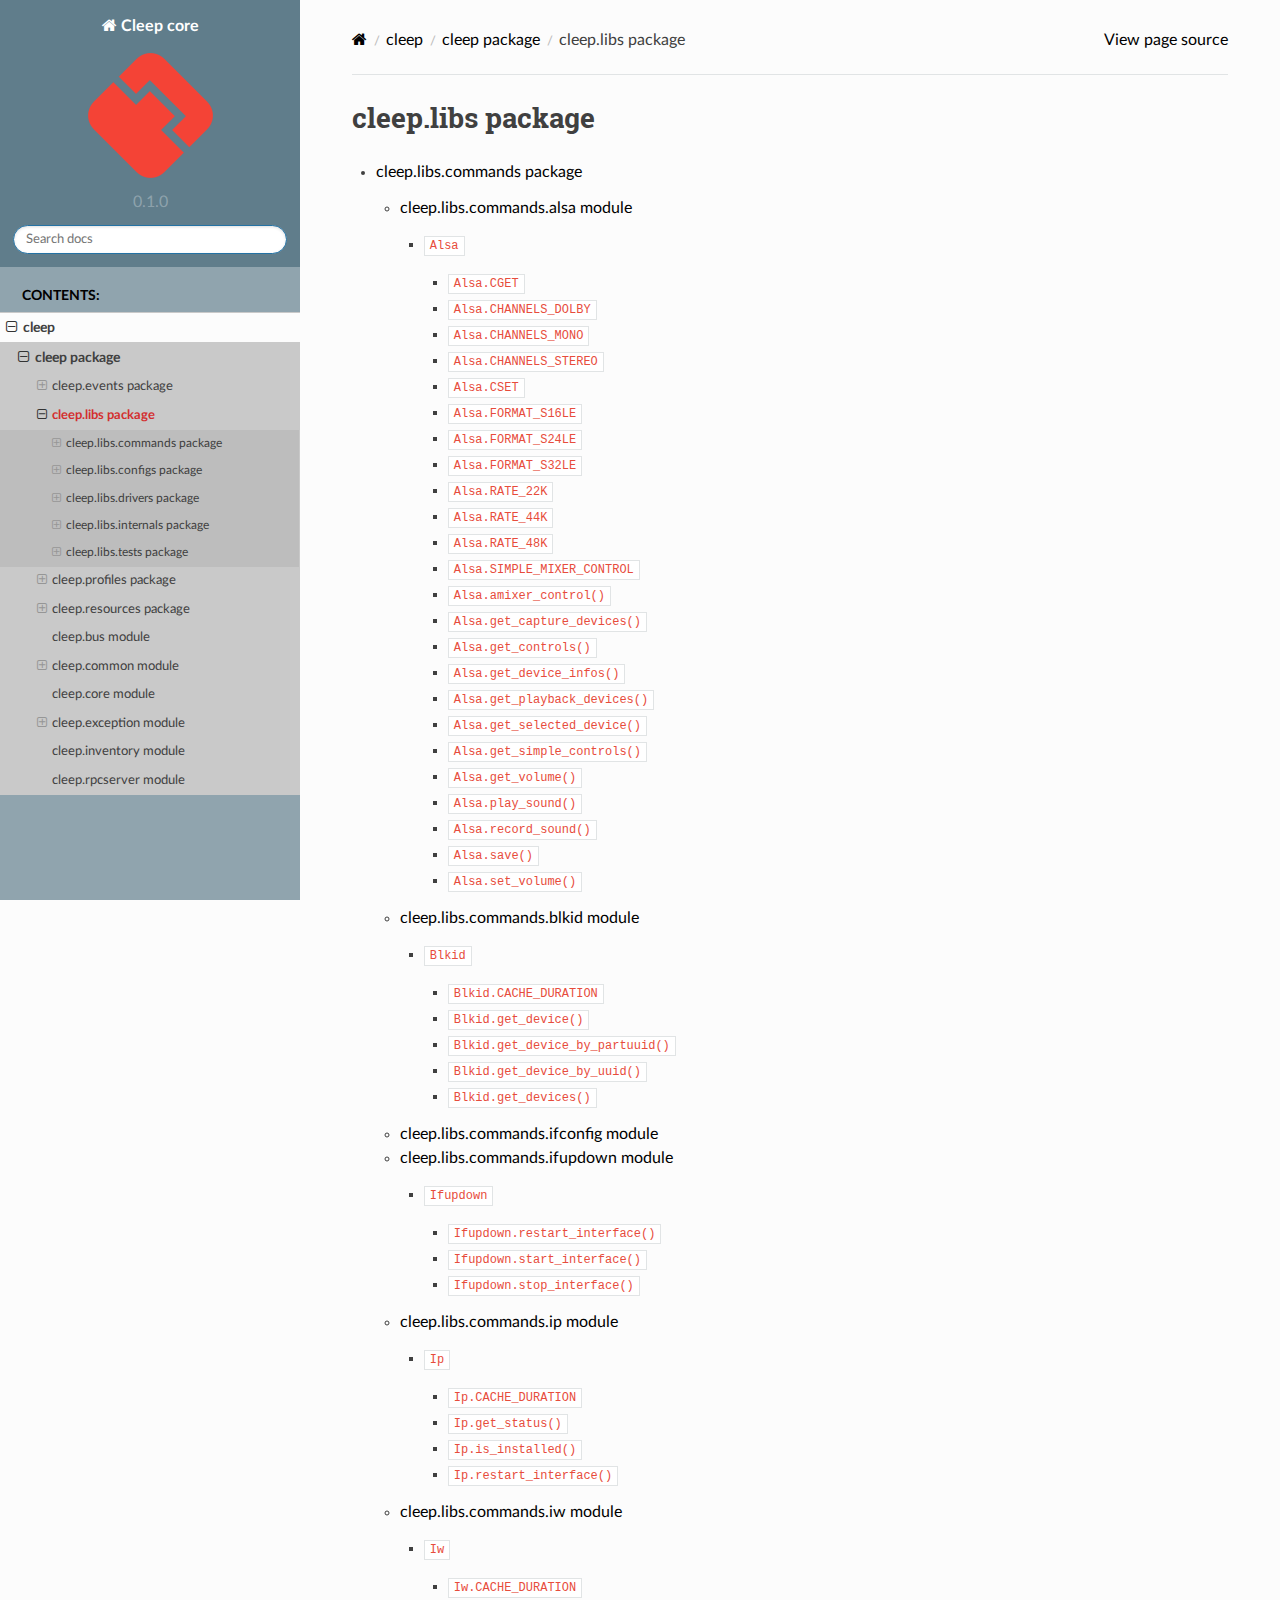
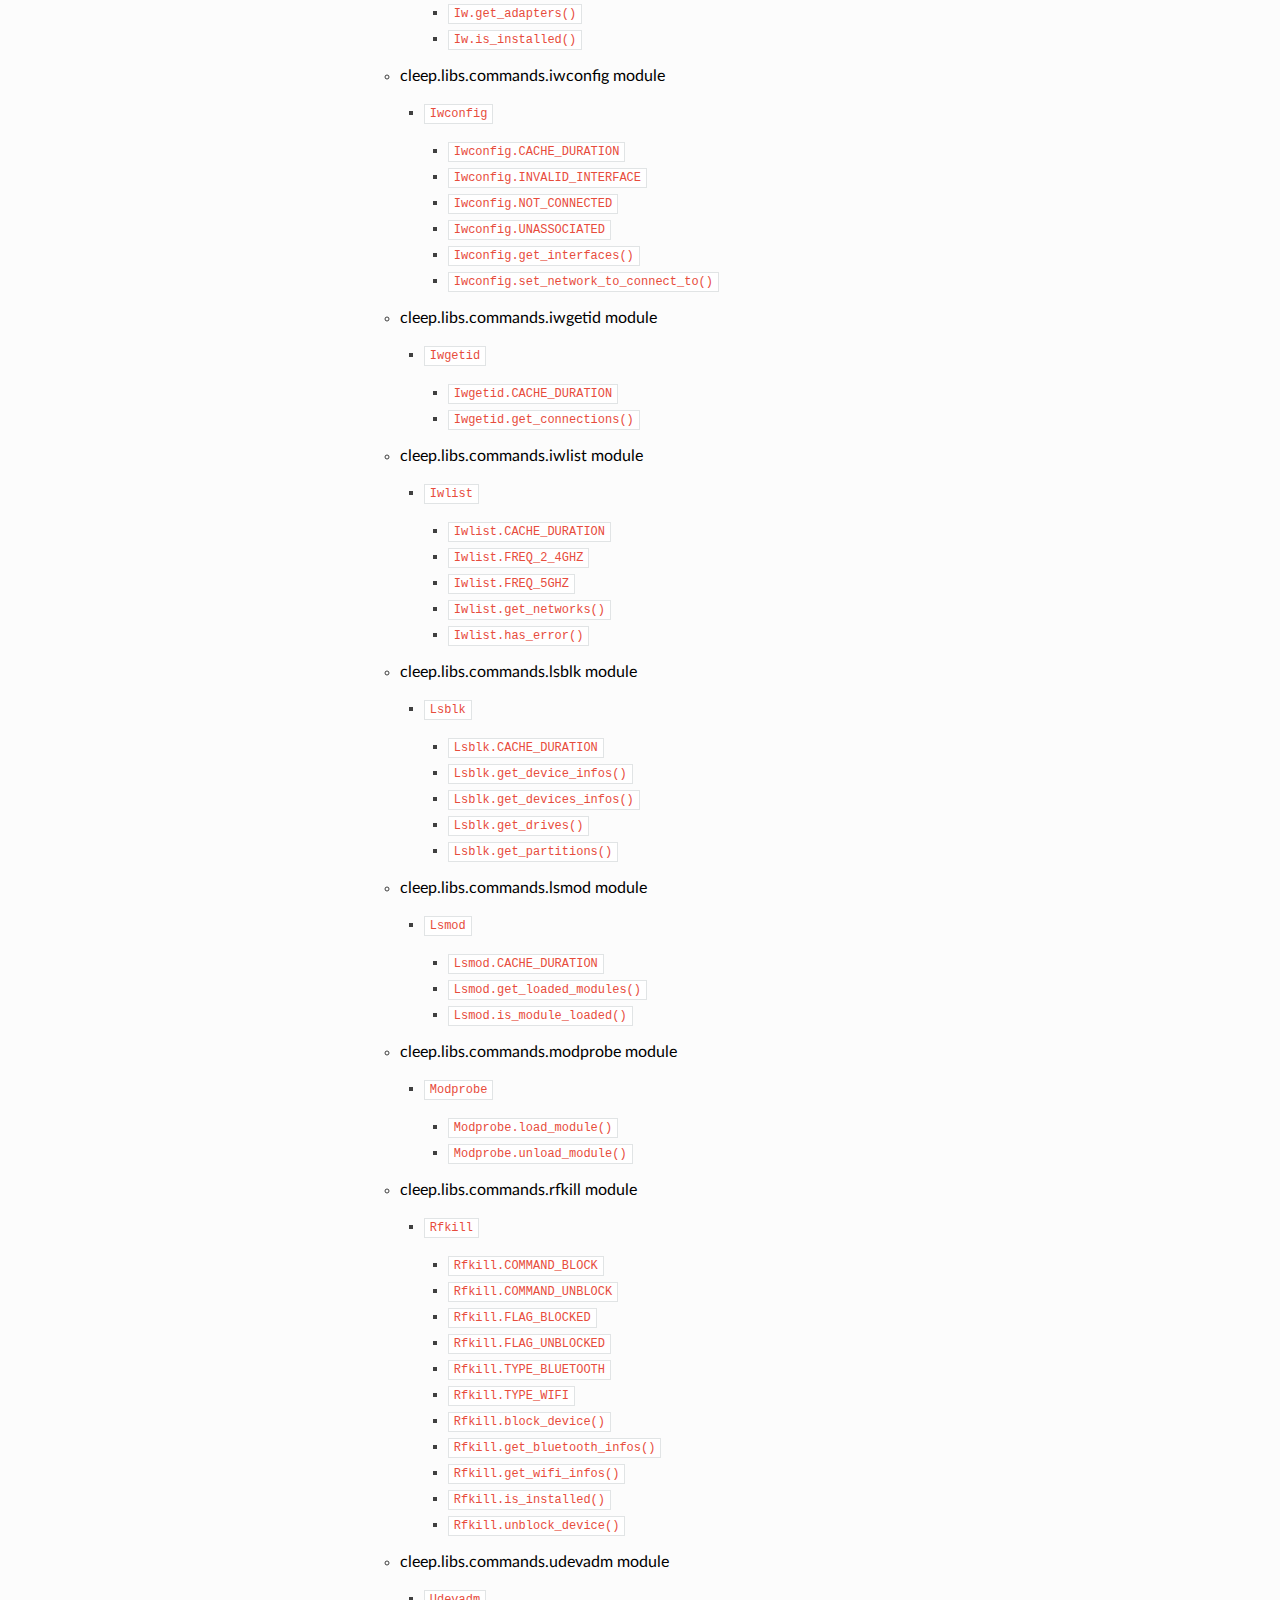
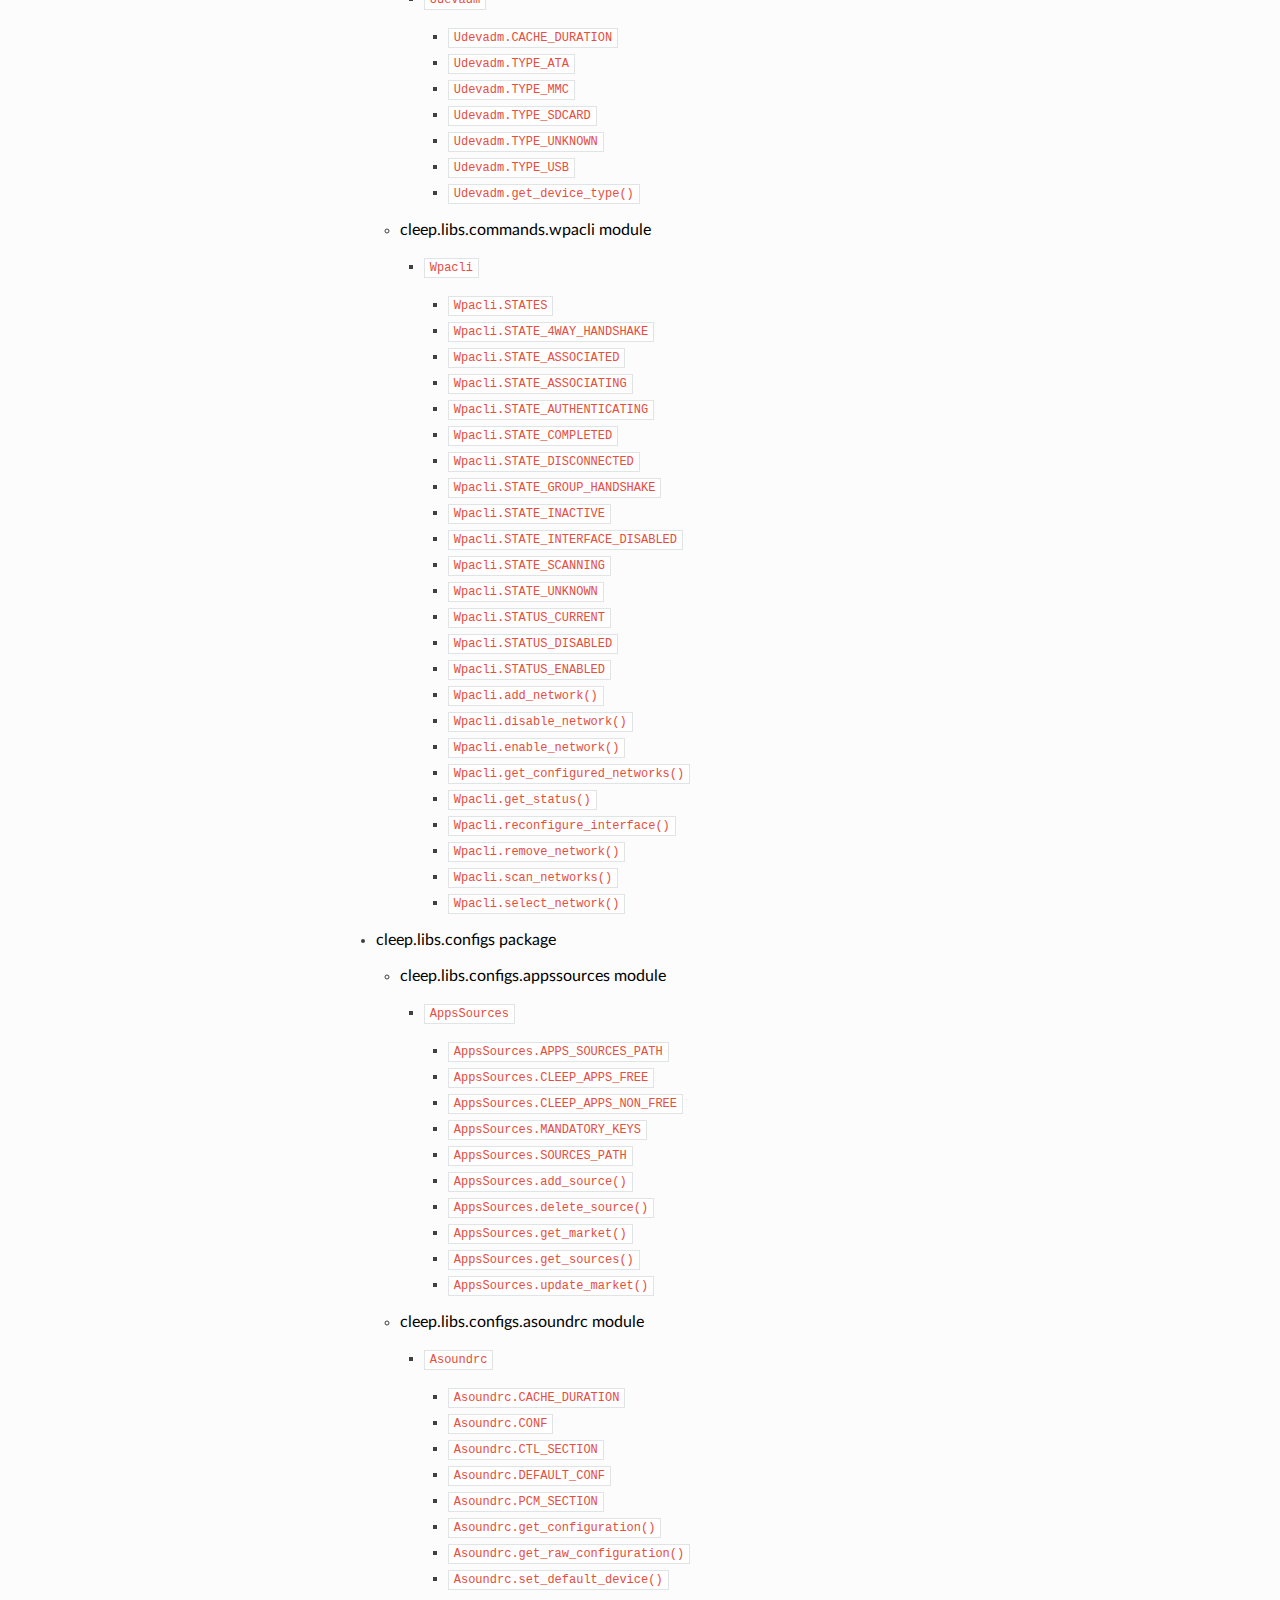
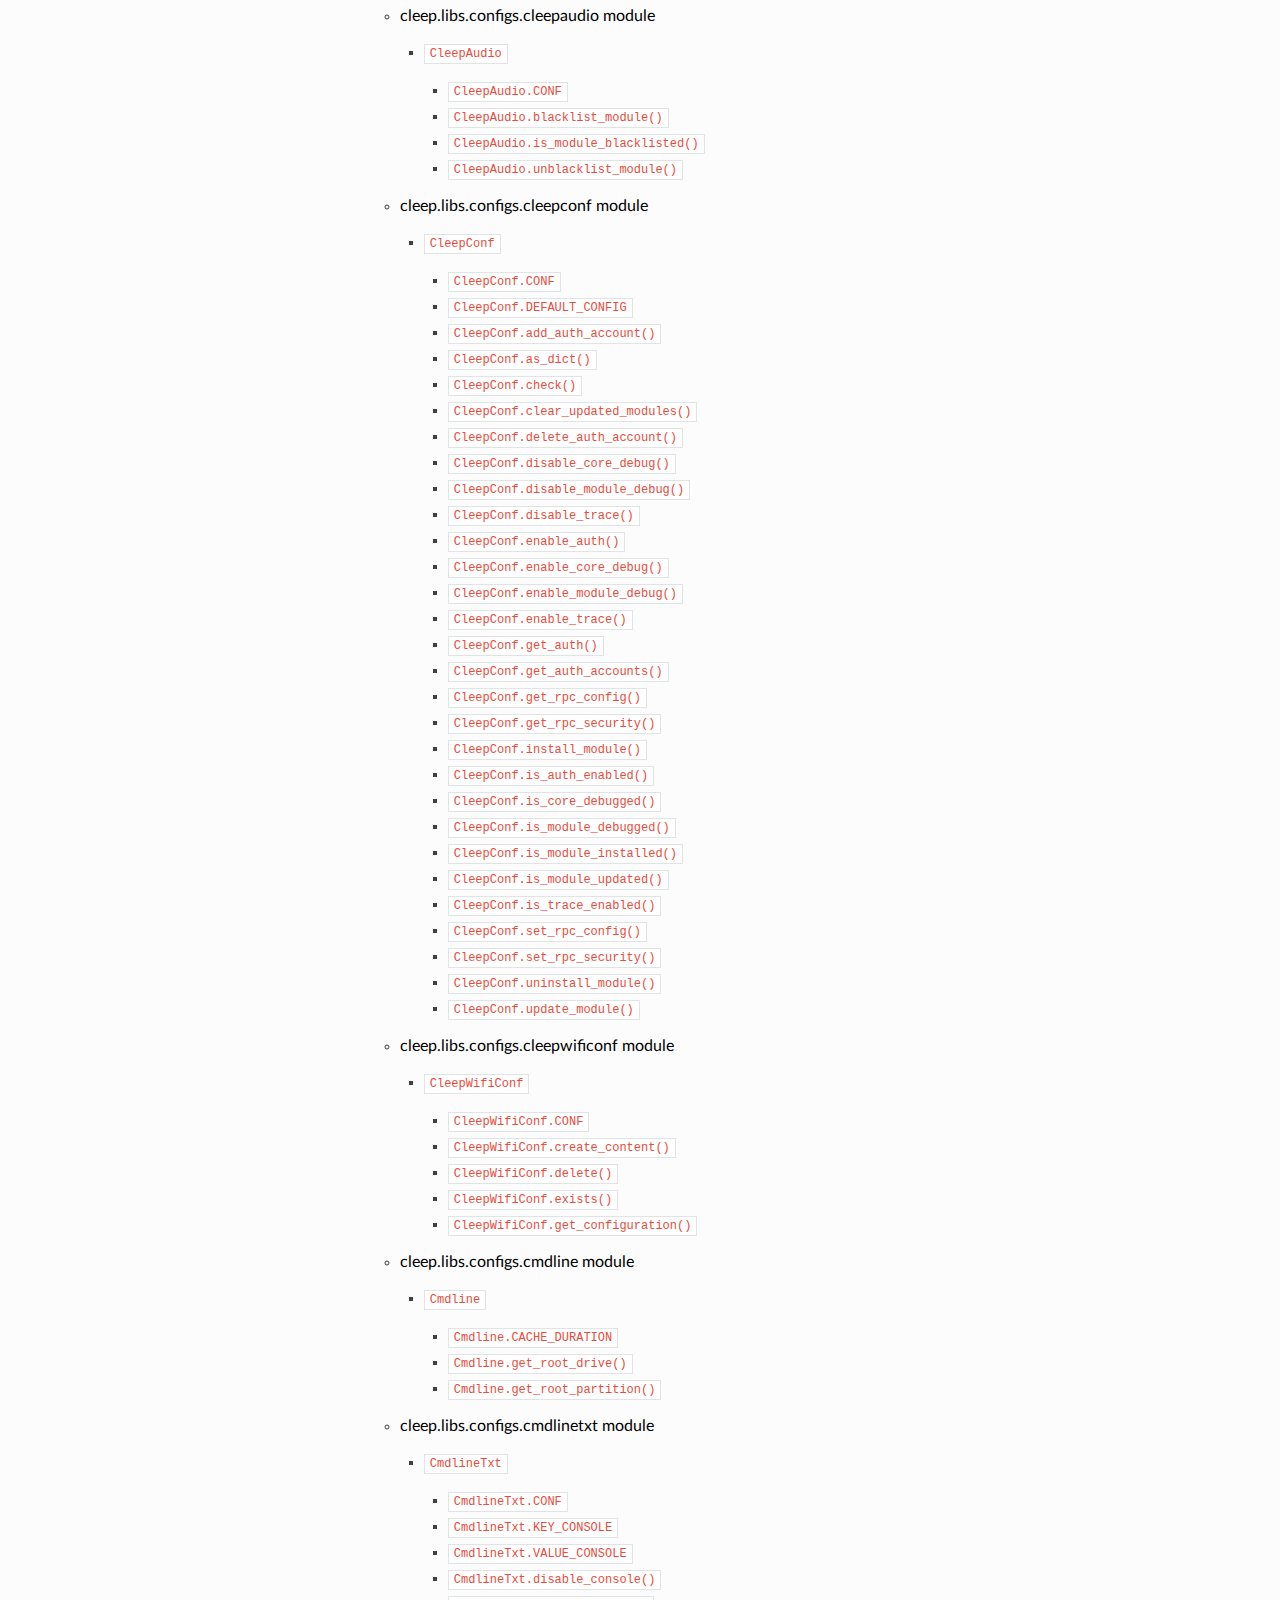
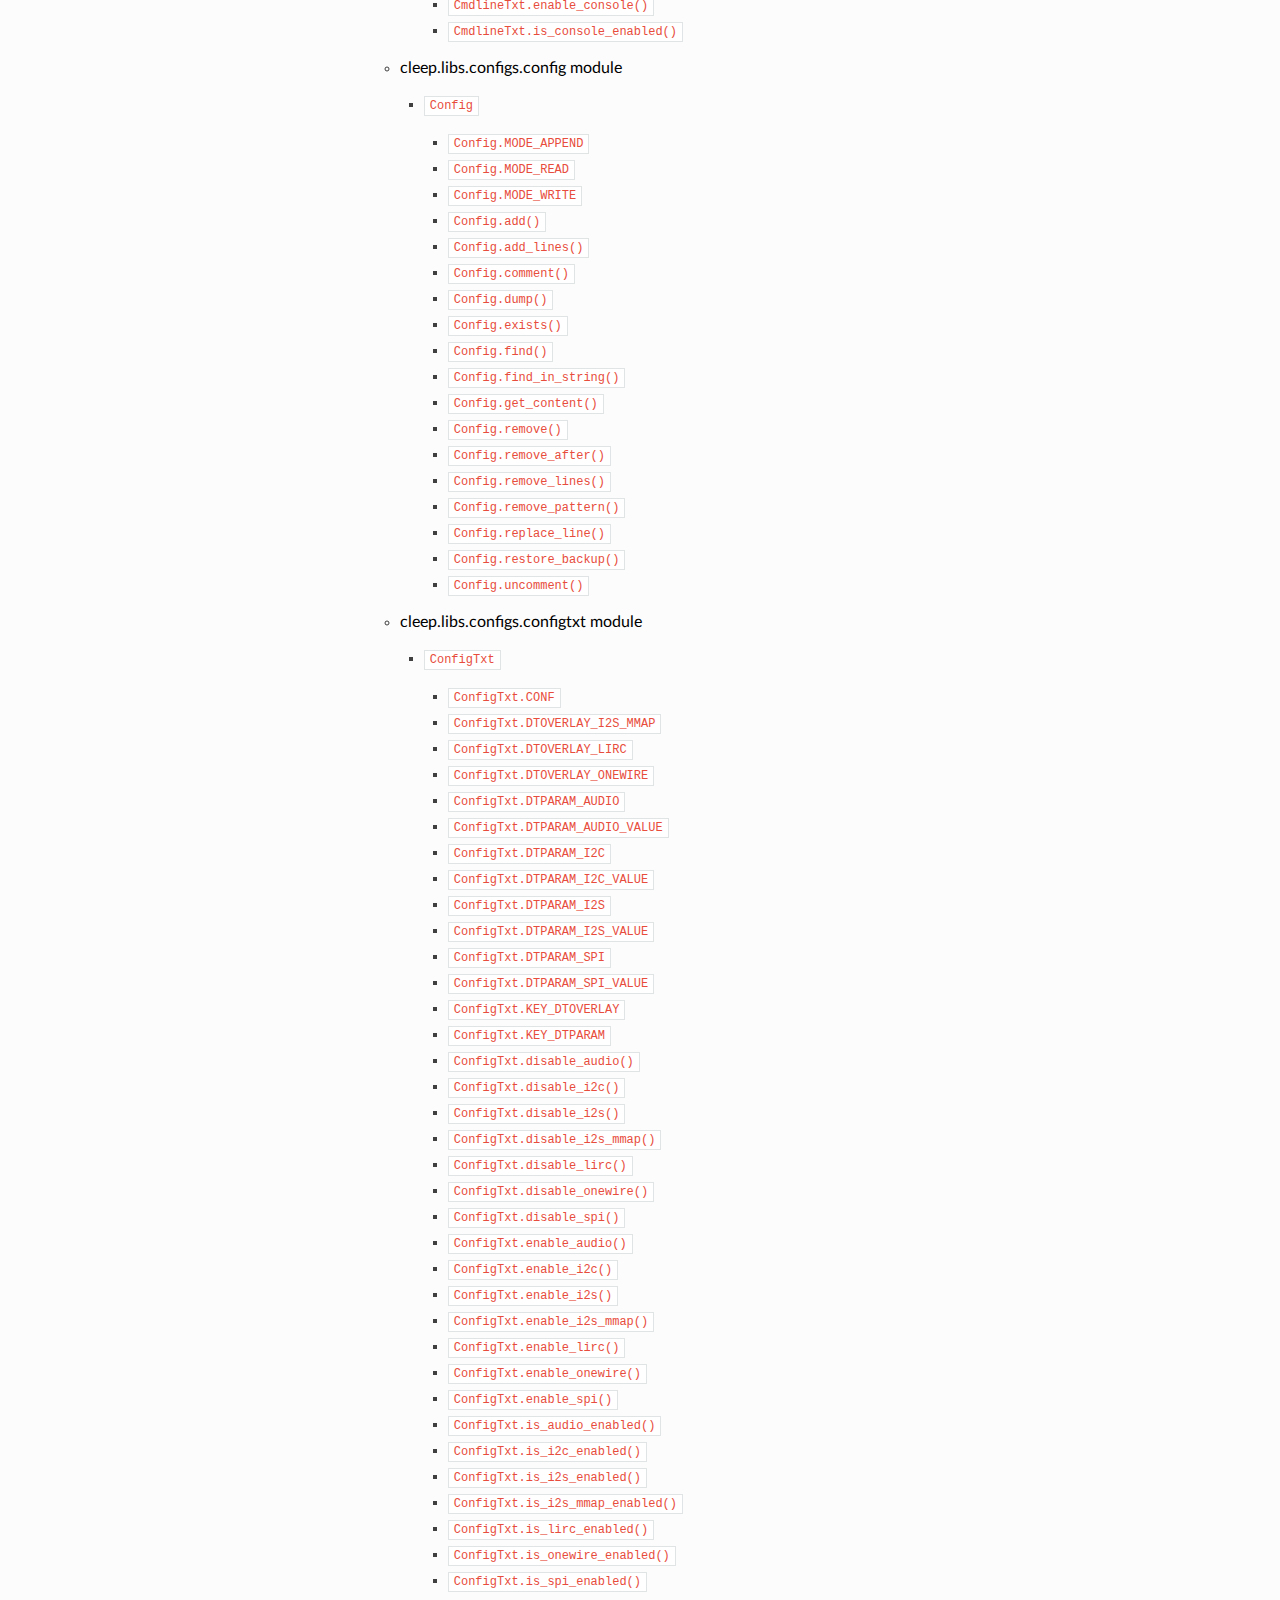
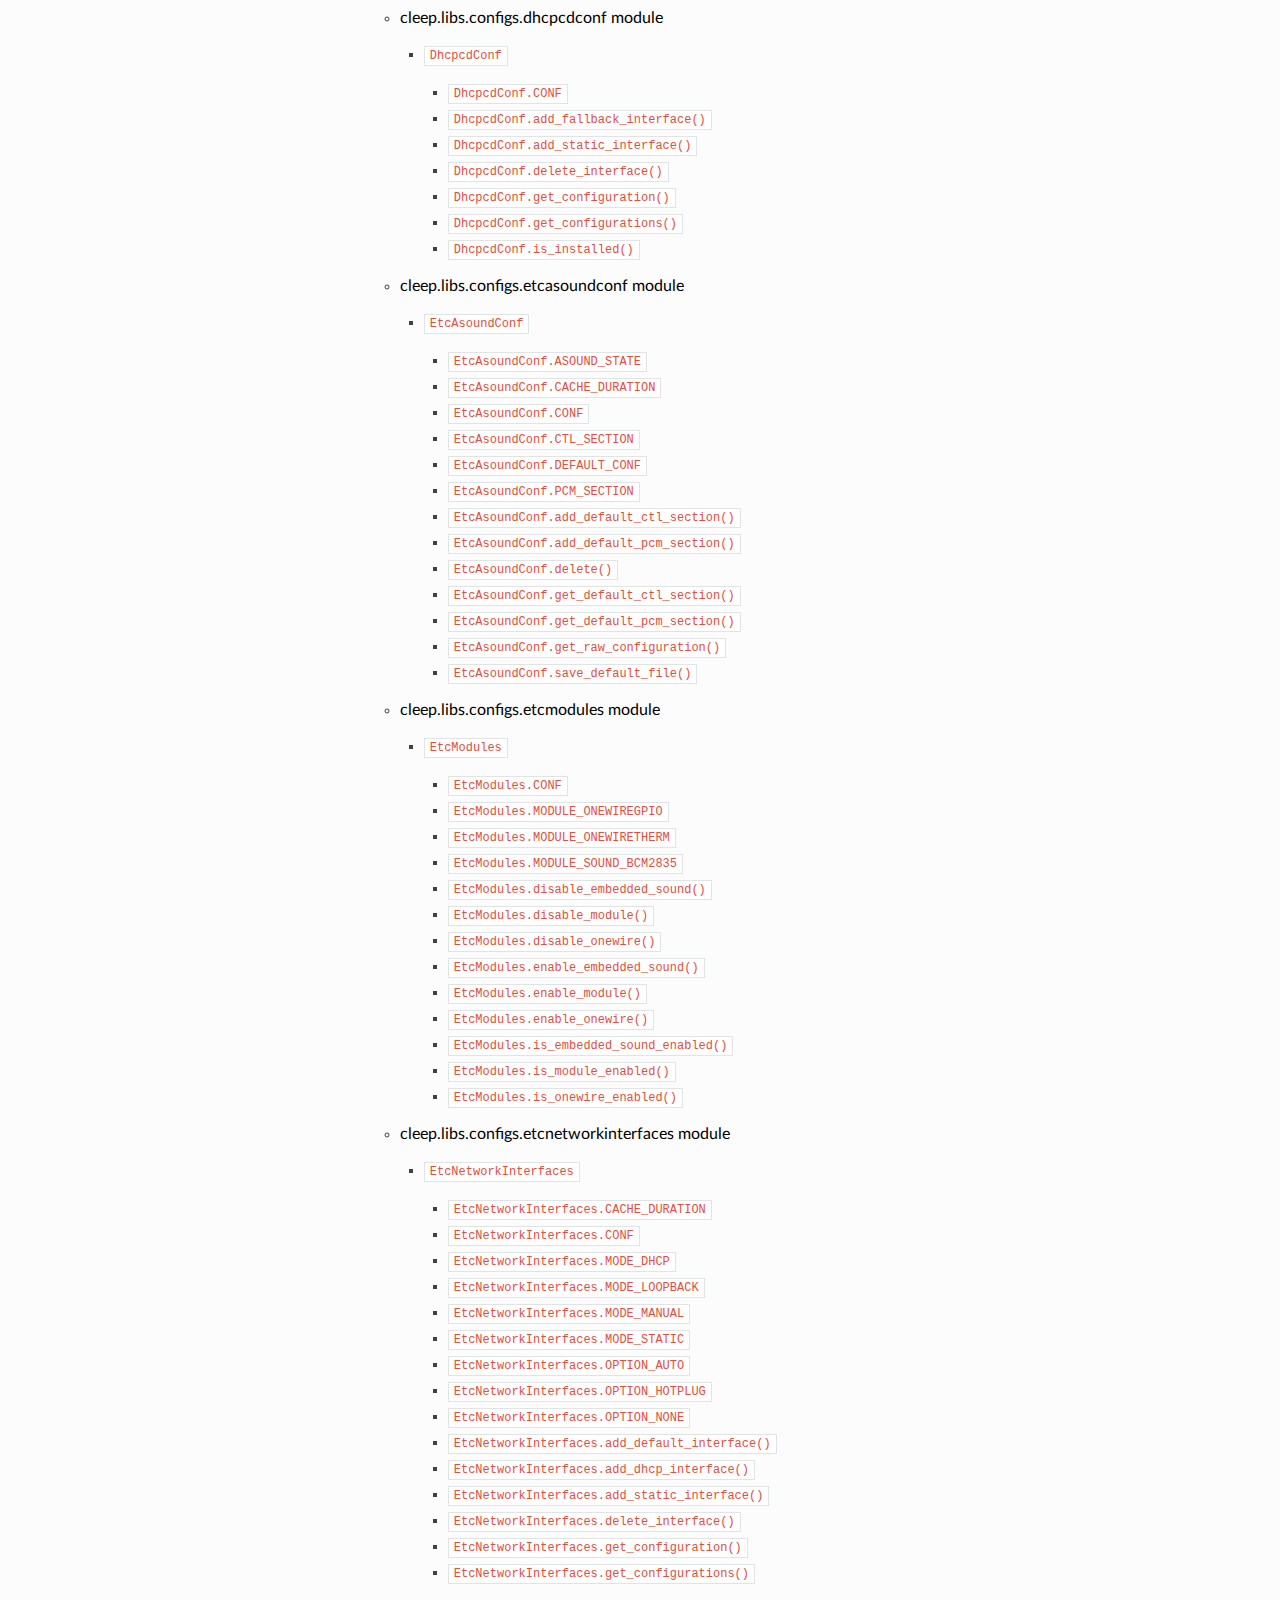
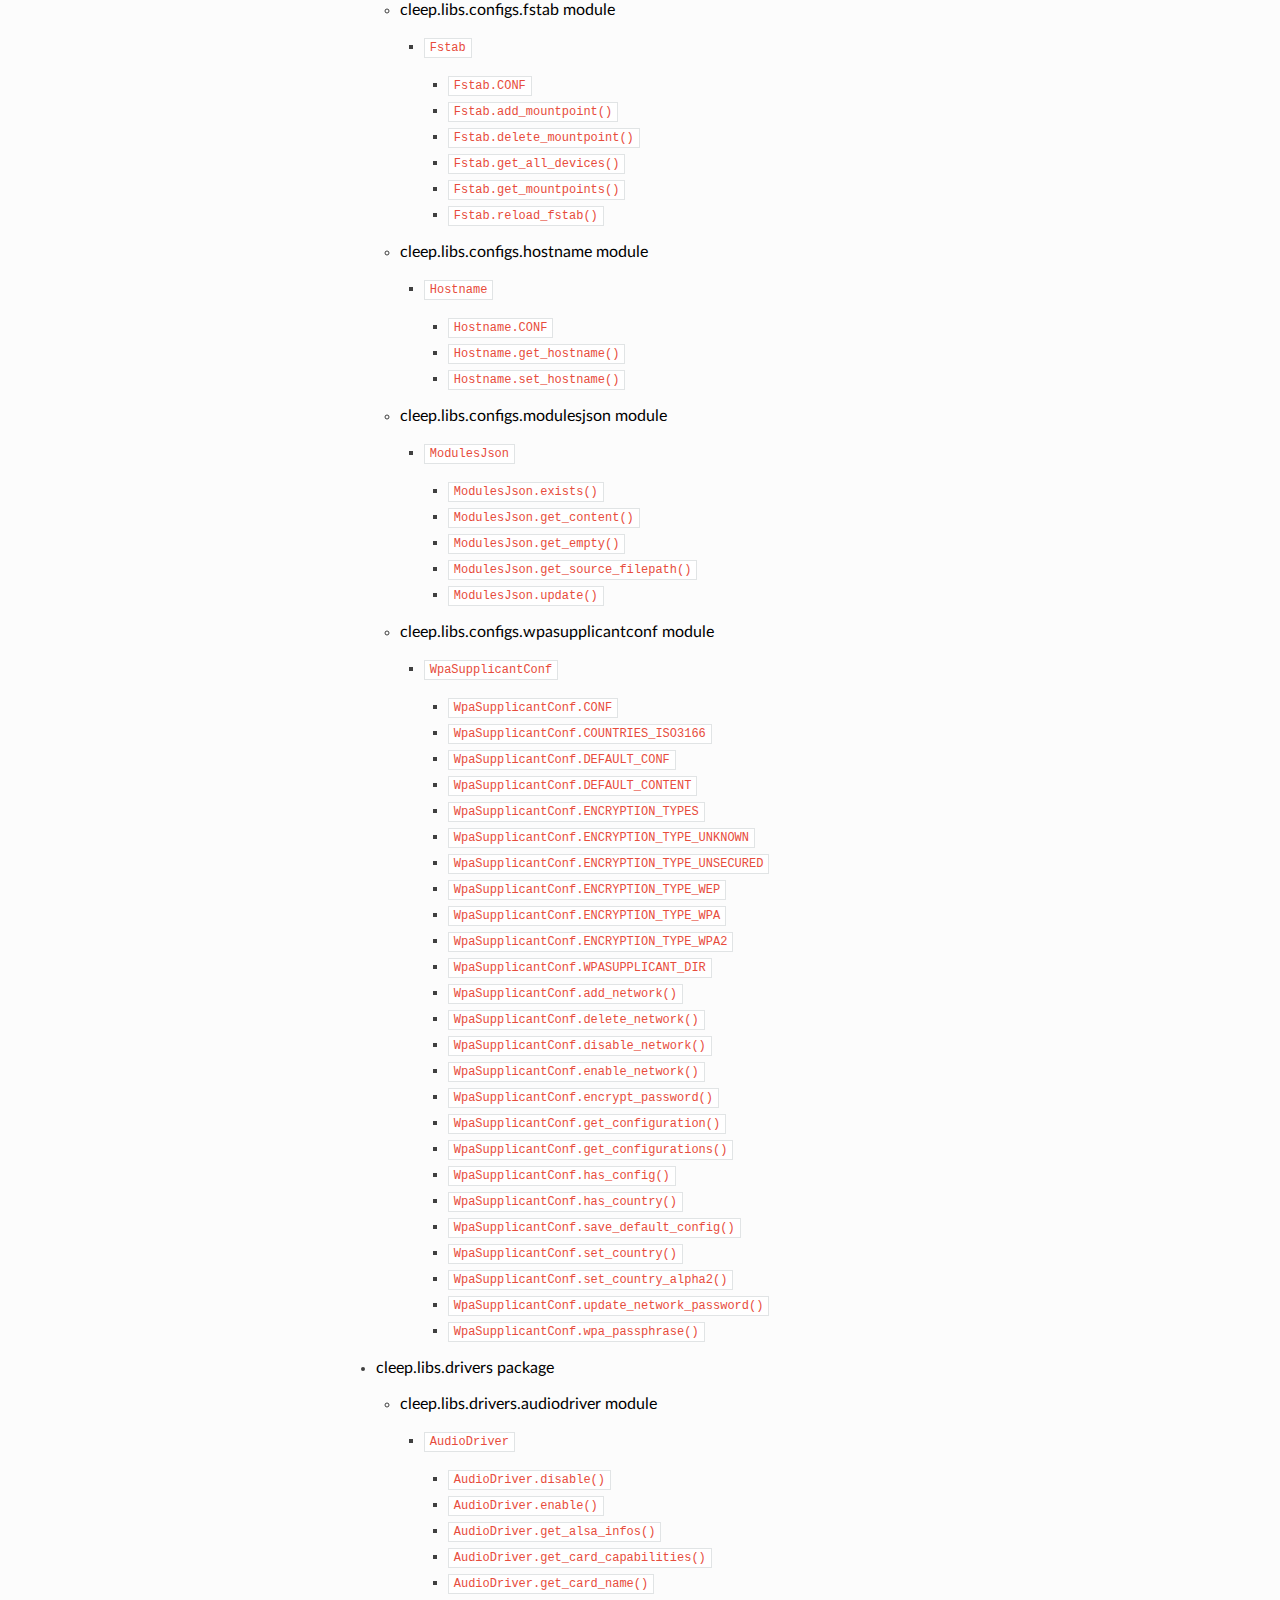
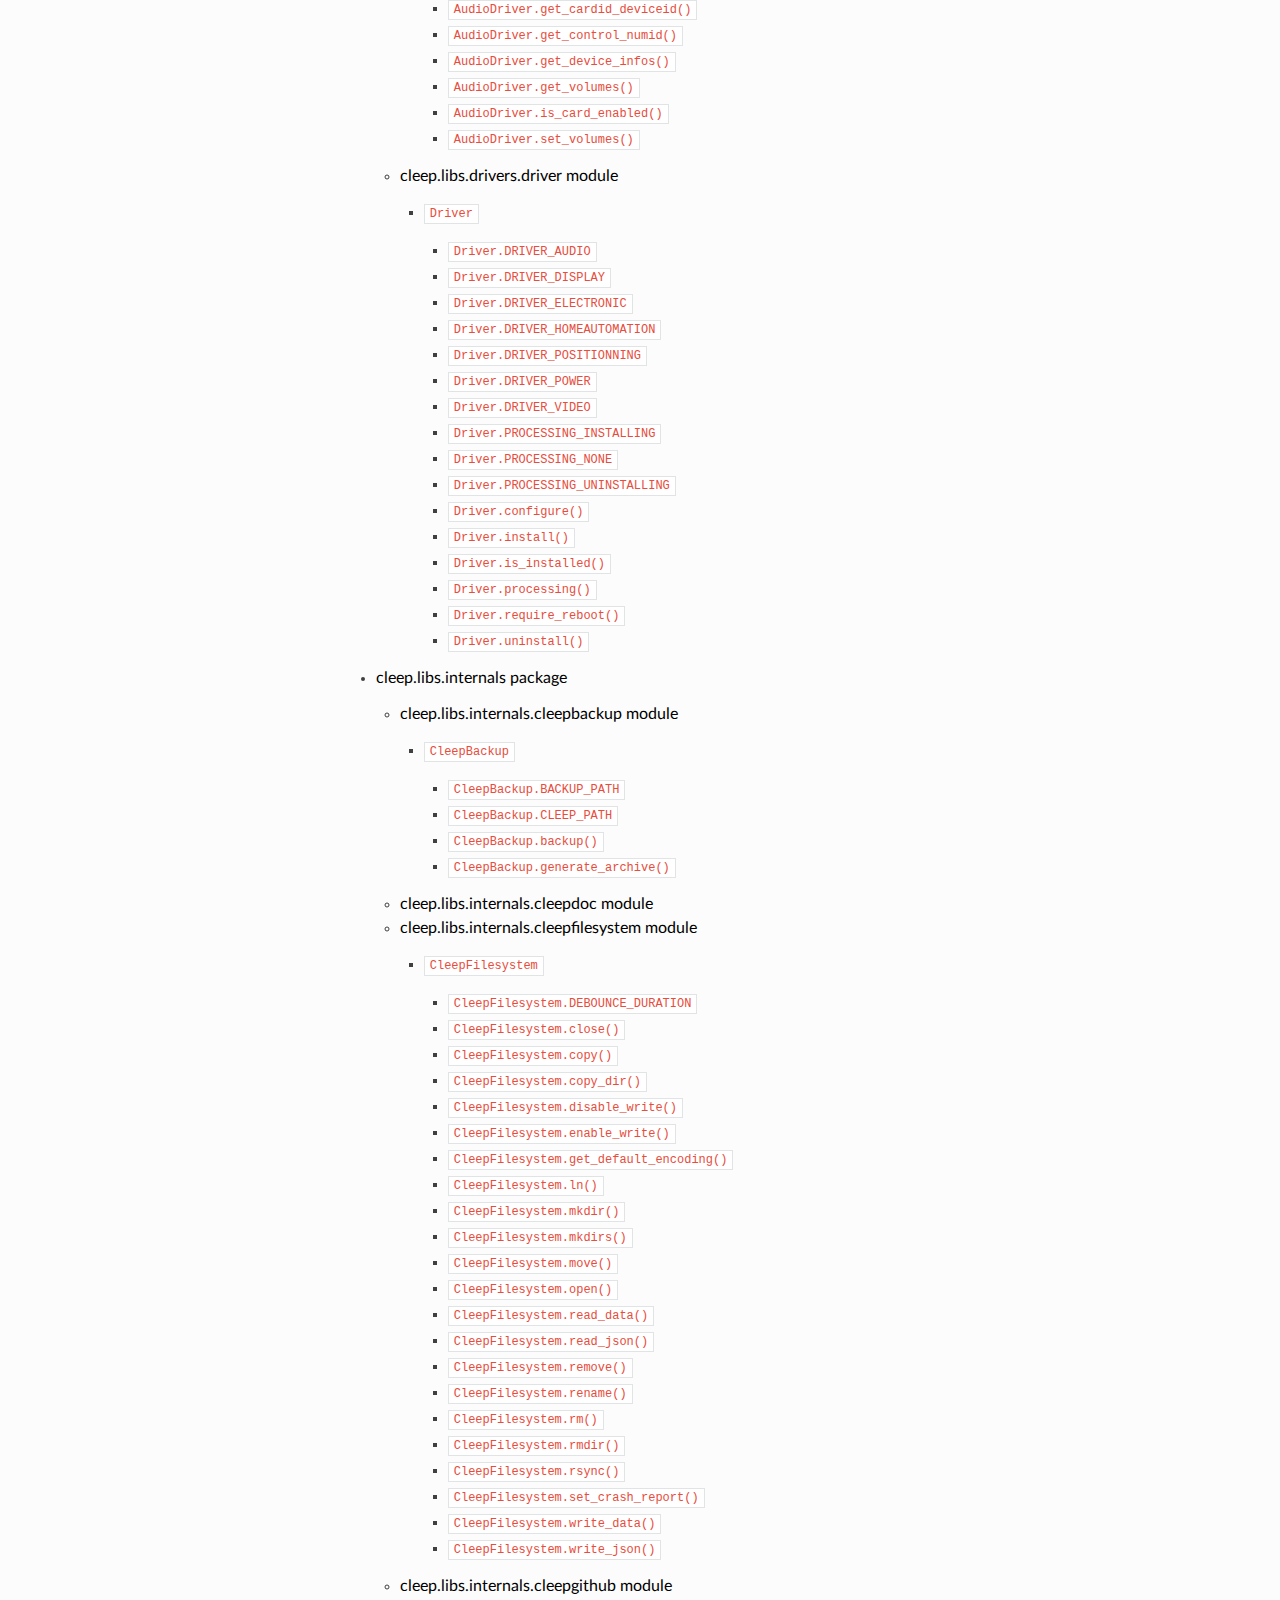
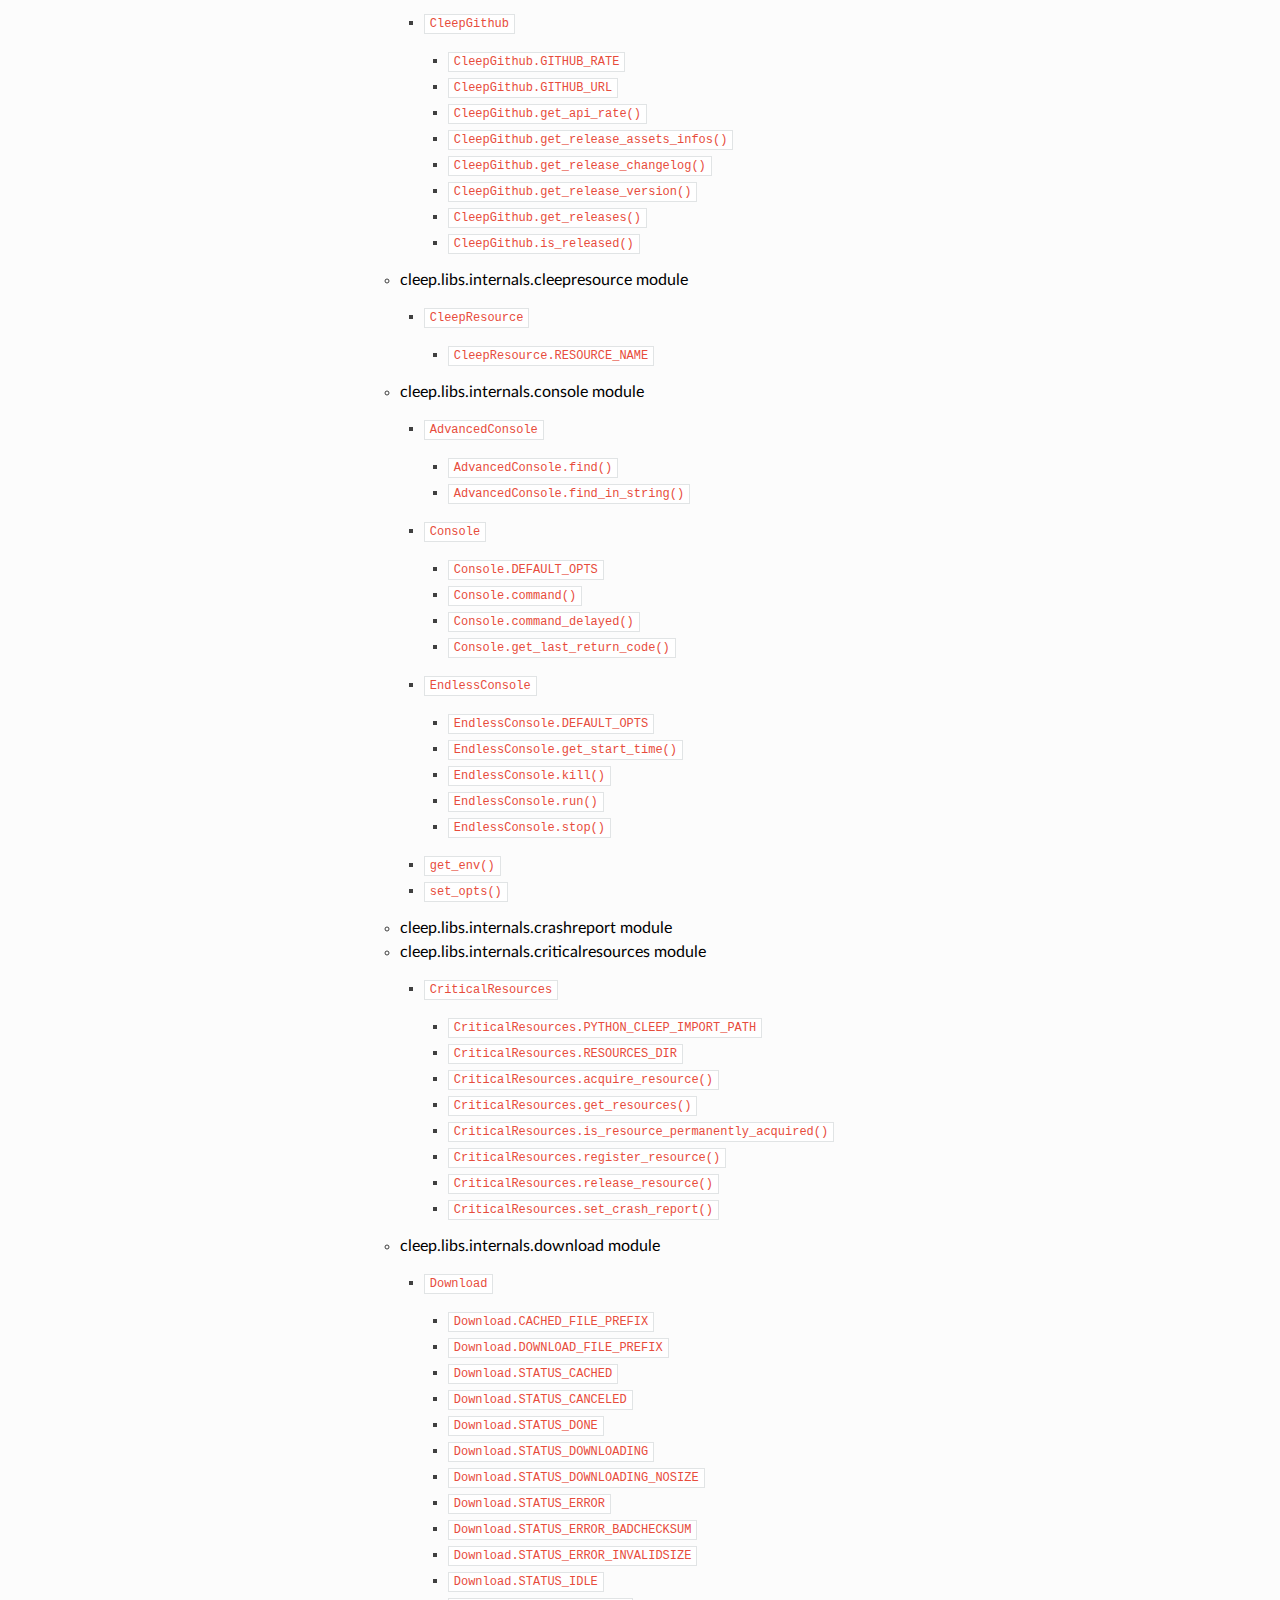
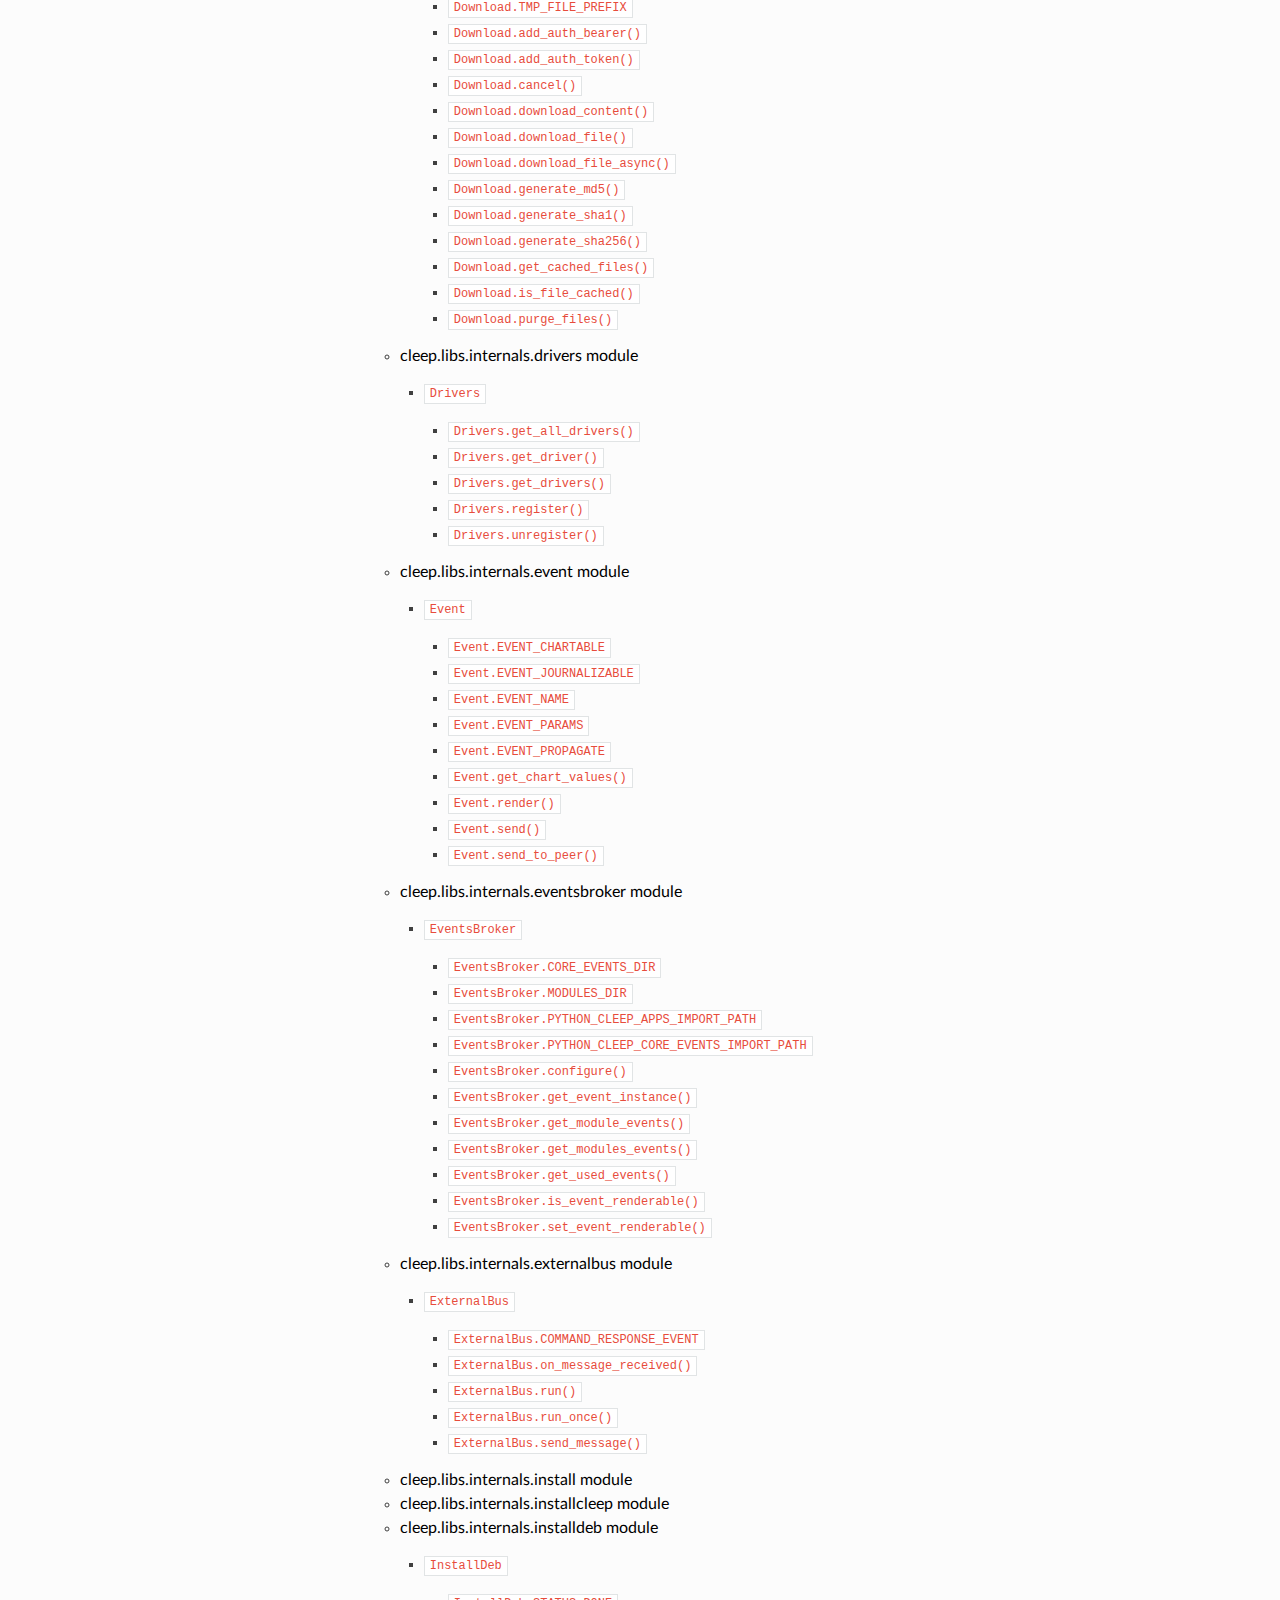
<file: source/cleep.libs.html>
<!DOCTYPE html>
<html class="writer-html5" lang="en" >
<head>
  <meta charset="utf-8" /><meta name="generator" content="Docutils 0.17.1: http://docutils.sourceforge.net/" />

  <meta name="viewport" content="width=device-width, initial-scale=1.0" />
  <title>cleep.libs package &mdash; Cleep core 0.1.0 documentation</title>
      <link rel="stylesheet" href="../_static/pygments.css" type="text/css" />
      <link rel="stylesheet" href="../_static/css/theme.css" type="text/css" />
      <link rel="stylesheet" href="../_static/cleep.css" type="text/css" />
      <link rel="stylesheet" href="../_static/cleep.css" type="text/css" />
    <link rel="shortcut icon" href="../_static/favicon.ico"/>
  <!--[if lt IE 9]>
    <script src="../_static/js/html5shiv.min.js"></script>
  <![endif]-->
  
        <script data-url_root="../" id="documentation_options" src="../_static/documentation_options.js"></script>
        <script src="../_static/jquery.js"></script>
        <script src="../_static/underscore.js"></script>
        <script src="../_static/_sphinx_javascript_frameworks_compat.js"></script>
        <script src="../_static/doctools.js"></script>
        <script src="../_static/sphinx_highlight.js"></script>
    <script src="../_static/js/theme.js"></script>
    <link rel="index" title="Index" href="../genindex.html" />
    <link rel="search" title="Search" href="../search.html" />
    <link rel="next" title="cleep.libs.commands package" href="cleep.libs.commands.html" />
    <link rel="prev" title="cleep.events package" href="cleep.events.html" /> 
</head>

<body class="wy-body-for-nav"> 
  <div class="wy-grid-for-nav">
    <nav data-toggle="wy-nav-shift" class="wy-nav-side">
      <div class="wy-side-scroll">
        <div class="wy-side-nav-search"  style="background: #607d8b" >

          
          
          <a href="../index.html" class="icon icon-home">
            Cleep core
              <img src="../_static/cleep-logo-red.png" class="logo" alt="Logo"/>
          </a>
              <div class="version">
                0.1.0
              </div>
<div role="search">
  <form id="rtd-search-form" class="wy-form" action="../search.html" method="get">
    <input type="text" name="q" placeholder="Search docs" aria-label="Search docs" />
    <input type="hidden" name="check_keywords" value="yes" />
    <input type="hidden" name="area" value="default" />
  </form>
</div>
        </div><div class="wy-menu wy-menu-vertical" data-spy="affix" role="navigation" aria-label="Navigation menu">
              <p class="caption" role="heading"><span class="caption-text">Contents:</span></p>
<ul class="current">
<li class="toctree-l1 current"><a class="reference internal" href="modules.html">cleep</a><ul class="current">
<li class="toctree-l2 current"><a class="reference internal" href="cleep.html">cleep package</a><ul class="current">
<li class="toctree-l3"><a class="reference internal" href="cleep.events.html">cleep.events package</a><ul>
<li class="toctree-l4"><a class="reference internal" href="cleep.events.html#module-cleep.events.coreappsupdatedevent">cleep.events.coreappsupdatedevent module</a><ul>
<li class="toctree-l5"><a class="reference internal" href="cleep.events.html#cleep.events.coreappsupdatedevent.CoreAppsUpdatedEvent"><code class="docutils literal notranslate"><span class="pre">CoreAppsUpdatedEvent</span></code></a><ul>
<li class="toctree-l6"><a class="reference internal" href="cleep.events.html#cleep.events.coreappsupdatedevent.CoreAppsUpdatedEvent.EVENT_NAME"><code class="docutils literal notranslate"><span class="pre">CoreAppsUpdatedEvent.EVENT_NAME</span></code></a></li>
<li class="toctree-l6"><a class="reference internal" href="cleep.events.html#cleep.events.coreappsupdatedevent.CoreAppsUpdatedEvent.EVENT_PARAMS"><code class="docutils literal notranslate"><span class="pre">CoreAppsUpdatedEvent.EVENT_PARAMS</span></code></a></li>
<li class="toctree-l6"><a class="reference internal" href="cleep.events.html#cleep.events.coreappsupdatedevent.CoreAppsUpdatedEvent.EVENT_PROPAGATE"><code class="docutils literal notranslate"><span class="pre">CoreAppsUpdatedEvent.EVENT_PROPAGATE</span></code></a></li>
</ul>
</li>
</ul>
</li>
<li class="toctree-l4"><a class="reference internal" href="cleep.events.html#module-cleep.events.coredevicedeletedevent">cleep.events.coredevicedeletedevent module</a><ul>
<li class="toctree-l5"><a class="reference internal" href="cleep.events.html#cleep.events.coredevicedeletedevent.CoreDeviceDeletedEvent"><code class="docutils literal notranslate"><span class="pre">CoreDeviceDeletedEvent</span></code></a><ul>
<li class="toctree-l6"><a class="reference internal" href="cleep.events.html#cleep.events.coredevicedeletedevent.CoreDeviceDeletedEvent.EVENT_NAME"><code class="docutils literal notranslate"><span class="pre">CoreDeviceDeletedEvent.EVENT_NAME</span></code></a></li>
<li class="toctree-l6"><a class="reference internal" href="cleep.events.html#cleep.events.coredevicedeletedevent.CoreDeviceDeletedEvent.EVENT_PARAMS"><code class="docutils literal notranslate"><span class="pre">CoreDeviceDeletedEvent.EVENT_PARAMS</span></code></a></li>
<li class="toctree-l6"><a class="reference internal" href="cleep.events.html#cleep.events.coredevicedeletedevent.CoreDeviceDeletedEvent.EVENT_PROPAGATE"><code class="docutils literal notranslate"><span class="pre">CoreDeviceDeletedEvent.EVENT_PROPAGATE</span></code></a></li>
</ul>
</li>
</ul>
</li>
</ul>
</li>
<li class="toctree-l3 current"><a class="current reference internal" href="#">cleep.libs package</a><ul>
<li class="toctree-l4"><a class="reference internal" href="cleep.libs.commands.html">cleep.libs.commands package</a><ul>
<li class="toctree-l5"><a class="reference internal" href="cleep.libs.commands.html#module-cleep.libs.commands.alsa">cleep.libs.commands.alsa module</a><ul>
<li class="toctree-l6"><a class="reference internal" href="cleep.libs.commands.html#cleep.libs.commands.alsa.Alsa"><code class="docutils literal notranslate"><span class="pre">Alsa</span></code></a></li>
</ul>
</li>
<li class="toctree-l5"><a class="reference internal" href="cleep.libs.commands.html#module-cleep.libs.commands.blkid">cleep.libs.commands.blkid module</a><ul>
<li class="toctree-l6"><a class="reference internal" href="cleep.libs.commands.html#cleep.libs.commands.blkid.Blkid"><code class="docutils literal notranslate"><span class="pre">Blkid</span></code></a></li>
</ul>
</li>
<li class="toctree-l5"><a class="reference internal" href="cleep.libs.commands.html#cleep-libs-commands-ifconfig-module">cleep.libs.commands.ifconfig module</a></li>
<li class="toctree-l5"><a class="reference internal" href="cleep.libs.commands.html#module-cleep.libs.commands.ifupdown">cleep.libs.commands.ifupdown module</a><ul>
<li class="toctree-l6"><a class="reference internal" href="cleep.libs.commands.html#cleep.libs.commands.ifupdown.Ifupdown"><code class="docutils literal notranslate"><span class="pre">Ifupdown</span></code></a></li>
</ul>
</li>
<li class="toctree-l5"><a class="reference internal" href="cleep.libs.commands.html#module-cleep.libs.commands.ip">cleep.libs.commands.ip module</a><ul>
<li class="toctree-l6"><a class="reference internal" href="cleep.libs.commands.html#cleep.libs.commands.ip.Ip"><code class="docutils literal notranslate"><span class="pre">Ip</span></code></a></li>
</ul>
</li>
<li class="toctree-l5"><a class="reference internal" href="cleep.libs.commands.html#module-cleep.libs.commands.iw">cleep.libs.commands.iw module</a><ul>
<li class="toctree-l6"><a class="reference internal" href="cleep.libs.commands.html#cleep.libs.commands.iw.Iw"><code class="docutils literal notranslate"><span class="pre">Iw</span></code></a></li>
</ul>
</li>
<li class="toctree-l5"><a class="reference internal" href="cleep.libs.commands.html#module-cleep.libs.commands.iwconfig">cleep.libs.commands.iwconfig module</a><ul>
<li class="toctree-l6"><a class="reference internal" href="cleep.libs.commands.html#cleep.libs.commands.iwconfig.Iwconfig"><code class="docutils literal notranslate"><span class="pre">Iwconfig</span></code></a></li>
</ul>
</li>
<li class="toctree-l5"><a class="reference internal" href="cleep.libs.commands.html#module-cleep.libs.commands.iwgetid">cleep.libs.commands.iwgetid module</a><ul>
<li class="toctree-l6"><a class="reference internal" href="cleep.libs.commands.html#cleep.libs.commands.iwgetid.Iwgetid"><code class="docutils literal notranslate"><span class="pre">Iwgetid</span></code></a></li>
</ul>
</li>
<li class="toctree-l5"><a class="reference internal" href="cleep.libs.commands.html#module-cleep.libs.commands.iwlist">cleep.libs.commands.iwlist module</a><ul>
<li class="toctree-l6"><a class="reference internal" href="cleep.libs.commands.html#cleep.libs.commands.iwlist.Iwlist"><code class="docutils literal notranslate"><span class="pre">Iwlist</span></code></a></li>
</ul>
</li>
<li class="toctree-l5"><a class="reference internal" href="cleep.libs.commands.html#module-cleep.libs.commands.lsblk">cleep.libs.commands.lsblk module</a><ul>
<li class="toctree-l6"><a class="reference internal" href="cleep.libs.commands.html#cleep.libs.commands.lsblk.Lsblk"><code class="docutils literal notranslate"><span class="pre">Lsblk</span></code></a></li>
</ul>
</li>
<li class="toctree-l5"><a class="reference internal" href="cleep.libs.commands.html#module-cleep.libs.commands.lsmod">cleep.libs.commands.lsmod module</a><ul>
<li class="toctree-l6"><a class="reference internal" href="cleep.libs.commands.html#cleep.libs.commands.lsmod.Lsmod"><code class="docutils literal notranslate"><span class="pre">Lsmod</span></code></a></li>
</ul>
</li>
<li class="toctree-l5"><a class="reference internal" href="cleep.libs.commands.html#module-cleep.libs.commands.modprobe">cleep.libs.commands.modprobe module</a><ul>
<li class="toctree-l6"><a class="reference internal" href="cleep.libs.commands.html#cleep.libs.commands.modprobe.Modprobe"><code class="docutils literal notranslate"><span class="pre">Modprobe</span></code></a></li>
</ul>
</li>
<li class="toctree-l5"><a class="reference internal" href="cleep.libs.commands.html#module-cleep.libs.commands.rfkill">cleep.libs.commands.rfkill module</a><ul>
<li class="toctree-l6"><a class="reference internal" href="cleep.libs.commands.html#cleep.libs.commands.rfkill.Rfkill"><code class="docutils literal notranslate"><span class="pre">Rfkill</span></code></a></li>
</ul>
</li>
<li class="toctree-l5"><a class="reference internal" href="cleep.libs.commands.html#module-cleep.libs.commands.udevadm">cleep.libs.commands.udevadm module</a><ul>
<li class="toctree-l6"><a class="reference internal" href="cleep.libs.commands.html#cleep.libs.commands.udevadm.Udevadm"><code class="docutils literal notranslate"><span class="pre">Udevadm</span></code></a></li>
</ul>
</li>
<li class="toctree-l5"><a class="reference internal" href="cleep.libs.commands.html#module-cleep.libs.commands.wpacli">cleep.libs.commands.wpacli module</a><ul>
<li class="toctree-l6"><a class="reference internal" href="cleep.libs.commands.html#cleep.libs.commands.wpacli.Wpacli"><code class="docutils literal notranslate"><span class="pre">Wpacli</span></code></a></li>
</ul>
</li>
</ul>
</li>
<li class="toctree-l4"><a class="reference internal" href="cleep.libs.configs.html">cleep.libs.configs package</a><ul>
<li class="toctree-l5"><a class="reference internal" href="cleep.libs.configs.html#module-cleep.libs.configs.appssources">cleep.libs.configs.appssources module</a><ul>
<li class="toctree-l6"><a class="reference internal" href="cleep.libs.configs.html#cleep.libs.configs.appssources.AppsSources"><code class="docutils literal notranslate"><span class="pre">AppsSources</span></code></a></li>
</ul>
</li>
<li class="toctree-l5"><a class="reference internal" href="cleep.libs.configs.html#module-cleep.libs.configs.asoundrc">cleep.libs.configs.asoundrc module</a><ul>
<li class="toctree-l6"><a class="reference internal" href="cleep.libs.configs.html#cleep.libs.configs.asoundrc.Asoundrc"><code class="docutils literal notranslate"><span class="pre">Asoundrc</span></code></a></li>
</ul>
</li>
<li class="toctree-l5"><a class="reference internal" href="cleep.libs.configs.html#module-cleep.libs.configs.cleepaudio">cleep.libs.configs.cleepaudio module</a><ul>
<li class="toctree-l6"><a class="reference internal" href="cleep.libs.configs.html#cleep.libs.configs.cleepaudio.CleepAudio"><code class="docutils literal notranslate"><span class="pre">CleepAudio</span></code></a></li>
</ul>
</li>
<li class="toctree-l5"><a class="reference internal" href="cleep.libs.configs.html#module-cleep.libs.configs.cleepconf">cleep.libs.configs.cleepconf module</a><ul>
<li class="toctree-l6"><a class="reference internal" href="cleep.libs.configs.html#cleep.libs.configs.cleepconf.CleepConf"><code class="docutils literal notranslate"><span class="pre">CleepConf</span></code></a></li>
</ul>
</li>
<li class="toctree-l5"><a class="reference internal" href="cleep.libs.configs.html#module-cleep.libs.configs.cleepwificonf">cleep.libs.configs.cleepwificonf module</a><ul>
<li class="toctree-l6"><a class="reference internal" href="cleep.libs.configs.html#cleep.libs.configs.cleepwificonf.CleepWifiConf"><code class="docutils literal notranslate"><span class="pre">CleepWifiConf</span></code></a></li>
</ul>
</li>
<li class="toctree-l5"><a class="reference internal" href="cleep.libs.configs.html#module-cleep.libs.configs.cmdline">cleep.libs.configs.cmdline module</a><ul>
<li class="toctree-l6"><a class="reference internal" href="cleep.libs.configs.html#cleep.libs.configs.cmdline.Cmdline"><code class="docutils literal notranslate"><span class="pre">Cmdline</span></code></a></li>
</ul>
</li>
<li class="toctree-l5"><a class="reference internal" href="cleep.libs.configs.html#module-cleep.libs.configs.cmdlinetxt">cleep.libs.configs.cmdlinetxt module</a><ul>
<li class="toctree-l6"><a class="reference internal" href="cleep.libs.configs.html#cleep.libs.configs.cmdlinetxt.CmdlineTxt"><code class="docutils literal notranslate"><span class="pre">CmdlineTxt</span></code></a></li>
</ul>
</li>
<li class="toctree-l5"><a class="reference internal" href="cleep.libs.configs.html#module-cleep.libs.configs.config">cleep.libs.configs.config module</a><ul>
<li class="toctree-l6"><a class="reference internal" href="cleep.libs.configs.html#cleep.libs.configs.config.Config"><code class="docutils literal notranslate"><span class="pre">Config</span></code></a></li>
</ul>
</li>
<li class="toctree-l5"><a class="reference internal" href="cleep.libs.configs.html#module-cleep.libs.configs.configtxt">cleep.libs.configs.configtxt module</a><ul>
<li class="toctree-l6"><a class="reference internal" href="cleep.libs.configs.html#cleep.libs.configs.configtxt.ConfigTxt"><code class="docutils literal notranslate"><span class="pre">ConfigTxt</span></code></a></li>
</ul>
</li>
<li class="toctree-l5"><a class="reference internal" href="cleep.libs.configs.html#module-cleep.libs.configs.dhcpcdconf">cleep.libs.configs.dhcpcdconf module</a><ul>
<li class="toctree-l6"><a class="reference internal" href="cleep.libs.configs.html#cleep.libs.configs.dhcpcdconf.DhcpcdConf"><code class="docutils literal notranslate"><span class="pre">DhcpcdConf</span></code></a></li>
</ul>
</li>
<li class="toctree-l5"><a class="reference internal" href="cleep.libs.configs.html#module-cleep.libs.configs.etcasoundconf">cleep.libs.configs.etcasoundconf module</a><ul>
<li class="toctree-l6"><a class="reference internal" href="cleep.libs.configs.html#cleep.libs.configs.etcasoundconf.EtcAsoundConf"><code class="docutils literal notranslate"><span class="pre">EtcAsoundConf</span></code></a></li>
</ul>
</li>
<li class="toctree-l5"><a class="reference internal" href="cleep.libs.configs.html#module-cleep.libs.configs.etcmodules">cleep.libs.configs.etcmodules module</a><ul>
<li class="toctree-l6"><a class="reference internal" href="cleep.libs.configs.html#cleep.libs.configs.etcmodules.EtcModules"><code class="docutils literal notranslate"><span class="pre">EtcModules</span></code></a></li>
</ul>
</li>
<li class="toctree-l5"><a class="reference internal" href="cleep.libs.configs.html#module-cleep.libs.configs.etcnetworkinterfaces">cleep.libs.configs.etcnetworkinterfaces module</a><ul>
<li class="toctree-l6"><a class="reference internal" href="cleep.libs.configs.html#cleep.libs.configs.etcnetworkinterfaces.EtcNetworkInterfaces"><code class="docutils literal notranslate"><span class="pre">EtcNetworkInterfaces</span></code></a></li>
</ul>
</li>
<li class="toctree-l5"><a class="reference internal" href="cleep.libs.configs.html#module-cleep.libs.configs.fstab">cleep.libs.configs.fstab module</a><ul>
<li class="toctree-l6"><a class="reference internal" href="cleep.libs.configs.html#cleep.libs.configs.fstab.Fstab"><code class="docutils literal notranslate"><span class="pre">Fstab</span></code></a></li>
</ul>
</li>
<li class="toctree-l5"><a class="reference internal" href="cleep.libs.configs.html#module-cleep.libs.configs.hostname">cleep.libs.configs.hostname module</a><ul>
<li class="toctree-l6"><a class="reference internal" href="cleep.libs.configs.html#cleep.libs.configs.hostname.Hostname"><code class="docutils literal notranslate"><span class="pre">Hostname</span></code></a></li>
</ul>
</li>
<li class="toctree-l5"><a class="reference internal" href="cleep.libs.configs.html#module-cleep.libs.configs.modulesjson">cleep.libs.configs.modulesjson module</a><ul>
<li class="toctree-l6"><a class="reference internal" href="cleep.libs.configs.html#cleep.libs.configs.modulesjson.ModulesJson"><code class="docutils literal notranslate"><span class="pre">ModulesJson</span></code></a></li>
</ul>
</li>
<li class="toctree-l5"><a class="reference internal" href="cleep.libs.configs.html#module-cleep.libs.configs.wpasupplicantconf">cleep.libs.configs.wpasupplicantconf module</a><ul>
<li class="toctree-l6"><a class="reference internal" href="cleep.libs.configs.html#cleep.libs.configs.wpasupplicantconf.WpaSupplicantConf"><code class="docutils literal notranslate"><span class="pre">WpaSupplicantConf</span></code></a></li>
</ul>
</li>
</ul>
</li>
<li class="toctree-l4"><a class="reference internal" href="cleep.libs.drivers.html">cleep.libs.drivers package</a><ul>
<li class="toctree-l5"><a class="reference internal" href="cleep.libs.drivers.html#module-cleep.libs.drivers.audiodriver">cleep.libs.drivers.audiodriver module</a><ul>
<li class="toctree-l6"><a class="reference internal" href="cleep.libs.drivers.html#cleep.libs.drivers.audiodriver.AudioDriver"><code class="docutils literal notranslate"><span class="pre">AudioDriver</span></code></a></li>
</ul>
</li>
<li class="toctree-l5"><a class="reference internal" href="cleep.libs.drivers.html#module-cleep.libs.drivers.driver">cleep.libs.drivers.driver module</a><ul>
<li class="toctree-l6"><a class="reference internal" href="cleep.libs.drivers.html#cleep.libs.drivers.driver.Driver"><code class="docutils literal notranslate"><span class="pre">Driver</span></code></a></li>
</ul>
</li>
</ul>
</li>
<li class="toctree-l4"><a class="reference internal" href="cleep.libs.internals.html">cleep.libs.internals package</a><ul>
<li class="toctree-l5"><a class="reference internal" href="cleep.libs.internals.html#module-cleep.libs.internals.cleepbackup">cleep.libs.internals.cleepbackup module</a><ul>
<li class="toctree-l6"><a class="reference internal" href="cleep.libs.internals.html#cleep.libs.internals.cleepbackup.CleepBackup"><code class="docutils literal notranslate"><span class="pre">CleepBackup</span></code></a></li>
</ul>
</li>
<li class="toctree-l5"><a class="reference internal" href="cleep.libs.internals.html#cleep-libs-internals-cleepdoc-module">cleep.libs.internals.cleepdoc module</a></li>
<li class="toctree-l5"><a class="reference internal" href="cleep.libs.internals.html#module-cleep.libs.internals.cleepfilesystem">cleep.libs.internals.cleepfilesystem module</a><ul>
<li class="toctree-l6"><a class="reference internal" href="cleep.libs.internals.html#cleep.libs.internals.cleepfilesystem.CleepFilesystem"><code class="docutils literal notranslate"><span class="pre">CleepFilesystem</span></code></a></li>
</ul>
</li>
<li class="toctree-l5"><a class="reference internal" href="cleep.libs.internals.html#module-cleep.libs.internals.cleepgithub">cleep.libs.internals.cleepgithub module</a><ul>
<li class="toctree-l6"><a class="reference internal" href="cleep.libs.internals.html#cleep.libs.internals.cleepgithub.CleepGithub"><code class="docutils literal notranslate"><span class="pre">CleepGithub</span></code></a></li>
</ul>
</li>
<li class="toctree-l5"><a class="reference internal" href="cleep.libs.internals.html#module-cleep.libs.internals.cleepresource">cleep.libs.internals.cleepresource module</a><ul>
<li class="toctree-l6"><a class="reference internal" href="cleep.libs.internals.html#cleep.libs.internals.cleepresource.CleepResource"><code class="docutils literal notranslate"><span class="pre">CleepResource</span></code></a></li>
</ul>
</li>
<li class="toctree-l5"><a class="reference internal" href="cleep.libs.internals.html#module-cleep.libs.internals.console">cleep.libs.internals.console module</a><ul>
<li class="toctree-l6"><a class="reference internal" href="cleep.libs.internals.html#cleep.libs.internals.console.AdvancedConsole"><code class="docutils literal notranslate"><span class="pre">AdvancedConsole</span></code></a></li>
<li class="toctree-l6"><a class="reference internal" href="cleep.libs.internals.html#cleep.libs.internals.console.Console"><code class="docutils literal notranslate"><span class="pre">Console</span></code></a></li>
<li class="toctree-l6"><a class="reference internal" href="cleep.libs.internals.html#cleep.libs.internals.console.EndlessConsole"><code class="docutils literal notranslate"><span class="pre">EndlessConsole</span></code></a></li>
<li class="toctree-l6"><a class="reference internal" href="cleep.libs.internals.html#cleep.libs.internals.console.get_env"><code class="docutils literal notranslate"><span class="pre">get_env()</span></code></a></li>
<li class="toctree-l6"><a class="reference internal" href="cleep.libs.internals.html#cleep.libs.internals.console.set_opts"><code class="docutils literal notranslate"><span class="pre">set_opts()</span></code></a></li>
</ul>
</li>
<li class="toctree-l5"><a class="reference internal" href="cleep.libs.internals.html#cleep-libs-internals-crashreport-module">cleep.libs.internals.crashreport module</a></li>
<li class="toctree-l5"><a class="reference internal" href="cleep.libs.internals.html#module-cleep.libs.internals.criticalresources">cleep.libs.internals.criticalresources module</a><ul>
<li class="toctree-l6"><a class="reference internal" href="cleep.libs.internals.html#cleep.libs.internals.criticalresources.CriticalResources"><code class="docutils literal notranslate"><span class="pre">CriticalResources</span></code></a></li>
</ul>
</li>
<li class="toctree-l5"><a class="reference internal" href="cleep.libs.internals.html#module-cleep.libs.internals.download">cleep.libs.internals.download module</a><ul>
<li class="toctree-l6"><a class="reference internal" href="cleep.libs.internals.html#cleep.libs.internals.download.Download"><code class="docutils literal notranslate"><span class="pre">Download</span></code></a></li>
</ul>
</li>
<li class="toctree-l5"><a class="reference internal" href="cleep.libs.internals.html#module-cleep.libs.internals.drivers">cleep.libs.internals.drivers module</a><ul>
<li class="toctree-l6"><a class="reference internal" href="cleep.libs.internals.html#cleep.libs.internals.drivers.Drivers"><code class="docutils literal notranslate"><span class="pre">Drivers</span></code></a></li>
</ul>
</li>
<li class="toctree-l5"><a class="reference internal" href="cleep.libs.internals.html#module-cleep.libs.internals.event">cleep.libs.internals.event module</a><ul>
<li class="toctree-l6"><a class="reference internal" href="cleep.libs.internals.html#cleep.libs.internals.event.Event"><code class="docutils literal notranslate"><span class="pre">Event</span></code></a></li>
</ul>
</li>
<li class="toctree-l5"><a class="reference internal" href="cleep.libs.internals.html#module-cleep.libs.internals.eventsbroker">cleep.libs.internals.eventsbroker module</a><ul>
<li class="toctree-l6"><a class="reference internal" href="cleep.libs.internals.html#cleep.libs.internals.eventsbroker.EventsBroker"><code class="docutils literal notranslate"><span class="pre">EventsBroker</span></code></a></li>
</ul>
</li>
<li class="toctree-l5"><a class="reference internal" href="cleep.libs.internals.html#module-cleep.libs.internals.externalbus">cleep.libs.internals.externalbus module</a><ul>
<li class="toctree-l6"><a class="reference internal" href="cleep.libs.internals.html#cleep.libs.internals.externalbus.ExternalBus"><code class="docutils literal notranslate"><span class="pre">ExternalBus</span></code></a></li>
</ul>
</li>
<li class="toctree-l5"><a class="reference internal" href="cleep.libs.internals.html#cleep-libs-internals-install-module">cleep.libs.internals.install module</a></li>
<li class="toctree-l5"><a class="reference internal" href="cleep.libs.internals.html#cleep-libs-internals-installcleep-module">cleep.libs.internals.installcleep module</a></li>
<li class="toctree-l5"><a class="reference internal" href="cleep.libs.internals.html#module-cleep.libs.internals.installdeb">cleep.libs.internals.installdeb module</a><ul>
<li class="toctree-l6"><a class="reference internal" href="cleep.libs.internals.html#cleep.libs.internals.installdeb.InstallDeb"><code class="docutils literal notranslate"><span class="pre">InstallDeb</span></code></a></li>
</ul>
</li>
<li class="toctree-l5"><a class="reference internal" href="cleep.libs.internals.html#cleep-libs-internals-installmodule-module">cleep.libs.internals.installmodule module</a></li>
<li class="toctree-l5"><a class="reference internal" href="cleep.libs.internals.html#module-cleep.libs.internals.profileformatter">cleep.libs.internals.profileformatter module</a><ul>
<li class="toctree-l6"><a class="reference internal" href="cleep.libs.internals.html#cleep.libs.internals.profileformatter.ProfileFormatter"><code class="docutils literal notranslate"><span class="pre">ProfileFormatter</span></code></a></li>
</ul>
</li>
<li class="toctree-l5"><a class="reference internal" href="cleep.libs.internals.html#module-cleep.libs.internals.profileformattersbroker">cleep.libs.internals.profileformattersbroker module</a><ul>
<li class="toctree-l6"><a class="reference internal" href="cleep.libs.internals.html#cleep.libs.internals.profileformattersbroker.ProfileFormattersBroker"><code class="docutils literal notranslate"><span class="pre">ProfileFormattersBroker</span></code></a></li>
</ul>
</li>
<li class="toctree-l5"><a class="reference internal" href="cleep.libs.internals.html#module-cleep.libs.internals.readwrite">cleep.libs.internals.readwrite module</a><ul>
<li class="toctree-l6"><a class="reference internal" href="cleep.libs.internals.html#cleep.libs.internals.readwrite.ReadWrite"><code class="docutils literal notranslate"><span class="pre">ReadWrite</span></code></a></li>
<li class="toctree-l6"><a class="reference internal" href="cleep.libs.internals.html#cleep.libs.internals.readwrite.ReadWriteContext"><code class="docutils literal notranslate"><span class="pre">ReadWriteContext</span></code></a></li>
</ul>
</li>
<li class="toctree-l5"><a class="reference internal" href="cleep.libs.internals.html#module-cleep.libs.internals.rendererprofile">cleep.libs.internals.rendererprofile module</a><ul>
<li class="toctree-l6"><a class="reference internal" href="cleep.libs.internals.html#cleep.libs.internals.rendererprofile.RendererProfile"><code class="docutils literal notranslate"><span class="pre">RendererProfile</span></code></a></li>
</ul>
</li>
<li class="toctree-l5"><a class="reference internal" href="cleep.libs.internals.html#cleep-libs-internals-sun-module">cleep.libs.internals.sun module</a></li>
<li class="toctree-l5"><a class="reference internal" href="cleep.libs.internals.html#module-cleep.libs.internals.task">cleep.libs.internals.task module</a><ul>
<li class="toctree-l6"><a class="reference internal" href="cleep.libs.internals.html#cleep.libs.internals.task.CountTask"><code class="docutils literal notranslate"><span class="pre">CountTask</span></code></a></li>
<li class="toctree-l6"><a class="reference internal" href="cleep.libs.internals.html#cleep.libs.internals.task.Task"><code class="docutils literal notranslate"><span class="pre">Task</span></code></a></li>
</ul>
</li>
<li class="toctree-l5"><a class="reference internal" href="cleep.libs.internals.html#module-cleep.libs.internals.tools">cleep.libs.internals.tools module</a><ul>
<li class="toctree-l6"><a class="reference internal" href="cleep.libs.internals.html#cleep.libs.internals.tools.cidr_to_netmask"><code class="docutils literal notranslate"><span class="pre">cidr_to_netmask()</span></code></a></li>
<li class="toctree-l6"><a class="reference internal" href="cleep.libs.internals.html#cleep.libs.internals.tools.compare_compat_string"><code class="docutils literal notranslate"><span class="pre">compare_compat_string()</span></code></a></li>
<li class="toctree-l6"><a class="reference internal" href="cleep.libs.internals.html#cleep.libs.internals.tools.compare_versions"><code class="docutils literal notranslate"><span class="pre">compare_versions()</span></code></a></li>
<li class="toctree-l6"><a class="reference internal" href="cleep.libs.internals.html#cleep.libs.internals.tools.dbm_to_percent"><code class="docutils literal notranslate"><span class="pre">dbm_to_percent()</span></code></a></li>
<li class="toctree-l6"><a class="reference internal" href="cleep.libs.internals.html#cleep.libs.internals.tools.file_to_base64"><code class="docutils literal notranslate"><span class="pre">file_to_base64()</span></code></a></li>
<li class="toctree-l6"><a class="reference internal" href="cleep.libs.internals.html#cleep.libs.internals.tools.full_split_path"><code class="docutils literal notranslate"><span class="pre">full_split_path()</span></code></a></li>
<li class="toctree-l6"><a class="reference internal" href="cleep.libs.internals.html#cleep.libs.internals.tools.hr_bytes"><code class="docutils literal notranslate"><span class="pre">hr_bytes()</span></code></a></li>
<li class="toctree-l6"><a class="reference internal" href="cleep.libs.internals.html#cleep.libs.internals.tools.hr_uptime"><code class="docutils literal notranslate"><span class="pre">hr_uptime()</span></code></a></li>
<li class="toctree-l6"><a class="reference internal" href="cleep.libs.internals.html#cleep.libs.internals.tools.install_trace_logging_level"><code class="docutils literal notranslate"><span class="pre">install_trace_logging_level()</span></code></a></li>
<li class="toctree-l6"><a class="reference internal" href="cleep.libs.internals.html#cleep.libs.internals.tools.install_unhandled_exception_handler"><code class="docutils literal notranslate"><span class="pre">install_unhandled_exception_handler()</span></code></a></li>
<li class="toctree-l6"><a class="reference internal" href="cleep.libs.internals.html#cleep.libs.internals.tools.is_core_lib"><code class="docutils literal notranslate"><span class="pre">is_core_lib()</span></code></a></li>
<li class="toctree-l6"><a class="reference internal" href="cleep.libs.internals.html#cleep.libs.internals.tools.netmask_to_cidr"><code class="docutils literal notranslate"><span class="pre">netmask_to_cidr()</span></code></a></li>
<li class="toctree-l6"><a class="reference internal" href="cleep.libs.internals.html#cleep.libs.internals.tools.raspberry_pi_infos"><code class="docutils literal notranslate"><span class="pre">raspberry_pi_infos()</span></code></a></li>
<li class="toctree-l6"><a class="reference internal" href="cleep.libs.internals.html#cleep.libs.internals.tools.wpa_passphrase"><code class="docutils literal notranslate"><span class="pre">wpa_passphrase()</span></code></a></li>
</ul>
</li>
</ul>
</li>
<li class="toctree-l4"><a class="reference internal" href="cleep.libs.tests.html">cleep.libs.tests package</a><ul>
<li class="toctree-l5"><a class="reference internal" href="cleep.libs.tests.html#module-cleep.libs.tests.common">cleep.libs.tests.common module</a><ul>
<li class="toctree-l6"><a class="reference internal" href="cleep.libs.tests.html#cleep.libs.tests.common.get_log_level"><code class="docutils literal notranslate"><span class="pre">get_log_level()</span></code></a></li>
</ul>
</li>
<li class="toctree-l5"><a class="reference internal" href="cleep.libs.tests.html#module-cleep.libs.tests.lib">cleep.libs.tests.lib module</a><ul>
<li class="toctree-l6"><a class="reference internal" href="cleep.libs.tests.html#cleep.libs.tests.lib.FileDescriptorMock"><code class="docutils literal notranslate"><span class="pre">FileDescriptorMock</span></code></a></li>
<li class="toctree-l6"><a class="reference internal" href="cleep.libs.tests.html#cleep.libs.tests.lib.TestLib"><code class="docutils literal notranslate"><span class="pre">TestLib</span></code></a></li>
</ul>
</li>
<li class="toctree-l5"><a class="reference internal" href="cleep.libs.tests.html#module-cleep.libs.tests.mockdatetime">cleep.libs.tests.mockdatetime module</a><ul>
<li class="toctree-l6"><a class="reference internal" href="cleep.libs.tests.html#cleep.libs.tests.mockdatetime.mock_datetime"><code class="docutils literal notranslate"><span class="pre">mock_datetime()</span></code></a></li>
</ul>
</li>
<li class="toctree-l5"><a class="reference internal" href="cleep.libs.tests.html#cleep-libs-tests-session-module">cleep.libs.tests.session module</a></li>
</ul>
</li>
</ul>
</li>
<li class="toctree-l3"><a class="reference internal" href="cleep.profiles.html">cleep.profiles package</a><ul>
<li class="toctree-l4"><a class="reference internal" href="cleep.profiles.html#module-cleep.profiles.alarmprofile">cleep.profiles.alarmprofile module</a><ul>
<li class="toctree-l5"><a class="reference internal" href="cleep.profiles.html#cleep.profiles.alarmprofile.AlarmProfile"><code class="docutils literal notranslate"><span class="pre">AlarmProfile</span></code></a><ul>
<li class="toctree-l6"><a class="reference internal" href="cleep.profiles.html#cleep.profiles.alarmprofile.AlarmProfile.STATUS_SCHEDULED"><code class="docutils literal notranslate"><span class="pre">AlarmProfile.STATUS_SCHEDULED</span></code></a></li>
<li class="toctree-l6"><a class="reference internal" href="cleep.profiles.html#cleep.profiles.alarmprofile.AlarmProfile.STATUS_SNOOZED"><code class="docutils literal notranslate"><span class="pre">AlarmProfile.STATUS_SNOOZED</span></code></a></li>
<li class="toctree-l6"><a class="reference internal" href="cleep.profiles.html#cleep.profiles.alarmprofile.AlarmProfile.STATUS_STOPPED"><code class="docutils literal notranslate"><span class="pre">AlarmProfile.STATUS_STOPPED</span></code></a></li>
<li class="toctree-l6"><a class="reference internal" href="cleep.profiles.html#cleep.profiles.alarmprofile.AlarmProfile.STATUS_TRIGGERED"><code class="docutils literal notranslate"><span class="pre">AlarmProfile.STATUS_TRIGGERED</span></code></a></li>
<li class="toctree-l6"><a class="reference internal" href="cleep.profiles.html#cleep.profiles.alarmprofile.AlarmProfile.STATUS_UNKNOWN"><code class="docutils literal notranslate"><span class="pre">AlarmProfile.STATUS_UNKNOWN</span></code></a></li>
<li class="toctree-l6"><a class="reference internal" href="cleep.profiles.html#cleep.profiles.alarmprofile.AlarmProfile.STATUS_UNSCHEDULED"><code class="docutils literal notranslate"><span class="pre">AlarmProfile.STATUS_UNSCHEDULED</span></code></a></li>
</ul>
</li>
</ul>
</li>
<li class="toctree-l4"><a class="reference internal" href="cleep.profiles.html#module-cleep.profiles.alertprofile">cleep.profiles.alertprofile module</a><ul>
<li class="toctree-l5"><a class="reference internal" href="cleep.profiles.html#cleep.profiles.alertprofile.AlertProfile"><code class="docutils literal notranslate"><span class="pre">AlertProfile</span></code></a></li>
</ul>
</li>
<li class="toctree-l4"><a class="reference internal" href="cleep.profiles.html#module-cleep.profiles.identifiedmessageprofile">cleep.profiles.identifiedmessageprofile module</a><ul>
<li class="toctree-l5"><a class="reference internal" href="cleep.profiles.html#cleep.profiles.identifiedmessageprofile.IdentifiedMessageProfile"><code class="docutils literal notranslate"><span class="pre">IdentifiedMessageProfile</span></code></a></li>
</ul>
</li>
<li class="toctree-l4"><a class="reference internal" href="cleep.profiles.html#module-cleep.profiles.messageprofile">cleep.profiles.messageprofile module</a><ul>
<li class="toctree-l5"><a class="reference internal" href="cleep.profiles.html#cleep.profiles.messageprofile.MessageProfile"><code class="docutils literal notranslate"><span class="pre">MessageProfile</span></code></a></li>
</ul>
</li>
<li class="toctree-l4"><a class="reference internal" href="cleep.profiles.html#module-cleep.profiles.thermostatprofile">cleep.profiles.thermostatprofile module</a><ul>
<li class="toctree-l5"><a class="reference internal" href="cleep.profiles.html#cleep.profiles.thermostatprofile.ThermostatProfile"><code class="docutils literal notranslate"><span class="pre">ThermostatProfile</span></code></a><ul>
<li class="toctree-l6"><a class="reference internal" href="cleep.profiles.html#cleep.profiles.thermostatprofile.ThermostatProfile.MODE_ANTIFROST"><code class="docutils literal notranslate"><span class="pre">ThermostatProfile.MODE_ANTIFROST</span></code></a></li>
<li class="toctree-l6"><a class="reference internal" href="cleep.profiles.html#cleep.profiles.thermostatprofile.ThermostatProfile.MODE_COMFORT1"><code class="docutils literal notranslate"><span class="pre">ThermostatProfile.MODE_COMFORT1</span></code></a></li>
<li class="toctree-l6"><a class="reference internal" href="cleep.profiles.html#cleep.profiles.thermostatprofile.ThermostatProfile.MODE_COMFORT2"><code class="docutils literal notranslate"><span class="pre">ThermostatProfile.MODE_COMFORT2</span></code></a></li>
<li class="toctree-l6"><a class="reference internal" href="cleep.profiles.html#cleep.profiles.thermostatprofile.ThermostatProfile.MODE_COMFORT3"><code class="docutils literal notranslate"><span class="pre">ThermostatProfile.MODE_COMFORT3</span></code></a></li>
<li class="toctree-l6"><a class="reference internal" href="cleep.profiles.html#cleep.profiles.thermostatprofile.ThermostatProfile.MODE_ECO"><code class="docutils literal notranslate"><span class="pre">ThermostatProfile.MODE_ECO</span></code></a></li>
<li class="toctree-l6"><a class="reference internal" href="cleep.profiles.html#cleep.profiles.thermostatprofile.ThermostatProfile.MODE_STOP"><code class="docutils literal notranslate"><span class="pre">ThermostatProfile.MODE_STOP</span></code></a></li>
</ul>
</li>
</ul>
</li>
<li class="toctree-l4"><a class="reference internal" href="cleep.profiles.html#module-cleep.profiles.timerangedmessageprofile">cleep.profiles.timerangedmessageprofile module</a><ul>
<li class="toctree-l5"><a class="reference internal" href="cleep.profiles.html#cleep.profiles.timerangedmessageprofile.TimeRangedMessageProfile"><code class="docutils literal notranslate"><span class="pre">TimeRangedMessageProfile</span></code></a></li>
</ul>
</li>
</ul>
</li>
<li class="toctree-l3"><a class="reference internal" href="cleep.resources.html">cleep.resources package</a><ul>
<li class="toctree-l4"><a class="reference internal" href="cleep.resources.html#module-cleep.resources.audiocaptureresource">cleep.resources.audiocaptureresource module</a><ul>
<li class="toctree-l5"><a class="reference internal" href="cleep.resources.html#cleep.resources.audiocaptureresource.AudioCaptureResource"><code class="docutils literal notranslate"><span class="pre">AudioCaptureResource</span></code></a><ul>
<li class="toctree-l6"><a class="reference internal" href="cleep.resources.html#cleep.resources.audiocaptureresource.AudioCaptureResource.RESOURCE_NAME"><code class="docutils literal notranslate"><span class="pre">AudioCaptureResource.RESOURCE_NAME</span></code></a></li>
</ul>
</li>
</ul>
</li>
<li class="toctree-l4"><a class="reference internal" href="cleep.resources.html#module-cleep.resources.audioplaybackresource">cleep.resources.audioplaybackresource module</a><ul>
<li class="toctree-l5"><a class="reference internal" href="cleep.resources.html#cleep.resources.audioplaybackresource.AudioPlaybackResource"><code class="docutils literal notranslate"><span class="pre">AudioPlaybackResource</span></code></a><ul>
<li class="toctree-l6"><a class="reference internal" href="cleep.resources.html#cleep.resources.audioplaybackresource.AudioPlaybackResource.RESOURCE_NAME"><code class="docutils literal notranslate"><span class="pre">AudioPlaybackResource.RESOURCE_NAME</span></code></a></li>
</ul>
</li>
</ul>
</li>
</ul>
</li>
<li class="toctree-l3"><a class="reference internal" href="cleep.html#cleep-bus-module">cleep.bus module</a></li>
<li class="toctree-l3"><a class="reference internal" href="cleep.html#module-cleep.common">cleep.common module</a><ul>
<li class="toctree-l4"><a class="reference internal" href="cleep.html#cleep.common.CATEGORIES"><code class="docutils literal notranslate"><span class="pre">CATEGORIES</span></code></a><ul>
<li class="toctree-l5"><a class="reference internal" href="cleep.html#cleep.common.CATEGORIES.ALL"><code class="docutils literal notranslate"><span class="pre">CATEGORIES.ALL</span></code></a></li>
<li class="toctree-l5"><a class="reference internal" href="cleep.html#cleep.common.CATEGORIES.APPLICATION"><code class="docutils literal notranslate"><span class="pre">CATEGORIES.APPLICATION</span></code></a></li>
<li class="toctree-l5"><a class="reference internal" href="cleep.html#cleep.common.CATEGORIES.DRIVER"><code class="docutils literal notranslate"><span class="pre">CATEGORIES.DRIVER</span></code></a></li>
<li class="toctree-l5"><a class="reference internal" href="cleep.html#cleep.common.CATEGORIES.HOBBY"><code class="docutils literal notranslate"><span class="pre">CATEGORIES.HOBBY</span></code></a></li>
<li class="toctree-l5"><a class="reference internal" href="cleep.html#cleep.common.CATEGORIES.HOMEAUTOMATION"><code class="docutils literal notranslate"><span class="pre">CATEGORIES.HOMEAUTOMATION</span></code></a></li>
<li class="toctree-l5"><a class="reference internal" href="cleep.html#cleep.common.CATEGORIES.MEDIA"><code class="docutils literal notranslate"><span class="pre">CATEGORIES.MEDIA</span></code></a></li>
<li class="toctree-l5"><a class="reference internal" href="cleep.html#cleep.common.CATEGORIES.MOBILE"><code class="docutils literal notranslate"><span class="pre">CATEGORIES.MOBILE</span></code></a></li>
<li class="toctree-l5"><a class="reference internal" href="cleep.html#cleep.common.CATEGORIES.SERVICE"><code class="docutils literal notranslate"><span class="pre">CATEGORIES.SERVICE</span></code></a></li>
</ul>
</li>
<li class="toctree-l4"><a class="reference internal" href="cleep.html#cleep.common.ExecutionStep"><code class="docutils literal notranslate"><span class="pre">ExecutionStep</span></code></a><ul>
<li class="toctree-l5"><a class="reference internal" href="cleep.html#cleep.common.ExecutionStep.BOOT"><code class="docutils literal notranslate"><span class="pre">ExecutionStep.BOOT</span></code></a></li>
<li class="toctree-l5"><a class="reference internal" href="cleep.html#cleep.common.ExecutionStep.CONFIG"><code class="docutils literal notranslate"><span class="pre">ExecutionStep.CONFIG</span></code></a></li>
<li class="toctree-l5"><a class="reference internal" href="cleep.html#cleep.common.ExecutionStep.INIT"><code class="docutils literal notranslate"><span class="pre">ExecutionStep.INIT</span></code></a></li>
<li class="toctree-l5"><a class="reference internal" href="cleep.html#cleep.common.ExecutionStep.RUN"><code class="docutils literal notranslate"><span class="pre">ExecutionStep.RUN</span></code></a></li>
<li class="toctree-l5"><a class="reference internal" href="cleep.html#cleep.common.ExecutionStep.STOP"><code class="docutils literal notranslate"><span class="pre">ExecutionStep.STOP</span></code></a></li>
</ul>
</li>
<li class="toctree-l4"><a class="reference internal" href="cleep.html#cleep.common.MessageRequest"><code class="docutils literal notranslate"><span class="pre">MessageRequest</span></code></a><ul>
<li class="toctree-l5"><a class="reference internal" href="cleep.html#cleep.common.MessageRequest.fill_from_dict"><code class="docutils literal notranslate"><span class="pre">MessageRequest.fill_from_dict()</span></code></a></li>
<li class="toctree-l5"><a class="reference internal" href="cleep.html#cleep.common.MessageRequest.fill_from_request"><code class="docutils literal notranslate"><span class="pre">MessageRequest.fill_from_request()</span></code></a></li>
<li class="toctree-l5"><a class="reference internal" href="cleep.html#cleep.common.MessageRequest.is_broadcast"><code class="docutils literal notranslate"><span class="pre">MessageRequest.is_broadcast()</span></code></a></li>
<li class="toctree-l5"><a class="reference internal" href="cleep.html#cleep.common.MessageRequest.is_command"><code class="docutils literal notranslate"><span class="pre">MessageRequest.is_command()</span></code></a></li>
<li class="toctree-l5"><a class="reference internal" href="cleep.html#cleep.common.MessageRequest.is_external_event"><code class="docutils literal notranslate"><span class="pre">MessageRequest.is_external_event()</span></code></a></li>
<li class="toctree-l5"><a class="reference internal" href="cleep.html#cleep.common.MessageRequest.to_dict"><code class="docutils literal notranslate"><span class="pre">MessageRequest.to_dict()</span></code></a></li>
</ul>
</li>
<li class="toctree-l4"><a class="reference internal" href="cleep.html#cleep.common.MessageResponse"><code class="docutils literal notranslate"><span class="pre">MessageResponse</span></code></a><ul>
<li class="toctree-l5"><a class="reference internal" href="cleep.html#cleep.common.MessageResponse.fill_from_dict"><code class="docutils literal notranslate"><span class="pre">MessageResponse.fill_from_dict()</span></code></a></li>
<li class="toctree-l5"><a class="reference internal" href="cleep.html#cleep.common.MessageResponse.fill_from_response"><code class="docutils literal notranslate"><span class="pre">MessageResponse.fill_from_response()</span></code></a></li>
<li class="toctree-l5"><a class="reference internal" href="cleep.html#cleep.common.MessageResponse.to_dict"><code class="docutils literal notranslate"><span class="pre">MessageResponse.to_dict()</span></code></a></li>
</ul>
</li>
<li class="toctree-l4"><a class="reference internal" href="cleep.html#cleep.common.PeerInfos"><code class="docutils literal notranslate"><span class="pre">PeerInfos</span></code></a><ul>
<li class="toctree-l5"><a class="reference internal" href="cleep.html#cleep.common.PeerInfos.fill_from_dict"><code class="docutils literal notranslate"><span class="pre">PeerInfos.fill_from_dict()</span></code></a></li>
<li class="toctree-l5"><a class="reference internal" href="cleep.html#cleep.common.PeerInfos.to_dict"><code class="docutils literal notranslate"><span class="pre">PeerInfos.to_dict()</span></code></a></li>
</ul>
</li>
</ul>
</li>
<li class="toctree-l3"><a class="reference internal" href="cleep.html#cleep-core-module">cleep.core module</a></li>
<li class="toctree-l3"><a class="reference internal" href="cleep.html#module-cleep.exception">cleep.exception module</a><ul>
<li class="toctree-l4"><a class="reference internal" href="cleep.html#cleep.exception.BusError"><code class="docutils literal notranslate"><span class="pre">BusError</span></code></a></li>
<li class="toctree-l4"><a class="reference internal" href="cleep.html#cleep.exception.CommandError"><code class="docutils literal notranslate"><span class="pre">CommandError</span></code></a></li>
<li class="toctree-l4"><a class="reference internal" href="cleep.html#cleep.exception.CommandInfo"><code class="docutils literal notranslate"><span class="pre">CommandInfo</span></code></a></li>
<li class="toctree-l4"><a class="reference internal" href="cleep.html#cleep.exception.InvalidMessage"><code class="docutils literal notranslate"><span class="pre">InvalidMessage</span></code></a></li>
<li class="toctree-l4"><a class="reference internal" href="cleep.html#cleep.exception.InvalidModule"><code class="docutils literal notranslate"><span class="pre">InvalidModule</span></code></a></li>
<li class="toctree-l4"><a class="reference internal" href="cleep.html#cleep.exception.InvalidParameter"><code class="docutils literal notranslate"><span class="pre">InvalidParameter</span></code></a></li>
<li class="toctree-l4"><a class="reference internal" href="cleep.html#cleep.exception.MissingParameter"><code class="docutils literal notranslate"><span class="pre">MissingParameter</span></code></a></li>
<li class="toctree-l4"><a class="reference internal" href="cleep.html#cleep.exception.NoMessageAvailable"><code class="docutils literal notranslate"><span class="pre">NoMessageAvailable</span></code></a></li>
<li class="toctree-l4"><a class="reference internal" href="cleep.html#cleep.exception.NoResponse"><code class="docutils literal notranslate"><span class="pre">NoResponse</span></code></a></li>
<li class="toctree-l4"><a class="reference internal" href="cleep.html#cleep.exception.ResourceNotAvailable"><code class="docutils literal notranslate"><span class="pre">ResourceNotAvailable</span></code></a></li>
<li class="toctree-l4"><a class="reference internal" href="cleep.html#cleep.exception.Unauthorized"><code class="docutils literal notranslate"><span class="pre">Unauthorized</span></code></a></li>
</ul>
</li>
<li class="toctree-l3"><a class="reference internal" href="cleep.html#cleep-inventory-module">cleep.inventory module</a></li>
<li class="toctree-l3"><a class="reference internal" href="cleep.html#cleep-rpcserver-module">cleep.rpcserver module</a></li>
</ul>
</li>
</ul>
</li>
</ul>

        </div>
      </div>
    </nav>

    <section data-toggle="wy-nav-shift" class="wy-nav-content-wrap"><nav class="wy-nav-top" aria-label="Mobile navigation menu"  style="background: #607d8b" >
          <i data-toggle="wy-nav-top" class="fa fa-bars"></i>
          <a href="../index.html">Cleep core</a>
      </nav>

      <div class="wy-nav-content">
        <div class="rst-content style-external-links">
          <div role="navigation" aria-label="Page navigation">
  <ul class="wy-breadcrumbs">
      <li><a href="../index.html" class="icon icon-home" aria-label="Home"></a></li>
          <li class="breadcrumb-item"><a href="modules.html">cleep</a></li>
          <li class="breadcrumb-item"><a href="cleep.html">cleep package</a></li>
      <li class="breadcrumb-item active">cleep.libs package</li>
      <li class="wy-breadcrumbs-aside">
            <a href="../_sources/source/cleep.libs.rst.txt" rel="nofollow"> View page source</a>
      </li>
  </ul>
  <hr/>
</div>
          <div role="main" class="document" itemscope="itemscope" itemtype="http://schema.org/Article">
           <div itemprop="articleBody">
             
  <section id="cleep-libs-package">
<h1>cleep.libs package<a class="headerlink" href="#cleep-libs-package" title="Permalink to this heading"></a></h1>
<div class="toctree-wrapper compound">
<ul>
<li class="toctree-l1"><a class="reference internal" href="cleep.libs.commands.html">cleep.libs.commands package</a><ul>
<li class="toctree-l2"><a class="reference internal" href="cleep.libs.commands.html#module-cleep.libs.commands.alsa">cleep.libs.commands.alsa module</a><ul>
<li class="toctree-l3"><a class="reference internal" href="cleep.libs.commands.html#cleep.libs.commands.alsa.Alsa"><code class="docutils literal notranslate"><span class="pre">Alsa</span></code></a><ul>
<li class="toctree-l4"><a class="reference internal" href="cleep.libs.commands.html#cleep.libs.commands.alsa.Alsa.CGET"><code class="docutils literal notranslate"><span class="pre">Alsa.CGET</span></code></a></li>
<li class="toctree-l4"><a class="reference internal" href="cleep.libs.commands.html#cleep.libs.commands.alsa.Alsa.CHANNELS_DOLBY"><code class="docutils literal notranslate"><span class="pre">Alsa.CHANNELS_DOLBY</span></code></a></li>
<li class="toctree-l4"><a class="reference internal" href="cleep.libs.commands.html#cleep.libs.commands.alsa.Alsa.CHANNELS_MONO"><code class="docutils literal notranslate"><span class="pre">Alsa.CHANNELS_MONO</span></code></a></li>
<li class="toctree-l4"><a class="reference internal" href="cleep.libs.commands.html#cleep.libs.commands.alsa.Alsa.CHANNELS_STEREO"><code class="docutils literal notranslate"><span class="pre">Alsa.CHANNELS_STEREO</span></code></a></li>
<li class="toctree-l4"><a class="reference internal" href="cleep.libs.commands.html#cleep.libs.commands.alsa.Alsa.CSET"><code class="docutils literal notranslate"><span class="pre">Alsa.CSET</span></code></a></li>
<li class="toctree-l4"><a class="reference internal" href="cleep.libs.commands.html#cleep.libs.commands.alsa.Alsa.FORMAT_S16LE"><code class="docutils literal notranslate"><span class="pre">Alsa.FORMAT_S16LE</span></code></a></li>
<li class="toctree-l4"><a class="reference internal" href="cleep.libs.commands.html#cleep.libs.commands.alsa.Alsa.FORMAT_S24LE"><code class="docutils literal notranslate"><span class="pre">Alsa.FORMAT_S24LE</span></code></a></li>
<li class="toctree-l4"><a class="reference internal" href="cleep.libs.commands.html#cleep.libs.commands.alsa.Alsa.FORMAT_S32LE"><code class="docutils literal notranslate"><span class="pre">Alsa.FORMAT_S32LE</span></code></a></li>
<li class="toctree-l4"><a class="reference internal" href="cleep.libs.commands.html#cleep.libs.commands.alsa.Alsa.RATE_22K"><code class="docutils literal notranslate"><span class="pre">Alsa.RATE_22K</span></code></a></li>
<li class="toctree-l4"><a class="reference internal" href="cleep.libs.commands.html#cleep.libs.commands.alsa.Alsa.RATE_44K"><code class="docutils literal notranslate"><span class="pre">Alsa.RATE_44K</span></code></a></li>
<li class="toctree-l4"><a class="reference internal" href="cleep.libs.commands.html#cleep.libs.commands.alsa.Alsa.RATE_48K"><code class="docutils literal notranslate"><span class="pre">Alsa.RATE_48K</span></code></a></li>
<li class="toctree-l4"><a class="reference internal" href="cleep.libs.commands.html#cleep.libs.commands.alsa.Alsa.SIMPLE_MIXER_CONTROL"><code class="docutils literal notranslate"><span class="pre">Alsa.SIMPLE_MIXER_CONTROL</span></code></a></li>
<li class="toctree-l4"><a class="reference internal" href="cleep.libs.commands.html#cleep.libs.commands.alsa.Alsa.amixer_control"><code class="docutils literal notranslate"><span class="pre">Alsa.amixer_control()</span></code></a></li>
<li class="toctree-l4"><a class="reference internal" href="cleep.libs.commands.html#cleep.libs.commands.alsa.Alsa.get_capture_devices"><code class="docutils literal notranslate"><span class="pre">Alsa.get_capture_devices()</span></code></a></li>
<li class="toctree-l4"><a class="reference internal" href="cleep.libs.commands.html#cleep.libs.commands.alsa.Alsa.get_controls"><code class="docutils literal notranslate"><span class="pre">Alsa.get_controls()</span></code></a></li>
<li class="toctree-l4"><a class="reference internal" href="cleep.libs.commands.html#cleep.libs.commands.alsa.Alsa.get_device_infos"><code class="docutils literal notranslate"><span class="pre">Alsa.get_device_infos()</span></code></a></li>
<li class="toctree-l4"><a class="reference internal" href="cleep.libs.commands.html#cleep.libs.commands.alsa.Alsa.get_playback_devices"><code class="docutils literal notranslate"><span class="pre">Alsa.get_playback_devices()</span></code></a></li>
<li class="toctree-l4"><a class="reference internal" href="cleep.libs.commands.html#cleep.libs.commands.alsa.Alsa.get_selected_device"><code class="docutils literal notranslate"><span class="pre">Alsa.get_selected_device()</span></code></a></li>
<li class="toctree-l4"><a class="reference internal" href="cleep.libs.commands.html#cleep.libs.commands.alsa.Alsa.get_simple_controls"><code class="docutils literal notranslate"><span class="pre">Alsa.get_simple_controls()</span></code></a></li>
<li class="toctree-l4"><a class="reference internal" href="cleep.libs.commands.html#cleep.libs.commands.alsa.Alsa.get_volume"><code class="docutils literal notranslate"><span class="pre">Alsa.get_volume()</span></code></a></li>
<li class="toctree-l4"><a class="reference internal" href="cleep.libs.commands.html#cleep.libs.commands.alsa.Alsa.play_sound"><code class="docutils literal notranslate"><span class="pre">Alsa.play_sound()</span></code></a></li>
<li class="toctree-l4"><a class="reference internal" href="cleep.libs.commands.html#cleep.libs.commands.alsa.Alsa.record_sound"><code class="docutils literal notranslate"><span class="pre">Alsa.record_sound()</span></code></a></li>
<li class="toctree-l4"><a class="reference internal" href="cleep.libs.commands.html#cleep.libs.commands.alsa.Alsa.save"><code class="docutils literal notranslate"><span class="pre">Alsa.save()</span></code></a></li>
<li class="toctree-l4"><a class="reference internal" href="cleep.libs.commands.html#cleep.libs.commands.alsa.Alsa.set_volume"><code class="docutils literal notranslate"><span class="pre">Alsa.set_volume()</span></code></a></li>
</ul>
</li>
</ul>
</li>
<li class="toctree-l2"><a class="reference internal" href="cleep.libs.commands.html#module-cleep.libs.commands.blkid">cleep.libs.commands.blkid module</a><ul>
<li class="toctree-l3"><a class="reference internal" href="cleep.libs.commands.html#cleep.libs.commands.blkid.Blkid"><code class="docutils literal notranslate"><span class="pre">Blkid</span></code></a><ul>
<li class="toctree-l4"><a class="reference internal" href="cleep.libs.commands.html#cleep.libs.commands.blkid.Blkid.CACHE_DURATION"><code class="docutils literal notranslate"><span class="pre">Blkid.CACHE_DURATION</span></code></a></li>
<li class="toctree-l4"><a class="reference internal" href="cleep.libs.commands.html#cleep.libs.commands.blkid.Blkid.get_device"><code class="docutils literal notranslate"><span class="pre">Blkid.get_device()</span></code></a></li>
<li class="toctree-l4"><a class="reference internal" href="cleep.libs.commands.html#cleep.libs.commands.blkid.Blkid.get_device_by_partuuid"><code class="docutils literal notranslate"><span class="pre">Blkid.get_device_by_partuuid()</span></code></a></li>
<li class="toctree-l4"><a class="reference internal" href="cleep.libs.commands.html#cleep.libs.commands.blkid.Blkid.get_device_by_uuid"><code class="docutils literal notranslate"><span class="pre">Blkid.get_device_by_uuid()</span></code></a></li>
<li class="toctree-l4"><a class="reference internal" href="cleep.libs.commands.html#cleep.libs.commands.blkid.Blkid.get_devices"><code class="docutils literal notranslate"><span class="pre">Blkid.get_devices()</span></code></a></li>
</ul>
</li>
</ul>
</li>
<li class="toctree-l2"><a class="reference internal" href="cleep.libs.commands.html#cleep-libs-commands-ifconfig-module">cleep.libs.commands.ifconfig module</a></li>
<li class="toctree-l2"><a class="reference internal" href="cleep.libs.commands.html#module-cleep.libs.commands.ifupdown">cleep.libs.commands.ifupdown module</a><ul>
<li class="toctree-l3"><a class="reference internal" href="cleep.libs.commands.html#cleep.libs.commands.ifupdown.Ifupdown"><code class="docutils literal notranslate"><span class="pre">Ifupdown</span></code></a><ul>
<li class="toctree-l4"><a class="reference internal" href="cleep.libs.commands.html#cleep.libs.commands.ifupdown.Ifupdown.restart_interface"><code class="docutils literal notranslate"><span class="pre">Ifupdown.restart_interface()</span></code></a></li>
<li class="toctree-l4"><a class="reference internal" href="cleep.libs.commands.html#cleep.libs.commands.ifupdown.Ifupdown.start_interface"><code class="docutils literal notranslate"><span class="pre">Ifupdown.start_interface()</span></code></a></li>
<li class="toctree-l4"><a class="reference internal" href="cleep.libs.commands.html#cleep.libs.commands.ifupdown.Ifupdown.stop_interface"><code class="docutils literal notranslate"><span class="pre">Ifupdown.stop_interface()</span></code></a></li>
</ul>
</li>
</ul>
</li>
<li class="toctree-l2"><a class="reference internal" href="cleep.libs.commands.html#module-cleep.libs.commands.ip">cleep.libs.commands.ip module</a><ul>
<li class="toctree-l3"><a class="reference internal" href="cleep.libs.commands.html#cleep.libs.commands.ip.Ip"><code class="docutils literal notranslate"><span class="pre">Ip</span></code></a><ul>
<li class="toctree-l4"><a class="reference internal" href="cleep.libs.commands.html#cleep.libs.commands.ip.Ip.CACHE_DURATION"><code class="docutils literal notranslate"><span class="pre">Ip.CACHE_DURATION</span></code></a></li>
<li class="toctree-l4"><a class="reference internal" href="cleep.libs.commands.html#cleep.libs.commands.ip.Ip.get_status"><code class="docutils literal notranslate"><span class="pre">Ip.get_status()</span></code></a></li>
<li class="toctree-l4"><a class="reference internal" href="cleep.libs.commands.html#cleep.libs.commands.ip.Ip.is_installed"><code class="docutils literal notranslate"><span class="pre">Ip.is_installed()</span></code></a></li>
<li class="toctree-l4"><a class="reference internal" href="cleep.libs.commands.html#cleep.libs.commands.ip.Ip.restart_interface"><code class="docutils literal notranslate"><span class="pre">Ip.restart_interface()</span></code></a></li>
</ul>
</li>
</ul>
</li>
<li class="toctree-l2"><a class="reference internal" href="cleep.libs.commands.html#module-cleep.libs.commands.iw">cleep.libs.commands.iw module</a><ul>
<li class="toctree-l3"><a class="reference internal" href="cleep.libs.commands.html#cleep.libs.commands.iw.Iw"><code class="docutils literal notranslate"><span class="pre">Iw</span></code></a><ul>
<li class="toctree-l4"><a class="reference internal" href="cleep.libs.commands.html#cleep.libs.commands.iw.Iw.CACHE_DURATION"><code class="docutils literal notranslate"><span class="pre">Iw.CACHE_DURATION</span></code></a></li>
<li class="toctree-l4"><a class="reference internal" href="cleep.libs.commands.html#cleep.libs.commands.iw.Iw.get_adapters"><code class="docutils literal notranslate"><span class="pre">Iw.get_adapters()</span></code></a></li>
<li class="toctree-l4"><a class="reference internal" href="cleep.libs.commands.html#cleep.libs.commands.iw.Iw.is_installed"><code class="docutils literal notranslate"><span class="pre">Iw.is_installed()</span></code></a></li>
</ul>
</li>
</ul>
</li>
<li class="toctree-l2"><a class="reference internal" href="cleep.libs.commands.html#module-cleep.libs.commands.iwconfig">cleep.libs.commands.iwconfig module</a><ul>
<li class="toctree-l3"><a class="reference internal" href="cleep.libs.commands.html#cleep.libs.commands.iwconfig.Iwconfig"><code class="docutils literal notranslate"><span class="pre">Iwconfig</span></code></a><ul>
<li class="toctree-l4"><a class="reference internal" href="cleep.libs.commands.html#cleep.libs.commands.iwconfig.Iwconfig.CACHE_DURATION"><code class="docutils literal notranslate"><span class="pre">Iwconfig.CACHE_DURATION</span></code></a></li>
<li class="toctree-l4"><a class="reference internal" href="cleep.libs.commands.html#cleep.libs.commands.iwconfig.Iwconfig.INVALID_INTERFACE"><code class="docutils literal notranslate"><span class="pre">Iwconfig.INVALID_INTERFACE</span></code></a></li>
<li class="toctree-l4"><a class="reference internal" href="cleep.libs.commands.html#cleep.libs.commands.iwconfig.Iwconfig.NOT_CONNECTED"><code class="docutils literal notranslate"><span class="pre">Iwconfig.NOT_CONNECTED</span></code></a></li>
<li class="toctree-l4"><a class="reference internal" href="cleep.libs.commands.html#cleep.libs.commands.iwconfig.Iwconfig.UNASSOCIATED"><code class="docutils literal notranslate"><span class="pre">Iwconfig.UNASSOCIATED</span></code></a></li>
<li class="toctree-l4"><a class="reference internal" href="cleep.libs.commands.html#cleep.libs.commands.iwconfig.Iwconfig.get_interfaces"><code class="docutils literal notranslate"><span class="pre">Iwconfig.get_interfaces()</span></code></a></li>
<li class="toctree-l4"><a class="reference internal" href="cleep.libs.commands.html#cleep.libs.commands.iwconfig.Iwconfig.set_network_to_connect_to"><code class="docutils literal notranslate"><span class="pre">Iwconfig.set_network_to_connect_to()</span></code></a></li>
</ul>
</li>
</ul>
</li>
<li class="toctree-l2"><a class="reference internal" href="cleep.libs.commands.html#module-cleep.libs.commands.iwgetid">cleep.libs.commands.iwgetid module</a><ul>
<li class="toctree-l3"><a class="reference internal" href="cleep.libs.commands.html#cleep.libs.commands.iwgetid.Iwgetid"><code class="docutils literal notranslate"><span class="pre">Iwgetid</span></code></a><ul>
<li class="toctree-l4"><a class="reference internal" href="cleep.libs.commands.html#cleep.libs.commands.iwgetid.Iwgetid.CACHE_DURATION"><code class="docutils literal notranslate"><span class="pre">Iwgetid.CACHE_DURATION</span></code></a></li>
<li class="toctree-l4"><a class="reference internal" href="cleep.libs.commands.html#cleep.libs.commands.iwgetid.Iwgetid.get_connections"><code class="docutils literal notranslate"><span class="pre">Iwgetid.get_connections()</span></code></a></li>
</ul>
</li>
</ul>
</li>
<li class="toctree-l2"><a class="reference internal" href="cleep.libs.commands.html#module-cleep.libs.commands.iwlist">cleep.libs.commands.iwlist module</a><ul>
<li class="toctree-l3"><a class="reference internal" href="cleep.libs.commands.html#cleep.libs.commands.iwlist.Iwlist"><code class="docutils literal notranslate"><span class="pre">Iwlist</span></code></a><ul>
<li class="toctree-l4"><a class="reference internal" href="cleep.libs.commands.html#cleep.libs.commands.iwlist.Iwlist.CACHE_DURATION"><code class="docutils literal notranslate"><span class="pre">Iwlist.CACHE_DURATION</span></code></a></li>
<li class="toctree-l4"><a class="reference internal" href="cleep.libs.commands.html#cleep.libs.commands.iwlist.Iwlist.FREQ_2_4GHZ"><code class="docutils literal notranslate"><span class="pre">Iwlist.FREQ_2_4GHZ</span></code></a></li>
<li class="toctree-l4"><a class="reference internal" href="cleep.libs.commands.html#cleep.libs.commands.iwlist.Iwlist.FREQ_5GHZ"><code class="docutils literal notranslate"><span class="pre">Iwlist.FREQ_5GHZ</span></code></a></li>
<li class="toctree-l4"><a class="reference internal" href="cleep.libs.commands.html#cleep.libs.commands.iwlist.Iwlist.get_networks"><code class="docutils literal notranslate"><span class="pre">Iwlist.get_networks()</span></code></a></li>
<li class="toctree-l4"><a class="reference internal" href="cleep.libs.commands.html#cleep.libs.commands.iwlist.Iwlist.has_error"><code class="docutils literal notranslate"><span class="pre">Iwlist.has_error()</span></code></a></li>
</ul>
</li>
</ul>
</li>
<li class="toctree-l2"><a class="reference internal" href="cleep.libs.commands.html#module-cleep.libs.commands.lsblk">cleep.libs.commands.lsblk module</a><ul>
<li class="toctree-l3"><a class="reference internal" href="cleep.libs.commands.html#cleep.libs.commands.lsblk.Lsblk"><code class="docutils literal notranslate"><span class="pre">Lsblk</span></code></a><ul>
<li class="toctree-l4"><a class="reference internal" href="cleep.libs.commands.html#cleep.libs.commands.lsblk.Lsblk.CACHE_DURATION"><code class="docutils literal notranslate"><span class="pre">Lsblk.CACHE_DURATION</span></code></a></li>
<li class="toctree-l4"><a class="reference internal" href="cleep.libs.commands.html#cleep.libs.commands.lsblk.Lsblk.get_device_infos"><code class="docutils literal notranslate"><span class="pre">Lsblk.get_device_infos()</span></code></a></li>
<li class="toctree-l4"><a class="reference internal" href="cleep.libs.commands.html#cleep.libs.commands.lsblk.Lsblk.get_devices_infos"><code class="docutils literal notranslate"><span class="pre">Lsblk.get_devices_infos()</span></code></a></li>
<li class="toctree-l4"><a class="reference internal" href="cleep.libs.commands.html#cleep.libs.commands.lsblk.Lsblk.get_drives"><code class="docutils literal notranslate"><span class="pre">Lsblk.get_drives()</span></code></a></li>
<li class="toctree-l4"><a class="reference internal" href="cleep.libs.commands.html#cleep.libs.commands.lsblk.Lsblk.get_partitions"><code class="docutils literal notranslate"><span class="pre">Lsblk.get_partitions()</span></code></a></li>
</ul>
</li>
</ul>
</li>
<li class="toctree-l2"><a class="reference internal" href="cleep.libs.commands.html#module-cleep.libs.commands.lsmod">cleep.libs.commands.lsmod module</a><ul>
<li class="toctree-l3"><a class="reference internal" href="cleep.libs.commands.html#cleep.libs.commands.lsmod.Lsmod"><code class="docutils literal notranslate"><span class="pre">Lsmod</span></code></a><ul>
<li class="toctree-l4"><a class="reference internal" href="cleep.libs.commands.html#cleep.libs.commands.lsmod.Lsmod.CACHE_DURATION"><code class="docutils literal notranslate"><span class="pre">Lsmod.CACHE_DURATION</span></code></a></li>
<li class="toctree-l4"><a class="reference internal" href="cleep.libs.commands.html#cleep.libs.commands.lsmod.Lsmod.get_loaded_modules"><code class="docutils literal notranslate"><span class="pre">Lsmod.get_loaded_modules()</span></code></a></li>
<li class="toctree-l4"><a class="reference internal" href="cleep.libs.commands.html#cleep.libs.commands.lsmod.Lsmod.is_module_loaded"><code class="docutils literal notranslate"><span class="pre">Lsmod.is_module_loaded()</span></code></a></li>
</ul>
</li>
</ul>
</li>
<li class="toctree-l2"><a class="reference internal" href="cleep.libs.commands.html#module-cleep.libs.commands.modprobe">cleep.libs.commands.modprobe module</a><ul>
<li class="toctree-l3"><a class="reference internal" href="cleep.libs.commands.html#cleep.libs.commands.modprobe.Modprobe"><code class="docutils literal notranslate"><span class="pre">Modprobe</span></code></a><ul>
<li class="toctree-l4"><a class="reference internal" href="cleep.libs.commands.html#cleep.libs.commands.modprobe.Modprobe.load_module"><code class="docutils literal notranslate"><span class="pre">Modprobe.load_module()</span></code></a></li>
<li class="toctree-l4"><a class="reference internal" href="cleep.libs.commands.html#cleep.libs.commands.modprobe.Modprobe.unload_module"><code class="docutils literal notranslate"><span class="pre">Modprobe.unload_module()</span></code></a></li>
</ul>
</li>
</ul>
</li>
<li class="toctree-l2"><a class="reference internal" href="cleep.libs.commands.html#module-cleep.libs.commands.rfkill">cleep.libs.commands.rfkill module</a><ul>
<li class="toctree-l3"><a class="reference internal" href="cleep.libs.commands.html#cleep.libs.commands.rfkill.Rfkill"><code class="docutils literal notranslate"><span class="pre">Rfkill</span></code></a><ul>
<li class="toctree-l4"><a class="reference internal" href="cleep.libs.commands.html#cleep.libs.commands.rfkill.Rfkill.COMMAND_BLOCK"><code class="docutils literal notranslate"><span class="pre">Rfkill.COMMAND_BLOCK</span></code></a></li>
<li class="toctree-l4"><a class="reference internal" href="cleep.libs.commands.html#cleep.libs.commands.rfkill.Rfkill.COMMAND_UNBLOCK"><code class="docutils literal notranslate"><span class="pre">Rfkill.COMMAND_UNBLOCK</span></code></a></li>
<li class="toctree-l4"><a class="reference internal" href="cleep.libs.commands.html#cleep.libs.commands.rfkill.Rfkill.FLAG_BLOCKED"><code class="docutils literal notranslate"><span class="pre">Rfkill.FLAG_BLOCKED</span></code></a></li>
<li class="toctree-l4"><a class="reference internal" href="cleep.libs.commands.html#cleep.libs.commands.rfkill.Rfkill.FLAG_UNBLOCKED"><code class="docutils literal notranslate"><span class="pre">Rfkill.FLAG_UNBLOCKED</span></code></a></li>
<li class="toctree-l4"><a class="reference internal" href="cleep.libs.commands.html#cleep.libs.commands.rfkill.Rfkill.TYPE_BLUETOOTH"><code class="docutils literal notranslate"><span class="pre">Rfkill.TYPE_BLUETOOTH</span></code></a></li>
<li class="toctree-l4"><a class="reference internal" href="cleep.libs.commands.html#cleep.libs.commands.rfkill.Rfkill.TYPE_WIFI"><code class="docutils literal notranslate"><span class="pre">Rfkill.TYPE_WIFI</span></code></a></li>
<li class="toctree-l4"><a class="reference internal" href="cleep.libs.commands.html#cleep.libs.commands.rfkill.Rfkill.block_device"><code class="docutils literal notranslate"><span class="pre">Rfkill.block_device()</span></code></a></li>
<li class="toctree-l4"><a class="reference internal" href="cleep.libs.commands.html#cleep.libs.commands.rfkill.Rfkill.get_bluetooth_infos"><code class="docutils literal notranslate"><span class="pre">Rfkill.get_bluetooth_infos()</span></code></a></li>
<li class="toctree-l4"><a class="reference internal" href="cleep.libs.commands.html#cleep.libs.commands.rfkill.Rfkill.get_wifi_infos"><code class="docutils literal notranslate"><span class="pre">Rfkill.get_wifi_infos()</span></code></a></li>
<li class="toctree-l4"><a class="reference internal" href="cleep.libs.commands.html#cleep.libs.commands.rfkill.Rfkill.is_installed"><code class="docutils literal notranslate"><span class="pre">Rfkill.is_installed()</span></code></a></li>
<li class="toctree-l4"><a class="reference internal" href="cleep.libs.commands.html#cleep.libs.commands.rfkill.Rfkill.unblock_device"><code class="docutils literal notranslate"><span class="pre">Rfkill.unblock_device()</span></code></a></li>
</ul>
</li>
</ul>
</li>
<li class="toctree-l2"><a class="reference internal" href="cleep.libs.commands.html#module-cleep.libs.commands.udevadm">cleep.libs.commands.udevadm module</a><ul>
<li class="toctree-l3"><a class="reference internal" href="cleep.libs.commands.html#cleep.libs.commands.udevadm.Udevadm"><code class="docutils literal notranslate"><span class="pre">Udevadm</span></code></a><ul>
<li class="toctree-l4"><a class="reference internal" href="cleep.libs.commands.html#cleep.libs.commands.udevadm.Udevadm.CACHE_DURATION"><code class="docutils literal notranslate"><span class="pre">Udevadm.CACHE_DURATION</span></code></a></li>
<li class="toctree-l4"><a class="reference internal" href="cleep.libs.commands.html#cleep.libs.commands.udevadm.Udevadm.TYPE_ATA"><code class="docutils literal notranslate"><span class="pre">Udevadm.TYPE_ATA</span></code></a></li>
<li class="toctree-l4"><a class="reference internal" href="cleep.libs.commands.html#cleep.libs.commands.udevadm.Udevadm.TYPE_MMC"><code class="docutils literal notranslate"><span class="pre">Udevadm.TYPE_MMC</span></code></a></li>
<li class="toctree-l4"><a class="reference internal" href="cleep.libs.commands.html#cleep.libs.commands.udevadm.Udevadm.TYPE_SDCARD"><code class="docutils literal notranslate"><span class="pre">Udevadm.TYPE_SDCARD</span></code></a></li>
<li class="toctree-l4"><a class="reference internal" href="cleep.libs.commands.html#cleep.libs.commands.udevadm.Udevadm.TYPE_UNKNOWN"><code class="docutils literal notranslate"><span class="pre">Udevadm.TYPE_UNKNOWN</span></code></a></li>
<li class="toctree-l4"><a class="reference internal" href="cleep.libs.commands.html#cleep.libs.commands.udevadm.Udevadm.TYPE_USB"><code class="docutils literal notranslate"><span class="pre">Udevadm.TYPE_USB</span></code></a></li>
<li class="toctree-l4"><a class="reference internal" href="cleep.libs.commands.html#cleep.libs.commands.udevadm.Udevadm.get_device_type"><code class="docutils literal notranslate"><span class="pre">Udevadm.get_device_type()</span></code></a></li>
</ul>
</li>
</ul>
</li>
<li class="toctree-l2"><a class="reference internal" href="cleep.libs.commands.html#module-cleep.libs.commands.wpacli">cleep.libs.commands.wpacli module</a><ul>
<li class="toctree-l3"><a class="reference internal" href="cleep.libs.commands.html#cleep.libs.commands.wpacli.Wpacli"><code class="docutils literal notranslate"><span class="pre">Wpacli</span></code></a><ul>
<li class="toctree-l4"><a class="reference internal" href="cleep.libs.commands.html#cleep.libs.commands.wpacli.Wpacli.STATES"><code class="docutils literal notranslate"><span class="pre">Wpacli.STATES</span></code></a></li>
<li class="toctree-l4"><a class="reference internal" href="cleep.libs.commands.html#cleep.libs.commands.wpacli.Wpacli.STATE_4WAY_HANDSHAKE"><code class="docutils literal notranslate"><span class="pre">Wpacli.STATE_4WAY_HANDSHAKE</span></code></a></li>
<li class="toctree-l4"><a class="reference internal" href="cleep.libs.commands.html#cleep.libs.commands.wpacli.Wpacli.STATE_ASSOCIATED"><code class="docutils literal notranslate"><span class="pre">Wpacli.STATE_ASSOCIATED</span></code></a></li>
<li class="toctree-l4"><a class="reference internal" href="cleep.libs.commands.html#cleep.libs.commands.wpacli.Wpacli.STATE_ASSOCIATING"><code class="docutils literal notranslate"><span class="pre">Wpacli.STATE_ASSOCIATING</span></code></a></li>
<li class="toctree-l4"><a class="reference internal" href="cleep.libs.commands.html#cleep.libs.commands.wpacli.Wpacli.STATE_AUTHENTICATING"><code class="docutils literal notranslate"><span class="pre">Wpacli.STATE_AUTHENTICATING</span></code></a></li>
<li class="toctree-l4"><a class="reference internal" href="cleep.libs.commands.html#cleep.libs.commands.wpacli.Wpacli.STATE_COMPLETED"><code class="docutils literal notranslate"><span class="pre">Wpacli.STATE_COMPLETED</span></code></a></li>
<li class="toctree-l4"><a class="reference internal" href="cleep.libs.commands.html#cleep.libs.commands.wpacli.Wpacli.STATE_DISCONNECTED"><code class="docutils literal notranslate"><span class="pre">Wpacli.STATE_DISCONNECTED</span></code></a></li>
<li class="toctree-l4"><a class="reference internal" href="cleep.libs.commands.html#cleep.libs.commands.wpacli.Wpacli.STATE_GROUP_HANDSHAKE"><code class="docutils literal notranslate"><span class="pre">Wpacli.STATE_GROUP_HANDSHAKE</span></code></a></li>
<li class="toctree-l4"><a class="reference internal" href="cleep.libs.commands.html#cleep.libs.commands.wpacli.Wpacli.STATE_INACTIVE"><code class="docutils literal notranslate"><span class="pre">Wpacli.STATE_INACTIVE</span></code></a></li>
<li class="toctree-l4"><a class="reference internal" href="cleep.libs.commands.html#cleep.libs.commands.wpacli.Wpacli.STATE_INTERFACE_DISABLED"><code class="docutils literal notranslate"><span class="pre">Wpacli.STATE_INTERFACE_DISABLED</span></code></a></li>
<li class="toctree-l4"><a class="reference internal" href="cleep.libs.commands.html#cleep.libs.commands.wpacli.Wpacli.STATE_SCANNING"><code class="docutils literal notranslate"><span class="pre">Wpacli.STATE_SCANNING</span></code></a></li>
<li class="toctree-l4"><a class="reference internal" href="cleep.libs.commands.html#cleep.libs.commands.wpacli.Wpacli.STATE_UNKNOWN"><code class="docutils literal notranslate"><span class="pre">Wpacli.STATE_UNKNOWN</span></code></a></li>
<li class="toctree-l4"><a class="reference internal" href="cleep.libs.commands.html#cleep.libs.commands.wpacli.Wpacli.STATUS_CURRENT"><code class="docutils literal notranslate"><span class="pre">Wpacli.STATUS_CURRENT</span></code></a></li>
<li class="toctree-l4"><a class="reference internal" href="cleep.libs.commands.html#cleep.libs.commands.wpacli.Wpacli.STATUS_DISABLED"><code class="docutils literal notranslate"><span class="pre">Wpacli.STATUS_DISABLED</span></code></a></li>
<li class="toctree-l4"><a class="reference internal" href="cleep.libs.commands.html#cleep.libs.commands.wpacli.Wpacli.STATUS_ENABLED"><code class="docutils literal notranslate"><span class="pre">Wpacli.STATUS_ENABLED</span></code></a></li>
<li class="toctree-l4"><a class="reference internal" href="cleep.libs.commands.html#cleep.libs.commands.wpacli.Wpacli.add_network"><code class="docutils literal notranslate"><span class="pre">Wpacli.add_network()</span></code></a></li>
<li class="toctree-l4"><a class="reference internal" href="cleep.libs.commands.html#cleep.libs.commands.wpacli.Wpacli.disable_network"><code class="docutils literal notranslate"><span class="pre">Wpacli.disable_network()</span></code></a></li>
<li class="toctree-l4"><a class="reference internal" href="cleep.libs.commands.html#cleep.libs.commands.wpacli.Wpacli.enable_network"><code class="docutils literal notranslate"><span class="pre">Wpacli.enable_network()</span></code></a></li>
<li class="toctree-l4"><a class="reference internal" href="cleep.libs.commands.html#cleep.libs.commands.wpacli.Wpacli.get_configured_networks"><code class="docutils literal notranslate"><span class="pre">Wpacli.get_configured_networks()</span></code></a></li>
<li class="toctree-l4"><a class="reference internal" href="cleep.libs.commands.html#cleep.libs.commands.wpacli.Wpacli.get_status"><code class="docutils literal notranslate"><span class="pre">Wpacli.get_status()</span></code></a></li>
<li class="toctree-l4"><a class="reference internal" href="cleep.libs.commands.html#cleep.libs.commands.wpacli.Wpacli.reconfigure_interface"><code class="docutils literal notranslate"><span class="pre">Wpacli.reconfigure_interface()</span></code></a></li>
<li class="toctree-l4"><a class="reference internal" href="cleep.libs.commands.html#cleep.libs.commands.wpacli.Wpacli.remove_network"><code class="docutils literal notranslate"><span class="pre">Wpacli.remove_network()</span></code></a></li>
<li class="toctree-l4"><a class="reference internal" href="cleep.libs.commands.html#cleep.libs.commands.wpacli.Wpacli.scan_networks"><code class="docutils literal notranslate"><span class="pre">Wpacli.scan_networks()</span></code></a></li>
<li class="toctree-l4"><a class="reference internal" href="cleep.libs.commands.html#cleep.libs.commands.wpacli.Wpacli.select_network"><code class="docutils literal notranslate"><span class="pre">Wpacli.select_network()</span></code></a></li>
</ul>
</li>
</ul>
</li>
</ul>
</li>
<li class="toctree-l1"><a class="reference internal" href="cleep.libs.configs.html">cleep.libs.configs package</a><ul>
<li class="toctree-l2"><a class="reference internal" href="cleep.libs.configs.html#module-cleep.libs.configs.appssources">cleep.libs.configs.appssources module</a><ul>
<li class="toctree-l3"><a class="reference internal" href="cleep.libs.configs.html#cleep.libs.configs.appssources.AppsSources"><code class="docutils literal notranslate"><span class="pre">AppsSources</span></code></a><ul>
<li class="toctree-l4"><a class="reference internal" href="cleep.libs.configs.html#cleep.libs.configs.appssources.AppsSources.APPS_SOURCES_PATH"><code class="docutils literal notranslate"><span class="pre">AppsSources.APPS_SOURCES_PATH</span></code></a></li>
<li class="toctree-l4"><a class="reference internal" href="cleep.libs.configs.html#cleep.libs.configs.appssources.AppsSources.CLEEP_APPS_FREE"><code class="docutils literal notranslate"><span class="pre">AppsSources.CLEEP_APPS_FREE</span></code></a></li>
<li class="toctree-l4"><a class="reference internal" href="cleep.libs.configs.html#cleep.libs.configs.appssources.AppsSources.CLEEP_APPS_NON_FREE"><code class="docutils literal notranslate"><span class="pre">AppsSources.CLEEP_APPS_NON_FREE</span></code></a></li>
<li class="toctree-l4"><a class="reference internal" href="cleep.libs.configs.html#cleep.libs.configs.appssources.AppsSources.MANDATORY_KEYS"><code class="docutils literal notranslate"><span class="pre">AppsSources.MANDATORY_KEYS</span></code></a></li>
<li class="toctree-l4"><a class="reference internal" href="cleep.libs.configs.html#cleep.libs.configs.appssources.AppsSources.SOURCES_PATH"><code class="docutils literal notranslate"><span class="pre">AppsSources.SOURCES_PATH</span></code></a></li>
<li class="toctree-l4"><a class="reference internal" href="cleep.libs.configs.html#cleep.libs.configs.appssources.AppsSources.add_source"><code class="docutils literal notranslate"><span class="pre">AppsSources.add_source()</span></code></a></li>
<li class="toctree-l4"><a class="reference internal" href="cleep.libs.configs.html#cleep.libs.configs.appssources.AppsSources.delete_source"><code class="docutils literal notranslate"><span class="pre">AppsSources.delete_source()</span></code></a></li>
<li class="toctree-l4"><a class="reference internal" href="cleep.libs.configs.html#cleep.libs.configs.appssources.AppsSources.get_market"><code class="docutils literal notranslate"><span class="pre">AppsSources.get_market()</span></code></a></li>
<li class="toctree-l4"><a class="reference internal" href="cleep.libs.configs.html#cleep.libs.configs.appssources.AppsSources.get_sources"><code class="docutils literal notranslate"><span class="pre">AppsSources.get_sources()</span></code></a></li>
<li class="toctree-l4"><a class="reference internal" href="cleep.libs.configs.html#cleep.libs.configs.appssources.AppsSources.update_market"><code class="docutils literal notranslate"><span class="pre">AppsSources.update_market()</span></code></a></li>
</ul>
</li>
</ul>
</li>
<li class="toctree-l2"><a class="reference internal" href="cleep.libs.configs.html#module-cleep.libs.configs.asoundrc">cleep.libs.configs.asoundrc module</a><ul>
<li class="toctree-l3"><a class="reference internal" href="cleep.libs.configs.html#cleep.libs.configs.asoundrc.Asoundrc"><code class="docutils literal notranslate"><span class="pre">Asoundrc</span></code></a><ul>
<li class="toctree-l4"><a class="reference internal" href="cleep.libs.configs.html#cleep.libs.configs.asoundrc.Asoundrc.CACHE_DURATION"><code class="docutils literal notranslate"><span class="pre">Asoundrc.CACHE_DURATION</span></code></a></li>
<li class="toctree-l4"><a class="reference internal" href="cleep.libs.configs.html#cleep.libs.configs.asoundrc.Asoundrc.CONF"><code class="docutils literal notranslate"><span class="pre">Asoundrc.CONF</span></code></a></li>
<li class="toctree-l4"><a class="reference internal" href="cleep.libs.configs.html#cleep.libs.configs.asoundrc.Asoundrc.CTL_SECTION"><code class="docutils literal notranslate"><span class="pre">Asoundrc.CTL_SECTION</span></code></a></li>
<li class="toctree-l4"><a class="reference internal" href="cleep.libs.configs.html#cleep.libs.configs.asoundrc.Asoundrc.DEFAULT_CONF"><code class="docutils literal notranslate"><span class="pre">Asoundrc.DEFAULT_CONF</span></code></a></li>
<li class="toctree-l4"><a class="reference internal" href="cleep.libs.configs.html#cleep.libs.configs.asoundrc.Asoundrc.PCM_SECTION"><code class="docutils literal notranslate"><span class="pre">Asoundrc.PCM_SECTION</span></code></a></li>
<li class="toctree-l4"><a class="reference internal" href="cleep.libs.configs.html#cleep.libs.configs.asoundrc.Asoundrc.get_configuration"><code class="docutils literal notranslate"><span class="pre">Asoundrc.get_configuration()</span></code></a></li>
<li class="toctree-l4"><a class="reference internal" href="cleep.libs.configs.html#cleep.libs.configs.asoundrc.Asoundrc.get_raw_configuration"><code class="docutils literal notranslate"><span class="pre">Asoundrc.get_raw_configuration()</span></code></a></li>
<li class="toctree-l4"><a class="reference internal" href="cleep.libs.configs.html#cleep.libs.configs.asoundrc.Asoundrc.set_default_device"><code class="docutils literal notranslate"><span class="pre">Asoundrc.set_default_device()</span></code></a></li>
</ul>
</li>
</ul>
</li>
<li class="toctree-l2"><a class="reference internal" href="cleep.libs.configs.html#module-cleep.libs.configs.cleepaudio">cleep.libs.configs.cleepaudio module</a><ul>
<li class="toctree-l3"><a class="reference internal" href="cleep.libs.configs.html#cleep.libs.configs.cleepaudio.CleepAudio"><code class="docutils literal notranslate"><span class="pre">CleepAudio</span></code></a><ul>
<li class="toctree-l4"><a class="reference internal" href="cleep.libs.configs.html#cleep.libs.configs.cleepaudio.CleepAudio.CONF"><code class="docutils literal notranslate"><span class="pre">CleepAudio.CONF</span></code></a></li>
<li class="toctree-l4"><a class="reference internal" href="cleep.libs.configs.html#cleep.libs.configs.cleepaudio.CleepAudio.blacklist_module"><code class="docutils literal notranslate"><span class="pre">CleepAudio.blacklist_module()</span></code></a></li>
<li class="toctree-l4"><a class="reference internal" href="cleep.libs.configs.html#cleep.libs.configs.cleepaudio.CleepAudio.is_module_blacklisted"><code class="docutils literal notranslate"><span class="pre">CleepAudio.is_module_blacklisted()</span></code></a></li>
<li class="toctree-l4"><a class="reference internal" href="cleep.libs.configs.html#cleep.libs.configs.cleepaudio.CleepAudio.unblacklist_module"><code class="docutils literal notranslate"><span class="pre">CleepAudio.unblacklist_module()</span></code></a></li>
</ul>
</li>
</ul>
</li>
<li class="toctree-l2"><a class="reference internal" href="cleep.libs.configs.html#module-cleep.libs.configs.cleepconf">cleep.libs.configs.cleepconf module</a><ul>
<li class="toctree-l3"><a class="reference internal" href="cleep.libs.configs.html#cleep.libs.configs.cleepconf.CleepConf"><code class="docutils literal notranslate"><span class="pre">CleepConf</span></code></a><ul>
<li class="toctree-l4"><a class="reference internal" href="cleep.libs.configs.html#cleep.libs.configs.cleepconf.CleepConf.CONF"><code class="docutils literal notranslate"><span class="pre">CleepConf.CONF</span></code></a></li>
<li class="toctree-l4"><a class="reference internal" href="cleep.libs.configs.html#cleep.libs.configs.cleepconf.CleepConf.DEFAULT_CONFIG"><code class="docutils literal notranslate"><span class="pre">CleepConf.DEFAULT_CONFIG</span></code></a></li>
<li class="toctree-l4"><a class="reference internal" href="cleep.libs.configs.html#cleep.libs.configs.cleepconf.CleepConf.add_auth_account"><code class="docutils literal notranslate"><span class="pre">CleepConf.add_auth_account()</span></code></a></li>
<li class="toctree-l4"><a class="reference internal" href="cleep.libs.configs.html#cleep.libs.configs.cleepconf.CleepConf.as_dict"><code class="docutils literal notranslate"><span class="pre">CleepConf.as_dict()</span></code></a></li>
<li class="toctree-l4"><a class="reference internal" href="cleep.libs.configs.html#cleep.libs.configs.cleepconf.CleepConf.check"><code class="docutils literal notranslate"><span class="pre">CleepConf.check()</span></code></a></li>
<li class="toctree-l4"><a class="reference internal" href="cleep.libs.configs.html#cleep.libs.configs.cleepconf.CleepConf.clear_updated_modules"><code class="docutils literal notranslate"><span class="pre">CleepConf.clear_updated_modules()</span></code></a></li>
<li class="toctree-l4"><a class="reference internal" href="cleep.libs.configs.html#cleep.libs.configs.cleepconf.CleepConf.delete_auth_account"><code class="docutils literal notranslate"><span class="pre">CleepConf.delete_auth_account()</span></code></a></li>
<li class="toctree-l4"><a class="reference internal" href="cleep.libs.configs.html#cleep.libs.configs.cleepconf.CleepConf.disable_core_debug"><code class="docutils literal notranslate"><span class="pre">CleepConf.disable_core_debug()</span></code></a></li>
<li class="toctree-l4"><a class="reference internal" href="cleep.libs.configs.html#cleep.libs.configs.cleepconf.CleepConf.disable_module_debug"><code class="docutils literal notranslate"><span class="pre">CleepConf.disable_module_debug()</span></code></a></li>
<li class="toctree-l4"><a class="reference internal" href="cleep.libs.configs.html#cleep.libs.configs.cleepconf.CleepConf.disable_trace"><code class="docutils literal notranslate"><span class="pre">CleepConf.disable_trace()</span></code></a></li>
<li class="toctree-l4"><a class="reference internal" href="cleep.libs.configs.html#cleep.libs.configs.cleepconf.CleepConf.enable_auth"><code class="docutils literal notranslate"><span class="pre">CleepConf.enable_auth()</span></code></a></li>
<li class="toctree-l4"><a class="reference internal" href="cleep.libs.configs.html#cleep.libs.configs.cleepconf.CleepConf.enable_core_debug"><code class="docutils literal notranslate"><span class="pre">CleepConf.enable_core_debug()</span></code></a></li>
<li class="toctree-l4"><a class="reference internal" href="cleep.libs.configs.html#cleep.libs.configs.cleepconf.CleepConf.enable_module_debug"><code class="docutils literal notranslate"><span class="pre">CleepConf.enable_module_debug()</span></code></a></li>
<li class="toctree-l4"><a class="reference internal" href="cleep.libs.configs.html#cleep.libs.configs.cleepconf.CleepConf.enable_trace"><code class="docutils literal notranslate"><span class="pre">CleepConf.enable_trace()</span></code></a></li>
<li class="toctree-l4"><a class="reference internal" href="cleep.libs.configs.html#cleep.libs.configs.cleepconf.CleepConf.get_auth"><code class="docutils literal notranslate"><span class="pre">CleepConf.get_auth()</span></code></a></li>
<li class="toctree-l4"><a class="reference internal" href="cleep.libs.configs.html#cleep.libs.configs.cleepconf.CleepConf.get_auth_accounts"><code class="docutils literal notranslate"><span class="pre">CleepConf.get_auth_accounts()</span></code></a></li>
<li class="toctree-l4"><a class="reference internal" href="cleep.libs.configs.html#cleep.libs.configs.cleepconf.CleepConf.get_rpc_config"><code class="docutils literal notranslate"><span class="pre">CleepConf.get_rpc_config()</span></code></a></li>
<li class="toctree-l4"><a class="reference internal" href="cleep.libs.configs.html#cleep.libs.configs.cleepconf.CleepConf.get_rpc_security"><code class="docutils literal notranslate"><span class="pre">CleepConf.get_rpc_security()</span></code></a></li>
<li class="toctree-l4"><a class="reference internal" href="cleep.libs.configs.html#cleep.libs.configs.cleepconf.CleepConf.install_module"><code class="docutils literal notranslate"><span class="pre">CleepConf.install_module()</span></code></a></li>
<li class="toctree-l4"><a class="reference internal" href="cleep.libs.configs.html#cleep.libs.configs.cleepconf.CleepConf.is_auth_enabled"><code class="docutils literal notranslate"><span class="pre">CleepConf.is_auth_enabled()</span></code></a></li>
<li class="toctree-l4"><a class="reference internal" href="cleep.libs.configs.html#cleep.libs.configs.cleepconf.CleepConf.is_core_debugged"><code class="docutils literal notranslate"><span class="pre">CleepConf.is_core_debugged()</span></code></a></li>
<li class="toctree-l4"><a class="reference internal" href="cleep.libs.configs.html#cleep.libs.configs.cleepconf.CleepConf.is_module_debugged"><code class="docutils literal notranslate"><span class="pre">CleepConf.is_module_debugged()</span></code></a></li>
<li class="toctree-l4"><a class="reference internal" href="cleep.libs.configs.html#cleep.libs.configs.cleepconf.CleepConf.is_module_installed"><code class="docutils literal notranslate"><span class="pre">CleepConf.is_module_installed()</span></code></a></li>
<li class="toctree-l4"><a class="reference internal" href="cleep.libs.configs.html#cleep.libs.configs.cleepconf.CleepConf.is_module_updated"><code class="docutils literal notranslate"><span class="pre">CleepConf.is_module_updated()</span></code></a></li>
<li class="toctree-l4"><a class="reference internal" href="cleep.libs.configs.html#cleep.libs.configs.cleepconf.CleepConf.is_trace_enabled"><code class="docutils literal notranslate"><span class="pre">CleepConf.is_trace_enabled()</span></code></a></li>
<li class="toctree-l4"><a class="reference internal" href="cleep.libs.configs.html#cleep.libs.configs.cleepconf.CleepConf.set_rpc_config"><code class="docutils literal notranslate"><span class="pre">CleepConf.set_rpc_config()</span></code></a></li>
<li class="toctree-l4"><a class="reference internal" href="cleep.libs.configs.html#cleep.libs.configs.cleepconf.CleepConf.set_rpc_security"><code class="docutils literal notranslate"><span class="pre">CleepConf.set_rpc_security()</span></code></a></li>
<li class="toctree-l4"><a class="reference internal" href="cleep.libs.configs.html#cleep.libs.configs.cleepconf.CleepConf.uninstall_module"><code class="docutils literal notranslate"><span class="pre">CleepConf.uninstall_module()</span></code></a></li>
<li class="toctree-l4"><a class="reference internal" href="cleep.libs.configs.html#cleep.libs.configs.cleepconf.CleepConf.update_module"><code class="docutils literal notranslate"><span class="pre">CleepConf.update_module()</span></code></a></li>
</ul>
</li>
</ul>
</li>
<li class="toctree-l2"><a class="reference internal" href="cleep.libs.configs.html#module-cleep.libs.configs.cleepwificonf">cleep.libs.configs.cleepwificonf module</a><ul>
<li class="toctree-l3"><a class="reference internal" href="cleep.libs.configs.html#cleep.libs.configs.cleepwificonf.CleepWifiConf"><code class="docutils literal notranslate"><span class="pre">CleepWifiConf</span></code></a><ul>
<li class="toctree-l4"><a class="reference internal" href="cleep.libs.configs.html#cleep.libs.configs.cleepwificonf.CleepWifiConf.CONF"><code class="docutils literal notranslate"><span class="pre">CleepWifiConf.CONF</span></code></a></li>
<li class="toctree-l4"><a class="reference internal" href="cleep.libs.configs.html#cleep.libs.configs.cleepwificonf.CleepWifiConf.create_content"><code class="docutils literal notranslate"><span class="pre">CleepWifiConf.create_content()</span></code></a></li>
<li class="toctree-l4"><a class="reference internal" href="cleep.libs.configs.html#cleep.libs.configs.cleepwificonf.CleepWifiConf.delete"><code class="docutils literal notranslate"><span class="pre">CleepWifiConf.delete()</span></code></a></li>
<li class="toctree-l4"><a class="reference internal" href="cleep.libs.configs.html#cleep.libs.configs.cleepwificonf.CleepWifiConf.exists"><code class="docutils literal notranslate"><span class="pre">CleepWifiConf.exists()</span></code></a></li>
<li class="toctree-l4"><a class="reference internal" href="cleep.libs.configs.html#cleep.libs.configs.cleepwificonf.CleepWifiConf.get_configuration"><code class="docutils literal notranslate"><span class="pre">CleepWifiConf.get_configuration()</span></code></a></li>
</ul>
</li>
</ul>
</li>
<li class="toctree-l2"><a class="reference internal" href="cleep.libs.configs.html#module-cleep.libs.configs.cmdline">cleep.libs.configs.cmdline module</a><ul>
<li class="toctree-l3"><a class="reference internal" href="cleep.libs.configs.html#cleep.libs.configs.cmdline.Cmdline"><code class="docutils literal notranslate"><span class="pre">Cmdline</span></code></a><ul>
<li class="toctree-l4"><a class="reference internal" href="cleep.libs.configs.html#cleep.libs.configs.cmdline.Cmdline.CACHE_DURATION"><code class="docutils literal notranslate"><span class="pre">Cmdline.CACHE_DURATION</span></code></a></li>
<li class="toctree-l4"><a class="reference internal" href="cleep.libs.configs.html#cleep.libs.configs.cmdline.Cmdline.get_root_drive"><code class="docutils literal notranslate"><span class="pre">Cmdline.get_root_drive()</span></code></a></li>
<li class="toctree-l4"><a class="reference internal" href="cleep.libs.configs.html#cleep.libs.configs.cmdline.Cmdline.get_root_partition"><code class="docutils literal notranslate"><span class="pre">Cmdline.get_root_partition()</span></code></a></li>
</ul>
</li>
</ul>
</li>
<li class="toctree-l2"><a class="reference internal" href="cleep.libs.configs.html#module-cleep.libs.configs.cmdlinetxt">cleep.libs.configs.cmdlinetxt module</a><ul>
<li class="toctree-l3"><a class="reference internal" href="cleep.libs.configs.html#cleep.libs.configs.cmdlinetxt.CmdlineTxt"><code class="docutils literal notranslate"><span class="pre">CmdlineTxt</span></code></a><ul>
<li class="toctree-l4"><a class="reference internal" href="cleep.libs.configs.html#cleep.libs.configs.cmdlinetxt.CmdlineTxt.CONF"><code class="docutils literal notranslate"><span class="pre">CmdlineTxt.CONF</span></code></a></li>
<li class="toctree-l4"><a class="reference internal" href="cleep.libs.configs.html#cleep.libs.configs.cmdlinetxt.CmdlineTxt.KEY_CONSOLE"><code class="docutils literal notranslate"><span class="pre">CmdlineTxt.KEY_CONSOLE</span></code></a></li>
<li class="toctree-l4"><a class="reference internal" href="cleep.libs.configs.html#cleep.libs.configs.cmdlinetxt.CmdlineTxt.VALUE_CONSOLE"><code class="docutils literal notranslate"><span class="pre">CmdlineTxt.VALUE_CONSOLE</span></code></a></li>
<li class="toctree-l4"><a class="reference internal" href="cleep.libs.configs.html#cleep.libs.configs.cmdlinetxt.CmdlineTxt.disable_console"><code class="docutils literal notranslate"><span class="pre">CmdlineTxt.disable_console()</span></code></a></li>
<li class="toctree-l4"><a class="reference internal" href="cleep.libs.configs.html#cleep.libs.configs.cmdlinetxt.CmdlineTxt.enable_console"><code class="docutils literal notranslate"><span class="pre">CmdlineTxt.enable_console()</span></code></a></li>
<li class="toctree-l4"><a class="reference internal" href="cleep.libs.configs.html#cleep.libs.configs.cmdlinetxt.CmdlineTxt.is_console_enabled"><code class="docutils literal notranslate"><span class="pre">CmdlineTxt.is_console_enabled()</span></code></a></li>
</ul>
</li>
</ul>
</li>
<li class="toctree-l2"><a class="reference internal" href="cleep.libs.configs.html#module-cleep.libs.configs.config">cleep.libs.configs.config module</a><ul>
<li class="toctree-l3"><a class="reference internal" href="cleep.libs.configs.html#cleep.libs.configs.config.Config"><code class="docutils literal notranslate"><span class="pre">Config</span></code></a><ul>
<li class="toctree-l4"><a class="reference internal" href="cleep.libs.configs.html#cleep.libs.configs.config.Config.MODE_APPEND"><code class="docutils literal notranslate"><span class="pre">Config.MODE_APPEND</span></code></a></li>
<li class="toctree-l4"><a class="reference internal" href="cleep.libs.configs.html#cleep.libs.configs.config.Config.MODE_READ"><code class="docutils literal notranslate"><span class="pre">Config.MODE_READ</span></code></a></li>
<li class="toctree-l4"><a class="reference internal" href="cleep.libs.configs.html#cleep.libs.configs.config.Config.MODE_WRITE"><code class="docutils literal notranslate"><span class="pre">Config.MODE_WRITE</span></code></a></li>
<li class="toctree-l4"><a class="reference internal" href="cleep.libs.configs.html#cleep.libs.configs.config.Config.add"><code class="docutils literal notranslate"><span class="pre">Config.add()</span></code></a></li>
<li class="toctree-l4"><a class="reference internal" href="cleep.libs.configs.html#cleep.libs.configs.config.Config.add_lines"><code class="docutils literal notranslate"><span class="pre">Config.add_lines()</span></code></a></li>
<li class="toctree-l4"><a class="reference internal" href="cleep.libs.configs.html#cleep.libs.configs.config.Config.comment"><code class="docutils literal notranslate"><span class="pre">Config.comment()</span></code></a></li>
<li class="toctree-l4"><a class="reference internal" href="cleep.libs.configs.html#cleep.libs.configs.config.Config.dump"><code class="docutils literal notranslate"><span class="pre">Config.dump()</span></code></a></li>
<li class="toctree-l4"><a class="reference internal" href="cleep.libs.configs.html#cleep.libs.configs.config.Config.exists"><code class="docutils literal notranslate"><span class="pre">Config.exists()</span></code></a></li>
<li class="toctree-l4"><a class="reference internal" href="cleep.libs.configs.html#cleep.libs.configs.config.Config.find"><code class="docutils literal notranslate"><span class="pre">Config.find()</span></code></a></li>
<li class="toctree-l4"><a class="reference internal" href="cleep.libs.configs.html#cleep.libs.configs.config.Config.find_in_string"><code class="docutils literal notranslate"><span class="pre">Config.find_in_string()</span></code></a></li>
<li class="toctree-l4"><a class="reference internal" href="cleep.libs.configs.html#cleep.libs.configs.config.Config.get_content"><code class="docutils literal notranslate"><span class="pre">Config.get_content()</span></code></a></li>
<li class="toctree-l4"><a class="reference internal" href="cleep.libs.configs.html#cleep.libs.configs.config.Config.remove"><code class="docutils literal notranslate"><span class="pre">Config.remove()</span></code></a></li>
<li class="toctree-l4"><a class="reference internal" href="cleep.libs.configs.html#cleep.libs.configs.config.Config.remove_after"><code class="docutils literal notranslate"><span class="pre">Config.remove_after()</span></code></a></li>
<li class="toctree-l4"><a class="reference internal" href="cleep.libs.configs.html#cleep.libs.configs.config.Config.remove_lines"><code class="docutils literal notranslate"><span class="pre">Config.remove_lines()</span></code></a></li>
<li class="toctree-l4"><a class="reference internal" href="cleep.libs.configs.html#cleep.libs.configs.config.Config.remove_pattern"><code class="docutils literal notranslate"><span class="pre">Config.remove_pattern()</span></code></a></li>
<li class="toctree-l4"><a class="reference internal" href="cleep.libs.configs.html#cleep.libs.configs.config.Config.replace_line"><code class="docutils literal notranslate"><span class="pre">Config.replace_line()</span></code></a></li>
<li class="toctree-l4"><a class="reference internal" href="cleep.libs.configs.html#cleep.libs.configs.config.Config.restore_backup"><code class="docutils literal notranslate"><span class="pre">Config.restore_backup()</span></code></a></li>
<li class="toctree-l4"><a class="reference internal" href="cleep.libs.configs.html#cleep.libs.configs.config.Config.uncomment"><code class="docutils literal notranslate"><span class="pre">Config.uncomment()</span></code></a></li>
</ul>
</li>
</ul>
</li>
<li class="toctree-l2"><a class="reference internal" href="cleep.libs.configs.html#module-cleep.libs.configs.configtxt">cleep.libs.configs.configtxt module</a><ul>
<li class="toctree-l3"><a class="reference internal" href="cleep.libs.configs.html#cleep.libs.configs.configtxt.ConfigTxt"><code class="docutils literal notranslate"><span class="pre">ConfigTxt</span></code></a><ul>
<li class="toctree-l4"><a class="reference internal" href="cleep.libs.configs.html#cleep.libs.configs.configtxt.ConfigTxt.CONF"><code class="docutils literal notranslate"><span class="pre">ConfigTxt.CONF</span></code></a></li>
<li class="toctree-l4"><a class="reference internal" href="cleep.libs.configs.html#cleep.libs.configs.configtxt.ConfigTxt.DTOVERLAY_I2S_MMAP"><code class="docutils literal notranslate"><span class="pre">ConfigTxt.DTOVERLAY_I2S_MMAP</span></code></a></li>
<li class="toctree-l4"><a class="reference internal" href="cleep.libs.configs.html#cleep.libs.configs.configtxt.ConfigTxt.DTOVERLAY_LIRC"><code class="docutils literal notranslate"><span class="pre">ConfigTxt.DTOVERLAY_LIRC</span></code></a></li>
<li class="toctree-l4"><a class="reference internal" href="cleep.libs.configs.html#cleep.libs.configs.configtxt.ConfigTxt.DTOVERLAY_ONEWIRE"><code class="docutils literal notranslate"><span class="pre">ConfigTxt.DTOVERLAY_ONEWIRE</span></code></a></li>
<li class="toctree-l4"><a class="reference internal" href="cleep.libs.configs.html#cleep.libs.configs.configtxt.ConfigTxt.DTPARAM_AUDIO"><code class="docutils literal notranslate"><span class="pre">ConfigTxt.DTPARAM_AUDIO</span></code></a></li>
<li class="toctree-l4"><a class="reference internal" href="cleep.libs.configs.html#cleep.libs.configs.configtxt.ConfigTxt.DTPARAM_AUDIO_VALUE"><code class="docutils literal notranslate"><span class="pre">ConfigTxt.DTPARAM_AUDIO_VALUE</span></code></a></li>
<li class="toctree-l4"><a class="reference internal" href="cleep.libs.configs.html#cleep.libs.configs.configtxt.ConfigTxt.DTPARAM_I2C"><code class="docutils literal notranslate"><span class="pre">ConfigTxt.DTPARAM_I2C</span></code></a></li>
<li class="toctree-l4"><a class="reference internal" href="cleep.libs.configs.html#cleep.libs.configs.configtxt.ConfigTxt.DTPARAM_I2C_VALUE"><code class="docutils literal notranslate"><span class="pre">ConfigTxt.DTPARAM_I2C_VALUE</span></code></a></li>
<li class="toctree-l4"><a class="reference internal" href="cleep.libs.configs.html#cleep.libs.configs.configtxt.ConfigTxt.DTPARAM_I2S"><code class="docutils literal notranslate"><span class="pre">ConfigTxt.DTPARAM_I2S</span></code></a></li>
<li class="toctree-l4"><a class="reference internal" href="cleep.libs.configs.html#cleep.libs.configs.configtxt.ConfigTxt.DTPARAM_I2S_VALUE"><code class="docutils literal notranslate"><span class="pre">ConfigTxt.DTPARAM_I2S_VALUE</span></code></a></li>
<li class="toctree-l4"><a class="reference internal" href="cleep.libs.configs.html#cleep.libs.configs.configtxt.ConfigTxt.DTPARAM_SPI"><code class="docutils literal notranslate"><span class="pre">ConfigTxt.DTPARAM_SPI</span></code></a></li>
<li class="toctree-l4"><a class="reference internal" href="cleep.libs.configs.html#cleep.libs.configs.configtxt.ConfigTxt.DTPARAM_SPI_VALUE"><code class="docutils literal notranslate"><span class="pre">ConfigTxt.DTPARAM_SPI_VALUE</span></code></a></li>
<li class="toctree-l4"><a class="reference internal" href="cleep.libs.configs.html#cleep.libs.configs.configtxt.ConfigTxt.KEY_DTOVERLAY"><code class="docutils literal notranslate"><span class="pre">ConfigTxt.KEY_DTOVERLAY</span></code></a></li>
<li class="toctree-l4"><a class="reference internal" href="cleep.libs.configs.html#cleep.libs.configs.configtxt.ConfigTxt.KEY_DTPARAM"><code class="docutils literal notranslate"><span class="pre">ConfigTxt.KEY_DTPARAM</span></code></a></li>
<li class="toctree-l4"><a class="reference internal" href="cleep.libs.configs.html#cleep.libs.configs.configtxt.ConfigTxt.disable_audio"><code class="docutils literal notranslate"><span class="pre">ConfigTxt.disable_audio()</span></code></a></li>
<li class="toctree-l4"><a class="reference internal" href="cleep.libs.configs.html#cleep.libs.configs.configtxt.ConfigTxt.disable_i2c"><code class="docutils literal notranslate"><span class="pre">ConfigTxt.disable_i2c()</span></code></a></li>
<li class="toctree-l4"><a class="reference internal" href="cleep.libs.configs.html#cleep.libs.configs.configtxt.ConfigTxt.disable_i2s"><code class="docutils literal notranslate"><span class="pre">ConfigTxt.disable_i2s()</span></code></a></li>
<li class="toctree-l4"><a class="reference internal" href="cleep.libs.configs.html#cleep.libs.configs.configtxt.ConfigTxt.disable_i2s_mmap"><code class="docutils literal notranslate"><span class="pre">ConfigTxt.disable_i2s_mmap()</span></code></a></li>
<li class="toctree-l4"><a class="reference internal" href="cleep.libs.configs.html#cleep.libs.configs.configtxt.ConfigTxt.disable_lirc"><code class="docutils literal notranslate"><span class="pre">ConfigTxt.disable_lirc()</span></code></a></li>
<li class="toctree-l4"><a class="reference internal" href="cleep.libs.configs.html#cleep.libs.configs.configtxt.ConfigTxt.disable_onewire"><code class="docutils literal notranslate"><span class="pre">ConfigTxt.disable_onewire()</span></code></a></li>
<li class="toctree-l4"><a class="reference internal" href="cleep.libs.configs.html#cleep.libs.configs.configtxt.ConfigTxt.disable_spi"><code class="docutils literal notranslate"><span class="pre">ConfigTxt.disable_spi()</span></code></a></li>
<li class="toctree-l4"><a class="reference internal" href="cleep.libs.configs.html#cleep.libs.configs.configtxt.ConfigTxt.enable_audio"><code class="docutils literal notranslate"><span class="pre">ConfigTxt.enable_audio()</span></code></a></li>
<li class="toctree-l4"><a class="reference internal" href="cleep.libs.configs.html#cleep.libs.configs.configtxt.ConfigTxt.enable_i2c"><code class="docutils literal notranslate"><span class="pre">ConfigTxt.enable_i2c()</span></code></a></li>
<li class="toctree-l4"><a class="reference internal" href="cleep.libs.configs.html#cleep.libs.configs.configtxt.ConfigTxt.enable_i2s"><code class="docutils literal notranslate"><span class="pre">ConfigTxt.enable_i2s()</span></code></a></li>
<li class="toctree-l4"><a class="reference internal" href="cleep.libs.configs.html#cleep.libs.configs.configtxt.ConfigTxt.enable_i2s_mmap"><code class="docutils literal notranslate"><span class="pre">ConfigTxt.enable_i2s_mmap()</span></code></a></li>
<li class="toctree-l4"><a class="reference internal" href="cleep.libs.configs.html#cleep.libs.configs.configtxt.ConfigTxt.enable_lirc"><code class="docutils literal notranslate"><span class="pre">ConfigTxt.enable_lirc()</span></code></a></li>
<li class="toctree-l4"><a class="reference internal" href="cleep.libs.configs.html#cleep.libs.configs.configtxt.ConfigTxt.enable_onewire"><code class="docutils literal notranslate"><span class="pre">ConfigTxt.enable_onewire()</span></code></a></li>
<li class="toctree-l4"><a class="reference internal" href="cleep.libs.configs.html#cleep.libs.configs.configtxt.ConfigTxt.enable_spi"><code class="docutils literal notranslate"><span class="pre">ConfigTxt.enable_spi()</span></code></a></li>
<li class="toctree-l4"><a class="reference internal" href="cleep.libs.configs.html#cleep.libs.configs.configtxt.ConfigTxt.is_audio_enabled"><code class="docutils literal notranslate"><span class="pre">ConfigTxt.is_audio_enabled()</span></code></a></li>
<li class="toctree-l4"><a class="reference internal" href="cleep.libs.configs.html#cleep.libs.configs.configtxt.ConfigTxt.is_i2c_enabled"><code class="docutils literal notranslate"><span class="pre">ConfigTxt.is_i2c_enabled()</span></code></a></li>
<li class="toctree-l4"><a class="reference internal" href="cleep.libs.configs.html#cleep.libs.configs.configtxt.ConfigTxt.is_i2s_enabled"><code class="docutils literal notranslate"><span class="pre">ConfigTxt.is_i2s_enabled()</span></code></a></li>
<li class="toctree-l4"><a class="reference internal" href="cleep.libs.configs.html#cleep.libs.configs.configtxt.ConfigTxt.is_i2s_mmap_enabled"><code class="docutils literal notranslate"><span class="pre">ConfigTxt.is_i2s_mmap_enabled()</span></code></a></li>
<li class="toctree-l4"><a class="reference internal" href="cleep.libs.configs.html#cleep.libs.configs.configtxt.ConfigTxt.is_lirc_enabled"><code class="docutils literal notranslate"><span class="pre">ConfigTxt.is_lirc_enabled()</span></code></a></li>
<li class="toctree-l4"><a class="reference internal" href="cleep.libs.configs.html#cleep.libs.configs.configtxt.ConfigTxt.is_onewire_enabled"><code class="docutils literal notranslate"><span class="pre">ConfigTxt.is_onewire_enabled()</span></code></a></li>
<li class="toctree-l4"><a class="reference internal" href="cleep.libs.configs.html#cleep.libs.configs.configtxt.ConfigTxt.is_spi_enabled"><code class="docutils literal notranslate"><span class="pre">ConfigTxt.is_spi_enabled()</span></code></a></li>
</ul>
</li>
</ul>
</li>
<li class="toctree-l2"><a class="reference internal" href="cleep.libs.configs.html#module-cleep.libs.configs.dhcpcdconf">cleep.libs.configs.dhcpcdconf module</a><ul>
<li class="toctree-l3"><a class="reference internal" href="cleep.libs.configs.html#cleep.libs.configs.dhcpcdconf.DhcpcdConf"><code class="docutils literal notranslate"><span class="pre">DhcpcdConf</span></code></a><ul>
<li class="toctree-l4"><a class="reference internal" href="cleep.libs.configs.html#cleep.libs.configs.dhcpcdconf.DhcpcdConf.CONF"><code class="docutils literal notranslate"><span class="pre">DhcpcdConf.CONF</span></code></a></li>
<li class="toctree-l4"><a class="reference internal" href="cleep.libs.configs.html#cleep.libs.configs.dhcpcdconf.DhcpcdConf.add_fallback_interface"><code class="docutils literal notranslate"><span class="pre">DhcpcdConf.add_fallback_interface()</span></code></a></li>
<li class="toctree-l4"><a class="reference internal" href="cleep.libs.configs.html#cleep.libs.configs.dhcpcdconf.DhcpcdConf.add_static_interface"><code class="docutils literal notranslate"><span class="pre">DhcpcdConf.add_static_interface()</span></code></a></li>
<li class="toctree-l4"><a class="reference internal" href="cleep.libs.configs.html#cleep.libs.configs.dhcpcdconf.DhcpcdConf.delete_interface"><code class="docutils literal notranslate"><span class="pre">DhcpcdConf.delete_interface()</span></code></a></li>
<li class="toctree-l4"><a class="reference internal" href="cleep.libs.configs.html#cleep.libs.configs.dhcpcdconf.DhcpcdConf.get_configuration"><code class="docutils literal notranslate"><span class="pre">DhcpcdConf.get_configuration()</span></code></a></li>
<li class="toctree-l4"><a class="reference internal" href="cleep.libs.configs.html#cleep.libs.configs.dhcpcdconf.DhcpcdConf.get_configurations"><code class="docutils literal notranslate"><span class="pre">DhcpcdConf.get_configurations()</span></code></a></li>
<li class="toctree-l4"><a class="reference internal" href="cleep.libs.configs.html#cleep.libs.configs.dhcpcdconf.DhcpcdConf.is_installed"><code class="docutils literal notranslate"><span class="pre">DhcpcdConf.is_installed()</span></code></a></li>
</ul>
</li>
</ul>
</li>
<li class="toctree-l2"><a class="reference internal" href="cleep.libs.configs.html#module-cleep.libs.configs.etcasoundconf">cleep.libs.configs.etcasoundconf module</a><ul>
<li class="toctree-l3"><a class="reference internal" href="cleep.libs.configs.html#cleep.libs.configs.etcasoundconf.EtcAsoundConf"><code class="docutils literal notranslate"><span class="pre">EtcAsoundConf</span></code></a><ul>
<li class="toctree-l4"><a class="reference internal" href="cleep.libs.configs.html#cleep.libs.configs.etcasoundconf.EtcAsoundConf.ASOUND_STATE"><code class="docutils literal notranslate"><span class="pre">EtcAsoundConf.ASOUND_STATE</span></code></a></li>
<li class="toctree-l4"><a class="reference internal" href="cleep.libs.configs.html#cleep.libs.configs.etcasoundconf.EtcAsoundConf.CACHE_DURATION"><code class="docutils literal notranslate"><span class="pre">EtcAsoundConf.CACHE_DURATION</span></code></a></li>
<li class="toctree-l4"><a class="reference internal" href="cleep.libs.configs.html#cleep.libs.configs.etcasoundconf.EtcAsoundConf.CONF"><code class="docutils literal notranslate"><span class="pre">EtcAsoundConf.CONF</span></code></a></li>
<li class="toctree-l4"><a class="reference internal" href="cleep.libs.configs.html#cleep.libs.configs.etcasoundconf.EtcAsoundConf.CTL_SECTION"><code class="docutils literal notranslate"><span class="pre">EtcAsoundConf.CTL_SECTION</span></code></a></li>
<li class="toctree-l4"><a class="reference internal" href="cleep.libs.configs.html#cleep.libs.configs.etcasoundconf.EtcAsoundConf.DEFAULT_CONF"><code class="docutils literal notranslate"><span class="pre">EtcAsoundConf.DEFAULT_CONF</span></code></a></li>
<li class="toctree-l4"><a class="reference internal" href="cleep.libs.configs.html#cleep.libs.configs.etcasoundconf.EtcAsoundConf.PCM_SECTION"><code class="docutils literal notranslate"><span class="pre">EtcAsoundConf.PCM_SECTION</span></code></a></li>
<li class="toctree-l4"><a class="reference internal" href="cleep.libs.configs.html#cleep.libs.configs.etcasoundconf.EtcAsoundConf.add_default_ctl_section"><code class="docutils literal notranslate"><span class="pre">EtcAsoundConf.add_default_ctl_section()</span></code></a></li>
<li class="toctree-l4"><a class="reference internal" href="cleep.libs.configs.html#cleep.libs.configs.etcasoundconf.EtcAsoundConf.add_default_pcm_section"><code class="docutils literal notranslate"><span class="pre">EtcAsoundConf.add_default_pcm_section()</span></code></a></li>
<li class="toctree-l4"><a class="reference internal" href="cleep.libs.configs.html#cleep.libs.configs.etcasoundconf.EtcAsoundConf.delete"><code class="docutils literal notranslate"><span class="pre">EtcAsoundConf.delete()</span></code></a></li>
<li class="toctree-l4"><a class="reference internal" href="cleep.libs.configs.html#cleep.libs.configs.etcasoundconf.EtcAsoundConf.get_default_ctl_section"><code class="docutils literal notranslate"><span class="pre">EtcAsoundConf.get_default_ctl_section()</span></code></a></li>
<li class="toctree-l4"><a class="reference internal" href="cleep.libs.configs.html#cleep.libs.configs.etcasoundconf.EtcAsoundConf.get_default_pcm_section"><code class="docutils literal notranslate"><span class="pre">EtcAsoundConf.get_default_pcm_section()</span></code></a></li>
<li class="toctree-l4"><a class="reference internal" href="cleep.libs.configs.html#cleep.libs.configs.etcasoundconf.EtcAsoundConf.get_raw_configuration"><code class="docutils literal notranslate"><span class="pre">EtcAsoundConf.get_raw_configuration()</span></code></a></li>
<li class="toctree-l4"><a class="reference internal" href="cleep.libs.configs.html#cleep.libs.configs.etcasoundconf.EtcAsoundConf.save_default_file"><code class="docutils literal notranslate"><span class="pre">EtcAsoundConf.save_default_file()</span></code></a></li>
</ul>
</li>
</ul>
</li>
<li class="toctree-l2"><a class="reference internal" href="cleep.libs.configs.html#module-cleep.libs.configs.etcmodules">cleep.libs.configs.etcmodules module</a><ul>
<li class="toctree-l3"><a class="reference internal" href="cleep.libs.configs.html#cleep.libs.configs.etcmodules.EtcModules"><code class="docutils literal notranslate"><span class="pre">EtcModules</span></code></a><ul>
<li class="toctree-l4"><a class="reference internal" href="cleep.libs.configs.html#cleep.libs.configs.etcmodules.EtcModules.CONF"><code class="docutils literal notranslate"><span class="pre">EtcModules.CONF</span></code></a></li>
<li class="toctree-l4"><a class="reference internal" href="cleep.libs.configs.html#cleep.libs.configs.etcmodules.EtcModules.MODULE_ONEWIREGPIO"><code class="docutils literal notranslate"><span class="pre">EtcModules.MODULE_ONEWIREGPIO</span></code></a></li>
<li class="toctree-l4"><a class="reference internal" href="cleep.libs.configs.html#cleep.libs.configs.etcmodules.EtcModules.MODULE_ONEWIRETHERM"><code class="docutils literal notranslate"><span class="pre">EtcModules.MODULE_ONEWIRETHERM</span></code></a></li>
<li class="toctree-l4"><a class="reference internal" href="cleep.libs.configs.html#cleep.libs.configs.etcmodules.EtcModules.MODULE_SOUND_BCM2835"><code class="docutils literal notranslate"><span class="pre">EtcModules.MODULE_SOUND_BCM2835</span></code></a></li>
<li class="toctree-l4"><a class="reference internal" href="cleep.libs.configs.html#cleep.libs.configs.etcmodules.EtcModules.disable_embedded_sound"><code class="docutils literal notranslate"><span class="pre">EtcModules.disable_embedded_sound()</span></code></a></li>
<li class="toctree-l4"><a class="reference internal" href="cleep.libs.configs.html#cleep.libs.configs.etcmodules.EtcModules.disable_module"><code class="docutils literal notranslate"><span class="pre">EtcModules.disable_module()</span></code></a></li>
<li class="toctree-l4"><a class="reference internal" href="cleep.libs.configs.html#cleep.libs.configs.etcmodules.EtcModules.disable_onewire"><code class="docutils literal notranslate"><span class="pre">EtcModules.disable_onewire()</span></code></a></li>
<li class="toctree-l4"><a class="reference internal" href="cleep.libs.configs.html#cleep.libs.configs.etcmodules.EtcModules.enable_embedded_sound"><code class="docutils literal notranslate"><span class="pre">EtcModules.enable_embedded_sound()</span></code></a></li>
<li class="toctree-l4"><a class="reference internal" href="cleep.libs.configs.html#cleep.libs.configs.etcmodules.EtcModules.enable_module"><code class="docutils literal notranslate"><span class="pre">EtcModules.enable_module()</span></code></a></li>
<li class="toctree-l4"><a class="reference internal" href="cleep.libs.configs.html#cleep.libs.configs.etcmodules.EtcModules.enable_onewire"><code class="docutils literal notranslate"><span class="pre">EtcModules.enable_onewire()</span></code></a></li>
<li class="toctree-l4"><a class="reference internal" href="cleep.libs.configs.html#cleep.libs.configs.etcmodules.EtcModules.is_embedded_sound_enabled"><code class="docutils literal notranslate"><span class="pre">EtcModules.is_embedded_sound_enabled()</span></code></a></li>
<li class="toctree-l4"><a class="reference internal" href="cleep.libs.configs.html#cleep.libs.configs.etcmodules.EtcModules.is_module_enabled"><code class="docutils literal notranslate"><span class="pre">EtcModules.is_module_enabled()</span></code></a></li>
<li class="toctree-l4"><a class="reference internal" href="cleep.libs.configs.html#cleep.libs.configs.etcmodules.EtcModules.is_onewire_enabled"><code class="docutils literal notranslate"><span class="pre">EtcModules.is_onewire_enabled()</span></code></a></li>
</ul>
</li>
</ul>
</li>
<li class="toctree-l2"><a class="reference internal" href="cleep.libs.configs.html#module-cleep.libs.configs.etcnetworkinterfaces">cleep.libs.configs.etcnetworkinterfaces module</a><ul>
<li class="toctree-l3"><a class="reference internal" href="cleep.libs.configs.html#cleep.libs.configs.etcnetworkinterfaces.EtcNetworkInterfaces"><code class="docutils literal notranslate"><span class="pre">EtcNetworkInterfaces</span></code></a><ul>
<li class="toctree-l4"><a class="reference internal" href="cleep.libs.configs.html#cleep.libs.configs.etcnetworkinterfaces.EtcNetworkInterfaces.CACHE_DURATION"><code class="docutils literal notranslate"><span class="pre">EtcNetworkInterfaces.CACHE_DURATION</span></code></a></li>
<li class="toctree-l4"><a class="reference internal" href="cleep.libs.configs.html#cleep.libs.configs.etcnetworkinterfaces.EtcNetworkInterfaces.CONF"><code class="docutils literal notranslate"><span class="pre">EtcNetworkInterfaces.CONF</span></code></a></li>
<li class="toctree-l4"><a class="reference internal" href="cleep.libs.configs.html#cleep.libs.configs.etcnetworkinterfaces.EtcNetworkInterfaces.MODE_DHCP"><code class="docutils literal notranslate"><span class="pre">EtcNetworkInterfaces.MODE_DHCP</span></code></a></li>
<li class="toctree-l4"><a class="reference internal" href="cleep.libs.configs.html#cleep.libs.configs.etcnetworkinterfaces.EtcNetworkInterfaces.MODE_LOOPBACK"><code class="docutils literal notranslate"><span class="pre">EtcNetworkInterfaces.MODE_LOOPBACK</span></code></a></li>
<li class="toctree-l4"><a class="reference internal" href="cleep.libs.configs.html#cleep.libs.configs.etcnetworkinterfaces.EtcNetworkInterfaces.MODE_MANUAL"><code class="docutils literal notranslate"><span class="pre">EtcNetworkInterfaces.MODE_MANUAL</span></code></a></li>
<li class="toctree-l4"><a class="reference internal" href="cleep.libs.configs.html#cleep.libs.configs.etcnetworkinterfaces.EtcNetworkInterfaces.MODE_STATIC"><code class="docutils literal notranslate"><span class="pre">EtcNetworkInterfaces.MODE_STATIC</span></code></a></li>
<li class="toctree-l4"><a class="reference internal" href="cleep.libs.configs.html#cleep.libs.configs.etcnetworkinterfaces.EtcNetworkInterfaces.OPTION_AUTO"><code class="docutils literal notranslate"><span class="pre">EtcNetworkInterfaces.OPTION_AUTO</span></code></a></li>
<li class="toctree-l4"><a class="reference internal" href="cleep.libs.configs.html#cleep.libs.configs.etcnetworkinterfaces.EtcNetworkInterfaces.OPTION_HOTPLUG"><code class="docutils literal notranslate"><span class="pre">EtcNetworkInterfaces.OPTION_HOTPLUG</span></code></a></li>
<li class="toctree-l4"><a class="reference internal" href="cleep.libs.configs.html#cleep.libs.configs.etcnetworkinterfaces.EtcNetworkInterfaces.OPTION_NONE"><code class="docutils literal notranslate"><span class="pre">EtcNetworkInterfaces.OPTION_NONE</span></code></a></li>
<li class="toctree-l4"><a class="reference internal" href="cleep.libs.configs.html#cleep.libs.configs.etcnetworkinterfaces.EtcNetworkInterfaces.add_default_interface"><code class="docutils literal notranslate"><span class="pre">EtcNetworkInterfaces.add_default_interface()</span></code></a></li>
<li class="toctree-l4"><a class="reference internal" href="cleep.libs.configs.html#cleep.libs.configs.etcnetworkinterfaces.EtcNetworkInterfaces.add_dhcp_interface"><code class="docutils literal notranslate"><span class="pre">EtcNetworkInterfaces.add_dhcp_interface()</span></code></a></li>
<li class="toctree-l4"><a class="reference internal" href="cleep.libs.configs.html#cleep.libs.configs.etcnetworkinterfaces.EtcNetworkInterfaces.add_static_interface"><code class="docutils literal notranslate"><span class="pre">EtcNetworkInterfaces.add_static_interface()</span></code></a></li>
<li class="toctree-l4"><a class="reference internal" href="cleep.libs.configs.html#cleep.libs.configs.etcnetworkinterfaces.EtcNetworkInterfaces.delete_interface"><code class="docutils literal notranslate"><span class="pre">EtcNetworkInterfaces.delete_interface()</span></code></a></li>
<li class="toctree-l4"><a class="reference internal" href="cleep.libs.configs.html#cleep.libs.configs.etcnetworkinterfaces.EtcNetworkInterfaces.get_configuration"><code class="docutils literal notranslate"><span class="pre">EtcNetworkInterfaces.get_configuration()</span></code></a></li>
<li class="toctree-l4"><a class="reference internal" href="cleep.libs.configs.html#cleep.libs.configs.etcnetworkinterfaces.EtcNetworkInterfaces.get_configurations"><code class="docutils literal notranslate"><span class="pre">EtcNetworkInterfaces.get_configurations()</span></code></a></li>
</ul>
</li>
</ul>
</li>
<li class="toctree-l2"><a class="reference internal" href="cleep.libs.configs.html#module-cleep.libs.configs.fstab">cleep.libs.configs.fstab module</a><ul>
<li class="toctree-l3"><a class="reference internal" href="cleep.libs.configs.html#cleep.libs.configs.fstab.Fstab"><code class="docutils literal notranslate"><span class="pre">Fstab</span></code></a><ul>
<li class="toctree-l4"><a class="reference internal" href="cleep.libs.configs.html#cleep.libs.configs.fstab.Fstab.CONF"><code class="docutils literal notranslate"><span class="pre">Fstab.CONF</span></code></a></li>
<li class="toctree-l4"><a class="reference internal" href="cleep.libs.configs.html#cleep.libs.configs.fstab.Fstab.add_mountpoint"><code class="docutils literal notranslate"><span class="pre">Fstab.add_mountpoint()</span></code></a></li>
<li class="toctree-l4"><a class="reference internal" href="cleep.libs.configs.html#cleep.libs.configs.fstab.Fstab.delete_mountpoint"><code class="docutils literal notranslate"><span class="pre">Fstab.delete_mountpoint()</span></code></a></li>
<li class="toctree-l4"><a class="reference internal" href="cleep.libs.configs.html#cleep.libs.configs.fstab.Fstab.get_all_devices"><code class="docutils literal notranslate"><span class="pre">Fstab.get_all_devices()</span></code></a></li>
<li class="toctree-l4"><a class="reference internal" href="cleep.libs.configs.html#cleep.libs.configs.fstab.Fstab.get_mountpoints"><code class="docutils literal notranslate"><span class="pre">Fstab.get_mountpoints()</span></code></a></li>
<li class="toctree-l4"><a class="reference internal" href="cleep.libs.configs.html#cleep.libs.configs.fstab.Fstab.reload_fstab"><code class="docutils literal notranslate"><span class="pre">Fstab.reload_fstab()</span></code></a></li>
</ul>
</li>
</ul>
</li>
<li class="toctree-l2"><a class="reference internal" href="cleep.libs.configs.html#module-cleep.libs.configs.hostname">cleep.libs.configs.hostname module</a><ul>
<li class="toctree-l3"><a class="reference internal" href="cleep.libs.configs.html#cleep.libs.configs.hostname.Hostname"><code class="docutils literal notranslate"><span class="pre">Hostname</span></code></a><ul>
<li class="toctree-l4"><a class="reference internal" href="cleep.libs.configs.html#cleep.libs.configs.hostname.Hostname.CONF"><code class="docutils literal notranslate"><span class="pre">Hostname.CONF</span></code></a></li>
<li class="toctree-l4"><a class="reference internal" href="cleep.libs.configs.html#cleep.libs.configs.hostname.Hostname.get_hostname"><code class="docutils literal notranslate"><span class="pre">Hostname.get_hostname()</span></code></a></li>
<li class="toctree-l4"><a class="reference internal" href="cleep.libs.configs.html#cleep.libs.configs.hostname.Hostname.set_hostname"><code class="docutils literal notranslate"><span class="pre">Hostname.set_hostname()</span></code></a></li>
</ul>
</li>
</ul>
</li>
<li class="toctree-l2"><a class="reference internal" href="cleep.libs.configs.html#module-cleep.libs.configs.modulesjson">cleep.libs.configs.modulesjson module</a><ul>
<li class="toctree-l3"><a class="reference internal" href="cleep.libs.configs.html#cleep.libs.configs.modulesjson.ModulesJson"><code class="docutils literal notranslate"><span class="pre">ModulesJson</span></code></a><ul>
<li class="toctree-l4"><a class="reference internal" href="cleep.libs.configs.html#cleep.libs.configs.modulesjson.ModulesJson.exists"><code class="docutils literal notranslate"><span class="pre">ModulesJson.exists()</span></code></a></li>
<li class="toctree-l4"><a class="reference internal" href="cleep.libs.configs.html#cleep.libs.configs.modulesjson.ModulesJson.get_content"><code class="docutils literal notranslate"><span class="pre">ModulesJson.get_content()</span></code></a></li>
<li class="toctree-l4"><a class="reference internal" href="cleep.libs.configs.html#cleep.libs.configs.modulesjson.ModulesJson.get_empty"><code class="docutils literal notranslate"><span class="pre">ModulesJson.get_empty()</span></code></a></li>
<li class="toctree-l4"><a class="reference internal" href="cleep.libs.configs.html#cleep.libs.configs.modulesjson.ModulesJson.get_source_filepath"><code class="docutils literal notranslate"><span class="pre">ModulesJson.get_source_filepath()</span></code></a></li>
<li class="toctree-l4"><a class="reference internal" href="cleep.libs.configs.html#cleep.libs.configs.modulesjson.ModulesJson.update"><code class="docutils literal notranslate"><span class="pre">ModulesJson.update()</span></code></a></li>
</ul>
</li>
</ul>
</li>
<li class="toctree-l2"><a class="reference internal" href="cleep.libs.configs.html#module-cleep.libs.configs.wpasupplicantconf">cleep.libs.configs.wpasupplicantconf module</a><ul>
<li class="toctree-l3"><a class="reference internal" href="cleep.libs.configs.html#cleep.libs.configs.wpasupplicantconf.WpaSupplicantConf"><code class="docutils literal notranslate"><span class="pre">WpaSupplicantConf</span></code></a><ul>
<li class="toctree-l4"><a class="reference internal" href="cleep.libs.configs.html#cleep.libs.configs.wpasupplicantconf.WpaSupplicantConf.CONF"><code class="docutils literal notranslate"><span class="pre">WpaSupplicantConf.CONF</span></code></a></li>
<li class="toctree-l4"><a class="reference internal" href="cleep.libs.configs.html#cleep.libs.configs.wpasupplicantconf.WpaSupplicantConf.COUNTRIES_ISO3166"><code class="docutils literal notranslate"><span class="pre">WpaSupplicantConf.COUNTRIES_ISO3166</span></code></a></li>
<li class="toctree-l4"><a class="reference internal" href="cleep.libs.configs.html#cleep.libs.configs.wpasupplicantconf.WpaSupplicantConf.DEFAULT_CONF"><code class="docutils literal notranslate"><span class="pre">WpaSupplicantConf.DEFAULT_CONF</span></code></a></li>
<li class="toctree-l4"><a class="reference internal" href="cleep.libs.configs.html#cleep.libs.configs.wpasupplicantconf.WpaSupplicantConf.DEFAULT_CONTENT"><code class="docutils literal notranslate"><span class="pre">WpaSupplicantConf.DEFAULT_CONTENT</span></code></a></li>
<li class="toctree-l4"><a class="reference internal" href="cleep.libs.configs.html#cleep.libs.configs.wpasupplicantconf.WpaSupplicantConf.ENCRYPTION_TYPES"><code class="docutils literal notranslate"><span class="pre">WpaSupplicantConf.ENCRYPTION_TYPES</span></code></a></li>
<li class="toctree-l4"><a class="reference internal" href="cleep.libs.configs.html#cleep.libs.configs.wpasupplicantconf.WpaSupplicantConf.ENCRYPTION_TYPE_UNKNOWN"><code class="docutils literal notranslate"><span class="pre">WpaSupplicantConf.ENCRYPTION_TYPE_UNKNOWN</span></code></a></li>
<li class="toctree-l4"><a class="reference internal" href="cleep.libs.configs.html#cleep.libs.configs.wpasupplicantconf.WpaSupplicantConf.ENCRYPTION_TYPE_UNSECURED"><code class="docutils literal notranslate"><span class="pre">WpaSupplicantConf.ENCRYPTION_TYPE_UNSECURED</span></code></a></li>
<li class="toctree-l4"><a class="reference internal" href="cleep.libs.configs.html#cleep.libs.configs.wpasupplicantconf.WpaSupplicantConf.ENCRYPTION_TYPE_WEP"><code class="docutils literal notranslate"><span class="pre">WpaSupplicantConf.ENCRYPTION_TYPE_WEP</span></code></a></li>
<li class="toctree-l4"><a class="reference internal" href="cleep.libs.configs.html#cleep.libs.configs.wpasupplicantconf.WpaSupplicantConf.ENCRYPTION_TYPE_WPA"><code class="docutils literal notranslate"><span class="pre">WpaSupplicantConf.ENCRYPTION_TYPE_WPA</span></code></a></li>
<li class="toctree-l4"><a class="reference internal" href="cleep.libs.configs.html#cleep.libs.configs.wpasupplicantconf.WpaSupplicantConf.ENCRYPTION_TYPE_WPA2"><code class="docutils literal notranslate"><span class="pre">WpaSupplicantConf.ENCRYPTION_TYPE_WPA2</span></code></a></li>
<li class="toctree-l4"><a class="reference internal" href="cleep.libs.configs.html#cleep.libs.configs.wpasupplicantconf.WpaSupplicantConf.WPASUPPLICANT_DIR"><code class="docutils literal notranslate"><span class="pre">WpaSupplicantConf.WPASUPPLICANT_DIR</span></code></a></li>
<li class="toctree-l4"><a class="reference internal" href="cleep.libs.configs.html#cleep.libs.configs.wpasupplicantconf.WpaSupplicantConf.add_network"><code class="docutils literal notranslate"><span class="pre">WpaSupplicantConf.add_network()</span></code></a></li>
<li class="toctree-l4"><a class="reference internal" href="cleep.libs.configs.html#cleep.libs.configs.wpasupplicantconf.WpaSupplicantConf.delete_network"><code class="docutils literal notranslate"><span class="pre">WpaSupplicantConf.delete_network()</span></code></a></li>
<li class="toctree-l4"><a class="reference internal" href="cleep.libs.configs.html#cleep.libs.configs.wpasupplicantconf.WpaSupplicantConf.disable_network"><code class="docutils literal notranslate"><span class="pre">WpaSupplicantConf.disable_network()</span></code></a></li>
<li class="toctree-l4"><a class="reference internal" href="cleep.libs.configs.html#cleep.libs.configs.wpasupplicantconf.WpaSupplicantConf.enable_network"><code class="docutils literal notranslate"><span class="pre">WpaSupplicantConf.enable_network()</span></code></a></li>
<li class="toctree-l4"><a class="reference internal" href="cleep.libs.configs.html#cleep.libs.configs.wpasupplicantconf.WpaSupplicantConf.encrypt_password"><code class="docutils literal notranslate"><span class="pre">WpaSupplicantConf.encrypt_password()</span></code></a></li>
<li class="toctree-l4"><a class="reference internal" href="cleep.libs.configs.html#cleep.libs.configs.wpasupplicantconf.WpaSupplicantConf.get_configuration"><code class="docutils literal notranslate"><span class="pre">WpaSupplicantConf.get_configuration()</span></code></a></li>
<li class="toctree-l4"><a class="reference internal" href="cleep.libs.configs.html#cleep.libs.configs.wpasupplicantconf.WpaSupplicantConf.get_configurations"><code class="docutils literal notranslate"><span class="pre">WpaSupplicantConf.get_configurations()</span></code></a></li>
<li class="toctree-l4"><a class="reference internal" href="cleep.libs.configs.html#cleep.libs.configs.wpasupplicantconf.WpaSupplicantConf.has_config"><code class="docutils literal notranslate"><span class="pre">WpaSupplicantConf.has_config()</span></code></a></li>
<li class="toctree-l4"><a class="reference internal" href="cleep.libs.configs.html#cleep.libs.configs.wpasupplicantconf.WpaSupplicantConf.has_country"><code class="docutils literal notranslate"><span class="pre">WpaSupplicantConf.has_country()</span></code></a></li>
<li class="toctree-l4"><a class="reference internal" href="cleep.libs.configs.html#cleep.libs.configs.wpasupplicantconf.WpaSupplicantConf.save_default_config"><code class="docutils literal notranslate"><span class="pre">WpaSupplicantConf.save_default_config()</span></code></a></li>
<li class="toctree-l4"><a class="reference internal" href="cleep.libs.configs.html#cleep.libs.configs.wpasupplicantconf.WpaSupplicantConf.set_country"><code class="docutils literal notranslate"><span class="pre">WpaSupplicantConf.set_country()</span></code></a></li>
<li class="toctree-l4"><a class="reference internal" href="cleep.libs.configs.html#cleep.libs.configs.wpasupplicantconf.WpaSupplicantConf.set_country_alpha2"><code class="docutils literal notranslate"><span class="pre">WpaSupplicantConf.set_country_alpha2()</span></code></a></li>
<li class="toctree-l4"><a class="reference internal" href="cleep.libs.configs.html#cleep.libs.configs.wpasupplicantconf.WpaSupplicantConf.update_network_password"><code class="docutils literal notranslate"><span class="pre">WpaSupplicantConf.update_network_password()</span></code></a></li>
<li class="toctree-l4"><a class="reference internal" href="cleep.libs.configs.html#cleep.libs.configs.wpasupplicantconf.WpaSupplicantConf.wpa_passphrase"><code class="docutils literal notranslate"><span class="pre">WpaSupplicantConf.wpa_passphrase()</span></code></a></li>
</ul>
</li>
</ul>
</li>
</ul>
</li>
<li class="toctree-l1"><a class="reference internal" href="cleep.libs.drivers.html">cleep.libs.drivers package</a><ul>
<li class="toctree-l2"><a class="reference internal" href="cleep.libs.drivers.html#module-cleep.libs.drivers.audiodriver">cleep.libs.drivers.audiodriver module</a><ul>
<li class="toctree-l3"><a class="reference internal" href="cleep.libs.drivers.html#cleep.libs.drivers.audiodriver.AudioDriver"><code class="docutils literal notranslate"><span class="pre">AudioDriver</span></code></a><ul>
<li class="toctree-l4"><a class="reference internal" href="cleep.libs.drivers.html#cleep.libs.drivers.audiodriver.AudioDriver.disable"><code class="docutils literal notranslate"><span class="pre">AudioDriver.disable()</span></code></a></li>
<li class="toctree-l4"><a class="reference internal" href="cleep.libs.drivers.html#cleep.libs.drivers.audiodriver.AudioDriver.enable"><code class="docutils literal notranslate"><span class="pre">AudioDriver.enable()</span></code></a></li>
<li class="toctree-l4"><a class="reference internal" href="cleep.libs.drivers.html#cleep.libs.drivers.audiodriver.AudioDriver.get_alsa_infos"><code class="docutils literal notranslate"><span class="pre">AudioDriver.get_alsa_infos()</span></code></a></li>
<li class="toctree-l4"><a class="reference internal" href="cleep.libs.drivers.html#cleep.libs.drivers.audiodriver.AudioDriver.get_card_capabilities"><code class="docutils literal notranslate"><span class="pre">AudioDriver.get_card_capabilities()</span></code></a></li>
<li class="toctree-l4"><a class="reference internal" href="cleep.libs.drivers.html#cleep.libs.drivers.audiodriver.AudioDriver.get_card_name"><code class="docutils literal notranslate"><span class="pre">AudioDriver.get_card_name()</span></code></a></li>
<li class="toctree-l4"><a class="reference internal" href="cleep.libs.drivers.html#cleep.libs.drivers.audiodriver.AudioDriver.get_cardid_deviceid"><code class="docutils literal notranslate"><span class="pre">AudioDriver.get_cardid_deviceid()</span></code></a></li>
<li class="toctree-l4"><a class="reference internal" href="cleep.libs.drivers.html#cleep.libs.drivers.audiodriver.AudioDriver.get_control_numid"><code class="docutils literal notranslate"><span class="pre">AudioDriver.get_control_numid()</span></code></a></li>
<li class="toctree-l4"><a class="reference internal" href="cleep.libs.drivers.html#cleep.libs.drivers.audiodriver.AudioDriver.get_device_infos"><code class="docutils literal notranslate"><span class="pre">AudioDriver.get_device_infos()</span></code></a></li>
<li class="toctree-l4"><a class="reference internal" href="cleep.libs.drivers.html#cleep.libs.drivers.audiodriver.AudioDriver.get_volumes"><code class="docutils literal notranslate"><span class="pre">AudioDriver.get_volumes()</span></code></a></li>
<li class="toctree-l4"><a class="reference internal" href="cleep.libs.drivers.html#cleep.libs.drivers.audiodriver.AudioDriver.is_card_enabled"><code class="docutils literal notranslate"><span class="pre">AudioDriver.is_card_enabled()</span></code></a></li>
<li class="toctree-l4"><a class="reference internal" href="cleep.libs.drivers.html#cleep.libs.drivers.audiodriver.AudioDriver.set_volumes"><code class="docutils literal notranslate"><span class="pre">AudioDriver.set_volumes()</span></code></a></li>
</ul>
</li>
</ul>
</li>
<li class="toctree-l2"><a class="reference internal" href="cleep.libs.drivers.html#module-cleep.libs.drivers.driver">cleep.libs.drivers.driver module</a><ul>
<li class="toctree-l3"><a class="reference internal" href="cleep.libs.drivers.html#cleep.libs.drivers.driver.Driver"><code class="docutils literal notranslate"><span class="pre">Driver</span></code></a><ul>
<li class="toctree-l4"><a class="reference internal" href="cleep.libs.drivers.html#cleep.libs.drivers.driver.Driver.DRIVER_AUDIO"><code class="docutils literal notranslate"><span class="pre">Driver.DRIVER_AUDIO</span></code></a></li>
<li class="toctree-l4"><a class="reference internal" href="cleep.libs.drivers.html#cleep.libs.drivers.driver.Driver.DRIVER_DISPLAY"><code class="docutils literal notranslate"><span class="pre">Driver.DRIVER_DISPLAY</span></code></a></li>
<li class="toctree-l4"><a class="reference internal" href="cleep.libs.drivers.html#cleep.libs.drivers.driver.Driver.DRIVER_ELECTRONIC"><code class="docutils literal notranslate"><span class="pre">Driver.DRIVER_ELECTRONIC</span></code></a></li>
<li class="toctree-l4"><a class="reference internal" href="cleep.libs.drivers.html#cleep.libs.drivers.driver.Driver.DRIVER_HOMEAUTOMATION"><code class="docutils literal notranslate"><span class="pre">Driver.DRIVER_HOMEAUTOMATION</span></code></a></li>
<li class="toctree-l4"><a class="reference internal" href="cleep.libs.drivers.html#cleep.libs.drivers.driver.Driver.DRIVER_POSITIONNING"><code class="docutils literal notranslate"><span class="pre">Driver.DRIVER_POSITIONNING</span></code></a></li>
<li class="toctree-l4"><a class="reference internal" href="cleep.libs.drivers.html#cleep.libs.drivers.driver.Driver.DRIVER_POWER"><code class="docutils literal notranslate"><span class="pre">Driver.DRIVER_POWER</span></code></a></li>
<li class="toctree-l4"><a class="reference internal" href="cleep.libs.drivers.html#cleep.libs.drivers.driver.Driver.DRIVER_VIDEO"><code class="docutils literal notranslate"><span class="pre">Driver.DRIVER_VIDEO</span></code></a></li>
<li class="toctree-l4"><a class="reference internal" href="cleep.libs.drivers.html#cleep.libs.drivers.driver.Driver.PROCESSING_INSTALLING"><code class="docutils literal notranslate"><span class="pre">Driver.PROCESSING_INSTALLING</span></code></a></li>
<li class="toctree-l4"><a class="reference internal" href="cleep.libs.drivers.html#cleep.libs.drivers.driver.Driver.PROCESSING_NONE"><code class="docutils literal notranslate"><span class="pre">Driver.PROCESSING_NONE</span></code></a></li>
<li class="toctree-l4"><a class="reference internal" href="cleep.libs.drivers.html#cleep.libs.drivers.driver.Driver.PROCESSING_UNINSTALLING"><code class="docutils literal notranslate"><span class="pre">Driver.PROCESSING_UNINSTALLING</span></code></a></li>
<li class="toctree-l4"><a class="reference internal" href="cleep.libs.drivers.html#cleep.libs.drivers.driver.Driver.configure"><code class="docutils literal notranslate"><span class="pre">Driver.configure()</span></code></a></li>
<li class="toctree-l4"><a class="reference internal" href="cleep.libs.drivers.html#cleep.libs.drivers.driver.Driver.install"><code class="docutils literal notranslate"><span class="pre">Driver.install()</span></code></a></li>
<li class="toctree-l4"><a class="reference internal" href="cleep.libs.drivers.html#cleep.libs.drivers.driver.Driver.is_installed"><code class="docutils literal notranslate"><span class="pre">Driver.is_installed()</span></code></a></li>
<li class="toctree-l4"><a class="reference internal" href="cleep.libs.drivers.html#cleep.libs.drivers.driver.Driver.processing"><code class="docutils literal notranslate"><span class="pre">Driver.processing()</span></code></a></li>
<li class="toctree-l4"><a class="reference internal" href="cleep.libs.drivers.html#cleep.libs.drivers.driver.Driver.require_reboot"><code class="docutils literal notranslate"><span class="pre">Driver.require_reboot()</span></code></a></li>
<li class="toctree-l4"><a class="reference internal" href="cleep.libs.drivers.html#cleep.libs.drivers.driver.Driver.uninstall"><code class="docutils literal notranslate"><span class="pre">Driver.uninstall()</span></code></a></li>
</ul>
</li>
</ul>
</li>
</ul>
</li>
<li class="toctree-l1"><a class="reference internal" href="cleep.libs.internals.html">cleep.libs.internals package</a><ul>
<li class="toctree-l2"><a class="reference internal" href="cleep.libs.internals.html#module-cleep.libs.internals.cleepbackup">cleep.libs.internals.cleepbackup module</a><ul>
<li class="toctree-l3"><a class="reference internal" href="cleep.libs.internals.html#cleep.libs.internals.cleepbackup.CleepBackup"><code class="docutils literal notranslate"><span class="pre">CleepBackup</span></code></a><ul>
<li class="toctree-l4"><a class="reference internal" href="cleep.libs.internals.html#cleep.libs.internals.cleepbackup.CleepBackup.BACKUP_PATH"><code class="docutils literal notranslate"><span class="pre">CleepBackup.BACKUP_PATH</span></code></a></li>
<li class="toctree-l4"><a class="reference internal" href="cleep.libs.internals.html#cleep.libs.internals.cleepbackup.CleepBackup.CLEEP_PATH"><code class="docutils literal notranslate"><span class="pre">CleepBackup.CLEEP_PATH</span></code></a></li>
<li class="toctree-l4"><a class="reference internal" href="cleep.libs.internals.html#cleep.libs.internals.cleepbackup.CleepBackup.backup"><code class="docutils literal notranslate"><span class="pre">CleepBackup.backup()</span></code></a></li>
<li class="toctree-l4"><a class="reference internal" href="cleep.libs.internals.html#cleep.libs.internals.cleepbackup.CleepBackup.generate_archive"><code class="docutils literal notranslate"><span class="pre">CleepBackup.generate_archive()</span></code></a></li>
</ul>
</li>
</ul>
</li>
<li class="toctree-l2"><a class="reference internal" href="cleep.libs.internals.html#cleep-libs-internals-cleepdoc-module">cleep.libs.internals.cleepdoc module</a></li>
<li class="toctree-l2"><a class="reference internal" href="cleep.libs.internals.html#module-cleep.libs.internals.cleepfilesystem">cleep.libs.internals.cleepfilesystem module</a><ul>
<li class="toctree-l3"><a class="reference internal" href="cleep.libs.internals.html#cleep.libs.internals.cleepfilesystem.CleepFilesystem"><code class="docutils literal notranslate"><span class="pre">CleepFilesystem</span></code></a><ul>
<li class="toctree-l4"><a class="reference internal" href="cleep.libs.internals.html#cleep.libs.internals.cleepfilesystem.CleepFilesystem.DEBOUNCE_DURATION"><code class="docutils literal notranslate"><span class="pre">CleepFilesystem.DEBOUNCE_DURATION</span></code></a></li>
<li class="toctree-l4"><a class="reference internal" href="cleep.libs.internals.html#cleep.libs.internals.cleepfilesystem.CleepFilesystem.close"><code class="docutils literal notranslate"><span class="pre">CleepFilesystem.close()</span></code></a></li>
<li class="toctree-l4"><a class="reference internal" href="cleep.libs.internals.html#cleep.libs.internals.cleepfilesystem.CleepFilesystem.copy"><code class="docutils literal notranslate"><span class="pre">CleepFilesystem.copy()</span></code></a></li>
<li class="toctree-l4"><a class="reference internal" href="cleep.libs.internals.html#cleep.libs.internals.cleepfilesystem.CleepFilesystem.copy_dir"><code class="docutils literal notranslate"><span class="pre">CleepFilesystem.copy_dir()</span></code></a></li>
<li class="toctree-l4"><a class="reference internal" href="cleep.libs.internals.html#cleep.libs.internals.cleepfilesystem.CleepFilesystem.disable_write"><code class="docutils literal notranslate"><span class="pre">CleepFilesystem.disable_write()</span></code></a></li>
<li class="toctree-l4"><a class="reference internal" href="cleep.libs.internals.html#cleep.libs.internals.cleepfilesystem.CleepFilesystem.enable_write"><code class="docutils literal notranslate"><span class="pre">CleepFilesystem.enable_write()</span></code></a></li>
<li class="toctree-l4"><a class="reference internal" href="cleep.libs.internals.html#cleep.libs.internals.cleepfilesystem.CleepFilesystem.get_default_encoding"><code class="docutils literal notranslate"><span class="pre">CleepFilesystem.get_default_encoding()</span></code></a></li>
<li class="toctree-l4"><a class="reference internal" href="cleep.libs.internals.html#cleep.libs.internals.cleepfilesystem.CleepFilesystem.ln"><code class="docutils literal notranslate"><span class="pre">CleepFilesystem.ln()</span></code></a></li>
<li class="toctree-l4"><a class="reference internal" href="cleep.libs.internals.html#cleep.libs.internals.cleepfilesystem.CleepFilesystem.mkdir"><code class="docutils literal notranslate"><span class="pre">CleepFilesystem.mkdir()</span></code></a></li>
<li class="toctree-l4"><a class="reference internal" href="cleep.libs.internals.html#cleep.libs.internals.cleepfilesystem.CleepFilesystem.mkdirs"><code class="docutils literal notranslate"><span class="pre">CleepFilesystem.mkdirs()</span></code></a></li>
<li class="toctree-l4"><a class="reference internal" href="cleep.libs.internals.html#cleep.libs.internals.cleepfilesystem.CleepFilesystem.move"><code class="docutils literal notranslate"><span class="pre">CleepFilesystem.move()</span></code></a></li>
<li class="toctree-l4"><a class="reference internal" href="cleep.libs.internals.html#cleep.libs.internals.cleepfilesystem.CleepFilesystem.open"><code class="docutils literal notranslate"><span class="pre">CleepFilesystem.open()</span></code></a></li>
<li class="toctree-l4"><a class="reference internal" href="cleep.libs.internals.html#cleep.libs.internals.cleepfilesystem.CleepFilesystem.read_data"><code class="docutils literal notranslate"><span class="pre">CleepFilesystem.read_data()</span></code></a></li>
<li class="toctree-l4"><a class="reference internal" href="cleep.libs.internals.html#cleep.libs.internals.cleepfilesystem.CleepFilesystem.read_json"><code class="docutils literal notranslate"><span class="pre">CleepFilesystem.read_json()</span></code></a></li>
<li class="toctree-l4"><a class="reference internal" href="cleep.libs.internals.html#cleep.libs.internals.cleepfilesystem.CleepFilesystem.remove"><code class="docutils literal notranslate"><span class="pre">CleepFilesystem.remove()</span></code></a></li>
<li class="toctree-l4"><a class="reference internal" href="cleep.libs.internals.html#cleep.libs.internals.cleepfilesystem.CleepFilesystem.rename"><code class="docutils literal notranslate"><span class="pre">CleepFilesystem.rename()</span></code></a></li>
<li class="toctree-l4"><a class="reference internal" href="cleep.libs.internals.html#cleep.libs.internals.cleepfilesystem.CleepFilesystem.rm"><code class="docutils literal notranslate"><span class="pre">CleepFilesystem.rm()</span></code></a></li>
<li class="toctree-l4"><a class="reference internal" href="cleep.libs.internals.html#cleep.libs.internals.cleepfilesystem.CleepFilesystem.rmdir"><code class="docutils literal notranslate"><span class="pre">CleepFilesystem.rmdir()</span></code></a></li>
<li class="toctree-l4"><a class="reference internal" href="cleep.libs.internals.html#cleep.libs.internals.cleepfilesystem.CleepFilesystem.rsync"><code class="docutils literal notranslate"><span class="pre">CleepFilesystem.rsync()</span></code></a></li>
<li class="toctree-l4"><a class="reference internal" href="cleep.libs.internals.html#cleep.libs.internals.cleepfilesystem.CleepFilesystem.set_crash_report"><code class="docutils literal notranslate"><span class="pre">CleepFilesystem.set_crash_report()</span></code></a></li>
<li class="toctree-l4"><a class="reference internal" href="cleep.libs.internals.html#cleep.libs.internals.cleepfilesystem.CleepFilesystem.write_data"><code class="docutils literal notranslate"><span class="pre">CleepFilesystem.write_data()</span></code></a></li>
<li class="toctree-l4"><a class="reference internal" href="cleep.libs.internals.html#cleep.libs.internals.cleepfilesystem.CleepFilesystem.write_json"><code class="docutils literal notranslate"><span class="pre">CleepFilesystem.write_json()</span></code></a></li>
</ul>
</li>
</ul>
</li>
<li class="toctree-l2"><a class="reference internal" href="cleep.libs.internals.html#module-cleep.libs.internals.cleepgithub">cleep.libs.internals.cleepgithub module</a><ul>
<li class="toctree-l3"><a class="reference internal" href="cleep.libs.internals.html#cleep.libs.internals.cleepgithub.CleepGithub"><code class="docutils literal notranslate"><span class="pre">CleepGithub</span></code></a><ul>
<li class="toctree-l4"><a class="reference internal" href="cleep.libs.internals.html#cleep.libs.internals.cleepgithub.CleepGithub.GITHUB_RATE"><code class="docutils literal notranslate"><span class="pre">CleepGithub.GITHUB_RATE</span></code></a></li>
<li class="toctree-l4"><a class="reference internal" href="cleep.libs.internals.html#cleep.libs.internals.cleepgithub.CleepGithub.GITHUB_URL"><code class="docutils literal notranslate"><span class="pre">CleepGithub.GITHUB_URL</span></code></a></li>
<li class="toctree-l4"><a class="reference internal" href="cleep.libs.internals.html#cleep.libs.internals.cleepgithub.CleepGithub.get_api_rate"><code class="docutils literal notranslate"><span class="pre">CleepGithub.get_api_rate()</span></code></a></li>
<li class="toctree-l4"><a class="reference internal" href="cleep.libs.internals.html#cleep.libs.internals.cleepgithub.CleepGithub.get_release_assets_infos"><code class="docutils literal notranslate"><span class="pre">CleepGithub.get_release_assets_infos()</span></code></a></li>
<li class="toctree-l4"><a class="reference internal" href="cleep.libs.internals.html#cleep.libs.internals.cleepgithub.CleepGithub.get_release_changelog"><code class="docutils literal notranslate"><span class="pre">CleepGithub.get_release_changelog()</span></code></a></li>
<li class="toctree-l4"><a class="reference internal" href="cleep.libs.internals.html#cleep.libs.internals.cleepgithub.CleepGithub.get_release_version"><code class="docutils literal notranslate"><span class="pre">CleepGithub.get_release_version()</span></code></a></li>
<li class="toctree-l4"><a class="reference internal" href="cleep.libs.internals.html#cleep.libs.internals.cleepgithub.CleepGithub.get_releases"><code class="docutils literal notranslate"><span class="pre">CleepGithub.get_releases()</span></code></a></li>
<li class="toctree-l4"><a class="reference internal" href="cleep.libs.internals.html#cleep.libs.internals.cleepgithub.CleepGithub.is_released"><code class="docutils literal notranslate"><span class="pre">CleepGithub.is_released()</span></code></a></li>
</ul>
</li>
</ul>
</li>
<li class="toctree-l2"><a class="reference internal" href="cleep.libs.internals.html#module-cleep.libs.internals.cleepresource">cleep.libs.internals.cleepresource module</a><ul>
<li class="toctree-l3"><a class="reference internal" href="cleep.libs.internals.html#cleep.libs.internals.cleepresource.CleepResource"><code class="docutils literal notranslate"><span class="pre">CleepResource</span></code></a><ul>
<li class="toctree-l4"><a class="reference internal" href="cleep.libs.internals.html#cleep.libs.internals.cleepresource.CleepResource.RESOURCE_NAME"><code class="docutils literal notranslate"><span class="pre">CleepResource.RESOURCE_NAME</span></code></a></li>
</ul>
</li>
</ul>
</li>
<li class="toctree-l2"><a class="reference internal" href="cleep.libs.internals.html#module-cleep.libs.internals.console">cleep.libs.internals.console module</a><ul>
<li class="toctree-l3"><a class="reference internal" href="cleep.libs.internals.html#cleep.libs.internals.console.AdvancedConsole"><code class="docutils literal notranslate"><span class="pre">AdvancedConsole</span></code></a><ul>
<li class="toctree-l4"><a class="reference internal" href="cleep.libs.internals.html#cleep.libs.internals.console.AdvancedConsole.find"><code class="docutils literal notranslate"><span class="pre">AdvancedConsole.find()</span></code></a></li>
<li class="toctree-l4"><a class="reference internal" href="cleep.libs.internals.html#cleep.libs.internals.console.AdvancedConsole.find_in_string"><code class="docutils literal notranslate"><span class="pre">AdvancedConsole.find_in_string()</span></code></a></li>
</ul>
</li>
<li class="toctree-l3"><a class="reference internal" href="cleep.libs.internals.html#cleep.libs.internals.console.Console"><code class="docutils literal notranslate"><span class="pre">Console</span></code></a><ul>
<li class="toctree-l4"><a class="reference internal" href="cleep.libs.internals.html#cleep.libs.internals.console.Console.DEFAULT_OPTS"><code class="docutils literal notranslate"><span class="pre">Console.DEFAULT_OPTS</span></code></a></li>
<li class="toctree-l4"><a class="reference internal" href="cleep.libs.internals.html#cleep.libs.internals.console.Console.command"><code class="docutils literal notranslate"><span class="pre">Console.command()</span></code></a></li>
<li class="toctree-l4"><a class="reference internal" href="cleep.libs.internals.html#cleep.libs.internals.console.Console.command_delayed"><code class="docutils literal notranslate"><span class="pre">Console.command_delayed()</span></code></a></li>
<li class="toctree-l4"><a class="reference internal" href="cleep.libs.internals.html#cleep.libs.internals.console.Console.get_last_return_code"><code class="docutils literal notranslate"><span class="pre">Console.get_last_return_code()</span></code></a></li>
</ul>
</li>
<li class="toctree-l3"><a class="reference internal" href="cleep.libs.internals.html#cleep.libs.internals.console.EndlessConsole"><code class="docutils literal notranslate"><span class="pre">EndlessConsole</span></code></a><ul>
<li class="toctree-l4"><a class="reference internal" href="cleep.libs.internals.html#cleep.libs.internals.console.EndlessConsole.DEFAULT_OPTS"><code class="docutils literal notranslate"><span class="pre">EndlessConsole.DEFAULT_OPTS</span></code></a></li>
<li class="toctree-l4"><a class="reference internal" href="cleep.libs.internals.html#cleep.libs.internals.console.EndlessConsole.get_start_time"><code class="docutils literal notranslate"><span class="pre">EndlessConsole.get_start_time()</span></code></a></li>
<li class="toctree-l4"><a class="reference internal" href="cleep.libs.internals.html#cleep.libs.internals.console.EndlessConsole.kill"><code class="docutils literal notranslate"><span class="pre">EndlessConsole.kill()</span></code></a></li>
<li class="toctree-l4"><a class="reference internal" href="cleep.libs.internals.html#cleep.libs.internals.console.EndlessConsole.run"><code class="docutils literal notranslate"><span class="pre">EndlessConsole.run()</span></code></a></li>
<li class="toctree-l4"><a class="reference internal" href="cleep.libs.internals.html#cleep.libs.internals.console.EndlessConsole.stop"><code class="docutils literal notranslate"><span class="pre">EndlessConsole.stop()</span></code></a></li>
</ul>
</li>
<li class="toctree-l3"><a class="reference internal" href="cleep.libs.internals.html#cleep.libs.internals.console.get_env"><code class="docutils literal notranslate"><span class="pre">get_env()</span></code></a></li>
<li class="toctree-l3"><a class="reference internal" href="cleep.libs.internals.html#cleep.libs.internals.console.set_opts"><code class="docutils literal notranslate"><span class="pre">set_opts()</span></code></a></li>
</ul>
</li>
<li class="toctree-l2"><a class="reference internal" href="cleep.libs.internals.html#cleep-libs-internals-crashreport-module">cleep.libs.internals.crashreport module</a></li>
<li class="toctree-l2"><a class="reference internal" href="cleep.libs.internals.html#module-cleep.libs.internals.criticalresources">cleep.libs.internals.criticalresources module</a><ul>
<li class="toctree-l3"><a class="reference internal" href="cleep.libs.internals.html#cleep.libs.internals.criticalresources.CriticalResources"><code class="docutils literal notranslate"><span class="pre">CriticalResources</span></code></a><ul>
<li class="toctree-l4"><a class="reference internal" href="cleep.libs.internals.html#cleep.libs.internals.criticalresources.CriticalResources.PYTHON_CLEEP_IMPORT_PATH"><code class="docutils literal notranslate"><span class="pre">CriticalResources.PYTHON_CLEEP_IMPORT_PATH</span></code></a></li>
<li class="toctree-l4"><a class="reference internal" href="cleep.libs.internals.html#cleep.libs.internals.criticalresources.CriticalResources.RESOURCES_DIR"><code class="docutils literal notranslate"><span class="pre">CriticalResources.RESOURCES_DIR</span></code></a></li>
<li class="toctree-l4"><a class="reference internal" href="cleep.libs.internals.html#cleep.libs.internals.criticalresources.CriticalResources.acquire_resource"><code class="docutils literal notranslate"><span class="pre">CriticalResources.acquire_resource()</span></code></a></li>
<li class="toctree-l4"><a class="reference internal" href="cleep.libs.internals.html#cleep.libs.internals.criticalresources.CriticalResources.get_resources"><code class="docutils literal notranslate"><span class="pre">CriticalResources.get_resources()</span></code></a></li>
<li class="toctree-l4"><a class="reference internal" href="cleep.libs.internals.html#cleep.libs.internals.criticalresources.CriticalResources.is_resource_permanently_acquired"><code class="docutils literal notranslate"><span class="pre">CriticalResources.is_resource_permanently_acquired()</span></code></a></li>
<li class="toctree-l4"><a class="reference internal" href="cleep.libs.internals.html#cleep.libs.internals.criticalresources.CriticalResources.register_resource"><code class="docutils literal notranslate"><span class="pre">CriticalResources.register_resource()</span></code></a></li>
<li class="toctree-l4"><a class="reference internal" href="cleep.libs.internals.html#cleep.libs.internals.criticalresources.CriticalResources.release_resource"><code class="docutils literal notranslate"><span class="pre">CriticalResources.release_resource()</span></code></a></li>
<li class="toctree-l4"><a class="reference internal" href="cleep.libs.internals.html#cleep.libs.internals.criticalresources.CriticalResources.set_crash_report"><code class="docutils literal notranslate"><span class="pre">CriticalResources.set_crash_report()</span></code></a></li>
</ul>
</li>
</ul>
</li>
<li class="toctree-l2"><a class="reference internal" href="cleep.libs.internals.html#module-cleep.libs.internals.download">cleep.libs.internals.download module</a><ul>
<li class="toctree-l3"><a class="reference internal" href="cleep.libs.internals.html#cleep.libs.internals.download.Download"><code class="docutils literal notranslate"><span class="pre">Download</span></code></a><ul>
<li class="toctree-l4"><a class="reference internal" href="cleep.libs.internals.html#cleep.libs.internals.download.Download.CACHED_FILE_PREFIX"><code class="docutils literal notranslate"><span class="pre">Download.CACHED_FILE_PREFIX</span></code></a></li>
<li class="toctree-l4"><a class="reference internal" href="cleep.libs.internals.html#cleep.libs.internals.download.Download.DOWNLOAD_FILE_PREFIX"><code class="docutils literal notranslate"><span class="pre">Download.DOWNLOAD_FILE_PREFIX</span></code></a></li>
<li class="toctree-l4"><a class="reference internal" href="cleep.libs.internals.html#cleep.libs.internals.download.Download.STATUS_CACHED"><code class="docutils literal notranslate"><span class="pre">Download.STATUS_CACHED</span></code></a></li>
<li class="toctree-l4"><a class="reference internal" href="cleep.libs.internals.html#cleep.libs.internals.download.Download.STATUS_CANCELED"><code class="docutils literal notranslate"><span class="pre">Download.STATUS_CANCELED</span></code></a></li>
<li class="toctree-l4"><a class="reference internal" href="cleep.libs.internals.html#cleep.libs.internals.download.Download.STATUS_DONE"><code class="docutils literal notranslate"><span class="pre">Download.STATUS_DONE</span></code></a></li>
<li class="toctree-l4"><a class="reference internal" href="cleep.libs.internals.html#cleep.libs.internals.download.Download.STATUS_DOWNLOADING"><code class="docutils literal notranslate"><span class="pre">Download.STATUS_DOWNLOADING</span></code></a></li>
<li class="toctree-l4"><a class="reference internal" href="cleep.libs.internals.html#cleep.libs.internals.download.Download.STATUS_DOWNLOADING_NOSIZE"><code class="docutils literal notranslate"><span class="pre">Download.STATUS_DOWNLOADING_NOSIZE</span></code></a></li>
<li class="toctree-l4"><a class="reference internal" href="cleep.libs.internals.html#cleep.libs.internals.download.Download.STATUS_ERROR"><code class="docutils literal notranslate"><span class="pre">Download.STATUS_ERROR</span></code></a></li>
<li class="toctree-l4"><a class="reference internal" href="cleep.libs.internals.html#cleep.libs.internals.download.Download.STATUS_ERROR_BADCHECKSUM"><code class="docutils literal notranslate"><span class="pre">Download.STATUS_ERROR_BADCHECKSUM</span></code></a></li>
<li class="toctree-l4"><a class="reference internal" href="cleep.libs.internals.html#cleep.libs.internals.download.Download.STATUS_ERROR_INVALIDSIZE"><code class="docutils literal notranslate"><span class="pre">Download.STATUS_ERROR_INVALIDSIZE</span></code></a></li>
<li class="toctree-l4"><a class="reference internal" href="cleep.libs.internals.html#cleep.libs.internals.download.Download.STATUS_IDLE"><code class="docutils literal notranslate"><span class="pre">Download.STATUS_IDLE</span></code></a></li>
<li class="toctree-l4"><a class="reference internal" href="cleep.libs.internals.html#cleep.libs.internals.download.Download.TMP_FILE_PREFIX"><code class="docutils literal notranslate"><span class="pre">Download.TMP_FILE_PREFIX</span></code></a></li>
<li class="toctree-l4"><a class="reference internal" href="cleep.libs.internals.html#cleep.libs.internals.download.Download.add_auth_bearer"><code class="docutils literal notranslate"><span class="pre">Download.add_auth_bearer()</span></code></a></li>
<li class="toctree-l4"><a class="reference internal" href="cleep.libs.internals.html#cleep.libs.internals.download.Download.add_auth_token"><code class="docutils literal notranslate"><span class="pre">Download.add_auth_token()</span></code></a></li>
<li class="toctree-l4"><a class="reference internal" href="cleep.libs.internals.html#cleep.libs.internals.download.Download.cancel"><code class="docutils literal notranslate"><span class="pre">Download.cancel()</span></code></a></li>
<li class="toctree-l4"><a class="reference internal" href="cleep.libs.internals.html#cleep.libs.internals.download.Download.download_content"><code class="docutils literal notranslate"><span class="pre">Download.download_content()</span></code></a></li>
<li class="toctree-l4"><a class="reference internal" href="cleep.libs.internals.html#cleep.libs.internals.download.Download.download_file"><code class="docutils literal notranslate"><span class="pre">Download.download_file()</span></code></a></li>
<li class="toctree-l4"><a class="reference internal" href="cleep.libs.internals.html#cleep.libs.internals.download.Download.download_file_async"><code class="docutils literal notranslate"><span class="pre">Download.download_file_async()</span></code></a></li>
<li class="toctree-l4"><a class="reference internal" href="cleep.libs.internals.html#cleep.libs.internals.download.Download.generate_md5"><code class="docutils literal notranslate"><span class="pre">Download.generate_md5()</span></code></a></li>
<li class="toctree-l4"><a class="reference internal" href="cleep.libs.internals.html#cleep.libs.internals.download.Download.generate_sha1"><code class="docutils literal notranslate"><span class="pre">Download.generate_sha1()</span></code></a></li>
<li class="toctree-l4"><a class="reference internal" href="cleep.libs.internals.html#cleep.libs.internals.download.Download.generate_sha256"><code class="docutils literal notranslate"><span class="pre">Download.generate_sha256()</span></code></a></li>
<li class="toctree-l4"><a class="reference internal" href="cleep.libs.internals.html#cleep.libs.internals.download.Download.get_cached_files"><code class="docutils literal notranslate"><span class="pre">Download.get_cached_files()</span></code></a></li>
<li class="toctree-l4"><a class="reference internal" href="cleep.libs.internals.html#cleep.libs.internals.download.Download.is_file_cached"><code class="docutils literal notranslate"><span class="pre">Download.is_file_cached()</span></code></a></li>
<li class="toctree-l4"><a class="reference internal" href="cleep.libs.internals.html#cleep.libs.internals.download.Download.purge_files"><code class="docutils literal notranslate"><span class="pre">Download.purge_files()</span></code></a></li>
</ul>
</li>
</ul>
</li>
<li class="toctree-l2"><a class="reference internal" href="cleep.libs.internals.html#module-cleep.libs.internals.drivers">cleep.libs.internals.drivers module</a><ul>
<li class="toctree-l3"><a class="reference internal" href="cleep.libs.internals.html#cleep.libs.internals.drivers.Drivers"><code class="docutils literal notranslate"><span class="pre">Drivers</span></code></a><ul>
<li class="toctree-l4"><a class="reference internal" href="cleep.libs.internals.html#cleep.libs.internals.drivers.Drivers.get_all_drivers"><code class="docutils literal notranslate"><span class="pre">Drivers.get_all_drivers()</span></code></a></li>
<li class="toctree-l4"><a class="reference internal" href="cleep.libs.internals.html#cleep.libs.internals.drivers.Drivers.get_driver"><code class="docutils literal notranslate"><span class="pre">Drivers.get_driver()</span></code></a></li>
<li class="toctree-l4"><a class="reference internal" href="cleep.libs.internals.html#cleep.libs.internals.drivers.Drivers.get_drivers"><code class="docutils literal notranslate"><span class="pre">Drivers.get_drivers()</span></code></a></li>
<li class="toctree-l4"><a class="reference internal" href="cleep.libs.internals.html#cleep.libs.internals.drivers.Drivers.register"><code class="docutils literal notranslate"><span class="pre">Drivers.register()</span></code></a></li>
<li class="toctree-l4"><a class="reference internal" href="cleep.libs.internals.html#cleep.libs.internals.drivers.Drivers.unregister"><code class="docutils literal notranslate"><span class="pre">Drivers.unregister()</span></code></a></li>
</ul>
</li>
</ul>
</li>
<li class="toctree-l2"><a class="reference internal" href="cleep.libs.internals.html#module-cleep.libs.internals.event">cleep.libs.internals.event module</a><ul>
<li class="toctree-l3"><a class="reference internal" href="cleep.libs.internals.html#cleep.libs.internals.event.Event"><code class="docutils literal notranslate"><span class="pre">Event</span></code></a><ul>
<li class="toctree-l4"><a class="reference internal" href="cleep.libs.internals.html#cleep.libs.internals.event.Event.EVENT_CHARTABLE"><code class="docutils literal notranslate"><span class="pre">Event.EVENT_CHARTABLE</span></code></a></li>
<li class="toctree-l4"><a class="reference internal" href="cleep.libs.internals.html#cleep.libs.internals.event.Event.EVENT_JOURNALIZABLE"><code class="docutils literal notranslate"><span class="pre">Event.EVENT_JOURNALIZABLE</span></code></a></li>
<li class="toctree-l4"><a class="reference internal" href="cleep.libs.internals.html#cleep.libs.internals.event.Event.EVENT_NAME"><code class="docutils literal notranslate"><span class="pre">Event.EVENT_NAME</span></code></a></li>
<li class="toctree-l4"><a class="reference internal" href="cleep.libs.internals.html#cleep.libs.internals.event.Event.EVENT_PARAMS"><code class="docutils literal notranslate"><span class="pre">Event.EVENT_PARAMS</span></code></a></li>
<li class="toctree-l4"><a class="reference internal" href="cleep.libs.internals.html#cleep.libs.internals.event.Event.EVENT_PROPAGATE"><code class="docutils literal notranslate"><span class="pre">Event.EVENT_PROPAGATE</span></code></a></li>
<li class="toctree-l4"><a class="reference internal" href="cleep.libs.internals.html#cleep.libs.internals.event.Event.get_chart_values"><code class="docutils literal notranslate"><span class="pre">Event.get_chart_values()</span></code></a></li>
<li class="toctree-l4"><a class="reference internal" href="cleep.libs.internals.html#cleep.libs.internals.event.Event.render"><code class="docutils literal notranslate"><span class="pre">Event.render()</span></code></a></li>
<li class="toctree-l4"><a class="reference internal" href="cleep.libs.internals.html#cleep.libs.internals.event.Event.send"><code class="docutils literal notranslate"><span class="pre">Event.send()</span></code></a></li>
<li class="toctree-l4"><a class="reference internal" href="cleep.libs.internals.html#cleep.libs.internals.event.Event.send_to_peer"><code class="docutils literal notranslate"><span class="pre">Event.send_to_peer()</span></code></a></li>
</ul>
</li>
</ul>
</li>
<li class="toctree-l2"><a class="reference internal" href="cleep.libs.internals.html#module-cleep.libs.internals.eventsbroker">cleep.libs.internals.eventsbroker module</a><ul>
<li class="toctree-l3"><a class="reference internal" href="cleep.libs.internals.html#cleep.libs.internals.eventsbroker.EventsBroker"><code class="docutils literal notranslate"><span class="pre">EventsBroker</span></code></a><ul>
<li class="toctree-l4"><a class="reference internal" href="cleep.libs.internals.html#cleep.libs.internals.eventsbroker.EventsBroker.CORE_EVENTS_DIR"><code class="docutils literal notranslate"><span class="pre">EventsBroker.CORE_EVENTS_DIR</span></code></a></li>
<li class="toctree-l4"><a class="reference internal" href="cleep.libs.internals.html#cleep.libs.internals.eventsbroker.EventsBroker.MODULES_DIR"><code class="docutils literal notranslate"><span class="pre">EventsBroker.MODULES_DIR</span></code></a></li>
<li class="toctree-l4"><a class="reference internal" href="cleep.libs.internals.html#cleep.libs.internals.eventsbroker.EventsBroker.PYTHON_CLEEP_APPS_IMPORT_PATH"><code class="docutils literal notranslate"><span class="pre">EventsBroker.PYTHON_CLEEP_APPS_IMPORT_PATH</span></code></a></li>
<li class="toctree-l4"><a class="reference internal" href="cleep.libs.internals.html#cleep.libs.internals.eventsbroker.EventsBroker.PYTHON_CLEEP_CORE_EVENTS_IMPORT_PATH"><code class="docutils literal notranslate"><span class="pre">EventsBroker.PYTHON_CLEEP_CORE_EVENTS_IMPORT_PATH</span></code></a></li>
<li class="toctree-l4"><a class="reference internal" href="cleep.libs.internals.html#cleep.libs.internals.eventsbroker.EventsBroker.configure"><code class="docutils literal notranslate"><span class="pre">EventsBroker.configure()</span></code></a></li>
<li class="toctree-l4"><a class="reference internal" href="cleep.libs.internals.html#cleep.libs.internals.eventsbroker.EventsBroker.get_event_instance"><code class="docutils literal notranslate"><span class="pre">EventsBroker.get_event_instance()</span></code></a></li>
<li class="toctree-l4"><a class="reference internal" href="cleep.libs.internals.html#cleep.libs.internals.eventsbroker.EventsBroker.get_module_events"><code class="docutils literal notranslate"><span class="pre">EventsBroker.get_module_events()</span></code></a></li>
<li class="toctree-l4"><a class="reference internal" href="cleep.libs.internals.html#cleep.libs.internals.eventsbroker.EventsBroker.get_modules_events"><code class="docutils literal notranslate"><span class="pre">EventsBroker.get_modules_events()</span></code></a></li>
<li class="toctree-l4"><a class="reference internal" href="cleep.libs.internals.html#cleep.libs.internals.eventsbroker.EventsBroker.get_used_events"><code class="docutils literal notranslate"><span class="pre">EventsBroker.get_used_events()</span></code></a></li>
<li class="toctree-l4"><a class="reference internal" href="cleep.libs.internals.html#cleep.libs.internals.eventsbroker.EventsBroker.is_event_renderable"><code class="docutils literal notranslate"><span class="pre">EventsBroker.is_event_renderable()</span></code></a></li>
<li class="toctree-l4"><a class="reference internal" href="cleep.libs.internals.html#cleep.libs.internals.eventsbroker.EventsBroker.set_event_renderable"><code class="docutils literal notranslate"><span class="pre">EventsBroker.set_event_renderable()</span></code></a></li>
</ul>
</li>
</ul>
</li>
<li class="toctree-l2"><a class="reference internal" href="cleep.libs.internals.html#module-cleep.libs.internals.externalbus">cleep.libs.internals.externalbus module</a><ul>
<li class="toctree-l3"><a class="reference internal" href="cleep.libs.internals.html#cleep.libs.internals.externalbus.ExternalBus"><code class="docutils literal notranslate"><span class="pre">ExternalBus</span></code></a><ul>
<li class="toctree-l4"><a class="reference internal" href="cleep.libs.internals.html#cleep.libs.internals.externalbus.ExternalBus.COMMAND_RESPONSE_EVENT"><code class="docutils literal notranslate"><span class="pre">ExternalBus.COMMAND_RESPONSE_EVENT</span></code></a></li>
<li class="toctree-l4"><a class="reference internal" href="cleep.libs.internals.html#cleep.libs.internals.externalbus.ExternalBus.on_message_received"><code class="docutils literal notranslate"><span class="pre">ExternalBus.on_message_received()</span></code></a></li>
<li class="toctree-l4"><a class="reference internal" href="cleep.libs.internals.html#cleep.libs.internals.externalbus.ExternalBus.run"><code class="docutils literal notranslate"><span class="pre">ExternalBus.run()</span></code></a></li>
<li class="toctree-l4"><a class="reference internal" href="cleep.libs.internals.html#cleep.libs.internals.externalbus.ExternalBus.run_once"><code class="docutils literal notranslate"><span class="pre">ExternalBus.run_once()</span></code></a></li>
<li class="toctree-l4"><a class="reference internal" href="cleep.libs.internals.html#cleep.libs.internals.externalbus.ExternalBus.send_message"><code class="docutils literal notranslate"><span class="pre">ExternalBus.send_message()</span></code></a></li>
</ul>
</li>
</ul>
</li>
<li class="toctree-l2"><a class="reference internal" href="cleep.libs.internals.html#cleep-libs-internals-install-module">cleep.libs.internals.install module</a></li>
<li class="toctree-l2"><a class="reference internal" href="cleep.libs.internals.html#cleep-libs-internals-installcleep-module">cleep.libs.internals.installcleep module</a></li>
<li class="toctree-l2"><a class="reference internal" href="cleep.libs.internals.html#module-cleep.libs.internals.installdeb">cleep.libs.internals.installdeb module</a><ul>
<li class="toctree-l3"><a class="reference internal" href="cleep.libs.internals.html#cleep.libs.internals.installdeb.InstallDeb"><code class="docutils literal notranslate"><span class="pre">InstallDeb</span></code></a><ul>
<li class="toctree-l4"><a class="reference internal" href="cleep.libs.internals.html#cleep.libs.internals.installdeb.InstallDeb.STATUS_DONE"><code class="docutils literal notranslate"><span class="pre">InstallDeb.STATUS_DONE</span></code></a></li>
<li class="toctree-l4"><a class="reference internal" href="cleep.libs.internals.html#cleep.libs.internals.installdeb.InstallDeb.STATUS_ERROR"><code class="docutils literal notranslate"><span class="pre">InstallDeb.STATUS_ERROR</span></code></a></li>
<li class="toctree-l4"><a class="reference internal" href="cleep.libs.internals.html#cleep.libs.internals.installdeb.InstallDeb.STATUS_IDLE"><code class="docutils literal notranslate"><span class="pre">InstallDeb.STATUS_IDLE</span></code></a></li>
<li class="toctree-l4"><a class="reference internal" href="cleep.libs.internals.html#cleep.libs.internals.installdeb.InstallDeb.STATUS_KILLED"><code class="docutils literal notranslate"><span class="pre">InstallDeb.STATUS_KILLED</span></code></a></li>
<li class="toctree-l4"><a class="reference internal" href="cleep.libs.internals.html#cleep.libs.internals.installdeb.InstallDeb.STATUS_RUNNING"><code class="docutils literal notranslate"><span class="pre">InstallDeb.STATUS_RUNNING</span></code></a></li>
<li class="toctree-l4"><a class="reference internal" href="cleep.libs.internals.html#cleep.libs.internals.installdeb.InstallDeb.STATUS_TIMEOUT"><code class="docutils literal notranslate"><span class="pre">InstallDeb.STATUS_TIMEOUT</span></code></a></li>
<li class="toctree-l4"><a class="reference internal" href="cleep.libs.internals.html#cleep.libs.internals.installdeb.InstallDeb.WATCHDOG_TIMEOUT"><code class="docutils literal notranslate"><span class="pre">InstallDeb.WATCHDOG_TIMEOUT</span></code></a></li>
<li class="toctree-l4"><a class="reference internal" href="cleep.libs.internals.html#cleep.libs.internals.installdeb.InstallDeb.dry_run"><code class="docutils literal notranslate"><span class="pre">InstallDeb.dry_run()</span></code></a></li>
<li class="toctree-l4"><a class="reference internal" href="cleep.libs.internals.html#cleep.libs.internals.installdeb.InstallDeb.get_status"><code class="docutils literal notranslate"><span class="pre">InstallDeb.get_status()</span></code></a></li>
<li class="toctree-l4"><a class="reference internal" href="cleep.libs.internals.html#cleep.libs.internals.installdeb.InstallDeb.install"><code class="docutils literal notranslate"><span class="pre">InstallDeb.install()</span></code></a></li>
<li class="toctree-l4"><a class="reference internal" href="cleep.libs.internals.html#cleep.libs.internals.installdeb.InstallDeb.is_terminated"><code class="docutils literal notranslate"><span class="pre">InstallDeb.is_terminated()</span></code></a></li>
<li class="toctree-l4"><a class="reference internal" href="cleep.libs.internals.html#cleep.libs.internals.installdeb.InstallDeb.stop"><code class="docutils literal notranslate"><span class="pre">InstallDeb.stop()</span></code></a></li>
</ul>
</li>
</ul>
</li>
<li class="toctree-l2"><a class="reference internal" href="cleep.libs.internals.html#cleep-libs-internals-installmodule-module">cleep.libs.internals.installmodule module</a></li>
<li class="toctree-l2"><a class="reference internal" href="cleep.libs.internals.html#module-cleep.libs.internals.profileformatter">cleep.libs.internals.profileformatter module</a><ul>
<li class="toctree-l3"><a class="reference internal" href="cleep.libs.internals.html#cleep.libs.internals.profileformatter.ProfileFormatter"><code class="docutils literal notranslate"><span class="pre">ProfileFormatter</span></code></a><ul>
<li class="toctree-l4"><a class="reference internal" href="cleep.libs.internals.html#cleep.libs.internals.profileformatter.ProfileFormatter.format"><code class="docutils literal notranslate"><span class="pre">ProfileFormatter.format()</span></code></a></li>
</ul>
</li>
</ul>
</li>
<li class="toctree-l2"><a class="reference internal" href="cleep.libs.internals.html#module-cleep.libs.internals.profileformattersbroker">cleep.libs.internals.profileformattersbroker module</a><ul>
<li class="toctree-l3"><a class="reference internal" href="cleep.libs.internals.html#cleep.libs.internals.profileformattersbroker.ProfileFormattersBroker"><code class="docutils literal notranslate"><span class="pre">ProfileFormattersBroker</span></code></a><ul>
<li class="toctree-l4"><a class="reference internal" href="cleep.libs.internals.html#cleep.libs.internals.profileformattersbroker.ProfileFormattersBroker.MODULES_DIR"><code class="docutils literal notranslate"><span class="pre">ProfileFormattersBroker.MODULES_DIR</span></code></a></li>
<li class="toctree-l4"><a class="reference internal" href="cleep.libs.internals.html#cleep.libs.internals.profileformattersbroker.ProfileFormattersBroker.PYTHON_CLEEP_IMPORT_PATH"><code class="docutils literal notranslate"><span class="pre">ProfileFormattersBroker.PYTHON_CLEEP_IMPORT_PATH</span></code></a></li>
<li class="toctree-l4"><a class="reference internal" href="cleep.libs.internals.html#cleep.libs.internals.profileformattersbroker.ProfileFormattersBroker.configure"><code class="docutils literal notranslate"><span class="pre">ProfileFormattersBroker.configure()</span></code></a></li>
<li class="toctree-l4"><a class="reference internal" href="cleep.libs.internals.html#cleep.libs.internals.profileformattersbroker.ProfileFormattersBroker.get_renderers"><code class="docutils literal notranslate"><span class="pre">ProfileFormattersBroker.get_renderers()</span></code></a></li>
<li class="toctree-l4"><a class="reference internal" href="cleep.libs.internals.html#cleep.libs.internals.profileformattersbroker.ProfileFormattersBroker.get_renderers_formatters"><code class="docutils literal notranslate"><span class="pre">ProfileFormattersBroker.get_renderers_formatters()</span></code></a></li>
<li class="toctree-l4"><a class="reference internal" href="cleep.libs.internals.html#cleep.libs.internals.profileformattersbroker.ProfileFormattersBroker.get_renderers_profiles"><code class="docutils literal notranslate"><span class="pre">ProfileFormattersBroker.get_renderers_profiles()</span></code></a></li>
<li class="toctree-l4"><a class="reference internal" href="cleep.libs.internals.html#cleep.libs.internals.profileformattersbroker.ProfileFormattersBroker.register_renderer"><code class="docutils literal notranslate"><span class="pre">ProfileFormattersBroker.register_renderer()</span></code></a></li>
</ul>
</li>
</ul>
</li>
<li class="toctree-l2"><a class="reference internal" href="cleep.libs.internals.html#module-cleep.libs.internals.readwrite">cleep.libs.internals.readwrite module</a><ul>
<li class="toctree-l3"><a class="reference internal" href="cleep.libs.internals.html#cleep.libs.internals.readwrite.ReadWrite"><code class="docutils literal notranslate"><span class="pre">ReadWrite</span></code></a><ul>
<li class="toctree-l4"><a class="reference internal" href="cleep.libs.internals.html#cleep.libs.internals.readwrite.ReadWrite.CLEEP_DIR"><code class="docutils literal notranslate"><span class="pre">ReadWrite.CLEEP_DIR</span></code></a></li>
<li class="toctree-l4"><a class="reference internal" href="cleep.libs.internals.html#cleep.libs.internals.readwrite.ReadWrite.PARTITION_BOOT"><code class="docutils literal notranslate"><span class="pre">ReadWrite.PARTITION_BOOT</span></code></a></li>
<li class="toctree-l4"><a class="reference internal" href="cleep.libs.internals.html#cleep.libs.internals.readwrite.ReadWrite.PARTITION_ROOT"><code class="docutils literal notranslate"><span class="pre">ReadWrite.PARTITION_ROOT</span></code></a></li>
<li class="toctree-l4"><a class="reference internal" href="cleep.libs.internals.html#cleep.libs.internals.readwrite.ReadWrite.STATUS_READ"><code class="docutils literal notranslate"><span class="pre">ReadWrite.STATUS_READ</span></code></a></li>
<li class="toctree-l4"><a class="reference internal" href="cleep.libs.internals.html#cleep.libs.internals.readwrite.ReadWrite.STATUS_UNKNOWN"><code class="docutils literal notranslate"><span class="pre">ReadWrite.STATUS_UNKNOWN</span></code></a></li>
<li class="toctree-l4"><a class="reference internal" href="cleep.libs.internals.html#cleep.libs.internals.readwrite.ReadWrite.STATUS_WRITE"><code class="docutils literal notranslate"><span class="pre">ReadWrite.STATUS_WRITE</span></code></a></li>
<li class="toctree-l4"><a class="reference internal" href="cleep.libs.internals.html#cleep.libs.internals.readwrite.ReadWrite.disable_write_on_boot"><code class="docutils literal notranslate"><span class="pre">ReadWrite.disable_write_on_boot()</span></code></a></li>
<li class="toctree-l4"><a class="reference internal" href="cleep.libs.internals.html#cleep.libs.internals.readwrite.ReadWrite.disable_write_on_root"><code class="docutils literal notranslate"><span class="pre">ReadWrite.disable_write_on_root()</span></code></a></li>
<li class="toctree-l4"><a class="reference internal" href="cleep.libs.internals.html#cleep.libs.internals.readwrite.ReadWrite.enable_write_on_boot"><code class="docutils literal notranslate"><span class="pre">ReadWrite.enable_write_on_boot()</span></code></a></li>
<li class="toctree-l4"><a class="reference internal" href="cleep.libs.internals.html#cleep.libs.internals.readwrite.ReadWrite.enable_write_on_root"><code class="docutils literal notranslate"><span class="pre">ReadWrite.enable_write_on_root()</span></code></a></li>
<li class="toctree-l4"><a class="reference internal" href="cleep.libs.internals.html#cleep.libs.internals.readwrite.ReadWrite.get_status"><code class="docutils literal notranslate"><span class="pre">ReadWrite.get_status()</span></code></a></li>
<li class="toctree-l4"><a class="reference internal" href="cleep.libs.internals.html#cleep.libs.internals.readwrite.ReadWrite.is_path_on_root"><code class="docutils literal notranslate"><span class="pre">ReadWrite.is_path_on_root()</span></code></a></li>
<li class="toctree-l4"><a class="reference internal" href="cleep.libs.internals.html#cleep.libs.internals.readwrite.ReadWrite.set_crash_report"><code class="docutils literal notranslate"><span class="pre">ReadWrite.set_crash_report()</span></code></a></li>
</ul>
</li>
<li class="toctree-l3"><a class="reference internal" href="cleep.libs.internals.html#cleep.libs.internals.readwrite.ReadWriteContext"><code class="docutils literal notranslate"><span class="pre">ReadWriteContext</span></code></a><ul>
<li class="toctree-l4"><a class="reference internal" href="cleep.libs.internals.html#cleep.libs.internals.readwrite.ReadWriteContext.to_dict"><code class="docutils literal notranslate"><span class="pre">ReadWriteContext.to_dict()</span></code></a></li>
</ul>
</li>
</ul>
</li>
<li class="toctree-l2"><a class="reference internal" href="cleep.libs.internals.html#module-cleep.libs.internals.rendererprofile">cleep.libs.internals.rendererprofile module</a><ul>
<li class="toctree-l3"><a class="reference internal" href="cleep.libs.internals.html#cleep.libs.internals.rendererprofile.RendererProfile"><code class="docutils literal notranslate"><span class="pre">RendererProfile</span></code></a><ul>
<li class="toctree-l4"><a class="reference internal" href="cleep.libs.internals.html#cleep.libs.internals.rendererprofile.RendererProfile.to_dict"><code class="docutils literal notranslate"><span class="pre">RendererProfile.to_dict()</span></code></a></li>
</ul>
</li>
</ul>
</li>
<li class="toctree-l2"><a class="reference internal" href="cleep.libs.internals.html#cleep-libs-internals-sun-module">cleep.libs.internals.sun module</a></li>
<li class="toctree-l2"><a class="reference internal" href="cleep.libs.internals.html#module-cleep.libs.internals.task">cleep.libs.internals.task module</a><ul>
<li class="toctree-l3"><a class="reference internal" href="cleep.libs.internals.html#cleep.libs.internals.task.CountTask"><code class="docutils literal notranslate"><span class="pre">CountTask</span></code></a></li>
<li class="toctree-l3"><a class="reference internal" href="cleep.libs.internals.html#cleep.libs.internals.task.Task"><code class="docutils literal notranslate"><span class="pre">Task</span></code></a><ul>
<li class="toctree-l4"><a class="reference internal" href="cleep.libs.internals.html#cleep.libs.internals.task.Task.is_running"><code class="docutils literal notranslate"><span class="pre">Task.is_running()</span></code></a></li>
<li class="toctree-l4"><a class="reference internal" href="cleep.libs.internals.html#cleep.libs.internals.task.Task.start"><code class="docutils literal notranslate"><span class="pre">Task.start()</span></code></a></li>
<li class="toctree-l4"><a class="reference internal" href="cleep.libs.internals.html#cleep.libs.internals.task.Task.stop"><code class="docutils literal notranslate"><span class="pre">Task.stop()</span></code></a></li>
<li class="toctree-l4"><a class="reference internal" href="cleep.libs.internals.html#cleep.libs.internals.task.Task.wait"><code class="docutils literal notranslate"><span class="pre">Task.wait()</span></code></a></li>
</ul>
</li>
</ul>
</li>
<li class="toctree-l2"><a class="reference internal" href="cleep.libs.internals.html#module-cleep.libs.internals.tools">cleep.libs.internals.tools module</a><ul>
<li class="toctree-l3"><a class="reference internal" href="cleep.libs.internals.html#cleep.libs.internals.tools.cidr_to_netmask"><code class="docutils literal notranslate"><span class="pre">cidr_to_netmask()</span></code></a></li>
<li class="toctree-l3"><a class="reference internal" href="cleep.libs.internals.html#cleep.libs.internals.tools.compare_compat_string"><code class="docutils literal notranslate"><span class="pre">compare_compat_string()</span></code></a></li>
<li class="toctree-l3"><a class="reference internal" href="cleep.libs.internals.html#cleep.libs.internals.tools.compare_versions"><code class="docutils literal notranslate"><span class="pre">compare_versions()</span></code></a></li>
<li class="toctree-l3"><a class="reference internal" href="cleep.libs.internals.html#cleep.libs.internals.tools.dbm_to_percent"><code class="docutils literal notranslate"><span class="pre">dbm_to_percent()</span></code></a></li>
<li class="toctree-l3"><a class="reference internal" href="cleep.libs.internals.html#cleep.libs.internals.tools.file_to_base64"><code class="docutils literal notranslate"><span class="pre">file_to_base64()</span></code></a></li>
<li class="toctree-l3"><a class="reference internal" href="cleep.libs.internals.html#cleep.libs.internals.tools.full_split_path"><code class="docutils literal notranslate"><span class="pre">full_split_path()</span></code></a></li>
<li class="toctree-l3"><a class="reference internal" href="cleep.libs.internals.html#cleep.libs.internals.tools.hr_bytes"><code class="docutils literal notranslate"><span class="pre">hr_bytes()</span></code></a></li>
<li class="toctree-l3"><a class="reference internal" href="cleep.libs.internals.html#cleep.libs.internals.tools.hr_uptime"><code class="docutils literal notranslate"><span class="pre">hr_uptime()</span></code></a></li>
<li class="toctree-l3"><a class="reference internal" href="cleep.libs.internals.html#cleep.libs.internals.tools.install_trace_logging_level"><code class="docutils literal notranslate"><span class="pre">install_trace_logging_level()</span></code></a></li>
<li class="toctree-l3"><a class="reference internal" href="cleep.libs.internals.html#cleep.libs.internals.tools.install_unhandled_exception_handler"><code class="docutils literal notranslate"><span class="pre">install_unhandled_exception_handler()</span></code></a></li>
<li class="toctree-l3"><a class="reference internal" href="cleep.libs.internals.html#cleep.libs.internals.tools.is_core_lib"><code class="docutils literal notranslate"><span class="pre">is_core_lib()</span></code></a></li>
<li class="toctree-l3"><a class="reference internal" href="cleep.libs.internals.html#cleep.libs.internals.tools.netmask_to_cidr"><code class="docutils literal notranslate"><span class="pre">netmask_to_cidr()</span></code></a></li>
<li class="toctree-l3"><a class="reference internal" href="cleep.libs.internals.html#cleep.libs.internals.tools.raspberry_pi_infos"><code class="docutils literal notranslate"><span class="pre">raspberry_pi_infos()</span></code></a></li>
<li class="toctree-l3"><a class="reference internal" href="cleep.libs.internals.html#cleep.libs.internals.tools.wpa_passphrase"><code class="docutils literal notranslate"><span class="pre">wpa_passphrase()</span></code></a></li>
</ul>
</li>
</ul>
</li>
<li class="toctree-l1"><a class="reference internal" href="cleep.libs.tests.html">cleep.libs.tests package</a><ul>
<li class="toctree-l2"><a class="reference internal" href="cleep.libs.tests.html#module-cleep.libs.tests.common">cleep.libs.tests.common module</a><ul>
<li class="toctree-l3"><a class="reference internal" href="cleep.libs.tests.html#cleep.libs.tests.common.get_log_level"><code class="docutils literal notranslate"><span class="pre">get_log_level()</span></code></a></li>
</ul>
</li>
<li class="toctree-l2"><a class="reference internal" href="cleep.libs.tests.html#module-cleep.libs.tests.lib">cleep.libs.tests.lib module</a><ul>
<li class="toctree-l3"><a class="reference internal" href="cleep.libs.tests.html#cleep.libs.tests.lib.FileDescriptorMock"><code class="docutils literal notranslate"><span class="pre">FileDescriptorMock</span></code></a><ul>
<li class="toctree-l4"><a class="reference internal" href="cleep.libs.tests.html#cleep.libs.tests.lib.FileDescriptorMock.close"><code class="docutils literal notranslate"><span class="pre">FileDescriptorMock.close()</span></code></a></li>
<li class="toctree-l4"><a class="reference internal" href="cleep.libs.tests.html#cleep.libs.tests.lib.FileDescriptorMock.get_content_hashes"><code class="docutils literal notranslate"><span class="pre">FileDescriptorMock.get_content_hashes()</span></code></a></li>
<li class="toctree-l4"><a class="reference internal" href="cleep.libs.tests.html#cleep.libs.tests.lib.FileDescriptorMock.read"><code class="docutils literal notranslate"><span class="pre">FileDescriptorMock.read()</span></code></a></li>
<li class="toctree-l4"><a class="reference internal" href="cleep.libs.tests.html#cleep.libs.tests.lib.FileDescriptorMock.readlines"><code class="docutils literal notranslate"><span class="pre">FileDescriptorMock.readlines()</span></code></a></li>
<li class="toctree-l4"><a class="reference internal" href="cleep.libs.tests.html#cleep.libs.tests.lib.FileDescriptorMock.write"><code class="docutils literal notranslate"><span class="pre">FileDescriptorMock.write()</span></code></a></li>
</ul>
</li>
<li class="toctree-l3"><a class="reference internal" href="cleep.libs.tests.html#cleep.libs.tests.lib.TestLib"><code class="docutils literal notranslate"><span class="pre">TestLib</span></code></a><ul>
<li class="toctree-l4"><a class="reference internal" href="cleep.libs.tests.html#cleep.libs.tests.lib.TestLib.clone_class"><code class="docutils literal notranslate"><span class="pre">TestLib.clone_class()</span></code></a></li>
<li class="toctree-l4"><a class="reference internal" href="cleep.libs.tests.html#cleep.libs.tests.lib.TestLib.mock_cleepfilesystem"><code class="docutils literal notranslate"><span class="pre">TestLib.mock_cleepfilesystem()</span></code></a></li>
<li class="toctree-l4"><a class="reference internal" href="cleep.libs.tests.html#cleep.libs.tests.lib.TestLib.mock_urllib3"><code class="docutils literal notranslate"><span class="pre">TestLib.mock_urllib3()</span></code></a></li>
<li class="toctree-l4"><a class="reference internal" href="cleep.libs.tests.html#cleep.libs.tests.lib.TestLib.set_functional_tests"><code class="docutils literal notranslate"><span class="pre">TestLib.set_functional_tests()</span></code></a></li>
</ul>
</li>
</ul>
</li>
<li class="toctree-l2"><a class="reference internal" href="cleep.libs.tests.html#module-cleep.libs.tests.mockdatetime">cleep.libs.tests.mockdatetime module</a><ul>
<li class="toctree-l3"><a class="reference internal" href="cleep.libs.tests.html#cleep.libs.tests.mockdatetime.mock_datetime"><code class="docutils literal notranslate"><span class="pre">mock_datetime()</span></code></a></li>
</ul>
</li>
<li class="toctree-l2"><a class="reference internal" href="cleep.libs.tests.html#cleep-libs-tests-session-module">cleep.libs.tests.session module</a></li>
</ul>
</li>
</ul>
</div>
</section>


           </div>
          </div>
          <footer>

  <hr/>

  <div role="contentinfo">
    <p>&#169; Copyright 2024 CleepDevice.</p>
  </div>

  Built with <a href="https://www.sphinx-doc.org/">Sphinx</a> using a
    <a href="https://github.com/readthedocs/sphinx_rtd_theme">theme</a>
    provided by <a href="https://readthedocs.org">Read the Docs</a>.
   

</footer>
        </div>
      </div>
    </section>
  </div>
  <script>
      jQuery(function () {
          SphinxRtdTheme.Navigation.enable(true);
      });
  </script> 

</body>
</html>
</file>
<file: _static/pygments.css>
pre { line-height: 125%; }
td.linenos .normal { color: inherit; background-color: transparent; padding-left: 5px; padding-right: 5px; }
span.linenos { color: inherit; background-color: transparent; padding-left: 5px; padding-right: 5px; }
td.linenos .special { color: #000000; background-color: #ffffc0; padding-left: 5px; padding-right: 5px; }
span.linenos.special { color: #000000; background-color: #ffffc0; padding-left: 5px; padding-right: 5px; }
.highlight .hll { background-color: #ffffcc }
.highlight { background: #f8f8f8; }
.highlight .c { color: #3D7B7B; font-style: italic } /* Comment */
.highlight .err { border: 1px solid #FF0000 } /* Error */
.highlight .k { color: #008000; font-weight: bold } /* Keyword */
.highlight .o { color: #666666 } /* Operator */
.highlight .ch { color: #3D7B7B; font-style: italic } /* Comment.Hashbang */
.highlight .cm { color: #3D7B7B; font-style: italic } /* Comment.Multiline */
.highlight .cp { color: #9C6500 } /* Comment.Preproc */
.highlight .cpf { color: #3D7B7B; font-style: italic } /* Comment.PreprocFile */
.highlight .c1 { color: #3D7B7B; font-style: italic } /* Comment.Single */
.highlight .cs { color: #3D7B7B; font-style: italic } /* Comment.Special */
.highlight .gd { color: #A00000 } /* Generic.Deleted */
.highlight .ge { font-style: italic } /* Generic.Emph */
.highlight .ges { font-weight: bold; font-style: italic } /* Generic.EmphStrong */
.highlight .gr { color: #E40000 } /* Generic.Error */
.highlight .gh { color: #000080; font-weight: bold } /* Generic.Heading */
.highlight .gi { color: #008400 } /* Generic.Inserted */
.highlight .go { color: #717171 } /* Generic.Output */
.highlight .gp { color: #000080; font-weight: bold } /* Generic.Prompt */
.highlight .gs { font-weight: bold } /* Generic.Strong */
.highlight .gu { color: #800080; font-weight: bold } /* Generic.Subheading */
.highlight .gt { color: #0044DD } /* Generic.Traceback */
.highlight .kc { color: #008000; font-weight: bold } /* Keyword.Constant */
.highlight .kd { color: #008000; font-weight: bold } /* Keyword.Declaration */
.highlight .kn { color: #008000; font-weight: bold } /* Keyword.Namespace */
.highlight .kp { color: #008000 } /* Keyword.Pseudo */
.highlight .kr { color: #008000; font-weight: bold } /* Keyword.Reserved */
.highlight .kt { color: #B00040 } /* Keyword.Type */
.highlight .m { color: #666666 } /* Literal.Number */
.highlight .s { color: #BA2121 } /* Literal.String */
.highlight .na { color: #687822 } /* Name.Attribute */
.highlight .nb { color: #008000 } /* Name.Builtin */
.highlight .nc { color: #0000FF; font-weight: bold } /* Name.Class */
.highlight .no { color: #880000 } /* Name.Constant */
.highlight .nd { color: #AA22FF } /* Name.Decorator */
.highlight .ni { color: #717171; font-weight: bold } /* Name.Entity */
.highlight .ne { color: #CB3F38; font-weight: bold } /* Name.Exception */
.highlight .nf { color: #0000FF } /* Name.Function */
.highlight .nl { color: #767600 } /* Name.Label */
.highlight .nn { color: #0000FF; font-weight: bold } /* Name.Namespace */
.highlight .nt { color: #008000; font-weight: bold } /* Name.Tag */
.highlight .nv { color: #19177C } /* Name.Variable */
.highlight .ow { color: #AA22FF; font-weight: bold } /* Operator.Word */
.highlight .w { color: #bbbbbb } /* Text.Whitespace */
.highlight .mb { color: #666666 } /* Literal.Number.Bin */
.highlight .mf { color: #666666 } /* Literal.Number.Float */
.highlight .mh { color: #666666 } /* Literal.Number.Hex */
.highlight .mi { color: #666666 } /* Literal.Number.Integer */
.highlight .mo { color: #666666 } /* Literal.Number.Oct */
.highlight .sa { color: #BA2121 } /* Literal.String.Affix */
.highlight .sb { color: #BA2121 } /* Literal.String.Backtick */
.highlight .sc { color: #BA2121 } /* Literal.String.Char */
.highlight .dl { color: #BA2121 } /* Literal.String.Delimiter */
.highlight .sd { color: #BA2121; font-style: italic } /* Literal.String.Doc */
.highlight .s2 { color: #BA2121 } /* Literal.String.Double */
.highlight .se { color: #AA5D1F; font-weight: bold } /* Literal.String.Escape */
.highlight .sh { color: #BA2121 } /* Literal.String.Heredoc */
.highlight .si { color: #A45A77; font-weight: bold } /* Literal.String.Interpol */
.highlight .sx { color: #008000 } /* Literal.String.Other */
.highlight .sr { color: #A45A77 } /* Literal.String.Regex */
.highlight .s1 { color: #BA2121 } /* Literal.String.Single */
.highlight .ss { color: #19177C } /* Literal.String.Symbol */
.highlight .bp { color: #008000 } /* Name.Builtin.Pseudo */
.highlight .fm { color: #0000FF } /* Name.Function.Magic */
.highlight .vc { color: #19177C } /* Name.Variable.Class */
.highlight .vg { color: #19177C } /* Name.Variable.Global */
.highlight .vi { color: #19177C } /* Name.Variable.Instance */
.highlight .vm { color: #19177C } /* Name.Variable.Magic */
.highlight .il { color: #666666 } /* Literal.Number.Integer.Long */
</file>
